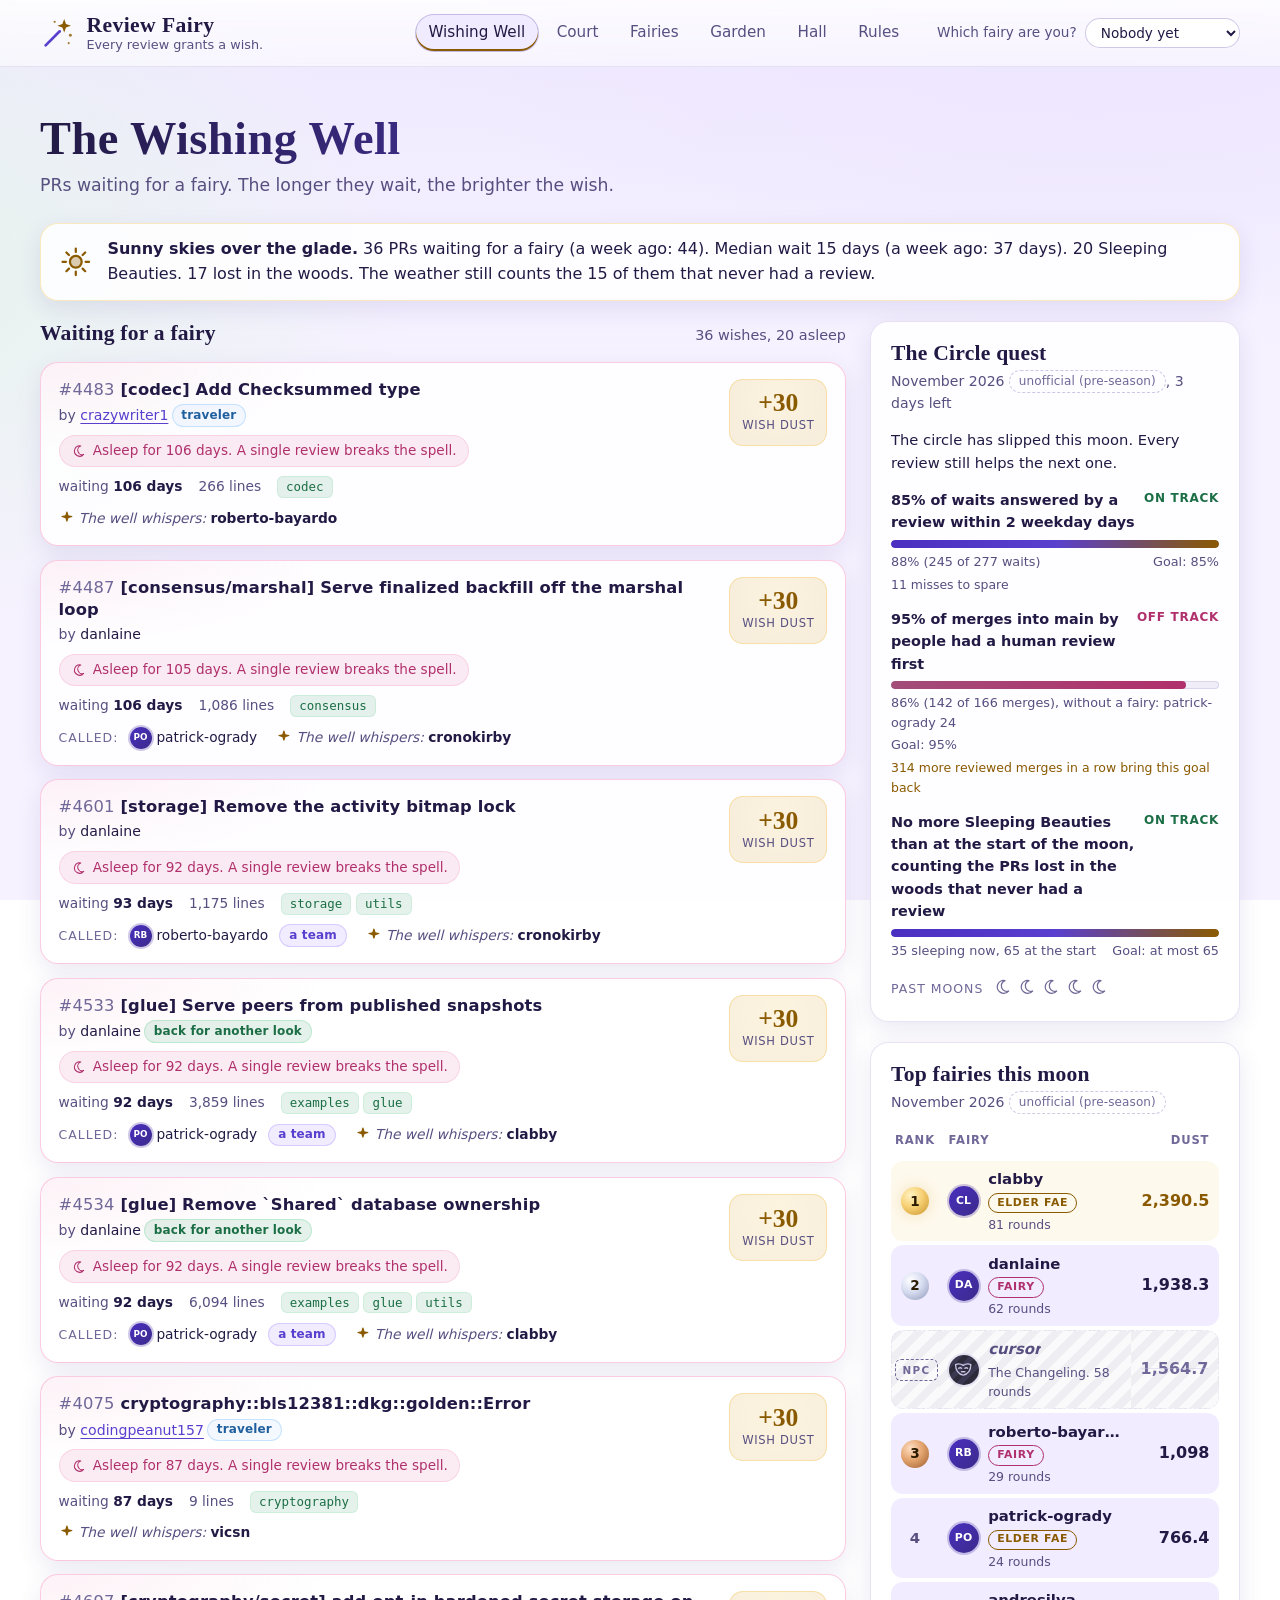
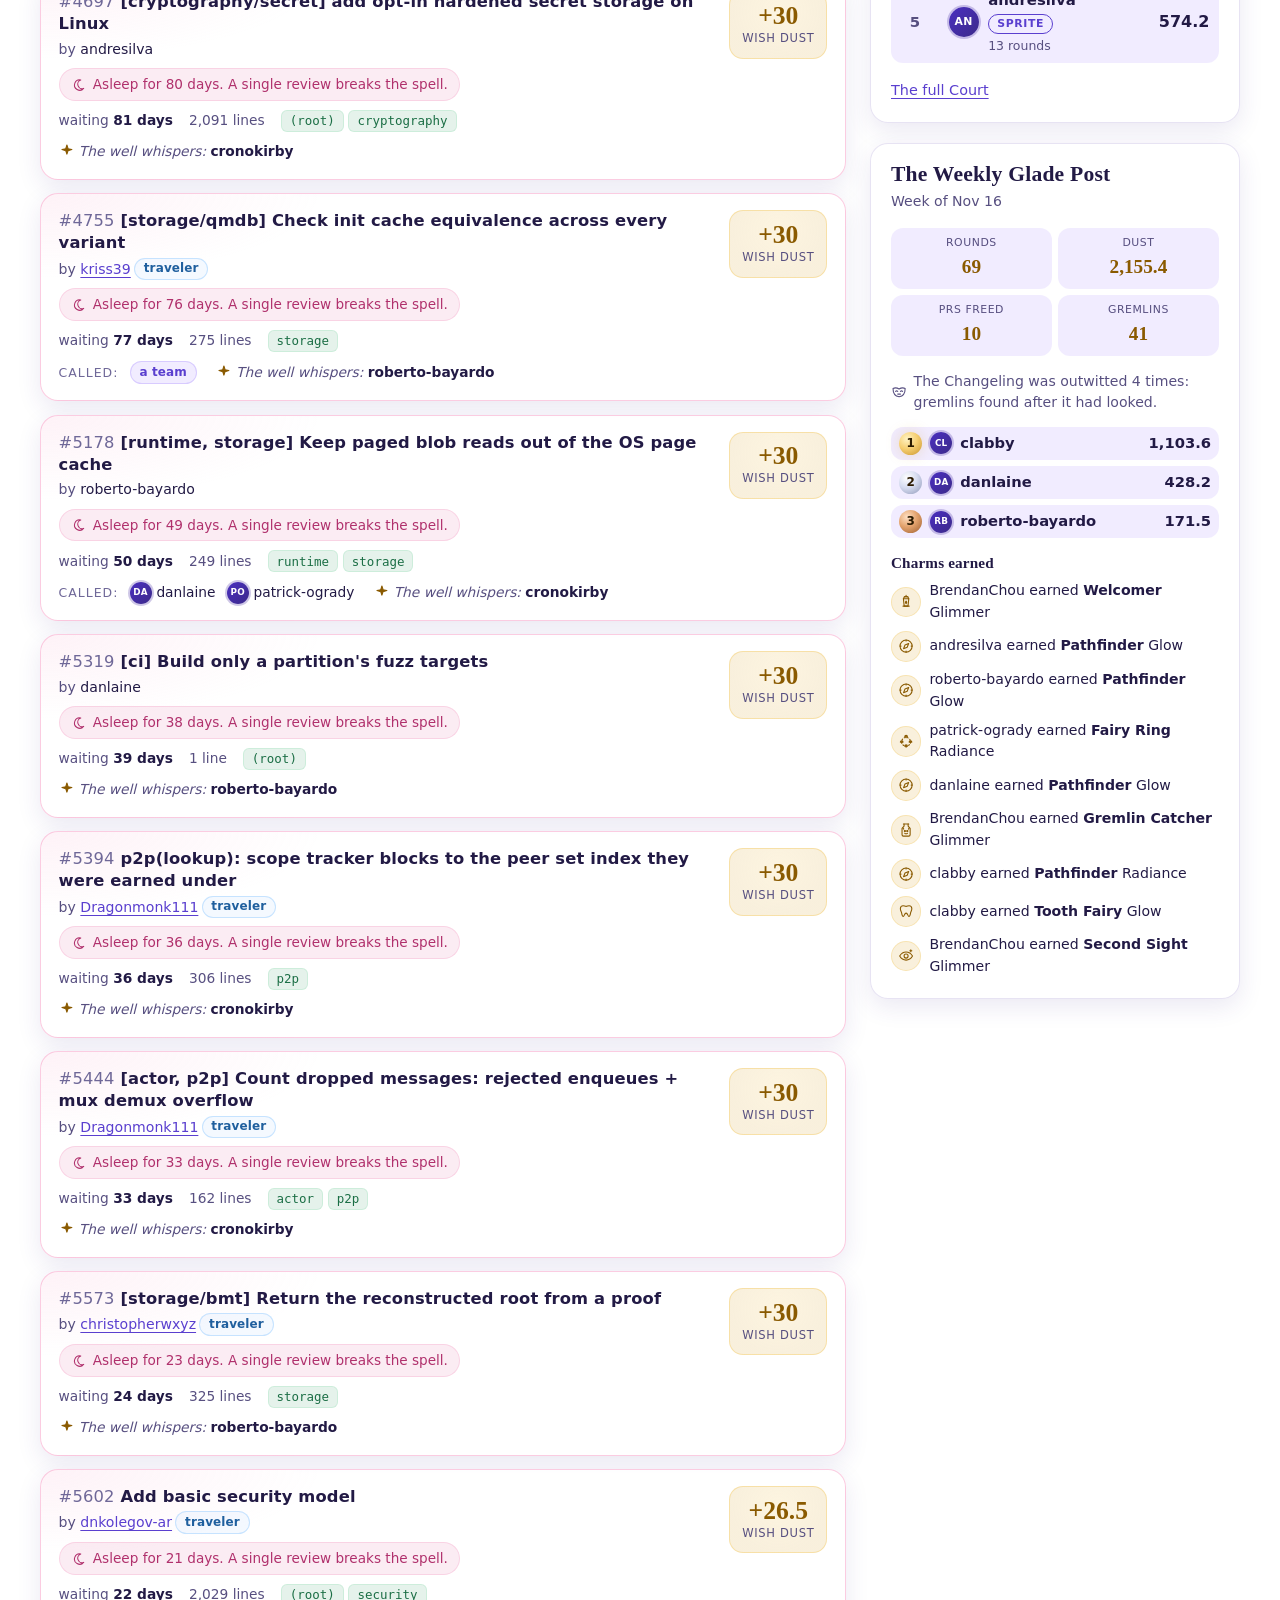
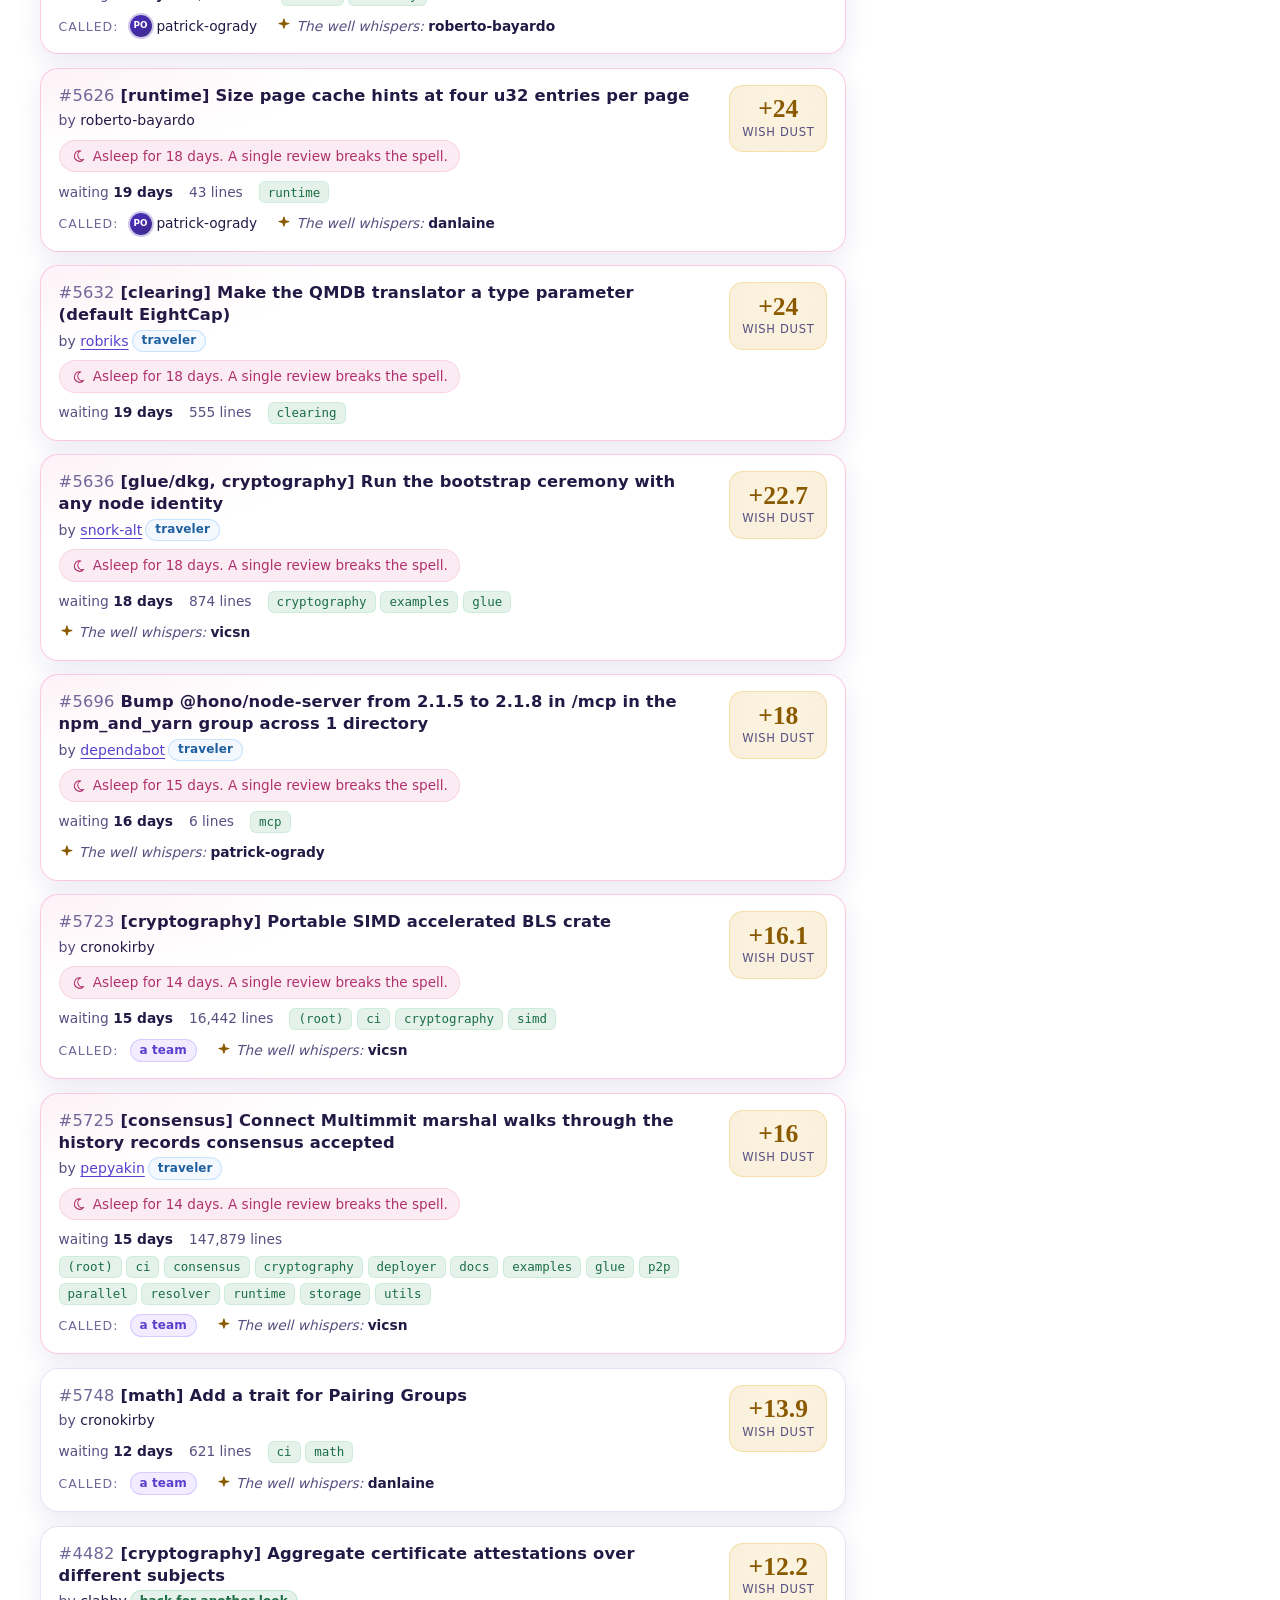
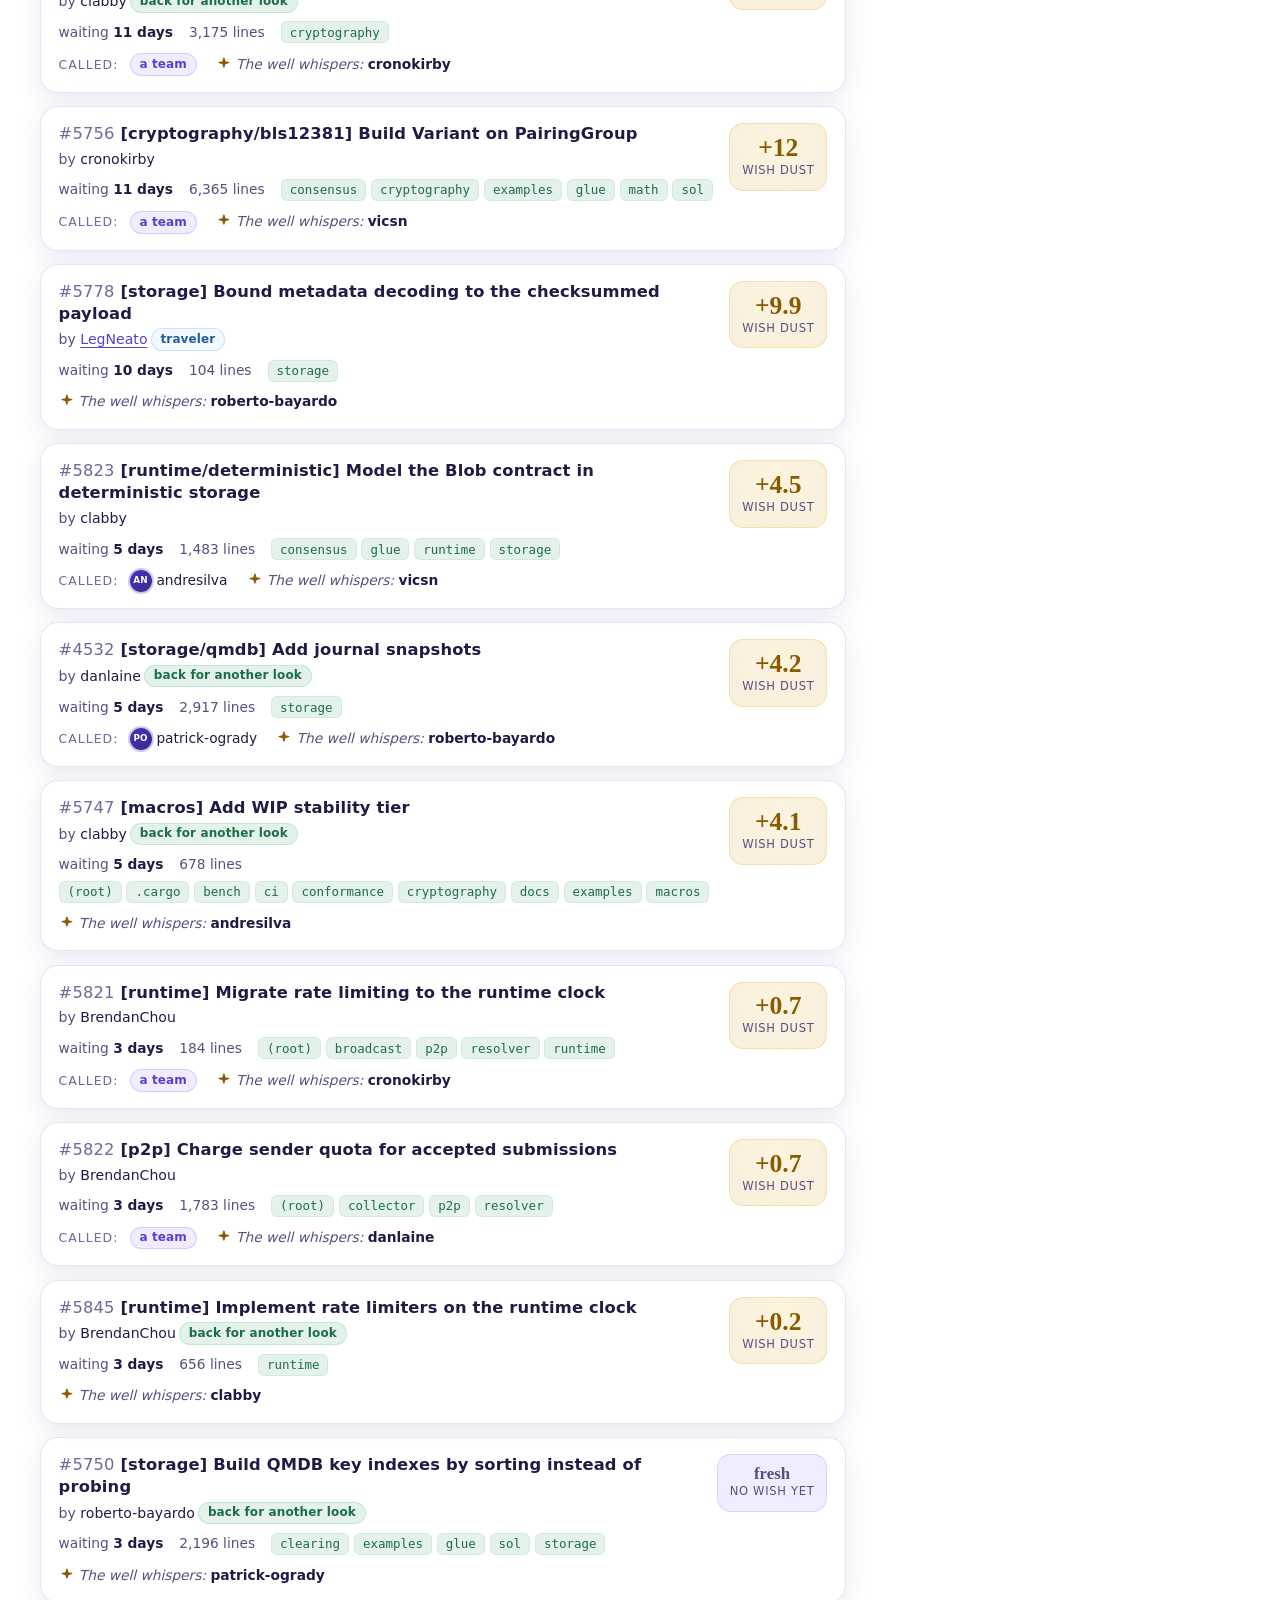
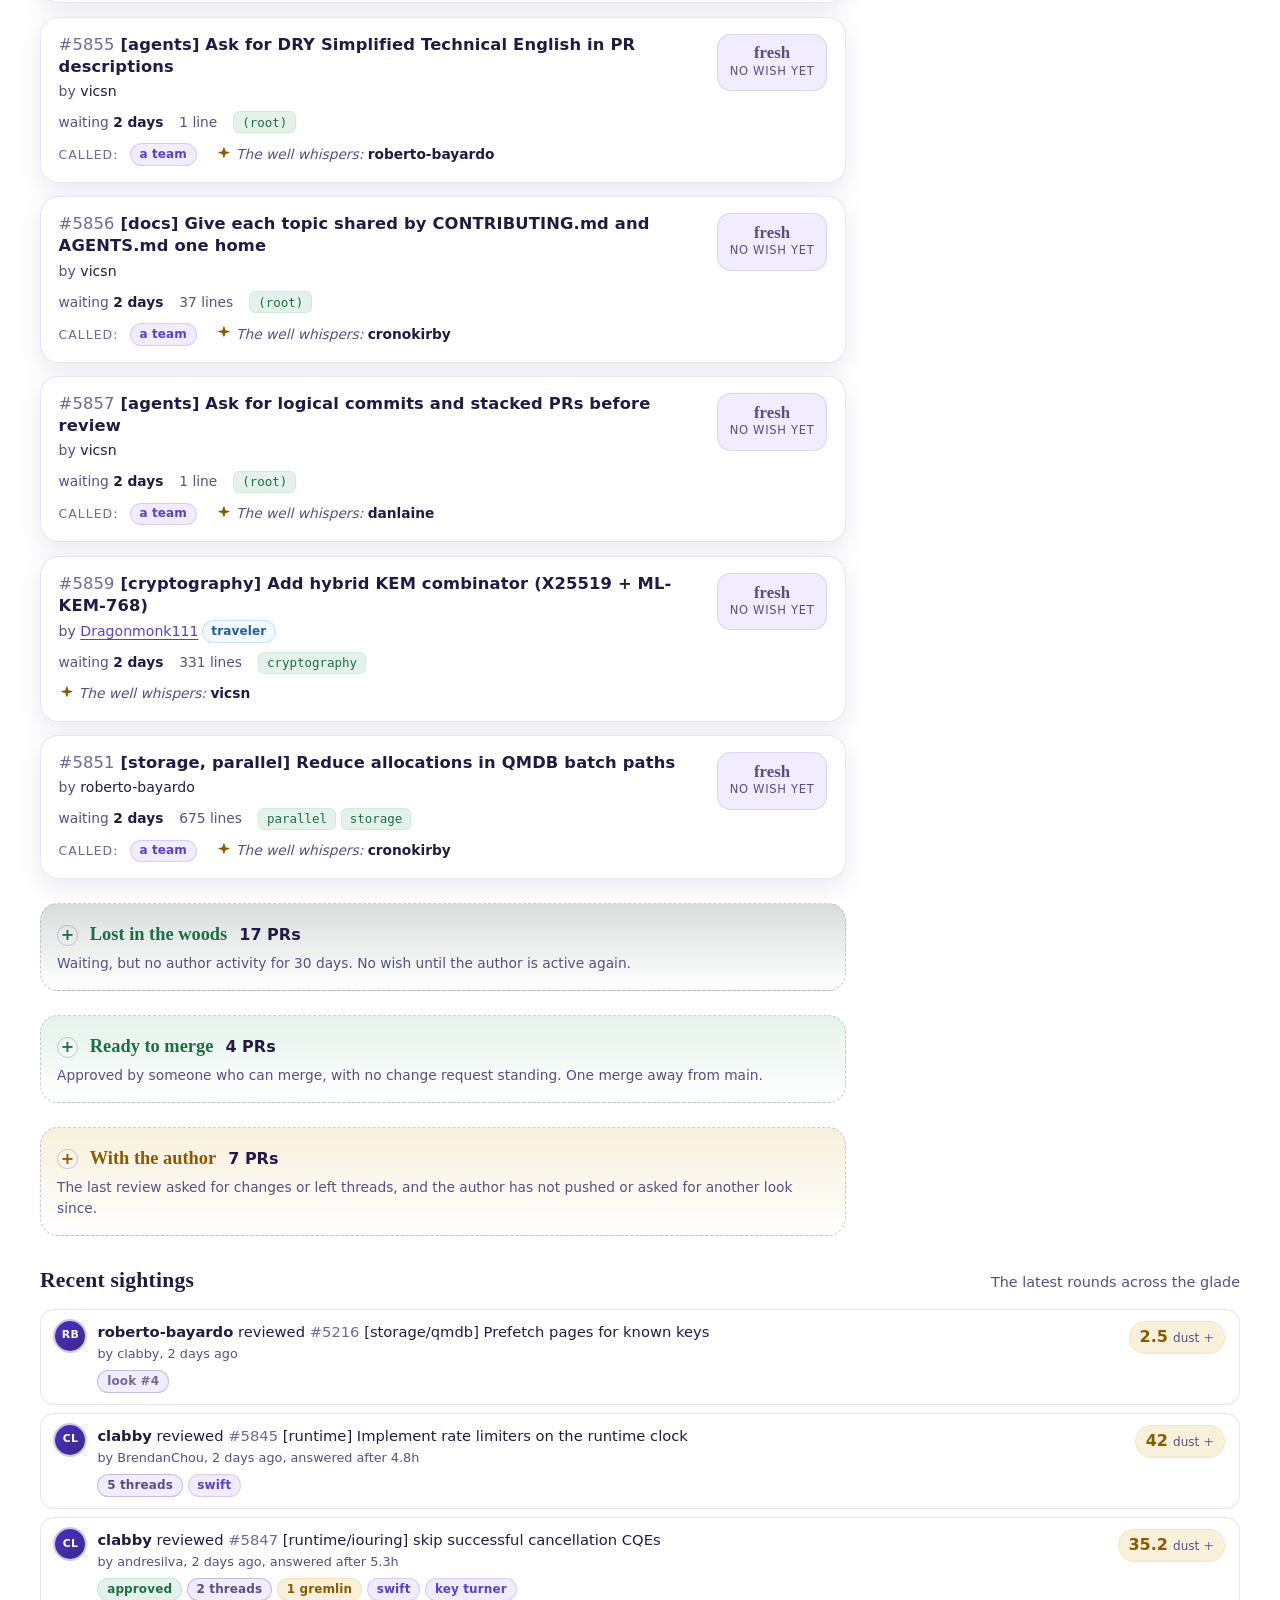
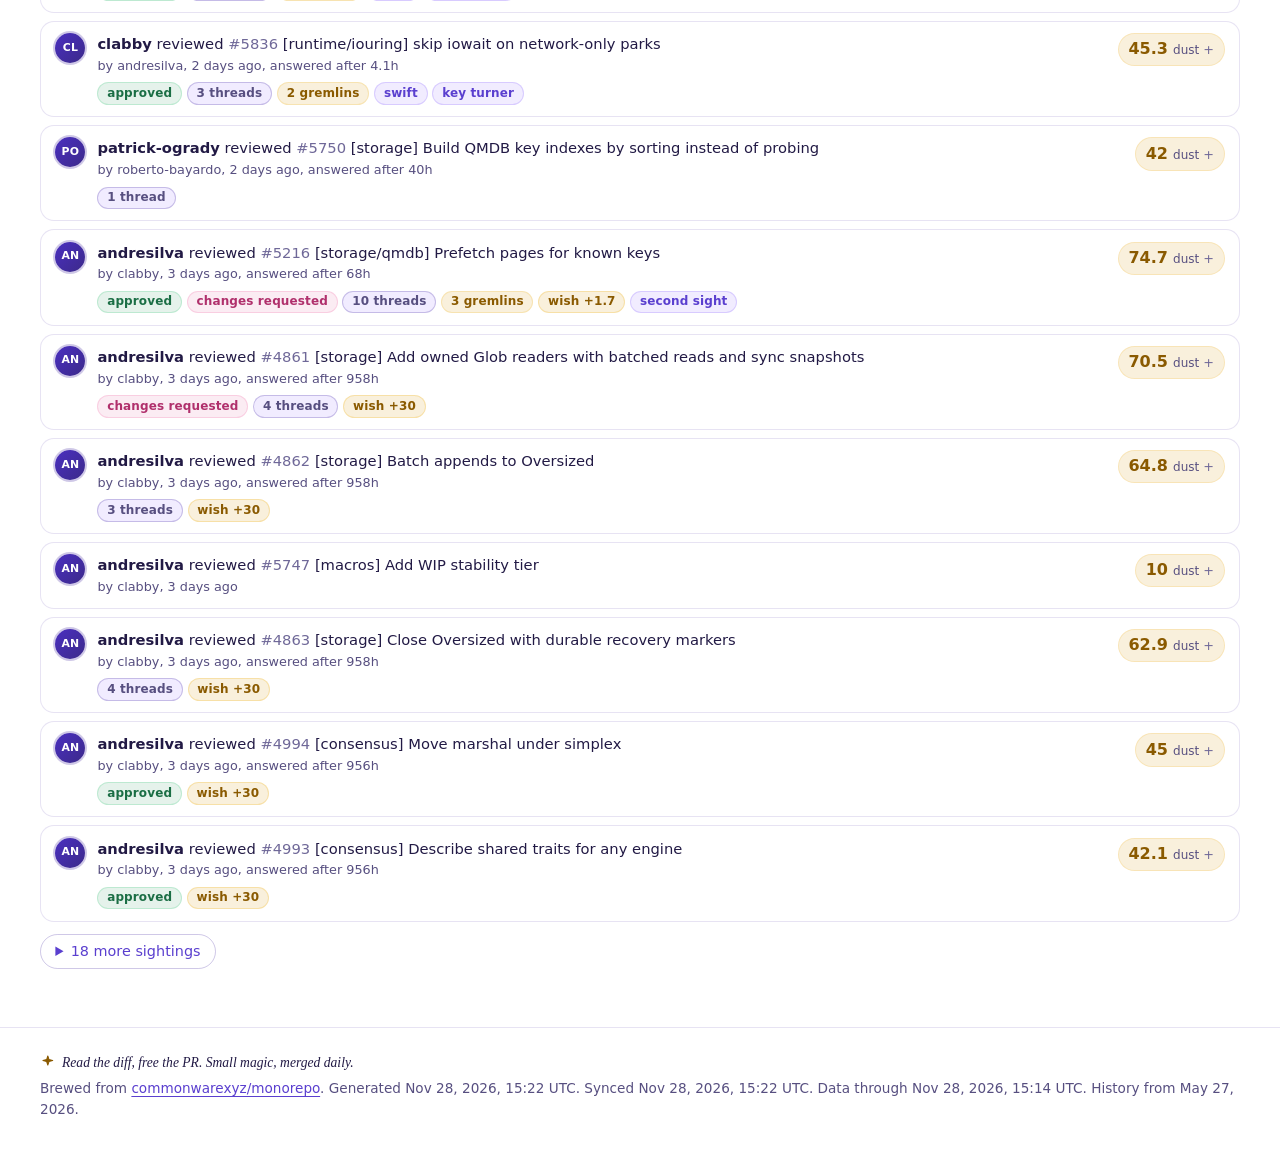
<file: index.html>
<!doctype html>
<html lang="en">
<head>
<meta charset="utf-8">
<meta name="viewport" content="width=device-width, initial-scale=1">
<meta name="robots" content="noindex, nofollow">
<meta name="color-scheme" content="dark light">
<meta name="description" content="Review Fairy: Every review grants a wish.">
<title>The Wishing Well | Review Fairy</title>
<link rel="icon" href="static/favicon.svg" type="image/svg+xml">
<link rel="stylesheet" href="static/fairy.css">
<script src="static/fairy.js" defer></script>
</head>
<body class="page-well">
<a class="skip-link" href="#main">Skip to content</a>
<header class="site-header">
  <div class="wrap header-inner">
    <a class="brand" href="index.html">
      <svg class="logo" viewBox="0 0 32 32" width="32" height="32" aria-hidden="true" focusable="false"><path d="M5 27 17.5 14.5" stroke="currentColor" stroke-width="2.4" stroke-linecap="round"/><path class="logo-star" d="M21.5 3.5l1.6 4.4 4.4 1.6-4.4 1.6-1.6 4.4-1.6-4.4-4.4-1.6 4.4-1.6z"/><circle class="logo-dot" cx="27" cy="18" r="1.3"/><circle class="logo-dot" cx="13" cy="6" r="1"/><circle class="logo-dot" cx="25.5" cy="25" r=".9"/></svg>
      <span class="brand-text"><span class="brand-name">Review Fairy</span><span class="brand-tag">Every review grants a wish.</span></span>
    </a>
    <nav class="site-nav" aria-label="Main">
      <ul>
        <li><a href="index.html" aria-current="page">Wishing Well</a></li>
        <li><a href="court.html">Court</a></li>
        <li><a href="fairies.html">Fairies</a></li>
        <li><a href="garden.html">Garden</a></li>
        <li><a href="hall.html">Hall</a></li>
        <li><a href="rules.html">Rules</a></li>
      </ul>
    </nav>
    <div class="picker" data-picker hidden>
      <label for="fairy-picker">Which fairy are you?</label>
      <select id="fairy-picker">
        <option value="">Nobody yet</option>
        <option value="patrick-ogrady">patrick-ogrady</option>
        <option value="clabby">clabby</option>
        <option value="roberto-bayardo">roberto-bayardo</option>
        <option value="danlaine">danlaine</option>
        <option value="andresilva">andresilva</option>
        <option value="cronokirby">cronokirby</option>
        <option value="BrendanChou">BrendanChou</option>
        <option value="vicsn">vicsn</option>
      </select>
    </div>
  </div>
</header>
<main id="main" class="wrap">
  <div class="page-head">
    <h1>The Wishing Well</h1>
    <p class="subtitle">PRs waiting for a fairy. The longer they wait, the brighter the wish.</p>
  </div>
<section class="weather-strip weather-sunny" aria-label="Queue weather">
  <svg class="icon weather-art weather-sunny" viewBox="0 0 24 24" width="24" height="24" fill="none" stroke="currentColor" stroke-width="1.6" stroke-linecap="round" stroke-linejoin="round" aria-hidden="true" focusable="false"><circle cx="12" cy="12" r="4.2" fill="currentColor" fill-opacity=".3"/><path d="M12 2.5v2.5M12 19v2.5M2.5 12H5M19 12h2.5M5.3 5.3l1.8 1.8M16.9 16.9l1.8 1.8M5.3 18.7l1.8-1.8M16.9 7.1l1.8-1.8"/></svg>
  <p><strong>Sunny skies over the glade.</strong> 36 PRs waiting for a fairy (a week ago: 44). Median wait 15 days (a week ago: 37 days). 20 Sleeping Beauties. 17 lost in the woods. The weather still counts the 15 of them that never had a review.</p>
</section>

<section class="panel summons-panel" data-summons hidden aria-labelledby="summons-h">
  <h2 id="summons-h"><svg class="icon sparkle-art" viewBox="0 0 24 24" width="24" height="24" fill="none" stroke="currentColor" stroke-width="1.6" stroke-linecap="round" stroke-linejoin="round" aria-hidden="true" focusable="false"><path d="M12 3l1.8 5.6L19.5 10l-5.7 1.6L12 17l-1.8-5.4L4.5 10l5.7-1.4z" fill="currentColor"/></svg> Your summons</h2>
  <div data-summons-for="andresilva" hidden>
    <div class="wish-list compact">
<article class="wish-card" data-pr="5823">
  <div class="wish-main">
    <h3 class="wish-title"><a href="https://github.com/commonwarexyz/monorepo/pull/5823"><span class="pr-num">#5823</span> [runtime/deterministic] Model the Blob contract in deterministic storage</a></h3>
    <p class="wish-by">
      by <a class="fairy-name" href="fairies/clabby.html" title="clabby">clabby</a>    </p>
    <ul class="wish-facts">
      <li title="Waiting since Nov 23, 2026, 17:28 UTC, 4 days counting weekdays">waiting <strong>5 days</strong></li>
      <li>1,483 lines</li>
      <li class="crates" aria-label="Crates"><span class="crate">consensus</span><span class="crate">glue</span><span class="crate">runtime</span><span class="crate">storage</span></li>
    </ul>
    <div class="wish-people">
      <p class="requested" title="Pending review requests on GitHub"><span class="label">Called:</span>
<span class="req" data-login="andresilva"><span class="avatar avatar-xs" aria-hidden="true"><span class="initials">AN</span><span class="photo" style="background-image: url('https://github.com/andresilva.png?size=96')"></span></span><a class="fairy-name" href="fairies/andresilva.html" title="andresilva">andresilva</a></span>      </p>
      <p class="whisper" data-login="vicsn" title="A suggested reviewer who knows these crates and has the lightest recent load. A hint, not a review request."><svg class="icon sparkle-art" viewBox="0 0 24 24" width="24" height="24" fill="none" stroke="currentColor" stroke-width="1.6" stroke-linecap="round" stroke-linejoin="round" aria-hidden="true" focusable="false"><path d="M12 3l1.8 5.6L19.5 10l-5.7 1.6L12 17l-1.8-5.4L4.5 10l5.7-1.4z" fill="currentColor"/></svg> The well whispers: <a class="fairy-name" href="fairies/vicsn.html" title="vicsn">vicsn</a></p>
    </div>
  </div>
  <div class="wish-value lit" title="Grant this wish for 4.5 dust.">
    <span class="wish-amt">+4.5</span><span class="wish-unit">wish dust</span>
  </div>
</article><article class="wish-card" data-pr="5747">
  <div class="wish-main">
    <h3 class="wish-title"><a href="https://github.com/commonwarexyz/monorepo/pull/5747"><span class="pr-num">#5747</span> [macros] Add WIP stability tier</a></h3>
    <p class="wish-by">
      by <a class="fairy-name" href="fairies/clabby.html" title="clabby">clabby</a><span class="tag tag-returning">back for another look</span>    </p>
    <ul class="wish-facts">
      <li title="Waiting since Nov 23, 2026, 22:43 UTC, 4 days counting weekdays">waiting <strong>5 days</strong></li>
      <li>678 lines</li>
      <li class="crates" aria-label="Crates"><span class="crate">(root)</span><span class="crate">.cargo</span><span class="crate">bench</span><span class="crate">ci</span><span class="crate">conformance</span><span class="crate">cryptography</span><span class="crate">docs</span><span class="crate">examples</span><span class="crate">macros</span></li>
    </ul>
    <div class="wish-people">
      <p class="whisper" data-login="andresilva" title="A suggested reviewer who knows these crates and has the lightest recent load. A hint, not a review request."><svg class="icon sparkle-art" viewBox="0 0 24 24" width="24" height="24" fill="none" stroke="currentColor" stroke-width="1.6" stroke-linecap="round" stroke-linejoin="round" aria-hidden="true" focusable="false"><path d="M12 3l1.8 5.6L19.5 10l-5.7 1.6L12 17l-1.8-5.4L4.5 10l5.7-1.4z" fill="currentColor"/></svg> The well whispers: <a class="fairy-name" href="fairies/andresilva.html" title="andresilva">andresilva</a></p>
    </div>
  </div>
  <div class="wish-value lit" title="Grant this wish for 4.1 dust.">
    <span class="wish-amt">+4.1</span><span class="wish-unit">wish dust</span>
  </div>
</article>    </div>
  </div>
  <div data-summons-for="BrendanChou" hidden>
    <div class="empty empty-moon"><svg class="icon moon-art full" viewBox="0 0 24 24" width="24" height="24" fill="none" stroke="currentColor" stroke-width="1.6" stroke-linecap="round" stroke-linejoin="round" aria-hidden="true" focusable="false"><circle cx="12" cy="12" r="8" fill="currentColor"/></svg><p>No summons. Go find a wish in the well.</p></div>
  </div>
  <div data-summons-for="clabby" hidden>
    <div class="wish-list compact">
<article class="wish-card sleeping" data-pr="4533">
  <div class="wish-main">
    <h3 class="wish-title"><a href="https://github.com/commonwarexyz/monorepo/pull/4533"><span class="pr-num">#4533</span> [glue] Serve peers from published snapshots</a></h3>
    <p class="wish-by">
      by <a class="fairy-name" href="fairies/danlaine.html" title="danlaine">danlaine</a><span class="tag tag-returning">back for another look</span>    </p>
    <p class="spell"><svg class="icon moon-art" viewBox="0 0 24 24" width="24" height="24" fill="none" stroke="currentColor" stroke-width="1.6" stroke-linecap="round" stroke-linejoin="round" aria-hidden="true" focusable="false"><path d="M15 4.5a8 8 0 1 0 4.5 13A6.5 6.5 0 0 1 15 4.5z"/></svg> Asleep for 92 days. A single review breaks the spell.</p>
    <ul class="wish-facts">
      <li title="Waiting since Aug 28, 2026, 15:16 UTC, 65 days counting weekdays">waiting <strong>92 days</strong></li>
      <li>3,859 lines</li>
      <li class="crates" aria-label="Crates"><span class="crate">examples</span><span class="crate">glue</span></li>
    </ul>
    <div class="wish-people">
      <p class="requested" title="Pending review requests on GitHub"><span class="label">Called:</span>
<span class="req" data-login="patrick-ogrady"><span class="avatar avatar-xs" aria-hidden="true"><span class="initials">PO</span><span class="photo" style="background-image: url('https://github.com/patrick-ogrady.png?size=96')"></span></span><a class="fairy-name" href="fairies/patrick-ogrady.html" title="patrick-ogrady">patrick-ogrady</a></span><span class="tag tag-team" title="A review request for a team GitHub does not show us">a team</span>      </p>
      <p class="whisper" data-login="clabby" title="A suggested reviewer who knows these crates and has the lightest recent load. A hint, not a review request."><svg class="icon sparkle-art" viewBox="0 0 24 24" width="24" height="24" fill="none" stroke="currentColor" stroke-width="1.6" stroke-linecap="round" stroke-linejoin="round" aria-hidden="true" focusable="false"><path d="M12 3l1.8 5.6L19.5 10l-5.7 1.6L12 17l-1.8-5.4L4.5 10l5.7-1.4z" fill="currentColor"/></svg> The well whispers: <a class="fairy-name" href="fairies/clabby.html" title="clabby">clabby</a></p>
    </div>
  </div>
  <div class="wish-value lit" title="Grant this wish for 30 dust.">
    <span class="wish-amt">+30</span><span class="wish-unit">wish dust</span>
  </div>
</article><article class="wish-card sleeping" data-pr="4534">
  <div class="wish-main">
    <h3 class="wish-title"><a href="https://github.com/commonwarexyz/monorepo/pull/4534"><span class="pr-num">#4534</span> [glue] Remove `Shared` database ownership</a></h3>
    <p class="wish-by">
      by <a class="fairy-name" href="fairies/danlaine.html" title="danlaine">danlaine</a><span class="tag tag-returning">back for another look</span>    </p>
    <p class="spell"><svg class="icon moon-art" viewBox="0 0 24 24" width="24" height="24" fill="none" stroke="currentColor" stroke-width="1.6" stroke-linecap="round" stroke-linejoin="round" aria-hidden="true" focusable="false"><path d="M15 4.5a8 8 0 1 0 4.5 13A6.5 6.5 0 0 1 15 4.5z"/></svg> Asleep for 92 days. A single review breaks the spell.</p>
    <ul class="wish-facts">
      <li title="Waiting since Aug 28, 2026, 15:35 UTC, 65 days counting weekdays">waiting <strong>92 days</strong></li>
      <li>6,094 lines</li>
      <li class="crates" aria-label="Crates"><span class="crate">examples</span><span class="crate">glue</span><span class="crate">utils</span></li>
    </ul>
    <div class="wish-people">
      <p class="requested" title="Pending review requests on GitHub"><span class="label">Called:</span>
<span class="req" data-login="patrick-ogrady"><span class="avatar avatar-xs" aria-hidden="true"><span class="initials">PO</span><span class="photo" style="background-image: url('https://github.com/patrick-ogrady.png?size=96')"></span></span><a class="fairy-name" href="fairies/patrick-ogrady.html" title="patrick-ogrady">patrick-ogrady</a></span><span class="tag tag-team" title="A review request for a team GitHub does not show us">a team</span>      </p>
      <p class="whisper" data-login="clabby" title="A suggested reviewer who knows these crates and has the lightest recent load. A hint, not a review request."><svg class="icon sparkle-art" viewBox="0 0 24 24" width="24" height="24" fill="none" stroke="currentColor" stroke-width="1.6" stroke-linecap="round" stroke-linejoin="round" aria-hidden="true" focusable="false"><path d="M12 3l1.8 5.6L19.5 10l-5.7 1.6L12 17l-1.8-5.4L4.5 10l5.7-1.4z" fill="currentColor"/></svg> The well whispers: <a class="fairy-name" href="fairies/clabby.html" title="clabby">clabby</a></p>
    </div>
  </div>
  <div class="wish-value lit" title="Grant this wish for 30 dust.">
    <span class="wish-amt">+30</span><span class="wish-unit">wish dust</span>
  </div>
</article><article class="wish-card" data-pr="5845">
  <div class="wish-main">
    <h3 class="wish-title"><a href="https://github.com/commonwarexyz/monorepo/pull/5845"><span class="pr-num">#5845</span> [runtime] Implement rate limiters on the runtime clock</a></h3>
    <p class="wish-by">
      by <a class="fairy-name" href="fairies/BrendanChou.html" title="BrendanChou">BrendanChou</a><span class="tag tag-returning">back for another look</span>    </p>
    <ul class="wish-facts">
      <li title="Waiting since Nov 25, 2026, 22:06 UTC, 2 days counting weekdays">waiting <strong>3 days</strong></li>
      <li>656 lines</li>
      <li class="crates" aria-label="Crates"><span class="crate">runtime</span></li>
    </ul>
    <div class="wish-people">
      <p class="whisper" data-login="clabby" title="A suggested reviewer who knows these crates and has the lightest recent load. A hint, not a review request."><svg class="icon sparkle-art" viewBox="0 0 24 24" width="24" height="24" fill="none" stroke="currentColor" stroke-width="1.6" stroke-linecap="round" stroke-linejoin="round" aria-hidden="true" focusable="false"><path d="M12 3l1.8 5.6L19.5 10l-5.7 1.6L12 17l-1.8-5.4L4.5 10l5.7-1.4z" fill="currentColor"/></svg> The well whispers: <a class="fairy-name" href="fairies/clabby.html" title="clabby">clabby</a></p>
    </div>
  </div>
  <div class="wish-value lit" title="Grant this wish for 0.2 dust.">
    <span class="wish-amt">+0.2</span><span class="wish-unit">wish dust</span>
  </div>
</article>    </div>
  </div>
  <div data-summons-for="cronokirby" hidden>
    <div class="wish-list compact">
<article class="wish-card sleeping" data-pr="4487">
  <div class="wish-main">
    <h3 class="wish-title"><a href="https://github.com/commonwarexyz/monorepo/pull/4487"><span class="pr-num">#4487</span> [consensus/marshal] Serve finalized backfill off the marshal loop</a></h3>
    <p class="wish-by">
      by <a class="fairy-name" href="fairies/danlaine.html" title="danlaine">danlaine</a>    </p>
    <p class="spell"><svg class="icon moon-art" viewBox="0 0 24 24" width="24" height="24" fill="none" stroke="currentColor" stroke-width="1.6" stroke-linecap="round" stroke-linejoin="round" aria-hidden="true" focusable="false"><path d="M15 4.5a8 8 0 1 0 4.5 13A6.5 6.5 0 0 1 15 4.5z"/></svg> Asleep for 105 days. A single review breaks the spell.</p>
    <ul class="wish-facts">
      <li title="Waiting since Aug 14, 2026, 19:58 UTC, 75 days counting weekdays">waiting <strong>106 days</strong></li>
      <li>1,086 lines</li>
      <li class="crates" aria-label="Crates"><span class="crate">consensus</span></li>
    </ul>
    <div class="wish-people">
      <p class="requested" title="Pending review requests on GitHub"><span class="label">Called:</span>
<span class="req" data-login="patrick-ogrady"><span class="avatar avatar-xs" aria-hidden="true"><span class="initials">PO</span><span class="photo" style="background-image: url('https://github.com/patrick-ogrady.png?size=96')"></span></span><a class="fairy-name" href="fairies/patrick-ogrady.html" title="patrick-ogrady">patrick-ogrady</a></span>      </p>
      <p class="whisper" data-login="cronokirby" title="A suggested reviewer who knows these crates and has the lightest recent load. A hint, not a review request."><svg class="icon sparkle-art" viewBox="0 0 24 24" width="24" height="24" fill="none" stroke="currentColor" stroke-width="1.6" stroke-linecap="round" stroke-linejoin="round" aria-hidden="true" focusable="false"><path d="M12 3l1.8 5.6L19.5 10l-5.7 1.6L12 17l-1.8-5.4L4.5 10l5.7-1.4z" fill="currentColor"/></svg> The well whispers: <a class="fairy-name" href="fairies/cronokirby.html" title="cronokirby">cronokirby</a></p>
    </div>
  </div>
  <div class="wish-value lit" title="Grant this wish for 30 dust.">
    <span class="wish-amt">+30</span><span class="wish-unit">wish dust</span>
  </div>
</article><article class="wish-card sleeping" data-pr="4601">
  <div class="wish-main">
    <h3 class="wish-title"><a href="https://github.com/commonwarexyz/monorepo/pull/4601"><span class="pr-num">#4601</span> [storage] Remove the activity bitmap lock</a></h3>
    <p class="wish-by">
      by <a class="fairy-name" href="fairies/danlaine.html" title="danlaine">danlaine</a>    </p>
    <p class="spell"><svg class="icon moon-art" viewBox="0 0 24 24" width="24" height="24" fill="none" stroke="currentColor" stroke-width="1.6" stroke-linecap="round" stroke-linejoin="round" aria-hidden="true" focusable="false"><path d="M15 4.5a8 8 0 1 0 4.5 13A6.5 6.5 0 0 1 15 4.5z"/></svg> Asleep for 92 days. A single review breaks the spell.</p>
    <ul class="wish-facts">
      <li title="Waiting since Aug 27, 2026, 21:27 UTC, 66 days counting weekdays">waiting <strong>93 days</strong></li>
      <li>1,175 lines</li>
      <li class="crates" aria-label="Crates"><span class="crate">storage</span><span class="crate">utils</span></li>
    </ul>
    <div class="wish-people">
      <p class="requested" title="Pending review requests on GitHub"><span class="label">Called:</span>
<span class="req" data-login="roberto-bayardo"><span class="avatar avatar-xs" aria-hidden="true"><span class="initials">RB</span><span class="photo" style="background-image: url('https://github.com/roberto-bayardo.png?size=96')"></span></span><a class="fairy-name" href="fairies/roberto-bayardo.html" title="roberto-bayardo">roberto-bayardo</a></span><span class="tag tag-team" title="A review request for a team GitHub does not show us">a team</span>      </p>
      <p class="whisper" data-login="cronokirby" title="A suggested reviewer who knows these crates and has the lightest recent load. A hint, not a review request."><svg class="icon sparkle-art" viewBox="0 0 24 24" width="24" height="24" fill="none" stroke="currentColor" stroke-width="1.6" stroke-linecap="round" stroke-linejoin="round" aria-hidden="true" focusable="false"><path d="M12 3l1.8 5.6L19.5 10l-5.7 1.6L12 17l-1.8-5.4L4.5 10l5.7-1.4z" fill="currentColor"/></svg> The well whispers: <a class="fairy-name" href="fairies/cronokirby.html" title="cronokirby">cronokirby</a></p>
    </div>
  </div>
  <div class="wish-value lit" title="Grant this wish for 30 dust.">
    <span class="wish-amt">+30</span><span class="wish-unit">wish dust</span>
  </div>
</article><article class="wish-card sleeping" data-pr="4697">
  <div class="wish-main">
    <h3 class="wish-title"><a href="https://github.com/commonwarexyz/monorepo/pull/4697"><span class="pr-num">#4697</span> [cryptography/secret] add opt-in hardened secret storage on Linux</a></h3>
    <p class="wish-by">
      by <a class="fairy-name" href="fairies/andresilva.html" title="andresilva">andresilva</a>    </p>
    <p class="spell"><svg class="icon moon-art" viewBox="0 0 24 24" width="24" height="24" fill="none" stroke="currentColor" stroke-width="1.6" stroke-linecap="round" stroke-linejoin="round" aria-hidden="true" focusable="false"><path d="M15 4.5a8 8 0 1 0 4.5 13A6.5 6.5 0 0 1 15 4.5z"/></svg> Asleep for 80 days. A single review breaks the spell.</p>
    <ul class="wish-facts">
      <li title="Waiting since Sep 8, 2026, 17:45 UTC, 58 days counting weekdays">waiting <strong>81 days</strong></li>
      <li>2,091 lines</li>
      <li class="crates" aria-label="Crates"><span class="crate">(root)</span><span class="crate">cryptography</span></li>
    </ul>
    <div class="wish-people">
      <p class="whisper" data-login="cronokirby" title="A suggested reviewer who knows these crates and has the lightest recent load. A hint, not a review request."><svg class="icon sparkle-art" viewBox="0 0 24 24" width="24" height="24" fill="none" stroke="currentColor" stroke-width="1.6" stroke-linecap="round" stroke-linejoin="round" aria-hidden="true" focusable="false"><path d="M12 3l1.8 5.6L19.5 10l-5.7 1.6L12 17l-1.8-5.4L4.5 10l5.7-1.4z" fill="currentColor"/></svg> The well whispers: <a class="fairy-name" href="fairies/cronokirby.html" title="cronokirby">cronokirby</a></p>
    </div>
  </div>
  <div class="wish-value lit" title="Grant this wish for 30 dust.">
    <span class="wish-amt">+30</span><span class="wish-unit">wish dust</span>
  </div>
</article><article class="wish-card sleeping" data-pr="5178">
  <div class="wish-main">
    <h3 class="wish-title"><a href="https://github.com/commonwarexyz/monorepo/pull/5178"><span class="pr-num">#5178</span> [runtime, storage] Keep paged blob reads out of the OS page cache</a></h3>
    <p class="wish-by">
      by <a class="fairy-name" href="fairies/roberto-bayardo.html" title="roberto-bayardo">roberto-bayardo</a>    </p>
    <p class="spell"><svg class="icon moon-art" viewBox="0 0 24 24" width="24" height="24" fill="none" stroke="currentColor" stroke-width="1.6" stroke-linecap="round" stroke-linejoin="round" aria-hidden="true" focusable="false"><path d="M15 4.5a8 8 0 1 0 4.5 13A6.5 6.5 0 0 1 15 4.5z"/></svg> Asleep for 49 days. A single review breaks the spell.</p>
    <ul class="wish-facts">
      <li title="Waiting since Oct 9, 2026, 20:14 UTC, 35 days counting weekdays">waiting <strong>50 days</strong></li>
      <li>249 lines</li>
      <li class="crates" aria-label="Crates"><span class="crate">runtime</span><span class="crate">storage</span></li>
    </ul>
    <div class="wish-people">
      <p class="requested" title="Pending review requests on GitHub"><span class="label">Called:</span>
<span class="req" data-login="danlaine"><span class="avatar avatar-xs" aria-hidden="true"><span class="initials">DA</span><span class="photo" style="background-image: url('https://github.com/danlaine.png?size=96')"></span></span><a class="fairy-name" href="fairies/danlaine.html" title="danlaine">danlaine</a></span><span class="req" data-login="patrick-ogrady"><span class="avatar avatar-xs" aria-hidden="true"><span class="initials">PO</span><span class="photo" style="background-image: url('https://github.com/patrick-ogrady.png?size=96')"></span></span><a class="fairy-name" href="fairies/patrick-ogrady.html" title="patrick-ogrady">patrick-ogrady</a></span>      </p>
      <p class="whisper" data-login="cronokirby" title="A suggested reviewer who knows these crates and has the lightest recent load. A hint, not a review request."><svg class="icon sparkle-art" viewBox="0 0 24 24" width="24" height="24" fill="none" stroke="currentColor" stroke-width="1.6" stroke-linecap="round" stroke-linejoin="round" aria-hidden="true" focusable="false"><path d="M12 3l1.8 5.6L19.5 10l-5.7 1.6L12 17l-1.8-5.4L4.5 10l5.7-1.4z" fill="currentColor"/></svg> The well whispers: <a class="fairy-name" href="fairies/cronokirby.html" title="cronokirby">cronokirby</a></p>
    </div>
  </div>
  <div class="wish-value lit" title="Grant this wish for 30 dust.">
    <span class="wish-amt">+30</span><span class="wish-unit">wish dust</span>
  </div>
</article><article class="wish-card sleeping" data-pr="5394">
  <div class="wish-main">
    <h3 class="wish-title"><a href="https://github.com/commonwarexyz/monorepo/pull/5394"><span class="pr-num">#5394</span> p2p(lookup): scope tracker blocks to the peer set index they were earned under</a></h3>
    <p class="wish-by">
      by <a class="outsider" href="https://github.com/Dragonmonk111">Dragonmonk111</a><span class="tag tag-external" title="Author is outside the core team">traveler</span>    </p>
    <p class="spell"><svg class="icon moon-art" viewBox="0 0 24 24" width="24" height="24" fill="none" stroke="currentColor" stroke-width="1.6" stroke-linecap="round" stroke-linejoin="round" aria-hidden="true" focusable="false"><path d="M15 4.5a8 8 0 1 0 4.5 13A6.5 6.5 0 0 1 15 4.5z"/></svg> Asleep for 36 days. A single review breaks the spell.</p>
    <ul class="wish-facts">
      <li title="Waiting since Oct 23, 2026, 04:51 UTC, 26 days counting weekdays">waiting <strong>36 days</strong></li>
      <li>306 lines</li>
      <li class="crates" aria-label="Crates"><span class="crate">p2p</span></li>
    </ul>
    <div class="wish-people">
      <p class="whisper" data-login="cronokirby" title="A suggested reviewer who knows these crates and has the lightest recent load. A hint, not a review request."><svg class="icon sparkle-art" viewBox="0 0 24 24" width="24" height="24" fill="none" stroke="currentColor" stroke-width="1.6" stroke-linecap="round" stroke-linejoin="round" aria-hidden="true" focusable="false"><path d="M12 3l1.8 5.6L19.5 10l-5.7 1.6L12 17l-1.8-5.4L4.5 10l5.7-1.4z" fill="currentColor"/></svg> The well whispers: <a class="fairy-name" href="fairies/cronokirby.html" title="cronokirby">cronokirby</a></p>
    </div>
  </div>
  <div class="wish-value lit" title="Grant this wish for 30 dust.">
    <span class="wish-amt">+30</span><span class="wish-unit">wish dust</span>
  </div>
</article><article class="wish-card sleeping" data-pr="5444">
  <div class="wish-main">
    <h3 class="wish-title"><a href="https://github.com/commonwarexyz/monorepo/pull/5444"><span class="pr-num">#5444</span> [actor, p2p] Count dropped messages: rejected enqueues + mux demux overflow</a></h3>
    <p class="wish-by">
      by <a class="outsider" href="https://github.com/Dragonmonk111">Dragonmonk111</a><span class="tag tag-external" title="Author is outside the core team">traveler</span>    </p>
    <p class="spell"><svg class="icon moon-art" viewBox="0 0 24 24" width="24" height="24" fill="none" stroke="currentColor" stroke-width="1.6" stroke-linecap="round" stroke-linejoin="round" aria-hidden="true" focusable="false"><path d="M15 4.5a8 8 0 1 0 4.5 13A6.5 6.5 0 0 1 15 4.5z"/></svg> Asleep for 33 days. A single review breaks the spell.</p>
    <ul class="wish-facts">
      <li title="Waiting since Oct 26, 2026, 12:07 UTC, 24 days counting weekdays">waiting <strong>33 days</strong></li>
      <li>162 lines</li>
      <li class="crates" aria-label="Crates"><span class="crate">actor</span><span class="crate">p2p</span></li>
    </ul>
    <div class="wish-people">
      <p class="whisper" data-login="cronokirby" title="A suggested reviewer who knows these crates and has the lightest recent load. A hint, not a review request."><svg class="icon sparkle-art" viewBox="0 0 24 24" width="24" height="24" fill="none" stroke="currentColor" stroke-width="1.6" stroke-linecap="round" stroke-linejoin="round" aria-hidden="true" focusable="false"><path d="M12 3l1.8 5.6L19.5 10l-5.7 1.6L12 17l-1.8-5.4L4.5 10l5.7-1.4z" fill="currentColor"/></svg> The well whispers: <a class="fairy-name" href="fairies/cronokirby.html" title="cronokirby">cronokirby</a></p>
    </div>
  </div>
  <div class="wish-value lit" title="Grant this wish for 30 dust.">
    <span class="wish-amt">+30</span><span class="wish-unit">wish dust</span>
  </div>
</article><article class="wish-card" data-pr="4482">
  <div class="wish-main">
    <h3 class="wish-title"><a href="https://github.com/commonwarexyz/monorepo/pull/4482"><span class="pr-num">#4482</span> [cryptography] Aggregate certificate attestations over different subjects</a></h3>
    <p class="wish-by">
      by <a class="fairy-name" href="fairies/clabby.html" title="clabby">clabby</a><span class="tag tag-returning">back for another look</span>    </p>
    <ul class="wish-facts">
      <li title="Waiting since Nov 17, 2026, 21:04 UTC, 8 days counting weekdays">waiting <strong>11 days</strong></li>
      <li>3,175 lines</li>
      <li class="crates" aria-label="Crates"><span class="crate">cryptography</span></li>
    </ul>
    <div class="wish-people">
      <p class="requested" title="Pending review requests on GitHub"><span class="label">Called:</span>
<span class="tag tag-team" title="A review request for a team GitHub does not show us">a team</span>      </p>
      <p class="whisper" data-login="cronokirby" title="A suggested reviewer who knows these crates and has the lightest recent load. A hint, not a review request."><svg class="icon sparkle-art" viewBox="0 0 24 24" width="24" height="24" fill="none" stroke="currentColor" stroke-width="1.6" stroke-linecap="round" stroke-linejoin="round" aria-hidden="true" focusable="false"><path d="M12 3l1.8 5.6L19.5 10l-5.7 1.6L12 17l-1.8-5.4L4.5 10l5.7-1.4z" fill="currentColor"/></svg> The well whispers: <a class="fairy-name" href="fairies/cronokirby.html" title="cronokirby">cronokirby</a></p>
    </div>
  </div>
  <div class="wish-value lit" title="Grant this wish for 12.2 dust.">
    <span class="wish-amt">+12.2</span><span class="wish-unit">wish dust</span>
  </div>
</article><article class="wish-card" data-pr="5821">
  <div class="wish-main">
    <h3 class="wish-title"><a href="https://github.com/commonwarexyz/monorepo/pull/5821"><span class="pr-num">#5821</span> [runtime] Migrate rate limiting to the runtime clock</a></h3>
    <p class="wish-by">
      by <a class="fairy-name" href="fairies/BrendanChou.html" title="BrendanChou">BrendanChou</a>    </p>
    <ul class="wish-facts">
      <li title="Waiting since Nov 25, 2026, 15:33 UTC, 2 days counting weekdays">waiting <strong>3 days</strong></li>
      <li>184 lines</li>
      <li class="crates" aria-label="Crates"><span class="crate">(root)</span><span class="crate">broadcast</span><span class="crate">p2p</span><span class="crate">resolver</span><span class="crate">runtime</span></li>
    </ul>
    <div class="wish-people">
      <p class="requested" title="Pending review requests on GitHub"><span class="label">Called:</span>
<span class="tag tag-team" title="A review request for a team GitHub does not show us">a team</span>      </p>
      <p class="whisper" data-login="cronokirby" title="A suggested reviewer who knows these crates and has the lightest recent load. A hint, not a review request."><svg class="icon sparkle-art" viewBox="0 0 24 24" width="24" height="24" fill="none" stroke="currentColor" stroke-width="1.6" stroke-linecap="round" stroke-linejoin="round" aria-hidden="true" focusable="false"><path d="M12 3l1.8 5.6L19.5 10l-5.7 1.6L12 17l-1.8-5.4L4.5 10l5.7-1.4z" fill="currentColor"/></svg> The well whispers: <a class="fairy-name" href="fairies/cronokirby.html" title="cronokirby">cronokirby</a></p>
    </div>
  </div>
  <div class="wish-value lit" title="Grant this wish for 0.7 dust.">
    <span class="wish-amt">+0.7</span><span class="wish-unit">wish dust</span>
  </div>
</article><article class="wish-card" data-pr="5856">
  <div class="wish-main">
    <h3 class="wish-title"><a href="https://github.com/commonwarexyz/monorepo/pull/5856"><span class="pr-num">#5856</span> [docs] Give each topic shared by CONTRIBUTING.md and AGENTS.md one home</a></h3>
    <p class="wish-by">
      by <a class="fairy-name" href="fairies/vicsn.html" title="vicsn">vicsn</a>    </p>
    <ul class="wish-facts">
      <li title="Waiting since Nov 26, 2026, 10:22 UTC, 2 days counting weekdays">waiting <strong>2 days</strong></li>
      <li>37 lines</li>
      <li class="crates" aria-label="Crates"><span class="crate">(root)</span></li>
    </ul>
    <div class="wish-people">
      <p class="requested" title="Pending review requests on GitHub"><span class="label">Called:</span>
<span class="tag tag-team" title="A review request for a team GitHub does not show us">a team</span>      </p>
      <p class="whisper" data-login="cronokirby" title="A suggested reviewer who knows these crates and has the lightest recent load. A hint, not a review request."><svg class="icon sparkle-art" viewBox="0 0 24 24" width="24" height="24" fill="none" stroke="currentColor" stroke-width="1.6" stroke-linecap="round" stroke-linejoin="round" aria-hidden="true" focusable="false"><path d="M12 3l1.8 5.6L19.5 10l-5.7 1.6L12 17l-1.8-5.4L4.5 10l5.7-1.4z" fill="currentColor"/></svg> The well whispers: <a class="fairy-name" href="fairies/cronokirby.html" title="cronokirby">cronokirby</a></p>
    </div>
  </div>
  <div class="wish-value" title="Grant this wish for 0 dust.">
    <span class="wish-amt small">fresh</span><span class="wish-unit">no wish yet</span>
  </div>
</article><article class="wish-card" data-pr="5851">
  <div class="wish-main">
    <h3 class="wish-title"><a href="https://github.com/commonwarexyz/monorepo/pull/5851"><span class="pr-num">#5851</span> [storage, parallel] Reduce allocations in QMDB batch paths</a></h3>
    <p class="wish-by">
      by <a class="fairy-name" href="fairies/roberto-bayardo.html" title="roberto-bayardo">roberto-bayardo</a>    </p>
    <ul class="wish-facts">
      <li title="Waiting since Nov 26, 2026, 15:38 UTC, 1 day counting weekdays">waiting <strong>2 days</strong></li>
      <li>675 lines</li>
      <li class="crates" aria-label="Crates"><span class="crate">parallel</span><span class="crate">storage</span></li>
    </ul>
    <div class="wish-people">
      <p class="requested" title="Pending review requests on GitHub"><span class="label">Called:</span>
<span class="tag tag-team" title="A review request for a team GitHub does not show us">a team</span>      </p>
      <p class="whisper" data-login="cronokirby" title="A suggested reviewer who knows these crates and has the lightest recent load. A hint, not a review request."><svg class="icon sparkle-art" viewBox="0 0 24 24" width="24" height="24" fill="none" stroke="currentColor" stroke-width="1.6" stroke-linecap="round" stroke-linejoin="round" aria-hidden="true" focusable="false"><path d="M12 3l1.8 5.6L19.5 10l-5.7 1.6L12 17l-1.8-5.4L4.5 10l5.7-1.4z" fill="currentColor"/></svg> The well whispers: <a class="fairy-name" href="fairies/cronokirby.html" title="cronokirby">cronokirby</a></p>
    </div>
  </div>
  <div class="wish-value" title="Grant this wish for 0 dust.">
    <span class="wish-amt small">fresh</span><span class="wish-unit">no wish yet</span>
  </div>
</article>    </div>
  </div>
  <div data-summons-for="danlaine" hidden>
    <div class="wish-list compact">
<article class="wish-card sleeping" data-pr="5178">
  <div class="wish-main">
    <h3 class="wish-title"><a href="https://github.com/commonwarexyz/monorepo/pull/5178"><span class="pr-num">#5178</span> [runtime, storage] Keep paged blob reads out of the OS page cache</a></h3>
    <p class="wish-by">
      by <a class="fairy-name" href="fairies/roberto-bayardo.html" title="roberto-bayardo">roberto-bayardo</a>    </p>
    <p class="spell"><svg class="icon moon-art" viewBox="0 0 24 24" width="24" height="24" fill="none" stroke="currentColor" stroke-width="1.6" stroke-linecap="round" stroke-linejoin="round" aria-hidden="true" focusable="false"><path d="M15 4.5a8 8 0 1 0 4.5 13A6.5 6.5 0 0 1 15 4.5z"/></svg> Asleep for 49 days. A single review breaks the spell.</p>
    <ul class="wish-facts">
      <li title="Waiting since Oct 9, 2026, 20:14 UTC, 35 days counting weekdays">waiting <strong>50 days</strong></li>
      <li>249 lines</li>
      <li class="crates" aria-label="Crates"><span class="crate">runtime</span><span class="crate">storage</span></li>
    </ul>
    <div class="wish-people">
      <p class="requested" title="Pending review requests on GitHub"><span class="label">Called:</span>
<span class="req" data-login="danlaine"><span class="avatar avatar-xs" aria-hidden="true"><span class="initials">DA</span><span class="photo" style="background-image: url('https://github.com/danlaine.png?size=96')"></span></span><a class="fairy-name" href="fairies/danlaine.html" title="danlaine">danlaine</a></span><span class="req" data-login="patrick-ogrady"><span class="avatar avatar-xs" aria-hidden="true"><span class="initials">PO</span><span class="photo" style="background-image: url('https://github.com/patrick-ogrady.png?size=96')"></span></span><a class="fairy-name" href="fairies/patrick-ogrady.html" title="patrick-ogrady">patrick-ogrady</a></span>      </p>
      <p class="whisper" data-login="cronokirby" title="A suggested reviewer who knows these crates and has the lightest recent load. A hint, not a review request."><svg class="icon sparkle-art" viewBox="0 0 24 24" width="24" height="24" fill="none" stroke="currentColor" stroke-width="1.6" stroke-linecap="round" stroke-linejoin="round" aria-hidden="true" focusable="false"><path d="M12 3l1.8 5.6L19.5 10l-5.7 1.6L12 17l-1.8-5.4L4.5 10l5.7-1.4z" fill="currentColor"/></svg> The well whispers: <a class="fairy-name" href="fairies/cronokirby.html" title="cronokirby">cronokirby</a></p>
    </div>
  </div>
  <div class="wish-value lit" title="Grant this wish for 30 dust.">
    <span class="wish-amt">+30</span><span class="wish-unit">wish dust</span>
  </div>
</article><article class="wish-card sleeping" data-pr="5626">
  <div class="wish-main">
    <h3 class="wish-title"><a href="https://github.com/commonwarexyz/monorepo/pull/5626"><span class="pr-num">#5626</span> [runtime] Size page cache hints at four u32 entries per page</a></h3>
    <p class="wish-by">
      by <a class="fairy-name" href="fairies/roberto-bayardo.html" title="roberto-bayardo">roberto-bayardo</a>    </p>
    <p class="spell"><svg class="icon moon-art" viewBox="0 0 24 24" width="24" height="24" fill="none" stroke="currentColor" stroke-width="1.6" stroke-linecap="round" stroke-linejoin="round" aria-hidden="true" focusable="false"><path d="M15 4.5a8 8 0 1 0 4.5 13A6.5 6.5 0 0 1 15 4.5z"/></svg> Asleep for 18 days. A single review breaks the spell.</p>
    <ul class="wish-facts">
      <li title="Waiting since Nov 10, 2026, 00:21 UTC, 14 days counting weekdays">waiting <strong>19 days</strong></li>
      <li>43 lines</li>
      <li class="crates" aria-label="Crates"><span class="crate">runtime</span></li>
    </ul>
    <div class="wish-people">
      <p class="requested" title="Pending review requests on GitHub"><span class="label">Called:</span>
<span class="req" data-login="patrick-ogrady"><span class="avatar avatar-xs" aria-hidden="true"><span class="initials">PO</span><span class="photo" style="background-image: url('https://github.com/patrick-ogrady.png?size=96')"></span></span><a class="fairy-name" href="fairies/patrick-ogrady.html" title="patrick-ogrady">patrick-ogrady</a></span>      </p>
      <p class="whisper" data-login="danlaine" title="A suggested reviewer who knows these crates and has the lightest recent load. A hint, not a review request."><svg class="icon sparkle-art" viewBox="0 0 24 24" width="24" height="24" fill="none" stroke="currentColor" stroke-width="1.6" stroke-linecap="round" stroke-linejoin="round" aria-hidden="true" focusable="false"><path d="M12 3l1.8 5.6L19.5 10l-5.7 1.6L12 17l-1.8-5.4L4.5 10l5.7-1.4z" fill="currentColor"/></svg> The well whispers: <a class="fairy-name" href="fairies/danlaine.html" title="danlaine">danlaine</a></p>
    </div>
  </div>
  <div class="wish-value lit" title="Grant this wish for 24 dust.">
    <span class="wish-amt">+24</span><span class="wish-unit">wish dust</span>
  </div>
</article><article class="wish-card" data-pr="5748">
  <div class="wish-main">
    <h3 class="wish-title"><a href="https://github.com/commonwarexyz/monorepo/pull/5748"><span class="pr-num">#5748</span> [math] Add a trait for Pairing Groups</a></h3>
    <p class="wish-by">
      by <a class="fairy-name" href="fairies/cronokirby.html" title="cronokirby">cronokirby</a>    </p>
    <ul class="wish-facts">
      <li title="Waiting since Nov 17, 2026, 00:56 UTC, 9 days counting weekdays">waiting <strong>12 days</strong></li>
      <li>621 lines</li>
      <li class="crates" aria-label="Crates"><span class="crate">ci</span><span class="crate">math</span></li>
    </ul>
    <div class="wish-people">
      <p class="requested" title="Pending review requests on GitHub"><span class="label">Called:</span>
<span class="tag tag-team" title="A review request for a team GitHub does not show us">a team</span>      </p>
      <p class="whisper" data-login="danlaine" title="A suggested reviewer who knows these crates and has the lightest recent load. A hint, not a review request."><svg class="icon sparkle-art" viewBox="0 0 24 24" width="24" height="24" fill="none" stroke="currentColor" stroke-width="1.6" stroke-linecap="round" stroke-linejoin="round" aria-hidden="true" focusable="false"><path d="M12 3l1.8 5.6L19.5 10l-5.7 1.6L12 17l-1.8-5.4L4.5 10l5.7-1.4z" fill="currentColor"/></svg> The well whispers: <a class="fairy-name" href="fairies/danlaine.html" title="danlaine">danlaine</a></p>
    </div>
  </div>
  <div class="wish-value lit" title="Grant this wish for 13.9 dust.">
    <span class="wish-amt">+13.9</span><span class="wish-unit">wish dust</span>
  </div>
</article><article class="wish-card" data-pr="5822">
  <div class="wish-main">
    <h3 class="wish-title"><a href="https://github.com/commonwarexyz/monorepo/pull/5822"><span class="pr-num">#5822</span> [p2p] Charge sender quota for accepted submissions</a></h3>
    <p class="wish-by">
      by <a class="fairy-name" href="fairies/BrendanChou.html" title="BrendanChou">BrendanChou</a>    </p>
    <ul class="wish-facts">
      <li title="Waiting since Nov 25, 2026, 15:33 UTC, 2 days counting weekdays">waiting <strong>3 days</strong></li>
      <li>1,783 lines</li>
      <li class="crates" aria-label="Crates"><span class="crate">(root)</span><span class="crate">collector</span><span class="crate">p2p</span><span class="crate">resolver</span></li>
    </ul>
    <div class="wish-people">
      <p class="requested" title="Pending review requests on GitHub"><span class="label">Called:</span>
<span class="tag tag-team" title="A review request for a team GitHub does not show us">a team</span>      </p>
      <p class="whisper" data-login="danlaine" title="A suggested reviewer who knows these crates and has the lightest recent load. A hint, not a review request."><svg class="icon sparkle-art" viewBox="0 0 24 24" width="24" height="24" fill="none" stroke="currentColor" stroke-width="1.6" stroke-linecap="round" stroke-linejoin="round" aria-hidden="true" focusable="false"><path d="M12 3l1.8 5.6L19.5 10l-5.7 1.6L12 17l-1.8-5.4L4.5 10l5.7-1.4z" fill="currentColor"/></svg> The well whispers: <a class="fairy-name" href="fairies/danlaine.html" title="danlaine">danlaine</a></p>
    </div>
  </div>
  <div class="wish-value lit" title="Grant this wish for 0.7 dust.">
    <span class="wish-amt">+0.7</span><span class="wish-unit">wish dust</span>
  </div>
</article><article class="wish-card" data-pr="5857">
  <div class="wish-main">
    <h3 class="wish-title"><a href="https://github.com/commonwarexyz/monorepo/pull/5857"><span class="pr-num">#5857</span> [agents] Ask for logical commits and stacked PRs before review</a></h3>
    <p class="wish-by">
      by <a class="fairy-name" href="fairies/vicsn.html" title="vicsn">vicsn</a>    </p>
    <ul class="wish-facts">
      <li title="Waiting since Nov 26, 2026, 10:22 UTC, 2 days counting weekdays">waiting <strong>2 days</strong></li>
      <li>1 line</li>
      <li class="crates" aria-label="Crates"><span class="crate">(root)</span></li>
    </ul>
    <div class="wish-people">
      <p class="requested" title="Pending review requests on GitHub"><span class="label">Called:</span>
<span class="tag tag-team" title="A review request for a team GitHub does not show us">a team</span>      </p>
      <p class="whisper" data-login="danlaine" title="A suggested reviewer who knows these crates and has the lightest recent load. A hint, not a review request."><svg class="icon sparkle-art" viewBox="0 0 24 24" width="24" height="24" fill="none" stroke="currentColor" stroke-width="1.6" stroke-linecap="round" stroke-linejoin="round" aria-hidden="true" focusable="false"><path d="M12 3l1.8 5.6L19.5 10l-5.7 1.6L12 17l-1.8-5.4L4.5 10l5.7-1.4z" fill="currentColor"/></svg> The well whispers: <a class="fairy-name" href="fairies/danlaine.html" title="danlaine">danlaine</a></p>
    </div>
  </div>
  <div class="wish-value" title="Grant this wish for 0 dust.">
    <span class="wish-amt small">fresh</span><span class="wish-unit">no wish yet</span>
  </div>
</article>    </div>
  </div>
  <div data-summons-for="patrick-ogrady" hidden>
    <div class="wish-list compact">
<article class="wish-card sleeping" data-pr="4487">
  <div class="wish-main">
    <h3 class="wish-title"><a href="https://github.com/commonwarexyz/monorepo/pull/4487"><span class="pr-num">#4487</span> [consensus/marshal] Serve finalized backfill off the marshal loop</a></h3>
    <p class="wish-by">
      by <a class="fairy-name" href="fairies/danlaine.html" title="danlaine">danlaine</a>    </p>
    <p class="spell"><svg class="icon moon-art" viewBox="0 0 24 24" width="24" height="24" fill="none" stroke="currentColor" stroke-width="1.6" stroke-linecap="round" stroke-linejoin="round" aria-hidden="true" focusable="false"><path d="M15 4.5a8 8 0 1 0 4.5 13A6.5 6.5 0 0 1 15 4.5z"/></svg> Asleep for 105 days. A single review breaks the spell.</p>
    <ul class="wish-facts">
      <li title="Waiting since Aug 14, 2026, 19:58 UTC, 75 days counting weekdays">waiting <strong>106 days</strong></li>
      <li>1,086 lines</li>
      <li class="crates" aria-label="Crates"><span class="crate">consensus</span></li>
    </ul>
    <div class="wish-people">
      <p class="requested" title="Pending review requests on GitHub"><span class="label">Called:</span>
<span class="req" data-login="patrick-ogrady"><span class="avatar avatar-xs" aria-hidden="true"><span class="initials">PO</span><span class="photo" style="background-image: url('https://github.com/patrick-ogrady.png?size=96')"></span></span><a class="fairy-name" href="fairies/patrick-ogrady.html" title="patrick-ogrady">patrick-ogrady</a></span>      </p>
      <p class="whisper" data-login="cronokirby" title="A suggested reviewer who knows these crates and has the lightest recent load. A hint, not a review request."><svg class="icon sparkle-art" viewBox="0 0 24 24" width="24" height="24" fill="none" stroke="currentColor" stroke-width="1.6" stroke-linecap="round" stroke-linejoin="round" aria-hidden="true" focusable="false"><path d="M12 3l1.8 5.6L19.5 10l-5.7 1.6L12 17l-1.8-5.4L4.5 10l5.7-1.4z" fill="currentColor"/></svg> The well whispers: <a class="fairy-name" href="fairies/cronokirby.html" title="cronokirby">cronokirby</a></p>
    </div>
  </div>
  <div class="wish-value lit" title="Grant this wish for 30 dust.">
    <span class="wish-amt">+30</span><span class="wish-unit">wish dust</span>
  </div>
</article><article class="wish-card sleeping" data-pr="4533">
  <div class="wish-main">
    <h3 class="wish-title"><a href="https://github.com/commonwarexyz/monorepo/pull/4533"><span class="pr-num">#4533</span> [glue] Serve peers from published snapshots</a></h3>
    <p class="wish-by">
      by <a class="fairy-name" href="fairies/danlaine.html" title="danlaine">danlaine</a><span class="tag tag-returning">back for another look</span>    </p>
    <p class="spell"><svg class="icon moon-art" viewBox="0 0 24 24" width="24" height="24" fill="none" stroke="currentColor" stroke-width="1.6" stroke-linecap="round" stroke-linejoin="round" aria-hidden="true" focusable="false"><path d="M15 4.5a8 8 0 1 0 4.5 13A6.5 6.5 0 0 1 15 4.5z"/></svg> Asleep for 92 days. A single review breaks the spell.</p>
    <ul class="wish-facts">
      <li title="Waiting since Aug 28, 2026, 15:16 UTC, 65 days counting weekdays">waiting <strong>92 days</strong></li>
      <li>3,859 lines</li>
      <li class="crates" aria-label="Crates"><span class="crate">examples</span><span class="crate">glue</span></li>
    </ul>
    <div class="wish-people">
      <p class="requested" title="Pending review requests on GitHub"><span class="label">Called:</span>
<span class="req" data-login="patrick-ogrady"><span class="avatar avatar-xs" aria-hidden="true"><span class="initials">PO</span><span class="photo" style="background-image: url('https://github.com/patrick-ogrady.png?size=96')"></span></span><a class="fairy-name" href="fairies/patrick-ogrady.html" title="patrick-ogrady">patrick-ogrady</a></span><span class="tag tag-team" title="A review request for a team GitHub does not show us">a team</span>      </p>
      <p class="whisper" data-login="clabby" title="A suggested reviewer who knows these crates and has the lightest recent load. A hint, not a review request."><svg class="icon sparkle-art" viewBox="0 0 24 24" width="24" height="24" fill="none" stroke="currentColor" stroke-width="1.6" stroke-linecap="round" stroke-linejoin="round" aria-hidden="true" focusable="false"><path d="M12 3l1.8 5.6L19.5 10l-5.7 1.6L12 17l-1.8-5.4L4.5 10l5.7-1.4z" fill="currentColor"/></svg> The well whispers: <a class="fairy-name" href="fairies/clabby.html" title="clabby">clabby</a></p>
    </div>
  </div>
  <div class="wish-value lit" title="Grant this wish for 30 dust.">
    <span class="wish-amt">+30</span><span class="wish-unit">wish dust</span>
  </div>
</article><article class="wish-card sleeping" data-pr="4534">
  <div class="wish-main">
    <h3 class="wish-title"><a href="https://github.com/commonwarexyz/monorepo/pull/4534"><span class="pr-num">#4534</span> [glue] Remove `Shared` database ownership</a></h3>
    <p class="wish-by">
      by <a class="fairy-name" href="fairies/danlaine.html" title="danlaine">danlaine</a><span class="tag tag-returning">back for another look</span>    </p>
    <p class="spell"><svg class="icon moon-art" viewBox="0 0 24 24" width="24" height="24" fill="none" stroke="currentColor" stroke-width="1.6" stroke-linecap="round" stroke-linejoin="round" aria-hidden="true" focusable="false"><path d="M15 4.5a8 8 0 1 0 4.5 13A6.5 6.5 0 0 1 15 4.5z"/></svg> Asleep for 92 days. A single review breaks the spell.</p>
    <ul class="wish-facts">
      <li title="Waiting since Aug 28, 2026, 15:35 UTC, 65 days counting weekdays">waiting <strong>92 days</strong></li>
      <li>6,094 lines</li>
      <li class="crates" aria-label="Crates"><span class="crate">examples</span><span class="crate">glue</span><span class="crate">utils</span></li>
    </ul>
    <div class="wish-people">
      <p class="requested" title="Pending review requests on GitHub"><span class="label">Called:</span>
<span class="req" data-login="patrick-ogrady"><span class="avatar avatar-xs" aria-hidden="true"><span class="initials">PO</span><span class="photo" style="background-image: url('https://github.com/patrick-ogrady.png?size=96')"></span></span><a class="fairy-name" href="fairies/patrick-ogrady.html" title="patrick-ogrady">patrick-ogrady</a></span><span class="tag tag-team" title="A review request for a team GitHub does not show us">a team</span>      </p>
      <p class="whisper" data-login="clabby" title="A suggested reviewer who knows these crates and has the lightest recent load. A hint, not a review request."><svg class="icon sparkle-art" viewBox="0 0 24 24" width="24" height="24" fill="none" stroke="currentColor" stroke-width="1.6" stroke-linecap="round" stroke-linejoin="round" aria-hidden="true" focusable="false"><path d="M12 3l1.8 5.6L19.5 10l-5.7 1.6L12 17l-1.8-5.4L4.5 10l5.7-1.4z" fill="currentColor"/></svg> The well whispers: <a class="fairy-name" href="fairies/clabby.html" title="clabby">clabby</a></p>
    </div>
  </div>
  <div class="wish-value lit" title="Grant this wish for 30 dust.">
    <span class="wish-amt">+30</span><span class="wish-unit">wish dust</span>
  </div>
</article><article class="wish-card sleeping" data-pr="5178">
  <div class="wish-main">
    <h3 class="wish-title"><a href="https://github.com/commonwarexyz/monorepo/pull/5178"><span class="pr-num">#5178</span> [runtime, storage] Keep paged blob reads out of the OS page cache</a></h3>
    <p class="wish-by">
      by <a class="fairy-name" href="fairies/roberto-bayardo.html" title="roberto-bayardo">roberto-bayardo</a>    </p>
    <p class="spell"><svg class="icon moon-art" viewBox="0 0 24 24" width="24" height="24" fill="none" stroke="currentColor" stroke-width="1.6" stroke-linecap="round" stroke-linejoin="round" aria-hidden="true" focusable="false"><path d="M15 4.5a8 8 0 1 0 4.5 13A6.5 6.5 0 0 1 15 4.5z"/></svg> Asleep for 49 days. A single review breaks the spell.</p>
    <ul class="wish-facts">
      <li title="Waiting since Oct 9, 2026, 20:14 UTC, 35 days counting weekdays">waiting <strong>50 days</strong></li>
      <li>249 lines</li>
      <li class="crates" aria-label="Crates"><span class="crate">runtime</span><span class="crate">storage</span></li>
    </ul>
    <div class="wish-people">
      <p class="requested" title="Pending review requests on GitHub"><span class="label">Called:</span>
<span class="req" data-login="danlaine"><span class="avatar avatar-xs" aria-hidden="true"><span class="initials">DA</span><span class="photo" style="background-image: url('https://github.com/danlaine.png?size=96')"></span></span><a class="fairy-name" href="fairies/danlaine.html" title="danlaine">danlaine</a></span><span class="req" data-login="patrick-ogrady"><span class="avatar avatar-xs" aria-hidden="true"><span class="initials">PO</span><span class="photo" style="background-image: url('https://github.com/patrick-ogrady.png?size=96')"></span></span><a class="fairy-name" href="fairies/patrick-ogrady.html" title="patrick-ogrady">patrick-ogrady</a></span>      </p>
      <p class="whisper" data-login="cronokirby" title="A suggested reviewer who knows these crates and has the lightest recent load. A hint, not a review request."><svg class="icon sparkle-art" viewBox="0 0 24 24" width="24" height="24" fill="none" stroke="currentColor" stroke-width="1.6" stroke-linecap="round" stroke-linejoin="round" aria-hidden="true" focusable="false"><path d="M12 3l1.8 5.6L19.5 10l-5.7 1.6L12 17l-1.8-5.4L4.5 10l5.7-1.4z" fill="currentColor"/></svg> The well whispers: <a class="fairy-name" href="fairies/cronokirby.html" title="cronokirby">cronokirby</a></p>
    </div>
  </div>
  <div class="wish-value lit" title="Grant this wish for 30 dust.">
    <span class="wish-amt">+30</span><span class="wish-unit">wish dust</span>
  </div>
</article><article class="wish-card sleeping" data-pr="5602">
  <div class="wish-main">
    <h3 class="wish-title"><a href="https://github.com/commonwarexyz/monorepo/pull/5602"><span class="pr-num">#5602</span> Add basic security model</a></h3>
    <p class="wish-by">
      by <a class="outsider" href="https://github.com/dnkolegov-ar">dnkolegov-ar</a><span class="tag tag-external" title="Author is outside the core team">traveler</span>    </p>
    <p class="spell"><svg class="icon moon-art" viewBox="0 0 24 24" width="24" height="24" fill="none" stroke="currentColor" stroke-width="1.6" stroke-linecap="round" stroke-linejoin="round" aria-hidden="true" focusable="false"><path d="M15 4.5a8 8 0 1 0 4.5 13A6.5 6.5 0 0 1 15 4.5z"/></svg> Asleep for 21 days. A single review breaks the spell.</p>
    <ul class="wish-facts">
      <li title="Waiting since Nov 6, 2026, 17:29 UTC, 15 days counting weekdays">waiting <strong>22 days</strong></li>
      <li>2,029 lines</li>
      <li class="crates" aria-label="Crates"><span class="crate">(root)</span><span class="crate">security</span></li>
    </ul>
    <div class="wish-people">
      <p class="requested" title="Pending review requests on GitHub"><span class="label">Called:</span>
<span class="req" data-login="patrick-ogrady"><span class="avatar avatar-xs" aria-hidden="true"><span class="initials">PO</span><span class="photo" style="background-image: url('https://github.com/patrick-ogrady.png?size=96')"></span></span><a class="fairy-name" href="fairies/patrick-ogrady.html" title="patrick-ogrady">patrick-ogrady</a></span>      </p>
      <p class="whisper" data-login="roberto-bayardo" title="A suggested reviewer who knows these crates and has the lightest recent load. A hint, not a review request."><svg class="icon sparkle-art" viewBox="0 0 24 24" width="24" height="24" fill="none" stroke="currentColor" stroke-width="1.6" stroke-linecap="round" stroke-linejoin="round" aria-hidden="true" focusable="false"><path d="M12 3l1.8 5.6L19.5 10l-5.7 1.6L12 17l-1.8-5.4L4.5 10l5.7-1.4z" fill="currentColor"/></svg> The well whispers: <a class="fairy-name" href="fairies/roberto-bayardo.html" title="roberto-bayardo">roberto-bayardo</a></p>
    </div>
  </div>
  <div class="wish-value lit" title="Grant this wish for 26.5 dust.">
    <span class="wish-amt">+26.5</span><span class="wish-unit">wish dust</span>
  </div>
</article><article class="wish-card sleeping" data-pr="5626">
  <div class="wish-main">
    <h3 class="wish-title"><a href="https://github.com/commonwarexyz/monorepo/pull/5626"><span class="pr-num">#5626</span> [runtime] Size page cache hints at four u32 entries per page</a></h3>
    <p class="wish-by">
      by <a class="fairy-name" href="fairies/roberto-bayardo.html" title="roberto-bayardo">roberto-bayardo</a>    </p>
    <p class="spell"><svg class="icon moon-art" viewBox="0 0 24 24" width="24" height="24" fill="none" stroke="currentColor" stroke-width="1.6" stroke-linecap="round" stroke-linejoin="round" aria-hidden="true" focusable="false"><path d="M15 4.5a8 8 0 1 0 4.5 13A6.5 6.5 0 0 1 15 4.5z"/></svg> Asleep for 18 days. A single review breaks the spell.</p>
    <ul class="wish-facts">
      <li title="Waiting since Nov 10, 2026, 00:21 UTC, 14 days counting weekdays">waiting <strong>19 days</strong></li>
      <li>43 lines</li>
      <li class="crates" aria-label="Crates"><span class="crate">runtime</span></li>
    </ul>
    <div class="wish-people">
      <p class="requested" title="Pending review requests on GitHub"><span class="label">Called:</span>
<span class="req" data-login="patrick-ogrady"><span class="avatar avatar-xs" aria-hidden="true"><span class="initials">PO</span><span class="photo" style="background-image: url('https://github.com/patrick-ogrady.png?size=96')"></span></span><a class="fairy-name" href="fairies/patrick-ogrady.html" title="patrick-ogrady">patrick-ogrady</a></span>      </p>
      <p class="whisper" data-login="danlaine" title="A suggested reviewer who knows these crates and has the lightest recent load. A hint, not a review request."><svg class="icon sparkle-art" viewBox="0 0 24 24" width="24" height="24" fill="none" stroke="currentColor" stroke-width="1.6" stroke-linecap="round" stroke-linejoin="round" aria-hidden="true" focusable="false"><path d="M12 3l1.8 5.6L19.5 10l-5.7 1.6L12 17l-1.8-5.4L4.5 10l5.7-1.4z" fill="currentColor"/></svg> The well whispers: <a class="fairy-name" href="fairies/danlaine.html" title="danlaine">danlaine</a></p>
    </div>
  </div>
  <div class="wish-value lit" title="Grant this wish for 24 dust.">
    <span class="wish-amt">+24</span><span class="wish-unit">wish dust</span>
  </div>
</article><article class="wish-card sleeping" data-pr="5696">
  <div class="wish-main">
    <h3 class="wish-title"><a href="https://github.com/commonwarexyz/monorepo/pull/5696"><span class="pr-num">#5696</span> Bump @hono/node-server from 2.1.5 to 2.1.8 in /mcp in the npm_and_yarn group across 1 directory</a></h3>
    <p class="wish-by">
      by <a class="outsider" href="https://github.com/dependabot">dependabot</a><span class="tag tag-external" title="Author is outside the core team">traveler</span>    </p>
    <p class="spell"><svg class="icon moon-art" viewBox="0 0 24 24" width="24" height="24" fill="none" stroke="currentColor" stroke-width="1.6" stroke-linecap="round" stroke-linejoin="round" aria-hidden="true" focusable="false"><path d="M15 4.5a8 8 0 1 0 4.5 13A6.5 6.5 0 0 1 15 4.5z"/></svg> Asleep for 15 days. A single review breaks the spell.</p>
    <ul class="wish-facts">
      <li title="Waiting since Nov 13, 2026, 00:25 UTC, 11 days counting weekdays">waiting <strong>16 days</strong></li>
      <li>6 lines</li>
      <li class="crates" aria-label="Crates"><span class="crate">mcp</span></li>
    </ul>
    <div class="wish-people">
      <p class="whisper" data-login="patrick-ogrady" title="A suggested reviewer who knows these crates and has the lightest recent load. A hint, not a review request."><svg class="icon sparkle-art" viewBox="0 0 24 24" width="24" height="24" fill="none" stroke="currentColor" stroke-width="1.6" stroke-linecap="round" stroke-linejoin="round" aria-hidden="true" focusable="false"><path d="M12 3l1.8 5.6L19.5 10l-5.7 1.6L12 17l-1.8-5.4L4.5 10l5.7-1.4z" fill="currentColor"/></svg> The well whispers: <a class="fairy-name" href="fairies/patrick-ogrady.html" title="patrick-ogrady">patrick-ogrady</a></p>
    </div>
  </div>
  <div class="wish-value lit" title="Grant this wish for 18 dust.">
    <span class="wish-amt">+18</span><span class="wish-unit">wish dust</span>
  </div>
</article><article class="wish-card" data-pr="4532">
  <div class="wish-main">
    <h3 class="wish-title"><a href="https://github.com/commonwarexyz/monorepo/pull/4532"><span class="pr-num">#4532</span> [storage/qmdb] Add journal snapshots</a></h3>
    <p class="wish-by">
      by <a class="fairy-name" href="fairies/danlaine.html" title="danlaine">danlaine</a><span class="tag tag-returning">back for another look</span>    </p>
    <ul class="wish-facts">
      <li title="Waiting since Nov 23, 2026, 21:20 UTC, 4 days counting weekdays">waiting <strong>5 days</strong></li>
      <li>2,917 lines</li>
      <li class="crates" aria-label="Crates"><span class="crate">storage</span></li>
    </ul>
    <div class="wish-people">
      <p class="requested" title="Pending review requests on GitHub"><span class="label">Called:</span>
<span class="req" data-login="patrick-ogrady"><span class="avatar avatar-xs" aria-hidden="true"><span class="initials">PO</span><span class="photo" style="background-image: url('https://github.com/patrick-ogrady.png?size=96')"></span></span><a class="fairy-name" href="fairies/patrick-ogrady.html" title="patrick-ogrady">patrick-ogrady</a></span>      </p>
      <p class="whisper" data-login="roberto-bayardo" title="A suggested reviewer who knows these crates and has the lightest recent load. A hint, not a review request."><svg class="icon sparkle-art" viewBox="0 0 24 24" width="24" height="24" fill="none" stroke="currentColor" stroke-width="1.6" stroke-linecap="round" stroke-linejoin="round" aria-hidden="true" focusable="false"><path d="M12 3l1.8 5.6L19.5 10l-5.7 1.6L12 17l-1.8-5.4L4.5 10l5.7-1.4z" fill="currentColor"/></svg> The well whispers: <a class="fairy-name" href="fairies/roberto-bayardo.html" title="roberto-bayardo">roberto-bayardo</a></p>
    </div>
  </div>
  <div class="wish-value lit" title="Grant this wish for 4.2 dust.">
    <span class="wish-amt">+4.2</span><span class="wish-unit">wish dust</span>
  </div>
</article><article class="wish-card" data-pr="5750">
  <div class="wish-main">
    <h3 class="wish-title"><a href="https://github.com/commonwarexyz/monorepo/pull/5750"><span class="pr-num">#5750</span> [storage] Build QMDB key indexes by sorting instead of probing</a></h3>
    <p class="wish-by">
      by <a class="fairy-name" href="fairies/roberto-bayardo.html" title="roberto-bayardo">roberto-bayardo</a><span class="tag tag-returning">back for another look</span>    </p>
    <ul class="wish-facts">
      <li title="Waiting since Nov 26, 2026, 00:13 UTC, 2 days counting weekdays">waiting <strong>3 days</strong></li>
      <li>2,196 lines</li>
      <li class="crates" aria-label="Crates"><span class="crate">clearing</span><span class="crate">examples</span><span class="crate">glue</span><span class="crate">sol</span><span class="crate">storage</span></li>
    </ul>
    <div class="wish-people">
      <p class="whisper" data-login="patrick-ogrady" title="A suggested reviewer who knows these crates and has the lightest recent load. A hint, not a review request."><svg class="icon sparkle-art" viewBox="0 0 24 24" width="24" height="24" fill="none" stroke="currentColor" stroke-width="1.6" stroke-linecap="round" stroke-linejoin="round" aria-hidden="true" focusable="false"><path d="M12 3l1.8 5.6L19.5 10l-5.7 1.6L12 17l-1.8-5.4L4.5 10l5.7-1.4z" fill="currentColor"/></svg> The well whispers: <a class="fairy-name" href="fairies/patrick-ogrady.html" title="patrick-ogrady">patrick-ogrady</a></p>
    </div>
  </div>
  <div class="wish-value" title="Grant this wish for 0 dust.">
    <span class="wish-amt small">fresh</span><span class="wish-unit">no wish yet</span>
  </div>
</article>    </div>
  </div>
  <div data-summons-for="roberto-bayardo" hidden>
    <div class="wish-list compact">
<article class="wish-card sleeping" data-pr="4483">
  <div class="wish-main">
    <h3 class="wish-title"><a href="https://github.com/commonwarexyz/monorepo/pull/4483"><span class="pr-num">#4483</span> [codec] Add Checksummed type</a></h3>
    <p class="wish-by">
      by <a class="outsider" href="https://github.com/crazywriter1">crazywriter1</a><span class="tag tag-external" title="Author is outside the core team">traveler</span>    </p>
    <p class="spell"><svg class="icon moon-art" viewBox="0 0 24 24" width="24" height="24" fill="none" stroke="currentColor" stroke-width="1.6" stroke-linecap="round" stroke-linejoin="round" aria-hidden="true" focusable="false"><path d="M15 4.5a8 8 0 1 0 4.5 13A6.5 6.5 0 0 1 15 4.5z"/></svg> Asleep for 106 days. A single review breaks the spell.</p>
    <ul class="wish-facts">
      <li title="Waiting since Aug 14, 2026, 09:48 UTC, 76 days counting weekdays">waiting <strong>106 days</strong></li>
      <li>266 lines</li>
      <li class="crates" aria-label="Crates"><span class="crate">codec</span></li>
    </ul>
    <div class="wish-people">
      <p class="whisper" data-login="roberto-bayardo" title="A suggested reviewer who knows these crates and has the lightest recent load. A hint, not a review request."><svg class="icon sparkle-art" viewBox="0 0 24 24" width="24" height="24" fill="none" stroke="currentColor" stroke-width="1.6" stroke-linecap="round" stroke-linejoin="round" aria-hidden="true" focusable="false"><path d="M12 3l1.8 5.6L19.5 10l-5.7 1.6L12 17l-1.8-5.4L4.5 10l5.7-1.4z" fill="currentColor"/></svg> The well whispers: <a class="fairy-name" href="fairies/roberto-bayardo.html" title="roberto-bayardo">roberto-bayardo</a></p>
    </div>
  </div>
  <div class="wish-value lit" title="Grant this wish for 30 dust.">
    <span class="wish-amt">+30</span><span class="wish-unit">wish dust</span>
  </div>
</article><article class="wish-card sleeping" data-pr="4601">
  <div class="wish-main">
    <h3 class="wish-title"><a href="https://github.com/commonwarexyz/monorepo/pull/4601"><span class="pr-num">#4601</span> [storage] Remove the activity bitmap lock</a></h3>
    <p class="wish-by">
      by <a class="fairy-name" href="fairies/danlaine.html" title="danlaine">danlaine</a>    </p>
    <p class="spell"><svg class="icon moon-art" viewBox="0 0 24 24" width="24" height="24" fill="none" stroke="currentColor" stroke-width="1.6" stroke-linecap="round" stroke-linejoin="round" aria-hidden="true" focusable="false"><path d="M15 4.5a8 8 0 1 0 4.5 13A6.5 6.5 0 0 1 15 4.5z"/></svg> Asleep for 92 days. A single review breaks the spell.</p>
    <ul class="wish-facts">
      <li title="Waiting since Aug 27, 2026, 21:27 UTC, 66 days counting weekdays">waiting <strong>93 days</strong></li>
      <li>1,175 lines</li>
      <li class="crates" aria-label="Crates"><span class="crate">storage</span><span class="crate">utils</span></li>
    </ul>
    <div class="wish-people">
      <p class="requested" title="Pending review requests on GitHub"><span class="label">Called:</span>
<span class="req" data-login="roberto-bayardo"><span class="avatar avatar-xs" aria-hidden="true"><span class="initials">RB</span><span class="photo" style="background-image: url('https://github.com/roberto-bayardo.png?size=96')"></span></span><a class="fairy-name" href="fairies/roberto-bayardo.html" title="roberto-bayardo">roberto-bayardo</a></span><span class="tag tag-team" title="A review request for a team GitHub does not show us">a team</span>      </p>
      <p class="whisper" data-login="cronokirby" title="A suggested reviewer who knows these crates and has the lightest recent load. A hint, not a review request."><svg class="icon sparkle-art" viewBox="0 0 24 24" width="24" height="24" fill="none" stroke="currentColor" stroke-width="1.6" stroke-linecap="round" stroke-linejoin="round" aria-hidden="true" focusable="false"><path d="M12 3l1.8 5.6L19.5 10l-5.7 1.6L12 17l-1.8-5.4L4.5 10l5.7-1.4z" fill="currentColor"/></svg> The well whispers: <a class="fairy-name" href="fairies/cronokirby.html" title="cronokirby">cronokirby</a></p>
    </div>
  </div>
  <div class="wish-value lit" title="Grant this wish for 30 dust.">
    <span class="wish-amt">+30</span><span class="wish-unit">wish dust</span>
  </div>
</article><article class="wish-card sleeping" data-pr="4755">
  <div class="wish-main">
    <h3 class="wish-title"><a href="https://github.com/commonwarexyz/monorepo/pull/4755"><span class="pr-num">#4755</span> [storage/qmdb] Check init cache equivalence across every variant</a></h3>
    <p class="wish-by">
      by <a class="outsider" href="https://github.com/kriss39">kriss39</a><span class="tag tag-external" title="Author is outside the core team">traveler</span>    </p>
    <p class="spell"><svg class="icon moon-art" viewBox="0 0 24 24" width="24" height="24" fill="none" stroke="currentColor" stroke-width="1.6" stroke-linecap="round" stroke-linejoin="round" aria-hidden="true" focusable="false"><path d="M15 4.5a8 8 0 1 0 4.5 13A6.5 6.5 0 0 1 15 4.5z"/></svg> Asleep for 76 days. A single review breaks the spell.</p>
    <ul class="wish-facts">
      <li title="Waiting since Sep 12, 2026, 20:52 UTC, 55 days counting weekdays">waiting <strong>77 days</strong></li>
      <li>275 lines</li>
      <li class="crates" aria-label="Crates"><span class="crate">storage</span></li>
    </ul>
    <div class="wish-people">
      <p class="requested" title="Pending review requests on GitHub"><span class="label">Called:</span>
<span class="tag tag-team" title="A review request for a team GitHub does not show us">a team</span>      </p>
      <p class="whisper" data-login="roberto-bayardo" title="A suggested reviewer who knows these crates and has the lightest recent load. A hint, not a review request."><svg class="icon sparkle-art" viewBox="0 0 24 24" width="24" height="24" fill="none" stroke="currentColor" stroke-width="1.6" stroke-linecap="round" stroke-linejoin="round" aria-hidden="true" focusable="false"><path d="M12 3l1.8 5.6L19.5 10l-5.7 1.6L12 17l-1.8-5.4L4.5 10l5.7-1.4z" fill="currentColor"/></svg> The well whispers: <a class="fairy-name" href="fairies/roberto-bayardo.html" title="roberto-bayardo">roberto-bayardo</a></p>
    </div>
  </div>
  <div class="wish-value lit" title="Grant this wish for 30 dust.">
    <span class="wish-amt">+30</span><span class="wish-unit">wish dust</span>
  </div>
</article><article class="wish-card sleeping" data-pr="5319">
  <div class="wish-main">
    <h3 class="wish-title"><a href="https://github.com/commonwarexyz/monorepo/pull/5319"><span class="pr-num">#5319</span> [ci] Build only a partition&#39;s fuzz targets</a></h3>
    <p class="wish-by">
      by <a class="fairy-name" href="fairies/danlaine.html" title="danlaine">danlaine</a>    </p>
    <p class="spell"><svg class="icon moon-art" viewBox="0 0 24 24" width="24" height="24" fill="none" stroke="currentColor" stroke-width="1.6" stroke-linecap="round" stroke-linejoin="round" aria-hidden="true" focusable="false"><path d="M15 4.5a8 8 0 1 0 4.5 13A6.5 6.5 0 0 1 15 4.5z"/></svg> Asleep for 38 days. A single review breaks the spell.</p>
    <ul class="wish-facts">
      <li title="Waiting since Oct 20, 2026, 20:35 UTC, 28 days counting weekdays">waiting <strong>39 days</strong></li>
      <li>1 line</li>
      <li class="crates" aria-label="Crates"><span class="crate">(root)</span></li>
    </ul>
    <div class="wish-people">
      <p class="whisper" data-login="roberto-bayardo" title="A suggested reviewer who knows these crates and has the lightest recent load. A hint, not a review request."><svg class="icon sparkle-art" viewBox="0 0 24 24" width="24" height="24" fill="none" stroke="currentColor" stroke-width="1.6" stroke-linecap="round" stroke-linejoin="round" aria-hidden="true" focusable="false"><path d="M12 3l1.8 5.6L19.5 10l-5.7 1.6L12 17l-1.8-5.4L4.5 10l5.7-1.4z" fill="currentColor"/></svg> The well whispers: <a class="fairy-name" href="fairies/roberto-bayardo.html" title="roberto-bayardo">roberto-bayardo</a></p>
    </div>
  </div>
  <div class="wish-value lit" title="Grant this wish for 30 dust.">
    <span class="wish-amt">+30</span><span class="wish-unit">wish dust</span>
  </div>
</article><article class="wish-card sleeping" data-pr="5573">
  <div class="wish-main">
    <h3 class="wish-title"><a href="https://github.com/commonwarexyz/monorepo/pull/5573"><span class="pr-num">#5573</span> [storage/bmt] Return the reconstructed root from a proof</a></h3>
    <p class="wish-by">
      by <a class="outsider" href="https://github.com/christopherwxyz">christopherwxyz</a><span class="tag tag-external" title="Author is outside the core team">traveler</span>    </p>
    <p class="spell"><svg class="icon moon-art" viewBox="0 0 24 24" width="24" height="24" fill="none" stroke="currentColor" stroke-width="1.6" stroke-linecap="round" stroke-linejoin="round" aria-hidden="true" focusable="false"><path d="M15 4.5a8 8 0 1 0 4.5 13A6.5 6.5 0 0 1 15 4.5z"/></svg> Asleep for 23 days. A single review breaks the spell.</p>
    <ul class="wish-facts">
      <li title="Waiting since Nov 4, 2026, 20:34 UTC, 17 days counting weekdays">waiting <strong>24 days</strong></li>
      <li>325 lines</li>
      <li class="crates" aria-label="Crates"><span class="crate">storage</span></li>
    </ul>
    <div class="wish-people">
      <p class="whisper" data-login="roberto-bayardo" title="A suggested reviewer who knows these crates and has the lightest recent load. A hint, not a review request."><svg class="icon sparkle-art" viewBox="0 0 24 24" width="24" height="24" fill="none" stroke="currentColor" stroke-width="1.6" stroke-linecap="round" stroke-linejoin="round" aria-hidden="true" focusable="false"><path d="M12 3l1.8 5.6L19.5 10l-5.7 1.6L12 17l-1.8-5.4L4.5 10l5.7-1.4z" fill="currentColor"/></svg> The well whispers: <a class="fairy-name" href="fairies/roberto-bayardo.html" title="roberto-bayardo">roberto-bayardo</a></p>
    </div>
  </div>
  <div class="wish-value lit" title="Grant this wish for 30 dust.">
    <span class="wish-amt">+30</span><span class="wish-unit">wish dust</span>
  </div>
</article><article class="wish-card sleeping" data-pr="5602">
  <div class="wish-main">
    <h3 class="wish-title"><a href="https://github.com/commonwarexyz/monorepo/pull/5602"><span class="pr-num">#5602</span> Add basic security model</a></h3>
    <p class="wish-by">
      by <a class="outsider" href="https://github.com/dnkolegov-ar">dnkolegov-ar</a><span class="tag tag-external" title="Author is outside the core team">traveler</span>    </p>
    <p class="spell"><svg class="icon moon-art" viewBox="0 0 24 24" width="24" height="24" fill="none" stroke="currentColor" stroke-width="1.6" stroke-linecap="round" stroke-linejoin="round" aria-hidden="true" focusable="false"><path d="M15 4.5a8 8 0 1 0 4.5 13A6.5 6.5 0 0 1 15 4.5z"/></svg> Asleep for 21 days. A single review breaks the spell.</p>
    <ul class="wish-facts">
      <li title="Waiting since Nov 6, 2026, 17:29 UTC, 15 days counting weekdays">waiting <strong>22 days</strong></li>
      <li>2,029 lines</li>
      <li class="crates" aria-label="Crates"><span class="crate">(root)</span><span class="crate">security</span></li>
    </ul>
    <div class="wish-people">
      <p class="requested" title="Pending review requests on GitHub"><span class="label">Called:</span>
<span class="req" data-login="patrick-ogrady"><span class="avatar avatar-xs" aria-hidden="true"><span class="initials">PO</span><span class="photo" style="background-image: url('https://github.com/patrick-ogrady.png?size=96')"></span></span><a class="fairy-name" href="fairies/patrick-ogrady.html" title="patrick-ogrady">patrick-ogrady</a></span>      </p>
      <p class="whisper" data-login="roberto-bayardo" title="A suggested reviewer who knows these crates and has the lightest recent load. A hint, not a review request."><svg class="icon sparkle-art" viewBox="0 0 24 24" width="24" height="24" fill="none" stroke="currentColor" stroke-width="1.6" stroke-linecap="round" stroke-linejoin="round" aria-hidden="true" focusable="false"><path d="M12 3l1.8 5.6L19.5 10l-5.7 1.6L12 17l-1.8-5.4L4.5 10l5.7-1.4z" fill="currentColor"/></svg> The well whispers: <a class="fairy-name" href="fairies/roberto-bayardo.html" title="roberto-bayardo">roberto-bayardo</a></p>
    </div>
  </div>
  <div class="wish-value lit" title="Grant this wish for 26.5 dust.">
    <span class="wish-amt">+26.5</span><span class="wish-unit">wish dust</span>
  </div>
</article><article class="wish-card" data-pr="5778">
  <div class="wish-main">
    <h3 class="wish-title"><a href="https://github.com/commonwarexyz/monorepo/pull/5778"><span class="pr-num">#5778</span> [storage] Bound metadata decoding to the checksummed payload</a></h3>
    <p class="wish-by">
      by <a class="outsider" href="https://github.com/LegNeato">LegNeato</a><span class="tag tag-external" title="Author is outside the core team">traveler</span>    </p>
    <ul class="wish-facts">
      <li title="Waiting since Nov 19, 2026, 01:19 UTC, 7 days counting weekdays">waiting <strong>10 days</strong></li>
      <li>104 lines</li>
      <li class="crates" aria-label="Crates"><span class="crate">storage</span></li>
    </ul>
    <div class="wish-people">
      <p class="whisper" data-login="roberto-bayardo" title="A suggested reviewer who knows these crates and has the lightest recent load. A hint, not a review request."><svg class="icon sparkle-art" viewBox="0 0 24 24" width="24" height="24" fill="none" stroke="currentColor" stroke-width="1.6" stroke-linecap="round" stroke-linejoin="round" aria-hidden="true" focusable="false"><path d="M12 3l1.8 5.6L19.5 10l-5.7 1.6L12 17l-1.8-5.4L4.5 10l5.7-1.4z" fill="currentColor"/></svg> The well whispers: <a class="fairy-name" href="fairies/roberto-bayardo.html" title="roberto-bayardo">roberto-bayardo</a></p>
    </div>
  </div>
  <div class="wish-value lit" title="Grant this wish for 9.9 dust.">
    <span class="wish-amt">+9.9</span><span class="wish-unit">wish dust</span>
  </div>
</article><article class="wish-card" data-pr="4532">
  <div class="wish-main">
    <h3 class="wish-title"><a href="https://github.com/commonwarexyz/monorepo/pull/4532"><span class="pr-num">#4532</span> [storage/qmdb] Add journal snapshots</a></h3>
    <p class="wish-by">
      by <a class="fairy-name" href="fairies/danlaine.html" title="danlaine">danlaine</a><span class="tag tag-returning">back for another look</span>    </p>
    <ul class="wish-facts">
      <li title="Waiting since Nov 23, 2026, 21:20 UTC, 4 days counting weekdays">waiting <strong>5 days</strong></li>
      <li>2,917 lines</li>
      <li class="crates" aria-label="Crates"><span class="crate">storage</span></li>
    </ul>
    <div class="wish-people">
      <p class="requested" title="Pending review requests on GitHub"><span class="label">Called:</span>
<span class="req" data-login="patrick-ogrady"><span class="avatar avatar-xs" aria-hidden="true"><span class="initials">PO</span><span class="photo" style="background-image: url('https://github.com/patrick-ogrady.png?size=96')"></span></span><a class="fairy-name" href="fairies/patrick-ogrady.html" title="patrick-ogrady">patrick-ogrady</a></span>      </p>
      <p class="whisper" data-login="roberto-bayardo" title="A suggested reviewer who knows these crates and has the lightest recent load. A hint, not a review request."><svg class="icon sparkle-art" viewBox="0 0 24 24" width="24" height="24" fill="none" stroke="currentColor" stroke-width="1.6" stroke-linecap="round" stroke-linejoin="round" aria-hidden="true" focusable="false"><path d="M12 3l1.8 5.6L19.5 10l-5.7 1.6L12 17l-1.8-5.4L4.5 10l5.7-1.4z" fill="currentColor"/></svg> The well whispers: <a class="fairy-name" href="fairies/roberto-bayardo.html" title="roberto-bayardo">roberto-bayardo</a></p>
    </div>
  </div>
  <div class="wish-value lit" title="Grant this wish for 4.2 dust.">
    <span class="wish-amt">+4.2</span><span class="wish-unit">wish dust</span>
  </div>
</article><article class="wish-card" data-pr="5855">
  <div class="wish-main">
    <h3 class="wish-title"><a href="https://github.com/commonwarexyz/monorepo/pull/5855"><span class="pr-num">#5855</span> [agents] Ask for DRY Simplified Technical English in PR descriptions</a></h3>
    <p class="wish-by">
      by <a class="fairy-name" href="fairies/vicsn.html" title="vicsn">vicsn</a>    </p>
    <ul class="wish-facts">
      <li title="Waiting since Nov 26, 2026, 10:22 UTC, 2 days counting weekdays">waiting <strong>2 days</strong></li>
      <li>1 line</li>
      <li class="crates" aria-label="Crates"><span class="crate">(root)</span></li>
    </ul>
    <div class="wish-people">
      <p class="requested" title="Pending review requests on GitHub"><span class="label">Called:</span>
<span class="tag tag-team" title="A review request for a team GitHub does not show us">a team</span>      </p>
      <p class="whisper" data-login="roberto-bayardo" title="A suggested reviewer who knows these crates and has the lightest recent load. A hint, not a review request."><svg class="icon sparkle-art" viewBox="0 0 24 24" width="24" height="24" fill="none" stroke="currentColor" stroke-width="1.6" stroke-linecap="round" stroke-linejoin="round" aria-hidden="true" focusable="false"><path d="M12 3l1.8 5.6L19.5 10l-5.7 1.6L12 17l-1.8-5.4L4.5 10l5.7-1.4z" fill="currentColor"/></svg> The well whispers: <a class="fairy-name" href="fairies/roberto-bayardo.html" title="roberto-bayardo">roberto-bayardo</a></p>
    </div>
  </div>
  <div class="wish-value" title="Grant this wish for 0 dust.">
    <span class="wish-amt small">fresh</span><span class="wish-unit">no wish yet</span>
  </div>
</article>    </div>
  </div>
  <div data-summons-for="vicsn" hidden>
    <div class="wish-list compact">
<article class="wish-card sleeping" data-pr="4075">
  <div class="wish-main">
    <h3 class="wish-title"><a href="https://github.com/commonwarexyz/monorepo/pull/4075"><span class="pr-num">#4075</span> cryptography::bls12381::dkg::golden::Error</a></h3>
    <p class="wish-by">
      by <a class="outsider" href="https://github.com/codingpeanut157">codingpeanut157</a><span class="tag tag-external" title="Author is outside the core team">traveler</span>    </p>
    <p class="spell"><svg class="icon moon-art" viewBox="0 0 24 24" width="24" height="24" fill="none" stroke="currentColor" stroke-width="1.6" stroke-linecap="round" stroke-linejoin="round" aria-hidden="true" focusable="false"><path d="M15 4.5a8 8 0 1 0 4.5 13A6.5 6.5 0 0 1 15 4.5z"/></svg> Asleep for 87 days. A single review breaks the spell.</p>
    <ul class="wish-facts">
      <li title="Waiting since Sep 2, 2026, 09:49 UTC, 63 days counting weekdays">waiting <strong>87 days</strong></li>
      <li>9 lines</li>
      <li class="crates" aria-label="Crates"><span class="crate">cryptography</span></li>
    </ul>
    <div class="wish-people">
      <p class="whisper" data-login="vicsn" title="A suggested reviewer who knows these crates and has the lightest recent load. A hint, not a review request."><svg class="icon sparkle-art" viewBox="0 0 24 24" width="24" height="24" fill="none" stroke="currentColor" stroke-width="1.6" stroke-linecap="round" stroke-linejoin="round" aria-hidden="true" focusable="false"><path d="M12 3l1.8 5.6L19.5 10l-5.7 1.6L12 17l-1.8-5.4L4.5 10l5.7-1.4z" fill="currentColor"/></svg> The well whispers: <a class="fairy-name" href="fairies/vicsn.html" title="vicsn">vicsn</a></p>
    </div>
  </div>
  <div class="wish-value lit" title="Grant this wish for 30 dust.">
    <span class="wish-amt">+30</span><span class="wish-unit">wish dust</span>
  </div>
</article><article class="wish-card sleeping" data-pr="5636">
  <div class="wish-main">
    <h3 class="wish-title"><a href="https://github.com/commonwarexyz/monorepo/pull/5636"><span class="pr-num">#5636</span> [glue/dkg, cryptography] Run the bootstrap ceremony with any node identity</a></h3>
    <p class="wish-by">
      by <a class="outsider" href="https://github.com/snork-alt">snork-alt</a><span class="tag tag-external" title="Author is outside the core team">traveler</span>    </p>
    <p class="spell"><svg class="icon moon-art" viewBox="0 0 24 24" width="24" height="24" fill="none" stroke="currentColor" stroke-width="1.6" stroke-linecap="round" stroke-linejoin="round" aria-hidden="true" focusable="false"><path d="M15 4.5a8 8 0 1 0 4.5 13A6.5 6.5 0 0 1 15 4.5z"/></svg> Asleep for 18 days. A single review breaks the spell.</p>
    <ul class="wish-facts">
      <li title="Waiting since Nov 10, 2026, 16:00 UTC, 13 days counting weekdays">waiting <strong>18 days</strong></li>
      <li>874 lines</li>
      <li class="crates" aria-label="Crates"><span class="crate">cryptography</span><span class="crate">examples</span><span class="crate">glue</span></li>
    </ul>
    <div class="wish-people">
      <p class="whisper" data-login="vicsn" title="A suggested reviewer who knows these crates and has the lightest recent load. A hint, not a review request."><svg class="icon sparkle-art" viewBox="0 0 24 24" width="24" height="24" fill="none" stroke="currentColor" stroke-width="1.6" stroke-linecap="round" stroke-linejoin="round" aria-hidden="true" focusable="false"><path d="M12 3l1.8 5.6L19.5 10l-5.7 1.6L12 17l-1.8-5.4L4.5 10l5.7-1.4z" fill="currentColor"/></svg> The well whispers: <a class="fairy-name" href="fairies/vicsn.html" title="vicsn">vicsn</a></p>
    </div>
  </div>
  <div class="wish-value lit" title="Grant this wish for 22.7 dust.">
    <span class="wish-amt">+22.7</span><span class="wish-unit">wish dust</span>
  </div>
</article><article class="wish-card sleeping" data-pr="5723">
  <div class="wish-main">
    <h3 class="wish-title"><a href="https://github.com/commonwarexyz/monorepo/pull/5723"><span class="pr-num">#5723</span> [cryptography] Portable SIMD accelerated BLS crate</a></h3>
    <p class="wish-by">
      by <a class="fairy-name" href="fairies/cronokirby.html" title="cronokirby">cronokirby</a>    </p>
    <p class="spell"><svg class="icon moon-art" viewBox="0 0 24 24" width="24" height="24" fill="none" stroke="currentColor" stroke-width="1.6" stroke-linecap="round" stroke-linejoin="round" aria-hidden="true" focusable="false"><path d="M15 4.5a8 8 0 1 0 4.5 13A6.5 6.5 0 0 1 15 4.5z"/></svg> Asleep for 14 days. A single review breaks the spell.</p>
    <ul class="wish-facts">
      <li title="Waiting since Nov 13, 2026, 23:21 UTC, 10 days counting weekdays">waiting <strong>15 days</strong></li>
      <li>16,442 lines</li>
      <li class="crates" aria-label="Crates"><span class="crate">(root)</span><span class="crate">ci</span><span class="crate">cryptography</span><span class="crate">simd</span></li>
    </ul>
    <div class="wish-people">
      <p class="requested" title="Pending review requests on GitHub"><span class="label">Called:</span>
<span class="tag tag-team" title="A review request for a team GitHub does not show us">a team</span>      </p>
      <p class="whisper" data-login="vicsn" title="A suggested reviewer who knows these crates and has the lightest recent load. A hint, not a review request."><svg class="icon sparkle-art" viewBox="0 0 24 24" width="24" height="24" fill="none" stroke="currentColor" stroke-width="1.6" stroke-linecap="round" stroke-linejoin="round" aria-hidden="true" focusable="false"><path d="M12 3l1.8 5.6L19.5 10l-5.7 1.6L12 17l-1.8-5.4L4.5 10l5.7-1.4z" fill="currentColor"/></svg> The well whispers: <a class="fairy-name" href="fairies/vicsn.html" title="vicsn">vicsn</a></p>
    </div>
  </div>
  <div class="wish-value lit" title="Grant this wish for 16.1 dust.">
    <span class="wish-amt">+16.1</span><span class="wish-unit">wish dust</span>
  </div>
</article><article class="wish-card sleeping" data-pr="5725">
  <div class="wish-main">
    <h3 class="wish-title"><a href="https://github.com/commonwarexyz/monorepo/pull/5725"><span class="pr-num">#5725</span> [consensus] Connect Multimmit marshal walks through the history records consensus accepted</a></h3>
    <p class="wish-by">
      by <a class="outsider" href="https://github.com/pepyakin">pepyakin</a><span class="tag tag-external" title="Author is outside the core team">traveler</span>    </p>
    <p class="spell"><svg class="icon moon-art" viewBox="0 0 24 24" width="24" height="24" fill="none" stroke="currentColor" stroke-width="1.6" stroke-linecap="round" stroke-linejoin="round" aria-hidden="true" focusable="false"><path d="M15 4.5a8 8 0 1 0 4.5 13A6.5 6.5 0 0 1 15 4.5z"/></svg> Asleep for 14 days. A single review breaks the spell.</p>
    <ul class="wish-facts">
      <li title="Waiting since Nov 14, 2026, 01:25 UTC, 10 days counting weekdays">waiting <strong>15 days</strong></li>
      <li>147,879 lines</li>
      <li class="crates" aria-label="Crates"><span class="crate">(root)</span><span class="crate">ci</span><span class="crate">consensus</span><span class="crate">cryptography</span><span class="crate">deployer</span><span class="crate">docs</span><span class="crate">examples</span><span class="crate">glue</span><span class="crate">p2p</span><span class="crate">parallel</span><span class="crate">resolver</span><span class="crate">runtime</span><span class="crate">storage</span><span class="crate">utils</span></li>
    </ul>
    <div class="wish-people">
      <p class="requested" title="Pending review requests on GitHub"><span class="label">Called:</span>
<span class="tag tag-team" title="A review request for a team GitHub does not show us">a team</span>      </p>
      <p class="whisper" data-login="vicsn" title="A suggested reviewer who knows these crates and has the lightest recent load. A hint, not a review request."><svg class="icon sparkle-art" viewBox="0 0 24 24" width="24" height="24" fill="none" stroke="currentColor" stroke-width="1.6" stroke-linecap="round" stroke-linejoin="round" aria-hidden="true" focusable="false"><path d="M12 3l1.8 5.6L19.5 10l-5.7 1.6L12 17l-1.8-5.4L4.5 10l5.7-1.4z" fill="currentColor"/></svg> The well whispers: <a class="fairy-name" href="fairies/vicsn.html" title="vicsn">vicsn</a></p>
    </div>
  </div>
  <div class="wish-value lit" title="Grant this wish for 16 dust.">
    <span class="wish-amt">+16</span><span class="wish-unit">wish dust</span>
  </div>
</article><article class="wish-card" data-pr="5756">
  <div class="wish-main">
    <h3 class="wish-title"><a href="https://github.com/commonwarexyz/monorepo/pull/5756"><span class="pr-num">#5756</span> [cryptography/bls12381] Build Variant on PairingGroup</a></h3>
    <p class="wish-by">
      by <a class="fairy-name" href="fairies/cronokirby.html" title="cronokirby">cronokirby</a>    </p>
    <ul class="wish-facts">
      <li title="Waiting since Nov 17, 2026, 23:25 UTC, 8 days counting weekdays">waiting <strong>11 days</strong></li>
      <li>6,365 lines</li>
      <li class="crates" aria-label="Crates"><span class="crate">consensus</span><span class="crate">cryptography</span><span class="crate">examples</span><span class="crate">glue</span><span class="crate">math</span><span class="crate">sol</span></li>
    </ul>
    <div class="wish-people">
      <p class="requested" title="Pending review requests on GitHub"><span class="label">Called:</span>
<span class="tag tag-team" title="A review request for a team GitHub does not show us">a team</span>      </p>
      <p class="whisper" data-login="vicsn" title="A suggested reviewer who knows these crates and has the lightest recent load. A hint, not a review request."><svg class="icon sparkle-art" viewBox="0 0 24 24" width="24" height="24" fill="none" stroke="currentColor" stroke-width="1.6" stroke-linecap="round" stroke-linejoin="round" aria-hidden="true" focusable="false"><path d="M12 3l1.8 5.6L19.5 10l-5.7 1.6L12 17l-1.8-5.4L4.5 10l5.7-1.4z" fill="currentColor"/></svg> The well whispers: <a class="fairy-name" href="fairies/vicsn.html" title="vicsn">vicsn</a></p>
    </div>
  </div>
  <div class="wish-value lit" title="Grant this wish for 12 dust.">
    <span class="wish-amt">+12</span><span class="wish-unit">wish dust</span>
  </div>
</article><article class="wish-card" data-pr="5823">
  <div class="wish-main">
    <h3 class="wish-title"><a href="https://github.com/commonwarexyz/monorepo/pull/5823"><span class="pr-num">#5823</span> [runtime/deterministic] Model the Blob contract in deterministic storage</a></h3>
    <p class="wish-by">
      by <a class="fairy-name" href="fairies/clabby.html" title="clabby">clabby</a>    </p>
    <ul class="wish-facts">
      <li title="Waiting since Nov 23, 2026, 17:28 UTC, 4 days counting weekdays">waiting <strong>5 days</strong></li>
      <li>1,483 lines</li>
      <li class="crates" aria-label="Crates"><span class="crate">consensus</span><span class="crate">glue</span><span class="crate">runtime</span><span class="crate">storage</span></li>
    </ul>
    <div class="wish-people">
      <p class="requested" title="Pending review requests on GitHub"><span class="label">Called:</span>
<span class="req" data-login="andresilva"><span class="avatar avatar-xs" aria-hidden="true"><span class="initials">AN</span><span class="photo" style="background-image: url('https://github.com/andresilva.png?size=96')"></span></span><a class="fairy-name" href="fairies/andresilva.html" title="andresilva">andresilva</a></span>      </p>
      <p class="whisper" data-login="vicsn" title="A suggested reviewer who knows these crates and has the lightest recent load. A hint, not a review request."><svg class="icon sparkle-art" viewBox="0 0 24 24" width="24" height="24" fill="none" stroke="currentColor" stroke-width="1.6" stroke-linecap="round" stroke-linejoin="round" aria-hidden="true" focusable="false"><path d="M12 3l1.8 5.6L19.5 10l-5.7 1.6L12 17l-1.8-5.4L4.5 10l5.7-1.4z" fill="currentColor"/></svg> The well whispers: <a class="fairy-name" href="fairies/vicsn.html" title="vicsn">vicsn</a></p>
    </div>
  </div>
  <div class="wish-value lit" title="Grant this wish for 4.5 dust.">
    <span class="wish-amt">+4.5</span><span class="wish-unit">wish dust</span>
  </div>
</article><article class="wish-card" data-pr="5859">
  <div class="wish-main">
    <h3 class="wish-title"><a href="https://github.com/commonwarexyz/monorepo/pull/5859"><span class="pr-num">#5859</span> [cryptography] Add hybrid KEM combinator (X25519 + ML-KEM-768)</a></h3>
    <p class="wish-by">
      by <a class="outsider" href="https://github.com/Dragonmonk111">Dragonmonk111</a><span class="tag tag-external" title="Author is outside the core team">traveler</span>    </p>
    <ul class="wish-facts">
      <li title="Waiting since Nov 26, 2026, 13:42 UTC, 1 day counting weekdays">waiting <strong>2 days</strong></li>
      <li>331 lines</li>
      <li class="crates" aria-label="Crates"><span class="crate">cryptography</span></li>
    </ul>
    <div class="wish-people">
      <p class="whisper" data-login="vicsn" title="A suggested reviewer who knows these crates and has the lightest recent load. A hint, not a review request."><svg class="icon sparkle-art" viewBox="0 0 24 24" width="24" height="24" fill="none" stroke="currentColor" stroke-width="1.6" stroke-linecap="round" stroke-linejoin="round" aria-hidden="true" focusable="false"><path d="M12 3l1.8 5.6L19.5 10l-5.7 1.6L12 17l-1.8-5.4L4.5 10l5.7-1.4z" fill="currentColor"/></svg> The well whispers: <a class="fairy-name" href="fairies/vicsn.html" title="vicsn">vicsn</a></p>
    </div>
  </div>
  <div class="wish-value" title="Grant this wish for 0 dust.">
    <span class="wish-amt small">fresh</span><span class="wish-unit">no wish yet</span>
  </div>
</article>    </div>
  </div>
</section>

<div class="home-grid">
  <section class="well-section" aria-labelledby="well-h">
    <div class="section-head">
      <h2 id="well-h">Waiting for a fairy</h2>
      <p class="section-note">36 wishes, 20 asleep</p>
    </div>
      <div class="wish-list">
<article class="wish-card sleeping" data-pr="4483">
  <div class="wish-main">
    <h3 class="wish-title"><a href="https://github.com/commonwarexyz/monorepo/pull/4483"><span class="pr-num">#4483</span> [codec] Add Checksummed type</a></h3>
    <p class="wish-by">
      by <a class="outsider" href="https://github.com/crazywriter1">crazywriter1</a><span class="tag tag-external" title="Author is outside the core team">traveler</span>    </p>
    <p class="spell"><svg class="icon moon-art" viewBox="0 0 24 24" width="24" height="24" fill="none" stroke="currentColor" stroke-width="1.6" stroke-linecap="round" stroke-linejoin="round" aria-hidden="true" focusable="false"><path d="M15 4.5a8 8 0 1 0 4.5 13A6.5 6.5 0 0 1 15 4.5z"/></svg> Asleep for 106 days. A single review breaks the spell.</p>
    <ul class="wish-facts">
      <li title="Waiting since Aug 14, 2026, 09:48 UTC, 76 days counting weekdays">waiting <strong>106 days</strong></li>
      <li>266 lines</li>
      <li class="crates" aria-label="Crates"><span class="crate">codec</span></li>
    </ul>
    <div class="wish-people">
      <p class="whisper" data-login="roberto-bayardo" title="A suggested reviewer who knows these crates and has the lightest recent load. A hint, not a review request."><svg class="icon sparkle-art" viewBox="0 0 24 24" width="24" height="24" fill="none" stroke="currentColor" stroke-width="1.6" stroke-linecap="round" stroke-linejoin="round" aria-hidden="true" focusable="false"><path d="M12 3l1.8 5.6L19.5 10l-5.7 1.6L12 17l-1.8-5.4L4.5 10l5.7-1.4z" fill="currentColor"/></svg> The well whispers: <a class="fairy-name" href="fairies/roberto-bayardo.html" title="roberto-bayardo">roberto-bayardo</a></p>
    </div>
  </div>
  <div class="wish-value lit" title="Grant this wish for 30 dust.">
    <span class="wish-amt">+30</span><span class="wish-unit">wish dust</span>
  </div>
</article><article class="wish-card sleeping" data-pr="4487">
  <div class="wish-main">
    <h3 class="wish-title"><a href="https://github.com/commonwarexyz/monorepo/pull/4487"><span class="pr-num">#4487</span> [consensus/marshal] Serve finalized backfill off the marshal loop</a></h3>
    <p class="wish-by">
      by <a class="fairy-name" href="fairies/danlaine.html" title="danlaine">danlaine</a>    </p>
    <p class="spell"><svg class="icon moon-art" viewBox="0 0 24 24" width="24" height="24" fill="none" stroke="currentColor" stroke-width="1.6" stroke-linecap="round" stroke-linejoin="round" aria-hidden="true" focusable="false"><path d="M15 4.5a8 8 0 1 0 4.5 13A6.5 6.5 0 0 1 15 4.5z"/></svg> Asleep for 105 days. A single review breaks the spell.</p>
    <ul class="wish-facts">
      <li title="Waiting since Aug 14, 2026, 19:58 UTC, 75 days counting weekdays">waiting <strong>106 days</strong></li>
      <li>1,086 lines</li>
      <li class="crates" aria-label="Crates"><span class="crate">consensus</span></li>
    </ul>
    <div class="wish-people">
      <p class="requested" title="Pending review requests on GitHub"><span class="label">Called:</span>
<span class="req" data-login="patrick-ogrady"><span class="avatar avatar-xs" aria-hidden="true"><span class="initials">PO</span><span class="photo" style="background-image: url('https://github.com/patrick-ogrady.png?size=96')"></span></span><a class="fairy-name" href="fairies/patrick-ogrady.html" title="patrick-ogrady">patrick-ogrady</a></span>      </p>
      <p class="whisper" data-login="cronokirby" title="A suggested reviewer who knows these crates and has the lightest recent load. A hint, not a review request."><svg class="icon sparkle-art" viewBox="0 0 24 24" width="24" height="24" fill="none" stroke="currentColor" stroke-width="1.6" stroke-linecap="round" stroke-linejoin="round" aria-hidden="true" focusable="false"><path d="M12 3l1.8 5.6L19.5 10l-5.7 1.6L12 17l-1.8-5.4L4.5 10l5.7-1.4z" fill="currentColor"/></svg> The well whispers: <a class="fairy-name" href="fairies/cronokirby.html" title="cronokirby">cronokirby</a></p>
    </div>
  </div>
  <div class="wish-value lit" title="Grant this wish for 30 dust.">
    <span class="wish-amt">+30</span><span class="wish-unit">wish dust</span>
  </div>
</article><article class="wish-card sleeping" data-pr="4601">
  <div class="wish-main">
    <h3 class="wish-title"><a href="https://github.com/commonwarexyz/monorepo/pull/4601"><span class="pr-num">#4601</span> [storage] Remove the activity bitmap lock</a></h3>
    <p class="wish-by">
      by <a class="fairy-name" href="fairies/danlaine.html" title="danlaine">danlaine</a>    </p>
    <p class="spell"><svg class="icon moon-art" viewBox="0 0 24 24" width="24" height="24" fill="none" stroke="currentColor" stroke-width="1.6" stroke-linecap="round" stroke-linejoin="round" aria-hidden="true" focusable="false"><path d="M15 4.5a8 8 0 1 0 4.5 13A6.5 6.5 0 0 1 15 4.5z"/></svg> Asleep for 92 days. A single review breaks the spell.</p>
    <ul class="wish-facts">
      <li title="Waiting since Aug 27, 2026, 21:27 UTC, 66 days counting weekdays">waiting <strong>93 days</strong></li>
      <li>1,175 lines</li>
      <li class="crates" aria-label="Crates"><span class="crate">storage</span><span class="crate">utils</span></li>
    </ul>
    <div class="wish-people">
      <p class="requested" title="Pending review requests on GitHub"><span class="label">Called:</span>
<span class="req" data-login="roberto-bayardo"><span class="avatar avatar-xs" aria-hidden="true"><span class="initials">RB</span><span class="photo" style="background-image: url('https://github.com/roberto-bayardo.png?size=96')"></span></span><a class="fairy-name" href="fairies/roberto-bayardo.html" title="roberto-bayardo">roberto-bayardo</a></span><span class="tag tag-team" title="A review request for a team GitHub does not show us">a team</span>      </p>
      <p class="whisper" data-login="cronokirby" title="A suggested reviewer who knows these crates and has the lightest recent load. A hint, not a review request."><svg class="icon sparkle-art" viewBox="0 0 24 24" width="24" height="24" fill="none" stroke="currentColor" stroke-width="1.6" stroke-linecap="round" stroke-linejoin="round" aria-hidden="true" focusable="false"><path d="M12 3l1.8 5.6L19.5 10l-5.7 1.6L12 17l-1.8-5.4L4.5 10l5.7-1.4z" fill="currentColor"/></svg> The well whispers: <a class="fairy-name" href="fairies/cronokirby.html" title="cronokirby">cronokirby</a></p>
    </div>
  </div>
  <div class="wish-value lit" title="Grant this wish for 30 dust.">
    <span class="wish-amt">+30</span><span class="wish-unit">wish dust</span>
  </div>
</article><article class="wish-card sleeping" data-pr="4533">
  <div class="wish-main">
    <h3 class="wish-title"><a href="https://github.com/commonwarexyz/monorepo/pull/4533"><span class="pr-num">#4533</span> [glue] Serve peers from published snapshots</a></h3>
    <p class="wish-by">
      by <a class="fairy-name" href="fairies/danlaine.html" title="danlaine">danlaine</a><span class="tag tag-returning">back for another look</span>    </p>
    <p class="spell"><svg class="icon moon-art" viewBox="0 0 24 24" width="24" height="24" fill="none" stroke="currentColor" stroke-width="1.6" stroke-linecap="round" stroke-linejoin="round" aria-hidden="true" focusable="false"><path d="M15 4.5a8 8 0 1 0 4.5 13A6.5 6.5 0 0 1 15 4.5z"/></svg> Asleep for 92 days. A single review breaks the spell.</p>
    <ul class="wish-facts">
      <li title="Waiting since Aug 28, 2026, 15:16 UTC, 65 days counting weekdays">waiting <strong>92 days</strong></li>
      <li>3,859 lines</li>
      <li class="crates" aria-label="Crates"><span class="crate">examples</span><span class="crate">glue</span></li>
    </ul>
    <div class="wish-people">
      <p class="requested" title="Pending review requests on GitHub"><span class="label">Called:</span>
<span class="req" data-login="patrick-ogrady"><span class="avatar avatar-xs" aria-hidden="true"><span class="initials">PO</span><span class="photo" style="background-image: url('https://github.com/patrick-ogrady.png?size=96')"></span></span><a class="fairy-name" href="fairies/patrick-ogrady.html" title="patrick-ogrady">patrick-ogrady</a></span><span class="tag tag-team" title="A review request for a team GitHub does not show us">a team</span>      </p>
      <p class="whisper" data-login="clabby" title="A suggested reviewer who knows these crates and has the lightest recent load. A hint, not a review request."><svg class="icon sparkle-art" viewBox="0 0 24 24" width="24" height="24" fill="none" stroke="currentColor" stroke-width="1.6" stroke-linecap="round" stroke-linejoin="round" aria-hidden="true" focusable="false"><path d="M12 3l1.8 5.6L19.5 10l-5.7 1.6L12 17l-1.8-5.4L4.5 10l5.7-1.4z" fill="currentColor"/></svg> The well whispers: <a class="fairy-name" href="fairies/clabby.html" title="clabby">clabby</a></p>
    </div>
  </div>
  <div class="wish-value lit" title="Grant this wish for 30 dust.">
    <span class="wish-amt">+30</span><span class="wish-unit">wish dust</span>
  </div>
</article><article class="wish-card sleeping" data-pr="4534">
  <div class="wish-main">
    <h3 class="wish-title"><a href="https://github.com/commonwarexyz/monorepo/pull/4534"><span class="pr-num">#4534</span> [glue] Remove `Shared` database ownership</a></h3>
    <p class="wish-by">
      by <a class="fairy-name" href="fairies/danlaine.html" title="danlaine">danlaine</a><span class="tag tag-returning">back for another look</span>    </p>
    <p class="spell"><svg class="icon moon-art" viewBox="0 0 24 24" width="24" height="24" fill="none" stroke="currentColor" stroke-width="1.6" stroke-linecap="round" stroke-linejoin="round" aria-hidden="true" focusable="false"><path d="M15 4.5a8 8 0 1 0 4.5 13A6.5 6.5 0 0 1 15 4.5z"/></svg> Asleep for 92 days. A single review breaks the spell.</p>
    <ul class="wish-facts">
      <li title="Waiting since Aug 28, 2026, 15:35 UTC, 65 days counting weekdays">waiting <strong>92 days</strong></li>
      <li>6,094 lines</li>
      <li class="crates" aria-label="Crates"><span class="crate">examples</span><span class="crate">glue</span><span class="crate">utils</span></li>
    </ul>
    <div class="wish-people">
      <p class="requested" title="Pending review requests on GitHub"><span class="label">Called:</span>
<span class="req" data-login="patrick-ogrady"><span class="avatar avatar-xs" aria-hidden="true"><span class="initials">PO</span><span class="photo" style="background-image: url('https://github.com/patrick-ogrady.png?size=96')"></span></span><a class="fairy-name" href="fairies/patrick-ogrady.html" title="patrick-ogrady">patrick-ogrady</a></span><span class="tag tag-team" title="A review request for a team GitHub does not show us">a team</span>      </p>
      <p class="whisper" data-login="clabby" title="A suggested reviewer who knows these crates and has the lightest recent load. A hint, not a review request."><svg class="icon sparkle-art" viewBox="0 0 24 24" width="24" height="24" fill="none" stroke="currentColor" stroke-width="1.6" stroke-linecap="round" stroke-linejoin="round" aria-hidden="true" focusable="false"><path d="M12 3l1.8 5.6L19.5 10l-5.7 1.6L12 17l-1.8-5.4L4.5 10l5.7-1.4z" fill="currentColor"/></svg> The well whispers: <a class="fairy-name" href="fairies/clabby.html" title="clabby">clabby</a></p>
    </div>
  </div>
  <div class="wish-value lit" title="Grant this wish for 30 dust.">
    <span class="wish-amt">+30</span><span class="wish-unit">wish dust</span>
  </div>
</article><article class="wish-card sleeping" data-pr="4075">
  <div class="wish-main">
    <h3 class="wish-title"><a href="https://github.com/commonwarexyz/monorepo/pull/4075"><span class="pr-num">#4075</span> cryptography::bls12381::dkg::golden::Error</a></h3>
    <p class="wish-by">
      by <a class="outsider" href="https://github.com/codingpeanut157">codingpeanut157</a><span class="tag tag-external" title="Author is outside the core team">traveler</span>    </p>
    <p class="spell"><svg class="icon moon-art" viewBox="0 0 24 24" width="24" height="24" fill="none" stroke="currentColor" stroke-width="1.6" stroke-linecap="round" stroke-linejoin="round" aria-hidden="true" focusable="false"><path d="M15 4.5a8 8 0 1 0 4.5 13A6.5 6.5 0 0 1 15 4.5z"/></svg> Asleep for 87 days. A single review breaks the spell.</p>
    <ul class="wish-facts">
      <li title="Waiting since Sep 2, 2026, 09:49 UTC, 63 days counting weekdays">waiting <strong>87 days</strong></li>
      <li>9 lines</li>
      <li class="crates" aria-label="Crates"><span class="crate">cryptography</span></li>
    </ul>
    <div class="wish-people">
      <p class="whisper" data-login="vicsn" title="A suggested reviewer who knows these crates and has the lightest recent load. A hint, not a review request."><svg class="icon sparkle-art" viewBox="0 0 24 24" width="24" height="24" fill="none" stroke="currentColor" stroke-width="1.6" stroke-linecap="round" stroke-linejoin="round" aria-hidden="true" focusable="false"><path d="M12 3l1.8 5.6L19.5 10l-5.7 1.6L12 17l-1.8-5.4L4.5 10l5.7-1.4z" fill="currentColor"/></svg> The well whispers: <a class="fairy-name" href="fairies/vicsn.html" title="vicsn">vicsn</a></p>
    </div>
  </div>
  <div class="wish-value lit" title="Grant this wish for 30 dust.">
    <span class="wish-amt">+30</span><span class="wish-unit">wish dust</span>
  </div>
</article><article class="wish-card sleeping" data-pr="4697">
  <div class="wish-main">
    <h3 class="wish-title"><a href="https://github.com/commonwarexyz/monorepo/pull/4697"><span class="pr-num">#4697</span> [cryptography/secret] add opt-in hardened secret storage on Linux</a></h3>
    <p class="wish-by">
      by <a class="fairy-name" href="fairies/andresilva.html" title="andresilva">andresilva</a>    </p>
    <p class="spell"><svg class="icon moon-art" viewBox="0 0 24 24" width="24" height="24" fill="none" stroke="currentColor" stroke-width="1.6" stroke-linecap="round" stroke-linejoin="round" aria-hidden="true" focusable="false"><path d="M15 4.5a8 8 0 1 0 4.5 13A6.5 6.5 0 0 1 15 4.5z"/></svg> Asleep for 80 days. A single review breaks the spell.</p>
    <ul class="wish-facts">
      <li title="Waiting since Sep 8, 2026, 17:45 UTC, 58 days counting weekdays">waiting <strong>81 days</strong></li>
      <li>2,091 lines</li>
      <li class="crates" aria-label="Crates"><span class="crate">(root)</span><span class="crate">cryptography</span></li>
    </ul>
    <div class="wish-people">
      <p class="whisper" data-login="cronokirby" title="A suggested reviewer who knows these crates and has the lightest recent load. A hint, not a review request."><svg class="icon sparkle-art" viewBox="0 0 24 24" width="24" height="24" fill="none" stroke="currentColor" stroke-width="1.6" stroke-linecap="round" stroke-linejoin="round" aria-hidden="true" focusable="false"><path d="M12 3l1.8 5.6L19.5 10l-5.7 1.6L12 17l-1.8-5.4L4.5 10l5.7-1.4z" fill="currentColor"/></svg> The well whispers: <a class="fairy-name" href="fairies/cronokirby.html" title="cronokirby">cronokirby</a></p>
    </div>
  </div>
  <div class="wish-value lit" title="Grant this wish for 30 dust.">
    <span class="wish-amt">+30</span><span class="wish-unit">wish dust</span>
  </div>
</article><article class="wish-card sleeping" data-pr="4755">
  <div class="wish-main">
    <h3 class="wish-title"><a href="https://github.com/commonwarexyz/monorepo/pull/4755"><span class="pr-num">#4755</span> [storage/qmdb] Check init cache equivalence across every variant</a></h3>
    <p class="wish-by">
      by <a class="outsider" href="https://github.com/kriss39">kriss39</a><span class="tag tag-external" title="Author is outside the core team">traveler</span>    </p>
    <p class="spell"><svg class="icon moon-art" viewBox="0 0 24 24" width="24" height="24" fill="none" stroke="currentColor" stroke-width="1.6" stroke-linecap="round" stroke-linejoin="round" aria-hidden="true" focusable="false"><path d="M15 4.5a8 8 0 1 0 4.5 13A6.5 6.5 0 0 1 15 4.5z"/></svg> Asleep for 76 days. A single review breaks the spell.</p>
    <ul class="wish-facts">
      <li title="Waiting since Sep 12, 2026, 20:52 UTC, 55 days counting weekdays">waiting <strong>77 days</strong></li>
      <li>275 lines</li>
      <li class="crates" aria-label="Crates"><span class="crate">storage</span></li>
    </ul>
    <div class="wish-people">
      <p class="requested" title="Pending review requests on GitHub"><span class="label">Called:</span>
<span class="tag tag-team" title="A review request for a team GitHub does not show us">a team</span>      </p>
      <p class="whisper" data-login="roberto-bayardo" title="A suggested reviewer who knows these crates and has the lightest recent load. A hint, not a review request."><svg class="icon sparkle-art" viewBox="0 0 24 24" width="24" height="24" fill="none" stroke="currentColor" stroke-width="1.6" stroke-linecap="round" stroke-linejoin="round" aria-hidden="true" focusable="false"><path d="M12 3l1.8 5.6L19.5 10l-5.7 1.6L12 17l-1.8-5.4L4.5 10l5.7-1.4z" fill="currentColor"/></svg> The well whispers: <a class="fairy-name" href="fairies/roberto-bayardo.html" title="roberto-bayardo">roberto-bayardo</a></p>
    </div>
  </div>
  <div class="wish-value lit" title="Grant this wish for 30 dust.">
    <span class="wish-amt">+30</span><span class="wish-unit">wish dust</span>
  </div>
</article><article class="wish-card sleeping" data-pr="5178">
  <div class="wish-main">
    <h3 class="wish-title"><a href="https://github.com/commonwarexyz/monorepo/pull/5178"><span class="pr-num">#5178</span> [runtime, storage] Keep paged blob reads out of the OS page cache</a></h3>
    <p class="wish-by">
      by <a class="fairy-name" href="fairies/roberto-bayardo.html" title="roberto-bayardo">roberto-bayardo</a>    </p>
    <p class="spell"><svg class="icon moon-art" viewBox="0 0 24 24" width="24" height="24" fill="none" stroke="currentColor" stroke-width="1.6" stroke-linecap="round" stroke-linejoin="round" aria-hidden="true" focusable="false"><path d="M15 4.5a8 8 0 1 0 4.5 13A6.5 6.5 0 0 1 15 4.5z"/></svg> Asleep for 49 days. A single review breaks the spell.</p>
    <ul class="wish-facts">
      <li title="Waiting since Oct 9, 2026, 20:14 UTC, 35 days counting weekdays">waiting <strong>50 days</strong></li>
      <li>249 lines</li>
      <li class="crates" aria-label="Crates"><span class="crate">runtime</span><span class="crate">storage</span></li>
    </ul>
    <div class="wish-people">
      <p class="requested" title="Pending review requests on GitHub"><span class="label">Called:</span>
<span class="req" data-login="danlaine"><span class="avatar avatar-xs" aria-hidden="true"><span class="initials">DA</span><span class="photo" style="background-image: url('https://github.com/danlaine.png?size=96')"></span></span><a class="fairy-name" href="fairies/danlaine.html" title="danlaine">danlaine</a></span><span class="req" data-login="patrick-ogrady"><span class="avatar avatar-xs" aria-hidden="true"><span class="initials">PO</span><span class="photo" style="background-image: url('https://github.com/patrick-ogrady.png?size=96')"></span></span><a class="fairy-name" href="fairies/patrick-ogrady.html" title="patrick-ogrady">patrick-ogrady</a></span>      </p>
      <p class="whisper" data-login="cronokirby" title="A suggested reviewer who knows these crates and has the lightest recent load. A hint, not a review request."><svg class="icon sparkle-art" viewBox="0 0 24 24" width="24" height="24" fill="none" stroke="currentColor" stroke-width="1.6" stroke-linecap="round" stroke-linejoin="round" aria-hidden="true" focusable="false"><path d="M12 3l1.8 5.6L19.5 10l-5.7 1.6L12 17l-1.8-5.4L4.5 10l5.7-1.4z" fill="currentColor"/></svg> The well whispers: <a class="fairy-name" href="fairies/cronokirby.html" title="cronokirby">cronokirby</a></p>
    </div>
  </div>
  <div class="wish-value lit" title="Grant this wish for 30 dust.">
    <span class="wish-amt">+30</span><span class="wish-unit">wish dust</span>
  </div>
</article><article class="wish-card sleeping" data-pr="5319">
  <div class="wish-main">
    <h3 class="wish-title"><a href="https://github.com/commonwarexyz/monorepo/pull/5319"><span class="pr-num">#5319</span> [ci] Build only a partition&#39;s fuzz targets</a></h3>
    <p class="wish-by">
      by <a class="fairy-name" href="fairies/danlaine.html" title="danlaine">danlaine</a>    </p>
    <p class="spell"><svg class="icon moon-art" viewBox="0 0 24 24" width="24" height="24" fill="none" stroke="currentColor" stroke-width="1.6" stroke-linecap="round" stroke-linejoin="round" aria-hidden="true" focusable="false"><path d="M15 4.5a8 8 0 1 0 4.5 13A6.5 6.5 0 0 1 15 4.5z"/></svg> Asleep for 38 days. A single review breaks the spell.</p>
    <ul class="wish-facts">
      <li title="Waiting since Oct 20, 2026, 20:35 UTC, 28 days counting weekdays">waiting <strong>39 days</strong></li>
      <li>1 line</li>
      <li class="crates" aria-label="Crates"><span class="crate">(root)</span></li>
    </ul>
    <div class="wish-people">
      <p class="whisper" data-login="roberto-bayardo" title="A suggested reviewer who knows these crates and has the lightest recent load. A hint, not a review request."><svg class="icon sparkle-art" viewBox="0 0 24 24" width="24" height="24" fill="none" stroke="currentColor" stroke-width="1.6" stroke-linecap="round" stroke-linejoin="round" aria-hidden="true" focusable="false"><path d="M12 3l1.8 5.6L19.5 10l-5.7 1.6L12 17l-1.8-5.4L4.5 10l5.7-1.4z" fill="currentColor"/></svg> The well whispers: <a class="fairy-name" href="fairies/roberto-bayardo.html" title="roberto-bayardo">roberto-bayardo</a></p>
    </div>
  </div>
  <div class="wish-value lit" title="Grant this wish for 30 dust.">
    <span class="wish-amt">+30</span><span class="wish-unit">wish dust</span>
  </div>
</article><article class="wish-card sleeping" data-pr="5394">
  <div class="wish-main">
    <h3 class="wish-title"><a href="https://github.com/commonwarexyz/monorepo/pull/5394"><span class="pr-num">#5394</span> p2p(lookup): scope tracker blocks to the peer set index they were earned under</a></h3>
    <p class="wish-by">
      by <a class="outsider" href="https://github.com/Dragonmonk111">Dragonmonk111</a><span class="tag tag-external" title="Author is outside the core team">traveler</span>    </p>
    <p class="spell"><svg class="icon moon-art" viewBox="0 0 24 24" width="24" height="24" fill="none" stroke="currentColor" stroke-width="1.6" stroke-linecap="round" stroke-linejoin="round" aria-hidden="true" focusable="false"><path d="M15 4.5a8 8 0 1 0 4.5 13A6.5 6.5 0 0 1 15 4.5z"/></svg> Asleep for 36 days. A single review breaks the spell.</p>
    <ul class="wish-facts">
      <li title="Waiting since Oct 23, 2026, 04:51 UTC, 26 days counting weekdays">waiting <strong>36 days</strong></li>
      <li>306 lines</li>
      <li class="crates" aria-label="Crates"><span class="crate">p2p</span></li>
    </ul>
    <div class="wish-people">
      <p class="whisper" data-login="cronokirby" title="A suggested reviewer who knows these crates and has the lightest recent load. A hint, not a review request."><svg class="icon sparkle-art" viewBox="0 0 24 24" width="24" height="24" fill="none" stroke="currentColor" stroke-width="1.6" stroke-linecap="round" stroke-linejoin="round" aria-hidden="true" focusable="false"><path d="M12 3l1.8 5.6L19.5 10l-5.7 1.6L12 17l-1.8-5.4L4.5 10l5.7-1.4z" fill="currentColor"/></svg> The well whispers: <a class="fairy-name" href="fairies/cronokirby.html" title="cronokirby">cronokirby</a></p>
    </div>
  </div>
  <div class="wish-value lit" title="Grant this wish for 30 dust.">
    <span class="wish-amt">+30</span><span class="wish-unit">wish dust</span>
  </div>
</article><article class="wish-card sleeping" data-pr="5444">
  <div class="wish-main">
    <h3 class="wish-title"><a href="https://github.com/commonwarexyz/monorepo/pull/5444"><span class="pr-num">#5444</span> [actor, p2p] Count dropped messages: rejected enqueues + mux demux overflow</a></h3>
    <p class="wish-by">
      by <a class="outsider" href="https://github.com/Dragonmonk111">Dragonmonk111</a><span class="tag tag-external" title="Author is outside the core team">traveler</span>    </p>
    <p class="spell"><svg class="icon moon-art" viewBox="0 0 24 24" width="24" height="24" fill="none" stroke="currentColor" stroke-width="1.6" stroke-linecap="round" stroke-linejoin="round" aria-hidden="true" focusable="false"><path d="M15 4.5a8 8 0 1 0 4.5 13A6.5 6.5 0 0 1 15 4.5z"/></svg> Asleep for 33 days. A single review breaks the spell.</p>
    <ul class="wish-facts">
      <li title="Waiting since Oct 26, 2026, 12:07 UTC, 24 days counting weekdays">waiting <strong>33 days</strong></li>
      <li>162 lines</li>
      <li class="crates" aria-label="Crates"><span class="crate">actor</span><span class="crate">p2p</span></li>
    </ul>
    <div class="wish-people">
      <p class="whisper" data-login="cronokirby" title="A suggested reviewer who knows these crates and has the lightest recent load. A hint, not a review request."><svg class="icon sparkle-art" viewBox="0 0 24 24" width="24" height="24" fill="none" stroke="currentColor" stroke-width="1.6" stroke-linecap="round" stroke-linejoin="round" aria-hidden="true" focusable="false"><path d="M12 3l1.8 5.6L19.5 10l-5.7 1.6L12 17l-1.8-5.4L4.5 10l5.7-1.4z" fill="currentColor"/></svg> The well whispers: <a class="fairy-name" href="fairies/cronokirby.html" title="cronokirby">cronokirby</a></p>
    </div>
  </div>
  <div class="wish-value lit" title="Grant this wish for 30 dust.">
    <span class="wish-amt">+30</span><span class="wish-unit">wish dust</span>
  </div>
</article><article class="wish-card sleeping" data-pr="5573">
  <div class="wish-main">
    <h3 class="wish-title"><a href="https://github.com/commonwarexyz/monorepo/pull/5573"><span class="pr-num">#5573</span> [storage/bmt] Return the reconstructed root from a proof</a></h3>
    <p class="wish-by">
      by <a class="outsider" href="https://github.com/christopherwxyz">christopherwxyz</a><span class="tag tag-external" title="Author is outside the core team">traveler</span>    </p>
    <p class="spell"><svg class="icon moon-art" viewBox="0 0 24 24" width="24" height="24" fill="none" stroke="currentColor" stroke-width="1.6" stroke-linecap="round" stroke-linejoin="round" aria-hidden="true" focusable="false"><path d="M15 4.5a8 8 0 1 0 4.5 13A6.5 6.5 0 0 1 15 4.5z"/></svg> Asleep for 23 days. A single review breaks the spell.</p>
    <ul class="wish-facts">
      <li title="Waiting since Nov 4, 2026, 20:34 UTC, 17 days counting weekdays">waiting <strong>24 days</strong></li>
      <li>325 lines</li>
      <li class="crates" aria-label="Crates"><span class="crate">storage</span></li>
    </ul>
    <div class="wish-people">
      <p class="whisper" data-login="roberto-bayardo" title="A suggested reviewer who knows these crates and has the lightest recent load. A hint, not a review request."><svg class="icon sparkle-art" viewBox="0 0 24 24" width="24" height="24" fill="none" stroke="currentColor" stroke-width="1.6" stroke-linecap="round" stroke-linejoin="round" aria-hidden="true" focusable="false"><path d="M12 3l1.8 5.6L19.5 10l-5.7 1.6L12 17l-1.8-5.4L4.5 10l5.7-1.4z" fill="currentColor"/></svg> The well whispers: <a class="fairy-name" href="fairies/roberto-bayardo.html" title="roberto-bayardo">roberto-bayardo</a></p>
    </div>
  </div>
  <div class="wish-value lit" title="Grant this wish for 30 dust.">
    <span class="wish-amt">+30</span><span class="wish-unit">wish dust</span>
  </div>
</article><article class="wish-card sleeping" data-pr="5602">
  <div class="wish-main">
    <h3 class="wish-title"><a href="https://github.com/commonwarexyz/monorepo/pull/5602"><span class="pr-num">#5602</span> Add basic security model</a></h3>
    <p class="wish-by">
      by <a class="outsider" href="https://github.com/dnkolegov-ar">dnkolegov-ar</a><span class="tag tag-external" title="Author is outside the core team">traveler</span>    </p>
    <p class="spell"><svg class="icon moon-art" viewBox="0 0 24 24" width="24" height="24" fill="none" stroke="currentColor" stroke-width="1.6" stroke-linecap="round" stroke-linejoin="round" aria-hidden="true" focusable="false"><path d="M15 4.5a8 8 0 1 0 4.5 13A6.5 6.5 0 0 1 15 4.5z"/></svg> Asleep for 21 days. A single review breaks the spell.</p>
    <ul class="wish-facts">
      <li title="Waiting since Nov 6, 2026, 17:29 UTC, 15 days counting weekdays">waiting <strong>22 days</strong></li>
      <li>2,029 lines</li>
      <li class="crates" aria-label="Crates"><span class="crate">(root)</span><span class="crate">security</span></li>
    </ul>
    <div class="wish-people">
      <p class="requested" title="Pending review requests on GitHub"><span class="label">Called:</span>
<span class="req" data-login="patrick-ogrady"><span class="avatar avatar-xs" aria-hidden="true"><span class="initials">PO</span><span class="photo" style="background-image: url('https://github.com/patrick-ogrady.png?size=96')"></span></span><a class="fairy-name" href="fairies/patrick-ogrady.html" title="patrick-ogrady">patrick-ogrady</a></span>      </p>
      <p class="whisper" data-login="roberto-bayardo" title="A suggested reviewer who knows these crates and has the lightest recent load. A hint, not a review request."><svg class="icon sparkle-art" viewBox="0 0 24 24" width="24" height="24" fill="none" stroke="currentColor" stroke-width="1.6" stroke-linecap="round" stroke-linejoin="round" aria-hidden="true" focusable="false"><path d="M12 3l1.8 5.6L19.5 10l-5.7 1.6L12 17l-1.8-5.4L4.5 10l5.7-1.4z" fill="currentColor"/></svg> The well whispers: <a class="fairy-name" href="fairies/roberto-bayardo.html" title="roberto-bayardo">roberto-bayardo</a></p>
    </div>
  </div>
  <div class="wish-value lit" title="Grant this wish for 26.5 dust.">
    <span class="wish-amt">+26.5</span><span class="wish-unit">wish dust</span>
  </div>
</article><article class="wish-card sleeping" data-pr="5626">
  <div class="wish-main">
    <h3 class="wish-title"><a href="https://github.com/commonwarexyz/monorepo/pull/5626"><span class="pr-num">#5626</span> [runtime] Size page cache hints at four u32 entries per page</a></h3>
    <p class="wish-by">
      by <a class="fairy-name" href="fairies/roberto-bayardo.html" title="roberto-bayardo">roberto-bayardo</a>    </p>
    <p class="spell"><svg class="icon moon-art" viewBox="0 0 24 24" width="24" height="24" fill="none" stroke="currentColor" stroke-width="1.6" stroke-linecap="round" stroke-linejoin="round" aria-hidden="true" focusable="false"><path d="M15 4.5a8 8 0 1 0 4.5 13A6.5 6.5 0 0 1 15 4.5z"/></svg> Asleep for 18 days. A single review breaks the spell.</p>
    <ul class="wish-facts">
      <li title="Waiting since Nov 10, 2026, 00:21 UTC, 14 days counting weekdays">waiting <strong>19 days</strong></li>
      <li>43 lines</li>
      <li class="crates" aria-label="Crates"><span class="crate">runtime</span></li>
    </ul>
    <div class="wish-people">
      <p class="requested" title="Pending review requests on GitHub"><span class="label">Called:</span>
<span class="req" data-login="patrick-ogrady"><span class="avatar avatar-xs" aria-hidden="true"><span class="initials">PO</span><span class="photo" style="background-image: url('https://github.com/patrick-ogrady.png?size=96')"></span></span><a class="fairy-name" href="fairies/patrick-ogrady.html" title="patrick-ogrady">patrick-ogrady</a></span>      </p>
      <p class="whisper" data-login="danlaine" title="A suggested reviewer who knows these crates and has the lightest recent load. A hint, not a review request."><svg class="icon sparkle-art" viewBox="0 0 24 24" width="24" height="24" fill="none" stroke="currentColor" stroke-width="1.6" stroke-linecap="round" stroke-linejoin="round" aria-hidden="true" focusable="false"><path d="M12 3l1.8 5.6L19.5 10l-5.7 1.6L12 17l-1.8-5.4L4.5 10l5.7-1.4z" fill="currentColor"/></svg> The well whispers: <a class="fairy-name" href="fairies/danlaine.html" title="danlaine">danlaine</a></p>
    </div>
  </div>
  <div class="wish-value lit" title="Grant this wish for 24 dust.">
    <span class="wish-amt">+24</span><span class="wish-unit">wish dust</span>
  </div>
</article><article class="wish-card sleeping" data-pr="5632">
  <div class="wish-main">
    <h3 class="wish-title"><a href="https://github.com/commonwarexyz/monorepo/pull/5632"><span class="pr-num">#5632</span> [clearing] Make the QMDB translator a type parameter (default EightCap)</a></h3>
    <p class="wish-by">
      by <a class="outsider" href="https://github.com/robriks">robriks</a><span class="tag tag-external" title="Author is outside the core team">traveler</span>    </p>
    <p class="spell"><svg class="icon moon-art" viewBox="0 0 24 24" width="24" height="24" fill="none" stroke="currentColor" stroke-width="1.6" stroke-linecap="round" stroke-linejoin="round" aria-hidden="true" focusable="false"><path d="M15 4.5a8 8 0 1 0 4.5 13A6.5 6.5 0 0 1 15 4.5z"/></svg> Asleep for 18 days. A single review breaks the spell.</p>
    <ul class="wish-facts">
      <li title="Waiting since Nov 9, 2026, 23:53 UTC, 14 days counting weekdays">waiting <strong>19 days</strong></li>
      <li>555 lines</li>
      <li class="crates" aria-label="Crates"><span class="crate">clearing</span></li>
    </ul>
  </div>
  <div class="wish-value lit" title="Grant this wish for 24 dust.">
    <span class="wish-amt">+24</span><span class="wish-unit">wish dust</span>
  </div>
</article><article class="wish-card sleeping" data-pr="5636">
  <div class="wish-main">
    <h3 class="wish-title"><a href="https://github.com/commonwarexyz/monorepo/pull/5636"><span class="pr-num">#5636</span> [glue/dkg, cryptography] Run the bootstrap ceremony with any node identity</a></h3>
    <p class="wish-by">
      by <a class="outsider" href="https://github.com/snork-alt">snork-alt</a><span class="tag tag-external" title="Author is outside the core team">traveler</span>    </p>
    <p class="spell"><svg class="icon moon-art" viewBox="0 0 24 24" width="24" height="24" fill="none" stroke="currentColor" stroke-width="1.6" stroke-linecap="round" stroke-linejoin="round" aria-hidden="true" focusable="false"><path d="M15 4.5a8 8 0 1 0 4.5 13A6.5 6.5 0 0 1 15 4.5z"/></svg> Asleep for 18 days. A single review breaks the spell.</p>
    <ul class="wish-facts">
      <li title="Waiting since Nov 10, 2026, 16:00 UTC, 13 days counting weekdays">waiting <strong>18 days</strong></li>
      <li>874 lines</li>
      <li class="crates" aria-label="Crates"><span class="crate">cryptography</span><span class="crate">examples</span><span class="crate">glue</span></li>
    </ul>
    <div class="wish-people">
      <p class="whisper" data-login="vicsn" title="A suggested reviewer who knows these crates and has the lightest recent load. A hint, not a review request."><svg class="icon sparkle-art" viewBox="0 0 24 24" width="24" height="24" fill="none" stroke="currentColor" stroke-width="1.6" stroke-linecap="round" stroke-linejoin="round" aria-hidden="true" focusable="false"><path d="M12 3l1.8 5.6L19.5 10l-5.7 1.6L12 17l-1.8-5.4L4.5 10l5.7-1.4z" fill="currentColor"/></svg> The well whispers: <a class="fairy-name" href="fairies/vicsn.html" title="vicsn">vicsn</a></p>
    </div>
  </div>
  <div class="wish-value lit" title="Grant this wish for 22.7 dust.">
    <span class="wish-amt">+22.7</span><span class="wish-unit">wish dust</span>
  </div>
</article><article class="wish-card sleeping" data-pr="5696">
  <div class="wish-main">
    <h3 class="wish-title"><a href="https://github.com/commonwarexyz/monorepo/pull/5696"><span class="pr-num">#5696</span> Bump @hono/node-server from 2.1.5 to 2.1.8 in /mcp in the npm_and_yarn group across 1 directory</a></h3>
    <p class="wish-by">
      by <a class="outsider" href="https://github.com/dependabot">dependabot</a><span class="tag tag-external" title="Author is outside the core team">traveler</span>    </p>
    <p class="spell"><svg class="icon moon-art" viewBox="0 0 24 24" width="24" height="24" fill="none" stroke="currentColor" stroke-width="1.6" stroke-linecap="round" stroke-linejoin="round" aria-hidden="true" focusable="false"><path d="M15 4.5a8 8 0 1 0 4.5 13A6.5 6.5 0 0 1 15 4.5z"/></svg> Asleep for 15 days. A single review breaks the spell.</p>
    <ul class="wish-facts">
      <li title="Waiting since Nov 13, 2026, 00:25 UTC, 11 days counting weekdays">waiting <strong>16 days</strong></li>
      <li>6 lines</li>
      <li class="crates" aria-label="Crates"><span class="crate">mcp</span></li>
    </ul>
    <div class="wish-people">
      <p class="whisper" data-login="patrick-ogrady" title="A suggested reviewer who knows these crates and has the lightest recent load. A hint, not a review request."><svg class="icon sparkle-art" viewBox="0 0 24 24" width="24" height="24" fill="none" stroke="currentColor" stroke-width="1.6" stroke-linecap="round" stroke-linejoin="round" aria-hidden="true" focusable="false"><path d="M12 3l1.8 5.6L19.5 10l-5.7 1.6L12 17l-1.8-5.4L4.5 10l5.7-1.4z" fill="currentColor"/></svg> The well whispers: <a class="fairy-name" href="fairies/patrick-ogrady.html" title="patrick-ogrady">patrick-ogrady</a></p>
    </div>
  </div>
  <div class="wish-value lit" title="Grant this wish for 18 dust.">
    <span class="wish-amt">+18</span><span class="wish-unit">wish dust</span>
  </div>
</article><article class="wish-card sleeping" data-pr="5723">
  <div class="wish-main">
    <h3 class="wish-title"><a href="https://github.com/commonwarexyz/monorepo/pull/5723"><span class="pr-num">#5723</span> [cryptography] Portable SIMD accelerated BLS crate</a></h3>
    <p class="wish-by">
      by <a class="fairy-name" href="fairies/cronokirby.html" title="cronokirby">cronokirby</a>    </p>
    <p class="spell"><svg class="icon moon-art" viewBox="0 0 24 24" width="24" height="24" fill="none" stroke="currentColor" stroke-width="1.6" stroke-linecap="round" stroke-linejoin="round" aria-hidden="true" focusable="false"><path d="M15 4.5a8 8 0 1 0 4.5 13A6.5 6.5 0 0 1 15 4.5z"/></svg> Asleep for 14 days. A single review breaks the spell.</p>
    <ul class="wish-facts">
      <li title="Waiting since Nov 13, 2026, 23:21 UTC, 10 days counting weekdays">waiting <strong>15 days</strong></li>
      <li>16,442 lines</li>
      <li class="crates" aria-label="Crates"><span class="crate">(root)</span><span class="crate">ci</span><span class="crate">cryptography</span><span class="crate">simd</span></li>
    </ul>
    <div class="wish-people">
      <p class="requested" title="Pending review requests on GitHub"><span class="label">Called:</span>
<span class="tag tag-team" title="A review request for a team GitHub does not show us">a team</span>      </p>
      <p class="whisper" data-login="vicsn" title="A suggested reviewer who knows these crates and has the lightest recent load. A hint, not a review request."><svg class="icon sparkle-art" viewBox="0 0 24 24" width="24" height="24" fill="none" stroke="currentColor" stroke-width="1.6" stroke-linecap="round" stroke-linejoin="round" aria-hidden="true" focusable="false"><path d="M12 3l1.8 5.6L19.5 10l-5.7 1.6L12 17l-1.8-5.4L4.5 10l5.7-1.4z" fill="currentColor"/></svg> The well whispers: <a class="fairy-name" href="fairies/vicsn.html" title="vicsn">vicsn</a></p>
    </div>
  </div>
  <div class="wish-value lit" title="Grant this wish for 16.1 dust.">
    <span class="wish-amt">+16.1</span><span class="wish-unit">wish dust</span>
  </div>
</article><article class="wish-card sleeping" data-pr="5725">
  <div class="wish-main">
    <h3 class="wish-title"><a href="https://github.com/commonwarexyz/monorepo/pull/5725"><span class="pr-num">#5725</span> [consensus] Connect Multimmit marshal walks through the history records consensus accepted</a></h3>
    <p class="wish-by">
      by <a class="outsider" href="https://github.com/pepyakin">pepyakin</a><span class="tag tag-external" title="Author is outside the core team">traveler</span>    </p>
    <p class="spell"><svg class="icon moon-art" viewBox="0 0 24 24" width="24" height="24" fill="none" stroke="currentColor" stroke-width="1.6" stroke-linecap="round" stroke-linejoin="round" aria-hidden="true" focusable="false"><path d="M15 4.5a8 8 0 1 0 4.5 13A6.5 6.5 0 0 1 15 4.5z"/></svg> Asleep for 14 days. A single review breaks the spell.</p>
    <ul class="wish-facts">
      <li title="Waiting since Nov 14, 2026, 01:25 UTC, 10 days counting weekdays">waiting <strong>15 days</strong></li>
      <li>147,879 lines</li>
      <li class="crates" aria-label="Crates"><span class="crate">(root)</span><span class="crate">ci</span><span class="crate">consensus</span><span class="crate">cryptography</span><span class="crate">deployer</span><span class="crate">docs</span><span class="crate">examples</span><span class="crate">glue</span><span class="crate">p2p</span><span class="crate">parallel</span><span class="crate">resolver</span><span class="crate">runtime</span><span class="crate">storage</span><span class="crate">utils</span></li>
    </ul>
    <div class="wish-people">
      <p class="requested" title="Pending review requests on GitHub"><span class="label">Called:</span>
<span class="tag tag-team" title="A review request for a team GitHub does not show us">a team</span>      </p>
      <p class="whisper" data-login="vicsn" title="A suggested reviewer who knows these crates and has the lightest recent load. A hint, not a review request."><svg class="icon sparkle-art" viewBox="0 0 24 24" width="24" height="24" fill="none" stroke="currentColor" stroke-width="1.6" stroke-linecap="round" stroke-linejoin="round" aria-hidden="true" focusable="false"><path d="M12 3l1.8 5.6L19.5 10l-5.7 1.6L12 17l-1.8-5.4L4.5 10l5.7-1.4z" fill="currentColor"/></svg> The well whispers: <a class="fairy-name" href="fairies/vicsn.html" title="vicsn">vicsn</a></p>
    </div>
  </div>
  <div class="wish-value lit" title="Grant this wish for 16 dust.">
    <span class="wish-amt">+16</span><span class="wish-unit">wish dust</span>
  </div>
</article><article class="wish-card" data-pr="5748">
  <div class="wish-main">
    <h3 class="wish-title"><a href="https://github.com/commonwarexyz/monorepo/pull/5748"><span class="pr-num">#5748</span> [math] Add a trait for Pairing Groups</a></h3>
    <p class="wish-by">
      by <a class="fairy-name" href="fairies/cronokirby.html" title="cronokirby">cronokirby</a>    </p>
    <ul class="wish-facts">
      <li title="Waiting since Nov 17, 2026, 00:56 UTC, 9 days counting weekdays">waiting <strong>12 days</strong></li>
      <li>621 lines</li>
      <li class="crates" aria-label="Crates"><span class="crate">ci</span><span class="crate">math</span></li>
    </ul>
    <div class="wish-people">
      <p class="requested" title="Pending review requests on GitHub"><span class="label">Called:</span>
<span class="tag tag-team" title="A review request for a team GitHub does not show us">a team</span>      </p>
      <p class="whisper" data-login="danlaine" title="A suggested reviewer who knows these crates and has the lightest recent load. A hint, not a review request."><svg class="icon sparkle-art" viewBox="0 0 24 24" width="24" height="24" fill="none" stroke="currentColor" stroke-width="1.6" stroke-linecap="round" stroke-linejoin="round" aria-hidden="true" focusable="false"><path d="M12 3l1.8 5.6L19.5 10l-5.7 1.6L12 17l-1.8-5.4L4.5 10l5.7-1.4z" fill="currentColor"/></svg> The well whispers: <a class="fairy-name" href="fairies/danlaine.html" title="danlaine">danlaine</a></p>
    </div>
  </div>
  <div class="wish-value lit" title="Grant this wish for 13.9 dust.">
    <span class="wish-amt">+13.9</span><span class="wish-unit">wish dust</span>
  </div>
</article><article class="wish-card" data-pr="4482">
  <div class="wish-main">
    <h3 class="wish-title"><a href="https://github.com/commonwarexyz/monorepo/pull/4482"><span class="pr-num">#4482</span> [cryptography] Aggregate certificate attestations over different subjects</a></h3>
    <p class="wish-by">
      by <a class="fairy-name" href="fairies/clabby.html" title="clabby">clabby</a><span class="tag tag-returning">back for another look</span>    </p>
    <ul class="wish-facts">
      <li title="Waiting since Nov 17, 2026, 21:04 UTC, 8 days counting weekdays">waiting <strong>11 days</strong></li>
      <li>3,175 lines</li>
      <li class="crates" aria-label="Crates"><span class="crate">cryptography</span></li>
    </ul>
    <div class="wish-people">
      <p class="requested" title="Pending review requests on GitHub"><span class="label">Called:</span>
<span class="tag tag-team" title="A review request for a team GitHub does not show us">a team</span>      </p>
      <p class="whisper" data-login="cronokirby" title="A suggested reviewer who knows these crates and has the lightest recent load. A hint, not a review request."><svg class="icon sparkle-art" viewBox="0 0 24 24" width="24" height="24" fill="none" stroke="currentColor" stroke-width="1.6" stroke-linecap="round" stroke-linejoin="round" aria-hidden="true" focusable="false"><path d="M12 3l1.8 5.6L19.5 10l-5.7 1.6L12 17l-1.8-5.4L4.5 10l5.7-1.4z" fill="currentColor"/></svg> The well whispers: <a class="fairy-name" href="fairies/cronokirby.html" title="cronokirby">cronokirby</a></p>
    </div>
  </div>
  <div class="wish-value lit" title="Grant this wish for 12.2 dust.">
    <span class="wish-amt">+12.2</span><span class="wish-unit">wish dust</span>
  </div>
</article><article class="wish-card" data-pr="5756">
  <div class="wish-main">
    <h3 class="wish-title"><a href="https://github.com/commonwarexyz/monorepo/pull/5756"><span class="pr-num">#5756</span> [cryptography/bls12381] Build Variant on PairingGroup</a></h3>
    <p class="wish-by">
      by <a class="fairy-name" href="fairies/cronokirby.html" title="cronokirby">cronokirby</a>    </p>
    <ul class="wish-facts">
      <li title="Waiting since Nov 17, 2026, 23:25 UTC, 8 days counting weekdays">waiting <strong>11 days</strong></li>
      <li>6,365 lines</li>
      <li class="crates" aria-label="Crates"><span class="crate">consensus</span><span class="crate">cryptography</span><span class="crate">examples</span><span class="crate">glue</span><span class="crate">math</span><span class="crate">sol</span></li>
    </ul>
    <div class="wish-people">
      <p class="requested" title="Pending review requests on GitHub"><span class="label">Called:</span>
<span class="tag tag-team" title="A review request for a team GitHub does not show us">a team</span>      </p>
      <p class="whisper" data-login="vicsn" title="A suggested reviewer who knows these crates and has the lightest recent load. A hint, not a review request."><svg class="icon sparkle-art" viewBox="0 0 24 24" width="24" height="24" fill="none" stroke="currentColor" stroke-width="1.6" stroke-linecap="round" stroke-linejoin="round" aria-hidden="true" focusable="false"><path d="M12 3l1.8 5.6L19.5 10l-5.7 1.6L12 17l-1.8-5.4L4.5 10l5.7-1.4z" fill="currentColor"/></svg> The well whispers: <a class="fairy-name" href="fairies/vicsn.html" title="vicsn">vicsn</a></p>
    </div>
  </div>
  <div class="wish-value lit" title="Grant this wish for 12 dust.">
    <span class="wish-amt">+12</span><span class="wish-unit">wish dust</span>
  </div>
</article><article class="wish-card" data-pr="5778">
  <div class="wish-main">
    <h3 class="wish-title"><a href="https://github.com/commonwarexyz/monorepo/pull/5778"><span class="pr-num">#5778</span> [storage] Bound metadata decoding to the checksummed payload</a></h3>
    <p class="wish-by">
      by <a class="outsider" href="https://github.com/LegNeato">LegNeato</a><span class="tag tag-external" title="Author is outside the core team">traveler</span>    </p>
    <ul class="wish-facts">
      <li title="Waiting since Nov 19, 2026, 01:19 UTC, 7 days counting weekdays">waiting <strong>10 days</strong></li>
      <li>104 lines</li>
      <li class="crates" aria-label="Crates"><span class="crate">storage</span></li>
    </ul>
    <div class="wish-people">
      <p class="whisper" data-login="roberto-bayardo" title="A suggested reviewer who knows these crates and has the lightest recent load. A hint, not a review request."><svg class="icon sparkle-art" viewBox="0 0 24 24" width="24" height="24" fill="none" stroke="currentColor" stroke-width="1.6" stroke-linecap="round" stroke-linejoin="round" aria-hidden="true" focusable="false"><path d="M12 3l1.8 5.6L19.5 10l-5.7 1.6L12 17l-1.8-5.4L4.5 10l5.7-1.4z" fill="currentColor"/></svg> The well whispers: <a class="fairy-name" href="fairies/roberto-bayardo.html" title="roberto-bayardo">roberto-bayardo</a></p>
    </div>
  </div>
  <div class="wish-value lit" title="Grant this wish for 9.9 dust.">
    <span class="wish-amt">+9.9</span><span class="wish-unit">wish dust</span>
  </div>
</article><article class="wish-card" data-pr="5823">
  <div class="wish-main">
    <h3 class="wish-title"><a href="https://github.com/commonwarexyz/monorepo/pull/5823"><span class="pr-num">#5823</span> [runtime/deterministic] Model the Blob contract in deterministic storage</a></h3>
    <p class="wish-by">
      by <a class="fairy-name" href="fairies/clabby.html" title="clabby">clabby</a>    </p>
    <ul class="wish-facts">
      <li title="Waiting since Nov 23, 2026, 17:28 UTC, 4 days counting weekdays">waiting <strong>5 days</strong></li>
      <li>1,483 lines</li>
      <li class="crates" aria-label="Crates"><span class="crate">consensus</span><span class="crate">glue</span><span class="crate">runtime</span><span class="crate">storage</span></li>
    </ul>
    <div class="wish-people">
      <p class="requested" title="Pending review requests on GitHub"><span class="label">Called:</span>
<span class="req" data-login="andresilva"><span class="avatar avatar-xs" aria-hidden="true"><span class="initials">AN</span><span class="photo" style="background-image: url('https://github.com/andresilva.png?size=96')"></span></span><a class="fairy-name" href="fairies/andresilva.html" title="andresilva">andresilva</a></span>      </p>
      <p class="whisper" data-login="vicsn" title="A suggested reviewer who knows these crates and has the lightest recent load. A hint, not a review request."><svg class="icon sparkle-art" viewBox="0 0 24 24" width="24" height="24" fill="none" stroke="currentColor" stroke-width="1.6" stroke-linecap="round" stroke-linejoin="round" aria-hidden="true" focusable="false"><path d="M12 3l1.8 5.6L19.5 10l-5.7 1.6L12 17l-1.8-5.4L4.5 10l5.7-1.4z" fill="currentColor"/></svg> The well whispers: <a class="fairy-name" href="fairies/vicsn.html" title="vicsn">vicsn</a></p>
    </div>
  </div>
  <div class="wish-value lit" title="Grant this wish for 4.5 dust.">
    <span class="wish-amt">+4.5</span><span class="wish-unit">wish dust</span>
  </div>
</article><article class="wish-card" data-pr="4532">
  <div class="wish-main">
    <h3 class="wish-title"><a href="https://github.com/commonwarexyz/monorepo/pull/4532"><span class="pr-num">#4532</span> [storage/qmdb] Add journal snapshots</a></h3>
    <p class="wish-by">
      by <a class="fairy-name" href="fairies/danlaine.html" title="danlaine">danlaine</a><span class="tag tag-returning">back for another look</span>    </p>
    <ul class="wish-facts">
      <li title="Waiting since Nov 23, 2026, 21:20 UTC, 4 days counting weekdays">waiting <strong>5 days</strong></li>
      <li>2,917 lines</li>
      <li class="crates" aria-label="Crates"><span class="crate">storage</span></li>
    </ul>
    <div class="wish-people">
      <p class="requested" title="Pending review requests on GitHub"><span class="label">Called:</span>
<span class="req" data-login="patrick-ogrady"><span class="avatar avatar-xs" aria-hidden="true"><span class="initials">PO</span><span class="photo" style="background-image: url('https://github.com/patrick-ogrady.png?size=96')"></span></span><a class="fairy-name" href="fairies/patrick-ogrady.html" title="patrick-ogrady">patrick-ogrady</a></span>      </p>
      <p class="whisper" data-login="roberto-bayardo" title="A suggested reviewer who knows these crates and has the lightest recent load. A hint, not a review request."><svg class="icon sparkle-art" viewBox="0 0 24 24" width="24" height="24" fill="none" stroke="currentColor" stroke-width="1.6" stroke-linecap="round" stroke-linejoin="round" aria-hidden="true" focusable="false"><path d="M12 3l1.8 5.6L19.5 10l-5.7 1.6L12 17l-1.8-5.4L4.5 10l5.7-1.4z" fill="currentColor"/></svg> The well whispers: <a class="fairy-name" href="fairies/roberto-bayardo.html" title="roberto-bayardo">roberto-bayardo</a></p>
    </div>
  </div>
  <div class="wish-value lit" title="Grant this wish for 4.2 dust.">
    <span class="wish-amt">+4.2</span><span class="wish-unit">wish dust</span>
  </div>
</article><article class="wish-card" data-pr="5747">
  <div class="wish-main">
    <h3 class="wish-title"><a href="https://github.com/commonwarexyz/monorepo/pull/5747"><span class="pr-num">#5747</span> [macros] Add WIP stability tier</a></h3>
    <p class="wish-by">
      by <a class="fairy-name" href="fairies/clabby.html" title="clabby">clabby</a><span class="tag tag-returning">back for another look</span>    </p>
    <ul class="wish-facts">
      <li title="Waiting since Nov 23, 2026, 22:43 UTC, 4 days counting weekdays">waiting <strong>5 days</strong></li>
      <li>678 lines</li>
      <li class="crates" aria-label="Crates"><span class="crate">(root)</span><span class="crate">.cargo</span><span class="crate">bench</span><span class="crate">ci</span><span class="crate">conformance</span><span class="crate">cryptography</span><span class="crate">docs</span><span class="crate">examples</span><span class="crate">macros</span></li>
    </ul>
    <div class="wish-people">
      <p class="whisper" data-login="andresilva" title="A suggested reviewer who knows these crates and has the lightest recent load. A hint, not a review request."><svg class="icon sparkle-art" viewBox="0 0 24 24" width="24" height="24" fill="none" stroke="currentColor" stroke-width="1.6" stroke-linecap="round" stroke-linejoin="round" aria-hidden="true" focusable="false"><path d="M12 3l1.8 5.6L19.5 10l-5.7 1.6L12 17l-1.8-5.4L4.5 10l5.7-1.4z" fill="currentColor"/></svg> The well whispers: <a class="fairy-name" href="fairies/andresilva.html" title="andresilva">andresilva</a></p>
    </div>
  </div>
  <div class="wish-value lit" title="Grant this wish for 4.1 dust.">
    <span class="wish-amt">+4.1</span><span class="wish-unit">wish dust</span>
  </div>
</article><article class="wish-card" data-pr="5821">
  <div class="wish-main">
    <h3 class="wish-title"><a href="https://github.com/commonwarexyz/monorepo/pull/5821"><span class="pr-num">#5821</span> [runtime] Migrate rate limiting to the runtime clock</a></h3>
    <p class="wish-by">
      by <a class="fairy-name" href="fairies/BrendanChou.html" title="BrendanChou">BrendanChou</a>    </p>
    <ul class="wish-facts">
      <li title="Waiting since Nov 25, 2026, 15:33 UTC, 2 days counting weekdays">waiting <strong>3 days</strong></li>
      <li>184 lines</li>
      <li class="crates" aria-label="Crates"><span class="crate">(root)</span><span class="crate">broadcast</span><span class="crate">p2p</span><span class="crate">resolver</span><span class="crate">runtime</span></li>
    </ul>
    <div class="wish-people">
      <p class="requested" title="Pending review requests on GitHub"><span class="label">Called:</span>
<span class="tag tag-team" title="A review request for a team GitHub does not show us">a team</span>      </p>
      <p class="whisper" data-login="cronokirby" title="A suggested reviewer who knows these crates and has the lightest recent load. A hint, not a review request."><svg class="icon sparkle-art" viewBox="0 0 24 24" width="24" height="24" fill="none" stroke="currentColor" stroke-width="1.6" stroke-linecap="round" stroke-linejoin="round" aria-hidden="true" focusable="false"><path d="M12 3l1.8 5.6L19.5 10l-5.7 1.6L12 17l-1.8-5.4L4.5 10l5.7-1.4z" fill="currentColor"/></svg> The well whispers: <a class="fairy-name" href="fairies/cronokirby.html" title="cronokirby">cronokirby</a></p>
    </div>
  </div>
  <div class="wish-value lit" title="Grant this wish for 0.7 dust.">
    <span class="wish-amt">+0.7</span><span class="wish-unit">wish dust</span>
  </div>
</article><article class="wish-card" data-pr="5822">
  <div class="wish-main">
    <h3 class="wish-title"><a href="https://github.com/commonwarexyz/monorepo/pull/5822"><span class="pr-num">#5822</span> [p2p] Charge sender quota for accepted submissions</a></h3>
    <p class="wish-by">
      by <a class="fairy-name" href="fairies/BrendanChou.html" title="BrendanChou">BrendanChou</a>    </p>
    <ul class="wish-facts">
      <li title="Waiting since Nov 25, 2026, 15:33 UTC, 2 days counting weekdays">waiting <strong>3 days</strong></li>
      <li>1,783 lines</li>
      <li class="crates" aria-label="Crates"><span class="crate">(root)</span><span class="crate">collector</span><span class="crate">p2p</span><span class="crate">resolver</span></li>
    </ul>
    <div class="wish-people">
      <p class="requested" title="Pending review requests on GitHub"><span class="label">Called:</span>
<span class="tag tag-team" title="A review request for a team GitHub does not show us">a team</span>      </p>
      <p class="whisper" data-login="danlaine" title="A suggested reviewer who knows these crates and has the lightest recent load. A hint, not a review request."><svg class="icon sparkle-art" viewBox="0 0 24 24" width="24" height="24" fill="none" stroke="currentColor" stroke-width="1.6" stroke-linecap="round" stroke-linejoin="round" aria-hidden="true" focusable="false"><path d="M12 3l1.8 5.6L19.5 10l-5.7 1.6L12 17l-1.8-5.4L4.5 10l5.7-1.4z" fill="currentColor"/></svg> The well whispers: <a class="fairy-name" href="fairies/danlaine.html" title="danlaine">danlaine</a></p>
    </div>
  </div>
  <div class="wish-value lit" title="Grant this wish for 0.7 dust.">
    <span class="wish-amt">+0.7</span><span class="wish-unit">wish dust</span>
  </div>
</article><article class="wish-card" data-pr="5845">
  <div class="wish-main">
    <h3 class="wish-title"><a href="https://github.com/commonwarexyz/monorepo/pull/5845"><span class="pr-num">#5845</span> [runtime] Implement rate limiters on the runtime clock</a></h3>
    <p class="wish-by">
      by <a class="fairy-name" href="fairies/BrendanChou.html" title="BrendanChou">BrendanChou</a><span class="tag tag-returning">back for another look</span>    </p>
    <ul class="wish-facts">
      <li title="Waiting since Nov 25, 2026, 22:06 UTC, 2 days counting weekdays">waiting <strong>3 days</strong></li>
      <li>656 lines</li>
      <li class="crates" aria-label="Crates"><span class="crate">runtime</span></li>
    </ul>
    <div class="wish-people">
      <p class="whisper" data-login="clabby" title="A suggested reviewer who knows these crates and has the lightest recent load. A hint, not a review request."><svg class="icon sparkle-art" viewBox="0 0 24 24" width="24" height="24" fill="none" stroke="currentColor" stroke-width="1.6" stroke-linecap="round" stroke-linejoin="round" aria-hidden="true" focusable="false"><path d="M12 3l1.8 5.6L19.5 10l-5.7 1.6L12 17l-1.8-5.4L4.5 10l5.7-1.4z" fill="currentColor"/></svg> The well whispers: <a class="fairy-name" href="fairies/clabby.html" title="clabby">clabby</a></p>
    </div>
  </div>
  <div class="wish-value lit" title="Grant this wish for 0.2 dust.">
    <span class="wish-amt">+0.2</span><span class="wish-unit">wish dust</span>
  </div>
</article><article class="wish-card" data-pr="5750">
  <div class="wish-main">
    <h3 class="wish-title"><a href="https://github.com/commonwarexyz/monorepo/pull/5750"><span class="pr-num">#5750</span> [storage] Build QMDB key indexes by sorting instead of probing</a></h3>
    <p class="wish-by">
      by <a class="fairy-name" href="fairies/roberto-bayardo.html" title="roberto-bayardo">roberto-bayardo</a><span class="tag tag-returning">back for another look</span>    </p>
    <ul class="wish-facts">
      <li title="Waiting since Nov 26, 2026, 00:13 UTC, 2 days counting weekdays">waiting <strong>3 days</strong></li>
      <li>2,196 lines</li>
      <li class="crates" aria-label="Crates"><span class="crate">clearing</span><span class="crate">examples</span><span class="crate">glue</span><span class="crate">sol</span><span class="crate">storage</span></li>
    </ul>
    <div class="wish-people">
      <p class="whisper" data-login="patrick-ogrady" title="A suggested reviewer who knows these crates and has the lightest recent load. A hint, not a review request."><svg class="icon sparkle-art" viewBox="0 0 24 24" width="24" height="24" fill="none" stroke="currentColor" stroke-width="1.6" stroke-linecap="round" stroke-linejoin="round" aria-hidden="true" focusable="false"><path d="M12 3l1.8 5.6L19.5 10l-5.7 1.6L12 17l-1.8-5.4L4.5 10l5.7-1.4z" fill="currentColor"/></svg> The well whispers: <a class="fairy-name" href="fairies/patrick-ogrady.html" title="patrick-ogrady">patrick-ogrady</a></p>
    </div>
  </div>
  <div class="wish-value" title="Grant this wish for 0 dust.">
    <span class="wish-amt small">fresh</span><span class="wish-unit">no wish yet</span>
  </div>
</article><article class="wish-card" data-pr="5855">
  <div class="wish-main">
    <h3 class="wish-title"><a href="https://github.com/commonwarexyz/monorepo/pull/5855"><span class="pr-num">#5855</span> [agents] Ask for DRY Simplified Technical English in PR descriptions</a></h3>
    <p class="wish-by">
      by <a class="fairy-name" href="fairies/vicsn.html" title="vicsn">vicsn</a>    </p>
    <ul class="wish-facts">
      <li title="Waiting since Nov 26, 2026, 10:22 UTC, 2 days counting weekdays">waiting <strong>2 days</strong></li>
      <li>1 line</li>
      <li class="crates" aria-label="Crates"><span class="crate">(root)</span></li>
    </ul>
    <div class="wish-people">
      <p class="requested" title="Pending review requests on GitHub"><span class="label">Called:</span>
<span class="tag tag-team" title="A review request for a team GitHub does not show us">a team</span>      </p>
      <p class="whisper" data-login="roberto-bayardo" title="A suggested reviewer who knows these crates and has the lightest recent load. A hint, not a review request."><svg class="icon sparkle-art" viewBox="0 0 24 24" width="24" height="24" fill="none" stroke="currentColor" stroke-width="1.6" stroke-linecap="round" stroke-linejoin="round" aria-hidden="true" focusable="false"><path d="M12 3l1.8 5.6L19.5 10l-5.7 1.6L12 17l-1.8-5.4L4.5 10l5.7-1.4z" fill="currentColor"/></svg> The well whispers: <a class="fairy-name" href="fairies/roberto-bayardo.html" title="roberto-bayardo">roberto-bayardo</a></p>
    </div>
  </div>
  <div class="wish-value" title="Grant this wish for 0 dust.">
    <span class="wish-amt small">fresh</span><span class="wish-unit">no wish yet</span>
  </div>
</article><article class="wish-card" data-pr="5856">
  <div class="wish-main">
    <h3 class="wish-title"><a href="https://github.com/commonwarexyz/monorepo/pull/5856"><span class="pr-num">#5856</span> [docs] Give each topic shared by CONTRIBUTING.md and AGENTS.md one home</a></h3>
    <p class="wish-by">
      by <a class="fairy-name" href="fairies/vicsn.html" title="vicsn">vicsn</a>    </p>
    <ul class="wish-facts">
      <li title="Waiting since Nov 26, 2026, 10:22 UTC, 2 days counting weekdays">waiting <strong>2 days</strong></li>
      <li>37 lines</li>
      <li class="crates" aria-label="Crates"><span class="crate">(root)</span></li>
    </ul>
    <div class="wish-people">
      <p class="requested" title="Pending review requests on GitHub"><span class="label">Called:</span>
<span class="tag tag-team" title="A review request for a team GitHub does not show us">a team</span>      </p>
      <p class="whisper" data-login="cronokirby" title="A suggested reviewer who knows these crates and has the lightest recent load. A hint, not a review request."><svg class="icon sparkle-art" viewBox="0 0 24 24" width="24" height="24" fill="none" stroke="currentColor" stroke-width="1.6" stroke-linecap="round" stroke-linejoin="round" aria-hidden="true" focusable="false"><path d="M12 3l1.8 5.6L19.5 10l-5.7 1.6L12 17l-1.8-5.4L4.5 10l5.7-1.4z" fill="currentColor"/></svg> The well whispers: <a class="fairy-name" href="fairies/cronokirby.html" title="cronokirby">cronokirby</a></p>
    </div>
  </div>
  <div class="wish-value" title="Grant this wish for 0 dust.">
    <span class="wish-amt small">fresh</span><span class="wish-unit">no wish yet</span>
  </div>
</article><article class="wish-card" data-pr="5857">
  <div class="wish-main">
    <h3 class="wish-title"><a href="https://github.com/commonwarexyz/monorepo/pull/5857"><span class="pr-num">#5857</span> [agents] Ask for logical commits and stacked PRs before review</a></h3>
    <p class="wish-by">
      by <a class="fairy-name" href="fairies/vicsn.html" title="vicsn">vicsn</a>    </p>
    <ul class="wish-facts">
      <li title="Waiting since Nov 26, 2026, 10:22 UTC, 2 days counting weekdays">waiting <strong>2 days</strong></li>
      <li>1 line</li>
      <li class="crates" aria-label="Crates"><span class="crate">(root)</span></li>
    </ul>
    <div class="wish-people">
      <p class="requested" title="Pending review requests on GitHub"><span class="label">Called:</span>
<span class="tag tag-team" title="A review request for a team GitHub does not show us">a team</span>      </p>
      <p class="whisper" data-login="danlaine" title="A suggested reviewer who knows these crates and has the lightest recent load. A hint, not a review request."><svg class="icon sparkle-art" viewBox="0 0 24 24" width="24" height="24" fill="none" stroke="currentColor" stroke-width="1.6" stroke-linecap="round" stroke-linejoin="round" aria-hidden="true" focusable="false"><path d="M12 3l1.8 5.6L19.5 10l-5.7 1.6L12 17l-1.8-5.4L4.5 10l5.7-1.4z" fill="currentColor"/></svg> The well whispers: <a class="fairy-name" href="fairies/danlaine.html" title="danlaine">danlaine</a></p>
    </div>
  </div>
  <div class="wish-value" title="Grant this wish for 0 dust.">
    <span class="wish-amt small">fresh</span><span class="wish-unit">no wish yet</span>
  </div>
</article><article class="wish-card" data-pr="5859">
  <div class="wish-main">
    <h3 class="wish-title"><a href="https://github.com/commonwarexyz/monorepo/pull/5859"><span class="pr-num">#5859</span> [cryptography] Add hybrid KEM combinator (X25519 + ML-KEM-768)</a></h3>
    <p class="wish-by">
      by <a class="outsider" href="https://github.com/Dragonmonk111">Dragonmonk111</a><span class="tag tag-external" title="Author is outside the core team">traveler</span>    </p>
    <ul class="wish-facts">
      <li title="Waiting since Nov 26, 2026, 13:42 UTC, 1 day counting weekdays">waiting <strong>2 days</strong></li>
      <li>331 lines</li>
      <li class="crates" aria-label="Crates"><span class="crate">cryptography</span></li>
    </ul>
    <div class="wish-people">
      <p class="whisper" data-login="vicsn" title="A suggested reviewer who knows these crates and has the lightest recent load. A hint, not a review request."><svg class="icon sparkle-art" viewBox="0 0 24 24" width="24" height="24" fill="none" stroke="currentColor" stroke-width="1.6" stroke-linecap="round" stroke-linejoin="round" aria-hidden="true" focusable="false"><path d="M12 3l1.8 5.6L19.5 10l-5.7 1.6L12 17l-1.8-5.4L4.5 10l5.7-1.4z" fill="currentColor"/></svg> The well whispers: <a class="fairy-name" href="fairies/vicsn.html" title="vicsn">vicsn</a></p>
    </div>
  </div>
  <div class="wish-value" title="Grant this wish for 0 dust.">
    <span class="wish-amt small">fresh</span><span class="wish-unit">no wish yet</span>
  </div>
</article><article class="wish-card" data-pr="5851">
  <div class="wish-main">
    <h3 class="wish-title"><a href="https://github.com/commonwarexyz/monorepo/pull/5851"><span class="pr-num">#5851</span> [storage, parallel] Reduce allocations in QMDB batch paths</a></h3>
    <p class="wish-by">
      by <a class="fairy-name" href="fairies/roberto-bayardo.html" title="roberto-bayardo">roberto-bayardo</a>    </p>
    <ul class="wish-facts">
      <li title="Waiting since Nov 26, 2026, 15:38 UTC, 1 day counting weekdays">waiting <strong>2 days</strong></li>
      <li>675 lines</li>
      <li class="crates" aria-label="Crates"><span class="crate">parallel</span><span class="crate">storage</span></li>
    </ul>
    <div class="wish-people">
      <p class="requested" title="Pending review requests on GitHub"><span class="label">Called:</span>
<span class="tag tag-team" title="A review request for a team GitHub does not show us">a team</span>      </p>
      <p class="whisper" data-login="cronokirby" title="A suggested reviewer who knows these crates and has the lightest recent load. A hint, not a review request."><svg class="icon sparkle-art" viewBox="0 0 24 24" width="24" height="24" fill="none" stroke="currentColor" stroke-width="1.6" stroke-linecap="round" stroke-linejoin="round" aria-hidden="true" focusable="false"><path d="M12 3l1.8 5.6L19.5 10l-5.7 1.6L12 17l-1.8-5.4L4.5 10l5.7-1.4z" fill="currentColor"/></svg> The well whispers: <a class="fairy-name" href="fairies/cronokirby.html" title="cronokirby">cronokirby</a></p>
    </div>
  </div>
  <div class="wish-value" title="Grant this wish for 0 dust.">
    <span class="wish-amt small">fresh</span><span class="wish-unit">no wish yet</span>
  </div>
</article>      </div>
    <details class="lost-woods">
      <summary>
        <span class="lost-title">Lost in the woods</span>
        <span class="lost-count">17 PRs</span>
        <span class="lost-hint">Waiting, but no author activity for 30 days. No wish until the author is active again.</span>
      </summary>
      <div class="wish-list compact">
<article class="wish-card dormant" data-pr="4174">
  <div class="wish-main">
    <h3 class="wish-title"><a href="https://github.com/commonwarexyz/monorepo/pull/4174"><span class="pr-num">#4174</span> [actor] Actor mailbox + service</a></h3>
    <p class="wish-by">
      by <a class="fairy-name" href="fairies/clabby.html" title="clabby">clabby</a>    </p>
    <ul class="wish-facts">
      <li title="Waiting since Jul 9, 2026, 20:48 UTC">waiting 142 days</li>
      <li title="Jul 28, 2026, 14:11 UTC">last author activity 4 months ago</li>
      <li>7,527 lines</li>
      <li class="crates" aria-label="Crates"><span class="crate">(root)</span><span class="crate">actor</span><span class="crate">ci</span></li>
    </ul>
    <div class="wish-people">
      <p class="requested" title="Pending review requests on GitHub"><span class="label">Called:</span>
<span class="req" data-login="andresilva"><span class="avatar avatar-xs" aria-hidden="true"><span class="initials">AN</span><span class="photo" style="background-image: url('https://github.com/andresilva.png?size=96')"></span></span><a class="fairy-name" href="fairies/andresilva.html" title="andresilva">andresilva</a></span>      </p>
    </div>
  </div>
</article><article class="wish-card dormant" data-pr="4293">
  <div class="wish-main">
    <h3 class="wish-title"><a href="https://github.com/commonwarexyz/monorepo/pull/4293"><span class="pr-num">#4293</span> [consensus/marshal] Track fork tree</a></h3>
    <p class="wish-by">
      by <a class="fairy-name" href="fairies/clabby.html" title="clabby">clabby</a>    </p>
    <ul class="wish-facts">
      <li title="Waiting since Jul 20, 2026, 18:12 UTC">waiting 131 days</li>
      <li title="Jul 30, 2026, 14:28 UTC">last author activity 4 months ago</li>
      <li>2,894 lines</li>
      <li class="crates" aria-label="Crates"><span class="crate">consensus</span><span class="crate">glue</span></li>
    </ul>
  </div>
</article><article class="wish-card dormant" data-pr="4295">
  <div class="wish-main">
    <h3 class="wish-title"><a href="https://github.com/commonwarexyz/monorepo/pull/4295"><span class="pr-num">#4295</span> [upgrades] Add `commonware-upgrades`</a></h3>
    <p class="wish-by">
      by <a class="fairy-name" href="fairies/clabby.html" title="clabby">clabby</a><span class="tag tag-returning">back for another look</span>    </p>
    <ul class="wish-facts">
      <li title="Waiting since Jul 20, 2026, 19:36 UTC">waiting 131 days</li>
      <li title="Jul 28, 2026, 14:10 UTC">last author activity 4 months ago</li>
      <li>349 lines</li>
      <li class="crates" aria-label="Crates"><span class="crate">(root)</span><span class="crate">ci</span><span class="crate">docs</span><span class="crate">upgrades</span></li>
    </ul>
  </div>
</article><article class="wish-card dormant" data-pr="4422">
  <div class="wish-main">
    <h3 class="wish-title"><a href="https://github.com/commonwarexyz/monorepo/pull/4422"><span class="pr-num">#4422</span> [docs] Add RSS feed generation for blog posts</a></h3>
    <p class="wish-by">
      by <a class="outsider" href="https://github.com/kejan2514">kejan2514</a><span class="tag tag-external" title="Author is outside the core team">traveler</span>    </p>
    <ul class="wish-facts">
      <li title="Waiting since Aug 7, 2026, 19:29 UTC">waiting 113 days</li>
      <li title="Oct 19, 2026, 09:52 UTC">last author activity 40 days ago</li>
      <li>234 lines</li>
      <li class="crates" aria-label="Crates"><span class="crate">docs</span></li>
    </ul>
  </div>
</article><article class="wish-card dormant" data-pr="4529">
  <div class="wish-main">
    <h3 class="wish-title"><a href="https://github.com/commonwarexyz/monorepo/pull/4529"><span class="pr-num">#4529</span> [codec] Reject incomparable values in RangeCfg::contains</a></h3>
    <p class="wish-by">
      by <a class="outsider" href="https://github.com/memosr">memosr</a><span class="tag tag-external" title="Author is outside the core team">traveler</span>    </p>
    <ul class="wish-facts">
      <li title="Waiting since Aug 19, 2026, 08:39 UTC">waiting 101 days</li>
      <li title="Oct 19, 2026, 11:04 UTC">last author activity 40 days ago</li>
      <li>58 lines</li>
      <li class="crates" aria-label="Crates"><span class="crate">codec</span></li>
    </ul>
  </div>
</article><article class="wish-card dormant" data-pr="4549">
  <div class="wish-main">
    <h3 class="wish-title"><a href="https://github.com/commonwarexyz/monorepo/pull/4549"><span class="pr-num">#4549</span> [storage/bitmap] Return BitOutOfBounds for pruned bits in proof</a></h3>
    <p class="wish-by">
      by <a class="outsider" href="https://github.com/devorun">devorun</a><span class="tag tag-external" title="Author is outside the core team">traveler</span><span class="tag tag-returning">back for another look</span>    </p>
    <ul class="wish-facts">
      <li title="Waiting since Aug 24, 2026, 19:32 UTC">waiting 96 days</li>
      <li title="Aug 24, 2026, 19:32 UTC">last author activity 3 months ago</li>
      <li>38 lines</li>
      <li class="crates" aria-label="Crates"><span class="crate">storage</span></li>
    </ul>
  </div>
</article><article class="wish-card dormant" data-pr="4600">
  <div class="wish-main">
    <h3 class="wish-title"><a href="https://github.com/commonwarexyz/monorepo/pull/4600"><span class="pr-num">#4600</span> [workspace] rustfmt</a></h3>
    <p class="wish-by">
      by <a class="fairy-name" href="fairies/andresilva.html" title="andresilva">andresilva</a>    </p>
    <ul class="wish-facts">
      <li title="Waiting since Aug 27, 2026, 12:04 UTC">waiting 93 days</li>
      <li title="Aug 27, 2026, 12:05 UTC">last author activity 3 months ago</li>
      <li>888 lines</li>
      <li class="crates" aria-label="Crates"><span class="crate">consensus</span><span class="crate">glue</span><span class="crate">p2p</span><span class="crate">parallel</span><span class="crate">runtime</span></li>
    </ul>
    <div class="wish-people">
      <p class="requested" title="Pending review requests on GitHub"><span class="label">Called:</span>
<span class="req" data-login="clabby"><span class="avatar avatar-xs" aria-hidden="true"><span class="initials">CL</span><span class="photo" style="background-image: url('https://github.com/clabby.png?size=96')"></span></span><a class="fairy-name" href="fairies/clabby.html" title="clabby">clabby</a></span>      </p>
    </div>
  </div>
</article><article class="wish-card dormant" data-pr="4442">
  <div class="wish-main">
    <h3 class="wish-title"><a href="https://github.com/commonwarexyz/monorepo/pull/4442"><span class="pr-num">#4442</span> Add quint model for Multimmit</a></h3>
    <p class="wish-by">
      by <a class="outsider" href="https://github.com/dnkolegov-ar">dnkolegov-ar</a><span class="tag tag-external" title="Author is outside the core team">traveler</span>    </p>
    <ul class="wish-facts">
      <li title="Waiting since Sep 7, 2026, 12:14 UTC">waiting 82 days</li>
      <li title="Sep 14, 2026, 08:36 UTC">last author activity 2 months ago</li>
      <li>8,087 lines</li>
      <li class="crates" aria-label="Crates"><span class="crate">ci</span><span class="crate">pipeline</span></li>
    </ul>
    <div class="wish-people">
      <p class="requested" title="Pending review requests on GitHub"><span class="label">Called:</span>
<span class="req" data-login="patrick-ogrady"><span class="avatar avatar-xs" aria-hidden="true"><span class="initials">PO</span><span class="photo" style="background-image: url('https://github.com/patrick-ogrady.png?size=96')"></span></span><a class="fairy-name" href="fairies/patrick-ogrady.html" title="patrick-ogrady">patrick-ogrady</a></span>      </p>
    </div>
  </div>
</article><article class="wish-card dormant" data-pr="4756">
  <div class="wish-main">
    <h3 class="wish-title"><a href="https://github.com/commonwarexyz/monorepo/pull/4756"><span class="pr-num">#4756</span> [cryptography/reed_solomon] Run pinned roundtrips on every SIMD engine</a></h3>
    <p class="wish-by">
      by <a class="outsider" href="https://github.com/kriss39">kriss39</a><span class="tag tag-external" title="Author is outside the core team">traveler</span>    </p>
    <ul class="wish-facts">
      <li title="Waiting since Sep 12, 2026, 21:09 UTC">waiting 77 days</li>
      <li title="Oct 7, 2026, 07:23 UTC">last author activity 2 months ago</li>
      <li>54 lines</li>
      <li class="crates" aria-label="Crates"><span class="crate">cryptography</span></li>
    </ul>
  </div>
</article><article class="wish-card dormant" data-pr="4759">
  <div class="wish-main">
    <h3 class="wish-title"><a href="https://github.com/commonwarexyz/monorepo/pull/4759"><span class="pr-num">#4759</span> [cryptography/ed25519] Pin ZIP215 small-order and non-canonical cases</a></h3>
    <p class="wish-by">
      by <a class="outsider" href="https://github.com/kriss39">kriss39</a><span class="tag tag-external" title="Author is outside the core team">traveler</span>    </p>
    <ul class="wish-facts">
      <li title="Waiting since Sep 13, 2026, 11:13 UTC">waiting 76 days</li>
      <li title="Sep 27, 2026, 07:46 UTC">last author activity 2 months ago</li>
      <li>151 lines</li>
      <li class="crates" aria-label="Crates"><span class="crate">cryptography</span></li>
    </ul>
  </div>
</article><article class="wish-card dormant" data-pr="4823">
  <div class="wish-main">
    <h3 class="wish-title"><a href="https://github.com/commonwarexyz/monorepo/pull/4823"><span class="pr-num">#4823</span> [coding] Add Ocelot erasure coding</a></h3>
    <p class="wish-by">
      by <a class="fairy-name" href="fairies/cronokirby.html" title="cronokirby">cronokirby</a>    </p>
    <ul class="wish-facts">
      <li title="Waiting since Sep 16, 2026, 23:30 UTC">waiting 73 days</li>
      <li title="Oct 8, 2026, 21:05 UTC">last author activity 2 months ago</li>
      <li>5,826 lines</li>
      <li class="crates" aria-label="Crates"><span class="crate">(root)</span><span class="crate">coding</span><span class="crate">consensus</span></li>
    </ul>
  </div>
</article><article class="wish-card dormant" data-pr="4914">
  <div class="wish-main">
    <h3 class="wish-title"><a href="https://github.com/commonwarexyz/monorepo/pull/4914"><span class="pr-num">#4914</span> [cryptography/bls12381] Test batch verification namespace framing</a></h3>
    <p class="wish-by">
      by <a class="outsider" href="https://github.com/Bruce039">Bruce039</a><span class="tag tag-external" title="Author is outside the core team">traveler</span>    </p>
    <ul class="wish-facts">
      <li title="Waiting since Sep 22, 2026, 21:35 UTC">waiting 67 days</li>
      <li title="Oct 27, 2026, 09:59 UTC">last author activity 32 days ago</li>
      <li>29 lines</li>
      <li class="crates" aria-label="Crates"><span class="crate">cryptography</span></li>
    </ul>
  </div>
</article><article class="wish-card dormant" data-pr="5255">
  <div class="wish-main">
    <h3 class="wish-title"><a href="https://github.com/commonwarexyz/monorepo/pull/5255"><span class="pr-num">#5255</span> fix(bench): reject NaN regression thresholds</a></h3>
    <p class="wish-by">
      by <a class="outsider" href="https://github.com/soverign0911">soverign0911</a><span class="tag tag-external" title="Author is outside the core team">traveler</span>    </p>
    <ul class="wish-facts">
      <li title="Waiting since Oct 14, 2026, 19:12 UTC">waiting 45 days</li>
      <li title="Oct 14, 2026, 19:12 UTC">last author activity 44 days ago</li>
      <li>23 lines</li>
      <li class="crates" aria-label="Crates"><span class="crate">bench</span></li>
    </ul>
  </div>
</article><article class="wish-card dormant" data-pr="5258">
  <div class="wish-main">
    <h3 class="wish-title"><a href="https://github.com/commonwarexyz/monorepo/pull/5258"><span class="pr-num">#5258</span> fix(dylint): retain nested associated type constraints</a></h3>
    <p class="wish-by">
      by <a class="outsider" href="https://github.com/soverign0911">soverign0911</a><span class="tag tag-external" title="Author is outside the core team">traveler</span>    </p>
    <ul class="wish-facts">
      <li title="Waiting since Oct 14, 2026, 19:54 UTC">waiting 45 days</li>
      <li title="Oct 14, 2026, 19:54 UTC">last author activity 44 days ago</li>
      <li>26 lines</li>
      <li class="crates" aria-label="Crates"><span class="crate">ci</span></li>
    </ul>
  </div>
</article><article class="wish-card dormant" data-pr="5345">
  <div class="wish-main">
    <h3 class="wish-title"><a href="https://github.com/commonwarexyz/monorepo/pull/5345"><span class="pr-num">#5345</span> [parallel, cryptography] Remove unused `Send` bounds from `Strategy` iterators</a></h3>
    <p class="wish-by">
      by <a class="fairy-name" href="fairies/danlaine.html" title="danlaine">danlaine</a>    </p>
    <ul class="wish-facts">
      <li title="Waiting since Oct 21, 2026, 18:53 UTC">waiting 38 days</li>
      <li title="Oct 23, 2026, 15:31 UTC">last author activity 35 days ago</li>
      <li>188 lines</li>
      <li class="crates" aria-label="Crates"><span class="crate">consensus</span><span class="crate">cryptography</span><span class="crate">glue</span><span class="crate">parallel</span><span class="crate">storage</span></li>
    </ul>
    <div class="wish-people">
      <p class="requested" title="Pending review requests on GitHub"><span class="label">Called:</span>
<span class="req" data-login="patrick-ogrady"><span class="avatar avatar-xs" aria-hidden="true"><span class="initials">PO</span><span class="photo" style="background-image: url('https://github.com/patrick-ogrady.png?size=96')"></span></span><a class="fairy-name" href="fairies/patrick-ogrady.html" title="patrick-ogrady">patrick-ogrady</a></span>      </p>
    </div>
  </div>
</article><article class="wish-card dormant" data-pr="5347">
  <div class="wish-main">
    <h3 class="wish-title"><a href="https://github.com/commonwarexyz/monorepo/pull/5347"><span class="pr-num">#5347</span> [consensus, cryptography, glue, p2p, resolver] Fix derived impls that never apply</a></h3>
    <p class="wish-by">
      by <a class="fairy-name" href="fairies/danlaine.html" title="danlaine">danlaine</a>    </p>
    <ul class="wish-facts">
      <li title="Waiting since Oct 21, 2026, 18:48 UTC">waiting 38 days</li>
      <li title="Oct 26, 2026, 15:25 UTC">last author activity 32 days ago</li>
      <li>287 lines</li>
      <li class="crates" aria-label="Crates"><span class="crate">consensus</span><span class="crate">cryptography</span><span class="crate">glue</span><span class="crate">p2p</span><span class="crate">resolver</span></li>
    </ul>
    <div class="wish-people">
      <p class="requested" title="Pending review requests on GitHub"><span class="label">Called:</span>
<span class="req" data-login="patrick-ogrady"><span class="avatar avatar-xs" aria-hidden="true"><span class="initials">PO</span><span class="photo" style="background-image: url('https://github.com/patrick-ogrady.png?size=96')"></span></span><a class="fairy-name" href="fairies/patrick-ogrady.html" title="patrick-ogrady">patrick-ogrady</a></span>      </p>
    </div>
  </div>
</article><article class="wish-card dormant" data-pr="5423">
  <div class="wish-main">
    <h3 class="wish-title"><a href="https://github.com/commonwarexyz/monorepo/pull/5423"><span class="pr-num">#5423</span> [p2p] Keep hard-fault tracker blocks across peer set changes</a></h3>
    <p class="wish-by">
      by <a class="outsider" href="https://github.com/exocognosis">exocognosis</a><span class="tag tag-external" title="Author is outside the core team">traveler</span>    </p>
    <ul class="wish-facts">
      <li title="Waiting since Oct 24, 2026, 00:49 UTC">waiting 36 days</li>
      <li title="Oct 29, 2026, 14:19 UTC">last author activity 30 days ago</li>
      <li>450 lines</li>
      <li class="crates" aria-label="Crates"><span class="crate">p2p</span></li>
    </ul>
  </div>
</article>      </div>
    </details>
    <details class="lost-woods beyond beyond-ready">
      <summary>
        <span class="lost-title">Ready to merge</span>
        <span class="lost-count">4 PRs</span>
        <span class="lost-hint">Approved by someone who can merge, with no change request standing. One merge away from main.</span>
      </summary>
      <ul class="beyond-list">
<li class="beyond-item" data-pr="5779">
  <p class="beyond-title"><a href="https://github.com/commonwarexyz/monorepo/pull/5779"><span class="pr-num">#5779</span> [consensus] Wait for the voter journal on graceful shutdown</a></p>
  <p class="beyond-meta">
    <span>by <a class="fairy-name outsider" href="https://github.com/LegNeato" title="LegNeato">LegNeato</a> <span class="tag tag-external" title="Author is outside the core team">traveler</span></span>
    <span class="beyond-who">approved by <span class="req" data-login="BrendanChou"><span class="avatar avatar-xs" aria-hidden="true"><span class="initials">BR</span><span class="photo" style="background-image: url('https://github.com/BrendanChou.png?size=96')"></span></span><a class="fairy-name" href="fairies/BrendanChou.html" title="BrendanChou">BrendanChou</a></span></span>
    <span title="Since Nov 20, 2026, 20:02 UTC">ready for 8 days</span>
    <span>108 lines</span>
  </p>
</li><li class="beyond-item" data-pr="4993">
  <p class="beyond-title"><a href="https://github.com/commonwarexyz/monorepo/pull/4993"><span class="pr-num">#4993</span> [consensus] Describe shared traits for any engine</a></p>
  <p class="beyond-meta">
    <span>by <a class="fairy-name" href="fairies/clabby.html" title="clabby">clabby</a></span>
    <span class="beyond-who">approved by <span class="req" data-login="andresilva"><span class="avatar avatar-xs" aria-hidden="true"><span class="initials">AN</span><span class="photo" style="background-image: url('https://github.com/andresilva.png?size=96')"></span></span><a class="fairy-name" href="fairies/andresilva.html" title="andresilva">andresilva</a></span></span>
    <span title="Since Nov 25, 2026, 10:58 UTC">ready for 3 days</span>
    <span>32 lines</span>
  </p>
</li><li class="beyond-item" data-pr="4994">
  <p class="beyond-title"><a href="https://github.com/commonwarexyz/monorepo/pull/4994"><span class="pr-num">#4994</span> [consensus] Move marshal under simplex</a></p>
  <p class="beyond-meta">
    <span>by <a class="fairy-name" href="fairies/clabby.html" title="clabby">clabby</a></span>
    <span class="beyond-who">approved by <span class="req" data-login="andresilva"><span class="avatar avatar-xs" aria-hidden="true"><span class="initials">AN</span><span class="photo" style="background-image: url('https://github.com/andresilva.png?size=96')"></span></span><a class="fairy-name" href="fairies/andresilva.html" title="andresilva">andresilva</a></span></span>
    <span title="Since Nov 25, 2026, 11:00 UTC">ready for 3 days</span>
    <span>1,038 lines</span>
  </p>
</li><li class="beyond-item" data-pr="5216">
  <p class="beyond-title"><a href="https://github.com/commonwarexyz/monorepo/pull/5216"><span class="pr-num">#5216</span> [storage/qmdb] Prefetch pages for known keys</a></p>
  <p class="beyond-meta">
    <span>by <a class="fairy-name" href="fairies/clabby.html" title="clabby">clabby</a></span>
    <span class="beyond-who">approved by <span class="req" data-login="andresilva"><span class="avatar avatar-xs" aria-hidden="true"><span class="initials">AN</span><span class="photo" style="background-image: url('https://github.com/andresilva.png?size=96')"></span></span><a class="fairy-name" href="fairies/andresilva.html" title="andresilva">andresilva</a></span></span>
    <span title="Since Nov 25, 2026, 16:33 UTC">ready for 3 days</span>
    <span>3,209 lines</span>
  </p>
</li>      </ul>
    </details>
    <details class="lost-woods beyond beyond-author">
      <summary>
        <span class="lost-title">With the author</span>
        <span class="lost-count">7 PRs</span>
        <span class="lost-hint">The last review asked for changes or left threads, and the author has not pushed or asked for another look since.</span>
      </summary>
      <ul class="beyond-list">
<li class="beyond-item" data-pr="4447">
  <p class="beyond-title"><a href="https://github.com/commonwarexyz/monorepo/pull/4447"><span class="pr-num">#4447</span> [consensus/simplex] Overlap optimistic certificate construction</a></p>
  <p class="beyond-meta">
    <span>by <a class="fairy-name" href="fairies/BrendanChou.html" title="BrendanChou">BrendanChou</a></span>
    <span class="beyond-who">reviewed by <span class="req" data-login="clabby"><span class="avatar avatar-xs" aria-hidden="true"><span class="initials">CL</span><span class="photo" style="background-image: url('https://github.com/clabby.png?size=96')"></span></span><a class="fairy-name" href="fairies/clabby.html" title="clabby">clabby</a></span></span>
    <span title="Since Nov 17, 2026, 21:16 UTC">with the author for 11 days</span>
    <span>1,428 lines</span>
  </p>
</li><li class="beyond-item" data-pr="4596">
  <p class="beyond-title"><a href="https://github.com/commonwarexyz/monorepo/pull/4596"><span class="pr-num">#4596</span> [consensus/aggregation] Redesign aggregation for per-epoch checkpoints</a></p>
  <p class="beyond-meta">
    <span>by <a class="fairy-name" href="fairies/BrendanChou.html" title="BrendanChou">BrendanChou</a></span>
    <span class="beyond-who">reviewed by <span class="req" data-login="clabby"><span class="avatar avatar-xs" aria-hidden="true"><span class="initials">CL</span><span class="photo" style="background-image: url('https://github.com/clabby.png?size=96')"></span></span><a class="fairy-name" href="fairies/clabby.html" title="clabby">clabby</a></span></span>
    <span title="Since Nov 17, 2026, 22:26 UTC">with the author for 11 days</span>
    <span>7,373 lines</span>
  </p>
</li><li class="beyond-item" data-pr="5819">
  <p class="beyond-title"><a href="https://github.com/commonwarexyz/monorepo/pull/5819"><span class="pr-num">#5819</span> [resolver] Document how to serve or decline a request</a></p>
  <p class="beyond-meta">
    <span>by <a class="fairy-name" href="fairies/BrendanChou.html" title="BrendanChou">BrendanChou</a></span>
    <span class="beyond-who">reviewed by <span class="req" data-login="patrick-ogrady"><span class="avatar avatar-xs" aria-hidden="true"><span class="initials">PO</span><span class="photo" style="background-image: url('https://github.com/patrick-ogrady.png?size=96')"></span></span><a class="fairy-name" href="fairies/patrick-ogrady.html" title="patrick-ogrady">patrick-ogrady</a></span></span>
    <span title="Since Nov 20, 2026, 22:04 UTC">with the author for 8 days</span>
    <span>4 lines</span>
  </p>
</li><li class="beyond-item" data-pr="5834">
  <p class="beyond-title"><a href="https://github.com/commonwarexyz/monorepo/pull/5834"><span class="pr-num">#5834</span> [consensus/marshal] Deliver blocks only under a durable finalization</a></p>
  <p class="beyond-meta">
    <span>by <a class="fairy-name" href="fairies/patrick-ogrady.html" title="patrick-ogrady">patrick-ogrady</a></span>
    <span class="beyond-who">reviewed by <span class="req" data-login="clabby"><span class="avatar avatar-xs" aria-hidden="true"><span class="initials">CL</span><span class="photo" style="background-image: url('https://github.com/clabby.png?size=96')"></span></span><a class="fairy-name" href="fairies/clabby.html" title="clabby">clabby</a></span></span>
    <span title="Since Nov 23, 2026, 20:45 UTC">with the author for 5 days</span>
    <span>1,795 lines</span>
  </p>
</li><li class="beyond-item" data-pr="4863">
  <p class="beyond-title"><a href="https://github.com/commonwarexyz/monorepo/pull/4863"><span class="pr-num">#4863</span> [storage] Close Oversized with durable recovery markers</a></p>
  <p class="beyond-meta">
    <span>by <a class="fairy-name" href="fairies/clabby.html" title="clabby">clabby</a></span>
    <span class="beyond-who">reviewed by <span class="req" data-login="andresilva"><span class="avatar avatar-xs" aria-hidden="true"><span class="initials">AN</span><span class="photo" style="background-image: url('https://github.com/andresilva.png?size=96')"></span></span><a class="fairy-name" href="fairies/andresilva.html" title="andresilva">andresilva</a></span></span>
    <span title="Since Nov 25, 2026, 11:06 UTC">with the author for 3 days</span>
    <span>446 lines</span>
  </p>
</li><li class="beyond-item" data-pr="4862">
  <p class="beyond-title"><a href="https://github.com/commonwarexyz/monorepo/pull/4862"><span class="pr-num">#4862</span> [storage] Batch appends to Oversized</a></p>
  <p class="beyond-meta">
    <span>by <a class="fairy-name" href="fairies/clabby.html" title="clabby">clabby</a></span>
    <span class="beyond-who">reviewed by <span class="req" data-login="andresilva"><span class="avatar avatar-xs" aria-hidden="true"><span class="initials">AN</span><span class="photo" style="background-image: url('https://github.com/andresilva.png?size=96')"></span></span><a class="fairy-name" href="fairies/andresilva.html" title="andresilva">andresilva</a></span></span>
    <span title="Since Nov 25, 2026, 11:26 UTC">with the author for 3 days</span>
    <span>537 lines</span>
  </p>
</li><li class="beyond-item" data-pr="4861">
  <p class="beyond-title"><a href="https://github.com/commonwarexyz/monorepo/pull/4861"><span class="pr-num">#4861</span> [storage] Add owned Glob readers with batched reads and sync snapshots</a></p>
  <p class="beyond-meta">
    <span>by <a class="fairy-name" href="fairies/clabby.html" title="clabby">clabby</a></span>
    <span class="beyond-who">reviewed by <span class="req" data-login="andresilva"><span class="avatar avatar-xs" aria-hidden="true"><span class="initials">AN</span><span class="photo" style="background-image: url('https://github.com/andresilva.png?size=96')"></span></span><a class="fairy-name" href="fairies/andresilva.html" title="andresilva">andresilva</a></span></span>
    <span title="Since Nov 25, 2026, 11:37 UTC">with the author for 3 days</span>
    <span>893 lines</span>
  </p>
</li>      </ul>
    </details>
  </section>

  <aside class="side">
    <section class="panel quest-panel" aria-labelledby="quest-h">
      <h2 id="quest-h">The Circle quest</h2>
      <p class="panel-sub">November 2026 <span class="tag tag-unofficial" title="Before the first official court">unofficial (pre-season)</span>, 3 days left</p>
      <p class="quest-verdict">
The circle has slipped this moon. Every review still helps the next one.      </p>
      <ul class="goals">
        <li class="goal met">
          <div class="goal-head"><span>85% of waits answered by a review within 2 weekday days</span><span class="goal-state">on track</span></div>
          <div class="meter " role="meter" aria-valuemin="0" aria-valuemax="100" aria-valuenow="100.0" aria-label="85% of waits answered by a review within 2 weekday days"><span style="width: 100.0%"></span></div>
          <p class="goal-nums">88% (245 of 277 waits)<span class="goal-target">Goal: 85%</span></p>
<p class="goal-hint">11 misses to spare</p>        </li>
        <li class="goal">
          <div class="goal-head"><span>95% of merges into main by people had a human review first</span><span class="goal-state">off track</span></div>
          <div class="meter " role="meter" aria-valuemin="0" aria-valuemax="100" aria-valuenow="90.0" aria-label="95% of merges into main by people had a human review first"><span style="width: 90.0%"></span></div>
          <p class="goal-nums">86% (142 of 166 merges), without a fairy: patrick-ogrady 24<span class="goal-target">Goal: 95%</span></p>
<p class="goal-hint">314 more reviewed merges in a row bring this goal back</p>        </li>
        <li class="goal met">
          <div class="goal-head"><span>No more Sleeping Beauties than at the start of the moon, counting the PRs lost in the woods that never had a review</span><span class="goal-state">on track</span></div>
          <div class="meter " role="meter" aria-valuemin="0" aria-valuemax="100" aria-valuenow="100.0" aria-label="No more Sleeping Beauties than at the start of the moon, counting the PRs lost in the woods that never had a review"><span style="width: 100.0%"></span></div>
          <p class="goal-nums">35 sleeping now, 65 at the start<span class="goal-target">Goal: at most 65</span></p>
        </li>
      </ul>
      <div class="quest-history" aria-label="Past moons">
        <span class="label">Past moons</span>
        <ol class="moons">
          <li class="missed" title="June 2026: the circle broke"><svg class="icon moon-art" viewBox="0 0 24 24" width="24" height="24" fill="none" stroke="currentColor" stroke-width="1.6" stroke-linecap="round" stroke-linejoin="round" aria-hidden="true" focusable="false"><path d="M15 4.5a8 8 0 1 0 4.5 13A6.5 6.5 0 0 1 15 4.5z"/></svg><span class="visually-hidden">June 2026: missed</span></li>
          <li class="missed" title="July 2026: the circle broke"><svg class="icon moon-art" viewBox="0 0 24 24" width="24" height="24" fill="none" stroke="currentColor" stroke-width="1.6" stroke-linecap="round" stroke-linejoin="round" aria-hidden="true" focusable="false"><path d="M15 4.5a8 8 0 1 0 4.5 13A6.5 6.5 0 0 1 15 4.5z"/></svg><span class="visually-hidden">July 2026: missed</span></li>
          <li class="missed" title="August 2026: the circle broke"><svg class="icon moon-art" viewBox="0 0 24 24" width="24" height="24" fill="none" stroke="currentColor" stroke-width="1.6" stroke-linecap="round" stroke-linejoin="round" aria-hidden="true" focusable="false"><path d="M15 4.5a8 8 0 1 0 4.5 13A6.5 6.5 0 0 1 15 4.5z"/></svg><span class="visually-hidden">August 2026: missed</span></li>
          <li class="missed" title="September 2026: the circle broke"><svg class="icon moon-art" viewBox="0 0 24 24" width="24" height="24" fill="none" stroke="currentColor" stroke-width="1.6" stroke-linecap="round" stroke-linejoin="round" aria-hidden="true" focusable="false"><path d="M15 4.5a8 8 0 1 0 4.5 13A6.5 6.5 0 0 1 15 4.5z"/></svg><span class="visually-hidden">September 2026: missed</span></li>
          <li class="missed" title="October 2026: the circle broke"><svg class="icon moon-art" viewBox="0 0 24 24" width="24" height="24" fill="none" stroke="currentColor" stroke-width="1.6" stroke-linecap="round" stroke-linejoin="round" aria-hidden="true" focusable="false"><path d="M15 4.5a8 8 0 1 0 4.5 13A6.5 6.5 0 0 1 15 4.5z"/></svg><span class="visually-hidden">October 2026: missed</span></li>
        </ol>
      </div>
    </section>

    <section class="panel" aria-labelledby="top-h">
      <h2 id="top-h">Top fairies this moon</h2>
      <p class="panel-sub">November 2026 <span class="tag tag-unofficial" title="Before the first official court">unofficial (pre-season)</span></p>
      <table class="board" data-board="moon-top">
<caption class="visually-hidden">Top fairies this moon</caption>  <thead><tr><th scope="col" class="c-rank">Rank</th><th scope="col">Fairy</th><th scope="col" class="c-val" style="width: calc(7 * 0.6rem + 1.3rem)">Dust</th></tr></thead>
  <tbody>
    <tr class="podium podium-1" data-login="clabby">
      <td class="c-rank"><span class="medal medal-gold" title="Rank 1"><span class="visually-hidden">Rank </span>1</span></td>
      <td class="c-who">
        <div class="who"><span class="avatar avatar-sm" aria-hidden="true"><span class="initials">CL</span><span class="photo" style="background-image: url('https://github.com/clabby.png?size=96')"></span></span>
        <span class="who-text"><a class="fairy-name" href="fairies/clabby.html" title="clabby">clabby</a> <span class="level-chip lvl-4">Elder Fae</span><span class="who-detail">81 rounds</span></span>
        </div></td>
      <td class="c-val">2,390.5</td>
    </tr>
    <tr class="podium podium-2" data-login="danlaine">
      <td class="c-rank"><span class="medal medal-silver" title="Rank 2"><span class="visually-hidden">Rank </span>2</span></td>
      <td class="c-who">
        <div class="who"><span class="avatar avatar-sm" aria-hidden="true"><span class="initials">DA</span><span class="photo" style="background-image: url('https://github.com/danlaine.png?size=96')"></span></span>
        <span class="who-text"><a class="fairy-name" href="fairies/danlaine.html" title="danlaine">danlaine</a> <span class="level-chip lvl-3">Fairy</span><span class="who-detail">62 rounds</span></span>
        </div></td>
      <td class="c-val">1,938.3</td>
    </tr>
    <tr class="row-changeling" data-login="cursor" title="The Changeling reviews alongside the court and wins nothing. Be better than the Changeling.">
      <td class="c-rank"><span class="npc-tag">NPC</span></td>
      <td class="c-who">
        <div class="who"><span class="avatar avatar-sm avatar-changeling" aria-hidden="true"><svg class="icon changeling-art" viewBox="0 0 24 24" width="24" height="24" fill="none" stroke="currentColor" stroke-width="1.6" stroke-linecap="round" stroke-linejoin="round" aria-hidden="true" focusable="false"><path d="M3 6.5c3-1.2 6-1 9 1 3-2 6-2.2 9-1 0 6.5-3.5 11.5-9 12.5-5.5-1-9-6-9-12.5z"/><path d="M6.8 11c1-.9 2.2-.9 3.2 0M14 11c1-.9 2.2-.9 3.2 0"/><path d="M10 15h4"/></svg></span>
        <span class="who-text"><span class="fairy-name changeling-name" title="cursor">cursor</span> <span class="who-detail">The Changeling. 58 rounds</span></span>
        </div></td>
      <td class="c-val">1,564.7</td>
    </tr>
    <tr class="podium podium-3" data-login="roberto-bayardo">
      <td class="c-rank"><span class="medal medal-bronze" title="Rank 3"><span class="visually-hidden">Rank </span>3</span></td>
      <td class="c-who">
        <div class="who"><span class="avatar avatar-sm" aria-hidden="true"><span class="initials">RB</span><span class="photo" style="background-image: url('https://github.com/roberto-bayardo.png?size=96')"></span></span>
        <span class="who-text"><a class="fairy-name" href="fairies/roberto-bayardo.html" title="roberto-bayardo">roberto-bayardo</a> <span class="level-chip lvl-3">Fairy</span><span class="who-detail">29 rounds</span></span>
        </div></td>
      <td class="c-val">1,098</td>
    </tr>
    <tr class="" data-login="patrick-ogrady">
      <td class="c-rank"><span class="rank-num">4</span></td>
      <td class="c-who">
        <div class="who"><span class="avatar avatar-sm" aria-hidden="true"><span class="initials">PO</span><span class="photo" style="background-image: url('https://github.com/patrick-ogrady.png?size=96')"></span></span>
        <span class="who-text"><a class="fairy-name" href="fairies/patrick-ogrady.html" title="patrick-ogrady">patrick-ogrady</a> <span class="level-chip lvl-4">Elder Fae</span><span class="who-detail">24 rounds</span></span>
        </div></td>
      <td class="c-val">766.4</td>
    </tr>
    <tr class="" data-login="andresilva">
      <td class="c-rank"><span class="rank-num">5</span></td>
      <td class="c-who">
        <div class="who"><span class="avatar avatar-sm" aria-hidden="true"><span class="initials">AN</span><span class="photo" style="background-image: url('https://github.com/andresilva.png?size=96')"></span></span>
        <span class="who-text"><a class="fairy-name" href="fairies/andresilva.html" title="andresilva">andresilva</a> <span class="level-chip lvl-2">Sprite</span><span class="who-detail">13 rounds</span></span>
        </div></td>
      <td class="c-val">574.2</td>
    </tr>
  </tbody>
</table>

      <p class="panel-more"><a href="court.html">The full Court</a></p>
    </section>

    <section class="panel post-panel" aria-labelledby="post-h">
      <h2 id="post-h">The Weekly Glade Post</h2>
      <p class="panel-sub">Week of Nov 16</p>
      <dl class="stats">
        <div><dt>rounds</dt><dd>69</dd></div>
        <div><dt>dust</dt><dd>2,155.4</dd></div>
        <div><dt>PRs freed</dt><dd>10</dd></div>
        <div><dt>gremlins</dt><dd>41</dd></div>
      </dl>
      <p class="post-line" title="A gremlin found in a file where the Changeling left no thread, after it had reviewed the PR"><svg class="icon changeling-art" viewBox="0 0 24 24" width="24" height="24" fill="none" stroke="currentColor" stroke-width="1.6" stroke-linecap="round" stroke-linejoin="round" aria-hidden="true" focusable="false"><path d="M3 6.5c3-1.2 6-1 9 1 3-2 6-2.2 9-1 0 6.5-3.5 11.5-9 12.5-5.5-1-9-6-9-12.5z"/><path d="M6.8 11c1-.9 2.2-.9 3.2 0M14 11c1-.9 2.2-.9 3.2 0"/><path d="M10 15h4"/></svg> The Changeling was outwitted 4 times: gremlins found after it had looked.</p>
      <ol class="mini-podium">
        <li data-login="clabby"><span class="medal medal-gold" title="Rank 1"><span class="visually-hidden">Rank </span>1</span><span class="avatar avatar-xs" aria-hidden="true"><span class="initials">CL</span><span class="photo" style="background-image: url('https://github.com/clabby.png?size=96')"></span></span><a class="fairy-name" href="fairies/clabby.html" title="clabby">clabby</a><span class="mini-val">1,103.6</span></li>
        <li data-login="danlaine"><span class="medal medal-silver" title="Rank 2"><span class="visually-hidden">Rank </span>2</span><span class="avatar avatar-xs" aria-hidden="true"><span class="initials">DA</span><span class="photo" style="background-image: url('https://github.com/danlaine.png?size=96')"></span></span><a class="fairy-name" href="fairies/danlaine.html" title="danlaine">danlaine</a><span class="mini-val">428.2</span></li>
        <li data-login="roberto-bayardo"><span class="medal medal-bronze" title="Rank 3"><span class="visually-hidden">Rank </span>3</span><span class="avatar avatar-xs" aria-hidden="true"><span class="initials">RB</span><span class="photo" style="background-image: url('https://github.com/roberto-bayardo.png?size=96')"></span></span><a class="fairy-name" href="fairies/roberto-bayardo.html" title="roberto-bayardo">roberto-bayardo</a><span class="mini-val">171.5</span></li>
      </ol>
      <h3 class="mini-h">Charms earned</h3>
      <ul class="charm-events">
        <li data-login="BrendanChou"><span class="charm-dot tier-1"><svg class="icon charm-art" viewBox="0 0 24 24" width="24" height="24" fill="none" stroke="currentColor" stroke-width="1.6" stroke-linecap="round" stroke-linejoin="round" aria-hidden="true" focusable="false"><path d="M9.5 4h5M12 2v2"/><path d="M8 7h8l-1.2 11H9.2z"/><path d="M7.5 18h9"/><path d="M12 10.5c1.2 1.1 1.2 2.6 0 3.7-1.2-1.1-1.2-2.6 0-3.7z"/><path d="M8 7l1.5-3h5L16 7"/></svg></span><span><a class="fairy-name" href="fairies/BrendanChou.html" title="BrendanChou">BrendanChou</a> earned <strong>Welcomer</strong> Glimmer</span></li>
        <li data-login="andresilva"><span class="charm-dot tier-2"><svg class="icon charm-art" viewBox="0 0 24 24" width="24" height="24" fill="none" stroke="currentColor" stroke-width="1.6" stroke-linecap="round" stroke-linejoin="round" aria-hidden="true" focusable="false"><circle cx="12" cy="12" r="9"/><path d="M15.8 8.2l-2.2 5.4-5.4 2.2 2.2-5.4z"/><path d="M12 3v1.5M12 19.5V21M3 12h1.5M19.5 12H21"/></svg></span><span><a class="fairy-name" href="fairies/andresilva.html" title="andresilva">andresilva</a> earned <strong>Pathfinder</strong> Glow</span></li>
        <li data-login="roberto-bayardo"><span class="charm-dot tier-2"><svg class="icon charm-art" viewBox="0 0 24 24" width="24" height="24" fill="none" stroke="currentColor" stroke-width="1.6" stroke-linecap="round" stroke-linejoin="round" aria-hidden="true" focusable="false"><circle cx="12" cy="12" r="9"/><path d="M15.8 8.2l-2.2 5.4-5.4 2.2 2.2-5.4z"/><path d="M12 3v1.5M12 19.5V21M3 12h1.5M19.5 12H21"/></svg></span><span><a class="fairy-name" href="fairies/roberto-bayardo.html" title="roberto-bayardo">roberto-bayardo</a> earned <strong>Pathfinder</strong> Glow</span></li>
        <li data-login="patrick-ogrady"><span class="charm-dot tier-3"><svg class="icon charm-art" viewBox="0 0 24 24" width="24" height="24" fill="none" stroke="currentColor" stroke-width="1.6" stroke-linecap="round" stroke-linejoin="round" aria-hidden="true" focusable="false"><circle cx="12" cy="13" r="6.5" stroke-dasharray="1.5 3"/><path d="M10 5.5a2 2 0 0 1 4 0zM12 5.5v1.5"/><path d="M3.5 13.5a2 2 0 0 1 4 0zM5.5 13.5V15"/><path d="M16.5 13.5a2 2 0 0 1 4 0zM18.5 13.5V15"/><path d="M10 19.5a2 2 0 0 1 4 0zM12 19.5V21"/></svg></span><span><a class="fairy-name" href="fairies/patrick-ogrady.html" title="patrick-ogrady">patrick-ogrady</a> earned <strong>Fairy Ring</strong> Radiance</span></li>
        <li data-login="danlaine"><span class="charm-dot tier-2"><svg class="icon charm-art" viewBox="0 0 24 24" width="24" height="24" fill="none" stroke="currentColor" stroke-width="1.6" stroke-linecap="round" stroke-linejoin="round" aria-hidden="true" focusable="false"><circle cx="12" cy="12" r="9"/><path d="M15.8 8.2l-2.2 5.4-5.4 2.2 2.2-5.4z"/><path d="M12 3v1.5M12 19.5V21M3 12h1.5M19.5 12H21"/></svg></span><span><a class="fairy-name" href="fairies/danlaine.html" title="danlaine">danlaine</a> earned <strong>Pathfinder</strong> Glow</span></li>
        <li data-login="BrendanChou"><span class="charm-dot tier-1"><svg class="icon charm-art" viewBox="0 0 24 24" width="24" height="24" fill="none" stroke="currentColor" stroke-width="1.6" stroke-linecap="round" stroke-linejoin="round" aria-hidden="true" focusable="false"><path d="M8 3h8"/><path d="M9 3v3L6 9.5V19a2 2 0 0 0 2 2h8a2 2 0 0 0 2-2V9.5L15 6V3"/><circle cx="10.2" cy="13.5" r=".9" fill="currentColor"/><circle cx="13.8" cy="13.5" r=".9" fill="currentColor"/><path d="M10 16.8c1.3.9 2.7.9 4 0"/><path d="M8.5 10.5l-1-1.5M15.5 10.5l1-1.5"/></svg></span><span><a class="fairy-name" href="fairies/BrendanChou.html" title="BrendanChou">BrendanChou</a> earned <strong>Gremlin Catcher</strong> Glimmer</span></li>
        <li data-login="clabby"><span class="charm-dot tier-3"><svg class="icon charm-art" viewBox="0 0 24 24" width="24" height="24" fill="none" stroke="currentColor" stroke-width="1.6" stroke-linecap="round" stroke-linejoin="round" aria-hidden="true" focusable="false"><circle cx="12" cy="12" r="9"/><path d="M15.8 8.2l-2.2 5.4-5.4 2.2 2.2-5.4z"/><path d="M12 3v1.5M12 19.5V21M3 12h1.5M19.5 12H21"/></svg></span><span><a class="fairy-name" href="fairies/clabby.html" title="clabby">clabby</a> earned <strong>Pathfinder</strong> Radiance</span></li>
        <li data-login="clabby"><span class="charm-dot tier-2"><svg class="icon charm-art" viewBox="0 0 24 24" width="24" height="24" fill="none" stroke="currentColor" stroke-width="1.6" stroke-linecap="round" stroke-linejoin="round" aria-hidden="true" focusable="false"><path d="M7.5 4C5 4 3.5 6 3.5 8.5c0 3 1.5 4 2 7 .4 2.5 1 4.5 2.3 4.5 1.6 0 1.6-5 4.2-5s2.6 5 4.2 5c1.3 0 1.9-2 2.3-4.5.5-3 2-4 2-7C20.5 6 19 4 16.5 4c-2 0-2.7 1-4.5 1S9.5 4 7.5 4z"/></svg></span><span><a class="fairy-name" href="fairies/clabby.html" title="clabby">clabby</a> earned <strong>Tooth Fairy</strong> Glow</span></li>
        <li data-login="BrendanChou"><span class="charm-dot tier-1"><svg class="icon charm-art" viewBox="0 0 24 24" width="24" height="24" fill="none" stroke="currentColor" stroke-width="1.6" stroke-linecap="round" stroke-linejoin="round" aria-hidden="true" focusable="false"><path d="M2.5 12S6 6 12 6s9.5 6 9.5 6-3.5 6-9.5 6-9.5-6-9.5-6z"/><circle cx="12" cy="12" r="3"/><path d="M19 2.5v3M17.5 4h3"/></svg></span><span><a class="fairy-name" href="fairies/BrendanChou.html" title="BrendanChou">BrendanChou</a> earned <strong>Second Sight</strong> Glimmer</span></li>
      </ul>
    </section>
  </aside>
</div>

<section class="sightings" aria-labelledby="sight-h">
  <div class="section-head">
    <h2 id="sight-h">Recent sightings</h2>
    <p class="section-note">The latest rounds across the glade</p>
  </div>
  <ul class="rounds">
<li class="round" data-login="roberto-bayardo">
<span class="avatar avatar-sm" aria-hidden="true"><span class="initials">RB</span><span class="photo" style="background-image: url('https://github.com/roberto-bayardo.png?size=96')"></span></span>  <div class="round-body">
    <p class="round-line">
<a class="fairy-name" href="fairies/roberto-bayardo.html" title="roberto-bayardo">roberto-bayardo</a> reviewed <a class="pr-link" href="https://github.com/commonwarexyz/monorepo/pull/5216"><span class="pr-num">#5216</span> [storage/qmdb] Prefetch pages for known keys</a>
      <span class="round-meta">by clabby, <time datetime="2026-11-25T21:53:25Z" title="Nov 25, 2026, 21:53 UTC">2 days ago</time></span>
    </p>
    <ul class="tags" aria-label="What this round did">
<li class="tag tag-repeat">look #4</li>    </ul>
  </div>
  <details class="round-dust">
    <summary><span class="dust-amt">2.5</span> <span class="dust-unit">dust</span></summary>
    <dl class="parts">
<div><dt>base (x0.25 repeat)</dt><dd>+2.5</dd></div>      <div class="parts-total"><dt>total</dt><dd>2.5</dd></div>
    </dl>
  </details>
</li><li class="round" data-login="clabby">
<span class="avatar avatar-sm" aria-hidden="true"><span class="initials">CL</span><span class="photo" style="background-image: url('https://github.com/clabby.png?size=96')"></span></span>  <div class="round-body">
    <p class="round-line">
<a class="fairy-name" href="fairies/clabby.html" title="clabby">clabby</a> reviewed <a class="pr-link" href="https://github.com/commonwarexyz/monorepo/pull/5845"><span class="pr-num">#5845</span> [runtime] Implement rate limiters on the runtime clock</a>
      <span class="round-meta">by BrendanChou, <time datetime="2026-11-25T20:19:41Z" title="Nov 25, 2026, 20:19 UTC">2 days ago</time>, answered after 4.8h</span>
    </p>
    <ul class="tags" aria-label="What this round did">
<li class="tag tag-threads">5 threads</li><li class="tag tag-swift">swift</li>    </ul>
  </div>
  <details class="round-dust">
    <summary><span class="dust-amt">42</span> <span class="dust-unit">dust</span></summary>
    <dl class="parts">
<div><dt>base x size 3.10</dt><dd>+31</dd></div><div><dt>5 threads</dt><dd>+6</dd></div><div><dt>swift</dt><dd>+5</dd></div>      <div class="parts-total"><dt>total</dt><dd>42</dd></div>
    </dl>
  </details>
</li><li class="round" data-login="clabby">
<span class="avatar avatar-sm" aria-hidden="true"><span class="initials">CL</span><span class="photo" style="background-image: url('https://github.com/clabby.png?size=96')"></span></span>  <div class="round-body">
    <p class="round-line">
<a class="fairy-name" href="fairies/clabby.html" title="clabby">clabby</a> reviewed <a class="pr-link" href="https://github.com/commonwarexyz/monorepo/pull/5847"><span class="pr-num">#5847</span> [runtime/iouring] skip successful cancellation CQEs</a>
      <span class="round-meta">by andresilva, <time datetime="2026-11-25T17:36:46Z" title="Nov 25, 2026, 17:36 UTC">2 days ago</time>, answered after 5.3h</span>
    </p>
    <ul class="tags" aria-label="What this round did">
<li class="tag tag-approved">approved</li><li class="tag tag-threads">2 threads</li><li class="tag tag-gremlins">1 gremlin</li><li class="tag tag-swift">swift</li><li class="tag tag-key">key turner</li>    </ul>
  </div>
  <details class="round-dust">
    <summary><span class="dust-amt">35.2</span> <span class="dust-unit">dust</span></summary>
    <dl class="parts">
<div><dt>base x size 1.72</dt><dd>+17.2</dd></div><div><dt>2 threads</dt><dd>+4</dd></div><div><dt>1 gremlin</dt><dd>+4</dd></div><div><dt>swift</dt><dd>+5</dd></div><div><dt>key turner</dt><dd>+5</dd></div>      <div class="parts-total"><dt>total</dt><dd>35.2</dd></div>
    </dl>
  </details>
</li><li class="round" data-login="clabby">
<span class="avatar avatar-sm" aria-hidden="true"><span class="initials">CL</span><span class="photo" style="background-image: url('https://github.com/clabby.png?size=96')"></span></span>  <div class="round-body">
    <p class="round-line">
<a class="fairy-name" href="fairies/clabby.html" title="clabby">clabby</a> reviewed <a class="pr-link" href="https://github.com/commonwarexyz/monorepo/pull/5836"><span class="pr-num">#5836</span> [runtime/iouring] skip iowait on network-only parks</a>
      <span class="round-meta">by andresilva, <time datetime="2026-11-25T16:22:39Z" title="Nov 25, 2026, 16:22 UTC">2 days ago</time>, answered after 4.1h</span>
    </p>
    <ul class="tags" aria-label="What this round did">
<li class="tag tag-approved">approved</li><li class="tag tag-threads">3 threads</li><li class="tag tag-gremlins">2 gremlins</li><li class="tag tag-swift">swift</li><li class="tag tag-key">key turner</li>    </ul>
  </div>
  <details class="round-dust">
    <summary><span class="dust-amt">45.3</span> <span class="dust-unit">dust</span></summary>
    <dl class="parts">
<div><dt>base x size 2.13</dt><dd>+21.3</dd></div><div><dt>3 threads</dt><dd>+6</dd></div><div><dt>2 gremlins</dt><dd>+8</dd></div><div><dt>swift</dt><dd>+5</dd></div><div><dt>key turner</dt><dd>+5</dd></div>      <div class="parts-total"><dt>total</dt><dd>45.3</dd></div>
    </dl>
  </details>
</li><li class="round" data-login="patrick-ogrady">
<span class="avatar avatar-sm" aria-hidden="true"><span class="initials">PO</span><span class="photo" style="background-image: url('https://github.com/patrick-ogrady.png?size=96')"></span></span>  <div class="round-body">
    <p class="round-line">
<a class="fairy-name" href="fairies/patrick-ogrady.html" title="patrick-ogrady">patrick-ogrady</a> reviewed <a class="pr-link" href="https://github.com/commonwarexyz/monorepo/pull/5750"><span class="pr-num">#5750</span> [storage] Build QMDB key indexes by sorting instead of probing</a>
      <span class="round-meta">by roberto-bayardo, <time datetime="2026-11-25T15:26:58Z" title="Nov 25, 2026, 15:26 UTC">2 days ago</time>, answered after 40h</span>
    </p>
    <ul class="tags" aria-label="What this round did">
<li class="tag tag-threads">1 thread</li>    </ul>
  </div>
  <details class="round-dust">
    <summary><span class="dust-amt">42</span> <span class="dust-unit">dust</span></summary>
    <dl class="parts">
<div><dt>base x size 4.00</dt><dd>+40</dd></div><div><dt>1 thread</dt><dd>+2</dd></div>      <div class="parts-total"><dt>total</dt><dd>42</dd></div>
    </dl>
  </details>
</li><li class="round" data-login="andresilva">
<span class="avatar avatar-sm" aria-hidden="true"><span class="initials">AN</span><span class="photo" style="background-image: url('https://github.com/andresilva.png?size=96')"></span></span>  <div class="round-body">
    <p class="round-line">
<a class="fairy-name" href="fairies/andresilva.html" title="andresilva">andresilva</a> reviewed <a class="pr-link" href="https://github.com/commonwarexyz/monorepo/pull/5216"><span class="pr-num">#5216</span> [storage/qmdb] Prefetch pages for known keys</a>
      <span class="round-meta">by clabby, <time datetime="2026-11-25T12:34:56Z" title="Nov 25, 2026, 12:34 UTC">3 days ago</time>, answered after 68h</span>
    </p>
    <ul class="tags" aria-label="What this round did">
<li class="tag tag-approved">approved</li><li class="tag tag-changes">changes requested</li><li class="tag tag-threads">10 threads</li><li class="tag tag-gremlins">3 gremlins</li><li class="tag tag-wish">wish +1.7</li><li class="tag tag-sight">second sight</li>    </ul>
  </div>
  <details class="round-dust">
    <summary><span class="dust-amt">74.7</span> <span class="dust-unit">dust</span></summary>
    <dl class="parts">
<div><dt>base x size 4.00</dt><dd>+40</dd></div><div><dt>10 threads</dt><dd>+6</dd></div><div><dt>3 gremlins</dt><dd>+12</dd></div><div><dt>second sight</dt><dd>+15</dd></div><div><dt>wish</dt><dd>+1.7</dd></div>      <div class="parts-total"><dt>total</dt><dd>74.7</dd></div>
    </dl>
  </details>
</li><li class="round" data-login="andresilva">
<span class="avatar avatar-sm" aria-hidden="true"><span class="initials">AN</span><span class="photo" style="background-image: url('https://github.com/andresilva.png?size=96')"></span></span>  <div class="round-body">
    <p class="round-line">
<a class="fairy-name" href="fairies/andresilva.html" title="andresilva">andresilva</a> reviewed <a class="pr-link" href="https://github.com/commonwarexyz/monorepo/pull/4861"><span class="pr-num">#4861</span> [storage] Add owned Glob readers with batched reads and sync snapshots</a>
      <span class="round-meta">by clabby, <time datetime="2026-11-25T11:37:37Z" title="Nov 25, 2026, 11:37 UTC">3 days ago</time>, answered after 958h</span>
    </p>
    <ul class="tags" aria-label="What this round did">
<li class="tag tag-changes">changes requested</li><li class="tag tag-threads">4 threads</li><li class="tag tag-wish">wish +30</li>    </ul>
  </div>
  <details class="round-dust">
    <summary><span class="dust-amt">70.5</span> <span class="dust-unit">dust</span></summary>
    <dl class="parts">
<div><dt>base x size 3.45</dt><dd>+34.5</dd></div><div><dt>4 threads</dt><dd>+6</dd></div><div><dt>wish</dt><dd>+30</dd></div>      <div class="parts-total"><dt>total</dt><dd>70.5</dd></div>
    </dl>
  </details>
</li><li class="round" data-login="andresilva">
<span class="avatar avatar-sm" aria-hidden="true"><span class="initials">AN</span><span class="photo" style="background-image: url('https://github.com/andresilva.png?size=96')"></span></span>  <div class="round-body">
    <p class="round-line">
<a class="fairy-name" href="fairies/andresilva.html" title="andresilva">andresilva</a> reviewed <a class="pr-link" href="https://github.com/commonwarexyz/monorepo/pull/4862"><span class="pr-num">#4862</span> [storage] Batch appends to Oversized</a>
      <span class="round-meta">by clabby, <time datetime="2026-11-25T11:26:22Z" title="Nov 25, 2026, 11:26 UTC">3 days ago</time>, answered after 958h</span>
    </p>
    <ul class="tags" aria-label="What this round did">
<li class="tag tag-threads">3 threads</li><li class="tag tag-wish">wish +30</li>    </ul>
  </div>
  <details class="round-dust">
    <summary><span class="dust-amt">64.8</span> <span class="dust-unit">dust</span></summary>
    <dl class="parts">
<div><dt>base x size 2.88</dt><dd>+28.8</dd></div><div><dt>3 threads</dt><dd>+6</dd></div><div><dt>wish</dt><dd>+30</dd></div>      <div class="parts-total"><dt>total</dt><dd>64.8</dd></div>
    </dl>
  </details>
</li><li class="round" data-login="andresilva">
<span class="avatar avatar-sm" aria-hidden="true"><span class="initials">AN</span><span class="photo" style="background-image: url('https://github.com/andresilva.png?size=96')"></span></span>  <div class="round-body">
    <p class="round-line">
<a class="fairy-name" href="fairies/andresilva.html" title="andresilva">andresilva</a> reviewed <a class="pr-link" href="https://github.com/commonwarexyz/monorepo/pull/5747"><span class="pr-num">#5747</span> [macros] Add WIP stability tier</a>
      <span class="round-meta">by clabby, <time datetime="2026-11-25T11:14:47Z" title="Nov 25, 2026, 11:14 UTC">3 days ago</time></span>
    </p>
  </div>
  <details class="round-dust">
    <summary><span class="dust-amt">10</span> <span class="dust-unit">dust</span></summary>
    <dl class="parts">
<div><dt>base</dt><dd>+10</dd></div>      <div class="parts-total"><dt>total</dt><dd>10</dd></div>
    </dl>
  </details>
</li><li class="round" data-login="andresilva">
<span class="avatar avatar-sm" aria-hidden="true"><span class="initials">AN</span><span class="photo" style="background-image: url('https://github.com/andresilva.png?size=96')"></span></span>  <div class="round-body">
    <p class="round-line">
<a class="fairy-name" href="fairies/andresilva.html" title="andresilva">andresilva</a> reviewed <a class="pr-link" href="https://github.com/commonwarexyz/monorepo/pull/4863"><span class="pr-num">#4863</span> [storage] Close Oversized with durable recovery markers</a>
      <span class="round-meta">by clabby, <time datetime="2026-11-25T11:06:21Z" title="Nov 25, 2026, 11:06 UTC">3 days ago</time>, answered after 958h</span>
    </p>
    <ul class="tags" aria-label="What this round did">
<li class="tag tag-threads">4 threads</li><li class="tag tag-wish">wish +30</li>    </ul>
  </div>
  <details class="round-dust">
    <summary><span class="dust-amt">62.9</span> <span class="dust-unit">dust</span></summary>
    <dl class="parts">
<div><dt>base x size 2.69</dt><dd>+26.9</dd></div><div><dt>4 threads</dt><dd>+6</dd></div><div><dt>wish</dt><dd>+30</dd></div>      <div class="parts-total"><dt>total</dt><dd>62.9</dd></div>
    </dl>
  </details>
</li><li class="round" data-login="andresilva">
<span class="avatar avatar-sm" aria-hidden="true"><span class="initials">AN</span><span class="photo" style="background-image: url('https://github.com/andresilva.png?size=96')"></span></span>  <div class="round-body">
    <p class="round-line">
<a class="fairy-name" href="fairies/andresilva.html" title="andresilva">andresilva</a> reviewed <a class="pr-link" href="https://github.com/commonwarexyz/monorepo/pull/4994"><span class="pr-num">#4994</span> [consensus] Move marshal under simplex</a>
      <span class="round-meta">by clabby, <time datetime="2026-11-25T11:00:25Z" title="Nov 25, 2026, 11:00 UTC">3 days ago</time>, answered after 956h</span>
    </p>
    <ul class="tags" aria-label="What this round did">
<li class="tag tag-approved">approved</li><li class="tag tag-wish">wish +30</li>    </ul>
  </div>
  <details class="round-dust">
    <summary><span class="dust-amt">45</span> <span class="dust-unit">dust</span></summary>
    <dl class="parts">
<div><dt>base x size 1.50</dt><dd>+15</dd></div><div><dt>wish</dt><dd>+30</dd></div>      <div class="parts-total"><dt>total</dt><dd>45</dd></div>
    </dl>
  </details>
</li><li class="round" data-login="andresilva">
<span class="avatar avatar-sm" aria-hidden="true"><span class="initials">AN</span><span class="photo" style="background-image: url('https://github.com/andresilva.png?size=96')"></span></span>  <div class="round-body">
    <p class="round-line">
<a class="fairy-name" href="fairies/andresilva.html" title="andresilva">andresilva</a> reviewed <a class="pr-link" href="https://github.com/commonwarexyz/monorepo/pull/4993"><span class="pr-num">#4993</span> [consensus] Describe shared traits for any engine</a>
      <span class="round-meta">by clabby, <time datetime="2026-11-25T10:58:29Z" title="Nov 25, 2026, 10:58 UTC">3 days ago</time>, answered after 956h</span>
    </p>
    <ul class="tags" aria-label="What this round did">
<li class="tag tag-approved">approved</li><li class="tag tag-wish">wish +30</li>    </ul>
  </div>
  <details class="round-dust">
    <summary><span class="dust-amt">42.1</span> <span class="dust-unit">dust</span></summary>
    <dl class="parts">
<div><dt>base x size 1.21</dt><dd>+12.1</dd></div><div><dt>wish</dt><dd>+30</dd></div>      <div class="parts-total"><dt>total</dt><dd>42.1</dd></div>
    </dl>
  </details>
</li>  </ul>
  <details class="more-sightings">
    <summary>18 more sightings</summary>
    <ul class="rounds">
<li class="round" data-login="vicsn">
<span class="avatar avatar-sm" aria-hidden="true"><span class="initials">VI</span><span class="photo" style="background-image: url('https://github.com/vicsn.png?size=96')"></span></span>  <div class="round-body">
    <p class="round-line">
<a class="fairy-name" href="fairies/vicsn.html" title="vicsn">vicsn</a> reviewed <a class="pr-link" href="https://github.com/commonwarexyz/monorepo/pull/5833"><span class="pr-num">#5833</span> [glue/stateful] support configured operation codecs in the QMDB p2p resolver</a>
      <span class="round-meta">by clabby, <time datetime="2026-11-25T10:02:37Z" title="Nov 25, 2026, 10:02 UTC">3 days ago</time></span>
    </p>
    <ul class="tags" aria-label="What this round did">
<li class="tag tag-approved">approved</li><li class="tag tag-key">key turner</li><li class="tag tag-repeat">look #2</li>    </ul>
  </div>
  <details class="round-dust">
    <summary><span class="dust-amt">17.6</span> <span class="dust-unit">dust</span></summary>
    <dl class="parts">
<div><dt>base x size 2.52 (x0.5 repeat)</dt><dd>+12.6</dd></div><div><dt>key turner</dt><dd>+5</dd></div>      <div class="parts-total"><dt>total</dt><dd>17.6</dd></div>
    </dl>
  </details>
</li><li class="round" data-login="andresilva">
<span class="avatar avatar-sm" aria-hidden="true"><span class="initials">AN</span><span class="photo" style="background-image: url('https://github.com/andresilva.png?size=96')"></span></span>  <div class="round-body">
    <p class="round-line">
<a class="fairy-name" href="fairies/andresilva.html" title="andresilva">andresilva</a> reviewed <a class="pr-link" href="https://github.com/commonwarexyz/monorepo/pull/5833"><span class="pr-num">#5833</span> [glue/stateful] support configured operation codecs in the QMDB p2p resolver</a>
      <span class="round-meta">by clabby, <time datetime="2026-11-25T09:31:50Z" title="Nov 25, 2026, 09:31 UTC">3 days ago</time>, answered after 0h</span>
    </p>
    <ul class="tags" aria-label="What this round did">
<li class="tag tag-approved">approved</li><li class="tag tag-swift">swift</li><li class="tag tag-repeat">look #2</li>    </ul>
  </div>
  <details class="round-dust">
    <summary><span class="dust-amt">12.5</span> <span class="dust-unit">dust</span></summary>
    <dl class="parts">
<div><dt>base x size 1.50 (x0.5 repeat)</dt><dd>+7.5</dd></div><div><dt>swift</dt><dd>+5</dd></div>      <div class="parts-total"><dt>total</dt><dd>12.5</dd></div>
    </dl>
  </details>
</li><li class="round" data-login="roberto-bayardo">
<span class="avatar avatar-sm" aria-hidden="true"><span class="initials">RB</span><span class="photo" style="background-image: url('https://github.com/roberto-bayardo.png?size=96')"></span></span>  <div class="round-body">
    <p class="round-line">
<a class="fairy-name" href="fairies/roberto-bayardo.html" title="roberto-bayardo">roberto-bayardo</a> reviewed <a class="pr-link" href="https://github.com/commonwarexyz/monorepo/pull/5839"><span class="pr-num">#5839</span> [storage/qmdb] Rename the key index from snapshot to index</a>
      <span class="round-meta">by danlaine, <time datetime="2026-11-24T19:33:07Z" title="Nov 24, 2026, 19:33 UTC">3 days ago</time>, answered after 0h</span>
    </p>
    <ul class="tags" aria-label="What this round did">
<li class="tag tag-approved">approved</li><li class="tag tag-swift">swift</li><li class="tag tag-key">key turner</li>    </ul>
  </div>
  <details class="round-dust">
    <summary><span class="dust-amt">25</span> <span class="dust-unit">dust</span></summary>
    <dl class="parts">
<div><dt>base x size 1.50</dt><dd>+15</dd></div><div><dt>swift</dt><dd>+5</dd></div><div><dt>key turner</dt><dd>+5</dd></div>      <div class="parts-total"><dt>total</dt><dd>25</dd></div>
    </dl>
  </details>
</li><li class="round" data-login="clabby">
<span class="avatar avatar-sm" aria-hidden="true"><span class="initials">CL</span><span class="photo" style="background-image: url('https://github.com/clabby.png?size=96')"></span></span>  <div class="round-body">
    <p class="round-line">
<a class="fairy-name" href="fairies/clabby.html" title="clabby">clabby</a> reviewed <a class="pr-link" href="https://github.com/commonwarexyz/monorepo/pull/5846"><span class="pr-num">#5846</span> [runtime] poison the open when a Tokio durable write fails</a>
      <span class="round-meta">by andresilva, <time datetime="2026-11-24T19:27:31Z" title="Nov 24, 2026, 19:27 UTC">3 days ago</time>, answered after 0.4h</span>
    </p>
    <ul class="tags" aria-label="What this round did">
<li class="tag tag-approved">approved</li><li class="tag tag-swift">swift</li><li class="tag tag-key">key turner</li>    </ul>
  </div>
  <details class="round-dust">
    <summary><span class="dust-amt">25</span> <span class="dust-unit">dust</span></summary>
    <dl class="parts">
<div><dt>base x size 1.50</dt><dd>+15</dd></div><div><dt>swift</dt><dd>+5</dd></div><div><dt>key turner</dt><dd>+5</dd></div>      <div class="parts-total"><dt>total</dt><dd>25</dd></div>
    </dl>
  </details>
</li><li class="round" data-login="clabby">
<span class="avatar avatar-sm" aria-hidden="true"><span class="initials">CL</span><span class="photo" style="background-image: url('https://github.com/clabby.png?size=96')"></span></span>  <div class="round-body">
    <p class="round-line">
<a class="fairy-name" href="fairies/clabby.html" title="clabby">clabby</a> reviewed <a class="pr-link" href="https://github.com/commonwarexyz/monorepo/pull/5840"><span class="pr-num">#5840</span> [runtime/iouring] finish durable writes with one datasync barrier</a>
      <span class="round-meta">by andresilva, <time datetime="2026-11-24T19:21:08Z" title="Nov 24, 2026, 19:21 UTC">3 days ago</time>, answered after 0.4h</span>
    </p>
    <ul class="tags" aria-label="What this round did">
<li class="tag tag-approved">approved</li><li class="tag tag-swift">swift</li><li class="tag tag-key">key turner</li>    </ul>
  </div>
  <details class="round-dust">
    <summary><span class="dust-amt">25</span> <span class="dust-unit">dust</span></summary>
    <dl class="parts">
<div><dt>base x size 1.50</dt><dd>+15</dd></div><div><dt>swift</dt><dd>+5</dd></div><div><dt>key turner</dt><dd>+5</dd></div>      <div class="parts-total"><dt>total</dt><dd>25</dd></div>
    </dl>
  </details>
</li><li class="round" data-login="clabby">
<span class="avatar avatar-sm" aria-hidden="true"><span class="initials">CL</span><span class="photo" style="background-image: url('https://github.com/clabby.png?size=96')"></span></span>  <div class="round-body">
    <p class="round-line">
<a class="fairy-name" href="fairies/clabby.html" title="clabby">clabby</a> reviewed <a class="pr-link" href="https://github.com/commonwarexyz/monorepo/pull/5841"><span class="pr-num">#5841</span> [runtime/iouring] wake only the armed kind of wait through futex bitsets</a>
      <span class="round-meta">by andresilva, <time datetime="2026-11-24T19:17:25Z" title="Nov 24, 2026, 19:17 UTC">3 days ago</time>, answered after 1.3h</span>
    </p>
    <ul class="tags" aria-label="What this round did">
<li class="tag tag-approved">approved</li><li class="tag tag-swift">swift</li><li class="tag tag-key">key turner</li>    </ul>
  </div>
  <details class="round-dust">
    <summary><span class="dust-amt">25</span> <span class="dust-unit">dust</span></summary>
    <dl class="parts">
<div><dt>base x size 1.50</dt><dd>+15</dd></div><div><dt>swift</dt><dd>+5</dd></div><div><dt>key turner</dt><dd>+5</dd></div>      <div class="parts-total"><dt>total</dt><dd>25</dd></div>
    </dl>
  </details>
</li><li class="round" data-login="andresilva">
<span class="avatar avatar-sm" aria-hidden="true"><span class="initials">AN</span><span class="photo" style="background-image: url('https://github.com/andresilva.png?size=96')"></span></span>  <div class="round-body">
    <p class="round-line">
<a class="fairy-name" href="fairies/andresilva.html" title="andresilva">andresilva</a> reviewed <a class="pr-link" href="https://github.com/commonwarexyz/monorepo/pull/5833"><span class="pr-num">#5833</span> [glue/stateful] support configured operation codecs in the QMDB p2p resolver</a>
      <span class="round-meta">by clabby, <time datetime="2026-11-24T17:51:26Z" title="Nov 24, 2026, 17:51 UTC">3 days ago</time>, answered after 0.1h</span>
    </p>
    <ul class="tags" aria-label="What this round did">
<li class="tag tag-approved">approved</li><li class="tag tag-changes">changes requested</li><li class="tag tag-threads">5 threads</li><li class="tag tag-gremlins">4 gremlins</li><li class="tag tag-swift">swift</li><li class="tag tag-sight">second sight</li>    </ul>
  </div>
  <details class="round-dust">
    <summary><span class="dust-amt">67.2</span> <span class="dust-unit">dust</span></summary>
    <dl class="parts">
<div><dt>base x size 2.52</dt><dd>+25.2</dd></div><div><dt>5 threads</dt><dd>+6</dd></div><div><dt>4 gremlins</dt><dd>+16</dd></div><div><dt>swift</dt><dd>+5</dd></div><div><dt>second sight</dt><dd>+15</dd></div>      <div class="parts-total"><dt>total</dt><dd>67.2</dd></div>
    </dl>
  </details>
</li><li class="round" data-login="clabby">
<span class="avatar avatar-sm" aria-hidden="true"><span class="initials">CL</span><span class="photo" style="background-image: url('https://github.com/clabby.png?size=96')"></span></span>  <div class="round-body">
    <p class="round-line">
<a class="fairy-name" href="fairies/clabby.html" title="clabby">clabby</a> reviewed <a class="pr-link" href="https://github.com/commonwarexyz/monorepo/pull/5759"><span class="pr-num">#5759</span> [math] Add a HashToField trait for hashing messages into a field</a>
      <span class="round-meta">by cronokirby, <time datetime="2026-11-24T17:38:12Z" title="Nov 24, 2026, 17:38 UTC">3 days ago</time>, answered after 114h</span>
    </p>
    <ul class="tags" aria-label="What this round did">
<li class="tag tag-approved">approved</li><li class="tag tag-wish">wish +5.5</li><li class="tag tag-key">key turner</li>    </ul>
  </div>
  <details class="round-dust">
    <summary><span class="dust-amt">22.8</span> <span class="dust-unit">dust</span></summary>
    <dl class="parts">
<div><dt>base x size 1.23</dt><dd>+12.3</dd></div><div><dt>key turner</dt><dd>+5</dd></div><div><dt>wish</dt><dd>+5.5</dd></div>      <div class="parts-total"><dt>total</dt><dd>22.8</dd></div>
    </dl>
  </details>
</li><li class="round" data-login="clabby">
<span class="avatar avatar-sm" aria-hidden="true"><span class="initials">CL</span><span class="photo" style="background-image: url('https://github.com/clabby.png?size=96')"></span></span>  <div class="round-body">
    <p class="round-line">
<a class="fairy-name" href="fairies/clabby.html" title="clabby">clabby</a> reviewed <a class="pr-link" href="https://github.com/commonwarexyz/monorepo/pull/5832"><span class="pr-num">#5832</span> [runtime, storage] Reuse durable histories in the interrupted QMDB sync test</a>
      <span class="round-meta">by roberto-bayardo, <time datetime="2026-11-24T17:35:49Z" title="Nov 24, 2026, 17:35 UTC">3 days ago</time>, answered after 42h</span>
    </p>
    <ul class="tags" aria-label="What this round did">
<li class="tag tag-approved">approved</li><li class="tag tag-threads">1 thread</li><li class="tag tag-key">key turner</li>    </ul>
  </div>
  <details class="round-dust">
    <summary><span class="dust-amt">29</span> <span class="dust-unit">dust</span></summary>
    <dl class="parts">
<div><dt>base x size 2.20</dt><dd>+22</dd></div><div><dt>1 thread</dt><dd>+2</dd></div><div><dt>key turner</dt><dd>+5</dd></div>      <div class="parts-total"><dt>total</dt><dd>29</dd></div>
    </dl>
  </details>
</li><li class="round" data-login="BrendanChou">
<span class="avatar avatar-sm" aria-hidden="true"><span class="initials">BR</span><span class="photo" style="background-image: url('https://github.com/BrendanChou.png?size=96')"></span></span>  <div class="round-body">
    <p class="round-line">
<a class="fairy-name" href="fairies/BrendanChou.html" title="BrendanChou">BrendanChou</a> reviewed <a class="pr-link" href="https://github.com/commonwarexyz/monorepo/pull/4988"><span class="pr-num">#4988</span> [p2p] Make NoopBlocker generic and use it in tests</a>
      <span class="round-meta">by clabby, <time datetime="2026-11-24T16:29:26Z" title="Nov 24, 2026, 16:29 UTC">3 days ago</time>, answered after 17h</span>
    </p>
    <ul class="tags" aria-label="What this round did">
<li class="tag tag-approved">approved</li><li class="tag tag-swift">swift</li><li class="tag tag-key">key turner</li><li class="tag tag-repeat">look #2</li>    </ul>
  </div>
  <details class="round-dust">
    <summary><span class="dust-amt">17.5</span> <span class="dust-unit">dust</span></summary>
    <dl class="parts">
<div><dt>base x size 1.50 (x0.5 repeat)</dt><dd>+7.5</dd></div><div><dt>swift</dt><dd>+5</dd></div><div><dt>key turner</dt><dd>+5</dd></div>      <div class="parts-total"><dt>total</dt><dd>17.5</dd></div>
    </dl>
  </details>
</li><li class="round" data-login="BrendanChou">
<span class="avatar avatar-sm" aria-hidden="true"><span class="initials">BR</span><span class="photo" style="background-image: url('https://github.com/BrendanChou.png?size=96')"></span></span>  <div class="round-body">
    <p class="round-line">
<a class="fairy-name" href="fairies/BrendanChou.html" title="BrendanChou">BrendanChou</a> reviewed <a class="pr-link" href="https://github.com/commonwarexyz/monorepo/pull/4992"><span class="pr-num">#4992</span> [consensus] Generalize twins into crate::twins</a>
      <span class="round-meta">by clabby, <time datetime="2026-11-24T16:27:34Z" title="Nov 24, 2026, 16:27 UTC">3 days ago</time>, answered after 17h</span>
    </p>
    <ul class="tags" aria-label="What this round did">
<li class="tag tag-approved">approved</li><li class="tag tag-swift">swift</li><li class="tag tag-key">key turner</li><li class="tag tag-repeat">look #2</li>    </ul>
  </div>
  <details class="round-dust">
    <summary><span class="dust-amt">15.2</span> <span class="dust-unit">dust</span></summary>
    <dl class="parts">
<div><dt>base x size 1.04 (x0.5 repeat)</dt><dd>+5.2</dd></div><div><dt>swift</dt><dd>+5</dd></div><div><dt>key turner</dt><dd>+5</dd></div>      <div class="parts-total"><dt>total</dt><dd>15.2</dd></div>
    </dl>
  </details>
</li><li class="round" data-login="BrendanChou">
<span class="avatar avatar-sm" aria-hidden="true"><span class="initials">BR</span><span class="photo" style="background-image: url('https://github.com/BrendanChou.png?size=96')"></span></span>  <div class="round-body">
    <p class="round-line">
<a class="fairy-name" href="fairies/BrendanChou.html" title="BrendanChou">BrendanChou</a> reviewed <a class="pr-link" href="https://github.com/commonwarexyz/monorepo/pull/4991"><span class="pr-num">#4991</span> [consensus] Move Attributable into crate::types</a>
      <span class="round-meta">by clabby, <time datetime="2026-11-24T16:27:30Z" title="Nov 24, 2026, 16:27 UTC">3 days ago</time></span>
    </p>
    <ul class="tags" aria-label="What this round did">
<li class="tag tag-approved">approved</li><li class="tag tag-key">key turner</li><li class="tag tag-repeat">look #2</li>    </ul>
  </div>
  <details class="round-dust">
    <summary><span class="dust-amt">12.5</span> <span class="dust-unit">dust</span></summary>
    <dl class="parts">
<div><dt>base x size 1.50 (x0.5 repeat)</dt><dd>+7.5</dd></div><div><dt>key turner</dt><dd>+5</dd></div>      <div class="parts-total"><dt>total</dt><dd>12.5</dd></div>
    </dl>
  </details>
</li><li class="round" data-login="BrendanChou">
<span class="avatar avatar-sm" aria-hidden="true"><span class="initials">BR</span><span class="photo" style="background-image: url('https://github.com/BrendanChou.png?size=96')"></span></span>  <div class="round-body">
    <p class="round-line">
<a class="fairy-name" href="fairies/BrendanChou.html" title="BrendanChou">BrendanChou</a> reviewed <a class="pr-link" href="https://github.com/commonwarexyz/monorepo/pull/4990"><span class="pr-num">#4990</span> [examples/estimator] Support n &gt;= 5f+1 fault thresholds</a>
      <span class="round-meta">by clabby, <time datetime="2026-11-24T16:27:27Z" title="Nov 24, 2026, 16:27 UTC">3 days ago</time>, answered after 17h</span>
    </p>
    <ul class="tags" aria-label="What this round did">
<li class="tag tag-approved">approved</li><li class="tag tag-swift">swift</li><li class="tag tag-key">key turner</li><li class="tag tag-repeat">look #2</li>    </ul>
  </div>
  <details class="round-dust">
    <summary><span class="dust-amt">17.5</span> <span class="dust-unit">dust</span></summary>
    <dl class="parts">
<div><dt>base x size 1.50 (x0.5 repeat)</dt><dd>+7.5</dd></div><div><dt>swift</dt><dd>+5</dd></div><div><dt>key turner</dt><dd>+5</dd></div>      <div class="parts-total"><dt>total</dt><dd>17.5</dd></div>
    </dl>
  </details>
</li><li class="round" data-login="BrendanChou">
<span class="avatar avatar-sm" aria-hidden="true"><span class="initials">BR</span><span class="photo" style="background-image: url('https://github.com/BrendanChou.png?size=96')"></span></span>  <div class="round-body">
    <p class="round-line">
<a class="fairy-name" href="fairies/BrendanChou.html" title="BrendanChou">BrendanChou</a> reviewed <a class="pr-link" href="https://github.com/commonwarexyz/monorepo/pull/4989"><span class="pr-num">#4989</span> [deployer] Export TRACES_PORT and collect NIC statistics</a>
      <span class="round-meta">by clabby, <time datetime="2026-11-24T16:27:23Z" title="Nov 24, 2026, 16:27 UTC">3 days ago</time>, answered after 17h</span>
    </p>
    <ul class="tags" aria-label="What this round did">
<li class="tag tag-approved">approved</li><li class="tag tag-swift">swift</li><li class="tag tag-key">key turner</li><li class="tag tag-repeat">look #2</li>    </ul>
  </div>
  <details class="round-dust">
    <summary><span class="dust-amt">15.4</span> <span class="dust-unit">dust</span></summary>
    <dl class="parts">
<div><dt>base x size 1.08 (x0.5 repeat)</dt><dd>+5.4</dd></div><div><dt>swift</dt><dd>+5</dd></div><div><dt>key turner</dt><dd>+5</dd></div>      <div class="parts-total"><dt>total</dt><dd>15.4</dd></div>
    </dl>
  </details>
</li><li class="round" data-login="BrendanChou">
<span class="avatar avatar-sm" aria-hidden="true"><span class="initials">BR</span><span class="photo" style="background-image: url('https://github.com/BrendanChou.png?size=96')"></span></span>  <div class="round-body">
    <p class="round-line">
<a class="fairy-name" href="fairies/BrendanChou.html" title="BrendanChou">BrendanChou</a> reviewed <a class="pr-link" href="https://github.com/commonwarexyz/monorepo/pull/4987"><span class="pr-num">#4987</span> [runtime] Add storage delay mocks and metric test helpers</a>
      <span class="round-meta">by clabby, <time datetime="2026-11-24T16:26:42Z" title="Nov 24, 2026, 16:26 UTC">3 days ago</time>, answered after 938h</span>
    </p>
    <ul class="tags" aria-label="What this round did">
<li class="tag tag-approved">approved</li><li class="tag tag-wish">wish +30</li><li class="tag tag-key">key turner</li>    </ul>
  </div>
  <details class="round-dust">
    <summary><span class="dust-amt">50</span> <span class="dust-unit">dust</span></summary>
    <dl class="parts">
<div><dt>base x size 1.50</dt><dd>+15</dd></div><div><dt>key turner</dt><dd>+5</dd></div><div><dt>wish</dt><dd>+30</dd></div>      <div class="parts-total"><dt>total</dt><dd>50</dd></div>
    </dl>
  </details>
</li><li class="round" data-login="danlaine">
<span class="avatar avatar-sm" aria-hidden="true"><span class="initials">DA</span><span class="photo" style="background-image: url('https://github.com/danlaine.png?size=96')"></span></span>  <div class="round-body">
    <p class="round-line">
<a class="fairy-name" href="fairies/danlaine.html" title="danlaine">danlaine</a> reviewed <a class="pr-link" href="https://github.com/commonwarexyz/monorepo/pull/5829"><span class="pr-num">#5829</span> [storage/qmdb] Shorten Current reopen determinism tests</a>
      <span class="round-meta">by roberto-bayardo, <time datetime="2026-11-24T14:48:17Z" title="Nov 24, 2026, 14:48 UTC">4 days ago</time>, answered after 20h</span>
    </p>
    <ul class="tags" aria-label="What this round did">
<li class="tag tag-approved">approved</li><li class="tag tag-swift">swift</li><li class="tag tag-key">key turner</li><li class="tag tag-repeat">look #2</li>    </ul>
  </div>
  <details class="round-dust">
    <summary><span class="dust-amt">16.3</span> <span class="dust-unit">dust</span></summary>
    <dl class="parts">
<div><dt>base x size 1.25 (x0.5 repeat)</dt><dd>+6.3</dd></div><div><dt>swift</dt><dd>+5</dd></div><div><dt>key turner</dt><dd>+5</dd></div>      <div class="parts-total"><dt>total</dt><dd>16.3</dd></div>
    </dl>
  </details>
</li><li class="round" data-login="vicsn">
<span class="avatar avatar-sm" aria-hidden="true"><span class="initials">VI</span><span class="photo" style="background-image: url('https://github.com/vicsn.png?size=96')"></span></span>  <div class="round-body">
    <p class="round-line">
<a class="fairy-name" href="fairies/vicsn.html" title="vicsn">vicsn</a> reviewed <a class="pr-link" href="https://github.com/commonwarexyz/monorepo/pull/5833"><span class="pr-num">#5833</span> [glue/stateful] support configured operation codecs in the QMDB p2p resolver</a>
      <span class="round-meta">by clabby, <time datetime="2026-11-24T12:46:02Z" title="Nov 24, 2026, 12:46 UTC">4 days ago</time>, answered after 37h</span>
    </p>
    <ul class="tags" aria-label="What this round did">
<li class="tag tag-approved">approved</li>    </ul>
  </div>
  <details class="round-dust">
    <summary><span class="dust-amt">25.2</span> <span class="dust-unit">dust</span></summary>
    <dl class="parts">
<div><dt>base x size 2.52</dt><dd>+25.2</dd></div>      <div class="parts-total"><dt>total</dt><dd>25.2</dd></div>
    </dl>
  </details>
</li><li class="round" data-login="vicsn">
<span class="avatar avatar-sm" aria-hidden="true"><span class="initials">VI</span><span class="photo" style="background-image: url('https://github.com/vicsn.png?size=96')"></span></span>  <div class="round-body">
    <p class="round-line">
<a class="fairy-name" href="fairies/vicsn.html" title="vicsn">vicsn</a> reviewed <a class="pr-link" href="https://github.com/commonwarexyz/monorepo/pull/4991"><span class="pr-num">#4991</span> [consensus] Move Attributable into crate::types</a>
      <span class="round-meta">by clabby, <time datetime="2026-11-24T09:24:21Z" title="Nov 24, 2026, 09:24 UTC">4 days ago</time>, answered after 9.5h</span>
    </p>
    <ul class="tags" aria-label="What this round did">
<li class="tag tag-approved">approved</li><li class="tag tag-swift">swift</li><li class="tag tag-sight">second sight</li>    </ul>
  </div>
  <details class="round-dust">
    <summary><span class="dust-amt">53.1</span> <span class="dust-unit">dust</span></summary>
    <dl class="parts">
<div><dt>base x size 3.31</dt><dd>+33.1</dd></div><div><dt>swift</dt><dd>+5</dd></div><div><dt>second sight</dt><dd>+15</dd></div>      <div class="parts-total"><dt>total</dt><dd>53.1</dd></div>
    </dl>
  </details>
</li>    </ul>
  </details>
</section>
</main>
<footer class="site-footer">
  <div class="wrap footer-inner">
    <p class="footer-magic"><svg class="icon sparkle-art" viewBox="0 0 24 24" width="24" height="24" fill="none" stroke="currentColor" stroke-width="1.6" stroke-linecap="round" stroke-linejoin="round" aria-hidden="true" focusable="false"><path d="M12 3l1.8 5.6L19.5 10l-5.7 1.6L12 17l-1.8-5.4L4.5 10l5.7-1.4z" fill="currentColor"/></svg> Read the diff, free the PR. Small magic, merged daily.</p>
    <p>
      Brewed from <a href="https://github.com/commonwarexyz/monorepo">commonwarexyz/monorepo</a>.
      Generated <time datetime="2026-11-28T15:22:41Z" title="Nov 28, 2026, 15:22 UTC">Nov 28, 2026, 15:22 UTC</time>.
      Synced <time datetime="2026-11-28T15:22:39Z" title="Nov 28, 2026, 15:22 UTC">Nov 28, 2026, 15:22 UTC</time>.
      Data through <time datetime="2026-11-28T15:14:43Z" title="Nov 28, 2026, 15:14 UTC">Nov 28, 2026, 15:14 UTC</time>.
<span class="history-note" title="Totals since May 27, 2026, where the synced history begins">History from May 27, 2026.</span>    </p>
  </div>
</footer>
</body>
</html>
</file>
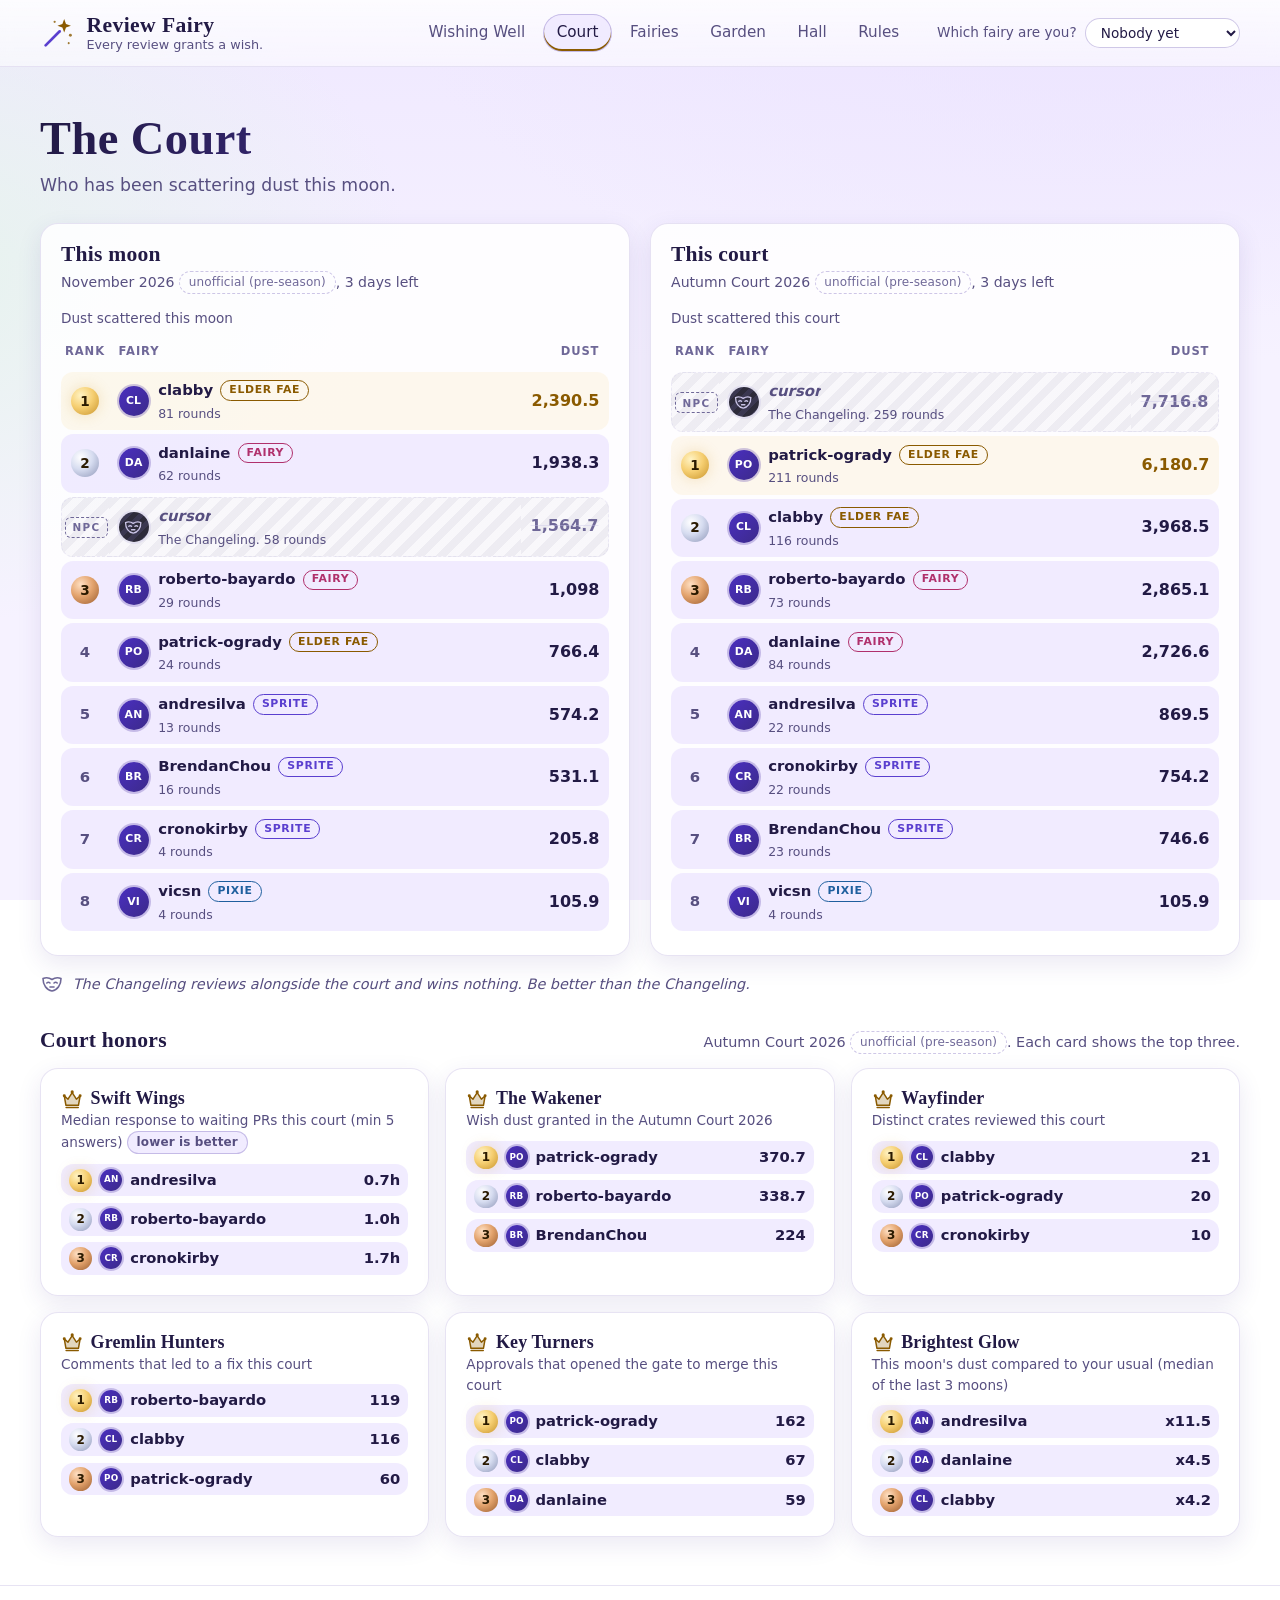
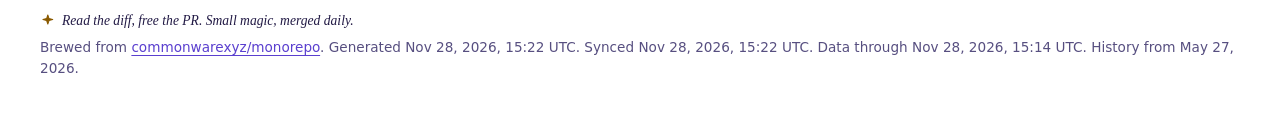
<file: court.html>
<!doctype html>
<html lang="en">
<head>
<meta charset="utf-8">
<meta name="viewport" content="width=device-width, initial-scale=1">
<meta name="robots" content="noindex, nofollow">
<meta name="color-scheme" content="dark light">
<meta name="description" content="Review Fairy: Every review grants a wish.">
<title>The Court | Review Fairy</title>
<link rel="icon" href="static/favicon.svg" type="image/svg+xml">
<link rel="stylesheet" href="static/fairy.css">
<script src="static/fairy.js" defer></script>
</head>
<body class="page-court">
<a class="skip-link" href="#main">Skip to content</a>
<header class="site-header">
  <div class="wrap header-inner">
    <a class="brand" href="index.html">
      <svg class="logo" viewBox="0 0 32 32" width="32" height="32" aria-hidden="true" focusable="false"><path d="M5 27 17.5 14.5" stroke="currentColor" stroke-width="2.4" stroke-linecap="round"/><path class="logo-star" d="M21.5 3.5l1.6 4.4 4.4 1.6-4.4 1.6-1.6 4.4-1.6-4.4-4.4-1.6 4.4-1.6z"/><circle class="logo-dot" cx="27" cy="18" r="1.3"/><circle class="logo-dot" cx="13" cy="6" r="1"/><circle class="logo-dot" cx="25.5" cy="25" r=".9"/></svg>
      <span class="brand-text"><span class="brand-name">Review Fairy</span><span class="brand-tag">Every review grants a wish.</span></span>
    </a>
    <nav class="site-nav" aria-label="Main">
      <ul>
        <li><a href="index.html">Wishing Well</a></li>
        <li><a href="court.html" aria-current="page">Court</a></li>
        <li><a href="fairies.html">Fairies</a></li>
        <li><a href="garden.html">Garden</a></li>
        <li><a href="hall.html">Hall</a></li>
        <li><a href="rules.html">Rules</a></li>
      </ul>
    </nav>
    <div class="picker" data-picker hidden>
      <label for="fairy-picker">Which fairy are you?</label>
      <select id="fairy-picker">
        <option value="">Nobody yet</option>
        <option value="patrick-ogrady">patrick-ogrady</option>
        <option value="clabby">clabby</option>
        <option value="roberto-bayardo">roberto-bayardo</option>
        <option value="danlaine">danlaine</option>
        <option value="andresilva">andresilva</option>
        <option value="cronokirby">cronokirby</option>
        <option value="BrendanChou">BrendanChou</option>
        <option value="vicsn">vicsn</option>
      </select>
    </div>
  </div>
</header>
<main id="main" class="wrap">
  <div class="page-head">
    <h1>The Court</h1>
    <p class="subtitle">Who has been scattering dust this moon.</p>
  </div>
<div class="court-grid">
  <section class="panel board-panel" aria-labelledby="board-moon-h">
    <h2 id="board-moon-h">This moon</h2>
    <p class="panel-sub">November 2026 <span class="tag tag-unofficial" title="Before the first official court">unofficial (pre-season)</span>, 3 days left</p>
    <p class="board-how">Dust scattered this moon</p>
    <table class="board" data-board="moon">
<caption class="visually-hidden">November 2026 Moon</caption>  <thead><tr><th scope="col" class="c-rank">Rank</th><th scope="col">Fairy</th><th scope="col" class="c-val" style="width: calc(7 * 0.6rem + 1.3rem)">Dust</th></tr></thead>
  <tbody>
    <tr class="podium podium-1" data-login="clabby">
      <td class="c-rank"><span class="medal medal-gold" title="Rank 1"><span class="visually-hidden">Rank </span>1</span></td>
      <td class="c-who">
        <div class="who"><span class="avatar avatar-sm" aria-hidden="true"><span class="initials">CL</span><span class="photo" style="background-image: url('https://github.com/clabby.png?size=96')"></span></span>
        <span class="who-text"><a class="fairy-name" href="fairies/clabby.html" title="clabby">clabby</a> <span class="level-chip lvl-4">Elder Fae</span><span class="who-detail">81 rounds</span></span>
        </div></td>
      <td class="c-val">2,390.5</td>
    </tr>
    <tr class="podium podium-2" data-login="danlaine">
      <td class="c-rank"><span class="medal medal-silver" title="Rank 2"><span class="visually-hidden">Rank </span>2</span></td>
      <td class="c-who">
        <div class="who"><span class="avatar avatar-sm" aria-hidden="true"><span class="initials">DA</span><span class="photo" style="background-image: url('https://github.com/danlaine.png?size=96')"></span></span>
        <span class="who-text"><a class="fairy-name" href="fairies/danlaine.html" title="danlaine">danlaine</a> <span class="level-chip lvl-3">Fairy</span><span class="who-detail">62 rounds</span></span>
        </div></td>
      <td class="c-val">1,938.3</td>
    </tr>
    <tr class="row-changeling" data-login="cursor" title="The Changeling reviews alongside the court and wins nothing. Be better than the Changeling.">
      <td class="c-rank"><span class="npc-tag">NPC</span></td>
      <td class="c-who">
        <div class="who"><span class="avatar avatar-sm avatar-changeling" aria-hidden="true"><svg class="icon changeling-art" viewBox="0 0 24 24" width="24" height="24" fill="none" stroke="currentColor" stroke-width="1.6" stroke-linecap="round" stroke-linejoin="round" aria-hidden="true" focusable="false"><path d="M3 6.5c3-1.2 6-1 9 1 3-2 6-2.2 9-1 0 6.5-3.5 11.5-9 12.5-5.5-1-9-6-9-12.5z"/><path d="M6.8 11c1-.9 2.2-.9 3.2 0M14 11c1-.9 2.2-.9 3.2 0"/><path d="M10 15h4"/></svg></span>
        <span class="who-text"><span class="fairy-name changeling-name" title="cursor">cursor</span> <span class="who-detail">The Changeling. 58 rounds</span></span>
        </div></td>
      <td class="c-val">1,564.7</td>
    </tr>
    <tr class="podium podium-3" data-login="roberto-bayardo">
      <td class="c-rank"><span class="medal medal-bronze" title="Rank 3"><span class="visually-hidden">Rank </span>3</span></td>
      <td class="c-who">
        <div class="who"><span class="avatar avatar-sm" aria-hidden="true"><span class="initials">RB</span><span class="photo" style="background-image: url('https://github.com/roberto-bayardo.png?size=96')"></span></span>
        <span class="who-text"><a class="fairy-name" href="fairies/roberto-bayardo.html" title="roberto-bayardo">roberto-bayardo</a> <span class="level-chip lvl-3">Fairy</span><span class="who-detail">29 rounds</span></span>
        </div></td>
      <td class="c-val">1,098</td>
    </tr>
    <tr class="" data-login="patrick-ogrady">
      <td class="c-rank"><span class="rank-num">4</span></td>
      <td class="c-who">
        <div class="who"><span class="avatar avatar-sm" aria-hidden="true"><span class="initials">PO</span><span class="photo" style="background-image: url('https://github.com/patrick-ogrady.png?size=96')"></span></span>
        <span class="who-text"><a class="fairy-name" href="fairies/patrick-ogrady.html" title="patrick-ogrady">patrick-ogrady</a> <span class="level-chip lvl-4">Elder Fae</span><span class="who-detail">24 rounds</span></span>
        </div></td>
      <td class="c-val">766.4</td>
    </tr>
    <tr class="" data-login="andresilva">
      <td class="c-rank"><span class="rank-num">5</span></td>
      <td class="c-who">
        <div class="who"><span class="avatar avatar-sm" aria-hidden="true"><span class="initials">AN</span><span class="photo" style="background-image: url('https://github.com/andresilva.png?size=96')"></span></span>
        <span class="who-text"><a class="fairy-name" href="fairies/andresilva.html" title="andresilva">andresilva</a> <span class="level-chip lvl-2">Sprite</span><span class="who-detail">13 rounds</span></span>
        </div></td>
      <td class="c-val">574.2</td>
    </tr>
    <tr class="" data-login="BrendanChou">
      <td class="c-rank"><span class="rank-num">6</span></td>
      <td class="c-who">
        <div class="who"><span class="avatar avatar-sm" aria-hidden="true"><span class="initials">BR</span><span class="photo" style="background-image: url('https://github.com/BrendanChou.png?size=96')"></span></span>
        <span class="who-text"><a class="fairy-name" href="fairies/BrendanChou.html" title="BrendanChou">BrendanChou</a> <span class="level-chip lvl-2">Sprite</span><span class="who-detail">16 rounds</span></span>
        </div></td>
      <td class="c-val">531.1</td>
    </tr>
    <tr class="" data-login="cronokirby">
      <td class="c-rank"><span class="rank-num">7</span></td>
      <td class="c-who">
        <div class="who"><span class="avatar avatar-sm" aria-hidden="true"><span class="initials">CR</span><span class="photo" style="background-image: url('https://github.com/cronokirby.png?size=96')"></span></span>
        <span class="who-text"><a class="fairy-name" href="fairies/cronokirby.html" title="cronokirby">cronokirby</a> <span class="level-chip lvl-2">Sprite</span><span class="who-detail">4 rounds</span></span>
        </div></td>
      <td class="c-val">205.8</td>
    </tr>
    <tr class="" data-login="vicsn">
      <td class="c-rank"><span class="rank-num">8</span></td>
      <td class="c-who">
        <div class="who"><span class="avatar avatar-sm" aria-hidden="true"><span class="initials">VI</span><span class="photo" style="background-image: url('https://github.com/vicsn.png?size=96')"></span></span>
        <span class="who-text"><a class="fairy-name" href="fairies/vicsn.html" title="vicsn">vicsn</a> <span class="level-chip lvl-1">Pixie</span><span class="who-detail">4 rounds</span></span>
        </div></td>
      <td class="c-val">105.9</td>
    </tr>
  </tbody>
</table>

  </section>
  <section class="panel board-panel" aria-labelledby="board-court-h">
    <h2 id="board-court-h">This court</h2>
    <p class="panel-sub">Autumn Court 2026 <span class="tag tag-unofficial" title="Before the first official court">unofficial (pre-season)</span>, 3 days left</p>
    <p class="board-how">Dust scattered this court</p>
    <table class="board" data-board="court">
<caption class="visually-hidden">Autumn Court 2026</caption>  <thead><tr><th scope="col" class="c-rank">Rank</th><th scope="col">Fairy</th><th scope="col" class="c-val" style="width: calc(7 * 0.6rem + 1.3rem)">Dust</th></tr></thead>
  <tbody>
    <tr class="row-changeling" data-login="cursor" title="The Changeling reviews alongside the court and wins nothing. Be better than the Changeling.">
      <td class="c-rank"><span class="npc-tag">NPC</span></td>
      <td class="c-who">
        <div class="who"><span class="avatar avatar-sm avatar-changeling" aria-hidden="true"><svg class="icon changeling-art" viewBox="0 0 24 24" width="24" height="24" fill="none" stroke="currentColor" stroke-width="1.6" stroke-linecap="round" stroke-linejoin="round" aria-hidden="true" focusable="false"><path d="M3 6.5c3-1.2 6-1 9 1 3-2 6-2.2 9-1 0 6.5-3.5 11.5-9 12.5-5.5-1-9-6-9-12.5z"/><path d="M6.8 11c1-.9 2.2-.9 3.2 0M14 11c1-.9 2.2-.9 3.2 0"/><path d="M10 15h4"/></svg></span>
        <span class="who-text"><span class="fairy-name changeling-name" title="cursor">cursor</span> <span class="who-detail">The Changeling. 259 rounds</span></span>
        </div></td>
      <td class="c-val">7,716.8</td>
    </tr>
    <tr class="podium podium-1" data-login="patrick-ogrady">
      <td class="c-rank"><span class="medal medal-gold" title="Rank 1"><span class="visually-hidden">Rank </span>1</span></td>
      <td class="c-who">
        <div class="who"><span class="avatar avatar-sm" aria-hidden="true"><span class="initials">PO</span><span class="photo" style="background-image: url('https://github.com/patrick-ogrady.png?size=96')"></span></span>
        <span class="who-text"><a class="fairy-name" href="fairies/patrick-ogrady.html" title="patrick-ogrady">patrick-ogrady</a> <span class="level-chip lvl-4">Elder Fae</span><span class="who-detail">211 rounds</span></span>
        </div></td>
      <td class="c-val">6,180.7</td>
    </tr>
    <tr class="podium podium-2" data-login="clabby">
      <td class="c-rank"><span class="medal medal-silver" title="Rank 2"><span class="visually-hidden">Rank </span>2</span></td>
      <td class="c-who">
        <div class="who"><span class="avatar avatar-sm" aria-hidden="true"><span class="initials">CL</span><span class="photo" style="background-image: url('https://github.com/clabby.png?size=96')"></span></span>
        <span class="who-text"><a class="fairy-name" href="fairies/clabby.html" title="clabby">clabby</a> <span class="level-chip lvl-4">Elder Fae</span><span class="who-detail">116 rounds</span></span>
        </div></td>
      <td class="c-val">3,968.5</td>
    </tr>
    <tr class="podium podium-3" data-login="roberto-bayardo">
      <td class="c-rank"><span class="medal medal-bronze" title="Rank 3"><span class="visually-hidden">Rank </span>3</span></td>
      <td class="c-who">
        <div class="who"><span class="avatar avatar-sm" aria-hidden="true"><span class="initials">RB</span><span class="photo" style="background-image: url('https://github.com/roberto-bayardo.png?size=96')"></span></span>
        <span class="who-text"><a class="fairy-name" href="fairies/roberto-bayardo.html" title="roberto-bayardo">roberto-bayardo</a> <span class="level-chip lvl-3">Fairy</span><span class="who-detail">73 rounds</span></span>
        </div></td>
      <td class="c-val">2,865.1</td>
    </tr>
    <tr class="" data-login="danlaine">
      <td class="c-rank"><span class="rank-num">4</span></td>
      <td class="c-who">
        <div class="who"><span class="avatar avatar-sm" aria-hidden="true"><span class="initials">DA</span><span class="photo" style="background-image: url('https://github.com/danlaine.png?size=96')"></span></span>
        <span class="who-text"><a class="fairy-name" href="fairies/danlaine.html" title="danlaine">danlaine</a> <span class="level-chip lvl-3">Fairy</span><span class="who-detail">84 rounds</span></span>
        </div></td>
      <td class="c-val">2,726.6</td>
    </tr>
    <tr class="" data-login="andresilva">
      <td class="c-rank"><span class="rank-num">5</span></td>
      <td class="c-who">
        <div class="who"><span class="avatar avatar-sm" aria-hidden="true"><span class="initials">AN</span><span class="photo" style="background-image: url('https://github.com/andresilva.png?size=96')"></span></span>
        <span class="who-text"><a class="fairy-name" href="fairies/andresilva.html" title="andresilva">andresilva</a> <span class="level-chip lvl-2">Sprite</span><span class="who-detail">22 rounds</span></span>
        </div></td>
      <td class="c-val">869.5</td>
    </tr>
    <tr class="" data-login="cronokirby">
      <td class="c-rank"><span class="rank-num">6</span></td>
      <td class="c-who">
        <div class="who"><span class="avatar avatar-sm" aria-hidden="true"><span class="initials">CR</span><span class="photo" style="background-image: url('https://github.com/cronokirby.png?size=96')"></span></span>
        <span class="who-text"><a class="fairy-name" href="fairies/cronokirby.html" title="cronokirby">cronokirby</a> <span class="level-chip lvl-2">Sprite</span><span class="who-detail">22 rounds</span></span>
        </div></td>
      <td class="c-val">754.2</td>
    </tr>
    <tr class="" data-login="BrendanChou">
      <td class="c-rank"><span class="rank-num">7</span></td>
      <td class="c-who">
        <div class="who"><span class="avatar avatar-sm" aria-hidden="true"><span class="initials">BR</span><span class="photo" style="background-image: url('https://github.com/BrendanChou.png?size=96')"></span></span>
        <span class="who-text"><a class="fairy-name" href="fairies/BrendanChou.html" title="BrendanChou">BrendanChou</a> <span class="level-chip lvl-2">Sprite</span><span class="who-detail">23 rounds</span></span>
        </div></td>
      <td class="c-val">746.6</td>
    </tr>
    <tr class="" data-login="vicsn">
      <td class="c-rank"><span class="rank-num">8</span></td>
      <td class="c-who">
        <div class="who"><span class="avatar avatar-sm" aria-hidden="true"><span class="initials">VI</span><span class="photo" style="background-image: url('https://github.com/vicsn.png?size=96')"></span></span>
        <span class="who-text"><a class="fairy-name" href="fairies/vicsn.html" title="vicsn">vicsn</a> <span class="level-chip lvl-1">Pixie</span><span class="who-detail">4 rounds</span></span>
        </div></td>
      <td class="c-val">105.9</td>
    </tr>
  </tbody>
</table>

  </section>
</div>
<p class="changeling-note"><svg class="icon changeling-art" viewBox="0 0 24 24" width="24" height="24" fill="none" stroke="currentColor" stroke-width="1.6" stroke-linecap="round" stroke-linejoin="round" aria-hidden="true" focusable="false"><path d="M3 6.5c3-1.2 6-1 9 1 3-2 6-2.2 9-1 0 6.5-3.5 11.5-9 12.5-5.5-1-9-6-9-12.5z"/><path d="M6.8 11c1-.9 2.2-.9 3.2 0M14 11c1-.9 2.2-.9 3.2 0"/><path d="M10 15h4"/></svg> The Changeling reviews alongside the court and wins nothing. Be better than the Changeling.</p>

<section aria-labelledby="cats-h">
  <div class="section-head">
    <h2 id="cats-h">Court honors</h2>
    <p class="section-note">Autumn Court 2026 <span class="tag tag-unofficial" title="Before the first official court">unofficial (pre-season)</span>. Each card shows the top three.</p>
  </div>
  <div class="card-grid">
    <section class="panel cat-card cat-swift_wings" aria-labelledby="cat-swift_wings-h">
      <h3 id="cat-swift_wings-h"><svg class="icon crown-art crown-swift_wings" viewBox="0 0 24 24" width="24" height="24" fill="none" stroke="currentColor" stroke-width="1.6" stroke-linecap="round" stroke-linejoin="round" aria-hidden="true" focusable="false"><path d="M3.5 8.5 7.5 12l4.5-7 4.5 7 4-3.5-1.8 10H5.3z" fill="currentColor" fill-opacity=".25"/><path d="M5.5 21h13"/><circle cx="12" cy="4.2" r=".9" fill="currentColor"/><circle cx="3.5" cy="8.3" r=".8" fill="currentColor"/><circle cx="20.5" cy="8.3" r=".8" fill="currentColor"/></svg> Swift Wings</h3>
      <p class="board-how">Median response to waiting PRs this court (min 5 answers) <span class="tag">lower is better</span></p>
      <ol class="mini-podium">
        <li data-login="andresilva" class="">
<span class="medal medal-gold" title="Rank 1"><span class="visually-hidden">Rank </span>1</span><span class="avatar avatar-xs" aria-hidden="true"><span class="initials">AN</span><span class="photo" style="background-image: url('https://github.com/andresilva.png?size=96')"></span></span><a class="fairy-name" href="fairies/andresilva.html" title="andresilva">andresilva</a>          <span class="mini-val" title="16 answers">0.7h</span>
        </li>
        <li data-login="roberto-bayardo" class="">
<span class="medal medal-silver" title="Rank 2"><span class="visually-hidden">Rank </span>2</span><span class="avatar avatar-xs" aria-hidden="true"><span class="initials">RB</span><span class="photo" style="background-image: url('https://github.com/roberto-bayardo.png?size=96')"></span></span><a class="fairy-name" href="fairies/roberto-bayardo.html" title="roberto-bayardo">roberto-bayardo</a>          <span class="mini-val" title="76 answers">1.0h</span>
        </li>
        <li data-login="cronokirby" class="">
<span class="medal medal-bronze" title="Rank 3"><span class="visually-hidden">Rank </span>3</span><span class="avatar avatar-xs" aria-hidden="true"><span class="initials">CR</span><span class="photo" style="background-image: url('https://github.com/cronokirby.png?size=96')"></span></span><a class="fairy-name" href="fairies/cronokirby.html" title="cronokirby">cronokirby</a>          <span class="mini-val" title="17 answers">1.7h</span>
        </li>
      </ol>
    </section>
    <section class="panel cat-card cat-wakener" aria-labelledby="cat-wakener-h">
      <h3 id="cat-wakener-h"><svg class="icon crown-art crown-wakener" viewBox="0 0 24 24" width="24" height="24" fill="none" stroke="currentColor" stroke-width="1.6" stroke-linecap="round" stroke-linejoin="round" aria-hidden="true" focusable="false"><path d="M3.5 8.5 7.5 12l4.5-7 4.5 7 4-3.5-1.8 10H5.3z" fill="currentColor" fill-opacity=".25"/><path d="M5.5 21h13"/><circle cx="12" cy="4.2" r=".9" fill="currentColor"/><circle cx="3.5" cy="8.3" r=".8" fill="currentColor"/><circle cx="20.5" cy="8.3" r=".8" fill="currentColor"/></svg> The Wakener</h3>
      <p class="board-how">Wish dust granted in the Autumn Court 2026</p>
      <ol class="mini-podium">
        <li data-login="patrick-ogrady" class="">
<span class="medal medal-gold" title="Rank 1"><span class="visually-hidden">Rank </span>1</span><span class="avatar avatar-xs" aria-hidden="true"><span class="initials">PO</span><span class="photo" style="background-image: url('https://github.com/patrick-ogrady.png?size=96')"></span></span><a class="fairy-name" href="fairies/patrick-ogrady.html" title="patrick-ogrady">patrick-ogrady</a>          <span class="mini-val" title="24 wishes">370.7</span>
        </li>
        <li data-login="roberto-bayardo" class="">
<span class="medal medal-silver" title="Rank 2"><span class="visually-hidden">Rank </span>2</span><span class="avatar avatar-xs" aria-hidden="true"><span class="initials">RB</span><span class="photo" style="background-image: url('https://github.com/roberto-bayardo.png?size=96')"></span></span><a class="fairy-name" href="fairies/roberto-bayardo.html" title="roberto-bayardo">roberto-bayardo</a>          <span class="mini-val" title="18 wishes">338.7</span>
        </li>
        <li data-login="BrendanChou" class="">
<span class="medal medal-bronze" title="Rank 3"><span class="visually-hidden">Rank </span>3</span><span class="avatar avatar-xs" aria-hidden="true"><span class="initials">BR</span><span class="photo" style="background-image: url('https://github.com/BrendanChou.png?size=96')"></span></span><a class="fairy-name" href="fairies/BrendanChou.html" title="BrendanChou">BrendanChou</a>          <span class="mini-val" title="9 wishes">224</span>
        </li>
      </ol>
    </section>
    <section class="panel cat-card cat-wayfinder" aria-labelledby="cat-wayfinder-h">
      <h3 id="cat-wayfinder-h"><svg class="icon crown-art crown-wayfinder" viewBox="0 0 24 24" width="24" height="24" fill="none" stroke="currentColor" stroke-width="1.6" stroke-linecap="round" stroke-linejoin="round" aria-hidden="true" focusable="false"><path d="M3.5 8.5 7.5 12l4.5-7 4.5 7 4-3.5-1.8 10H5.3z" fill="currentColor" fill-opacity=".25"/><path d="M5.5 21h13"/><circle cx="12" cy="4.2" r=".9" fill="currentColor"/><circle cx="3.5" cy="8.3" r=".8" fill="currentColor"/><circle cx="20.5" cy="8.3" r=".8" fill="currentColor"/></svg> Wayfinder</h3>
      <p class="board-how">Distinct crates reviewed this court</p>
      <ol class="mini-podium">
        <li data-login="clabby" class="">
<span class="medal medal-gold" title="Rank 1"><span class="visually-hidden">Rank </span>1</span><span class="avatar avatar-xs" aria-hidden="true"><span class="initials">CL</span><span class="photo" style="background-image: url('https://github.com/clabby.png?size=96')"></span></span><a class="fairy-name" href="fairies/clabby.html" title="clabby">clabby</a>          <span class="mini-val" title="116 rounds">21</span>
        </li>
        <li data-login="patrick-ogrady" class="">
<span class="medal medal-silver" title="Rank 2"><span class="visually-hidden">Rank </span>2</span><span class="avatar avatar-xs" aria-hidden="true"><span class="initials">PO</span><span class="photo" style="background-image: url('https://github.com/patrick-ogrady.png?size=96')"></span></span><a class="fairy-name" href="fairies/patrick-ogrady.html" title="patrick-ogrady">patrick-ogrady</a>          <span class="mini-val" title="211 rounds">20</span>
        </li>
        <li data-login="cronokirby" class="">
<span class="medal medal-bronze" title="Rank 3"><span class="visually-hidden">Rank </span>3</span><span class="avatar avatar-xs" aria-hidden="true"><span class="initials">CR</span><span class="photo" style="background-image: url('https://github.com/cronokirby.png?size=96')"></span></span><a class="fairy-name" href="fairies/cronokirby.html" title="cronokirby">cronokirby</a>          <span class="mini-val" title="22 rounds">10</span>
        </li>
      </ol>
    </section>
    <section class="panel cat-card cat-gremlins" aria-labelledby="cat-gremlins-h">
      <h3 id="cat-gremlins-h"><svg class="icon crown-art crown-gremlins" viewBox="0 0 24 24" width="24" height="24" fill="none" stroke="currentColor" stroke-width="1.6" stroke-linecap="round" stroke-linejoin="round" aria-hidden="true" focusable="false"><path d="M3.5 8.5 7.5 12l4.5-7 4.5 7 4-3.5-1.8 10H5.3z" fill="currentColor" fill-opacity=".25"/><path d="M5.5 21h13"/><circle cx="12" cy="4.2" r=".9" fill="currentColor"/><circle cx="3.5" cy="8.3" r=".8" fill="currentColor"/><circle cx="20.5" cy="8.3" r=".8" fill="currentColor"/></svg> Gremlin Hunters</h3>
      <p class="board-how">Comments that led to a fix this court</p>
      <ol class="mini-podium">
        <li data-login="roberto-bayardo" class="">
<span class="medal medal-gold" title="Rank 1"><span class="visually-hidden">Rank </span>1</span><span class="avatar avatar-xs" aria-hidden="true"><span class="initials">RB</span><span class="photo" style="background-image: url('https://github.com/roberto-bayardo.png?size=96')"></span></span><a class="fairy-name" href="fairies/roberto-bayardo.html" title="roberto-bayardo">roberto-bayardo</a>          <span class="mini-val" title="73 rounds">119</span>
        </li>
        <li data-login="clabby" class="">
<span class="medal medal-silver" title="Rank 2"><span class="visually-hidden">Rank </span>2</span><span class="avatar avatar-xs" aria-hidden="true"><span class="initials">CL</span><span class="photo" style="background-image: url('https://github.com/clabby.png?size=96')"></span></span><a class="fairy-name" href="fairies/clabby.html" title="clabby">clabby</a>          <span class="mini-val" title="116 rounds">116</span>
        </li>
        <li data-login="patrick-ogrady" class="">
<span class="medal medal-bronze" title="Rank 3"><span class="visually-hidden">Rank </span>3</span><span class="avatar avatar-xs" aria-hidden="true"><span class="initials">PO</span><span class="photo" style="background-image: url('https://github.com/patrick-ogrady.png?size=96')"></span></span><a class="fairy-name" href="fairies/patrick-ogrady.html" title="patrick-ogrady">patrick-ogrady</a>          <span class="mini-val" title="211 rounds">60</span>
        </li>
      </ol>
    </section>
    <section class="panel cat-card cat-key_turner" aria-labelledby="cat-key_turner-h">
      <h3 id="cat-key_turner-h"><svg class="icon crown-art crown-key_turner" viewBox="0 0 24 24" width="24" height="24" fill="none" stroke="currentColor" stroke-width="1.6" stroke-linecap="round" stroke-linejoin="round" aria-hidden="true" focusable="false"><path d="M3.5 8.5 7.5 12l4.5-7 4.5 7 4-3.5-1.8 10H5.3z" fill="currentColor" fill-opacity=".25"/><path d="M5.5 21h13"/><circle cx="12" cy="4.2" r=".9" fill="currentColor"/><circle cx="3.5" cy="8.3" r=".8" fill="currentColor"/><circle cx="20.5" cy="8.3" r=".8" fill="currentColor"/></svg> Key Turners</h3>
      <p class="board-how">Approvals that opened the gate to merge this court</p>
      <ol class="mini-podium">
        <li data-login="patrick-ogrady" class="">
<span class="medal medal-gold" title="Rank 1"><span class="visually-hidden">Rank </span>1</span><span class="avatar avatar-xs" aria-hidden="true"><span class="initials">PO</span><span class="photo" style="background-image: url('https://github.com/patrick-ogrady.png?size=96')"></span></span><a class="fairy-name" href="fairies/patrick-ogrady.html" title="patrick-ogrady">patrick-ogrady</a>          <span class="mini-val" title="211 rounds">162</span>
        </li>
        <li data-login="clabby" class="">
<span class="medal medal-silver" title="Rank 2"><span class="visually-hidden">Rank </span>2</span><span class="avatar avatar-xs" aria-hidden="true"><span class="initials">CL</span><span class="photo" style="background-image: url('https://github.com/clabby.png?size=96')"></span></span><a class="fairy-name" href="fairies/clabby.html" title="clabby">clabby</a>          <span class="mini-val" title="116 rounds">67</span>
        </li>
        <li data-login="danlaine" class="">
<span class="medal medal-bronze" title="Rank 3"><span class="visually-hidden">Rank </span>3</span><span class="avatar avatar-xs" aria-hidden="true"><span class="initials">DA</span><span class="photo" style="background-image: url('https://github.com/danlaine.png?size=96')"></span></span><a class="fairy-name" href="fairies/danlaine.html" title="danlaine">danlaine</a>          <span class="mini-val" title="84 rounds">59</span>
        </li>
      </ol>
    </section>
    <section class="panel cat-card cat-glow" aria-labelledby="cat-glow-h">
      <h3 id="cat-glow-h"><svg class="icon crown-art crown-glow" viewBox="0 0 24 24" width="24" height="24" fill="none" stroke="currentColor" stroke-width="1.6" stroke-linecap="round" stroke-linejoin="round" aria-hidden="true" focusable="false"><path d="M3.5 8.5 7.5 12l4.5-7 4.5 7 4-3.5-1.8 10H5.3z" fill="currentColor" fill-opacity=".25"/><path d="M5.5 21h13"/><circle cx="12" cy="4.2" r=".9" fill="currentColor"/><circle cx="3.5" cy="8.3" r=".8" fill="currentColor"/><circle cx="20.5" cy="8.3" r=".8" fill="currentColor"/></svg> Brightest Glow</h3>
      <p class="board-how">This moon&#39;s dust compared to your usual (median of the last 3 moons)</p>
      <ol class="mini-podium">
        <li data-login="andresilva" class="">
<span class="medal medal-gold" title="Rank 1"><span class="visually-hidden">Rank </span>1</span><span class="avatar avatar-xs" aria-hidden="true"><span class="initials">AN</span><span class="photo" style="background-image: url('https://github.com/andresilva.png?size=96')"></span></span><a class="fairy-name" href="fairies/andresilva.html" title="andresilva">andresilva</a>          <span class="mini-val" title="574.2 dust">x11.5</span>
        </li>
        <li data-login="danlaine" class="">
<span class="medal medal-silver" title="Rank 2"><span class="visually-hidden">Rank </span>2</span><span class="avatar avatar-xs" aria-hidden="true"><span class="initials">DA</span><span class="photo" style="background-image: url('https://github.com/danlaine.png?size=96')"></span></span><a class="fairy-name" href="fairies/danlaine.html" title="danlaine">danlaine</a>          <span class="mini-val" title="1,938.3 dust">x4.5</span>
        </li>
        <li data-login="clabby" class="">
<span class="medal medal-bronze" title="Rank 3"><span class="visually-hidden">Rank </span>3</span><span class="avatar avatar-xs" aria-hidden="true"><span class="initials">CL</span><span class="photo" style="background-image: url('https://github.com/clabby.png?size=96')"></span></span><a class="fairy-name" href="fairies/clabby.html" title="clabby">clabby</a>          <span class="mini-val" title="2,390.5 dust">x4.2</span>
        </li>
      </ol>
    </section>
  </div>
</section>
</main>
<footer class="site-footer">
  <div class="wrap footer-inner">
    <p class="footer-magic"><svg class="icon sparkle-art" viewBox="0 0 24 24" width="24" height="24" fill="none" stroke="currentColor" stroke-width="1.6" stroke-linecap="round" stroke-linejoin="round" aria-hidden="true" focusable="false"><path d="M12 3l1.8 5.6L19.5 10l-5.7 1.6L12 17l-1.8-5.4L4.5 10l5.7-1.4z" fill="currentColor"/></svg> Read the diff, free the PR. Small magic, merged daily.</p>
    <p>
      Brewed from <a href="https://github.com/commonwarexyz/monorepo">commonwarexyz/monorepo</a>.
      Generated <time datetime="2026-11-28T15:22:41Z" title="Nov 28, 2026, 15:22 UTC">Nov 28, 2026, 15:22 UTC</time>.
      Synced <time datetime="2026-11-28T15:22:39Z" title="Nov 28, 2026, 15:22 UTC">Nov 28, 2026, 15:22 UTC</time>.
      Data through <time datetime="2026-11-28T15:14:43Z" title="Nov 28, 2026, 15:14 UTC">Nov 28, 2026, 15:14 UTC</time>.
<span class="history-note" title="Totals since May 27, 2026, where the synced history begins">History from May 27, 2026.</span>    </p>
  </div>
</footer>
</body>
</html>
</file>
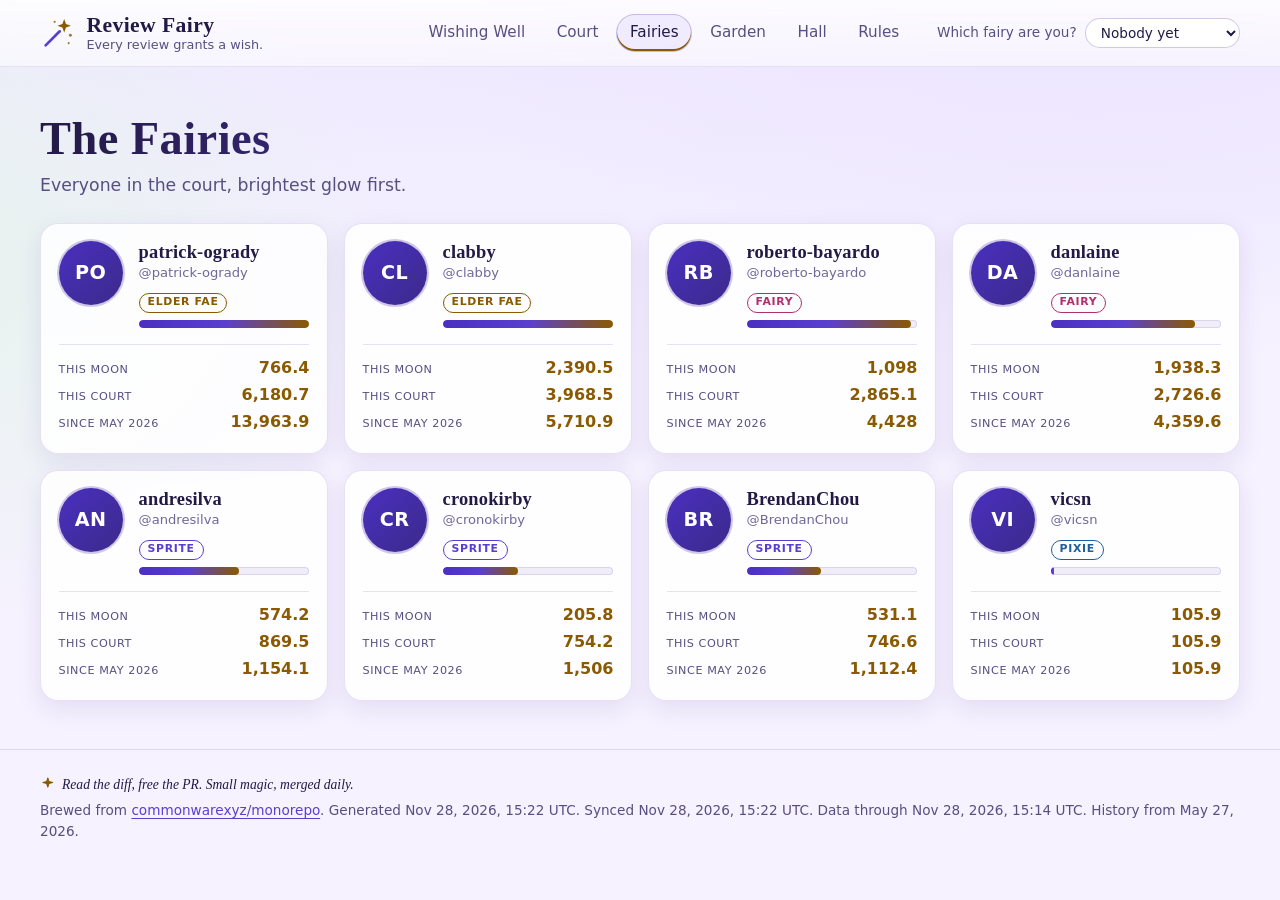
<file: fairies.html>
<!doctype html>
<html lang="en">
<head>
<meta charset="utf-8">
<meta name="viewport" content="width=device-width, initial-scale=1">
<meta name="robots" content="noindex, nofollow">
<meta name="color-scheme" content="dark light">
<meta name="description" content="Review Fairy: Every review grants a wish.">
<title>The Fairies | Review Fairy</title>
<link rel="icon" href="static/favicon.svg" type="image/svg+xml">
<link rel="stylesheet" href="static/fairy.css">
<script src="static/fairy.js" defer></script>
</head>
<body class="page-fairies">
<a class="skip-link" href="#main">Skip to content</a>
<header class="site-header">
  <div class="wrap header-inner">
    <a class="brand" href="index.html">
      <svg class="logo" viewBox="0 0 32 32" width="32" height="32" aria-hidden="true" focusable="false"><path d="M5 27 17.5 14.5" stroke="currentColor" stroke-width="2.4" stroke-linecap="round"/><path class="logo-star" d="M21.5 3.5l1.6 4.4 4.4 1.6-4.4 1.6-1.6 4.4-1.6-4.4-4.4-1.6 4.4-1.6z"/><circle class="logo-dot" cx="27" cy="18" r="1.3"/><circle class="logo-dot" cx="13" cy="6" r="1"/><circle class="logo-dot" cx="25.5" cy="25" r=".9"/></svg>
      <span class="brand-text"><span class="brand-name">Review Fairy</span><span class="brand-tag">Every review grants a wish.</span></span>
    </a>
    <nav class="site-nav" aria-label="Main">
      <ul>
        <li><a href="index.html">Wishing Well</a></li>
        <li><a href="court.html">Court</a></li>
        <li><a href="fairies.html" aria-current="page">Fairies</a></li>
        <li><a href="garden.html">Garden</a></li>
        <li><a href="hall.html">Hall</a></li>
        <li><a href="rules.html">Rules</a></li>
      </ul>
    </nav>
    <div class="picker" data-picker hidden>
      <label for="fairy-picker">Which fairy are you?</label>
      <select id="fairy-picker">
        <option value="">Nobody yet</option>
        <option value="patrick-ogrady">patrick-ogrady</option>
        <option value="clabby">clabby</option>
        <option value="roberto-bayardo">roberto-bayardo</option>
        <option value="danlaine">danlaine</option>
        <option value="andresilva">andresilva</option>
        <option value="cronokirby">cronokirby</option>
        <option value="BrendanChou">BrendanChou</option>
        <option value="vicsn">vicsn</option>
      </select>
    </div>
  </div>
</header>
<main id="main" class="wrap">
  <div class="page-head">
    <h1>The Fairies</h1>
    <p class="subtitle">Everyone in the court, brightest glow first.</p>
  </div>
<ul class="fairy-grid">
  <li class="fairy-card" data-login="patrick-ogrady">
    <span class="avatar avatar-lg" aria-hidden="true"><span class="initials">PO</span><span class="photo" style="background-image: url('https://github.com/patrick-ogrady.png?size=96')"></span></span>
    <div class="fairy-card-text">
      <h2><a class="fairy-name" href="fairies/patrick-ogrady.html" title="patrick-ogrady">patrick-ogrady</a></h2>
      <p class="handle">@patrick-ogrady</p>
      <p><span class="level-chip lvl-4">Elder Fae</span></p>
      <div class="meter " role="meter" aria-valuemin="0" aria-valuemax="100" aria-valuenow="100.0" aria-label="Progress to the next level"><span style="width: 100.0%"></span></div>
    </div>
    <dl class="mini-stats">
      <div><dt>this moon</dt><dd>766.4</dd></div>
      <div><dt>this court</dt><dd>6,180.7</dd></div>
      <div title="Totals since May 27, 2026, where the synced history begins"><dt>since May 2026</dt><dd>13,963.9</dd></div>
    </dl>
  </li>
  <li class="fairy-card" data-login="clabby">
    <span class="avatar avatar-lg" aria-hidden="true"><span class="initials">CL</span><span class="photo" style="background-image: url('https://github.com/clabby.png?size=96')"></span></span>
    <div class="fairy-card-text">
      <h2><a class="fairy-name" href="fairies/clabby.html" title="clabby">clabby</a></h2>
      <p class="handle">@clabby</p>
      <p><span class="level-chip lvl-4">Elder Fae</span></p>
      <div class="meter " role="meter" aria-valuemin="0" aria-valuemax="100" aria-valuenow="100.0" aria-label="Progress to the next level"><span style="width: 100.0%"></span></div>
    </div>
    <dl class="mini-stats">
      <div><dt>this moon</dt><dd>2,390.5</dd></div>
      <div><dt>this court</dt><dd>3,968.5</dd></div>
      <div title="Totals since May 27, 2026, where the synced history begins"><dt>since May 2026</dt><dd>5,710.9</dd></div>
    </dl>
  </li>
  <li class="fairy-card" data-login="roberto-bayardo">
    <span class="avatar avatar-lg" aria-hidden="true"><span class="initials">RB</span><span class="photo" style="background-image: url('https://github.com/roberto-bayardo.png?size=96')"></span></span>
    <div class="fairy-card-text">
      <h2><a class="fairy-name" href="fairies/roberto-bayardo.html" title="roberto-bayardo">roberto-bayardo</a></h2>
      <p class="handle">@roberto-bayardo</p>
      <p><span class="level-chip lvl-3">Fairy</span></p>
      <div class="meter " role="meter" aria-valuemin="0" aria-valuemax="100" aria-valuenow="96.2" aria-label="Progress to the next level"><span style="width: 96.2%"></span></div>
    </div>
    <dl class="mini-stats">
      <div><dt>this moon</dt><dd>1,098</dd></div>
      <div><dt>this court</dt><dd>2,865.1</dd></div>
      <div title="Totals since May 27, 2026, where the synced history begins"><dt>since May 2026</dt><dd>4,428</dd></div>
    </dl>
  </li>
  <li class="fairy-card" data-login="danlaine">
    <span class="avatar avatar-lg" aria-hidden="true"><span class="initials">DA</span><span class="photo" style="background-image: url('https://github.com/danlaine.png?size=96')"></span></span>
    <div class="fairy-card-text">
      <h2><a class="fairy-name" href="fairies/danlaine.html" title="danlaine">danlaine</a></h2>
      <p class="handle">@danlaine</p>
      <p><span class="level-chip lvl-3">Fairy</span></p>
      <div class="meter " role="meter" aria-valuemin="0" aria-valuemax="100" aria-valuenow="84.8" aria-label="Progress to the next level"><span style="width: 84.8%"></span></div>
    </div>
    <dl class="mini-stats">
      <div><dt>this moon</dt><dd>1,938.3</dd></div>
      <div><dt>this court</dt><dd>2,726.6</dd></div>
      <div title="Totals since May 27, 2026, where the synced history begins"><dt>since May 2026</dt><dd>4,359.6</dd></div>
    </dl>
  </li>
  <li class="fairy-card" data-login="andresilva">
    <span class="avatar avatar-lg" aria-hidden="true"><span class="initials">AN</span><span class="photo" style="background-image: url('https://github.com/andresilva.png?size=96')"></span></span>
    <div class="fairy-card-text">
      <h2><a class="fairy-name" href="fairies/andresilva.html" title="andresilva">andresilva</a></h2>
      <p class="handle">@andresilva</p>
      <p><span class="level-chip lvl-2">Sprite</span></p>
      <div class="meter " role="meter" aria-valuemin="0" aria-valuemax="100" aria-valuenow="58.7" aria-label="Progress to the next level"><span style="width: 58.7%"></span></div>
    </div>
    <dl class="mini-stats">
      <div><dt>this moon</dt><dd>574.2</dd></div>
      <div><dt>this court</dt><dd>869.5</dd></div>
      <div title="Totals since May 27, 2026, where the synced history begins"><dt>since May 2026</dt><dd>1,154.1</dd></div>
    </dl>
  </li>
  <li class="fairy-card" data-login="cronokirby">
    <span class="avatar avatar-lg" aria-hidden="true"><span class="initials">CR</span><span class="photo" style="background-image: url('https://github.com/cronokirby.png?size=96')"></span></span>
    <div class="fairy-card-text">
      <h2><a class="fairy-name" href="fairies/cronokirby.html" title="cronokirby">cronokirby</a></h2>
      <p class="handle">@cronokirby</p>
      <p><span class="level-chip lvl-2">Sprite</span></p>
      <div class="meter " role="meter" aria-valuemin="0" aria-valuemax="100" aria-valuenow="44.3" aria-label="Progress to the next level"><span style="width: 44.3%"></span></div>
    </div>
    <dl class="mini-stats">
      <div><dt>this moon</dt><dd>205.8</dd></div>
      <div><dt>this court</dt><dd>754.2</dd></div>
      <div title="Totals since May 27, 2026, where the synced history begins"><dt>since May 2026</dt><dd>1,506</dd></div>
    </dl>
  </li>
  <li class="fairy-card" data-login="BrendanChou">
    <span class="avatar avatar-lg" aria-hidden="true"><span class="initials">BR</span><span class="photo" style="background-image: url('https://github.com/BrendanChou.png?size=96')"></span></span>
    <div class="fairy-card-text">
      <h2><a class="fairy-name" href="fairies/BrendanChou.html" title="BrendanChou">BrendanChou</a></h2>
      <p class="handle">@BrendanChou</p>
      <p><span class="level-chip lvl-2">Sprite</span></p>
      <div class="meter " role="meter" aria-valuemin="0" aria-valuemax="100" aria-valuenow="43.3" aria-label="Progress to the next level"><span style="width: 43.3%"></span></div>
    </div>
    <dl class="mini-stats">
      <div><dt>this moon</dt><dd>531.1</dd></div>
      <div><dt>this court</dt><dd>746.6</dd></div>
      <div title="Totals since May 27, 2026, where the synced history begins"><dt>since May 2026</dt><dd>1,112.4</dd></div>
    </dl>
  </li>
  <li class="fairy-card" data-login="vicsn">
    <span class="avatar avatar-lg" aria-hidden="true"><span class="initials">VI</span><span class="photo" style="background-image: url('https://github.com/vicsn.png?size=96')"></span></span>
    <div class="fairy-card-text">
      <h2><a class="fairy-name" href="fairies/vicsn.html" title="vicsn">vicsn</a></h2>
      <p class="handle">@vicsn</p>
      <p><span class="level-chip lvl-1">Pixie</span></p>
      <div class="meter " role="meter" aria-valuemin="0" aria-valuemax="100" aria-valuenow="2.0" aria-label="Progress to the next level"><span style="width: 2.0%"></span></div>
    </div>
    <dl class="mini-stats">
      <div><dt>this moon</dt><dd>105.9</dd></div>
      <div><dt>this court</dt><dd>105.9</dd></div>
      <div title="Totals since May 27, 2026, where the synced history begins"><dt>since May 2026</dt><dd>105.9</dd></div>
    </dl>
  </li>
</ul>
</main>
<footer class="site-footer">
  <div class="wrap footer-inner">
    <p class="footer-magic"><svg class="icon sparkle-art" viewBox="0 0 24 24" width="24" height="24" fill="none" stroke="currentColor" stroke-width="1.6" stroke-linecap="round" stroke-linejoin="round" aria-hidden="true" focusable="false"><path d="M12 3l1.8 5.6L19.5 10l-5.7 1.6L12 17l-1.8-5.4L4.5 10l5.7-1.4z" fill="currentColor"/></svg> Read the diff, free the PR. Small magic, merged daily.</p>
    <p>
      Brewed from <a href="https://github.com/commonwarexyz/monorepo">commonwarexyz/monorepo</a>.
      Generated <time datetime="2026-11-28T15:22:41Z" title="Nov 28, 2026, 15:22 UTC">Nov 28, 2026, 15:22 UTC</time>.
      Synced <time datetime="2026-11-28T15:22:39Z" title="Nov 28, 2026, 15:22 UTC">Nov 28, 2026, 15:22 UTC</time>.
      Data through <time datetime="2026-11-28T15:14:43Z" title="Nov 28, 2026, 15:14 UTC">Nov 28, 2026, 15:14 UTC</time>.
<span class="history-note" title="Totals since May 27, 2026, where the synced history begins">History from May 27, 2026.</span>    </p>
  </div>
</footer>
</body>
</html>
</file>
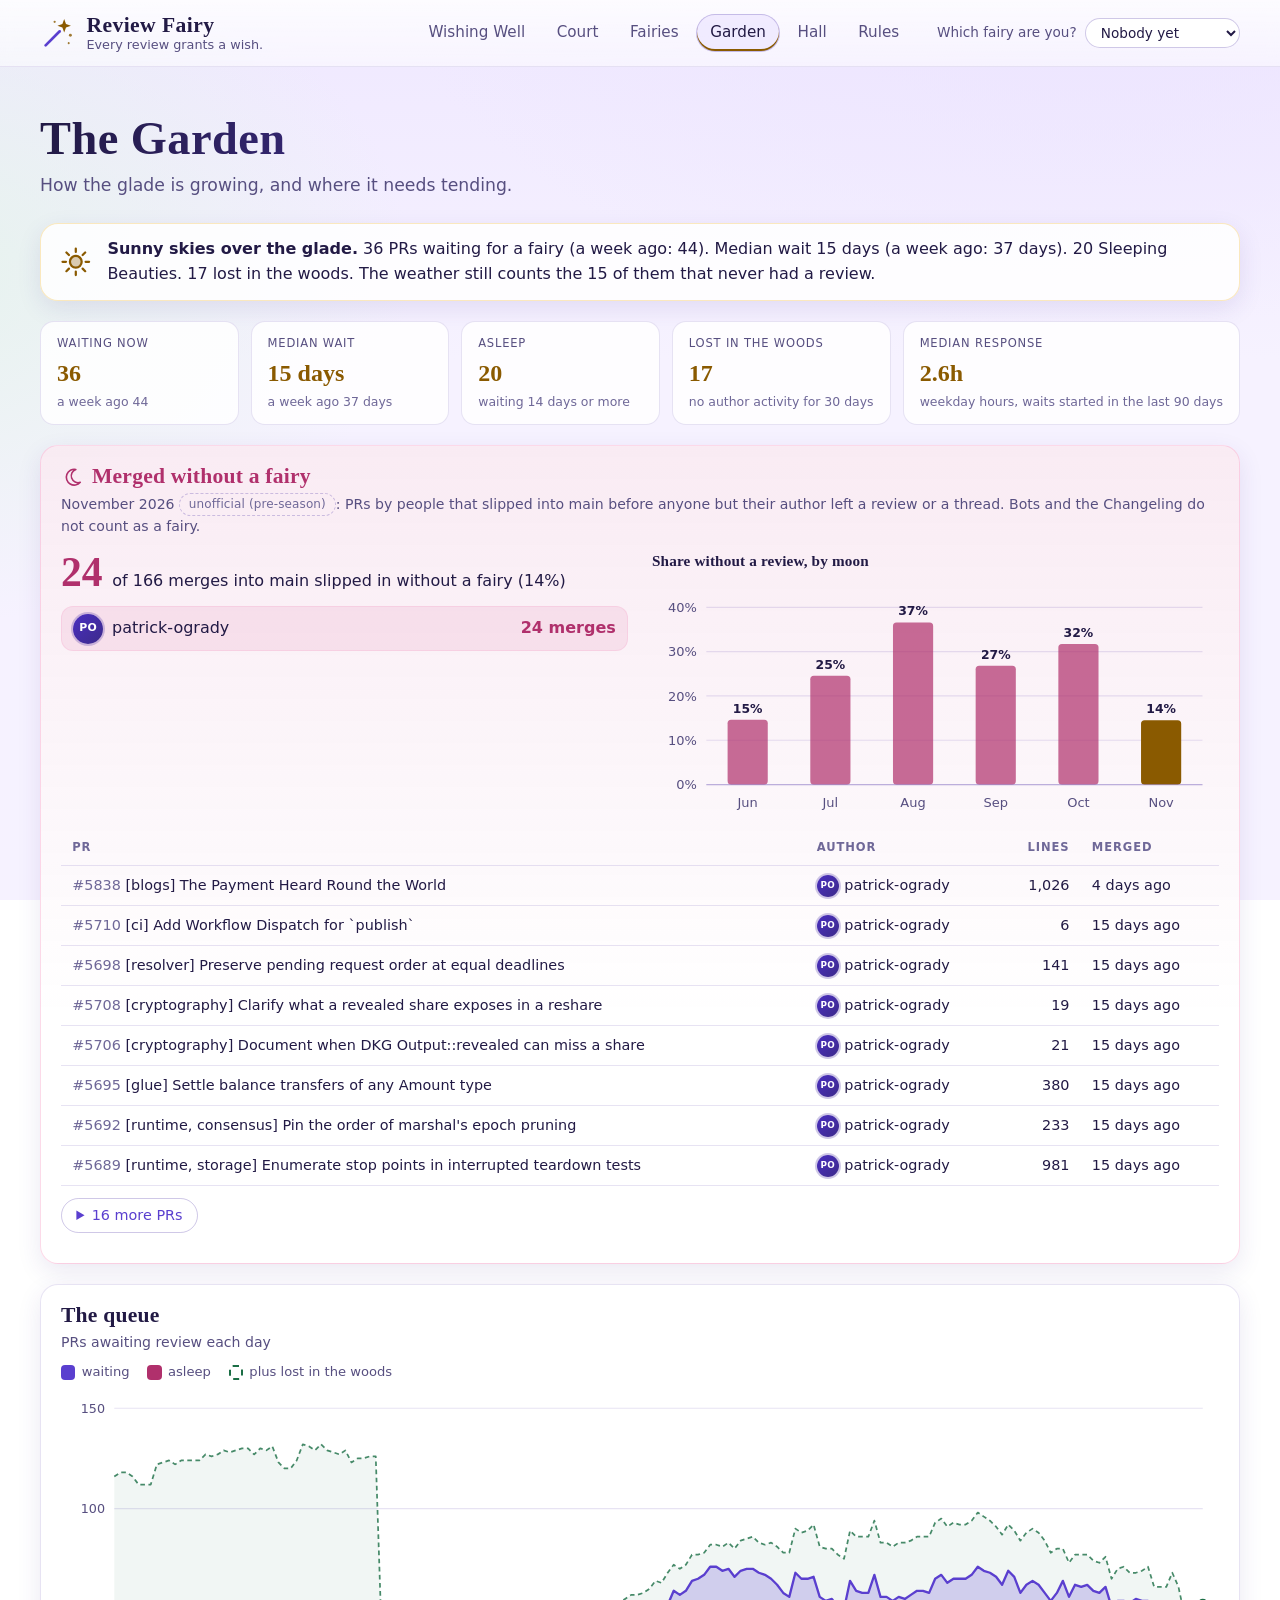
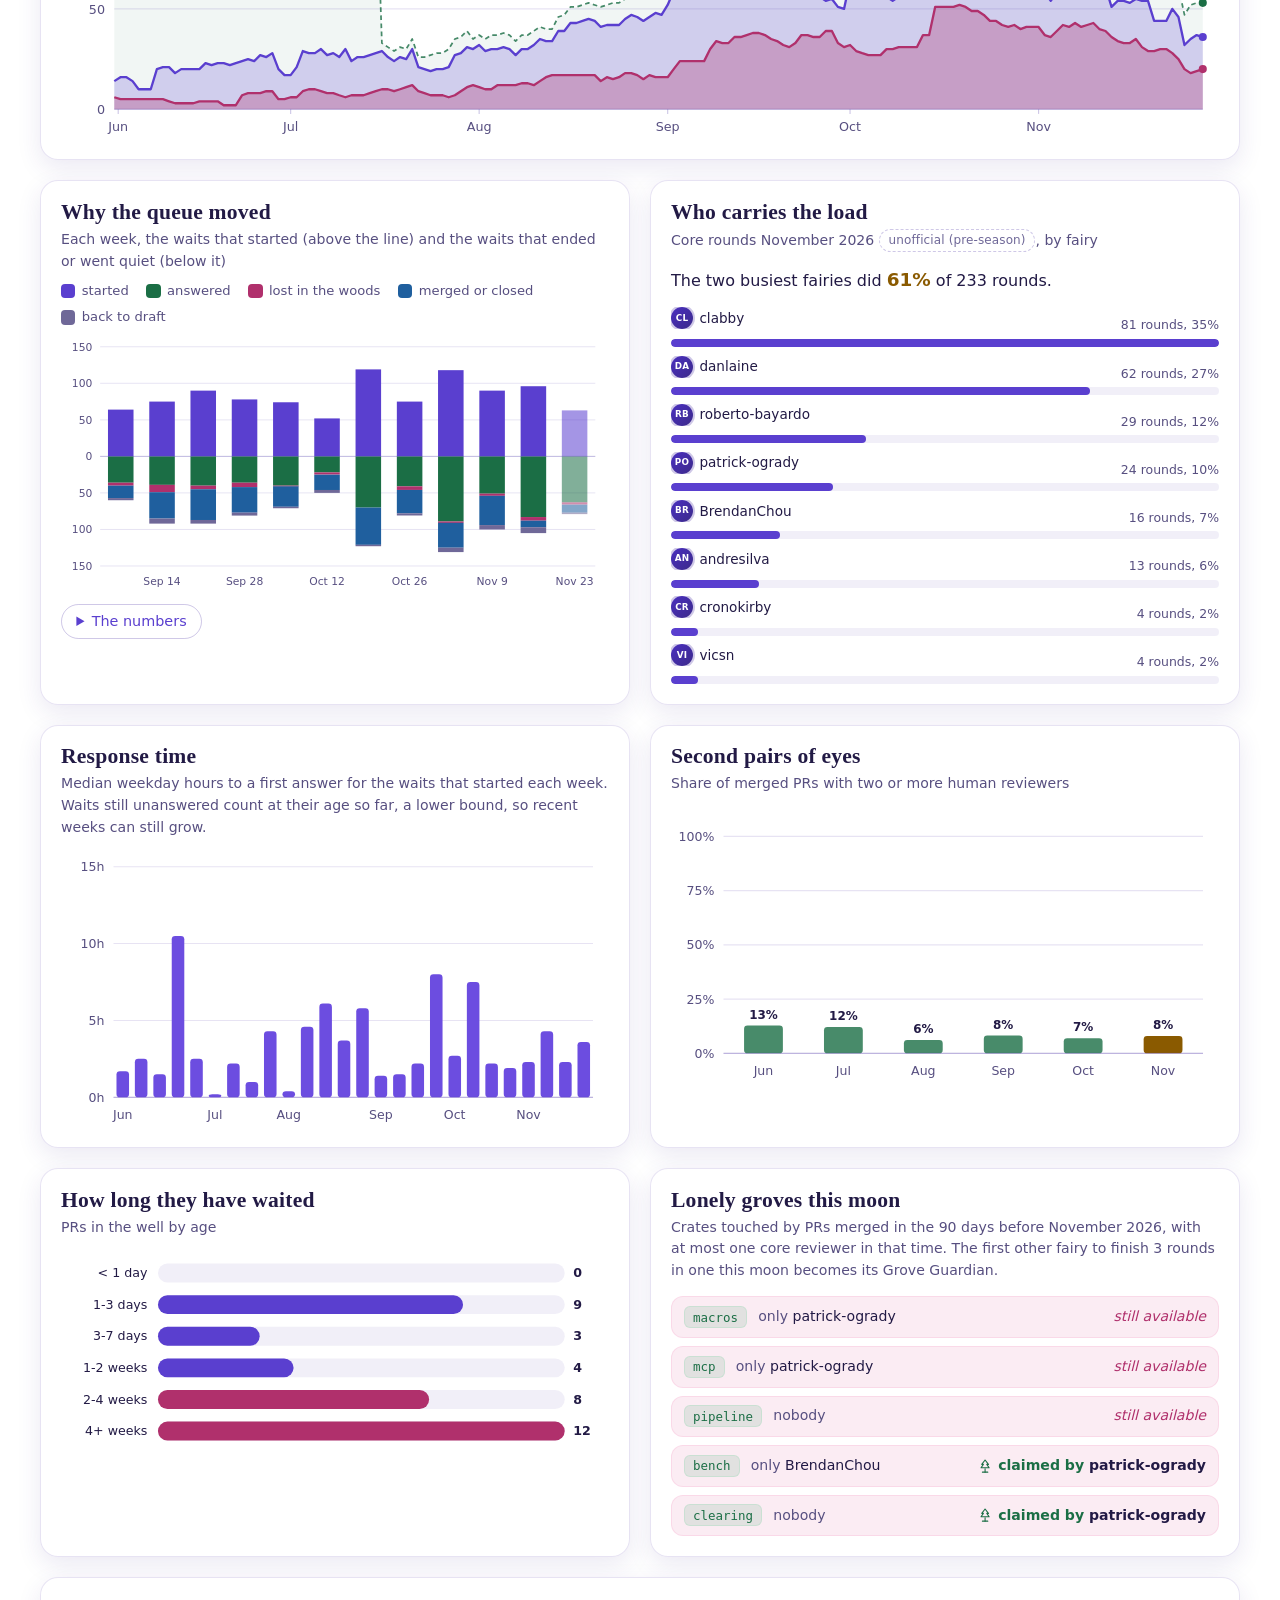
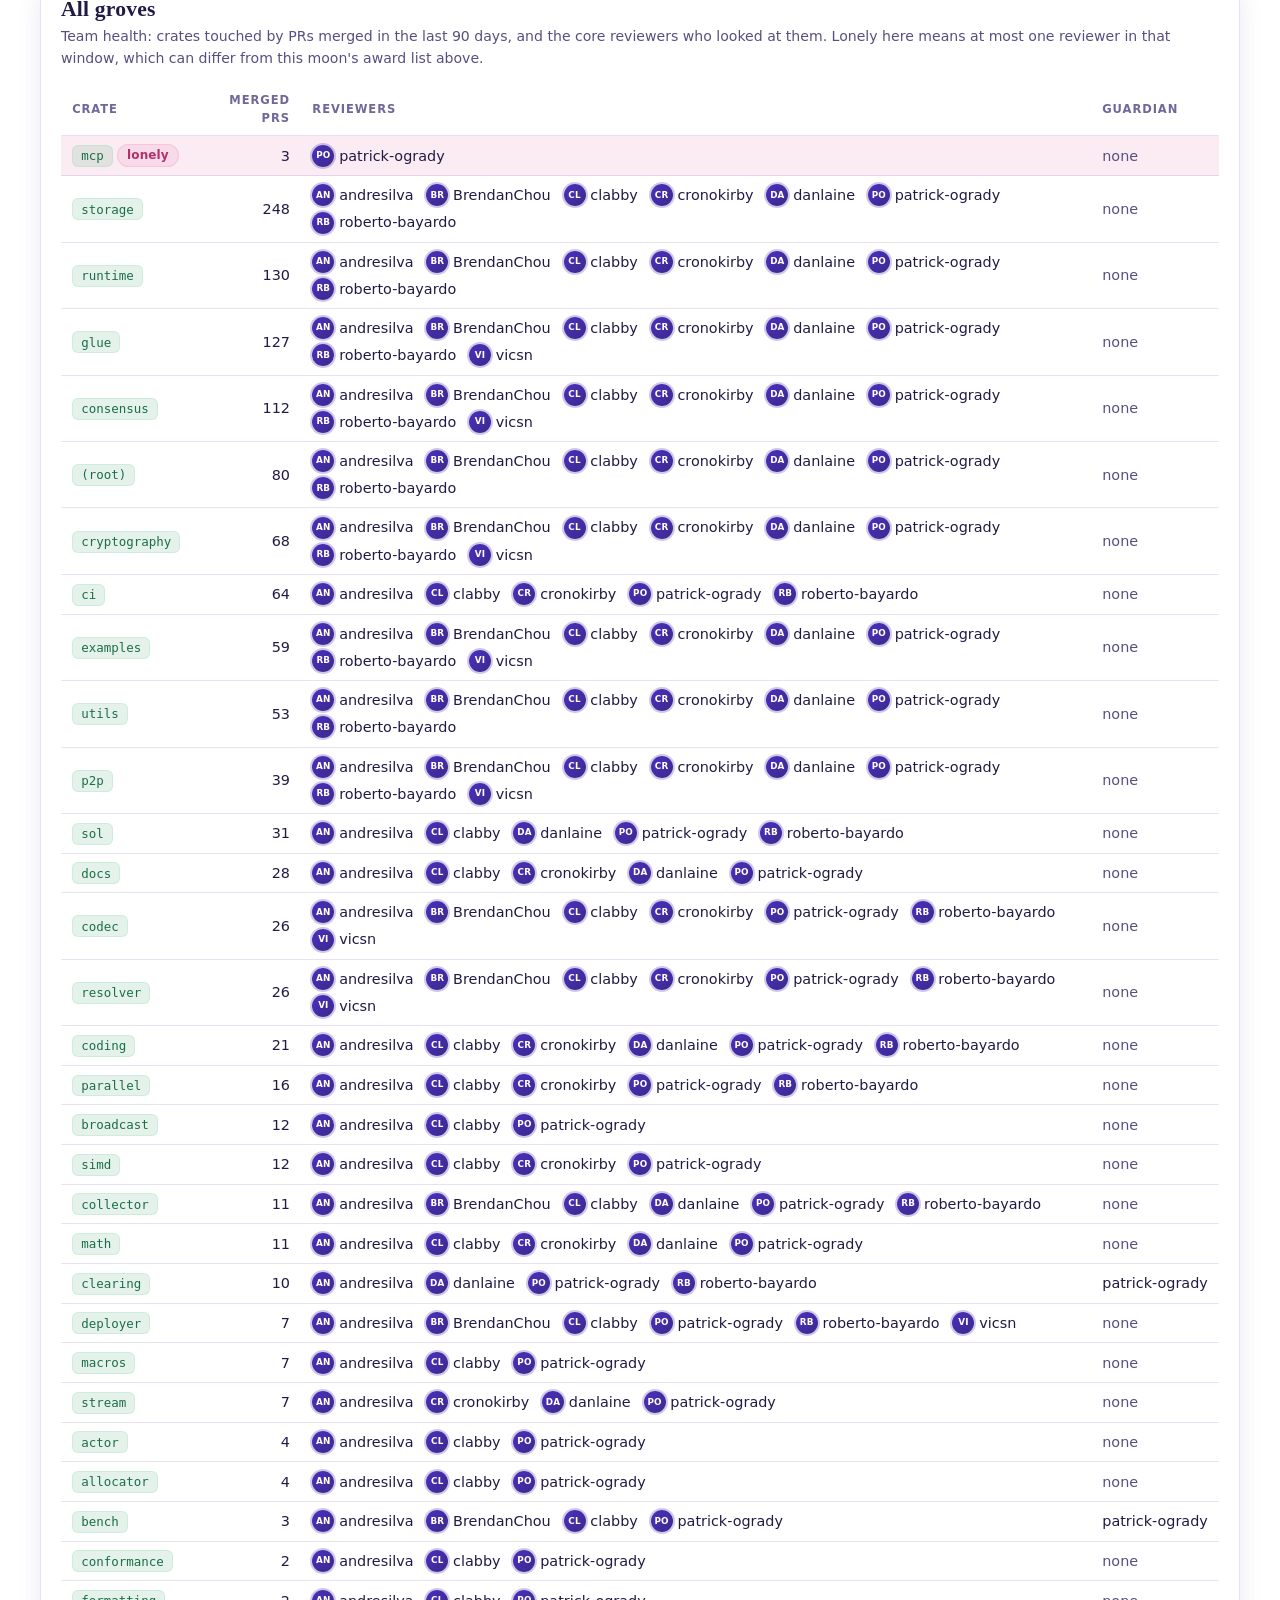
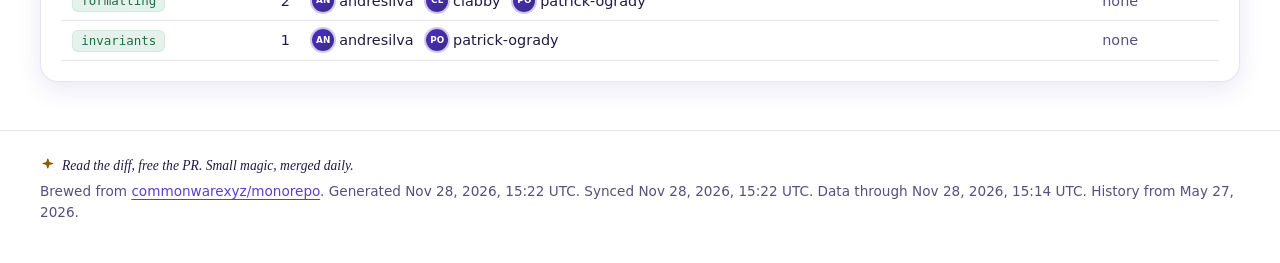
<file: garden.html>
<!doctype html>
<html lang="en">
<head>
<meta charset="utf-8">
<meta name="viewport" content="width=device-width, initial-scale=1">
<meta name="robots" content="noindex, nofollow">
<meta name="color-scheme" content="dark light">
<meta name="description" content="Review Fairy: Every review grants a wish.">
<title>The Garden | Review Fairy</title>
<link rel="icon" href="static/favicon.svg" type="image/svg+xml">
<link rel="stylesheet" href="static/fairy.css">
<script src="static/fairy.js" defer></script>
</head>
<body class="page-garden">
<a class="skip-link" href="#main">Skip to content</a>
<header class="site-header">
  <div class="wrap header-inner">
    <a class="brand" href="index.html">
      <svg class="logo" viewBox="0 0 32 32" width="32" height="32" aria-hidden="true" focusable="false"><path d="M5 27 17.5 14.5" stroke="currentColor" stroke-width="2.4" stroke-linecap="round"/><path class="logo-star" d="M21.5 3.5l1.6 4.4 4.4 1.6-4.4 1.6-1.6 4.4-1.6-4.4-4.4-1.6 4.4-1.6z"/><circle class="logo-dot" cx="27" cy="18" r="1.3"/><circle class="logo-dot" cx="13" cy="6" r="1"/><circle class="logo-dot" cx="25.5" cy="25" r=".9"/></svg>
      <span class="brand-text"><span class="brand-name">Review Fairy</span><span class="brand-tag">Every review grants a wish.</span></span>
    </a>
    <nav class="site-nav" aria-label="Main">
      <ul>
        <li><a href="index.html">Wishing Well</a></li>
        <li><a href="court.html">Court</a></li>
        <li><a href="fairies.html">Fairies</a></li>
        <li><a href="garden.html" aria-current="page">Garden</a></li>
        <li><a href="hall.html">Hall</a></li>
        <li><a href="rules.html">Rules</a></li>
      </ul>
    </nav>
    <div class="picker" data-picker hidden>
      <label for="fairy-picker">Which fairy are you?</label>
      <select id="fairy-picker">
        <option value="">Nobody yet</option>
        <option value="patrick-ogrady">patrick-ogrady</option>
        <option value="clabby">clabby</option>
        <option value="roberto-bayardo">roberto-bayardo</option>
        <option value="danlaine">danlaine</option>
        <option value="andresilva">andresilva</option>
        <option value="cronokirby">cronokirby</option>
        <option value="BrendanChou">BrendanChou</option>
        <option value="vicsn">vicsn</option>
      </select>
    </div>
  </div>
</header>
<main id="main" class="wrap">
  <div class="page-head">
    <h1>The Garden</h1>
    <p class="subtitle">How the glade is growing, and where it needs tending.</p>
  </div>
<section class="weather-strip weather-sunny" aria-label="Queue weather">
  <svg class="icon weather-art weather-sunny" viewBox="0 0 24 24" width="24" height="24" fill="none" stroke="currentColor" stroke-width="1.6" stroke-linecap="round" stroke-linejoin="round" aria-hidden="true" focusable="false"><circle cx="12" cy="12" r="4.2" fill="currentColor" fill-opacity=".3"/><path d="M12 2.5v2.5M12 19v2.5M2.5 12H5M19 12h2.5M5.3 5.3l1.8 1.8M16.9 16.9l1.8 1.8M5.3 18.7l1.8-1.8M16.9 7.1l1.8-1.8"/></svg>
  <p><strong>Sunny skies over the glade.</strong> 36 PRs waiting for a fairy (a week ago: 44). Median wait 15 days (a week ago: 37 days). 20 Sleeping Beauties. 17 lost in the woods. The weather still counts the 15 of them that never had a review.</p>
</section>

<dl class="stat-strip">
  <div><dt>waiting now</dt><dd>36</dd><span>a week ago 44</span></div>
  <div><dt>median wait</dt><dd>15 days</dd><span>a week ago 37 days</span></div>
  <div><dt>asleep</dt><dd>20</dd><span>waiting 14 days or more</span></div>
<div><dt>lost in the woods</dt><dd>17</dd><span>no author activity for 30 days</span></div>  <div><dt>median response</dt><dd>2.6h</dd><span>weekday hours, waits started in the last 90 days</span></div>
</dl>
<section class="panel shame-panel" aria-labelledby="shame-h">
  <h2 id="shame-h"><svg class="icon moon-art" viewBox="0 0 24 24" width="24" height="24" fill="none" stroke="currentColor" stroke-width="1.6" stroke-linecap="round" stroke-linejoin="round" aria-hidden="true" focusable="false"><path d="M15 4.5a8 8 0 1 0 4.5 13A6.5 6.5 0 0 1 15 4.5z"/></svg> Merged without a fairy</h2>
  <p class="panel-sub">November 2026 <span class="tag tag-unofficial" title="Before the first official court">unofficial (pre-season)</span>: PRs by people that slipped into main before anyone but their author left a review or a thread. Bots and the Changeling do not count as a fairy.</p>
  <div class="shame-grid">
    <div class="shame-main">
      <p class="shame-head"><strong class="shame-num">24</strong><span>of 166 merges into main slipped in without a fairy (14%)</span></p>
      <ul class="shame-tally" aria-label="Who merged without a review this moon">
        <li data-login="patrick-ogrady"><span class="avatar avatar-sm" aria-hidden="true"><span class="initials">PO</span><span class="photo" style="background-image: url('https://github.com/patrick-ogrady.png?size=96')"></span></span><span class="shame-name"><a class="fairy-name" href="fairies/patrick-ogrady.html" title="patrick-ogrady">patrick-ogrady</a></span><span class="shame-n">24 merges</span></li>
      </ul>
    </div>
    <div class="shame-trend">
      <h3 class="mini-h">Share without a review, by moon</h3>
      <div class="chart-box"><svg class="chart bar-chart shame-bars" viewBox="0 0 480 200" width="480" height="200" role="img" aria-labelledby="chart27t chart27d" focusable="false"><title id="chart27t">Merges into main without a review, by moon</title><desc id="chart27d">Share of each moon&#x27;s merges into main by people that had no human review first.</desc><line class="grid" x1="46" x2="466" y1="174" y2="174"/><text class="tick" x="38" y="178" text-anchor="end">0%</text><line class="grid" x1="46" x2="466" y1="136.5" y2="136.5"/><text class="tick" x="38" y="140.5" text-anchor="end">10%</text><line class="grid" x1="46" x2="466" y1="99" y2="99"/><text class="tick" x="38" y="103" text-anchor="end">20%</text><line class="grid" x1="46" x2="466" y1="61.5" y2="61.5"/><text class="tick" x="38" y="65.5" text-anchor="end">30%</text><line class="grid" x1="46" x2="466" y1="24" y2="24"/><text class="tick" x="38" y="28" text-anchor="end">40%</text><rect class="bar" x="64" y="119.2" width="34" height="54.8" rx="3"><title>June 2026: 12 of 82 merges into main without a review (15%)</title></rect><text class="bar-label" x="81" y="113.2" text-anchor="middle">15%</text><rect class="bar" x="134" y="81.8" width="34" height="92.2" rx="3"><title>July 2026: 28 of 114 merges into main without a review (25%)</title></rect><text class="bar-label" x="151" y="75.8" text-anchor="middle">25%</text><rect class="bar" x="204" y="36.8" width="34" height="137.2" rx="3"><title>August 2026: 34 of 93 merges into main without a review (37%)</title></rect><text class="bar-label" x="221" y="30.8" text-anchor="middle">37%</text><rect class="bar" x="274" y="73.5" width="34" height="100.5" rx="3"><title>September 2026: 34 of 127 merges into main without a review (27%)</title></rect><text class="bar-label" x="291" y="67.5" text-anchor="middle">27%</text><rect class="bar" x="344" y="55.1" width="34" height="118.9" rx="3"><title>October 2026: 53 of 167 merges into main without a review (32%)</title></rect><text class="bar-label" x="361" y="49.1" text-anchor="middle">32%</text><rect class="bar hl" x="414" y="119.6" width="34" height="54.4" rx="3"><title>November 2026: 24 of 166 merges into main without a review (14%)</title></rect><text class="bar-label" x="431" y="113.6" text-anchor="middle">14%</text><line class="axis" x1="46" x2="466" y1="174" y2="174"/><text class="xlabel" x="81" y="193" text-anchor="middle">Jun</text><text class="xlabel" x="151" y="193" text-anchor="middle">Jul</text><text class="xlabel" x="221" y="193" text-anchor="middle">Aug</text><text class="xlabel" x="291" y="193" text-anchor="middle">Sep</text><text class="xlabel" x="361" y="193" text-anchor="middle">Oct</text><text class="xlabel" x="431" y="193" text-anchor="middle">Nov</text></svg></div>
    </div>
  </div>
  <div class="table-scroll">
  <table class="simple shame-prs">
    <caption class="visually-hidden">PRs merged into main without a review this moon, newest first</caption>
    <thead><tr><th scope="col">PR</th><th scope="col">Author</th><th scope="col" class="num">Lines</th><th scope="col">Merged</th></tr></thead>
    <tbody>
<tr data-login="patrick-ogrady"><th scope="row"><a class="pr-link" href="https://github.com/commonwarexyz/monorepo/pull/5838"><span class="pr-num">#5838</span> [blogs] The Payment Heard Round the World</a></th><td class="shame-who"><span class="avatar avatar-xs" aria-hidden="true"><span class="initials">PO</span><span class="photo" style="background-image: url('https://github.com/patrick-ogrady.png?size=96')"></span></span><a class="fairy-name" href="fairies/patrick-ogrady.html" title="patrick-ogrady">patrick-ogrady</a></td><td class="num">1,026</td><td class="shame-when"><time datetime="2026-11-23T17:18:36Z" title="Nov 23, 2026, 17:18 UTC">4 days ago</time></td></tr><tr data-login="patrick-ogrady"><th scope="row"><a class="pr-link" href="https://github.com/commonwarexyz/monorepo/pull/5710"><span class="pr-num">#5710</span> [ci] Add Workflow Dispatch for `publish`</a></th><td class="shame-who"><span class="avatar avatar-xs" aria-hidden="true"><span class="initials">PO</span><span class="photo" style="background-image: url('https://github.com/patrick-ogrady.png?size=96')"></span></span><a class="fairy-name" href="fairies/patrick-ogrady.html" title="patrick-ogrady">patrick-ogrady</a></td><td class="num">6</td><td class="shame-when"><time datetime="2026-11-13T08:14:32Z" title="Nov 13, 2026, 08:14 UTC">15 days ago</time></td></tr><tr data-login="patrick-ogrady"><th scope="row"><a class="pr-link" href="https://github.com/commonwarexyz/monorepo/pull/5698"><span class="pr-num">#5698</span> [resolver] Preserve pending request order at equal deadlines</a></th><td class="shame-who"><span class="avatar avatar-xs" aria-hidden="true"><span class="initials">PO</span><span class="photo" style="background-image: url('https://github.com/patrick-ogrady.png?size=96')"></span></span><a class="fairy-name" href="fairies/patrick-ogrady.html" title="patrick-ogrady">patrick-ogrady</a></td><td class="num">141</td><td class="shame-when"><time datetime="2026-11-13T07:30:35Z" title="Nov 13, 2026, 07:30 UTC">15 days ago</time></td></tr><tr data-login="patrick-ogrady"><th scope="row"><a class="pr-link" href="https://github.com/commonwarexyz/monorepo/pull/5708"><span class="pr-num">#5708</span> [cryptography] Clarify what a revealed share exposes in a reshare</a></th><td class="shame-who"><span class="avatar avatar-xs" aria-hidden="true"><span class="initials">PO</span><span class="photo" style="background-image: url('https://github.com/patrick-ogrady.png?size=96')"></span></span><a class="fairy-name" href="fairies/patrick-ogrady.html" title="patrick-ogrady">patrick-ogrady</a></td><td class="num">19</td><td class="shame-when"><time datetime="2026-11-13T07:15:25Z" title="Nov 13, 2026, 07:15 UTC">15 days ago</time></td></tr><tr data-login="patrick-ogrady"><th scope="row"><a class="pr-link" href="https://github.com/commonwarexyz/monorepo/pull/5706"><span class="pr-num">#5706</span> [cryptography] Document when DKG Output::revealed can miss a share</a></th><td class="shame-who"><span class="avatar avatar-xs" aria-hidden="true"><span class="initials">PO</span><span class="photo" style="background-image: url('https://github.com/patrick-ogrady.png?size=96')"></span></span><a class="fairy-name" href="fairies/patrick-ogrady.html" title="patrick-ogrady">patrick-ogrady</a></td><td class="num">21</td><td class="shame-when"><time datetime="2026-11-13T05:47:19Z" title="Nov 13, 2026, 05:47 UTC">15 days ago</time></td></tr><tr data-login="patrick-ogrady"><th scope="row"><a class="pr-link" href="https://github.com/commonwarexyz/monorepo/pull/5695"><span class="pr-num">#5695</span> [glue] Settle balance transfers of any Amount type</a></th><td class="shame-who"><span class="avatar avatar-xs" aria-hidden="true"><span class="initials">PO</span><span class="photo" style="background-image: url('https://github.com/patrick-ogrady.png?size=96')"></span></span><a class="fairy-name" href="fairies/patrick-ogrady.html" title="patrick-ogrady">patrick-ogrady</a></td><td class="num">380</td><td class="shame-when"><time datetime="2026-11-13T05:04:25Z" title="Nov 13, 2026, 05:04 UTC">15 days ago</time></td></tr><tr data-login="patrick-ogrady"><th scope="row"><a class="pr-link" href="https://github.com/commonwarexyz/monorepo/pull/5692"><span class="pr-num">#5692</span> [runtime, consensus] Pin the order of marshal&#39;s epoch pruning</a></th><td class="shame-who"><span class="avatar avatar-xs" aria-hidden="true"><span class="initials">PO</span><span class="photo" style="background-image: url('https://github.com/patrick-ogrady.png?size=96')"></span></span><a class="fairy-name" href="fairies/patrick-ogrady.html" title="patrick-ogrady">patrick-ogrady</a></td><td class="num">233</td><td class="shame-when"><time datetime="2026-11-12T20:20:44Z" title="Nov 12, 2026, 20:20 UTC">15 days ago</time></td></tr><tr data-login="patrick-ogrady"><th scope="row"><a class="pr-link" href="https://github.com/commonwarexyz/monorepo/pull/5689"><span class="pr-num">#5689</span> [runtime, storage] Enumerate stop points in interrupted teardown tests</a></th><td class="shame-who"><span class="avatar avatar-xs" aria-hidden="true"><span class="initials">PO</span><span class="photo" style="background-image: url('https://github.com/patrick-ogrady.png?size=96')"></span></span><a class="fairy-name" href="fairies/patrick-ogrady.html" title="patrick-ogrady">patrick-ogrady</a></td><td class="num">981</td><td class="shame-when"><time datetime="2026-11-12T20:19:59Z" title="Nov 12, 2026, 20:19 UTC">15 days ago</time></td></tr>    </tbody>
  </table>
  </div>
  <details class="more-sightings">
    <summary>16 more PRs</summary>
    <div class="table-scroll">
    <table class="simple shame-prs">
      <caption class="visually-hidden">More PRs merged into main without a review this moon</caption>
      <thead><tr><th scope="col">PR</th><th scope="col">Author</th><th scope="col" class="num">Lines</th><th scope="col">Merged</th></tr></thead>
      <tbody>
<tr data-login="patrick-ogrady"><th scope="row"><a class="pr-link" href="https://github.com/commonwarexyz/monorepo/pull/5686"><span class="pr-num">#5686</span> [ci] Pin the stable Rust toolchain</a></th><td class="shame-who"><span class="avatar avatar-xs" aria-hidden="true"><span class="initials">PO</span><span class="photo" style="background-image: url('https://github.com/patrick-ogrady.png?size=96')"></span></span><a class="fairy-name" href="fairies/patrick-ogrady.html" title="patrick-ogrady">patrick-ogrady</a></td><td class="num">13</td><td class="shame-when"><time datetime="2026-11-12T19:16:22Z" title="Nov 12, 2026, 19:16 UTC">15 days ago</time></td></tr><tr data-login="patrick-ogrady"><th scope="row"><a class="pr-link" href="https://github.com/commonwarexyz/monorepo/pull/5673"><span class="pr-num">#5673</span> [runtime, storage] Pin interrupted bounded opens and archive destroy</a></th><td class="shame-who"><span class="avatar avatar-xs" aria-hidden="true"><span class="initials">PO</span><span class="photo" style="background-image: url('https://github.com/patrick-ogrady.png?size=96')"></span></span><a class="fairy-name" href="fairies/patrick-ogrady.html" title="patrick-ogrady">patrick-ogrady</a></td><td class="num">722</td><td class="shame-when"><time datetime="2026-11-12T18:29:48Z" title="Nov 12, 2026, 18:29 UTC">15 days ago</time></td></tr><tr data-login="patrick-ogrady"><th scope="row"><a class="pr-link" href="https://github.com/commonwarexyz/monorepo/pull/5671"><span class="pr-num">#5671</span> [storage] Open the segmented fixed journal through recovery</a></th><td class="shame-who"><span class="avatar avatar-xs" aria-hidden="true"><span class="initials">PO</span><span class="photo" style="background-image: url('https://github.com/patrick-ogrady.png?size=96')"></span></span><a class="fairy-name" href="fairies/patrick-ogrady.html" title="patrick-ogrady">patrick-ogrady</a></td><td class="num">1,427</td><td class="shame-when"><time datetime="2026-11-12T18:18:01Z" title="Nov 12, 2026, 18:18 UTC">15 days ago</time></td></tr><tr data-login="patrick-ogrady"><th scope="row"><a class="pr-link" href="https://github.com/commonwarexyz/monorepo/pull/5665"><span class="pr-num">#5665</span> [storage] Make interrupted destroy recoverable</a></th><td class="shame-who"><span class="avatar avatar-xs" aria-hidden="true"><span class="initials">PO</span><span class="photo" style="background-image: url('https://github.com/patrick-ogrady.png?size=96')"></span></span><a class="fairy-name" href="fairies/patrick-ogrady.html" title="patrick-ogrady">patrick-ogrady</a></td><td class="num">1,688</td><td class="shame-when"><time datetime="2026-11-12T18:08:45Z" title="Nov 12, 2026, 18:08 UTC">15 days ago</time></td></tr><tr data-login="patrick-ogrady"><th scope="row"><a class="pr-link" href="https://github.com/commonwarexyz/monorepo/pull/5664"><span class="pr-num">#5664</span> [storage, consensus, glue] Open variable journals through recovery</a></th><td class="shame-who"><span class="avatar avatar-xs" aria-hidden="true"><span class="initials">PO</span><span class="photo" style="background-image: url('https://github.com/patrick-ogrady.png?size=96')"></span></span><a class="fairy-name" href="fairies/patrick-ogrady.html" title="patrick-ogrady">patrick-ogrady</a></td><td class="num">1,262</td><td class="shame-when"><time datetime="2026-11-12T18:00:24Z" title="Nov 12, 2026, 18:00 UTC">15 days ago</time></td></tr><tr data-login="patrick-ogrady"><th scope="row"><a class="pr-link" href="https://github.com/commonwarexyz/monorepo/pull/5661"><span class="pr-num">#5661</span> [runtime, storage] Pin torn-write recovery that no test held</a></th><td class="shame-who"><span class="avatar avatar-xs" aria-hidden="true"><span class="initials">PO</span><span class="photo" style="background-image: url('https://github.com/patrick-ogrady.png?size=96')"></span></span><a class="fairy-name" href="fairies/patrick-ogrady.html" title="patrick-ogrady">patrick-ogrady</a></td><td class="num">180</td><td class="shame-when"><time datetime="2026-11-12T05:21:19Z" title="Nov 12, 2026, 05:21 UTC">16 days ago</time></td></tr><tr data-login="patrick-ogrady"><th scope="row"><a class="pr-link" href="https://github.com/commonwarexyz/monorepo/pull/5591"><span class="pr-num">#5591</span> [clearing] Add Bajillion</a></th><td class="shame-who"><span class="avatar avatar-xs" aria-hidden="true"><span class="initials">PO</span><span class="photo" style="background-image: url('https://github.com/patrick-ogrady.png?size=96')"></span></span><a class="fairy-name" href="fairies/patrick-ogrady.html" title="patrick-ogrady">patrick-ogrady</a></td><td class="num">16,143</td><td class="shame-when"><time datetime="2026-11-11T23:06:42Z" title="Nov 11, 2026, 23:06 UTC">16 days ago</time></td></tr><tr data-login="patrick-ogrady"><th scope="row"><a class="pr-link" href="https://github.com/commonwarexyz/monorepo/pull/5654"><span class="pr-num">#5654</span> [cryptography] Gate fixtures on cryptography&#39;s mocks</a></th><td class="shame-who"><span class="avatar avatar-xs" aria-hidden="true"><span class="initials">PO</span><span class="photo" style="background-image: url('https://github.com/patrick-ogrady.png?size=96')"></span></span><a class="fairy-name" href="fairies/patrick-ogrady.html" title="patrick-ogrady">patrick-ogrady</a></td><td class="num">338</td><td class="shame-when"><time datetime="2026-11-11T22:57:55Z" title="Nov 11, 2026, 22:57 UTC">16 days ago</time></td></tr><tr data-login="patrick-ogrady"><th scope="row"><a class="pr-link" href="https://github.com/commonwarexyz/monorepo/pull/5657"><span class="pr-num">#5657</span> [codec, utils] Add wide integers and the Amount trait</a></th><td class="shame-who"><span class="avatar avatar-xs" aria-hidden="true"><span class="initials">PO</span><span class="photo" style="background-image: url('https://github.com/patrick-ogrady.png?size=96')"></span></span><a class="fairy-name" href="fairies/patrick-ogrady.html" title="patrick-ogrady">patrick-ogrady</a></td><td class="num">625</td><td class="shame-when"><time datetime="2026-11-11T22:55:55Z" title="Nov 11, 2026, 22:55 UTC">16 days ago</time></td></tr><tr data-login="patrick-ogrady"><th scope="row"><a class="pr-link" href="https://github.com/commonwarexyz/monorepo/pull/5653"><span class="pr-num">#5653</span> [ci] Set up swap and the ARM64 linker without the apt mirrors</a></th><td class="shame-who"><span class="avatar avatar-xs" aria-hidden="true"><span class="initials">PO</span><span class="photo" style="background-image: url('https://github.com/patrick-ogrady.png?size=96')"></span></span><a class="fairy-name" href="fairies/patrick-ogrady.html" title="patrick-ogrady">patrick-ogrady</a></td><td class="num">52</td><td class="shame-when"><time datetime="2026-11-11T17:58:47Z" title="Nov 11, 2026, 17:58 UTC">16 days ago</time></td></tr><tr data-login="patrick-ogrady"><th scope="row"><a class="pr-link" href="https://github.com/commonwarexyz/monorepo/pull/5617"><span class="pr-num">#5617</span> [storage, utils] Borrow each key once in QMDB batch reads</a></th><td class="shame-who"><span class="avatar avatar-xs" aria-hidden="true"><span class="initials">PO</span><span class="photo" style="background-image: url('https://github.com/patrick-ogrady.png?size=96')"></span></span><a class="fairy-name" href="fairies/patrick-ogrady.html" title="patrick-ogrady">patrick-ogrady</a></td><td class="num">85</td><td class="shame-when"><time datetime="2026-11-07T19:50:41Z" title="Nov 7, 2026, 19:50 UTC">20 days ago</time></td></tr><tr data-login="patrick-ogrady"><th scope="row"><a class="pr-link" href="https://github.com/commonwarexyz/monorepo/pull/5619"><span class="pr-num">#5619</span> [deployer] Add bandwidth weighting to instance configs</a></th><td class="shame-who"><span class="avatar avatar-xs" aria-hidden="true"><span class="initials">PO</span><span class="photo" style="background-image: url('https://github.com/patrick-ogrady.png?size=96')"></span></span><a class="fairy-name" href="fairies/patrick-ogrady.html" title="patrick-ogrady">patrick-ogrady</a></td><td class="num">180</td><td class="shame-when"><time datetime="2026-11-07T19:50:25Z" title="Nov 7, 2026, 19:50 UTC">20 days ago</time></td></tr><tr data-login="patrick-ogrady"><th scope="row"><a class="pr-link" href="https://github.com/commonwarexyz/monorepo/pull/5590"><span class="pr-num">#5590</span> [cryptography] Update LtHash security docs for the two-bit lifting collision attack</a></th><td class="shame-who"><span class="avatar avatar-xs" aria-hidden="true"><span class="initials">PO</span><span class="photo" style="background-image: url('https://github.com/patrick-ogrady.png?size=96')"></span></span><a class="fairy-name" href="fairies/patrick-ogrady.html" title="patrick-ogrady">patrick-ogrady</a></td><td class="num">15</td><td class="shame-when"><time datetime="2026-11-05T18:10:44Z" title="Nov 5, 2026, 18:10 UTC">22 days ago</time></td></tr><tr data-login="patrick-ogrady"><th scope="row"><a class="pr-link" href="https://github.com/commonwarexyz/monorepo/pull/5565"><span class="pr-num">#5565</span> [ci] Run every crate&#39;s Miri tests</a></th><td class="shame-who"><span class="avatar avatar-xs" aria-hidden="true"><span class="initials">PO</span><span class="photo" style="background-image: url('https://github.com/patrick-ogrady.png?size=96')"></span></span><a class="fairy-name" href="fairies/patrick-ogrady.html" title="patrick-ogrady">patrick-ogrady</a></td><td class="num">10</td><td class="shame-when"><time datetime="2026-11-04T19:02:41Z" title="Nov 4, 2026, 19:02 UTC">23 days ago</time></td></tr><tr data-login="patrick-ogrady"><th scope="row"><a class="pr-link" href="https://github.com/commonwarexyz/monorepo/pull/5546"><span class="pr-num">#5546</span> [runtime] Deflake the io_uring forwarded-registration test</a></th><td class="shame-who"><span class="avatar avatar-xs" aria-hidden="true"><span class="initials">PO</span><span class="photo" style="background-image: url('https://github.com/patrick-ogrady.png?size=96')"></span></span><a class="fairy-name" href="fairies/patrick-ogrady.html" title="patrick-ogrady">patrick-ogrady</a></td><td class="num">10</td><td class="shame-when"><time datetime="2026-11-03T23:24:09Z" title="Nov 3, 2026, 23:24 UTC">24 days ago</time></td></tr><tr data-login="patrick-ogrady"><th scope="row"><a class="pr-link" href="https://github.com/commonwarexyz/monorepo/pull/5528"><span class="pr-num">#5528</span> [resolver, glue] Remove per-peer gauges of departed peers</a></th><td class="shame-who"><span class="avatar avatar-xs" aria-hidden="true"><span class="initials">PO</span><span class="photo" style="background-image: url('https://github.com/patrick-ogrady.png?size=96')"></span></span><a class="fairy-name" href="fairies/patrick-ogrady.html" title="patrick-ogrady">patrick-ogrady</a></td><td class="num">195</td><td class="shame-when"><time datetime="2026-11-03T19:35:35Z" title="Nov 3, 2026, 19:35 UTC">24 days ago</time></td></tr>      </tbody>
    </table>
    </div>
  </details>
</section>

<section class="panel" aria-labelledby="queue-h">
  <h2 id="queue-h">The queue</h2>
  <p class="panel-sub">PRs awaiting review each day</p>
  <ul class="legend">
    <li><span class="swatch s-waiting"></span>waiting</li>
    <li><span class="swatch s-sleeping"></span>asleep</li>
<li><span class="swatch s-dormant"></span>plus lost in the woods</li>  </ul>
  <div class="chart-box"><svg class="chart line-chart" viewBox="0 0 1000 300" width="1000" height="300" role="img" aria-labelledby="chart25t chart25d" focusable="false"><title id="chart25t">The queue over time</title><desc id="chart25d">Daily count of PRs awaiting review over 180 days. Latest: 36 waiting, 20 asleep.</desc><line class="grid" x1="46" x2="986" y1="274" y2="274"/><text class="tick" x="38" y="278" text-anchor="end">0</text><line class="grid" x1="46" x2="986" y1="187.3" y2="187.3"/><text class="tick" x="38" y="191.3" text-anchor="end">50</text><line class="grid" x1="46" x2="986" y1="100.7" y2="100.7"/><text class="tick" x="38" y="104.7" text-anchor="end">100</text><line class="grid" x1="46" x2="986" y1="14" y2="14"/><text class="tick" x="38" y="18" text-anchor="end">150</text><path class="area s-dormant" d="M46,274 L46,72.9 51.3,69.5 56.5,69.5 61.8,72.9 67,79.9 72.3,79.9 77.5,79.9 82.8,62.5 88,60.8 93.3,59.1 98.5,62.5 103.8,59.1 109,59.1 114.3,59.1 119.5,59.1 124.8,53.9 130,55.6 135.3,53.9 140.5,50.4 145.8,52.1 151,50.4 156.3,48.7 161.5,48.7 166.8,53.9 172,48.7 177.3,50.4 182.5,46.9 187.8,60.8 193,66 198.3,66 203.5,59.1 208.8,45.2 214,46.9 219.3,50.4 224.5,45.2 229.8,50.4 235.1,52.1 240.3,53.9 245.6,50.4 250.8,60.8 256.1,57.3 261.3,57.3 266.6,55.6 271.8,55.6 277.1,216.8 282.3,220.3 287.6,223.7 292.8,220.3 298.1,222 303.3,213.3 308.6,228.9 313.8,228.9 319.1,227.2 324.3,225.5 329.6,225.5 334.8,222 340.1,213.3 345.3,211.6 350.6,206.4 355.8,213.3 361.1,209.9 366.3,213.3 371.6,209.9 376.8,209.9 382.1,208.1 387.3,209.9 392.6,215.1 397.8,209.9 403.1,209.9 408.3,206.4 413.6,202.9 418.8,204.7 424.1,204.7 429.4,194.3 434.6,192.5 439.9,185.6 445.1,185.6 450.4,183.9 455.6,182.1 460.9,183.9 466.1,185.6 471.4,183.9 476.6,182.1 481.9,182.1 487.1,178.7 492.4,175.2 497.6,175.2 502.9,173.5 508.1,170 513.4,163.1 518.6,164.8 523.9,156.1 529.1,149.2 534.4,152.7 539.6,149.2 544.9,140.5 550.1,140.5 555.4,138.8 560.6,131.9 565.9,131.9 571.1,133.6 576.4,130.1 581.6,135.3 586.9,128.4 592.1,126.7 597.4,124.9 602.6,130.1 607.9,131.9 613.2,130.1 618.4,133.6 623.7,138.8 628.9,138.8 634.2,118 639.4,121.5 644.7,119.7 649.9,114.5 655.2,133.6 660.4,135.3 665.7,135.3 670.9,140.5 676.2,144 681.4,119.7 686.7,124.9 691.9,124.9 697.2,124.9 702.4,111.1 707.7,130.1 712.9,130.1 718.2,133.6 723.4,130.1 728.7,130.1 733.9,128.4 739.2,124.9 744.4,124.9 749.7,124.9 754.9,112.8 760.2,109.3 765.4,116.3 770.7,112.8 775.9,114.5 781.2,114.5 786.4,111.1 791.7,104.1 796.9,107.6 802.2,111.1 807.5,116.3 812.7,123.2 818,114.5 823.2,119.7 828.5,128.4 833.7,121.5 839,118 844.2,121.5 849.5,128.4 854.7,138.8 860,135.3 865.2,135.3 870.5,147.5 875.7,140.5 881,140.5 886.2,140.5 891.5,145.7 896.7,147.5 902,142.3 907.2,161.3 912.5,152.7 917.7,150.9 923,156.1 928.2,156.1 933.5,154.4 938.7,150.9 944,168.3 949.2,168.3 954.5,168.3 959.7,156.1 965,168.3 970.2,192.5 975.5,183.9 980.7,182.1 986,182.1 L986,274 Z"/><polyline class="line s-dormant" points="46,72.9 51.3,69.5 56.5,69.5 61.8,72.9 67,79.9 72.3,79.9 77.5,79.9 82.8,62.5 88,60.8 93.3,59.1 98.5,62.5 103.8,59.1 109,59.1 114.3,59.1 119.5,59.1 124.8,53.9 130,55.6 135.3,53.9 140.5,50.4 145.8,52.1 151,50.4 156.3,48.7 161.5,48.7 166.8,53.9 172,48.7 177.3,50.4 182.5,46.9 187.8,60.8 193,66 198.3,66 203.5,59.1 208.8,45.2 214,46.9 219.3,50.4 224.5,45.2 229.8,50.4 235.1,52.1 240.3,53.9 245.6,50.4 250.8,60.8 256.1,57.3 261.3,57.3 266.6,55.6 271.8,55.6 277.1,216.8 282.3,220.3 287.6,223.7 292.8,220.3 298.1,222 303.3,213.3 308.6,228.9 313.8,228.9 319.1,227.2 324.3,225.5 329.6,225.5 334.8,222 340.1,213.3 345.3,211.6 350.6,206.4 355.8,213.3 361.1,209.9 366.3,213.3 371.6,209.9 376.8,209.9 382.1,208.1 387.3,209.9 392.6,215.1 397.8,209.9 403.1,209.9 408.3,206.4 413.6,202.9 418.8,204.7 424.1,204.7 429.4,194.3 434.6,192.5 439.9,185.6 445.1,185.6 450.4,183.9 455.6,182.1 460.9,183.9 466.1,185.6 471.4,183.9 476.6,182.1 481.9,182.1 487.1,178.7 492.4,175.2 497.6,175.2 502.9,173.5 508.1,170 513.4,163.1 518.6,164.8 523.9,156.1 529.1,149.2 534.4,152.7 539.6,149.2 544.9,140.5 550.1,140.5 555.4,138.8 560.6,131.9 565.9,131.9 571.1,133.6 576.4,130.1 581.6,135.3 586.9,128.4 592.1,126.7 597.4,124.9 602.6,130.1 607.9,131.9 613.2,130.1 618.4,133.6 623.7,138.8 628.9,138.8 634.2,118 639.4,121.5 644.7,119.7 649.9,114.5 655.2,133.6 660.4,135.3 665.7,135.3 670.9,140.5 676.2,144 681.4,119.7 686.7,124.9 691.9,124.9 697.2,124.9 702.4,111.1 707.7,130.1 712.9,130.1 718.2,133.6 723.4,130.1 728.7,130.1 733.9,128.4 739.2,124.9 744.4,124.9 749.7,124.9 754.9,112.8 760.2,109.3 765.4,116.3 770.7,112.8 775.9,114.5 781.2,114.5 786.4,111.1 791.7,104.1 796.9,107.6 802.2,111.1 807.5,116.3 812.7,123.2 818,114.5 823.2,119.7 828.5,128.4 833.7,121.5 839,118 844.2,121.5 849.5,128.4 854.7,138.8 860,135.3 865.2,135.3 870.5,147.5 875.7,140.5 881,140.5 886.2,140.5 891.5,145.7 896.7,147.5 902,142.3 907.2,161.3 912.5,152.7 917.7,150.9 923,156.1 928.2,156.1 933.5,154.4 938.7,150.9 944,168.3 949.2,168.3 954.5,168.3 959.7,156.1 965,168.3 970.2,192.5 975.5,183.9 980.7,182.1 986,182.1"/><circle class="dot s-dormant" cx="986" cy="182.1" r="3.5"/><path class="area s-waiting" d="M46,274 L46,249.7 51.3,246.3 56.5,246.3 61.8,249.7 67,256.7 72.3,256.7 77.5,256.7 82.8,239.3 88,237.6 93.3,237.6 98.5,242.8 103.8,239.3 109,239.3 114.3,239.3 119.5,239.3 124.8,234.1 130,235.9 135.3,234.1 140.5,234.1 145.8,235.9 151,234.1 156.3,232.4 161.5,230.7 166.8,232.4 172,227.2 177.3,228.9 182.5,225.5 187.8,239.3 193,244.5 198.3,244.5 203.5,237.6 208.8,223.7 214,225.5 219.3,225.5 224.5,222 229.8,227.2 235.1,225.5 240.3,228.9 245.6,222 250.8,232.4 256.1,228.9 261.3,228.9 266.6,227.2 271.8,225.5 277.1,223.7 282.3,228.9 287.6,232.4 292.8,228.9 298.1,230.7 303.3,222 308.6,237.6 313.8,239.3 319.1,241.1 324.3,239.3 329.6,239.3 334.8,237.6 340.1,227.2 345.3,225.5 350.6,220.3 355.8,222 361.1,218.5 366.3,223.7 371.6,222 376.8,222 382.1,220.3 387.3,222 392.6,227.2 397.8,222 403.1,222 408.3,218.5 413.6,213.3 418.8,215.1 424.1,215.1 429.4,206.4 434.6,206.4 439.9,199.5 445.1,199.5 450.4,197.7 455.6,196 460.9,197.7 466.1,202.9 471.4,201.2 476.6,201.2 481.9,201.2 487.1,196 492.4,192.5 497.6,194.3 502.9,197.7 508.1,194.3 513.4,190.8 518.6,192.5 523.9,183.9 529.1,171.7 534.4,175.2 539.6,171.7 544.9,163.1 550.1,161.3 555.4,157.9 560.6,150.9 565.9,150.9 571.1,154.4 576.4,152.7 581.6,159.6 586.9,154.4 592.1,152.7 597.4,152.7 602.6,156.1 607.9,157.9 613.2,161.3 618.4,166.5 623.7,173.5 628.9,176.9 634.2,156.1 639.4,161.3 644.7,161.3 649.9,159.6 655.2,176.9 660.4,180.4 665.7,178.7 670.9,185.6 676.2,187.3 681.4,163.1 686.7,171.7 691.9,173.5 697.2,173.5 702.4,157.9 707.7,176.9 712.9,176.9 718.2,180.4 723.4,176.9 728.7,178.7 733.9,175.2 739.2,171.7 744.4,171.7 749.7,173.5 754.9,161.3 760.2,157.9 765.4,164.8 770.7,161.3 775.9,161.3 781.2,161.3 786.4,157.9 791.7,150.9 796.9,154.4 802.2,156.1 807.5,159.6 812.7,166.5 818,154.4 823.2,159.6 828.5,173.5 833.7,166.5 839,163.1 844.2,166.5 849.5,173.5 854.7,180.4 860,173.5 865.2,163.1 870.5,176.9 875.7,166.5 881,168.3 886.2,166.5 891.5,171.7 896.7,173.5 902,168.3 907.2,185.6 912.5,180.4 917.7,180.4 923,182.1 928.2,178.7 933.5,180.4 938.7,180.4 944,197.7 949.2,197.7 954.5,197.7 959.7,187.3 965,194.3 970.2,218.5 975.5,213.3 980.7,209.9 986,211.6 L986,274 Z"/><polyline class="line s-waiting" points="46,249.7 51.3,246.3 56.5,246.3 61.8,249.7 67,256.7 72.3,256.7 77.5,256.7 82.8,239.3 88,237.6 93.3,237.6 98.5,242.8 103.8,239.3 109,239.3 114.3,239.3 119.5,239.3 124.8,234.1 130,235.9 135.3,234.1 140.5,234.1 145.8,235.9 151,234.1 156.3,232.4 161.5,230.7 166.8,232.4 172,227.2 177.3,228.9 182.5,225.5 187.8,239.3 193,244.5 198.3,244.5 203.5,237.6 208.8,223.7 214,225.5 219.3,225.5 224.5,222 229.8,227.2 235.1,225.5 240.3,228.9 245.6,222 250.8,232.4 256.1,228.9 261.3,228.9 266.6,227.2 271.8,225.5 277.1,223.7 282.3,228.9 287.6,232.4 292.8,228.9 298.1,230.7 303.3,222 308.6,237.6 313.8,239.3 319.1,241.1 324.3,239.3 329.6,239.3 334.8,237.6 340.1,227.2 345.3,225.5 350.6,220.3 355.8,222 361.1,218.5 366.3,223.7 371.6,222 376.8,222 382.1,220.3 387.3,222 392.6,227.2 397.8,222 403.1,222 408.3,218.5 413.6,213.3 418.8,215.1 424.1,215.1 429.4,206.4 434.6,206.4 439.9,199.5 445.1,199.5 450.4,197.7 455.6,196 460.9,197.7 466.1,202.9 471.4,201.2 476.6,201.2 481.9,201.2 487.1,196 492.4,192.5 497.6,194.3 502.9,197.7 508.1,194.3 513.4,190.8 518.6,192.5 523.9,183.9 529.1,171.7 534.4,175.2 539.6,171.7 544.9,163.1 550.1,161.3 555.4,157.9 560.6,150.9 565.9,150.9 571.1,154.4 576.4,152.7 581.6,159.6 586.9,154.4 592.1,152.7 597.4,152.7 602.6,156.1 607.9,157.9 613.2,161.3 618.4,166.5 623.7,173.5 628.9,176.9 634.2,156.1 639.4,161.3 644.7,161.3 649.9,159.6 655.2,176.9 660.4,180.4 665.7,178.7 670.9,185.6 676.2,187.3 681.4,163.1 686.7,171.7 691.9,173.5 697.2,173.5 702.4,157.9 707.7,176.9 712.9,176.9 718.2,180.4 723.4,176.9 728.7,178.7 733.9,175.2 739.2,171.7 744.4,171.7 749.7,173.5 754.9,161.3 760.2,157.9 765.4,164.8 770.7,161.3 775.9,161.3 781.2,161.3 786.4,157.9 791.7,150.9 796.9,154.4 802.2,156.1 807.5,159.6 812.7,166.5 818,154.4 823.2,159.6 828.5,173.5 833.7,166.5 839,163.1 844.2,166.5 849.5,173.5 854.7,180.4 860,173.5 865.2,163.1 870.5,176.9 875.7,166.5 881,168.3 886.2,166.5 891.5,171.7 896.7,173.5 902,168.3 907.2,185.6 912.5,180.4 917.7,180.4 923,182.1 928.2,178.7 933.5,180.4 938.7,180.4 944,197.7 949.2,197.7 954.5,197.7 959.7,187.3 965,194.3 970.2,218.5 975.5,213.3 980.7,209.9 986,211.6"/><circle class="dot s-waiting" cx="986" cy="211.6" r="3.5"/><path class="area s-sleeping" d="M46,274 L46,263.6 51.3,265.3 56.5,265.3 61.8,265.3 67,265.3 72.3,265.3 77.5,265.3 82.8,265.3 88,265.3 93.3,267.1 98.5,268.8 103.8,268.8 109,268.8 114.3,268.8 119.5,267.1 124.8,267.1 130,267.1 135.3,267.1 140.5,270.5 145.8,270.5 151,270.5 156.3,261.9 161.5,260.1 166.8,260.1 172,260.1 177.3,258.4 182.5,258.4 187.8,265.3 193,265.3 198.3,263.6 203.5,263.6 208.8,258.4 214,256.7 219.3,256.7 224.5,258.4 229.8,260.1 235.1,260.1 240.3,261.9 245.6,263.6 250.8,261.9 256.1,261.9 261.3,261.9 266.6,260.1 271.8,258.4 277.1,256.7 282.3,256.7 287.6,258.4 292.8,256.7 298.1,254.9 303.3,253.2 308.6,258.4 313.8,260.1 319.1,261.9 324.3,261.9 329.6,261.9 334.8,263.6 340.1,261.9 345.3,258.4 350.6,254.9 355.8,253.2 361.1,254.9 366.3,256.7 371.6,256.7 376.8,253.2 382.1,253.2 387.3,253.2 392.6,253.2 397.8,251.5 403.1,251.5 408.3,253.2 413.6,249.7 418.8,246.3 424.1,244.5 429.4,244.5 434.6,244.5 439.9,244.5 445.1,244.5 450.4,244.5 455.6,244.5 460.9,244.5 466.1,249.7 471.4,246.3 476.6,248 481.9,246.3 487.1,242.8 492.4,242.8 497.6,244.5 502.9,248 508.1,244.5 513.4,246.3 518.6,246.3 523.9,246.3 529.1,239.3 534.4,232.4 539.6,232.4 544.9,232.4 550.1,232.4 555.4,232.4 560.6,222 565.9,215.1 571.1,216.8 576.4,216.8 581.6,211.6 586.9,211.6 592.1,209.9 597.4,208.1 602.6,208.1 607.9,209.9 613.2,213.3 618.4,215.1 623.7,218.5 628.9,220.3 634.2,216.8 639.4,209.9 644.7,209.9 649.9,211.6 655.2,211.6 660.4,206.4 665.7,206.4 670.9,216.8 676.2,220.3 681.4,218.5 686.7,223.7 691.9,225.5 697.2,227.2 702.4,227.2 707.7,227.2 712.9,222 718.2,222 723.4,220.3 728.7,220.3 733.9,220.3 739.2,220.3 744.4,209.9 749.7,209.9 754.9,185.6 760.2,185.6 765.4,185.6 770.7,185.6 775.9,183.9 781.2,185.6 786.4,189.1 791.7,189.1 796.9,192.5 802.2,197.7 807.5,197.7 812.7,201.2 818,202.9 823.2,201.2 828.5,204.7 833.7,202.9 839,202.9 844.2,202.9 849.5,209.9 854.7,211.6 860,206.4 865.2,201.2 870.5,202.9 875.7,199.5 881,202.9 886.2,201.2 891.5,199.5 896.7,204.7 902,206.4 907.2,211.6 912.5,215.1 917.7,216.8 923,216.8 928.2,213.3 933.5,220.3 938.7,223.7 944,223.7 949.2,222 954.5,222 959.7,225.5 965,230.7 970.2,239.3 975.5,242.8 980.7,241.1 986,239.3 L986,274 Z"/><polyline class="line s-sleeping" points="46,263.6 51.3,265.3 56.5,265.3 61.8,265.3 67,265.3 72.3,265.3 77.5,265.3 82.8,265.3 88,265.3 93.3,267.1 98.5,268.8 103.8,268.8 109,268.8 114.3,268.8 119.5,267.1 124.8,267.1 130,267.1 135.3,267.1 140.5,270.5 145.8,270.5 151,270.5 156.3,261.9 161.5,260.1 166.8,260.1 172,260.1 177.3,258.4 182.5,258.4 187.8,265.3 193,265.3 198.3,263.6 203.5,263.6 208.8,258.4 214,256.7 219.3,256.7 224.5,258.4 229.8,260.1 235.1,260.1 240.3,261.9 245.6,263.6 250.8,261.9 256.1,261.9 261.3,261.9 266.6,260.1 271.8,258.4 277.1,256.7 282.3,256.7 287.6,258.4 292.8,256.7 298.1,254.9 303.3,253.2 308.6,258.4 313.8,260.1 319.1,261.9 324.3,261.9 329.6,261.9 334.8,263.6 340.1,261.9 345.3,258.4 350.6,254.9 355.8,253.2 361.1,254.9 366.3,256.7 371.6,256.7 376.8,253.2 382.1,253.2 387.3,253.2 392.6,253.2 397.8,251.5 403.1,251.5 408.3,253.2 413.6,249.7 418.8,246.3 424.1,244.5 429.4,244.5 434.6,244.5 439.9,244.5 445.1,244.5 450.4,244.5 455.6,244.5 460.9,244.5 466.1,249.7 471.4,246.3 476.6,248 481.9,246.3 487.1,242.8 492.4,242.8 497.6,244.5 502.9,248 508.1,244.5 513.4,246.3 518.6,246.3 523.9,246.3 529.1,239.3 534.4,232.4 539.6,232.4 544.9,232.4 550.1,232.4 555.4,232.4 560.6,222 565.9,215.1 571.1,216.8 576.4,216.8 581.6,211.6 586.9,211.6 592.1,209.9 597.4,208.1 602.6,208.1 607.9,209.9 613.2,213.3 618.4,215.1 623.7,218.5 628.9,220.3 634.2,216.8 639.4,209.9 644.7,209.9 649.9,211.6 655.2,211.6 660.4,206.4 665.7,206.4 670.9,216.8 676.2,220.3 681.4,218.5 686.7,223.7 691.9,225.5 697.2,227.2 702.4,227.2 707.7,227.2 712.9,222 718.2,222 723.4,220.3 728.7,220.3 733.9,220.3 739.2,220.3 744.4,209.9 749.7,209.9 754.9,185.6 760.2,185.6 765.4,185.6 770.7,185.6 775.9,183.9 781.2,185.6 786.4,189.1 791.7,189.1 796.9,192.5 802.2,197.7 807.5,197.7 812.7,201.2 818,202.9 823.2,201.2 828.5,204.7 833.7,202.9 839,202.9 844.2,202.9 849.5,209.9 854.7,211.6 860,206.4 865.2,201.2 870.5,202.9 875.7,199.5 881,202.9 886.2,201.2 891.5,199.5 896.7,204.7 902,206.4 907.2,211.6 912.5,215.1 917.7,216.8 923,216.8 928.2,213.3 933.5,220.3 938.7,223.7 944,223.7 949.2,222 954.5,222 959.7,225.5 965,230.7 970.2,239.3 975.5,242.8 980.7,241.1 986,239.3"/><circle class="dot s-sleeping" cx="986" cy="239.3" r="3.5"/><line class="axis" x1="46" x2="986" y1="274" y2="274"/><line class="xtick" x1="49.4" x2="49.4" y1="274" y2="278"/><text class="xlabel" x="49.4" y="293" text-anchor="middle">Jun</text><line class="xtick" x1="198.3" x2="198.3" y1="274" y2="278"/><text class="xlabel" x="198.3" y="293" text-anchor="middle">Jul</text><line class="xtick" x1="361.1" x2="361.1" y1="274" y2="278"/><text class="xlabel" x="361.1" y="293" text-anchor="middle">Aug</text><line class="xtick" x1="523.9" x2="523.9" y1="274" y2="278"/><text class="xlabel" x="523.9" y="293" text-anchor="middle">Sep</text><line class="xtick" x1="681.4" x2="681.4" y1="274" y2="278"/><text class="xlabel" x="681.4" y="293" text-anchor="middle">Oct</text><line class="xtick" x1="844.2" x2="844.2" y1="274" y2="278"/><text class="xlabel" x="844.2" y="293" text-anchor="middle">Nov</text><rect class="hover" x="43.4" y="14" width="5.2" height="260"><title>Jun 2, 2026: 14 waiting, 6 asleep, 102 lost in the woods</title></rect><rect class="hover" x="48.6" y="14" width="5.2" height="260"><title>Jun 3, 2026: 16 waiting, 5 asleep, 102 lost in the woods</title></rect><rect class="hover" x="53.9" y="14" width="5.2" height="260"><title>Jun 4, 2026: 16 waiting, 5 asleep, 102 lost in the woods</title></rect><rect class="hover" x="59.1" y="14" width="5.2" height="260"><title>Jun 5, 2026: 14 waiting, 5 asleep, 102 lost in the woods</title></rect><rect class="hover" x="64.4" y="14" width="5.2" height="260"><title>Jun 6, 2026: 10 waiting, 5 asleep, 102 lost in the woods</title></rect><rect class="hover" x="69.6" y="14" width="5.2" height="260"><title>Jun 7, 2026: 10 waiting, 5 asleep, 102 lost in the woods</title></rect><rect class="hover" x="74.9" y="14" width="5.2" height="260"><title>Jun 8, 2026: 10 waiting, 5 asleep, 102 lost in the woods</title></rect><rect class="hover" x="80.1" y="14" width="5.2" height="260"><title>Jun 9, 2026: 20 waiting, 5 asleep, 102 lost in the woods</title></rect><rect class="hover" x="85.4" y="14" width="5.2" height="260"><title>Jun 10, 2026: 21 waiting, 5 asleep, 102 lost in the woods</title></rect><rect class="hover" x="90.7" y="14" width="5.2" height="260"><title>Jun 11, 2026: 21 waiting, 4 asleep, 103 lost in the woods</title></rect><rect class="hover" x="95.9" y="14" width="5.2" height="260"><title>Jun 12, 2026: 18 waiting, 3 asleep, 104 lost in the woods</title></rect><rect class="hover" x="101.2" y="14" width="5.2" height="260"><title>Jun 13, 2026: 20 waiting, 3 asleep, 104 lost in the woods</title></rect><rect class="hover" x="106.4" y="14" width="5.2" height="260"><title>Jun 14, 2026: 20 waiting, 3 asleep, 104 lost in the woods</title></rect><rect class="hover" x="111.7" y="14" width="5.2" height="260"><title>Jun 15, 2026: 20 waiting, 3 asleep, 104 lost in the woods</title></rect><rect class="hover" x="116.9" y="14" width="5.2" height="260"><title>Jun 16, 2026: 20 waiting, 4 asleep, 104 lost in the woods</title></rect><rect class="hover" x="122.2" y="14" width="5.2" height="260"><title>Jun 17, 2026: 23 waiting, 4 asleep, 104 lost in the woods</title></rect><rect class="hover" x="127.4" y="14" width="5.2" height="260"><title>Jun 18, 2026: 22 waiting, 4 asleep, 104 lost in the woods</title></rect><rect class="hover" x="132.7" y="14" width="5.2" height="260"><title>Jun 19, 2026: 23 waiting, 4 asleep, 104 lost in the woods</title></rect><rect class="hover" x="137.9" y="14" width="5.2" height="260"><title>Jun 20, 2026: 23 waiting, 2 asleep, 106 lost in the woods</title></rect><rect class="hover" x="143.2" y="14" width="5.2" height="260"><title>Jun 21, 2026: 22 waiting, 2 asleep, 106 lost in the woods</title></rect><rect class="hover" x="148.4" y="14" width="5.2" height="260"><title>Jun 22, 2026: 23 waiting, 2 asleep, 106 lost in the woods</title></rect><rect class="hover" x="153.7" y="14" width="5.2" height="260"><title>Jun 23, 2026: 24 waiting, 7 asleep, 106 lost in the woods</title></rect><rect class="hover" x="158.9" y="14" width="5.2" height="260"><title>Jun 24, 2026: 25 waiting, 8 asleep, 105 lost in the woods</title></rect><rect class="hover" x="164.2" y="14" width="5.2" height="260"><title>Jun 25, 2026: 24 waiting, 8 asleep, 103 lost in the woods</title></rect><rect class="hover" x="169.4" y="14" width="5.2" height="260"><title>Jun 26, 2026: 27 waiting, 8 asleep, 103 lost in the woods</title></rect><rect class="hover" x="174.7" y="14" width="5.2" height="260"><title>Jun 27, 2026: 26 waiting, 9 asleep, 103 lost in the woods</title></rect><rect class="hover" x="179.9" y="14" width="5.2" height="260"><title>Jun 28, 2026: 28 waiting, 9 asleep, 103 lost in the woods</title></rect><rect class="hover" x="185.2" y="14" width="5.2" height="260"><title>Jun 29, 2026: 20 waiting, 5 asleep, 103 lost in the woods</title></rect><rect class="hover" x="190.4" y="14" width="5.2" height="260"><title>Jun 30, 2026: 17 waiting, 5 asleep, 103 lost in the woods</title></rect><rect class="hover" x="195.7" y="14" width="5.2" height="260"><title>Jul 1, 2026: 17 waiting, 6 asleep, 103 lost in the woods</title></rect><rect class="hover" x="200.9" y="14" width="5.2" height="260"><title>Jul 2, 2026: 21 waiting, 6 asleep, 103 lost in the woods</title></rect><rect class="hover" x="206.2" y="14" width="5.2" height="260"><title>Jul 3, 2026: 29 waiting, 9 asleep, 103 lost in the woods</title></rect><rect class="hover" x="211.4" y="14" width="5.2" height="260"><title>Jul 4, 2026: 28 waiting, 10 asleep, 103 lost in the woods</title></rect><rect class="hover" x="216.7" y="14" width="5.2" height="260"><title>Jul 5, 2026: 28 waiting, 10 asleep, 101 lost in the woods</title></rect><rect class="hover" x="221.9" y="14" width="5.2" height="260"><title>Jul 6, 2026: 30 waiting, 9 asleep, 102 lost in the woods</title></rect><rect class="hover" x="227.2" y="14" width="5.2" height="260"><title>Jul 7, 2026: 27 waiting, 8 asleep, 102 lost in the woods</title></rect><rect class="hover" x="232.4" y="14" width="5.2" height="260"><title>Jul 8, 2026: 28 waiting, 8 asleep, 100 lost in the woods</title></rect><rect class="hover" x="237.7" y="14" width="5.2" height="260"><title>Jul 9, 2026: 26 waiting, 7 asleep, 101 lost in the woods</title></rect><rect class="hover" x="242.9" y="14" width="5.2" height="260"><title>Jul 10, 2026: 30 waiting, 6 asleep, 99 lost in the woods</title></rect><rect class="hover" x="248.2" y="14" width="5.2" height="260"><title>Jul 11, 2026: 24 waiting, 7 asleep, 99 lost in the woods</title></rect><rect class="hover" x="253.4" y="14" width="5.2" height="260"><title>Jul 12, 2026: 26 waiting, 7 asleep, 99 lost in the woods</title></rect><rect class="hover" x="258.7" y="14" width="5.2" height="260"><title>Jul 13, 2026: 26 waiting, 7 asleep, 99 lost in the woods</title></rect><rect class="hover" x="263.9" y="14" width="5.2" height="260"><title>Jul 14, 2026: 27 waiting, 8 asleep, 99 lost in the woods</title></rect><rect class="hover" x="269.2" y="14" width="5.2" height="260"><title>Jul 15, 2026: 28 waiting, 9 asleep, 98 lost in the woods</title></rect><rect class="hover" x="274.5" y="14" width="5.2" height="260"><title>Jul 16, 2026: 29 waiting, 10 asleep, 4 lost in the woods</title></rect><rect class="hover" x="279.7" y="14" width="5.2" height="260"><title>Jul 17, 2026: 26 waiting, 10 asleep, 5 lost in the woods</title></rect><rect class="hover" x="285" y="14" width="5.2" height="260"><title>Jul 18, 2026: 24 waiting, 9 asleep, 5 lost in the woods</title></rect><rect class="hover" x="290.2" y="14" width="5.2" height="260"><title>Jul 19, 2026: 26 waiting, 10 asleep, 5 lost in the woods</title></rect><rect class="hover" x="295.5" y="14" width="5.2" height="260"><title>Jul 20, 2026: 25 waiting, 11 asleep, 5 lost in the woods</title></rect><rect class="hover" x="300.7" y="14" width="5.2" height="260"><title>Jul 21, 2026: 30 waiting, 12 asleep, 5 lost in the woods</title></rect><rect class="hover" x="306" y="14" width="5.2" height="260"><title>Jul 22, 2026: 21 waiting, 9 asleep, 5 lost in the woods</title></rect><rect class="hover" x="311.2" y="14" width="5.2" height="260"><title>Jul 23, 2026: 20 waiting, 8 asleep, 6 lost in the woods</title></rect><rect class="hover" x="316.5" y="14" width="5.2" height="260"><title>Jul 24, 2026: 19 waiting, 7 asleep, 8 lost in the woods</title></rect><rect class="hover" x="321.7" y="14" width="5.2" height="260"><title>Jul 25, 2026: 20 waiting, 7 asleep, 8 lost in the woods</title></rect><rect class="hover" x="327" y="14" width="5.2" height="260"><title>Jul 26, 2026: 20 waiting, 7 asleep, 8 lost in the woods</title></rect><rect class="hover" x="332.2" y="14" width="5.2" height="260"><title>Jul 27, 2026: 21 waiting, 6 asleep, 9 lost in the woods</title></rect><rect class="hover" x="337.5" y="14" width="5.2" height="260"><title>Jul 28, 2026: 27 waiting, 7 asleep, 8 lost in the woods</title></rect><rect class="hover" x="342.7" y="14" width="5.2" height="260"><title>Jul 29, 2026: 28 waiting, 9 asleep, 8 lost in the woods</title></rect><rect class="hover" x="348" y="14" width="5.2" height="260"><title>Jul 30, 2026: 31 waiting, 11 asleep, 8 lost in the woods</title></rect><rect class="hover" x="353.2" y="14" width="5.2" height="260"><title>Jul 31, 2026: 30 waiting, 12 asleep, 5 lost in the woods</title></rect><rect class="hover" x="358.5" y="14" width="5.2" height="260"><title>Aug 1, 2026: 32 waiting, 11 asleep, 5 lost in the woods</title></rect><rect class="hover" x="363.7" y="14" width="5.2" height="260"><title>Aug 2, 2026: 29 waiting, 10 asleep, 6 lost in the woods</title></rect><rect class="hover" x="369" y="14" width="5.2" height="260"><title>Aug 3, 2026: 30 waiting, 10 asleep, 7 lost in the woods</title></rect><rect class="hover" x="374.2" y="14" width="5.2" height="260"><title>Aug 4, 2026: 30 waiting, 12 asleep, 7 lost in the woods</title></rect><rect class="hover" x="379.5" y="14" width="5.2" height="260"><title>Aug 5, 2026: 31 waiting, 12 asleep, 7 lost in the woods</title></rect><rect class="hover" x="384.7" y="14" width="5.2" height="260"><title>Aug 6, 2026: 30 waiting, 12 asleep, 7 lost in the woods</title></rect><rect class="hover" x="390" y="14" width="5.2" height="260"><title>Aug 7, 2026: 27 waiting, 12 asleep, 7 lost in the woods</title></rect><rect class="hover" x="395.2" y="14" width="5.2" height="260"><title>Aug 8, 2026: 30 waiting, 13 asleep, 7 lost in the woods</title></rect><rect class="hover" x="400.5" y="14" width="5.2" height="260"><title>Aug 9, 2026: 30 waiting, 13 asleep, 7 lost in the woods</title></rect><rect class="hover" x="405.7" y="14" width="5.2" height="260"><title>Aug 10, 2026: 32 waiting, 12 asleep, 7 lost in the woods</title></rect><rect class="hover" x="411" y="14" width="5.2" height="260"><title>Aug 11, 2026: 35 waiting, 14 asleep, 6 lost in the woods</title></rect><rect class="hover" x="416.2" y="14" width="5.2" height="260"><title>Aug 12, 2026: 34 waiting, 16 asleep, 6 lost in the woods</title></rect><rect class="hover" x="421.5" y="14" width="5.2" height="260"><title>Aug 13, 2026: 34 waiting, 17 asleep, 6 lost in the woods</title></rect><rect class="hover" x="426.7" y="14" width="5.2" height="260"><title>Aug 14, 2026: 39 waiting, 17 asleep, 7 lost in the woods</title></rect><rect class="hover" x="432" y="14" width="5.2" height="260"><title>Aug 15, 2026: 39 waiting, 17 asleep, 8 lost in the woods</title></rect><rect class="hover" x="437.2" y="14" width="5.2" height="260"><title>Aug 16, 2026: 43 waiting, 17 asleep, 8 lost in the woods</title></rect><rect class="hover" x="442.5" y="14" width="5.2" height="260"><title>Aug 17, 2026: 43 waiting, 17 asleep, 8 lost in the woods</title></rect><rect class="hover" x="447.7" y="14" width="5.2" height="260"><title>Aug 18, 2026: 44 waiting, 17 asleep, 8 lost in the woods</title></rect><rect class="hover" x="453" y="14" width="5.2" height="260"><title>Aug 19, 2026: 45 waiting, 17 asleep, 8 lost in the woods</title></rect><rect class="hover" x="458.2" y="14" width="5.2" height="260"><title>Aug 20, 2026: 44 waiting, 17 asleep, 8 lost in the woods</title></rect><rect class="hover" x="463.5" y="14" width="5.2" height="260"><title>Aug 21, 2026: 41 waiting, 14 asleep, 10 lost in the woods</title></rect><rect class="hover" x="468.8" y="14" width="5.2" height="260"><title>Aug 22, 2026: 42 waiting, 16 asleep, 10 lost in the woods</title></rect><rect class="hover" x="474" y="14" width="5.2" height="260"><title>Aug 23, 2026: 42 waiting, 15 asleep, 11 lost in the woods</title></rect><rect class="hover" x="479.3" y="14" width="5.2" height="260"><title>Aug 24, 2026: 42 waiting, 16 asleep, 11 lost in the woods</title></rect><rect class="hover" x="484.5" y="14" width="5.2" height="260"><title>Aug 25, 2026: 45 waiting, 18 asleep, 10 lost in the woods</title></rect><rect class="hover" x="489.8" y="14" width="5.2" height="260"><title>Aug 26, 2026: 47 waiting, 18 asleep, 10 lost in the woods</title></rect><rect class="hover" x="495" y="14" width="5.2" height="260"><title>Aug 27, 2026: 46 waiting, 17 asleep, 11 lost in the woods</title></rect><rect class="hover" x="500.3" y="14" width="5.2" height="260"><title>Aug 28, 2026: 44 waiting, 15 asleep, 14 lost in the woods</title></rect><rect class="hover" x="505.5" y="14" width="5.2" height="260"><title>Aug 29, 2026: 46 waiting, 17 asleep, 14 lost in the woods</title></rect><rect class="hover" x="510.8" y="14" width="5.2" height="260"><title>Aug 30, 2026: 48 waiting, 16 asleep, 16 lost in the woods</title></rect><rect class="hover" x="516" y="14" width="5.2" height="260"><title>Aug 31, 2026: 47 waiting, 16 asleep, 16 lost in the woods</title></rect><rect class="hover" x="521.3" y="14" width="5.2" height="260"><title>Sep 1, 2026: 52 waiting, 16 asleep, 16 lost in the woods</title></rect><rect class="hover" x="526.5" y="14" width="5.2" height="260"><title>Sep 2, 2026: 59 waiting, 20 asleep, 13 lost in the woods</title></rect><rect class="hover" x="531.8" y="14" width="5.2" height="260"><title>Sep 3, 2026: 57 waiting, 24 asleep, 13 lost in the woods</title></rect><rect class="hover" x="537" y="14" width="5.2" height="260"><title>Sep 4, 2026: 59 waiting, 24 asleep, 13 lost in the woods</title></rect><rect class="hover" x="542.3" y="14" width="5.2" height="260"><title>Sep 5, 2026: 64 waiting, 24 asleep, 13 lost in the woods</title></rect><rect class="hover" x="547.5" y="14" width="5.2" height="260"><title>Sep 6, 2026: 65 waiting, 24 asleep, 12 lost in the woods</title></rect><rect class="hover" x="552.8" y="14" width="5.2" height="260"><title>Sep 7, 2026: 67 waiting, 24 asleep, 11 lost in the woods</title></rect><rect class="hover" x="558" y="14" width="5.2" height="260"><title>Sep 8, 2026: 71 waiting, 30 asleep, 11 lost in the woods</title></rect><rect class="hover" x="563.3" y="14" width="5.2" height="260"><title>Sep 9, 2026: 71 waiting, 34 asleep, 11 lost in the woods</title></rect><rect class="hover" x="568.5" y="14" width="5.2" height="260"><title>Sep 10, 2026: 69 waiting, 33 asleep, 12 lost in the woods</title></rect><rect class="hover" x="573.8" y="14" width="5.2" height="260"><title>Sep 11, 2026: 70 waiting, 33 asleep, 13 lost in the woods</title></rect><rect class="hover" x="579" y="14" width="5.2" height="260"><title>Sep 12, 2026: 66 waiting, 36 asleep, 14 lost in the woods</title></rect><rect class="hover" x="584.3" y="14" width="5.2" height="260"><title>Sep 13, 2026: 69 waiting, 36 asleep, 15 lost in the woods</title></rect><rect class="hover" x="589.5" y="14" width="5.2" height="260"><title>Sep 14, 2026: 70 waiting, 37 asleep, 15 lost in the woods</title></rect><rect class="hover" x="594.8" y="14" width="5.2" height="260"><title>Sep 15, 2026: 70 waiting, 38 asleep, 16 lost in the woods</title></rect><rect class="hover" x="600" y="14" width="5.2" height="260"><title>Sep 16, 2026: 68 waiting, 38 asleep, 15 lost in the woods</title></rect><rect class="hover" x="605.3" y="14" width="5.2" height="260"><title>Sep 17, 2026: 67 waiting, 37 asleep, 15 lost in the woods</title></rect><rect class="hover" x="610.5" y="14" width="5.2" height="260"><title>Sep 18, 2026: 65 waiting, 35 asleep, 18 lost in the woods</title></rect><rect class="hover" x="615.8" y="14" width="5.2" height="260"><title>Sep 19, 2026: 62 waiting, 34 asleep, 19 lost in the woods</title></rect><rect class="hover" x="621" y="14" width="5.2" height="260"><title>Sep 20, 2026: 58 waiting, 32 asleep, 20 lost in the woods</title></rect><rect class="hover" x="626.3" y="14" width="5.2" height="260"><title>Sep 21, 2026: 56 waiting, 31 asleep, 22 lost in the woods</title></rect><rect class="hover" x="631.5" y="14" width="5.2" height="260"><title>Sep 22, 2026: 68 waiting, 33 asleep, 22 lost in the woods</title></rect><rect class="hover" x="636.8" y="14" width="5.2" height="260"><title>Sep 23, 2026: 65 waiting, 37 asleep, 23 lost in the woods</title></rect><rect class="hover" x="642" y="14" width="5.2" height="260"><title>Sep 24, 2026: 65 waiting, 37 asleep, 24 lost in the woods</title></rect><rect class="hover" x="647.3" y="14" width="5.2" height="260"><title>Sep 25, 2026: 66 waiting, 36 asleep, 26 lost in the woods</title></rect><rect class="hover" x="652.6" y="14" width="5.2" height="260"><title>Sep 26, 2026: 56 waiting, 36 asleep, 25 lost in the woods</title></rect><rect class="hover" x="657.8" y="14" width="5.2" height="260"><title>Sep 27, 2026: 54 waiting, 39 asleep, 26 lost in the woods</title></rect><rect class="hover" x="663.1" y="14" width="5.2" height="260"><title>Sep 28, 2026: 55 waiting, 39 asleep, 25 lost in the woods</title></rect><rect class="hover" x="668.3" y="14" width="5.2" height="260"><title>Sep 29, 2026: 51 waiting, 33 asleep, 26 lost in the woods</title></rect><rect class="hover" x="673.6" y="14" width="5.2" height="260"><title>Sep 30, 2026: 50 waiting, 31 asleep, 25 lost in the woods</title></rect><rect class="hover" x="678.8" y="14" width="5.2" height="260"><title>Oct 1, 2026: 64 waiting, 32 asleep, 25 lost in the woods</title></rect><rect class="hover" x="684.1" y="14" width="5.2" height="260"><title>Oct 2, 2026: 59 waiting, 29 asleep, 27 lost in the woods</title></rect><rect class="hover" x="689.3" y="14" width="5.2" height="260"><title>Oct 3, 2026: 58 waiting, 28 asleep, 28 lost in the woods</title></rect><rect class="hover" x="694.6" y="14" width="5.2" height="260"><title>Oct 4, 2026: 58 waiting, 27 asleep, 28 lost in the woods</title></rect><rect class="hover" x="699.8" y="14" width="5.2" height="260"><title>Oct 5, 2026: 67 waiting, 27 asleep, 27 lost in the woods</title></rect><rect class="hover" x="705.1" y="14" width="5.2" height="260"><title>Oct 6, 2026: 56 waiting, 27 asleep, 27 lost in the woods</title></rect><rect class="hover" x="710.3" y="14" width="5.2" height="260"><title>Oct 7, 2026: 56 waiting, 30 asleep, 27 lost in the woods</title></rect><rect class="hover" x="715.6" y="14" width="5.2" height="260"><title>Oct 8, 2026: 54 waiting, 30 asleep, 27 lost in the woods</title></rect><rect class="hover" x="720.8" y="14" width="5.2" height="260"><title>Oct 9, 2026: 56 waiting, 31 asleep, 27 lost in the woods</title></rect><rect class="hover" x="726.1" y="14" width="5.2" height="260"><title>Oct 10, 2026: 55 waiting, 31 asleep, 28 lost in the woods</title></rect><rect class="hover" x="731.3" y="14" width="5.2" height="260"><title>Oct 11, 2026: 57 waiting, 31 asleep, 27 lost in the woods</title></rect><rect class="hover" x="736.6" y="14" width="5.2" height="260"><title>Oct 12, 2026: 59 waiting, 31 asleep, 27 lost in the woods</title></rect><rect class="hover" x="741.8" y="14" width="5.2" height="260"><title>Oct 13, 2026: 59 waiting, 37 asleep, 27 lost in the woods</title></rect><rect class="hover" x="747.1" y="14" width="5.2" height="260"><title>Oct 14, 2026: 58 waiting, 37 asleep, 28 lost in the woods</title></rect><rect class="hover" x="752.3" y="14" width="5.2" height="260"><title>Oct 15, 2026: 65 waiting, 51 asleep, 28 lost in the woods</title></rect><rect class="hover" x="757.6" y="14" width="5.2" height="260"><title>Oct 16, 2026: 67 waiting, 51 asleep, 28 lost in the woods</title></rect><rect class="hover" x="762.8" y="14" width="5.2" height="260"><title>Oct 17, 2026: 63 waiting, 51 asleep, 28 lost in the woods</title></rect><rect class="hover" x="768.1" y="14" width="5.2" height="260"><title>Oct 18, 2026: 65 waiting, 51 asleep, 28 lost in the woods</title></rect><rect class="hover" x="773.3" y="14" width="5.2" height="260"><title>Oct 19, 2026: 65 waiting, 52 asleep, 27 lost in the woods</title></rect><rect class="hover" x="778.6" y="14" width="5.2" height="260"><title>Oct 20, 2026: 65 waiting, 51 asleep, 27 lost in the woods</title></rect><rect class="hover" x="783.8" y="14" width="5.2" height="260"><title>Oct 21, 2026: 67 waiting, 49 asleep, 27 lost in the woods</title></rect><rect class="hover" x="789.1" y="14" width="5.2" height="260"><title>Oct 22, 2026: 71 waiting, 49 asleep, 27 lost in the woods</title></rect><rect class="hover" x="794.3" y="14" width="5.2" height="260"><title>Oct 23, 2026: 69 waiting, 47 asleep, 27 lost in the woods</title></rect><rect class="hover" x="799.6" y="14" width="5.2" height="260"><title>Oct 24, 2026: 68 waiting, 44 asleep, 26 lost in the woods</title></rect><rect class="hover" x="804.8" y="14" width="5.2" height="260"><title>Oct 25, 2026: 66 waiting, 44 asleep, 25 lost in the woods</title></rect><rect class="hover" x="810.1" y="14" width="5.2" height="260"><title>Oct 26, 2026: 62 waiting, 42 asleep, 25 lost in the woods</title></rect><rect class="hover" x="815.3" y="14" width="5.2" height="260"><title>Oct 27, 2026: 69 waiting, 41 asleep, 23 lost in the woods</title></rect><rect class="hover" x="820.6" y="14" width="5.2" height="260"><title>Oct 28, 2026: 66 waiting, 42 asleep, 23 lost in the woods</title></rect><rect class="hover" x="825.8" y="14" width="5.2" height="260"><title>Oct 29, 2026: 58 waiting, 40 asleep, 26 lost in the woods</title></rect><rect class="hover" x="831.1" y="14" width="5.2" height="260"><title>Oct 30, 2026: 62 waiting, 41 asleep, 26 lost in the woods</title></rect><rect class="hover" x="836.3" y="14" width="5.2" height="260"><title>Oct 31, 2026: 64 waiting, 41 asleep, 26 lost in the woods</title></rect><rect class="hover" x="841.6" y="14" width="5.2" height="260"><title>Nov 1, 2026: 62 waiting, 41 asleep, 26 lost in the woods</title></rect><rect class="hover" x="846.9" y="14" width="5.2" height="260"><title>Nov 2, 2026: 58 waiting, 37 asleep, 26 lost in the woods</title></rect><rect class="hover" x="852.1" y="14" width="5.2" height="260"><title>Nov 3, 2026: 54 waiting, 36 asleep, 24 lost in the woods</title></rect><rect class="hover" x="857.4" y="14" width="5.2" height="260"><title>Nov 4, 2026: 58 waiting, 39 asleep, 22 lost in the woods</title></rect><rect class="hover" x="862.6" y="14" width="5.2" height="260"><title>Nov 5, 2026: 64 waiting, 42 asleep, 16 lost in the woods</title></rect><rect class="hover" x="867.9" y="14" width="5.2" height="260"><title>Nov 6, 2026: 56 waiting, 41 asleep, 17 lost in the woods</title></rect><rect class="hover" x="873.1" y="14" width="5.2" height="260"><title>Nov 7, 2026: 62 waiting, 43 asleep, 15 lost in the woods</title></rect><rect class="hover" x="878.4" y="14" width="5.2" height="260"><title>Nov 8, 2026: 61 waiting, 41 asleep, 16 lost in the woods</title></rect><rect class="hover" x="883.6" y="14" width="5.2" height="260"><title>Nov 9, 2026: 62 waiting, 42 asleep, 15 lost in the woods</title></rect><rect class="hover" x="888.9" y="14" width="5.2" height="260"><title>Nov 10, 2026: 59 waiting, 43 asleep, 15 lost in the woods</title></rect><rect class="hover" x="894.1" y="14" width="5.2" height="260"><title>Nov 11, 2026: 58 waiting, 40 asleep, 15 lost in the woods</title></rect><rect class="hover" x="899.4" y="14" width="5.2" height="260"><title>Nov 12, 2026: 61 waiting, 39 asleep, 15 lost in the woods</title></rect><rect class="hover" x="904.6" y="14" width="5.2" height="260"><title>Nov 13, 2026: 51 waiting, 36 asleep, 14 lost in the woods</title></rect><rect class="hover" x="909.9" y="14" width="5.2" height="260"><title>Nov 14, 2026: 54 waiting, 34 asleep, 16 lost in the woods</title></rect><rect class="hover" x="915.1" y="14" width="5.2" height="260"><title>Nov 15, 2026: 54 waiting, 33 asleep, 17 lost in the woods</title></rect><rect class="hover" x="920.4" y="14" width="5.2" height="260"><title>Nov 16, 2026: 53 waiting, 33 asleep, 15 lost in the woods</title></rect><rect class="hover" x="925.6" y="14" width="5.2" height="260"><title>Nov 17, 2026: 55 waiting, 35 asleep, 13 lost in the woods</title></rect><rect class="hover" x="930.9" y="14" width="5.2" height="260"><title>Nov 18, 2026: 54 waiting, 31 asleep, 15 lost in the woods</title></rect><rect class="hover" x="936.1" y="14" width="5.2" height="260"><title>Nov 19, 2026: 54 waiting, 29 asleep, 17 lost in the woods</title></rect><rect class="hover" x="941.4" y="14" width="5.2" height="260"><title>Nov 20, 2026: 44 waiting, 29 asleep, 17 lost in the woods</title></rect><rect class="hover" x="946.6" y="14" width="5.2" height="260"><title>Nov 21, 2026: 44 waiting, 30 asleep, 17 lost in the woods</title></rect><rect class="hover" x="951.9" y="14" width="5.2" height="260"><title>Nov 22, 2026: 44 waiting, 30 asleep, 17 lost in the woods</title></rect><rect class="hover" x="957.1" y="14" width="5.2" height="260"><title>Nov 23, 2026: 50 waiting, 28 asleep, 18 lost in the woods</title></rect><rect class="hover" x="962.4" y="14" width="5.2" height="260"><title>Nov 24, 2026: 46 waiting, 25 asleep, 15 lost in the woods</title></rect><rect class="hover" x="967.6" y="14" width="5.2" height="260"><title>Nov 25, 2026: 32 waiting, 20 asleep, 15 lost in the woods</title></rect><rect class="hover" x="972.9" y="14" width="5.2" height="260"><title>Nov 26, 2026: 35 waiting, 18 asleep, 17 lost in the woods</title></rect><rect class="hover" x="978.1" y="14" width="5.2" height="260"><title>Nov 27, 2026: 37 waiting, 19 asleep, 16 lost in the woods</title></rect><rect class="hover" x="983.4" y="14" width="5.2" height="260"><title>Nov 28, 2026: 36 waiting, 20 asleep, 17 lost in the woods</title></rect></svg></div>
</section>

<div class="two-col">
  <section class="panel" aria-labelledby="flow-h">
    <h2 id="flow-h">Why the queue moved</h2>
    <p class="panel-sub">Each week, the waits that started (above the line) and the waits that ended or went quiet (below it)</p>
    <ul class="legend">
      <li><span class="swatch f-started"></span>started</li>
      <li><span class="swatch f-answered"></span>answered</li>
      <li><span class="swatch f-dormant"></span>lost in the woods</li>
      <li><span class="swatch f-closed"></span>merged or closed</li>
      <li><span class="swatch f-draft"></span>back to draft</li>
    </ul>
    <div class="chart-box"><svg class="chart diverging-chart flow-bars" viewBox="0 0 560 260" width="560" height="260" role="img" aria-labelledby="chart28t chart28d" focusable="false"><title id="chart28t">Why the queue moved, week by week</title><desc id="chart28d">Above the line, waits that started each week. Below it, waits that were answered, went lost in the woods, ended by a merge or close, or went back to draft.</desc><line class="grid" x1="40" x2="546" y1="10" y2="10"/><text class="tick" x="32" y="14" text-anchor="end">150</text><line class="grid" x1="40" x2="546" y1="47.3" y2="47.3"/><text class="tick" x="32" y="51.3" text-anchor="end">100</text><line class="grid" x1="40" x2="546" y1="84.7" y2="84.7"/><text class="tick" x="32" y="88.7" text-anchor="end">50</text><line class="grid" x1="40" x2="546" y1="122" y2="122"/><text class="tick" x="32" y="126" text-anchor="end">0</text><line class="grid" x1="40" x2="546" y1="159.3" y2="159.3"/><text class="tick" x="32" y="163.3" text-anchor="end">50</text><line class="grid" x1="40" x2="546" y1="196.7" y2="196.7"/><text class="tick" x="32" y="200.7" text-anchor="end">100</text><line class="grid" x1="40" x2="546" y1="234" y2="234"/><text class="tick" x="32" y="238" text-anchor="end">150</text><g class="col"><title>Week of Sep 7, 2026: 64 started waiting, 36 answered, 4 lost in the woods, 17 merged or closed, 3 back to draft</title><rect class="hover" x="40" y="10" width="42.2" height="224"/><rect class="seg s-started" x="48" y="74.2" width="26.1" height="47.8"/><rect class="seg s-answered" x="48" y="122" width="26.1" height="26.9"/><rect class="seg s-dormant" x="48" y="148.9" width="26.1" height="3"/><rect class="seg s-closed" x="48" y="151.9" width="26.1" height="12.7"/><rect class="seg s-draft" x="48" y="164.6" width="26.1" height="2.2"/></g><g class="col"><title>Week of Sep 14, 2026: 75 started waiting, 39 answered, 10 lost in the woods, 36 merged or closed, 7 back to draft</title><rect class="hover" x="82.2" y="10" width="42.2" height="224"/><rect class="seg s-started" x="90.2" y="66" width="26.1" height="56"/><rect class="seg s-answered" x="90.2" y="122" width="26.1" height="29.1"/><rect class="seg s-dormant" x="90.2" y="151.1" width="26.1" height="7.5"/><rect class="seg s-closed" x="90.2" y="158.6" width="26.1" height="26.9"/><rect class="seg s-draft" x="90.2" y="185.5" width="26.1" height="5.2"/></g><g class="col"><title>Week of Sep 21, 2026: 90 started waiting, 40 answered, 5 lost in the woods, 42 merged or closed, 5 back to draft</title><rect class="hover" x="124.3" y="10" width="42.2" height="224"/><rect class="seg s-started" x="132.3" y="54.8" width="26.1" height="67.2"/><rect class="seg s-answered" x="132.3" y="122" width="26.1" height="29.9"/><rect class="seg s-dormant" x="132.3" y="151.9" width="26.1" height="3.7"/><rect class="seg s-closed" x="132.3" y="155.6" width="26.1" height="31.4"/><rect class="seg s-draft" x="132.3" y="187" width="26.1" height="3.7"/></g><g class="col"><title>Week of Sep 28, 2026: 78 started waiting, 36 answered, 6 lost in the woods, 35 merged or closed, 4 back to draft</title><rect class="hover" x="166.5" y="10" width="42.2" height="224"/><rect class="seg s-started" x="174.5" y="63.8" width="26.1" height="58.2"/><rect class="seg s-answered" x="174.5" y="122" width="26.1" height="26.9"/><rect class="seg s-dormant" x="174.5" y="148.9" width="26.1" height="4.5"/><rect class="seg s-closed" x="174.5" y="153.4" width="26.1" height="26.1"/><rect class="seg s-draft" x="174.5" y="179.5" width="26.1" height="3"/></g><g class="col"><title>Week of Oct 5, 2026: 74 started waiting, 40 answered, 1 lost in the woods, 28 merged or closed, 2 back to draft</title><rect class="hover" x="208.7" y="10" width="42.2" height="224"/><rect class="seg s-started" x="216.7" y="66.7" width="26.1" height="55.3"/><rect class="seg s-answered" x="216.7" y="122" width="26.1" height="29.9"/><rect class="seg s-dormant" x="216.7" y="151.9" width="26.1" height="1"/><rect class="seg s-closed" x="216.7" y="152.6" width="26.1" height="20.9"/><rect class="seg s-draft" x="216.7" y="173.5" width="26.1" height="1.5"/></g><g class="col"><title>Week of Oct 12, 2026: 52 started waiting, 22 answered, 3 lost in the woods, 21 merged or closed, 4 back to draft</title><rect class="hover" x="250.8" y="10" width="42.2" height="224"/><rect class="seg s-started" x="258.8" y="83.2" width="26.1" height="38.8"/><rect class="seg s-answered" x="258.8" y="122" width="26.1" height="16.4"/><rect class="seg s-dormant" x="258.8" y="138.4" width="26.1" height="2.2"/><rect class="seg s-closed" x="258.8" y="140.7" width="26.1" height="15.7"/><rect class="seg s-draft" x="258.8" y="156.3" width="26.1" height="3"/></g><g class="col"><title>Week of Oct 19, 2026: 119 started waiting, 70 answered, 0 lost in the woods, 51 merged or closed, 2 back to draft</title><rect class="hover" x="293" y="10" width="42.2" height="224"/><rect class="seg s-started" x="301" y="33.1" width="26.1" height="88.9"/><rect class="seg s-answered" x="301" y="122" width="26.1" height="52.3"/><rect class="seg s-closed" x="301" y="174.3" width="26.1" height="38.1"/><rect class="seg s-draft" x="301" y="212.3" width="26.1" height="1.5"/></g><g class="col"><title>Week of Oct 26, 2026: 75 started waiting, 41 answered, 5 lost in the woods, 32 merged or closed, 3 back to draft</title><rect class="hover" x="335.2" y="10" width="42.2" height="224"/><rect class="seg s-started" x="343.2" y="66" width="26.1" height="56"/><rect class="seg s-answered" x="343.2" y="122" width="26.1" height="30.6"/><rect class="seg s-dormant" x="343.2" y="152.6" width="26.1" height="3.7"/><rect class="seg s-closed" x="343.2" y="156.3" width="26.1" height="23.9"/><rect class="seg s-draft" x="343.2" y="180.2" width="26.1" height="2.2"/></g><g class="col"><title>Week of Nov 2, 2026: 118 started waiting, 89 answered, 2 lost in the woods, 34 merged or closed, 6 back to draft</title><rect class="hover" x="377.3" y="10" width="42.2" height="224"/><rect class="seg s-started" x="385.3" y="33.9" width="26.1" height="88.1"/><rect class="seg s-answered" x="385.3" y="122" width="26.1" height="66.5"/><rect class="seg s-dormant" x="385.3" y="188.5" width="26.1" height="1.5"/><rect class="seg s-closed" x="385.3" y="189.9" width="26.1" height="25.4"/><rect class="seg s-draft" x="385.3" y="215.3" width="26.1" height="4.5"/></g><g class="col"><title>Week of Nov 9, 2026: 90 started waiting, 51 answered, 3 lost in the woods, 40 merged or closed, 6 back to draft</title><rect class="hover" x="419.5" y="10" width="42.2" height="224"/><rect class="seg s-started" x="427.5" y="54.8" width="26.1" height="67.2"/><rect class="seg s-answered" x="427.5" y="122" width="26.1" height="38.1"/><rect class="seg s-dormant" x="427.5" y="160.1" width="26.1" height="2.2"/><rect class="seg s-closed" x="427.5" y="162.3" width="26.1" height="29.9"/><rect class="seg s-draft" x="427.5" y="192.2" width="26.1" height="4.5"/></g><g class="col"><title>Week of Nov 16, 2026: 96 started waiting, 83 answered, 5 lost in the woods, 9 merged or closed, 8 back to draft</title><rect class="hover" x="461.7" y="10" width="42.2" height="224"/><rect class="seg s-started" x="469.7" y="50.3" width="26.1" height="71.7"/><rect class="seg s-answered" x="469.7" y="122" width="26.1" height="62"/><rect class="seg s-dormant" x="469.7" y="184" width="26.1" height="3.7"/><rect class="seg s-closed" x="469.7" y="187.7" width="26.1" height="6.7"/><rect class="seg s-draft" x="469.7" y="194.4" width="26.1" height="6"/></g><g class="col partial"><title>Week of Nov 23, 2026 so far: 63 started waiting, 63 answered, 3 lost in the woods, 11 merged or closed, 2 back to draft</title><rect class="hover" x="503.8" y="10" width="42.2" height="224"/><rect class="seg s-started" x="511.8" y="75" width="26.1" height="47"/><rect class="seg s-answered" x="511.8" y="122" width="26.1" height="47"/><rect class="seg s-dormant" x="511.8" y="169" width="26.1" height="2.2"/><rect class="seg s-closed" x="511.8" y="171.3" width="26.1" height="8.2"/><rect class="seg s-draft" x="511.8" y="179.5" width="26.1" height="1.5"/></g><line class="axis" x1="40" x2="546" y1="122" y2="122"/><text class="xlabel" x="103.2" y="253" text-anchor="middle">Sep 14</text><text class="xlabel" x="187.6" y="253" text-anchor="middle">Sep 28</text><text class="xlabel" x="271.9" y="253" text-anchor="middle">Oct 12</text><text class="xlabel" x="356.2" y="253" text-anchor="middle">Oct 26</text><text class="xlabel" x="440.6" y="253" text-anchor="middle">Nov 9</text><text class="xlabel" x="524.9" y="253" text-anchor="middle">Nov 23</text></svg></div>
    <details class="more-sightings">
      <summary>The numbers</summary>
      <div class="table-scroll">
      <table class="simple flow-table">
        <caption class="visually-hidden">How the queue moved each week</caption>
        <thead><tr><th scope="col">Week of</th><th scope="col" class="num">Started</th><th scope="col" class="num">Answered</th><th scope="col" class="num">Lost</th><th scope="col" class="num">Merged or closed</th><th scope="col" class="num">To draft</th></tr></thead>
        <tbody>
          <tr><th scope="row">Nov 23 <span class="muted">(so far)</span></th><td class="num">63</td><td class="num">63</td><td class="num">3</td><td class="num">11</td><td class="num">2</td></tr>
          <tr><th scope="row">Nov 16</th><td class="num">96</td><td class="num">83</td><td class="num">5</td><td class="num">9</td><td class="num">8</td></tr>
          <tr><th scope="row">Nov 9</th><td class="num">90</td><td class="num">51</td><td class="num">3</td><td class="num">40</td><td class="num">6</td></tr>
          <tr><th scope="row">Nov 2</th><td class="num">118</td><td class="num">89</td><td class="num">2</td><td class="num">34</td><td class="num">6</td></tr>
          <tr><th scope="row">Oct 26</th><td class="num">75</td><td class="num">41</td><td class="num">5</td><td class="num">32</td><td class="num">3</td></tr>
          <tr><th scope="row">Oct 19</th><td class="num">119</td><td class="num">70</td><td class="num">0</td><td class="num">51</td><td class="num">2</td></tr>
          <tr><th scope="row">Oct 12</th><td class="num">52</td><td class="num">22</td><td class="num">3</td><td class="num">21</td><td class="num">4</td></tr>
          <tr><th scope="row">Oct 5</th><td class="num">74</td><td class="num">40</td><td class="num">1</td><td class="num">28</td><td class="num">2</td></tr>
          <tr><th scope="row">Sep 28</th><td class="num">78</td><td class="num">36</td><td class="num">6</td><td class="num">35</td><td class="num">4</td></tr>
          <tr><th scope="row">Sep 21</th><td class="num">90</td><td class="num">40</td><td class="num">5</td><td class="num">42</td><td class="num">5</td></tr>
          <tr><th scope="row">Sep 14</th><td class="num">75</td><td class="num">39</td><td class="num">10</td><td class="num">36</td><td class="num">7</td></tr>
          <tr><th scope="row">Sep 7</th><td class="num">64</td><td class="num">36</td><td class="num">4</td><td class="num">17</td><td class="num">3</td></tr>
        </tbody>
      </table>
      </div>
    </details>
  </section>
  <section class="panel" aria-labelledby="load-h">
    <h2 id="load-h">Who carries the load</h2>
    <p class="panel-sub">Core rounds November 2026 <span class="tag tag-unofficial" title="Before the first official court">unofficial (pre-season)</span>, by fairy</p>
    <p class="load-head">The two busiest fairies did <strong>61%</strong> of 233 rounds.</p>
    <ul class="crate-bars load-bars">
      <li data-login="clabby"><span class="load-who"><span class="avatar avatar-xs" aria-hidden="true"><span class="initials">CL</span><span class="photo" style="background-image: url('https://github.com/clabby.png?size=96')"></span></span><a class="fairy-name" href="fairies/clabby.html" title="clabby">clabby</a></span><span class="cbar"><span style="width: 100.0%"></span></span><span class="cval">81 rounds, 35%</span></li>
      <li data-login="danlaine"><span class="load-who"><span class="avatar avatar-xs" aria-hidden="true"><span class="initials">DA</span><span class="photo" style="background-image: url('https://github.com/danlaine.png?size=96')"></span></span><a class="fairy-name" href="fairies/danlaine.html" title="danlaine">danlaine</a></span><span class="cbar"><span style="width: 76.4%"></span></span><span class="cval">62 rounds, 27%</span></li>
      <li data-login="roberto-bayardo"><span class="load-who"><span class="avatar avatar-xs" aria-hidden="true"><span class="initials">RB</span><span class="photo" style="background-image: url('https://github.com/roberto-bayardo.png?size=96')"></span></span><a class="fairy-name" href="fairies/roberto-bayardo.html" title="roberto-bayardo">roberto-bayardo</a></span><span class="cbar"><span style="width: 35.6%"></span></span><span class="cval">29 rounds, 12%</span></li>
      <li data-login="patrick-ogrady"><span class="load-who"><span class="avatar avatar-xs" aria-hidden="true"><span class="initials">PO</span><span class="photo" style="background-image: url('https://github.com/patrick-ogrady.png?size=96')"></span></span><a class="fairy-name" href="fairies/patrick-ogrady.html" title="patrick-ogrady">patrick-ogrady</a></span><span class="cbar"><span style="width: 29.6%"></span></span><span class="cval">24 rounds, 10%</span></li>
      <li data-login="BrendanChou"><span class="load-who"><span class="avatar avatar-xs" aria-hidden="true"><span class="initials">BR</span><span class="photo" style="background-image: url('https://github.com/BrendanChou.png?size=96')"></span></span><a class="fairy-name" href="fairies/BrendanChou.html" title="BrendanChou">BrendanChou</a></span><span class="cbar"><span style="width: 19.8%"></span></span><span class="cval">16 rounds, 7%</span></li>
      <li data-login="andresilva"><span class="load-who"><span class="avatar avatar-xs" aria-hidden="true"><span class="initials">AN</span><span class="photo" style="background-image: url('https://github.com/andresilva.png?size=96')"></span></span><a class="fairy-name" href="fairies/andresilva.html" title="andresilva">andresilva</a></span><span class="cbar"><span style="width: 16.1%"></span></span><span class="cval">13 rounds, 6%</span></li>
      <li data-login="cronokirby"><span class="load-who"><span class="avatar avatar-xs" aria-hidden="true"><span class="initials">CR</span><span class="photo" style="background-image: url('https://github.com/cronokirby.png?size=96')"></span></span><a class="fairy-name" href="fairies/cronokirby.html" title="cronokirby">cronokirby</a></span><span class="cbar"><span style="width: 4.9%"></span></span><span class="cval">4 rounds, 2%</span></li>
      <li data-login="vicsn"><span class="load-who"><span class="avatar avatar-xs" aria-hidden="true"><span class="initials">VI</span><span class="photo" style="background-image: url('https://github.com/vicsn.png?size=96')"></span></span><a class="fairy-name" href="fairies/vicsn.html" title="vicsn">vicsn</a></span><span class="cbar"><span style="width: 4.9%"></span></span><span class="cval">4 rounds, 2%</span></li>
    </ul>
  </section>
</div>

<div class="two-col">
  <section class="panel" aria-labelledby="resp-h">
    <h2 id="resp-h">Response time</h2>
    <p class="panel-sub">Median weekday hours to a first answer for the waits that started each week. Waits still unanswered count at their age so far, a lower bound, so recent weeks can still grow.</p>
<div class="chart-box"><svg class="chart bar-chart response-bars" viewBox="0 0 480 240" width="480" height="240" role="img" aria-labelledby="chart26t chart26d" focusable="false"><title id="chart26t">Median wait per week, by the week the wait started</title><desc id="chart26d">Median weekday hours from a PR starting to wait until its first qualifying review, for the waits that started each week. Waits still unanswered count at their age so far, so the latest weeks can still grow.</desc><line class="grid" x1="46" x2="466" y1="214" y2="214"/><text class="tick" x="38" y="218" text-anchor="end">0h</text><line class="grid" x1="46" x2="466" y1="146.7" y2="146.7"/><text class="tick" x="38" y="150.7" text-anchor="end">5h</text><line class="grid" x1="46" x2="466" y1="79.3" y2="79.3"/><text class="tick" x="38" y="83.3" text-anchor="end">10h</text><line class="grid" x1="46" x2="466" y1="12" y2="12"/><text class="tick" x="38" y="16" text-anchor="end">15h</text><rect class="bar" x="48.6" y="191.1" width="11" height="22.9" rx="3"><title>Week of Jun 1, 2026: median 1.7h over 44 waits that started that week</title></rect><rect class="bar" x="64.7" y="180.3" width="11" height="33.7" rx="3"><title>Week of Jun 8, 2026: median 2.5h over 52 waits that started that week</title></rect><rect class="bar" x="80.9" y="193.8" width="11" height="20.2" rx="3"><title>Week of Jun 15, 2026: median 1.5h over 26 waits that started that week</title></rect><rect class="bar" x="97" y="72.6" width="11" height="141.4" rx="3"><title>Week of Jun 22, 2026: median 10h over 20 waits that started that week</title></rect><rect class="bar" x="113.2" y="180.3" width="11" height="33.7" rx="3"><title>Week of Jun 29, 2026: median 2.5h over 37 waits that started that week</title></rect><rect class="bar" x="129.4" y="211.3" width="11" height="2.7" rx="3"><title>Week of Jul 6, 2026: median 0.2h over 37 waits that started that week</title></rect><rect class="bar" x="145.5" y="184.4" width="11" height="29.6" rx="3"><title>Week of Jul 13, 2026: median 2.2h over 50 waits that started that week</title></rect><rect class="bar" x="161.7" y="200.5" width="11" height="13.5" rx="3"><title>Week of Jul 20, 2026: median 1h over 54 waits that started that week</title></rect><rect class="bar" x="177.8" y="156.1" width="11" height="57.9" rx="3"><title>Week of Jul 27, 2026: median 4.3h over 32 waits that started that week</title></rect><rect class="bar" x="194" y="208.6" width="11" height="5.4" rx="3"><title>Week of Aug 3, 2026: median 0.4h over 30 waits that started that week</title></rect><rect class="bar" x="210.1" y="152.1" width="11" height="61.9" rx="3"><title>Week of Aug 10, 2026: median 4.6h over 35 waits that started that week, 2 still unanswered</title></rect><rect class="bar" x="226.3" y="131.9" width="11" height="82.1" rx="3"><title>Week of Aug 17, 2026: median 6.1h over 19 waits that started that week</title></rect><rect class="bar" x="242.4" y="164.2" width="11" height="49.8" rx="3"><title>Week of Aug 24, 2026: median 3.7h over 28 waits that started that week, 3 still unanswered</title></rect><rect class="bar" x="258.6" y="135.9" width="11" height="78.1" rx="3"><title>Week of Aug 31, 2026: median 5.8h over 36 waits that started that week, 1 still unanswered</title></rect><rect class="bar" x="274.7" y="195.1" width="11" height="18.9" rx="3"><title>Week of Sep 7, 2026: median 1.4h over 30 waits that started that week, 2 still unanswered</title></rect><rect class="bar" x="290.9" y="193.8" width="11" height="20.2" rx="3"><title>Week of Sep 14, 2026: median 1.5h over 37 waits that started that week</title></rect><rect class="bar" x="307" y="184.4" width="11" height="29.6" rx="3"><title>Week of Sep 21, 2026: median 2.2h over 42 waits that started that week</title></rect><rect class="bar" x="323.2" y="106.3" width="11" height="107.7" rx="3"><title>Week of Sep 28, 2026: median 8h over 49 waits that started that week</title></rect><rect class="bar" x="339.4" y="177.6" width="11" height="36.4" rx="3"><title>Week of Oct 5, 2026: median 2.7h over 42 waits that started that week, 1 still unanswered</title></rect><rect class="bar" x="355.5" y="113" width="11" height="101" rx="3"><title>Week of Oct 12, 2026: median 7.5h over 24 waits that started that week</title></rect><rect class="bar" x="371.7" y="184.4" width="11" height="29.6" rx="3"><title>Week of Oct 19, 2026: median 2.2h over 72 waits that started that week, 2 still unanswered</title></rect><rect class="bar" x="387.8" y="188.4" width="11" height="25.6" rx="3"><title>Week of Oct 26, 2026: median 1.9h over 41 waits that started that week, 1 still unanswered</title></rect><rect class="bar" x="404" y="183" width="11" height="31" rx="3"><title>Week of Nov 2, 2026: median 2.3h over 96 waits that started that week, 2 still unanswered</title></rect><rect class="bar" x="420.1" y="156.1" width="11" height="57.9" rx="3"><title>Week of Nov 9, 2026: median 4.3h over 52 waits that started that week, 6 still unanswered</title></rect><rect class="bar" x="436.3" y="183" width="11" height="31" rx="3"><title>Week of Nov 16, 2026: median 2.3h over 82 waits that started that week, 4 still unanswered</title></rect><rect class="bar" x="452.4" y="165.5" width="11" height="48.5" rx="3"><title>Week of Nov 23, 2026: median 3.6h over 51 waits that started that week, 12 still unanswered</title></rect><line class="axis" x1="46" x2="466" y1="214" y2="214"/><text class="xlabel" x="54.1" y="233" text-anchor="middle">Jun</text><text class="xlabel" x="134.8" y="233" text-anchor="middle">Jul</text><text class="xlabel" x="199.5" y="233" text-anchor="middle">Aug</text><text class="xlabel" x="280.2" y="233" text-anchor="middle">Sep</text><text class="xlabel" x="344.8" y="233" text-anchor="middle">Oct</text><text class="xlabel" x="409.5" y="233" text-anchor="middle">Nov</text></svg></div>  </section>
  <section class="panel" aria-labelledby="multi-h">
    <h2 id="multi-h">Second pairs of eyes</h2>
    <p class="panel-sub">Share of merged PRs with two or more human reviewers</p>
<div class="chart-box"><svg class="chart bar-chart multi-bars" viewBox="0 0 480 240" width="480" height="240" role="img" aria-labelledby="chart29t chart29d" focusable="false"><title id="chart29t">Merged PRs with two or more reviewers</title><desc id="chart29d">Share of merged PRs per month that had at least two human reviewers.</desc><line class="grid" x1="46" x2="466" y1="214" y2="214"/><text class="tick" x="38" y="218" text-anchor="end">0%</text><line class="grid" x1="46" x2="466" y1="166.5" y2="166.5"/><text class="tick" x="38" y="170.5" text-anchor="end">25%</text><line class="grid" x1="46" x2="466" y1="119" y2="119"/><text class="tick" x="38" y="123" text-anchor="end">50%</text><line class="grid" x1="46" x2="466" y1="71.5" y2="71.5"/><text class="tick" x="38" y="75.5" text-anchor="end">75%</text><line class="grid" x1="46" x2="466" y1="24" y2="24"/><text class="tick" x="38" y="28" text-anchor="end">100%</text><rect class="bar" x="64" y="189.7" width="34" height="24.3" rx="3"><title>June 2026: 13% of 117 merged PRs had 2+ reviewers</title></rect><text class="bar-label" x="81" y="183.7" text-anchor="middle">13%</text><rect class="bar" x="134" y="191" width="34" height="23" rx="3"><title>July 2026: 12% of 141 merged PRs had 2+ reviewers</title></rect><text class="bar-label" x="151" y="185" text-anchor="middle">12%</text><rect class="bar" x="204" y="202.4" width="34" height="11.6" rx="3"><title>August 2026: 6% of 132 merged PRs had 2+ reviewers</title></rect><text class="bar-label" x="221" y="196.4" text-anchor="middle">6%</text><rect class="bar" x="274" y="198.4" width="34" height="15.6" rx="3"><title>September 2026: 8% of 159 merged PRs had 2+ reviewers</title></rect><text class="bar-label" x="291" y="192.4" text-anchor="middle">8%</text><rect class="bar" x="344" y="200.7" width="34" height="13.3" rx="3"><title>October 2026: 7% of 215 merged PRs had 2+ reviewers</title></rect><text class="bar-label" x="361" y="194.7" text-anchor="middle">7%</text><rect class="bar hl" x="414" y="198.8" width="34" height="15.2" rx="3"><title>November 2026: 8% of 199 merged PRs had 2+ reviewers</title></rect><text class="bar-label" x="431" y="192.8" text-anchor="middle">8%</text><line class="axis" x1="46" x2="466" y1="214" y2="214"/><text class="xlabel" x="81" y="233" text-anchor="middle">Jun</text><text class="xlabel" x="151" y="233" text-anchor="middle">Jul</text><text class="xlabel" x="221" y="233" text-anchor="middle">Aug</text><text class="xlabel" x="291" y="233" text-anchor="middle">Sep</text><text class="xlabel" x="361" y="233" text-anchor="middle">Oct</text><text class="xlabel" x="431" y="233" text-anchor="middle">Nov</text></svg></div>  </section>
</div>

<div class="two-col">
  <section class="panel" aria-labelledby="age-h">
    <h2 id="age-h">How long they have waited</h2>
    <p class="panel-sub">PRs in the well by age</p>
<div class="chart-box"><svg class="chart hbar-chart age-bars" viewBox="0 0 520 188" width="520" height="188" role="img" aria-labelledby="chart30t chart30d" focusable="false"><title id="chart30t">How long the waiting PRs have waited</title><desc id="chart30d">&lt; 1 day: 0 PRs, 1-3 days: 9 PRs, 3-7 days: 3 PRs, 1-2 weeks: 4 PRs, 2-4 weeks: 8 PRs, 4+ weeks: 12 PRs.</desc><g class="hrow r0"><title>&lt; 1 day: 0 PRs</title><text class="hlabel" x="82" y="23" text-anchor="end">&lt; 1 day</text><rect class="track" x="92" y="10" width="386" height="18" rx="9"/><rect class="bar" x="92" y="10" width="0" height="18" rx="9"/><text class="hvalue" x="486" y="23">0</text></g><g class="hrow r1"><title>1-3 days: 9 PRs</title><text class="hlabel" x="82" y="53" text-anchor="end">1-3 days</text><rect class="track" x="92" y="40" width="386" height="18" rx="9"/><rect class="bar" x="92" y="40" width="289.5" height="18" rx="9"/><text class="hvalue" x="486" y="53">9</text></g><g class="hrow r2"><title>3-7 days: 3 PRs</title><text class="hlabel" x="82" y="83" text-anchor="end">3-7 days</text><rect class="track" x="92" y="70" width="386" height="18" rx="9"/><rect class="bar" x="92" y="70" width="96.5" height="18" rx="9"/><text class="hvalue" x="486" y="83">3</text></g><g class="hrow r3"><title>1-2 weeks: 4 PRs</title><text class="hlabel" x="82" y="113" text-anchor="end">1-2 weeks</text><rect class="track" x="92" y="100" width="386" height="18" rx="9"/><rect class="bar" x="92" y="100" width="128.7" height="18" rx="9"/><text class="hvalue" x="486" y="113">4</text></g><g class="hrow r4"><title>2-4 weeks: 8 PRs</title><text class="hlabel" x="82" y="143" text-anchor="end">2-4 weeks</text><rect class="track" x="92" y="130" width="386" height="18" rx="9"/><rect class="bar" x="92" y="130" width="257.3" height="18" rx="9"/><text class="hvalue" x="486" y="143">8</text></g><g class="hrow r5"><title>4+ weeks: 12 PRs</title><text class="hlabel" x="82" y="173" text-anchor="end">4+ weeks</text><rect class="track" x="92" y="160" width="386" height="18" rx="9"/><rect class="bar" x="92" y="160" width="386" height="18" rx="9"/><text class="hvalue" x="486" y="173">12</text></g></svg></div>  </section>
  <section class="panel" aria-labelledby="lonely-h">
    <h2 id="lonely-h">Lonely groves this moon</h2>
    <p class="panel-sub">Crates touched by PRs merged in the 90 days before November 2026, with at most one core reviewer in that time. The first other fairy to finish 3 rounds in one this moon becomes its Grove Guardian.</p>
    <ul class="lonely-list">
      <li>
        <span class="crate">macros</span>
        <span class="lonely-who">only <a class="fairy-name" href="fairies/patrick-ogrady.html" title="patrick-ogrady">patrick-ogrady</a></span>
<span class="guardian open">still available</span>      </li>
      <li>
        <span class="crate">mcp</span>
        <span class="lonely-who">only <a class="fairy-name" href="fairies/patrick-ogrady.html" title="patrick-ogrady">patrick-ogrady</a></span>
<span class="guardian open">still available</span>      </li>
      <li>
        <span class="crate">pipeline</span>
        <span class="lonely-who">nobody</span>
<span class="guardian open">still available</span>      </li>
      <li>
        <span class="crate">bench</span>
        <span class="lonely-who">only <a class="fairy-name" href="fairies/BrendanChou.html" title="BrendanChou">BrendanChou</a></span>
<span class="guardian"><svg class="icon charm-art" viewBox="0 0 24 24" width="24" height="24" fill="none" stroke="currentColor" stroke-width="1.6" stroke-linecap="round" stroke-linejoin="round" aria-hidden="true" focusable="false"><path d="M12 21v-5"/><path d="M12 3 7 9.5h2.5L6 14.5h12l-3.5-5H17z"/><path d="M8 21h8"/></svg> claimed by <a class="fairy-name" href="fairies/patrick-ogrady.html" title="patrick-ogrady">patrick-ogrady</a></span>      </li>
      <li>
        <span class="crate">clearing</span>
        <span class="lonely-who">nobody</span>
<span class="guardian"><svg class="icon charm-art" viewBox="0 0 24 24" width="24" height="24" fill="none" stroke="currentColor" stroke-width="1.6" stroke-linecap="round" stroke-linejoin="round" aria-hidden="true" focusable="false"><path d="M12 21v-5"/><path d="M12 3 7 9.5h2.5L6 14.5h12l-3.5-5H17z"/><path d="M8 21h8"/></svg> claimed by <a class="fairy-name" href="fairies/patrick-ogrady.html" title="patrick-ogrady">patrick-ogrady</a></span>      </li>
    </ul>
  </section>
</div>

<section class="panel" aria-labelledby="groves-h">
  <h2 id="groves-h">All groves</h2>
  <p class="panel-sub">Team health: crates touched by PRs merged in the last 90 days, and the core reviewers who looked at them. Lonely here means at most one reviewer in that window, which can differ from this moon's award list above.</p>
  <div class="table-scroll">
  <table class="groves">
    <thead><tr><th scope="col">Crate</th><th scope="col" class="num">Merged PRs</th><th scope="col">Reviewers</th><th scope="col">Guardian</th></tr></thead>
    <tbody>
      <tr class="lonely">
        <th scope="row"><span class="crate">mcp</span> <span class="tag tag-lonely">lonely</span></th>
        <td class="num">3</td>
        <td class="reviewers"><div class="reviewer-list"><span class="req" data-login="patrick-ogrady"><span class="avatar avatar-xs" aria-hidden="true"><span class="initials">PO</span><span class="photo" style="background-image: url('https://github.com/patrick-ogrady.png?size=96')"></span></span><a class="fairy-name" href="fairies/patrick-ogrady.html" title="patrick-ogrady">patrick-ogrady</a></span></div></td>
        <td><span class="muted">none</span></td>
      </tr>
      <tr class="">
        <th scope="row"><span class="crate">storage</span></th>
        <td class="num">248</td>
        <td class="reviewers"><div class="reviewer-list"><span class="req" data-login="andresilva"><span class="avatar avatar-xs" aria-hidden="true"><span class="initials">AN</span><span class="photo" style="background-image: url('https://github.com/andresilva.png?size=96')"></span></span><a class="fairy-name" href="fairies/andresilva.html" title="andresilva">andresilva</a></span><span class="req" data-login="BrendanChou"><span class="avatar avatar-xs" aria-hidden="true"><span class="initials">BR</span><span class="photo" style="background-image: url('https://github.com/BrendanChou.png?size=96')"></span></span><a class="fairy-name" href="fairies/BrendanChou.html" title="BrendanChou">BrendanChou</a></span><span class="req" data-login="clabby"><span class="avatar avatar-xs" aria-hidden="true"><span class="initials">CL</span><span class="photo" style="background-image: url('https://github.com/clabby.png?size=96')"></span></span><a class="fairy-name" href="fairies/clabby.html" title="clabby">clabby</a></span><span class="req" data-login="cronokirby"><span class="avatar avatar-xs" aria-hidden="true"><span class="initials">CR</span><span class="photo" style="background-image: url('https://github.com/cronokirby.png?size=96')"></span></span><a class="fairy-name" href="fairies/cronokirby.html" title="cronokirby">cronokirby</a></span><span class="req" data-login="danlaine"><span class="avatar avatar-xs" aria-hidden="true"><span class="initials">DA</span><span class="photo" style="background-image: url('https://github.com/danlaine.png?size=96')"></span></span><a class="fairy-name" href="fairies/danlaine.html" title="danlaine">danlaine</a></span><span class="req" data-login="patrick-ogrady"><span class="avatar avatar-xs" aria-hidden="true"><span class="initials">PO</span><span class="photo" style="background-image: url('https://github.com/patrick-ogrady.png?size=96')"></span></span><a class="fairy-name" href="fairies/patrick-ogrady.html" title="patrick-ogrady">patrick-ogrady</a></span><span class="req" data-login="roberto-bayardo"><span class="avatar avatar-xs" aria-hidden="true"><span class="initials">RB</span><span class="photo" style="background-image: url('https://github.com/roberto-bayardo.png?size=96')"></span></span><a class="fairy-name" href="fairies/roberto-bayardo.html" title="roberto-bayardo">roberto-bayardo</a></span></div></td>
        <td><span class="muted">none</span></td>
      </tr>
      <tr class="">
        <th scope="row"><span class="crate">runtime</span></th>
        <td class="num">130</td>
        <td class="reviewers"><div class="reviewer-list"><span class="req" data-login="andresilva"><span class="avatar avatar-xs" aria-hidden="true"><span class="initials">AN</span><span class="photo" style="background-image: url('https://github.com/andresilva.png?size=96')"></span></span><a class="fairy-name" href="fairies/andresilva.html" title="andresilva">andresilva</a></span><span class="req" data-login="BrendanChou"><span class="avatar avatar-xs" aria-hidden="true"><span class="initials">BR</span><span class="photo" style="background-image: url('https://github.com/BrendanChou.png?size=96')"></span></span><a class="fairy-name" href="fairies/BrendanChou.html" title="BrendanChou">BrendanChou</a></span><span class="req" data-login="clabby"><span class="avatar avatar-xs" aria-hidden="true"><span class="initials">CL</span><span class="photo" style="background-image: url('https://github.com/clabby.png?size=96')"></span></span><a class="fairy-name" href="fairies/clabby.html" title="clabby">clabby</a></span><span class="req" data-login="cronokirby"><span class="avatar avatar-xs" aria-hidden="true"><span class="initials">CR</span><span class="photo" style="background-image: url('https://github.com/cronokirby.png?size=96')"></span></span><a class="fairy-name" href="fairies/cronokirby.html" title="cronokirby">cronokirby</a></span><span class="req" data-login="danlaine"><span class="avatar avatar-xs" aria-hidden="true"><span class="initials">DA</span><span class="photo" style="background-image: url('https://github.com/danlaine.png?size=96')"></span></span><a class="fairy-name" href="fairies/danlaine.html" title="danlaine">danlaine</a></span><span class="req" data-login="patrick-ogrady"><span class="avatar avatar-xs" aria-hidden="true"><span class="initials">PO</span><span class="photo" style="background-image: url('https://github.com/patrick-ogrady.png?size=96')"></span></span><a class="fairy-name" href="fairies/patrick-ogrady.html" title="patrick-ogrady">patrick-ogrady</a></span><span class="req" data-login="roberto-bayardo"><span class="avatar avatar-xs" aria-hidden="true"><span class="initials">RB</span><span class="photo" style="background-image: url('https://github.com/roberto-bayardo.png?size=96')"></span></span><a class="fairy-name" href="fairies/roberto-bayardo.html" title="roberto-bayardo">roberto-bayardo</a></span></div></td>
        <td><span class="muted">none</span></td>
      </tr>
      <tr class="">
        <th scope="row"><span class="crate">glue</span></th>
        <td class="num">127</td>
        <td class="reviewers"><div class="reviewer-list"><span class="req" data-login="andresilva"><span class="avatar avatar-xs" aria-hidden="true"><span class="initials">AN</span><span class="photo" style="background-image: url('https://github.com/andresilva.png?size=96')"></span></span><a class="fairy-name" href="fairies/andresilva.html" title="andresilva">andresilva</a></span><span class="req" data-login="BrendanChou"><span class="avatar avatar-xs" aria-hidden="true"><span class="initials">BR</span><span class="photo" style="background-image: url('https://github.com/BrendanChou.png?size=96')"></span></span><a class="fairy-name" href="fairies/BrendanChou.html" title="BrendanChou">BrendanChou</a></span><span class="req" data-login="clabby"><span class="avatar avatar-xs" aria-hidden="true"><span class="initials">CL</span><span class="photo" style="background-image: url('https://github.com/clabby.png?size=96')"></span></span><a class="fairy-name" href="fairies/clabby.html" title="clabby">clabby</a></span><span class="req" data-login="cronokirby"><span class="avatar avatar-xs" aria-hidden="true"><span class="initials">CR</span><span class="photo" style="background-image: url('https://github.com/cronokirby.png?size=96')"></span></span><a class="fairy-name" href="fairies/cronokirby.html" title="cronokirby">cronokirby</a></span><span class="req" data-login="danlaine"><span class="avatar avatar-xs" aria-hidden="true"><span class="initials">DA</span><span class="photo" style="background-image: url('https://github.com/danlaine.png?size=96')"></span></span><a class="fairy-name" href="fairies/danlaine.html" title="danlaine">danlaine</a></span><span class="req" data-login="patrick-ogrady"><span class="avatar avatar-xs" aria-hidden="true"><span class="initials">PO</span><span class="photo" style="background-image: url('https://github.com/patrick-ogrady.png?size=96')"></span></span><a class="fairy-name" href="fairies/patrick-ogrady.html" title="patrick-ogrady">patrick-ogrady</a></span><span class="req" data-login="roberto-bayardo"><span class="avatar avatar-xs" aria-hidden="true"><span class="initials">RB</span><span class="photo" style="background-image: url('https://github.com/roberto-bayardo.png?size=96')"></span></span><a class="fairy-name" href="fairies/roberto-bayardo.html" title="roberto-bayardo">roberto-bayardo</a></span><span class="req" data-login="vicsn"><span class="avatar avatar-xs" aria-hidden="true"><span class="initials">VI</span><span class="photo" style="background-image: url('https://github.com/vicsn.png?size=96')"></span></span><a class="fairy-name" href="fairies/vicsn.html" title="vicsn">vicsn</a></span></div></td>
        <td><span class="muted">none</span></td>
      </tr>
      <tr class="">
        <th scope="row"><span class="crate">consensus</span></th>
        <td class="num">112</td>
        <td class="reviewers"><div class="reviewer-list"><span class="req" data-login="andresilva"><span class="avatar avatar-xs" aria-hidden="true"><span class="initials">AN</span><span class="photo" style="background-image: url('https://github.com/andresilva.png?size=96')"></span></span><a class="fairy-name" href="fairies/andresilva.html" title="andresilva">andresilva</a></span><span class="req" data-login="BrendanChou"><span class="avatar avatar-xs" aria-hidden="true"><span class="initials">BR</span><span class="photo" style="background-image: url('https://github.com/BrendanChou.png?size=96')"></span></span><a class="fairy-name" href="fairies/BrendanChou.html" title="BrendanChou">BrendanChou</a></span><span class="req" data-login="clabby"><span class="avatar avatar-xs" aria-hidden="true"><span class="initials">CL</span><span class="photo" style="background-image: url('https://github.com/clabby.png?size=96')"></span></span><a class="fairy-name" href="fairies/clabby.html" title="clabby">clabby</a></span><span class="req" data-login="cronokirby"><span class="avatar avatar-xs" aria-hidden="true"><span class="initials">CR</span><span class="photo" style="background-image: url('https://github.com/cronokirby.png?size=96')"></span></span><a class="fairy-name" href="fairies/cronokirby.html" title="cronokirby">cronokirby</a></span><span class="req" data-login="danlaine"><span class="avatar avatar-xs" aria-hidden="true"><span class="initials">DA</span><span class="photo" style="background-image: url('https://github.com/danlaine.png?size=96')"></span></span><a class="fairy-name" href="fairies/danlaine.html" title="danlaine">danlaine</a></span><span class="req" data-login="patrick-ogrady"><span class="avatar avatar-xs" aria-hidden="true"><span class="initials">PO</span><span class="photo" style="background-image: url('https://github.com/patrick-ogrady.png?size=96')"></span></span><a class="fairy-name" href="fairies/patrick-ogrady.html" title="patrick-ogrady">patrick-ogrady</a></span><span class="req" data-login="roberto-bayardo"><span class="avatar avatar-xs" aria-hidden="true"><span class="initials">RB</span><span class="photo" style="background-image: url('https://github.com/roberto-bayardo.png?size=96')"></span></span><a class="fairy-name" href="fairies/roberto-bayardo.html" title="roberto-bayardo">roberto-bayardo</a></span><span class="req" data-login="vicsn"><span class="avatar avatar-xs" aria-hidden="true"><span class="initials">VI</span><span class="photo" style="background-image: url('https://github.com/vicsn.png?size=96')"></span></span><a class="fairy-name" href="fairies/vicsn.html" title="vicsn">vicsn</a></span></div></td>
        <td><span class="muted">none</span></td>
      </tr>
      <tr class="">
        <th scope="row"><span class="crate">(root)</span></th>
        <td class="num">80</td>
        <td class="reviewers"><div class="reviewer-list"><span class="req" data-login="andresilva"><span class="avatar avatar-xs" aria-hidden="true"><span class="initials">AN</span><span class="photo" style="background-image: url('https://github.com/andresilva.png?size=96')"></span></span><a class="fairy-name" href="fairies/andresilva.html" title="andresilva">andresilva</a></span><span class="req" data-login="BrendanChou"><span class="avatar avatar-xs" aria-hidden="true"><span class="initials">BR</span><span class="photo" style="background-image: url('https://github.com/BrendanChou.png?size=96')"></span></span><a class="fairy-name" href="fairies/BrendanChou.html" title="BrendanChou">BrendanChou</a></span><span class="req" data-login="clabby"><span class="avatar avatar-xs" aria-hidden="true"><span class="initials">CL</span><span class="photo" style="background-image: url('https://github.com/clabby.png?size=96')"></span></span><a class="fairy-name" href="fairies/clabby.html" title="clabby">clabby</a></span><span class="req" data-login="cronokirby"><span class="avatar avatar-xs" aria-hidden="true"><span class="initials">CR</span><span class="photo" style="background-image: url('https://github.com/cronokirby.png?size=96')"></span></span><a class="fairy-name" href="fairies/cronokirby.html" title="cronokirby">cronokirby</a></span><span class="req" data-login="danlaine"><span class="avatar avatar-xs" aria-hidden="true"><span class="initials">DA</span><span class="photo" style="background-image: url('https://github.com/danlaine.png?size=96')"></span></span><a class="fairy-name" href="fairies/danlaine.html" title="danlaine">danlaine</a></span><span class="req" data-login="patrick-ogrady"><span class="avatar avatar-xs" aria-hidden="true"><span class="initials">PO</span><span class="photo" style="background-image: url('https://github.com/patrick-ogrady.png?size=96')"></span></span><a class="fairy-name" href="fairies/patrick-ogrady.html" title="patrick-ogrady">patrick-ogrady</a></span><span class="req" data-login="roberto-bayardo"><span class="avatar avatar-xs" aria-hidden="true"><span class="initials">RB</span><span class="photo" style="background-image: url('https://github.com/roberto-bayardo.png?size=96')"></span></span><a class="fairy-name" href="fairies/roberto-bayardo.html" title="roberto-bayardo">roberto-bayardo</a></span></div></td>
        <td><span class="muted">none</span></td>
      </tr>
      <tr class="">
        <th scope="row"><span class="crate">cryptography</span></th>
        <td class="num">68</td>
        <td class="reviewers"><div class="reviewer-list"><span class="req" data-login="andresilva"><span class="avatar avatar-xs" aria-hidden="true"><span class="initials">AN</span><span class="photo" style="background-image: url('https://github.com/andresilva.png?size=96')"></span></span><a class="fairy-name" href="fairies/andresilva.html" title="andresilva">andresilva</a></span><span class="req" data-login="BrendanChou"><span class="avatar avatar-xs" aria-hidden="true"><span class="initials">BR</span><span class="photo" style="background-image: url('https://github.com/BrendanChou.png?size=96')"></span></span><a class="fairy-name" href="fairies/BrendanChou.html" title="BrendanChou">BrendanChou</a></span><span class="req" data-login="clabby"><span class="avatar avatar-xs" aria-hidden="true"><span class="initials">CL</span><span class="photo" style="background-image: url('https://github.com/clabby.png?size=96')"></span></span><a class="fairy-name" href="fairies/clabby.html" title="clabby">clabby</a></span><span class="req" data-login="cronokirby"><span class="avatar avatar-xs" aria-hidden="true"><span class="initials">CR</span><span class="photo" style="background-image: url('https://github.com/cronokirby.png?size=96')"></span></span><a class="fairy-name" href="fairies/cronokirby.html" title="cronokirby">cronokirby</a></span><span class="req" data-login="danlaine"><span class="avatar avatar-xs" aria-hidden="true"><span class="initials">DA</span><span class="photo" style="background-image: url('https://github.com/danlaine.png?size=96')"></span></span><a class="fairy-name" href="fairies/danlaine.html" title="danlaine">danlaine</a></span><span class="req" data-login="patrick-ogrady"><span class="avatar avatar-xs" aria-hidden="true"><span class="initials">PO</span><span class="photo" style="background-image: url('https://github.com/patrick-ogrady.png?size=96')"></span></span><a class="fairy-name" href="fairies/patrick-ogrady.html" title="patrick-ogrady">patrick-ogrady</a></span><span class="req" data-login="roberto-bayardo"><span class="avatar avatar-xs" aria-hidden="true"><span class="initials">RB</span><span class="photo" style="background-image: url('https://github.com/roberto-bayardo.png?size=96')"></span></span><a class="fairy-name" href="fairies/roberto-bayardo.html" title="roberto-bayardo">roberto-bayardo</a></span><span class="req" data-login="vicsn"><span class="avatar avatar-xs" aria-hidden="true"><span class="initials">VI</span><span class="photo" style="background-image: url('https://github.com/vicsn.png?size=96')"></span></span><a class="fairy-name" href="fairies/vicsn.html" title="vicsn">vicsn</a></span></div></td>
        <td><span class="muted">none</span></td>
      </tr>
      <tr class="">
        <th scope="row"><span class="crate">ci</span></th>
        <td class="num">64</td>
        <td class="reviewers"><div class="reviewer-list"><span class="req" data-login="andresilva"><span class="avatar avatar-xs" aria-hidden="true"><span class="initials">AN</span><span class="photo" style="background-image: url('https://github.com/andresilva.png?size=96')"></span></span><a class="fairy-name" href="fairies/andresilva.html" title="andresilva">andresilva</a></span><span class="req" data-login="clabby"><span class="avatar avatar-xs" aria-hidden="true"><span class="initials">CL</span><span class="photo" style="background-image: url('https://github.com/clabby.png?size=96')"></span></span><a class="fairy-name" href="fairies/clabby.html" title="clabby">clabby</a></span><span class="req" data-login="cronokirby"><span class="avatar avatar-xs" aria-hidden="true"><span class="initials">CR</span><span class="photo" style="background-image: url('https://github.com/cronokirby.png?size=96')"></span></span><a class="fairy-name" href="fairies/cronokirby.html" title="cronokirby">cronokirby</a></span><span class="req" data-login="patrick-ogrady"><span class="avatar avatar-xs" aria-hidden="true"><span class="initials">PO</span><span class="photo" style="background-image: url('https://github.com/patrick-ogrady.png?size=96')"></span></span><a class="fairy-name" href="fairies/patrick-ogrady.html" title="patrick-ogrady">patrick-ogrady</a></span><span class="req" data-login="roberto-bayardo"><span class="avatar avatar-xs" aria-hidden="true"><span class="initials">RB</span><span class="photo" style="background-image: url('https://github.com/roberto-bayardo.png?size=96')"></span></span><a class="fairy-name" href="fairies/roberto-bayardo.html" title="roberto-bayardo">roberto-bayardo</a></span></div></td>
        <td><span class="muted">none</span></td>
      </tr>
      <tr class="">
        <th scope="row"><span class="crate">examples</span></th>
        <td class="num">59</td>
        <td class="reviewers"><div class="reviewer-list"><span class="req" data-login="andresilva"><span class="avatar avatar-xs" aria-hidden="true"><span class="initials">AN</span><span class="photo" style="background-image: url('https://github.com/andresilva.png?size=96')"></span></span><a class="fairy-name" href="fairies/andresilva.html" title="andresilva">andresilva</a></span><span class="req" data-login="BrendanChou"><span class="avatar avatar-xs" aria-hidden="true"><span class="initials">BR</span><span class="photo" style="background-image: url('https://github.com/BrendanChou.png?size=96')"></span></span><a class="fairy-name" href="fairies/BrendanChou.html" title="BrendanChou">BrendanChou</a></span><span class="req" data-login="clabby"><span class="avatar avatar-xs" aria-hidden="true"><span class="initials">CL</span><span class="photo" style="background-image: url('https://github.com/clabby.png?size=96')"></span></span><a class="fairy-name" href="fairies/clabby.html" title="clabby">clabby</a></span><span class="req" data-login="cronokirby"><span class="avatar avatar-xs" aria-hidden="true"><span class="initials">CR</span><span class="photo" style="background-image: url('https://github.com/cronokirby.png?size=96')"></span></span><a class="fairy-name" href="fairies/cronokirby.html" title="cronokirby">cronokirby</a></span><span class="req" data-login="danlaine"><span class="avatar avatar-xs" aria-hidden="true"><span class="initials">DA</span><span class="photo" style="background-image: url('https://github.com/danlaine.png?size=96')"></span></span><a class="fairy-name" href="fairies/danlaine.html" title="danlaine">danlaine</a></span><span class="req" data-login="patrick-ogrady"><span class="avatar avatar-xs" aria-hidden="true"><span class="initials">PO</span><span class="photo" style="background-image: url('https://github.com/patrick-ogrady.png?size=96')"></span></span><a class="fairy-name" href="fairies/patrick-ogrady.html" title="patrick-ogrady">patrick-ogrady</a></span><span class="req" data-login="roberto-bayardo"><span class="avatar avatar-xs" aria-hidden="true"><span class="initials">RB</span><span class="photo" style="background-image: url('https://github.com/roberto-bayardo.png?size=96')"></span></span><a class="fairy-name" href="fairies/roberto-bayardo.html" title="roberto-bayardo">roberto-bayardo</a></span><span class="req" data-login="vicsn"><span class="avatar avatar-xs" aria-hidden="true"><span class="initials">VI</span><span class="photo" style="background-image: url('https://github.com/vicsn.png?size=96')"></span></span><a class="fairy-name" href="fairies/vicsn.html" title="vicsn">vicsn</a></span></div></td>
        <td><span class="muted">none</span></td>
      </tr>
      <tr class="">
        <th scope="row"><span class="crate">utils</span></th>
        <td class="num">53</td>
        <td class="reviewers"><div class="reviewer-list"><span class="req" data-login="andresilva"><span class="avatar avatar-xs" aria-hidden="true"><span class="initials">AN</span><span class="photo" style="background-image: url('https://github.com/andresilva.png?size=96')"></span></span><a class="fairy-name" href="fairies/andresilva.html" title="andresilva">andresilva</a></span><span class="req" data-login="BrendanChou"><span class="avatar avatar-xs" aria-hidden="true"><span class="initials">BR</span><span class="photo" style="background-image: url('https://github.com/BrendanChou.png?size=96')"></span></span><a class="fairy-name" href="fairies/BrendanChou.html" title="BrendanChou">BrendanChou</a></span><span class="req" data-login="clabby"><span class="avatar avatar-xs" aria-hidden="true"><span class="initials">CL</span><span class="photo" style="background-image: url('https://github.com/clabby.png?size=96')"></span></span><a class="fairy-name" href="fairies/clabby.html" title="clabby">clabby</a></span><span class="req" data-login="cronokirby"><span class="avatar avatar-xs" aria-hidden="true"><span class="initials">CR</span><span class="photo" style="background-image: url('https://github.com/cronokirby.png?size=96')"></span></span><a class="fairy-name" href="fairies/cronokirby.html" title="cronokirby">cronokirby</a></span><span class="req" data-login="danlaine"><span class="avatar avatar-xs" aria-hidden="true"><span class="initials">DA</span><span class="photo" style="background-image: url('https://github.com/danlaine.png?size=96')"></span></span><a class="fairy-name" href="fairies/danlaine.html" title="danlaine">danlaine</a></span><span class="req" data-login="patrick-ogrady"><span class="avatar avatar-xs" aria-hidden="true"><span class="initials">PO</span><span class="photo" style="background-image: url('https://github.com/patrick-ogrady.png?size=96')"></span></span><a class="fairy-name" href="fairies/patrick-ogrady.html" title="patrick-ogrady">patrick-ogrady</a></span><span class="req" data-login="roberto-bayardo"><span class="avatar avatar-xs" aria-hidden="true"><span class="initials">RB</span><span class="photo" style="background-image: url('https://github.com/roberto-bayardo.png?size=96')"></span></span><a class="fairy-name" href="fairies/roberto-bayardo.html" title="roberto-bayardo">roberto-bayardo</a></span></div></td>
        <td><span class="muted">none</span></td>
      </tr>
      <tr class="">
        <th scope="row"><span class="crate">p2p</span></th>
        <td class="num">39</td>
        <td class="reviewers"><div class="reviewer-list"><span class="req" data-login="andresilva"><span class="avatar avatar-xs" aria-hidden="true"><span class="initials">AN</span><span class="photo" style="background-image: url('https://github.com/andresilva.png?size=96')"></span></span><a class="fairy-name" href="fairies/andresilva.html" title="andresilva">andresilva</a></span><span class="req" data-login="BrendanChou"><span class="avatar avatar-xs" aria-hidden="true"><span class="initials">BR</span><span class="photo" style="background-image: url('https://github.com/BrendanChou.png?size=96')"></span></span><a class="fairy-name" href="fairies/BrendanChou.html" title="BrendanChou">BrendanChou</a></span><span class="req" data-login="clabby"><span class="avatar avatar-xs" aria-hidden="true"><span class="initials">CL</span><span class="photo" style="background-image: url('https://github.com/clabby.png?size=96')"></span></span><a class="fairy-name" href="fairies/clabby.html" title="clabby">clabby</a></span><span class="req" data-login="cronokirby"><span class="avatar avatar-xs" aria-hidden="true"><span class="initials">CR</span><span class="photo" style="background-image: url('https://github.com/cronokirby.png?size=96')"></span></span><a class="fairy-name" href="fairies/cronokirby.html" title="cronokirby">cronokirby</a></span><span class="req" data-login="danlaine"><span class="avatar avatar-xs" aria-hidden="true"><span class="initials">DA</span><span class="photo" style="background-image: url('https://github.com/danlaine.png?size=96')"></span></span><a class="fairy-name" href="fairies/danlaine.html" title="danlaine">danlaine</a></span><span class="req" data-login="patrick-ogrady"><span class="avatar avatar-xs" aria-hidden="true"><span class="initials">PO</span><span class="photo" style="background-image: url('https://github.com/patrick-ogrady.png?size=96')"></span></span><a class="fairy-name" href="fairies/patrick-ogrady.html" title="patrick-ogrady">patrick-ogrady</a></span><span class="req" data-login="roberto-bayardo"><span class="avatar avatar-xs" aria-hidden="true"><span class="initials">RB</span><span class="photo" style="background-image: url('https://github.com/roberto-bayardo.png?size=96')"></span></span><a class="fairy-name" href="fairies/roberto-bayardo.html" title="roberto-bayardo">roberto-bayardo</a></span><span class="req" data-login="vicsn"><span class="avatar avatar-xs" aria-hidden="true"><span class="initials">VI</span><span class="photo" style="background-image: url('https://github.com/vicsn.png?size=96')"></span></span><a class="fairy-name" href="fairies/vicsn.html" title="vicsn">vicsn</a></span></div></td>
        <td><span class="muted">none</span></td>
      </tr>
      <tr class="">
        <th scope="row"><span class="crate">sol</span></th>
        <td class="num">31</td>
        <td class="reviewers"><div class="reviewer-list"><span class="req" data-login="andresilva"><span class="avatar avatar-xs" aria-hidden="true"><span class="initials">AN</span><span class="photo" style="background-image: url('https://github.com/andresilva.png?size=96')"></span></span><a class="fairy-name" href="fairies/andresilva.html" title="andresilva">andresilva</a></span><span class="req" data-login="clabby"><span class="avatar avatar-xs" aria-hidden="true"><span class="initials">CL</span><span class="photo" style="background-image: url('https://github.com/clabby.png?size=96')"></span></span><a class="fairy-name" href="fairies/clabby.html" title="clabby">clabby</a></span><span class="req" data-login="danlaine"><span class="avatar avatar-xs" aria-hidden="true"><span class="initials">DA</span><span class="photo" style="background-image: url('https://github.com/danlaine.png?size=96')"></span></span><a class="fairy-name" href="fairies/danlaine.html" title="danlaine">danlaine</a></span><span class="req" data-login="patrick-ogrady"><span class="avatar avatar-xs" aria-hidden="true"><span class="initials">PO</span><span class="photo" style="background-image: url('https://github.com/patrick-ogrady.png?size=96')"></span></span><a class="fairy-name" href="fairies/patrick-ogrady.html" title="patrick-ogrady">patrick-ogrady</a></span><span class="req" data-login="roberto-bayardo"><span class="avatar avatar-xs" aria-hidden="true"><span class="initials">RB</span><span class="photo" style="background-image: url('https://github.com/roberto-bayardo.png?size=96')"></span></span><a class="fairy-name" href="fairies/roberto-bayardo.html" title="roberto-bayardo">roberto-bayardo</a></span></div></td>
        <td><span class="muted">none</span></td>
      </tr>
      <tr class="">
        <th scope="row"><span class="crate">docs</span></th>
        <td class="num">28</td>
        <td class="reviewers"><div class="reviewer-list"><span class="req" data-login="andresilva"><span class="avatar avatar-xs" aria-hidden="true"><span class="initials">AN</span><span class="photo" style="background-image: url('https://github.com/andresilva.png?size=96')"></span></span><a class="fairy-name" href="fairies/andresilva.html" title="andresilva">andresilva</a></span><span class="req" data-login="clabby"><span class="avatar avatar-xs" aria-hidden="true"><span class="initials">CL</span><span class="photo" style="background-image: url('https://github.com/clabby.png?size=96')"></span></span><a class="fairy-name" href="fairies/clabby.html" title="clabby">clabby</a></span><span class="req" data-login="cronokirby"><span class="avatar avatar-xs" aria-hidden="true"><span class="initials">CR</span><span class="photo" style="background-image: url('https://github.com/cronokirby.png?size=96')"></span></span><a class="fairy-name" href="fairies/cronokirby.html" title="cronokirby">cronokirby</a></span><span class="req" data-login="danlaine"><span class="avatar avatar-xs" aria-hidden="true"><span class="initials">DA</span><span class="photo" style="background-image: url('https://github.com/danlaine.png?size=96')"></span></span><a class="fairy-name" href="fairies/danlaine.html" title="danlaine">danlaine</a></span><span class="req" data-login="patrick-ogrady"><span class="avatar avatar-xs" aria-hidden="true"><span class="initials">PO</span><span class="photo" style="background-image: url('https://github.com/patrick-ogrady.png?size=96')"></span></span><a class="fairy-name" href="fairies/patrick-ogrady.html" title="patrick-ogrady">patrick-ogrady</a></span></div></td>
        <td><span class="muted">none</span></td>
      </tr>
      <tr class="">
        <th scope="row"><span class="crate">codec</span></th>
        <td class="num">26</td>
        <td class="reviewers"><div class="reviewer-list"><span class="req" data-login="andresilva"><span class="avatar avatar-xs" aria-hidden="true"><span class="initials">AN</span><span class="photo" style="background-image: url('https://github.com/andresilva.png?size=96')"></span></span><a class="fairy-name" href="fairies/andresilva.html" title="andresilva">andresilva</a></span><span class="req" data-login="BrendanChou"><span class="avatar avatar-xs" aria-hidden="true"><span class="initials">BR</span><span class="photo" style="background-image: url('https://github.com/BrendanChou.png?size=96')"></span></span><a class="fairy-name" href="fairies/BrendanChou.html" title="BrendanChou">BrendanChou</a></span><span class="req" data-login="clabby"><span class="avatar avatar-xs" aria-hidden="true"><span class="initials">CL</span><span class="photo" style="background-image: url('https://github.com/clabby.png?size=96')"></span></span><a class="fairy-name" href="fairies/clabby.html" title="clabby">clabby</a></span><span class="req" data-login="cronokirby"><span class="avatar avatar-xs" aria-hidden="true"><span class="initials">CR</span><span class="photo" style="background-image: url('https://github.com/cronokirby.png?size=96')"></span></span><a class="fairy-name" href="fairies/cronokirby.html" title="cronokirby">cronokirby</a></span><span class="req" data-login="patrick-ogrady"><span class="avatar avatar-xs" aria-hidden="true"><span class="initials">PO</span><span class="photo" style="background-image: url('https://github.com/patrick-ogrady.png?size=96')"></span></span><a class="fairy-name" href="fairies/patrick-ogrady.html" title="patrick-ogrady">patrick-ogrady</a></span><span class="req" data-login="roberto-bayardo"><span class="avatar avatar-xs" aria-hidden="true"><span class="initials">RB</span><span class="photo" style="background-image: url('https://github.com/roberto-bayardo.png?size=96')"></span></span><a class="fairy-name" href="fairies/roberto-bayardo.html" title="roberto-bayardo">roberto-bayardo</a></span><span class="req" data-login="vicsn"><span class="avatar avatar-xs" aria-hidden="true"><span class="initials">VI</span><span class="photo" style="background-image: url('https://github.com/vicsn.png?size=96')"></span></span><a class="fairy-name" href="fairies/vicsn.html" title="vicsn">vicsn</a></span></div></td>
        <td><span class="muted">none</span></td>
      </tr>
      <tr class="">
        <th scope="row"><span class="crate">resolver</span></th>
        <td class="num">26</td>
        <td class="reviewers"><div class="reviewer-list"><span class="req" data-login="andresilva"><span class="avatar avatar-xs" aria-hidden="true"><span class="initials">AN</span><span class="photo" style="background-image: url('https://github.com/andresilva.png?size=96')"></span></span><a class="fairy-name" href="fairies/andresilva.html" title="andresilva">andresilva</a></span><span class="req" data-login="BrendanChou"><span class="avatar avatar-xs" aria-hidden="true"><span class="initials">BR</span><span class="photo" style="background-image: url('https://github.com/BrendanChou.png?size=96')"></span></span><a class="fairy-name" href="fairies/BrendanChou.html" title="BrendanChou">BrendanChou</a></span><span class="req" data-login="clabby"><span class="avatar avatar-xs" aria-hidden="true"><span class="initials">CL</span><span class="photo" style="background-image: url('https://github.com/clabby.png?size=96')"></span></span><a class="fairy-name" href="fairies/clabby.html" title="clabby">clabby</a></span><span class="req" data-login="cronokirby"><span class="avatar avatar-xs" aria-hidden="true"><span class="initials">CR</span><span class="photo" style="background-image: url('https://github.com/cronokirby.png?size=96')"></span></span><a class="fairy-name" href="fairies/cronokirby.html" title="cronokirby">cronokirby</a></span><span class="req" data-login="patrick-ogrady"><span class="avatar avatar-xs" aria-hidden="true"><span class="initials">PO</span><span class="photo" style="background-image: url('https://github.com/patrick-ogrady.png?size=96')"></span></span><a class="fairy-name" href="fairies/patrick-ogrady.html" title="patrick-ogrady">patrick-ogrady</a></span><span class="req" data-login="roberto-bayardo"><span class="avatar avatar-xs" aria-hidden="true"><span class="initials">RB</span><span class="photo" style="background-image: url('https://github.com/roberto-bayardo.png?size=96')"></span></span><a class="fairy-name" href="fairies/roberto-bayardo.html" title="roberto-bayardo">roberto-bayardo</a></span><span class="req" data-login="vicsn"><span class="avatar avatar-xs" aria-hidden="true"><span class="initials">VI</span><span class="photo" style="background-image: url('https://github.com/vicsn.png?size=96')"></span></span><a class="fairy-name" href="fairies/vicsn.html" title="vicsn">vicsn</a></span></div></td>
        <td><span class="muted">none</span></td>
      </tr>
      <tr class="">
        <th scope="row"><span class="crate">coding</span></th>
        <td class="num">21</td>
        <td class="reviewers"><div class="reviewer-list"><span class="req" data-login="andresilva"><span class="avatar avatar-xs" aria-hidden="true"><span class="initials">AN</span><span class="photo" style="background-image: url('https://github.com/andresilva.png?size=96')"></span></span><a class="fairy-name" href="fairies/andresilva.html" title="andresilva">andresilva</a></span><span class="req" data-login="clabby"><span class="avatar avatar-xs" aria-hidden="true"><span class="initials">CL</span><span class="photo" style="background-image: url('https://github.com/clabby.png?size=96')"></span></span><a class="fairy-name" href="fairies/clabby.html" title="clabby">clabby</a></span><span class="req" data-login="cronokirby"><span class="avatar avatar-xs" aria-hidden="true"><span class="initials">CR</span><span class="photo" style="background-image: url('https://github.com/cronokirby.png?size=96')"></span></span><a class="fairy-name" href="fairies/cronokirby.html" title="cronokirby">cronokirby</a></span><span class="req" data-login="danlaine"><span class="avatar avatar-xs" aria-hidden="true"><span class="initials">DA</span><span class="photo" style="background-image: url('https://github.com/danlaine.png?size=96')"></span></span><a class="fairy-name" href="fairies/danlaine.html" title="danlaine">danlaine</a></span><span class="req" data-login="patrick-ogrady"><span class="avatar avatar-xs" aria-hidden="true"><span class="initials">PO</span><span class="photo" style="background-image: url('https://github.com/patrick-ogrady.png?size=96')"></span></span><a class="fairy-name" href="fairies/patrick-ogrady.html" title="patrick-ogrady">patrick-ogrady</a></span><span class="req" data-login="roberto-bayardo"><span class="avatar avatar-xs" aria-hidden="true"><span class="initials">RB</span><span class="photo" style="background-image: url('https://github.com/roberto-bayardo.png?size=96')"></span></span><a class="fairy-name" href="fairies/roberto-bayardo.html" title="roberto-bayardo">roberto-bayardo</a></span></div></td>
        <td><span class="muted">none</span></td>
      </tr>
      <tr class="">
        <th scope="row"><span class="crate">parallel</span></th>
        <td class="num">16</td>
        <td class="reviewers"><div class="reviewer-list"><span class="req" data-login="andresilva"><span class="avatar avatar-xs" aria-hidden="true"><span class="initials">AN</span><span class="photo" style="background-image: url('https://github.com/andresilva.png?size=96')"></span></span><a class="fairy-name" href="fairies/andresilva.html" title="andresilva">andresilva</a></span><span class="req" data-login="clabby"><span class="avatar avatar-xs" aria-hidden="true"><span class="initials">CL</span><span class="photo" style="background-image: url('https://github.com/clabby.png?size=96')"></span></span><a class="fairy-name" href="fairies/clabby.html" title="clabby">clabby</a></span><span class="req" data-login="cronokirby"><span class="avatar avatar-xs" aria-hidden="true"><span class="initials">CR</span><span class="photo" style="background-image: url('https://github.com/cronokirby.png?size=96')"></span></span><a class="fairy-name" href="fairies/cronokirby.html" title="cronokirby">cronokirby</a></span><span class="req" data-login="patrick-ogrady"><span class="avatar avatar-xs" aria-hidden="true"><span class="initials">PO</span><span class="photo" style="background-image: url('https://github.com/patrick-ogrady.png?size=96')"></span></span><a class="fairy-name" href="fairies/patrick-ogrady.html" title="patrick-ogrady">patrick-ogrady</a></span><span class="req" data-login="roberto-bayardo"><span class="avatar avatar-xs" aria-hidden="true"><span class="initials">RB</span><span class="photo" style="background-image: url('https://github.com/roberto-bayardo.png?size=96')"></span></span><a class="fairy-name" href="fairies/roberto-bayardo.html" title="roberto-bayardo">roberto-bayardo</a></span></div></td>
        <td><span class="muted">none</span></td>
      </tr>
      <tr class="">
        <th scope="row"><span class="crate">broadcast</span></th>
        <td class="num">12</td>
        <td class="reviewers"><div class="reviewer-list"><span class="req" data-login="andresilva"><span class="avatar avatar-xs" aria-hidden="true"><span class="initials">AN</span><span class="photo" style="background-image: url('https://github.com/andresilva.png?size=96')"></span></span><a class="fairy-name" href="fairies/andresilva.html" title="andresilva">andresilva</a></span><span class="req" data-login="clabby"><span class="avatar avatar-xs" aria-hidden="true"><span class="initials">CL</span><span class="photo" style="background-image: url('https://github.com/clabby.png?size=96')"></span></span><a class="fairy-name" href="fairies/clabby.html" title="clabby">clabby</a></span><span class="req" data-login="patrick-ogrady"><span class="avatar avatar-xs" aria-hidden="true"><span class="initials">PO</span><span class="photo" style="background-image: url('https://github.com/patrick-ogrady.png?size=96')"></span></span><a class="fairy-name" href="fairies/patrick-ogrady.html" title="patrick-ogrady">patrick-ogrady</a></span></div></td>
        <td><span class="muted">none</span></td>
      </tr>
      <tr class="">
        <th scope="row"><span class="crate">simd</span></th>
        <td class="num">12</td>
        <td class="reviewers"><div class="reviewer-list"><span class="req" data-login="andresilva"><span class="avatar avatar-xs" aria-hidden="true"><span class="initials">AN</span><span class="photo" style="background-image: url('https://github.com/andresilva.png?size=96')"></span></span><a class="fairy-name" href="fairies/andresilva.html" title="andresilva">andresilva</a></span><span class="req" data-login="clabby"><span class="avatar avatar-xs" aria-hidden="true"><span class="initials">CL</span><span class="photo" style="background-image: url('https://github.com/clabby.png?size=96')"></span></span><a class="fairy-name" href="fairies/clabby.html" title="clabby">clabby</a></span><span class="req" data-login="cronokirby"><span class="avatar avatar-xs" aria-hidden="true"><span class="initials">CR</span><span class="photo" style="background-image: url('https://github.com/cronokirby.png?size=96')"></span></span><a class="fairy-name" href="fairies/cronokirby.html" title="cronokirby">cronokirby</a></span><span class="req" data-login="patrick-ogrady"><span class="avatar avatar-xs" aria-hidden="true"><span class="initials">PO</span><span class="photo" style="background-image: url('https://github.com/patrick-ogrady.png?size=96')"></span></span><a class="fairy-name" href="fairies/patrick-ogrady.html" title="patrick-ogrady">patrick-ogrady</a></span></div></td>
        <td><span class="muted">none</span></td>
      </tr>
      <tr class="">
        <th scope="row"><span class="crate">collector</span></th>
        <td class="num">11</td>
        <td class="reviewers"><div class="reviewer-list"><span class="req" data-login="andresilva"><span class="avatar avatar-xs" aria-hidden="true"><span class="initials">AN</span><span class="photo" style="background-image: url('https://github.com/andresilva.png?size=96')"></span></span><a class="fairy-name" href="fairies/andresilva.html" title="andresilva">andresilva</a></span><span class="req" data-login="BrendanChou"><span class="avatar avatar-xs" aria-hidden="true"><span class="initials">BR</span><span class="photo" style="background-image: url('https://github.com/BrendanChou.png?size=96')"></span></span><a class="fairy-name" href="fairies/BrendanChou.html" title="BrendanChou">BrendanChou</a></span><span class="req" data-login="clabby"><span class="avatar avatar-xs" aria-hidden="true"><span class="initials">CL</span><span class="photo" style="background-image: url('https://github.com/clabby.png?size=96')"></span></span><a class="fairy-name" href="fairies/clabby.html" title="clabby">clabby</a></span><span class="req" data-login="danlaine"><span class="avatar avatar-xs" aria-hidden="true"><span class="initials">DA</span><span class="photo" style="background-image: url('https://github.com/danlaine.png?size=96')"></span></span><a class="fairy-name" href="fairies/danlaine.html" title="danlaine">danlaine</a></span><span class="req" data-login="patrick-ogrady"><span class="avatar avatar-xs" aria-hidden="true"><span class="initials">PO</span><span class="photo" style="background-image: url('https://github.com/patrick-ogrady.png?size=96')"></span></span><a class="fairy-name" href="fairies/patrick-ogrady.html" title="patrick-ogrady">patrick-ogrady</a></span><span class="req" data-login="roberto-bayardo"><span class="avatar avatar-xs" aria-hidden="true"><span class="initials">RB</span><span class="photo" style="background-image: url('https://github.com/roberto-bayardo.png?size=96')"></span></span><a class="fairy-name" href="fairies/roberto-bayardo.html" title="roberto-bayardo">roberto-bayardo</a></span></div></td>
        <td><span class="muted">none</span></td>
      </tr>
      <tr class="">
        <th scope="row"><span class="crate">math</span></th>
        <td class="num">11</td>
        <td class="reviewers"><div class="reviewer-list"><span class="req" data-login="andresilva"><span class="avatar avatar-xs" aria-hidden="true"><span class="initials">AN</span><span class="photo" style="background-image: url('https://github.com/andresilva.png?size=96')"></span></span><a class="fairy-name" href="fairies/andresilva.html" title="andresilva">andresilva</a></span><span class="req" data-login="clabby"><span class="avatar avatar-xs" aria-hidden="true"><span class="initials">CL</span><span class="photo" style="background-image: url('https://github.com/clabby.png?size=96')"></span></span><a class="fairy-name" href="fairies/clabby.html" title="clabby">clabby</a></span><span class="req" data-login="cronokirby"><span class="avatar avatar-xs" aria-hidden="true"><span class="initials">CR</span><span class="photo" style="background-image: url('https://github.com/cronokirby.png?size=96')"></span></span><a class="fairy-name" href="fairies/cronokirby.html" title="cronokirby">cronokirby</a></span><span class="req" data-login="danlaine"><span class="avatar avatar-xs" aria-hidden="true"><span class="initials">DA</span><span class="photo" style="background-image: url('https://github.com/danlaine.png?size=96')"></span></span><a class="fairy-name" href="fairies/danlaine.html" title="danlaine">danlaine</a></span><span class="req" data-login="patrick-ogrady"><span class="avatar avatar-xs" aria-hidden="true"><span class="initials">PO</span><span class="photo" style="background-image: url('https://github.com/patrick-ogrady.png?size=96')"></span></span><a class="fairy-name" href="fairies/patrick-ogrady.html" title="patrick-ogrady">patrick-ogrady</a></span></div></td>
        <td><span class="muted">none</span></td>
      </tr>
      <tr class="">
        <th scope="row"><span class="crate">clearing</span></th>
        <td class="num">10</td>
        <td class="reviewers"><div class="reviewer-list"><span class="req" data-login="andresilva"><span class="avatar avatar-xs" aria-hidden="true"><span class="initials">AN</span><span class="photo" style="background-image: url('https://github.com/andresilva.png?size=96')"></span></span><a class="fairy-name" href="fairies/andresilva.html" title="andresilva">andresilva</a></span><span class="req" data-login="danlaine"><span class="avatar avatar-xs" aria-hidden="true"><span class="initials">DA</span><span class="photo" style="background-image: url('https://github.com/danlaine.png?size=96')"></span></span><a class="fairy-name" href="fairies/danlaine.html" title="danlaine">danlaine</a></span><span class="req" data-login="patrick-ogrady"><span class="avatar avatar-xs" aria-hidden="true"><span class="initials">PO</span><span class="photo" style="background-image: url('https://github.com/patrick-ogrady.png?size=96')"></span></span><a class="fairy-name" href="fairies/patrick-ogrady.html" title="patrick-ogrady">patrick-ogrady</a></span><span class="req" data-login="roberto-bayardo"><span class="avatar avatar-xs" aria-hidden="true"><span class="initials">RB</span><span class="photo" style="background-image: url('https://github.com/roberto-bayardo.png?size=96')"></span></span><a class="fairy-name" href="fairies/roberto-bayardo.html" title="roberto-bayardo">roberto-bayardo</a></span></div></td>
        <td><span data-login="patrick-ogrady"><a class="fairy-name" href="fairies/patrick-ogrady.html" title="patrick-ogrady">patrick-ogrady</a></span></td>
      </tr>
      <tr class="">
        <th scope="row"><span class="crate">deployer</span></th>
        <td class="num">7</td>
        <td class="reviewers"><div class="reviewer-list"><span class="req" data-login="andresilva"><span class="avatar avatar-xs" aria-hidden="true"><span class="initials">AN</span><span class="photo" style="background-image: url('https://github.com/andresilva.png?size=96')"></span></span><a class="fairy-name" href="fairies/andresilva.html" title="andresilva">andresilva</a></span><span class="req" data-login="BrendanChou"><span class="avatar avatar-xs" aria-hidden="true"><span class="initials">BR</span><span class="photo" style="background-image: url('https://github.com/BrendanChou.png?size=96')"></span></span><a class="fairy-name" href="fairies/BrendanChou.html" title="BrendanChou">BrendanChou</a></span><span class="req" data-login="clabby"><span class="avatar avatar-xs" aria-hidden="true"><span class="initials">CL</span><span class="photo" style="background-image: url('https://github.com/clabby.png?size=96')"></span></span><a class="fairy-name" href="fairies/clabby.html" title="clabby">clabby</a></span><span class="req" data-login="patrick-ogrady"><span class="avatar avatar-xs" aria-hidden="true"><span class="initials">PO</span><span class="photo" style="background-image: url('https://github.com/patrick-ogrady.png?size=96')"></span></span><a class="fairy-name" href="fairies/patrick-ogrady.html" title="patrick-ogrady">patrick-ogrady</a></span><span class="req" data-login="roberto-bayardo"><span class="avatar avatar-xs" aria-hidden="true"><span class="initials">RB</span><span class="photo" style="background-image: url('https://github.com/roberto-bayardo.png?size=96')"></span></span><a class="fairy-name" href="fairies/roberto-bayardo.html" title="roberto-bayardo">roberto-bayardo</a></span><span class="req" data-login="vicsn"><span class="avatar avatar-xs" aria-hidden="true"><span class="initials">VI</span><span class="photo" style="background-image: url('https://github.com/vicsn.png?size=96')"></span></span><a class="fairy-name" href="fairies/vicsn.html" title="vicsn">vicsn</a></span></div></td>
        <td><span class="muted">none</span></td>
      </tr>
      <tr class="">
        <th scope="row"><span class="crate">macros</span></th>
        <td class="num">7</td>
        <td class="reviewers"><div class="reviewer-list"><span class="req" data-login="andresilva"><span class="avatar avatar-xs" aria-hidden="true"><span class="initials">AN</span><span class="photo" style="background-image: url('https://github.com/andresilva.png?size=96')"></span></span><a class="fairy-name" href="fairies/andresilva.html" title="andresilva">andresilva</a></span><span class="req" data-login="clabby"><span class="avatar avatar-xs" aria-hidden="true"><span class="initials">CL</span><span class="photo" style="background-image: url('https://github.com/clabby.png?size=96')"></span></span><a class="fairy-name" href="fairies/clabby.html" title="clabby">clabby</a></span><span class="req" data-login="patrick-ogrady"><span class="avatar avatar-xs" aria-hidden="true"><span class="initials">PO</span><span class="photo" style="background-image: url('https://github.com/patrick-ogrady.png?size=96')"></span></span><a class="fairy-name" href="fairies/patrick-ogrady.html" title="patrick-ogrady">patrick-ogrady</a></span></div></td>
        <td><span class="muted">none</span></td>
      </tr>
      <tr class="">
        <th scope="row"><span class="crate">stream</span></th>
        <td class="num">7</td>
        <td class="reviewers"><div class="reviewer-list"><span class="req" data-login="andresilva"><span class="avatar avatar-xs" aria-hidden="true"><span class="initials">AN</span><span class="photo" style="background-image: url('https://github.com/andresilva.png?size=96')"></span></span><a class="fairy-name" href="fairies/andresilva.html" title="andresilva">andresilva</a></span><span class="req" data-login="cronokirby"><span class="avatar avatar-xs" aria-hidden="true"><span class="initials">CR</span><span class="photo" style="background-image: url('https://github.com/cronokirby.png?size=96')"></span></span><a class="fairy-name" href="fairies/cronokirby.html" title="cronokirby">cronokirby</a></span><span class="req" data-login="danlaine"><span class="avatar avatar-xs" aria-hidden="true"><span class="initials">DA</span><span class="photo" style="background-image: url('https://github.com/danlaine.png?size=96')"></span></span><a class="fairy-name" href="fairies/danlaine.html" title="danlaine">danlaine</a></span><span class="req" data-login="patrick-ogrady"><span class="avatar avatar-xs" aria-hidden="true"><span class="initials">PO</span><span class="photo" style="background-image: url('https://github.com/patrick-ogrady.png?size=96')"></span></span><a class="fairy-name" href="fairies/patrick-ogrady.html" title="patrick-ogrady">patrick-ogrady</a></span></div></td>
        <td><span class="muted">none</span></td>
      </tr>
      <tr class="">
        <th scope="row"><span class="crate">actor</span></th>
        <td class="num">4</td>
        <td class="reviewers"><div class="reviewer-list"><span class="req" data-login="andresilva"><span class="avatar avatar-xs" aria-hidden="true"><span class="initials">AN</span><span class="photo" style="background-image: url('https://github.com/andresilva.png?size=96')"></span></span><a class="fairy-name" href="fairies/andresilva.html" title="andresilva">andresilva</a></span><span class="req" data-login="clabby"><span class="avatar avatar-xs" aria-hidden="true"><span class="initials">CL</span><span class="photo" style="background-image: url('https://github.com/clabby.png?size=96')"></span></span><a class="fairy-name" href="fairies/clabby.html" title="clabby">clabby</a></span><span class="req" data-login="patrick-ogrady"><span class="avatar avatar-xs" aria-hidden="true"><span class="initials">PO</span><span class="photo" style="background-image: url('https://github.com/patrick-ogrady.png?size=96')"></span></span><a class="fairy-name" href="fairies/patrick-ogrady.html" title="patrick-ogrady">patrick-ogrady</a></span></div></td>
        <td><span class="muted">none</span></td>
      </tr>
      <tr class="">
        <th scope="row"><span class="crate">allocator</span></th>
        <td class="num">4</td>
        <td class="reviewers"><div class="reviewer-list"><span class="req" data-login="andresilva"><span class="avatar avatar-xs" aria-hidden="true"><span class="initials">AN</span><span class="photo" style="background-image: url('https://github.com/andresilva.png?size=96')"></span></span><a class="fairy-name" href="fairies/andresilva.html" title="andresilva">andresilva</a></span><span class="req" data-login="clabby"><span class="avatar avatar-xs" aria-hidden="true"><span class="initials">CL</span><span class="photo" style="background-image: url('https://github.com/clabby.png?size=96')"></span></span><a class="fairy-name" href="fairies/clabby.html" title="clabby">clabby</a></span><span class="req" data-login="patrick-ogrady"><span class="avatar avatar-xs" aria-hidden="true"><span class="initials">PO</span><span class="photo" style="background-image: url('https://github.com/patrick-ogrady.png?size=96')"></span></span><a class="fairy-name" href="fairies/patrick-ogrady.html" title="patrick-ogrady">patrick-ogrady</a></span></div></td>
        <td><span class="muted">none</span></td>
      </tr>
      <tr class="">
        <th scope="row"><span class="crate">bench</span></th>
        <td class="num">3</td>
        <td class="reviewers"><div class="reviewer-list"><span class="req" data-login="andresilva"><span class="avatar avatar-xs" aria-hidden="true"><span class="initials">AN</span><span class="photo" style="background-image: url('https://github.com/andresilva.png?size=96')"></span></span><a class="fairy-name" href="fairies/andresilva.html" title="andresilva">andresilva</a></span><span class="req" data-login="BrendanChou"><span class="avatar avatar-xs" aria-hidden="true"><span class="initials">BR</span><span class="photo" style="background-image: url('https://github.com/BrendanChou.png?size=96')"></span></span><a class="fairy-name" href="fairies/BrendanChou.html" title="BrendanChou">BrendanChou</a></span><span class="req" data-login="clabby"><span class="avatar avatar-xs" aria-hidden="true"><span class="initials">CL</span><span class="photo" style="background-image: url('https://github.com/clabby.png?size=96')"></span></span><a class="fairy-name" href="fairies/clabby.html" title="clabby">clabby</a></span><span class="req" data-login="patrick-ogrady"><span class="avatar avatar-xs" aria-hidden="true"><span class="initials">PO</span><span class="photo" style="background-image: url('https://github.com/patrick-ogrady.png?size=96')"></span></span><a class="fairy-name" href="fairies/patrick-ogrady.html" title="patrick-ogrady">patrick-ogrady</a></span></div></td>
        <td><span data-login="patrick-ogrady"><a class="fairy-name" href="fairies/patrick-ogrady.html" title="patrick-ogrady">patrick-ogrady</a></span></td>
      </tr>
      <tr class="">
        <th scope="row"><span class="crate">conformance</span></th>
        <td class="num">2</td>
        <td class="reviewers"><div class="reviewer-list"><span class="req" data-login="andresilva"><span class="avatar avatar-xs" aria-hidden="true"><span class="initials">AN</span><span class="photo" style="background-image: url('https://github.com/andresilva.png?size=96')"></span></span><a class="fairy-name" href="fairies/andresilva.html" title="andresilva">andresilva</a></span><span class="req" data-login="clabby"><span class="avatar avatar-xs" aria-hidden="true"><span class="initials">CL</span><span class="photo" style="background-image: url('https://github.com/clabby.png?size=96')"></span></span><a class="fairy-name" href="fairies/clabby.html" title="clabby">clabby</a></span><span class="req" data-login="patrick-ogrady"><span class="avatar avatar-xs" aria-hidden="true"><span class="initials">PO</span><span class="photo" style="background-image: url('https://github.com/patrick-ogrady.png?size=96')"></span></span><a class="fairy-name" href="fairies/patrick-ogrady.html" title="patrick-ogrady">patrick-ogrady</a></span></div></td>
        <td><span class="muted">none</span></td>
      </tr>
      <tr class="">
        <th scope="row"><span class="crate">formatting</span></th>
        <td class="num">2</td>
        <td class="reviewers"><div class="reviewer-list"><span class="req" data-login="andresilva"><span class="avatar avatar-xs" aria-hidden="true"><span class="initials">AN</span><span class="photo" style="background-image: url('https://github.com/andresilva.png?size=96')"></span></span><a class="fairy-name" href="fairies/andresilva.html" title="andresilva">andresilva</a></span><span class="req" data-login="clabby"><span class="avatar avatar-xs" aria-hidden="true"><span class="initials">CL</span><span class="photo" style="background-image: url('https://github.com/clabby.png?size=96')"></span></span><a class="fairy-name" href="fairies/clabby.html" title="clabby">clabby</a></span><span class="req" data-login="patrick-ogrady"><span class="avatar avatar-xs" aria-hidden="true"><span class="initials">PO</span><span class="photo" style="background-image: url('https://github.com/patrick-ogrady.png?size=96')"></span></span><a class="fairy-name" href="fairies/patrick-ogrady.html" title="patrick-ogrady">patrick-ogrady</a></span></div></td>
        <td><span class="muted">none</span></td>
      </tr>
      <tr class="">
        <th scope="row"><span class="crate">invariants</span></th>
        <td class="num">1</td>
        <td class="reviewers"><div class="reviewer-list"><span class="req" data-login="andresilva"><span class="avatar avatar-xs" aria-hidden="true"><span class="initials">AN</span><span class="photo" style="background-image: url('https://github.com/andresilva.png?size=96')"></span></span><a class="fairy-name" href="fairies/andresilva.html" title="andresilva">andresilva</a></span><span class="req" data-login="patrick-ogrady"><span class="avatar avatar-xs" aria-hidden="true"><span class="initials">PO</span><span class="photo" style="background-image: url('https://github.com/patrick-ogrady.png?size=96')"></span></span><a class="fairy-name" href="fairies/patrick-ogrady.html" title="patrick-ogrady">patrick-ogrady</a></span></div></td>
        <td><span class="muted">none</span></td>
      </tr>
    </tbody>
  </table>
  </div>
</section>
</main>
<footer class="site-footer">
  <div class="wrap footer-inner">
    <p class="footer-magic"><svg class="icon sparkle-art" viewBox="0 0 24 24" width="24" height="24" fill="none" stroke="currentColor" stroke-width="1.6" stroke-linecap="round" stroke-linejoin="round" aria-hidden="true" focusable="false"><path d="M12 3l1.8 5.6L19.5 10l-5.7 1.6L12 17l-1.8-5.4L4.5 10l5.7-1.4z" fill="currentColor"/></svg> Read the diff, free the PR. Small magic, merged daily.</p>
    <p>
      Brewed from <a href="https://github.com/commonwarexyz/monorepo">commonwarexyz/monorepo</a>.
      Generated <time datetime="2026-11-28T15:22:41Z" title="Nov 28, 2026, 15:22 UTC">Nov 28, 2026, 15:22 UTC</time>.
      Synced <time datetime="2026-11-28T15:22:39Z" title="Nov 28, 2026, 15:22 UTC">Nov 28, 2026, 15:22 UTC</time>.
      Data through <time datetime="2026-11-28T15:14:43Z" title="Nov 28, 2026, 15:14 UTC">Nov 28, 2026, 15:14 UTC</time>.
<span class="history-note" title="Totals since May 27, 2026, where the synced history begins">History from May 27, 2026.</span>    </p>
  </div>
</footer>
</body>
</html>
</file>
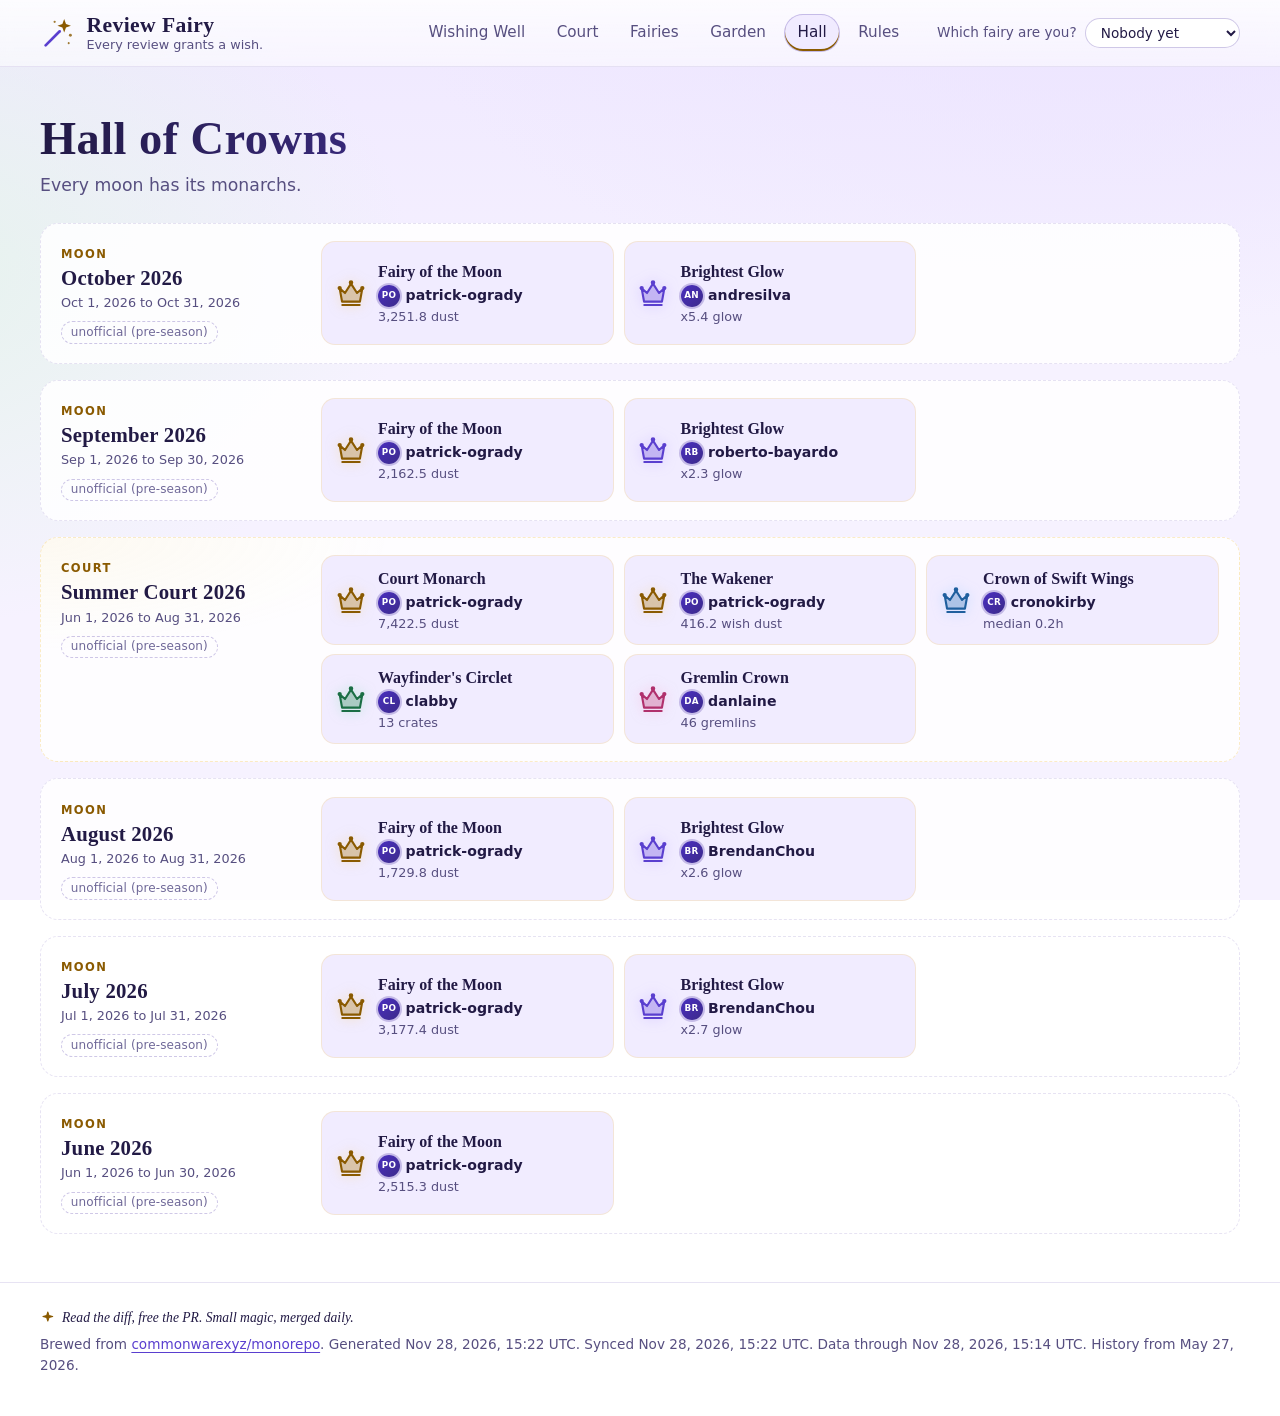
<file: hall.html>
<!doctype html>
<html lang="en">
<head>
<meta charset="utf-8">
<meta name="viewport" content="width=device-width, initial-scale=1">
<meta name="robots" content="noindex, nofollow">
<meta name="color-scheme" content="dark light">
<meta name="description" content="Review Fairy: Every review grants a wish.">
<title>Hall of Crowns | Review Fairy</title>
<link rel="icon" href="static/favicon.svg" type="image/svg+xml">
<link rel="stylesheet" href="static/fairy.css">
<script src="static/fairy.js" defer></script>
</head>
<body class="page-hall">
<a class="skip-link" href="#main">Skip to content</a>
<header class="site-header">
  <div class="wrap header-inner">
    <a class="brand" href="index.html">
      <svg class="logo" viewBox="0 0 32 32" width="32" height="32" aria-hidden="true" focusable="false"><path d="M5 27 17.5 14.5" stroke="currentColor" stroke-width="2.4" stroke-linecap="round"/><path class="logo-star" d="M21.5 3.5l1.6 4.4 4.4 1.6-4.4 1.6-1.6 4.4-1.6-4.4-4.4-1.6 4.4-1.6z"/><circle class="logo-dot" cx="27" cy="18" r="1.3"/><circle class="logo-dot" cx="13" cy="6" r="1"/><circle class="logo-dot" cx="25.5" cy="25" r=".9"/></svg>
      <span class="brand-text"><span class="brand-name">Review Fairy</span><span class="brand-tag">Every review grants a wish.</span></span>
    </a>
    <nav class="site-nav" aria-label="Main">
      <ul>
        <li><a href="index.html">Wishing Well</a></li>
        <li><a href="court.html">Court</a></li>
        <li><a href="fairies.html">Fairies</a></li>
        <li><a href="garden.html">Garden</a></li>
        <li><a href="hall.html" aria-current="page">Hall</a></li>
        <li><a href="rules.html">Rules</a></li>
      </ul>
    </nav>
    <div class="picker" data-picker hidden>
      <label for="fairy-picker">Which fairy are you?</label>
      <select id="fairy-picker">
        <option value="">Nobody yet</option>
        <option value="patrick-ogrady">patrick-ogrady</option>
        <option value="clabby">clabby</option>
        <option value="roberto-bayardo">roberto-bayardo</option>
        <option value="danlaine">danlaine</option>
        <option value="andresilva">andresilva</option>
        <option value="cronokirby">cronokirby</option>
        <option value="BrendanChou">BrendanChou</option>
        <option value="vicsn">vicsn</option>
      </select>
    </div>
  </div>
</header>
<main id="main" class="wrap">
  <div class="page-head">
    <h1>Hall of Crowns</h1>
    <p class="subtitle">Every moon has its monarchs.</p>
  </div>
<ol class="hall">
  <li class="hall-entry hall-moon unofficial">
    <div class="hall-period">
      <span class="hall-kind">Moon</span>
      <h2>October 2026</h2>
      <p class="hall-dates">Oct 1, 2026 to Oct 31, 2026</p>
<span class="tag tag-unofficial">unofficial (pre-season)</span>    </div>
    <div class="hall-crowns">
<div class="crown crown-fairy_of_the_moon" data-login="patrick-ogrady">
  <svg class="icon crown-art crown-fairy_of_the_moon" viewBox="0 0 24 24" width="24" height="24" fill="none" stroke="currentColor" stroke-width="1.6" stroke-linecap="round" stroke-linejoin="round" aria-hidden="true" focusable="false"><path d="M3.5 8.5 7.5 12l4.5-7 4.5 7 4-3.5-1.8 10H5.3z" fill="currentColor" fill-opacity=".25"/><path d="M5.5 21h13"/><circle cx="12" cy="4.2" r=".9" fill="currentColor"/><circle cx="3.5" cy="8.3" r=".8" fill="currentColor"/><circle cx="20.5" cy="8.3" r=".8" fill="currentColor"/></svg>
  <div class="crown-text">
    <span class="crown-name">Fairy of the Moon</span>
<span class="crown-holder"><span class="avatar avatar-xs" aria-hidden="true"><span class="initials">PO</span><span class="photo" style="background-image: url('https://github.com/patrick-ogrady.png?size=96')"></span></span><a class="fairy-name" href="fairies/patrick-ogrady.html" title="patrick-ogrady">patrick-ogrady</a></span>    <span class="crown-value">3,251.8 dust</span>
  </div>
</div><div class="crown crown-brightest_glow" data-login="andresilva">
  <svg class="icon crown-art crown-brightest_glow" viewBox="0 0 24 24" width="24" height="24" fill="none" stroke="currentColor" stroke-width="1.6" stroke-linecap="round" stroke-linejoin="round" aria-hidden="true" focusable="false"><path d="M3.5 8.5 7.5 12l4.5-7 4.5 7 4-3.5-1.8 10H5.3z" fill="currentColor" fill-opacity=".25"/><path d="M5.5 21h13"/><circle cx="12" cy="4.2" r=".9" fill="currentColor"/><circle cx="3.5" cy="8.3" r=".8" fill="currentColor"/><circle cx="20.5" cy="8.3" r=".8" fill="currentColor"/></svg>
  <div class="crown-text">
    <span class="crown-name">Brightest Glow</span>
<span class="crown-holder"><span class="avatar avatar-xs" aria-hidden="true"><span class="initials">AN</span><span class="photo" style="background-image: url('https://github.com/andresilva.png?size=96')"></span></span><a class="fairy-name" href="fairies/andresilva.html" title="andresilva">andresilva</a></span>    <span class="crown-value">x5.4 glow</span>
  </div>
</div>    </div>
  </li>
  <li class="hall-entry hall-moon unofficial">
    <div class="hall-period">
      <span class="hall-kind">Moon</span>
      <h2>September 2026</h2>
      <p class="hall-dates">Sep 1, 2026 to Sep 30, 2026</p>
<span class="tag tag-unofficial">unofficial (pre-season)</span>    </div>
    <div class="hall-crowns">
<div class="crown crown-fairy_of_the_moon" data-login="patrick-ogrady">
  <svg class="icon crown-art crown-fairy_of_the_moon" viewBox="0 0 24 24" width="24" height="24" fill="none" stroke="currentColor" stroke-width="1.6" stroke-linecap="round" stroke-linejoin="round" aria-hidden="true" focusable="false"><path d="M3.5 8.5 7.5 12l4.5-7 4.5 7 4-3.5-1.8 10H5.3z" fill="currentColor" fill-opacity=".25"/><path d="M5.5 21h13"/><circle cx="12" cy="4.2" r=".9" fill="currentColor"/><circle cx="3.5" cy="8.3" r=".8" fill="currentColor"/><circle cx="20.5" cy="8.3" r=".8" fill="currentColor"/></svg>
  <div class="crown-text">
    <span class="crown-name">Fairy of the Moon</span>
<span class="crown-holder"><span class="avatar avatar-xs" aria-hidden="true"><span class="initials">PO</span><span class="photo" style="background-image: url('https://github.com/patrick-ogrady.png?size=96')"></span></span><a class="fairy-name" href="fairies/patrick-ogrady.html" title="patrick-ogrady">patrick-ogrady</a></span>    <span class="crown-value">2,162.5 dust</span>
  </div>
</div><div class="crown crown-brightest_glow" data-login="roberto-bayardo">
  <svg class="icon crown-art crown-brightest_glow" viewBox="0 0 24 24" width="24" height="24" fill="none" stroke="currentColor" stroke-width="1.6" stroke-linecap="round" stroke-linejoin="round" aria-hidden="true" focusable="false"><path d="M3.5 8.5 7.5 12l4.5-7 4.5 7 4-3.5-1.8 10H5.3z" fill="currentColor" fill-opacity=".25"/><path d="M5.5 21h13"/><circle cx="12" cy="4.2" r=".9" fill="currentColor"/><circle cx="3.5" cy="8.3" r=".8" fill="currentColor"/><circle cx="20.5" cy="8.3" r=".8" fill="currentColor"/></svg>
  <div class="crown-text">
    <span class="crown-name">Brightest Glow</span>
<span class="crown-holder"><span class="avatar avatar-xs" aria-hidden="true"><span class="initials">RB</span><span class="photo" style="background-image: url('https://github.com/roberto-bayardo.png?size=96')"></span></span><a class="fairy-name" href="fairies/roberto-bayardo.html" title="roberto-bayardo">roberto-bayardo</a></span>    <span class="crown-value">x2.3 glow</span>
  </div>
</div>    </div>
  </li>
  <li class="hall-entry hall-court unofficial">
    <div class="hall-period">
      <span class="hall-kind">Court</span>
      <h2>Summer Court 2026</h2>
      <p class="hall-dates">Jun 1, 2026 to Aug 31, 2026</p>
<span class="tag tag-unofficial">unofficial (pre-season)</span>    </div>
    <div class="hall-crowns">
<div class="crown crown-monarch" data-login="patrick-ogrady">
  <svg class="icon crown-art crown-monarch" viewBox="0 0 24 24" width="24" height="24" fill="none" stroke="currentColor" stroke-width="1.6" stroke-linecap="round" stroke-linejoin="round" aria-hidden="true" focusable="false"><path d="M3.5 8.5 7.5 12l4.5-7 4.5 7 4-3.5-1.8 10H5.3z" fill="currentColor" fill-opacity=".25"/><path d="M5.5 21h13"/><circle cx="12" cy="4.2" r=".9" fill="currentColor"/><circle cx="3.5" cy="8.3" r=".8" fill="currentColor"/><circle cx="20.5" cy="8.3" r=".8" fill="currentColor"/></svg>
  <div class="crown-text">
    <span class="crown-name">Court Monarch</span>
<span class="crown-holder"><span class="avatar avatar-xs" aria-hidden="true"><span class="initials">PO</span><span class="photo" style="background-image: url('https://github.com/patrick-ogrady.png?size=96')"></span></span><a class="fairy-name" href="fairies/patrick-ogrady.html" title="patrick-ogrady">patrick-ogrady</a></span>    <span class="crown-value">7,422.5 dust</span>
  </div>
</div><div class="crown crown-wakener" data-login="patrick-ogrady">
  <svg class="icon crown-art crown-wakener" viewBox="0 0 24 24" width="24" height="24" fill="none" stroke="currentColor" stroke-width="1.6" stroke-linecap="round" stroke-linejoin="round" aria-hidden="true" focusable="false"><path d="M3.5 8.5 7.5 12l4.5-7 4.5 7 4-3.5-1.8 10H5.3z" fill="currentColor" fill-opacity=".25"/><path d="M5.5 21h13"/><circle cx="12" cy="4.2" r=".9" fill="currentColor"/><circle cx="3.5" cy="8.3" r=".8" fill="currentColor"/><circle cx="20.5" cy="8.3" r=".8" fill="currentColor"/></svg>
  <div class="crown-text">
    <span class="crown-name">The Wakener</span>
<span class="crown-holder"><span class="avatar avatar-xs" aria-hidden="true"><span class="initials">PO</span><span class="photo" style="background-image: url('https://github.com/patrick-ogrady.png?size=96')"></span></span><a class="fairy-name" href="fairies/patrick-ogrady.html" title="patrick-ogrady">patrick-ogrady</a></span>    <span class="crown-value">416.2 wish dust</span>
  </div>
</div><div class="crown crown-swift_wings" data-login="cronokirby">
  <svg class="icon crown-art crown-swift_wings" viewBox="0 0 24 24" width="24" height="24" fill="none" stroke="currentColor" stroke-width="1.6" stroke-linecap="round" stroke-linejoin="round" aria-hidden="true" focusable="false"><path d="M3.5 8.5 7.5 12l4.5-7 4.5 7 4-3.5-1.8 10H5.3z" fill="currentColor" fill-opacity=".25"/><path d="M5.5 21h13"/><circle cx="12" cy="4.2" r=".9" fill="currentColor"/><circle cx="3.5" cy="8.3" r=".8" fill="currentColor"/><circle cx="20.5" cy="8.3" r=".8" fill="currentColor"/></svg>
  <div class="crown-text">
    <span class="crown-name">Crown of Swift Wings</span>
<span class="crown-holder"><span class="avatar avatar-xs" aria-hidden="true"><span class="initials">CR</span><span class="photo" style="background-image: url('https://github.com/cronokirby.png?size=96')"></span></span><a class="fairy-name" href="fairies/cronokirby.html" title="cronokirby">cronokirby</a></span>    <span class="crown-value">median 0.2h</span>
  </div>
</div><div class="crown crown-wayfinder" data-login="clabby">
  <svg class="icon crown-art crown-wayfinder" viewBox="0 0 24 24" width="24" height="24" fill="none" stroke="currentColor" stroke-width="1.6" stroke-linecap="round" stroke-linejoin="round" aria-hidden="true" focusable="false"><path d="M3.5 8.5 7.5 12l4.5-7 4.5 7 4-3.5-1.8 10H5.3z" fill="currentColor" fill-opacity=".25"/><path d="M5.5 21h13"/><circle cx="12" cy="4.2" r=".9" fill="currentColor"/><circle cx="3.5" cy="8.3" r=".8" fill="currentColor"/><circle cx="20.5" cy="8.3" r=".8" fill="currentColor"/></svg>
  <div class="crown-text">
    <span class="crown-name">Wayfinder&#39;s Circlet</span>
<span class="crown-holder"><span class="avatar avatar-xs" aria-hidden="true"><span class="initials">CL</span><span class="photo" style="background-image: url('https://github.com/clabby.png?size=96')"></span></span><a class="fairy-name" href="fairies/clabby.html" title="clabby">clabby</a></span>    <span class="crown-value">13 crates</span>
  </div>
</div><div class="crown crown-gremlin_crown" data-login="danlaine">
  <svg class="icon crown-art crown-gremlin_crown" viewBox="0 0 24 24" width="24" height="24" fill="none" stroke="currentColor" stroke-width="1.6" stroke-linecap="round" stroke-linejoin="round" aria-hidden="true" focusable="false"><path d="M3.5 8.5 7.5 12l4.5-7 4.5 7 4-3.5-1.8 10H5.3z" fill="currentColor" fill-opacity=".25"/><path d="M5.5 21h13"/><circle cx="12" cy="4.2" r=".9" fill="currentColor"/><circle cx="3.5" cy="8.3" r=".8" fill="currentColor"/><circle cx="20.5" cy="8.3" r=".8" fill="currentColor"/></svg>
  <div class="crown-text">
    <span class="crown-name">Gremlin Crown</span>
<span class="crown-holder"><span class="avatar avatar-xs" aria-hidden="true"><span class="initials">DA</span><span class="photo" style="background-image: url('https://github.com/danlaine.png?size=96')"></span></span><a class="fairy-name" href="fairies/danlaine.html" title="danlaine">danlaine</a></span>    <span class="crown-value">46 gremlins</span>
  </div>
</div>    </div>
  </li>
  <li class="hall-entry hall-moon unofficial">
    <div class="hall-period">
      <span class="hall-kind">Moon</span>
      <h2>August 2026</h2>
      <p class="hall-dates">Aug 1, 2026 to Aug 31, 2026</p>
<span class="tag tag-unofficial">unofficial (pre-season)</span>    </div>
    <div class="hall-crowns">
<div class="crown crown-fairy_of_the_moon" data-login="patrick-ogrady">
  <svg class="icon crown-art crown-fairy_of_the_moon" viewBox="0 0 24 24" width="24" height="24" fill="none" stroke="currentColor" stroke-width="1.6" stroke-linecap="round" stroke-linejoin="round" aria-hidden="true" focusable="false"><path d="M3.5 8.5 7.5 12l4.5-7 4.5 7 4-3.5-1.8 10H5.3z" fill="currentColor" fill-opacity=".25"/><path d="M5.5 21h13"/><circle cx="12" cy="4.2" r=".9" fill="currentColor"/><circle cx="3.5" cy="8.3" r=".8" fill="currentColor"/><circle cx="20.5" cy="8.3" r=".8" fill="currentColor"/></svg>
  <div class="crown-text">
    <span class="crown-name">Fairy of the Moon</span>
<span class="crown-holder"><span class="avatar avatar-xs" aria-hidden="true"><span class="initials">PO</span><span class="photo" style="background-image: url('https://github.com/patrick-ogrady.png?size=96')"></span></span><a class="fairy-name" href="fairies/patrick-ogrady.html" title="patrick-ogrady">patrick-ogrady</a></span>    <span class="crown-value">1,729.8 dust</span>
  </div>
</div><div class="crown crown-brightest_glow" data-login="BrendanChou">
  <svg class="icon crown-art crown-brightest_glow" viewBox="0 0 24 24" width="24" height="24" fill="none" stroke="currentColor" stroke-width="1.6" stroke-linecap="round" stroke-linejoin="round" aria-hidden="true" focusable="false"><path d="M3.5 8.5 7.5 12l4.5-7 4.5 7 4-3.5-1.8 10H5.3z" fill="currentColor" fill-opacity=".25"/><path d="M5.5 21h13"/><circle cx="12" cy="4.2" r=".9" fill="currentColor"/><circle cx="3.5" cy="8.3" r=".8" fill="currentColor"/><circle cx="20.5" cy="8.3" r=".8" fill="currentColor"/></svg>
  <div class="crown-text">
    <span class="crown-name">Brightest Glow</span>
<span class="crown-holder"><span class="avatar avatar-xs" aria-hidden="true"><span class="initials">BR</span><span class="photo" style="background-image: url('https://github.com/BrendanChou.png?size=96')"></span></span><a class="fairy-name" href="fairies/BrendanChou.html" title="BrendanChou">BrendanChou</a></span>    <span class="crown-value">x2.6 glow</span>
  </div>
</div>    </div>
  </li>
  <li class="hall-entry hall-moon unofficial">
    <div class="hall-period">
      <span class="hall-kind">Moon</span>
      <h2>July 2026</h2>
      <p class="hall-dates">Jul 1, 2026 to Jul 31, 2026</p>
<span class="tag tag-unofficial">unofficial (pre-season)</span>    </div>
    <div class="hall-crowns">
<div class="crown crown-fairy_of_the_moon" data-login="patrick-ogrady">
  <svg class="icon crown-art crown-fairy_of_the_moon" viewBox="0 0 24 24" width="24" height="24" fill="none" stroke="currentColor" stroke-width="1.6" stroke-linecap="round" stroke-linejoin="round" aria-hidden="true" focusable="false"><path d="M3.5 8.5 7.5 12l4.5-7 4.5 7 4-3.5-1.8 10H5.3z" fill="currentColor" fill-opacity=".25"/><path d="M5.5 21h13"/><circle cx="12" cy="4.2" r=".9" fill="currentColor"/><circle cx="3.5" cy="8.3" r=".8" fill="currentColor"/><circle cx="20.5" cy="8.3" r=".8" fill="currentColor"/></svg>
  <div class="crown-text">
    <span class="crown-name">Fairy of the Moon</span>
<span class="crown-holder"><span class="avatar avatar-xs" aria-hidden="true"><span class="initials">PO</span><span class="photo" style="background-image: url('https://github.com/patrick-ogrady.png?size=96')"></span></span><a class="fairy-name" href="fairies/patrick-ogrady.html" title="patrick-ogrady">patrick-ogrady</a></span>    <span class="crown-value">3,177.4 dust</span>
  </div>
</div><div class="crown crown-brightest_glow" data-login="BrendanChou">
  <svg class="icon crown-art crown-brightest_glow" viewBox="0 0 24 24" width="24" height="24" fill="none" stroke="currentColor" stroke-width="1.6" stroke-linecap="round" stroke-linejoin="round" aria-hidden="true" focusable="false"><path d="M3.5 8.5 7.5 12l4.5-7 4.5 7 4-3.5-1.8 10H5.3z" fill="currentColor" fill-opacity=".25"/><path d="M5.5 21h13"/><circle cx="12" cy="4.2" r=".9" fill="currentColor"/><circle cx="3.5" cy="8.3" r=".8" fill="currentColor"/><circle cx="20.5" cy="8.3" r=".8" fill="currentColor"/></svg>
  <div class="crown-text">
    <span class="crown-name">Brightest Glow</span>
<span class="crown-holder"><span class="avatar avatar-xs" aria-hidden="true"><span class="initials">BR</span><span class="photo" style="background-image: url('https://github.com/BrendanChou.png?size=96')"></span></span><a class="fairy-name" href="fairies/BrendanChou.html" title="BrendanChou">BrendanChou</a></span>    <span class="crown-value">x2.7 glow</span>
  </div>
</div>    </div>
  </li>
  <li class="hall-entry hall-moon unofficial">
    <div class="hall-period">
      <span class="hall-kind">Moon</span>
      <h2>June 2026</h2>
      <p class="hall-dates">Jun 1, 2026 to Jun 30, 2026</p>
<span class="tag tag-unofficial">unofficial (pre-season)</span>    </div>
    <div class="hall-crowns">
<div class="crown crown-fairy_of_the_moon" data-login="patrick-ogrady">
  <svg class="icon crown-art crown-fairy_of_the_moon" viewBox="0 0 24 24" width="24" height="24" fill="none" stroke="currentColor" stroke-width="1.6" stroke-linecap="round" stroke-linejoin="round" aria-hidden="true" focusable="false"><path d="M3.5 8.5 7.5 12l4.5-7 4.5 7 4-3.5-1.8 10H5.3z" fill="currentColor" fill-opacity=".25"/><path d="M5.5 21h13"/><circle cx="12" cy="4.2" r=".9" fill="currentColor"/><circle cx="3.5" cy="8.3" r=".8" fill="currentColor"/><circle cx="20.5" cy="8.3" r=".8" fill="currentColor"/></svg>
  <div class="crown-text">
    <span class="crown-name">Fairy of the Moon</span>
<span class="crown-holder"><span class="avatar avatar-xs" aria-hidden="true"><span class="initials">PO</span><span class="photo" style="background-image: url('https://github.com/patrick-ogrady.png?size=96')"></span></span><a class="fairy-name" href="fairies/patrick-ogrady.html" title="patrick-ogrady">patrick-ogrady</a></span>    <span class="crown-value">2,515.3 dust</span>
  </div>
</div>    </div>
  </li>
</ol>
</main>
<footer class="site-footer">
  <div class="wrap footer-inner">
    <p class="footer-magic"><svg class="icon sparkle-art" viewBox="0 0 24 24" width="24" height="24" fill="none" stroke="currentColor" stroke-width="1.6" stroke-linecap="round" stroke-linejoin="round" aria-hidden="true" focusable="false"><path d="M12 3l1.8 5.6L19.5 10l-5.7 1.6L12 17l-1.8-5.4L4.5 10l5.7-1.4z" fill="currentColor"/></svg> Read the diff, free the PR. Small magic, merged daily.</p>
    <p>
      Brewed from <a href="https://github.com/commonwarexyz/monorepo">commonwarexyz/monorepo</a>.
      Generated <time datetime="2026-11-28T15:22:41Z" title="Nov 28, 2026, 15:22 UTC">Nov 28, 2026, 15:22 UTC</time>.
      Synced <time datetime="2026-11-28T15:22:39Z" title="Nov 28, 2026, 15:22 UTC">Nov 28, 2026, 15:22 UTC</time>.
      Data through <time datetime="2026-11-28T15:14:43Z" title="Nov 28, 2026, 15:14 UTC">Nov 28, 2026, 15:14 UTC</time>.
<span class="history-note" title="Totals since May 27, 2026, where the synced history begins">History from May 27, 2026.</span>    </p>
  </div>
</footer>
</body>
</html>
</file>
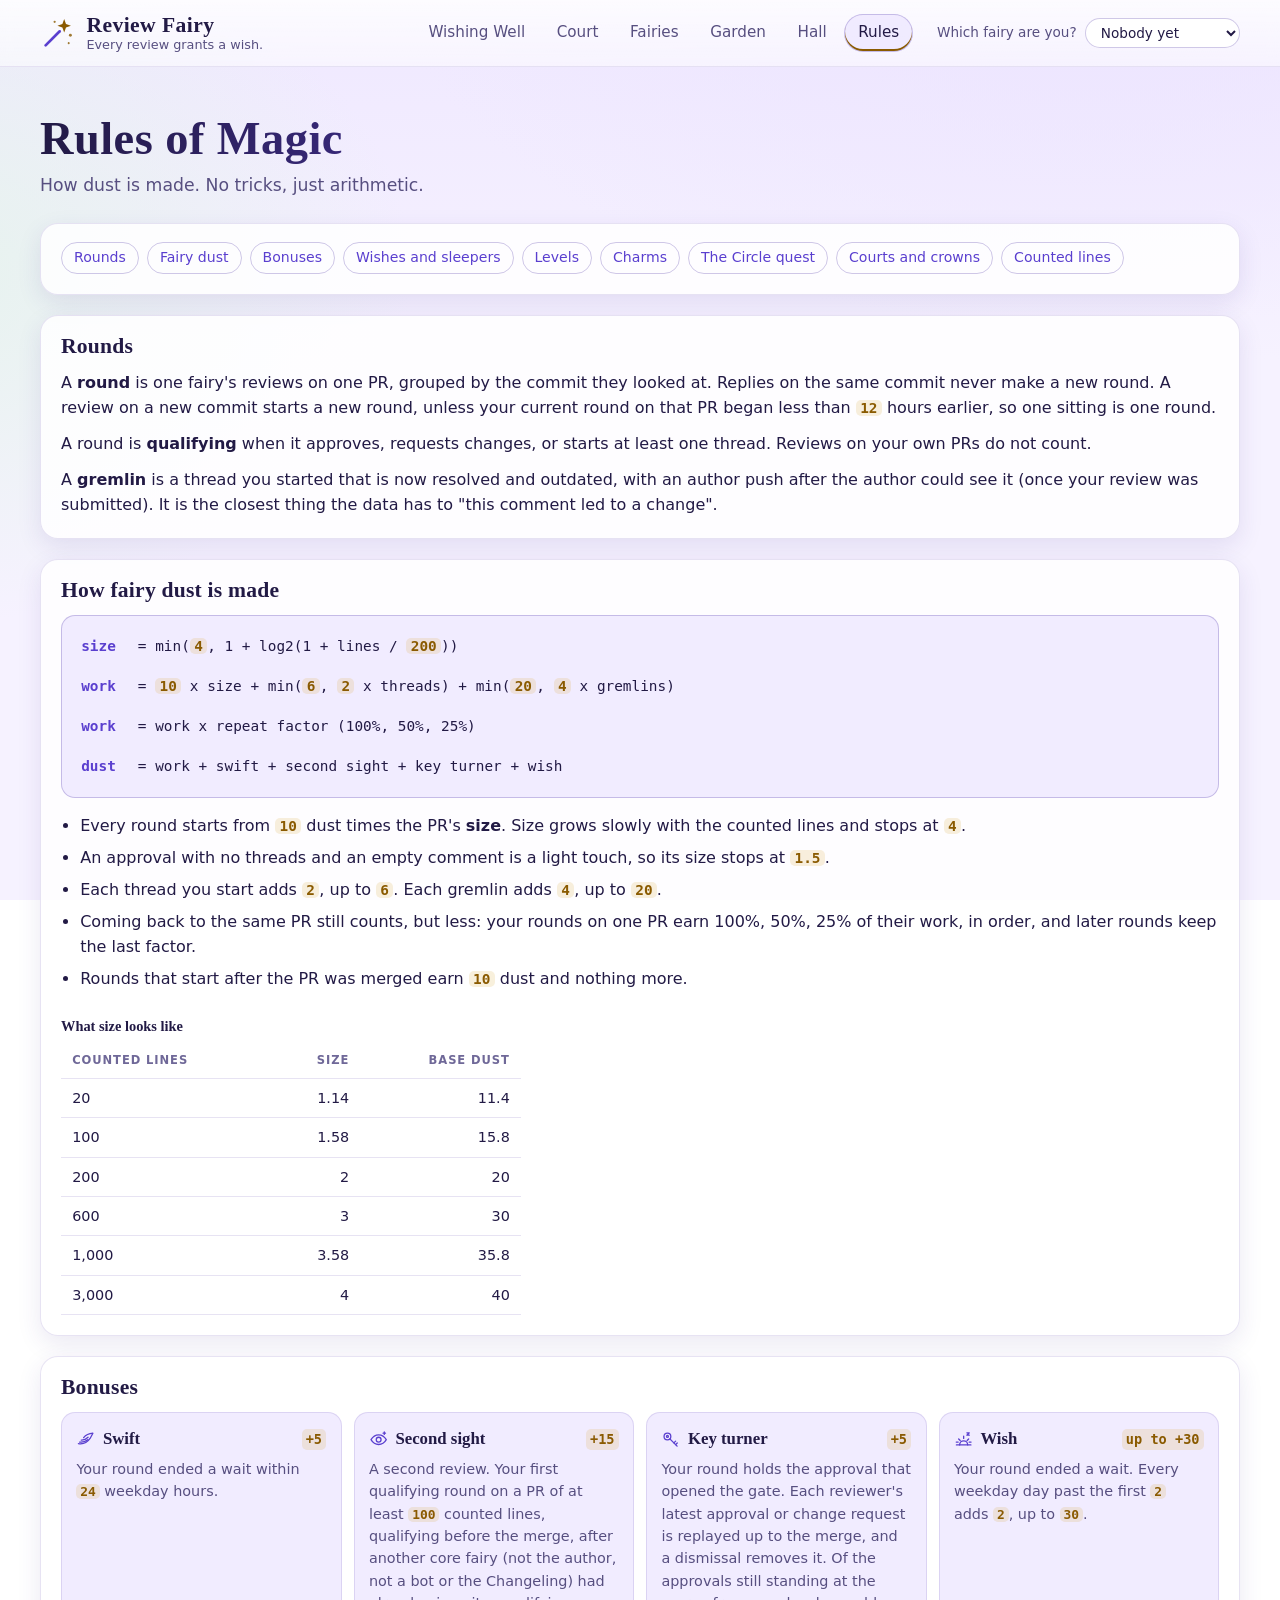
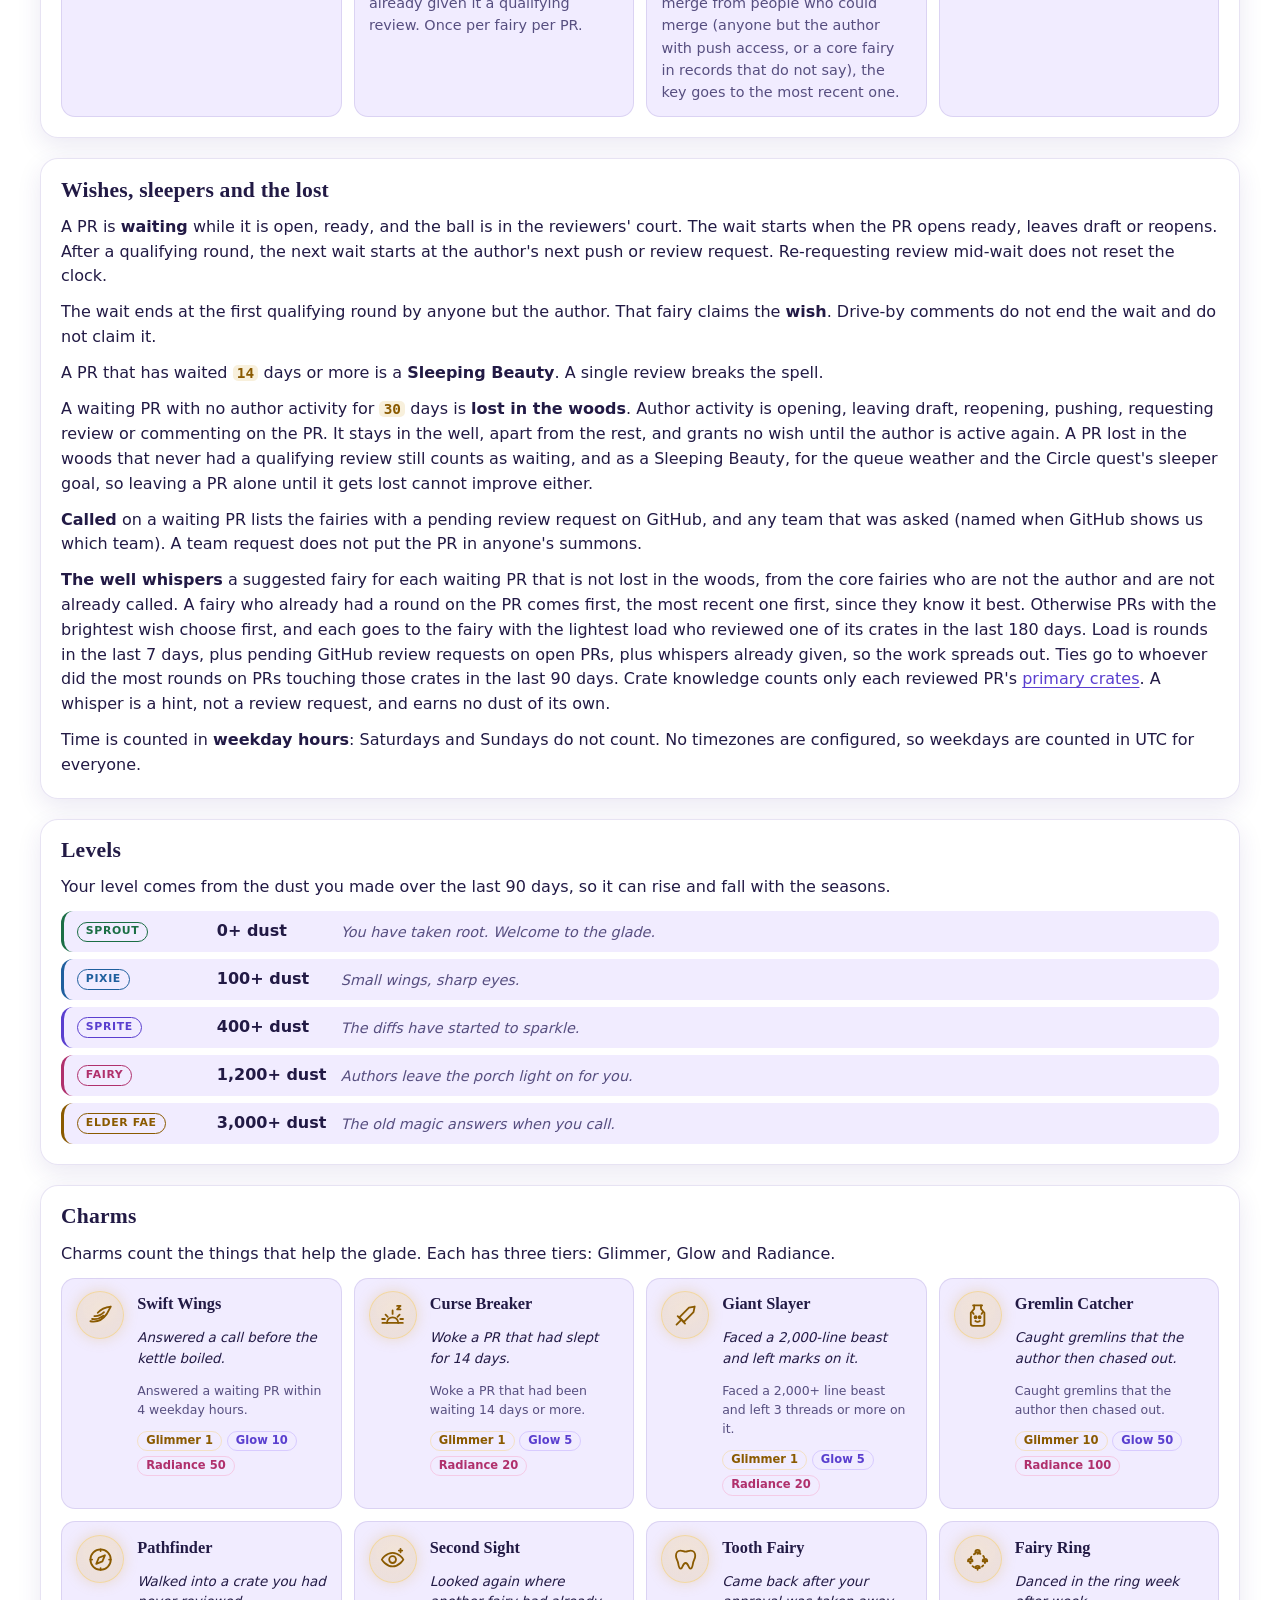
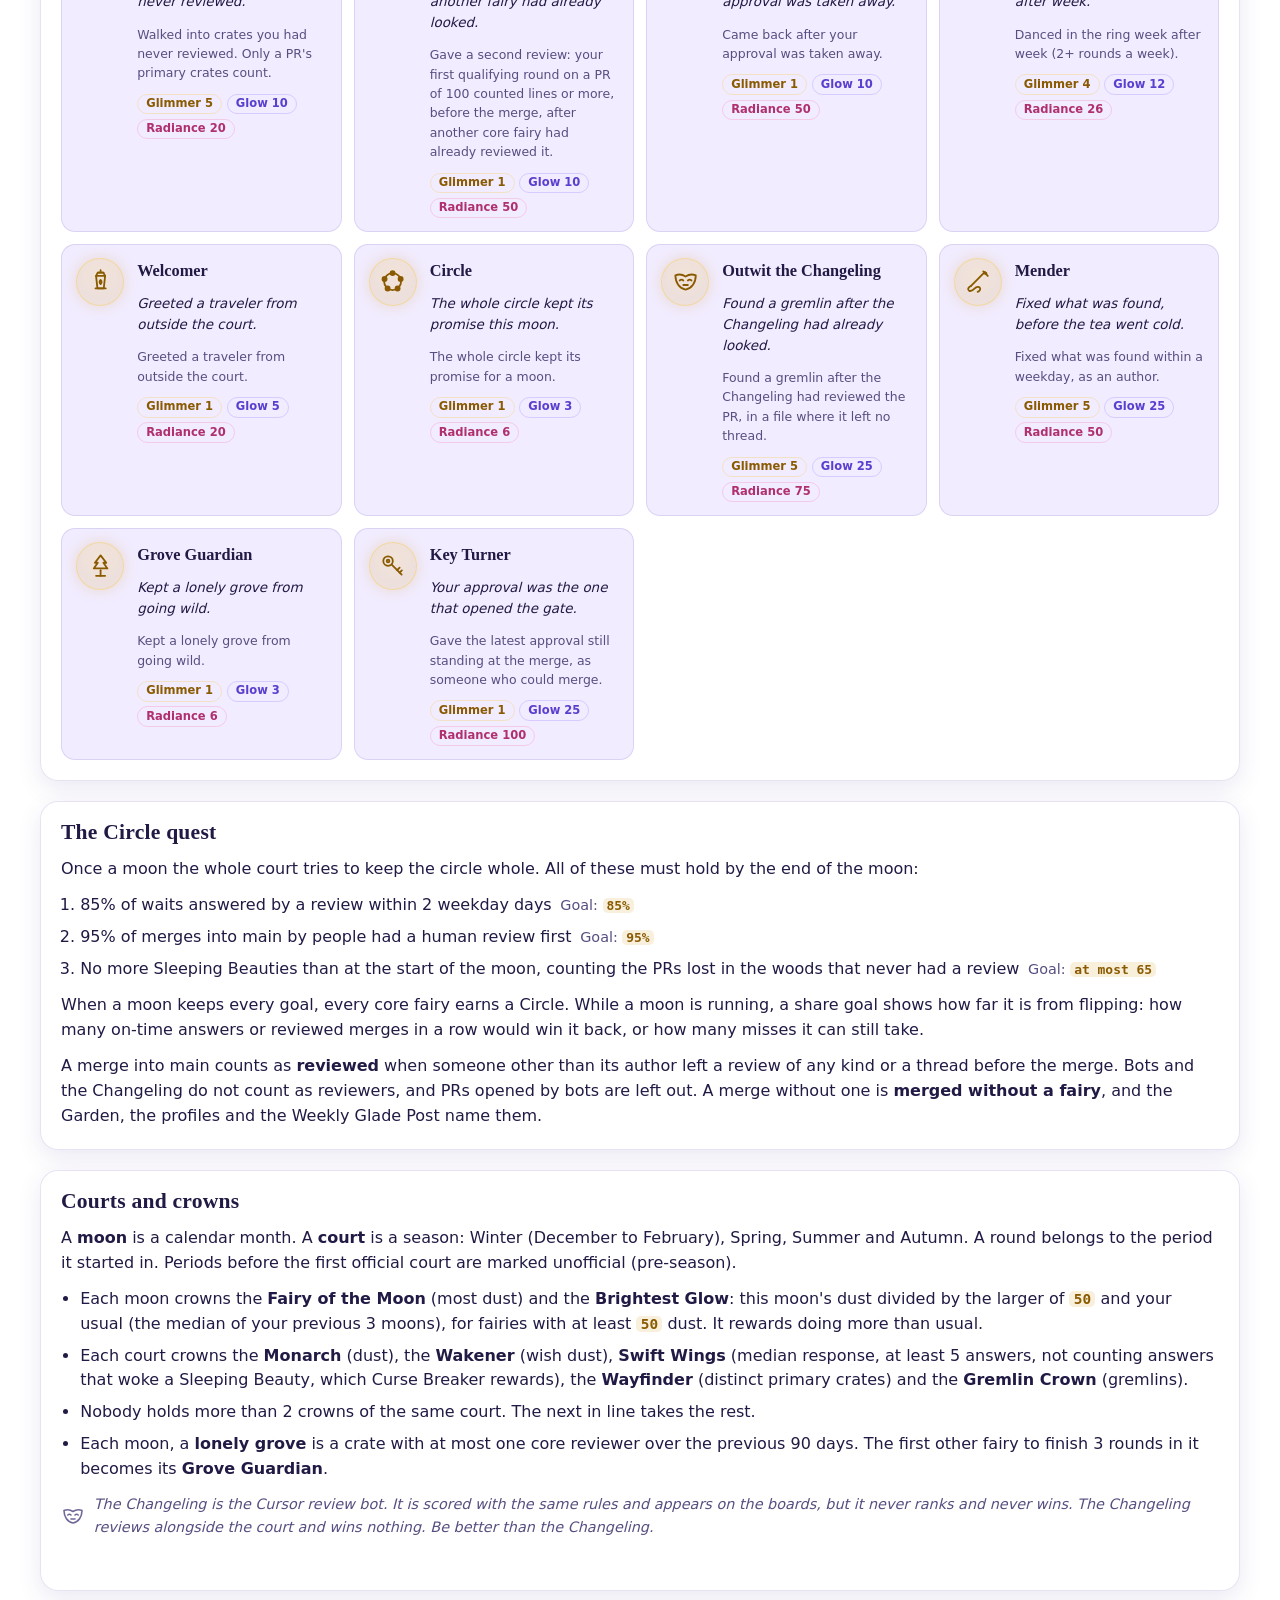
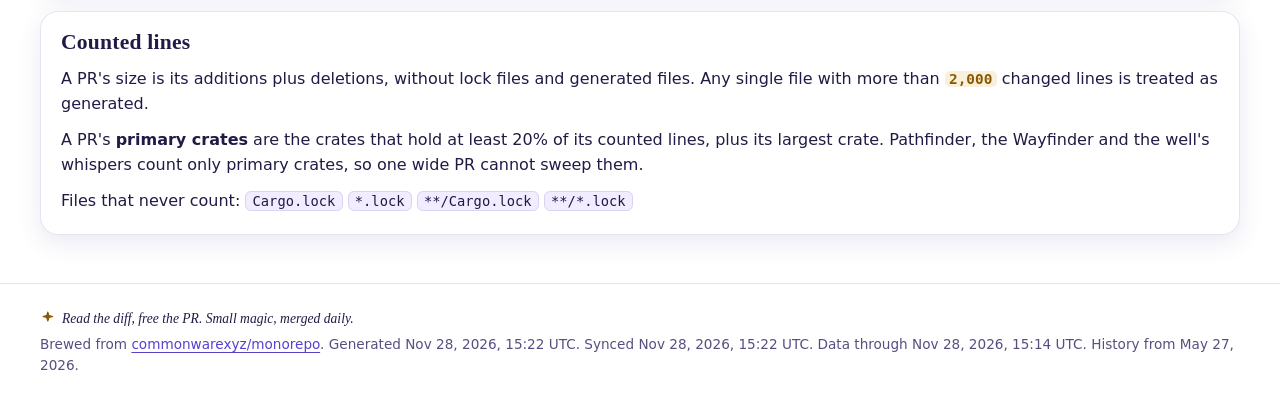
<file: rules.html>
<!doctype html>
<html lang="en">
<head>
<meta charset="utf-8">
<meta name="viewport" content="width=device-width, initial-scale=1">
<meta name="robots" content="noindex, nofollow">
<meta name="color-scheme" content="dark light">
<meta name="description" content="Review Fairy: Every review grants a wish.">
<title>Rules of Magic | Review Fairy</title>
<link rel="icon" href="static/favicon.svg" type="image/svg+xml">
<link rel="stylesheet" href="static/fairy.css">
<script src="static/fairy.js" defer></script>
</head>
<body class="page-rules">
<a class="skip-link" href="#main">Skip to content</a>
<header class="site-header">
  <div class="wrap header-inner">
    <a class="brand" href="index.html">
      <svg class="logo" viewBox="0 0 32 32" width="32" height="32" aria-hidden="true" focusable="false"><path d="M5 27 17.5 14.5" stroke="currentColor" stroke-width="2.4" stroke-linecap="round"/><path class="logo-star" d="M21.5 3.5l1.6 4.4 4.4 1.6-4.4 1.6-1.6 4.4-1.6-4.4-4.4-1.6 4.4-1.6z"/><circle class="logo-dot" cx="27" cy="18" r="1.3"/><circle class="logo-dot" cx="13" cy="6" r="1"/><circle class="logo-dot" cx="25.5" cy="25" r=".9"/></svg>
      <span class="brand-text"><span class="brand-name">Review Fairy</span><span class="brand-tag">Every review grants a wish.</span></span>
    </a>
    <nav class="site-nav" aria-label="Main">
      <ul>
        <li><a href="index.html">Wishing Well</a></li>
        <li><a href="court.html">Court</a></li>
        <li><a href="fairies.html">Fairies</a></li>
        <li><a href="garden.html">Garden</a></li>
        <li><a href="hall.html">Hall</a></li>
        <li><a href="rules.html" aria-current="page">Rules</a></li>
      </ul>
    </nav>
    <div class="picker" data-picker hidden>
      <label for="fairy-picker">Which fairy are you?</label>
      <select id="fairy-picker">
        <option value="">Nobody yet</option>
        <option value="patrick-ogrady">patrick-ogrady</option>
        <option value="clabby">clabby</option>
        <option value="roberto-bayardo">roberto-bayardo</option>
        <option value="danlaine">danlaine</option>
        <option value="andresilva">andresilva</option>
        <option value="cronokirby">cronokirby</option>
        <option value="BrendanChou">BrendanChou</option>
        <option value="vicsn">vicsn</option>
      </select>
    </div>
  </div>
</header>
<main id="main" class="wrap">
  <div class="page-head">
    <h1>Rules of Magic</h1>
    <p class="subtitle">How dust is made. No tricks, just arithmetic.</p>
  </div>
<nav class="toc panel" aria-label="On this page">
  <ol>
    <li><a href="#rounds">Rounds</a></li>
    <li><a href="#dust">Fairy dust</a></li>
    <li><a href="#bonuses">Bonuses</a></li>
    <li><a href="#wishes">Wishes and sleepers</a></li>
    <li><a href="#levels">Levels</a></li>
    <li><a href="#charms">Charms</a></li>
    <li><a href="#quest">The Circle quest</a></li>
    <li><a href="#crowns">Courts and crowns</a></li>
    <li><a href="#lines">Counted lines</a></li>
  </ol>
</nav>

<div class="rules">
<section id="rounds" class="panel">
  <h2>Rounds</h2>
  <p>A <strong>round</strong> is one fairy's reviews on one PR, grouped by the commit they looked at. Replies on the same commit never make a new round. A review on a new commit starts a new round, unless your current round on that PR began less than <span class="const">12</span> hours earlier, so one sitting is one round.</p>
  <p>A round is <strong>qualifying</strong> when it approves, requests changes, or starts at least one thread. Reviews on your own PRs do not count.</p>
  <p>A <strong>gremlin</strong> is a thread you started that is now resolved and outdated, with an author push after the author could see it (once your review was submitted). It is the closest thing the data has to "this comment led to a change".</p>
</section>

<section id="dust" class="panel">
  <h2>How fairy dust is made</h2>
  <div class="formula" role="group" aria-label="The dust formula">
    <p><span class="f-name">size</span> = min(<span class="const">4</span>, 1 + log2(1 + lines / <span class="const">200</span>))</p>
    <p><span class="f-name">work</span> = <span class="const">10</span> x size + min(<span class="const">6</span>, <span class="const">2</span> x threads) + min(<span class="const">20</span>, <span class="const">4</span> x gremlins)</p>
    <p><span class="f-name">work</span> = work x repeat factor (100%, 50%, 25%)</p>
    <p><span class="f-name">dust</span> = work + swift + second sight + key turner + wish</p>
  </div>
  <ul class="plain">
    <li>Every round starts from <span class="const">10</span> dust times the PR's <strong>size</strong>. Size grows slowly with the counted lines and stops at <span class="const">4</span>.</li>
    <li>An approval with no threads and an empty comment is a light touch, so its size stops at <span class="const">1.5</span>.</li>
    <li>Each thread you start adds <span class="const">2</span>, up to <span class="const">6</span>. Each gremlin adds <span class="const">4</span>, up to <span class="const">20</span>.</li>
<li>Coming back to the same PR still counts, but less: your rounds on one PR earn 100%, 50%, 25% of their work, in order, and later rounds keep the last factor.</li>    <li>Rounds that start after the PR was merged earn <span class="const">10</span> dust and nothing more.</li>
  </ul>
  <div class="table-scroll">
  <table class="simple">
    <caption>What size looks like</caption>
    <thead><tr><th scope="col">Counted lines</th><th scope="col" class="num">Size</th><th scope="col" class="num">Base dust</th></tr></thead>
    <tbody>
<tr><td>20</td><td class="num">1.14</td><td class="num">11.4</td></tr><tr><td>100</td><td class="num">1.58</td><td class="num">15.8</td></tr><tr><td>200</td><td class="num">2</td><td class="num">20</td></tr><tr><td>600</td><td class="num">3</td><td class="num">30</td></tr><tr><td>1,000</td><td class="num">3.58</td><td class="num">35.8</td></tr><tr><td>3,000</td><td class="num">4</td><td class="num">40</td></tr>    </tbody>
  </table>
  </div>
</section>

<section id="bonuses" class="panel">
  <h2>Bonuses</h2>
  <dl class="bonus-list">
    <div><dt><svg class="icon charm-art" viewBox="0 0 24 24" width="24" height="24" fill="none" stroke="currentColor" stroke-width="1.6" stroke-linecap="round" stroke-linejoin="round" aria-hidden="true" focusable="false"><path d="M3 17c5.5 1 11-1.5 14.5-6.5L21 4c-5 .5-9 2.5-11.5 5.5"/><path d="M6.5 12.5c3 .2 6-1 8.5-3.5"/><path d="M4.5 15c3.5.5 7-.5 10-3"/></svg> Swift <span class="const">+5</span></dt><dd>Your round ended a wait within <span class="const">24</span> weekday hours.</dd></div>
    <div><dt><svg class="icon charm-art" viewBox="0 0 24 24" width="24" height="24" fill="none" stroke="currentColor" stroke-width="1.6" stroke-linecap="round" stroke-linejoin="round" aria-hidden="true" focusable="false"><path d="M2.5 12S6 6 12 6s9.5 6 9.5 6-3.5 6-9.5 6-9.5-6-9.5-6z"/><circle cx="12" cy="12" r="3"/><path d="M19 2.5v3M17.5 4h3"/></svg> Second sight <span class="const">+15</span></dt><dd>A second review. Your first qualifying round on a PR of at least <span class="const">100</span> counted lines, qualifying before the merge, after another core fairy (not the author, not a bot or the Changeling) had already given it a qualifying review. Once per fairy per PR.</dd></div>
    <div><dt><svg class="icon charm-art" viewBox="0 0 24 24" width="24" height="24" fill="none" stroke="currentColor" stroke-width="1.6" stroke-linecap="round" stroke-linejoin="round" aria-hidden="true" focusable="false"><circle cx="8" cy="8" r="4.2"/><path d="M11 11l9 9"/><path d="M16 16l2.2-2.2"/><path d="M18.2 18.2l2-2"/><circle cx="8" cy="8" r="1.2"/></svg> Key turner <span class="const">+5</span></dt><dd>Your round holds the approval that opened the gate. Each reviewer's latest approval or change request is replayed up to the merge, and a dismissal removes it. Of the approvals still standing at the merge from people who could merge (anyone but the author with push access, or a core fairy in records that do not say), the key goes to the most recent one.</dd></div>
    <div><dt><svg class="icon charm-art" viewBox="0 0 24 24" width="24" height="24" fill="none" stroke="currentColor" stroke-width="1.6" stroke-linecap="round" stroke-linejoin="round" aria-hidden="true" focusable="false"><path d="M3 18.5h18"/><path d="M7 18.5a5 5 0 0 1 10 0"/><path d="M12 7.5v3M5.8 11.2l1.9 1.9M18.2 11.2l-1.9 1.9M2.8 15h2.4M18.8 15h2.4"/><path d="M16 3.5h3l-3 3h3"/></svg> Wish <span class="const">up to +30</span></dt><dd>Your round ended a wait. Every weekday day past the first <span class="const">2</span> adds <span class="const">2</span>, up to <span class="const">30</span>.</dd></div>
  </dl>
</section>

<section id="wishes" class="panel">
  <h2>Wishes, sleepers and the lost</h2>
  <p>A PR is <strong>waiting</strong> while it is open, ready, and the ball is in the reviewers' court. The wait starts when the PR opens ready, leaves draft or reopens. After a qualifying round, the next wait starts at the author's next push or review request. Re-requesting review mid-wait does not reset the clock.</p>
  <p>The wait ends at the first qualifying round by anyone but the author. That fairy claims the <strong>wish</strong>. Drive-by comments do not end the wait and do not claim it.</p>
  <p>A PR that has waited <span class="const">14</span> days or more is a <strong>Sleeping Beauty</strong>. A single review breaks the spell.</p>
<p>A waiting PR with no author activity for <span class="const">30</span> days is <strong>lost in the woods</strong>. Author activity is opening, leaving draft, reopening, pushing, requesting review or commenting on the PR. It stays in the well, apart from the rest, and grants no wish until the author is active again. A PR lost in the woods that never had a qualifying review still counts as waiting, and as a Sleeping Beauty, for the queue weather and the Circle quest's sleeper goal, so leaving a PR alone until it gets lost cannot improve either.</p>  <p><strong>Called</strong> on a waiting PR lists the fairies with a pending review request on GitHub, and any team that was asked (named when GitHub shows us which team). A team request does not put the PR in anyone's summons.</p>
  <p><strong>The well whispers</strong> a suggested fairy for each waiting PR that is not lost in the woods, from the core fairies who are not the author and are not already called. A fairy who already had a round on the PR comes first, the most recent one first, since they know it best. Otherwise PRs with the brightest wish choose first, and each goes to the fairy with the lightest load who reviewed one of its crates in the last 180 days. Load is rounds in the last 7 days, plus pending GitHub review requests on open PRs, plus whispers already given, so the work spreads out. Ties go to whoever did the most rounds on PRs touching those crates in the last 90 days. Crate knowledge counts only each reviewed PR's <a href="#lines">primary crates</a>. A whisper is a hint, not a review request, and earns no dust of its own.</p>
  <p>Time is counted in <strong>weekday hours</strong>: Saturdays and Sundays do not count. No timezones are configured, so weekdays are counted in UTC for everyone.</p>
</section>

<section id="levels" class="panel">
  <h2>Levels</h2>
  <p>Your level comes from the dust you made over the last 90 days, so it can rise and fall with the seasons.</p>
  <ol class="level-ladder">
    <li class="lvl-0">
      <span class="level-chip lvl-0">Sprout</span>
      <span class="ladder-min">0+ dust</span>
      <span class="ladder-line">You have taken root. Welcome to the glade.</span>
    </li>
    <li class="lvl-1">
      <span class="level-chip lvl-1">Pixie</span>
      <span class="ladder-min">100+ dust</span>
      <span class="ladder-line">Small wings, sharp eyes.</span>
    </li>
    <li class="lvl-2">
      <span class="level-chip lvl-2">Sprite</span>
      <span class="ladder-min">400+ dust</span>
      <span class="ladder-line">The diffs have started to sparkle.</span>
    </li>
    <li class="lvl-3">
      <span class="level-chip lvl-3">Fairy</span>
      <span class="ladder-min">1,200+ dust</span>
      <span class="ladder-line">Authors leave the porch light on for you.</span>
    </li>
    <li class="lvl-4">
      <span class="level-chip lvl-4">Elder Fae</span>
      <span class="ladder-min">3,000+ dust</span>
      <span class="ladder-line">The old magic answers when you call.</span>
    </li>
  </ol>
</section>

<section id="charms" class="panel">
  <h2>Charms</h2>
  <p>Charms count the things that help the glade. Each has three tiers: Glimmer, Glow and Radiance.</p>
  <ul class="charm-catalog">
    <li class="charm lit">
      <span class="charm-icon"><svg class="icon charm-art" viewBox="0 0 24 24" width="24" height="24" fill="none" stroke="currentColor" stroke-width="1.6" stroke-linecap="round" stroke-linejoin="round" aria-hidden="true" focusable="false"><path d="M3 17c5.5 1 11-1.5 14.5-6.5L21 4c-5 .5-9 2.5-11.5 5.5"/><path d="M6.5 12.5c3 .2 6-1 8.5-3.5"/><path d="M4.5 15c3.5.5 7-.5 10-3"/></svg></span>
      <div class="charm-text">
        <p class="charm-name">Swift Wings</p>
<p class="charm-desc">Answered a call before the kettle boiled.</p>        <p class="charm-rule">Answered a waiting PR within 4 weekday hours.</p>
        <p class="charm-tiers"><span class="tier-pill tier-1">Glimmer 1</span><span class="tier-pill tier-2">Glow 10</span><span class="tier-pill tier-3">Radiance 50</span></p>
      </div>
    </li>
    <li class="charm lit">
      <span class="charm-icon"><svg class="icon charm-art" viewBox="0 0 24 24" width="24" height="24" fill="none" stroke="currentColor" stroke-width="1.6" stroke-linecap="round" stroke-linejoin="round" aria-hidden="true" focusable="false"><path d="M3 18.5h18"/><path d="M7 18.5a5 5 0 0 1 10 0"/><path d="M12 7.5v3M5.8 11.2l1.9 1.9M18.2 11.2l-1.9 1.9M2.8 15h2.4M18.8 15h2.4"/><path d="M16 3.5h3l-3 3h3"/></svg></span>
      <div class="charm-text">
        <p class="charm-name">Curse Breaker</p>
<p class="charm-desc">Woke a PR that had slept for 14 days.</p>        <p class="charm-rule">Woke a PR that had been waiting 14 days or more.</p>
        <p class="charm-tiers"><span class="tier-pill tier-1">Glimmer 1</span><span class="tier-pill tier-2">Glow 5</span><span class="tier-pill tier-3">Radiance 20</span></p>
      </div>
    </li>
    <li class="charm lit">
      <span class="charm-icon"><svg class="icon charm-art" viewBox="0 0 24 24" width="24" height="24" fill="none" stroke="currentColor" stroke-width="1.6" stroke-linecap="round" stroke-linejoin="round" aria-hidden="true" focusable="false"><path d="M20 4l-1 5-8.5 8.5-4-4L15 5z"/><path d="M5 12.5l6.5 6.5"/><path d="M7.5 16.5 4 20"/></svg></span>
      <div class="charm-text">
        <p class="charm-name">Giant Slayer</p>
<p class="charm-desc">Faced a 2,000-line beast and left marks on it.</p>        <p class="charm-rule">Faced a 2,000+ line beast and left 3 threads or more on it.</p>
        <p class="charm-tiers"><span class="tier-pill tier-1">Glimmer 1</span><span class="tier-pill tier-2">Glow 5</span><span class="tier-pill tier-3">Radiance 20</span></p>
      </div>
    </li>
    <li class="charm lit">
      <span class="charm-icon"><svg class="icon charm-art" viewBox="0 0 24 24" width="24" height="24" fill="none" stroke="currentColor" stroke-width="1.6" stroke-linecap="round" stroke-linejoin="round" aria-hidden="true" focusable="false"><path d="M8 3h8"/><path d="M9 3v3L6 9.5V19a2 2 0 0 0 2 2h8a2 2 0 0 0 2-2V9.5L15 6V3"/><circle cx="10.2" cy="13.5" r=".9" fill="currentColor"/><circle cx="13.8" cy="13.5" r=".9" fill="currentColor"/><path d="M10 16.8c1.3.9 2.7.9 4 0"/><path d="M8.5 10.5l-1-1.5M15.5 10.5l1-1.5"/></svg></span>
      <div class="charm-text">
        <p class="charm-name">Gremlin Catcher</p>
<p class="charm-desc">Caught gremlins that the author then chased out.</p>        <p class="charm-rule">Caught gremlins that the author then chased out.</p>
        <p class="charm-tiers"><span class="tier-pill tier-1">Glimmer 10</span><span class="tier-pill tier-2">Glow 50</span><span class="tier-pill tier-3">Radiance 100</span></p>
      </div>
    </li>
    <li class="charm lit">
      <span class="charm-icon"><svg class="icon charm-art" viewBox="0 0 24 24" width="24" height="24" fill="none" stroke="currentColor" stroke-width="1.6" stroke-linecap="round" stroke-linejoin="round" aria-hidden="true" focusable="false"><circle cx="12" cy="12" r="9"/><path d="M15.8 8.2l-2.2 5.4-5.4 2.2 2.2-5.4z"/><path d="M12 3v1.5M12 19.5V21M3 12h1.5M19.5 12H21"/></svg></span>
      <div class="charm-text">
        <p class="charm-name">Pathfinder</p>
<p class="charm-desc">Walked into a crate you had never reviewed.</p>        <p class="charm-rule">Walked into crates you had never reviewed. Only a PR&#39;s primary crates count.</p>
        <p class="charm-tiers"><span class="tier-pill tier-1">Glimmer 5</span><span class="tier-pill tier-2">Glow 10</span><span class="tier-pill tier-3">Radiance 20</span></p>
      </div>
    </li>
    <li class="charm lit">
      <span class="charm-icon"><svg class="icon charm-art" viewBox="0 0 24 24" width="24" height="24" fill="none" stroke="currentColor" stroke-width="1.6" stroke-linecap="round" stroke-linejoin="round" aria-hidden="true" focusable="false"><path d="M2.5 12S6 6 12 6s9.5 6 9.5 6-3.5 6-9.5 6-9.5-6-9.5-6z"/><circle cx="12" cy="12" r="3"/><path d="M19 2.5v3M17.5 4h3"/></svg></span>
      <div class="charm-text">
        <p class="charm-name">Second Sight</p>
<p class="charm-desc">Looked again where another fairy had already looked.</p>        <p class="charm-rule">Gave a second review: your first qualifying round on a PR of 100 counted lines or more, before the merge, after another core fairy had already reviewed it.</p>
        <p class="charm-tiers"><span class="tier-pill tier-1">Glimmer 1</span><span class="tier-pill tier-2">Glow 10</span><span class="tier-pill tier-3">Radiance 50</span></p>
      </div>
    </li>
    <li class="charm lit">
      <span class="charm-icon"><svg class="icon charm-art" viewBox="0 0 24 24" width="24" height="24" fill="none" stroke="currentColor" stroke-width="1.6" stroke-linecap="round" stroke-linejoin="round" aria-hidden="true" focusable="false"><path d="M7.5 4C5 4 3.5 6 3.5 8.5c0 3 1.5 4 2 7 .4 2.5 1 4.5 2.3 4.5 1.6 0 1.6-5 4.2-5s2.6 5 4.2 5c1.3 0 1.9-2 2.3-4.5.5-3 2-4 2-7C20.5 6 19 4 16.5 4c-2 0-2.7 1-4.5 1S9.5 4 7.5 4z"/></svg></span>
      <div class="charm-text">
        <p class="charm-name">Tooth Fairy</p>
<p class="charm-desc">Came back after your approval was taken away.</p>        <p class="charm-rule">Came back after your approval was taken away.</p>
        <p class="charm-tiers"><span class="tier-pill tier-1">Glimmer 1</span><span class="tier-pill tier-2">Glow 10</span><span class="tier-pill tier-3">Radiance 50</span></p>
      </div>
    </li>
    <li class="charm lit">
      <span class="charm-icon"><svg class="icon charm-art" viewBox="0 0 24 24" width="24" height="24" fill="none" stroke="currentColor" stroke-width="1.6" stroke-linecap="round" stroke-linejoin="round" aria-hidden="true" focusable="false"><circle cx="12" cy="13" r="6.5" stroke-dasharray="1.5 3"/><path d="M10 5.5a2 2 0 0 1 4 0zM12 5.5v1.5"/><path d="M3.5 13.5a2 2 0 0 1 4 0zM5.5 13.5V15"/><path d="M16.5 13.5a2 2 0 0 1 4 0zM18.5 13.5V15"/><path d="M10 19.5a2 2 0 0 1 4 0zM12 19.5V21"/></svg></span>
      <div class="charm-text">
        <p class="charm-name">Fairy Ring</p>
<p class="charm-desc">Danced in the ring week after week.</p>        <p class="charm-rule">Danced in the ring week after week (2+ rounds a week).</p>
        <p class="charm-tiers"><span class="tier-pill tier-1">Glimmer 4</span><span class="tier-pill tier-2">Glow 12</span><span class="tier-pill tier-3">Radiance 26</span></p>
      </div>
    </li>
    <li class="charm lit">
      <span class="charm-icon"><svg class="icon charm-art" viewBox="0 0 24 24" width="24" height="24" fill="none" stroke="currentColor" stroke-width="1.6" stroke-linecap="round" stroke-linejoin="round" aria-hidden="true" focusable="false"><path d="M9.5 4h5M12 2v2"/><path d="M8 7h8l-1.2 11H9.2z"/><path d="M7.5 18h9"/><path d="M12 10.5c1.2 1.1 1.2 2.6 0 3.7-1.2-1.1-1.2-2.6 0-3.7z"/><path d="M8 7l1.5-3h5L16 7"/></svg></span>
      <div class="charm-text">
        <p class="charm-name">Welcomer</p>
<p class="charm-desc">Greeted a traveler from outside the court.</p>        <p class="charm-rule">Greeted a traveler from outside the court.</p>
        <p class="charm-tiers"><span class="tier-pill tier-1">Glimmer 1</span><span class="tier-pill tier-2">Glow 5</span><span class="tier-pill tier-3">Radiance 20</span></p>
      </div>
    </li>
    <li class="charm lit">
      <span class="charm-icon"><svg class="icon charm-art" viewBox="0 0 24 24" width="24" height="24" fill="none" stroke="currentColor" stroke-width="1.6" stroke-linecap="round" stroke-linejoin="round" aria-hidden="true" focusable="false"><circle cx="12" cy="12" r="7.5"/><circle cx="12" cy="4.5" r="1.8" fill="currentColor"/><circle cx="19.1" cy="9.7" r="1.8" fill="currentColor"/><circle cx="16.4" cy="18.1" r="1.8" fill="currentColor"/><circle cx="7.6" cy="18.1" r="1.8" fill="currentColor"/><circle cx="4.9" cy="9.7" r="1.8" fill="currentColor"/></svg></span>
      <div class="charm-text">
        <p class="charm-name">Circle</p>
<p class="charm-desc">The whole circle kept its promise this moon.</p>        <p class="charm-rule">The whole circle kept its promise for a moon.</p>
        <p class="charm-tiers"><span class="tier-pill tier-1">Glimmer 1</span><span class="tier-pill tier-2">Glow 3</span><span class="tier-pill tier-3">Radiance 6</span></p>
      </div>
    </li>
    <li class="charm lit">
      <span class="charm-icon"><svg class="icon charm-art" viewBox="0 0 24 24" width="24" height="24" fill="none" stroke="currentColor" stroke-width="1.6" stroke-linecap="round" stroke-linejoin="round" aria-hidden="true" focusable="false"><path d="M3 6.5c3-1.2 6-1 9 1 3-2 6-2.2 9-1 0 6.5-3.5 11.5-9 12.5-5.5-1-9-6-9-12.5z"/><path d="M6.8 11c1-.9 2.2-.9 3.2 0M14 11c1-.9 2.2-.9 3.2 0"/><path d="M10 15h4"/></svg></span>
      <div class="charm-text">
        <p class="charm-name">Outwit the Changeling</p>
<p class="charm-desc">Found a gremlin after the Changeling had already looked.</p>        <p class="charm-rule">Found a gremlin after the Changeling had reviewed the PR, in a file where it left no thread.</p>
        <p class="charm-tiers"><span class="tier-pill tier-1">Glimmer 5</span><span class="tier-pill tier-2">Glow 25</span><span class="tier-pill tier-3">Radiance 75</span></p>
      </div>
    </li>
    <li class="charm lit">
      <span class="charm-icon"><svg class="icon charm-art" viewBox="0 0 24 24" width="24" height="24" fill="none" stroke="currentColor" stroke-width="1.6" stroke-linecap="round" stroke-linejoin="round" aria-hidden="true" focusable="false"><path d="M18.5 3.5 6 16"/><path d="M17 3l4 4"/><circle cx="19.2" cy="4.8" r=".6"/><path d="M6 16c-2.5 1-3 3-1.5 4s3.5-.5 5-2 3.5-2 4.5-.5-.5 3-2 3.5"/></svg></span>
      <div class="charm-text">
        <p class="charm-name">Mender</p>
<p class="charm-desc">Fixed what was found, before the tea went cold.</p>        <p class="charm-rule">Fixed what was found within a weekday, as an author.</p>
        <p class="charm-tiers"><span class="tier-pill tier-1">Glimmer 5</span><span class="tier-pill tier-2">Glow 25</span><span class="tier-pill tier-3">Radiance 50</span></p>
      </div>
    </li>
    <li class="charm lit">
      <span class="charm-icon"><svg class="icon charm-art" viewBox="0 0 24 24" width="24" height="24" fill="none" stroke="currentColor" stroke-width="1.6" stroke-linecap="round" stroke-linejoin="round" aria-hidden="true" focusable="false"><path d="M12 21v-5"/><path d="M12 3 7 9.5h2.5L6 14.5h12l-3.5-5H17z"/><path d="M8 21h8"/></svg></span>
      <div class="charm-text">
        <p class="charm-name">Grove Guardian</p>
<p class="charm-desc">Kept a lonely grove from going wild.</p>        <p class="charm-rule">Kept a lonely grove from going wild.</p>
        <p class="charm-tiers"><span class="tier-pill tier-1">Glimmer 1</span><span class="tier-pill tier-2">Glow 3</span><span class="tier-pill tier-3">Radiance 6</span></p>
      </div>
    </li>
    <li class="charm lit">
      <span class="charm-icon"><svg class="icon charm-art" viewBox="0 0 24 24" width="24" height="24" fill="none" stroke="currentColor" stroke-width="1.6" stroke-linecap="round" stroke-linejoin="round" aria-hidden="true" focusable="false"><circle cx="8" cy="8" r="4.2"/><path d="M11 11l9 9"/><path d="M16 16l2.2-2.2"/><path d="M18.2 18.2l2-2"/><circle cx="8" cy="8" r="1.2"/></svg></span>
      <div class="charm-text">
        <p class="charm-name">Key Turner</p>
<p class="charm-desc">Your approval was the one that opened the gate.</p>        <p class="charm-rule">Gave the latest approval still standing at the merge, as someone who could merge.</p>
        <p class="charm-tiers"><span class="tier-pill tier-1">Glimmer 1</span><span class="tier-pill tier-2">Glow 25</span><span class="tier-pill tier-3">Radiance 100</span></p>
      </div>
    </li>
  </ul>
</section>

<section id="quest" class="panel">
  <h2>The Circle quest</h2>
  <p>Once a moon the whole court tries to keep the circle whole. All of these must hold by the end of the moon:</p>
  <ol class="plain quest-rules">
    <li>85% of waits answered by a review within 2 weekday days<span class="const-note">Goal: <span class="const">85%</span></span></li>
    <li>95% of merges into main by people had a human review first<span class="const-note">Goal: <span class="const">95%</span></span></li>
    <li>No more Sleeping Beauties than at the start of the moon, counting the PRs lost in the woods that never had a review<span class="const-note">Goal: <span class="const">at most 65</span></span></li>
  </ol>
  <p>When a moon keeps every goal, every core fairy earns a Circle. While a moon is running, a share goal shows how far it is from flipping: how many on-time answers or reviewed merges in a row would win it back, or how many misses it can still take.</p>
  <p>A merge into main counts as <strong>reviewed</strong> when someone other than its author left a review of any kind or a thread before the merge. Bots and the Changeling do not count as reviewers, and PRs opened by bots are left out. A merge without one is <strong>merged without a fairy</strong>, and the Garden, the profiles and the Weekly Glade Post name them.</p>
</section>

<section id="crowns" class="panel">
  <h2>Courts and crowns</h2>
  <p>A <strong>moon</strong> is a calendar month. A <strong>court</strong> is a season: Winter (December to February), Spring, Summer and Autumn. A round belongs to the period it started in. Periods before the first official court are marked unofficial (pre-season).</p>
  <ul class="plain">
    <li>Each moon crowns the <strong>Fairy of the Moon</strong> (most dust) and the <strong>Brightest Glow</strong>: this moon's dust divided by the larger of <span class="const">50</span> and your usual (the median of your previous 3 moons), for fairies with at least <span class="const">50</span> dust. It rewards doing more than usual.</li>
    <li>Each court crowns the <strong>Monarch</strong> (dust), the <strong>Wakener</strong> (wish dust), <strong>Swift Wings</strong> (median response, at least 5 answers, not counting answers that woke a Sleeping Beauty, which Curse Breaker rewards), the <strong>Wayfinder</strong> (distinct primary crates) and the <strong>Gremlin Crown</strong> (gremlins).</li>
    <li>Nobody holds more than 2 crowns of the same court. The next in line takes the rest.</li>
    <li>Each moon, a <strong>lonely grove</strong> is a crate with at most one core reviewer over the previous 90 days. The first other fairy to finish 3 rounds in it becomes its <strong>Grove Guardian</strong>.</li>
  </ul>
  <p class="changeling-note"><svg class="icon changeling-art" viewBox="0 0 24 24" width="24" height="24" fill="none" stroke="currentColor" stroke-width="1.6" stroke-linecap="round" stroke-linejoin="round" aria-hidden="true" focusable="false"><path d="M3 6.5c3-1.2 6-1 9 1 3-2 6-2.2 9-1 0 6.5-3.5 11.5-9 12.5-5.5-1-9-6-9-12.5z"/><path d="M6.8 11c1-.9 2.2-.9 3.2 0M14 11c1-.9 2.2-.9 3.2 0"/><path d="M10 15h4"/></svg> The Changeling is the Cursor review bot. It is scored with the same rules and appears on the boards, but it never ranks and never wins. The Changeling reviews alongside the court and wins nothing. Be better than the Changeling.</p>
</section>

<section id="lines" class="panel">
  <h2>Counted lines</h2>
  <p>A PR's size is its additions plus deletions, without lock files and generated files. Any single file with more than <span class="const">2,000</span> changed lines is treated as generated.</p>
  <p>A PR's <strong>primary crates</strong> are the crates that hold at least 20% of its counted lines, plus its largest crate. Pathfinder, the Wayfinder and the well's whispers count only primary crates, so one wide PR cannot sweep them.</p>
  <p>Files that never count: <code>Cargo.lock</code> <code>*.lock</code> <code>**/Cargo.lock</code> <code>**/*.lock</code></p>
</section>
</div>
</main>
<footer class="site-footer">
  <div class="wrap footer-inner">
    <p class="footer-magic"><svg class="icon sparkle-art" viewBox="0 0 24 24" width="24" height="24" fill="none" stroke="currentColor" stroke-width="1.6" stroke-linecap="round" stroke-linejoin="round" aria-hidden="true" focusable="false"><path d="M12 3l1.8 5.6L19.5 10l-5.7 1.6L12 17l-1.8-5.4L4.5 10l5.7-1.4z" fill="currentColor"/></svg> Read the diff, free the PR. Small magic, merged daily.</p>
    <p>
      Brewed from <a href="https://github.com/commonwarexyz/monorepo">commonwarexyz/monorepo</a>.
      Generated <time datetime="2026-11-28T15:22:41Z" title="Nov 28, 2026, 15:22 UTC">Nov 28, 2026, 15:22 UTC</time>.
      Synced <time datetime="2026-11-28T15:22:39Z" title="Nov 28, 2026, 15:22 UTC">Nov 28, 2026, 15:22 UTC</time>.
      Data through <time datetime="2026-11-28T15:14:43Z" title="Nov 28, 2026, 15:14 UTC">Nov 28, 2026, 15:14 UTC</time>.
<span class="history-note" title="Totals since May 27, 2026, where the synced history begins">History from May 27, 2026.</span>    </p>
  </div>
</footer>
</body>
</html>
</file>
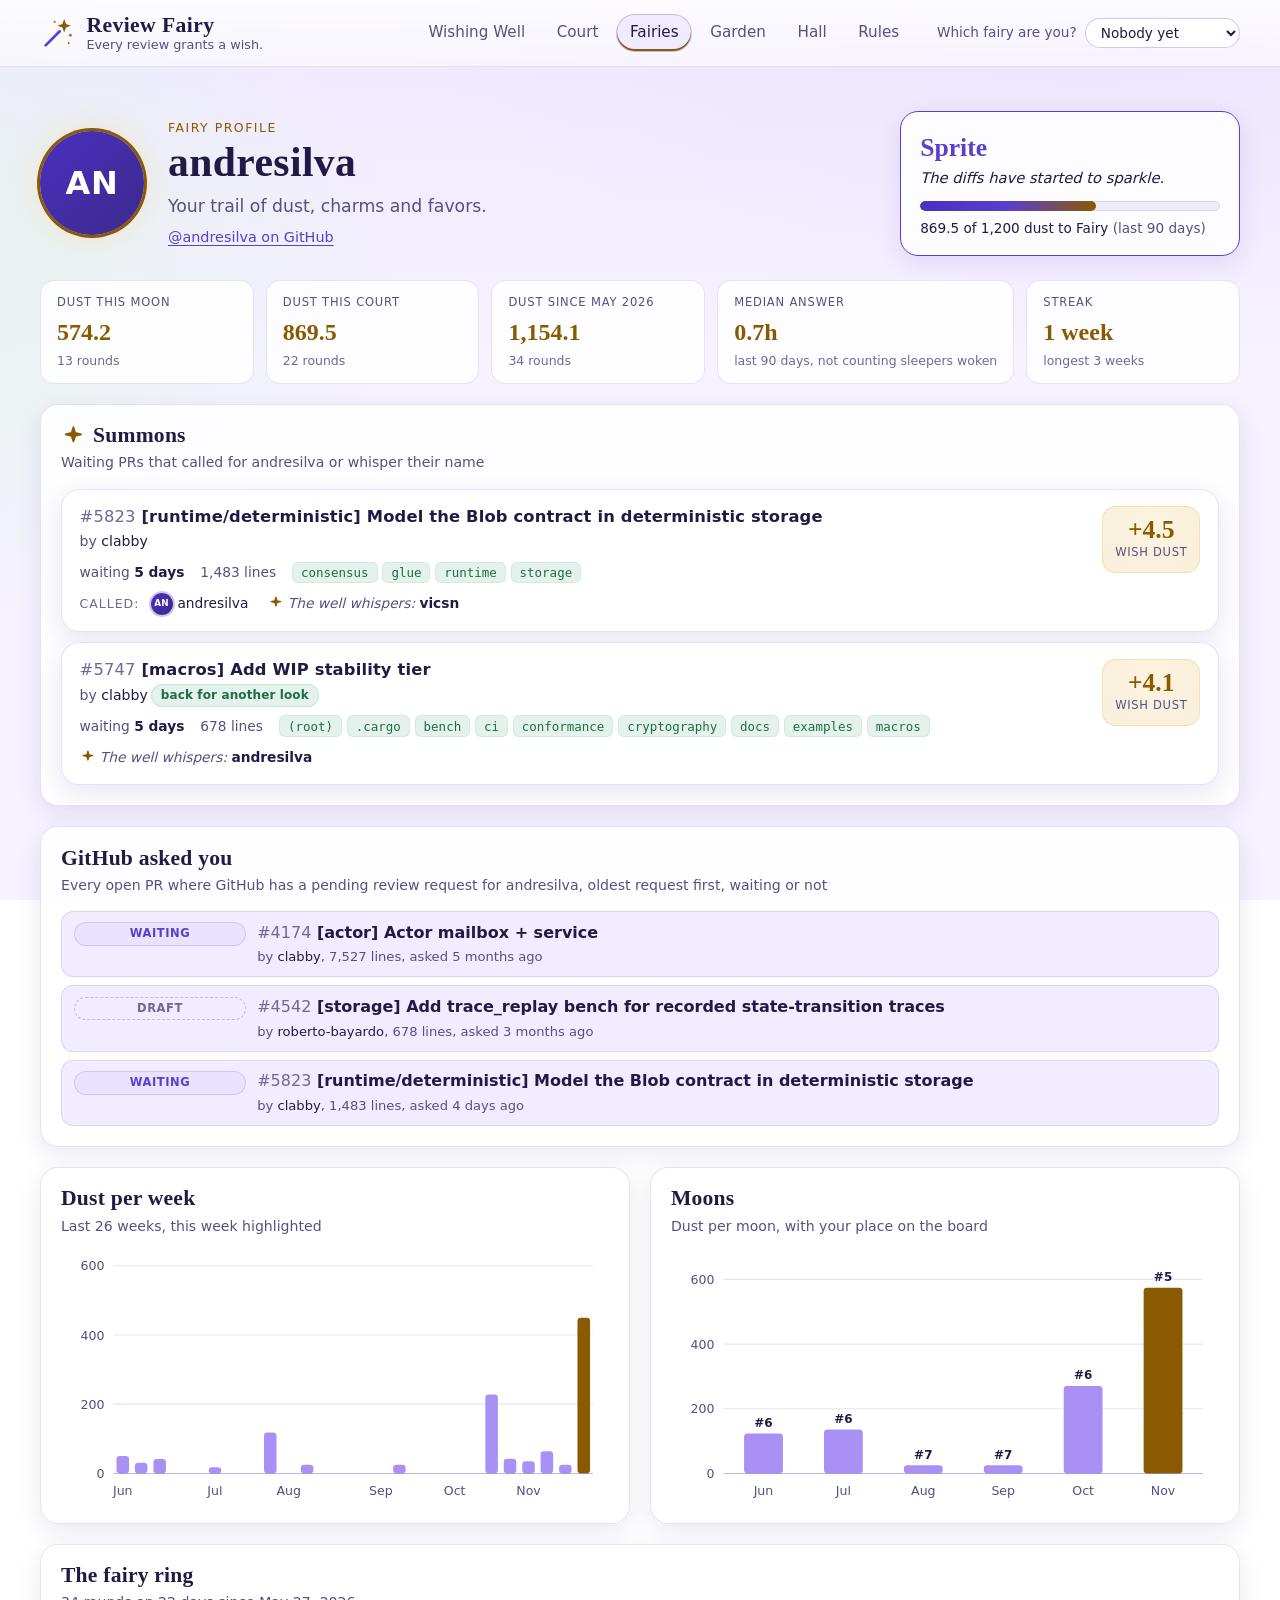
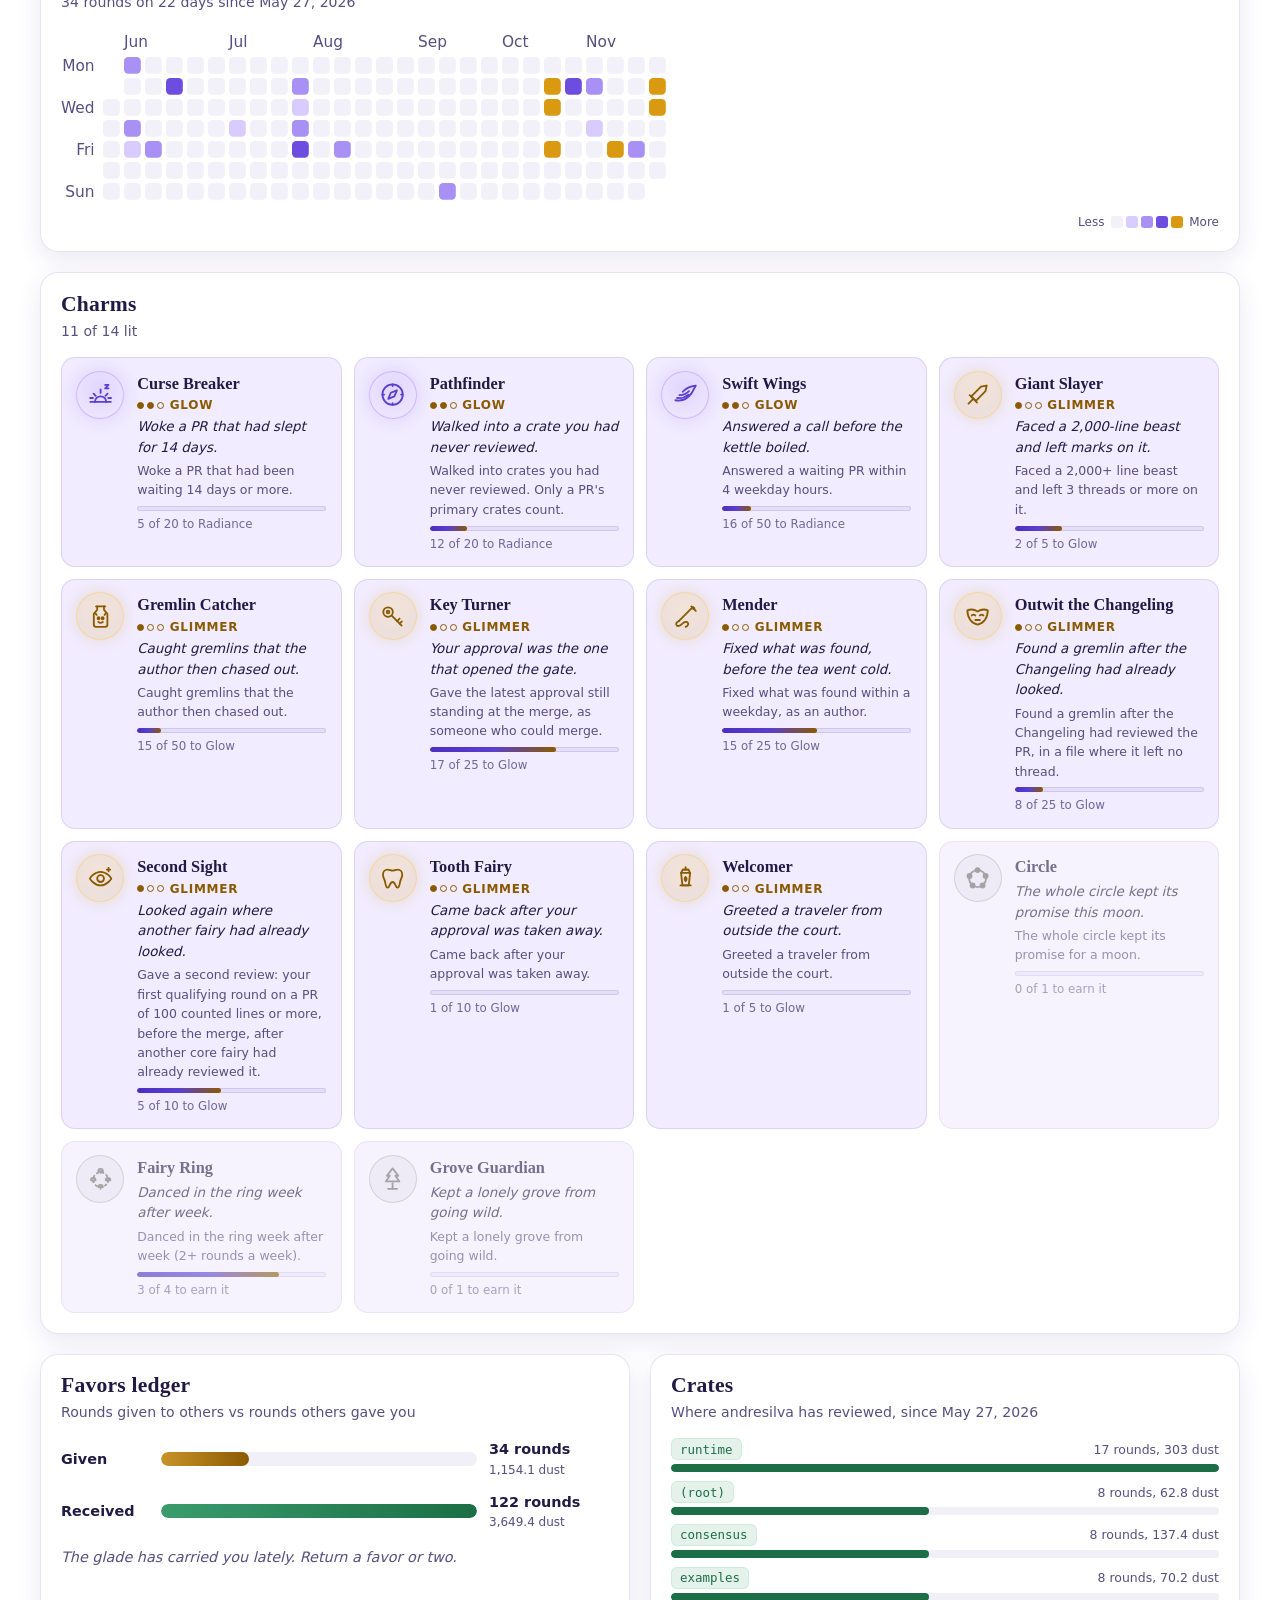
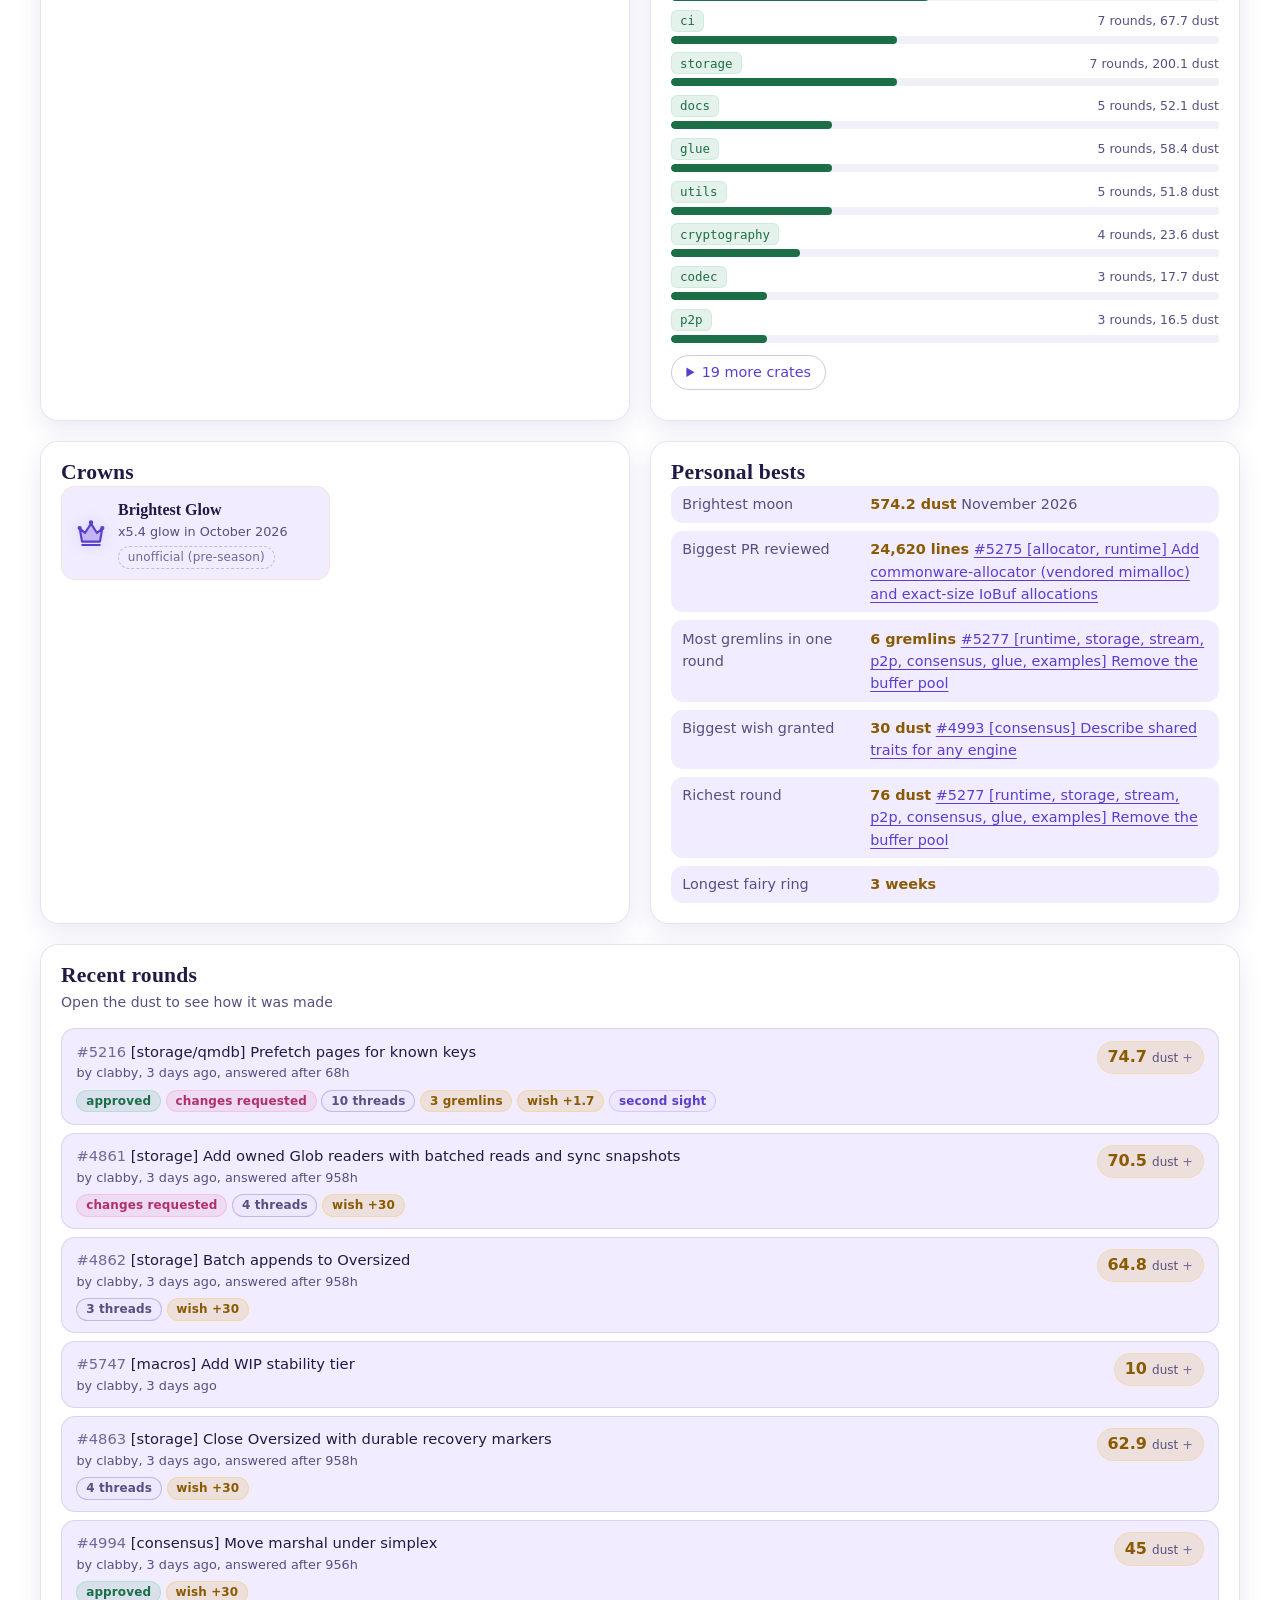
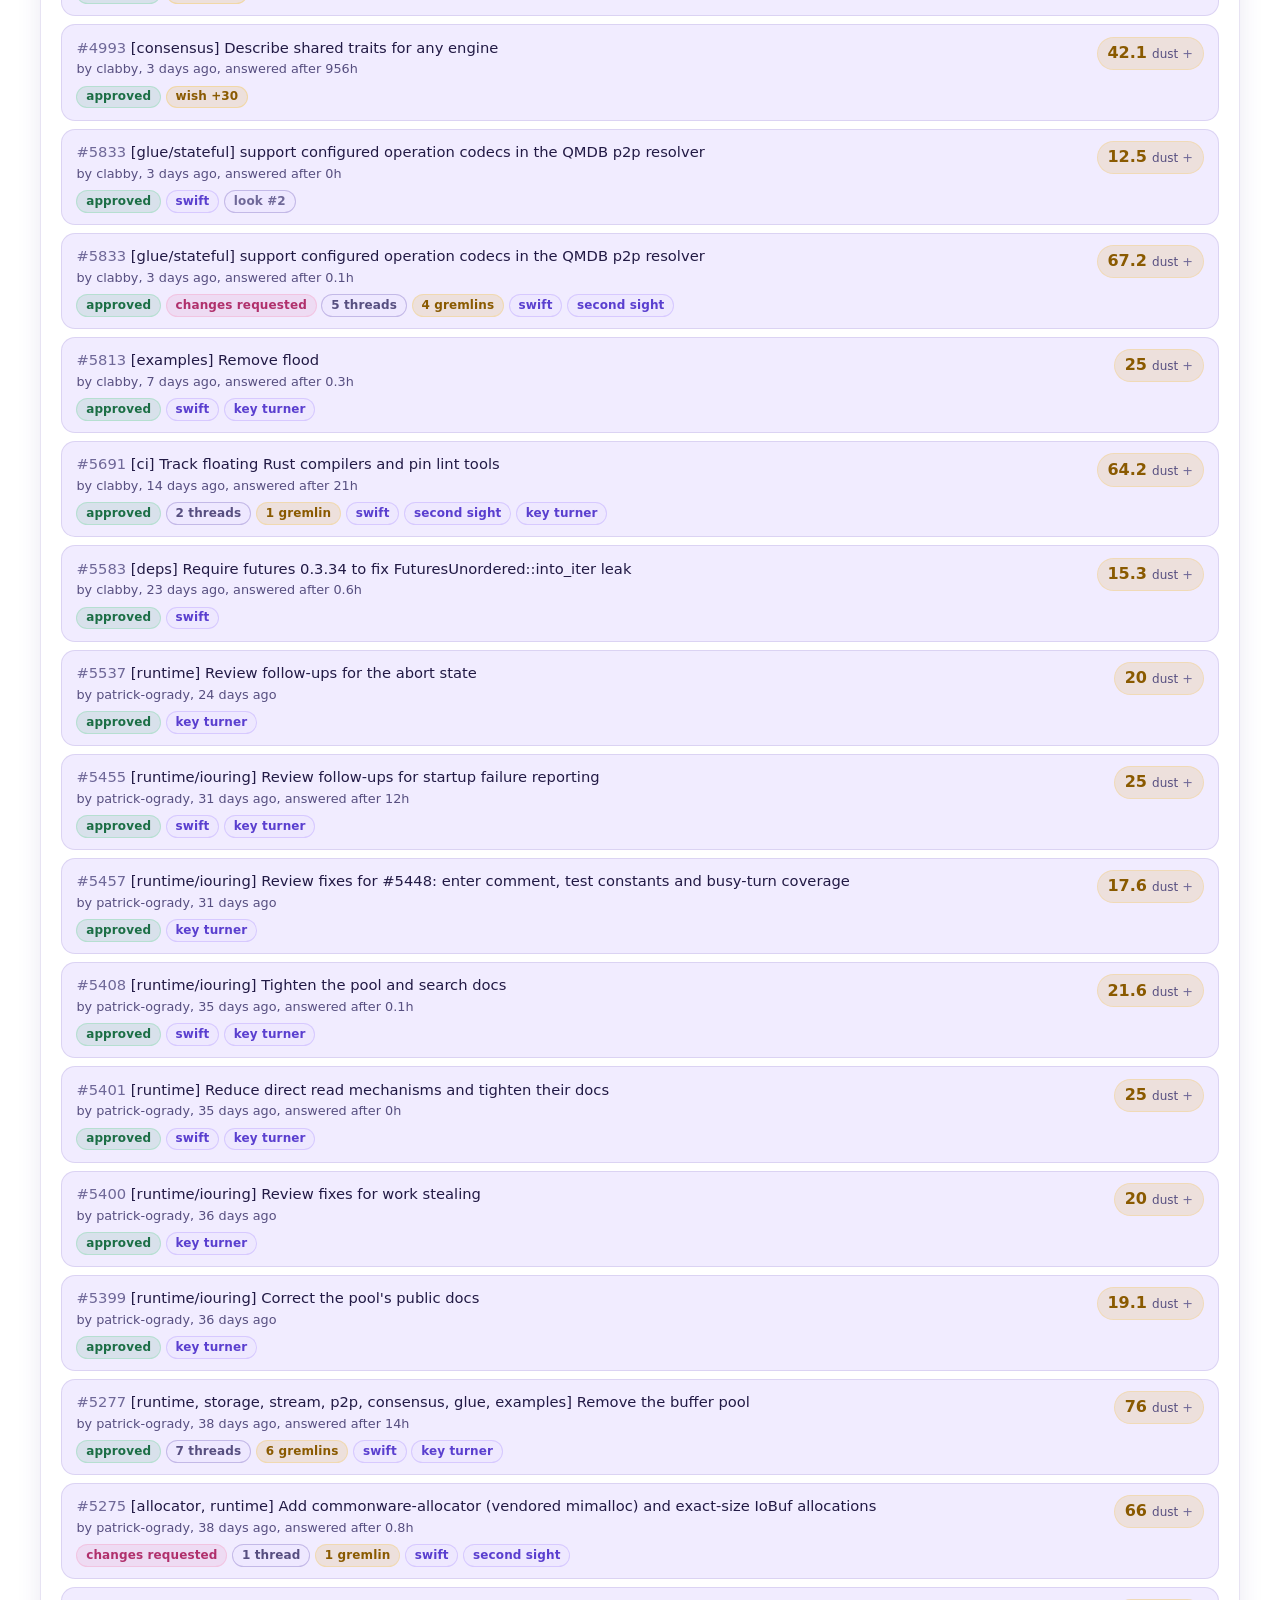
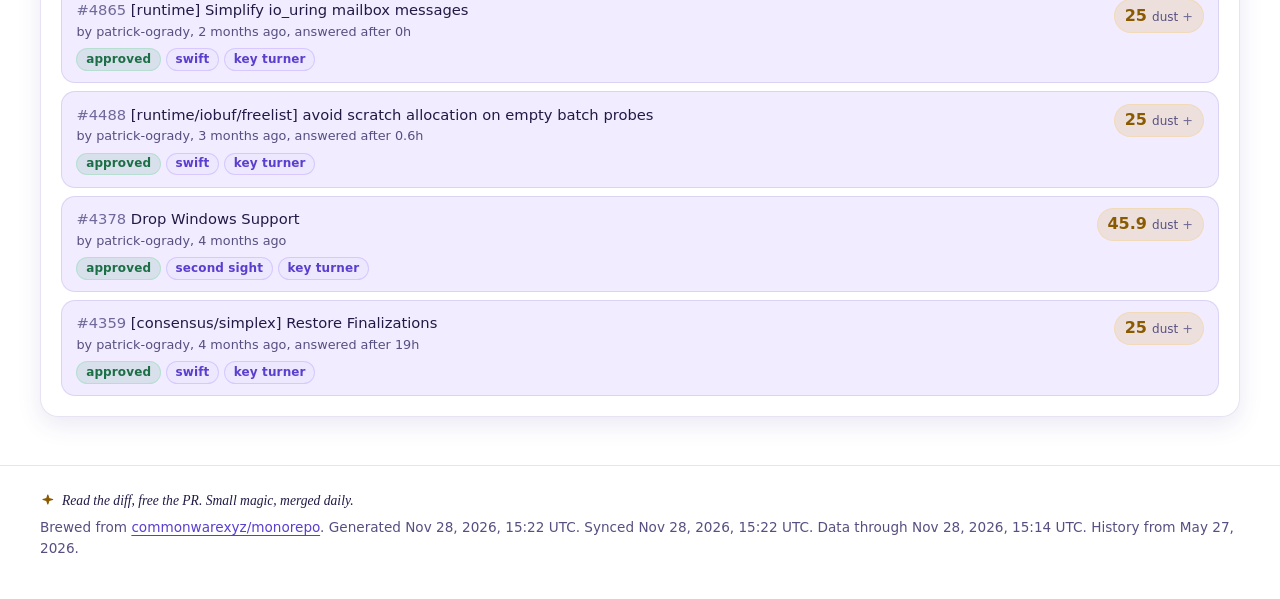
<file: fairies/andresilva.html>
<!doctype html>
<html lang="en">
<head>
<meta charset="utf-8">
<meta name="viewport" content="width=device-width, initial-scale=1">
<meta name="robots" content="noindex, nofollow">
<meta name="color-scheme" content="dark light">
<meta name="description" content="Review Fairy: Every review grants a wish.">
<title>andresilva | Review Fairy</title>
<link rel="icon" href="../static/favicon.svg" type="image/svg+xml">
<link rel="stylesheet" href="../static/fairy.css">
<script src="../static/fairy.js" defer></script>
</head>
<body class="page-fairies">
<a class="skip-link" href="#main">Skip to content</a>
<header class="site-header">
  <div class="wrap header-inner">
    <a class="brand" href="../index.html">
      <svg class="logo" viewBox="0 0 32 32" width="32" height="32" aria-hidden="true" focusable="false"><path d="M5 27 17.5 14.5" stroke="currentColor" stroke-width="2.4" stroke-linecap="round"/><path class="logo-star" d="M21.5 3.5l1.6 4.4 4.4 1.6-4.4 1.6-1.6 4.4-1.6-4.4-4.4-1.6 4.4-1.6z"/><circle class="logo-dot" cx="27" cy="18" r="1.3"/><circle class="logo-dot" cx="13" cy="6" r="1"/><circle class="logo-dot" cx="25.5" cy="25" r=".9"/></svg>
      <span class="brand-text"><span class="brand-name">Review Fairy</span><span class="brand-tag">Every review grants a wish.</span></span>
    </a>
    <nav class="site-nav" aria-label="Main">
      <ul>
        <li><a href="../index.html">Wishing Well</a></li>
        <li><a href="../court.html">Court</a></li>
        <li><a href="../fairies.html" aria-current="page">Fairies</a></li>
        <li><a href="../garden.html">Garden</a></li>
        <li><a href="../hall.html">Hall</a></li>
        <li><a href="../rules.html">Rules</a></li>
      </ul>
    </nav>
    <div class="picker" data-picker hidden>
      <label for="fairy-picker">Which fairy are you?</label>
      <select id="fairy-picker">
        <option value="">Nobody yet</option>
        <option value="patrick-ogrady">patrick-ogrady</option>
        <option value="clabby">clabby</option>
        <option value="roberto-bayardo">roberto-bayardo</option>
        <option value="danlaine">danlaine</option>
        <option value="andresilva">andresilva</option>
        <option value="cronokirby">cronokirby</option>
        <option value="BrendanChou">BrendanChou</option>
        <option value="vicsn">vicsn</option>
      </select>
    </div>
  </div>
</header>
<main id="main" class="wrap">
<section class="profile-hero" data-login="andresilva">
  <span class="avatar avatar-xl" aria-hidden="true"><span class="initials">AN</span><span class="photo" style="background-image: url('https://github.com/andresilva.png?size=96')"></span></span>
  <div class="hero-text">
    <p class="eyebrow">Fairy profile</p>
    <h1>andresilva</h1>
    <p class="subtitle">Your trail of dust, charms and favors.</p>
    <p class="hero-links"><a href="https://github.com/andresilva">@andresilva on GitHub</a></p>
  </div>
  <div class="level-card lvl-2">
    <p class="level-name">Sprite</p>
<p class="level-line">The diffs have started to sparkle.</p>    <div class="meter level-meter" role="meter" aria-valuemin="0" aria-valuemax="100" aria-valuenow="58.7" aria-label="Progress to the next level"><span style="width: 58.7%"></span></div>
    <p class="level-nums">
      869.5 of 1,200 dust to Fairy
      <span class="muted">(last 90 days)</span>
    </p>
  </div>
</section>
<dl class="stat-strip">
  <div><dt>dust this moon</dt><dd>574.2</dd><span>13 rounds</span></div>
  <div><dt>dust this court</dt><dd>869.5</dd><span>22 rounds</span></div>
  <div title="Totals since May 27, 2026, where the synced history begins"><dt>dust since May 2026</dt><dd>1,154.1</dd><span>34 rounds</span></div>
  <div title="Answers that woke a Sleeping Beauty are left out. Curse Breaker counts those."><dt>median answer</dt><dd>0.7h</dd><span>last 90 days, not counting sleepers woken</span></div>
  <div><dt>streak</dt><dd>1 week</dd><span>longest 3 weeks</span></div>
</dl>

<section class="panel" aria-labelledby="summ-h">
  <h2 id="summ-h"><svg class="icon sparkle-art" viewBox="0 0 24 24" width="24" height="24" fill="none" stroke="currentColor" stroke-width="1.6" stroke-linecap="round" stroke-linejoin="round" aria-hidden="true" focusable="false"><path d="M12 3l1.8 5.6L19.5 10l-5.7 1.6L12 17l-1.8-5.4L4.5 10l5.7-1.4z" fill="currentColor"/></svg> Summons</h2>
  <p class="panel-sub">Waiting PRs that called for andresilva or whisper their name</p>
  <div class="wish-list compact">
<article class="wish-card" data-pr="5823">
  <div class="wish-main">
    <h3 class="wish-title"><a href="https://github.com/commonwarexyz/monorepo/pull/5823"><span class="pr-num">#5823</span> [runtime/deterministic] Model the Blob contract in deterministic storage</a></h3>
    <p class="wish-by">
      by <a class="fairy-name" href="../fairies/clabby.html" title="clabby">clabby</a>    </p>
    <ul class="wish-facts">
      <li title="Waiting since Nov 23, 2026, 17:28 UTC, 4 days counting weekdays">waiting <strong>5 days</strong></li>
      <li>1,483 lines</li>
      <li class="crates" aria-label="Crates"><span class="crate">consensus</span><span class="crate">glue</span><span class="crate">runtime</span><span class="crate">storage</span></li>
    </ul>
    <div class="wish-people">
      <p class="requested" title="Pending review requests on GitHub"><span class="label">Called:</span>
<span class="req" data-login="andresilva"><span class="avatar avatar-xs" aria-hidden="true"><span class="initials">AN</span><span class="photo" style="background-image: url('https://github.com/andresilva.png?size=96')"></span></span><a class="fairy-name" href="../fairies/andresilva.html" title="andresilva">andresilva</a></span>      </p>
      <p class="whisper" data-login="vicsn" title="A suggested reviewer who knows these crates and has the lightest recent load. A hint, not a review request."><svg class="icon sparkle-art" viewBox="0 0 24 24" width="24" height="24" fill="none" stroke="currentColor" stroke-width="1.6" stroke-linecap="round" stroke-linejoin="round" aria-hidden="true" focusable="false"><path d="M12 3l1.8 5.6L19.5 10l-5.7 1.6L12 17l-1.8-5.4L4.5 10l5.7-1.4z" fill="currentColor"/></svg> The well whispers: <a class="fairy-name" href="../fairies/vicsn.html" title="vicsn">vicsn</a></p>
    </div>
  </div>
  <div class="wish-value lit" title="Grant this wish for 4.5 dust.">
    <span class="wish-amt">+4.5</span><span class="wish-unit">wish dust</span>
  </div>
</article><article class="wish-card" data-pr="5747">
  <div class="wish-main">
    <h3 class="wish-title"><a href="https://github.com/commonwarexyz/monorepo/pull/5747"><span class="pr-num">#5747</span> [macros] Add WIP stability tier</a></h3>
    <p class="wish-by">
      by <a class="fairy-name" href="../fairies/clabby.html" title="clabby">clabby</a><span class="tag tag-returning">back for another look</span>    </p>
    <ul class="wish-facts">
      <li title="Waiting since Nov 23, 2026, 22:43 UTC, 4 days counting weekdays">waiting <strong>5 days</strong></li>
      <li>678 lines</li>
      <li class="crates" aria-label="Crates"><span class="crate">(root)</span><span class="crate">.cargo</span><span class="crate">bench</span><span class="crate">ci</span><span class="crate">conformance</span><span class="crate">cryptography</span><span class="crate">docs</span><span class="crate">examples</span><span class="crate">macros</span></li>
    </ul>
    <div class="wish-people">
      <p class="whisper" data-login="andresilva" title="A suggested reviewer who knows these crates and has the lightest recent load. A hint, not a review request."><svg class="icon sparkle-art" viewBox="0 0 24 24" width="24" height="24" fill="none" stroke="currentColor" stroke-width="1.6" stroke-linecap="round" stroke-linejoin="round" aria-hidden="true" focusable="false"><path d="M12 3l1.8 5.6L19.5 10l-5.7 1.6L12 17l-1.8-5.4L4.5 10l5.7-1.4z" fill="currentColor"/></svg> The well whispers: <a class="fairy-name" href="../fairies/andresilva.html" title="andresilva">andresilva</a></p>
    </div>
  </div>
  <div class="wish-value lit" title="Grant this wish for 4.1 dust.">
    <span class="wish-amt">+4.1</span><span class="wish-unit">wish dust</span>
  </div>
</article>  </div>
</section>
<section class="panel" aria-labelledby="asked-h">
  <h2 id="asked-h">GitHub asked you</h2>
  <p class="panel-sub">Every open PR where GitHub has a pending review request for andresilva, oldest request first, waiting or not</p>
  <ul class="asked-list">
<li class="asked-item" data-pr="4174">
  <span class="chip chip-waiting">waiting</span>
  <div class="asked-text">
    <a class="pr-link" href="https://github.com/commonwarexyz/monorepo/pull/4174"><span class="pr-num">#4174</span> [actor] Actor mailbox + service</a>
    <span class="asked-meta">by <a class="fairy-name" href="../fairies/clabby.html" title="clabby">clabby</a>, 7,527 lines, asked <time datetime="2026-07-09T20:57:51Z" title="Jul 9, 2026, 20:57 UTC">5 months ago</time></span>
  </div>
</li><li class="asked-item" data-pr="4542">
  <span class="chip chip-draft">draft</span>
  <div class="asked-text">
    <a class="pr-link" href="https://github.com/commonwarexyz/monorepo/pull/4542"><span class="pr-num">#4542</span> [storage] Add trace_replay bench for recorded state-transition traces</a>
    <span class="asked-meta">by <a class="fairy-name" href="../fairies/roberto-bayardo.html" title="roberto-bayardo">roberto-bayardo</a>, 678 lines, asked <time datetime="2026-08-19T21:33:50Z" title="Aug 19, 2026, 21:33 UTC">3 months ago</time></span>
  </div>
</li><li class="asked-item" data-pr="5823">
  <span class="chip chip-waiting">waiting</span>
  <div class="asked-text">
    <a class="pr-link" href="https://github.com/commonwarexyz/monorepo/pull/5823"><span class="pr-num">#5823</span> [runtime/deterministic] Model the Blob contract in deterministic storage</a>
    <span class="asked-meta">by <a class="fairy-name" href="../fairies/clabby.html" title="clabby">clabby</a>, 1,483 lines, asked <time datetime="2026-11-23T17:28:12Z" title="Nov 23, 2026, 17:28 UTC">4 days ago</time></span>
  </div>
</li>  </ul>
</section>

<div class="two-col">
  <section class="panel" aria-labelledby="weekly-h">
    <h2 id="weekly-h">Dust per week</h2>
    <p class="panel-sub">Last 26 weeks, this week highlighted</p>
<div class="chart-box"><svg class="chart bar-chart dust-bars" viewBox="0 0 480 220" width="480" height="220" role="img" aria-labelledby="chart1t chart1d" focusable="false"><title id="chart1t">Fairy dust per week for andresilva</title><desc id="chart1d">26 weeks, 1,154.1 dust in total.</desc><line class="grid" x1="46" x2="466" y1="194" y2="194"/><text class="tick" x="38" y="198" text-anchor="end">0</text><line class="grid" x1="46" x2="466" y1="133.3" y2="133.3"/><text class="tick" x="38" y="137.3" text-anchor="end">200</text><line class="grid" x1="46" x2="466" y1="72.7" y2="72.7"/><text class="tick" x="38" y="76.7" text-anchor="end">400</text><line class="grid" x1="46" x2="466" y1="12" y2="12"/><text class="tick" x="38" y="16" text-anchor="end">600</text><rect class="bar" x="48.6" y="178.7" width="11" height="15.3" rx="3"><title>Week of Jun 1, 2026: 50.6 dust</title></rect><rect class="bar" x="64.7" y="184.5" width="11" height="9.5" rx="3"><title>Week of Jun 8, 2026: 31.2 dust</title></rect><rect class="bar" x="80.9" y="181.3" width="11" height="12.7" rx="3"><title>Week of Jun 15, 2026: 41.8 dust</title></rect><rect class="bar zero" x="97" y="194" width="11" height="0" rx="3"><title>Week of Jun 22, 2026: 0 dust</title></rect><rect class="bar zero" x="113.2" y="194" width="11" height="0" rx="3"><title>Week of Jun 29, 2026: 0 dust</title></rect><rect class="bar" x="129.4" y="188.6" width="11" height="5.4" rx="3"><title>Week of Jul 6, 2026: 17.8 dust</title></rect><rect class="bar zero" x="145.5" y="194" width="11" height="0" rx="3"><title>Week of Jul 13, 2026: 0 dust</title></rect><rect class="bar zero" x="161.7" y="194" width="11" height="0" rx="3"><title>Week of Jul 20, 2026: 0 dust</title></rect><rect class="bar" x="177.8" y="158.1" width="11" height="35.9" rx="3"><title>Week of Jul 27, 2026: 118.2 dust</title></rect><rect class="bar zero" x="194" y="194" width="11" height="0" rx="3"><title>Week of Aug 3, 2026: 0 dust</title></rect><rect class="bar" x="210.1" y="186.4" width="11" height="7.6" rx="3"><title>Week of Aug 10, 2026: 25 dust</title></rect><rect class="bar zero" x="226.3" y="194" width="11" height="0" rx="3"><title>Week of Aug 17, 2026: 0 dust</title></rect><rect class="bar zero" x="242.4" y="194" width="11" height="0" rx="3"><title>Week of Aug 24, 2026: 0 dust</title></rect><rect class="bar zero" x="258.6" y="194" width="11" height="0" rx="3"><title>Week of Aug 31, 2026: 0 dust</title></rect><rect class="bar zero" x="274.7" y="194" width="11" height="0" rx="3"><title>Week of Sep 7, 2026: 0 dust</title></rect><rect class="bar" x="290.9" y="186.4" width="11" height="7.6" rx="3"><title>Week of Sep 14, 2026: 25 dust</title></rect><rect class="bar zero" x="307" y="194" width="11" height="0" rx="3"><title>Week of Sep 21, 2026: 0 dust</title></rect><rect class="bar zero" x="323.2" y="194" width="11" height="0" rx="3"><title>Week of Sep 28, 2026: 0 dust</title></rect><rect class="bar zero" x="339.4" y="194" width="11" height="0" rx="3"><title>Week of Oct 5, 2026: 0 dust</title></rect><rect class="bar zero" x="355.5" y="194" width="11" height="0" rx="3"><title>Week of Oct 12, 2026: 0 dust</title></rect><rect class="bar" x="371.7" y="124.9" width="11" height="69.1" rx="3"><title>Week of Oct 19, 2026: 227.7 dust</title></rect><rect class="bar" x="387.8" y="181.1" width="11" height="12.9" rx="3"><title>Week of Oct 26, 2026: 42.6 dust</title></rect><rect class="bar" x="404" y="183.3" width="11" height="10.7" rx="3"><title>Week of Nov 2, 2026: 35.3 dust</title></rect><rect class="bar" x="420.1" y="174.5" width="11" height="19.5" rx="3"><title>Week of Nov 9, 2026: 64.2 dust</title></rect><rect class="bar" x="436.3" y="186.4" width="11" height="7.6" rx="3"><title>Week of Nov 16, 2026: 25 dust</title></rect><rect class="bar hl" x="452.4" y="57.6" width="11" height="136.4" rx="3"><title>Week of Nov 23, 2026: 449.7 dust</title></rect><line class="axis" x1="46" x2="466" y1="194" y2="194"/><text class="xlabel" x="54.1" y="213" text-anchor="middle">Jun</text><text class="xlabel" x="134.8" y="213" text-anchor="middle">Jul</text><text class="xlabel" x="199.5" y="213" text-anchor="middle">Aug</text><text class="xlabel" x="280.2" y="213" text-anchor="middle">Sep</text><text class="xlabel" x="344.8" y="213" text-anchor="middle">Oct</text><text class="xlabel" x="409.5" y="213" text-anchor="middle">Nov</text></svg></div>  </section>
  <section class="panel" aria-labelledby="moons-h">
    <h2 id="moons-h">Moons</h2>
    <p class="panel-sub">Dust per moon, with your place on the board</p>
<div class="chart-box"><svg class="chart bar-chart moon-bars" viewBox="0 0 480 220" width="480" height="220" role="img" aria-labelledby="chart2t chart2d" focusable="false"><title id="chart2t">Fairy dust per moon for andresilva</title><desc id="chart2d">Dust per month, with the rank on the moon board above each bar.</desc><line class="grid" x1="46" x2="466" y1="194" y2="194"/><text class="tick" x="38" y="198" text-anchor="end">0</text><line class="grid" x1="46" x2="466" y1="137.3" y2="137.3"/><text class="tick" x="38" y="141.3" text-anchor="end">200</text><line class="grid" x1="46" x2="466" y1="80.7" y2="80.7"/><text class="tick" x="38" y="84.7" text-anchor="end">400</text><line class="grid" x1="46" x2="466" y1="24" y2="24"/><text class="tick" x="38" y="28" text-anchor="end">600</text><rect class="bar" x="64" y="159" width="34" height="35" rx="3"><title>June 2026: 123.6 dust, rank 6</title></rect><text class="bar-label" x="81" y="153" text-anchor="middle">#6</text><rect class="bar" x="134" y="155.5" width="34" height="38.5" rx="3"><title>July 2026: 136 dust, rank 6</title></rect><text class="bar-label" x="151" y="149.5" text-anchor="middle">#6</text><rect class="bar" x="204" y="186.9" width="34" height="7.1" rx="3"><title>August 2026: 25 dust, rank 7</title></rect><text class="bar-label" x="221" y="180.9" text-anchor="middle">#7</text><rect class="bar" x="274" y="186.9" width="34" height="7.1" rx="3"><title>September 2026: 25 dust, rank 7</title></rect><text class="bar-label" x="291" y="180.9" text-anchor="middle">#7</text><rect class="bar" x="344" y="117.4" width="34" height="76.6" rx="3"><title>October 2026: 270.3 dust, rank 6</title></rect><text class="bar-label" x="361" y="111.4" text-anchor="middle">#6</text><rect class="bar hl" x="414" y="31.3" width="34" height="162.7" rx="3"><title>November 2026: 574.2 dust, rank 5</title></rect><text class="bar-label" x="431" y="25.3" text-anchor="middle">#5</text><line class="axis" x1="46" x2="466" y1="194" y2="194"/><text class="xlabel" x="81" y="213" text-anchor="middle">Jun</text><text class="xlabel" x="151" y="213" text-anchor="middle">Jul</text><text class="xlabel" x="221" y="213" text-anchor="middle">Aug</text><text class="xlabel" x="291" y="213" text-anchor="middle">Sep</text><text class="xlabel" x="361" y="213" text-anchor="middle">Oct</text><text class="xlabel" x="431" y="213" text-anchor="middle">Nov</text></svg></div>  </section>
</div>

<section class="panel" aria-labelledby="ring-h">
  <h2 id="ring-h">The fairy ring</h2>
  <p class="panel-sub">34 rounds on 22 days since May 27, 2026</p>
  <div class="chart-box ring-box"><svg class="chart ring" viewBox="0 0 437 127" width="437" height="127" style="--ring-w: 437px" role="img" aria-labelledby="chart3t chart3d" focusable="false"><title id="chart3t">Fairy ring calendar for andresilva</title><desc id="chart3d">Review rounds per day, one column per week.</desc><text class="tick" x="24" y="30" text-anchor="end">Mon</text><text class="tick" x="24" y="60" text-anchor="end">Wed</text><text class="tick" x="24" y="90" text-anchor="end">Fri</text><text class="tick" x="24" y="120" text-anchor="end">Sun</text><rect class="day l0" x="30" y="50" width="12" height="12" rx="3"><title>May 27, 2026: no rounds</title></rect><rect class="day l0" x="30" y="65" width="12" height="12" rx="3"><title>May 28, 2026: no rounds</title></rect><rect class="day l0" x="30" y="80" width="12" height="12" rx="3"><title>May 29, 2026: no rounds</title></rect><rect class="day l0" x="30" y="95" width="12" height="12" rx="3"><title>May 30, 2026: no rounds</title></rect><rect class="day l0" x="30" y="110" width="12" height="12" rx="3"><title>May 31, 2026: no rounds</title></rect><text class="xlabel" x="45" y="13">Jun</text><rect class="day l2" x="45" y="20" width="12" height="12" rx="3"><title>Jun 1, 2026: 1 round, 20.3 dust</title></rect><rect class="day l0" x="45" y="35" width="12" height="12" rx="3"><title>Jun 2, 2026: no rounds</title></rect><rect class="day l0" x="45" y="50" width="12" height="12" rx="3"><title>Jun 3, 2026: no rounds</title></rect><rect class="day l2" x="45" y="65" width="12" height="12" rx="3"><title>Jun 4, 2026: 1 round, 20.3 dust</title></rect><rect class="day l1" x="45" y="80" width="12" height="12" rx="3"><title>Jun 5, 2026: 1 round, 10 dust</title></rect><rect class="day l0" x="45" y="95" width="12" height="12" rx="3"><title>Jun 6, 2026: no rounds</title></rect><rect class="day l0" x="45" y="110" width="12" height="12" rx="3"><title>Jun 7, 2026: no rounds</title></rect><rect class="day l0" x="60" y="20" width="12" height="12" rx="3"><title>Jun 8, 2026: no rounds</title></rect><rect class="day l0" x="60" y="35" width="12" height="12" rx="3"><title>Jun 9, 2026: no rounds</title></rect><rect class="day l0" x="60" y="50" width="12" height="12" rx="3"><title>Jun 10, 2026: no rounds</title></rect><rect class="day l0" x="60" y="65" width="12" height="12" rx="3"><title>Jun 11, 2026: no rounds</title></rect><rect class="day l2" x="60" y="80" width="12" height="12" rx="3"><title>Jun 12, 2026: 2 rounds, 31.2 dust</title></rect><rect class="day l0" x="60" y="95" width="12" height="12" rx="3"><title>Jun 13, 2026: no rounds</title></rect><rect class="day l0" x="60" y="110" width="12" height="12" rx="3"><title>Jun 14, 2026: no rounds</title></rect><rect class="day l0" x="75" y="20" width="12" height="12" rx="3"><title>Jun 15, 2026: no rounds</title></rect><rect class="day l3" x="75" y="35" width="12" height="12" rx="3"><title>Jun 16, 2026: 1 round, 41.8 dust</title></rect><rect class="day l0" x="75" y="50" width="12" height="12" rx="3"><title>Jun 17, 2026: no rounds</title></rect><rect class="day l0" x="75" y="65" width="12" height="12" rx="3"><title>Jun 18, 2026: no rounds</title></rect><rect class="day l0" x="75" y="80" width="12" height="12" rx="3"><title>Jun 19, 2026: no rounds</title></rect><rect class="day l0" x="75" y="95" width="12" height="12" rx="3"><title>Jun 20, 2026: no rounds</title></rect><rect class="day l0" x="75" y="110" width="12" height="12" rx="3"><title>Jun 21, 2026: no rounds</title></rect><rect class="day l0" x="90" y="20" width="12" height="12" rx="3"><title>Jun 22, 2026: no rounds</title></rect><rect class="day l0" x="90" y="35" width="12" height="12" rx="3"><title>Jun 23, 2026: no rounds</title></rect><rect class="day l0" x="90" y="50" width="12" height="12" rx="3"><title>Jun 24, 2026: no rounds</title></rect><rect class="day l0" x="90" y="65" width="12" height="12" rx="3"><title>Jun 25, 2026: no rounds</title></rect><rect class="day l0" x="90" y="80" width="12" height="12" rx="3"><title>Jun 26, 2026: no rounds</title></rect><rect class="day l0" x="90" y="95" width="12" height="12" rx="3"><title>Jun 27, 2026: no rounds</title></rect><rect class="day l0" x="90" y="110" width="12" height="12" rx="3"><title>Jun 28, 2026: no rounds</title></rect><rect class="day l0" x="105" y="20" width="12" height="12" rx="3"><title>Jun 29, 2026: no rounds</title></rect><rect class="day l0" x="105" y="35" width="12" height="12" rx="3"><title>Jun 30, 2026: no rounds</title></rect><rect class="day l0" x="105" y="50" width="12" height="12" rx="3"><title>Jul 1, 2026: no rounds</title></rect><rect class="day l0" x="105" y="65" width="12" height="12" rx="3"><title>Jul 2, 2026: no rounds</title></rect><rect class="day l0" x="105" y="80" width="12" height="12" rx="3"><title>Jul 3, 2026: no rounds</title></rect><rect class="day l0" x="105" y="95" width="12" height="12" rx="3"><title>Jul 4, 2026: no rounds</title></rect><rect class="day l0" x="105" y="110" width="12" height="12" rx="3"><title>Jul 5, 2026: no rounds</title></rect><text class="xlabel" x="120" y="13">Jul</text><rect class="day l0" x="120" y="20" width="12" height="12" rx="3"><title>Jul 6, 2026: no rounds</title></rect><rect class="day l0" x="120" y="35" width="12" height="12" rx="3"><title>Jul 7, 2026: no rounds</title></rect><rect class="day l0" x="120" y="50" width="12" height="12" rx="3"><title>Jul 8, 2026: no rounds</title></rect><rect class="day l1" x="120" y="65" width="12" height="12" rx="3"><title>Jul 9, 2026: 1 round, 17.8 dust</title></rect><rect class="day l0" x="120" y="80" width="12" height="12" rx="3"><title>Jul 10, 2026: no rounds</title></rect><rect class="day l0" x="120" y="95" width="12" height="12" rx="3"><title>Jul 11, 2026: no rounds</title></rect><rect class="day l0" x="120" y="110" width="12" height="12" rx="3"><title>Jul 12, 2026: no rounds</title></rect><rect class="day l0" x="135" y="20" width="12" height="12" rx="3"><title>Jul 13, 2026: no rounds</title></rect><rect class="day l0" x="135" y="35" width="12" height="12" rx="3"><title>Jul 14, 2026: no rounds</title></rect><rect class="day l0" x="135" y="50" width="12" height="12" rx="3"><title>Jul 15, 2026: no rounds</title></rect><rect class="day l0" x="135" y="65" width="12" height="12" rx="3"><title>Jul 16, 2026: no rounds</title></rect><rect class="day l0" x="135" y="80" width="12" height="12" rx="3"><title>Jul 17, 2026: no rounds</title></rect><rect class="day l0" x="135" y="95" width="12" height="12" rx="3"><title>Jul 18, 2026: no rounds</title></rect><rect class="day l0" x="135" y="110" width="12" height="12" rx="3"><title>Jul 19, 2026: no rounds</title></rect><rect class="day l0" x="150" y="20" width="12" height="12" rx="3"><title>Jul 20, 2026: no rounds</title></rect><rect class="day l0" x="150" y="35" width="12" height="12" rx="3"><title>Jul 21, 2026: no rounds</title></rect><rect class="day l0" x="150" y="50" width="12" height="12" rx="3"><title>Jul 22, 2026: no rounds</title></rect><rect class="day l0" x="150" y="65" width="12" height="12" rx="3"><title>Jul 23, 2026: no rounds</title></rect><rect class="day l0" x="150" y="80" width="12" height="12" rx="3"><title>Jul 24, 2026: no rounds</title></rect><rect class="day l0" x="150" y="95" width="12" height="12" rx="3"><title>Jul 25, 2026: no rounds</title></rect><rect class="day l0" x="150" y="110" width="12" height="12" rx="3"><title>Jul 26, 2026: no rounds</title></rect><rect class="day l0" x="165" y="20" width="12" height="12" rx="3"><title>Jul 27, 2026: no rounds</title></rect><rect class="day l2" x="165" y="35" width="12" height="12" rx="3"><title>Jul 28, 2026: 1 round, 29.8 dust</title></rect><rect class="day l1" x="165" y="50" width="12" height="12" rx="3"><title>Jul 29, 2026: 1 round, 17.5 dust</title></rect><rect class="day l2" x="165" y="65" width="12" height="12" rx="3"><title>Jul 30, 2026: 1 round, 25 dust</title></rect><rect class="day l3" x="165" y="80" width="12" height="12" rx="3"><title>Jul 31, 2026: 1 round, 45.9 dust</title></rect><rect class="day l0" x="165" y="95" width="12" height="12" rx="3"><title>Aug 1, 2026: no rounds</title></rect><rect class="day l0" x="165" y="110" width="12" height="12" rx="3"><title>Aug 2, 2026: no rounds</title></rect><text class="xlabel" x="180" y="13">Aug</text><rect class="day l0" x="180" y="20" width="12" height="12" rx="3"><title>Aug 3, 2026: no rounds</title></rect><rect class="day l0" x="180" y="35" width="12" height="12" rx="3"><title>Aug 4, 2026: no rounds</title></rect><rect class="day l0" x="180" y="50" width="12" height="12" rx="3"><title>Aug 5, 2026: no rounds</title></rect><rect class="day l0" x="180" y="65" width="12" height="12" rx="3"><title>Aug 6, 2026: no rounds</title></rect><rect class="day l0" x="180" y="80" width="12" height="12" rx="3"><title>Aug 7, 2026: no rounds</title></rect><rect class="day l0" x="180" y="95" width="12" height="12" rx="3"><title>Aug 8, 2026: no rounds</title></rect><rect class="day l0" x="180" y="110" width="12" height="12" rx="3"><title>Aug 9, 2026: no rounds</title></rect><rect class="day l0" x="195" y="20" width="12" height="12" rx="3"><title>Aug 10, 2026: no rounds</title></rect><rect class="day l0" x="195" y="35" width="12" height="12" rx="3"><title>Aug 11, 2026: no rounds</title></rect><rect class="day l0" x="195" y="50" width="12" height="12" rx="3"><title>Aug 12, 2026: no rounds</title></rect><rect class="day l0" x="195" y="65" width="12" height="12" rx="3"><title>Aug 13, 2026: no rounds</title></rect><rect class="day l2" x="195" y="80" width="12" height="12" rx="3"><title>Aug 14, 2026: 1 round, 25 dust</title></rect><rect class="day l0" x="195" y="95" width="12" height="12" rx="3"><title>Aug 15, 2026: no rounds</title></rect><rect class="day l0" x="195" y="110" width="12" height="12" rx="3"><title>Aug 16, 2026: no rounds</title></rect><rect class="day l0" x="210" y="20" width="12" height="12" rx="3"><title>Aug 17, 2026: no rounds</title></rect><rect class="day l0" x="210" y="35" width="12" height="12" rx="3"><title>Aug 18, 2026: no rounds</title></rect><rect class="day l0" x="210" y="50" width="12" height="12" rx="3"><title>Aug 19, 2026: no rounds</title></rect><rect class="day l0" x="210" y="65" width="12" height="12" rx="3"><title>Aug 20, 2026: no rounds</title></rect><rect class="day l0" x="210" y="80" width="12" height="12" rx="3"><title>Aug 21, 2026: no rounds</title></rect><rect class="day l0" x="210" y="95" width="12" height="12" rx="3"><title>Aug 22, 2026: no rounds</title></rect><rect class="day l0" x="210" y="110" width="12" height="12" rx="3"><title>Aug 23, 2026: no rounds</title></rect><rect class="day l0" x="225" y="20" width="12" height="12" rx="3"><title>Aug 24, 2026: no rounds</title></rect><rect class="day l0" x="225" y="35" width="12" height="12" rx="3"><title>Aug 25, 2026: no rounds</title></rect><rect class="day l0" x="225" y="50" width="12" height="12" rx="3"><title>Aug 26, 2026: no rounds</title></rect><rect class="day l0" x="225" y="65" width="12" height="12" rx="3"><title>Aug 27, 2026: no rounds</title></rect><rect class="day l0" x="225" y="80" width="12" height="12" rx="3"><title>Aug 28, 2026: no rounds</title></rect><rect class="day l0" x="225" y="95" width="12" height="12" rx="3"><title>Aug 29, 2026: no rounds</title></rect><rect class="day l0" x="225" y="110" width="12" height="12" rx="3"><title>Aug 30, 2026: no rounds</title></rect><rect class="day l0" x="240" y="20" width="12" height="12" rx="3"><title>Aug 31, 2026: no rounds</title></rect><rect class="day l0" x="240" y="35" width="12" height="12" rx="3"><title>Sep 1, 2026: no rounds</title></rect><rect class="day l0" x="240" y="50" width="12" height="12" rx="3"><title>Sep 2, 2026: no rounds</title></rect><rect class="day l0" x="240" y="65" width="12" height="12" rx="3"><title>Sep 3, 2026: no rounds</title></rect><rect class="day l0" x="240" y="80" width="12" height="12" rx="3"><title>Sep 4, 2026: no rounds</title></rect><rect class="day l0" x="240" y="95" width="12" height="12" rx="3"><title>Sep 5, 2026: no rounds</title></rect><rect class="day l0" x="240" y="110" width="12" height="12" rx="3"><title>Sep 6, 2026: no rounds</title></rect><text class="xlabel" x="255" y="13">Sep</text><rect class="day l0" x="255" y="20" width="12" height="12" rx="3"><title>Sep 7, 2026: no rounds</title></rect><rect class="day l0" x="255" y="35" width="12" height="12" rx="3"><title>Sep 8, 2026: no rounds</title></rect><rect class="day l0" x="255" y="50" width="12" height="12" rx="3"><title>Sep 9, 2026: no rounds</title></rect><rect class="day l0" x="255" y="65" width="12" height="12" rx="3"><title>Sep 10, 2026: no rounds</title></rect><rect class="day l0" x="255" y="80" width="12" height="12" rx="3"><title>Sep 11, 2026: no rounds</title></rect><rect class="day l0" x="255" y="95" width="12" height="12" rx="3"><title>Sep 12, 2026: no rounds</title></rect><rect class="day l0" x="255" y="110" width="12" height="12" rx="3"><title>Sep 13, 2026: no rounds</title></rect><rect class="day l0" x="270" y="20" width="12" height="12" rx="3"><title>Sep 14, 2026: no rounds</title></rect><rect class="day l0" x="270" y="35" width="12" height="12" rx="3"><title>Sep 15, 2026: no rounds</title></rect><rect class="day l0" x="270" y="50" width="12" height="12" rx="3"><title>Sep 16, 2026: no rounds</title></rect><rect class="day l0" x="270" y="65" width="12" height="12" rx="3"><title>Sep 17, 2026: no rounds</title></rect><rect class="day l0" x="270" y="80" width="12" height="12" rx="3"><title>Sep 18, 2026: no rounds</title></rect><rect class="day l0" x="270" y="95" width="12" height="12" rx="3"><title>Sep 19, 2026: no rounds</title></rect><rect class="day l2" x="270" y="110" width="12" height="12" rx="3"><title>Sep 20, 2026: 1 round, 25 dust</title></rect><rect class="day l0" x="285" y="20" width="12" height="12" rx="3"><title>Sep 21, 2026: no rounds</title></rect><rect class="day l0" x="285" y="35" width="12" height="12" rx="3"><title>Sep 22, 2026: no rounds</title></rect><rect class="day l0" x="285" y="50" width="12" height="12" rx="3"><title>Sep 23, 2026: no rounds</title></rect><rect class="day l0" x="285" y="65" width="12" height="12" rx="3"><title>Sep 24, 2026: no rounds</title></rect><rect class="day l0" x="285" y="80" width="12" height="12" rx="3"><title>Sep 25, 2026: no rounds</title></rect><rect class="day l0" x="285" y="95" width="12" height="12" rx="3"><title>Sep 26, 2026: no rounds</title></rect><rect class="day l0" x="285" y="110" width="12" height="12" rx="3"><title>Sep 27, 2026: no rounds</title></rect><rect class="day l0" x="300" y="20" width="12" height="12" rx="3"><title>Sep 28, 2026: no rounds</title></rect><rect class="day l0" x="300" y="35" width="12" height="12" rx="3"><title>Sep 29, 2026: no rounds</title></rect><rect class="day l0" x="300" y="50" width="12" height="12" rx="3"><title>Sep 30, 2026: no rounds</title></rect><rect class="day l0" x="300" y="65" width="12" height="12" rx="3"><title>Oct 1, 2026: no rounds</title></rect><rect class="day l0" x="300" y="80" width="12" height="12" rx="3"><title>Oct 2, 2026: no rounds</title></rect><rect class="day l0" x="300" y="95" width="12" height="12" rx="3"><title>Oct 3, 2026: no rounds</title></rect><rect class="day l0" x="300" y="110" width="12" height="12" rx="3"><title>Oct 4, 2026: no rounds</title></rect><text class="xlabel" x="315" y="13">Oct</text><rect class="day l0" x="315" y="20" width="12" height="12" rx="3"><title>Oct 5, 2026: no rounds</title></rect><rect class="day l0" x="315" y="35" width="12" height="12" rx="3"><title>Oct 6, 2026: no rounds</title></rect><rect class="day l0" x="315" y="50" width="12" height="12" rx="3"><title>Oct 7, 2026: no rounds</title></rect><rect class="day l0" x="315" y="65" width="12" height="12" rx="3"><title>Oct 8, 2026: no rounds</title></rect><rect class="day l0" x="315" y="80" width="12" height="12" rx="3"><title>Oct 9, 2026: no rounds</title></rect><rect class="day l0" x="315" y="95" width="12" height="12" rx="3"><title>Oct 10, 2026: no rounds</title></rect><rect class="day l0" x="315" y="110" width="12" height="12" rx="3"><title>Oct 11, 2026: no rounds</title></rect><rect class="day l0" x="330" y="20" width="12" height="12" rx="3"><title>Oct 12, 2026: no rounds</title></rect><rect class="day l0" x="330" y="35" width="12" height="12" rx="3"><title>Oct 13, 2026: no rounds</title></rect><rect class="day l0" x="330" y="50" width="12" height="12" rx="3"><title>Oct 14, 2026: no rounds</title></rect><rect class="day l0" x="330" y="65" width="12" height="12" rx="3"><title>Oct 15, 2026: no rounds</title></rect><rect class="day l0" x="330" y="80" width="12" height="12" rx="3"><title>Oct 16, 2026: no rounds</title></rect><rect class="day l0" x="330" y="95" width="12" height="12" rx="3"><title>Oct 17, 2026: no rounds</title></rect><rect class="day l0" x="330" y="110" width="12" height="12" rx="3"><title>Oct 18, 2026: no rounds</title></rect><rect class="day l0" x="345" y="20" width="12" height="12" rx="3"><title>Oct 19, 2026: no rounds</title></rect><rect class="day l4" x="345" y="35" width="12" height="12" rx="3"><title>Oct 20, 2026: 1 round, 66 dust</title></rect><rect class="day l4" x="345" y="50" width="12" height="12" rx="3"><title>Oct 21, 2026: 1 round, 76 dust</title></rect><rect class="day l0" x="345" y="65" width="12" height="12" rx="3"><title>Oct 22, 2026: no rounds</title></rect><rect class="day l4" x="345" y="80" width="12" height="12" rx="3"><title>Oct 23, 2026: 4 rounds, 85.7 dust</title></rect><rect class="day l0" x="345" y="95" width="12" height="12" rx="3"><title>Oct 24, 2026: no rounds</title></rect><rect class="day l0" x="345" y="110" width="12" height="12" rx="3"><title>Oct 25, 2026: no rounds</title></rect><rect class="day l0" x="360" y="20" width="12" height="12" rx="3"><title>Oct 26, 2026: no rounds</title></rect><rect class="day l3" x="360" y="35" width="12" height="12" rx="3"><title>Oct 27, 2026: 2 rounds, 42.6 dust</title></rect><rect class="day l0" x="360" y="50" width="12" height="12" rx="3"><title>Oct 28, 2026: no rounds</title></rect><rect class="day l0" x="360" y="65" width="12" height="12" rx="3"><title>Oct 29, 2026: no rounds</title></rect><rect class="day l0" x="360" y="80" width="12" height="12" rx="3"><title>Oct 30, 2026: no rounds</title></rect><rect class="day l0" x="360" y="95" width="12" height="12" rx="3"><title>Oct 31, 2026: no rounds</title></rect><rect class="day l0" x="360" y="110" width="12" height="12" rx="3"><title>Nov 1, 2026: no rounds</title></rect><text class="xlabel" x="375" y="13">Nov</text><rect class="day l0" x="375" y="20" width="12" height="12" rx="3"><title>Nov 2, 2026: no rounds</title></rect><rect class="day l2" x="375" y="35" width="12" height="12" rx="3"><title>Nov 3, 2026: 1 round, 20 dust</title></rect><rect class="day l0" x="375" y="50" width="12" height="12" rx="3"><title>Nov 4, 2026: no rounds</title></rect><rect class="day l1" x="375" y="65" width="12" height="12" rx="3"><title>Nov 5, 2026: 1 round, 15.3 dust</title></rect><rect class="day l0" x="375" y="80" width="12" height="12" rx="3"><title>Nov 6, 2026: no rounds</title></rect><rect class="day l0" x="375" y="95" width="12" height="12" rx="3"><title>Nov 7, 2026: no rounds</title></rect><rect class="day l0" x="375" y="110" width="12" height="12" rx="3"><title>Nov 8, 2026: no rounds</title></rect><rect class="day l0" x="390" y="20" width="12" height="12" rx="3"><title>Nov 9, 2026: no rounds</title></rect><rect class="day l0" x="390" y="35" width="12" height="12" rx="3"><title>Nov 10, 2026: no rounds</title></rect><rect class="day l0" x="390" y="50" width="12" height="12" rx="3"><title>Nov 11, 2026: no rounds</title></rect><rect class="day l0" x="390" y="65" width="12" height="12" rx="3"><title>Nov 12, 2026: no rounds</title></rect><rect class="day l4" x="390" y="80" width="12" height="12" rx="3"><title>Nov 13, 2026: 1 round, 64.2 dust</title></rect><rect class="day l0" x="390" y="95" width="12" height="12" rx="3"><title>Nov 14, 2026: no rounds</title></rect><rect class="day l0" x="390" y="110" width="12" height="12" rx="3"><title>Nov 15, 2026: no rounds</title></rect><rect class="day l0" x="405" y="20" width="12" height="12" rx="3"><title>Nov 16, 2026: no rounds</title></rect><rect class="day l0" x="405" y="35" width="12" height="12" rx="3"><title>Nov 17, 2026: no rounds</title></rect><rect class="day l0" x="405" y="50" width="12" height="12" rx="3"><title>Nov 18, 2026: no rounds</title></rect><rect class="day l0" x="405" y="65" width="12" height="12" rx="3"><title>Nov 19, 2026: no rounds</title></rect><rect class="day l2" x="405" y="80" width="12" height="12" rx="3"><title>Nov 20, 2026: 1 round, 25 dust</title></rect><rect class="day l0" x="405" y="95" width="12" height="12" rx="3"><title>Nov 21, 2026: no rounds</title></rect><rect class="day l0" x="405" y="110" width="12" height="12" rx="3"><title>Nov 22, 2026: no rounds</title></rect><rect class="day l0" x="420" y="20" width="12" height="12" rx="3"><title>Nov 23, 2026: no rounds</title></rect><rect class="day l4" x="420" y="35" width="12" height="12" rx="3"><title>Nov 24, 2026: 1 round, 67.2 dust</title></rect><rect class="day l4" x="420" y="50" width="12" height="12" rx="3"><title>Nov 25, 2026: 8 rounds, 382.5 dust</title></rect><rect class="day l0" x="420" y="65" width="12" height="12" rx="3"><title>Nov 26, 2026: no rounds</title></rect><rect class="day l0" x="420" y="80" width="12" height="12" rx="3"><title>Nov 27, 2026: no rounds</title></rect><rect class="day l0" x="420" y="95" width="12" height="12" rx="3"><title>Nov 28, 2026: no rounds</title></rect></svg></div>
  <p class="ring-legend-row">Less <svg class="ring-legend" viewBox="0 0 72 12" width="72" height="12" aria-hidden="true" focusable="false"><rect class="day l0" x="0" y="0" width="12" height="12" rx="3"/><rect class="day l1" x="15" y="0" width="12" height="12" rx="3"/><rect class="day l2" x="30" y="0" width="12" height="12" rx="3"/><rect class="day l3" x="45" y="0" width="12" height="12" rx="3"/><rect class="day l4" x="60" y="0" width="12" height="12" rx="3"/></svg> More</p>
</section>

<section class="panel" aria-labelledby="charms-h">
  <h2 id="charms-h">Charms</h2>
  <p class="panel-sub">11 of 14 lit</p>
  <ul class="charm-grid">
    <li class="charm lit tier-2">
      <span class="charm-icon"><svg class="icon charm-art" viewBox="0 0 24 24" width="24" height="24" fill="none" stroke="currentColor" stroke-width="1.6" stroke-linecap="round" stroke-linejoin="round" aria-hidden="true" focusable="false"><path d="M3 18.5h18"/><path d="M7 18.5a5 5 0 0 1 10 0"/><path d="M12 7.5v3M5.8 11.2l1.9 1.9M18.2 11.2l-1.9 1.9M2.8 15h2.4M18.8 15h2.4"/><path d="M16 3.5h3l-3 3h3"/></svg></span>
      <div class="charm-text">
        <p class="charm-name">Curse Breaker</p>
<p class="charm-tier"><span class="pips" aria-hidden="true"><span class="pip on"></span><span class="pip on"></span><span class="pip"></span></span> Glow</p>        <p class="charm-desc">Woke a PR that had slept for 14 days.</p>
<p class="charm-rule">Woke a PR that had been waiting 14 days or more.</p>        <div class="meter charm-meter" role="meter" aria-valuemin="0" aria-valuemax="100" aria-valuenow="0.0" aria-label="Curse Breaker progress"><span style="width: 0.0%"></span></div>
        <p class="charm-hint">5 of 20 to Radiance</p>
      </div>
    </li>
    <li class="charm lit tier-2">
      <span class="charm-icon"><svg class="icon charm-art" viewBox="0 0 24 24" width="24" height="24" fill="none" stroke="currentColor" stroke-width="1.6" stroke-linecap="round" stroke-linejoin="round" aria-hidden="true" focusable="false"><circle cx="12" cy="12" r="9"/><path d="M15.8 8.2l-2.2 5.4-5.4 2.2 2.2-5.4z"/><path d="M12 3v1.5M12 19.5V21M3 12h1.5M19.5 12H21"/></svg></span>
      <div class="charm-text">
        <p class="charm-name">Pathfinder</p>
<p class="charm-tier"><span class="pips" aria-hidden="true"><span class="pip on"></span><span class="pip on"></span><span class="pip"></span></span> Glow</p>        <p class="charm-desc">Walked into a crate you had never reviewed.</p>
<p class="charm-rule">Walked into crates you had never reviewed. Only a PR&#39;s primary crates count.</p>        <div class="meter charm-meter" role="meter" aria-valuemin="0" aria-valuemax="100" aria-valuenow="20.0" aria-label="Pathfinder progress"><span style="width: 20.0%"></span></div>
        <p class="charm-hint">12 of 20 to Radiance</p>
      </div>
    </li>
    <li class="charm lit tier-2">
      <span class="charm-icon"><svg class="icon charm-art" viewBox="0 0 24 24" width="24" height="24" fill="none" stroke="currentColor" stroke-width="1.6" stroke-linecap="round" stroke-linejoin="round" aria-hidden="true" focusable="false"><path d="M3 17c5.5 1 11-1.5 14.5-6.5L21 4c-5 .5-9 2.5-11.5 5.5"/><path d="M6.5 12.5c3 .2 6-1 8.5-3.5"/><path d="M4.5 15c3.5.5 7-.5 10-3"/></svg></span>
      <div class="charm-text">
        <p class="charm-name">Swift Wings</p>
<p class="charm-tier"><span class="pips" aria-hidden="true"><span class="pip on"></span><span class="pip on"></span><span class="pip"></span></span> Glow</p>        <p class="charm-desc">Answered a call before the kettle boiled.</p>
<p class="charm-rule">Answered a waiting PR within 4 weekday hours.</p>        <div class="meter charm-meter" role="meter" aria-valuemin="0" aria-valuemax="100" aria-valuenow="15.0" aria-label="Swift Wings progress"><span style="width: 15.0%"></span></div>
        <p class="charm-hint">16 of 50 to Radiance</p>
      </div>
    </li>
    <li class="charm lit tier-1">
      <span class="charm-icon"><svg class="icon charm-art" viewBox="0 0 24 24" width="24" height="24" fill="none" stroke="currentColor" stroke-width="1.6" stroke-linecap="round" stroke-linejoin="round" aria-hidden="true" focusable="false"><path d="M20 4l-1 5-8.5 8.5-4-4L15 5z"/><path d="M5 12.5l6.5 6.5"/><path d="M7.5 16.5 4 20"/></svg></span>
      <div class="charm-text">
        <p class="charm-name">Giant Slayer</p>
<p class="charm-tier"><span class="pips" aria-hidden="true"><span class="pip on"></span><span class="pip"></span><span class="pip"></span></span> Glimmer</p>        <p class="charm-desc">Faced a 2,000-line beast and left marks on it.</p>
<p class="charm-rule">Faced a 2,000+ line beast and left 3 threads or more on it.</p>        <div class="meter charm-meter" role="meter" aria-valuemin="0" aria-valuemax="100" aria-valuenow="25.0" aria-label="Giant Slayer progress"><span style="width: 25.0%"></span></div>
        <p class="charm-hint">2 of 5 to Glow</p>
      </div>
    </li>
    <li class="charm lit tier-1">
      <span class="charm-icon"><svg class="icon charm-art" viewBox="0 0 24 24" width="24" height="24" fill="none" stroke="currentColor" stroke-width="1.6" stroke-linecap="round" stroke-linejoin="round" aria-hidden="true" focusable="false"><path d="M8 3h8"/><path d="M9 3v3L6 9.5V19a2 2 0 0 0 2 2h8a2 2 0 0 0 2-2V9.5L15 6V3"/><circle cx="10.2" cy="13.5" r=".9" fill="currentColor"/><circle cx="13.8" cy="13.5" r=".9" fill="currentColor"/><path d="M10 16.8c1.3.9 2.7.9 4 0"/><path d="M8.5 10.5l-1-1.5M15.5 10.5l1-1.5"/></svg></span>
      <div class="charm-text">
        <p class="charm-name">Gremlin Catcher</p>
<p class="charm-tier"><span class="pips" aria-hidden="true"><span class="pip on"></span><span class="pip"></span><span class="pip"></span></span> Glimmer</p>        <p class="charm-desc">Caught gremlins that the author then chased out.</p>
<p class="charm-rule">Caught gremlins that the author then chased out.</p>        <div class="meter charm-meter" role="meter" aria-valuemin="0" aria-valuemax="100" aria-valuenow="12.5" aria-label="Gremlin Catcher progress"><span style="width: 12.5%"></span></div>
        <p class="charm-hint">15 of 50 to Glow</p>
      </div>
    </li>
    <li class="charm lit tier-1">
      <span class="charm-icon"><svg class="icon charm-art" viewBox="0 0 24 24" width="24" height="24" fill="none" stroke="currentColor" stroke-width="1.6" stroke-linecap="round" stroke-linejoin="round" aria-hidden="true" focusable="false"><circle cx="8" cy="8" r="4.2"/><path d="M11 11l9 9"/><path d="M16 16l2.2-2.2"/><path d="M18.2 18.2l2-2"/><circle cx="8" cy="8" r="1.2"/></svg></span>
      <div class="charm-text">
        <p class="charm-name">Key Turner</p>
<p class="charm-tier"><span class="pips" aria-hidden="true"><span class="pip on"></span><span class="pip"></span><span class="pip"></span></span> Glimmer</p>        <p class="charm-desc">Your approval was the one that opened the gate.</p>
<p class="charm-rule">Gave the latest approval still standing at the merge, as someone who could merge.</p>        <div class="meter charm-meter" role="meter" aria-valuemin="0" aria-valuemax="100" aria-valuenow="66.7" aria-label="Key Turner progress"><span style="width: 66.7%"></span></div>
        <p class="charm-hint">17 of 25 to Glow</p>
      </div>
    </li>
    <li class="charm lit tier-1">
      <span class="charm-icon"><svg class="icon charm-art" viewBox="0 0 24 24" width="24" height="24" fill="none" stroke="currentColor" stroke-width="1.6" stroke-linecap="round" stroke-linejoin="round" aria-hidden="true" focusable="false"><path d="M18.5 3.5 6 16"/><path d="M17 3l4 4"/><circle cx="19.2" cy="4.8" r=".6"/><path d="M6 16c-2.5 1-3 3-1.5 4s3.5-.5 5-2 3.5-2 4.5-.5-.5 3-2 3.5"/></svg></span>
      <div class="charm-text">
        <p class="charm-name">Mender</p>
<p class="charm-tier"><span class="pips" aria-hidden="true"><span class="pip on"></span><span class="pip"></span><span class="pip"></span></span> Glimmer</p>        <p class="charm-desc">Fixed what was found, before the tea went cold.</p>
<p class="charm-rule">Fixed what was found within a weekday, as an author.</p>        <div class="meter charm-meter" role="meter" aria-valuemin="0" aria-valuemax="100" aria-valuenow="50.0" aria-label="Mender progress"><span style="width: 50.0%"></span></div>
        <p class="charm-hint">15 of 25 to Glow</p>
      </div>
    </li>
    <li class="charm lit tier-1">
      <span class="charm-icon"><svg class="icon charm-art" viewBox="0 0 24 24" width="24" height="24" fill="none" stroke="currentColor" stroke-width="1.6" stroke-linecap="round" stroke-linejoin="round" aria-hidden="true" focusable="false"><path d="M3 6.5c3-1.2 6-1 9 1 3-2 6-2.2 9-1 0 6.5-3.5 11.5-9 12.5-5.5-1-9-6-9-12.5z"/><path d="M6.8 11c1-.9 2.2-.9 3.2 0M14 11c1-.9 2.2-.9 3.2 0"/><path d="M10 15h4"/></svg></span>
      <div class="charm-text">
        <p class="charm-name">Outwit the Changeling</p>
<p class="charm-tier"><span class="pips" aria-hidden="true"><span class="pip on"></span><span class="pip"></span><span class="pip"></span></span> Glimmer</p>        <p class="charm-desc">Found a gremlin after the Changeling had already looked.</p>
<p class="charm-rule">Found a gremlin after the Changeling had reviewed the PR, in a file where it left no thread.</p>        <div class="meter charm-meter" role="meter" aria-valuemin="0" aria-valuemax="100" aria-valuenow="15.0" aria-label="Outwit the Changeling progress"><span style="width: 15.0%"></span></div>
        <p class="charm-hint">8 of 25 to Glow</p>
      </div>
    </li>
    <li class="charm lit tier-1">
      <span class="charm-icon"><svg class="icon charm-art" viewBox="0 0 24 24" width="24" height="24" fill="none" stroke="currentColor" stroke-width="1.6" stroke-linecap="round" stroke-linejoin="round" aria-hidden="true" focusable="false"><path d="M2.5 12S6 6 12 6s9.5 6 9.5 6-3.5 6-9.5 6-9.5-6-9.5-6z"/><circle cx="12" cy="12" r="3"/><path d="M19 2.5v3M17.5 4h3"/></svg></span>
      <div class="charm-text">
        <p class="charm-name">Second Sight</p>
<p class="charm-tier"><span class="pips" aria-hidden="true"><span class="pip on"></span><span class="pip"></span><span class="pip"></span></span> Glimmer</p>        <p class="charm-desc">Looked again where another fairy had already looked.</p>
<p class="charm-rule">Gave a second review: your first qualifying round on a PR of 100 counted lines or more, before the merge, after another core fairy had already reviewed it.</p>        <div class="meter charm-meter" role="meter" aria-valuemin="0" aria-valuemax="100" aria-valuenow="44.4" aria-label="Second Sight progress"><span style="width: 44.4%"></span></div>
        <p class="charm-hint">5 of 10 to Glow</p>
      </div>
    </li>
    <li class="charm lit tier-1">
      <span class="charm-icon"><svg class="icon charm-art" viewBox="0 0 24 24" width="24" height="24" fill="none" stroke="currentColor" stroke-width="1.6" stroke-linecap="round" stroke-linejoin="round" aria-hidden="true" focusable="false"><path d="M7.5 4C5 4 3.5 6 3.5 8.5c0 3 1.5 4 2 7 .4 2.5 1 4.5 2.3 4.5 1.6 0 1.6-5 4.2-5s2.6 5 4.2 5c1.3 0 1.9-2 2.3-4.5.5-3 2-4 2-7C20.5 6 19 4 16.5 4c-2 0-2.7 1-4.5 1S9.5 4 7.5 4z"/></svg></span>
      <div class="charm-text">
        <p class="charm-name">Tooth Fairy</p>
<p class="charm-tier"><span class="pips" aria-hidden="true"><span class="pip on"></span><span class="pip"></span><span class="pip"></span></span> Glimmer</p>        <p class="charm-desc">Came back after your approval was taken away.</p>
<p class="charm-rule">Came back after your approval was taken away.</p>        <div class="meter charm-meter" role="meter" aria-valuemin="0" aria-valuemax="100" aria-valuenow="0.0" aria-label="Tooth Fairy progress"><span style="width: 0.0%"></span></div>
        <p class="charm-hint">1 of 10 to Glow</p>
      </div>
    </li>
    <li class="charm lit tier-1">
      <span class="charm-icon"><svg class="icon charm-art" viewBox="0 0 24 24" width="24" height="24" fill="none" stroke="currentColor" stroke-width="1.6" stroke-linecap="round" stroke-linejoin="round" aria-hidden="true" focusable="false"><path d="M9.5 4h5M12 2v2"/><path d="M8 7h8l-1.2 11H9.2z"/><path d="M7.5 18h9"/><path d="M12 10.5c1.2 1.1 1.2 2.6 0 3.7-1.2-1.1-1.2-2.6 0-3.7z"/><path d="M8 7l1.5-3h5L16 7"/></svg></span>
      <div class="charm-text">
        <p class="charm-name">Welcomer</p>
<p class="charm-tier"><span class="pips" aria-hidden="true"><span class="pip on"></span><span class="pip"></span><span class="pip"></span></span> Glimmer</p>        <p class="charm-desc">Greeted a traveler from outside the court.</p>
<p class="charm-rule">Greeted a traveler from outside the court.</p>        <div class="meter charm-meter" role="meter" aria-valuemin="0" aria-valuemax="100" aria-valuenow="0.0" aria-label="Welcomer progress"><span style="width: 0.0%"></span></div>
        <p class="charm-hint">1 of 5 to Glow</p>
      </div>
    </li>
    <li class="charm unlit">
      <span class="charm-icon"><svg class="icon charm-art" viewBox="0 0 24 24" width="24" height="24" fill="none" stroke="currentColor" stroke-width="1.6" stroke-linecap="round" stroke-linejoin="round" aria-hidden="true" focusable="false"><circle cx="12" cy="12" r="7.5"/><circle cx="12" cy="4.5" r="1.8" fill="currentColor"/><circle cx="19.1" cy="9.7" r="1.8" fill="currentColor"/><circle cx="16.4" cy="18.1" r="1.8" fill="currentColor"/><circle cx="7.6" cy="18.1" r="1.8" fill="currentColor"/><circle cx="4.9" cy="9.7" r="1.8" fill="currentColor"/></svg></span>
      <div class="charm-text">
        <p class="charm-name">Circle</p>
        <p class="charm-desc">The whole circle kept its promise this moon.</p>
<p class="charm-rule">The whole circle kept its promise for a moon.</p>        <div class="meter charm-meter" role="meter" aria-valuemin="0" aria-valuemax="100" aria-valuenow="0.0" aria-label="Circle progress"><span style="width: 0.0%"></span></div>
        <p class="charm-hint">0 of 1 to earn it</p>
      </div>
    </li>
    <li class="charm unlit">
      <span class="charm-icon"><svg class="icon charm-art" viewBox="0 0 24 24" width="24" height="24" fill="none" stroke="currentColor" stroke-width="1.6" stroke-linecap="round" stroke-linejoin="round" aria-hidden="true" focusable="false"><circle cx="12" cy="13" r="6.5" stroke-dasharray="1.5 3"/><path d="M10 5.5a2 2 0 0 1 4 0zM12 5.5v1.5"/><path d="M3.5 13.5a2 2 0 0 1 4 0zM5.5 13.5V15"/><path d="M16.5 13.5a2 2 0 0 1 4 0zM18.5 13.5V15"/><path d="M10 19.5a2 2 0 0 1 4 0zM12 19.5V21"/></svg></span>
      <div class="charm-text">
        <p class="charm-name">Fairy Ring</p>
        <p class="charm-desc">Danced in the ring week after week.</p>
<p class="charm-rule">Danced in the ring week after week (2+ rounds a week).</p>        <div class="meter charm-meter" role="meter" aria-valuemin="0" aria-valuemax="100" aria-valuenow="75.0" aria-label="Fairy Ring progress"><span style="width: 75.0%"></span></div>
        <p class="charm-hint">3 of 4 to earn it</p>
      </div>
    </li>
    <li class="charm unlit">
      <span class="charm-icon"><svg class="icon charm-art" viewBox="0 0 24 24" width="24" height="24" fill="none" stroke="currentColor" stroke-width="1.6" stroke-linecap="round" stroke-linejoin="round" aria-hidden="true" focusable="false"><path d="M12 21v-5"/><path d="M12 3 7 9.5h2.5L6 14.5h12l-3.5-5H17z"/><path d="M8 21h8"/></svg></span>
      <div class="charm-text">
        <p class="charm-name">Grove Guardian</p>
        <p class="charm-desc">Kept a lonely grove from going wild.</p>
<p class="charm-rule">Kept a lonely grove from going wild.</p>        <div class="meter charm-meter" role="meter" aria-valuemin="0" aria-valuemax="100" aria-valuenow="0.0" aria-label="Grove Guardian progress"><span style="width: 0.0%"></span></div>
        <p class="charm-hint">0 of 1 to earn it</p>
      </div>
    </li>
  </ul>
</section>

<div class="two-col">
  <section class="panel ledger-panel" aria-labelledby="ledger-h">
    <h2 id="ledger-h">Favors ledger</h2>
    <p class="panel-sub">Rounds given to others vs rounds others gave you</p>
    <div class="ledger">
      <div class="ledger-row given">
        <span class="ledger-label">Given</span>
        <span class="ledger-bar"><span style="width: 27.9%"></span></span>
        <span class="ledger-val">34 rounds<small>1,154.1 dust</small></span>
      </div>
      <div class="ledger-row received">
        <span class="ledger-label">Received</span>
        <span class="ledger-bar"><span style="width: 100.0%"></span></span>
        <span class="ledger-val">122 rounds<small>3,649.4 dust</small></span>
      </div>
    </div>
    <p class="ledger-verdict">The glade has carried you lately. Return a favor or two.</p>
  </section>

  <section class="panel" aria-labelledby="crates-h">
    <h2 id="crates-h">Crates</h2>
    <p class="panel-sub">Where andresilva has reviewed, since May 27, 2026</p>
    <ul class="crate-bars">
<li><span class="crate" title="runtime">runtime</span><span class="cbar"><span style="width: 100.0%"></span></span><span class="cval">17 rounds, 303 dust</span></li><li><span class="crate" title="(root)">(root)</span><span class="cbar"><span style="width: 47.1%"></span></span><span class="cval">8 rounds, 62.8 dust</span></li><li><span class="crate" title="consensus">consensus</span><span class="cbar"><span style="width: 47.1%"></span></span><span class="cval">8 rounds, 137.4 dust</span></li><li><span class="crate" title="examples">examples</span><span class="cbar"><span style="width: 47.1%"></span></span><span class="cval">8 rounds, 70.2 dust</span></li><li><span class="crate" title="ci">ci</span><span class="cbar"><span style="width: 41.2%"></span></span><span class="cval">7 rounds, 67.7 dust</span></li><li><span class="crate" title="storage">storage</span><span class="cbar"><span style="width: 41.2%"></span></span><span class="cval">7 rounds, 200.1 dust</span></li><li><span class="crate" title="docs">docs</span><span class="cbar"><span style="width: 29.4%"></span></span><span class="cval">5 rounds, 52.1 dust</span></li><li><span class="crate" title="glue">glue</span><span class="cbar"><span style="width: 29.4%"></span></span><span class="cval">5 rounds, 58.4 dust</span></li><li><span class="crate" title="utils">utils</span><span class="cbar"><span style="width: 29.4%"></span></span><span class="cval">5 rounds, 51.8 dust</span></li><li><span class="crate" title="cryptography">cryptography</span><span class="cbar"><span style="width: 23.5%"></span></span><span class="cval">4 rounds, 23.6 dust</span></li><li><span class="crate" title="codec">codec</span><span class="cbar"><span style="width: 17.6%"></span></span><span class="cval">3 rounds, 17.7 dust</span></li><li><span class="crate" title="p2p">p2p</span><span class="cbar"><span style="width: 17.6%"></span></span><span class="cval">3 rounds, 16.5 dust</span></li>    </ul>
    <details class="more-sightings">
      <summary>19 more crates</summary>
      <ul class="crate-bars">
<li><span class="crate" title=".cargo">.cargo</span><span class="cbar"><span style="width: 11.8%"></span></span><span class="cval">2 rounds, 6.1 dust</span></li><li><span class="crate" title="allocator">allocator</span><span class="cbar"><span style="width: 11.8%"></span></span><span class="cval">2 rounds, 15.4 dust</span></li><li><span class="crate" title="bench">bench</span><span class="cbar"><span style="width: 11.8%"></span></span><span class="cval">2 rounds, 3.3 dust</span></li><li><span class="crate" title="broadcast">broadcast</span><span class="cbar"><span style="width: 11.8%"></span></span><span class="cval">2 rounds, 7.3 dust</span></li><li><span class="crate" title="coding">coding</span><span class="cbar"><span style="width: 11.8%"></span></span><span class="cval">2 rounds, 7.3 dust</span></li><li><span class="crate" title="collector">collector</span><span class="cbar"><span style="width: 11.8%"></span></span><span class="cval">2 rounds, 7.3 dust</span></li><li><span class="crate" title="conformance">conformance</span><span class="cbar"><span style="width: 11.8%"></span></span><span class="cval">2 rounds, 3.3 dust</span></li><li><span class="crate" title="macros">macros</span><span class="cbar"><span style="width: 11.8%"></span></span><span class="cval">2 rounds, 3.3 dust</span></li><li><span class="crate" title="resolver">resolver</span><span class="cbar"><span style="width: 11.8%"></span></span><span class="cval">2 rounds, 7.3 dust</span></li><li><span class="crate" title="sol">sol</span><span class="cbar"><span style="width: 11.8%"></span></span><span class="cval">2 rounds, 7.3 dust</span></li><li><span class="crate" title="stream">stream</span><span class="cbar"><span style="width: 11.8%"></span></span><span class="cval">2 rounds, 7.3 dust</span></li><li><span class="crate" title="actor">actor</span><span class="cbar"><span style="width: 5.9%"></span></span><span class="cval">1 round, 2.2 dust</span></li><li><span class="crate" title="clearing">clearing</span><span class="cbar"><span style="width: 5.9%"></span></span><span class="cval">1 round, 2.2 dust</span></li><li><span class="crate" title="deployer">deployer</span><span class="cbar"><span style="width: 5.9%"></span></span><span class="cval">1 round, 2.2 dust</span></li><li><span class="crate" title="formatting">formatting</span><span class="cbar"><span style="width: 5.9%"></span></span><span class="cval">1 round, 2.2 dust</span></li><li><span class="crate" title="invariants">invariants</span><span class="cbar"><span style="width: 5.9%"></span></span><span class="cval">1 round, 2.2 dust</span></li><li><span class="crate" title="math">math</span><span class="cbar"><span style="width: 5.9%"></span></span><span class="cval">1 round, 2.2 dust</span></li><li><span class="crate" title="parallel">parallel</span><span class="cbar"><span style="width: 5.9%"></span></span><span class="cval">1 round, 2.2 dust</span></li><li><span class="crate" title="simd">simd</span><span class="cbar"><span style="width: 5.9%"></span></span><span class="cval">1 round, 2.2 dust</span></li>      </ul>
    </details>
  </section>
</div>

<div class="two-col">
  <section class="panel" aria-labelledby="crowns-h">
    <h2 id="crowns-h">Crowns</h2>
    <div class="crown-list">
<div class="crown crown-brightest_glow" data-login="andresilva">
  <svg class="icon crown-art crown-brightest_glow" viewBox="0 0 24 24" width="24" height="24" fill="none" stroke="currentColor" stroke-width="1.6" stroke-linecap="round" stroke-linejoin="round" aria-hidden="true" focusable="false"><path d="M3.5 8.5 7.5 12l4.5-7 4.5 7 4-3.5-1.8 10H5.3z" fill="currentColor" fill-opacity=".25"/><path d="M5.5 21h13"/><circle cx="12" cy="4.2" r=".9" fill="currentColor"/><circle cx="3.5" cy="8.3" r=".8" fill="currentColor"/><circle cx="20.5" cy="8.3" r=".8" fill="currentColor"/></svg>
  <div class="crown-text">
    <span class="crown-name">Brightest Glow</span>
    <span class="crown-value">x5.4 glow in October 2026 <span class="tag tag-unofficial" title="Before the first official court">unofficial (pre-season)</span></span>
  </div>
</div>    </div>
  </section>
  <section class="panel" aria-labelledby="bests-h">
    <h2 id="bests-h">Personal bests</h2>
    <dl class="bests">
      <div><dt>Brightest moon</dt><dd><strong>574.2 dust</strong> <span class="muted">November 2026</span></dd></div>
      <div><dt>Biggest PR reviewed</dt><dd><strong>24,620 lines</strong> <a href="https://github.com/commonwarexyz/monorepo/pull/5275">#5275 [allocator, runtime] Add commonware-allocator (vendored mimalloc) and exact-size IoBuf allocations</a></dd></div>
      <div><dt>Most gremlins in one round</dt><dd><strong>6 gremlins</strong> <a href="https://github.com/commonwarexyz/monorepo/pull/5277">#5277 [runtime, storage, stream, p2p, consensus, glue, examples] Remove the buffer pool</a></dd></div>
      <div><dt>Biggest wish granted</dt><dd><strong>30 dust</strong> <a href="https://github.com/commonwarexyz/monorepo/pull/4993">#4993 [consensus] Describe shared traits for any engine</a></dd></div>
      <div><dt>Richest round</dt><dd><strong>76 dust</strong> <a href="https://github.com/commonwarexyz/monorepo/pull/5277">#5277 [runtime, storage, stream, p2p, consensus, glue, examples] Remove the buffer pool</a></dd></div>
      <div><dt>Longest fairy ring</dt><dd><strong>3 weeks</strong></dd></div>
    </dl>
  </section>
</div>

<section class="panel" aria-labelledby="recent-h">
  <h2 id="recent-h">Recent rounds</h2>
  <p class="panel-sub">Open the dust to see how it was made</p>
  <ul class="rounds">
<li class="round" data-login="andresilva">
  <div class="round-body">
    <p class="round-line">
<a class="pr-link" href="https://github.com/commonwarexyz/monorepo/pull/5216"><span class="pr-num">#5216</span> [storage/qmdb] Prefetch pages for known keys</a>
      <span class="round-meta">by clabby, <time datetime="2026-11-25T12:34:56Z" title="Nov 25, 2026, 12:34 UTC">3 days ago</time>, answered after 68h</span>
    </p>
    <ul class="tags" aria-label="What this round did">
<li class="tag tag-approved">approved</li><li class="tag tag-changes">changes requested</li><li class="tag tag-threads">10 threads</li><li class="tag tag-gremlins">3 gremlins</li><li class="tag tag-wish">wish +1.7</li><li class="tag tag-sight">second sight</li>    </ul>
  </div>
  <details class="round-dust">
    <summary><span class="dust-amt">74.7</span> <span class="dust-unit">dust</span></summary>
    <dl class="parts">
<div><dt>base x size 4.00</dt><dd>+40</dd></div><div><dt>10 threads</dt><dd>+6</dd></div><div><dt>3 gremlins</dt><dd>+12</dd></div><div><dt>second sight</dt><dd>+15</dd></div><div><dt>wish</dt><dd>+1.7</dd></div>      <div class="parts-total"><dt>total</dt><dd>74.7</dd></div>
    </dl>
  </details>
</li><li class="round" data-login="andresilva">
  <div class="round-body">
    <p class="round-line">
<a class="pr-link" href="https://github.com/commonwarexyz/monorepo/pull/4861"><span class="pr-num">#4861</span> [storage] Add owned Glob readers with batched reads and sync snapshots</a>
      <span class="round-meta">by clabby, <time datetime="2026-11-25T11:37:37Z" title="Nov 25, 2026, 11:37 UTC">3 days ago</time>, answered after 958h</span>
    </p>
    <ul class="tags" aria-label="What this round did">
<li class="tag tag-changes">changes requested</li><li class="tag tag-threads">4 threads</li><li class="tag tag-wish">wish +30</li>    </ul>
  </div>
  <details class="round-dust">
    <summary><span class="dust-amt">70.5</span> <span class="dust-unit">dust</span></summary>
    <dl class="parts">
<div><dt>base x size 3.45</dt><dd>+34.5</dd></div><div><dt>4 threads</dt><dd>+6</dd></div><div><dt>wish</dt><dd>+30</dd></div>      <div class="parts-total"><dt>total</dt><dd>70.5</dd></div>
    </dl>
  </details>
</li><li class="round" data-login="andresilva">
  <div class="round-body">
    <p class="round-line">
<a class="pr-link" href="https://github.com/commonwarexyz/monorepo/pull/4862"><span class="pr-num">#4862</span> [storage] Batch appends to Oversized</a>
      <span class="round-meta">by clabby, <time datetime="2026-11-25T11:26:22Z" title="Nov 25, 2026, 11:26 UTC">3 days ago</time>, answered after 958h</span>
    </p>
    <ul class="tags" aria-label="What this round did">
<li class="tag tag-threads">3 threads</li><li class="tag tag-wish">wish +30</li>    </ul>
  </div>
  <details class="round-dust">
    <summary><span class="dust-amt">64.8</span> <span class="dust-unit">dust</span></summary>
    <dl class="parts">
<div><dt>base x size 2.88</dt><dd>+28.8</dd></div><div><dt>3 threads</dt><dd>+6</dd></div><div><dt>wish</dt><dd>+30</dd></div>      <div class="parts-total"><dt>total</dt><dd>64.8</dd></div>
    </dl>
  </details>
</li><li class="round" data-login="andresilva">
  <div class="round-body">
    <p class="round-line">
<a class="pr-link" href="https://github.com/commonwarexyz/monorepo/pull/5747"><span class="pr-num">#5747</span> [macros] Add WIP stability tier</a>
      <span class="round-meta">by clabby, <time datetime="2026-11-25T11:14:47Z" title="Nov 25, 2026, 11:14 UTC">3 days ago</time></span>
    </p>
  </div>
  <details class="round-dust">
    <summary><span class="dust-amt">10</span> <span class="dust-unit">dust</span></summary>
    <dl class="parts">
<div><dt>base</dt><dd>+10</dd></div>      <div class="parts-total"><dt>total</dt><dd>10</dd></div>
    </dl>
  </details>
</li><li class="round" data-login="andresilva">
  <div class="round-body">
    <p class="round-line">
<a class="pr-link" href="https://github.com/commonwarexyz/monorepo/pull/4863"><span class="pr-num">#4863</span> [storage] Close Oversized with durable recovery markers</a>
      <span class="round-meta">by clabby, <time datetime="2026-11-25T11:06:21Z" title="Nov 25, 2026, 11:06 UTC">3 days ago</time>, answered after 958h</span>
    </p>
    <ul class="tags" aria-label="What this round did">
<li class="tag tag-threads">4 threads</li><li class="tag tag-wish">wish +30</li>    </ul>
  </div>
  <details class="round-dust">
    <summary><span class="dust-amt">62.9</span> <span class="dust-unit">dust</span></summary>
    <dl class="parts">
<div><dt>base x size 2.69</dt><dd>+26.9</dd></div><div><dt>4 threads</dt><dd>+6</dd></div><div><dt>wish</dt><dd>+30</dd></div>      <div class="parts-total"><dt>total</dt><dd>62.9</dd></div>
    </dl>
  </details>
</li><li class="round" data-login="andresilva">
  <div class="round-body">
    <p class="round-line">
<a class="pr-link" href="https://github.com/commonwarexyz/monorepo/pull/4994"><span class="pr-num">#4994</span> [consensus] Move marshal under simplex</a>
      <span class="round-meta">by clabby, <time datetime="2026-11-25T11:00:25Z" title="Nov 25, 2026, 11:00 UTC">3 days ago</time>, answered after 956h</span>
    </p>
    <ul class="tags" aria-label="What this round did">
<li class="tag tag-approved">approved</li><li class="tag tag-wish">wish +30</li>    </ul>
  </div>
  <details class="round-dust">
    <summary><span class="dust-amt">45</span> <span class="dust-unit">dust</span></summary>
    <dl class="parts">
<div><dt>base x size 1.50</dt><dd>+15</dd></div><div><dt>wish</dt><dd>+30</dd></div>      <div class="parts-total"><dt>total</dt><dd>45</dd></div>
    </dl>
  </details>
</li><li class="round" data-login="andresilva">
  <div class="round-body">
    <p class="round-line">
<a class="pr-link" href="https://github.com/commonwarexyz/monorepo/pull/4993"><span class="pr-num">#4993</span> [consensus] Describe shared traits for any engine</a>
      <span class="round-meta">by clabby, <time datetime="2026-11-25T10:58:29Z" title="Nov 25, 2026, 10:58 UTC">3 days ago</time>, answered after 956h</span>
    </p>
    <ul class="tags" aria-label="What this round did">
<li class="tag tag-approved">approved</li><li class="tag tag-wish">wish +30</li>    </ul>
  </div>
  <details class="round-dust">
    <summary><span class="dust-amt">42.1</span> <span class="dust-unit">dust</span></summary>
    <dl class="parts">
<div><dt>base x size 1.21</dt><dd>+12.1</dd></div><div><dt>wish</dt><dd>+30</dd></div>      <div class="parts-total"><dt>total</dt><dd>42.1</dd></div>
    </dl>
  </details>
</li><li class="round" data-login="andresilva">
  <div class="round-body">
    <p class="round-line">
<a class="pr-link" href="https://github.com/commonwarexyz/monorepo/pull/5833"><span class="pr-num">#5833</span> [glue/stateful] support configured operation codecs in the QMDB p2p resolver</a>
      <span class="round-meta">by clabby, <time datetime="2026-11-25T09:31:50Z" title="Nov 25, 2026, 09:31 UTC">3 days ago</time>, answered after 0h</span>
    </p>
    <ul class="tags" aria-label="What this round did">
<li class="tag tag-approved">approved</li><li class="tag tag-swift">swift</li><li class="tag tag-repeat">look #2</li>    </ul>
  </div>
  <details class="round-dust">
    <summary><span class="dust-amt">12.5</span> <span class="dust-unit">dust</span></summary>
    <dl class="parts">
<div><dt>base x size 1.50 (x0.5 repeat)</dt><dd>+7.5</dd></div><div><dt>swift</dt><dd>+5</dd></div>      <div class="parts-total"><dt>total</dt><dd>12.5</dd></div>
    </dl>
  </details>
</li><li class="round" data-login="andresilva">
  <div class="round-body">
    <p class="round-line">
<a class="pr-link" href="https://github.com/commonwarexyz/monorepo/pull/5833"><span class="pr-num">#5833</span> [glue/stateful] support configured operation codecs in the QMDB p2p resolver</a>
      <span class="round-meta">by clabby, <time datetime="2026-11-24T17:51:26Z" title="Nov 24, 2026, 17:51 UTC">3 days ago</time>, answered after 0.1h</span>
    </p>
    <ul class="tags" aria-label="What this round did">
<li class="tag tag-approved">approved</li><li class="tag tag-changes">changes requested</li><li class="tag tag-threads">5 threads</li><li class="tag tag-gremlins">4 gremlins</li><li class="tag tag-swift">swift</li><li class="tag tag-sight">second sight</li>    </ul>
  </div>
  <details class="round-dust">
    <summary><span class="dust-amt">67.2</span> <span class="dust-unit">dust</span></summary>
    <dl class="parts">
<div><dt>base x size 2.52</dt><dd>+25.2</dd></div><div><dt>5 threads</dt><dd>+6</dd></div><div><dt>4 gremlins</dt><dd>+16</dd></div><div><dt>swift</dt><dd>+5</dd></div><div><dt>second sight</dt><dd>+15</dd></div>      <div class="parts-total"><dt>total</dt><dd>67.2</dd></div>
    </dl>
  </details>
</li><li class="round" data-login="andresilva">
  <div class="round-body">
    <p class="round-line">
<a class="pr-link" href="https://github.com/commonwarexyz/monorepo/pull/5813"><span class="pr-num">#5813</span> [examples] Remove flood</a>
      <span class="round-meta">by clabby, <time datetime="2026-11-20T16:26:58Z" title="Nov 20, 2026, 16:26 UTC">7 days ago</time>, answered after 0.3h</span>
    </p>
    <ul class="tags" aria-label="What this round did">
<li class="tag tag-approved">approved</li><li class="tag tag-swift">swift</li><li class="tag tag-key">key turner</li>    </ul>
  </div>
  <details class="round-dust">
    <summary><span class="dust-amt">25</span> <span class="dust-unit">dust</span></summary>
    <dl class="parts">
<div><dt>base x size 1.50</dt><dd>+15</dd></div><div><dt>swift</dt><dd>+5</dd></div><div><dt>key turner</dt><dd>+5</dd></div>      <div class="parts-total"><dt>total</dt><dd>25</dd></div>
    </dl>
  </details>
</li><li class="round" data-login="andresilva">
  <div class="round-body">
    <p class="round-line">
<a class="pr-link" href="https://github.com/commonwarexyz/monorepo/pull/5691"><span class="pr-num">#5691</span> [ci] Track floating Rust compilers and pin lint tools</a>
      <span class="round-meta">by clabby, <time datetime="2026-11-13T17:01:32Z" title="Nov 13, 2026, 17:01 UTC">14 days ago</time>, answered after 21h</span>
    </p>
    <ul class="tags" aria-label="What this round did">
<li class="tag tag-approved">approved</li><li class="tag tag-threads">2 threads</li><li class="tag tag-gremlins">1 gremlin</li><li class="tag tag-swift">swift</li><li class="tag tag-sight">second sight</li><li class="tag tag-key">key turner</li>    </ul>
  </div>
  <details class="round-dust">
    <summary><span class="dust-amt">64.2</span> <span class="dust-unit">dust</span></summary>
    <dl class="parts">
<div><dt>base x size 3.12</dt><dd>+31.2</dd></div><div><dt>2 threads</dt><dd>+4</dd></div><div><dt>1 gremlin</dt><dd>+4</dd></div><div><dt>swift</dt><dd>+5</dd></div><div><dt>second sight</dt><dd>+15</dd></div><div><dt>key turner</dt><dd>+5</dd></div>      <div class="parts-total"><dt>total</dt><dd>64.2</dd></div>
    </dl>
  </details>
</li><li class="round" data-login="andresilva">
  <div class="round-body">
    <p class="round-line">
<a class="pr-link" href="https://github.com/commonwarexyz/monorepo/pull/5583"><span class="pr-num">#5583</span> [deps] Require futures 0.3.34 to fix FuturesUnordered::into_iter leak</a>
      <span class="round-meta">by clabby, <time datetime="2026-11-05T14:35:47Z" title="Nov 5, 2026, 14:35 UTC">23 days ago</time>, answered after 0.6h</span>
    </p>
    <ul class="tags" aria-label="What this round did">
<li class="tag tag-approved">approved</li><li class="tag tag-swift">swift</li>    </ul>
  </div>
  <details class="round-dust">
    <summary><span class="dust-amt">15.3</span> <span class="dust-unit">dust</span></summary>
    <dl class="parts">
<div><dt>base x size 1.03</dt><dd>+10.3</dd></div><div><dt>swift</dt><dd>+5</dd></div>      <div class="parts-total"><dt>total</dt><dd>15.3</dd></div>
    </dl>
  </details>
</li><li class="round" data-login="andresilva">
  <div class="round-body">
    <p class="round-line">
<a class="pr-link" href="https://github.com/commonwarexyz/monorepo/pull/5537"><span class="pr-num">#5537</span> [runtime] Review follow-ups for the abort state</a>
      <span class="round-meta">by patrick-ogrady, <time datetime="2026-11-03T21:16:07Z" title="Nov 3, 2026, 21:16 UTC">24 days ago</time></span>
    </p>
    <ul class="tags" aria-label="What this round did">
<li class="tag tag-approved">approved</li><li class="tag tag-key">key turner</li>    </ul>
  </div>
  <details class="round-dust">
    <summary><span class="dust-amt">20</span> <span class="dust-unit">dust</span></summary>
    <dl class="parts">
<div><dt>base x size 1.50</dt><dd>+15</dd></div><div><dt>key turner</dt><dd>+5</dd></div>      <div class="parts-total"><dt>total</dt><dd>20</dd></div>
    </dl>
  </details>
</li><li class="round" data-login="andresilva">
  <div class="round-body">
    <p class="round-line">
<a class="pr-link" href="https://github.com/commonwarexyz/monorepo/pull/5455"><span class="pr-num">#5455</span> [runtime/iouring] Review follow-ups for startup failure reporting</a>
      <span class="round-meta">by patrick-ogrady, <time datetime="2026-10-27T16:12:37Z" title="Oct 27, 2026, 16:12 UTC">31 days ago</time>, answered after 12h</span>
    </p>
    <ul class="tags" aria-label="What this round did">
<li class="tag tag-approved">approved</li><li class="tag tag-swift">swift</li><li class="tag tag-key">key turner</li>    </ul>
  </div>
  <details class="round-dust">
    <summary><span class="dust-amt">25</span> <span class="dust-unit">dust</span></summary>
    <dl class="parts">
<div><dt>base x size 1.50</dt><dd>+15</dd></div><div><dt>swift</dt><dd>+5</dd></div><div><dt>key turner</dt><dd>+5</dd></div>      <div class="parts-total"><dt>total</dt><dd>25</dd></div>
    </dl>
  </details>
</li><li class="round" data-login="andresilva">
  <div class="round-body">
    <p class="round-line">
<a class="pr-link" href="https://github.com/commonwarexyz/monorepo/pull/5457"><span class="pr-num">#5457</span> [runtime/iouring] Review fixes for #5448: enter comment, test constants and busy-turn coverage</a>
      <span class="round-meta">by patrick-ogrady, <time datetime="2026-10-27T16:10:06Z" title="Oct 27, 2026, 16:10 UTC">31 days ago</time></span>
    </p>
    <ul class="tags" aria-label="What this round did">
<li class="tag tag-approved">approved</li><li class="tag tag-key">key turner</li>    </ul>
  </div>
  <details class="round-dust">
    <summary><span class="dust-amt">17.6</span> <span class="dust-unit">dust</span></summary>
    <dl class="parts">
<div><dt>base x size 1.26</dt><dd>+12.6</dd></div><div><dt>key turner</dt><dd>+5</dd></div>      <div class="parts-total"><dt>total</dt><dd>17.6</dd></div>
    </dl>
  </details>
</li><li class="round" data-login="andresilva">
  <div class="round-body">
    <p class="round-line">
<a class="pr-link" href="https://github.com/commonwarexyz/monorepo/pull/5408"><span class="pr-num">#5408</span> [runtime/iouring] Tighten the pool and search docs</a>
      <span class="round-meta">by patrick-ogrady, <time datetime="2026-10-23T18:52:02Z" title="Oct 23, 2026, 18:52 UTC">35 days ago</time>, answered after 0.1h</span>
    </p>
    <ul class="tags" aria-label="What this round did">
<li class="tag tag-approved">approved</li><li class="tag tag-swift">swift</li><li class="tag tag-key">key turner</li>    </ul>
  </div>
  <details class="round-dust">
    <summary><span class="dust-amt">21.6</span> <span class="dust-unit">dust</span></summary>
    <dl class="parts">
<div><dt>base x size 1.16</dt><dd>+11.6</dd></div><div><dt>swift</dt><dd>+5</dd></div><div><dt>key turner</dt><dd>+5</dd></div>      <div class="parts-total"><dt>total</dt><dd>21.6</dd></div>
    </dl>
  </details>
</li><li class="round" data-login="andresilva">
  <div class="round-body">
    <p class="round-line">
<a class="pr-link" href="https://github.com/commonwarexyz/monorepo/pull/5401"><span class="pr-num">#5401</span> [runtime] Reduce direct read mechanisms and tighten their docs</a>
      <span class="round-meta">by patrick-ogrady, <time datetime="2026-10-23T16:06:08Z" title="Oct 23, 2026, 16:06 UTC">35 days ago</time>, answered after 0h</span>
    </p>
    <ul class="tags" aria-label="What this round did">
<li class="tag tag-approved">approved</li><li class="tag tag-swift">swift</li><li class="tag tag-key">key turner</li>    </ul>
  </div>
  <details class="round-dust">
    <summary><span class="dust-amt">25</span> <span class="dust-unit">dust</span></summary>
    <dl class="parts">
<div><dt>base x size 1.50</dt><dd>+15</dd></div><div><dt>swift</dt><dd>+5</dd></div><div><dt>key turner</dt><dd>+5</dd></div>      <div class="parts-total"><dt>total</dt><dd>25</dd></div>
    </dl>
  </details>
</li><li class="round" data-login="andresilva">
  <div class="round-body">
    <p class="round-line">
<a class="pr-link" href="https://github.com/commonwarexyz/monorepo/pull/5400"><span class="pr-num">#5400</span> [runtime/iouring] Review fixes for work stealing</a>
      <span class="round-meta">by patrick-ogrady, <time datetime="2026-10-23T15:18:00Z" title="Oct 23, 2026, 15:18 UTC">36 days ago</time></span>
    </p>
    <ul class="tags" aria-label="What this round did">
<li class="tag tag-approved">approved</li><li class="tag tag-key">key turner</li>    </ul>
  </div>
  <details class="round-dust">
    <summary><span class="dust-amt">20</span> <span class="dust-unit">dust</span></summary>
    <dl class="parts">
<div><dt>base x size 1.50</dt><dd>+15</dd></div><div><dt>key turner</dt><dd>+5</dd></div>      <div class="parts-total"><dt>total</dt><dd>20</dd></div>
    </dl>
  </details>
</li><li class="round" data-login="andresilva">
  <div class="round-body">
    <p class="round-line">
<a class="pr-link" href="https://github.com/commonwarexyz/monorepo/pull/5399"><span class="pr-num">#5399</span> [runtime/iouring] Correct the pool&#39;s public docs</a>
      <span class="round-meta">by patrick-ogrady, <time datetime="2026-10-23T15:10:09Z" title="Oct 23, 2026, 15:10 UTC">36 days ago</time></span>
    </p>
    <ul class="tags" aria-label="What this round did">
<li class="tag tag-approved">approved</li><li class="tag tag-key">key turner</li>    </ul>
  </div>
  <details class="round-dust">
    <summary><span class="dust-amt">19.1</span> <span class="dust-unit">dust</span></summary>
    <dl class="parts">
<div><dt>base x size 1.41</dt><dd>+14.1</dd></div><div><dt>key turner</dt><dd>+5</dd></div>      <div class="parts-total"><dt>total</dt><dd>19.1</dd></div>
    </dl>
  </details>
</li><li class="round" data-login="andresilva">
  <div class="round-body">
    <p class="round-line">
<a class="pr-link" href="https://github.com/commonwarexyz/monorepo/pull/5277"><span class="pr-num">#5277</span> [runtime, storage, stream, p2p, consensus, glue, examples] Remove the buffer pool</a>
      <span class="round-meta">by patrick-ogrady, <time datetime="2026-10-21T10:11:38Z" title="Oct 21, 2026, 10:11 UTC">38 days ago</time>, answered after 14h</span>
    </p>
    <ul class="tags" aria-label="What this round did">
<li class="tag tag-approved">approved</li><li class="tag tag-threads">7 threads</li><li class="tag tag-gremlins">6 gremlins</li><li class="tag tag-swift">swift</li><li class="tag tag-key">key turner</li>    </ul>
  </div>
  <details class="round-dust">
    <summary><span class="dust-amt">76</span> <span class="dust-unit">dust</span></summary>
    <dl class="parts">
<div><dt>base x size 4.00</dt><dd>+40</dd></div><div><dt>7 threads</dt><dd>+6</dd></div><div><dt>6 gremlins</dt><dd>+20</dd></div><div><dt>swift</dt><dd>+5</dd></div><div><dt>key turner</dt><dd>+5</dd></div>      <div class="parts-total"><dt>total</dt><dd>76</dd></div>
    </dl>
  </details>
</li><li class="round" data-login="andresilva">
  <div class="round-body">
    <p class="round-line">
<a class="pr-link" href="https://github.com/commonwarexyz/monorepo/pull/5275"><span class="pr-num">#5275</span> [allocator, runtime] Add commonware-allocator (vendored mimalloc) and exact-size IoBuf allocations</a>
      <span class="round-meta">by patrick-ogrady, <time datetime="2026-10-20T16:43:11Z" title="Oct 20, 2026, 16:43 UTC">38 days ago</time>, answered after 0.8h</span>
    </p>
    <ul class="tags" aria-label="What this round did">
<li class="tag tag-changes">changes requested</li><li class="tag tag-threads">1 thread</li><li class="tag tag-gremlins">1 gremlin</li><li class="tag tag-swift">swift</li><li class="tag tag-sight">second sight</li>    </ul>
  </div>
  <details class="round-dust">
    <summary><span class="dust-amt">66</span> <span class="dust-unit">dust</span></summary>
    <dl class="parts">
<div><dt>base x size 4.00</dt><dd>+40</dd></div><div><dt>1 thread</dt><dd>+2</dd></div><div><dt>1 gremlin</dt><dd>+4</dd></div><div><dt>swift</dt><dd>+5</dd></div><div><dt>second sight</dt><dd>+15</dd></div>      <div class="parts-total"><dt>total</dt><dd>66</dd></div>
    </dl>
  </details>
</li><li class="round" data-login="andresilva">
  <div class="round-body">
    <p class="round-line">
<a class="pr-link" href="https://github.com/commonwarexyz/monorepo/pull/4865"><span class="pr-num">#4865</span> [runtime] Simplify io_uring mailbox messages</a>
      <span class="round-meta">by patrick-ogrady, <time datetime="2026-09-20T06:09:47Z" title="Sep 20, 2026, 06:09 UTC">2 months ago</time>, answered after 0h</span>
    </p>
    <ul class="tags" aria-label="What this round did">
<li class="tag tag-approved">approved</li><li class="tag tag-swift">swift</li><li class="tag tag-key">key turner</li>    </ul>
  </div>
  <details class="round-dust">
    <summary><span class="dust-amt">25</span> <span class="dust-unit">dust</span></summary>
    <dl class="parts">
<div><dt>base x size 1.50</dt><dd>+15</dd></div><div><dt>swift</dt><dd>+5</dd></div><div><dt>key turner</dt><dd>+5</dd></div>      <div class="parts-total"><dt>total</dt><dd>25</dd></div>
    </dl>
  </details>
</li><li class="round" data-login="andresilva">
  <div class="round-body">
    <p class="round-line">
<a class="pr-link" href="https://github.com/commonwarexyz/monorepo/pull/4488"><span class="pr-num">#4488</span> [runtime/iobuf/freelist] avoid scratch allocation on empty batch probes</a>
      <span class="round-meta">by patrick-ogrady, <time datetime="2026-08-14T18:42:34Z" title="Aug 14, 2026, 18:42 UTC">3 months ago</time>, answered after 0.6h</span>
    </p>
    <ul class="tags" aria-label="What this round did">
<li class="tag tag-approved">approved</li><li class="tag tag-swift">swift</li><li class="tag tag-key">key turner</li>    </ul>
  </div>
  <details class="round-dust">
    <summary><span class="dust-amt">25</span> <span class="dust-unit">dust</span></summary>
    <dl class="parts">
<div><dt>base x size 1.50</dt><dd>+15</dd></div><div><dt>swift</dt><dd>+5</dd></div><div><dt>key turner</dt><dd>+5</dd></div>      <div class="parts-total"><dt>total</dt><dd>25</dd></div>
    </dl>
  </details>
</li><li class="round" data-login="andresilva">
  <div class="round-body">
    <p class="round-line">
<a class="pr-link" href="https://github.com/commonwarexyz/monorepo/pull/4378"><span class="pr-num">#4378</span> Drop Windows Support</a>
      <span class="round-meta">by patrick-ogrady, <time datetime="2026-07-31T16:52:51Z" title="Jul 31, 2026, 16:52 UTC">4 months ago</time></span>
    </p>
    <ul class="tags" aria-label="What this round did">
<li class="tag tag-approved">approved</li><li class="tag tag-sight">second sight</li><li class="tag tag-key">key turner</li>    </ul>
  </div>
  <details class="round-dust">
    <summary><span class="dust-amt">45.9</span> <span class="dust-unit">dust</span></summary>
    <dl class="parts">
<div><dt>base x size 2.59</dt><dd>+25.9</dd></div><div><dt>second sight</dt><dd>+15</dd></div><div><dt>key turner</dt><dd>+5</dd></div>      <div class="parts-total"><dt>total</dt><dd>45.9</dd></div>
    </dl>
  </details>
</li><li class="round" data-login="andresilva">
  <div class="round-body">
    <p class="round-line">
<a class="pr-link" href="https://github.com/commonwarexyz/monorepo/pull/4359"><span class="pr-num">#4359</span> [consensus/simplex] Restore Finalizations</a>
      <span class="round-meta">by patrick-ogrady, <time datetime="2026-07-30T14:38:05Z" title="Jul 30, 2026, 14:38 UTC">4 months ago</time>, answered after 19h</span>
    </p>
    <ul class="tags" aria-label="What this round did">
<li class="tag tag-approved">approved</li><li class="tag tag-swift">swift</li><li class="tag tag-key">key turner</li>    </ul>
  </div>
  <details class="round-dust">
    <summary><span class="dust-amt">25</span> <span class="dust-unit">dust</span></summary>
    <dl class="parts">
<div><dt>base x size 1.50</dt><dd>+15</dd></div><div><dt>swift</dt><dd>+5</dd></div><div><dt>key turner</dt><dd>+5</dd></div>      <div class="parts-total"><dt>total</dt><dd>25</dd></div>
    </dl>
  </details>
</li>  </ul>
</section>
</main>
<footer class="site-footer">
  <div class="wrap footer-inner">
    <p class="footer-magic"><svg class="icon sparkle-art" viewBox="0 0 24 24" width="24" height="24" fill="none" stroke="currentColor" stroke-width="1.6" stroke-linecap="round" stroke-linejoin="round" aria-hidden="true" focusable="false"><path d="M12 3l1.8 5.6L19.5 10l-5.7 1.6L12 17l-1.8-5.4L4.5 10l5.7-1.4z" fill="currentColor"/></svg> Read the diff, free the PR. Small magic, merged daily.</p>
    <p>
      Brewed from <a href="https://github.com/commonwarexyz/monorepo">commonwarexyz/monorepo</a>.
      Generated <time datetime="2026-11-28T15:22:41Z" title="Nov 28, 2026, 15:22 UTC">Nov 28, 2026, 15:22 UTC</time>.
      Synced <time datetime="2026-11-28T15:22:39Z" title="Nov 28, 2026, 15:22 UTC">Nov 28, 2026, 15:22 UTC</time>.
      Data through <time datetime="2026-11-28T15:14:43Z" title="Nov 28, 2026, 15:14 UTC">Nov 28, 2026, 15:14 UTC</time>.
<span class="history-note" title="Totals since May 27, 2026, where the synced history begins">History from May 27, 2026.</span>    </p>
  </div>
</footer>
</body>
</html>
</file>
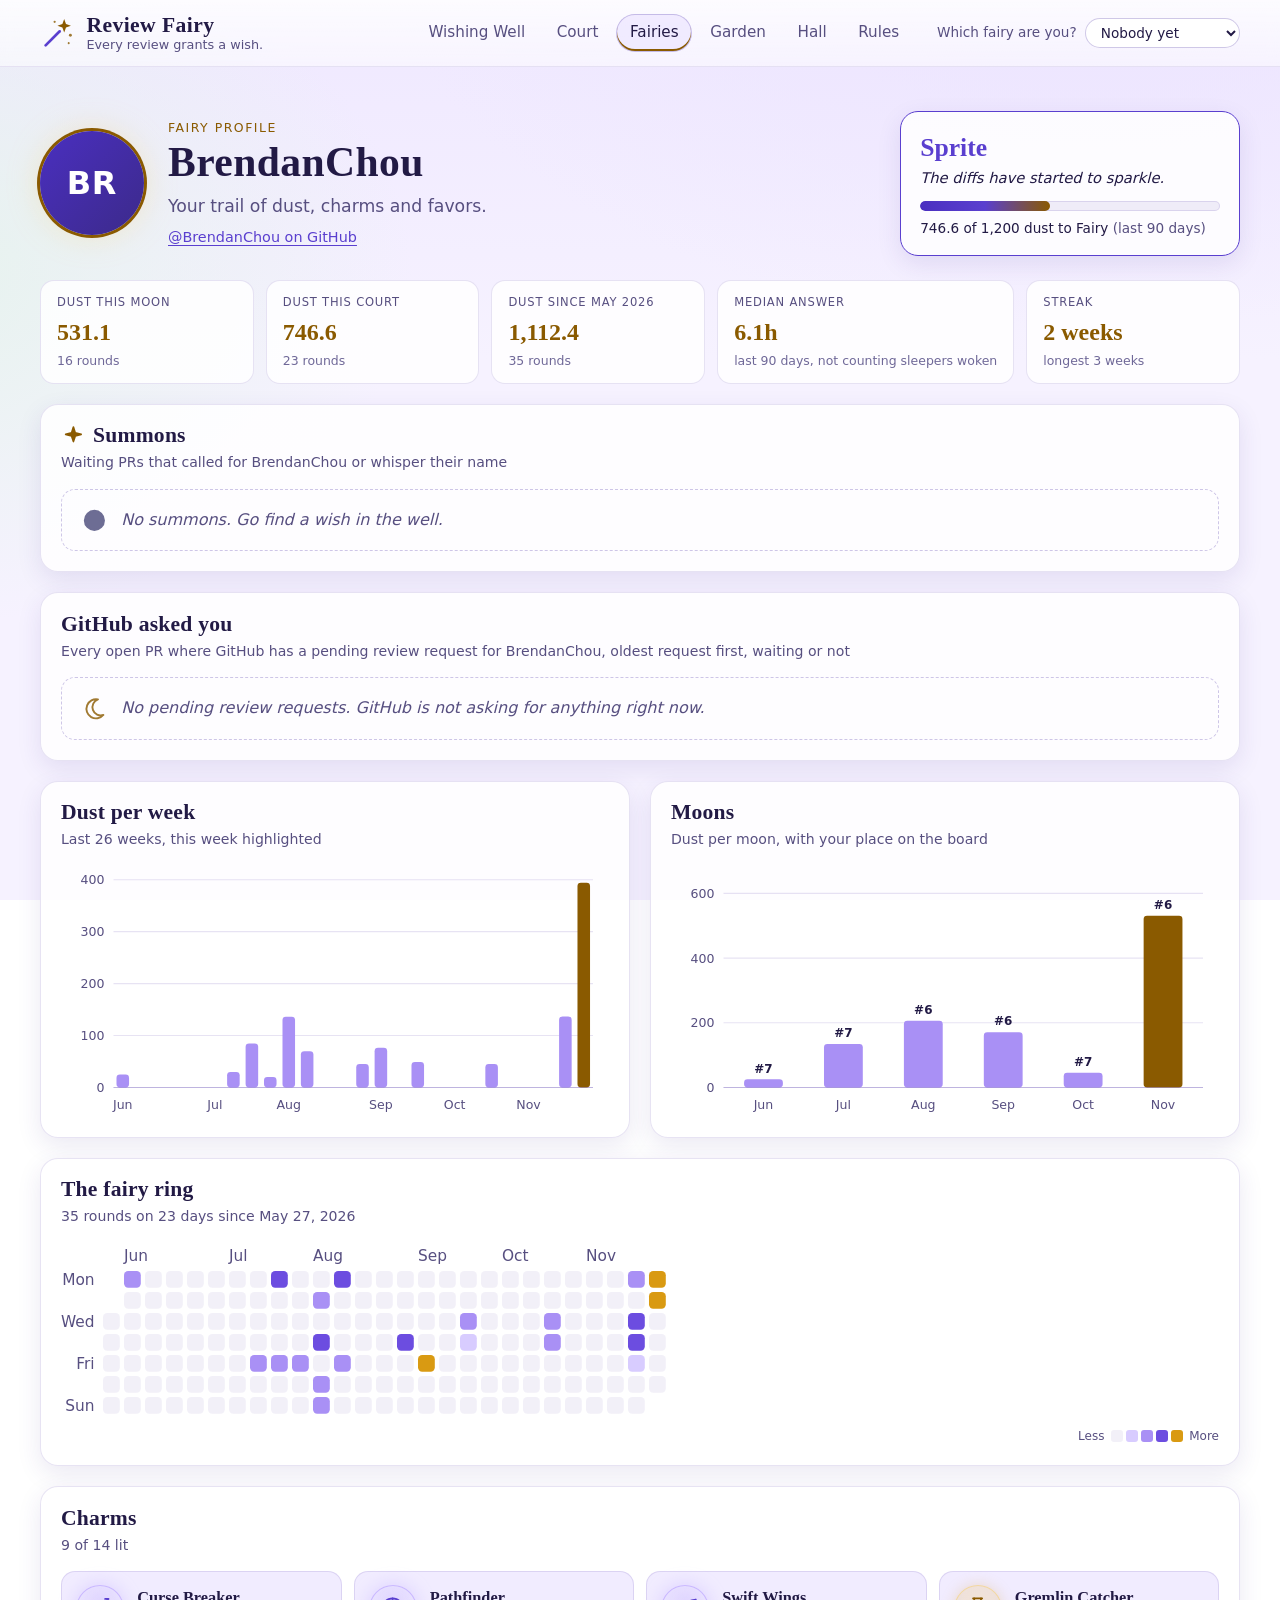
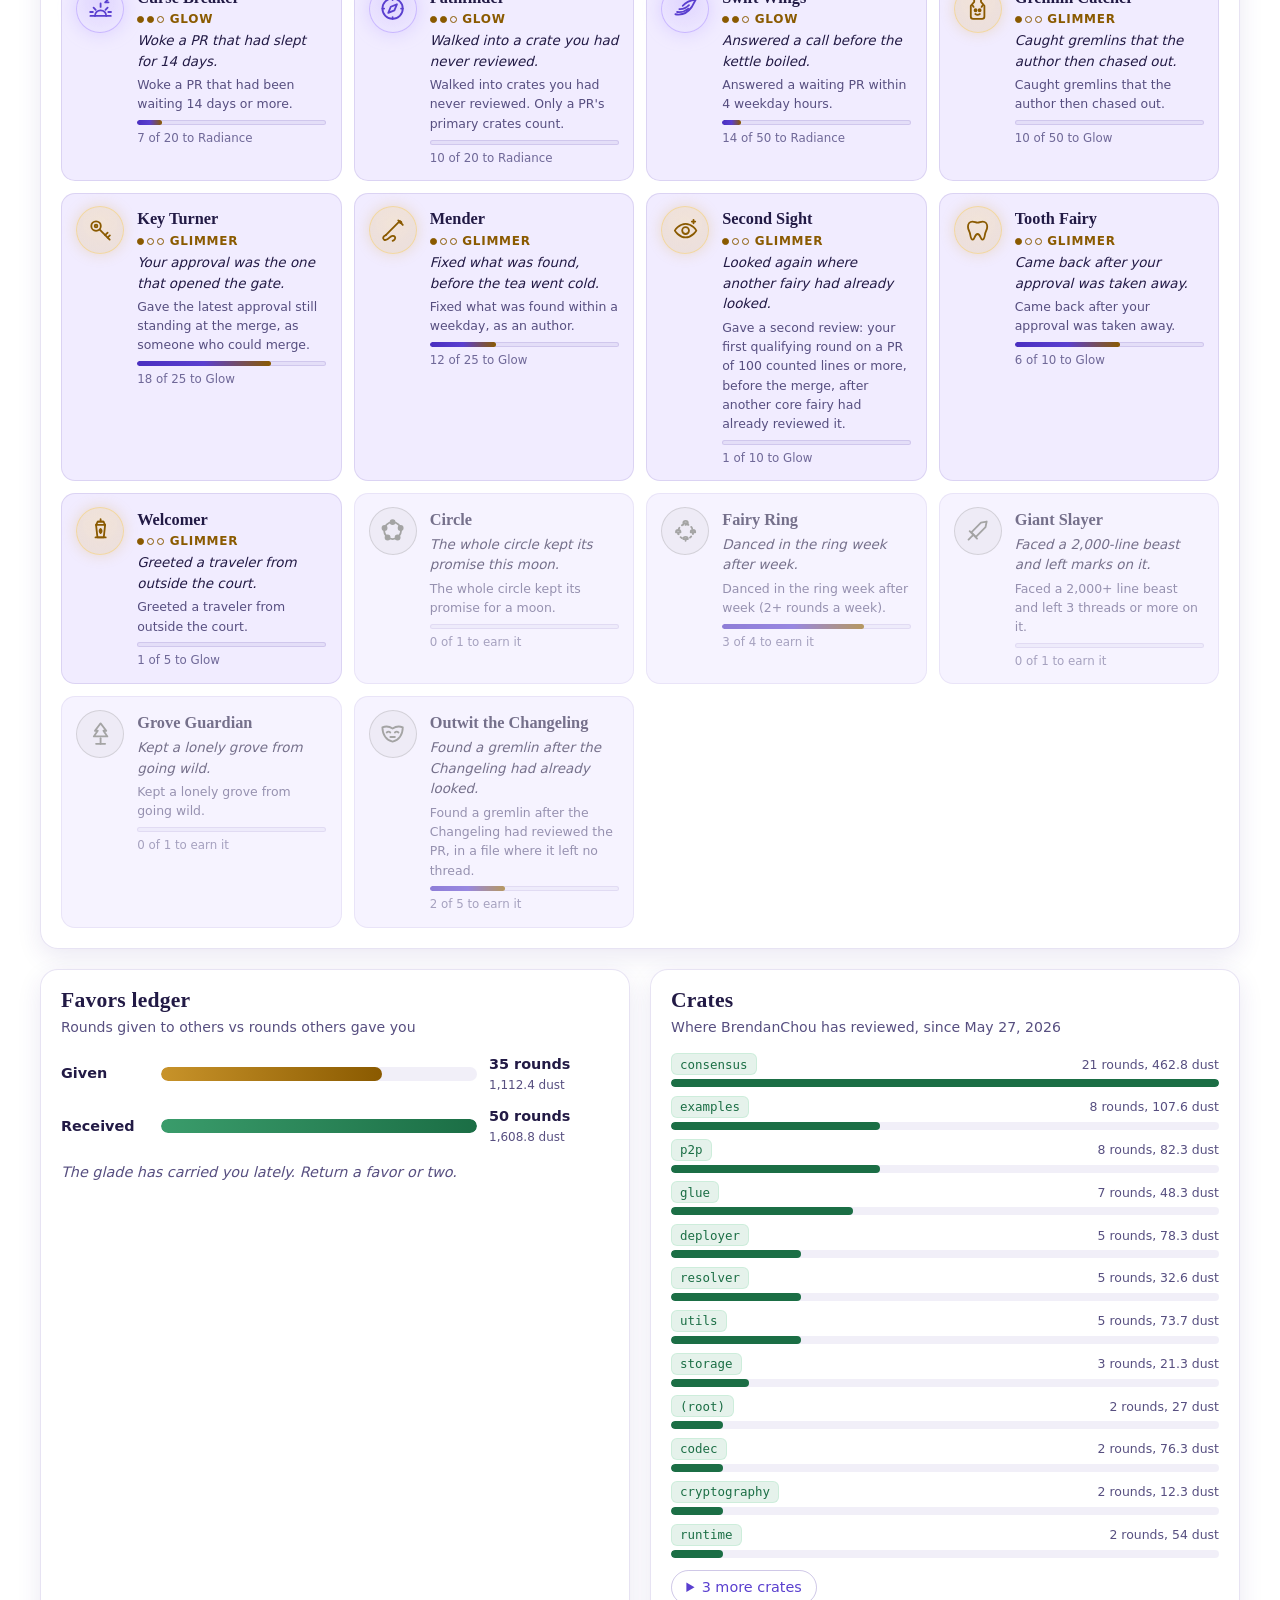
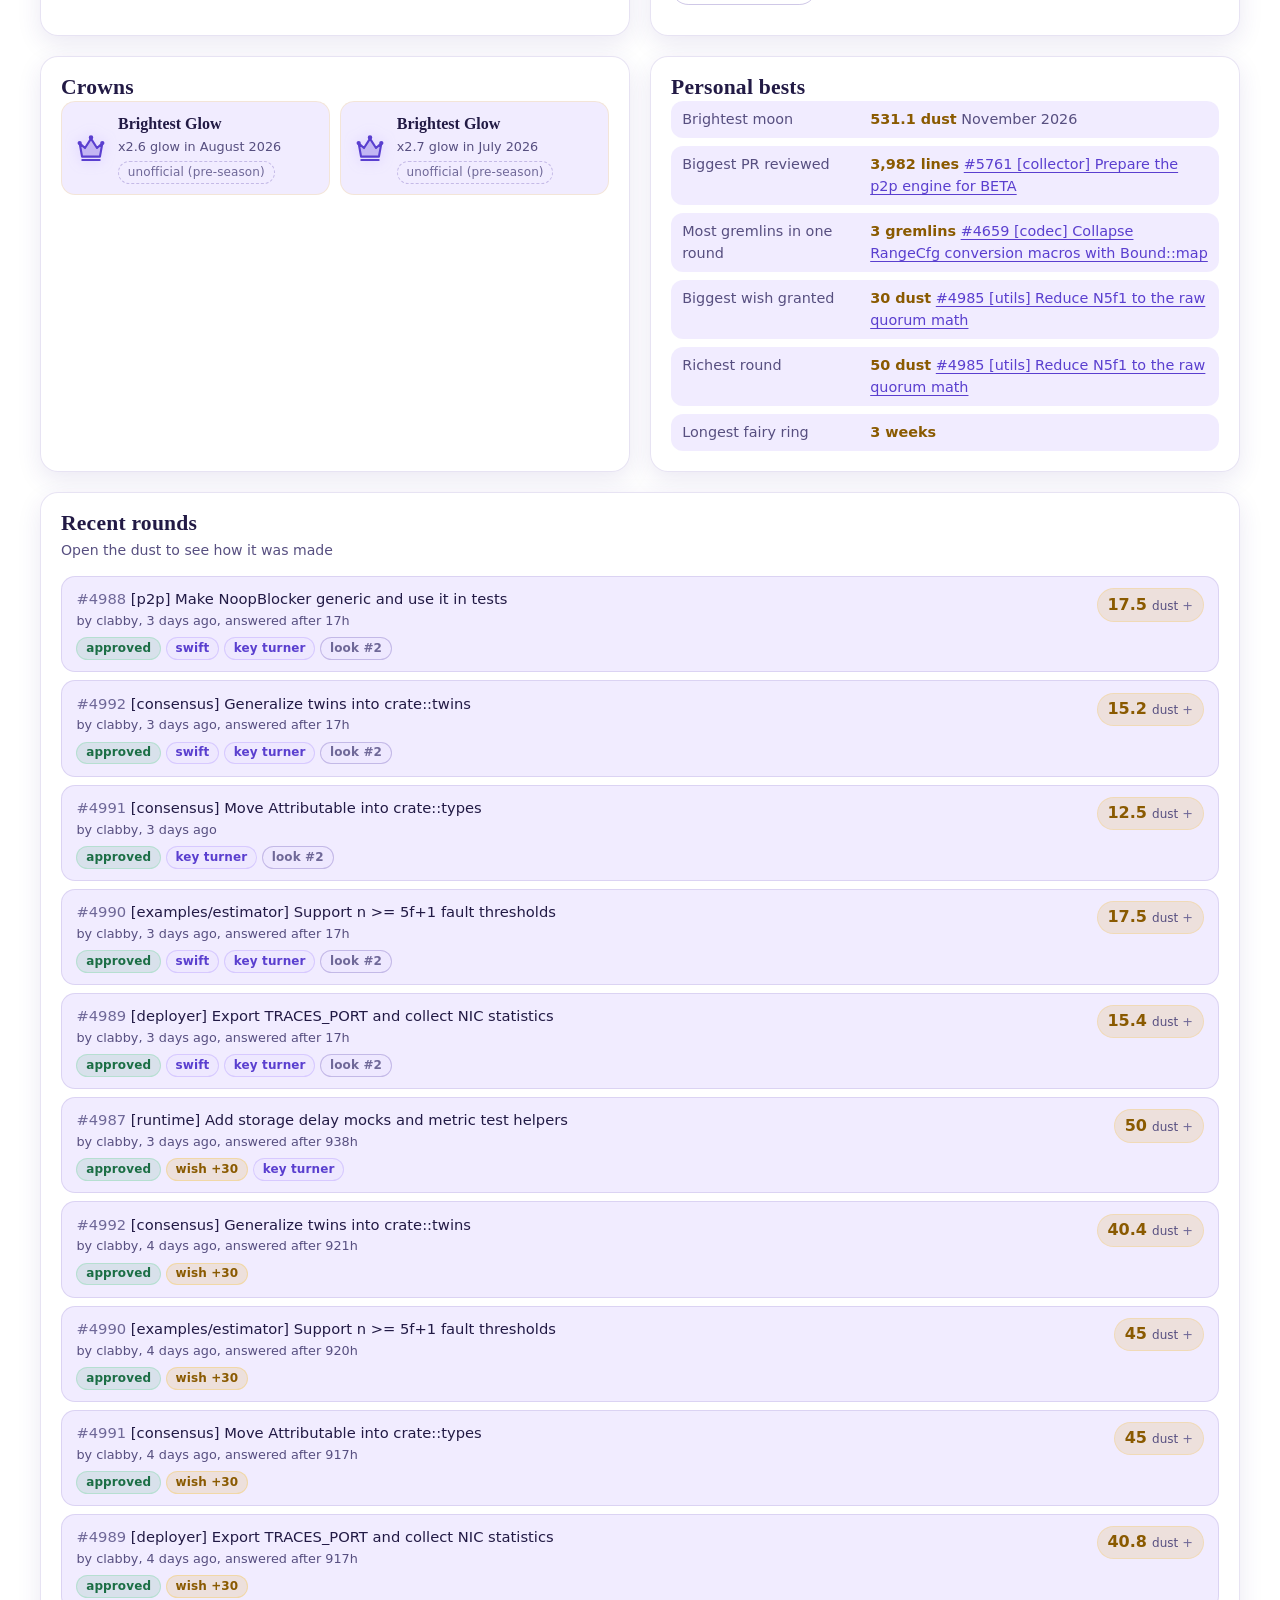
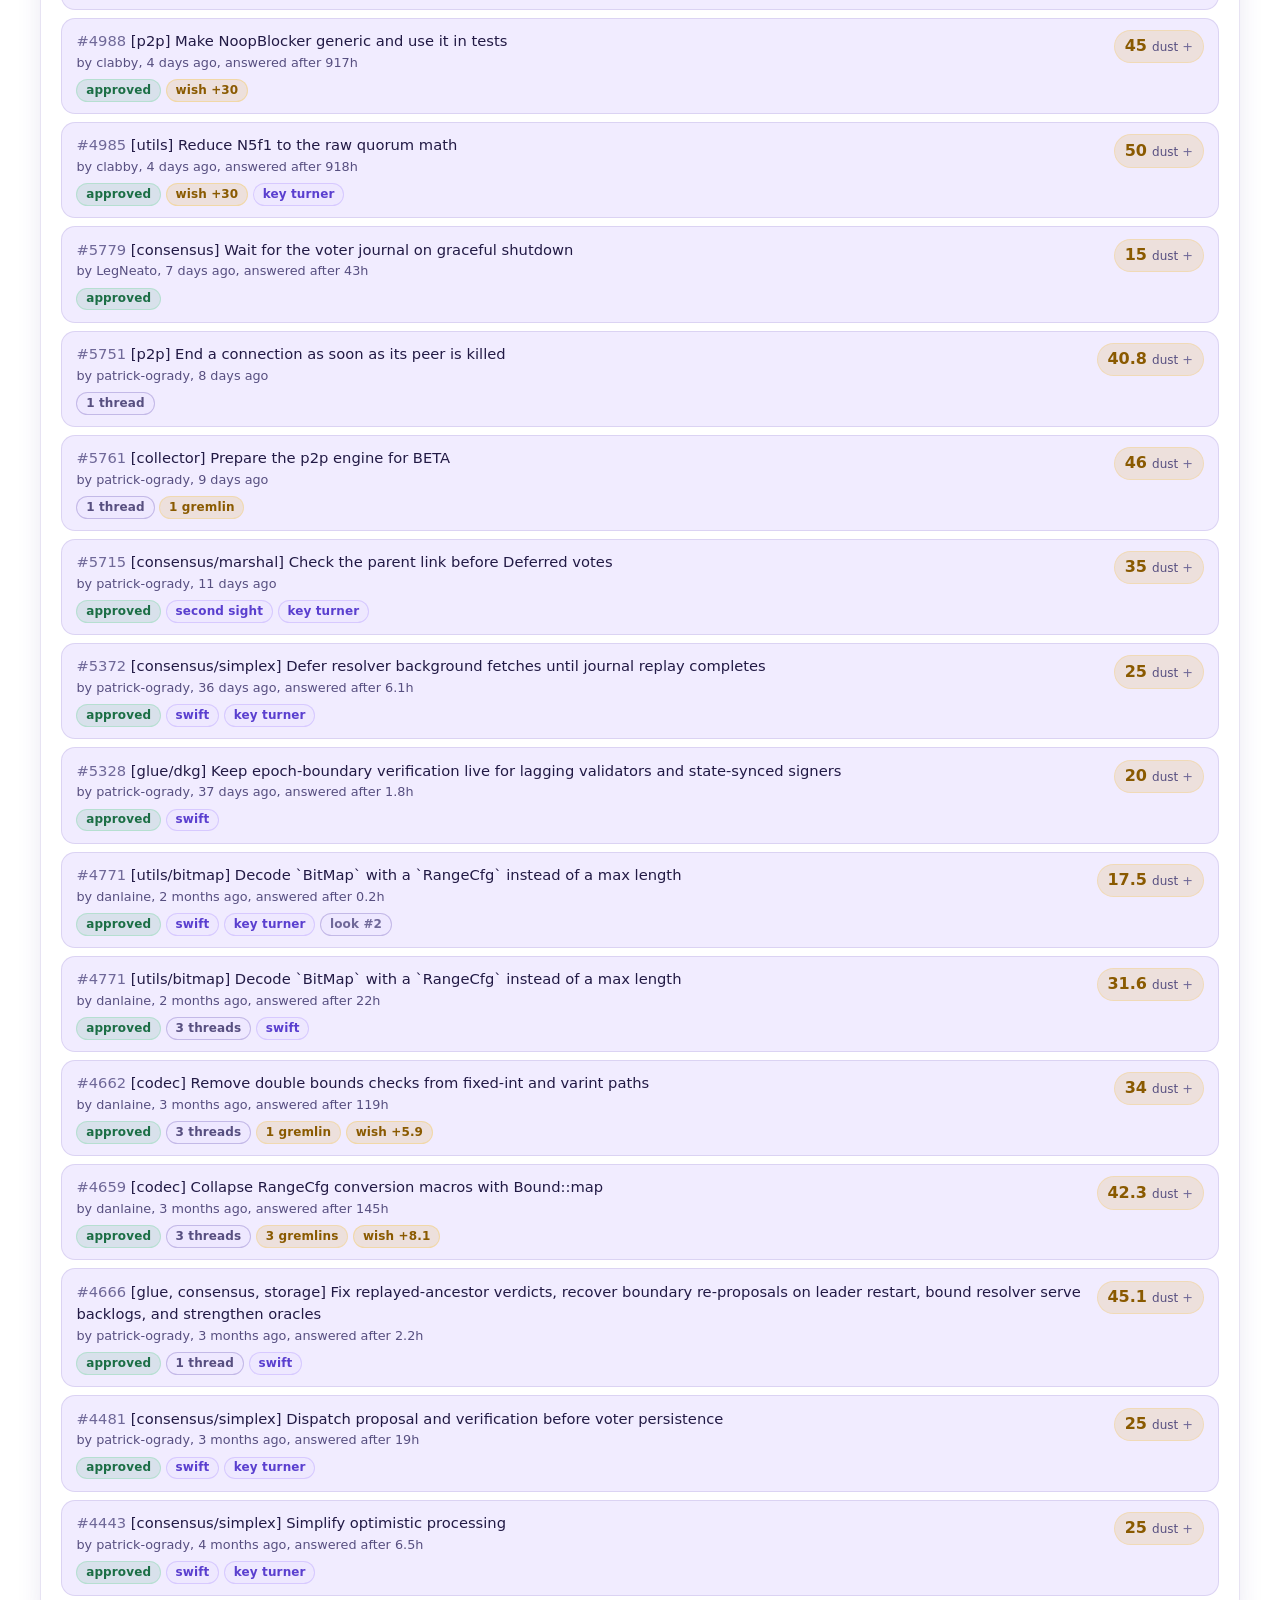
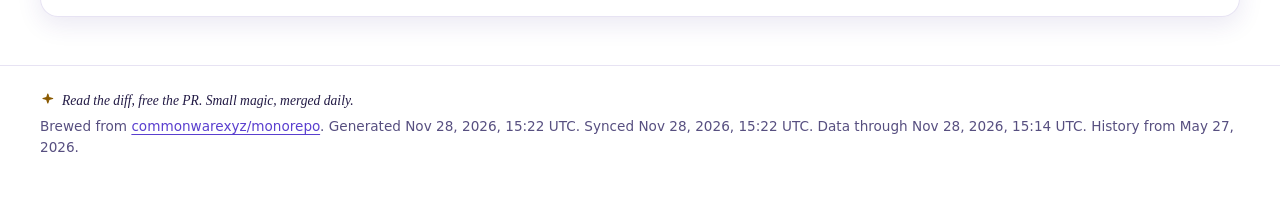
<file: fairies/BrendanChou.html>
<!doctype html>
<html lang="en">
<head>
<meta charset="utf-8">
<meta name="viewport" content="width=device-width, initial-scale=1">
<meta name="robots" content="noindex, nofollow">
<meta name="color-scheme" content="dark light">
<meta name="description" content="Review Fairy: Every review grants a wish.">
<title>BrendanChou | Review Fairy</title>
<link rel="icon" href="../static/favicon.svg" type="image/svg+xml">
<link rel="stylesheet" href="../static/fairy.css">
<script src="../static/fairy.js" defer></script>
</head>
<body class="page-fairies">
<a class="skip-link" href="#main">Skip to content</a>
<header class="site-header">
  <div class="wrap header-inner">
    <a class="brand" href="../index.html">
      <svg class="logo" viewBox="0 0 32 32" width="32" height="32" aria-hidden="true" focusable="false"><path d="M5 27 17.5 14.5" stroke="currentColor" stroke-width="2.4" stroke-linecap="round"/><path class="logo-star" d="M21.5 3.5l1.6 4.4 4.4 1.6-4.4 1.6-1.6 4.4-1.6-4.4-4.4-1.6 4.4-1.6z"/><circle class="logo-dot" cx="27" cy="18" r="1.3"/><circle class="logo-dot" cx="13" cy="6" r="1"/><circle class="logo-dot" cx="25.5" cy="25" r=".9"/></svg>
      <span class="brand-text"><span class="brand-name">Review Fairy</span><span class="brand-tag">Every review grants a wish.</span></span>
    </a>
    <nav class="site-nav" aria-label="Main">
      <ul>
        <li><a href="../index.html">Wishing Well</a></li>
        <li><a href="../court.html">Court</a></li>
        <li><a href="../fairies.html" aria-current="page">Fairies</a></li>
        <li><a href="../garden.html">Garden</a></li>
        <li><a href="../hall.html">Hall</a></li>
        <li><a href="../rules.html">Rules</a></li>
      </ul>
    </nav>
    <div class="picker" data-picker hidden>
      <label for="fairy-picker">Which fairy are you?</label>
      <select id="fairy-picker">
        <option value="">Nobody yet</option>
        <option value="patrick-ogrady">patrick-ogrady</option>
        <option value="clabby">clabby</option>
        <option value="roberto-bayardo">roberto-bayardo</option>
        <option value="danlaine">danlaine</option>
        <option value="andresilva">andresilva</option>
        <option value="cronokirby">cronokirby</option>
        <option value="BrendanChou">BrendanChou</option>
        <option value="vicsn">vicsn</option>
      </select>
    </div>
  </div>
</header>
<main id="main" class="wrap">
<section class="profile-hero" data-login="BrendanChou">
  <span class="avatar avatar-xl" aria-hidden="true"><span class="initials">BR</span><span class="photo" style="background-image: url('https://github.com/BrendanChou.png?size=96')"></span></span>
  <div class="hero-text">
    <p class="eyebrow">Fairy profile</p>
    <h1>BrendanChou</h1>
    <p class="subtitle">Your trail of dust, charms and favors.</p>
    <p class="hero-links"><a href="https://github.com/BrendanChou">@BrendanChou on GitHub</a></p>
  </div>
  <div class="level-card lvl-2">
    <p class="level-name">Sprite</p>
<p class="level-line">The diffs have started to sparkle.</p>    <div class="meter level-meter" role="meter" aria-valuemin="0" aria-valuemax="100" aria-valuenow="43.3" aria-label="Progress to the next level"><span style="width: 43.3%"></span></div>
    <p class="level-nums">
      746.6 of 1,200 dust to Fairy
      <span class="muted">(last 90 days)</span>
    </p>
  </div>
</section>
<dl class="stat-strip">
  <div><dt>dust this moon</dt><dd>531.1</dd><span>16 rounds</span></div>
  <div><dt>dust this court</dt><dd>746.6</dd><span>23 rounds</span></div>
  <div title="Totals since May 27, 2026, where the synced history begins"><dt>dust since May 2026</dt><dd>1,112.4</dd><span>35 rounds</span></div>
  <div title="Answers that woke a Sleeping Beauty are left out. Curse Breaker counts those."><dt>median answer</dt><dd>6.1h</dd><span>last 90 days, not counting sleepers woken</span></div>
  <div><dt>streak</dt><dd>2 weeks</dd><span>longest 3 weeks</span></div>
</dl>

<section class="panel" aria-labelledby="summ-h">
  <h2 id="summ-h"><svg class="icon sparkle-art" viewBox="0 0 24 24" width="24" height="24" fill="none" stroke="currentColor" stroke-width="1.6" stroke-linecap="round" stroke-linejoin="round" aria-hidden="true" focusable="false"><path d="M12 3l1.8 5.6L19.5 10l-5.7 1.6L12 17l-1.8-5.4L4.5 10l5.7-1.4z" fill="currentColor"/></svg> Summons</h2>
  <p class="panel-sub">Waiting PRs that called for BrendanChou or whisper their name</p>
  <div class="empty empty-moon"><svg class="icon moon-art full" viewBox="0 0 24 24" width="24" height="24" fill="none" stroke="currentColor" stroke-width="1.6" stroke-linecap="round" stroke-linejoin="round" aria-hidden="true" focusable="false"><circle cx="12" cy="12" r="8" fill="currentColor"/></svg><p>No summons. Go find a wish in the well.</p></div>
</section>
<section class="panel" aria-labelledby="asked-h">
  <h2 id="asked-h">GitHub asked you</h2>
  <p class="panel-sub">Every open PR where GitHub has a pending review request for BrendanChou, oldest request first, waiting or not</p>
  <div class="empty empty-sun"><svg class="icon moon-art" viewBox="0 0 24 24" width="24" height="24" fill="none" stroke="currentColor" stroke-width="1.6" stroke-linecap="round" stroke-linejoin="round" aria-hidden="true" focusable="false"><path d="M15 4.5a8 8 0 1 0 4.5 13A6.5 6.5 0 0 1 15 4.5z"/></svg><p>No pending review requests. GitHub is not asking for anything right now.</p></div>
</section>

<div class="two-col">
  <section class="panel" aria-labelledby="weekly-h">
    <h2 id="weekly-h">Dust per week</h2>
    <p class="panel-sub">Last 26 weeks, this week highlighted</p>
<div class="chart-box"><svg class="chart bar-chart dust-bars" viewBox="0 0 480 220" width="480" height="220" role="img" aria-labelledby="chart4t chart4d" focusable="false"><title id="chart4t">Fairy dust per week for BrendanChou</title><desc id="chart4d">26 weeks, 1,112.4 dust in total.</desc><line class="grid" x1="46" x2="466" y1="194" y2="194"/><text class="tick" x="38" y="198" text-anchor="end">0</text><line class="grid" x1="46" x2="466" y1="148.5" y2="148.5"/><text class="tick" x="38" y="152.5" text-anchor="end">100</text><line class="grid" x1="46" x2="466" y1="103" y2="103"/><text class="tick" x="38" y="107" text-anchor="end">200</text><line class="grid" x1="46" x2="466" y1="57.5" y2="57.5"/><text class="tick" x="38" y="61.5" text-anchor="end">300</text><line class="grid" x1="46" x2="466" y1="12" y2="12"/><text class="tick" x="38" y="16" text-anchor="end">400</text><rect class="bar" x="48.6" y="182.6" width="11" height="11.4" rx="3"><title>Week of Jun 1, 2026: 25 dust</title></rect><rect class="bar zero" x="64.7" y="194" width="11" height="0" rx="3"><title>Week of Jun 8, 2026: 0 dust</title></rect><rect class="bar zero" x="80.9" y="194" width="11" height="0" rx="3"><title>Week of Jun 15, 2026: 0 dust</title></rect><rect class="bar zero" x="97" y="194" width="11" height="0" rx="3"><title>Week of Jun 22, 2026: 0 dust</title></rect><rect class="bar zero" x="113.2" y="194" width="11" height="0" rx="3"><title>Week of Jun 29, 2026: 0 dust</title></rect><rect class="bar zero" x="129.4" y="194" width="11" height="0" rx="3"><title>Week of Jul 6, 2026: 0 dust</title></rect><rect class="bar" x="145.5" y="180.4" width="11" height="13.6" rx="3"><title>Week of Jul 13, 2026: 29.8 dust</title></rect><rect class="bar" x="161.7" y="155.4" width="11" height="38.6" rx="3"><title>Week of Jul 20, 2026: 84.8 dust</title></rect><rect class="bar" x="177.8" y="184.9" width="11" height="9.1" rx="3"><title>Week of Jul 27, 2026: 20 dust</title></rect><rect class="bar" x="194" y="132" width="11" height="62" rx="3"><title>Week of Aug 3, 2026: 136.2 dust</title></rect><rect class="bar" x="210.1" y="162.2" width="11" height="31.8" rx="3"><title>Week of Aug 10, 2026: 70 dust</title></rect><rect class="bar zero" x="226.3" y="194" width="11" height="0" rx="3"><title>Week of Aug 17, 2026: 0 dust</title></rect><rect class="bar zero" x="242.4" y="194" width="11" height="0" rx="3"><title>Week of Aug 24, 2026: 0 dust</title></rect><rect class="bar" x="258.6" y="173.5" width="11" height="20.5" rx="3"><title>Week of Aug 31, 2026: 45.1 dust</title></rect><rect class="bar" x="274.7" y="159.3" width="11" height="34.7" rx="3"><title>Week of Sep 7, 2026: 76.3 dust</title></rect><rect class="bar zero" x="290.9" y="194" width="11" height="0" rx="3"><title>Week of Sep 14, 2026: 0 dust</title></rect><rect class="bar" x="307" y="171.7" width="11" height="22.3" rx="3"><title>Week of Sep 21, 2026: 49.1 dust</title></rect><rect class="bar zero" x="323.2" y="194" width="11" height="0" rx="3"><title>Week of Sep 28, 2026: 0 dust</title></rect><rect class="bar zero" x="339.4" y="194" width="11" height="0" rx="3"><title>Week of Oct 5, 2026: 0 dust</title></rect><rect class="bar zero" x="355.5" y="194" width="11" height="0" rx="3"><title>Week of Oct 12, 2026: 0 dust</title></rect><rect class="bar" x="371.7" y="173.5" width="11" height="20.5" rx="3"><title>Week of Oct 19, 2026: 45 dust</title></rect><rect class="bar zero" x="387.8" y="194" width="11" height="0" rx="3"><title>Week of Oct 26, 2026: 0 dust</title></rect><rect class="bar zero" x="404" y="194" width="11" height="0" rx="3"><title>Week of Nov 2, 2026: 0 dust</title></rect><rect class="bar zero" x="420.1" y="194" width="11" height="0" rx="3"><title>Week of Nov 9, 2026: 0 dust</title></rect><rect class="bar" x="436.3" y="131.8" width="11" height="62.2" rx="3"><title>Week of Nov 16, 2026: 136.8 dust</title></rect><rect class="bar hl" x="452.4" y="14.6" width="11" height="179.4" rx="3"><title>Week of Nov 23, 2026: 394.3 dust</title></rect><line class="axis" x1="46" x2="466" y1="194" y2="194"/><text class="xlabel" x="54.1" y="213" text-anchor="middle">Jun</text><text class="xlabel" x="134.8" y="213" text-anchor="middle">Jul</text><text class="xlabel" x="199.5" y="213" text-anchor="middle">Aug</text><text class="xlabel" x="280.2" y="213" text-anchor="middle">Sep</text><text class="xlabel" x="344.8" y="213" text-anchor="middle">Oct</text><text class="xlabel" x="409.5" y="213" text-anchor="middle">Nov</text></svg></div>  </section>
  <section class="panel" aria-labelledby="moons-h">
    <h2 id="moons-h">Moons</h2>
    <p class="panel-sub">Dust per moon, with your place on the board</p>
<div class="chart-box"><svg class="chart bar-chart moon-bars" viewBox="0 0 480 220" width="480" height="220" role="img" aria-labelledby="chart5t chart5d" focusable="false"><title id="chart5t">Fairy dust per moon for BrendanChou</title><desc id="chart5d">Dust per month, with the rank on the moon board above each bar.</desc><line class="grid" x1="46" x2="466" y1="194" y2="194"/><text class="tick" x="38" y="198" text-anchor="end">0</text><line class="grid" x1="46" x2="466" y1="137.3" y2="137.3"/><text class="tick" x="38" y="141.3" text-anchor="end">200</text><line class="grid" x1="46" x2="466" y1="80.7" y2="80.7"/><text class="tick" x="38" y="84.7" text-anchor="end">400</text><line class="grid" x1="46" x2="466" y1="24" y2="24"/><text class="tick" x="38" y="28" text-anchor="end">600</text><rect class="bar" x="64" y="186.9" width="34" height="7.1" rx="3"><title>June 2026: 25 dust, rank 7</title></rect><text class="bar-label" x="81" y="180.9" text-anchor="middle">#7</text><rect class="bar" x="134" y="155.9" width="34" height="38.1" rx="3"><title>July 2026: 134.6 dust, rank 7</title></rect><text class="bar-label" x="151" y="149.9" text-anchor="middle">#7</text><rect class="bar" x="204" y="135.6" width="34" height="58.4" rx="3"><title>August 2026: 206.2 dust, rank 6</title></rect><text class="bar-label" x="221" y="129.6" text-anchor="middle">#6</text><rect class="bar" x="274" y="145.7" width="34" height="48.3" rx="3"><title>September 2026: 170.5 dust, rank 6</title></rect><text class="bar-label" x="291" y="139.7" text-anchor="middle">#6</text><rect class="bar" x="344" y="181.2" width="34" height="12.8" rx="3"><title>October 2026: 45 dust, rank 7</title></rect><text class="bar-label" x="361" y="175.2" text-anchor="middle">#7</text><rect class="bar hl" x="414" y="43.5" width="34" height="150.5" rx="3"><title>November 2026: 531.1 dust, rank 6</title></rect><text class="bar-label" x="431" y="37.5" text-anchor="middle">#6</text><line class="axis" x1="46" x2="466" y1="194" y2="194"/><text class="xlabel" x="81" y="213" text-anchor="middle">Jun</text><text class="xlabel" x="151" y="213" text-anchor="middle">Jul</text><text class="xlabel" x="221" y="213" text-anchor="middle">Aug</text><text class="xlabel" x="291" y="213" text-anchor="middle">Sep</text><text class="xlabel" x="361" y="213" text-anchor="middle">Oct</text><text class="xlabel" x="431" y="213" text-anchor="middle">Nov</text></svg></div>  </section>
</div>

<section class="panel" aria-labelledby="ring-h">
  <h2 id="ring-h">The fairy ring</h2>
  <p class="panel-sub">35 rounds on 23 days since May 27, 2026</p>
  <div class="chart-box ring-box"><svg class="chart ring" viewBox="0 0 437 127" width="437" height="127" style="--ring-w: 437px" role="img" aria-labelledby="chart6t chart6d" focusable="false"><title id="chart6t">Fairy ring calendar for BrendanChou</title><desc id="chart6d">Review rounds per day, one column per week.</desc><text class="tick" x="24" y="30" text-anchor="end">Mon</text><text class="tick" x="24" y="60" text-anchor="end">Wed</text><text class="tick" x="24" y="90" text-anchor="end">Fri</text><text class="tick" x="24" y="120" text-anchor="end">Sun</text><rect class="day l0" x="30" y="50" width="12" height="12" rx="3"><title>May 27, 2026: no rounds</title></rect><rect class="day l0" x="30" y="65" width="12" height="12" rx="3"><title>May 28, 2026: no rounds</title></rect><rect class="day l0" x="30" y="80" width="12" height="12" rx="3"><title>May 29, 2026: no rounds</title></rect><rect class="day l0" x="30" y="95" width="12" height="12" rx="3"><title>May 30, 2026: no rounds</title></rect><rect class="day l0" x="30" y="110" width="12" height="12" rx="3"><title>May 31, 2026: no rounds</title></rect><text class="xlabel" x="45" y="13">Jun</text><rect class="day l2" x="45" y="20" width="12" height="12" rx="3"><title>Jun 1, 2026: 1 round, 25 dust</title></rect><rect class="day l0" x="45" y="35" width="12" height="12" rx="3"><title>Jun 2, 2026: no rounds</title></rect><rect class="day l0" x="45" y="50" width="12" height="12" rx="3"><title>Jun 3, 2026: no rounds</title></rect><rect class="day l0" x="45" y="65" width="12" height="12" rx="3"><title>Jun 4, 2026: no rounds</title></rect><rect class="day l0" x="45" y="80" width="12" height="12" rx="3"><title>Jun 5, 2026: no rounds</title></rect><rect class="day l0" x="45" y="95" width="12" height="12" rx="3"><title>Jun 6, 2026: no rounds</title></rect><rect class="day l0" x="45" y="110" width="12" height="12" rx="3"><title>Jun 7, 2026: no rounds</title></rect><rect class="day l0" x="60" y="20" width="12" height="12" rx="3"><title>Jun 8, 2026: no rounds</title></rect><rect class="day l0" x="60" y="35" width="12" height="12" rx="3"><title>Jun 9, 2026: no rounds</title></rect><rect class="day l0" x="60" y="50" width="12" height="12" rx="3"><title>Jun 10, 2026: no rounds</title></rect><rect class="day l0" x="60" y="65" width="12" height="12" rx="3"><title>Jun 11, 2026: no rounds</title></rect><rect class="day l0" x="60" y="80" width="12" height="12" rx="3"><title>Jun 12, 2026: no rounds</title></rect><rect class="day l0" x="60" y="95" width="12" height="12" rx="3"><title>Jun 13, 2026: no rounds</title></rect><rect class="day l0" x="60" y="110" width="12" height="12" rx="3"><title>Jun 14, 2026: no rounds</title></rect><rect class="day l0" x="75" y="20" width="12" height="12" rx="3"><title>Jun 15, 2026: no rounds</title></rect><rect class="day l0" x="75" y="35" width="12" height="12" rx="3"><title>Jun 16, 2026: no rounds</title></rect><rect class="day l0" x="75" y="50" width="12" height="12" rx="3"><title>Jun 17, 2026: no rounds</title></rect><rect class="day l0" x="75" y="65" width="12" height="12" rx="3"><title>Jun 18, 2026: no rounds</title></rect><rect class="day l0" x="75" y="80" width="12" height="12" rx="3"><title>Jun 19, 2026: no rounds</title></rect><rect class="day l0" x="75" y="95" width="12" height="12" rx="3"><title>Jun 20, 2026: no rounds</title></rect><rect class="day l0" x="75" y="110" width="12" height="12" rx="3"><title>Jun 21, 2026: no rounds</title></rect><rect class="day l0" x="90" y="20" width="12" height="12" rx="3"><title>Jun 22, 2026: no rounds</title></rect><rect class="day l0" x="90" y="35" width="12" height="12" rx="3"><title>Jun 23, 2026: no rounds</title></rect><rect class="day l0" x="90" y="50" width="12" height="12" rx="3"><title>Jun 24, 2026: no rounds</title></rect><rect class="day l0" x="90" y="65" width="12" height="12" rx="3"><title>Jun 25, 2026: no rounds</title></rect><rect class="day l0" x="90" y="80" width="12" height="12" rx="3"><title>Jun 26, 2026: no rounds</title></rect><rect class="day l0" x="90" y="95" width="12" height="12" rx="3"><title>Jun 27, 2026: no rounds</title></rect><rect class="day l0" x="90" y="110" width="12" height="12" rx="3"><title>Jun 28, 2026: no rounds</title></rect><rect class="day l0" x="105" y="20" width="12" height="12" rx="3"><title>Jun 29, 2026: no rounds</title></rect><rect class="day l0" x="105" y="35" width="12" height="12" rx="3"><title>Jun 30, 2026: no rounds</title></rect><rect class="day l0" x="105" y="50" width="12" height="12" rx="3"><title>Jul 1, 2026: no rounds</title></rect><rect class="day l0" x="105" y="65" width="12" height="12" rx="3"><title>Jul 2, 2026: no rounds</title></rect><rect class="day l0" x="105" y="80" width="12" height="12" rx="3"><title>Jul 3, 2026: no rounds</title></rect><rect class="day l0" x="105" y="95" width="12" height="12" rx="3"><title>Jul 4, 2026: no rounds</title></rect><rect class="day l0" x="105" y="110" width="12" height="12" rx="3"><title>Jul 5, 2026: no rounds</title></rect><text class="xlabel" x="120" y="13">Jul</text><rect class="day l0" x="120" y="20" width="12" height="12" rx="3"><title>Jul 6, 2026: no rounds</title></rect><rect class="day l0" x="120" y="35" width="12" height="12" rx="3"><title>Jul 7, 2026: no rounds</title></rect><rect class="day l0" x="120" y="50" width="12" height="12" rx="3"><title>Jul 8, 2026: no rounds</title></rect><rect class="day l0" x="120" y="65" width="12" height="12" rx="3"><title>Jul 9, 2026: no rounds</title></rect><rect class="day l0" x="120" y="80" width="12" height="12" rx="3"><title>Jul 10, 2026: no rounds</title></rect><rect class="day l0" x="120" y="95" width="12" height="12" rx="3"><title>Jul 11, 2026: no rounds</title></rect><rect class="day l0" x="120" y="110" width="12" height="12" rx="3"><title>Jul 12, 2026: no rounds</title></rect><rect class="day l0" x="135" y="20" width="12" height="12" rx="3"><title>Jul 13, 2026: no rounds</title></rect><rect class="day l0" x="135" y="35" width="12" height="12" rx="3"><title>Jul 14, 2026: no rounds</title></rect><rect class="day l0" x="135" y="50" width="12" height="12" rx="3"><title>Jul 15, 2026: no rounds</title></rect><rect class="day l0" x="135" y="65" width="12" height="12" rx="3"><title>Jul 16, 2026: no rounds</title></rect><rect class="day l2" x="135" y="80" width="12" height="12" rx="3"><title>Jul 17, 2026: 1 round, 29.8 dust</title></rect><rect class="day l0" x="135" y="95" width="12" height="12" rx="3"><title>Jul 18, 2026: no rounds</title></rect><rect class="day l0" x="135" y="110" width="12" height="12" rx="3"><title>Jul 19, 2026: no rounds</title></rect><rect class="day l3" x="150" y="20" width="12" height="12" rx="3"><title>Jul 20, 2026: 1 round, 48.6 dust</title></rect><rect class="day l0" x="150" y="35" width="12" height="12" rx="3"><title>Jul 21, 2026: no rounds</title></rect><rect class="day l0" x="150" y="50" width="12" height="12" rx="3"><title>Jul 22, 2026: no rounds</title></rect><rect class="day l0" x="150" y="65" width="12" height="12" rx="3"><title>Jul 23, 2026: no rounds</title></rect><rect class="day l2" x="150" y="80" width="12" height="12" rx="3"><title>Jul 24, 2026: 1 round, 36.2 dust</title></rect><rect class="day l0" x="150" y="95" width="12" height="12" rx="3"><title>Jul 25, 2026: no rounds</title></rect><rect class="day l0" x="150" y="110" width="12" height="12" rx="3"><title>Jul 26, 2026: no rounds</title></rect><rect class="day l0" x="165" y="20" width="12" height="12" rx="3"><title>Jul 27, 2026: no rounds</title></rect><rect class="day l0" x="165" y="35" width="12" height="12" rx="3"><title>Jul 28, 2026: no rounds</title></rect><rect class="day l0" x="165" y="50" width="12" height="12" rx="3"><title>Jul 29, 2026: no rounds</title></rect><rect class="day l0" x="165" y="65" width="12" height="12" rx="3"><title>Jul 30, 2026: no rounds</title></rect><rect class="day l2" x="165" y="80" width="12" height="12" rx="3"><title>Jul 31, 2026: 1 round, 20 dust</title></rect><rect class="day l0" x="165" y="95" width="12" height="12" rx="3"><title>Aug 1, 2026: no rounds</title></rect><rect class="day l0" x="165" y="110" width="12" height="12" rx="3"><title>Aug 2, 2026: no rounds</title></rect><text class="xlabel" x="180" y="13">Aug</text><rect class="day l0" x="180" y="20" width="12" height="12" rx="3"><title>Aug 3, 2026: no rounds</title></rect><rect class="day l2" x="180" y="35" width="12" height="12" rx="3"><title>Aug 4, 2026: 1 round, 36.9 dust</title></rect><rect class="day l0" x="180" y="50" width="12" height="12" rx="3"><title>Aug 5, 2026: no rounds</title></rect><rect class="day l3" x="180" y="65" width="12" height="12" rx="3"><title>Aug 6, 2026: 1 round, 49.3 dust</title></rect><rect class="day l0" x="180" y="80" width="12" height="12" rx="3"><title>Aug 7, 2026: no rounds</title></rect><rect class="day l2" x="180" y="95" width="12" height="12" rx="3"><title>Aug 8, 2026: 1 round, 25 dust</title></rect><rect class="day l2" x="180" y="110" width="12" height="12" rx="3"><title>Aug 9, 2026: 1 round, 25 dust</title></rect><rect class="day l3" x="195" y="20" width="12" height="12" rx="3"><title>Aug 10, 2026: 2 rounds, 45 dust</title></rect><rect class="day l0" x="195" y="35" width="12" height="12" rx="3"><title>Aug 11, 2026: no rounds</title></rect><rect class="day l0" x="195" y="50" width="12" height="12" rx="3"><title>Aug 12, 2026: no rounds</title></rect><rect class="day l0" x="195" y="65" width="12" height="12" rx="3"><title>Aug 13, 2026: no rounds</title></rect><rect class="day l2" x="195" y="80" width="12" height="12" rx="3"><title>Aug 14, 2026: 1 round, 25 dust</title></rect><rect class="day l0" x="195" y="95" width="12" height="12" rx="3"><title>Aug 15, 2026: no rounds</title></rect><rect class="day l0" x="195" y="110" width="12" height="12" rx="3"><title>Aug 16, 2026: no rounds</title></rect><rect class="day l0" x="210" y="20" width="12" height="12" rx="3"><title>Aug 17, 2026: no rounds</title></rect><rect class="day l0" x="210" y="35" width="12" height="12" rx="3"><title>Aug 18, 2026: no rounds</title></rect><rect class="day l0" x="210" y="50" width="12" height="12" rx="3"><title>Aug 19, 2026: no rounds</title></rect><rect class="day l0" x="210" y="65" width="12" height="12" rx="3"><title>Aug 20, 2026: no rounds</title></rect><rect class="day l0" x="210" y="80" width="12" height="12" rx="3"><title>Aug 21, 2026: no rounds</title></rect><rect class="day l0" x="210" y="95" width="12" height="12" rx="3"><title>Aug 22, 2026: no rounds</title></rect><rect class="day l0" x="210" y="110" width="12" height="12" rx="3"><title>Aug 23, 2026: no rounds</title></rect><rect class="day l0" x="225" y="20" width="12" height="12" rx="3"><title>Aug 24, 2026: no rounds</title></rect><rect class="day l0" x="225" y="35" width="12" height="12" rx="3"><title>Aug 25, 2026: no rounds</title></rect><rect class="day l0" x="225" y="50" width="12" height="12" rx="3"><title>Aug 26, 2026: no rounds</title></rect><rect class="day l0" x="225" y="65" width="12" height="12" rx="3"><title>Aug 27, 2026: no rounds</title></rect><rect class="day l0" x="225" y="80" width="12" height="12" rx="3"><title>Aug 28, 2026: no rounds</title></rect><rect class="day l0" x="225" y="95" width="12" height="12" rx="3"><title>Aug 29, 2026: no rounds</title></rect><rect class="day l0" x="225" y="110" width="12" height="12" rx="3"><title>Aug 30, 2026: no rounds</title></rect><rect class="day l0" x="240" y="20" width="12" height="12" rx="3"><title>Aug 31, 2026: no rounds</title></rect><rect class="day l0" x="240" y="35" width="12" height="12" rx="3"><title>Sep 1, 2026: no rounds</title></rect><rect class="day l0" x="240" y="50" width="12" height="12" rx="3"><title>Sep 2, 2026: no rounds</title></rect><rect class="day l3" x="240" y="65" width="12" height="12" rx="3"><title>Sep 3, 2026: 1 round, 45.1 dust</title></rect><rect class="day l0" x="240" y="80" width="12" height="12" rx="3"><title>Sep 4, 2026: no rounds</title></rect><rect class="day l0" x="240" y="95" width="12" height="12" rx="3"><title>Sep 5, 2026: no rounds</title></rect><rect class="day l0" x="240" y="110" width="12" height="12" rx="3"><title>Sep 6, 2026: no rounds</title></rect><text class="xlabel" x="255" y="13">Sep</text><rect class="day l0" x="255" y="20" width="12" height="12" rx="3"><title>Sep 7, 2026: no rounds</title></rect><rect class="day l0" x="255" y="35" width="12" height="12" rx="3"><title>Sep 8, 2026: no rounds</title></rect><rect class="day l0" x="255" y="50" width="12" height="12" rx="3"><title>Sep 9, 2026: no rounds</title></rect><rect class="day l0" x="255" y="65" width="12" height="12" rx="3"><title>Sep 10, 2026: no rounds</title></rect><rect class="day l4" x="255" y="80" width="12" height="12" rx="3"><title>Sep 11, 2026: 2 rounds, 76.3 dust</title></rect><rect class="day l0" x="255" y="95" width="12" height="12" rx="3"><title>Sep 12, 2026: no rounds</title></rect><rect class="day l0" x="255" y="110" width="12" height="12" rx="3"><title>Sep 13, 2026: no rounds</title></rect><rect class="day l0" x="270" y="20" width="12" height="12" rx="3"><title>Sep 14, 2026: no rounds</title></rect><rect class="day l0" x="270" y="35" width="12" height="12" rx="3"><title>Sep 15, 2026: no rounds</title></rect><rect class="day l0" x="270" y="50" width="12" height="12" rx="3"><title>Sep 16, 2026: no rounds</title></rect><rect class="day l0" x="270" y="65" width="12" height="12" rx="3"><title>Sep 17, 2026: no rounds</title></rect><rect class="day l0" x="270" y="80" width="12" height="12" rx="3"><title>Sep 18, 2026: no rounds</title></rect><rect class="day l0" x="270" y="95" width="12" height="12" rx="3"><title>Sep 19, 2026: no rounds</title></rect><rect class="day l0" x="270" y="110" width="12" height="12" rx="3"><title>Sep 20, 2026: no rounds</title></rect><rect class="day l0" x="285" y="20" width="12" height="12" rx="3"><title>Sep 21, 2026: no rounds</title></rect><rect class="day l0" x="285" y="35" width="12" height="12" rx="3"><title>Sep 22, 2026: no rounds</title></rect><rect class="day l2" x="285" y="50" width="12" height="12" rx="3"><title>Sep 23, 2026: 1 round, 31.6 dust</title></rect><rect class="day l1" x="285" y="65" width="12" height="12" rx="3"><title>Sep 24, 2026: 1 round, 17.5 dust</title></rect><rect class="day l0" x="285" y="80" width="12" height="12" rx="3"><title>Sep 25, 2026: no rounds</title></rect><rect class="day l0" x="285" y="95" width="12" height="12" rx="3"><title>Sep 26, 2026: no rounds</title></rect><rect class="day l0" x="285" y="110" width="12" height="12" rx="3"><title>Sep 27, 2026: no rounds</title></rect><rect class="day l0" x="300" y="20" width="12" height="12" rx="3"><title>Sep 28, 2026: no rounds</title></rect><rect class="day l0" x="300" y="35" width="12" height="12" rx="3"><title>Sep 29, 2026: no rounds</title></rect><rect class="day l0" x="300" y="50" width="12" height="12" rx="3"><title>Sep 30, 2026: no rounds</title></rect><rect class="day l0" x="300" y="65" width="12" height="12" rx="3"><title>Oct 1, 2026: no rounds</title></rect><rect class="day l0" x="300" y="80" width="12" height="12" rx="3"><title>Oct 2, 2026: no rounds</title></rect><rect class="day l0" x="300" y="95" width="12" height="12" rx="3"><title>Oct 3, 2026: no rounds</title></rect><rect class="day l0" x="300" y="110" width="12" height="12" rx="3"><title>Oct 4, 2026: no rounds</title></rect><text class="xlabel" x="315" y="13">Oct</text><rect class="day l0" x="315" y="20" width="12" height="12" rx="3"><title>Oct 5, 2026: no rounds</title></rect><rect class="day l0" x="315" y="35" width="12" height="12" rx="3"><title>Oct 6, 2026: no rounds</title></rect><rect class="day l0" x="315" y="50" width="12" height="12" rx="3"><title>Oct 7, 2026: no rounds</title></rect><rect class="day l0" x="315" y="65" width="12" height="12" rx="3"><title>Oct 8, 2026: no rounds</title></rect><rect class="day l0" x="315" y="80" width="12" height="12" rx="3"><title>Oct 9, 2026: no rounds</title></rect><rect class="day l0" x="315" y="95" width="12" height="12" rx="3"><title>Oct 10, 2026: no rounds</title></rect><rect class="day l0" x="315" y="110" width="12" height="12" rx="3"><title>Oct 11, 2026: no rounds</title></rect><rect class="day l0" x="330" y="20" width="12" height="12" rx="3"><title>Oct 12, 2026: no rounds</title></rect><rect class="day l0" x="330" y="35" width="12" height="12" rx="3"><title>Oct 13, 2026: no rounds</title></rect><rect class="day l0" x="330" y="50" width="12" height="12" rx="3"><title>Oct 14, 2026: no rounds</title></rect><rect class="day l0" x="330" y="65" width="12" height="12" rx="3"><title>Oct 15, 2026: no rounds</title></rect><rect class="day l0" x="330" y="80" width="12" height="12" rx="3"><title>Oct 16, 2026: no rounds</title></rect><rect class="day l0" x="330" y="95" width="12" height="12" rx="3"><title>Oct 17, 2026: no rounds</title></rect><rect class="day l0" x="330" y="110" width="12" height="12" rx="3"><title>Oct 18, 2026: no rounds</title></rect><rect class="day l0" x="345" y="20" width="12" height="12" rx="3"><title>Oct 19, 2026: no rounds</title></rect><rect class="day l0" x="345" y="35" width="12" height="12" rx="3"><title>Oct 20, 2026: no rounds</title></rect><rect class="day l2" x="345" y="50" width="12" height="12" rx="3"><title>Oct 21, 2026: 1 round, 20 dust</title></rect><rect class="day l2" x="345" y="65" width="12" height="12" rx="3"><title>Oct 22, 2026: 1 round, 25 dust</title></rect><rect class="day l0" x="345" y="80" width="12" height="12" rx="3"><title>Oct 23, 2026: no rounds</title></rect><rect class="day l0" x="345" y="95" width="12" height="12" rx="3"><title>Oct 24, 2026: no rounds</title></rect><rect class="day l0" x="345" y="110" width="12" height="12" rx="3"><title>Oct 25, 2026: no rounds</title></rect><rect class="day l0" x="360" y="20" width="12" height="12" rx="3"><title>Oct 26, 2026: no rounds</title></rect><rect class="day l0" x="360" y="35" width="12" height="12" rx="3"><title>Oct 27, 2026: no rounds</title></rect><rect class="day l0" x="360" y="50" width="12" height="12" rx="3"><title>Oct 28, 2026: no rounds</title></rect><rect class="day l0" x="360" y="65" width="12" height="12" rx="3"><title>Oct 29, 2026: no rounds</title></rect><rect class="day l0" x="360" y="80" width="12" height="12" rx="3"><title>Oct 30, 2026: no rounds</title></rect><rect class="day l0" x="360" y="95" width="12" height="12" rx="3"><title>Oct 31, 2026: no rounds</title></rect><rect class="day l0" x="360" y="110" width="12" height="12" rx="3"><title>Nov 1, 2026: no rounds</title></rect><text class="xlabel" x="375" y="13">Nov</text><rect class="day l0" x="375" y="20" width="12" height="12" rx="3"><title>Nov 2, 2026: no rounds</title></rect><rect class="day l0" x="375" y="35" width="12" height="12" rx="3"><title>Nov 3, 2026: no rounds</title></rect><rect class="day l0" x="375" y="50" width="12" height="12" rx="3"><title>Nov 4, 2026: no rounds</title></rect><rect class="day l0" x="375" y="65" width="12" height="12" rx="3"><title>Nov 5, 2026: no rounds</title></rect><rect class="day l0" x="375" y="80" width="12" height="12" rx="3"><title>Nov 6, 2026: no rounds</title></rect><rect class="day l0" x="375" y="95" width="12" height="12" rx="3"><title>Nov 7, 2026: no rounds</title></rect><rect class="day l0" x="375" y="110" width="12" height="12" rx="3"><title>Nov 8, 2026: no rounds</title></rect><rect class="day l0" x="390" y="20" width="12" height="12" rx="3"><title>Nov 9, 2026: no rounds</title></rect><rect class="day l0" x="390" y="35" width="12" height="12" rx="3"><title>Nov 10, 2026: no rounds</title></rect><rect class="day l0" x="390" y="50" width="12" height="12" rx="3"><title>Nov 11, 2026: no rounds</title></rect><rect class="day l0" x="390" y="65" width="12" height="12" rx="3"><title>Nov 12, 2026: no rounds</title></rect><rect class="day l0" x="390" y="80" width="12" height="12" rx="3"><title>Nov 13, 2026: no rounds</title></rect><rect class="day l0" x="390" y="95" width="12" height="12" rx="3"><title>Nov 14, 2026: no rounds</title></rect><rect class="day l0" x="390" y="110" width="12" height="12" rx="3"><title>Nov 15, 2026: no rounds</title></rect><rect class="day l2" x="405" y="20" width="12" height="12" rx="3"><title>Nov 16, 2026: 1 round, 35 dust</title></rect><rect class="day l0" x="405" y="35" width="12" height="12" rx="3"><title>Nov 17, 2026: no rounds</title></rect><rect class="day l3" x="405" y="50" width="12" height="12" rx="3"><title>Nov 18, 2026: 1 round, 46 dust</title></rect><rect class="day l3" x="405" y="65" width="12" height="12" rx="3"><title>Nov 19, 2026: 1 round, 40.8 dust</title></rect><rect class="day l1" x="405" y="80" width="12" height="12" rx="3"><title>Nov 20, 2026: 1 round, 15 dust</title></rect><rect class="day l0" x="405" y="95" width="12" height="12" rx="3"><title>Nov 21, 2026: no rounds</title></rect><rect class="day l0" x="405" y="110" width="12" height="12" rx="3"><title>Nov 22, 2026: no rounds</title></rect><rect class="day l4" x="420" y="20" width="12" height="12" rx="3"><title>Nov 23, 2026: 6 rounds, 266.2 dust</title></rect><rect class="day l4" x="420" y="35" width="12" height="12" rx="3"><title>Nov 24, 2026: 6 rounds, 128.1 dust</title></rect><rect class="day l0" x="420" y="50" width="12" height="12" rx="3"><title>Nov 25, 2026: no rounds</title></rect><rect class="day l0" x="420" y="65" width="12" height="12" rx="3"><title>Nov 26, 2026: no rounds</title></rect><rect class="day l0" x="420" y="80" width="12" height="12" rx="3"><title>Nov 27, 2026: no rounds</title></rect><rect class="day l0" x="420" y="95" width="12" height="12" rx="3"><title>Nov 28, 2026: no rounds</title></rect></svg></div>
  <p class="ring-legend-row">Less <svg class="ring-legend" viewBox="0 0 72 12" width="72" height="12" aria-hidden="true" focusable="false"><rect class="day l0" x="0" y="0" width="12" height="12" rx="3"/><rect class="day l1" x="15" y="0" width="12" height="12" rx="3"/><rect class="day l2" x="30" y="0" width="12" height="12" rx="3"/><rect class="day l3" x="45" y="0" width="12" height="12" rx="3"/><rect class="day l4" x="60" y="0" width="12" height="12" rx="3"/></svg> More</p>
</section>

<section class="panel" aria-labelledby="charms-h">
  <h2 id="charms-h">Charms</h2>
  <p class="panel-sub">9 of 14 lit</p>
  <ul class="charm-grid">
    <li class="charm lit tier-2">
      <span class="charm-icon"><svg class="icon charm-art" viewBox="0 0 24 24" width="24" height="24" fill="none" stroke="currentColor" stroke-width="1.6" stroke-linecap="round" stroke-linejoin="round" aria-hidden="true" focusable="false"><path d="M3 18.5h18"/><path d="M7 18.5a5 5 0 0 1 10 0"/><path d="M12 7.5v3M5.8 11.2l1.9 1.9M18.2 11.2l-1.9 1.9M2.8 15h2.4M18.8 15h2.4"/><path d="M16 3.5h3l-3 3h3"/></svg></span>
      <div class="charm-text">
        <p class="charm-name">Curse Breaker</p>
<p class="charm-tier"><span class="pips" aria-hidden="true"><span class="pip on"></span><span class="pip on"></span><span class="pip"></span></span> Glow</p>        <p class="charm-desc">Woke a PR that had slept for 14 days.</p>
<p class="charm-rule">Woke a PR that had been waiting 14 days or more.</p>        <div class="meter charm-meter" role="meter" aria-valuemin="0" aria-valuemax="100" aria-valuenow="13.3" aria-label="Curse Breaker progress"><span style="width: 13.3%"></span></div>
        <p class="charm-hint">7 of 20 to Radiance</p>
      </div>
    </li>
    <li class="charm lit tier-2">
      <span class="charm-icon"><svg class="icon charm-art" viewBox="0 0 24 24" width="24" height="24" fill="none" stroke="currentColor" stroke-width="1.6" stroke-linecap="round" stroke-linejoin="round" aria-hidden="true" focusable="false"><circle cx="12" cy="12" r="9"/><path d="M15.8 8.2l-2.2 5.4-5.4 2.2 2.2-5.4z"/><path d="M12 3v1.5M12 19.5V21M3 12h1.5M19.5 12H21"/></svg></span>
      <div class="charm-text">
        <p class="charm-name">Pathfinder</p>
<p class="charm-tier"><span class="pips" aria-hidden="true"><span class="pip on"></span><span class="pip on"></span><span class="pip"></span></span> Glow</p>        <p class="charm-desc">Walked into a crate you had never reviewed.</p>
<p class="charm-rule">Walked into crates you had never reviewed. Only a PR&#39;s primary crates count.</p>        <div class="meter charm-meter" role="meter" aria-valuemin="0" aria-valuemax="100" aria-valuenow="0.0" aria-label="Pathfinder progress"><span style="width: 0.0%"></span></div>
        <p class="charm-hint">10 of 20 to Radiance</p>
      </div>
    </li>
    <li class="charm lit tier-2">
      <span class="charm-icon"><svg class="icon charm-art" viewBox="0 0 24 24" width="24" height="24" fill="none" stroke="currentColor" stroke-width="1.6" stroke-linecap="round" stroke-linejoin="round" aria-hidden="true" focusable="false"><path d="M3 17c5.5 1 11-1.5 14.5-6.5L21 4c-5 .5-9 2.5-11.5 5.5"/><path d="M6.5 12.5c3 .2 6-1 8.5-3.5"/><path d="M4.5 15c3.5.5 7-.5 10-3"/></svg></span>
      <div class="charm-text">
        <p class="charm-name">Swift Wings</p>
<p class="charm-tier"><span class="pips" aria-hidden="true"><span class="pip on"></span><span class="pip on"></span><span class="pip"></span></span> Glow</p>        <p class="charm-desc">Answered a call before the kettle boiled.</p>
<p class="charm-rule">Answered a waiting PR within 4 weekday hours.</p>        <div class="meter charm-meter" role="meter" aria-valuemin="0" aria-valuemax="100" aria-valuenow="10.0" aria-label="Swift Wings progress"><span style="width: 10.0%"></span></div>
        <p class="charm-hint">14 of 50 to Radiance</p>
      </div>
    </li>
    <li class="charm lit tier-1">
      <span class="charm-icon"><svg class="icon charm-art" viewBox="0 0 24 24" width="24" height="24" fill="none" stroke="currentColor" stroke-width="1.6" stroke-linecap="round" stroke-linejoin="round" aria-hidden="true" focusable="false"><path d="M8 3h8"/><path d="M9 3v3L6 9.5V19a2 2 0 0 0 2 2h8a2 2 0 0 0 2-2V9.5L15 6V3"/><circle cx="10.2" cy="13.5" r=".9" fill="currentColor"/><circle cx="13.8" cy="13.5" r=".9" fill="currentColor"/><path d="M10 16.8c1.3.9 2.7.9 4 0"/><path d="M8.5 10.5l-1-1.5M15.5 10.5l1-1.5"/></svg></span>
      <div class="charm-text">
        <p class="charm-name">Gremlin Catcher</p>
<p class="charm-tier"><span class="pips" aria-hidden="true"><span class="pip on"></span><span class="pip"></span><span class="pip"></span></span> Glimmer</p>        <p class="charm-desc">Caught gremlins that the author then chased out.</p>
<p class="charm-rule">Caught gremlins that the author then chased out.</p>        <div class="meter charm-meter" role="meter" aria-valuemin="0" aria-valuemax="100" aria-valuenow="0.0" aria-label="Gremlin Catcher progress"><span style="width: 0.0%"></span></div>
        <p class="charm-hint">10 of 50 to Glow</p>
      </div>
    </li>
    <li class="charm lit tier-1">
      <span class="charm-icon"><svg class="icon charm-art" viewBox="0 0 24 24" width="24" height="24" fill="none" stroke="currentColor" stroke-width="1.6" stroke-linecap="round" stroke-linejoin="round" aria-hidden="true" focusable="false"><circle cx="8" cy="8" r="4.2"/><path d="M11 11l9 9"/><path d="M16 16l2.2-2.2"/><path d="M18.2 18.2l2-2"/><circle cx="8" cy="8" r="1.2"/></svg></span>
      <div class="charm-text">
        <p class="charm-name">Key Turner</p>
<p class="charm-tier"><span class="pips" aria-hidden="true"><span class="pip on"></span><span class="pip"></span><span class="pip"></span></span> Glimmer</p>        <p class="charm-desc">Your approval was the one that opened the gate.</p>
<p class="charm-rule">Gave the latest approval still standing at the merge, as someone who could merge.</p>        <div class="meter charm-meter" role="meter" aria-valuemin="0" aria-valuemax="100" aria-valuenow="70.8" aria-label="Key Turner progress"><span style="width: 70.8%"></span></div>
        <p class="charm-hint">18 of 25 to Glow</p>
      </div>
    </li>
    <li class="charm lit tier-1">
      <span class="charm-icon"><svg class="icon charm-art" viewBox="0 0 24 24" width="24" height="24" fill="none" stroke="currentColor" stroke-width="1.6" stroke-linecap="round" stroke-linejoin="round" aria-hidden="true" focusable="false"><path d="M18.5 3.5 6 16"/><path d="M17 3l4 4"/><circle cx="19.2" cy="4.8" r=".6"/><path d="M6 16c-2.5 1-3 3-1.5 4s3.5-.5 5-2 3.5-2 4.5-.5-.5 3-2 3.5"/></svg></span>
      <div class="charm-text">
        <p class="charm-name">Mender</p>
<p class="charm-tier"><span class="pips" aria-hidden="true"><span class="pip on"></span><span class="pip"></span><span class="pip"></span></span> Glimmer</p>        <p class="charm-desc">Fixed what was found, before the tea went cold.</p>
<p class="charm-rule">Fixed what was found within a weekday, as an author.</p>        <div class="meter charm-meter" role="meter" aria-valuemin="0" aria-valuemax="100" aria-valuenow="35.0" aria-label="Mender progress"><span style="width: 35.0%"></span></div>
        <p class="charm-hint">12 of 25 to Glow</p>
      </div>
    </li>
    <li class="charm lit tier-1">
      <span class="charm-icon"><svg class="icon charm-art" viewBox="0 0 24 24" width="24" height="24" fill="none" stroke="currentColor" stroke-width="1.6" stroke-linecap="round" stroke-linejoin="round" aria-hidden="true" focusable="false"><path d="M2.5 12S6 6 12 6s9.5 6 9.5 6-3.5 6-9.5 6-9.5-6-9.5-6z"/><circle cx="12" cy="12" r="3"/><path d="M19 2.5v3M17.5 4h3"/></svg></span>
      <div class="charm-text">
        <p class="charm-name">Second Sight</p>
<p class="charm-tier"><span class="pips" aria-hidden="true"><span class="pip on"></span><span class="pip"></span><span class="pip"></span></span> Glimmer</p>        <p class="charm-desc">Looked again where another fairy had already looked.</p>
<p class="charm-rule">Gave a second review: your first qualifying round on a PR of 100 counted lines or more, before the merge, after another core fairy had already reviewed it.</p>        <div class="meter charm-meter" role="meter" aria-valuemin="0" aria-valuemax="100" aria-valuenow="0.0" aria-label="Second Sight progress"><span style="width: 0.0%"></span></div>
        <p class="charm-hint">1 of 10 to Glow</p>
      </div>
    </li>
    <li class="charm lit tier-1">
      <span class="charm-icon"><svg class="icon charm-art" viewBox="0 0 24 24" width="24" height="24" fill="none" stroke="currentColor" stroke-width="1.6" stroke-linecap="round" stroke-linejoin="round" aria-hidden="true" focusable="false"><path d="M7.5 4C5 4 3.5 6 3.5 8.5c0 3 1.5 4 2 7 .4 2.5 1 4.5 2.3 4.5 1.6 0 1.6-5 4.2-5s2.6 5 4.2 5c1.3 0 1.9-2 2.3-4.5.5-3 2-4 2-7C20.5 6 19 4 16.5 4c-2 0-2.7 1-4.5 1S9.5 4 7.5 4z"/></svg></span>
      <div class="charm-text">
        <p class="charm-name">Tooth Fairy</p>
<p class="charm-tier"><span class="pips" aria-hidden="true"><span class="pip on"></span><span class="pip"></span><span class="pip"></span></span> Glimmer</p>        <p class="charm-desc">Came back after your approval was taken away.</p>
<p class="charm-rule">Came back after your approval was taken away.</p>        <div class="meter charm-meter" role="meter" aria-valuemin="0" aria-valuemax="100" aria-valuenow="55.6" aria-label="Tooth Fairy progress"><span style="width: 55.6%"></span></div>
        <p class="charm-hint">6 of 10 to Glow</p>
      </div>
    </li>
    <li class="charm lit tier-1">
      <span class="charm-icon"><svg class="icon charm-art" viewBox="0 0 24 24" width="24" height="24" fill="none" stroke="currentColor" stroke-width="1.6" stroke-linecap="round" stroke-linejoin="round" aria-hidden="true" focusable="false"><path d="M9.5 4h5M12 2v2"/><path d="M8 7h8l-1.2 11H9.2z"/><path d="M7.5 18h9"/><path d="M12 10.5c1.2 1.1 1.2 2.6 0 3.7-1.2-1.1-1.2-2.6 0-3.7z"/><path d="M8 7l1.5-3h5L16 7"/></svg></span>
      <div class="charm-text">
        <p class="charm-name">Welcomer</p>
<p class="charm-tier"><span class="pips" aria-hidden="true"><span class="pip on"></span><span class="pip"></span><span class="pip"></span></span> Glimmer</p>        <p class="charm-desc">Greeted a traveler from outside the court.</p>
<p class="charm-rule">Greeted a traveler from outside the court.</p>        <div class="meter charm-meter" role="meter" aria-valuemin="0" aria-valuemax="100" aria-valuenow="0.0" aria-label="Welcomer progress"><span style="width: 0.0%"></span></div>
        <p class="charm-hint">1 of 5 to Glow</p>
      </div>
    </li>
    <li class="charm unlit">
      <span class="charm-icon"><svg class="icon charm-art" viewBox="0 0 24 24" width="24" height="24" fill="none" stroke="currentColor" stroke-width="1.6" stroke-linecap="round" stroke-linejoin="round" aria-hidden="true" focusable="false"><circle cx="12" cy="12" r="7.5"/><circle cx="12" cy="4.5" r="1.8" fill="currentColor"/><circle cx="19.1" cy="9.7" r="1.8" fill="currentColor"/><circle cx="16.4" cy="18.1" r="1.8" fill="currentColor"/><circle cx="7.6" cy="18.1" r="1.8" fill="currentColor"/><circle cx="4.9" cy="9.7" r="1.8" fill="currentColor"/></svg></span>
      <div class="charm-text">
        <p class="charm-name">Circle</p>
        <p class="charm-desc">The whole circle kept its promise this moon.</p>
<p class="charm-rule">The whole circle kept its promise for a moon.</p>        <div class="meter charm-meter" role="meter" aria-valuemin="0" aria-valuemax="100" aria-valuenow="0.0" aria-label="Circle progress"><span style="width: 0.0%"></span></div>
        <p class="charm-hint">0 of 1 to earn it</p>
      </div>
    </li>
    <li class="charm unlit">
      <span class="charm-icon"><svg class="icon charm-art" viewBox="0 0 24 24" width="24" height="24" fill="none" stroke="currentColor" stroke-width="1.6" stroke-linecap="round" stroke-linejoin="round" aria-hidden="true" focusable="false"><circle cx="12" cy="13" r="6.5" stroke-dasharray="1.5 3"/><path d="M10 5.5a2 2 0 0 1 4 0zM12 5.5v1.5"/><path d="M3.5 13.5a2 2 0 0 1 4 0zM5.5 13.5V15"/><path d="M16.5 13.5a2 2 0 0 1 4 0zM18.5 13.5V15"/><path d="M10 19.5a2 2 0 0 1 4 0zM12 19.5V21"/></svg></span>
      <div class="charm-text">
        <p class="charm-name">Fairy Ring</p>
        <p class="charm-desc">Danced in the ring week after week.</p>
<p class="charm-rule">Danced in the ring week after week (2+ rounds a week).</p>        <div class="meter charm-meter" role="meter" aria-valuemin="0" aria-valuemax="100" aria-valuenow="75.0" aria-label="Fairy Ring progress"><span style="width: 75.0%"></span></div>
        <p class="charm-hint">3 of 4 to earn it</p>
      </div>
    </li>
    <li class="charm unlit">
      <span class="charm-icon"><svg class="icon charm-art" viewBox="0 0 24 24" width="24" height="24" fill="none" stroke="currentColor" stroke-width="1.6" stroke-linecap="round" stroke-linejoin="round" aria-hidden="true" focusable="false"><path d="M20 4l-1 5-8.5 8.5-4-4L15 5z"/><path d="M5 12.5l6.5 6.5"/><path d="M7.5 16.5 4 20"/></svg></span>
      <div class="charm-text">
        <p class="charm-name">Giant Slayer</p>
        <p class="charm-desc">Faced a 2,000-line beast and left marks on it.</p>
<p class="charm-rule">Faced a 2,000+ line beast and left 3 threads or more on it.</p>        <div class="meter charm-meter" role="meter" aria-valuemin="0" aria-valuemax="100" aria-valuenow="0.0" aria-label="Giant Slayer progress"><span style="width: 0.0%"></span></div>
        <p class="charm-hint">0 of 1 to earn it</p>
      </div>
    </li>
    <li class="charm unlit">
      <span class="charm-icon"><svg class="icon charm-art" viewBox="0 0 24 24" width="24" height="24" fill="none" stroke="currentColor" stroke-width="1.6" stroke-linecap="round" stroke-linejoin="round" aria-hidden="true" focusable="false"><path d="M12 21v-5"/><path d="M12 3 7 9.5h2.5L6 14.5h12l-3.5-5H17z"/><path d="M8 21h8"/></svg></span>
      <div class="charm-text">
        <p class="charm-name">Grove Guardian</p>
        <p class="charm-desc">Kept a lonely grove from going wild.</p>
<p class="charm-rule">Kept a lonely grove from going wild.</p>        <div class="meter charm-meter" role="meter" aria-valuemin="0" aria-valuemax="100" aria-valuenow="0.0" aria-label="Grove Guardian progress"><span style="width: 0.0%"></span></div>
        <p class="charm-hint">0 of 1 to earn it</p>
      </div>
    </li>
    <li class="charm unlit">
      <span class="charm-icon"><svg class="icon charm-art" viewBox="0 0 24 24" width="24" height="24" fill="none" stroke="currentColor" stroke-width="1.6" stroke-linecap="round" stroke-linejoin="round" aria-hidden="true" focusable="false"><path d="M3 6.5c3-1.2 6-1 9 1 3-2 6-2.2 9-1 0 6.5-3.5 11.5-9 12.5-5.5-1-9-6-9-12.5z"/><path d="M6.8 11c1-.9 2.2-.9 3.2 0M14 11c1-.9 2.2-.9 3.2 0"/><path d="M10 15h4"/></svg></span>
      <div class="charm-text">
        <p class="charm-name">Outwit the Changeling</p>
        <p class="charm-desc">Found a gremlin after the Changeling had already looked.</p>
<p class="charm-rule">Found a gremlin after the Changeling had reviewed the PR, in a file where it left no thread.</p>        <div class="meter charm-meter" role="meter" aria-valuemin="0" aria-valuemax="100" aria-valuenow="40.0" aria-label="Outwit the Changeling progress"><span style="width: 40.0%"></span></div>
        <p class="charm-hint">2 of 5 to earn it</p>
      </div>
    </li>
  </ul>
</section>

<div class="two-col">
  <section class="panel ledger-panel" aria-labelledby="ledger-h">
    <h2 id="ledger-h">Favors ledger</h2>
    <p class="panel-sub">Rounds given to others vs rounds others gave you</p>
    <div class="ledger">
      <div class="ledger-row given">
        <span class="ledger-label">Given</span>
        <span class="ledger-bar"><span style="width: 70.0%"></span></span>
        <span class="ledger-val">35 rounds<small>1,112.4 dust</small></span>
      </div>
      <div class="ledger-row received">
        <span class="ledger-label">Received</span>
        <span class="ledger-bar"><span style="width: 100.0%"></span></span>
        <span class="ledger-val">50 rounds<small>1,608.8 dust</small></span>
      </div>
    </div>
    <p class="ledger-verdict">The glade has carried you lately. Return a favor or two.</p>
  </section>

  <section class="panel" aria-labelledby="crates-h">
    <h2 id="crates-h">Crates</h2>
    <p class="panel-sub">Where BrendanChou has reviewed, since May 27, 2026</p>
    <ul class="crate-bars">
<li><span class="crate" title="consensus">consensus</span><span class="cbar"><span style="width: 100.0%"></span></span><span class="cval">21 rounds, 462.8 dust</span></li><li><span class="crate" title="examples">examples</span><span class="cbar"><span style="width: 38.1%"></span></span><span class="cval">8 rounds, 107.6 dust</span></li><li><span class="crate" title="p2p">p2p</span><span class="cbar"><span style="width: 38.1%"></span></span><span class="cval">8 rounds, 82.3 dust</span></li><li><span class="crate" title="glue">glue</span><span class="cbar"><span style="width: 33.3%"></span></span><span class="cval">7 rounds, 48.3 dust</span></li><li><span class="crate" title="deployer">deployer</span><span class="cbar"><span style="width: 23.8%"></span></span><span class="cval">5 rounds, 78.3 dust</span></li><li><span class="crate" title="resolver">resolver</span><span class="cbar"><span style="width: 23.8%"></span></span><span class="cval">5 rounds, 32.6 dust</span></li><li><span class="crate" title="utils">utils</span><span class="cbar"><span style="width: 23.8%"></span></span><span class="cval">5 rounds, 73.7 dust</span></li><li><span class="crate" title="storage">storage</span><span class="cbar"><span style="width: 14.3%"></span></span><span class="cval">3 rounds, 21.3 dust</span></li><li><span class="crate" title="(root)">(root)</span><span class="cbar"><span style="width: 9.5%"></span></span><span class="cval">2 rounds, 27 dust</span></li><li><span class="crate" title="codec">codec</span><span class="cbar"><span style="width: 9.5%"></span></span><span class="cval">2 rounds, 76.3 dust</span></li><li><span class="crate" title="cryptography">cryptography</span><span class="cbar"><span style="width: 9.5%"></span></span><span class="cval">2 rounds, 12.3 dust</span></li><li><span class="crate" title="runtime">runtime</span><span class="cbar"><span style="width: 9.5%"></span></span><span class="cval">2 rounds, 54 dust</span></li>    </ul>
    <details class="more-sightings">
      <summary>3 more crates</summary>
      <ul class="crate-bars">
<li><span class="crate" title="bench">bench</span><span class="cbar"><span style="width: 4.8%"></span></span><span class="cval">1 round, 9 dust</span></li><li><span class="crate" title="ci">ci</span><span class="cbar"><span style="width: 4.8%"></span></span><span class="cval">1 round, 4 dust</span></li><li><span class="crate" title="collector">collector</span><span class="cbar"><span style="width: 4.8%"></span></span><span class="cval">1 round, 23 dust</span></li>      </ul>
    </details>
  </section>
</div>

<div class="two-col">
  <section class="panel" aria-labelledby="crowns-h">
    <h2 id="crowns-h">Crowns</h2>
    <div class="crown-list">
<div class="crown crown-brightest_glow" data-login="BrendanChou">
  <svg class="icon crown-art crown-brightest_glow" viewBox="0 0 24 24" width="24" height="24" fill="none" stroke="currentColor" stroke-width="1.6" stroke-linecap="round" stroke-linejoin="round" aria-hidden="true" focusable="false"><path d="M3.5 8.5 7.5 12l4.5-7 4.5 7 4-3.5-1.8 10H5.3z" fill="currentColor" fill-opacity=".25"/><path d="M5.5 21h13"/><circle cx="12" cy="4.2" r=".9" fill="currentColor"/><circle cx="3.5" cy="8.3" r=".8" fill="currentColor"/><circle cx="20.5" cy="8.3" r=".8" fill="currentColor"/></svg>
  <div class="crown-text">
    <span class="crown-name">Brightest Glow</span>
    <span class="crown-value">x2.6 glow in August 2026 <span class="tag tag-unofficial" title="Before the first official court">unofficial (pre-season)</span></span>
  </div>
</div><div class="crown crown-brightest_glow" data-login="BrendanChou">
  <svg class="icon crown-art crown-brightest_glow" viewBox="0 0 24 24" width="24" height="24" fill="none" stroke="currentColor" stroke-width="1.6" stroke-linecap="round" stroke-linejoin="round" aria-hidden="true" focusable="false"><path d="M3.5 8.5 7.5 12l4.5-7 4.5 7 4-3.5-1.8 10H5.3z" fill="currentColor" fill-opacity=".25"/><path d="M5.5 21h13"/><circle cx="12" cy="4.2" r=".9" fill="currentColor"/><circle cx="3.5" cy="8.3" r=".8" fill="currentColor"/><circle cx="20.5" cy="8.3" r=".8" fill="currentColor"/></svg>
  <div class="crown-text">
    <span class="crown-name">Brightest Glow</span>
    <span class="crown-value">x2.7 glow in July 2026 <span class="tag tag-unofficial" title="Before the first official court">unofficial (pre-season)</span></span>
  </div>
</div>    </div>
  </section>
  <section class="panel" aria-labelledby="bests-h">
    <h2 id="bests-h">Personal bests</h2>
    <dl class="bests">
      <div><dt>Brightest moon</dt><dd><strong>531.1 dust</strong> <span class="muted">November 2026</span></dd></div>
      <div><dt>Biggest PR reviewed</dt><dd><strong>3,982 lines</strong> <a href="https://github.com/commonwarexyz/monorepo/pull/5761">#5761 [collector] Prepare the p2p engine for BETA</a></dd></div>
      <div><dt>Most gremlins in one round</dt><dd><strong>3 gremlins</strong> <a href="https://github.com/commonwarexyz/monorepo/pull/4659">#4659 [codec] Collapse RangeCfg conversion macros with Bound::map</a></dd></div>
      <div><dt>Biggest wish granted</dt><dd><strong>30 dust</strong> <a href="https://github.com/commonwarexyz/monorepo/pull/4985">#4985 [utils] Reduce N5f1 to the raw quorum math</a></dd></div>
      <div><dt>Richest round</dt><dd><strong>50 dust</strong> <a href="https://github.com/commonwarexyz/monorepo/pull/4985">#4985 [utils] Reduce N5f1 to the raw quorum math</a></dd></div>
      <div><dt>Longest fairy ring</dt><dd><strong>3 weeks</strong></dd></div>
    </dl>
  </section>
</div>

<section class="panel" aria-labelledby="recent-h">
  <h2 id="recent-h">Recent rounds</h2>
  <p class="panel-sub">Open the dust to see how it was made</p>
  <ul class="rounds">
<li class="round" data-login="BrendanChou">
  <div class="round-body">
    <p class="round-line">
<a class="pr-link" href="https://github.com/commonwarexyz/monorepo/pull/4988"><span class="pr-num">#4988</span> [p2p] Make NoopBlocker generic and use it in tests</a>
      <span class="round-meta">by clabby, <time datetime="2026-11-24T16:29:26Z" title="Nov 24, 2026, 16:29 UTC">3 days ago</time>, answered after 17h</span>
    </p>
    <ul class="tags" aria-label="What this round did">
<li class="tag tag-approved">approved</li><li class="tag tag-swift">swift</li><li class="tag tag-key">key turner</li><li class="tag tag-repeat">look #2</li>    </ul>
  </div>
  <details class="round-dust">
    <summary><span class="dust-amt">17.5</span> <span class="dust-unit">dust</span></summary>
    <dl class="parts">
<div><dt>base x size 1.50 (x0.5 repeat)</dt><dd>+7.5</dd></div><div><dt>swift</dt><dd>+5</dd></div><div><dt>key turner</dt><dd>+5</dd></div>      <div class="parts-total"><dt>total</dt><dd>17.5</dd></div>
    </dl>
  </details>
</li><li class="round" data-login="BrendanChou">
  <div class="round-body">
    <p class="round-line">
<a class="pr-link" href="https://github.com/commonwarexyz/monorepo/pull/4992"><span class="pr-num">#4992</span> [consensus] Generalize twins into crate::twins</a>
      <span class="round-meta">by clabby, <time datetime="2026-11-24T16:27:34Z" title="Nov 24, 2026, 16:27 UTC">3 days ago</time>, answered after 17h</span>
    </p>
    <ul class="tags" aria-label="What this round did">
<li class="tag tag-approved">approved</li><li class="tag tag-swift">swift</li><li class="tag tag-key">key turner</li><li class="tag tag-repeat">look #2</li>    </ul>
  </div>
  <details class="round-dust">
    <summary><span class="dust-amt">15.2</span> <span class="dust-unit">dust</span></summary>
    <dl class="parts">
<div><dt>base x size 1.04 (x0.5 repeat)</dt><dd>+5.2</dd></div><div><dt>swift</dt><dd>+5</dd></div><div><dt>key turner</dt><dd>+5</dd></div>      <div class="parts-total"><dt>total</dt><dd>15.2</dd></div>
    </dl>
  </details>
</li><li class="round" data-login="BrendanChou">
  <div class="round-body">
    <p class="round-line">
<a class="pr-link" href="https://github.com/commonwarexyz/monorepo/pull/4991"><span class="pr-num">#4991</span> [consensus] Move Attributable into crate::types</a>
      <span class="round-meta">by clabby, <time datetime="2026-11-24T16:27:30Z" title="Nov 24, 2026, 16:27 UTC">3 days ago</time></span>
    </p>
    <ul class="tags" aria-label="What this round did">
<li class="tag tag-approved">approved</li><li class="tag tag-key">key turner</li><li class="tag tag-repeat">look #2</li>    </ul>
  </div>
  <details class="round-dust">
    <summary><span class="dust-amt">12.5</span> <span class="dust-unit">dust</span></summary>
    <dl class="parts">
<div><dt>base x size 1.50 (x0.5 repeat)</dt><dd>+7.5</dd></div><div><dt>key turner</dt><dd>+5</dd></div>      <div class="parts-total"><dt>total</dt><dd>12.5</dd></div>
    </dl>
  </details>
</li><li class="round" data-login="BrendanChou">
  <div class="round-body">
    <p class="round-line">
<a class="pr-link" href="https://github.com/commonwarexyz/monorepo/pull/4990"><span class="pr-num">#4990</span> [examples/estimator] Support n &gt;= 5f+1 fault thresholds</a>
      <span class="round-meta">by clabby, <time datetime="2026-11-24T16:27:27Z" title="Nov 24, 2026, 16:27 UTC">3 days ago</time>, answered after 17h</span>
    </p>
    <ul class="tags" aria-label="What this round did">
<li class="tag tag-approved">approved</li><li class="tag tag-swift">swift</li><li class="tag tag-key">key turner</li><li class="tag tag-repeat">look #2</li>    </ul>
  </div>
  <details class="round-dust">
    <summary><span class="dust-amt">17.5</span> <span class="dust-unit">dust</span></summary>
    <dl class="parts">
<div><dt>base x size 1.50 (x0.5 repeat)</dt><dd>+7.5</dd></div><div><dt>swift</dt><dd>+5</dd></div><div><dt>key turner</dt><dd>+5</dd></div>      <div class="parts-total"><dt>total</dt><dd>17.5</dd></div>
    </dl>
  </details>
</li><li class="round" data-login="BrendanChou">
  <div class="round-body">
    <p class="round-line">
<a class="pr-link" href="https://github.com/commonwarexyz/monorepo/pull/4989"><span class="pr-num">#4989</span> [deployer] Export TRACES_PORT and collect NIC statistics</a>
      <span class="round-meta">by clabby, <time datetime="2026-11-24T16:27:23Z" title="Nov 24, 2026, 16:27 UTC">3 days ago</time>, answered after 17h</span>
    </p>
    <ul class="tags" aria-label="What this round did">
<li class="tag tag-approved">approved</li><li class="tag tag-swift">swift</li><li class="tag tag-key">key turner</li><li class="tag tag-repeat">look #2</li>    </ul>
  </div>
  <details class="round-dust">
    <summary><span class="dust-amt">15.4</span> <span class="dust-unit">dust</span></summary>
    <dl class="parts">
<div><dt>base x size 1.08 (x0.5 repeat)</dt><dd>+5.4</dd></div><div><dt>swift</dt><dd>+5</dd></div><div><dt>key turner</dt><dd>+5</dd></div>      <div class="parts-total"><dt>total</dt><dd>15.4</dd></div>
    </dl>
  </details>
</li><li class="round" data-login="BrendanChou">
  <div class="round-body">
    <p class="round-line">
<a class="pr-link" href="https://github.com/commonwarexyz/monorepo/pull/4987"><span class="pr-num">#4987</span> [runtime] Add storage delay mocks and metric test helpers</a>
      <span class="round-meta">by clabby, <time datetime="2026-11-24T16:26:42Z" title="Nov 24, 2026, 16:26 UTC">3 days ago</time>, answered after 938h</span>
    </p>
    <ul class="tags" aria-label="What this round did">
<li class="tag tag-approved">approved</li><li class="tag tag-wish">wish +30</li><li class="tag tag-key">key turner</li>    </ul>
  </div>
  <details class="round-dust">
    <summary><span class="dust-amt">50</span> <span class="dust-unit">dust</span></summary>
    <dl class="parts">
<div><dt>base x size 1.50</dt><dd>+15</dd></div><div><dt>key turner</dt><dd>+5</dd></div><div><dt>wish</dt><dd>+30</dd></div>      <div class="parts-total"><dt>total</dt><dd>50</dd></div>
    </dl>
  </details>
</li><li class="round" data-login="BrendanChou">
  <div class="round-body">
    <p class="round-line">
<a class="pr-link" href="https://github.com/commonwarexyz/monorepo/pull/4992"><span class="pr-num">#4992</span> [consensus] Generalize twins into crate::twins</a>
      <span class="round-meta">by clabby, <time datetime="2026-11-23T23:25:13Z" title="Nov 23, 2026, 23:25 UTC">4 days ago</time>, answered after 921h</span>
    </p>
    <ul class="tags" aria-label="What this round did">
<li class="tag tag-approved">approved</li><li class="tag tag-wish">wish +30</li>    </ul>
  </div>
  <details class="round-dust">
    <summary><span class="dust-amt">40.4</span> <span class="dust-unit">dust</span></summary>
    <dl class="parts">
<div><dt>base x size 1.04</dt><dd>+10.4</dd></div><div><dt>wish</dt><dd>+30</dd></div>      <div class="parts-total"><dt>total</dt><dd>40.4</dd></div>
    </dl>
  </details>
</li><li class="round" data-login="BrendanChou">
  <div class="round-body">
    <p class="round-line">
<a class="pr-link" href="https://github.com/commonwarexyz/monorepo/pull/4990"><span class="pr-num">#4990</span> [examples/estimator] Support n &gt;= 5f+1 fault thresholds</a>
      <span class="round-meta">by clabby, <time datetime="2026-11-23T22:51:25Z" title="Nov 23, 2026, 22:51 UTC">4 days ago</time>, answered after 920h</span>
    </p>
    <ul class="tags" aria-label="What this round did">
<li class="tag tag-approved">approved</li><li class="tag tag-wish">wish +30</li>    </ul>
  </div>
  <details class="round-dust">
    <summary><span class="dust-amt">45</span> <span class="dust-unit">dust</span></summary>
    <dl class="parts">
<div><dt>base x size 1.50</dt><dd>+15</dd></div><div><dt>wish</dt><dd>+30</dd></div>      <div class="parts-total"><dt>total</dt><dd>45</dd></div>
    </dl>
  </details>
</li><li class="round" data-login="BrendanChou">
  <div class="round-body">
    <p class="round-line">
<a class="pr-link" href="https://github.com/commonwarexyz/monorepo/pull/4991"><span class="pr-num">#4991</span> [consensus] Move Attributable into crate::types</a>
      <span class="round-meta">by clabby, <time datetime="2026-11-23T19:22:09Z" title="Nov 23, 2026, 19:22 UTC">4 days ago</time>, answered after 917h</span>
    </p>
    <ul class="tags" aria-label="What this round did">
<li class="tag tag-approved">approved</li><li class="tag tag-wish">wish +30</li>    </ul>
  </div>
  <details class="round-dust">
    <summary><span class="dust-amt">45</span> <span class="dust-unit">dust</span></summary>
    <dl class="parts">
<div><dt>base x size 1.50</dt><dd>+15</dd></div><div><dt>wish</dt><dd>+30</dd></div>      <div class="parts-total"><dt>total</dt><dd>45</dd></div>
    </dl>
  </details>
</li><li class="round" data-login="BrendanChou">
  <div class="round-body">
    <p class="round-line">
<a class="pr-link" href="https://github.com/commonwarexyz/monorepo/pull/4989"><span class="pr-num">#4989</span> [deployer] Export TRACES_PORT and collect NIC statistics</a>
      <span class="round-meta">by clabby, <time datetime="2026-11-23T19:21:43Z" title="Nov 23, 2026, 19:21 UTC">4 days ago</time>, answered after 917h</span>
    </p>
    <ul class="tags" aria-label="What this round did">
<li class="tag tag-approved">approved</li><li class="tag tag-wish">wish +30</li>    </ul>
  </div>
  <details class="round-dust">
    <summary><span class="dust-amt">40.8</span> <span class="dust-unit">dust</span></summary>
    <dl class="parts">
<div><dt>base x size 1.08</dt><dd>+10.8</dd></div><div><dt>wish</dt><dd>+30</dd></div>      <div class="parts-total"><dt>total</dt><dd>40.8</dd></div>
    </dl>
  </details>
</li><li class="round" data-login="BrendanChou">
  <div class="round-body">
    <p class="round-line">
<a class="pr-link" href="https://github.com/commonwarexyz/monorepo/pull/4988"><span class="pr-num">#4988</span> [p2p] Make NoopBlocker generic and use it in tests</a>
      <span class="round-meta">by clabby, <time datetime="2026-11-23T19:21:25Z" title="Nov 23, 2026, 19:21 UTC">4 days ago</time>, answered after 917h</span>
    </p>
    <ul class="tags" aria-label="What this round did">
<li class="tag tag-approved">approved</li><li class="tag tag-wish">wish +30</li>    </ul>
  </div>
  <details class="round-dust">
    <summary><span class="dust-amt">45</span> <span class="dust-unit">dust</span></summary>
    <dl class="parts">
<div><dt>base x size 1.50</dt><dd>+15</dd></div><div><dt>wish</dt><dd>+30</dd></div>      <div class="parts-total"><dt>total</dt><dd>45</dd></div>
    </dl>
  </details>
</li><li class="round" data-login="BrendanChou">
  <div class="round-body">
    <p class="round-line">
<a class="pr-link" href="https://github.com/commonwarexyz/monorepo/pull/4985"><span class="pr-num">#4985</span> [utils] Reduce N5f1 to the raw quorum math</a>
      <span class="round-meta">by clabby, <time datetime="2026-11-23T19:15:28Z" title="Nov 23, 2026, 19:15 UTC">4 days ago</time>, answered after 918h</span>
    </p>
    <ul class="tags" aria-label="What this round did">
<li class="tag tag-approved">approved</li><li class="tag tag-wish">wish +30</li><li class="tag tag-key">key turner</li>    </ul>
  </div>
  <details class="round-dust">
    <summary><span class="dust-amt">50</span> <span class="dust-unit">dust</span></summary>
    <dl class="parts">
<div><dt>base x size 1.50</dt><dd>+15</dd></div><div><dt>key turner</dt><dd>+5</dd></div><div><dt>wish</dt><dd>+30</dd></div>      <div class="parts-total"><dt>total</dt><dd>50</dd></div>
    </dl>
  </details>
</li><li class="round" data-login="BrendanChou">
  <div class="round-body">
    <p class="round-line">
<a class="pr-link" href="https://github.com/commonwarexyz/monorepo/pull/5779"><span class="pr-num">#5779</span> [consensus] Wait for the voter journal on graceful shutdown</a>
      <span class="round-meta">by LegNeato, <time datetime="2026-11-20T20:02:35Z" title="Nov 20, 2026, 20:02 UTC">7 days ago</time>, answered after 43h</span>
    </p>
    <ul class="tags" aria-label="What this round did">
<li class="tag tag-approved">approved</li>    </ul>
  </div>
  <details class="round-dust">
    <summary><span class="dust-amt">15</span> <span class="dust-unit">dust</span></summary>
    <dl class="parts">
<div><dt>base x size 1.50</dt><dd>+15</dd></div>      <div class="parts-total"><dt>total</dt><dd>15</dd></div>
    </dl>
  </details>
</li><li class="round" data-login="BrendanChou">
  <div class="round-body">
    <p class="round-line">
<a class="pr-link" href="https://github.com/commonwarexyz/monorepo/pull/5751"><span class="pr-num">#5751</span> [p2p] End a connection as soon as its peer is killed</a>
      <span class="round-meta">by patrick-ogrady, <time datetime="2026-11-19T21:30:28Z" title="Nov 19, 2026, 21:30 UTC">8 days ago</time></span>
    </p>
    <ul class="tags" aria-label="What this round did">
<li class="tag tag-threads">1 thread</li>    </ul>
  </div>
  <details class="round-dust">
    <summary><span class="dust-amt">40.8</span> <span class="dust-unit">dust</span></summary>
    <dl class="parts">
<div><dt>base x size 3.88</dt><dd>+38.8</dd></div><div><dt>1 thread</dt><dd>+2</dd></div>      <div class="parts-total"><dt>total</dt><dd>40.8</dd></div>
    </dl>
  </details>
</li><li class="round" data-login="BrendanChou">
  <div class="round-body">
    <p class="round-line">
<a class="pr-link" href="https://github.com/commonwarexyz/monorepo/pull/5761"><span class="pr-num">#5761</span> [collector] Prepare the p2p engine for BETA</a>
      <span class="round-meta">by patrick-ogrady, <time datetime="2026-11-18T17:16:30Z" title="Nov 18, 2026, 17:16 UTC">9 days ago</time></span>
    </p>
    <ul class="tags" aria-label="What this round did">
<li class="tag tag-threads">1 thread</li><li class="tag tag-gremlins">1 gremlin</li>    </ul>
  </div>
  <details class="round-dust">
    <summary><span class="dust-amt">46</span> <span class="dust-unit">dust</span></summary>
    <dl class="parts">
<div><dt>base x size 4.00</dt><dd>+40</dd></div><div><dt>1 thread</dt><dd>+2</dd></div><div><dt>1 gremlin</dt><dd>+4</dd></div>      <div class="parts-total"><dt>total</dt><dd>46</dd></div>
    </dl>
  </details>
</li><li class="round" data-login="BrendanChou">
  <div class="round-body">
    <p class="round-line">
<a class="pr-link" href="https://github.com/commonwarexyz/monorepo/pull/5715"><span class="pr-num">#5715</span> [consensus/marshal] Check the parent link before Deferred votes</a>
      <span class="round-meta">by patrick-ogrady, <time datetime="2026-11-16T18:56:11Z" title="Nov 16, 2026, 18:56 UTC">11 days ago</time></span>
    </p>
    <ul class="tags" aria-label="What this round did">
<li class="tag tag-approved">approved</li><li class="tag tag-sight">second sight</li><li class="tag tag-key">key turner</li>    </ul>
  </div>
  <details class="round-dust">
    <summary><span class="dust-amt">35</span> <span class="dust-unit">dust</span></summary>
    <dl class="parts">
<div><dt>base x size 1.50</dt><dd>+15</dd></div><div><dt>second sight</dt><dd>+15</dd></div><div><dt>key turner</dt><dd>+5</dd></div>      <div class="parts-total"><dt>total</dt><dd>35</dd></div>
    </dl>
  </details>
</li><li class="round" data-login="BrendanChou">
  <div class="round-body">
    <p class="round-line">
<a class="pr-link" href="https://github.com/commonwarexyz/monorepo/pull/5372"><span class="pr-num">#5372</span> [consensus/simplex] Defer resolver background fetches until journal replay completes</a>
      <span class="round-meta">by patrick-ogrady, <time datetime="2026-10-22T23:05:05Z" title="Oct 22, 2026, 23:05 UTC">36 days ago</time>, answered after 6.1h</span>
    </p>
    <ul class="tags" aria-label="What this round did">
<li class="tag tag-approved">approved</li><li class="tag tag-swift">swift</li><li class="tag tag-key">key turner</li>    </ul>
  </div>
  <details class="round-dust">
    <summary><span class="dust-amt">25</span> <span class="dust-unit">dust</span></summary>
    <dl class="parts">
<div><dt>base x size 1.50</dt><dd>+15</dd></div><div><dt>swift</dt><dd>+5</dd></div><div><dt>key turner</dt><dd>+5</dd></div>      <div class="parts-total"><dt>total</dt><dd>25</dd></div>
    </dl>
  </details>
</li><li class="round" data-login="BrendanChou">
  <div class="round-body">
    <p class="round-line">
<a class="pr-link" href="https://github.com/commonwarexyz/monorepo/pull/5328"><span class="pr-num">#5328</span> [glue/dkg] Keep epoch-boundary verification live for lagging validators and state-synced signers</a>
      <span class="round-meta">by patrick-ogrady, <time datetime="2026-10-21T17:10:15Z" title="Oct 21, 2026, 17:10 UTC">37 days ago</time>, answered after 1.8h</span>
    </p>
    <ul class="tags" aria-label="What this round did">
<li class="tag tag-approved">approved</li><li class="tag tag-swift">swift</li>    </ul>
  </div>
  <details class="round-dust">
    <summary><span class="dust-amt">20</span> <span class="dust-unit">dust</span></summary>
    <dl class="parts">
<div><dt>base x size 1.50</dt><dd>+15</dd></div><div><dt>swift</dt><dd>+5</dd></div>      <div class="parts-total"><dt>total</dt><dd>20</dd></div>
    </dl>
  </details>
</li><li class="round" data-login="BrendanChou">
  <div class="round-body">
    <p class="round-line">
<a class="pr-link" href="https://github.com/commonwarexyz/monorepo/pull/4771"><span class="pr-num">#4771</span> [utils/bitmap] Decode `BitMap` with a `RangeCfg` instead of a max length</a>
      <span class="round-meta">by danlaine, <time datetime="2026-09-24T14:29:09Z" title="Sep 24, 2026, 14:29 UTC">2 months ago</time>, answered after 0.2h</span>
    </p>
    <ul class="tags" aria-label="What this round did">
<li class="tag tag-approved">approved</li><li class="tag tag-swift">swift</li><li class="tag tag-key">key turner</li><li class="tag tag-repeat">look #2</li>    </ul>
  </div>
  <details class="round-dust">
    <summary><span class="dust-amt">17.5</span> <span class="dust-unit">dust</span></summary>
    <dl class="parts">
<div><dt>base x size 1.50 (x0.5 repeat)</dt><dd>+7.5</dd></div><div><dt>swift</dt><dd>+5</dd></div><div><dt>key turner</dt><dd>+5</dd></div>      <div class="parts-total"><dt>total</dt><dd>17.5</dd></div>
    </dl>
  </details>
</li><li class="round" data-login="BrendanChou">
  <div class="round-body">
    <p class="round-line">
<a class="pr-link" href="https://github.com/commonwarexyz/monorepo/pull/4771"><span class="pr-num">#4771</span> [utils/bitmap] Decode `BitMap` with a `RangeCfg` instead of a max length</a>
      <span class="round-meta">by danlaine, <time datetime="2026-09-23T15:29:40Z" title="Sep 23, 2026, 15:29 UTC">2 months ago</time>, answered after 22h</span>
    </p>
    <ul class="tags" aria-label="What this round did">
<li class="tag tag-approved">approved</li><li class="tag tag-threads">3 threads</li><li class="tag tag-swift">swift</li>    </ul>
  </div>
  <details class="round-dust">
    <summary><span class="dust-amt">31.6</span> <span class="dust-unit">dust</span></summary>
    <dl class="parts">
<div><dt>base x size 2.06</dt><dd>+20.6</dd></div><div><dt>3 threads</dt><dd>+6</dd></div><div><dt>swift</dt><dd>+5</dd></div>      <div class="parts-total"><dt>total</dt><dd>31.6</dd></div>
    </dl>
  </details>
</li><li class="round" data-login="BrendanChou">
  <div class="round-body">
    <p class="round-line">
<a class="pr-link" href="https://github.com/commonwarexyz/monorepo/pull/4662"><span class="pr-num">#4662</span> [codec] Remove double bounds checks from fixed-int and varint paths</a>
      <span class="round-meta">by danlaine, <time datetime="2026-09-11T15:34:50Z" title="Sep 11, 2026, 15:34 UTC">3 months ago</time>, answered after 119h</span>
    </p>
    <ul class="tags" aria-label="What this round did">
<li class="tag tag-approved">approved</li><li class="tag tag-threads">3 threads</li><li class="tag tag-gremlins">1 gremlin</li><li class="tag tag-wish">wish +5.9</li>    </ul>
  </div>
  <details class="round-dust">
    <summary><span class="dust-amt">34</span> <span class="dust-unit">dust</span></summary>
    <dl class="parts">
<div><dt>base x size 1.81</dt><dd>+18.1</dd></div><div><dt>3 threads</dt><dd>+6</dd></div><div><dt>1 gremlin</dt><dd>+4</dd></div><div><dt>wish</dt><dd>+5.9</dd></div>      <div class="parts-total"><dt>total</dt><dd>34</dd></div>
    </dl>
  </details>
</li><li class="round" data-login="BrendanChou">
  <div class="round-body">
    <p class="round-line">
<a class="pr-link" href="https://github.com/commonwarexyz/monorepo/pull/4659"><span class="pr-num">#4659</span> [codec] Collapse RangeCfg conversion macros with Bound::map</a>
      <span class="round-meta">by danlaine, <time datetime="2026-09-11T15:22:19Z" title="Sep 11, 2026, 15:22 UTC">3 months ago</time>, answered after 145h</span>
    </p>
    <ul class="tags" aria-label="What this round did">
<li class="tag tag-approved">approved</li><li class="tag tag-threads">3 threads</li><li class="tag tag-gremlins">3 gremlins</li><li class="tag tag-wish">wish +8.1</li>    </ul>
  </div>
  <details class="round-dust">
    <summary><span class="dust-amt">42.3</span> <span class="dust-unit">dust</span></summary>
    <dl class="parts">
<div><dt>base x size 1.62</dt><dd>+16.2</dd></div><div><dt>3 threads</dt><dd>+6</dd></div><div><dt>3 gremlins</dt><dd>+12</dd></div><div><dt>wish</dt><dd>+8.1</dd></div>      <div class="parts-total"><dt>total</dt><dd>42.3</dd></div>
    </dl>
  </details>
</li><li class="round" data-login="BrendanChou">
  <div class="round-body">
    <p class="round-line">
<a class="pr-link" href="https://github.com/commonwarexyz/monorepo/pull/4666"><span class="pr-num">#4666</span> [glue, consensus, storage] Fix replayed-ancestor verdicts, recover boundary re-proposals on leader restart, bound resolver serve backlogs, and strengthen oracles</a>
      <span class="round-meta">by patrick-ogrady, <time datetime="2026-09-03T18:24:10Z" title="Sep 3, 2026, 18:24 UTC">3 months ago</time>, answered after 2.2h</span>
    </p>
    <ul class="tags" aria-label="What this round did">
<li class="tag tag-approved">approved</li><li class="tag tag-threads">1 thread</li><li class="tag tag-swift">swift</li>    </ul>
  </div>
  <details class="round-dust">
    <summary><span class="dust-amt">45.1</span> <span class="dust-unit">dust</span></summary>
    <dl class="parts">
<div><dt>base x size 3.81</dt><dd>+38.1</dd></div><div><dt>1 thread</dt><dd>+2</dd></div><div><dt>swift</dt><dd>+5</dd></div>      <div class="parts-total"><dt>total</dt><dd>45.1</dd></div>
    </dl>
  </details>
</li><li class="round" data-login="BrendanChou">
  <div class="round-body">
    <p class="round-line">
<a class="pr-link" href="https://github.com/commonwarexyz/monorepo/pull/4481"><span class="pr-num">#4481</span> [consensus/simplex] Dispatch proposal and verification before voter persistence</a>
      <span class="round-meta">by patrick-ogrady, <time datetime="2026-08-14T17:33:46Z" title="Aug 14, 2026, 17:33 UTC">3 months ago</time>, answered after 19h</span>
    </p>
    <ul class="tags" aria-label="What this round did">
<li class="tag tag-approved">approved</li><li class="tag tag-swift">swift</li><li class="tag tag-key">key turner</li>    </ul>
  </div>
  <details class="round-dust">
    <summary><span class="dust-amt">25</span> <span class="dust-unit">dust</span></summary>
    <dl class="parts">
<div><dt>base x size 1.50</dt><dd>+15</dd></div><div><dt>swift</dt><dd>+5</dd></div><div><dt>key turner</dt><dd>+5</dd></div>      <div class="parts-total"><dt>total</dt><dd>25</dd></div>
    </dl>
  </details>
</li><li class="round" data-login="BrendanChou">
  <div class="round-body">
    <p class="round-line">
<a class="pr-link" href="https://github.com/commonwarexyz/monorepo/pull/4443"><span class="pr-num">#4443</span> [consensus/simplex] Simplify optimistic processing</a>
      <span class="round-meta">by patrick-ogrady, <time datetime="2026-08-10T14:33:10Z" title="Aug 10, 2026, 14:33 UTC">4 months ago</time>, answered after 6.5h</span>
    </p>
    <ul class="tags" aria-label="What this round did">
<li class="tag tag-approved">approved</li><li class="tag tag-swift">swift</li><li class="tag tag-key">key turner</li>    </ul>
  </div>
  <details class="round-dust">
    <summary><span class="dust-amt">25</span> <span class="dust-unit">dust</span></summary>
    <dl class="parts">
<div><dt>base x size 1.50</dt><dd>+15</dd></div><div><dt>swift</dt><dd>+5</dd></div><div><dt>key turner</dt><dd>+5</dd></div>      <div class="parts-total"><dt>total</dt><dd>25</dd></div>
    </dl>
  </details>
</li>  </ul>
</section>
</main>
<footer class="site-footer">
  <div class="wrap footer-inner">
    <p class="footer-magic"><svg class="icon sparkle-art" viewBox="0 0 24 24" width="24" height="24" fill="none" stroke="currentColor" stroke-width="1.6" stroke-linecap="round" stroke-linejoin="round" aria-hidden="true" focusable="false"><path d="M12 3l1.8 5.6L19.5 10l-5.7 1.6L12 17l-1.8-5.4L4.5 10l5.7-1.4z" fill="currentColor"/></svg> Read the diff, free the PR. Small magic, merged daily.</p>
    <p>
      Brewed from <a href="https://github.com/commonwarexyz/monorepo">commonwarexyz/monorepo</a>.
      Generated <time datetime="2026-11-28T15:22:41Z" title="Nov 28, 2026, 15:22 UTC">Nov 28, 2026, 15:22 UTC</time>.
      Synced <time datetime="2026-11-28T15:22:39Z" title="Nov 28, 2026, 15:22 UTC">Nov 28, 2026, 15:22 UTC</time>.
      Data through <time datetime="2026-11-28T15:14:43Z" title="Nov 28, 2026, 15:14 UTC">Nov 28, 2026, 15:14 UTC</time>.
<span class="history-note" title="Totals since May 27, 2026, where the synced history begins">History from May 27, 2026.</span>    </p>
  </div>
</footer>
</body>
</html>
</file>
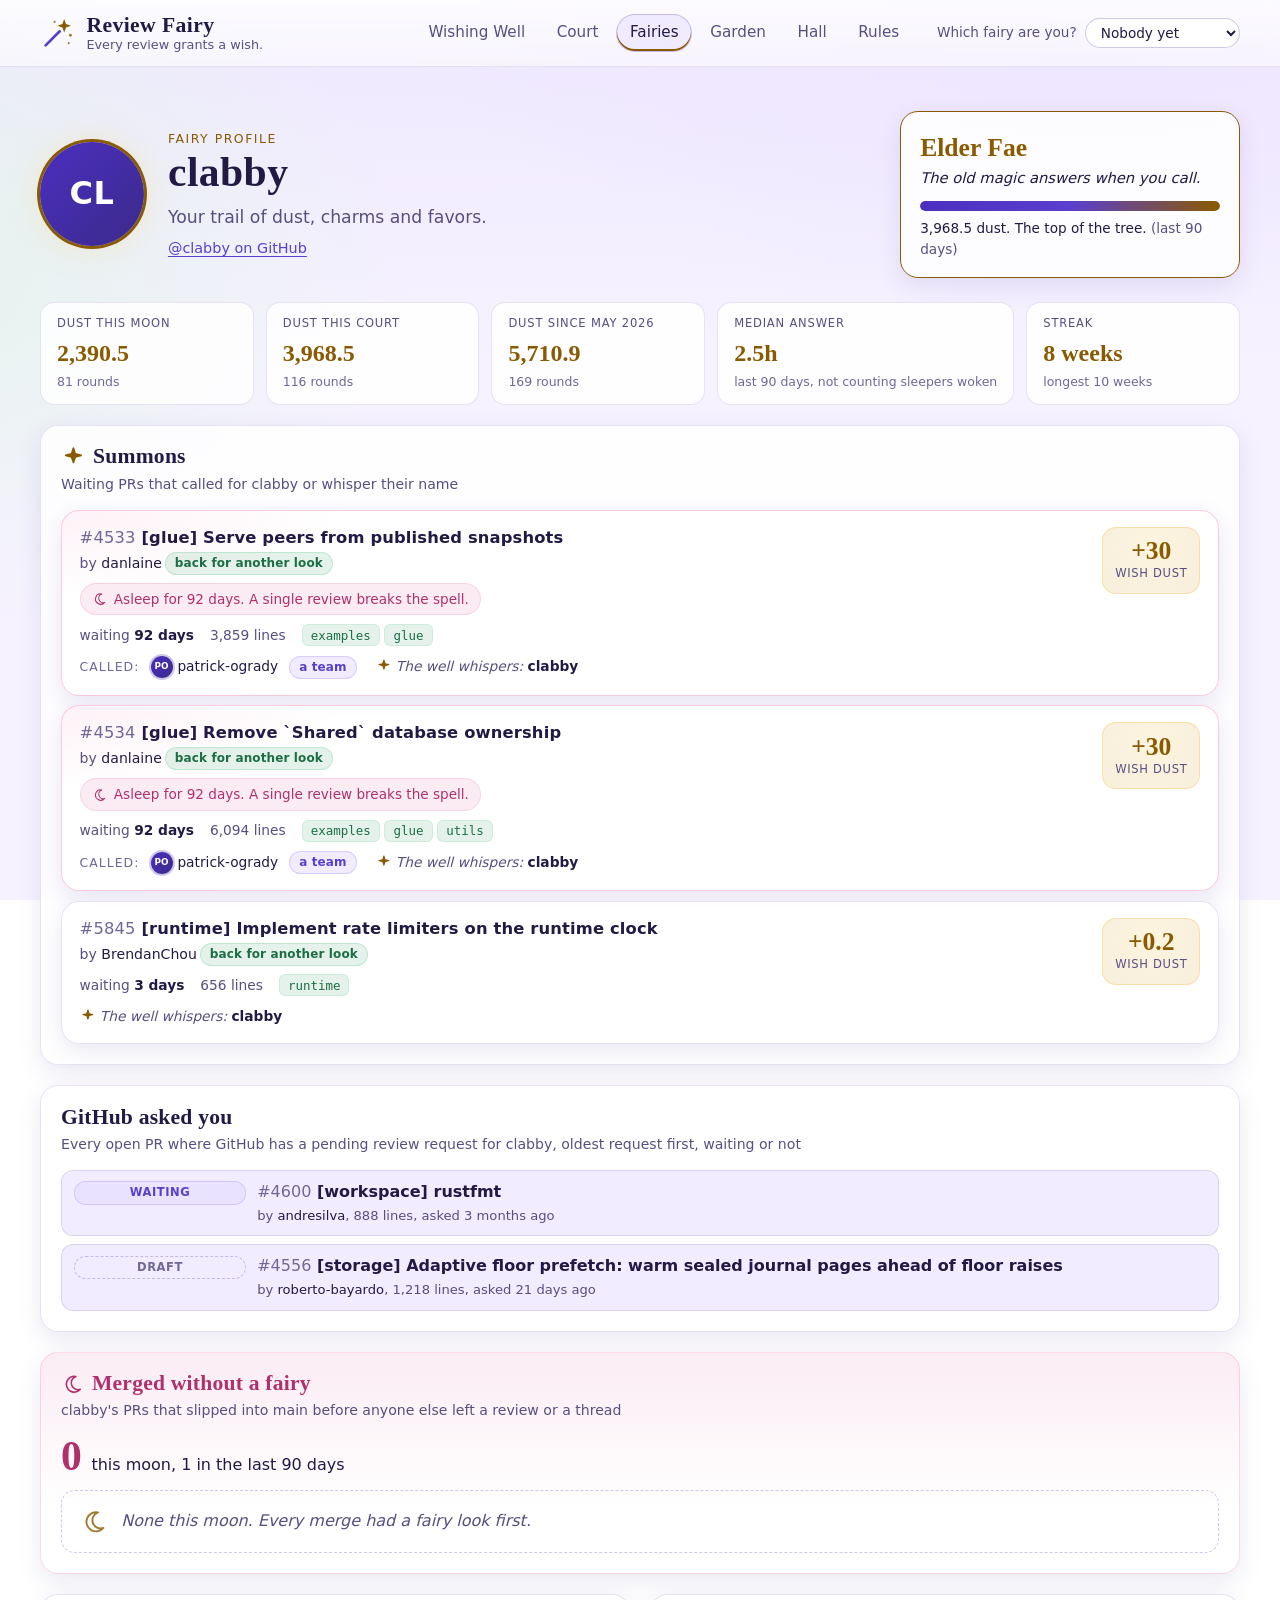
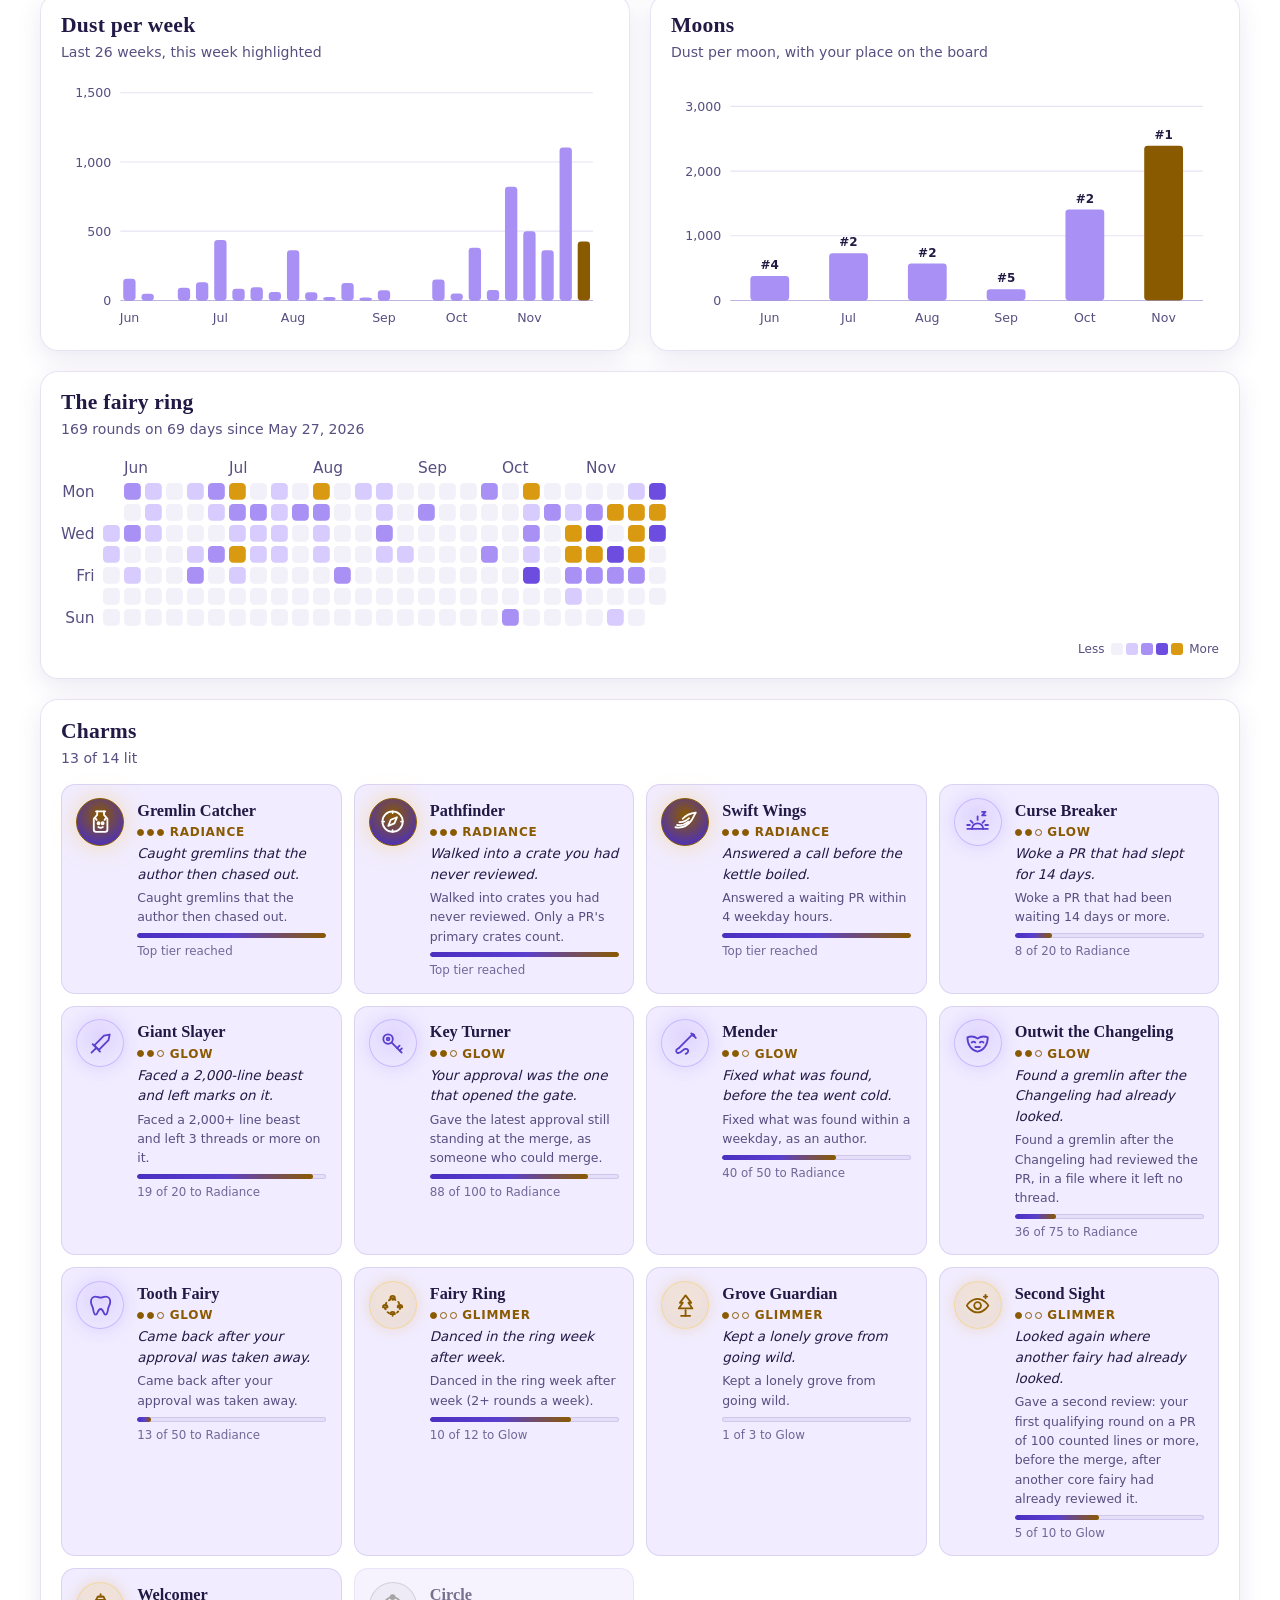
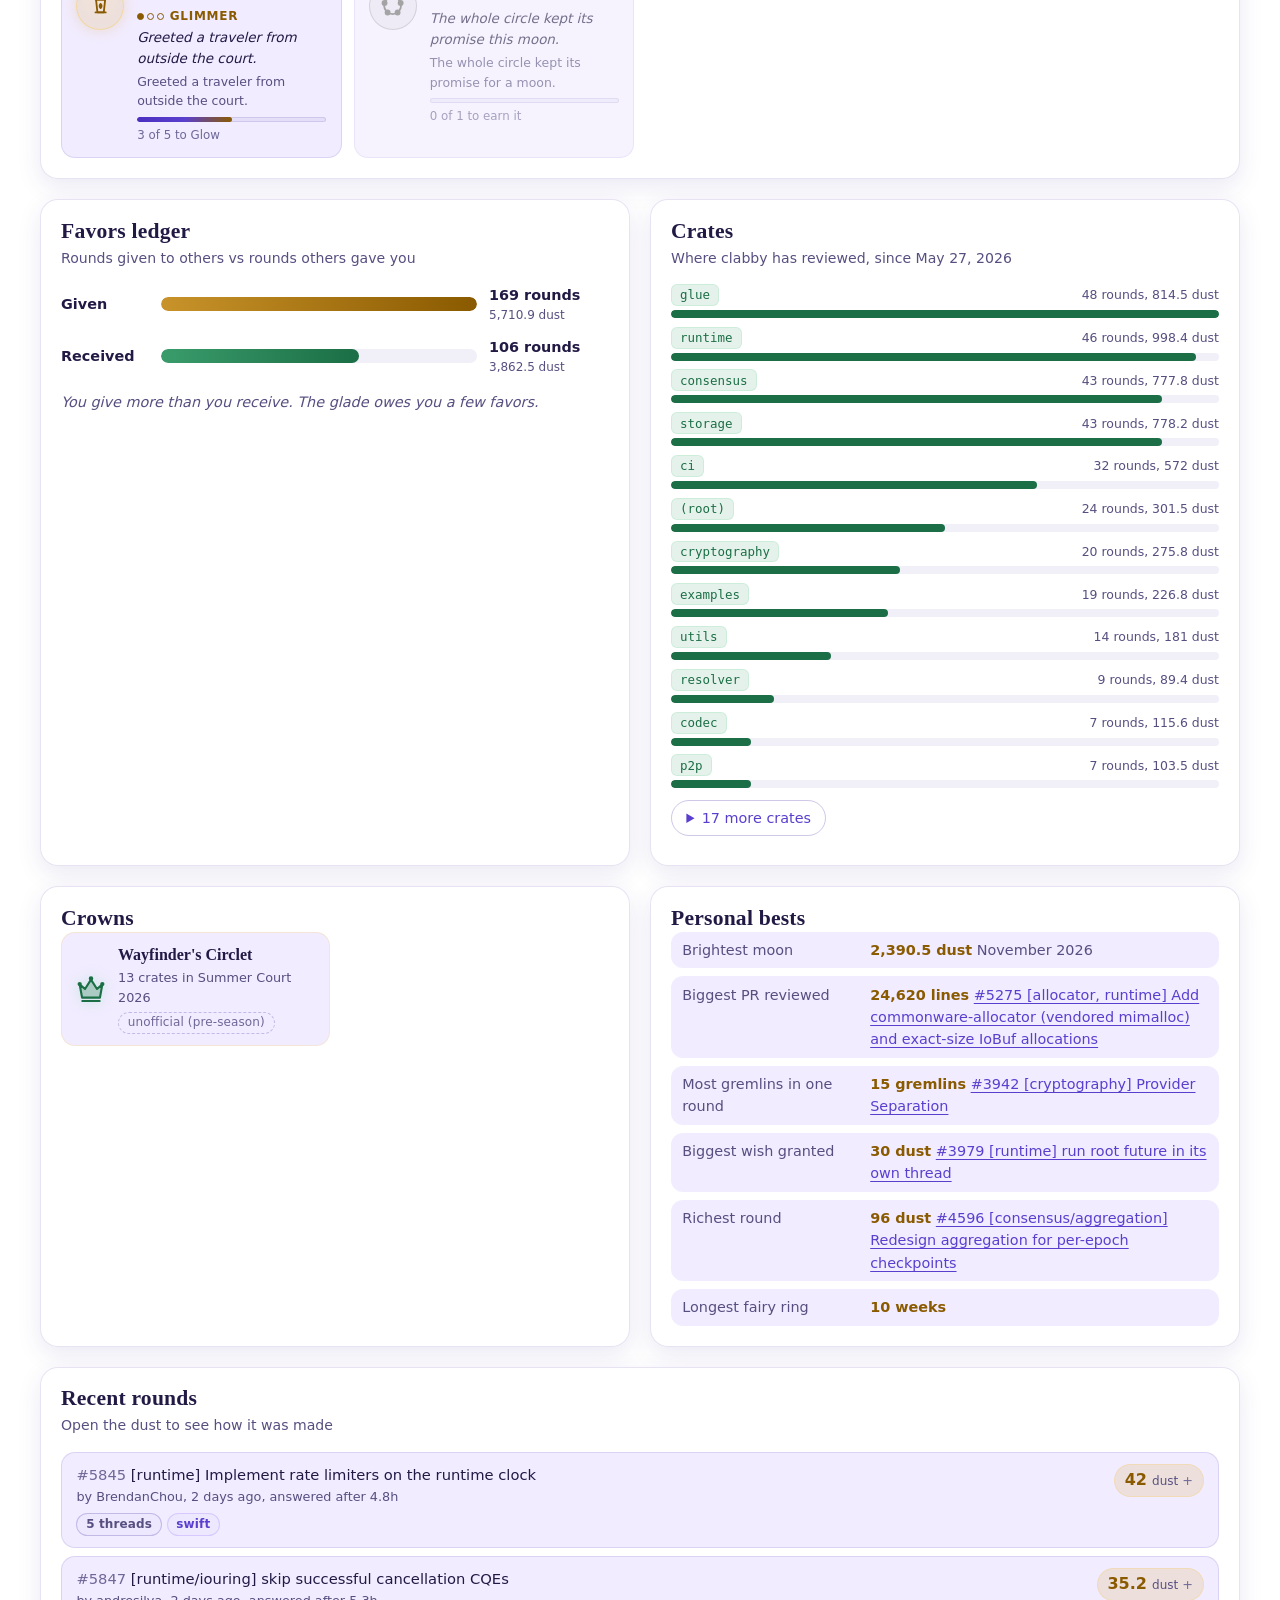
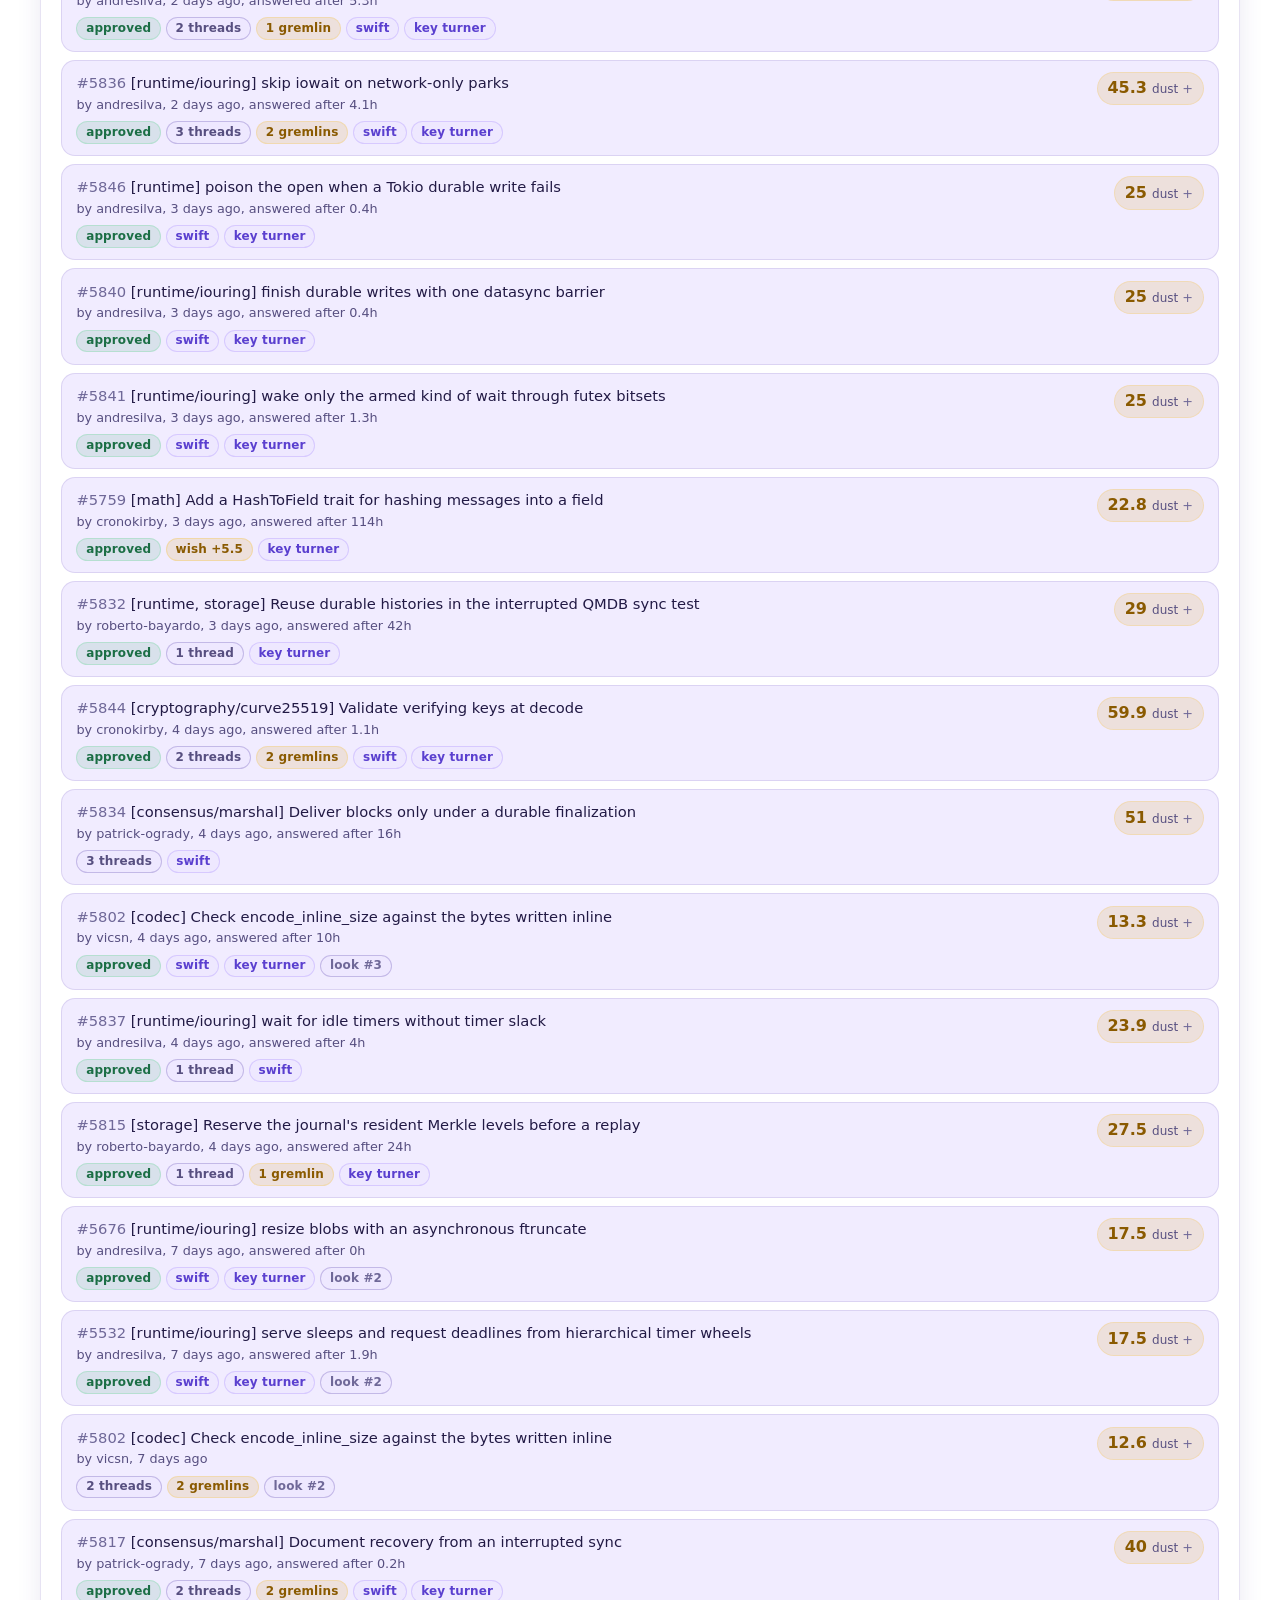
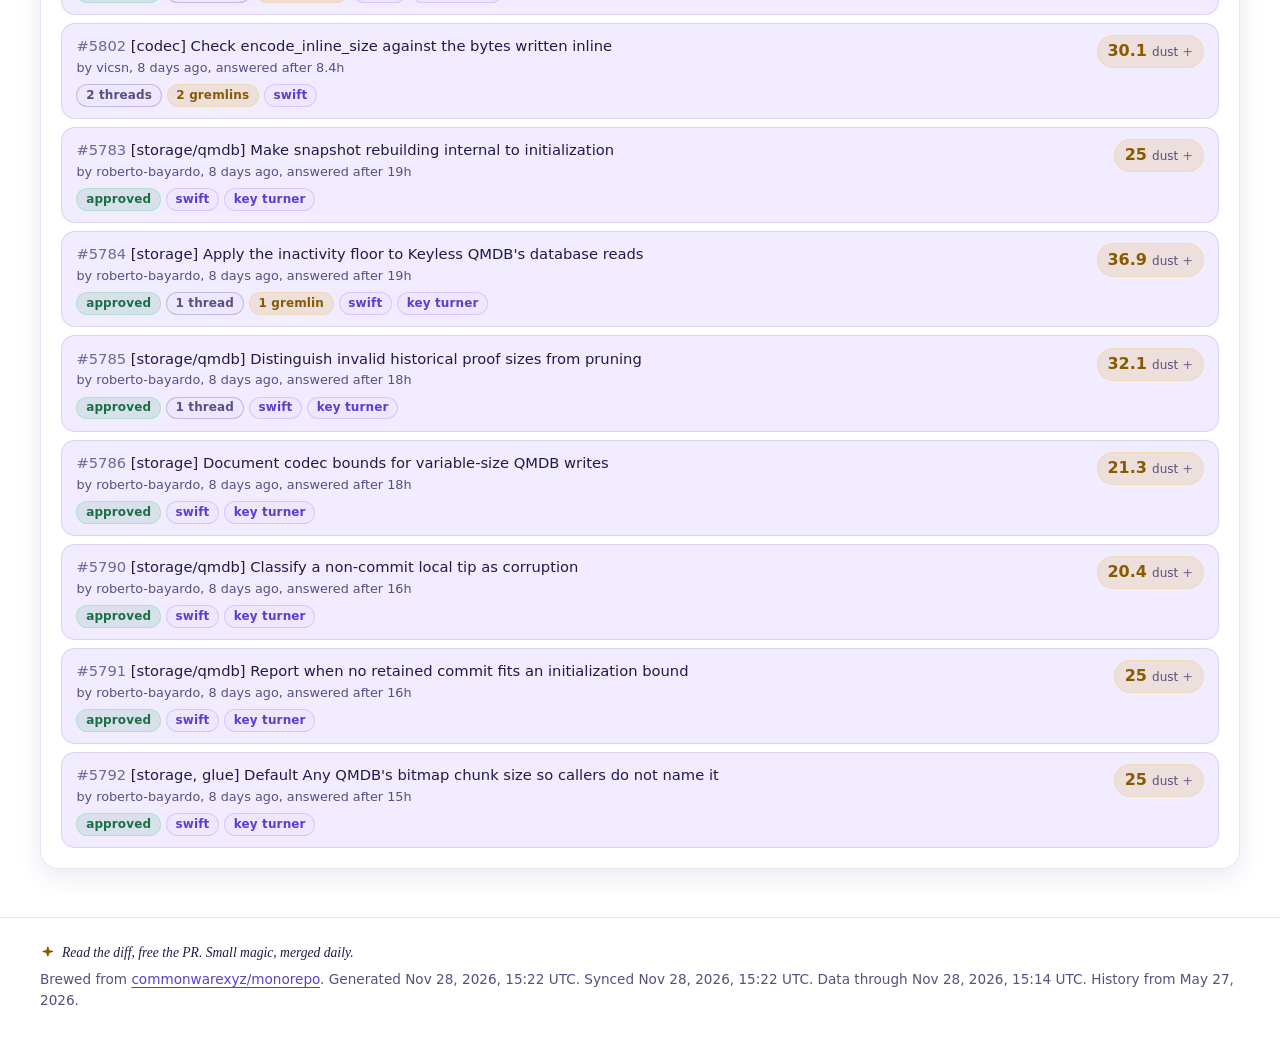
<file: fairies/clabby.html>
<!doctype html>
<html lang="en">
<head>
<meta charset="utf-8">
<meta name="viewport" content="width=device-width, initial-scale=1">
<meta name="robots" content="noindex, nofollow">
<meta name="color-scheme" content="dark light">
<meta name="description" content="Review Fairy: Every review grants a wish.">
<title>clabby | Review Fairy</title>
<link rel="icon" href="../static/favicon.svg" type="image/svg+xml">
<link rel="stylesheet" href="../static/fairy.css">
<script src="../static/fairy.js" defer></script>
</head>
<body class="page-fairies">
<a class="skip-link" href="#main">Skip to content</a>
<header class="site-header">
  <div class="wrap header-inner">
    <a class="brand" href="../index.html">
      <svg class="logo" viewBox="0 0 32 32" width="32" height="32" aria-hidden="true" focusable="false"><path d="M5 27 17.5 14.5" stroke="currentColor" stroke-width="2.4" stroke-linecap="round"/><path class="logo-star" d="M21.5 3.5l1.6 4.4 4.4 1.6-4.4 1.6-1.6 4.4-1.6-4.4-4.4-1.6 4.4-1.6z"/><circle class="logo-dot" cx="27" cy="18" r="1.3"/><circle class="logo-dot" cx="13" cy="6" r="1"/><circle class="logo-dot" cx="25.5" cy="25" r=".9"/></svg>
      <span class="brand-text"><span class="brand-name">Review Fairy</span><span class="brand-tag">Every review grants a wish.</span></span>
    </a>
    <nav class="site-nav" aria-label="Main">
      <ul>
        <li><a href="../index.html">Wishing Well</a></li>
        <li><a href="../court.html">Court</a></li>
        <li><a href="../fairies.html" aria-current="page">Fairies</a></li>
        <li><a href="../garden.html">Garden</a></li>
        <li><a href="../hall.html">Hall</a></li>
        <li><a href="../rules.html">Rules</a></li>
      </ul>
    </nav>
    <div class="picker" data-picker hidden>
      <label for="fairy-picker">Which fairy are you?</label>
      <select id="fairy-picker">
        <option value="">Nobody yet</option>
        <option value="patrick-ogrady">patrick-ogrady</option>
        <option value="clabby">clabby</option>
        <option value="roberto-bayardo">roberto-bayardo</option>
        <option value="danlaine">danlaine</option>
        <option value="andresilva">andresilva</option>
        <option value="cronokirby">cronokirby</option>
        <option value="BrendanChou">BrendanChou</option>
        <option value="vicsn">vicsn</option>
      </select>
    </div>
  </div>
</header>
<main id="main" class="wrap">
<section class="profile-hero" data-login="clabby">
  <span class="avatar avatar-xl" aria-hidden="true"><span class="initials">CL</span><span class="photo" style="background-image: url('https://github.com/clabby.png?size=96')"></span></span>
  <div class="hero-text">
    <p class="eyebrow">Fairy profile</p>
    <h1>clabby</h1>
    <p class="subtitle">Your trail of dust, charms and favors.</p>
    <p class="hero-links"><a href="https://github.com/clabby">@clabby on GitHub</a></p>
  </div>
  <div class="level-card lvl-4">
    <p class="level-name">Elder Fae</p>
<p class="level-line">The old magic answers when you call.</p>    <div class="meter level-meter" role="meter" aria-valuemin="0" aria-valuemax="100" aria-valuenow="100.0" aria-label="Progress to the next level"><span style="width: 100.0%"></span></div>
    <p class="level-nums">
      3,968.5 dust. The top of the tree.
      <span class="muted">(last 90 days)</span>
    </p>
  </div>
</section>
<dl class="stat-strip">
  <div><dt>dust this moon</dt><dd>2,390.5</dd><span>81 rounds</span></div>
  <div><dt>dust this court</dt><dd>3,968.5</dd><span>116 rounds</span></div>
  <div title="Totals since May 27, 2026, where the synced history begins"><dt>dust since May 2026</dt><dd>5,710.9</dd><span>169 rounds</span></div>
  <div title="Answers that woke a Sleeping Beauty are left out. Curse Breaker counts those."><dt>median answer</dt><dd>2.5h</dd><span>last 90 days, not counting sleepers woken</span></div>
  <div><dt>streak</dt><dd>8 weeks</dd><span>longest 10 weeks</span></div>
</dl>

<section class="panel" aria-labelledby="summ-h">
  <h2 id="summ-h"><svg class="icon sparkle-art" viewBox="0 0 24 24" width="24" height="24" fill="none" stroke="currentColor" stroke-width="1.6" stroke-linecap="round" stroke-linejoin="round" aria-hidden="true" focusable="false"><path d="M12 3l1.8 5.6L19.5 10l-5.7 1.6L12 17l-1.8-5.4L4.5 10l5.7-1.4z" fill="currentColor"/></svg> Summons</h2>
  <p class="panel-sub">Waiting PRs that called for clabby or whisper their name</p>
  <div class="wish-list compact">
<article class="wish-card sleeping" data-pr="4533">
  <div class="wish-main">
    <h3 class="wish-title"><a href="https://github.com/commonwarexyz/monorepo/pull/4533"><span class="pr-num">#4533</span> [glue] Serve peers from published snapshots</a></h3>
    <p class="wish-by">
      by <a class="fairy-name" href="../fairies/danlaine.html" title="danlaine">danlaine</a><span class="tag tag-returning">back for another look</span>    </p>
    <p class="spell"><svg class="icon moon-art" viewBox="0 0 24 24" width="24" height="24" fill="none" stroke="currentColor" stroke-width="1.6" stroke-linecap="round" stroke-linejoin="round" aria-hidden="true" focusable="false"><path d="M15 4.5a8 8 0 1 0 4.5 13A6.5 6.5 0 0 1 15 4.5z"/></svg> Asleep for 92 days. A single review breaks the spell.</p>
    <ul class="wish-facts">
      <li title="Waiting since Aug 28, 2026, 15:16 UTC, 65 days counting weekdays">waiting <strong>92 days</strong></li>
      <li>3,859 lines</li>
      <li class="crates" aria-label="Crates"><span class="crate">examples</span><span class="crate">glue</span></li>
    </ul>
    <div class="wish-people">
      <p class="requested" title="Pending review requests on GitHub"><span class="label">Called:</span>
<span class="req" data-login="patrick-ogrady"><span class="avatar avatar-xs" aria-hidden="true"><span class="initials">PO</span><span class="photo" style="background-image: url('https://github.com/patrick-ogrady.png?size=96')"></span></span><a class="fairy-name" href="../fairies/patrick-ogrady.html" title="patrick-ogrady">patrick-ogrady</a></span><span class="tag tag-team" title="A review request for a team GitHub does not show us">a team</span>      </p>
      <p class="whisper" data-login="clabby" title="A suggested reviewer who knows these crates and has the lightest recent load. A hint, not a review request."><svg class="icon sparkle-art" viewBox="0 0 24 24" width="24" height="24" fill="none" stroke="currentColor" stroke-width="1.6" stroke-linecap="round" stroke-linejoin="round" aria-hidden="true" focusable="false"><path d="M12 3l1.8 5.6L19.5 10l-5.7 1.6L12 17l-1.8-5.4L4.5 10l5.7-1.4z" fill="currentColor"/></svg> The well whispers: <a class="fairy-name" href="../fairies/clabby.html" title="clabby">clabby</a></p>
    </div>
  </div>
  <div class="wish-value lit" title="Grant this wish for 30 dust.">
    <span class="wish-amt">+30</span><span class="wish-unit">wish dust</span>
  </div>
</article><article class="wish-card sleeping" data-pr="4534">
  <div class="wish-main">
    <h3 class="wish-title"><a href="https://github.com/commonwarexyz/monorepo/pull/4534"><span class="pr-num">#4534</span> [glue] Remove `Shared` database ownership</a></h3>
    <p class="wish-by">
      by <a class="fairy-name" href="../fairies/danlaine.html" title="danlaine">danlaine</a><span class="tag tag-returning">back for another look</span>    </p>
    <p class="spell"><svg class="icon moon-art" viewBox="0 0 24 24" width="24" height="24" fill="none" stroke="currentColor" stroke-width="1.6" stroke-linecap="round" stroke-linejoin="round" aria-hidden="true" focusable="false"><path d="M15 4.5a8 8 0 1 0 4.5 13A6.5 6.5 0 0 1 15 4.5z"/></svg> Asleep for 92 days. A single review breaks the spell.</p>
    <ul class="wish-facts">
      <li title="Waiting since Aug 28, 2026, 15:35 UTC, 65 days counting weekdays">waiting <strong>92 days</strong></li>
      <li>6,094 lines</li>
      <li class="crates" aria-label="Crates"><span class="crate">examples</span><span class="crate">glue</span><span class="crate">utils</span></li>
    </ul>
    <div class="wish-people">
      <p class="requested" title="Pending review requests on GitHub"><span class="label">Called:</span>
<span class="req" data-login="patrick-ogrady"><span class="avatar avatar-xs" aria-hidden="true"><span class="initials">PO</span><span class="photo" style="background-image: url('https://github.com/patrick-ogrady.png?size=96')"></span></span><a class="fairy-name" href="../fairies/patrick-ogrady.html" title="patrick-ogrady">patrick-ogrady</a></span><span class="tag tag-team" title="A review request for a team GitHub does not show us">a team</span>      </p>
      <p class="whisper" data-login="clabby" title="A suggested reviewer who knows these crates and has the lightest recent load. A hint, not a review request."><svg class="icon sparkle-art" viewBox="0 0 24 24" width="24" height="24" fill="none" stroke="currentColor" stroke-width="1.6" stroke-linecap="round" stroke-linejoin="round" aria-hidden="true" focusable="false"><path d="M12 3l1.8 5.6L19.5 10l-5.7 1.6L12 17l-1.8-5.4L4.5 10l5.7-1.4z" fill="currentColor"/></svg> The well whispers: <a class="fairy-name" href="../fairies/clabby.html" title="clabby">clabby</a></p>
    </div>
  </div>
  <div class="wish-value lit" title="Grant this wish for 30 dust.">
    <span class="wish-amt">+30</span><span class="wish-unit">wish dust</span>
  </div>
</article><article class="wish-card" data-pr="5845">
  <div class="wish-main">
    <h3 class="wish-title"><a href="https://github.com/commonwarexyz/monorepo/pull/5845"><span class="pr-num">#5845</span> [runtime] Implement rate limiters on the runtime clock</a></h3>
    <p class="wish-by">
      by <a class="fairy-name" href="../fairies/BrendanChou.html" title="BrendanChou">BrendanChou</a><span class="tag tag-returning">back for another look</span>    </p>
    <ul class="wish-facts">
      <li title="Waiting since Nov 25, 2026, 22:06 UTC, 2 days counting weekdays">waiting <strong>3 days</strong></li>
      <li>656 lines</li>
      <li class="crates" aria-label="Crates"><span class="crate">runtime</span></li>
    </ul>
    <div class="wish-people">
      <p class="whisper" data-login="clabby" title="A suggested reviewer who knows these crates and has the lightest recent load. A hint, not a review request."><svg class="icon sparkle-art" viewBox="0 0 24 24" width="24" height="24" fill="none" stroke="currentColor" stroke-width="1.6" stroke-linecap="round" stroke-linejoin="round" aria-hidden="true" focusable="false"><path d="M12 3l1.8 5.6L19.5 10l-5.7 1.6L12 17l-1.8-5.4L4.5 10l5.7-1.4z" fill="currentColor"/></svg> The well whispers: <a class="fairy-name" href="../fairies/clabby.html" title="clabby">clabby</a></p>
    </div>
  </div>
  <div class="wish-value lit" title="Grant this wish for 0.2 dust.">
    <span class="wish-amt">+0.2</span><span class="wish-unit">wish dust</span>
  </div>
</article>  </div>
</section>
<section class="panel" aria-labelledby="asked-h">
  <h2 id="asked-h">GitHub asked you</h2>
  <p class="panel-sub">Every open PR where GitHub has a pending review request for clabby, oldest request first, waiting or not</p>
  <ul class="asked-list">
<li class="asked-item" data-pr="4600">
  <span class="chip chip-waiting">waiting</span>
  <div class="asked-text">
    <a class="pr-link" href="https://github.com/commonwarexyz/monorepo/pull/4600"><span class="pr-num">#4600</span> [workspace] rustfmt</a>
    <span class="asked-meta">by <a class="fairy-name" href="../fairies/andresilva.html" title="andresilva">andresilva</a>, 888 lines, asked <time datetime="2026-08-27T12:04:26Z" title="Aug 27, 2026, 12:04 UTC">3 months ago</time></span>
  </div>
</li><li class="asked-item" data-pr="4556">
  <span class="chip chip-draft">draft</span>
  <div class="asked-text">
    <a class="pr-link" href="https://github.com/commonwarexyz/monorepo/pull/4556"><span class="pr-num">#4556</span> [storage] Adaptive floor prefetch: warm sealed journal pages ahead of floor raises</a>
    <span class="asked-meta">by <a class="fairy-name" href="../fairies/roberto-bayardo.html" title="roberto-bayardo">roberto-bayardo</a>, 1,218 lines, asked <time datetime="2026-11-07T01:32:33Z" title="Nov 7, 2026, 01:32 UTC">21 days ago</time></span>
  </div>
</li>  </ul>
</section>
<section class="panel shame-panel" aria-labelledby="slipped-h">
  <h2 id="slipped-h"><svg class="icon moon-art" viewBox="0 0 24 24" width="24" height="24" fill="none" stroke="currentColor" stroke-width="1.6" stroke-linecap="round" stroke-linejoin="round" aria-hidden="true" focusable="false"><path d="M15 4.5a8 8 0 1 0 4.5 13A6.5 6.5 0 0 1 15 4.5z"/></svg> Merged without a fairy</h2>
  <p class="panel-sub">clabby's PRs that slipped into main before anyone else left a review or a thread</p>
  <p class="shame-head"><strong class="shame-num">0</strong><span>this moon, 1 in the last 90 days</span></p>
  <div class="empty empty-sun"><svg class="icon moon-art" viewBox="0 0 24 24" width="24" height="24" fill="none" stroke="currentColor" stroke-width="1.6" stroke-linecap="round" stroke-linejoin="round" aria-hidden="true" focusable="false"><path d="M15 4.5a8 8 0 1 0 4.5 13A6.5 6.5 0 0 1 15 4.5z"/></svg><p>None this moon. Every merge had a fairy look first.</p></div>
</section>

<div class="two-col">
  <section class="panel" aria-labelledby="weekly-h">
    <h2 id="weekly-h">Dust per week</h2>
    <p class="panel-sub">Last 26 weeks, this week highlighted</p>
<div class="chart-box"><svg class="chart bar-chart dust-bars" viewBox="0 0 480 220" width="480" height="220" role="img" aria-labelledby="chart7t chart7d" focusable="false"><title id="chart7t">Fairy dust per week for clabby</title><desc id="chart7d">26 weeks, 5,646.1 dust in total.</desc><line class="grid" x1="52" x2="466" y1="194" y2="194"/><text class="tick" x="44" y="198" text-anchor="end">0</text><line class="grid" x1="52" x2="466" y1="133.3" y2="133.3"/><text class="tick" x="44" y="137.3" text-anchor="end">500</text><line class="grid" x1="52" x2="466" y1="72.7" y2="72.7"/><text class="tick" x="44" y="76.7" text-anchor="end">1,000</text><line class="grid" x1="52" x2="466" y1="12" y2="12"/><text class="tick" x="44" y="16" text-anchor="end">1,500</text><rect class="bar" x="54.5" y="175" width="10.8" height="19" rx="3"><title>Week of Jun 1, 2026: 157 dust</title></rect><rect class="bar" x="70.5" y="188.2" width="10.8" height="5.8" rx="3"><title>Week of Jun 8, 2026: 47.6 dust</title></rect><rect class="bar zero" x="86.4" y="194" width="10.8" height="0" rx="3"><title>Week of Jun 15, 2026: 0 dust</title></rect><rect class="bar" x="102.3" y="182.9" width="10.8" height="11.1" rx="3"><title>Week of Jun 22, 2026: 91.4 dust</title></rect><rect class="bar" x="118.2" y="178" width="10.8" height="16" rx="3"><title>Week of Jun 29, 2026: 132.1 dust</title></rect><rect class="bar" x="134.2" y="141" width="10.8" height="53" rx="3"><title>Week of Jul 6, 2026: 436.9 dust</title></rect><rect class="bar" x="150.1" y="183.7" width="10.8" height="10.3" rx="3"><title>Week of Jul 13, 2026: 84.6 dust</title></rect><rect class="bar" x="166" y="182.4" width="10.8" height="11.6" rx="3"><title>Week of Jul 20, 2026: 95.4 dust</title></rect><rect class="bar" x="181.9" y="186.6" width="10.8" height="7.4" rx="3"><title>Week of Jul 27, 2026: 61 dust</title></rect><rect class="bar" x="197.9" y="150.1" width="10.8" height="43.9" rx="3"><title>Week of Aug 3, 2026: 362.1 dust</title></rect><rect class="bar" x="213.8" y="186.8" width="10.8" height="7.2" rx="3"><title>Week of Aug 10, 2026: 59 dust</title></rect><rect class="bar" x="229.7" y="191" width="10.8" height="3" rx="3"><title>Week of Aug 17, 2026: 25 dust</title></rect><rect class="bar" x="245.6" y="178.8" width="10.8" height="15.2" rx="3"><title>Week of Aug 24, 2026: 125.5 dust</title></rect><rect class="bar" x="261.5" y="191.3" width="10.8" height="2.7" rx="3"><title>Week of Aug 31, 2026: 22.3 dust</title></rect><rect class="bar" x="277.5" y="185" width="10.8" height="9" rx="3"><title>Week of Sep 7, 2026: 74 dust</title></rect><rect class="bar zero" x="293.4" y="194" width="10.8" height="0" rx="3"><title>Week of Sep 14, 2026: 0 dust</title></rect><rect class="bar zero" x="309.3" y="194" width="10.8" height="0" rx="3"><title>Week of Sep 21, 2026: 0 dust</title></rect><rect class="bar" x="325.2" y="175.6" width="10.8" height="18.4" rx="3"><title>Week of Sep 28, 2026: 151.8 dust</title></rect><rect class="bar" x="341.2" y="187.8" width="10.8" height="6.2" rx="3"><title>Week of Oct 5, 2026: 51.3 dust</title></rect><rect class="bar" x="357.1" y="147.8" width="10.8" height="46.2" rx="3"><title>Week of Oct 12, 2026: 380.6 dust</title></rect><rect class="bar" x="373" y="184.8" width="10.8" height="9.2" rx="3"><title>Week of Oct 19, 2026: 76 dust</title></rect><rect class="bar" x="388.9" y="94.3" width="10.8" height="99.7" rx="3"><title>Week of Oct 26, 2026: 822 dust</title></rect><rect class="bar" x="404.9" y="133.4" width="10.8" height="60.6" rx="3"><title>Week of Nov 2, 2026: 499.2 dust</title></rect><rect class="bar" x="420.8" y="150" width="10.8" height="44" rx="3"><title>Week of Nov 9, 2026: 362.8 dust</title></rect><rect class="bar" x="436.7" y="60.1" width="10.8" height="133.9" rx="3"><title>Week of Nov 16, 2026: 1,103.6 dust</title></rect><rect class="bar hl" x="452.6" y="142.4" width="10.8" height="51.6" rx="3"><title>Week of Nov 23, 2026: 424.9 dust</title></rect><line class="axis" x1="52" x2="466" y1="194" y2="194"/><text class="xlabel" x="60" y="213" text-anchor="middle">Jun</text><text class="xlabel" x="139.6" y="213" text-anchor="middle">Jul</text><text class="xlabel" x="203.3" y="213" text-anchor="middle">Aug</text><text class="xlabel" x="282.9" y="213" text-anchor="middle">Sep</text><text class="xlabel" x="346.6" y="213" text-anchor="middle">Oct</text><text class="xlabel" x="410.3" y="213" text-anchor="middle">Nov</text></svg></div>  </section>
  <section class="panel" aria-labelledby="moons-h">
    <h2 id="moons-h">Moons</h2>
    <p class="panel-sub">Dust per moon, with your place on the board</p>
<div class="chart-box"><svg class="chart bar-chart moon-bars" viewBox="0 0 480 220" width="480" height="220" role="img" aria-labelledby="chart8t chart8d" focusable="false"><title id="chart8t">Fairy dust per moon for clabby</title><desc id="chart8d">Dust per month, with the rank on the moon board above each bar.</desc><line class="grid" x1="52" x2="466" y1="194" y2="194"/><text class="tick" x="44" y="198" text-anchor="end">0</text><line class="grid" x1="52" x2="466" y1="137.3" y2="137.3"/><text class="tick" x="44" y="141.3" text-anchor="end">1,000</text><line class="grid" x1="52" x2="466" y1="80.7" y2="80.7"/><text class="tick" x="44" y="84.7" text-anchor="end">2,000</text><line class="grid" x1="52" x2="466" y1="24" y2="24"/><text class="tick" x="44" y="28" text-anchor="end">3,000</text><rect class="bar" x="69.5" y="172.6" width="34" height="21.4" rx="3"><title>June 2026: 377 dust, rank 4</title></rect><text class="bar-label" x="86.5" y="166.6" text-anchor="middle">#4</text><rect class="bar" x="138.5" y="152.7" width="34" height="41.3" rx="3"><title>July 2026: 729 dust, rank 2</title></rect><text class="bar-label" x="155.5" y="146.7" text-anchor="middle">#2</text><rect class="bar" x="207.5" y="161.6" width="34" height="32.4" rx="3"><title>August 2026: 571.6 dust, rank 2</title></rect><text class="bar-label" x="224.5" y="155.6" text-anchor="middle">#2</text><rect class="bar" x="276.5" y="184.2" width="34" height="9.8" rx="3"><title>September 2026: 172.3 dust, rank 5</title></rect><text class="bar-label" x="293.5" y="178.2" text-anchor="middle">#5</text><rect class="bar" x="345.5" y="114.3" width="34" height="79.7" rx="3"><title>October 2026: 1,405.7 dust, rank 2</title></rect><text class="bar-label" x="362.5" y="108.3" text-anchor="middle">#2</text><rect class="bar hl" x="414.5" y="58.5" width="34" height="135.5" rx="3"><title>November 2026: 2,390.5 dust, rank 1</title></rect><text class="bar-label" x="431.5" y="52.5" text-anchor="middle">#1</text><line class="axis" x1="52" x2="466" y1="194" y2="194"/><text class="xlabel" x="86.5" y="213" text-anchor="middle">Jun</text><text class="xlabel" x="155.5" y="213" text-anchor="middle">Jul</text><text class="xlabel" x="224.5" y="213" text-anchor="middle">Aug</text><text class="xlabel" x="293.5" y="213" text-anchor="middle">Sep</text><text class="xlabel" x="362.5" y="213" text-anchor="middle">Oct</text><text class="xlabel" x="431.5" y="213" text-anchor="middle">Nov</text></svg></div>  </section>
</div>

<section class="panel" aria-labelledby="ring-h">
  <h2 id="ring-h">The fairy ring</h2>
  <p class="panel-sub">169 rounds on 69 days since May 27, 2026</p>
  <div class="chart-box ring-box"><svg class="chart ring" viewBox="0 0 437 127" width="437" height="127" style="--ring-w: 437px" role="img" aria-labelledby="chart9t chart9d" focusable="false"><title id="chart9t">Fairy ring calendar for clabby</title><desc id="chart9d">Review rounds per day, one column per week.</desc><text class="tick" x="24" y="30" text-anchor="end">Mon</text><text class="tick" x="24" y="60" text-anchor="end">Wed</text><text class="tick" x="24" y="90" text-anchor="end">Fri</text><text class="tick" x="24" y="120" text-anchor="end">Sun</text><rect class="day l1" x="30" y="50" width="12" height="12" rx="3"><title>May 27, 2026: 1 round, 21.2 dust</title></rect><rect class="day l1" x="30" y="65" width="12" height="12" rx="3"><title>May 28, 2026: 1 round, 43.6 dust</title></rect><rect class="day l0" x="30" y="80" width="12" height="12" rx="3"><title>May 29, 2026: no rounds</title></rect><rect class="day l0" x="30" y="95" width="12" height="12" rx="3"><title>May 30, 2026: no rounds</title></rect><rect class="day l0" x="30" y="110" width="12" height="12" rx="3"><title>May 31, 2026: no rounds</title></rect><text class="xlabel" x="45" y="13">Jun</text><rect class="day l2" x="45" y="20" width="12" height="12" rx="3"><title>Jun 1, 2026: 2 rounds, 65.6 dust</title></rect><rect class="day l0" x="45" y="35" width="12" height="12" rx="3"><title>Jun 2, 2026: no rounds</title></rect><rect class="day l2" x="45" y="50" width="12" height="12" rx="3"><title>Jun 3, 2026: 1 round, 71 dust</title></rect><rect class="day l0" x="45" y="65" width="12" height="12" rx="3"><title>Jun 4, 2026: no rounds</title></rect><rect class="day l1" x="45" y="80" width="12" height="12" rx="3"><title>Jun 5, 2026: 1 round, 20.4 dust</title></rect><rect class="day l0" x="45" y="95" width="12" height="12" rx="3"><title>Jun 6, 2026: no rounds</title></rect><rect class="day l0" x="45" y="110" width="12" height="12" rx="3"><title>Jun 7, 2026: no rounds</title></rect><rect class="day l1" x="60" y="20" width="12" height="12" rx="3"><title>Jun 8, 2026: 1 round, 20.1 dust</title></rect><rect class="day l1" x="60" y="35" width="12" height="12" rx="3"><title>Jun 9, 2026: 1 round, 12.5 dust</title></rect><rect class="day l1" x="60" y="50" width="12" height="12" rx="3"><title>Jun 10, 2026: 1 round, 15 dust</title></rect><rect class="day l0" x="60" y="65" width="12" height="12" rx="3"><title>Jun 11, 2026: no rounds</title></rect><rect class="day l0" x="60" y="80" width="12" height="12" rx="3"><title>Jun 12, 2026: no rounds</title></rect><rect class="day l0" x="60" y="95" width="12" height="12" rx="3"><title>Jun 13, 2026: no rounds</title></rect><rect class="day l0" x="60" y="110" width="12" height="12" rx="3"><title>Jun 14, 2026: no rounds</title></rect><rect class="day l0" x="75" y="20" width="12" height="12" rx="3"><title>Jun 15, 2026: no rounds</title></rect><rect class="day l0" x="75" y="35" width="12" height="12" rx="3"><title>Jun 16, 2026: no rounds</title></rect><rect class="day l0" x="75" y="50" width="12" height="12" rx="3"><title>Jun 17, 2026: no rounds</title></rect><rect class="day l0" x="75" y="65" width="12" height="12" rx="3"><title>Jun 18, 2026: no rounds</title></rect><rect class="day l0" x="75" y="80" width="12" height="12" rx="3"><title>Jun 19, 2026: no rounds</title></rect><rect class="day l0" x="75" y="95" width="12" height="12" rx="3"><title>Jun 20, 2026: no rounds</title></rect><rect class="day l0" x="75" y="110" width="12" height="12" rx="3"><title>Jun 21, 2026: no rounds</title></rect><rect class="day l1" x="90" y="20" width="12" height="12" rx="3"><title>Jun 22, 2026: 1 round, 25.6 dust</title></rect><rect class="day l0" x="90" y="35" width="12" height="12" rx="3"><title>Jun 23, 2026: no rounds</title></rect><rect class="day l0" x="90" y="50" width="12" height="12" rx="3"><title>Jun 24, 2026: no rounds</title></rect><rect class="day l1" x="90" y="65" width="12" height="12" rx="3"><title>Jun 25, 2026: 1 round, 14.8 dust</title></rect><rect class="day l2" x="90" y="80" width="12" height="12" rx="3"><title>Jun 26, 2026: 1 round, 51 dust</title></rect><rect class="day l0" x="90" y="95" width="12" height="12" rx="3"><title>Jun 27, 2026: no rounds</title></rect><rect class="day l0" x="90" y="110" width="12" height="12" rx="3"><title>Jun 28, 2026: no rounds</title></rect><rect class="day l2" x="105" y="20" width="12" height="12" rx="3"><title>Jun 29, 2026: 1 round, 53 dust</title></rect><rect class="day l1" x="105" y="35" width="12" height="12" rx="3"><title>Jun 30, 2026: 1 round, 28 dust</title></rect><rect class="day l0" x="105" y="50" width="12" height="12" rx="3"><title>Jul 1, 2026: no rounds</title></rect><rect class="day l2" x="105" y="65" width="12" height="12" rx="3"><title>Jul 2, 2026: 1 round, 51.1 dust</title></rect><rect class="day l0" x="105" y="80" width="12" height="12" rx="3"><title>Jul 3, 2026: no rounds</title></rect><rect class="day l0" x="105" y="95" width="12" height="12" rx="3"><title>Jul 4, 2026: no rounds</title></rect><rect class="day l0" x="105" y="110" width="12" height="12" rx="3"><title>Jul 5, 2026: no rounds</title></rect><text class="xlabel" x="120" y="13">Jul</text><rect class="day l4" x="120" y="20" width="12" height="12" rx="3"><title>Jul 6, 2026: 3 rounds, 157.1 dust</title></rect><rect class="day l2" x="120" y="35" width="12" height="12" rx="3"><title>Jul 7, 2026: 2 rounds, 61 dust</title></rect><rect class="day l1" x="120" y="50" width="12" height="12" rx="3"><title>Jul 8, 2026: 2 rounds, 41 dust</title></rect><rect class="day l4" x="120" y="65" width="12" height="12" rx="3"><title>Jul 9, 2026: 6 rounds, 156.9 dust</title></rect><rect class="day l1" x="120" y="80" width="12" height="12" rx="3"><title>Jul 10, 2026: 1 round, 20.9 dust</title></rect><rect class="day l0" x="120" y="95" width="12" height="12" rx="3"><title>Jul 11, 2026: no rounds</title></rect><rect class="day l0" x="120" y="110" width="12" height="12" rx="3"><title>Jul 12, 2026: no rounds</title></rect><rect class="day l0" x="135" y="20" width="12" height="12" rx="3"><title>Jul 13, 2026: no rounds</title></rect><rect class="day l2" x="135" y="35" width="12" height="12" rx="3"><title>Jul 14, 2026: 1 round, 49 dust</title></rect><rect class="day l1" x="135" y="50" width="12" height="12" rx="3"><title>Jul 15, 2026: 1 round, 12.5 dust</title></rect><rect class="day l1" x="135" y="65" width="12" height="12" rx="3"><title>Jul 16, 2026: 1 round, 23.1 dust</title></rect><rect class="day l0" x="135" y="80" width="12" height="12" rx="3"><title>Jul 17, 2026: no rounds</title></rect><rect class="day l0" x="135" y="95" width="12" height="12" rx="3"><title>Jul 18, 2026: no rounds</title></rect><rect class="day l0" x="135" y="110" width="12" height="12" rx="3"><title>Jul 19, 2026: no rounds</title></rect><rect class="day l1" x="150" y="20" width="12" height="12" rx="3"><title>Jul 20, 2026: 1 round, 16.5 dust</title></rect><rect class="day l1" x="150" y="35" width="12" height="12" rx="3"><title>Jul 21, 2026: 1 round, 38.9 dust</title></rect><rect class="day l1" x="150" y="50" width="12" height="12" rx="3"><title>Jul 22, 2026: 1 round, 20 dust</title></rect><rect class="day l1" x="150" y="65" width="12" height="12" rx="3"><title>Jul 23, 2026: 1 round, 20 dust</title></rect><rect class="day l0" x="150" y="80" width="12" height="12" rx="3"><title>Jul 24, 2026: no rounds</title></rect><rect class="day l0" x="150" y="95" width="12" height="12" rx="3"><title>Jul 25, 2026: no rounds</title></rect><rect class="day l0" x="150" y="110" width="12" height="12" rx="3"><title>Jul 26, 2026: no rounds</title></rect><rect class="day l0" x="165" y="20" width="12" height="12" rx="3"><title>Jul 27, 2026: no rounds</title></rect><rect class="day l2" x="165" y="35" width="12" height="12" rx="3"><title>Jul 28, 2026: 2 rounds, 61 dust</title></rect><rect class="day l0" x="165" y="50" width="12" height="12" rx="3"><title>Jul 29, 2026: no rounds</title></rect><rect class="day l0" x="165" y="65" width="12" height="12" rx="3"><title>Jul 30, 2026: no rounds</title></rect><rect class="day l0" x="165" y="80" width="12" height="12" rx="3"><title>Jul 31, 2026: no rounds</title></rect><rect class="day l0" x="165" y="95" width="12" height="12" rx="3"><title>Aug 1, 2026: no rounds</title></rect><rect class="day l0" x="165" y="110" width="12" height="12" rx="3"><title>Aug 2, 2026: no rounds</title></rect><text class="xlabel" x="180" y="13">Aug</text><rect class="day l4" x="180" y="20" width="12" height="12" rx="3"><title>Aug 3, 2026: 4 rounds, 231.9 dust</title></rect><rect class="day l2" x="180" y="35" width="12" height="12" rx="3"><title>Aug 4, 2026: 2 rounds, 72.7 dust</title></rect><rect class="day l1" x="180" y="50" width="12" height="12" rx="3"><title>Aug 5, 2026: 1 round, 17.5 dust</title></rect><rect class="day l1" x="180" y="65" width="12" height="12" rx="3"><title>Aug 6, 2026: 1 round, 40 dust</title></rect><rect class="day l0" x="180" y="80" width="12" height="12" rx="3"><title>Aug 7, 2026: no rounds</title></rect><rect class="day l0" x="180" y="95" width="12" height="12" rx="3"><title>Aug 8, 2026: no rounds</title></rect><rect class="day l0" x="180" y="110" width="12" height="12" rx="3"><title>Aug 9, 2026: no rounds</title></rect><rect class="day l0" x="195" y="20" width="12" height="12" rx="3"><title>Aug 10, 2026: no rounds</title></rect><rect class="day l0" x="195" y="35" width="12" height="12" rx="3"><title>Aug 11, 2026: no rounds</title></rect><rect class="day l0" x="195" y="50" width="12" height="12" rx="3"><title>Aug 12, 2026: no rounds</title></rect><rect class="day l0" x="195" y="65" width="12" height="12" rx="3"><title>Aug 13, 2026: no rounds</title></rect><rect class="day l2" x="195" y="80" width="12" height="12" rx="3"><title>Aug 14, 2026: 1 round, 59 dust</title></rect><rect class="day l0" x="195" y="95" width="12" height="12" rx="3"><title>Aug 15, 2026: no rounds</title></rect><rect class="day l0" x="195" y="110" width="12" height="12" rx="3"><title>Aug 16, 2026: no rounds</title></rect><rect class="day l1" x="210" y="20" width="12" height="12" rx="3"><title>Aug 17, 2026: 1 round, 25 dust</title></rect><rect class="day l0" x="210" y="35" width="12" height="12" rx="3"><title>Aug 18, 2026: no rounds</title></rect><rect class="day l0" x="210" y="50" width="12" height="12" rx="3"><title>Aug 19, 2026: no rounds</title></rect><rect class="day l0" x="210" y="65" width="12" height="12" rx="3"><title>Aug 20, 2026: no rounds</title></rect><rect class="day l0" x="210" y="80" width="12" height="12" rx="3"><title>Aug 21, 2026: no rounds</title></rect><rect class="day l0" x="210" y="95" width="12" height="12" rx="3"><title>Aug 22, 2026: no rounds</title></rect><rect class="day l0" x="210" y="110" width="12" height="12" rx="3"><title>Aug 23, 2026: no rounds</title></rect><rect class="day l1" x="225" y="20" width="12" height="12" rx="3"><title>Aug 24, 2026: 1 round, 25.1 dust</title></rect><rect class="day l1" x="225" y="35" width="12" height="12" rx="3"><title>Aug 25, 2026: 1 round, 17.5 dust</title></rect><rect class="day l2" x="225" y="50" width="12" height="12" rx="3"><title>Aug 26, 2026: 2 rounds, 66.5 dust</title></rect><rect class="day l1" x="225" y="65" width="12" height="12" rx="3"><title>Aug 27, 2026: 1 round, 16.4 dust</title></rect><rect class="day l0" x="225" y="80" width="12" height="12" rx="3"><title>Aug 28, 2026: no rounds</title></rect><rect class="day l0" x="225" y="95" width="12" height="12" rx="3"><title>Aug 29, 2026: no rounds</title></rect><rect class="day l0" x="225" y="110" width="12" height="12" rx="3"><title>Aug 30, 2026: no rounds</title></rect><rect class="day l0" x="240" y="20" width="12" height="12" rx="3"><title>Aug 31, 2026: no rounds</title></rect><rect class="day l0" x="240" y="35" width="12" height="12" rx="3"><title>Sep 1, 2026: no rounds</title></rect><rect class="day l0" x="240" y="50" width="12" height="12" rx="3"><title>Sep 2, 2026: no rounds</title></rect><rect class="day l1" x="240" y="65" width="12" height="12" rx="3"><title>Sep 3, 2026: 1 round, 22.3 dust</title></rect><rect class="day l0" x="240" y="80" width="12" height="12" rx="3"><title>Sep 4, 2026: no rounds</title></rect><rect class="day l0" x="240" y="95" width="12" height="12" rx="3"><title>Sep 5, 2026: no rounds</title></rect><rect class="day l0" x="240" y="110" width="12" height="12" rx="3"><title>Sep 6, 2026: no rounds</title></rect><text class="xlabel" x="255" y="13">Sep</text><rect class="day l0" x="255" y="20" width="12" height="12" rx="3"><title>Sep 7, 2026: no rounds</title></rect><rect class="day l2" x="255" y="35" width="12" height="12" rx="3"><title>Sep 8, 2026: 2 rounds, 74 dust</title></rect><rect class="day l0" x="255" y="50" width="12" height="12" rx="3"><title>Sep 9, 2026: no rounds</title></rect><rect class="day l0" x="255" y="65" width="12" height="12" rx="3"><title>Sep 10, 2026: no rounds</title></rect><rect class="day l0" x="255" y="80" width="12" height="12" rx="3"><title>Sep 11, 2026: no rounds</title></rect><rect class="day l0" x="255" y="95" width="12" height="12" rx="3"><title>Sep 12, 2026: no rounds</title></rect><rect class="day l0" x="255" y="110" width="12" height="12" rx="3"><title>Sep 13, 2026: no rounds</title></rect><rect class="day l0" x="270" y="20" width="12" height="12" rx="3"><title>Sep 14, 2026: no rounds</title></rect><rect class="day l0" x="270" y="35" width="12" height="12" rx="3"><title>Sep 15, 2026: no rounds</title></rect><rect class="day l0" x="270" y="50" width="12" height="12" rx="3"><title>Sep 16, 2026: no rounds</title></rect><rect class="day l0" x="270" y="65" width="12" height="12" rx="3"><title>Sep 17, 2026: no rounds</title></rect><rect class="day l0" x="270" y="80" width="12" height="12" rx="3"><title>Sep 18, 2026: no rounds</title></rect><rect class="day l0" x="270" y="95" width="12" height="12" rx="3"><title>Sep 19, 2026: no rounds</title></rect><rect class="day l0" x="270" y="110" width="12" height="12" rx="3"><title>Sep 20, 2026: no rounds</title></rect><rect class="day l0" x="285" y="20" width="12" height="12" rx="3"><title>Sep 21, 2026: no rounds</title></rect><rect class="day l0" x="285" y="35" width="12" height="12" rx="3"><title>Sep 22, 2026: no rounds</title></rect><rect class="day l0" x="285" y="50" width="12" height="12" rx="3"><title>Sep 23, 2026: no rounds</title></rect><rect class="day l0" x="285" y="65" width="12" height="12" rx="3"><title>Sep 24, 2026: no rounds</title></rect><rect class="day l0" x="285" y="80" width="12" height="12" rx="3"><title>Sep 25, 2026: no rounds</title></rect><rect class="day l0" x="285" y="95" width="12" height="12" rx="3"><title>Sep 26, 2026: no rounds</title></rect><rect class="day l0" x="285" y="110" width="12" height="12" rx="3"><title>Sep 27, 2026: no rounds</title></rect><rect class="day l2" x="300" y="20" width="12" height="12" rx="3"><title>Sep 28, 2026: 1 round, 76 dust</title></rect><rect class="day l0" x="300" y="35" width="12" height="12" rx="3"><title>Sep 29, 2026: no rounds</title></rect><rect class="day l0" x="300" y="50" width="12" height="12" rx="3"><title>Sep 30, 2026: no rounds</title></rect><rect class="day l2" x="300" y="65" width="12" height="12" rx="3"><title>Oct 1, 2026: 1 round, 75.8 dust</title></rect><rect class="day l0" x="300" y="80" width="12" height="12" rx="3"><title>Oct 2, 2026: no rounds</title></rect><rect class="day l0" x="300" y="95" width="12" height="12" rx="3"><title>Oct 3, 2026: no rounds</title></rect><rect class="day l0" x="300" y="110" width="12" height="12" rx="3"><title>Oct 4, 2026: no rounds</title></rect><text class="xlabel" x="315" y="13">Oct</text><rect class="day l0" x="315" y="20" width="12" height="12" rx="3"><title>Oct 5, 2026: no rounds</title></rect><rect class="day l0" x="315" y="35" width="12" height="12" rx="3"><title>Oct 6, 2026: no rounds</title></rect><rect class="day l0" x="315" y="50" width="12" height="12" rx="3"><title>Oct 7, 2026: no rounds</title></rect><rect class="day l0" x="315" y="65" width="12" height="12" rx="3"><title>Oct 8, 2026: no rounds</title></rect><rect class="day l0" x="315" y="80" width="12" height="12" rx="3"><title>Oct 9, 2026: no rounds</title></rect><rect class="day l0" x="315" y="95" width="12" height="12" rx="3"><title>Oct 10, 2026: no rounds</title></rect><rect class="day l2" x="315" y="110" width="12" height="12" rx="3"><title>Oct 11, 2026: 2 rounds, 51.3 dust</title></rect><rect class="day l4" x="330" y="20" width="12" height="12" rx="3"><title>Oct 12, 2026: 3 rounds, 157.8 dust</title></rect><rect class="day l1" x="330" y="35" width="12" height="12" rx="3"><title>Oct 13, 2026: 1 round, 46 dust</title></rect><rect class="day l2" x="330" y="50" width="12" height="12" rx="3"><title>Oct 14, 2026: 2 rounds, 66.6 dust</title></rect><rect class="day l1" x="330" y="65" width="12" height="12" rx="3"><title>Oct 15, 2026: 1 round, 14.2 dust</title></rect><rect class="day l3" x="330" y="80" width="12" height="12" rx="3"><title>Oct 16, 2026: 2 rounds, 96 dust</title></rect><rect class="day l0" x="330" y="95" width="12" height="12" rx="3"><title>Oct 17, 2026: no rounds</title></rect><rect class="day l0" x="330" y="110" width="12" height="12" rx="3"><title>Oct 18, 2026: no rounds</title></rect><rect class="day l0" x="345" y="20" width="12" height="12" rx="3"><title>Oct 19, 2026: no rounds</title></rect><rect class="day l2" x="345" y="35" width="12" height="12" rx="3"><title>Oct 20, 2026: 1 round, 76 dust</title></rect><rect class="day l0" x="345" y="50" width="12" height="12" rx="3"><title>Oct 21, 2026: no rounds</title></rect><rect class="day l0" x="345" y="65" width="12" height="12" rx="3"><title>Oct 22, 2026: no rounds</title></rect><rect class="day l0" x="345" y="80" width="12" height="12" rx="3"><title>Oct 23, 2026: no rounds</title></rect><rect class="day l0" x="345" y="95" width="12" height="12" rx="3"><title>Oct 24, 2026: no rounds</title></rect><rect class="day l0" x="345" y="110" width="12" height="12" rx="3"><title>Oct 25, 2026: no rounds</title></rect><rect class="day l0" x="360" y="20" width="12" height="12" rx="3"><title>Oct 26, 2026: no rounds</title></rect><rect class="day l1" x="360" y="35" width="12" height="12" rx="3"><title>Oct 27, 2026: 1 round, 20 dust</title></rect><rect class="day l4" x="360" y="50" width="12" height="12" rx="3"><title>Oct 28, 2026: 11 rounds, 533.5 dust</title></rect><rect class="day l4" x="360" y="65" width="12" height="12" rx="3"><title>Oct 29, 2026: 3 rounds, 165 dust</title></rect><rect class="day l2" x="360" y="80" width="12" height="12" rx="3"><title>Oct 30, 2026: 2 rounds, 67.5 dust</title></rect><rect class="day l1" x="360" y="95" width="12" height="12" rx="3"><title>Oct 31, 2026: 1 round, 36 dust</title></rect><rect class="day l0" x="360" y="110" width="12" height="12" rx="3"><title>Nov 1, 2026: no rounds</title></rect><text class="xlabel" x="375" y="13">Nov</text><rect class="day l0" x="375" y="20" width="12" height="12" rx="3"><title>Nov 2, 2026: no rounds</title></rect><rect class="day l2" x="375" y="35" width="12" height="12" rx="3"><title>Nov 3, 2026: 3 rounds, 80.4 dust</title></rect><rect class="day l3" x="375" y="50" width="12" height="12" rx="3"><title>Nov 4, 2026: 3 rounds, 114.8 dust</title></rect><rect class="day l4" x="375" y="65" width="12" height="12" rx="3"><title>Nov 5, 2026: 10 rounds, 256.4 dust</title></rect><rect class="day l2" x="375" y="80" width="12" height="12" rx="3"><title>Nov 6, 2026: 2 rounds, 47.6 dust</title></rect><rect class="day l0" x="375" y="95" width="12" height="12" rx="3"><title>Nov 7, 2026: no rounds</title></rect><rect class="day l0" x="375" y="110" width="12" height="12" rx="3"><title>Nov 8, 2026: no rounds</title></rect><rect class="day l0" x="390" y="20" width="12" height="12" rx="3"><title>Nov 9, 2026: no rounds</title></rect><rect class="day l4" x="390" y="35" width="12" height="12" rx="3"><title>Nov 10, 2026: 4 rounds, 142.3 dust</title></rect><rect class="day l0" x="390" y="50" width="12" height="12" rx="3"><title>Nov 11, 2026: no rounds</title></rect><rect class="day l3" x="390" y="65" width="12" height="12" rx="3"><title>Nov 12, 2026: 3 rounds, 108.3 dust</title></rect><rect class="day l2" x="390" y="80" width="12" height="12" rx="3"><title>Nov 13, 2026: 5 rounds, 92.2 dust</title></rect><rect class="day l0" x="390" y="95" width="12" height="12" rx="3"><title>Nov 14, 2026: no rounds</title></rect><rect class="day l1" x="390" y="110" width="12" height="12" rx="3"><title>Nov 15, 2026: 1 round, 20 dust</title></rect><rect class="day l1" x="405" y="20" width="12" height="12" rx="3"><title>Nov 16, 2026: 1 round, 12.5 dust</title></rect><rect class="day l4" x="405" y="35" width="12" height="12" rx="3"><title>Nov 17, 2026: 11 rounds, 259.7 dust</title></rect><rect class="day l4" x="405" y="50" width="12" height="12" rx="3"><title>Nov 18, 2026: 10 rounds, 404.9 dust</title></rect><rect class="day l4" x="405" y="65" width="12" height="12" rx="3"><title>Nov 19, 2026: 11 rounds, 338.9 dust</title></rect><rect class="day l2" x="405" y="80" width="12" height="12" rx="3"><title>Nov 20, 2026: 4 rounds, 87.6 dust</title></rect><rect class="day l0" x="405" y="95" width="12" height="12" rx="3"><title>Nov 21, 2026: no rounds</title></rect><rect class="day l0" x="405" y="110" width="12" height="12" rx="3"><title>Nov 22, 2026: no rounds</title></rect><rect class="day l3" x="420" y="20" width="12" height="12" rx="3"><title>Nov 23, 2026: 4 rounds, 115.7 dust</title></rect><rect class="day l4" x="420" y="35" width="12" height="12" rx="3"><title>Nov 24, 2026: 6 rounds, 186.7 dust</title></rect><rect class="day l3" x="420" y="50" width="12" height="12" rx="3"><title>Nov 25, 2026: 3 rounds, 122.5 dust</title></rect><rect class="day l0" x="420" y="65" width="12" height="12" rx="3"><title>Nov 26, 2026: no rounds</title></rect><rect class="day l0" x="420" y="80" width="12" height="12" rx="3"><title>Nov 27, 2026: no rounds</title></rect><rect class="day l0" x="420" y="95" width="12" height="12" rx="3"><title>Nov 28, 2026: no rounds</title></rect></svg></div>
  <p class="ring-legend-row">Less <svg class="ring-legend" viewBox="0 0 72 12" width="72" height="12" aria-hidden="true" focusable="false"><rect class="day l0" x="0" y="0" width="12" height="12" rx="3"/><rect class="day l1" x="15" y="0" width="12" height="12" rx="3"/><rect class="day l2" x="30" y="0" width="12" height="12" rx="3"/><rect class="day l3" x="45" y="0" width="12" height="12" rx="3"/><rect class="day l4" x="60" y="0" width="12" height="12" rx="3"/></svg> More</p>
</section>

<section class="panel" aria-labelledby="charms-h">
  <h2 id="charms-h">Charms</h2>
  <p class="panel-sub">13 of 14 lit</p>
  <ul class="charm-grid">
    <li class="charm lit tier-3">
      <span class="charm-icon"><svg class="icon charm-art" viewBox="0 0 24 24" width="24" height="24" fill="none" stroke="currentColor" stroke-width="1.6" stroke-linecap="round" stroke-linejoin="round" aria-hidden="true" focusable="false"><path d="M8 3h8"/><path d="M9 3v3L6 9.5V19a2 2 0 0 0 2 2h8a2 2 0 0 0 2-2V9.5L15 6V3"/><circle cx="10.2" cy="13.5" r=".9" fill="currentColor"/><circle cx="13.8" cy="13.5" r=".9" fill="currentColor"/><path d="M10 16.8c1.3.9 2.7.9 4 0"/><path d="M8.5 10.5l-1-1.5M15.5 10.5l1-1.5"/></svg></span>
      <div class="charm-text">
        <p class="charm-name">Gremlin Catcher</p>
<p class="charm-tier"><span class="pips" aria-hidden="true"><span class="pip on"></span><span class="pip on"></span><span class="pip on"></span></span> Radiance</p>        <p class="charm-desc">Caught gremlins that the author then chased out.</p>
<p class="charm-rule">Caught gremlins that the author then chased out.</p>        <div class="meter charm-meter" role="meter" aria-valuemin="0" aria-valuemax="100" aria-valuenow="100.0" aria-label="Gremlin Catcher progress"><span style="width: 100.0%"></span></div>
        <p class="charm-hint">Top tier reached</p>
      </div>
    </li>
    <li class="charm lit tier-3">
      <span class="charm-icon"><svg class="icon charm-art" viewBox="0 0 24 24" width="24" height="24" fill="none" stroke="currentColor" stroke-width="1.6" stroke-linecap="round" stroke-linejoin="round" aria-hidden="true" focusable="false"><circle cx="12" cy="12" r="9"/><path d="M15.8 8.2l-2.2 5.4-5.4 2.2 2.2-5.4z"/><path d="M12 3v1.5M12 19.5V21M3 12h1.5M19.5 12H21"/></svg></span>
      <div class="charm-text">
        <p class="charm-name">Pathfinder</p>
<p class="charm-tier"><span class="pips" aria-hidden="true"><span class="pip on"></span><span class="pip on"></span><span class="pip on"></span></span> Radiance</p>        <p class="charm-desc">Walked into a crate you had never reviewed.</p>
<p class="charm-rule">Walked into crates you had never reviewed. Only a PR&#39;s primary crates count.</p>        <div class="meter charm-meter" role="meter" aria-valuemin="0" aria-valuemax="100" aria-valuenow="100.0" aria-label="Pathfinder progress"><span style="width: 100.0%"></span></div>
        <p class="charm-hint">Top tier reached</p>
      </div>
    </li>
    <li class="charm lit tier-3">
      <span class="charm-icon"><svg class="icon charm-art" viewBox="0 0 24 24" width="24" height="24" fill="none" stroke="currentColor" stroke-width="1.6" stroke-linecap="round" stroke-linejoin="round" aria-hidden="true" focusable="false"><path d="M3 17c5.5 1 11-1.5 14.5-6.5L21 4c-5 .5-9 2.5-11.5 5.5"/><path d="M6.5 12.5c3 .2 6-1 8.5-3.5"/><path d="M4.5 15c3.5.5 7-.5 10-3"/></svg></span>
      <div class="charm-text">
        <p class="charm-name">Swift Wings</p>
<p class="charm-tier"><span class="pips" aria-hidden="true"><span class="pip on"></span><span class="pip on"></span><span class="pip on"></span></span> Radiance</p>        <p class="charm-desc">Answered a call before the kettle boiled.</p>
<p class="charm-rule">Answered a waiting PR within 4 weekday hours.</p>        <div class="meter charm-meter" role="meter" aria-valuemin="0" aria-valuemax="100" aria-valuenow="100.0" aria-label="Swift Wings progress"><span style="width: 100.0%"></span></div>
        <p class="charm-hint">Top tier reached</p>
      </div>
    </li>
    <li class="charm lit tier-2">
      <span class="charm-icon"><svg class="icon charm-art" viewBox="0 0 24 24" width="24" height="24" fill="none" stroke="currentColor" stroke-width="1.6" stroke-linecap="round" stroke-linejoin="round" aria-hidden="true" focusable="false"><path d="M3 18.5h18"/><path d="M7 18.5a5 5 0 0 1 10 0"/><path d="M12 7.5v3M5.8 11.2l1.9 1.9M18.2 11.2l-1.9 1.9M2.8 15h2.4M18.8 15h2.4"/><path d="M16 3.5h3l-3 3h3"/></svg></span>
      <div class="charm-text">
        <p class="charm-name">Curse Breaker</p>
<p class="charm-tier"><span class="pips" aria-hidden="true"><span class="pip on"></span><span class="pip on"></span><span class="pip"></span></span> Glow</p>        <p class="charm-desc">Woke a PR that had slept for 14 days.</p>
<p class="charm-rule">Woke a PR that had been waiting 14 days or more.</p>        <div class="meter charm-meter" role="meter" aria-valuemin="0" aria-valuemax="100" aria-valuenow="20.0" aria-label="Curse Breaker progress"><span style="width: 20.0%"></span></div>
        <p class="charm-hint">8 of 20 to Radiance</p>
      </div>
    </li>
    <li class="charm lit tier-2">
      <span class="charm-icon"><svg class="icon charm-art" viewBox="0 0 24 24" width="24" height="24" fill="none" stroke="currentColor" stroke-width="1.6" stroke-linecap="round" stroke-linejoin="round" aria-hidden="true" focusable="false"><path d="M20 4l-1 5-8.5 8.5-4-4L15 5z"/><path d="M5 12.5l6.5 6.5"/><path d="M7.5 16.5 4 20"/></svg></span>
      <div class="charm-text">
        <p class="charm-name">Giant Slayer</p>
<p class="charm-tier"><span class="pips" aria-hidden="true"><span class="pip on"></span><span class="pip on"></span><span class="pip"></span></span> Glow</p>        <p class="charm-desc">Faced a 2,000-line beast and left marks on it.</p>
<p class="charm-rule">Faced a 2,000+ line beast and left 3 threads or more on it.</p>        <div class="meter charm-meter" role="meter" aria-valuemin="0" aria-valuemax="100" aria-valuenow="93.3" aria-label="Giant Slayer progress"><span style="width: 93.3%"></span></div>
        <p class="charm-hint">19 of 20 to Radiance</p>
      </div>
    </li>
    <li class="charm lit tier-2">
      <span class="charm-icon"><svg class="icon charm-art" viewBox="0 0 24 24" width="24" height="24" fill="none" stroke="currentColor" stroke-width="1.6" stroke-linecap="round" stroke-linejoin="round" aria-hidden="true" focusable="false"><circle cx="8" cy="8" r="4.2"/><path d="M11 11l9 9"/><path d="M16 16l2.2-2.2"/><path d="M18.2 18.2l2-2"/><circle cx="8" cy="8" r="1.2"/></svg></span>
      <div class="charm-text">
        <p class="charm-name">Key Turner</p>
<p class="charm-tier"><span class="pips" aria-hidden="true"><span class="pip on"></span><span class="pip on"></span><span class="pip"></span></span> Glow</p>        <p class="charm-desc">Your approval was the one that opened the gate.</p>
<p class="charm-rule">Gave the latest approval still standing at the merge, as someone who could merge.</p>        <div class="meter charm-meter" role="meter" aria-valuemin="0" aria-valuemax="100" aria-valuenow="84.0" aria-label="Key Turner progress"><span style="width: 84.0%"></span></div>
        <p class="charm-hint">88 of 100 to Radiance</p>
      </div>
    </li>
    <li class="charm lit tier-2">
      <span class="charm-icon"><svg class="icon charm-art" viewBox="0 0 24 24" width="24" height="24" fill="none" stroke="currentColor" stroke-width="1.6" stroke-linecap="round" stroke-linejoin="round" aria-hidden="true" focusable="false"><path d="M18.5 3.5 6 16"/><path d="M17 3l4 4"/><circle cx="19.2" cy="4.8" r=".6"/><path d="M6 16c-2.5 1-3 3-1.5 4s3.5-.5 5-2 3.5-2 4.5-.5-.5 3-2 3.5"/></svg></span>
      <div class="charm-text">
        <p class="charm-name">Mender</p>
<p class="charm-tier"><span class="pips" aria-hidden="true"><span class="pip on"></span><span class="pip on"></span><span class="pip"></span></span> Glow</p>        <p class="charm-desc">Fixed what was found, before the tea went cold.</p>
<p class="charm-rule">Fixed what was found within a weekday, as an author.</p>        <div class="meter charm-meter" role="meter" aria-valuemin="0" aria-valuemax="100" aria-valuenow="60.0" aria-label="Mender progress"><span style="width: 60.0%"></span></div>
        <p class="charm-hint">40 of 50 to Radiance</p>
      </div>
    </li>
    <li class="charm lit tier-2">
      <span class="charm-icon"><svg class="icon charm-art" viewBox="0 0 24 24" width="24" height="24" fill="none" stroke="currentColor" stroke-width="1.6" stroke-linecap="round" stroke-linejoin="round" aria-hidden="true" focusable="false"><path d="M3 6.5c3-1.2 6-1 9 1 3-2 6-2.2 9-1 0 6.5-3.5 11.5-9 12.5-5.5-1-9-6-9-12.5z"/><path d="M6.8 11c1-.9 2.2-.9 3.2 0M14 11c1-.9 2.2-.9 3.2 0"/><path d="M10 15h4"/></svg></span>
      <div class="charm-text">
        <p class="charm-name">Outwit the Changeling</p>
<p class="charm-tier"><span class="pips" aria-hidden="true"><span class="pip on"></span><span class="pip on"></span><span class="pip"></span></span> Glow</p>        <p class="charm-desc">Found a gremlin after the Changeling had already looked.</p>
<p class="charm-rule">Found a gremlin after the Changeling had reviewed the PR, in a file where it left no thread.</p>        <div class="meter charm-meter" role="meter" aria-valuemin="0" aria-valuemax="100" aria-valuenow="22.0" aria-label="Outwit the Changeling progress"><span style="width: 22.0%"></span></div>
        <p class="charm-hint">36 of 75 to Radiance</p>
      </div>
    </li>
    <li class="charm lit tier-2">
      <span class="charm-icon"><svg class="icon charm-art" viewBox="0 0 24 24" width="24" height="24" fill="none" stroke="currentColor" stroke-width="1.6" stroke-linecap="round" stroke-linejoin="round" aria-hidden="true" focusable="false"><path d="M7.5 4C5 4 3.5 6 3.5 8.5c0 3 1.5 4 2 7 .4 2.5 1 4.5 2.3 4.5 1.6 0 1.6-5 4.2-5s2.6 5 4.2 5c1.3 0 1.9-2 2.3-4.5.5-3 2-4 2-7C20.5 6 19 4 16.5 4c-2 0-2.7 1-4.5 1S9.5 4 7.5 4z"/></svg></span>
      <div class="charm-text">
        <p class="charm-name">Tooth Fairy</p>
<p class="charm-tier"><span class="pips" aria-hidden="true"><span class="pip on"></span><span class="pip on"></span><span class="pip"></span></span> Glow</p>        <p class="charm-desc">Came back after your approval was taken away.</p>
<p class="charm-rule">Came back after your approval was taken away.</p>        <div class="meter charm-meter" role="meter" aria-valuemin="0" aria-valuemax="100" aria-valuenow="7.5" aria-label="Tooth Fairy progress"><span style="width: 7.5%"></span></div>
        <p class="charm-hint">13 of 50 to Radiance</p>
      </div>
    </li>
    <li class="charm lit tier-1">
      <span class="charm-icon"><svg class="icon charm-art" viewBox="0 0 24 24" width="24" height="24" fill="none" stroke="currentColor" stroke-width="1.6" stroke-linecap="round" stroke-linejoin="round" aria-hidden="true" focusable="false"><circle cx="12" cy="13" r="6.5" stroke-dasharray="1.5 3"/><path d="M10 5.5a2 2 0 0 1 4 0zM12 5.5v1.5"/><path d="M3.5 13.5a2 2 0 0 1 4 0zM5.5 13.5V15"/><path d="M16.5 13.5a2 2 0 0 1 4 0zM18.5 13.5V15"/><path d="M10 19.5a2 2 0 0 1 4 0zM12 19.5V21"/></svg></span>
      <div class="charm-text">
        <p class="charm-name">Fairy Ring</p>
<p class="charm-tier"><span class="pips" aria-hidden="true"><span class="pip on"></span><span class="pip"></span><span class="pip"></span></span> Glimmer</p>        <p class="charm-desc">Danced in the ring week after week.</p>
<p class="charm-rule">Danced in the ring week after week (2+ rounds a week).</p>        <div class="meter charm-meter" role="meter" aria-valuemin="0" aria-valuemax="100" aria-valuenow="75.0" aria-label="Fairy Ring progress"><span style="width: 75.0%"></span></div>
        <p class="charm-hint">10 of 12 to Glow</p>
      </div>
    </li>
    <li class="charm lit tier-1">
      <span class="charm-icon"><svg class="icon charm-art" viewBox="0 0 24 24" width="24" height="24" fill="none" stroke="currentColor" stroke-width="1.6" stroke-linecap="round" stroke-linejoin="round" aria-hidden="true" focusable="false"><path d="M12 21v-5"/><path d="M12 3 7 9.5h2.5L6 14.5h12l-3.5-5H17z"/><path d="M8 21h8"/></svg></span>
      <div class="charm-text">
        <p class="charm-name">Grove Guardian</p>
<p class="charm-tier"><span class="pips" aria-hidden="true"><span class="pip on"></span><span class="pip"></span><span class="pip"></span></span> Glimmer</p>        <p class="charm-desc">Kept a lonely grove from going wild.</p>
<p class="charm-rule">Kept a lonely grove from going wild.</p>        <div class="meter charm-meter" role="meter" aria-valuemin="0" aria-valuemax="100" aria-valuenow="0.0" aria-label="Grove Guardian progress"><span style="width: 0.0%"></span></div>
        <p class="charm-hint">1 of 3 to Glow</p>
      </div>
    </li>
    <li class="charm lit tier-1">
      <span class="charm-icon"><svg class="icon charm-art" viewBox="0 0 24 24" width="24" height="24" fill="none" stroke="currentColor" stroke-width="1.6" stroke-linecap="round" stroke-linejoin="round" aria-hidden="true" focusable="false"><path d="M2.5 12S6 6 12 6s9.5 6 9.5 6-3.5 6-9.5 6-9.5-6-9.5-6z"/><circle cx="12" cy="12" r="3"/><path d="M19 2.5v3M17.5 4h3"/></svg></span>
      <div class="charm-text">
        <p class="charm-name">Second Sight</p>
<p class="charm-tier"><span class="pips" aria-hidden="true"><span class="pip on"></span><span class="pip"></span><span class="pip"></span></span> Glimmer</p>        <p class="charm-desc">Looked again where another fairy had already looked.</p>
<p class="charm-rule">Gave a second review: your first qualifying round on a PR of 100 counted lines or more, before the merge, after another core fairy had already reviewed it.</p>        <div class="meter charm-meter" role="meter" aria-valuemin="0" aria-valuemax="100" aria-valuenow="44.4" aria-label="Second Sight progress"><span style="width: 44.4%"></span></div>
        <p class="charm-hint">5 of 10 to Glow</p>
      </div>
    </li>
    <li class="charm lit tier-1">
      <span class="charm-icon"><svg class="icon charm-art" viewBox="0 0 24 24" width="24" height="24" fill="none" stroke="currentColor" stroke-width="1.6" stroke-linecap="round" stroke-linejoin="round" aria-hidden="true" focusable="false"><path d="M9.5 4h5M12 2v2"/><path d="M8 7h8l-1.2 11H9.2z"/><path d="M7.5 18h9"/><path d="M12 10.5c1.2 1.1 1.2 2.6 0 3.7-1.2-1.1-1.2-2.6 0-3.7z"/><path d="M8 7l1.5-3h5L16 7"/></svg></span>
      <div class="charm-text">
        <p class="charm-name">Welcomer</p>
<p class="charm-tier"><span class="pips" aria-hidden="true"><span class="pip on"></span><span class="pip"></span><span class="pip"></span></span> Glimmer</p>        <p class="charm-desc">Greeted a traveler from outside the court.</p>
<p class="charm-rule">Greeted a traveler from outside the court.</p>        <div class="meter charm-meter" role="meter" aria-valuemin="0" aria-valuemax="100" aria-valuenow="50.0" aria-label="Welcomer progress"><span style="width: 50.0%"></span></div>
        <p class="charm-hint">3 of 5 to Glow</p>
      </div>
    </li>
    <li class="charm unlit">
      <span class="charm-icon"><svg class="icon charm-art" viewBox="0 0 24 24" width="24" height="24" fill="none" stroke="currentColor" stroke-width="1.6" stroke-linecap="round" stroke-linejoin="round" aria-hidden="true" focusable="false"><circle cx="12" cy="12" r="7.5"/><circle cx="12" cy="4.5" r="1.8" fill="currentColor"/><circle cx="19.1" cy="9.7" r="1.8" fill="currentColor"/><circle cx="16.4" cy="18.1" r="1.8" fill="currentColor"/><circle cx="7.6" cy="18.1" r="1.8" fill="currentColor"/><circle cx="4.9" cy="9.7" r="1.8" fill="currentColor"/></svg></span>
      <div class="charm-text">
        <p class="charm-name">Circle</p>
        <p class="charm-desc">The whole circle kept its promise this moon.</p>
<p class="charm-rule">The whole circle kept its promise for a moon.</p>        <div class="meter charm-meter" role="meter" aria-valuemin="0" aria-valuemax="100" aria-valuenow="0.0" aria-label="Circle progress"><span style="width: 0.0%"></span></div>
        <p class="charm-hint">0 of 1 to earn it</p>
      </div>
    </li>
  </ul>
</section>

<div class="two-col">
  <section class="panel ledger-panel" aria-labelledby="ledger-h">
    <h2 id="ledger-h">Favors ledger</h2>
    <p class="panel-sub">Rounds given to others vs rounds others gave you</p>
    <div class="ledger">
      <div class="ledger-row given">
        <span class="ledger-label">Given</span>
        <span class="ledger-bar"><span style="width: 100.0%"></span></span>
        <span class="ledger-val">169 rounds<small>5,710.9 dust</small></span>
      </div>
      <div class="ledger-row received">
        <span class="ledger-label">Received</span>
        <span class="ledger-bar"><span style="width: 62.7%"></span></span>
        <span class="ledger-val">106 rounds<small>3,862.5 dust</small></span>
      </div>
    </div>
    <p class="ledger-verdict">You give more than you receive. The glade owes you a few favors.</p>
  </section>

  <section class="panel" aria-labelledby="crates-h">
    <h2 id="crates-h">Crates</h2>
    <p class="panel-sub">Where clabby has reviewed, since May 27, 2026</p>
    <ul class="crate-bars">
<li><span class="crate" title="glue">glue</span><span class="cbar"><span style="width: 100.0%"></span></span><span class="cval">48 rounds, 814.5 dust</span></li><li><span class="crate" title="runtime">runtime</span><span class="cbar"><span style="width: 95.8%"></span></span><span class="cval">46 rounds, 998.4 dust</span></li><li><span class="crate" title="consensus">consensus</span><span class="cbar"><span style="width: 89.6%"></span></span><span class="cval">43 rounds, 777.8 dust</span></li><li><span class="crate" title="storage">storage</span><span class="cbar"><span style="width: 89.6%"></span></span><span class="cval">43 rounds, 778.2 dust</span></li><li><span class="crate" title="ci">ci</span><span class="cbar"><span style="width: 66.7%"></span></span><span class="cval">32 rounds, 572 dust</span></li><li><span class="crate" title="(root)">(root)</span><span class="cbar"><span style="width: 50.0%"></span></span><span class="cval">24 rounds, 301.5 dust</span></li><li><span class="crate" title="cryptography">cryptography</span><span class="cbar"><span style="width: 41.7%"></span></span><span class="cval">20 rounds, 275.8 dust</span></li><li><span class="crate" title="examples">examples</span><span class="cbar"><span style="width: 39.6%"></span></span><span class="cval">19 rounds, 226.8 dust</span></li><li><span class="crate" title="utils">utils</span><span class="cbar"><span style="width: 29.2%"></span></span><span class="cval">14 rounds, 181 dust</span></li><li><span class="crate" title="resolver">resolver</span><span class="cbar"><span style="width: 18.8%"></span></span><span class="cval">9 rounds, 89.4 dust</span></li><li><span class="crate" title="codec">codec</span><span class="cbar"><span style="width: 14.6%"></span></span><span class="cval">7 rounds, 115.6 dust</span></li><li><span class="crate" title="p2p">p2p</span><span class="cbar"><span style="width: 14.6%"></span></span><span class="cval">7 rounds, 103.5 dust</span></li>    </ul>
    <details class="more-sightings">
      <summary>17 more crates</summary>
      <ul class="crate-bars">
<li><span class="crate" title="coding">coding</span><span class="cbar"><span style="width: 12.5%"></span></span><span class="cval">6 rounds, 52.3 dust</span></li><li><span class="crate" title="parallel">parallel</span><span class="cbar"><span style="width: 12.5%"></span></span><span class="cval">6 rounds, 53.3 dust</span></li><li><span class="crate" title="broadcast">broadcast</span><span class="cbar"><span style="width: 10.4%"></span></span><span class="cval">5 rounds, 38.2 dust</span></li><li><span class="crate" title="collector">collector</span><span class="cbar"><span style="width: 8.3%"></span></span><span class="cval">4 rounds, 48.3 dust</span></li><li><span class="crate" title="actor">actor</span><span class="cbar"><span style="width: 6.2%"></span></span><span class="cval">3 rounds, 31.1 dust</span></li><li><span class="crate" title="docs">docs</span><span class="cbar"><span style="width: 6.2%"></span></span><span class="cval">3 rounds, 53.1 dust</span></li><li><span class="crate" title="stream">stream</span><span class="cbar"><span style="width: 6.2%"></span></span><span class="cval">3 rounds, 46.5 dust</span></li><li><span class="crate" title="allocator">allocator</span><span class="cbar"><span style="width: 4.2%"></span></span><span class="cval">2 rounds, 22.5 dust</span></li><li><span class="crate" title="conformance">conformance</span><span class="cbar"><span style="width: 4.2%"></span></span><span class="cval">2 rounds, 11.3 dust</span></li><li><span class="crate" title="deployer">deployer</span><span class="cbar"><span style="width: 4.2%"></span></span><span class="cval">2 rounds, 26 dust</span></li><li><span class="crate" title="math">math</span><span class="cbar"><span style="width: 4.2%"></span></span><span class="cval">2 rounds, 26.2 dust</span></li><li><span class="crate" title="bench">bench</span><span class="cbar"><span style="width: 2.1%"></span></span><span class="cval">1 round, 6.7 dust</span></li><li><span class="crate" title="formatting">formatting</span><span class="cbar"><span style="width: 2.1%"></span></span><span class="cval">1 round, 3.4 dust</span></li><li><span class="crate" title="invariants">invariants</span><span class="cbar"><span style="width: 2.1%"></span></span><span class="cval">1 round, 6.4 dust</span></li><li><span class="crate" title="macros">macros</span><span class="cbar"><span style="width: 2.1%"></span></span><span class="cval">1 round, 7.3 dust</span></li><li><span class="crate" title="simd">simd</span><span class="cbar"><span style="width: 2.1%"></span></span><span class="cval">1 round, 16.6 dust</span></li><li><span class="crate" title="sol">sol</span><span class="cbar"><span style="width: 2.1%"></span></span><span class="cval">1 round, 27 dust</span></li>      </ul>
    </details>
  </section>
</div>

<div class="two-col">
  <section class="panel" aria-labelledby="crowns-h">
    <h2 id="crowns-h">Crowns</h2>
    <div class="crown-list">
<div class="crown crown-wayfinder" data-login="clabby">
  <svg class="icon crown-art crown-wayfinder" viewBox="0 0 24 24" width="24" height="24" fill="none" stroke="currentColor" stroke-width="1.6" stroke-linecap="round" stroke-linejoin="round" aria-hidden="true" focusable="false"><path d="M3.5 8.5 7.5 12l4.5-7 4.5 7 4-3.5-1.8 10H5.3z" fill="currentColor" fill-opacity=".25"/><path d="M5.5 21h13"/><circle cx="12" cy="4.2" r=".9" fill="currentColor"/><circle cx="3.5" cy="8.3" r=".8" fill="currentColor"/><circle cx="20.5" cy="8.3" r=".8" fill="currentColor"/></svg>
  <div class="crown-text">
    <span class="crown-name">Wayfinder&#39;s Circlet</span>
    <span class="crown-value">13 crates in Summer Court 2026 <span class="tag tag-unofficial" title="Before the first official court">unofficial (pre-season)</span></span>
  </div>
</div>    </div>
  </section>
  <section class="panel" aria-labelledby="bests-h">
    <h2 id="bests-h">Personal bests</h2>
    <dl class="bests">
      <div><dt>Brightest moon</dt><dd><strong>2,390.5 dust</strong> <span class="muted">November 2026</span></dd></div>
      <div><dt>Biggest PR reviewed</dt><dd><strong>24,620 lines</strong> <a href="https://github.com/commonwarexyz/monorepo/pull/5275">#5275 [allocator, runtime] Add commonware-allocator (vendored mimalloc) and exact-size IoBuf allocations</a></dd></div>
      <div><dt>Most gremlins in one round</dt><dd><strong>15 gremlins</strong> <a href="https://github.com/commonwarexyz/monorepo/pull/3942">#3942 [cryptography] Provider Separation</a></dd></div>
      <div><dt>Biggest wish granted</dt><dd><strong>30 dust</strong> <a href="https://github.com/commonwarexyz/monorepo/pull/3979">#3979 [runtime] run root future in its own thread</a></dd></div>
      <div><dt>Richest round</dt><dd><strong>96 dust</strong> <a href="https://github.com/commonwarexyz/monorepo/pull/4596">#4596 [consensus/aggregation] Redesign aggregation for per-epoch checkpoints</a></dd></div>
      <div><dt>Longest fairy ring</dt><dd><strong>10 weeks</strong></dd></div>
    </dl>
  </section>
</div>

<section class="panel" aria-labelledby="recent-h">
  <h2 id="recent-h">Recent rounds</h2>
  <p class="panel-sub">Open the dust to see how it was made</p>
  <ul class="rounds">
<li class="round" data-login="clabby">
  <div class="round-body">
    <p class="round-line">
<a class="pr-link" href="https://github.com/commonwarexyz/monorepo/pull/5845"><span class="pr-num">#5845</span> [runtime] Implement rate limiters on the runtime clock</a>
      <span class="round-meta">by BrendanChou, <time datetime="2026-11-25T20:19:41Z" title="Nov 25, 2026, 20:19 UTC">2 days ago</time>, answered after 4.8h</span>
    </p>
    <ul class="tags" aria-label="What this round did">
<li class="tag tag-threads">5 threads</li><li class="tag tag-swift">swift</li>    </ul>
  </div>
  <details class="round-dust">
    <summary><span class="dust-amt">42</span> <span class="dust-unit">dust</span></summary>
    <dl class="parts">
<div><dt>base x size 3.10</dt><dd>+31</dd></div><div><dt>5 threads</dt><dd>+6</dd></div><div><dt>swift</dt><dd>+5</dd></div>      <div class="parts-total"><dt>total</dt><dd>42</dd></div>
    </dl>
  </details>
</li><li class="round" data-login="clabby">
  <div class="round-body">
    <p class="round-line">
<a class="pr-link" href="https://github.com/commonwarexyz/monorepo/pull/5847"><span class="pr-num">#5847</span> [runtime/iouring] skip successful cancellation CQEs</a>
      <span class="round-meta">by andresilva, <time datetime="2026-11-25T17:36:46Z" title="Nov 25, 2026, 17:36 UTC">2 days ago</time>, answered after 5.3h</span>
    </p>
    <ul class="tags" aria-label="What this round did">
<li class="tag tag-approved">approved</li><li class="tag tag-threads">2 threads</li><li class="tag tag-gremlins">1 gremlin</li><li class="tag tag-swift">swift</li><li class="tag tag-key">key turner</li>    </ul>
  </div>
  <details class="round-dust">
    <summary><span class="dust-amt">35.2</span> <span class="dust-unit">dust</span></summary>
    <dl class="parts">
<div><dt>base x size 1.72</dt><dd>+17.2</dd></div><div><dt>2 threads</dt><dd>+4</dd></div><div><dt>1 gremlin</dt><dd>+4</dd></div><div><dt>swift</dt><dd>+5</dd></div><div><dt>key turner</dt><dd>+5</dd></div>      <div class="parts-total"><dt>total</dt><dd>35.2</dd></div>
    </dl>
  </details>
</li><li class="round" data-login="clabby">
  <div class="round-body">
    <p class="round-line">
<a class="pr-link" href="https://github.com/commonwarexyz/monorepo/pull/5836"><span class="pr-num">#5836</span> [runtime/iouring] skip iowait on network-only parks</a>
      <span class="round-meta">by andresilva, <time datetime="2026-11-25T16:22:39Z" title="Nov 25, 2026, 16:22 UTC">2 days ago</time>, answered after 4.1h</span>
    </p>
    <ul class="tags" aria-label="What this round did">
<li class="tag tag-approved">approved</li><li class="tag tag-threads">3 threads</li><li class="tag tag-gremlins">2 gremlins</li><li class="tag tag-swift">swift</li><li class="tag tag-key">key turner</li>    </ul>
  </div>
  <details class="round-dust">
    <summary><span class="dust-amt">45.3</span> <span class="dust-unit">dust</span></summary>
    <dl class="parts">
<div><dt>base x size 2.13</dt><dd>+21.3</dd></div><div><dt>3 threads</dt><dd>+6</dd></div><div><dt>2 gremlins</dt><dd>+8</dd></div><div><dt>swift</dt><dd>+5</dd></div><div><dt>key turner</dt><dd>+5</dd></div>      <div class="parts-total"><dt>total</dt><dd>45.3</dd></div>
    </dl>
  </details>
</li><li class="round" data-login="clabby">
  <div class="round-body">
    <p class="round-line">
<a class="pr-link" href="https://github.com/commonwarexyz/monorepo/pull/5846"><span class="pr-num">#5846</span> [runtime] poison the open when a Tokio durable write fails</a>
      <span class="round-meta">by andresilva, <time datetime="2026-11-24T19:27:31Z" title="Nov 24, 2026, 19:27 UTC">3 days ago</time>, answered after 0.4h</span>
    </p>
    <ul class="tags" aria-label="What this round did">
<li class="tag tag-approved">approved</li><li class="tag tag-swift">swift</li><li class="tag tag-key">key turner</li>    </ul>
  </div>
  <details class="round-dust">
    <summary><span class="dust-amt">25</span> <span class="dust-unit">dust</span></summary>
    <dl class="parts">
<div><dt>base x size 1.50</dt><dd>+15</dd></div><div><dt>swift</dt><dd>+5</dd></div><div><dt>key turner</dt><dd>+5</dd></div>      <div class="parts-total"><dt>total</dt><dd>25</dd></div>
    </dl>
  </details>
</li><li class="round" data-login="clabby">
  <div class="round-body">
    <p class="round-line">
<a class="pr-link" href="https://github.com/commonwarexyz/monorepo/pull/5840"><span class="pr-num">#5840</span> [runtime/iouring] finish durable writes with one datasync barrier</a>
      <span class="round-meta">by andresilva, <time datetime="2026-11-24T19:21:08Z" title="Nov 24, 2026, 19:21 UTC">3 days ago</time>, answered after 0.4h</span>
    </p>
    <ul class="tags" aria-label="What this round did">
<li class="tag tag-approved">approved</li><li class="tag tag-swift">swift</li><li class="tag tag-key">key turner</li>    </ul>
  </div>
  <details class="round-dust">
    <summary><span class="dust-amt">25</span> <span class="dust-unit">dust</span></summary>
    <dl class="parts">
<div><dt>base x size 1.50</dt><dd>+15</dd></div><div><dt>swift</dt><dd>+5</dd></div><div><dt>key turner</dt><dd>+5</dd></div>      <div class="parts-total"><dt>total</dt><dd>25</dd></div>
    </dl>
  </details>
</li><li class="round" data-login="clabby">
  <div class="round-body">
    <p class="round-line">
<a class="pr-link" href="https://github.com/commonwarexyz/monorepo/pull/5841"><span class="pr-num">#5841</span> [runtime/iouring] wake only the armed kind of wait through futex bitsets</a>
      <span class="round-meta">by andresilva, <time datetime="2026-11-24T19:17:25Z" title="Nov 24, 2026, 19:17 UTC">3 days ago</time>, answered after 1.3h</span>
    </p>
    <ul class="tags" aria-label="What this round did">
<li class="tag tag-approved">approved</li><li class="tag tag-swift">swift</li><li class="tag tag-key">key turner</li>    </ul>
  </div>
  <details class="round-dust">
    <summary><span class="dust-amt">25</span> <span class="dust-unit">dust</span></summary>
    <dl class="parts">
<div><dt>base x size 1.50</dt><dd>+15</dd></div><div><dt>swift</dt><dd>+5</dd></div><div><dt>key turner</dt><dd>+5</dd></div>      <div class="parts-total"><dt>total</dt><dd>25</dd></div>
    </dl>
  </details>
</li><li class="round" data-login="clabby">
  <div class="round-body">
    <p class="round-line">
<a class="pr-link" href="https://github.com/commonwarexyz/monorepo/pull/5759"><span class="pr-num">#5759</span> [math] Add a HashToField trait for hashing messages into a field</a>
      <span class="round-meta">by cronokirby, <time datetime="2026-11-24T17:38:12Z" title="Nov 24, 2026, 17:38 UTC">3 days ago</time>, answered after 114h</span>
    </p>
    <ul class="tags" aria-label="What this round did">
<li class="tag tag-approved">approved</li><li class="tag tag-wish">wish +5.5</li><li class="tag tag-key">key turner</li>    </ul>
  </div>
  <details class="round-dust">
    <summary><span class="dust-amt">22.8</span> <span class="dust-unit">dust</span></summary>
    <dl class="parts">
<div><dt>base x size 1.23</dt><dd>+12.3</dd></div><div><dt>key turner</dt><dd>+5</dd></div><div><dt>wish</dt><dd>+5.5</dd></div>      <div class="parts-total"><dt>total</dt><dd>22.8</dd></div>
    </dl>
  </details>
</li><li class="round" data-login="clabby">
  <div class="round-body">
    <p class="round-line">
<a class="pr-link" href="https://github.com/commonwarexyz/monorepo/pull/5832"><span class="pr-num">#5832</span> [runtime, storage] Reuse durable histories in the interrupted QMDB sync test</a>
      <span class="round-meta">by roberto-bayardo, <time datetime="2026-11-24T17:35:49Z" title="Nov 24, 2026, 17:35 UTC">3 days ago</time>, answered after 42h</span>
    </p>
    <ul class="tags" aria-label="What this round did">
<li class="tag tag-approved">approved</li><li class="tag tag-threads">1 thread</li><li class="tag tag-key">key turner</li>    </ul>
  </div>
  <details class="round-dust">
    <summary><span class="dust-amt">29</span> <span class="dust-unit">dust</span></summary>
    <dl class="parts">
<div><dt>base x size 2.20</dt><dd>+22</dd></div><div><dt>1 thread</dt><dd>+2</dd></div><div><dt>key turner</dt><dd>+5</dd></div>      <div class="parts-total"><dt>total</dt><dd>29</dd></div>
    </dl>
  </details>
</li><li class="round" data-login="clabby">
  <div class="round-body">
    <p class="round-line">
<a class="pr-link" href="https://github.com/commonwarexyz/monorepo/pull/5844"><span class="pr-num">#5844</span> [cryptography/curve25519] Validate verifying keys at decode</a>
      <span class="round-meta">by cronokirby, <time datetime="2026-11-24T00:14:22Z" title="Nov 24, 2026, 00:14 UTC">4 days ago</time>, answered after 1.1h</span>
    </p>
    <ul class="tags" aria-label="What this round did">
<li class="tag tag-approved">approved</li><li class="tag tag-threads">2 threads</li><li class="tag tag-gremlins">2 gremlins</li><li class="tag tag-swift">swift</li><li class="tag tag-key">key turner</li>    </ul>
  </div>
  <details class="round-dust">
    <summary><span class="dust-amt">59.9</span> <span class="dust-unit">dust</span></summary>
    <dl class="parts">
<div><dt>base x size 3.79</dt><dd>+37.9</dd></div><div><dt>2 threads</dt><dd>+4</dd></div><div><dt>2 gremlins</dt><dd>+8</dd></div><div><dt>swift</dt><dd>+5</dd></div><div><dt>key turner</dt><dd>+5</dd></div>      <div class="parts-total"><dt>total</dt><dd>59.9</dd></div>
    </dl>
  </details>
</li><li class="round" data-login="clabby">
  <div class="round-body">
    <p class="round-line">
<a class="pr-link" href="https://github.com/commonwarexyz/monorepo/pull/5834"><span class="pr-num">#5834</span> [consensus/marshal] Deliver blocks only under a durable finalization</a>
      <span class="round-meta">by patrick-ogrady, <time datetime="2026-11-23T20:45:03Z" title="Nov 23, 2026, 20:45 UTC">4 days ago</time>, answered after 16h</span>
    </p>
    <ul class="tags" aria-label="What this round did">
<li class="tag tag-threads">3 threads</li><li class="tag tag-swift">swift</li>    </ul>
  </div>
  <details class="round-dust">
    <summary><span class="dust-amt">51</span> <span class="dust-unit">dust</span></summary>
    <dl class="parts">
<div><dt>base x size 4.00</dt><dd>+40</dd></div><div><dt>3 threads</dt><dd>+6</dd></div><div><dt>swift</dt><dd>+5</dd></div>      <div class="parts-total"><dt>total</dt><dd>51</dd></div>
    </dl>
  </details>
</li><li class="round" data-login="clabby">
  <div class="round-body">
    <p class="round-line">
<a class="pr-link" href="https://github.com/commonwarexyz/monorepo/pull/5802"><span class="pr-num">#5802</span> [codec] Check encode_inline_size against the bytes written inline</a>
      <span class="round-meta">by vicsn, <time datetime="2026-11-23T20:23:43Z" title="Nov 23, 2026, 20:23 UTC">4 days ago</time>, answered after 10h</span>
    </p>
    <ul class="tags" aria-label="What this round did">
<li class="tag tag-approved">approved</li><li class="tag tag-swift">swift</li><li class="tag tag-key">key turner</li><li class="tag tag-repeat">look #3</li>    </ul>
  </div>
  <details class="round-dust">
    <summary><span class="dust-amt">13.3</span> <span class="dust-unit">dust</span></summary>
    <dl class="parts">
<div><dt>base x size 1.31 (x0.25 repeat)</dt><dd>+3.3</dd></div><div><dt>swift</dt><dd>+5</dd></div><div><dt>key turner</dt><dd>+5</dd></div>      <div class="parts-total"><dt>total</dt><dd>13.3</dd></div>
    </dl>
  </details>
</li><li class="round" data-login="clabby">
  <div class="round-body">
    <p class="round-line">
<a class="pr-link" href="https://github.com/commonwarexyz/monorepo/pull/5837"><span class="pr-num">#5837</span> [runtime/iouring] wait for idle timers without timer slack</a>
      <span class="round-meta">by andresilva, <time datetime="2026-11-23T19:31:40Z" title="Nov 23, 2026, 19:31 UTC">4 days ago</time>, answered after 4h</span>
    </p>
    <ul class="tags" aria-label="What this round did">
<li class="tag tag-approved">approved</li><li class="tag tag-threads">1 thread</li><li class="tag tag-swift">swift</li>    </ul>
  </div>
  <details class="round-dust">
    <summary><span class="dust-amt">23.9</span> <span class="dust-unit">dust</span></summary>
    <dl class="parts">
<div><dt>base x size 1.69</dt><dd>+16.9</dd></div><div><dt>1 thread</dt><dd>+2</dd></div><div><dt>swift</dt><dd>+5</dd></div>      <div class="parts-total"><dt>total</dt><dd>23.9</dd></div>
    </dl>
  </details>
</li><li class="round" data-login="clabby">
  <div class="round-body">
    <p class="round-line">
<a class="pr-link" href="https://github.com/commonwarexyz/monorepo/pull/5815"><span class="pr-num">#5815</span> [storage] Reserve the journal&#39;s resident Merkle levels before a replay</a>
      <span class="round-meta">by roberto-bayardo, <time datetime="2026-11-23T16:36:22Z" title="Nov 23, 2026, 16:36 UTC">4 days ago</time>, answered after 24h</span>
    </p>
    <ul class="tags" aria-label="What this round did">
<li class="tag tag-approved">approved</li><li class="tag tag-threads">1 thread</li><li class="tag tag-gremlins">1 gremlin</li><li class="tag tag-key">key turner</li>    </ul>
  </div>
  <details class="round-dust">
    <summary><span class="dust-amt">27.5</span> <span class="dust-unit">dust</span></summary>
    <dl class="parts">
<div><dt>base x size 1.65</dt><dd>+16.5</dd></div><div><dt>1 thread</dt><dd>+2</dd></div><div><dt>1 gremlin</dt><dd>+4</dd></div><div><dt>key turner</dt><dd>+5</dd></div>      <div class="parts-total"><dt>total</dt><dd>27.5</dd></div>
    </dl>
  </details>
</li><li class="round" data-login="clabby">
  <div class="round-body">
    <p class="round-line">
<a class="pr-link" href="https://github.com/commonwarexyz/monorepo/pull/5676"><span class="pr-num">#5676</span> [runtime/iouring] resize blobs with an asynchronous ftruncate</a>
      <span class="round-meta">by andresilva, <time datetime="2026-11-20T19:55:55Z" title="Nov 20, 2026, 19:55 UTC">7 days ago</time>, answered after 0h</span>
    </p>
    <ul class="tags" aria-label="What this round did">
<li class="tag tag-approved">approved</li><li class="tag tag-swift">swift</li><li class="tag tag-key">key turner</li><li class="tag tag-repeat">look #2</li>    </ul>
  </div>
  <details class="round-dust">
    <summary><span class="dust-amt">17.5</span> <span class="dust-unit">dust</span></summary>
    <dl class="parts">
<div><dt>base x size 1.50 (x0.5 repeat)</dt><dd>+7.5</dd></div><div><dt>swift</dt><dd>+5</dd></div><div><dt>key turner</dt><dd>+5</dd></div>      <div class="parts-total"><dt>total</dt><dd>17.5</dd></div>
    </dl>
  </details>
</li><li class="round" data-login="clabby">
  <div class="round-body">
    <p class="round-line">
<a class="pr-link" href="https://github.com/commonwarexyz/monorepo/pull/5532"><span class="pr-num">#5532</span> [runtime/iouring] serve sleeps and request deadlines from hierarchical timer wheels</a>
      <span class="round-meta">by andresilva, <time datetime="2026-11-20T19:05:27Z" title="Nov 20, 2026, 19:05 UTC">7 days ago</time>, answered after 1.9h</span>
    </p>
    <ul class="tags" aria-label="What this round did">
<li class="tag tag-approved">approved</li><li class="tag tag-swift">swift</li><li class="tag tag-key">key turner</li><li class="tag tag-repeat">look #2</li>    </ul>
  </div>
  <details class="round-dust">
    <summary><span class="dust-amt">17.5</span> <span class="dust-unit">dust</span></summary>
    <dl class="parts">
<div><dt>base x size 1.50 (x0.5 repeat)</dt><dd>+7.5</dd></div><div><dt>swift</dt><dd>+5</dd></div><div><dt>key turner</dt><dd>+5</dd></div>      <div class="parts-total"><dt>total</dt><dd>17.5</dd></div>
    </dl>
  </details>
</li><li class="round" data-login="clabby">
  <div class="round-body">
    <p class="round-line">
<a class="pr-link" href="https://github.com/commonwarexyz/monorepo/pull/5802"><span class="pr-num">#5802</span> [codec] Check encode_inline_size against the bytes written inline</a>
      <span class="round-meta">by vicsn, <time datetime="2026-11-20T18:47:27Z" title="Nov 20, 2026, 18:47 UTC">7 days ago</time></span>
    </p>
    <ul class="tags" aria-label="What this round did">
<li class="tag tag-threads">2 threads</li><li class="tag tag-gremlins">2 gremlins</li><li class="tag tag-repeat">look #2</li>    </ul>
  </div>
  <details class="round-dust">
    <summary><span class="dust-amt">12.6</span> <span class="dust-unit">dust</span></summary>
    <dl class="parts">
<div><dt>base x size 1.31 (x0.5 repeat)</dt><dd>+6.6</dd></div><div><dt>2 threads (x0.5 repeat)</dt><dd>+2</dd></div><div><dt>2 gremlins (x0.5 repeat)</dt><dd>+4</dd></div>      <div class="parts-total"><dt>total</dt><dd>12.6</dd></div>
    </dl>
  </details>
</li><li class="round" data-login="clabby">
  <div class="round-body">
    <p class="round-line">
<a class="pr-link" href="https://github.com/commonwarexyz/monorepo/pull/5817"><span class="pr-num">#5817</span> [consensus/marshal] Document recovery from an interrupted sync</a>
      <span class="round-meta">by patrick-ogrady, <time datetime="2026-11-20T17:55:10Z" title="Nov 20, 2026, 17:55 UTC">7 days ago</time>, answered after 0.2h</span>
    </p>
    <ul class="tags" aria-label="What this round did">
<li class="tag tag-approved">approved</li><li class="tag tag-threads">2 threads</li><li class="tag tag-gremlins">2 gremlins</li><li class="tag tag-swift">swift</li><li class="tag tag-key">key turner</li>    </ul>
  </div>
  <details class="round-dust">
    <summary><span class="dust-amt">40</span> <span class="dust-unit">dust</span></summary>
    <dl class="parts">
<div><dt>base x size 1.80</dt><dd>+18</dd></div><div><dt>2 threads</dt><dd>+4</dd></div><div><dt>2 gremlins</dt><dd>+8</dd></div><div><dt>swift</dt><dd>+5</dd></div><div><dt>key turner</dt><dd>+5</dd></div>      <div class="parts-total"><dt>total</dt><dd>40</dd></div>
    </dl>
  </details>
</li><li class="round" data-login="clabby">
  <div class="round-body">
    <p class="round-line">
<a class="pr-link" href="https://github.com/commonwarexyz/monorepo/pull/5802"><span class="pr-num">#5802</span> [codec] Check encode_inline_size against the bytes written inline</a>
      <span class="round-meta">by vicsn, <time datetime="2026-11-19T22:13:51Z" title="Nov 19, 2026, 22:13 UTC">8 days ago</time>, answered after 8.4h</span>
    </p>
    <ul class="tags" aria-label="What this round did">
<li class="tag tag-threads">2 threads</li><li class="tag tag-gremlins">2 gremlins</li><li class="tag tag-swift">swift</li>    </ul>
  </div>
  <details class="round-dust">
    <summary><span class="dust-amt">30.1</span> <span class="dust-unit">dust</span></summary>
    <dl class="parts">
<div><dt>base x size 1.31</dt><dd>+13.1</dd></div><div><dt>2 threads</dt><dd>+4</dd></div><div><dt>2 gremlins</dt><dd>+8</dd></div><div><dt>swift</dt><dd>+5</dd></div>      <div class="parts-total"><dt>total</dt><dd>30.1</dd></div>
    </dl>
  </details>
</li><li class="round" data-login="clabby">
  <div class="round-body">
    <p class="round-line">
<a class="pr-link" href="https://github.com/commonwarexyz/monorepo/pull/5783"><span class="pr-num">#5783</span> [storage/qmdb] Make snapshot rebuilding internal to initialization</a>
      <span class="round-meta">by roberto-bayardo, <time datetime="2026-11-19T20:10:29Z" title="Nov 19, 2026, 20:10 UTC">8 days ago</time>, answered after 19h</span>
    </p>
    <ul class="tags" aria-label="What this round did">
<li class="tag tag-approved">approved</li><li class="tag tag-swift">swift</li><li class="tag tag-key">key turner</li>    </ul>
  </div>
  <details class="round-dust">
    <summary><span class="dust-amt">25</span> <span class="dust-unit">dust</span></summary>
    <dl class="parts">
<div><dt>base x size 1.50</dt><dd>+15</dd></div><div><dt>swift</dt><dd>+5</dd></div><div><dt>key turner</dt><dd>+5</dd></div>      <div class="parts-total"><dt>total</dt><dd>25</dd></div>
    </dl>
  </details>
</li><li class="round" data-login="clabby">
  <div class="round-body">
    <p class="round-line">
<a class="pr-link" href="https://github.com/commonwarexyz/monorepo/pull/5784"><span class="pr-num">#5784</span> [storage] Apply the inactivity floor to Keyless QMDB&#39;s database reads</a>
      <span class="round-meta">by roberto-bayardo, <time datetime="2026-11-19T20:02:53Z" title="Nov 19, 2026, 20:02 UTC">8 days ago</time>, answered after 19h</span>
    </p>
    <ul class="tags" aria-label="What this round did">
<li class="tag tag-approved">approved</li><li class="tag tag-threads">1 thread</li><li class="tag tag-gremlins">1 gremlin</li><li class="tag tag-swift">swift</li><li class="tag tag-key">key turner</li>    </ul>
  </div>
  <details class="round-dust">
    <summary><span class="dust-amt">36.9</span> <span class="dust-unit">dust</span></summary>
    <dl class="parts">
<div><dt>base x size 2.09</dt><dd>+20.9</dd></div><div><dt>1 thread</dt><dd>+2</dd></div><div><dt>1 gremlin</dt><dd>+4</dd></div><div><dt>swift</dt><dd>+5</dd></div><div><dt>key turner</dt><dd>+5</dd></div>      <div class="parts-total"><dt>total</dt><dd>36.9</dd></div>
    </dl>
  </details>
</li><li class="round" data-login="clabby">
  <div class="round-body">
    <p class="round-line">
<a class="pr-link" href="https://github.com/commonwarexyz/monorepo/pull/5785"><span class="pr-num">#5785</span> [storage/qmdb] Distinguish invalid historical proof sizes from pruning</a>
      <span class="round-meta">by roberto-bayardo, <time datetime="2026-11-19T19:56:38Z" title="Nov 19, 2026, 19:56 UTC">8 days ago</time>, answered after 18h</span>
    </p>
    <ul class="tags" aria-label="What this round did">
<li class="tag tag-approved">approved</li><li class="tag tag-threads">1 thread</li><li class="tag tag-swift">swift</li><li class="tag tag-key">key turner</li>    </ul>
  </div>
  <details class="round-dust">
    <summary><span class="dust-amt">32.1</span> <span class="dust-unit">dust</span></summary>
    <dl class="parts">
<div><dt>base x size 2.01</dt><dd>+20.1</dd></div><div><dt>1 thread</dt><dd>+2</dd></div><div><dt>swift</dt><dd>+5</dd></div><div><dt>key turner</dt><dd>+5</dd></div>      <div class="parts-total"><dt>total</dt><dd>32.1</dd></div>
    </dl>
  </details>
</li><li class="round" data-login="clabby">
  <div class="round-body">
    <p class="round-line">
<a class="pr-link" href="https://github.com/commonwarexyz/monorepo/pull/5786"><span class="pr-num">#5786</span> [storage] Document codec bounds for variable-size QMDB writes</a>
      <span class="round-meta">by roberto-bayardo, <time datetime="2026-11-19T19:52:17Z" title="Nov 19, 2026, 19:52 UTC">8 days ago</time>, answered after 18h</span>
    </p>
    <ul class="tags" aria-label="What this round did">
<li class="tag tag-approved">approved</li><li class="tag tag-swift">swift</li><li class="tag tag-key">key turner</li>    </ul>
  </div>
  <details class="round-dust">
    <summary><span class="dust-amt">21.3</span> <span class="dust-unit">dust</span></summary>
    <dl class="parts">
<div><dt>base x size 1.13</dt><dd>+11.3</dd></div><div><dt>swift</dt><dd>+5</dd></div><div><dt>key turner</dt><dd>+5</dd></div>      <div class="parts-total"><dt>total</dt><dd>21.3</dd></div>
    </dl>
  </details>
</li><li class="round" data-login="clabby">
  <div class="round-body">
    <p class="round-line">
<a class="pr-link" href="https://github.com/commonwarexyz/monorepo/pull/5790"><span class="pr-num">#5790</span> [storage/qmdb] Classify a non-commit local tip as corruption</a>
      <span class="round-meta">by roberto-bayardo, <time datetime="2026-11-19T19:50:59Z" title="Nov 19, 2026, 19:50 UTC">8 days ago</time>, answered after 16h</span>
    </p>
    <ul class="tags" aria-label="What this round did">
<li class="tag tag-approved">approved</li><li class="tag tag-swift">swift</li><li class="tag tag-key">key turner</li>    </ul>
  </div>
  <details class="round-dust">
    <summary><span class="dust-amt">20.4</span> <span class="dust-unit">dust</span></summary>
    <dl class="parts">
<div><dt>base x size 1.04</dt><dd>+10.4</dd></div><div><dt>swift</dt><dd>+5</dd></div><div><dt>key turner</dt><dd>+5</dd></div>      <div class="parts-total"><dt>total</dt><dd>20.4</dd></div>
    </dl>
  </details>
</li><li class="round" data-login="clabby">
  <div class="round-body">
    <p class="round-line">
<a class="pr-link" href="https://github.com/commonwarexyz/monorepo/pull/5791"><span class="pr-num">#5791</span> [storage/qmdb] Report when no retained commit fits an initialization bound</a>
      <span class="round-meta">by roberto-bayardo, <time datetime="2026-11-19T19:49:42Z" title="Nov 19, 2026, 19:49 UTC">8 days ago</time>, answered after 16h</span>
    </p>
    <ul class="tags" aria-label="What this round did">
<li class="tag tag-approved">approved</li><li class="tag tag-swift">swift</li><li class="tag tag-key">key turner</li>    </ul>
  </div>
  <details class="round-dust">
    <summary><span class="dust-amt">25</span> <span class="dust-unit">dust</span></summary>
    <dl class="parts">
<div><dt>base x size 1.50</dt><dd>+15</dd></div><div><dt>swift</dt><dd>+5</dd></div><div><dt>key turner</dt><dd>+5</dd></div>      <div class="parts-total"><dt>total</dt><dd>25</dd></div>
    </dl>
  </details>
</li><li class="round" data-login="clabby">
  <div class="round-body">
    <p class="round-line">
<a class="pr-link" href="https://github.com/commonwarexyz/monorepo/pull/5792"><span class="pr-num">#5792</span> [storage, glue] Default Any QMDB&#39;s bitmap chunk size so callers do not name it</a>
      <span class="round-meta">by roberto-bayardo, <time datetime="2026-11-19T19:43:37Z" title="Nov 19, 2026, 19:43 UTC">8 days ago</time>, answered after 15h</span>
    </p>
    <ul class="tags" aria-label="What this round did">
<li class="tag tag-approved">approved</li><li class="tag tag-swift">swift</li><li class="tag tag-key">key turner</li>    </ul>
  </div>
  <details class="round-dust">
    <summary><span class="dust-amt">25</span> <span class="dust-unit">dust</span></summary>
    <dl class="parts">
<div><dt>base x size 1.50</dt><dd>+15</dd></div><div><dt>swift</dt><dd>+5</dd></div><div><dt>key turner</dt><dd>+5</dd></div>      <div class="parts-total"><dt>total</dt><dd>25</dd></div>
    </dl>
  </details>
</li>  </ul>
</section>
</main>
<footer class="site-footer">
  <div class="wrap footer-inner">
    <p class="footer-magic"><svg class="icon sparkle-art" viewBox="0 0 24 24" width="24" height="24" fill="none" stroke="currentColor" stroke-width="1.6" stroke-linecap="round" stroke-linejoin="round" aria-hidden="true" focusable="false"><path d="M12 3l1.8 5.6L19.5 10l-5.7 1.6L12 17l-1.8-5.4L4.5 10l5.7-1.4z" fill="currentColor"/></svg> Read the diff, free the PR. Small magic, merged daily.</p>
    <p>
      Brewed from <a href="https://github.com/commonwarexyz/monorepo">commonwarexyz/monorepo</a>.
      Generated <time datetime="2026-11-28T15:22:41Z" title="Nov 28, 2026, 15:22 UTC">Nov 28, 2026, 15:22 UTC</time>.
      Synced <time datetime="2026-11-28T15:22:39Z" title="Nov 28, 2026, 15:22 UTC">Nov 28, 2026, 15:22 UTC</time>.
      Data through <time datetime="2026-11-28T15:14:43Z" title="Nov 28, 2026, 15:14 UTC">Nov 28, 2026, 15:14 UTC</time>.
<span class="history-note" title="Totals since May 27, 2026, where the synced history begins">History from May 27, 2026.</span>    </p>
  </div>
</footer>
</body>
</html>
</file>
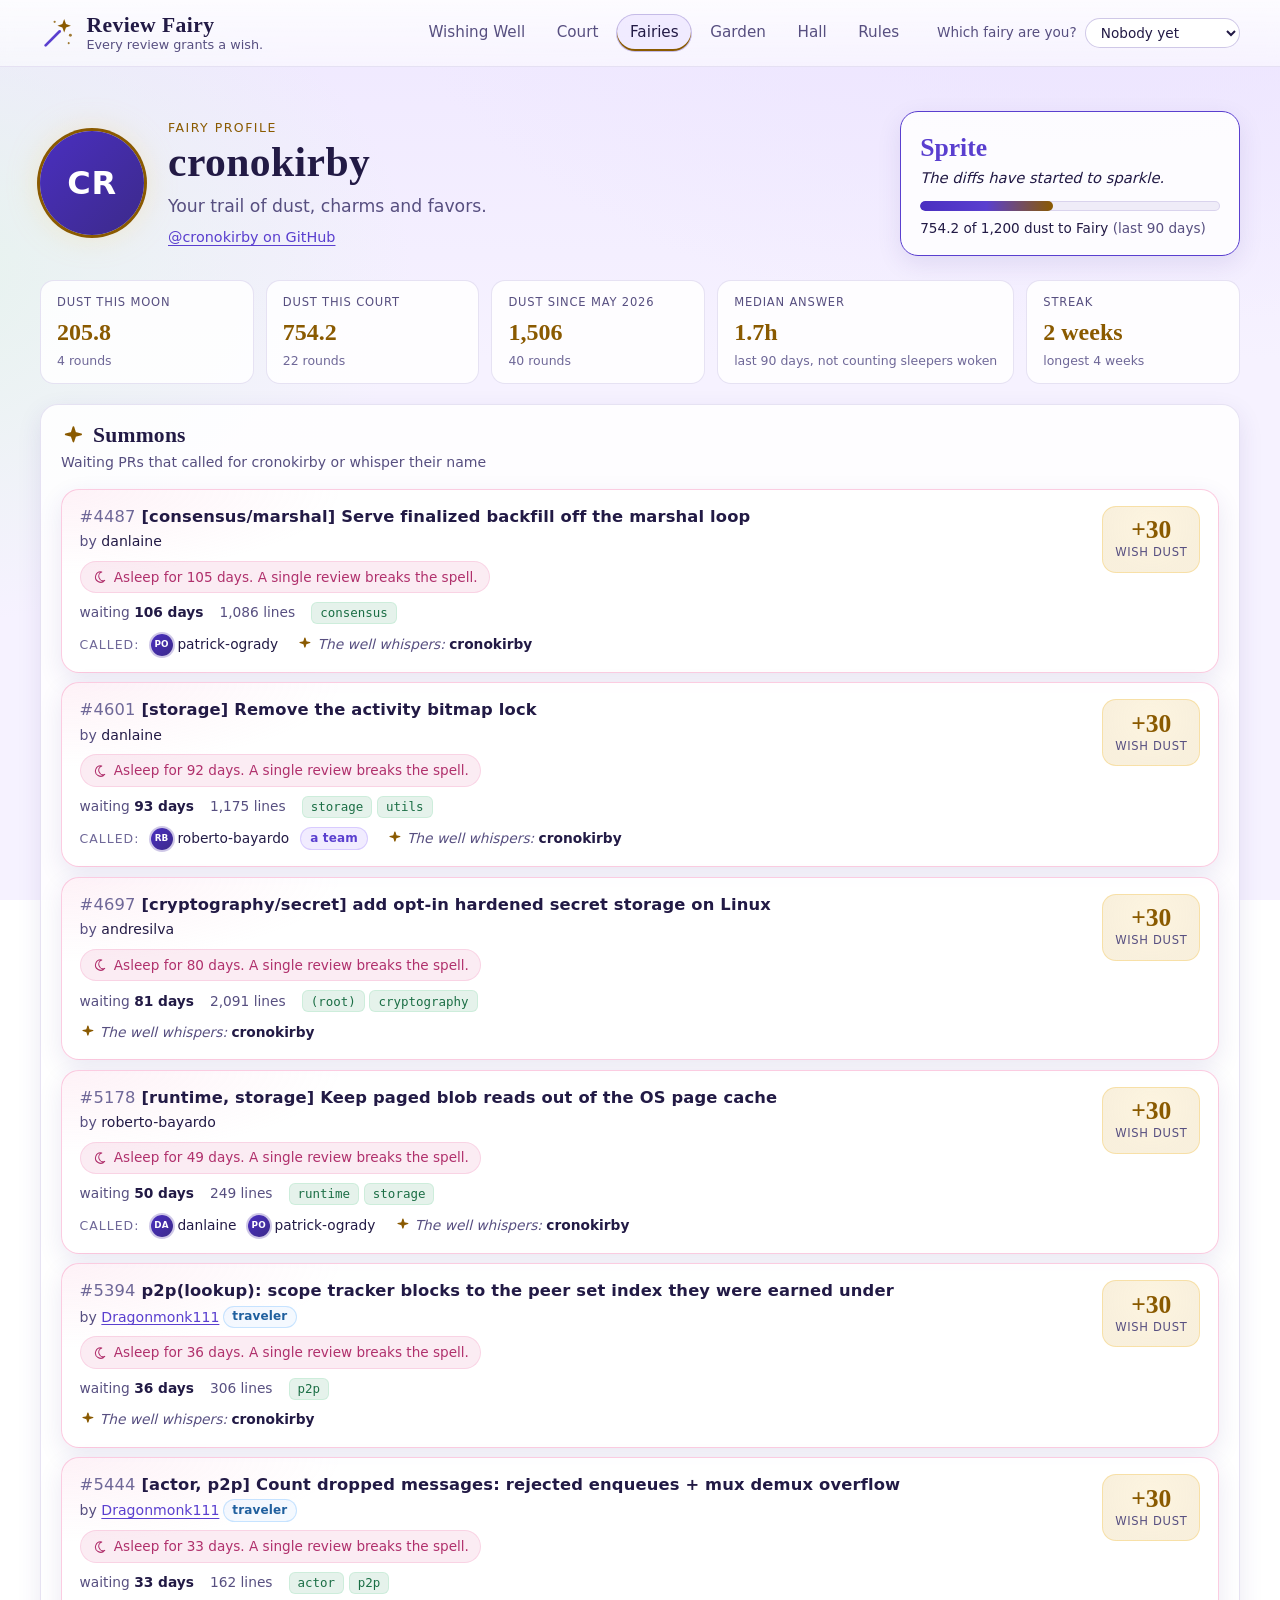
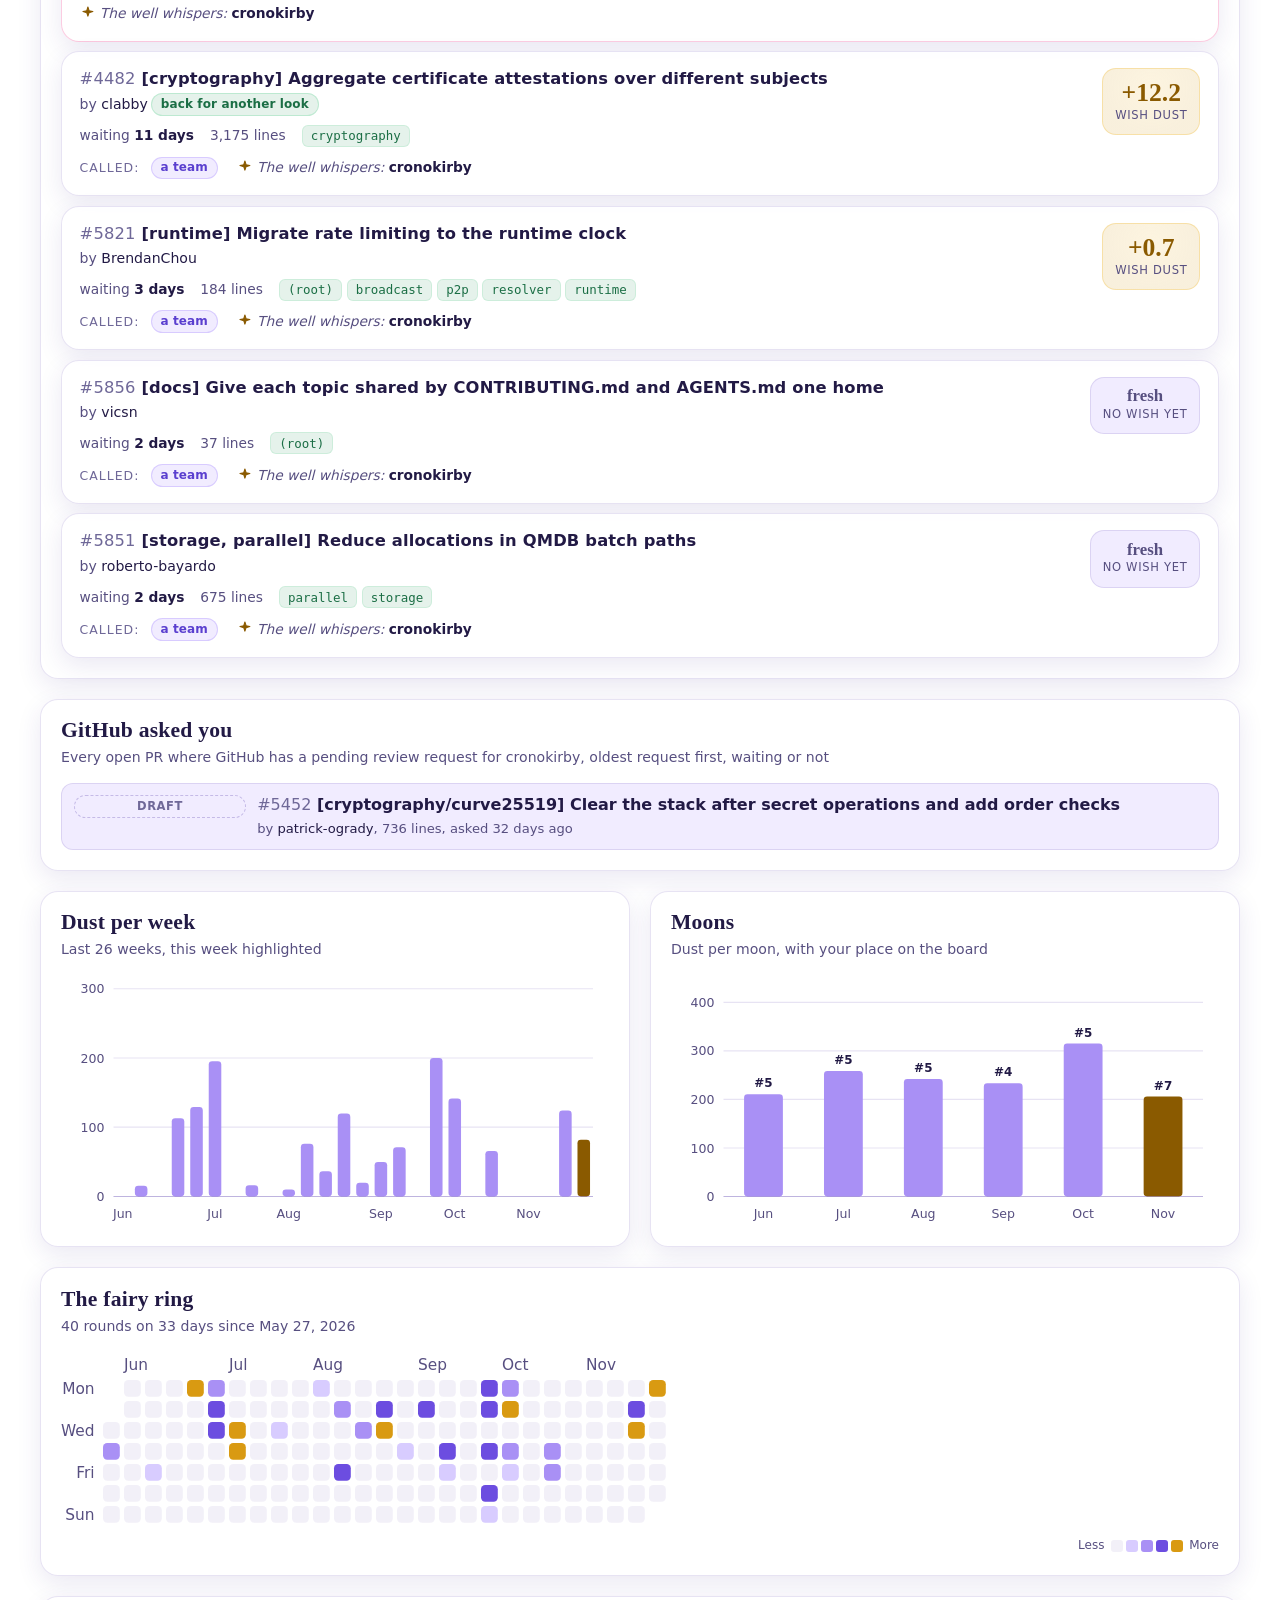
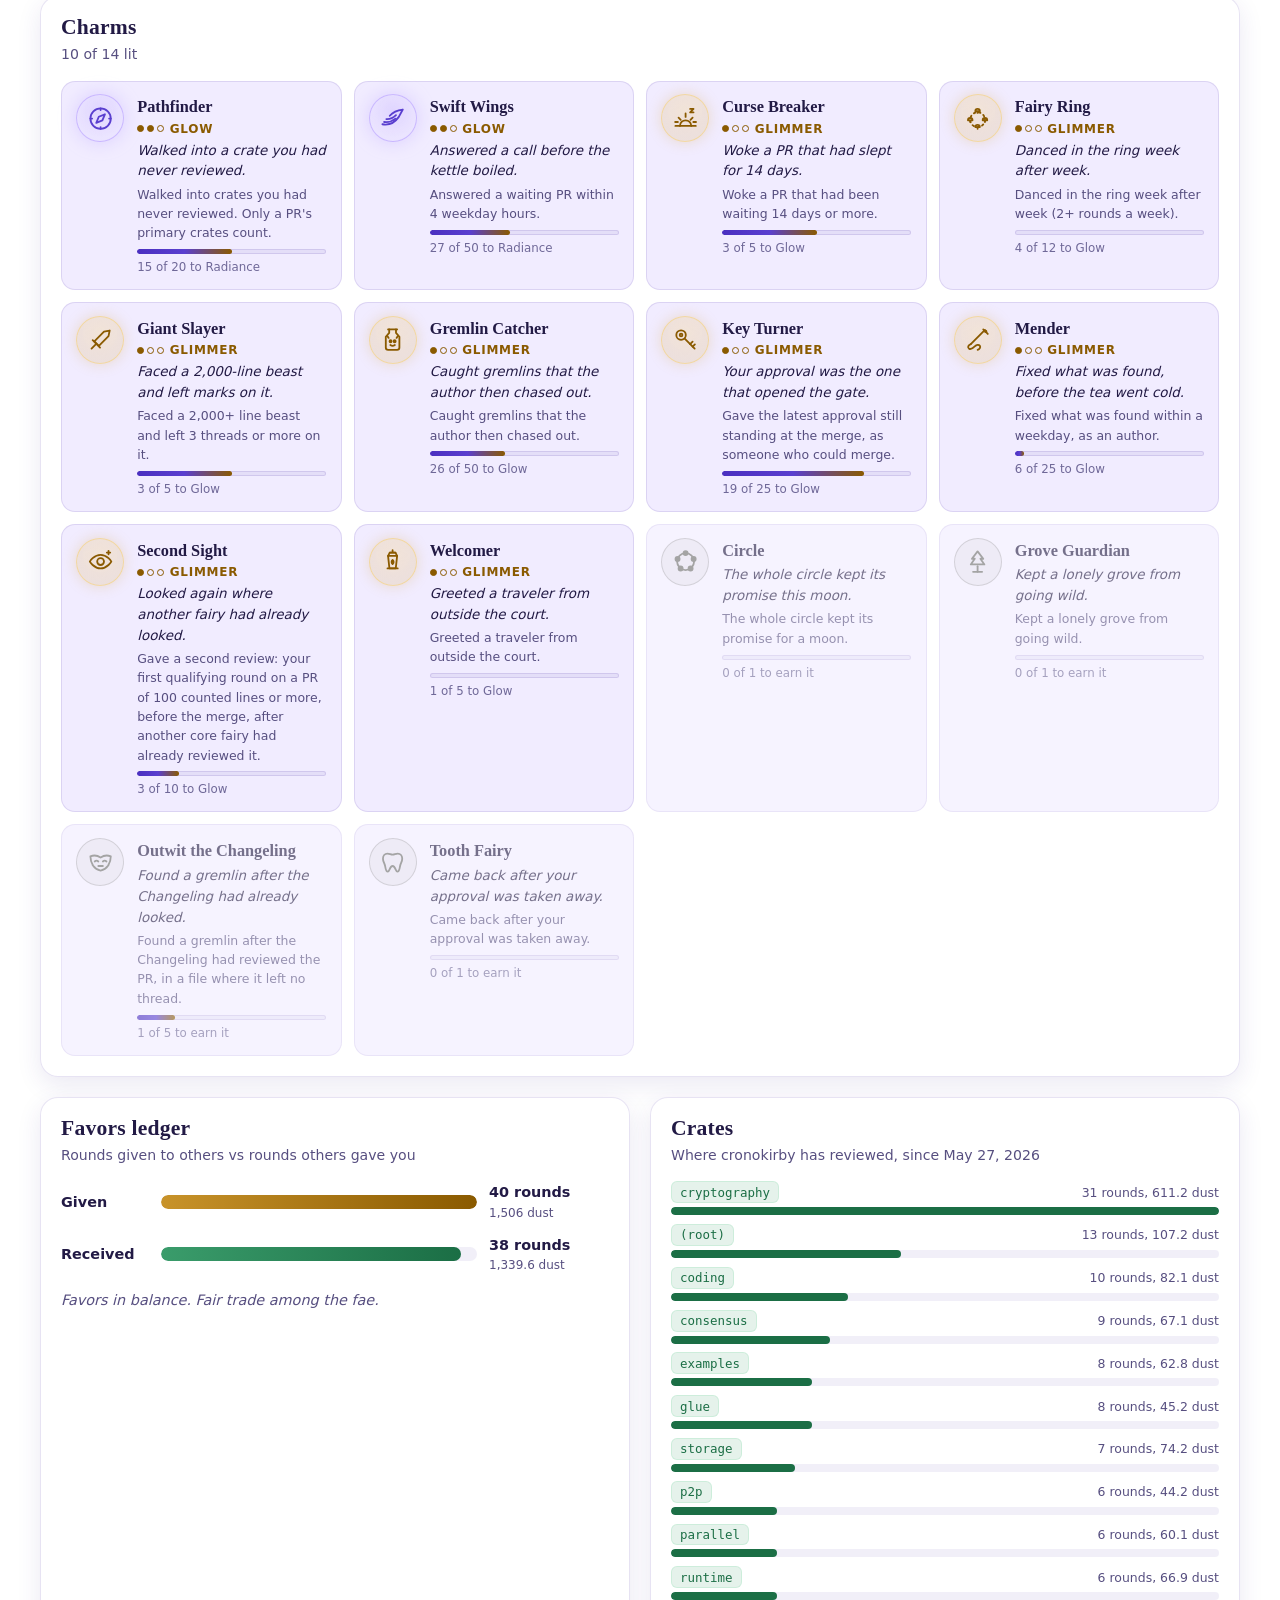
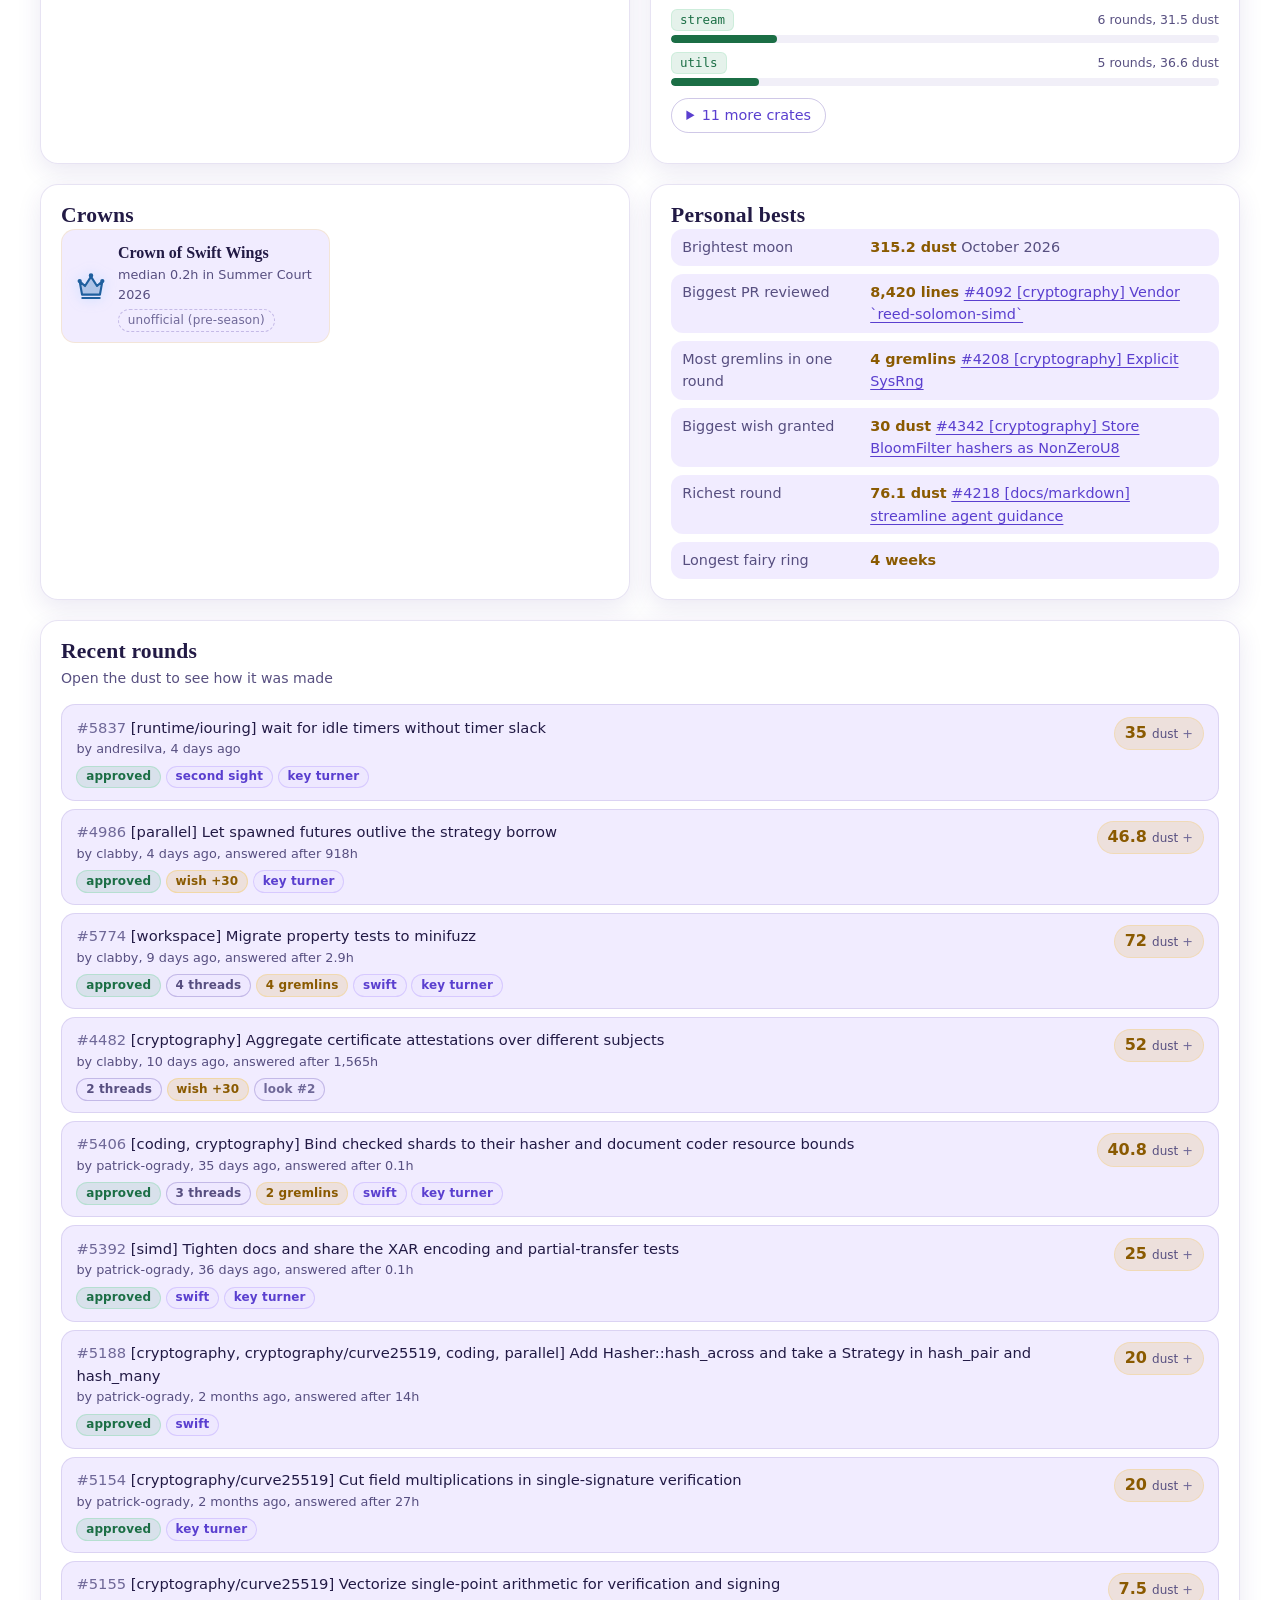
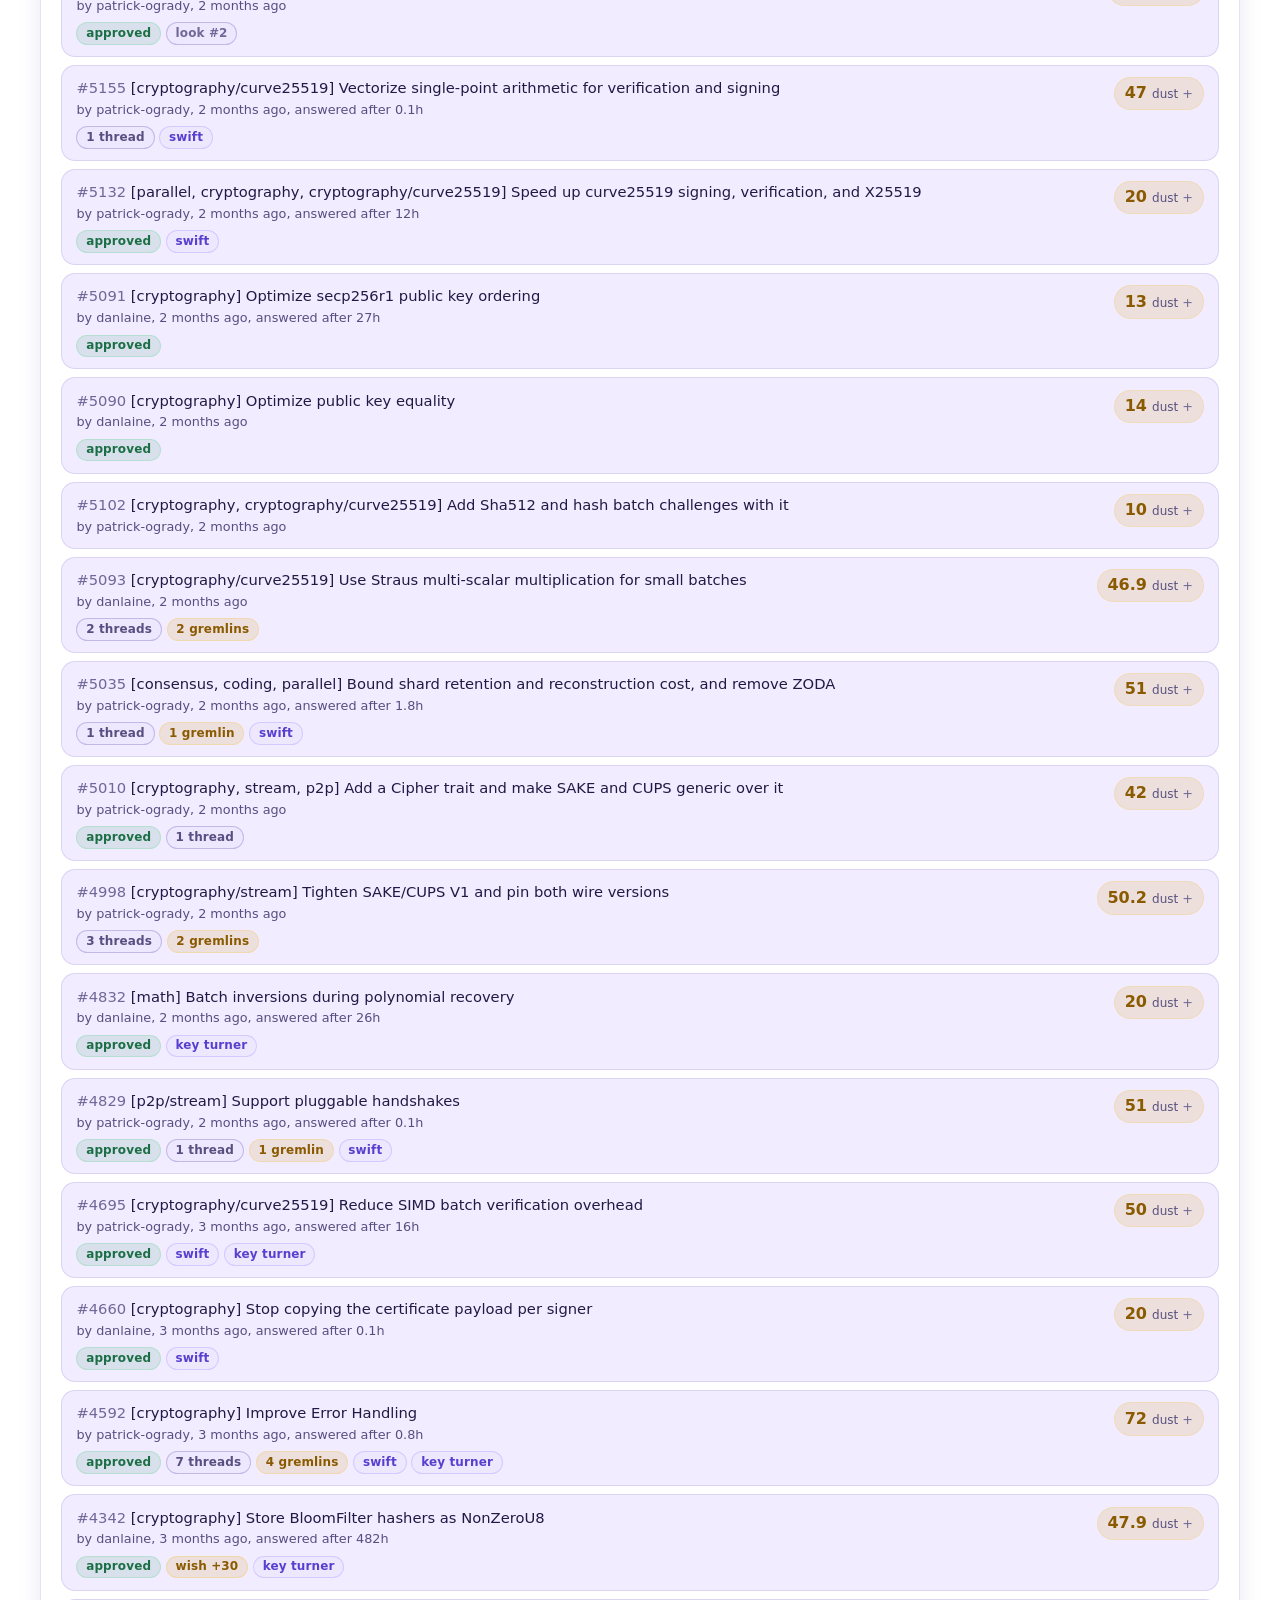
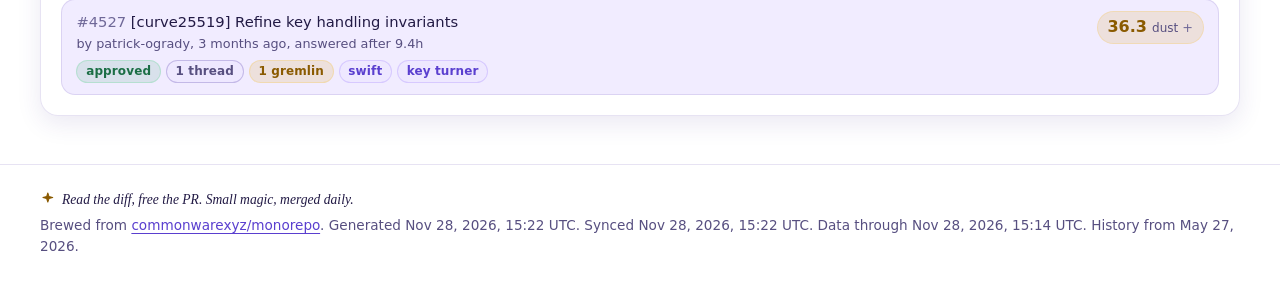
<file: fairies/cronokirby.html>
<!doctype html>
<html lang="en">
<head>
<meta charset="utf-8">
<meta name="viewport" content="width=device-width, initial-scale=1">
<meta name="robots" content="noindex, nofollow">
<meta name="color-scheme" content="dark light">
<meta name="description" content="Review Fairy: Every review grants a wish.">
<title>cronokirby | Review Fairy</title>
<link rel="icon" href="../static/favicon.svg" type="image/svg+xml">
<link rel="stylesheet" href="../static/fairy.css">
<script src="../static/fairy.js" defer></script>
</head>
<body class="page-fairies">
<a class="skip-link" href="#main">Skip to content</a>
<header class="site-header">
  <div class="wrap header-inner">
    <a class="brand" href="../index.html">
      <svg class="logo" viewBox="0 0 32 32" width="32" height="32" aria-hidden="true" focusable="false"><path d="M5 27 17.5 14.5" stroke="currentColor" stroke-width="2.4" stroke-linecap="round"/><path class="logo-star" d="M21.5 3.5l1.6 4.4 4.4 1.6-4.4 1.6-1.6 4.4-1.6-4.4-4.4-1.6 4.4-1.6z"/><circle class="logo-dot" cx="27" cy="18" r="1.3"/><circle class="logo-dot" cx="13" cy="6" r="1"/><circle class="logo-dot" cx="25.5" cy="25" r=".9"/></svg>
      <span class="brand-text"><span class="brand-name">Review Fairy</span><span class="brand-tag">Every review grants a wish.</span></span>
    </a>
    <nav class="site-nav" aria-label="Main">
      <ul>
        <li><a href="../index.html">Wishing Well</a></li>
        <li><a href="../court.html">Court</a></li>
        <li><a href="../fairies.html" aria-current="page">Fairies</a></li>
        <li><a href="../garden.html">Garden</a></li>
        <li><a href="../hall.html">Hall</a></li>
        <li><a href="../rules.html">Rules</a></li>
      </ul>
    </nav>
    <div class="picker" data-picker hidden>
      <label for="fairy-picker">Which fairy are you?</label>
      <select id="fairy-picker">
        <option value="">Nobody yet</option>
        <option value="patrick-ogrady">patrick-ogrady</option>
        <option value="clabby">clabby</option>
        <option value="roberto-bayardo">roberto-bayardo</option>
        <option value="danlaine">danlaine</option>
        <option value="andresilva">andresilva</option>
        <option value="cronokirby">cronokirby</option>
        <option value="BrendanChou">BrendanChou</option>
        <option value="vicsn">vicsn</option>
      </select>
    </div>
  </div>
</header>
<main id="main" class="wrap">
<section class="profile-hero" data-login="cronokirby">
  <span class="avatar avatar-xl" aria-hidden="true"><span class="initials">CR</span><span class="photo" style="background-image: url('https://github.com/cronokirby.png?size=96')"></span></span>
  <div class="hero-text">
    <p class="eyebrow">Fairy profile</p>
    <h1>cronokirby</h1>
    <p class="subtitle">Your trail of dust, charms and favors.</p>
    <p class="hero-links"><a href="https://github.com/cronokirby">@cronokirby on GitHub</a></p>
  </div>
  <div class="level-card lvl-2">
    <p class="level-name">Sprite</p>
<p class="level-line">The diffs have started to sparkle.</p>    <div class="meter level-meter" role="meter" aria-valuemin="0" aria-valuemax="100" aria-valuenow="44.3" aria-label="Progress to the next level"><span style="width: 44.3%"></span></div>
    <p class="level-nums">
      754.2 of 1,200 dust to Fairy
      <span class="muted">(last 90 days)</span>
    </p>
  </div>
</section>
<dl class="stat-strip">
  <div><dt>dust this moon</dt><dd>205.8</dd><span>4 rounds</span></div>
  <div><dt>dust this court</dt><dd>754.2</dd><span>22 rounds</span></div>
  <div title="Totals since May 27, 2026, where the synced history begins"><dt>dust since May 2026</dt><dd>1,506</dd><span>40 rounds</span></div>
  <div title="Answers that woke a Sleeping Beauty are left out. Curse Breaker counts those."><dt>median answer</dt><dd>1.7h</dd><span>last 90 days, not counting sleepers woken</span></div>
  <div><dt>streak</dt><dd>2 weeks</dd><span>longest 4 weeks</span></div>
</dl>

<section class="panel" aria-labelledby="summ-h">
  <h2 id="summ-h"><svg class="icon sparkle-art" viewBox="0 0 24 24" width="24" height="24" fill="none" stroke="currentColor" stroke-width="1.6" stroke-linecap="round" stroke-linejoin="round" aria-hidden="true" focusable="false"><path d="M12 3l1.8 5.6L19.5 10l-5.7 1.6L12 17l-1.8-5.4L4.5 10l5.7-1.4z" fill="currentColor"/></svg> Summons</h2>
  <p class="panel-sub">Waiting PRs that called for cronokirby or whisper their name</p>
  <div class="wish-list compact">
<article class="wish-card sleeping" data-pr="4487">
  <div class="wish-main">
    <h3 class="wish-title"><a href="https://github.com/commonwarexyz/monorepo/pull/4487"><span class="pr-num">#4487</span> [consensus/marshal] Serve finalized backfill off the marshal loop</a></h3>
    <p class="wish-by">
      by <a class="fairy-name" href="../fairies/danlaine.html" title="danlaine">danlaine</a>    </p>
    <p class="spell"><svg class="icon moon-art" viewBox="0 0 24 24" width="24" height="24" fill="none" stroke="currentColor" stroke-width="1.6" stroke-linecap="round" stroke-linejoin="round" aria-hidden="true" focusable="false"><path d="M15 4.5a8 8 0 1 0 4.5 13A6.5 6.5 0 0 1 15 4.5z"/></svg> Asleep for 105 days. A single review breaks the spell.</p>
    <ul class="wish-facts">
      <li title="Waiting since Aug 14, 2026, 19:58 UTC, 75 days counting weekdays">waiting <strong>106 days</strong></li>
      <li>1,086 lines</li>
      <li class="crates" aria-label="Crates"><span class="crate">consensus</span></li>
    </ul>
    <div class="wish-people">
      <p class="requested" title="Pending review requests on GitHub"><span class="label">Called:</span>
<span class="req" data-login="patrick-ogrady"><span class="avatar avatar-xs" aria-hidden="true"><span class="initials">PO</span><span class="photo" style="background-image: url('https://github.com/patrick-ogrady.png?size=96')"></span></span><a class="fairy-name" href="../fairies/patrick-ogrady.html" title="patrick-ogrady">patrick-ogrady</a></span>      </p>
      <p class="whisper" data-login="cronokirby" title="A suggested reviewer who knows these crates and has the lightest recent load. A hint, not a review request."><svg class="icon sparkle-art" viewBox="0 0 24 24" width="24" height="24" fill="none" stroke="currentColor" stroke-width="1.6" stroke-linecap="round" stroke-linejoin="round" aria-hidden="true" focusable="false"><path d="M12 3l1.8 5.6L19.5 10l-5.7 1.6L12 17l-1.8-5.4L4.5 10l5.7-1.4z" fill="currentColor"/></svg> The well whispers: <a class="fairy-name" href="../fairies/cronokirby.html" title="cronokirby">cronokirby</a></p>
    </div>
  </div>
  <div class="wish-value lit" title="Grant this wish for 30 dust.">
    <span class="wish-amt">+30</span><span class="wish-unit">wish dust</span>
  </div>
</article><article class="wish-card sleeping" data-pr="4601">
  <div class="wish-main">
    <h3 class="wish-title"><a href="https://github.com/commonwarexyz/monorepo/pull/4601"><span class="pr-num">#4601</span> [storage] Remove the activity bitmap lock</a></h3>
    <p class="wish-by">
      by <a class="fairy-name" href="../fairies/danlaine.html" title="danlaine">danlaine</a>    </p>
    <p class="spell"><svg class="icon moon-art" viewBox="0 0 24 24" width="24" height="24" fill="none" stroke="currentColor" stroke-width="1.6" stroke-linecap="round" stroke-linejoin="round" aria-hidden="true" focusable="false"><path d="M15 4.5a8 8 0 1 0 4.5 13A6.5 6.5 0 0 1 15 4.5z"/></svg> Asleep for 92 days. A single review breaks the spell.</p>
    <ul class="wish-facts">
      <li title="Waiting since Aug 27, 2026, 21:27 UTC, 66 days counting weekdays">waiting <strong>93 days</strong></li>
      <li>1,175 lines</li>
      <li class="crates" aria-label="Crates"><span class="crate">storage</span><span class="crate">utils</span></li>
    </ul>
    <div class="wish-people">
      <p class="requested" title="Pending review requests on GitHub"><span class="label">Called:</span>
<span class="req" data-login="roberto-bayardo"><span class="avatar avatar-xs" aria-hidden="true"><span class="initials">RB</span><span class="photo" style="background-image: url('https://github.com/roberto-bayardo.png?size=96')"></span></span><a class="fairy-name" href="../fairies/roberto-bayardo.html" title="roberto-bayardo">roberto-bayardo</a></span><span class="tag tag-team" title="A review request for a team GitHub does not show us">a team</span>      </p>
      <p class="whisper" data-login="cronokirby" title="A suggested reviewer who knows these crates and has the lightest recent load. A hint, not a review request."><svg class="icon sparkle-art" viewBox="0 0 24 24" width="24" height="24" fill="none" stroke="currentColor" stroke-width="1.6" stroke-linecap="round" stroke-linejoin="round" aria-hidden="true" focusable="false"><path d="M12 3l1.8 5.6L19.5 10l-5.7 1.6L12 17l-1.8-5.4L4.5 10l5.7-1.4z" fill="currentColor"/></svg> The well whispers: <a class="fairy-name" href="../fairies/cronokirby.html" title="cronokirby">cronokirby</a></p>
    </div>
  </div>
  <div class="wish-value lit" title="Grant this wish for 30 dust.">
    <span class="wish-amt">+30</span><span class="wish-unit">wish dust</span>
  </div>
</article><article class="wish-card sleeping" data-pr="4697">
  <div class="wish-main">
    <h3 class="wish-title"><a href="https://github.com/commonwarexyz/monorepo/pull/4697"><span class="pr-num">#4697</span> [cryptography/secret] add opt-in hardened secret storage on Linux</a></h3>
    <p class="wish-by">
      by <a class="fairy-name" href="../fairies/andresilva.html" title="andresilva">andresilva</a>    </p>
    <p class="spell"><svg class="icon moon-art" viewBox="0 0 24 24" width="24" height="24" fill="none" stroke="currentColor" stroke-width="1.6" stroke-linecap="round" stroke-linejoin="round" aria-hidden="true" focusable="false"><path d="M15 4.5a8 8 0 1 0 4.5 13A6.5 6.5 0 0 1 15 4.5z"/></svg> Asleep for 80 days. A single review breaks the spell.</p>
    <ul class="wish-facts">
      <li title="Waiting since Sep 8, 2026, 17:45 UTC, 58 days counting weekdays">waiting <strong>81 days</strong></li>
      <li>2,091 lines</li>
      <li class="crates" aria-label="Crates"><span class="crate">(root)</span><span class="crate">cryptography</span></li>
    </ul>
    <div class="wish-people">
      <p class="whisper" data-login="cronokirby" title="A suggested reviewer who knows these crates and has the lightest recent load. A hint, not a review request."><svg class="icon sparkle-art" viewBox="0 0 24 24" width="24" height="24" fill="none" stroke="currentColor" stroke-width="1.6" stroke-linecap="round" stroke-linejoin="round" aria-hidden="true" focusable="false"><path d="M12 3l1.8 5.6L19.5 10l-5.7 1.6L12 17l-1.8-5.4L4.5 10l5.7-1.4z" fill="currentColor"/></svg> The well whispers: <a class="fairy-name" href="../fairies/cronokirby.html" title="cronokirby">cronokirby</a></p>
    </div>
  </div>
  <div class="wish-value lit" title="Grant this wish for 30 dust.">
    <span class="wish-amt">+30</span><span class="wish-unit">wish dust</span>
  </div>
</article><article class="wish-card sleeping" data-pr="5178">
  <div class="wish-main">
    <h3 class="wish-title"><a href="https://github.com/commonwarexyz/monorepo/pull/5178"><span class="pr-num">#5178</span> [runtime, storage] Keep paged blob reads out of the OS page cache</a></h3>
    <p class="wish-by">
      by <a class="fairy-name" href="../fairies/roberto-bayardo.html" title="roberto-bayardo">roberto-bayardo</a>    </p>
    <p class="spell"><svg class="icon moon-art" viewBox="0 0 24 24" width="24" height="24" fill="none" stroke="currentColor" stroke-width="1.6" stroke-linecap="round" stroke-linejoin="round" aria-hidden="true" focusable="false"><path d="M15 4.5a8 8 0 1 0 4.5 13A6.5 6.5 0 0 1 15 4.5z"/></svg> Asleep for 49 days. A single review breaks the spell.</p>
    <ul class="wish-facts">
      <li title="Waiting since Oct 9, 2026, 20:14 UTC, 35 days counting weekdays">waiting <strong>50 days</strong></li>
      <li>249 lines</li>
      <li class="crates" aria-label="Crates"><span class="crate">runtime</span><span class="crate">storage</span></li>
    </ul>
    <div class="wish-people">
      <p class="requested" title="Pending review requests on GitHub"><span class="label">Called:</span>
<span class="req" data-login="danlaine"><span class="avatar avatar-xs" aria-hidden="true"><span class="initials">DA</span><span class="photo" style="background-image: url('https://github.com/danlaine.png?size=96')"></span></span><a class="fairy-name" href="../fairies/danlaine.html" title="danlaine">danlaine</a></span><span class="req" data-login="patrick-ogrady"><span class="avatar avatar-xs" aria-hidden="true"><span class="initials">PO</span><span class="photo" style="background-image: url('https://github.com/patrick-ogrady.png?size=96')"></span></span><a class="fairy-name" href="../fairies/patrick-ogrady.html" title="patrick-ogrady">patrick-ogrady</a></span>      </p>
      <p class="whisper" data-login="cronokirby" title="A suggested reviewer who knows these crates and has the lightest recent load. A hint, not a review request."><svg class="icon sparkle-art" viewBox="0 0 24 24" width="24" height="24" fill="none" stroke="currentColor" stroke-width="1.6" stroke-linecap="round" stroke-linejoin="round" aria-hidden="true" focusable="false"><path d="M12 3l1.8 5.6L19.5 10l-5.7 1.6L12 17l-1.8-5.4L4.5 10l5.7-1.4z" fill="currentColor"/></svg> The well whispers: <a class="fairy-name" href="../fairies/cronokirby.html" title="cronokirby">cronokirby</a></p>
    </div>
  </div>
  <div class="wish-value lit" title="Grant this wish for 30 dust.">
    <span class="wish-amt">+30</span><span class="wish-unit">wish dust</span>
  </div>
</article><article class="wish-card sleeping" data-pr="5394">
  <div class="wish-main">
    <h3 class="wish-title"><a href="https://github.com/commonwarexyz/monorepo/pull/5394"><span class="pr-num">#5394</span> p2p(lookup): scope tracker blocks to the peer set index they were earned under</a></h3>
    <p class="wish-by">
      by <a class="outsider" href="https://github.com/Dragonmonk111">Dragonmonk111</a><span class="tag tag-external" title="Author is outside the core team">traveler</span>    </p>
    <p class="spell"><svg class="icon moon-art" viewBox="0 0 24 24" width="24" height="24" fill="none" stroke="currentColor" stroke-width="1.6" stroke-linecap="round" stroke-linejoin="round" aria-hidden="true" focusable="false"><path d="M15 4.5a8 8 0 1 0 4.5 13A6.5 6.5 0 0 1 15 4.5z"/></svg> Asleep for 36 days. A single review breaks the spell.</p>
    <ul class="wish-facts">
      <li title="Waiting since Oct 23, 2026, 04:51 UTC, 26 days counting weekdays">waiting <strong>36 days</strong></li>
      <li>306 lines</li>
      <li class="crates" aria-label="Crates"><span class="crate">p2p</span></li>
    </ul>
    <div class="wish-people">
      <p class="whisper" data-login="cronokirby" title="A suggested reviewer who knows these crates and has the lightest recent load. A hint, not a review request."><svg class="icon sparkle-art" viewBox="0 0 24 24" width="24" height="24" fill="none" stroke="currentColor" stroke-width="1.6" stroke-linecap="round" stroke-linejoin="round" aria-hidden="true" focusable="false"><path d="M12 3l1.8 5.6L19.5 10l-5.7 1.6L12 17l-1.8-5.4L4.5 10l5.7-1.4z" fill="currentColor"/></svg> The well whispers: <a class="fairy-name" href="../fairies/cronokirby.html" title="cronokirby">cronokirby</a></p>
    </div>
  </div>
  <div class="wish-value lit" title="Grant this wish for 30 dust.">
    <span class="wish-amt">+30</span><span class="wish-unit">wish dust</span>
  </div>
</article><article class="wish-card sleeping" data-pr="5444">
  <div class="wish-main">
    <h3 class="wish-title"><a href="https://github.com/commonwarexyz/monorepo/pull/5444"><span class="pr-num">#5444</span> [actor, p2p] Count dropped messages: rejected enqueues + mux demux overflow</a></h3>
    <p class="wish-by">
      by <a class="outsider" href="https://github.com/Dragonmonk111">Dragonmonk111</a><span class="tag tag-external" title="Author is outside the core team">traveler</span>    </p>
    <p class="spell"><svg class="icon moon-art" viewBox="0 0 24 24" width="24" height="24" fill="none" stroke="currentColor" stroke-width="1.6" stroke-linecap="round" stroke-linejoin="round" aria-hidden="true" focusable="false"><path d="M15 4.5a8 8 0 1 0 4.5 13A6.5 6.5 0 0 1 15 4.5z"/></svg> Asleep for 33 days. A single review breaks the spell.</p>
    <ul class="wish-facts">
      <li title="Waiting since Oct 26, 2026, 12:07 UTC, 24 days counting weekdays">waiting <strong>33 days</strong></li>
      <li>162 lines</li>
      <li class="crates" aria-label="Crates"><span class="crate">actor</span><span class="crate">p2p</span></li>
    </ul>
    <div class="wish-people">
      <p class="whisper" data-login="cronokirby" title="A suggested reviewer who knows these crates and has the lightest recent load. A hint, not a review request."><svg class="icon sparkle-art" viewBox="0 0 24 24" width="24" height="24" fill="none" stroke="currentColor" stroke-width="1.6" stroke-linecap="round" stroke-linejoin="round" aria-hidden="true" focusable="false"><path d="M12 3l1.8 5.6L19.5 10l-5.7 1.6L12 17l-1.8-5.4L4.5 10l5.7-1.4z" fill="currentColor"/></svg> The well whispers: <a class="fairy-name" href="../fairies/cronokirby.html" title="cronokirby">cronokirby</a></p>
    </div>
  </div>
  <div class="wish-value lit" title="Grant this wish for 30 dust.">
    <span class="wish-amt">+30</span><span class="wish-unit">wish dust</span>
  </div>
</article><article class="wish-card" data-pr="4482">
  <div class="wish-main">
    <h3 class="wish-title"><a href="https://github.com/commonwarexyz/monorepo/pull/4482"><span class="pr-num">#4482</span> [cryptography] Aggregate certificate attestations over different subjects</a></h3>
    <p class="wish-by">
      by <a class="fairy-name" href="../fairies/clabby.html" title="clabby">clabby</a><span class="tag tag-returning">back for another look</span>    </p>
    <ul class="wish-facts">
      <li title="Waiting since Nov 17, 2026, 21:04 UTC, 8 days counting weekdays">waiting <strong>11 days</strong></li>
      <li>3,175 lines</li>
      <li class="crates" aria-label="Crates"><span class="crate">cryptography</span></li>
    </ul>
    <div class="wish-people">
      <p class="requested" title="Pending review requests on GitHub"><span class="label">Called:</span>
<span class="tag tag-team" title="A review request for a team GitHub does not show us">a team</span>      </p>
      <p class="whisper" data-login="cronokirby" title="A suggested reviewer who knows these crates and has the lightest recent load. A hint, not a review request."><svg class="icon sparkle-art" viewBox="0 0 24 24" width="24" height="24" fill="none" stroke="currentColor" stroke-width="1.6" stroke-linecap="round" stroke-linejoin="round" aria-hidden="true" focusable="false"><path d="M12 3l1.8 5.6L19.5 10l-5.7 1.6L12 17l-1.8-5.4L4.5 10l5.7-1.4z" fill="currentColor"/></svg> The well whispers: <a class="fairy-name" href="../fairies/cronokirby.html" title="cronokirby">cronokirby</a></p>
    </div>
  </div>
  <div class="wish-value lit" title="Grant this wish for 12.2 dust.">
    <span class="wish-amt">+12.2</span><span class="wish-unit">wish dust</span>
  </div>
</article><article class="wish-card" data-pr="5821">
  <div class="wish-main">
    <h3 class="wish-title"><a href="https://github.com/commonwarexyz/monorepo/pull/5821"><span class="pr-num">#5821</span> [runtime] Migrate rate limiting to the runtime clock</a></h3>
    <p class="wish-by">
      by <a class="fairy-name" href="../fairies/BrendanChou.html" title="BrendanChou">BrendanChou</a>    </p>
    <ul class="wish-facts">
      <li title="Waiting since Nov 25, 2026, 15:33 UTC, 2 days counting weekdays">waiting <strong>3 days</strong></li>
      <li>184 lines</li>
      <li class="crates" aria-label="Crates"><span class="crate">(root)</span><span class="crate">broadcast</span><span class="crate">p2p</span><span class="crate">resolver</span><span class="crate">runtime</span></li>
    </ul>
    <div class="wish-people">
      <p class="requested" title="Pending review requests on GitHub"><span class="label">Called:</span>
<span class="tag tag-team" title="A review request for a team GitHub does not show us">a team</span>      </p>
      <p class="whisper" data-login="cronokirby" title="A suggested reviewer who knows these crates and has the lightest recent load. A hint, not a review request."><svg class="icon sparkle-art" viewBox="0 0 24 24" width="24" height="24" fill="none" stroke="currentColor" stroke-width="1.6" stroke-linecap="round" stroke-linejoin="round" aria-hidden="true" focusable="false"><path d="M12 3l1.8 5.6L19.5 10l-5.7 1.6L12 17l-1.8-5.4L4.5 10l5.7-1.4z" fill="currentColor"/></svg> The well whispers: <a class="fairy-name" href="../fairies/cronokirby.html" title="cronokirby">cronokirby</a></p>
    </div>
  </div>
  <div class="wish-value lit" title="Grant this wish for 0.7 dust.">
    <span class="wish-amt">+0.7</span><span class="wish-unit">wish dust</span>
  </div>
</article><article class="wish-card" data-pr="5856">
  <div class="wish-main">
    <h3 class="wish-title"><a href="https://github.com/commonwarexyz/monorepo/pull/5856"><span class="pr-num">#5856</span> [docs] Give each topic shared by CONTRIBUTING.md and AGENTS.md one home</a></h3>
    <p class="wish-by">
      by <a class="fairy-name" href="../fairies/vicsn.html" title="vicsn">vicsn</a>    </p>
    <ul class="wish-facts">
      <li title="Waiting since Nov 26, 2026, 10:22 UTC, 2 days counting weekdays">waiting <strong>2 days</strong></li>
      <li>37 lines</li>
      <li class="crates" aria-label="Crates"><span class="crate">(root)</span></li>
    </ul>
    <div class="wish-people">
      <p class="requested" title="Pending review requests on GitHub"><span class="label">Called:</span>
<span class="tag tag-team" title="A review request for a team GitHub does not show us">a team</span>      </p>
      <p class="whisper" data-login="cronokirby" title="A suggested reviewer who knows these crates and has the lightest recent load. A hint, not a review request."><svg class="icon sparkle-art" viewBox="0 0 24 24" width="24" height="24" fill="none" stroke="currentColor" stroke-width="1.6" stroke-linecap="round" stroke-linejoin="round" aria-hidden="true" focusable="false"><path d="M12 3l1.8 5.6L19.5 10l-5.7 1.6L12 17l-1.8-5.4L4.5 10l5.7-1.4z" fill="currentColor"/></svg> The well whispers: <a class="fairy-name" href="../fairies/cronokirby.html" title="cronokirby">cronokirby</a></p>
    </div>
  </div>
  <div class="wish-value" title="Grant this wish for 0 dust.">
    <span class="wish-amt small">fresh</span><span class="wish-unit">no wish yet</span>
  </div>
</article><article class="wish-card" data-pr="5851">
  <div class="wish-main">
    <h3 class="wish-title"><a href="https://github.com/commonwarexyz/monorepo/pull/5851"><span class="pr-num">#5851</span> [storage, parallel] Reduce allocations in QMDB batch paths</a></h3>
    <p class="wish-by">
      by <a class="fairy-name" href="../fairies/roberto-bayardo.html" title="roberto-bayardo">roberto-bayardo</a>    </p>
    <ul class="wish-facts">
      <li title="Waiting since Nov 26, 2026, 15:38 UTC, 1 day counting weekdays">waiting <strong>2 days</strong></li>
      <li>675 lines</li>
      <li class="crates" aria-label="Crates"><span class="crate">parallel</span><span class="crate">storage</span></li>
    </ul>
    <div class="wish-people">
      <p class="requested" title="Pending review requests on GitHub"><span class="label">Called:</span>
<span class="tag tag-team" title="A review request for a team GitHub does not show us">a team</span>      </p>
      <p class="whisper" data-login="cronokirby" title="A suggested reviewer who knows these crates and has the lightest recent load. A hint, not a review request."><svg class="icon sparkle-art" viewBox="0 0 24 24" width="24" height="24" fill="none" stroke="currentColor" stroke-width="1.6" stroke-linecap="round" stroke-linejoin="round" aria-hidden="true" focusable="false"><path d="M12 3l1.8 5.6L19.5 10l-5.7 1.6L12 17l-1.8-5.4L4.5 10l5.7-1.4z" fill="currentColor"/></svg> The well whispers: <a class="fairy-name" href="../fairies/cronokirby.html" title="cronokirby">cronokirby</a></p>
    </div>
  </div>
  <div class="wish-value" title="Grant this wish for 0 dust.">
    <span class="wish-amt small">fresh</span><span class="wish-unit">no wish yet</span>
  </div>
</article>  </div>
</section>
<section class="panel" aria-labelledby="asked-h">
  <h2 id="asked-h">GitHub asked you</h2>
  <p class="panel-sub">Every open PR where GitHub has a pending review request for cronokirby, oldest request first, waiting or not</p>
  <ul class="asked-list">
<li class="asked-item" data-pr="5452">
  <span class="chip chip-draft">draft</span>
  <div class="asked-text">
    <a class="pr-link" href="https://github.com/commonwarexyz/monorepo/pull/5452"><span class="pr-num">#5452</span> [cryptography/curve25519] Clear the stack after secret operations and add order checks</a>
    <span class="asked-meta">by <a class="fairy-name" href="../fairies/patrick-ogrady.html" title="patrick-ogrady">patrick-ogrady</a>, 736 lines, asked <time datetime="2026-10-26T22:00:04Z" title="Oct 26, 2026, 22:00 UTC">32 days ago</time></span>
  </div>
</li>  </ul>
</section>

<div class="two-col">
  <section class="panel" aria-labelledby="weekly-h">
    <h2 id="weekly-h">Dust per week</h2>
    <p class="panel-sub">Last 26 weeks, this week highlighted</p>
<div class="chart-box"><svg class="chart bar-chart dust-bars" viewBox="0 0 480 220" width="480" height="220" role="img" aria-labelledby="chart10t chart10d" focusable="false"><title id="chart10t">Fairy dust per week for cronokirby</title><desc id="chart10d">26 weeks, 1,465.3 dust in total.</desc><line class="grid" x1="46" x2="466" y1="194" y2="194"/><text class="tick" x="38" y="198" text-anchor="end">0</text><line class="grid" x1="46" x2="466" y1="133.3" y2="133.3"/><text class="tick" x="38" y="137.3" text-anchor="end">100</text><line class="grid" x1="46" x2="466" y1="72.7" y2="72.7"/><text class="tick" x="38" y="76.7" text-anchor="end">200</text><line class="grid" x1="46" x2="466" y1="12" y2="12"/><text class="tick" x="38" y="16" text-anchor="end">300</text><rect class="bar zero" x="48.6" y="194" width="11" height="0" rx="3"><title>Week of Jun 1, 2026: 0 dust</title></rect><rect class="bar" x="64.7" y="184.7" width="11" height="9.3" rx="3"><title>Week of Jun 8, 2026: 15.4 dust</title></rect><rect class="bar zero" x="80.9" y="194" width="11" height="0" rx="3"><title>Week of Jun 15, 2026: 0 dust</title></rect><rect class="bar" x="97" y="125.4" width="11" height="68.6" rx="3"><title>Week of Jun 22, 2026: 113 dust</title></rect><rect class="bar" x="113.2" y="115.7" width="11" height="78.3" rx="3"><title>Week of Jun 29, 2026: 129.1 dust</title></rect><rect class="bar" x="129.4" y="75.5" width="11" height="118.5" rx="3"><title>Week of Jul 6, 2026: 195.3 dust</title></rect><rect class="bar zero" x="145.5" y="194" width="11" height="0" rx="3"><title>Week of Jul 13, 2026: 0 dust</title></rect><rect class="bar" x="161.7" y="184.2" width="11" height="9.8" rx="3"><title>Week of Jul 20, 2026: 16.1 dust</title></rect><rect class="bar zero" x="177.8" y="194" width="11" height="0" rx="3"><title>Week of Jul 27, 2026: 0 dust</title></rect><rect class="bar" x="194" y="187.9" width="11" height="6.1" rx="3"><title>Week of Aug 3, 2026: 10 dust</title></rect><rect class="bar" x="210.1" y="147.9" width="11" height="46.1" rx="3"><title>Week of Aug 10, 2026: 76 dust</title></rect><rect class="bar" x="226.3" y="172" width="11" height="22" rx="3"><title>Week of Aug 17, 2026: 36.3 dust</title></rect><rect class="bar" x="242.4" y="121.3" width="11" height="72.7" rx="3"><title>Week of Aug 24, 2026: 119.9 dust</title></rect><rect class="bar" x="258.6" y="181.9" width="11" height="12.1" rx="3"><title>Week of Aug 31, 2026: 20 dust</title></rect><rect class="bar" x="274.7" y="163.7" width="11" height="30.3" rx="3"><title>Week of Sep 7, 2026: 50 dust</title></rect><rect class="bar" x="290.9" y="150.9" width="11" height="43.1" rx="3"><title>Week of Sep 14, 2026: 71 dust</title></rect><rect class="bar zero" x="307" y="194" width="11" height="0" rx="3"><title>Week of Sep 21, 2026: 0 dust</title></rect><rect class="bar" x="323.2" y="72.6" width="11" height="121.4" rx="3"><title>Week of Sep 28, 2026: 200.1 dust</title></rect><rect class="bar" x="339.4" y="108.2" width="11" height="85.8" rx="3"><title>Week of Oct 5, 2026: 141.5 dust</title></rect><rect class="bar zero" x="355.5" y="194" width="11" height="0" rx="3"><title>Week of Oct 12, 2026: 0 dust</title></rect><rect class="bar" x="371.7" y="154.1" width="11" height="39.9" rx="3"><title>Week of Oct 19, 2026: 65.8 dust</title></rect><rect class="bar zero" x="387.8" y="194" width="11" height="0" rx="3"><title>Week of Oct 26, 2026: 0 dust</title></rect><rect class="bar zero" x="404" y="194" width="11" height="0" rx="3"><title>Week of Nov 2, 2026: 0 dust</title></rect><rect class="bar zero" x="420.1" y="194" width="11" height="0" rx="3"><title>Week of Nov 9, 2026: 0 dust</title></rect><rect class="bar" x="436.3" y="118.8" width="11" height="75.2" rx="3"><title>Week of Nov 16, 2026: 124 dust</title></rect><rect class="bar hl" x="452.4" y="144.4" width="11" height="49.6" rx="3"><title>Week of Nov 23, 2026: 81.8 dust</title></rect><line class="axis" x1="46" x2="466" y1="194" y2="194"/><text class="xlabel" x="54.1" y="213" text-anchor="middle">Jun</text><text class="xlabel" x="134.8" y="213" text-anchor="middle">Jul</text><text class="xlabel" x="199.5" y="213" text-anchor="middle">Aug</text><text class="xlabel" x="280.2" y="213" text-anchor="middle">Sep</text><text class="xlabel" x="344.8" y="213" text-anchor="middle">Oct</text><text class="xlabel" x="409.5" y="213" text-anchor="middle">Nov</text></svg></div>  </section>
  <section class="panel" aria-labelledby="moons-h">
    <h2 id="moons-h">Moons</h2>
    <p class="panel-sub">Dust per moon, with your place on the board</p>
<div class="chart-box"><svg class="chart bar-chart moon-bars" viewBox="0 0 480 220" width="480" height="220" role="img" aria-labelledby="chart11t chart11d" focusable="false"><title id="chart11t">Fairy dust per moon for cronokirby</title><desc id="chart11d">Dust per month, with the rank on the moon board above each bar.</desc><line class="grid" x1="46" x2="466" y1="194" y2="194"/><text class="tick" x="38" y="198" text-anchor="end">0</text><line class="grid" x1="46" x2="466" y1="151.5" y2="151.5"/><text class="tick" x="38" y="155.5" text-anchor="end">100</text><line class="grid" x1="46" x2="466" y1="109" y2="109"/><text class="tick" x="38" y="113" text-anchor="end">200</text><line class="grid" x1="46" x2="466" y1="66.5" y2="66.5"/><text class="tick" x="38" y="70.5" text-anchor="end">300</text><line class="grid" x1="46" x2="466" y1="24" y2="24"/><text class="tick" x="38" y="28" text-anchor="end">400</text><rect class="bar" x="64" y="104.5" width="34" height="89.5" rx="3"><title>June 2026: 210.5 dust, rank 5</title></rect><text class="bar-label" x="81" y="98.5" text-anchor="middle">#5</text><rect class="bar" x="134" y="84.2" width="34" height="109.8" rx="3"><title>July 2026: 258.4 dust, rank 5</title></rect><text class="bar-label" x="151" y="78.2" text-anchor="middle">#5</text><rect class="bar" x="204" y="91.1" width="34" height="102.9" rx="3"><title>August 2026: 242.2 dust, rank 5</title></rect><text class="bar-label" x="221" y="85.1" text-anchor="middle">#5</text><rect class="bar" x="274" y="94.9" width="34" height="99.1" rx="3"><title>September 2026: 233.2 dust, rank 4</title></rect><text class="bar-label" x="291" y="88.9" text-anchor="middle">#4</text><rect class="bar" x="344" y="60" width="34" height="134" rx="3"><title>October 2026: 315.2 dust, rank 5</title></rect><text class="bar-label" x="361" y="54" text-anchor="middle">#5</text><rect class="bar hl" x="414" y="106.5" width="34" height="87.5" rx="3"><title>November 2026: 205.8 dust, rank 7</title></rect><text class="bar-label" x="431" y="100.5" text-anchor="middle">#7</text><line class="axis" x1="46" x2="466" y1="194" y2="194"/><text class="xlabel" x="81" y="213" text-anchor="middle">Jun</text><text class="xlabel" x="151" y="213" text-anchor="middle">Jul</text><text class="xlabel" x="221" y="213" text-anchor="middle">Aug</text><text class="xlabel" x="291" y="213" text-anchor="middle">Sep</text><text class="xlabel" x="361" y="213" text-anchor="middle">Oct</text><text class="xlabel" x="431" y="213" text-anchor="middle">Nov</text></svg></div>  </section>
</div>

<section class="panel" aria-labelledby="ring-h">
  <h2 id="ring-h">The fairy ring</h2>
  <p class="panel-sub">40 rounds on 33 days since May 27, 2026</p>
  <div class="chart-box ring-box"><svg class="chart ring" viewBox="0 0 437 127" width="437" height="127" style="--ring-w: 437px" role="img" aria-labelledby="chart12t chart12d" focusable="false"><title id="chart12t">Fairy ring calendar for cronokirby</title><desc id="chart12d">Review rounds per day, one column per week.</desc><text class="tick" x="24" y="30" text-anchor="end">Mon</text><text class="tick" x="24" y="60" text-anchor="end">Wed</text><text class="tick" x="24" y="90" text-anchor="end">Fri</text><text class="tick" x="24" y="120" text-anchor="end">Sun</text><rect class="day l0" x="30" y="50" width="12" height="12" rx="3"><title>May 27, 2026: no rounds</title></rect><rect class="day l2" x="30" y="65" width="12" height="12" rx="3"><title>May 28, 2026: 1 round, 40.7 dust</title></rect><rect class="day l0" x="30" y="80" width="12" height="12" rx="3"><title>May 29, 2026: no rounds</title></rect><rect class="day l0" x="30" y="95" width="12" height="12" rx="3"><title>May 30, 2026: no rounds</title></rect><rect class="day l0" x="30" y="110" width="12" height="12" rx="3"><title>May 31, 2026: no rounds</title></rect><text class="xlabel" x="45" y="13">Jun</text><rect class="day l0" x="45" y="20" width="12" height="12" rx="3"><title>Jun 1, 2026: no rounds</title></rect><rect class="day l0" x="45" y="35" width="12" height="12" rx="3"><title>Jun 2, 2026: no rounds</title></rect><rect class="day l0" x="45" y="50" width="12" height="12" rx="3"><title>Jun 3, 2026: no rounds</title></rect><rect class="day l0" x="45" y="65" width="12" height="12" rx="3"><title>Jun 4, 2026: no rounds</title></rect><rect class="day l0" x="45" y="80" width="12" height="12" rx="3"><title>Jun 5, 2026: no rounds</title></rect><rect class="day l0" x="45" y="95" width="12" height="12" rx="3"><title>Jun 6, 2026: no rounds</title></rect><rect class="day l0" x="45" y="110" width="12" height="12" rx="3"><title>Jun 7, 2026: no rounds</title></rect><rect class="day l0" x="60" y="20" width="12" height="12" rx="3"><title>Jun 8, 2026: no rounds</title></rect><rect class="day l0" x="60" y="35" width="12" height="12" rx="3"><title>Jun 9, 2026: no rounds</title></rect><rect class="day l0" x="60" y="50" width="12" height="12" rx="3"><title>Jun 10, 2026: no rounds</title></rect><rect class="day l0" x="60" y="65" width="12" height="12" rx="3"><title>Jun 11, 2026: no rounds</title></rect><rect class="day l1" x="60" y="80" width="12" height="12" rx="3"><title>Jun 12, 2026: 1 round, 15.4 dust</title></rect><rect class="day l0" x="60" y="95" width="12" height="12" rx="3"><title>Jun 13, 2026: no rounds</title></rect><rect class="day l0" x="60" y="110" width="12" height="12" rx="3"><title>Jun 14, 2026: no rounds</title></rect><rect class="day l0" x="75" y="20" width="12" height="12" rx="3"><title>Jun 15, 2026: no rounds</title></rect><rect class="day l0" x="75" y="35" width="12" height="12" rx="3"><title>Jun 16, 2026: no rounds</title></rect><rect class="day l0" x="75" y="50" width="12" height="12" rx="3"><title>Jun 17, 2026: no rounds</title></rect><rect class="day l0" x="75" y="65" width="12" height="12" rx="3"><title>Jun 18, 2026: no rounds</title></rect><rect class="day l0" x="75" y="80" width="12" height="12" rx="3"><title>Jun 19, 2026: no rounds</title></rect><rect class="day l0" x="75" y="95" width="12" height="12" rx="3"><title>Jun 20, 2026: no rounds</title></rect><rect class="day l0" x="75" y="110" width="12" height="12" rx="3"><title>Jun 21, 2026: no rounds</title></rect><rect class="day l4" x="90" y="20" width="12" height="12" rx="3"><title>Jun 22, 2026: 2 rounds, 113 dust</title></rect><rect class="day l0" x="90" y="35" width="12" height="12" rx="3"><title>Jun 23, 2026: no rounds</title></rect><rect class="day l0" x="90" y="50" width="12" height="12" rx="3"><title>Jun 24, 2026: no rounds</title></rect><rect class="day l0" x="90" y="65" width="12" height="12" rx="3"><title>Jun 25, 2026: no rounds</title></rect><rect class="day l0" x="90" y="80" width="12" height="12" rx="3"><title>Jun 26, 2026: no rounds</title></rect><rect class="day l0" x="90" y="95" width="12" height="12" rx="3"><title>Jun 27, 2026: no rounds</title></rect><rect class="day l0" x="90" y="110" width="12" height="12" rx="3"><title>Jun 28, 2026: no rounds</title></rect><rect class="day l2" x="105" y="20" width="12" height="12" rx="3"><title>Jun 29, 2026: 1 round, 40.1 dust</title></rect><rect class="day l3" x="105" y="35" width="12" height="12" rx="3"><title>Jun 30, 2026: 1 round, 42 dust</title></rect><rect class="day l3" x="105" y="50" width="12" height="12" rx="3"><title>Jul 1, 2026: 1 round, 47 dust</title></rect><rect class="day l0" x="105" y="65" width="12" height="12" rx="3"><title>Jul 2, 2026: no rounds</title></rect><rect class="day l0" x="105" y="80" width="12" height="12" rx="3"><title>Jul 3, 2026: no rounds</title></rect><rect class="day l0" x="105" y="95" width="12" height="12" rx="3"><title>Jul 4, 2026: no rounds</title></rect><rect class="day l0" x="105" y="110" width="12" height="12" rx="3"><title>Jul 5, 2026: no rounds</title></rect><text class="xlabel" x="120" y="13">Jul</text><rect class="day l0" x="120" y="20" width="12" height="12" rx="3"><title>Jul 6, 2026: no rounds</title></rect><rect class="day l0" x="120" y="35" width="12" height="12" rx="3"><title>Jul 7, 2026: no rounds</title></rect><rect class="day l4" x="120" y="50" width="12" height="12" rx="3"><title>Jul 8, 2026: 2 rounds, 86.2 dust</title></rect><rect class="day l4" x="120" y="65" width="12" height="12" rx="3"><title>Jul 9, 2026: 2 rounds, 109.1 dust</title></rect><rect class="day l0" x="120" y="80" width="12" height="12" rx="3"><title>Jul 10, 2026: no rounds</title></rect><rect class="day l0" x="120" y="95" width="12" height="12" rx="3"><title>Jul 11, 2026: no rounds</title></rect><rect class="day l0" x="120" y="110" width="12" height="12" rx="3"><title>Jul 12, 2026: no rounds</title></rect><rect class="day l0" x="135" y="20" width="12" height="12" rx="3"><title>Jul 13, 2026: no rounds</title></rect><rect class="day l0" x="135" y="35" width="12" height="12" rx="3"><title>Jul 14, 2026: no rounds</title></rect><rect class="day l0" x="135" y="50" width="12" height="12" rx="3"><title>Jul 15, 2026: no rounds</title></rect><rect class="day l0" x="135" y="65" width="12" height="12" rx="3"><title>Jul 16, 2026: no rounds</title></rect><rect class="day l0" x="135" y="80" width="12" height="12" rx="3"><title>Jul 17, 2026: no rounds</title></rect><rect class="day l0" x="135" y="95" width="12" height="12" rx="3"><title>Jul 18, 2026: no rounds</title></rect><rect class="day l0" x="135" y="110" width="12" height="12" rx="3"><title>Jul 19, 2026: no rounds</title></rect><rect class="day l0" x="150" y="20" width="12" height="12" rx="3"><title>Jul 20, 2026: no rounds</title></rect><rect class="day l0" x="150" y="35" width="12" height="12" rx="3"><title>Jul 21, 2026: no rounds</title></rect><rect class="day l1" x="150" y="50" width="12" height="12" rx="3"><title>Jul 22, 2026: 1 round, 16.1 dust</title></rect><rect class="day l0" x="150" y="65" width="12" height="12" rx="3"><title>Jul 23, 2026: no rounds</title></rect><rect class="day l0" x="150" y="80" width="12" height="12" rx="3"><title>Jul 24, 2026: no rounds</title></rect><rect class="day l0" x="150" y="95" width="12" height="12" rx="3"><title>Jul 25, 2026: no rounds</title></rect><rect class="day l0" x="150" y="110" width="12" height="12" rx="3"><title>Jul 26, 2026: no rounds</title></rect><rect class="day l0" x="165" y="20" width="12" height="12" rx="3"><title>Jul 27, 2026: no rounds</title></rect><rect class="day l0" x="165" y="35" width="12" height="12" rx="3"><title>Jul 28, 2026: no rounds</title></rect><rect class="day l0" x="165" y="50" width="12" height="12" rx="3"><title>Jul 29, 2026: no rounds</title></rect><rect class="day l0" x="165" y="65" width="12" height="12" rx="3"><title>Jul 30, 2026: no rounds</title></rect><rect class="day l0" x="165" y="80" width="12" height="12" rx="3"><title>Jul 31, 2026: no rounds</title></rect><rect class="day l0" x="165" y="95" width="12" height="12" rx="3"><title>Aug 1, 2026: no rounds</title></rect><rect class="day l0" x="165" y="110" width="12" height="12" rx="3"><title>Aug 2, 2026: no rounds</title></rect><text class="xlabel" x="180" y="13">Aug</text><rect class="day l1" x="180" y="20" width="12" height="12" rx="3"><title>Aug 3, 2026: 1 round, 10 dust</title></rect><rect class="day l0" x="180" y="35" width="12" height="12" rx="3"><title>Aug 4, 2026: no rounds</title></rect><rect class="day l0" x="180" y="50" width="12" height="12" rx="3"><title>Aug 5, 2026: no rounds</title></rect><rect class="day l0" x="180" y="65" width="12" height="12" rx="3"><title>Aug 6, 2026: no rounds</title></rect><rect class="day l0" x="180" y="80" width="12" height="12" rx="3"><title>Aug 7, 2026: no rounds</title></rect><rect class="day l0" x="180" y="95" width="12" height="12" rx="3"><title>Aug 8, 2026: no rounds</title></rect><rect class="day l0" x="180" y="110" width="12" height="12" rx="3"><title>Aug 9, 2026: no rounds</title></rect><rect class="day l0" x="195" y="20" width="12" height="12" rx="3"><title>Aug 10, 2026: no rounds</title></rect><rect class="day l2" x="195" y="35" width="12" height="12" rx="3"><title>Aug 11, 2026: 1 round, 25 dust</title></rect><rect class="day l0" x="195" y="50" width="12" height="12" rx="3"><title>Aug 12, 2026: no rounds</title></rect><rect class="day l0" x="195" y="65" width="12" height="12" rx="3"><title>Aug 13, 2026: no rounds</title></rect><rect class="day l3" x="195" y="80" width="12" height="12" rx="3"><title>Aug 14, 2026: 1 round, 51 dust</title></rect><rect class="day l0" x="195" y="95" width="12" height="12" rx="3"><title>Aug 15, 2026: no rounds</title></rect><rect class="day l0" x="195" y="110" width="12" height="12" rx="3"><title>Aug 16, 2026: no rounds</title></rect><rect class="day l0" x="210" y="20" width="12" height="12" rx="3"><title>Aug 17, 2026: no rounds</title></rect><rect class="day l0" x="210" y="35" width="12" height="12" rx="3"><title>Aug 18, 2026: no rounds</title></rect><rect class="day l2" x="210" y="50" width="12" height="12" rx="3"><title>Aug 19, 2026: 1 round, 36.3 dust</title></rect><rect class="day l0" x="210" y="65" width="12" height="12" rx="3"><title>Aug 20, 2026: no rounds</title></rect><rect class="day l0" x="210" y="80" width="12" height="12" rx="3"><title>Aug 21, 2026: no rounds</title></rect><rect class="day l0" x="210" y="95" width="12" height="12" rx="3"><title>Aug 22, 2026: no rounds</title></rect><rect class="day l0" x="210" y="110" width="12" height="12" rx="3"><title>Aug 23, 2026: no rounds</title></rect><rect class="day l0" x="225" y="20" width="12" height="12" rx="3"><title>Aug 24, 2026: no rounds</title></rect><rect class="day l3" x="225" y="35" width="12" height="12" rx="3"><title>Aug 25, 2026: 1 round, 47.9 dust</title></rect><rect class="day l4" x="225" y="50" width="12" height="12" rx="3"><title>Aug 26, 2026: 1 round, 72 dust</title></rect><rect class="day l0" x="225" y="65" width="12" height="12" rx="3"><title>Aug 27, 2026: no rounds</title></rect><rect class="day l0" x="225" y="80" width="12" height="12" rx="3"><title>Aug 28, 2026: no rounds</title></rect><rect class="day l0" x="225" y="95" width="12" height="12" rx="3"><title>Aug 29, 2026: no rounds</title></rect><rect class="day l0" x="225" y="110" width="12" height="12" rx="3"><title>Aug 30, 2026: no rounds</title></rect><rect class="day l0" x="240" y="20" width="12" height="12" rx="3"><title>Aug 31, 2026: no rounds</title></rect><rect class="day l0" x="240" y="35" width="12" height="12" rx="3"><title>Sep 1, 2026: no rounds</title></rect><rect class="day l0" x="240" y="50" width="12" height="12" rx="3"><title>Sep 2, 2026: no rounds</title></rect><rect class="day l1" x="240" y="65" width="12" height="12" rx="3"><title>Sep 3, 2026: 1 round, 20 dust</title></rect><rect class="day l0" x="240" y="80" width="12" height="12" rx="3"><title>Sep 4, 2026: no rounds</title></rect><rect class="day l0" x="240" y="95" width="12" height="12" rx="3"><title>Sep 5, 2026: no rounds</title></rect><rect class="day l0" x="240" y="110" width="12" height="12" rx="3"><title>Sep 6, 2026: no rounds</title></rect><text class="xlabel" x="255" y="13">Sep</text><rect class="day l0" x="255" y="20" width="12" height="12" rx="3"><title>Sep 7, 2026: no rounds</title></rect><rect class="day l3" x="255" y="35" width="12" height="12" rx="3"><title>Sep 8, 2026: 1 round, 50 dust</title></rect><rect class="day l0" x="255" y="50" width="12" height="12" rx="3"><title>Sep 9, 2026: no rounds</title></rect><rect class="day l0" x="255" y="65" width="12" height="12" rx="3"><title>Sep 10, 2026: no rounds</title></rect><rect class="day l0" x="255" y="80" width="12" height="12" rx="3"><title>Sep 11, 2026: no rounds</title></rect><rect class="day l0" x="255" y="95" width="12" height="12" rx="3"><title>Sep 12, 2026: no rounds</title></rect><rect class="day l0" x="255" y="110" width="12" height="12" rx="3"><title>Sep 13, 2026: no rounds</title></rect><rect class="day l0" x="270" y="20" width="12" height="12" rx="3"><title>Sep 14, 2026: no rounds</title></rect><rect class="day l0" x="270" y="35" width="12" height="12" rx="3"><title>Sep 15, 2026: no rounds</title></rect><rect class="day l0" x="270" y="50" width="12" height="12" rx="3"><title>Sep 16, 2026: no rounds</title></rect><rect class="day l3" x="270" y="65" width="12" height="12" rx="3"><title>Sep 17, 2026: 1 round, 51 dust</title></rect><rect class="day l1" x="270" y="80" width="12" height="12" rx="3"><title>Sep 18, 2026: 1 round, 20 dust</title></rect><rect class="day l0" x="270" y="95" width="12" height="12" rx="3"><title>Sep 19, 2026: no rounds</title></rect><rect class="day l0" x="270" y="110" width="12" height="12" rx="3"><title>Sep 20, 2026: no rounds</title></rect><rect class="day l0" x="285" y="20" width="12" height="12" rx="3"><title>Sep 21, 2026: no rounds</title></rect><rect class="day l0" x="285" y="35" width="12" height="12" rx="3"><title>Sep 22, 2026: no rounds</title></rect><rect class="day l0" x="285" y="50" width="12" height="12" rx="3"><title>Sep 23, 2026: no rounds</title></rect><rect class="day l0" x="285" y="65" width="12" height="12" rx="3"><title>Sep 24, 2026: no rounds</title></rect><rect class="day l0" x="285" y="80" width="12" height="12" rx="3"><title>Sep 25, 2026: no rounds</title></rect><rect class="day l0" x="285" y="95" width="12" height="12" rx="3"><title>Sep 26, 2026: no rounds</title></rect><rect class="day l0" x="285" y="110" width="12" height="12" rx="3"><title>Sep 27, 2026: no rounds</title></rect><rect class="day l3" x="300" y="20" width="12" height="12" rx="3"><title>Sep 28, 2026: 1 round, 50.2 dust</title></rect><rect class="day l3" x="300" y="35" width="12" height="12" rx="3"><title>Sep 29, 2026: 1 round, 42 dust</title></rect><rect class="day l0" x="300" y="50" width="12" height="12" rx="3"><title>Sep 30, 2026: no rounds</title></rect><rect class="day l3" x="300" y="65" width="12" height="12" rx="3"><title>Oct 1, 2026: 1 round, 51 dust</title></rect><rect class="day l0" x="300" y="80" width="12" height="12" rx="3"><title>Oct 2, 2026: no rounds</title></rect><rect class="day l3" x="300" y="95" width="12" height="12" rx="3"><title>Oct 3, 2026: 1 round, 46.9 dust</title></rect><rect class="day l1" x="300" y="110" width="12" height="12" rx="3"><title>Oct 4, 2026: 1 round, 10 dust</title></rect><text class="xlabel" x="315" y="13">Oct</text><rect class="day l2" x="315" y="20" width="12" height="12" rx="3"><title>Oct 5, 2026: 2 rounds, 27 dust</title></rect><rect class="day l4" x="315" y="35" width="12" height="12" rx="3"><title>Oct 6, 2026: 2 rounds, 67 dust</title></rect><rect class="day l0" x="315" y="50" width="12" height="12" rx="3"><title>Oct 7, 2026: no rounds</title></rect><rect class="day l2" x="315" y="65" width="12" height="12" rx="3"><title>Oct 8, 2026: 2 rounds, 27.5 dust</title></rect><rect class="day l1" x="315" y="80" width="12" height="12" rx="3"><title>Oct 9, 2026: 1 round, 20 dust</title></rect><rect class="day l0" x="315" y="95" width="12" height="12" rx="3"><title>Oct 10, 2026: no rounds</title></rect><rect class="day l0" x="315" y="110" width="12" height="12" rx="3"><title>Oct 11, 2026: no rounds</title></rect><rect class="day l0" x="330" y="20" width="12" height="12" rx="3"><title>Oct 12, 2026: no rounds</title></rect><rect class="day l0" x="330" y="35" width="12" height="12" rx="3"><title>Oct 13, 2026: no rounds</title></rect><rect class="day l0" x="330" y="50" width="12" height="12" rx="3"><title>Oct 14, 2026: no rounds</title></rect><rect class="day l0" x="330" y="65" width="12" height="12" rx="3"><title>Oct 15, 2026: no rounds</title></rect><rect class="day l0" x="330" y="80" width="12" height="12" rx="3"><title>Oct 16, 2026: no rounds</title></rect><rect class="day l0" x="330" y="95" width="12" height="12" rx="3"><title>Oct 17, 2026: no rounds</title></rect><rect class="day l0" x="330" y="110" width="12" height="12" rx="3"><title>Oct 18, 2026: no rounds</title></rect><rect class="day l0" x="345" y="20" width="12" height="12" rx="3"><title>Oct 19, 2026: no rounds</title></rect><rect class="day l0" x="345" y="35" width="12" height="12" rx="3"><title>Oct 20, 2026: no rounds</title></rect><rect class="day l0" x="345" y="50" width="12" height="12" rx="3"><title>Oct 21, 2026: no rounds</title></rect><rect class="day l2" x="345" y="65" width="12" height="12" rx="3"><title>Oct 22, 2026: 1 round, 25 dust</title></rect><rect class="day l2" x="345" y="80" width="12" height="12" rx="3"><title>Oct 23, 2026: 1 round, 40.8 dust</title></rect><rect class="day l0" x="345" y="95" width="12" height="12" rx="3"><title>Oct 24, 2026: no rounds</title></rect><rect class="day l0" x="345" y="110" width="12" height="12" rx="3"><title>Oct 25, 2026: no rounds</title></rect><rect class="day l0" x="360" y="20" width="12" height="12" rx="3"><title>Oct 26, 2026: no rounds</title></rect><rect class="day l0" x="360" y="35" width="12" height="12" rx="3"><title>Oct 27, 2026: no rounds</title></rect><rect class="day l0" x="360" y="50" width="12" height="12" rx="3"><title>Oct 28, 2026: no rounds</title></rect><rect class="day l0" x="360" y="65" width="12" height="12" rx="3"><title>Oct 29, 2026: no rounds</title></rect><rect class="day l0" x="360" y="80" width="12" height="12" rx="3"><title>Oct 30, 2026: no rounds</title></rect><rect class="day l0" x="360" y="95" width="12" height="12" rx="3"><title>Oct 31, 2026: no rounds</title></rect><rect class="day l0" x="360" y="110" width="12" height="12" rx="3"><title>Nov 1, 2026: no rounds</title></rect><text class="xlabel" x="375" y="13">Nov</text><rect class="day l0" x="375" y="20" width="12" height="12" rx="3"><title>Nov 2, 2026: no rounds</title></rect><rect class="day l0" x="375" y="35" width="12" height="12" rx="3"><title>Nov 3, 2026: no rounds</title></rect><rect class="day l0" x="375" y="50" width="12" height="12" rx="3"><title>Nov 4, 2026: no rounds</title></rect><rect class="day l0" x="375" y="65" width="12" height="12" rx="3"><title>Nov 5, 2026: no rounds</title></rect><rect class="day l0" x="375" y="80" width="12" height="12" rx="3"><title>Nov 6, 2026: no rounds</title></rect><rect class="day l0" x="375" y="95" width="12" height="12" rx="3"><title>Nov 7, 2026: no rounds</title></rect><rect class="day l0" x="375" y="110" width="12" height="12" rx="3"><title>Nov 8, 2026: no rounds</title></rect><rect class="day l0" x="390" y="20" width="12" height="12" rx="3"><title>Nov 9, 2026: no rounds</title></rect><rect class="day l0" x="390" y="35" width="12" height="12" rx="3"><title>Nov 10, 2026: no rounds</title></rect><rect class="day l0" x="390" y="50" width="12" height="12" rx="3"><title>Nov 11, 2026: no rounds</title></rect><rect class="day l0" x="390" y="65" width="12" height="12" rx="3"><title>Nov 12, 2026: no rounds</title></rect><rect class="day l0" x="390" y="80" width="12" height="12" rx="3"><title>Nov 13, 2026: no rounds</title></rect><rect class="day l0" x="390" y="95" width="12" height="12" rx="3"><title>Nov 14, 2026: no rounds</title></rect><rect class="day l0" x="390" y="110" width="12" height="12" rx="3"><title>Nov 15, 2026: no rounds</title></rect><rect class="day l0" x="405" y="20" width="12" height="12" rx="3"><title>Nov 16, 2026: no rounds</title></rect><rect class="day l3" x="405" y="35" width="12" height="12" rx="3"><title>Nov 17, 2026: 1 round, 52 dust</title></rect><rect class="day l4" x="405" y="50" width="12" height="12" rx="3"><title>Nov 18, 2026: 1 round, 72 dust</title></rect><rect class="day l0" x="405" y="65" width="12" height="12" rx="3"><title>Nov 19, 2026: no rounds</title></rect><rect class="day l0" x="405" y="80" width="12" height="12" rx="3"><title>Nov 20, 2026: no rounds</title></rect><rect class="day l0" x="405" y="95" width="12" height="12" rx="3"><title>Nov 21, 2026: no rounds</title></rect><rect class="day l0" x="405" y="110" width="12" height="12" rx="3"><title>Nov 22, 2026: no rounds</title></rect><rect class="day l4" x="420" y="20" width="12" height="12" rx="3"><title>Nov 23, 2026: 2 rounds, 81.8 dust</title></rect><rect class="day l0" x="420" y="35" width="12" height="12" rx="3"><title>Nov 24, 2026: no rounds</title></rect><rect class="day l0" x="420" y="50" width="12" height="12" rx="3"><title>Nov 25, 2026: no rounds</title></rect><rect class="day l0" x="420" y="65" width="12" height="12" rx="3"><title>Nov 26, 2026: no rounds</title></rect><rect class="day l0" x="420" y="80" width="12" height="12" rx="3"><title>Nov 27, 2026: no rounds</title></rect><rect class="day l0" x="420" y="95" width="12" height="12" rx="3"><title>Nov 28, 2026: no rounds</title></rect></svg></div>
  <p class="ring-legend-row">Less <svg class="ring-legend" viewBox="0 0 72 12" width="72" height="12" aria-hidden="true" focusable="false"><rect class="day l0" x="0" y="0" width="12" height="12" rx="3"/><rect class="day l1" x="15" y="0" width="12" height="12" rx="3"/><rect class="day l2" x="30" y="0" width="12" height="12" rx="3"/><rect class="day l3" x="45" y="0" width="12" height="12" rx="3"/><rect class="day l4" x="60" y="0" width="12" height="12" rx="3"/></svg> More</p>
</section>

<section class="panel" aria-labelledby="charms-h">
  <h2 id="charms-h">Charms</h2>
  <p class="panel-sub">10 of 14 lit</p>
  <ul class="charm-grid">
    <li class="charm lit tier-2">
      <span class="charm-icon"><svg class="icon charm-art" viewBox="0 0 24 24" width="24" height="24" fill="none" stroke="currentColor" stroke-width="1.6" stroke-linecap="round" stroke-linejoin="round" aria-hidden="true" focusable="false"><circle cx="12" cy="12" r="9"/><path d="M15.8 8.2l-2.2 5.4-5.4 2.2 2.2-5.4z"/><path d="M12 3v1.5M12 19.5V21M3 12h1.5M19.5 12H21"/></svg></span>
      <div class="charm-text">
        <p class="charm-name">Pathfinder</p>
<p class="charm-tier"><span class="pips" aria-hidden="true"><span class="pip on"></span><span class="pip on"></span><span class="pip"></span></span> Glow</p>        <p class="charm-desc">Walked into a crate you had never reviewed.</p>
<p class="charm-rule">Walked into crates you had never reviewed. Only a PR&#39;s primary crates count.</p>        <div class="meter charm-meter" role="meter" aria-valuemin="0" aria-valuemax="100" aria-valuenow="50.0" aria-label="Pathfinder progress"><span style="width: 50.0%"></span></div>
        <p class="charm-hint">15 of 20 to Radiance</p>
      </div>
    </li>
    <li class="charm lit tier-2">
      <span class="charm-icon"><svg class="icon charm-art" viewBox="0 0 24 24" width="24" height="24" fill="none" stroke="currentColor" stroke-width="1.6" stroke-linecap="round" stroke-linejoin="round" aria-hidden="true" focusable="false"><path d="M3 17c5.5 1 11-1.5 14.5-6.5L21 4c-5 .5-9 2.5-11.5 5.5"/><path d="M6.5 12.5c3 .2 6-1 8.5-3.5"/><path d="M4.5 15c3.5.5 7-.5 10-3"/></svg></span>
      <div class="charm-text">
        <p class="charm-name">Swift Wings</p>
<p class="charm-tier"><span class="pips" aria-hidden="true"><span class="pip on"></span><span class="pip on"></span><span class="pip"></span></span> Glow</p>        <p class="charm-desc">Answered a call before the kettle boiled.</p>
<p class="charm-rule">Answered a waiting PR within 4 weekday hours.</p>        <div class="meter charm-meter" role="meter" aria-valuemin="0" aria-valuemax="100" aria-valuenow="42.5" aria-label="Swift Wings progress"><span style="width: 42.5%"></span></div>
        <p class="charm-hint">27 of 50 to Radiance</p>
      </div>
    </li>
    <li class="charm lit tier-1">
      <span class="charm-icon"><svg class="icon charm-art" viewBox="0 0 24 24" width="24" height="24" fill="none" stroke="currentColor" stroke-width="1.6" stroke-linecap="round" stroke-linejoin="round" aria-hidden="true" focusable="false"><path d="M3 18.5h18"/><path d="M7 18.5a5 5 0 0 1 10 0"/><path d="M12 7.5v3M5.8 11.2l1.9 1.9M18.2 11.2l-1.9 1.9M2.8 15h2.4M18.8 15h2.4"/><path d="M16 3.5h3l-3 3h3"/></svg></span>
      <div class="charm-text">
        <p class="charm-name">Curse Breaker</p>
<p class="charm-tier"><span class="pips" aria-hidden="true"><span class="pip on"></span><span class="pip"></span><span class="pip"></span></span> Glimmer</p>        <p class="charm-desc">Woke a PR that had slept for 14 days.</p>
<p class="charm-rule">Woke a PR that had been waiting 14 days or more.</p>        <div class="meter charm-meter" role="meter" aria-valuemin="0" aria-valuemax="100" aria-valuenow="50.0" aria-label="Curse Breaker progress"><span style="width: 50.0%"></span></div>
        <p class="charm-hint">3 of 5 to Glow</p>
      </div>
    </li>
    <li class="charm lit tier-1">
      <span class="charm-icon"><svg class="icon charm-art" viewBox="0 0 24 24" width="24" height="24" fill="none" stroke="currentColor" stroke-width="1.6" stroke-linecap="round" stroke-linejoin="round" aria-hidden="true" focusable="false"><circle cx="12" cy="13" r="6.5" stroke-dasharray="1.5 3"/><path d="M10 5.5a2 2 0 0 1 4 0zM12 5.5v1.5"/><path d="M3.5 13.5a2 2 0 0 1 4 0zM5.5 13.5V15"/><path d="M16.5 13.5a2 2 0 0 1 4 0zM18.5 13.5V15"/><path d="M10 19.5a2 2 0 0 1 4 0zM12 19.5V21"/></svg></span>
      <div class="charm-text">
        <p class="charm-name">Fairy Ring</p>
<p class="charm-tier"><span class="pips" aria-hidden="true"><span class="pip on"></span><span class="pip"></span><span class="pip"></span></span> Glimmer</p>        <p class="charm-desc">Danced in the ring week after week.</p>
<p class="charm-rule">Danced in the ring week after week (2+ rounds a week).</p>        <div class="meter charm-meter" role="meter" aria-valuemin="0" aria-valuemax="100" aria-valuenow="0.0" aria-label="Fairy Ring progress"><span style="width: 0.0%"></span></div>
        <p class="charm-hint">4 of 12 to Glow</p>
      </div>
    </li>
    <li class="charm lit tier-1">
      <span class="charm-icon"><svg class="icon charm-art" viewBox="0 0 24 24" width="24" height="24" fill="none" stroke="currentColor" stroke-width="1.6" stroke-linecap="round" stroke-linejoin="round" aria-hidden="true" focusable="false"><path d="M20 4l-1 5-8.5 8.5-4-4L15 5z"/><path d="M5 12.5l6.5 6.5"/><path d="M7.5 16.5 4 20"/></svg></span>
      <div class="charm-text">
        <p class="charm-name">Giant Slayer</p>
<p class="charm-tier"><span class="pips" aria-hidden="true"><span class="pip on"></span><span class="pip"></span><span class="pip"></span></span> Glimmer</p>        <p class="charm-desc">Faced a 2,000-line beast and left marks on it.</p>
<p class="charm-rule">Faced a 2,000+ line beast and left 3 threads or more on it.</p>        <div class="meter charm-meter" role="meter" aria-valuemin="0" aria-valuemax="100" aria-valuenow="50.0" aria-label="Giant Slayer progress"><span style="width: 50.0%"></span></div>
        <p class="charm-hint">3 of 5 to Glow</p>
      </div>
    </li>
    <li class="charm lit tier-1">
      <span class="charm-icon"><svg class="icon charm-art" viewBox="0 0 24 24" width="24" height="24" fill="none" stroke="currentColor" stroke-width="1.6" stroke-linecap="round" stroke-linejoin="round" aria-hidden="true" focusable="false"><path d="M8 3h8"/><path d="M9 3v3L6 9.5V19a2 2 0 0 0 2 2h8a2 2 0 0 0 2-2V9.5L15 6V3"/><circle cx="10.2" cy="13.5" r=".9" fill="currentColor"/><circle cx="13.8" cy="13.5" r=".9" fill="currentColor"/><path d="M10 16.8c1.3.9 2.7.9 4 0"/><path d="M8.5 10.5l-1-1.5M15.5 10.5l1-1.5"/></svg></span>
      <div class="charm-text">
        <p class="charm-name">Gremlin Catcher</p>
<p class="charm-tier"><span class="pips" aria-hidden="true"><span class="pip on"></span><span class="pip"></span><span class="pip"></span></span> Glimmer</p>        <p class="charm-desc">Caught gremlins that the author then chased out.</p>
<p class="charm-rule">Caught gremlins that the author then chased out.</p>        <div class="meter charm-meter" role="meter" aria-valuemin="0" aria-valuemax="100" aria-valuenow="40.0" aria-label="Gremlin Catcher progress"><span style="width: 40.0%"></span></div>
        <p class="charm-hint">26 of 50 to Glow</p>
      </div>
    </li>
    <li class="charm lit tier-1">
      <span class="charm-icon"><svg class="icon charm-art" viewBox="0 0 24 24" width="24" height="24" fill="none" stroke="currentColor" stroke-width="1.6" stroke-linecap="round" stroke-linejoin="round" aria-hidden="true" focusable="false"><circle cx="8" cy="8" r="4.2"/><path d="M11 11l9 9"/><path d="M16 16l2.2-2.2"/><path d="M18.2 18.2l2-2"/><circle cx="8" cy="8" r="1.2"/></svg></span>
      <div class="charm-text">
        <p class="charm-name">Key Turner</p>
<p class="charm-tier"><span class="pips" aria-hidden="true"><span class="pip on"></span><span class="pip"></span><span class="pip"></span></span> Glimmer</p>        <p class="charm-desc">Your approval was the one that opened the gate.</p>
<p class="charm-rule">Gave the latest approval still standing at the merge, as someone who could merge.</p>        <div class="meter charm-meter" role="meter" aria-valuemin="0" aria-valuemax="100" aria-valuenow="75.0" aria-label="Key Turner progress"><span style="width: 75.0%"></span></div>
        <p class="charm-hint">19 of 25 to Glow</p>
      </div>
    </li>
    <li class="charm lit tier-1">
      <span class="charm-icon"><svg class="icon charm-art" viewBox="0 0 24 24" width="24" height="24" fill="none" stroke="currentColor" stroke-width="1.6" stroke-linecap="round" stroke-linejoin="round" aria-hidden="true" focusable="false"><path d="M18.5 3.5 6 16"/><path d="M17 3l4 4"/><circle cx="19.2" cy="4.8" r=".6"/><path d="M6 16c-2.5 1-3 3-1.5 4s3.5-.5 5-2 3.5-2 4.5-.5-.5 3-2 3.5"/></svg></span>
      <div class="charm-text">
        <p class="charm-name">Mender</p>
<p class="charm-tier"><span class="pips" aria-hidden="true"><span class="pip on"></span><span class="pip"></span><span class="pip"></span></span> Glimmer</p>        <p class="charm-desc">Fixed what was found, before the tea went cold.</p>
<p class="charm-rule">Fixed what was found within a weekday, as an author.</p>        <div class="meter charm-meter" role="meter" aria-valuemin="0" aria-valuemax="100" aria-valuenow="5.0" aria-label="Mender progress"><span style="width: 5.0%"></span></div>
        <p class="charm-hint">6 of 25 to Glow</p>
      </div>
    </li>
    <li class="charm lit tier-1">
      <span class="charm-icon"><svg class="icon charm-art" viewBox="0 0 24 24" width="24" height="24" fill="none" stroke="currentColor" stroke-width="1.6" stroke-linecap="round" stroke-linejoin="round" aria-hidden="true" focusable="false"><path d="M2.5 12S6 6 12 6s9.5 6 9.5 6-3.5 6-9.5 6-9.5-6-9.5-6z"/><circle cx="12" cy="12" r="3"/><path d="M19 2.5v3M17.5 4h3"/></svg></span>
      <div class="charm-text">
        <p class="charm-name">Second Sight</p>
<p class="charm-tier"><span class="pips" aria-hidden="true"><span class="pip on"></span><span class="pip"></span><span class="pip"></span></span> Glimmer</p>        <p class="charm-desc">Looked again where another fairy had already looked.</p>
<p class="charm-rule">Gave a second review: your first qualifying round on a PR of 100 counted lines or more, before the merge, after another core fairy had already reviewed it.</p>        <div class="meter charm-meter" role="meter" aria-valuemin="0" aria-valuemax="100" aria-valuenow="22.2" aria-label="Second Sight progress"><span style="width: 22.2%"></span></div>
        <p class="charm-hint">3 of 10 to Glow</p>
      </div>
    </li>
    <li class="charm lit tier-1">
      <span class="charm-icon"><svg class="icon charm-art" viewBox="0 0 24 24" width="24" height="24" fill="none" stroke="currentColor" stroke-width="1.6" stroke-linecap="round" stroke-linejoin="round" aria-hidden="true" focusable="false"><path d="M9.5 4h5M12 2v2"/><path d="M8 7h8l-1.2 11H9.2z"/><path d="M7.5 18h9"/><path d="M12 10.5c1.2 1.1 1.2 2.6 0 3.7-1.2-1.1-1.2-2.6 0-3.7z"/><path d="M8 7l1.5-3h5L16 7"/></svg></span>
      <div class="charm-text">
        <p class="charm-name">Welcomer</p>
<p class="charm-tier"><span class="pips" aria-hidden="true"><span class="pip on"></span><span class="pip"></span><span class="pip"></span></span> Glimmer</p>        <p class="charm-desc">Greeted a traveler from outside the court.</p>
<p class="charm-rule">Greeted a traveler from outside the court.</p>        <div class="meter charm-meter" role="meter" aria-valuemin="0" aria-valuemax="100" aria-valuenow="0.0" aria-label="Welcomer progress"><span style="width: 0.0%"></span></div>
        <p class="charm-hint">1 of 5 to Glow</p>
      </div>
    </li>
    <li class="charm unlit">
      <span class="charm-icon"><svg class="icon charm-art" viewBox="0 0 24 24" width="24" height="24" fill="none" stroke="currentColor" stroke-width="1.6" stroke-linecap="round" stroke-linejoin="round" aria-hidden="true" focusable="false"><circle cx="12" cy="12" r="7.5"/><circle cx="12" cy="4.5" r="1.8" fill="currentColor"/><circle cx="19.1" cy="9.7" r="1.8" fill="currentColor"/><circle cx="16.4" cy="18.1" r="1.8" fill="currentColor"/><circle cx="7.6" cy="18.1" r="1.8" fill="currentColor"/><circle cx="4.9" cy="9.7" r="1.8" fill="currentColor"/></svg></span>
      <div class="charm-text">
        <p class="charm-name">Circle</p>
        <p class="charm-desc">The whole circle kept its promise this moon.</p>
<p class="charm-rule">The whole circle kept its promise for a moon.</p>        <div class="meter charm-meter" role="meter" aria-valuemin="0" aria-valuemax="100" aria-valuenow="0.0" aria-label="Circle progress"><span style="width: 0.0%"></span></div>
        <p class="charm-hint">0 of 1 to earn it</p>
      </div>
    </li>
    <li class="charm unlit">
      <span class="charm-icon"><svg class="icon charm-art" viewBox="0 0 24 24" width="24" height="24" fill="none" stroke="currentColor" stroke-width="1.6" stroke-linecap="round" stroke-linejoin="round" aria-hidden="true" focusable="false"><path d="M12 21v-5"/><path d="M12 3 7 9.5h2.5L6 14.5h12l-3.5-5H17z"/><path d="M8 21h8"/></svg></span>
      <div class="charm-text">
        <p class="charm-name">Grove Guardian</p>
        <p class="charm-desc">Kept a lonely grove from going wild.</p>
<p class="charm-rule">Kept a lonely grove from going wild.</p>        <div class="meter charm-meter" role="meter" aria-valuemin="0" aria-valuemax="100" aria-valuenow="0.0" aria-label="Grove Guardian progress"><span style="width: 0.0%"></span></div>
        <p class="charm-hint">0 of 1 to earn it</p>
      </div>
    </li>
    <li class="charm unlit">
      <span class="charm-icon"><svg class="icon charm-art" viewBox="0 0 24 24" width="24" height="24" fill="none" stroke="currentColor" stroke-width="1.6" stroke-linecap="round" stroke-linejoin="round" aria-hidden="true" focusable="false"><path d="M3 6.5c3-1.2 6-1 9 1 3-2 6-2.2 9-1 0 6.5-3.5 11.5-9 12.5-5.5-1-9-6-9-12.5z"/><path d="M6.8 11c1-.9 2.2-.9 3.2 0M14 11c1-.9 2.2-.9 3.2 0"/><path d="M10 15h4"/></svg></span>
      <div class="charm-text">
        <p class="charm-name">Outwit the Changeling</p>
        <p class="charm-desc">Found a gremlin after the Changeling had already looked.</p>
<p class="charm-rule">Found a gremlin after the Changeling had reviewed the PR, in a file where it left no thread.</p>        <div class="meter charm-meter" role="meter" aria-valuemin="0" aria-valuemax="100" aria-valuenow="20.0" aria-label="Outwit the Changeling progress"><span style="width: 20.0%"></span></div>
        <p class="charm-hint">1 of 5 to earn it</p>
      </div>
    </li>
    <li class="charm unlit">
      <span class="charm-icon"><svg class="icon charm-art" viewBox="0 0 24 24" width="24" height="24" fill="none" stroke="currentColor" stroke-width="1.6" stroke-linecap="round" stroke-linejoin="round" aria-hidden="true" focusable="false"><path d="M7.5 4C5 4 3.5 6 3.5 8.5c0 3 1.5 4 2 7 .4 2.5 1 4.5 2.3 4.5 1.6 0 1.6-5 4.2-5s2.6 5 4.2 5c1.3 0 1.9-2 2.3-4.5.5-3 2-4 2-7C20.5 6 19 4 16.5 4c-2 0-2.7 1-4.5 1S9.5 4 7.5 4z"/></svg></span>
      <div class="charm-text">
        <p class="charm-name">Tooth Fairy</p>
        <p class="charm-desc">Came back after your approval was taken away.</p>
<p class="charm-rule">Came back after your approval was taken away.</p>        <div class="meter charm-meter" role="meter" aria-valuemin="0" aria-valuemax="100" aria-valuenow="0.0" aria-label="Tooth Fairy progress"><span style="width: 0.0%"></span></div>
        <p class="charm-hint">0 of 1 to earn it</p>
      </div>
    </li>
  </ul>
</section>

<div class="two-col">
  <section class="panel ledger-panel" aria-labelledby="ledger-h">
    <h2 id="ledger-h">Favors ledger</h2>
    <p class="panel-sub">Rounds given to others vs rounds others gave you</p>
    <div class="ledger">
      <div class="ledger-row given">
        <span class="ledger-label">Given</span>
        <span class="ledger-bar"><span style="width: 100.0%"></span></span>
        <span class="ledger-val">40 rounds<small>1,506 dust</small></span>
      </div>
      <div class="ledger-row received">
        <span class="ledger-label">Received</span>
        <span class="ledger-bar"><span style="width: 95.0%"></span></span>
        <span class="ledger-val">38 rounds<small>1,339.6 dust</small></span>
      </div>
    </div>
    <p class="ledger-verdict">Favors in balance. Fair trade among the fae.</p>
  </section>

  <section class="panel" aria-labelledby="crates-h">
    <h2 id="crates-h">Crates</h2>
    <p class="panel-sub">Where cronokirby has reviewed, since May 27, 2026</p>
    <ul class="crate-bars">
<li><span class="crate" title="cryptography">cryptography</span><span class="cbar"><span style="width: 100.0%"></span></span><span class="cval">31 rounds, 611.2 dust</span></li><li><span class="crate" title="(root)">(root)</span><span class="cbar"><span style="width: 41.9%"></span></span><span class="cval">13 rounds, 107.2 dust</span></li><li><span class="crate" title="coding">coding</span><span class="cbar"><span style="width: 32.3%"></span></span><span class="cval">10 rounds, 82.1 dust</span></li><li><span class="crate" title="consensus">consensus</span><span class="cbar"><span style="width: 29.0%"></span></span><span class="cval">9 rounds, 67.1 dust</span></li><li><span class="crate" title="examples">examples</span><span class="cbar"><span style="width: 25.8%"></span></span><span class="cval">8 rounds, 62.8 dust</span></li><li><span class="crate" title="glue">glue</span><span class="cbar"><span style="width: 25.8%"></span></span><span class="cval">8 rounds, 45.2 dust</span></li><li><span class="crate" title="storage">storage</span><span class="cbar"><span style="width: 22.6%"></span></span><span class="cval">7 rounds, 74.2 dust</span></li><li><span class="crate" title="p2p">p2p</span><span class="cbar"><span style="width: 19.4%"></span></span><span class="cval">6 rounds, 44.2 dust</span></li><li><span class="crate" title="parallel">parallel</span><span class="cbar"><span style="width: 19.4%"></span></span><span class="cval">6 rounds, 60.1 dust</span></li><li><span class="crate" title="runtime">runtime</span><span class="cbar"><span style="width: 19.4%"></span></span><span class="cval">6 rounds, 66.9 dust</span></li><li><span class="crate" title="stream">stream</span><span class="cbar"><span style="width: 19.4%"></span></span><span class="cval">6 rounds, 31.5 dust</span></li><li><span class="crate" title="utils">utils</span><span class="cbar"><span style="width: 16.1%"></span></span><span class="cval">5 rounds, 36.6 dust</span></li>    </ul>
    <details class="more-sightings">
      <summary>11 more crates</summary>
      <ul class="crate-bars">
<li><span class="crate" title="broadcast">broadcast</span><span class="cbar"><span style="width: 12.9%"></span></span><span class="cval">4 rounds, 15 dust</span></li><li><span class="crate" title="ci">ci</span><span class="cbar"><span style="width: 12.9%"></span></span><span class="cval">4 rounds, 49.9 dust</span></li><li><span class="crate" title="collector">collector</span><span class="cbar"><span style="width: 12.9%"></span></span><span class="cval">4 rounds, 15 dust</span></li><li><span class="crate" title="math">math</span><span class="cbar"><span style="width: 12.9%"></span></span><span class="cval">4 rounds, 35.9 dust</span></li><li><span class="crate" title="codec">codec</span><span class="cbar"><span style="width: 9.7%"></span></span><span class="cval">3 rounds, 15.9 dust</span></li><li><span class="crate" title="invariants">invariants</span><span class="cbar"><span style="width: 9.7%"></span></span><span class="cval">3 rounds, 17.7 dust</span></li><li><span class="crate" title="resolver">resolver</span><span class="cbar"><span style="width: 9.7%"></span></span><span class="cval">3 rounds, 15.6 dust</span></li><li><span class="crate" title="deployer">deployer</span><span class="cbar"><span style="width: 6.5%"></span></span><span class="cval">2 rounds, 9.4 dust</span></li><li><span class="crate" title="docs">docs</span><span class="cbar"><span style="width: 6.5%"></span></span><span class="cval">2 rounds, 14.9 dust</span></li><li><span class="crate" title="conformance">conformance</span><span class="cbar"><span style="width: 3.2%"></span></span><span class="cval">1 round, 15.2 dust</span></li><li><span class="crate" title="simd">simd</span><span class="cbar"><span style="width: 3.2%"></span></span><span class="cval">1 round, 12.5 dust</span></li>      </ul>
    </details>
  </section>
</div>

<div class="two-col">
  <section class="panel" aria-labelledby="crowns-h">
    <h2 id="crowns-h">Crowns</h2>
    <div class="crown-list">
<div class="crown crown-swift_wings" data-login="cronokirby">
  <svg class="icon crown-art crown-swift_wings" viewBox="0 0 24 24" width="24" height="24" fill="none" stroke="currentColor" stroke-width="1.6" stroke-linecap="round" stroke-linejoin="round" aria-hidden="true" focusable="false"><path d="M3.5 8.5 7.5 12l4.5-7 4.5 7 4-3.5-1.8 10H5.3z" fill="currentColor" fill-opacity=".25"/><path d="M5.5 21h13"/><circle cx="12" cy="4.2" r=".9" fill="currentColor"/><circle cx="3.5" cy="8.3" r=".8" fill="currentColor"/><circle cx="20.5" cy="8.3" r=".8" fill="currentColor"/></svg>
  <div class="crown-text">
    <span class="crown-name">Crown of Swift Wings</span>
    <span class="crown-value">median 0.2h in Summer Court 2026 <span class="tag tag-unofficial" title="Before the first official court">unofficial (pre-season)</span></span>
  </div>
</div>    </div>
  </section>
  <section class="panel" aria-labelledby="bests-h">
    <h2 id="bests-h">Personal bests</h2>
    <dl class="bests">
      <div><dt>Brightest moon</dt><dd><strong>315.2 dust</strong> <span class="muted">October 2026</span></dd></div>
      <div><dt>Biggest PR reviewed</dt><dd><strong>8,420 lines</strong> <a href="https://github.com/commonwarexyz/monorepo/pull/4092">#4092 [cryptography] Vendor `reed-solomon-simd`</a></dd></div>
      <div><dt>Most gremlins in one round</dt><dd><strong>4 gremlins</strong> <a href="https://github.com/commonwarexyz/monorepo/pull/4208">#4208 [cryptography] Explicit SysRng</a></dd></div>
      <div><dt>Biggest wish granted</dt><dd><strong>30 dust</strong> <a href="https://github.com/commonwarexyz/monorepo/pull/4342">#4342 [cryptography] Store BloomFilter hashers as NonZeroU8</a></dd></div>
      <div><dt>Richest round</dt><dd><strong>76.1 dust</strong> <a href="https://github.com/commonwarexyz/monorepo/pull/4218">#4218 [docs/markdown] streamline agent guidance</a></dd></div>
      <div><dt>Longest fairy ring</dt><dd><strong>4 weeks</strong></dd></div>
    </dl>
  </section>
</div>

<section class="panel" aria-labelledby="recent-h">
  <h2 id="recent-h">Recent rounds</h2>
  <p class="panel-sub">Open the dust to see how it was made</p>
  <ul class="rounds">
<li class="round" data-login="cronokirby">
  <div class="round-body">
    <p class="round-line">
<a class="pr-link" href="https://github.com/commonwarexyz/monorepo/pull/5837"><span class="pr-num">#5837</span> [runtime/iouring] wait for idle timers without timer slack</a>
      <span class="round-meta">by andresilva, <time datetime="2026-11-23T23:49:58Z" title="Nov 23, 2026, 23:49 UTC">4 days ago</time></span>
    </p>
    <ul class="tags" aria-label="What this round did">
<li class="tag tag-approved">approved</li><li class="tag tag-sight">second sight</li><li class="tag tag-key">key turner</li>    </ul>
  </div>
  <details class="round-dust">
    <summary><span class="dust-amt">35</span> <span class="dust-unit">dust</span></summary>
    <dl class="parts">
<div><dt>base x size 1.50</dt><dd>+15</dd></div><div><dt>second sight</dt><dd>+15</dd></div><div><dt>key turner</dt><dd>+5</dd></div>      <div class="parts-total"><dt>total</dt><dd>35</dd></div>
    </dl>
  </details>
</li><li class="round" data-login="cronokirby">
  <div class="round-body">
    <p class="round-line">
<a class="pr-link" href="https://github.com/commonwarexyz/monorepo/pull/4986"><span class="pr-num">#4986</span> [parallel] Let spawned futures outlive the strategy borrow</a>
      <span class="round-meta">by clabby, <time datetime="2026-11-23T19:14:40Z" title="Nov 23, 2026, 19:14 UTC">4 days ago</time>, answered after 918h</span>
    </p>
    <ul class="tags" aria-label="What this round did">
<li class="tag tag-approved">approved</li><li class="tag tag-wish">wish +30</li><li class="tag tag-key">key turner</li>    </ul>
  </div>
  <details class="round-dust">
    <summary><span class="dust-amt">46.8</span> <span class="dust-unit">dust</span></summary>
    <dl class="parts">
<div><dt>base x size 1.18</dt><dd>+11.8</dd></div><div><dt>key turner</dt><dd>+5</dd></div><div><dt>wish</dt><dd>+30</dd></div>      <div class="parts-total"><dt>total</dt><dd>46.8</dd></div>
    </dl>
  </details>
</li><li class="round" data-login="cronokirby">
  <div class="round-body">
    <p class="round-line">
<a class="pr-link" href="https://github.com/commonwarexyz/monorepo/pull/5774"><span class="pr-num">#5774</span> [workspace] Migrate property tests to minifuzz</a>
      <span class="round-meta">by clabby, <time datetime="2026-11-18T19:37:13Z" title="Nov 18, 2026, 19:37 UTC">9 days ago</time>, answered after 2.9h</span>
    </p>
    <ul class="tags" aria-label="What this round did">
<li class="tag tag-approved">approved</li><li class="tag tag-threads">4 threads</li><li class="tag tag-gremlins">4 gremlins</li><li class="tag tag-swift">swift</li><li class="tag tag-key">key turner</li>    </ul>
  </div>
  <details class="round-dust">
    <summary><span class="dust-amt">72</span> <span class="dust-unit">dust</span></summary>
    <dl class="parts">
<div><dt>base x size 4.00</dt><dd>+40</dd></div><div><dt>4 threads</dt><dd>+6</dd></div><div><dt>4 gremlins</dt><dd>+16</dd></div><div><dt>swift</dt><dd>+5</dd></div><div><dt>key turner</dt><dd>+5</dd></div>      <div class="parts-total"><dt>total</dt><dd>72</dd></div>
    </dl>
  </details>
</li><li class="round" data-login="cronokirby">
  <div class="round-body">
    <p class="round-line">
<a class="pr-link" href="https://github.com/commonwarexyz/monorepo/pull/4482"><span class="pr-num">#4482</span> [cryptography] Aggregate certificate attestations over different subjects</a>
      <span class="round-meta">by clabby, <time datetime="2026-11-17T19:54:47Z" title="Nov 17, 2026, 19:54 UTC">10 days ago</time>, answered after 1,565h</span>
    </p>
    <ul class="tags" aria-label="What this round did">
<li class="tag tag-threads">2 threads</li><li class="tag tag-wish">wish +30</li><li class="tag tag-repeat">look #2</li>    </ul>
  </div>
  <details class="round-dust">
    <summary><span class="dust-amt">52</span> <span class="dust-unit">dust</span></summary>
    <dl class="parts">
<div><dt>base x size 4.00 (x0.5 repeat)</dt><dd>+20</dd></div><div><dt>2 threads (x0.5 repeat)</dt><dd>+2</dd></div><div><dt>wish</dt><dd>+30</dd></div>      <div class="parts-total"><dt>total</dt><dd>52</dd></div>
    </dl>
  </details>
</li><li class="round" data-login="cronokirby">
  <div class="round-body">
    <p class="round-line">
<a class="pr-link" href="https://github.com/commonwarexyz/monorepo/pull/5406"><span class="pr-num">#5406</span> [coding, cryptography] Bind checked shards to their hasher and document coder resource bounds</a>
      <span class="round-meta">by patrick-ogrady, <time datetime="2026-10-23T16:15:33Z" title="Oct 23, 2026, 16:15 UTC">35 days ago</time>, answered after 0.1h</span>
    </p>
    <ul class="tags" aria-label="What this round did">
<li class="tag tag-approved">approved</li><li class="tag tag-threads">3 threads</li><li class="tag tag-gremlins">2 gremlins</li><li class="tag tag-swift">swift</li><li class="tag tag-key">key turner</li>    </ul>
  </div>
  <details class="round-dust">
    <summary><span class="dust-amt">40.8</span> <span class="dust-unit">dust</span></summary>
    <dl class="parts">
<div><dt>base x size 1.68</dt><dd>+16.8</dd></div><div><dt>3 threads</dt><dd>+6</dd></div><div><dt>2 gremlins</dt><dd>+8</dd></div><div><dt>swift</dt><dd>+5</dd></div><div><dt>key turner</dt><dd>+5</dd></div>      <div class="parts-total"><dt>total</dt><dd>40.8</dd></div>
    </dl>
  </details>
</li><li class="round" data-login="cronokirby">
  <div class="round-body">
    <p class="round-line">
<a class="pr-link" href="https://github.com/commonwarexyz/monorepo/pull/5392"><span class="pr-num">#5392</span> [simd] Tighten docs and share the XAR encoding and partial-transfer tests</a>
      <span class="round-meta">by patrick-ogrady, <time datetime="2026-10-22T23:50:53Z" title="Oct 22, 2026, 23:50 UTC">36 days ago</time>, answered after 0.1h</span>
    </p>
    <ul class="tags" aria-label="What this round did">
<li class="tag tag-approved">approved</li><li class="tag tag-swift">swift</li><li class="tag tag-key">key turner</li>    </ul>
  </div>
  <details class="round-dust">
    <summary><span class="dust-amt">25</span> <span class="dust-unit">dust</span></summary>
    <dl class="parts">
<div><dt>base x size 1.50</dt><dd>+15</dd></div><div><dt>swift</dt><dd>+5</dd></div><div><dt>key turner</dt><dd>+5</dd></div>      <div class="parts-total"><dt>total</dt><dd>25</dd></div>
    </dl>
  </details>
</li><li class="round" data-login="cronokirby">
  <div class="round-body">
    <p class="round-line">
<a class="pr-link" href="https://github.com/commonwarexyz/monorepo/pull/5188"><span class="pr-num">#5188</span> [cryptography, cryptography/curve25519, coding, parallel] Add Hasher::hash_across and take a Strategy in hash_pair and hash_many</a>
      <span class="round-meta">by patrick-ogrady, <time datetime="2026-10-09T19:30:19Z" title="Oct 9, 2026, 19:30 UTC">2 months ago</time>, answered after 14h</span>
    </p>
    <ul class="tags" aria-label="What this round did">
<li class="tag tag-approved">approved</li><li class="tag tag-swift">swift</li>    </ul>
  </div>
  <details class="round-dust">
    <summary><span class="dust-amt">20</span> <span class="dust-unit">dust</span></summary>
    <dl class="parts">
<div><dt>base x size 1.50</dt><dd>+15</dd></div><div><dt>swift</dt><dd>+5</dd></div>      <div class="parts-total"><dt>total</dt><dd>20</dd></div>
    </dl>
  </details>
</li><li class="round" data-login="cronokirby">
  <div class="round-body">
    <p class="round-line">
<a class="pr-link" href="https://github.com/commonwarexyz/monorepo/pull/5154"><span class="pr-num">#5154</span> [cryptography/curve25519] Cut field multiplications in single-signature verification</a>
      <span class="round-meta">by patrick-ogrady, <time datetime="2026-10-08T01:46:43Z" title="Oct 8, 2026, 01:46 UTC">2 months ago</time>, answered after 27h</span>
    </p>
    <ul class="tags" aria-label="What this round did">
<li class="tag tag-approved">approved</li><li class="tag tag-key">key turner</li>    </ul>
  </div>
  <details class="round-dust">
    <summary><span class="dust-amt">20</span> <span class="dust-unit">dust</span></summary>
    <dl class="parts">
<div><dt>base x size 1.50</dt><dd>+15</dd></div><div><dt>key turner</dt><dd>+5</dd></div>      <div class="parts-total"><dt>total</dt><dd>20</dd></div>
    </dl>
  </details>
</li><li class="round" data-login="cronokirby">
  <div class="round-body">
    <p class="round-line">
<a class="pr-link" href="https://github.com/commonwarexyz/monorepo/pull/5155"><span class="pr-num">#5155</span> [cryptography/curve25519] Vectorize single-point arithmetic for verification and signing</a>
      <span class="round-meta">by patrick-ogrady, <time datetime="2026-10-08T01:46:22Z" title="Oct 8, 2026, 01:46 UTC">2 months ago</time></span>
    </p>
    <ul class="tags" aria-label="What this round did">
<li class="tag tag-approved">approved</li><li class="tag tag-repeat">look #2</li>    </ul>
  </div>
  <details class="round-dust">
    <summary><span class="dust-amt">7.5</span> <span class="dust-unit">dust</span></summary>
    <dl class="parts">
<div><dt>base x size 1.50 (x0.5 repeat)</dt><dd>+7.5</dd></div>      <div class="parts-total"><dt>total</dt><dd>7.5</dd></div>
    </dl>
  </details>
</li><li class="round" data-login="cronokirby">
  <div class="round-body">
    <p class="round-line">
<a class="pr-link" href="https://github.com/commonwarexyz/monorepo/pull/5155"><span class="pr-num">#5155</span> [cryptography/curve25519] Vectorize single-point arithmetic for verification and signing</a>
      <span class="round-meta">by patrick-ogrady, <time datetime="2026-10-06T22:52:41Z" title="Oct 6, 2026, 22:52 UTC">2 months ago</time>, answered after 0.1h</span>
    </p>
    <ul class="tags" aria-label="What this round did">
<li class="tag tag-threads">1 thread</li><li class="tag tag-swift">swift</li>    </ul>
  </div>
  <details class="round-dust">
    <summary><span class="dust-amt">47</span> <span class="dust-unit">dust</span></summary>
    <dl class="parts">
<div><dt>base x size 4.00</dt><dd>+40</dd></div><div><dt>1 thread</dt><dd>+2</dd></div><div><dt>swift</dt><dd>+5</dd></div>      <div class="parts-total"><dt>total</dt><dd>47</dd></div>
    </dl>
  </details>
</li><li class="round" data-login="cronokirby">
  <div class="round-body">
    <p class="round-line">
<a class="pr-link" href="https://github.com/commonwarexyz/monorepo/pull/5132"><span class="pr-num">#5132</span> [parallel, cryptography, cryptography/curve25519] Speed up curve25519 signing, verification, and X25519</a>
      <span class="round-meta">by patrick-ogrady, <time datetime="2026-10-06T16:31:00Z" title="Oct 6, 2026, 16:31 UTC">2 months ago</time>, answered after 12h</span>
    </p>
    <ul class="tags" aria-label="What this round did">
<li class="tag tag-approved">approved</li><li class="tag tag-swift">swift</li>    </ul>
  </div>
  <details class="round-dust">
    <summary><span class="dust-amt">20</span> <span class="dust-unit">dust</span></summary>
    <dl class="parts">
<div><dt>base x size 1.50</dt><dd>+15</dd></div><div><dt>swift</dt><dd>+5</dd></div>      <div class="parts-total"><dt>total</dt><dd>20</dd></div>
    </dl>
  </details>
</li><li class="round" data-login="cronokirby">
  <div class="round-body">
    <p class="round-line">
<a class="pr-link" href="https://github.com/commonwarexyz/monorepo/pull/5091"><span class="pr-num">#5091</span> [cryptography] Optimize secp256r1 public key ordering</a>
      <span class="round-meta">by danlaine, <time datetime="2026-10-05T21:05:40Z" title="Oct 5, 2026, 21:05 UTC">2 months ago</time>, answered after 27h</span>
    </p>
    <ul class="tags" aria-label="What this round did">
<li class="tag tag-approved">approved</li>    </ul>
  </div>
  <details class="round-dust">
    <summary><span class="dust-amt">13</span> <span class="dust-unit">dust</span></summary>
    <dl class="parts">
<div><dt>base x size 1.30</dt><dd>+13</dd></div>      <div class="parts-total"><dt>total</dt><dd>13</dd></div>
    </dl>
  </details>
</li><li class="round" data-login="cronokirby">
  <div class="round-body">
    <p class="round-line">
<a class="pr-link" href="https://github.com/commonwarexyz/monorepo/pull/5090"><span class="pr-num">#5090</span> [cryptography] Optimize public key equality</a>
      <span class="round-meta">by danlaine, <time datetime="2026-10-05T21:05:18Z" title="Oct 5, 2026, 21:05 UTC">2 months ago</time></span>
    </p>
    <ul class="tags" aria-label="What this round did">
<li class="tag tag-approved">approved</li>    </ul>
  </div>
  <details class="round-dust">
    <summary><span class="dust-amt">14</span> <span class="dust-unit">dust</span></summary>
    <dl class="parts">
<div><dt>base x size 1.40</dt><dd>+14</dd></div>      <div class="parts-total"><dt>total</dt><dd>14</dd></div>
    </dl>
  </details>
</li><li class="round" data-login="cronokirby">
  <div class="round-body">
    <p class="round-line">
<a class="pr-link" href="https://github.com/commonwarexyz/monorepo/pull/5102"><span class="pr-num">#5102</span> [cryptography, cryptography/curve25519] Add Sha512 and hash batch challenges with it</a>
      <span class="round-meta">by patrick-ogrady, <time datetime="2026-10-04T17:52:34Z" title="Oct 4, 2026, 17:52 UTC">2 months ago</time></span>
    </p>
  </div>
  <details class="round-dust">
    <summary><span class="dust-amt">10</span> <span class="dust-unit">dust</span></summary>
    <dl class="parts">
<div><dt>base</dt><dd>+10</dd></div>      <div class="parts-total"><dt>total</dt><dd>10</dd></div>
    </dl>
  </details>
</li><li class="round" data-login="cronokirby">
  <div class="round-body">
    <p class="round-line">
<a class="pr-link" href="https://github.com/commonwarexyz/monorepo/pull/5093"><span class="pr-num">#5093</span> [cryptography/curve25519] Use Straus multi-scalar multiplication for small batches</a>
      <span class="round-meta">by danlaine, <time datetime="2026-10-03T23:42:08Z" title="Oct 3, 2026, 23:42 UTC">2 months ago</time></span>
    </p>
    <ul class="tags" aria-label="What this round did">
<li class="tag tag-threads">2 threads</li><li class="tag tag-gremlins">2 gremlins</li>    </ul>
  </div>
  <details class="round-dust">
    <summary><span class="dust-amt">46.9</span> <span class="dust-unit">dust</span></summary>
    <dl class="parts">
<div><dt>base x size 3.49</dt><dd>+34.9</dd></div><div><dt>2 threads</dt><dd>+4</dd></div><div><dt>2 gremlins</dt><dd>+8</dd></div>      <div class="parts-total"><dt>total</dt><dd>46.9</dd></div>
    </dl>
  </details>
</li><li class="round" data-login="cronokirby">
  <div class="round-body">
    <p class="round-line">
<a class="pr-link" href="https://github.com/commonwarexyz/monorepo/pull/5035"><span class="pr-num">#5035</span> [consensus, coding, parallel] Bound shard retention and reconstruction cost, and remove ZODA</a>
      <span class="round-meta">by patrick-ogrady, <time datetime="2026-10-01T20:45:34Z" title="Oct 1, 2026, 20:45 UTC">2 months ago</time>, answered after 1.8h</span>
    </p>
    <ul class="tags" aria-label="What this round did">
<li class="tag tag-threads">1 thread</li><li class="tag tag-gremlins">1 gremlin</li><li class="tag tag-swift">swift</li>    </ul>
  </div>
  <details class="round-dust">
    <summary><span class="dust-amt">51</span> <span class="dust-unit">dust</span></summary>
    <dl class="parts">
<div><dt>base x size 4.00</dt><dd>+40</dd></div><div><dt>1 thread</dt><dd>+2</dd></div><div><dt>1 gremlin</dt><dd>+4</dd></div><div><dt>swift</dt><dd>+5</dd></div>      <div class="parts-total"><dt>total</dt><dd>51</dd></div>
    </dl>
  </details>
</li><li class="round" data-login="cronokirby">
  <div class="round-body">
    <p class="round-line">
<a class="pr-link" href="https://github.com/commonwarexyz/monorepo/pull/5010"><span class="pr-num">#5010</span> [cryptography, stream, p2p] Add a Cipher trait and make SAKE and CUPS generic over it</a>
      <span class="round-meta">by patrick-ogrady, <time datetime="2026-09-29T00:09:58Z" title="Sep 29, 2026, 00:09 UTC">2 months ago</time></span>
    </p>
    <ul class="tags" aria-label="What this round did">
<li class="tag tag-approved">approved</li><li class="tag tag-threads">1 thread</li>    </ul>
  </div>
  <details class="round-dust">
    <summary><span class="dust-amt">42</span> <span class="dust-unit">dust</span></summary>
    <dl class="parts">
<div><dt>base x size 4.00</dt><dd>+40</dd></div><div><dt>1 thread</dt><dd>+2</dd></div>      <div class="parts-total"><dt>total</dt><dd>42</dd></div>
    </dl>
  </details>
</li><li class="round" data-login="cronokirby">
  <div class="round-body">
    <p class="round-line">
<a class="pr-link" href="https://github.com/commonwarexyz/monorepo/pull/4998"><span class="pr-num">#4998</span> [cryptography/stream] Tighten SAKE/CUPS V1 and pin both wire versions</a>
      <span class="round-meta">by patrick-ogrady, <time datetime="2026-09-28T16:47:09Z" title="Sep 28, 2026, 16:47 UTC">2 months ago</time></span>
    </p>
    <ul class="tags" aria-label="What this round did">
<li class="tag tag-threads">3 threads</li><li class="tag tag-gremlins">2 gremlins</li>    </ul>
  </div>
  <details class="round-dust">
    <summary><span class="dust-amt">50.2</span> <span class="dust-unit">dust</span></summary>
    <dl class="parts">
<div><dt>base x size 3.62</dt><dd>+36.2</dd></div><div><dt>3 threads</dt><dd>+6</dd></div><div><dt>2 gremlins</dt><dd>+8</dd></div>      <div class="parts-total"><dt>total</dt><dd>50.2</dd></div>
    </dl>
  </details>
</li><li class="round" data-login="cronokirby">
  <div class="round-body">
    <p class="round-line">
<a class="pr-link" href="https://github.com/commonwarexyz/monorepo/pull/4832"><span class="pr-num">#4832</span> [math] Batch inversions during polynomial recovery</a>
      <span class="round-meta">by danlaine, <time datetime="2026-09-18T18:41:17Z" title="Sep 18, 2026, 18:41 UTC">2 months ago</time>, answered after 26h</span>
    </p>
    <ul class="tags" aria-label="What this round did">
<li class="tag tag-approved">approved</li><li class="tag tag-key">key turner</li>    </ul>
  </div>
  <details class="round-dust">
    <summary><span class="dust-amt">20</span> <span class="dust-unit">dust</span></summary>
    <dl class="parts">
<div><dt>base x size 1.50</dt><dd>+15</dd></div><div><dt>key turner</dt><dd>+5</dd></div>      <div class="parts-total"><dt>total</dt><dd>20</dd></div>
    </dl>
  </details>
</li><li class="round" data-login="cronokirby">
  <div class="round-body">
    <p class="round-line">
<a class="pr-link" href="https://github.com/commonwarexyz/monorepo/pull/4829"><span class="pr-num">#4829</span> [p2p/stream] Support pluggable handshakes</a>
      <span class="round-meta">by patrick-ogrady, <time datetime="2026-09-17T19:36:02Z" title="Sep 17, 2026, 19:36 UTC">2 months ago</time>, answered after 0.1h</span>
    </p>
    <ul class="tags" aria-label="What this round did">
<li class="tag tag-approved">approved</li><li class="tag tag-threads">1 thread</li><li class="tag tag-gremlins">1 gremlin</li><li class="tag tag-swift">swift</li>    </ul>
  </div>
  <details class="round-dust">
    <summary><span class="dust-amt">51</span> <span class="dust-unit">dust</span></summary>
    <dl class="parts">
<div><dt>base x size 4.00</dt><dd>+40</dd></div><div><dt>1 thread</dt><dd>+2</dd></div><div><dt>1 gremlin</dt><dd>+4</dd></div><div><dt>swift</dt><dd>+5</dd></div>      <div class="parts-total"><dt>total</dt><dd>51</dd></div>
    </dl>
  </details>
</li><li class="round" data-login="cronokirby">
  <div class="round-body">
    <p class="round-line">
<a class="pr-link" href="https://github.com/commonwarexyz/monorepo/pull/4695"><span class="pr-num">#4695</span> [cryptography/curve25519] Reduce SIMD batch verification overhead</a>
      <span class="round-meta">by patrick-ogrady, <time datetime="2026-09-08T14:47:39Z" title="Sep 8, 2026, 14:47 UTC">3 months ago</time>, answered after 16h</span>
    </p>
    <ul class="tags" aria-label="What this round did">
<li class="tag tag-approved">approved</li><li class="tag tag-swift">swift</li><li class="tag tag-key">key turner</li>    </ul>
  </div>
  <details class="round-dust">
    <summary><span class="dust-amt">50</span> <span class="dust-unit">dust</span></summary>
    <dl class="parts">
<div><dt>base x size 4.00</dt><dd>+40</dd></div><div><dt>swift</dt><dd>+5</dd></div><div><dt>key turner</dt><dd>+5</dd></div>      <div class="parts-total"><dt>total</dt><dd>50</dd></div>
    </dl>
  </details>
</li><li class="round" data-login="cronokirby">
  <div class="round-body">
    <p class="round-line">
<a class="pr-link" href="https://github.com/commonwarexyz/monorepo/pull/4660"><span class="pr-num">#4660</span> [cryptography] Stop copying the certificate payload per signer</a>
      <span class="round-meta">by danlaine, <time datetime="2026-09-03T17:17:51Z" title="Sep 3, 2026, 17:17 UTC">3 months ago</time>, answered after 0.1h</span>
    </p>
    <ul class="tags" aria-label="What this round did">
<li class="tag tag-approved">approved</li><li class="tag tag-swift">swift</li>    </ul>
  </div>
  <details class="round-dust">
    <summary><span class="dust-amt">20</span> <span class="dust-unit">dust</span></summary>
    <dl class="parts">
<div><dt>base x size 1.50</dt><dd>+15</dd></div><div><dt>swift</dt><dd>+5</dd></div>      <div class="parts-total"><dt>total</dt><dd>20</dd></div>
    </dl>
  </details>
</li><li class="round" data-login="cronokirby">
  <div class="round-body">
    <p class="round-line">
<a class="pr-link" href="https://github.com/commonwarexyz/monorepo/pull/4592"><span class="pr-num">#4592</span> [cryptography] Improve Error Handling</a>
      <span class="round-meta">by patrick-ogrady, <time datetime="2026-08-26T17:28:27Z" title="Aug 26, 2026, 17:28 UTC">3 months ago</time>, answered after 0.8h</span>
    </p>
    <ul class="tags" aria-label="What this round did">
<li class="tag tag-approved">approved</li><li class="tag tag-threads">7 threads</li><li class="tag tag-gremlins">4 gremlins</li><li class="tag tag-swift">swift</li><li class="tag tag-key">key turner</li>    </ul>
  </div>
  <details class="round-dust">
    <summary><span class="dust-amt">72</span> <span class="dust-unit">dust</span></summary>
    <dl class="parts">
<div><dt>base x size 4.00</dt><dd>+40</dd></div><div><dt>7 threads</dt><dd>+6</dd></div><div><dt>4 gremlins</dt><dd>+16</dd></div><div><dt>swift</dt><dd>+5</dd></div><div><dt>key turner</dt><dd>+5</dd></div>      <div class="parts-total"><dt>total</dt><dd>72</dd></div>
    </dl>
  </details>
</li><li class="round" data-login="cronokirby">
  <div class="round-body">
    <p class="round-line">
<a class="pr-link" href="https://github.com/commonwarexyz/monorepo/pull/4342"><span class="pr-num">#4342</span> [cryptography] Store BloomFilter hashers as NonZeroU8</a>
      <span class="round-meta">by danlaine, <time datetime="2026-08-25T15:43:07Z" title="Aug 25, 2026, 15:43 UTC">3 months ago</time>, answered after 482h</span>
    </p>
    <ul class="tags" aria-label="What this round did">
<li class="tag tag-approved">approved</li><li class="tag tag-wish">wish +30</li><li class="tag tag-key">key turner</li>    </ul>
  </div>
  <details class="round-dust">
    <summary><span class="dust-amt">47.9</span> <span class="dust-unit">dust</span></summary>
    <dl class="parts">
<div><dt>base x size 1.29</dt><dd>+12.9</dd></div><div><dt>key turner</dt><dd>+5</dd></div><div><dt>wish</dt><dd>+30</dd></div>      <div class="parts-total"><dt>total</dt><dd>47.9</dd></div>
    </dl>
  </details>
</li><li class="round" data-login="cronokirby">
  <div class="round-body">
    <p class="round-line">
<a class="pr-link" href="https://github.com/commonwarexyz/monorepo/pull/4527"><span class="pr-num">#4527</span> [curve25519] Refine key handling invariants</a>
      <span class="round-meta">by patrick-ogrady, <time datetime="2026-08-19T14:56:38Z" title="Aug 19, 2026, 14:56 UTC">3 months ago</time>, answered after 9.4h</span>
    </p>
    <ul class="tags" aria-label="What this round did">
<li class="tag tag-approved">approved</li><li class="tag tag-threads">1 thread</li><li class="tag tag-gremlins">1 gremlin</li><li class="tag tag-swift">swift</li><li class="tag tag-key">key turner</li>    </ul>
  </div>
  <details class="round-dust">
    <summary><span class="dust-amt">36.3</span> <span class="dust-unit">dust</span></summary>
    <dl class="parts">
<div><dt>base x size 2.03</dt><dd>+20.3</dd></div><div><dt>1 thread</dt><dd>+2</dd></div><div><dt>1 gremlin</dt><dd>+4</dd></div><div><dt>swift</dt><dd>+5</dd></div><div><dt>key turner</dt><dd>+5</dd></div>      <div class="parts-total"><dt>total</dt><dd>36.3</dd></div>
    </dl>
  </details>
</li>  </ul>
</section>
</main>
<footer class="site-footer">
  <div class="wrap footer-inner">
    <p class="footer-magic"><svg class="icon sparkle-art" viewBox="0 0 24 24" width="24" height="24" fill="none" stroke="currentColor" stroke-width="1.6" stroke-linecap="round" stroke-linejoin="round" aria-hidden="true" focusable="false"><path d="M12 3l1.8 5.6L19.5 10l-5.7 1.6L12 17l-1.8-5.4L4.5 10l5.7-1.4z" fill="currentColor"/></svg> Read the diff, free the PR. Small magic, merged daily.</p>
    <p>
      Brewed from <a href="https://github.com/commonwarexyz/monorepo">commonwarexyz/monorepo</a>.
      Generated <time datetime="2026-11-28T15:22:41Z" title="Nov 28, 2026, 15:22 UTC">Nov 28, 2026, 15:22 UTC</time>.
      Synced <time datetime="2026-11-28T15:22:39Z" title="Nov 28, 2026, 15:22 UTC">Nov 28, 2026, 15:22 UTC</time>.
      Data through <time datetime="2026-11-28T15:14:43Z" title="Nov 28, 2026, 15:14 UTC">Nov 28, 2026, 15:14 UTC</time>.
<span class="history-note" title="Totals since May 27, 2026, where the synced history begins">History from May 27, 2026.</span>    </p>
  </div>
</footer>
</body>
</html>
</file>
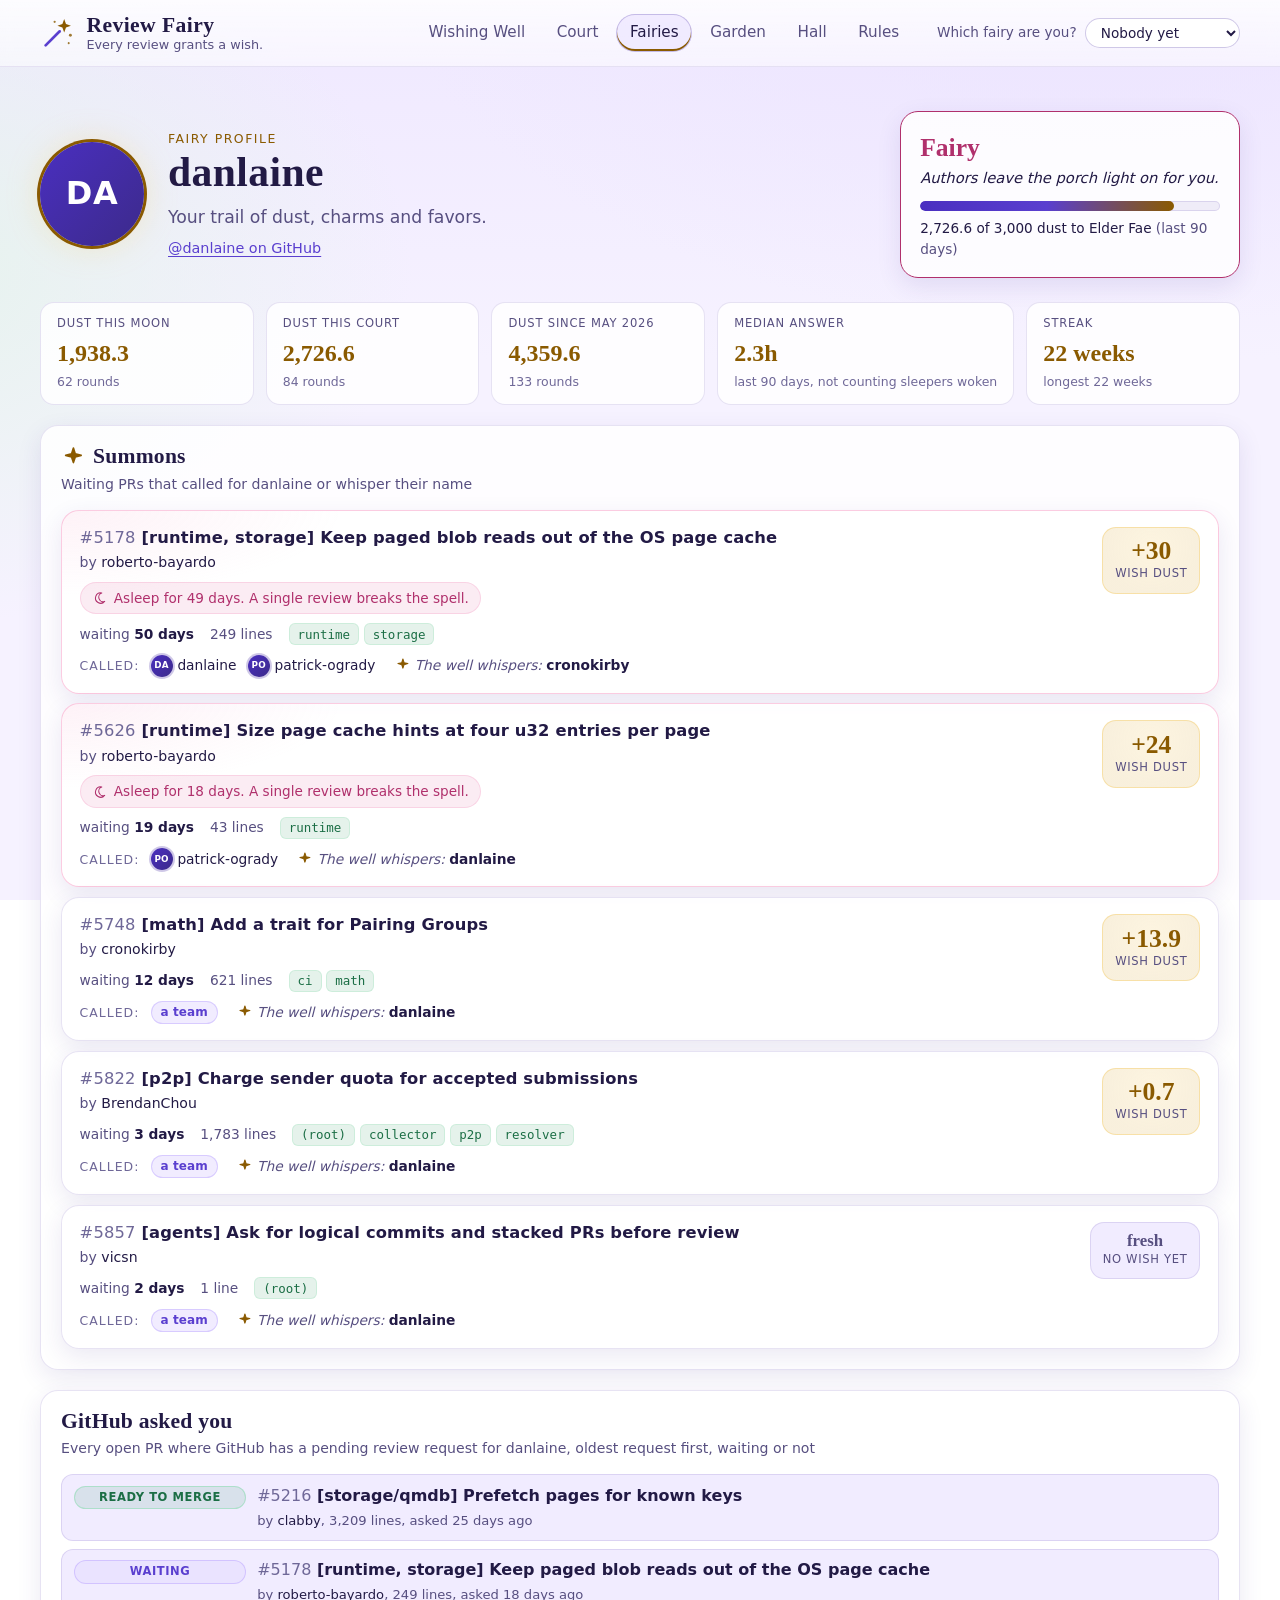
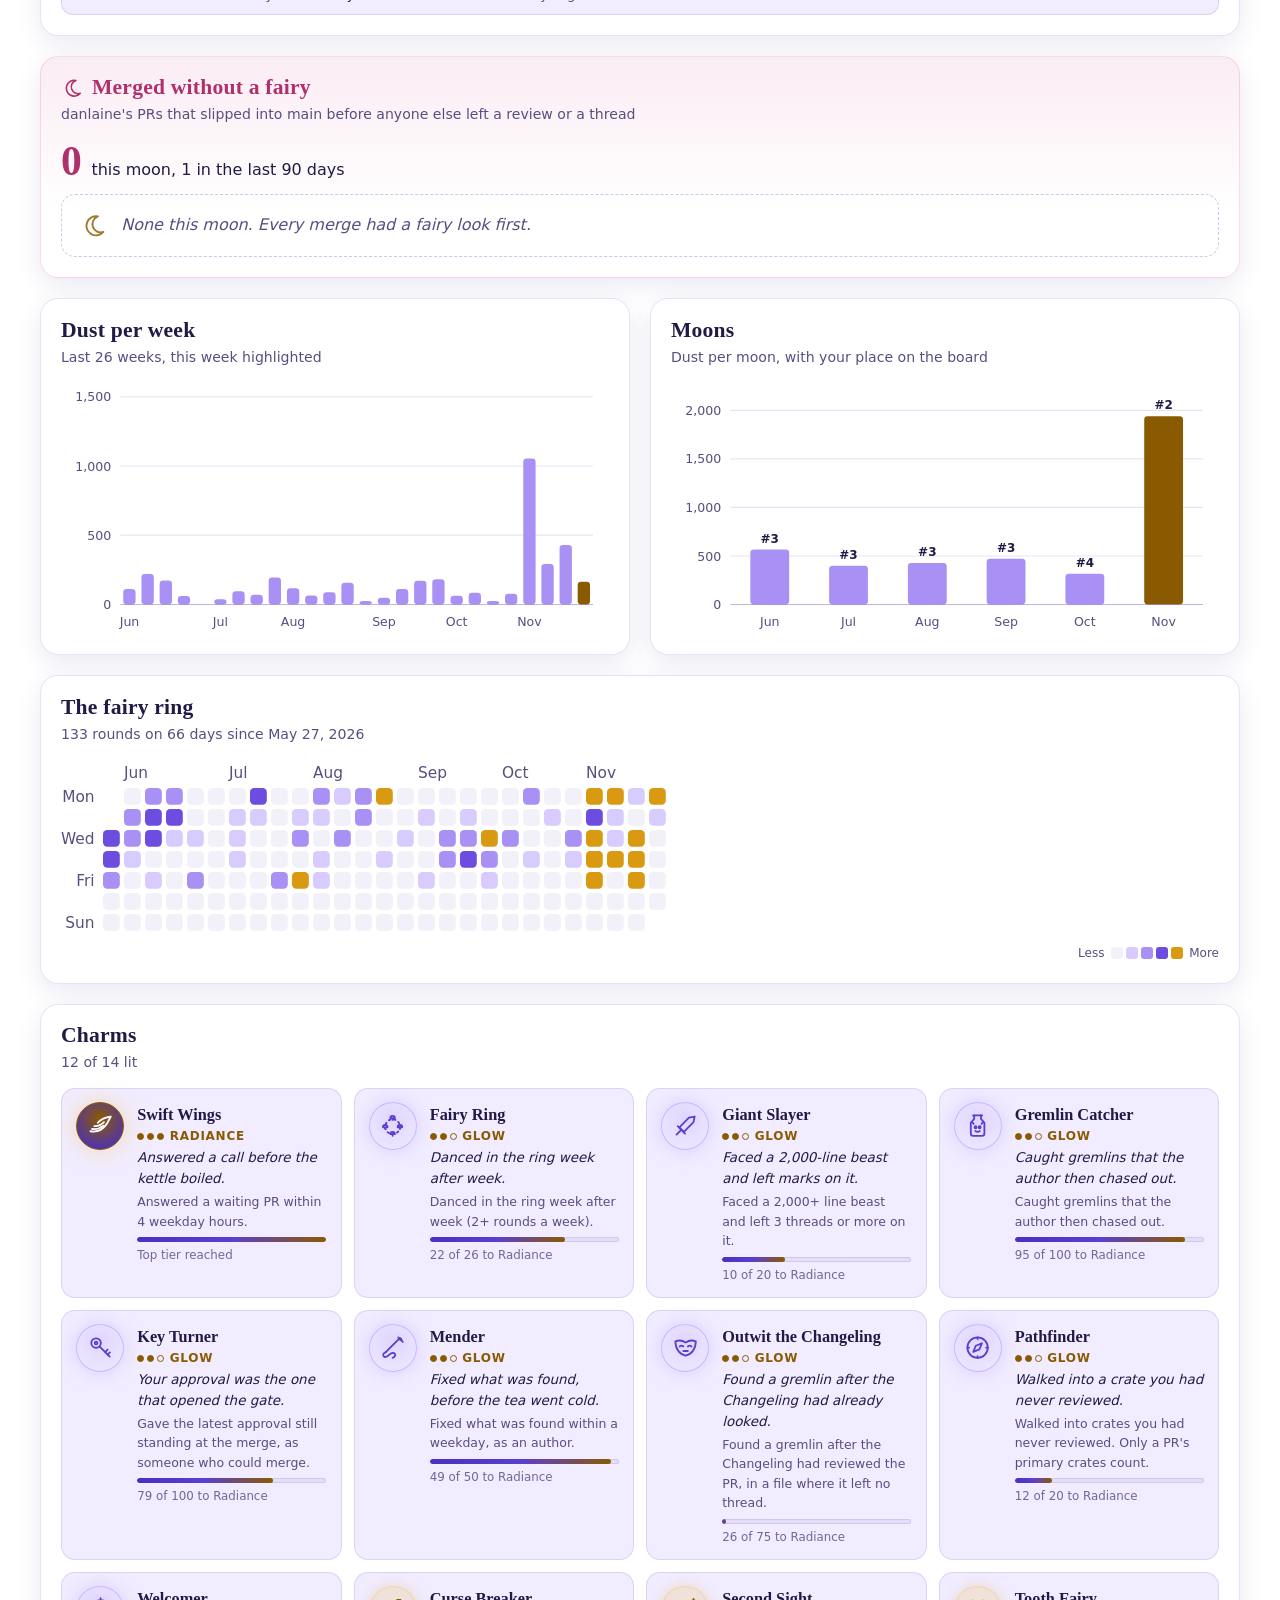
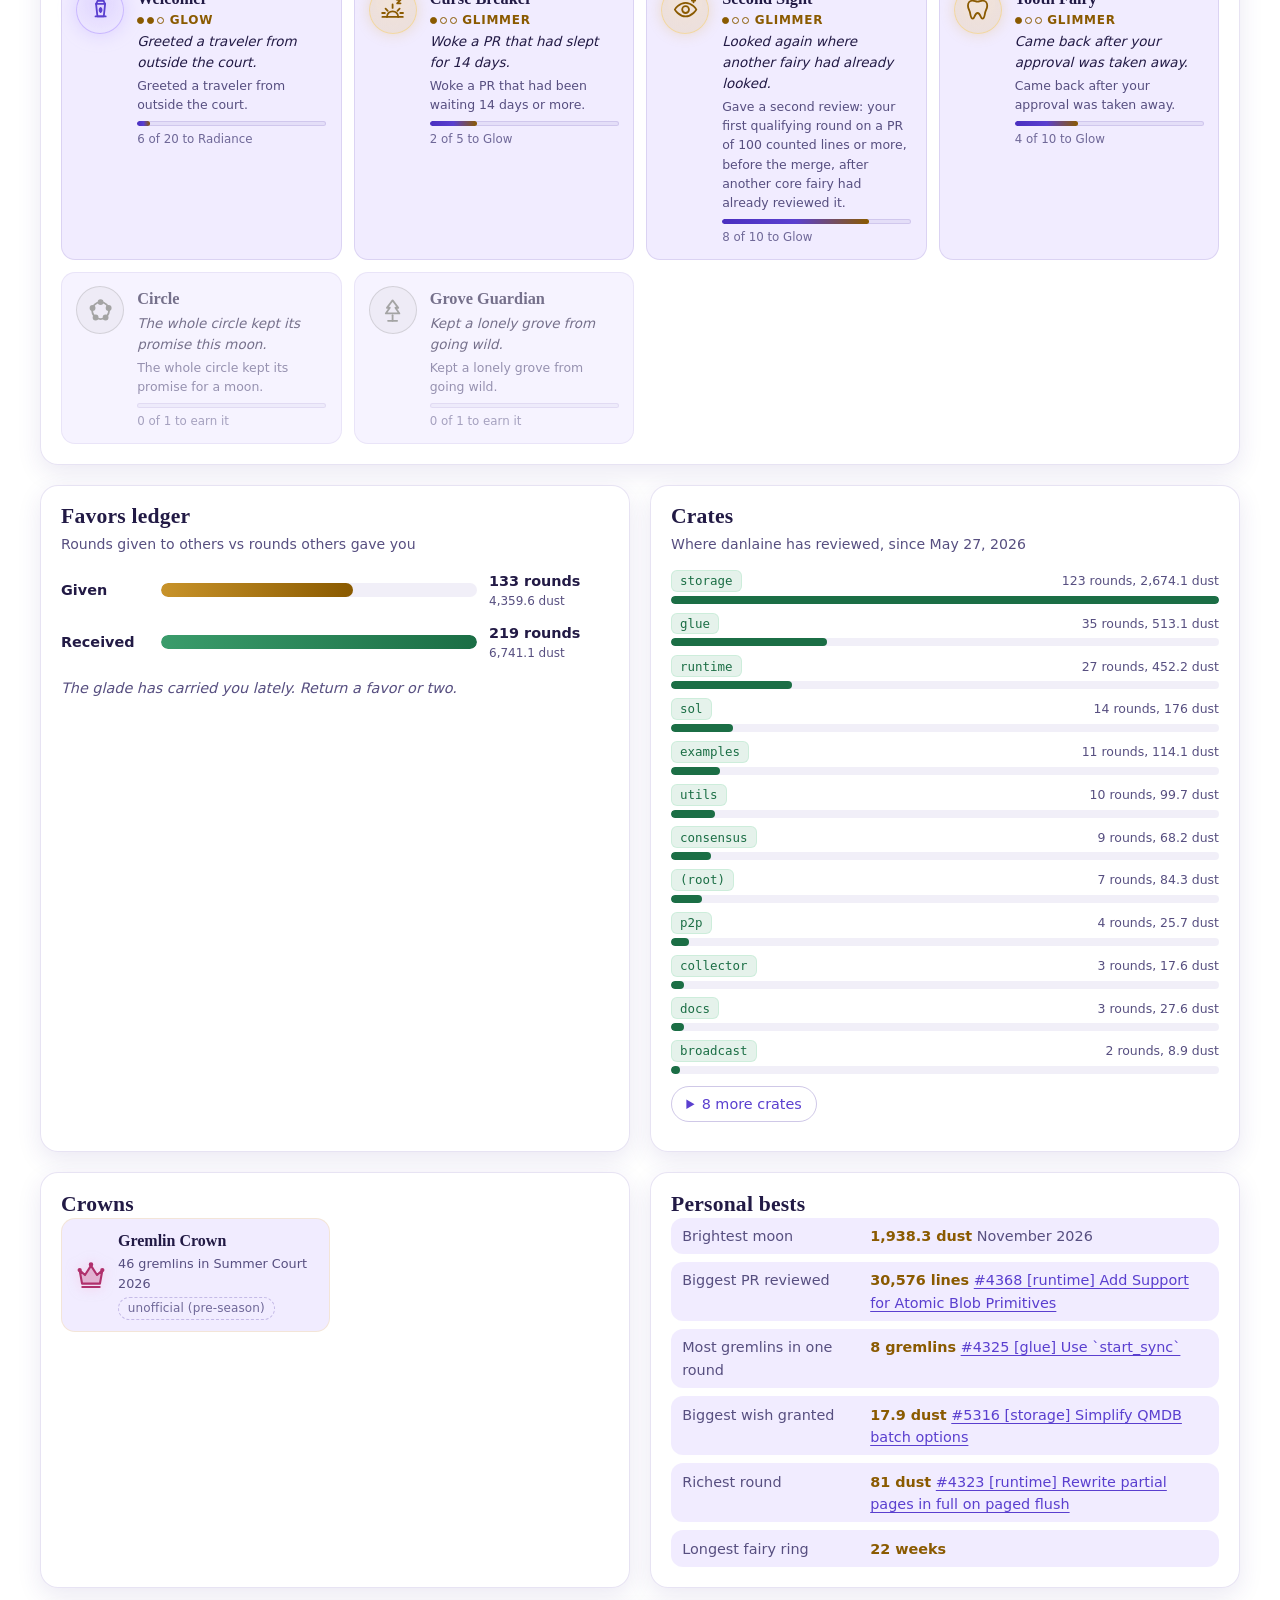
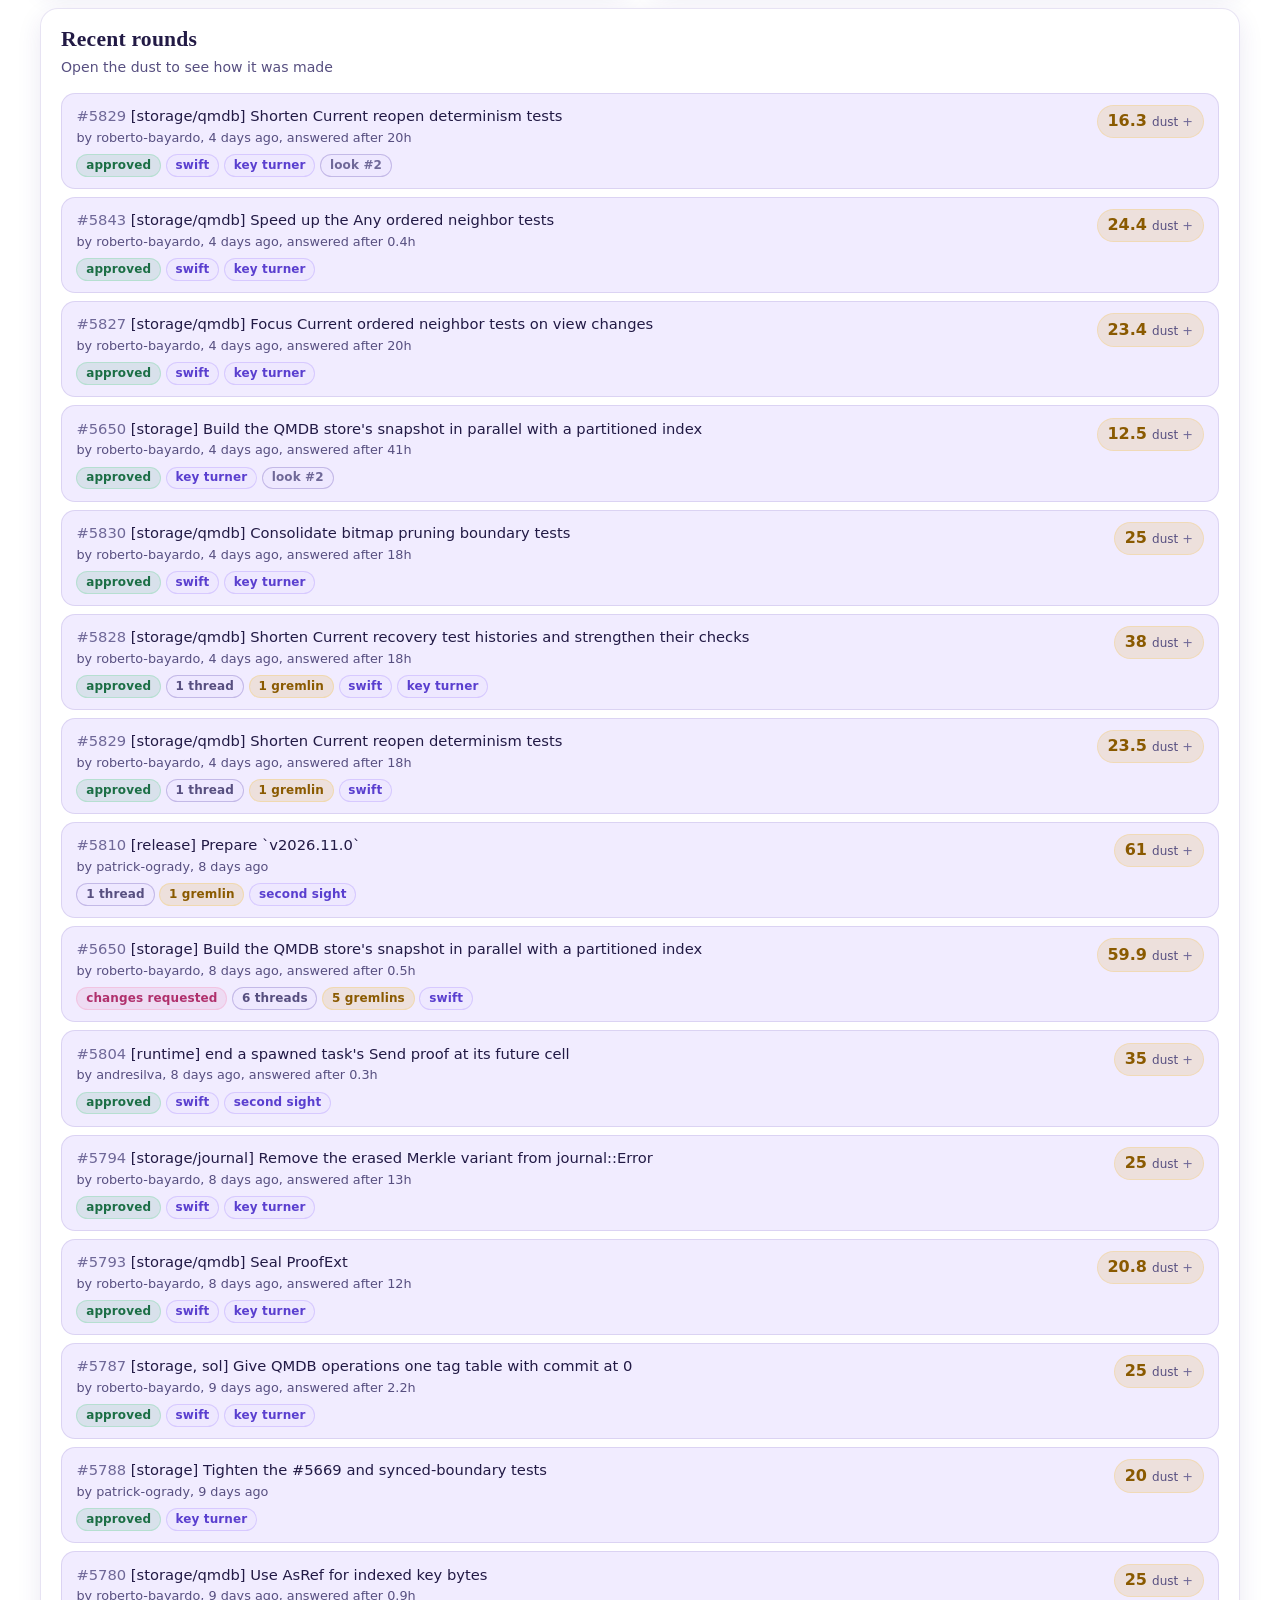
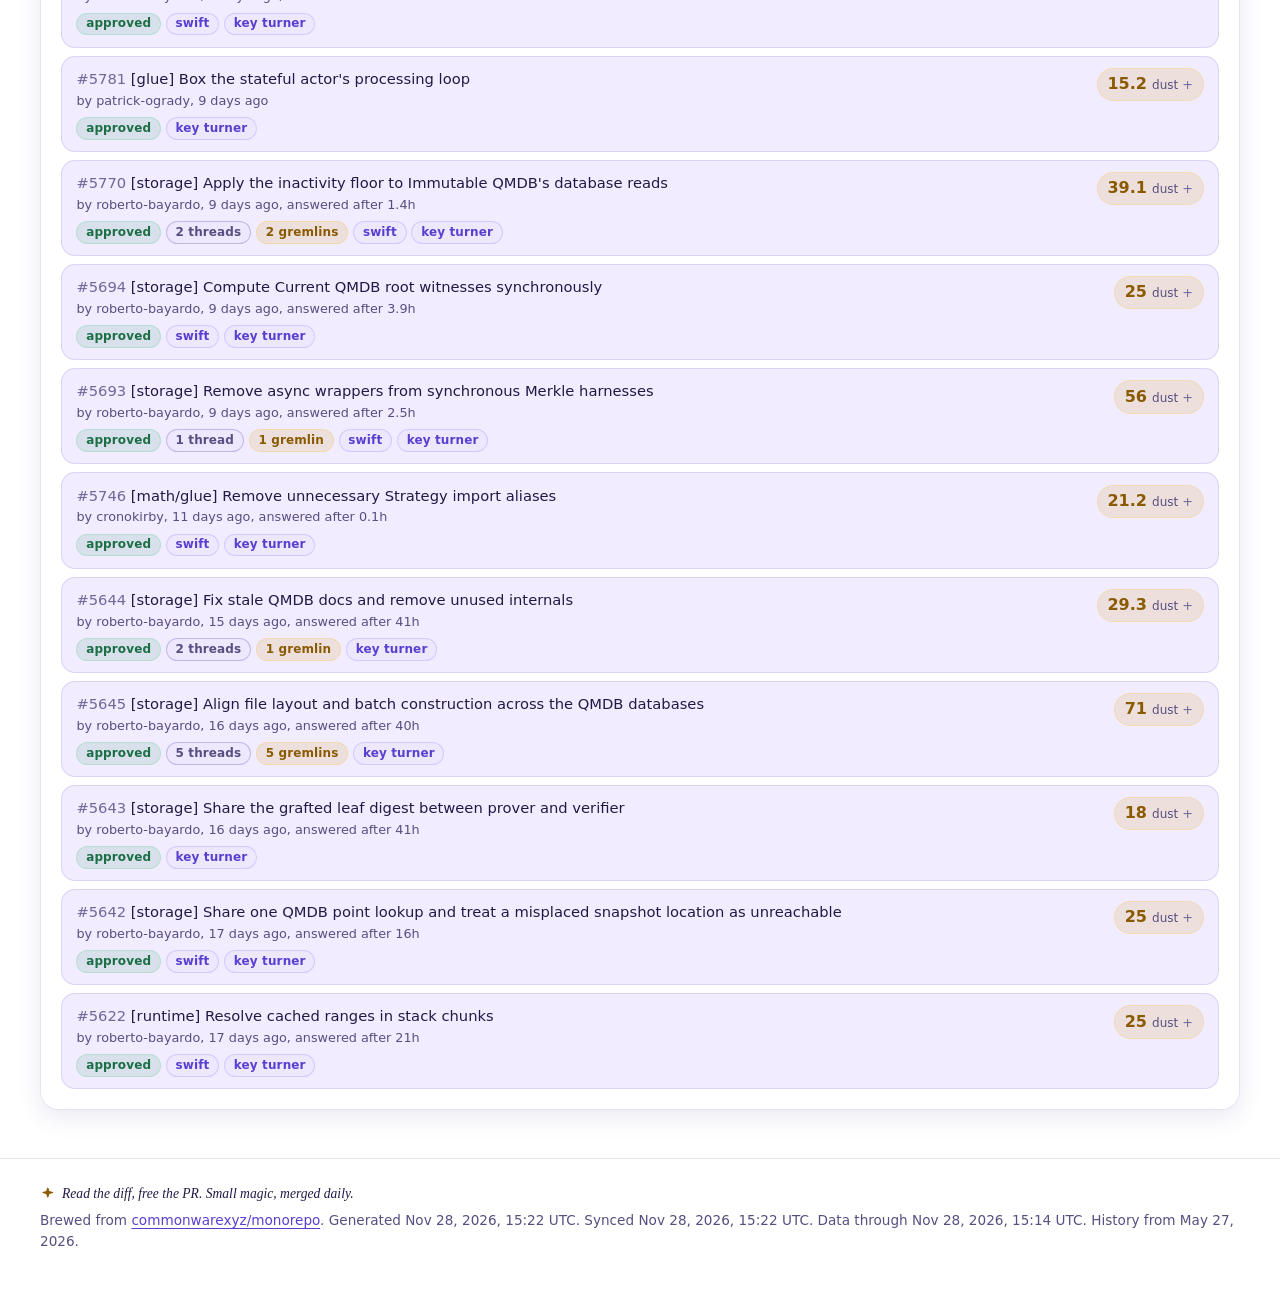
<file: fairies/danlaine.html>
<!doctype html>
<html lang="en">
<head>
<meta charset="utf-8">
<meta name="viewport" content="width=device-width, initial-scale=1">
<meta name="robots" content="noindex, nofollow">
<meta name="color-scheme" content="dark light">
<meta name="description" content="Review Fairy: Every review grants a wish.">
<title>danlaine | Review Fairy</title>
<link rel="icon" href="../static/favicon.svg" type="image/svg+xml">
<link rel="stylesheet" href="../static/fairy.css">
<script src="../static/fairy.js" defer></script>
</head>
<body class="page-fairies">
<a class="skip-link" href="#main">Skip to content</a>
<header class="site-header">
  <div class="wrap header-inner">
    <a class="brand" href="../index.html">
      <svg class="logo" viewBox="0 0 32 32" width="32" height="32" aria-hidden="true" focusable="false"><path d="M5 27 17.5 14.5" stroke="currentColor" stroke-width="2.4" stroke-linecap="round"/><path class="logo-star" d="M21.5 3.5l1.6 4.4 4.4 1.6-4.4 1.6-1.6 4.4-1.6-4.4-4.4-1.6 4.4-1.6z"/><circle class="logo-dot" cx="27" cy="18" r="1.3"/><circle class="logo-dot" cx="13" cy="6" r="1"/><circle class="logo-dot" cx="25.5" cy="25" r=".9"/></svg>
      <span class="brand-text"><span class="brand-name">Review Fairy</span><span class="brand-tag">Every review grants a wish.</span></span>
    </a>
    <nav class="site-nav" aria-label="Main">
      <ul>
        <li><a href="../index.html">Wishing Well</a></li>
        <li><a href="../court.html">Court</a></li>
        <li><a href="../fairies.html" aria-current="page">Fairies</a></li>
        <li><a href="../garden.html">Garden</a></li>
        <li><a href="../hall.html">Hall</a></li>
        <li><a href="../rules.html">Rules</a></li>
      </ul>
    </nav>
    <div class="picker" data-picker hidden>
      <label for="fairy-picker">Which fairy are you?</label>
      <select id="fairy-picker">
        <option value="">Nobody yet</option>
        <option value="patrick-ogrady">patrick-ogrady</option>
        <option value="clabby">clabby</option>
        <option value="roberto-bayardo">roberto-bayardo</option>
        <option value="danlaine">danlaine</option>
        <option value="andresilva">andresilva</option>
        <option value="cronokirby">cronokirby</option>
        <option value="BrendanChou">BrendanChou</option>
        <option value="vicsn">vicsn</option>
      </select>
    </div>
  </div>
</header>
<main id="main" class="wrap">
<section class="profile-hero" data-login="danlaine">
  <span class="avatar avatar-xl" aria-hidden="true"><span class="initials">DA</span><span class="photo" style="background-image: url('https://github.com/danlaine.png?size=96')"></span></span>
  <div class="hero-text">
    <p class="eyebrow">Fairy profile</p>
    <h1>danlaine</h1>
    <p class="subtitle">Your trail of dust, charms and favors.</p>
    <p class="hero-links"><a href="https://github.com/danlaine">@danlaine on GitHub</a></p>
  </div>
  <div class="level-card lvl-3">
    <p class="level-name">Fairy</p>
<p class="level-line">Authors leave the porch light on for you.</p>    <div class="meter level-meter" role="meter" aria-valuemin="0" aria-valuemax="100" aria-valuenow="84.8" aria-label="Progress to the next level"><span style="width: 84.8%"></span></div>
    <p class="level-nums">
      2,726.6 of 3,000 dust to Elder Fae
      <span class="muted">(last 90 days)</span>
    </p>
  </div>
</section>
<dl class="stat-strip">
  <div><dt>dust this moon</dt><dd>1,938.3</dd><span>62 rounds</span></div>
  <div><dt>dust this court</dt><dd>2,726.6</dd><span>84 rounds</span></div>
  <div title="Totals since May 27, 2026, where the synced history begins"><dt>dust since May 2026</dt><dd>4,359.6</dd><span>133 rounds</span></div>
  <div title="Answers that woke a Sleeping Beauty are left out. Curse Breaker counts those."><dt>median answer</dt><dd>2.3h</dd><span>last 90 days, not counting sleepers woken</span></div>
  <div><dt>streak</dt><dd>22 weeks</dd><span>longest 22 weeks</span></div>
</dl>

<section class="panel" aria-labelledby="summ-h">
  <h2 id="summ-h"><svg class="icon sparkle-art" viewBox="0 0 24 24" width="24" height="24" fill="none" stroke="currentColor" stroke-width="1.6" stroke-linecap="round" stroke-linejoin="round" aria-hidden="true" focusable="false"><path d="M12 3l1.8 5.6L19.5 10l-5.7 1.6L12 17l-1.8-5.4L4.5 10l5.7-1.4z" fill="currentColor"/></svg> Summons</h2>
  <p class="panel-sub">Waiting PRs that called for danlaine or whisper their name</p>
  <div class="wish-list compact">
<article class="wish-card sleeping" data-pr="5178">
  <div class="wish-main">
    <h3 class="wish-title"><a href="https://github.com/commonwarexyz/monorepo/pull/5178"><span class="pr-num">#5178</span> [runtime, storage] Keep paged blob reads out of the OS page cache</a></h3>
    <p class="wish-by">
      by <a class="fairy-name" href="../fairies/roberto-bayardo.html" title="roberto-bayardo">roberto-bayardo</a>    </p>
    <p class="spell"><svg class="icon moon-art" viewBox="0 0 24 24" width="24" height="24" fill="none" stroke="currentColor" stroke-width="1.6" stroke-linecap="round" stroke-linejoin="round" aria-hidden="true" focusable="false"><path d="M15 4.5a8 8 0 1 0 4.5 13A6.5 6.5 0 0 1 15 4.5z"/></svg> Asleep for 49 days. A single review breaks the spell.</p>
    <ul class="wish-facts">
      <li title="Waiting since Oct 9, 2026, 20:14 UTC, 35 days counting weekdays">waiting <strong>50 days</strong></li>
      <li>249 lines</li>
      <li class="crates" aria-label="Crates"><span class="crate">runtime</span><span class="crate">storage</span></li>
    </ul>
    <div class="wish-people">
      <p class="requested" title="Pending review requests on GitHub"><span class="label">Called:</span>
<span class="req" data-login="danlaine"><span class="avatar avatar-xs" aria-hidden="true"><span class="initials">DA</span><span class="photo" style="background-image: url('https://github.com/danlaine.png?size=96')"></span></span><a class="fairy-name" href="../fairies/danlaine.html" title="danlaine">danlaine</a></span><span class="req" data-login="patrick-ogrady"><span class="avatar avatar-xs" aria-hidden="true"><span class="initials">PO</span><span class="photo" style="background-image: url('https://github.com/patrick-ogrady.png?size=96')"></span></span><a class="fairy-name" href="../fairies/patrick-ogrady.html" title="patrick-ogrady">patrick-ogrady</a></span>      </p>
      <p class="whisper" data-login="cronokirby" title="A suggested reviewer who knows these crates and has the lightest recent load. A hint, not a review request."><svg class="icon sparkle-art" viewBox="0 0 24 24" width="24" height="24" fill="none" stroke="currentColor" stroke-width="1.6" stroke-linecap="round" stroke-linejoin="round" aria-hidden="true" focusable="false"><path d="M12 3l1.8 5.6L19.5 10l-5.7 1.6L12 17l-1.8-5.4L4.5 10l5.7-1.4z" fill="currentColor"/></svg> The well whispers: <a class="fairy-name" href="../fairies/cronokirby.html" title="cronokirby">cronokirby</a></p>
    </div>
  </div>
  <div class="wish-value lit" title="Grant this wish for 30 dust.">
    <span class="wish-amt">+30</span><span class="wish-unit">wish dust</span>
  </div>
</article><article class="wish-card sleeping" data-pr="5626">
  <div class="wish-main">
    <h3 class="wish-title"><a href="https://github.com/commonwarexyz/monorepo/pull/5626"><span class="pr-num">#5626</span> [runtime] Size page cache hints at four u32 entries per page</a></h3>
    <p class="wish-by">
      by <a class="fairy-name" href="../fairies/roberto-bayardo.html" title="roberto-bayardo">roberto-bayardo</a>    </p>
    <p class="spell"><svg class="icon moon-art" viewBox="0 0 24 24" width="24" height="24" fill="none" stroke="currentColor" stroke-width="1.6" stroke-linecap="round" stroke-linejoin="round" aria-hidden="true" focusable="false"><path d="M15 4.5a8 8 0 1 0 4.5 13A6.5 6.5 0 0 1 15 4.5z"/></svg> Asleep for 18 days. A single review breaks the spell.</p>
    <ul class="wish-facts">
      <li title="Waiting since Nov 10, 2026, 00:21 UTC, 14 days counting weekdays">waiting <strong>19 days</strong></li>
      <li>43 lines</li>
      <li class="crates" aria-label="Crates"><span class="crate">runtime</span></li>
    </ul>
    <div class="wish-people">
      <p class="requested" title="Pending review requests on GitHub"><span class="label">Called:</span>
<span class="req" data-login="patrick-ogrady"><span class="avatar avatar-xs" aria-hidden="true"><span class="initials">PO</span><span class="photo" style="background-image: url('https://github.com/patrick-ogrady.png?size=96')"></span></span><a class="fairy-name" href="../fairies/patrick-ogrady.html" title="patrick-ogrady">patrick-ogrady</a></span>      </p>
      <p class="whisper" data-login="danlaine" title="A suggested reviewer who knows these crates and has the lightest recent load. A hint, not a review request."><svg class="icon sparkle-art" viewBox="0 0 24 24" width="24" height="24" fill="none" stroke="currentColor" stroke-width="1.6" stroke-linecap="round" stroke-linejoin="round" aria-hidden="true" focusable="false"><path d="M12 3l1.8 5.6L19.5 10l-5.7 1.6L12 17l-1.8-5.4L4.5 10l5.7-1.4z" fill="currentColor"/></svg> The well whispers: <a class="fairy-name" href="../fairies/danlaine.html" title="danlaine">danlaine</a></p>
    </div>
  </div>
  <div class="wish-value lit" title="Grant this wish for 24 dust.">
    <span class="wish-amt">+24</span><span class="wish-unit">wish dust</span>
  </div>
</article><article class="wish-card" data-pr="5748">
  <div class="wish-main">
    <h3 class="wish-title"><a href="https://github.com/commonwarexyz/monorepo/pull/5748"><span class="pr-num">#5748</span> [math] Add a trait for Pairing Groups</a></h3>
    <p class="wish-by">
      by <a class="fairy-name" href="../fairies/cronokirby.html" title="cronokirby">cronokirby</a>    </p>
    <ul class="wish-facts">
      <li title="Waiting since Nov 17, 2026, 00:56 UTC, 9 days counting weekdays">waiting <strong>12 days</strong></li>
      <li>621 lines</li>
      <li class="crates" aria-label="Crates"><span class="crate">ci</span><span class="crate">math</span></li>
    </ul>
    <div class="wish-people">
      <p class="requested" title="Pending review requests on GitHub"><span class="label">Called:</span>
<span class="tag tag-team" title="A review request for a team GitHub does not show us">a team</span>      </p>
      <p class="whisper" data-login="danlaine" title="A suggested reviewer who knows these crates and has the lightest recent load. A hint, not a review request."><svg class="icon sparkle-art" viewBox="0 0 24 24" width="24" height="24" fill="none" stroke="currentColor" stroke-width="1.6" stroke-linecap="round" stroke-linejoin="round" aria-hidden="true" focusable="false"><path d="M12 3l1.8 5.6L19.5 10l-5.7 1.6L12 17l-1.8-5.4L4.5 10l5.7-1.4z" fill="currentColor"/></svg> The well whispers: <a class="fairy-name" href="../fairies/danlaine.html" title="danlaine">danlaine</a></p>
    </div>
  </div>
  <div class="wish-value lit" title="Grant this wish for 13.9 dust.">
    <span class="wish-amt">+13.9</span><span class="wish-unit">wish dust</span>
  </div>
</article><article class="wish-card" data-pr="5822">
  <div class="wish-main">
    <h3 class="wish-title"><a href="https://github.com/commonwarexyz/monorepo/pull/5822"><span class="pr-num">#5822</span> [p2p] Charge sender quota for accepted submissions</a></h3>
    <p class="wish-by">
      by <a class="fairy-name" href="../fairies/BrendanChou.html" title="BrendanChou">BrendanChou</a>    </p>
    <ul class="wish-facts">
      <li title="Waiting since Nov 25, 2026, 15:33 UTC, 2 days counting weekdays">waiting <strong>3 days</strong></li>
      <li>1,783 lines</li>
      <li class="crates" aria-label="Crates"><span class="crate">(root)</span><span class="crate">collector</span><span class="crate">p2p</span><span class="crate">resolver</span></li>
    </ul>
    <div class="wish-people">
      <p class="requested" title="Pending review requests on GitHub"><span class="label">Called:</span>
<span class="tag tag-team" title="A review request for a team GitHub does not show us">a team</span>      </p>
      <p class="whisper" data-login="danlaine" title="A suggested reviewer who knows these crates and has the lightest recent load. A hint, not a review request."><svg class="icon sparkle-art" viewBox="0 0 24 24" width="24" height="24" fill="none" stroke="currentColor" stroke-width="1.6" stroke-linecap="round" stroke-linejoin="round" aria-hidden="true" focusable="false"><path d="M12 3l1.8 5.6L19.5 10l-5.7 1.6L12 17l-1.8-5.4L4.5 10l5.7-1.4z" fill="currentColor"/></svg> The well whispers: <a class="fairy-name" href="../fairies/danlaine.html" title="danlaine">danlaine</a></p>
    </div>
  </div>
  <div class="wish-value lit" title="Grant this wish for 0.7 dust.">
    <span class="wish-amt">+0.7</span><span class="wish-unit">wish dust</span>
  </div>
</article><article class="wish-card" data-pr="5857">
  <div class="wish-main">
    <h3 class="wish-title"><a href="https://github.com/commonwarexyz/monorepo/pull/5857"><span class="pr-num">#5857</span> [agents] Ask for logical commits and stacked PRs before review</a></h3>
    <p class="wish-by">
      by <a class="fairy-name" href="../fairies/vicsn.html" title="vicsn">vicsn</a>    </p>
    <ul class="wish-facts">
      <li title="Waiting since Nov 26, 2026, 10:22 UTC, 2 days counting weekdays">waiting <strong>2 days</strong></li>
      <li>1 line</li>
      <li class="crates" aria-label="Crates"><span class="crate">(root)</span></li>
    </ul>
    <div class="wish-people">
      <p class="requested" title="Pending review requests on GitHub"><span class="label">Called:</span>
<span class="tag tag-team" title="A review request for a team GitHub does not show us">a team</span>      </p>
      <p class="whisper" data-login="danlaine" title="A suggested reviewer who knows these crates and has the lightest recent load. A hint, not a review request."><svg class="icon sparkle-art" viewBox="0 0 24 24" width="24" height="24" fill="none" stroke="currentColor" stroke-width="1.6" stroke-linecap="round" stroke-linejoin="round" aria-hidden="true" focusable="false"><path d="M12 3l1.8 5.6L19.5 10l-5.7 1.6L12 17l-1.8-5.4L4.5 10l5.7-1.4z" fill="currentColor"/></svg> The well whispers: <a class="fairy-name" href="../fairies/danlaine.html" title="danlaine">danlaine</a></p>
    </div>
  </div>
  <div class="wish-value" title="Grant this wish for 0 dust.">
    <span class="wish-amt small">fresh</span><span class="wish-unit">no wish yet</span>
  </div>
</article>  </div>
</section>
<section class="panel" aria-labelledby="asked-h">
  <h2 id="asked-h">GitHub asked you</h2>
  <p class="panel-sub">Every open PR where GitHub has a pending review request for danlaine, oldest request first, waiting or not</p>
  <ul class="asked-list">
<li class="asked-item" data-pr="5216">
  <span class="chip chip-ready">ready to merge</span>
  <div class="asked-text">
    <a class="pr-link" href="https://github.com/commonwarexyz/monorepo/pull/5216"><span class="pr-num">#5216</span> [storage/qmdb] Prefetch pages for known keys</a>
    <span class="asked-meta">by <a class="fairy-name" href="../fairies/clabby.html" title="clabby">clabby</a>, 3,209 lines, asked <time datetime="2026-11-02T16:09:57Z" title="Nov 2, 2026, 16:09 UTC">25 days ago</time></span>
  </div>
</li><li class="asked-item" data-pr="5178">
  <span class="chip chip-waiting">waiting</span>
  <div class="asked-text">
    <a class="pr-link" href="https://github.com/commonwarexyz/monorepo/pull/5178"><span class="pr-num">#5178</span> [runtime, storage] Keep paged blob reads out of the OS page cache</a>
    <span class="asked-meta">by <a class="fairy-name" href="../fairies/roberto-bayardo.html" title="roberto-bayardo">roberto-bayardo</a>, 249 lines, asked <time datetime="2026-11-09T23:17:24Z" title="Nov 9, 2026, 23:17 UTC">18 days ago</time></span>
  </div>
</li>  </ul>
</section>
<section class="panel shame-panel" aria-labelledby="slipped-h">
  <h2 id="slipped-h"><svg class="icon moon-art" viewBox="0 0 24 24" width="24" height="24" fill="none" stroke="currentColor" stroke-width="1.6" stroke-linecap="round" stroke-linejoin="round" aria-hidden="true" focusable="false"><path d="M15 4.5a8 8 0 1 0 4.5 13A6.5 6.5 0 0 1 15 4.5z"/></svg> Merged without a fairy</h2>
  <p class="panel-sub">danlaine's PRs that slipped into main before anyone else left a review or a thread</p>
  <p class="shame-head"><strong class="shame-num">0</strong><span>this moon, 1 in the last 90 days</span></p>
  <div class="empty empty-sun"><svg class="icon moon-art" viewBox="0 0 24 24" width="24" height="24" fill="none" stroke="currentColor" stroke-width="1.6" stroke-linecap="round" stroke-linejoin="round" aria-hidden="true" focusable="false"><path d="M15 4.5a8 8 0 1 0 4.5 13A6.5 6.5 0 0 1 15 4.5z"/></svg><p>None this moon. Every merge had a fairy look first.</p></div>
</section>

<div class="two-col">
  <section class="panel" aria-labelledby="weekly-h">
    <h2 id="weekly-h">Dust per week</h2>
    <p class="panel-sub">Last 26 weeks, this week highlighted</p>
<div class="chart-box"><svg class="chart bar-chart dust-bars" viewBox="0 0 480 220" width="480" height="220" role="img" aria-labelledby="chart13t chart13d" focusable="false"><title id="chart13t">Fairy dust per week for danlaine</title><desc id="chart13d">26 weeks, 4,119.3 dust in total.</desc><line class="grid" x1="52" x2="466" y1="194" y2="194"/><text class="tick" x="44" y="198" text-anchor="end">0</text><line class="grid" x1="52" x2="466" y1="133.3" y2="133.3"/><text class="tick" x="44" y="137.3" text-anchor="end">500</text><line class="grid" x1="52" x2="466" y1="72.7" y2="72.7"/><text class="tick" x="44" y="76.7" text-anchor="end">1,000</text><line class="grid" x1="52" x2="466" y1="12" y2="12"/><text class="tick" x="44" y="16" text-anchor="end">1,500</text><rect class="bar" x="54.5" y="180.5" width="10.8" height="13.5" rx="3"><title>Week of Jun 1, 2026: 111.6 dust</title></rect><rect class="bar" x="70.5" y="167.2" width="10.8" height="26.8" rx="3"><title>Week of Jun 8, 2026: 220.5 dust</title></rect><rect class="bar" x="86.4" y="173" width="10.8" height="21" rx="3"><title>Week of Jun 15, 2026: 172.8 dust</title></rect><rect class="bar" x="102.3" y="186.6" width="10.8" height="7.4" rx="3"><title>Week of Jun 22, 2026: 60.7 dust</title></rect><rect class="bar zero" x="118.2" y="194" width="10.8" height="0" rx="3"><title>Week of Jun 29, 2026: 0 dust</title></rect><rect class="bar" x="134.2" y="189.4" width="10.8" height="4.6" rx="3"><title>Week of Jul 6, 2026: 37.6 dust</title></rect><rect class="bar" x="150.1" y="182.5" width="10.8" height="11.5" rx="3"><title>Week of Jul 13, 2026: 95 dust</title></rect><rect class="bar" x="166" y="185.4" width="10.8" height="8.6" rx="3"><title>Week of Jul 20, 2026: 71 dust</title></rect><rect class="bar" x="181.9" y="170.4" width="10.8" height="23.6" rx="3"><title>Week of Jul 27, 2026: 194.8 dust</title></rect><rect class="bar" x="197.9" y="179.8" width="10.8" height="14.2" rx="3"><title>Week of Aug 3, 2026: 116.8 dust</title></rect><rect class="bar" x="213.8" y="186.1" width="10.8" height="7.9" rx="3"><title>Week of Aug 10, 2026: 65.3 dust</title></rect><rect class="bar" x="229.7" y="183.2" width="10.8" height="10.8" rx="3"><title>Week of Aug 17, 2026: 89 dust</title></rect><rect class="bar" x="245.6" y="174.9" width="10.8" height="19.1" rx="3"><title>Week of Aug 24, 2026: 157.6 dust</title></rect><rect class="bar" x="261.5" y="191" width="10.8" height="3" rx="3"><title>Week of Aug 31, 2026: 25 dust</title></rect><rect class="bar" x="277.5" y="188.2" width="10.8" height="5.8" rx="3"><title>Week of Sep 7, 2026: 47.9 dust</title></rect><rect class="bar" x="293.4" y="180.5" width="10.8" height="13.5" rx="3"><title>Week of Sep 14, 2026: 111.4 dust</title></rect><rect class="bar" x="309.3" y="173.3" width="10.8" height="20.7" rx="3"><title>Week of Sep 21, 2026: 170.8 dust</title></rect><rect class="bar" x="325.2" y="171.8" width="10.8" height="22.2" rx="3"><title>Week of Sep 28, 2026: 182.7 dust</title></rect><rect class="bar" x="341.2" y="186.4" width="10.8" height="7.6" rx="3"><title>Week of Oct 5, 2026: 63 dust</title></rect><rect class="bar" x="357.1" y="183.7" width="10.8" height="10.3" rx="3"><title>Week of Oct 12, 2026: 85 dust</title></rect><rect class="bar" x="373" y="191" width="10.8" height="3" rx="3"><title>Week of Oct 19, 2026: 25 dust</title></rect><rect class="bar" x="388.9" y="184.6" width="10.8" height="9.4" rx="3"><title>Week of Oct 26, 2026: 77.5 dust</title></rect><rect class="bar" x="404.9" y="66.1" width="10.8" height="127.9" rx="3"><title>Week of Nov 2, 2026: 1,054.4 dust</title></rect><rect class="bar" x="420.8" y="158.5" width="10.8" height="35.5" rx="3"><title>Week of Nov 9, 2026: 292.6 dust</title></rect><rect class="bar" x="436.7" y="142" width="10.8" height="52" rx="3"><title>Week of Nov 16, 2026: 428.2 dust</title></rect><rect class="bar hl" x="452.6" y="174.2" width="10.8" height="19.8" rx="3"><title>Week of Nov 23, 2026: 163.1 dust</title></rect><line class="axis" x1="52" x2="466" y1="194" y2="194"/><text class="xlabel" x="60" y="213" text-anchor="middle">Jun</text><text class="xlabel" x="139.6" y="213" text-anchor="middle">Jul</text><text class="xlabel" x="203.3" y="213" text-anchor="middle">Aug</text><text class="xlabel" x="282.9" y="213" text-anchor="middle">Sep</text><text class="xlabel" x="346.6" y="213" text-anchor="middle">Oct</text><text class="xlabel" x="410.3" y="213" text-anchor="middle">Nov</text></svg></div>  </section>
  <section class="panel" aria-labelledby="moons-h">
    <h2 id="moons-h">Moons</h2>
    <p class="panel-sub">Dust per moon, with your place on the board</p>
<div class="chart-box"><svg class="chart bar-chart moon-bars" viewBox="0 0 480 220" width="480" height="220" role="img" aria-labelledby="chart14t chart14d" focusable="false"><title id="chart14t">Fairy dust per moon for danlaine</title><desc id="chart14d">Dust per month, with the rank on the moon board above each bar.</desc><line class="grid" x1="52" x2="466" y1="194" y2="194"/><text class="tick" x="44" y="198" text-anchor="end">0</text><line class="grid" x1="52" x2="466" y1="151.5" y2="151.5"/><text class="tick" x="44" y="155.5" text-anchor="end">500</text><line class="grid" x1="52" x2="466" y1="109" y2="109"/><text class="tick" x="44" y="113" text-anchor="end">1,000</text><line class="grid" x1="52" x2="466" y1="66.5" y2="66.5"/><text class="tick" x="44" y="70.5" text-anchor="end">1,500</text><line class="grid" x1="52" x2="466" y1="24" y2="24"/><text class="tick" x="44" y="28" text-anchor="end">2,000</text><rect class="bar" x="69.5" y="145.9" width="34" height="48.1" rx="3"><title>June 2026: 565.6 dust, rank 3</title></rect><text class="bar-label" x="86.5" y="139.9" text-anchor="middle">#3</text><rect class="bar" x="138.5" y="160.1" width="34" height="33.9" rx="3"><title>July 2026: 398.4 dust, rank 3</title></rect><text class="bar-label" x="155.5" y="154.1" text-anchor="middle">#3</text><rect class="bar" x="207.5" y="157.6" width="34" height="36.4" rx="3"><title>August 2026: 428.7 dust, rank 3</title></rect><text class="bar-label" x="224.5" y="151.6" text-anchor="middle">#3</text><rect class="bar" x="276.5" y="154" width="34" height="40" rx="3"><title>September 2026: 470.1 dust, rank 3</title></rect><text class="bar-label" x="293.5" y="148" text-anchor="middle">#3</text><rect class="bar" x="345.5" y="167" width="34" height="27" rx="3"><title>October 2026: 318.2 dust, rank 4</title></rect><text class="bar-label" x="362.5" y="161" text-anchor="middle">#4</text><rect class="bar hl" x="414.5" y="29.2" width="34" height="164.8" rx="3"><title>November 2026: 1,938.3 dust, rank 2</title></rect><text class="bar-label" x="431.5" y="23.2" text-anchor="middle">#2</text><line class="axis" x1="52" x2="466" y1="194" y2="194"/><text class="xlabel" x="86.5" y="213" text-anchor="middle">Jun</text><text class="xlabel" x="155.5" y="213" text-anchor="middle">Jul</text><text class="xlabel" x="224.5" y="213" text-anchor="middle">Aug</text><text class="xlabel" x="293.5" y="213" text-anchor="middle">Sep</text><text class="xlabel" x="362.5" y="213" text-anchor="middle">Oct</text><text class="xlabel" x="431.5" y="213" text-anchor="middle">Nov</text></svg></div>  </section>
</div>

<section class="panel" aria-labelledby="ring-h">
  <h2 id="ring-h">The fairy ring</h2>
  <p class="panel-sub">133 rounds on 66 days since May 27, 2026</p>
  <div class="chart-box ring-box"><svg class="chart ring" viewBox="0 0 437 127" width="437" height="127" style="--ring-w: 437px" role="img" aria-labelledby="chart15t chart15d" focusable="false"><title id="chart15t">Fairy ring calendar for danlaine</title><desc id="chart15d">Review rounds per day, one column per week.</desc><text class="tick" x="24" y="30" text-anchor="end">Mon</text><text class="tick" x="24" y="60" text-anchor="end">Wed</text><text class="tick" x="24" y="90" text-anchor="end">Fri</text><text class="tick" x="24" y="120" text-anchor="end">Sun</text><rect class="day l3" x="30" y="50" width="12" height="12" rx="3"><title>May 27, 2026: 2 rounds, 81.5 dust</title></rect><rect class="day l3" x="30" y="65" width="12" height="12" rx="3"><title>May 28, 2026: 4 rounds, 106.8 dust</title></rect><rect class="day l2" x="30" y="80" width="12" height="12" rx="3"><title>May 29, 2026: 1 round, 52 dust</title></rect><rect class="day l0" x="30" y="95" width="12" height="12" rx="3"><title>May 30, 2026: no rounds</title></rect><rect class="day l0" x="30" y="110" width="12" height="12" rx="3"><title>May 31, 2026: no rounds</title></rect><text class="xlabel" x="45" y="13">Jun</text><rect class="day l0" x="45" y="20" width="12" height="12" rx="3"><title>Jun 1, 2026: no rounds</title></rect><rect class="day l2" x="45" y="35" width="12" height="12" rx="3"><title>Jun 2, 2026: 2 rounds, 50 dust</title></rect><rect class="day l2" x="45" y="50" width="12" height="12" rx="3"><title>Jun 3, 2026: 2 rounds, 41.6 dust</title></rect><rect class="day l1" x="45" y="65" width="12" height="12" rx="3"><title>Jun 4, 2026: 1 round, 20 dust</title></rect><rect class="day l0" x="45" y="80" width="12" height="12" rx="3"><title>Jun 5, 2026: no rounds</title></rect><rect class="day l0" x="45" y="95" width="12" height="12" rx="3"><title>Jun 6, 2026: no rounds</title></rect><rect class="day l0" x="45" y="110" width="12" height="12" rx="3"><title>Jun 7, 2026: no rounds</title></rect><rect class="day l2" x="60" y="20" width="12" height="12" rx="3"><title>Jun 8, 2026: 1 round, 50.1 dust</title></rect><rect class="day l3" x="60" y="35" width="12" height="12" rx="3"><title>Jun 9, 2026: 2 rounds, 73.5 dust</title></rect><rect class="day l3" x="60" y="50" width="12" height="12" rx="3"><title>Jun 10, 2026: 1 round, 74 dust</title></rect><rect class="day l0" x="60" y="65" width="12" height="12" rx="3"><title>Jun 11, 2026: no rounds</title></rect><rect class="day l1" x="60" y="80" width="12" height="12" rx="3"><title>Jun 12, 2026: 1 round, 22.9 dust</title></rect><rect class="day l0" x="60" y="95" width="12" height="12" rx="3"><title>Jun 13, 2026: no rounds</title></rect><rect class="day l0" x="60" y="110" width="12" height="12" rx="3"><title>Jun 14, 2026: no rounds</title></rect><rect class="day l2" x="75" y="20" width="12" height="12" rx="3"><title>Jun 15, 2026: 1 round, 62.5 dust</title></rect><rect class="day l3" x="75" y="35" width="12" height="12" rx="3"><title>Jun 16, 2026: 2 rounds, 88.5 dust</title></rect><rect class="day l1" x="75" y="50" width="12" height="12" rx="3"><title>Jun 17, 2026: 1 round, 21.8 dust</title></rect><rect class="day l0" x="75" y="65" width="12" height="12" rx="3"><title>Jun 18, 2026: no rounds</title></rect><rect class="day l0" x="75" y="80" width="12" height="12" rx="3"><title>Jun 19, 2026: no rounds</title></rect><rect class="day l0" x="75" y="95" width="12" height="12" rx="3"><title>Jun 20, 2026: no rounds</title></rect><rect class="day l0" x="75" y="110" width="12" height="12" rx="3"><title>Jun 21, 2026: no rounds</title></rect><rect class="day l0" x="90" y="20" width="12" height="12" rx="3"><title>Jun 22, 2026: no rounds</title></rect><rect class="day l0" x="90" y="35" width="12" height="12" rx="3"><title>Jun 23, 2026: no rounds</title></rect><rect class="day l1" x="90" y="50" width="12" height="12" rx="3"><title>Jun 24, 2026: 1 round, 20 dust</title></rect><rect class="day l0" x="90" y="65" width="12" height="12" rx="3"><title>Jun 25, 2026: no rounds</title></rect><rect class="day l2" x="90" y="80" width="12" height="12" rx="3"><title>Jun 26, 2026: 1 round, 40.7 dust</title></rect><rect class="day l0" x="90" y="95" width="12" height="12" rx="3"><title>Jun 27, 2026: no rounds</title></rect><rect class="day l0" x="90" y="110" width="12" height="12" rx="3"><title>Jun 28, 2026: no rounds</title></rect><rect class="day l0" x="105" y="20" width="12" height="12" rx="3"><title>Jun 29, 2026: no rounds</title></rect><rect class="day l0" x="105" y="35" width="12" height="12" rx="3"><title>Jun 30, 2026: no rounds</title></rect><rect class="day l0" x="105" y="50" width="12" height="12" rx="3"><title>Jul 1, 2026: no rounds</title></rect><rect class="day l0" x="105" y="65" width="12" height="12" rx="3"><title>Jul 2, 2026: no rounds</title></rect><rect class="day l0" x="105" y="80" width="12" height="12" rx="3"><title>Jul 3, 2026: no rounds</title></rect><rect class="day l0" x="105" y="95" width="12" height="12" rx="3"><title>Jul 4, 2026: no rounds</title></rect><rect class="day l0" x="105" y="110" width="12" height="12" rx="3"><title>Jul 5, 2026: no rounds</title></rect><text class="xlabel" x="120" y="13">Jul</text><rect class="day l0" x="120" y="20" width="12" height="12" rx="3"><title>Jul 6, 2026: no rounds</title></rect><rect class="day l1" x="120" y="35" width="12" height="12" rx="3"><title>Jul 7, 2026: 1 round, 10 dust</title></rect><rect class="day l1" x="120" y="50" width="12" height="12" rx="3"><title>Jul 8, 2026: 1 round, 17.6 dust</title></rect><rect class="day l1" x="120" y="65" width="12" height="12" rx="3"><title>Jul 9, 2026: 1 round, 10 dust</title></rect><rect class="day l0" x="120" y="80" width="12" height="12" rx="3"><title>Jul 10, 2026: no rounds</title></rect><rect class="day l0" x="120" y="95" width="12" height="12" rx="3"><title>Jul 11, 2026: no rounds</title></rect><rect class="day l0" x="120" y="110" width="12" height="12" rx="3"><title>Jul 12, 2026: no rounds</title></rect><rect class="day l3" x="135" y="20" width="12" height="12" rx="3"><title>Jul 13, 2026: 2 rounds, 82.5 dust</title></rect><rect class="day l1" x="135" y="35" width="12" height="12" rx="3"><title>Jul 14, 2026: 1 round, 12.5 dust</title></rect><rect class="day l0" x="135" y="50" width="12" height="12" rx="3"><title>Jul 15, 2026: no rounds</title></rect><rect class="day l0" x="135" y="65" width="12" height="12" rx="3"><title>Jul 16, 2026: no rounds</title></rect><rect class="day l0" x="135" y="80" width="12" height="12" rx="3"><title>Jul 17, 2026: no rounds</title></rect><rect class="day l0" x="135" y="95" width="12" height="12" rx="3"><title>Jul 18, 2026: no rounds</title></rect><rect class="day l0" x="135" y="110" width="12" height="12" rx="3"><title>Jul 19, 2026: no rounds</title></rect><rect class="day l0" x="150" y="20" width="12" height="12" rx="3"><title>Jul 20, 2026: no rounds</title></rect><rect class="day l0" x="150" y="35" width="12" height="12" rx="3"><title>Jul 21, 2026: no rounds</title></rect><rect class="day l0" x="150" y="50" width="12" height="12" rx="3"><title>Jul 22, 2026: no rounds</title></rect><rect class="day l0" x="150" y="65" width="12" height="12" rx="3"><title>Jul 23, 2026: no rounds</title></rect><rect class="day l2" x="150" y="80" width="12" height="12" rx="3"><title>Jul 24, 2026: 1 round, 71 dust</title></rect><rect class="day l0" x="150" y="95" width="12" height="12" rx="3"><title>Jul 25, 2026: no rounds</title></rect><rect class="day l0" x="150" y="110" width="12" height="12" rx="3"><title>Jul 26, 2026: no rounds</title></rect><rect class="day l0" x="165" y="20" width="12" height="12" rx="3"><title>Jul 27, 2026: no rounds</title></rect><rect class="day l1" x="165" y="35" width="12" height="12" rx="3"><title>Jul 28, 2026: 1 round, 16 dust</title></rect><rect class="day l2" x="165" y="50" width="12" height="12" rx="3"><title>Jul 29, 2026: 1 round, 51.8 dust</title></rect><rect class="day l0" x="165" y="65" width="12" height="12" rx="3"><title>Jul 30, 2026: no rounds</title></rect><rect class="day l4" x="165" y="80" width="12" height="12" rx="3"><title>Jul 31, 2026: 2 rounds, 127 dust</title></rect><rect class="day l0" x="165" y="95" width="12" height="12" rx="3"><title>Aug 1, 2026: no rounds</title></rect><rect class="day l0" x="165" y="110" width="12" height="12" rx="3"><title>Aug 2, 2026: no rounds</title></rect><text class="xlabel" x="180" y="13">Aug</text><rect class="day l2" x="180" y="20" width="12" height="12" rx="3"><title>Aug 3, 2026: 2 rounds, 53.8 dust</title></rect><rect class="day l1" x="180" y="35" width="12" height="12" rx="3"><title>Aug 4, 2026: 1 round, 25 dust</title></rect><rect class="day l0" x="180" y="50" width="12" height="12" rx="3"><title>Aug 5, 2026: no rounds</title></rect><rect class="day l1" x="180" y="65" width="12" height="12" rx="3"><title>Aug 6, 2026: 1 round, 21.1 dust</title></rect><rect class="day l1" x="180" y="80" width="12" height="12" rx="3"><title>Aug 7, 2026: 1 round, 16.9 dust</title></rect><rect class="day l0" x="180" y="95" width="12" height="12" rx="3"><title>Aug 8, 2026: no rounds</title></rect><rect class="day l0" x="180" y="110" width="12" height="12" rx="3"><title>Aug 9, 2026: no rounds</title></rect><rect class="day l1" x="195" y="20" width="12" height="12" rx="3"><title>Aug 10, 2026: 1 round, 25.5 dust</title></rect><rect class="day l0" x="195" y="35" width="12" height="12" rx="3"><title>Aug 11, 2026: no rounds</title></rect><rect class="day l2" x="195" y="50" width="12" height="12" rx="3"><title>Aug 12, 2026: 2 rounds, 39.8 dust</title></rect><rect class="day l0" x="195" y="65" width="12" height="12" rx="3"><title>Aug 13, 2026: no rounds</title></rect><rect class="day l0" x="195" y="80" width="12" height="12" rx="3"><title>Aug 14, 2026: no rounds</title></rect><rect class="day l0" x="195" y="95" width="12" height="12" rx="3"><title>Aug 15, 2026: no rounds</title></rect><rect class="day l0" x="195" y="110" width="12" height="12" rx="3"><title>Aug 16, 2026: no rounds</title></rect><rect class="day l2" x="210" y="20" width="12" height="12" rx="3"><title>Aug 17, 2026: 1 round, 51 dust</title></rect><rect class="day l2" x="210" y="35" width="12" height="12" rx="3"><title>Aug 18, 2026: 1 round, 38 dust</title></rect><rect class="day l0" x="210" y="50" width="12" height="12" rx="3"><title>Aug 19, 2026: no rounds</title></rect><rect class="day l0" x="210" y="65" width="12" height="12" rx="3"><title>Aug 20, 2026: no rounds</title></rect><rect class="day l0" x="210" y="80" width="12" height="12" rx="3"><title>Aug 21, 2026: no rounds</title></rect><rect class="day l0" x="210" y="95" width="12" height="12" rx="3"><title>Aug 22, 2026: no rounds</title></rect><rect class="day l0" x="210" y="110" width="12" height="12" rx="3"><title>Aug 23, 2026: no rounds</title></rect><rect class="day l4" x="225" y="20" width="12" height="12" rx="3"><title>Aug 24, 2026: 4 rounds, 147.6 dust</title></rect><rect class="day l0" x="225" y="35" width="12" height="12" rx="3"><title>Aug 25, 2026: no rounds</title></rect><rect class="day l0" x="225" y="50" width="12" height="12" rx="3"><title>Aug 26, 2026: no rounds</title></rect><rect class="day l1" x="225" y="65" width="12" height="12" rx="3"><title>Aug 27, 2026: 1 round, 10 dust</title></rect><rect class="day l0" x="225" y="80" width="12" height="12" rx="3"><title>Aug 28, 2026: no rounds</title></rect><rect class="day l0" x="225" y="95" width="12" height="12" rx="3"><title>Aug 29, 2026: no rounds</title></rect><rect class="day l0" x="225" y="110" width="12" height="12" rx="3"><title>Aug 30, 2026: no rounds</title></rect><rect class="day l0" x="240" y="20" width="12" height="12" rx="3"><title>Aug 31, 2026: no rounds</title></rect><rect class="day l0" x="240" y="35" width="12" height="12" rx="3"><title>Sep 1, 2026: no rounds</title></rect><rect class="day l1" x="240" y="50" width="12" height="12" rx="3"><title>Sep 2, 2026: 1 round, 25 dust</title></rect><rect class="day l0" x="240" y="65" width="12" height="12" rx="3"><title>Sep 3, 2026: no rounds</title></rect><rect class="day l0" x="240" y="80" width="12" height="12" rx="3"><title>Sep 4, 2026: no rounds</title></rect><rect class="day l0" x="240" y="95" width="12" height="12" rx="3"><title>Sep 5, 2026: no rounds</title></rect><rect class="day l0" x="240" y="110" width="12" height="12" rx="3"><title>Sep 6, 2026: no rounds</title></rect><text class="xlabel" x="255" y="13">Sep</text><rect class="day l0" x="255" y="20" width="12" height="12" rx="3"><title>Sep 7, 2026: no rounds</title></rect><rect class="day l1" x="255" y="35" width="12" height="12" rx="3"><title>Sep 8, 2026: 1 round, 23.5 dust</title></rect><rect class="day l0" x="255" y="50" width="12" height="12" rx="3"><title>Sep 9, 2026: no rounds</title></rect><rect class="day l0" x="255" y="65" width="12" height="12" rx="3"><title>Sep 10, 2026: no rounds</title></rect><rect class="day l1" x="255" y="80" width="12" height="12" rx="3"><title>Sep 11, 2026: 1 round, 24.4 dust</title></rect><rect class="day l0" x="255" y="95" width="12" height="12" rx="3"><title>Sep 12, 2026: no rounds</title></rect><rect class="day l0" x="255" y="110" width="12" height="12" rx="3"><title>Sep 13, 2026: no rounds</title></rect><rect class="day l0" x="270" y="20" width="12" height="12" rx="3"><title>Sep 14, 2026: no rounds</title></rect><rect class="day l0" x="270" y="35" width="12" height="12" rx="3"><title>Sep 15, 2026: no rounds</title></rect><rect class="day l2" x="270" y="50" width="12" height="12" rx="3"><title>Sep 16, 2026: 1 round, 44.4 dust</title></rect><rect class="day l2" x="270" y="65" width="12" height="12" rx="3"><title>Sep 17, 2026: 1 round, 67 dust</title></rect><rect class="day l0" x="270" y="80" width="12" height="12" rx="3"><title>Sep 18, 2026: no rounds</title></rect><rect class="day l0" x="270" y="95" width="12" height="12" rx="3"><title>Sep 19, 2026: no rounds</title></rect><rect class="day l0" x="270" y="110" width="12" height="12" rx="3"><title>Sep 20, 2026: no rounds</title></rect><rect class="day l0" x="285" y="20" width="12" height="12" rx="3"><title>Sep 21, 2026: no rounds</title></rect><rect class="day l1" x="285" y="35" width="12" height="12" rx="3"><title>Sep 22, 2026: 1 round, 20 dust</title></rect><rect class="day l2" x="285" y="50" width="12" height="12" rx="3"><title>Sep 23, 2026: 1 round, 55 dust</title></rect><rect class="day l3" x="285" y="65" width="12" height="12" rx="3"><title>Sep 24, 2026: 2 rounds, 95.8 dust</title></rect><rect class="day l0" x="285" y="80" width="12" height="12" rx="3"><title>Sep 25, 2026: no rounds</title></rect><rect class="day l0" x="285" y="95" width="12" height="12" rx="3"><title>Sep 26, 2026: no rounds</title></rect><rect class="day l0" x="285" y="110" width="12" height="12" rx="3"><title>Sep 27, 2026: no rounds</title></rect><rect class="day l0" x="300" y="20" width="12" height="12" rx="3"><title>Sep 28, 2026: no rounds</title></rect><rect class="day l0" x="300" y="35" width="12" height="12" rx="3"><title>Sep 29, 2026: no rounds</title></rect><rect class="day l4" x="300" y="50" width="12" height="12" rx="3"><title>Sep 30, 2026: 2 rounds, 115 dust</title></rect><rect class="day l2" x="300" y="65" width="12" height="12" rx="3"><title>Oct 1, 2026: 2 rounds, 55.2 dust</title></rect><rect class="day l1" x="300" y="80" width="12" height="12" rx="3"><title>Oct 2, 2026: 1 round, 12.5 dust</title></rect><rect class="day l0" x="300" y="95" width="12" height="12" rx="3"><title>Oct 3, 2026: no rounds</title></rect><rect class="day l0" x="300" y="110" width="12" height="12" rx="3"><title>Oct 4, 2026: no rounds</title></rect><text class="xlabel" x="315" y="13">Oct</text><rect class="day l0" x="315" y="20" width="12" height="12" rx="3"><title>Oct 5, 2026: no rounds</title></rect><rect class="day l0" x="315" y="35" width="12" height="12" rx="3"><title>Oct 6, 2026: no rounds</title></rect><rect class="day l2" x="315" y="50" width="12" height="12" rx="3"><title>Oct 7, 2026: 1 round, 63 dust</title></rect><rect class="day l0" x="315" y="65" width="12" height="12" rx="3"><title>Oct 8, 2026: no rounds</title></rect><rect class="day l0" x="315" y="80" width="12" height="12" rx="3"><title>Oct 9, 2026: no rounds</title></rect><rect class="day l0" x="315" y="95" width="12" height="12" rx="3"><title>Oct 10, 2026: no rounds</title></rect><rect class="day l0" x="315" y="110" width="12" height="12" rx="3"><title>Oct 11, 2026: no rounds</title></rect><rect class="day l2" x="330" y="20" width="12" height="12" rx="3"><title>Oct 12, 2026: 1 round, 65 dust</title></rect><rect class="day l0" x="330" y="35" width="12" height="12" rx="3"><title>Oct 13, 2026: no rounds</title></rect><rect class="day l0" x="330" y="50" width="12" height="12" rx="3"><title>Oct 14, 2026: no rounds</title></rect><rect class="day l1" x="330" y="65" width="12" height="12" rx="3"><title>Oct 15, 2026: 1 round, 20 dust</title></rect><rect class="day l0" x="330" y="80" width="12" height="12" rx="3"><title>Oct 16, 2026: no rounds</title></rect><rect class="day l0" x="330" y="95" width="12" height="12" rx="3"><title>Oct 17, 2026: no rounds</title></rect><rect class="day l0" x="330" y="110" width="12" height="12" rx="3"><title>Oct 18, 2026: no rounds</title></rect><rect class="day l0" x="345" y="20" width="12" height="12" rx="3"><title>Oct 19, 2026: no rounds</title></rect><rect class="day l1" x="345" y="35" width="12" height="12" rx="3"><title>Oct 20, 2026: 1 round, 25 dust</title></rect><rect class="day l0" x="345" y="50" width="12" height="12" rx="3"><title>Oct 21, 2026: no rounds</title></rect><rect class="day l0" x="345" y="65" width="12" height="12" rx="3"><title>Oct 22, 2026: no rounds</title></rect><rect class="day l0" x="345" y="80" width="12" height="12" rx="3"><title>Oct 23, 2026: no rounds</title></rect><rect class="day l0" x="345" y="95" width="12" height="12" rx="3"><title>Oct 24, 2026: no rounds</title></rect><rect class="day l0" x="345" y="110" width="12" height="12" rx="3"><title>Oct 25, 2026: no rounds</title></rect><rect class="day l0" x="360" y="20" width="12" height="12" rx="3"><title>Oct 26, 2026: no rounds</title></rect><rect class="day l0" x="360" y="35" width="12" height="12" rx="3"><title>Oct 27, 2026: no rounds</title></rect><rect class="day l2" x="360" y="50" width="12" height="12" rx="3"><title>Oct 28, 2026: 3 rounds, 60 dust</title></rect><rect class="day l1" x="360" y="65" width="12" height="12" rx="3"><title>Oct 29, 2026: 1 round, 17.5 dust</title></rect><rect class="day l0" x="360" y="80" width="12" height="12" rx="3"><title>Oct 30, 2026: no rounds</title></rect><rect class="day l0" x="360" y="95" width="12" height="12" rx="3"><title>Oct 31, 2026: no rounds</title></rect><rect class="day l0" x="360" y="110" width="12" height="12" rx="3"><title>Nov 1, 2026: no rounds</title></rect><text class="xlabel" x="375" y="13">Nov</text><rect class="day l4" x="375" y="20" width="12" height="12" rx="3"><title>Nov 2, 2026: 6 rounds, 149.3 dust</title></rect><rect class="day l3" x="375" y="35" width="12" height="12" rx="3"><title>Nov 3, 2026: 2 rounds, 80.7 dust</title></rect><rect class="day l4" x="375" y="50" width="12" height="12" rx="3"><title>Nov 4, 2026: 6 rounds, 255.6 dust</title></rect><rect class="day l4" x="375" y="65" width="12" height="12" rx="3"><title>Nov 5, 2026: 6 rounds, 197.5 dust</title></rect><rect class="day l4" x="375" y="80" width="12" height="12" rx="3"><title>Nov 6, 2026: 12 rounds, 371.3 dust</title></rect><rect class="day l0" x="375" y="95" width="12" height="12" rx="3"><title>Nov 7, 2026: no rounds</title></rect><rect class="day l0" x="375" y="110" width="12" height="12" rx="3"><title>Nov 8, 2026: no rounds</title></rect><rect class="day l4" x="390" y="20" width="12" height="12" rx="3"><title>Nov 9, 2026: 5 rounds, 124.3 dust</title></rect><rect class="day l1" x="390" y="35" width="12" height="12" rx="3"><title>Nov 10, 2026: 1 round, 25 dust</title></rect><rect class="day l1" x="390" y="50" width="12" height="12" rx="3"><title>Nov 11, 2026: 1 round, 25 dust</title></rect><rect class="day l4" x="390" y="65" width="12" height="12" rx="3"><title>Nov 12, 2026: 3 rounds, 118.3 dust</title></rect><rect class="day l0" x="390" y="80" width="12" height="12" rx="3"><title>Nov 13, 2026: no rounds</title></rect><rect class="day l0" x="390" y="95" width="12" height="12" rx="3"><title>Nov 14, 2026: no rounds</title></rect><rect class="day l0" x="390" y="110" width="12" height="12" rx="3"><title>Nov 15, 2026: no rounds</title></rect><rect class="day l1" x="405" y="20" width="12" height="12" rx="3"><title>Nov 16, 2026: 1 round, 21.2 dust</title></rect><rect class="day l0" x="405" y="35" width="12" height="12" rx="3"><title>Nov 17, 2026: no rounds</title></rect><rect class="day l4" x="405" y="50" width="12" height="12" rx="3"><title>Nov 18, 2026: 3 rounds, 120.1 dust</title></rect><rect class="day l4" x="405" y="65" width="12" height="12" rx="3"><title>Nov 19, 2026: 7 rounds, 166 dust</title></rect><rect class="day l4" x="405" y="80" width="12" height="12" rx="3"><title>Nov 20, 2026: 2 rounds, 120.9 dust</title></rect><rect class="day l0" x="405" y="95" width="12" height="12" rx="3"><title>Nov 21, 2026: no rounds</title></rect><rect class="day l0" x="405" y="110" width="12" height="12" rx="3"><title>Nov 22, 2026: no rounds</title></rect><rect class="day l4" x="420" y="20" width="12" height="12" rx="3"><title>Nov 23, 2026: 6 rounds, 146.8 dust</title></rect><rect class="day l1" x="420" y="35" width="12" height="12" rx="3"><title>Nov 24, 2026: 1 round, 16.3 dust</title></rect><rect class="day l0" x="420" y="50" width="12" height="12" rx="3"><title>Nov 25, 2026: no rounds</title></rect><rect class="day l0" x="420" y="65" width="12" height="12" rx="3"><title>Nov 26, 2026: no rounds</title></rect><rect class="day l0" x="420" y="80" width="12" height="12" rx="3"><title>Nov 27, 2026: no rounds</title></rect><rect class="day l0" x="420" y="95" width="12" height="12" rx="3"><title>Nov 28, 2026: no rounds</title></rect></svg></div>
  <p class="ring-legend-row">Less <svg class="ring-legend" viewBox="0 0 72 12" width="72" height="12" aria-hidden="true" focusable="false"><rect class="day l0" x="0" y="0" width="12" height="12" rx="3"/><rect class="day l1" x="15" y="0" width="12" height="12" rx="3"/><rect class="day l2" x="30" y="0" width="12" height="12" rx="3"/><rect class="day l3" x="45" y="0" width="12" height="12" rx="3"/><rect class="day l4" x="60" y="0" width="12" height="12" rx="3"/></svg> More</p>
</section>

<section class="panel" aria-labelledby="charms-h">
  <h2 id="charms-h">Charms</h2>
  <p class="panel-sub">12 of 14 lit</p>
  <ul class="charm-grid">
    <li class="charm lit tier-3">
      <span class="charm-icon"><svg class="icon charm-art" viewBox="0 0 24 24" width="24" height="24" fill="none" stroke="currentColor" stroke-width="1.6" stroke-linecap="round" stroke-linejoin="round" aria-hidden="true" focusable="false"><path d="M3 17c5.5 1 11-1.5 14.5-6.5L21 4c-5 .5-9 2.5-11.5 5.5"/><path d="M6.5 12.5c3 .2 6-1 8.5-3.5"/><path d="M4.5 15c3.5.5 7-.5 10-3"/></svg></span>
      <div class="charm-text">
        <p class="charm-name">Swift Wings</p>
<p class="charm-tier"><span class="pips" aria-hidden="true"><span class="pip on"></span><span class="pip on"></span><span class="pip on"></span></span> Radiance</p>        <p class="charm-desc">Answered a call before the kettle boiled.</p>
<p class="charm-rule">Answered a waiting PR within 4 weekday hours.</p>        <div class="meter charm-meter" role="meter" aria-valuemin="0" aria-valuemax="100" aria-valuenow="100.0" aria-label="Swift Wings progress"><span style="width: 100.0%"></span></div>
        <p class="charm-hint">Top tier reached</p>
      </div>
    </li>
    <li class="charm lit tier-2">
      <span class="charm-icon"><svg class="icon charm-art" viewBox="0 0 24 24" width="24" height="24" fill="none" stroke="currentColor" stroke-width="1.6" stroke-linecap="round" stroke-linejoin="round" aria-hidden="true" focusable="false"><circle cx="12" cy="13" r="6.5" stroke-dasharray="1.5 3"/><path d="M10 5.5a2 2 0 0 1 4 0zM12 5.5v1.5"/><path d="M3.5 13.5a2 2 0 0 1 4 0zM5.5 13.5V15"/><path d="M16.5 13.5a2 2 0 0 1 4 0zM18.5 13.5V15"/><path d="M10 19.5a2 2 0 0 1 4 0zM12 19.5V21"/></svg></span>
      <div class="charm-text">
        <p class="charm-name">Fairy Ring</p>
<p class="charm-tier"><span class="pips" aria-hidden="true"><span class="pip on"></span><span class="pip on"></span><span class="pip"></span></span> Glow</p>        <p class="charm-desc">Danced in the ring week after week.</p>
<p class="charm-rule">Danced in the ring week after week (2+ rounds a week).</p>        <div class="meter charm-meter" role="meter" aria-valuemin="0" aria-valuemax="100" aria-valuenow="71.4" aria-label="Fairy Ring progress"><span style="width: 71.4%"></span></div>
        <p class="charm-hint">22 of 26 to Radiance</p>
      </div>
    </li>
    <li class="charm lit tier-2">
      <span class="charm-icon"><svg class="icon charm-art" viewBox="0 0 24 24" width="24" height="24" fill="none" stroke="currentColor" stroke-width="1.6" stroke-linecap="round" stroke-linejoin="round" aria-hidden="true" focusable="false"><path d="M20 4l-1 5-8.5 8.5-4-4L15 5z"/><path d="M5 12.5l6.5 6.5"/><path d="M7.5 16.5 4 20"/></svg></span>
      <div class="charm-text">
        <p class="charm-name">Giant Slayer</p>
<p class="charm-tier"><span class="pips" aria-hidden="true"><span class="pip on"></span><span class="pip on"></span><span class="pip"></span></span> Glow</p>        <p class="charm-desc">Faced a 2,000-line beast and left marks on it.</p>
<p class="charm-rule">Faced a 2,000+ line beast and left 3 threads or more on it.</p>        <div class="meter charm-meter" role="meter" aria-valuemin="0" aria-valuemax="100" aria-valuenow="33.3" aria-label="Giant Slayer progress"><span style="width: 33.3%"></span></div>
        <p class="charm-hint">10 of 20 to Radiance</p>
      </div>
    </li>
    <li class="charm lit tier-2">
      <span class="charm-icon"><svg class="icon charm-art" viewBox="0 0 24 24" width="24" height="24" fill="none" stroke="currentColor" stroke-width="1.6" stroke-linecap="round" stroke-linejoin="round" aria-hidden="true" focusable="false"><path d="M8 3h8"/><path d="M9 3v3L6 9.5V19a2 2 0 0 0 2 2h8a2 2 0 0 0 2-2V9.5L15 6V3"/><circle cx="10.2" cy="13.5" r=".9" fill="currentColor"/><circle cx="13.8" cy="13.5" r=".9" fill="currentColor"/><path d="M10 16.8c1.3.9 2.7.9 4 0"/><path d="M8.5 10.5l-1-1.5M15.5 10.5l1-1.5"/></svg></span>
      <div class="charm-text">
        <p class="charm-name">Gremlin Catcher</p>
<p class="charm-tier"><span class="pips" aria-hidden="true"><span class="pip on"></span><span class="pip on"></span><span class="pip"></span></span> Glow</p>        <p class="charm-desc">Caught gremlins that the author then chased out.</p>
<p class="charm-rule">Caught gremlins that the author then chased out.</p>        <div class="meter charm-meter" role="meter" aria-valuemin="0" aria-valuemax="100" aria-valuenow="90.0" aria-label="Gremlin Catcher progress"><span style="width: 90.0%"></span></div>
        <p class="charm-hint">95 of 100 to Radiance</p>
      </div>
    </li>
    <li class="charm lit tier-2">
      <span class="charm-icon"><svg class="icon charm-art" viewBox="0 0 24 24" width="24" height="24" fill="none" stroke="currentColor" stroke-width="1.6" stroke-linecap="round" stroke-linejoin="round" aria-hidden="true" focusable="false"><circle cx="8" cy="8" r="4.2"/><path d="M11 11l9 9"/><path d="M16 16l2.2-2.2"/><path d="M18.2 18.2l2-2"/><circle cx="8" cy="8" r="1.2"/></svg></span>
      <div class="charm-text">
        <p class="charm-name">Key Turner</p>
<p class="charm-tier"><span class="pips" aria-hidden="true"><span class="pip on"></span><span class="pip on"></span><span class="pip"></span></span> Glow</p>        <p class="charm-desc">Your approval was the one that opened the gate.</p>
<p class="charm-rule">Gave the latest approval still standing at the merge, as someone who could merge.</p>        <div class="meter charm-meter" role="meter" aria-valuemin="0" aria-valuemax="100" aria-valuenow="72.0" aria-label="Key Turner progress"><span style="width: 72.0%"></span></div>
        <p class="charm-hint">79 of 100 to Radiance</p>
      </div>
    </li>
    <li class="charm lit tier-2">
      <span class="charm-icon"><svg class="icon charm-art" viewBox="0 0 24 24" width="24" height="24" fill="none" stroke="currentColor" stroke-width="1.6" stroke-linecap="round" stroke-linejoin="round" aria-hidden="true" focusable="false"><path d="M18.5 3.5 6 16"/><path d="M17 3l4 4"/><circle cx="19.2" cy="4.8" r=".6"/><path d="M6 16c-2.5 1-3 3-1.5 4s3.5-.5 5-2 3.5-2 4.5-.5-.5 3-2 3.5"/></svg></span>
      <div class="charm-text">
        <p class="charm-name">Mender</p>
<p class="charm-tier"><span class="pips" aria-hidden="true"><span class="pip on"></span><span class="pip on"></span><span class="pip"></span></span> Glow</p>        <p class="charm-desc">Fixed what was found, before the tea went cold.</p>
<p class="charm-rule">Fixed what was found within a weekday, as an author.</p>        <div class="meter charm-meter" role="meter" aria-valuemin="0" aria-valuemax="100" aria-valuenow="96.0" aria-label="Mender progress"><span style="width: 96.0%"></span></div>
        <p class="charm-hint">49 of 50 to Radiance</p>
      </div>
    </li>
    <li class="charm lit tier-2">
      <span class="charm-icon"><svg class="icon charm-art" viewBox="0 0 24 24" width="24" height="24" fill="none" stroke="currentColor" stroke-width="1.6" stroke-linecap="round" stroke-linejoin="round" aria-hidden="true" focusable="false"><path d="M3 6.5c3-1.2 6-1 9 1 3-2 6-2.2 9-1 0 6.5-3.5 11.5-9 12.5-5.5-1-9-6-9-12.5z"/><path d="M6.8 11c1-.9 2.2-.9 3.2 0M14 11c1-.9 2.2-.9 3.2 0"/><path d="M10 15h4"/></svg></span>
      <div class="charm-text">
        <p class="charm-name">Outwit the Changeling</p>
<p class="charm-tier"><span class="pips" aria-hidden="true"><span class="pip on"></span><span class="pip on"></span><span class="pip"></span></span> Glow</p>        <p class="charm-desc">Found a gremlin after the Changeling had already looked.</p>
<p class="charm-rule">Found a gremlin after the Changeling had reviewed the PR, in a file where it left no thread.</p>        <div class="meter charm-meter" role="meter" aria-valuemin="0" aria-valuemax="100" aria-valuenow="2.0" aria-label="Outwit the Changeling progress"><span style="width: 2.0%"></span></div>
        <p class="charm-hint">26 of 75 to Radiance</p>
      </div>
    </li>
    <li class="charm lit tier-2">
      <span class="charm-icon"><svg class="icon charm-art" viewBox="0 0 24 24" width="24" height="24" fill="none" stroke="currentColor" stroke-width="1.6" stroke-linecap="round" stroke-linejoin="round" aria-hidden="true" focusable="false"><circle cx="12" cy="12" r="9"/><path d="M15.8 8.2l-2.2 5.4-5.4 2.2 2.2-5.4z"/><path d="M12 3v1.5M12 19.5V21M3 12h1.5M19.5 12H21"/></svg></span>
      <div class="charm-text">
        <p class="charm-name">Pathfinder</p>
<p class="charm-tier"><span class="pips" aria-hidden="true"><span class="pip on"></span><span class="pip on"></span><span class="pip"></span></span> Glow</p>        <p class="charm-desc">Walked into a crate you had never reviewed.</p>
<p class="charm-rule">Walked into crates you had never reviewed. Only a PR&#39;s primary crates count.</p>        <div class="meter charm-meter" role="meter" aria-valuemin="0" aria-valuemax="100" aria-valuenow="20.0" aria-label="Pathfinder progress"><span style="width: 20.0%"></span></div>
        <p class="charm-hint">12 of 20 to Radiance</p>
      </div>
    </li>
    <li class="charm lit tier-2">
      <span class="charm-icon"><svg class="icon charm-art" viewBox="0 0 24 24" width="24" height="24" fill="none" stroke="currentColor" stroke-width="1.6" stroke-linecap="round" stroke-linejoin="round" aria-hidden="true" focusable="false"><path d="M9.5 4h5M12 2v2"/><path d="M8 7h8l-1.2 11H9.2z"/><path d="M7.5 18h9"/><path d="M12 10.5c1.2 1.1 1.2 2.6 0 3.7-1.2-1.1-1.2-2.6 0-3.7z"/><path d="M8 7l1.5-3h5L16 7"/></svg></span>
      <div class="charm-text">
        <p class="charm-name">Welcomer</p>
<p class="charm-tier"><span class="pips" aria-hidden="true"><span class="pip on"></span><span class="pip on"></span><span class="pip"></span></span> Glow</p>        <p class="charm-desc">Greeted a traveler from outside the court.</p>
<p class="charm-rule">Greeted a traveler from outside the court.</p>        <div class="meter charm-meter" role="meter" aria-valuemin="0" aria-valuemax="100" aria-valuenow="6.7" aria-label="Welcomer progress"><span style="width: 6.7%"></span></div>
        <p class="charm-hint">6 of 20 to Radiance</p>
      </div>
    </li>
    <li class="charm lit tier-1">
      <span class="charm-icon"><svg class="icon charm-art" viewBox="0 0 24 24" width="24" height="24" fill="none" stroke="currentColor" stroke-width="1.6" stroke-linecap="round" stroke-linejoin="round" aria-hidden="true" focusable="false"><path d="M3 18.5h18"/><path d="M7 18.5a5 5 0 0 1 10 0"/><path d="M12 7.5v3M5.8 11.2l1.9 1.9M18.2 11.2l-1.9 1.9M2.8 15h2.4M18.8 15h2.4"/><path d="M16 3.5h3l-3 3h3"/></svg></span>
      <div class="charm-text">
        <p class="charm-name">Curse Breaker</p>
<p class="charm-tier"><span class="pips" aria-hidden="true"><span class="pip on"></span><span class="pip"></span><span class="pip"></span></span> Glimmer</p>        <p class="charm-desc">Woke a PR that had slept for 14 days.</p>
<p class="charm-rule">Woke a PR that had been waiting 14 days or more.</p>        <div class="meter charm-meter" role="meter" aria-valuemin="0" aria-valuemax="100" aria-valuenow="25.0" aria-label="Curse Breaker progress"><span style="width: 25.0%"></span></div>
        <p class="charm-hint">2 of 5 to Glow</p>
      </div>
    </li>
    <li class="charm lit tier-1">
      <span class="charm-icon"><svg class="icon charm-art" viewBox="0 0 24 24" width="24" height="24" fill="none" stroke="currentColor" stroke-width="1.6" stroke-linecap="round" stroke-linejoin="round" aria-hidden="true" focusable="false"><path d="M2.5 12S6 6 12 6s9.5 6 9.5 6-3.5 6-9.5 6-9.5-6-9.5-6z"/><circle cx="12" cy="12" r="3"/><path d="M19 2.5v3M17.5 4h3"/></svg></span>
      <div class="charm-text">
        <p class="charm-name">Second Sight</p>
<p class="charm-tier"><span class="pips" aria-hidden="true"><span class="pip on"></span><span class="pip"></span><span class="pip"></span></span> Glimmer</p>        <p class="charm-desc">Looked again where another fairy had already looked.</p>
<p class="charm-rule">Gave a second review: your first qualifying round on a PR of 100 counted lines or more, before the merge, after another core fairy had already reviewed it.</p>        <div class="meter charm-meter" role="meter" aria-valuemin="0" aria-valuemax="100" aria-valuenow="77.8" aria-label="Second Sight progress"><span style="width: 77.8%"></span></div>
        <p class="charm-hint">8 of 10 to Glow</p>
      </div>
    </li>
    <li class="charm lit tier-1">
      <span class="charm-icon"><svg class="icon charm-art" viewBox="0 0 24 24" width="24" height="24" fill="none" stroke="currentColor" stroke-width="1.6" stroke-linecap="round" stroke-linejoin="round" aria-hidden="true" focusable="false"><path d="M7.5 4C5 4 3.5 6 3.5 8.5c0 3 1.5 4 2 7 .4 2.5 1 4.5 2.3 4.5 1.6 0 1.6-5 4.2-5s2.6 5 4.2 5c1.3 0 1.9-2 2.3-4.5.5-3 2-4 2-7C20.5 6 19 4 16.5 4c-2 0-2.7 1-4.5 1S9.5 4 7.5 4z"/></svg></span>
      <div class="charm-text">
        <p class="charm-name">Tooth Fairy</p>
<p class="charm-tier"><span class="pips" aria-hidden="true"><span class="pip on"></span><span class="pip"></span><span class="pip"></span></span> Glimmer</p>        <p class="charm-desc">Came back after your approval was taken away.</p>
<p class="charm-rule">Came back after your approval was taken away.</p>        <div class="meter charm-meter" role="meter" aria-valuemin="0" aria-valuemax="100" aria-valuenow="33.3" aria-label="Tooth Fairy progress"><span style="width: 33.3%"></span></div>
        <p class="charm-hint">4 of 10 to Glow</p>
      </div>
    </li>
    <li class="charm unlit">
      <span class="charm-icon"><svg class="icon charm-art" viewBox="0 0 24 24" width="24" height="24" fill="none" stroke="currentColor" stroke-width="1.6" stroke-linecap="round" stroke-linejoin="round" aria-hidden="true" focusable="false"><circle cx="12" cy="12" r="7.5"/><circle cx="12" cy="4.5" r="1.8" fill="currentColor"/><circle cx="19.1" cy="9.7" r="1.8" fill="currentColor"/><circle cx="16.4" cy="18.1" r="1.8" fill="currentColor"/><circle cx="7.6" cy="18.1" r="1.8" fill="currentColor"/><circle cx="4.9" cy="9.7" r="1.8" fill="currentColor"/></svg></span>
      <div class="charm-text">
        <p class="charm-name">Circle</p>
        <p class="charm-desc">The whole circle kept its promise this moon.</p>
<p class="charm-rule">The whole circle kept its promise for a moon.</p>        <div class="meter charm-meter" role="meter" aria-valuemin="0" aria-valuemax="100" aria-valuenow="0.0" aria-label="Circle progress"><span style="width: 0.0%"></span></div>
        <p class="charm-hint">0 of 1 to earn it</p>
      </div>
    </li>
    <li class="charm unlit">
      <span class="charm-icon"><svg class="icon charm-art" viewBox="0 0 24 24" width="24" height="24" fill="none" stroke="currentColor" stroke-width="1.6" stroke-linecap="round" stroke-linejoin="round" aria-hidden="true" focusable="false"><path d="M12 21v-5"/><path d="M12 3 7 9.5h2.5L6 14.5h12l-3.5-5H17z"/><path d="M8 21h8"/></svg></span>
      <div class="charm-text">
        <p class="charm-name">Grove Guardian</p>
        <p class="charm-desc">Kept a lonely grove from going wild.</p>
<p class="charm-rule">Kept a lonely grove from going wild.</p>        <div class="meter charm-meter" role="meter" aria-valuemin="0" aria-valuemax="100" aria-valuenow="0.0" aria-label="Grove Guardian progress"><span style="width: 0.0%"></span></div>
        <p class="charm-hint">0 of 1 to earn it</p>
      </div>
    </li>
  </ul>
</section>

<div class="two-col">
  <section class="panel ledger-panel" aria-labelledby="ledger-h">
    <h2 id="ledger-h">Favors ledger</h2>
    <p class="panel-sub">Rounds given to others vs rounds others gave you</p>
    <div class="ledger">
      <div class="ledger-row given">
        <span class="ledger-label">Given</span>
        <span class="ledger-bar"><span style="width: 60.7%"></span></span>
        <span class="ledger-val">133 rounds<small>4,359.6 dust</small></span>
      </div>
      <div class="ledger-row received">
        <span class="ledger-label">Received</span>
        <span class="ledger-bar"><span style="width: 100.0%"></span></span>
        <span class="ledger-val">219 rounds<small>6,741.1 dust</small></span>
      </div>
    </div>
    <p class="ledger-verdict">The glade has carried you lately. Return a favor or two.</p>
  </section>

  <section class="panel" aria-labelledby="crates-h">
    <h2 id="crates-h">Crates</h2>
    <p class="panel-sub">Where danlaine has reviewed, since May 27, 2026</p>
    <ul class="crate-bars">
<li><span class="crate" title="storage">storage</span><span class="cbar"><span style="width: 100.0%"></span></span><span class="cval">123 rounds, 2,674.1 dust</span></li><li><span class="crate" title="glue">glue</span><span class="cbar"><span style="width: 28.5%"></span></span><span class="cval">35 rounds, 513.1 dust</span></li><li><span class="crate" title="runtime">runtime</span><span class="cbar"><span style="width: 22.0%"></span></span><span class="cval">27 rounds, 452.2 dust</span></li><li><span class="crate" title="sol">sol</span><span class="cbar"><span style="width: 11.4%"></span></span><span class="cval">14 rounds, 176 dust</span></li><li><span class="crate" title="examples">examples</span><span class="cbar"><span style="width: 8.9%"></span></span><span class="cval">11 rounds, 114.1 dust</span></li><li><span class="crate" title="utils">utils</span><span class="cbar"><span style="width: 8.1%"></span></span><span class="cval">10 rounds, 99.7 dust</span></li><li><span class="crate" title="consensus">consensus</span><span class="cbar"><span style="width: 7.3%"></span></span><span class="cval">9 rounds, 68.2 dust</span></li><li><span class="crate" title="(root)">(root)</span><span class="cbar"><span style="width: 5.7%"></span></span><span class="cval">7 rounds, 84.3 dust</span></li><li><span class="crate" title="p2p">p2p</span><span class="cbar"><span style="width: 3.3%"></span></span><span class="cval">4 rounds, 25.7 dust</span></li><li><span class="crate" title="collector">collector</span><span class="cbar"><span style="width: 2.4%"></span></span><span class="cval">3 rounds, 17.6 dust</span></li><li><span class="crate" title="docs">docs</span><span class="cbar"><span style="width: 2.4%"></span></span><span class="cval">3 rounds, 27.6 dust</span></li><li><span class="crate" title="broadcast">broadcast</span><span class="cbar"><span style="width: 1.6%"></span></span><span class="cval">2 rounds, 8.9 dust</span></li>    </ul>
    <details class="more-sightings">
      <summary>8 more crates</summary>
      <ul class="crate-bars">
<li><span class="crate" title="coding">coding</span><span class="cbar"><span style="width: 1.6%"></span></span><span class="cval">2 rounds, 26 dust</span></li><li><span class="crate" title="cryptography">cryptography</span><span class="cbar"><span style="width: 1.6%"></span></span><span class="cval">2 rounds, 14.5 dust</span></li><li><span class="crate" title="resolver">resolver</span><span class="cbar"><span style="width: 1.6%"></span></span><span class="cval">2 rounds, 8.9 dust</span></li><li><span class="crate" title="ci">ci</span><span class="cbar"><span style="width: 0.8%"></span></span><span class="cval">1 round, 5.8 dust</span></li><li><span class="crate" title="clearing">clearing</span><span class="cbar"><span style="width: 0.8%"></span></span><span class="cval">1 round, 6.2 dust</span></li><li><span class="crate" title="codec">codec</span><span class="cbar"><span style="width: 0.8%"></span></span><span class="cval">1 round, 17.6 dust</span></li><li><span class="crate" title="math">math</span><span class="cbar"><span style="width: 0.8%"></span></span><span class="cval">1 round, 10.6 dust</span></li><li><span class="crate" title="stream">stream</span><span class="cbar"><span style="width: 0.8%"></span></span><span class="cval">1 round, 8.4 dust</span></li>      </ul>
    </details>
  </section>
</div>

<div class="two-col">
  <section class="panel" aria-labelledby="crowns-h">
    <h2 id="crowns-h">Crowns</h2>
    <div class="crown-list">
<div class="crown crown-gremlin_crown" data-login="danlaine">
  <svg class="icon crown-art crown-gremlin_crown" viewBox="0 0 24 24" width="24" height="24" fill="none" stroke="currentColor" stroke-width="1.6" stroke-linecap="round" stroke-linejoin="round" aria-hidden="true" focusable="false"><path d="M3.5 8.5 7.5 12l4.5-7 4.5 7 4-3.5-1.8 10H5.3z" fill="currentColor" fill-opacity=".25"/><path d="M5.5 21h13"/><circle cx="12" cy="4.2" r=".9" fill="currentColor"/><circle cx="3.5" cy="8.3" r=".8" fill="currentColor"/><circle cx="20.5" cy="8.3" r=".8" fill="currentColor"/></svg>
  <div class="crown-text">
    <span class="crown-name">Gremlin Crown</span>
    <span class="crown-value">46 gremlins in Summer Court 2026 <span class="tag tag-unofficial" title="Before the first official court">unofficial (pre-season)</span></span>
  </div>
</div>    </div>
  </section>
  <section class="panel" aria-labelledby="bests-h">
    <h2 id="bests-h">Personal bests</h2>
    <dl class="bests">
      <div><dt>Brightest moon</dt><dd><strong>1,938.3 dust</strong> <span class="muted">November 2026</span></dd></div>
      <div><dt>Biggest PR reviewed</dt><dd><strong>30,576 lines</strong> <a href="https://github.com/commonwarexyz/monorepo/pull/4368">#4368 [runtime] Add Support for Atomic Blob Primitives</a></dd></div>
      <div><dt>Most gremlins in one round</dt><dd><strong>8 gremlins</strong> <a href="https://github.com/commonwarexyz/monorepo/pull/4325">#4325 [glue] Use `start_sync`</a></dd></div>
      <div><dt>Biggest wish granted</dt><dd><strong>17.9 dust</strong> <a href="https://github.com/commonwarexyz/monorepo/pull/5316">#5316 [storage] Simplify QMDB batch options</a></dd></div>
      <div><dt>Richest round</dt><dd><strong>81 dust</strong> <a href="https://github.com/commonwarexyz/monorepo/pull/4323">#4323 [runtime] Rewrite partial pages in full on paged flush</a></dd></div>
      <div><dt>Longest fairy ring</dt><dd><strong>22 weeks</strong></dd></div>
    </dl>
  </section>
</div>

<section class="panel" aria-labelledby="recent-h">
  <h2 id="recent-h">Recent rounds</h2>
  <p class="panel-sub">Open the dust to see how it was made</p>
  <ul class="rounds">
<li class="round" data-login="danlaine">
  <div class="round-body">
    <p class="round-line">
<a class="pr-link" href="https://github.com/commonwarexyz/monorepo/pull/5829"><span class="pr-num">#5829</span> [storage/qmdb] Shorten Current reopen determinism tests</a>
      <span class="round-meta">by roberto-bayardo, <time datetime="2026-11-24T14:48:17Z" title="Nov 24, 2026, 14:48 UTC">4 days ago</time>, answered after 20h</span>
    </p>
    <ul class="tags" aria-label="What this round did">
<li class="tag tag-approved">approved</li><li class="tag tag-swift">swift</li><li class="tag tag-key">key turner</li><li class="tag tag-repeat">look #2</li>    </ul>
  </div>
  <details class="round-dust">
    <summary><span class="dust-amt">16.3</span> <span class="dust-unit">dust</span></summary>
    <dl class="parts">
<div><dt>base x size 1.25 (x0.5 repeat)</dt><dd>+6.3</dd></div><div><dt>swift</dt><dd>+5</dd></div><div><dt>key turner</dt><dd>+5</dd></div>      <div class="parts-total"><dt>total</dt><dd>16.3</dd></div>
    </dl>
  </details>
</li><li class="round" data-login="danlaine">
  <div class="round-body">
    <p class="round-line">
<a class="pr-link" href="https://github.com/commonwarexyz/monorepo/pull/5843"><span class="pr-num">#5843</span> [storage/qmdb] Speed up the Any ordered neighbor tests</a>
      <span class="round-meta">by roberto-bayardo, <time datetime="2026-11-23T23:41:00Z" title="Nov 23, 2026, 23:41 UTC">4 days ago</time>, answered after 0.4h</span>
    </p>
    <ul class="tags" aria-label="What this round did">
<li class="tag tag-approved">approved</li><li class="tag tag-swift">swift</li><li class="tag tag-key">key turner</li>    </ul>
  </div>
  <details class="round-dust">
    <summary><span class="dust-amt">24.4</span> <span class="dust-unit">dust</span></summary>
    <dl class="parts">
<div><dt>base x size 1.44</dt><dd>+14.4</dd></div><div><dt>swift</dt><dd>+5</dd></div><div><dt>key turner</dt><dd>+5</dd></div>      <div class="parts-total"><dt>total</dt><dd>24.4</dd></div>
    </dl>
  </details>
</li><li class="round" data-login="danlaine">
  <div class="round-body">
    <p class="round-line">
<a class="pr-link" href="https://github.com/commonwarexyz/monorepo/pull/5827"><span class="pr-num">#5827</span> [storage/qmdb] Focus Current ordered neighbor tests on view changes</a>
      <span class="round-meta">by roberto-bayardo, <time datetime="2026-11-23T20:32:38Z" title="Nov 23, 2026, 20:32 UTC">4 days ago</time>, answered after 20h</span>
    </p>
    <ul class="tags" aria-label="What this round did">
<li class="tag tag-approved">approved</li><li class="tag tag-swift">swift</li><li class="tag tag-key">key turner</li>    </ul>
  </div>
  <details class="round-dust">
    <summary><span class="dust-amt">23.4</span> <span class="dust-unit">dust</span></summary>
    <dl class="parts">
<div><dt>base x size 1.34</dt><dd>+13.4</dd></div><div><dt>swift</dt><dd>+5</dd></div><div><dt>key turner</dt><dd>+5</dd></div>      <div class="parts-total"><dt>total</dt><dd>23.4</dd></div>
    </dl>
  </details>
</li><li class="round" data-login="danlaine">
  <div class="round-body">
    <p class="round-line">
<a class="pr-link" href="https://github.com/commonwarexyz/monorepo/pull/5650"><span class="pr-num">#5650</span> [storage] Build the QMDB store&#39;s snapshot in parallel with a partitioned index</a>
      <span class="round-meta">by roberto-bayardo, <time datetime="2026-11-23T18:09:48Z" title="Nov 23, 2026, 18:09 UTC">4 days ago</time>, answered after 41h</span>
    </p>
    <ul class="tags" aria-label="What this round did">
<li class="tag tag-approved">approved</li><li class="tag tag-key">key turner</li><li class="tag tag-repeat">look #2</li>    </ul>
  </div>
  <details class="round-dust">
    <summary><span class="dust-amt">12.5</span> <span class="dust-unit">dust</span></summary>
    <dl class="parts">
<div><dt>base x size 1.50 (x0.5 repeat)</dt><dd>+7.5</dd></div><div><dt>key turner</dt><dd>+5</dd></div>      <div class="parts-total"><dt>total</dt><dd>12.5</dd></div>
    </dl>
  </details>
</li><li class="round" data-login="danlaine">
  <div class="round-body">
    <p class="round-line">
<a class="pr-link" href="https://github.com/commonwarexyz/monorepo/pull/5830"><span class="pr-num">#5830</span> [storage/qmdb] Consolidate bitmap pruning boundary tests</a>
      <span class="round-meta">by roberto-bayardo, <time datetime="2026-11-23T18:07:53Z" title="Nov 23, 2026, 18:07 UTC">4 days ago</time>, answered after 18h</span>
    </p>
    <ul class="tags" aria-label="What this round did">
<li class="tag tag-approved">approved</li><li class="tag tag-swift">swift</li><li class="tag tag-key">key turner</li>    </ul>
  </div>
  <details class="round-dust">
    <summary><span class="dust-amt">25</span> <span class="dust-unit">dust</span></summary>
    <dl class="parts">
<div><dt>base x size 1.50</dt><dd>+15</dd></div><div><dt>swift</dt><dd>+5</dd></div><div><dt>key turner</dt><dd>+5</dd></div>      <div class="parts-total"><dt>total</dt><dd>25</dd></div>
    </dl>
  </details>
</li><li class="round" data-login="danlaine">
  <div class="round-body">
    <p class="round-line">
<a class="pr-link" href="https://github.com/commonwarexyz/monorepo/pull/5828"><span class="pr-num">#5828</span> [storage/qmdb] Shorten Current recovery test histories and strengthen their checks</a>
      <span class="round-meta">by roberto-bayardo, <time datetime="2026-11-23T18:06:18Z" title="Nov 23, 2026, 18:06 UTC">4 days ago</time>, answered after 18h</span>
    </p>
    <ul class="tags" aria-label="What this round did">
<li class="tag tag-approved">approved</li><li class="tag tag-threads">1 thread</li><li class="tag tag-gremlins">1 gremlin</li><li class="tag tag-swift">swift</li><li class="tag tag-key">key turner</li>    </ul>
  </div>
  <details class="round-dust">
    <summary><span class="dust-amt">38</span> <span class="dust-unit">dust</span></summary>
    <dl class="parts">
<div><dt>base x size 2.20</dt><dd>+22</dd></div><div><dt>1 thread</dt><dd>+2</dd></div><div><dt>1 gremlin</dt><dd>+4</dd></div><div><dt>swift</dt><dd>+5</dd></div><div><dt>key turner</dt><dd>+5</dd></div>      <div class="parts-total"><dt>total</dt><dd>38</dd></div>
    </dl>
  </details>
</li><li class="round" data-login="danlaine">
  <div class="round-body">
    <p class="round-line">
<a class="pr-link" href="https://github.com/commonwarexyz/monorepo/pull/5829"><span class="pr-num">#5829</span> [storage/qmdb] Shorten Current reopen determinism tests</a>
      <span class="round-meta">by roberto-bayardo, <time datetime="2026-11-23T17:41:36Z" title="Nov 23, 2026, 17:41 UTC">4 days ago</time>, answered after 18h</span>
    </p>
    <ul class="tags" aria-label="What this round did">
<li class="tag tag-approved">approved</li><li class="tag tag-threads">1 thread</li><li class="tag tag-gremlins">1 gremlin</li><li class="tag tag-swift">swift</li>    </ul>
  </div>
  <details class="round-dust">
    <summary><span class="dust-amt">23.5</span> <span class="dust-unit">dust</span></summary>
    <dl class="parts">
<div><dt>base x size 1.25</dt><dd>+12.5</dd></div><div><dt>1 thread</dt><dd>+2</dd></div><div><dt>1 gremlin</dt><dd>+4</dd></div><div><dt>swift</dt><dd>+5</dd></div>      <div class="parts-total"><dt>total</dt><dd>23.5</dd></div>
    </dl>
  </details>
</li><li class="round" data-login="danlaine">
  <div class="round-body">
    <p class="round-line">
<a class="pr-link" href="https://github.com/commonwarexyz/monorepo/pull/5810"><span class="pr-num">#5810</span> [release] Prepare `v2026.11.0`</a>
      <span class="round-meta">by patrick-ogrady, <time datetime="2026-11-20T00:51:31Z" title="Nov 20, 2026, 00:51 UTC">8 days ago</time></span>
    </p>
    <ul class="tags" aria-label="What this round did">
<li class="tag tag-threads">1 thread</li><li class="tag tag-gremlins">1 gremlin</li><li class="tag tag-sight">second sight</li>    </ul>
  </div>
  <details class="round-dust">
    <summary><span class="dust-amt">61</span> <span class="dust-unit">dust</span></summary>
    <dl class="parts">
<div><dt>base x size 4.00</dt><dd>+40</dd></div><div><dt>1 thread</dt><dd>+2</dd></div><div><dt>1 gremlin</dt><dd>+4</dd></div><div><dt>second sight</dt><dd>+15</dd></div>      <div class="parts-total"><dt>total</dt><dd>61</dd></div>
    </dl>
  </details>
</li><li class="round" data-login="danlaine">
  <div class="round-body">
    <p class="round-line">
<a class="pr-link" href="https://github.com/commonwarexyz/monorepo/pull/5650"><span class="pr-num">#5650</span> [storage] Build the QMDB store&#39;s snapshot in parallel with a partitioned index</a>
      <span class="round-meta">by roberto-bayardo, <time datetime="2026-11-20T00:40:53Z" title="Nov 20, 2026, 00:40 UTC">8 days ago</time>, answered after 0.5h</span>
    </p>
    <ul class="tags" aria-label="What this round did">
<li class="tag tag-changes">changes requested</li><li class="tag tag-threads">6 threads</li><li class="tag tag-gremlins">5 gremlins</li><li class="tag tag-swift">swift</li>    </ul>
  </div>
  <details class="round-dust">
    <summary><span class="dust-amt">59.9</span> <span class="dust-unit">dust</span></summary>
    <dl class="parts">
<div><dt>base x size 2.89</dt><dd>+28.9</dd></div><div><dt>6 threads</dt><dd>+6</dd></div><div><dt>5 gremlins</dt><dd>+20</dd></div><div><dt>swift</dt><dd>+5</dd></div>      <div class="parts-total"><dt>total</dt><dd>59.9</dd></div>
    </dl>
  </details>
</li><li class="round" data-login="danlaine">
  <div class="round-body">
    <p class="round-line">
<a class="pr-link" href="https://github.com/commonwarexyz/monorepo/pull/5804"><span class="pr-num">#5804</span> [runtime] end a spawned task&#39;s Send proof at its future cell</a>
      <span class="round-meta">by andresilva, <time datetime="2026-11-19T18:42:48Z" title="Nov 19, 2026, 18:42 UTC">8 days ago</time>, answered after 0.3h</span>
    </p>
    <ul class="tags" aria-label="What this round did">
<li class="tag tag-approved">approved</li><li class="tag tag-swift">swift</li><li class="tag tag-sight">second sight</li>    </ul>
  </div>
  <details class="round-dust">
    <summary><span class="dust-amt">35</span> <span class="dust-unit">dust</span></summary>
    <dl class="parts">
<div><dt>base x size 1.50</dt><dd>+15</dd></div><div><dt>swift</dt><dd>+5</dd></div><div><dt>second sight</dt><dd>+15</dd></div>      <div class="parts-total"><dt>total</dt><dd>35</dd></div>
    </dl>
  </details>
</li><li class="round" data-login="danlaine">
  <div class="round-body">
    <p class="round-line">
<a class="pr-link" href="https://github.com/commonwarexyz/monorepo/pull/5794"><span class="pr-num">#5794</span> [storage/journal] Remove the erased Merkle variant from journal::Error</a>
      <span class="round-meta">by roberto-bayardo, <time datetime="2026-11-19T17:32:06Z" title="Nov 19, 2026, 17:32 UTC">8 days ago</time>, answered after 13h</span>
    </p>
    <ul class="tags" aria-label="What this round did">
<li class="tag tag-approved">approved</li><li class="tag tag-swift">swift</li><li class="tag tag-key">key turner</li>    </ul>
  </div>
  <details class="round-dust">
    <summary><span class="dust-amt">25</span> <span class="dust-unit">dust</span></summary>
    <dl class="parts">
<div><dt>base x size 1.50</dt><dd>+15</dd></div><div><dt>swift</dt><dd>+5</dd></div><div><dt>key turner</dt><dd>+5</dd></div>      <div class="parts-total"><dt>total</dt><dd>25</dd></div>
    </dl>
  </details>
</li><li class="round" data-login="danlaine">
  <div class="round-body">
    <p class="round-line">
<a class="pr-link" href="https://github.com/commonwarexyz/monorepo/pull/5793"><span class="pr-num">#5793</span> [storage/qmdb] Seal ProofExt</a>
      <span class="round-meta">by roberto-bayardo, <time datetime="2026-11-19T16:52:47Z" title="Nov 19, 2026, 16:52 UTC">8 days ago</time>, answered after 12h</span>
    </p>
    <ul class="tags" aria-label="What this round did">
<li class="tag tag-approved">approved</li><li class="tag tag-swift">swift</li><li class="tag tag-key">key turner</li>    </ul>
  </div>
  <details class="round-dust">
    <summary><span class="dust-amt">20.8</span> <span class="dust-unit">dust</span></summary>
    <dl class="parts">
<div><dt>base x size 1.08</dt><dd>+10.8</dd></div><div><dt>swift</dt><dd>+5</dd></div><div><dt>key turner</dt><dd>+5</dd></div>      <div class="parts-total"><dt>total</dt><dd>20.8</dd></div>
    </dl>
  </details>
</li><li class="round" data-login="danlaine">
  <div class="round-body">
    <p class="round-line">
<a class="pr-link" href="https://github.com/commonwarexyz/monorepo/pull/5787"><span class="pr-num">#5787</span> [storage, sol] Give QMDB operations one tag table with commit at 0</a>
      <span class="round-meta">by roberto-bayardo, <time datetime="2026-11-19T04:41:59Z" title="Nov 19, 2026, 04:41 UTC">9 days ago</time>, answered after 2.2h</span>
    </p>
    <ul class="tags" aria-label="What this round did">
<li class="tag tag-approved">approved</li><li class="tag tag-swift">swift</li><li class="tag tag-key">key turner</li>    </ul>
  </div>
  <details class="round-dust">
    <summary><span class="dust-amt">25</span> <span class="dust-unit">dust</span></summary>
    <dl class="parts">
<div><dt>base x size 1.50</dt><dd>+15</dd></div><div><dt>swift</dt><dd>+5</dd></div><div><dt>key turner</dt><dd>+5</dd></div>      <div class="parts-total"><dt>total</dt><dd>25</dd></div>
    </dl>
  </details>
</li><li class="round" data-login="danlaine">
  <div class="round-body">
    <p class="round-line">
<a class="pr-link" href="https://github.com/commonwarexyz/monorepo/pull/5788"><span class="pr-num">#5788</span> [storage] Tighten the #5669 and synced-boundary tests</a>
      <span class="round-meta">by patrick-ogrady, <time datetime="2026-11-19T04:13:13Z" title="Nov 19, 2026, 04:13 UTC">9 days ago</time></span>
    </p>
    <ul class="tags" aria-label="What this round did">
<li class="tag tag-approved">approved</li><li class="tag tag-key">key turner</li>    </ul>
  </div>
  <details class="round-dust">
    <summary><span class="dust-amt">20</span> <span class="dust-unit">dust</span></summary>
    <dl class="parts">
<div><dt>base x size 1.50</dt><dd>+15</dd></div><div><dt>key turner</dt><dd>+5</dd></div>      <div class="parts-total"><dt>total</dt><dd>20</dd></div>
    </dl>
  </details>
</li><li class="round" data-login="danlaine">
  <div class="round-body">
    <p class="round-line">
<a class="pr-link" href="https://github.com/commonwarexyz/monorepo/pull/5780"><span class="pr-num">#5780</span> [storage/qmdb] Use AsRef for indexed key bytes</a>
      <span class="round-meta">by roberto-bayardo, <time datetime="2026-11-19T01:58:21Z" title="Nov 19, 2026, 01:58 UTC">9 days ago</time>, answered after 0.9h</span>
    </p>
    <ul class="tags" aria-label="What this round did">
<li class="tag tag-approved">approved</li><li class="tag tag-swift">swift</li><li class="tag tag-key">key turner</li>    </ul>
  </div>
  <details class="round-dust">
    <summary><span class="dust-amt">25</span> <span class="dust-unit">dust</span></summary>
    <dl class="parts">
<div><dt>base x size 1.50</dt><dd>+15</dd></div><div><dt>swift</dt><dd>+5</dd></div><div><dt>key turner</dt><dd>+5</dd></div>      <div class="parts-total"><dt>total</dt><dd>25</dd></div>
    </dl>
  </details>
</li><li class="round" data-login="danlaine">
  <div class="round-body">
    <p class="round-line">
<a class="pr-link" href="https://github.com/commonwarexyz/monorepo/pull/5781"><span class="pr-num">#5781</span> [glue] Box the stateful actor&#39;s processing loop</a>
      <span class="round-meta">by patrick-ogrady, <time datetime="2026-11-19T01:06:34Z" title="Nov 19, 2026, 01:06 UTC">9 days ago</time></span>
    </p>
    <ul class="tags" aria-label="What this round did">
<li class="tag tag-approved">approved</li><li class="tag tag-key">key turner</li>    </ul>
  </div>
  <details class="round-dust">
    <summary><span class="dust-amt">15.2</span> <span class="dust-unit">dust</span></summary>
    <dl class="parts">
<div><dt>base x size 1.02</dt><dd>+10.2</dd></div><div><dt>key turner</dt><dd>+5</dd></div>      <div class="parts-total"><dt>total</dt><dd>15.2</dd></div>
    </dl>
  </details>
</li><li class="round" data-login="danlaine">
  <div class="round-body">
    <p class="round-line">
<a class="pr-link" href="https://github.com/commonwarexyz/monorepo/pull/5770"><span class="pr-num">#5770</span> [storage] Apply the inactivity floor to Immutable QMDB&#39;s database reads</a>
      <span class="round-meta">by roberto-bayardo, <time datetime="2026-11-18T18:57:57Z" title="Nov 18, 2026, 18:57 UTC">9 days ago</time>, answered after 1.4h</span>
    </p>
    <ul class="tags" aria-label="What this round did">
<li class="tag tag-approved">approved</li><li class="tag tag-threads">2 threads</li><li class="tag tag-gremlins">2 gremlins</li><li class="tag tag-swift">swift</li><li class="tag tag-key">key turner</li>    </ul>
  </div>
  <details class="round-dust">
    <summary><span class="dust-amt">39.1</span> <span class="dust-unit">dust</span></summary>
    <dl class="parts">
<div><dt>base x size 1.71</dt><dd>+17.1</dd></div><div><dt>2 threads</dt><dd>+4</dd></div><div><dt>2 gremlins</dt><dd>+8</dd></div><div><dt>swift</dt><dd>+5</dd></div><div><dt>key turner</dt><dd>+5</dd></div>      <div class="parts-total"><dt>total</dt><dd>39.1</dd></div>
    </dl>
  </details>
</li><li class="round" data-login="danlaine">
  <div class="round-body">
    <p class="round-line">
<a class="pr-link" href="https://github.com/commonwarexyz/monorepo/pull/5694"><span class="pr-num">#5694</span> [storage] Compute Current QMDB root witnesses synchronously</a>
      <span class="round-meta">by roberto-bayardo, <time datetime="2026-11-18T17:43:00Z" title="Nov 18, 2026, 17:43 UTC">9 days ago</time>, answered after 3.9h</span>
    </p>
    <ul class="tags" aria-label="What this round did">
<li class="tag tag-approved">approved</li><li class="tag tag-swift">swift</li><li class="tag tag-key">key turner</li>    </ul>
  </div>
  <details class="round-dust">
    <summary><span class="dust-amt">25</span> <span class="dust-unit">dust</span></summary>
    <dl class="parts">
<div><dt>base x size 1.50</dt><dd>+15</dd></div><div><dt>swift</dt><dd>+5</dd></div><div><dt>key turner</dt><dd>+5</dd></div>      <div class="parts-total"><dt>total</dt><dd>25</dd></div>
    </dl>
  </details>
</li><li class="round" data-login="danlaine">
  <div class="round-body">
    <p class="round-line">
<a class="pr-link" href="https://github.com/commonwarexyz/monorepo/pull/5693"><span class="pr-num">#5693</span> [storage] Remove async wrappers from synchronous Merkle harnesses</a>
      <span class="round-meta">by roberto-bayardo, <time datetime="2026-11-18T16:09:07Z" title="Nov 18, 2026, 16:09 UTC">9 days ago</time>, answered after 2.5h</span>
    </p>
    <ul class="tags" aria-label="What this round did">
<li class="tag tag-approved">approved</li><li class="tag tag-threads">1 thread</li><li class="tag tag-gremlins">1 gremlin</li><li class="tag tag-swift">swift</li><li class="tag tag-key">key turner</li>    </ul>
  </div>
  <details class="round-dust">
    <summary><span class="dust-amt">56</span> <span class="dust-unit">dust</span></summary>
    <dl class="parts">
<div><dt>base x size 4.00</dt><dd>+40</dd></div><div><dt>1 thread</dt><dd>+2</dd></div><div><dt>1 gremlin</dt><dd>+4</dd></div><div><dt>swift</dt><dd>+5</dd></div><div><dt>key turner</dt><dd>+5</dd></div>      <div class="parts-total"><dt>total</dt><dd>56</dd></div>
    </dl>
  </details>
</li><li class="round" data-login="danlaine">
  <div class="round-body">
    <p class="round-line">
<a class="pr-link" href="https://github.com/commonwarexyz/monorepo/pull/5746"><span class="pr-num">#5746</span> [math/glue] Remove unnecessary Strategy import aliases</a>
      <span class="round-meta">by cronokirby, <time datetime="2026-11-16T19:12:06Z" title="Nov 16, 2026, 19:12 UTC">11 days ago</time>, answered after 0.1h</span>
    </p>
    <ul class="tags" aria-label="What this round did">
<li class="tag tag-approved">approved</li><li class="tag tag-swift">swift</li><li class="tag tag-key">key turner</li>    </ul>
  </div>
  <details class="round-dust">
    <summary><span class="dust-amt">21.2</span> <span class="dust-unit">dust</span></summary>
    <dl class="parts">
<div><dt>base x size 1.12</dt><dd>+11.2</dd></div><div><dt>swift</dt><dd>+5</dd></div><div><dt>key turner</dt><dd>+5</dd></div>      <div class="parts-total"><dt>total</dt><dd>21.2</dd></div>
    </dl>
  </details>
</li><li class="round" data-login="danlaine">
  <div class="round-body">
    <p class="round-line">
<a class="pr-link" href="https://github.com/commonwarexyz/monorepo/pull/5644"><span class="pr-num">#5644</span> [storage] Fix stale QMDB docs and remove unused internals</a>
      <span class="round-meta">by roberto-bayardo, <time datetime="2026-11-12T16:13:20Z" title="Nov 12, 2026, 16:13 UTC">15 days ago</time>, answered after 41h</span>
    </p>
    <ul class="tags" aria-label="What this round did">
<li class="tag tag-approved">approved</li><li class="tag tag-threads">2 threads</li><li class="tag tag-gremlins">1 gremlin</li><li class="tag tag-key">key turner</li>    </ul>
  </div>
  <details class="round-dust">
    <summary><span class="dust-amt">29.3</span> <span class="dust-unit">dust</span></summary>
    <dl class="parts">
<div><dt>base x size 1.63</dt><dd>+16.3</dd></div><div><dt>2 threads</dt><dd>+4</dd></div><div><dt>1 gremlin</dt><dd>+4</dd></div><div><dt>key turner</dt><dd>+5</dd></div>      <div class="parts-total"><dt>total</dt><dd>29.3</dd></div>
    </dl>
  </details>
</li><li class="round" data-login="danlaine">
  <div class="round-body">
    <p class="round-line">
<a class="pr-link" href="https://github.com/commonwarexyz/monorepo/pull/5645"><span class="pr-num">#5645</span> [storage] Align file layout and batch construction across the QMDB databases</a>
      <span class="round-meta">by roberto-bayardo, <time datetime="2026-11-12T14:36:10Z" title="Nov 12, 2026, 14:36 UTC">16 days ago</time>, answered after 40h</span>
    </p>
    <ul class="tags" aria-label="What this round did">
<li class="tag tag-approved">approved</li><li class="tag tag-threads">5 threads</li><li class="tag tag-gremlins">5 gremlins</li><li class="tag tag-key">key turner</li>    </ul>
  </div>
  <details class="round-dust">
    <summary><span class="dust-amt">71</span> <span class="dust-unit">dust</span></summary>
    <dl class="parts">
<div><dt>base x size 4.00</dt><dd>+40</dd></div><div><dt>5 threads</dt><dd>+6</dd></div><div><dt>5 gremlins</dt><dd>+20</dd></div><div><dt>key turner</dt><dd>+5</dd></div>      <div class="parts-total"><dt>total</dt><dd>71</dd></div>
    </dl>
  </details>
</li><li class="round" data-login="danlaine">
  <div class="round-body">
    <p class="round-line">
<a class="pr-link" href="https://github.com/commonwarexyz/monorepo/pull/5643"><span class="pr-num">#5643</span> [storage] Share the grafted leaf digest between prover and verifier</a>
      <span class="round-meta">by roberto-bayardo, <time datetime="2026-11-12T14:27:45Z" title="Nov 12, 2026, 14:27 UTC">16 days ago</time>, answered after 41h</span>
    </p>
    <ul class="tags" aria-label="What this round did">
<li class="tag tag-approved">approved</li><li class="tag tag-key">key turner</li>    </ul>
  </div>
  <details class="round-dust">
    <summary><span class="dust-amt">18</span> <span class="dust-unit">dust</span></summary>
    <dl class="parts">
<div><dt>base x size 1.30</dt><dd>+13</dd></div><div><dt>key turner</dt><dd>+5</dd></div>      <div class="parts-total"><dt>total</dt><dd>18</dd></div>
    </dl>
  </details>
</li><li class="round" data-login="danlaine">
  <div class="round-body">
    <p class="round-line">
<a class="pr-link" href="https://github.com/commonwarexyz/monorepo/pull/5642"><span class="pr-num">#5642</span> [storage] Share one QMDB point lookup and treat a misplaced snapshot location as unreachable</a>
      <span class="round-meta">by roberto-bayardo, <time datetime="2026-11-11T13:20:44Z" title="Nov 11, 2026, 13:20 UTC">17 days ago</time>, answered after 16h</span>
    </p>
    <ul class="tags" aria-label="What this round did">
<li class="tag tag-approved">approved</li><li class="tag tag-swift">swift</li><li class="tag tag-key">key turner</li>    </ul>
  </div>
  <details class="round-dust">
    <summary><span class="dust-amt">25</span> <span class="dust-unit">dust</span></summary>
    <dl class="parts">
<div><dt>base x size 1.50</dt><dd>+15</dd></div><div><dt>swift</dt><dd>+5</dd></div><div><dt>key turner</dt><dd>+5</dd></div>      <div class="parts-total"><dt>total</dt><dd>25</dd></div>
    </dl>
  </details>
</li><li class="round" data-login="danlaine">
  <div class="round-body">
    <p class="round-line">
<a class="pr-link" href="https://github.com/commonwarexyz/monorepo/pull/5622"><span class="pr-num">#5622</span> [runtime] Resolve cached ranges in stack chunks</a>
      <span class="round-meta">by roberto-bayardo, <time datetime="2026-11-10T18:09:10Z" title="Nov 10, 2026, 18:09 UTC">17 days ago</time>, answered after 21h</span>
    </p>
    <ul class="tags" aria-label="What this round did">
<li class="tag tag-approved">approved</li><li class="tag tag-swift">swift</li><li class="tag tag-key">key turner</li>    </ul>
  </div>
  <details class="round-dust">
    <summary><span class="dust-amt">25</span> <span class="dust-unit">dust</span></summary>
    <dl class="parts">
<div><dt>base x size 1.50</dt><dd>+15</dd></div><div><dt>swift</dt><dd>+5</dd></div><div><dt>key turner</dt><dd>+5</dd></div>      <div class="parts-total"><dt>total</dt><dd>25</dd></div>
    </dl>
  </details>
</li>  </ul>
</section>
</main>
<footer class="site-footer">
  <div class="wrap footer-inner">
    <p class="footer-magic"><svg class="icon sparkle-art" viewBox="0 0 24 24" width="24" height="24" fill="none" stroke="currentColor" stroke-width="1.6" stroke-linecap="round" stroke-linejoin="round" aria-hidden="true" focusable="false"><path d="M12 3l1.8 5.6L19.5 10l-5.7 1.6L12 17l-1.8-5.4L4.5 10l5.7-1.4z" fill="currentColor"/></svg> Read the diff, free the PR. Small magic, merged daily.</p>
    <p>
      Brewed from <a href="https://github.com/commonwarexyz/monorepo">commonwarexyz/monorepo</a>.
      Generated <time datetime="2026-11-28T15:22:41Z" title="Nov 28, 2026, 15:22 UTC">Nov 28, 2026, 15:22 UTC</time>.
      Synced <time datetime="2026-11-28T15:22:39Z" title="Nov 28, 2026, 15:22 UTC">Nov 28, 2026, 15:22 UTC</time>.
      Data through <time datetime="2026-11-28T15:14:43Z" title="Nov 28, 2026, 15:14 UTC">Nov 28, 2026, 15:14 UTC</time>.
<span class="history-note" title="Totals since May 27, 2026, where the synced history begins">History from May 27, 2026.</span>    </p>
  </div>
</footer>
</body>
</html>
</file>
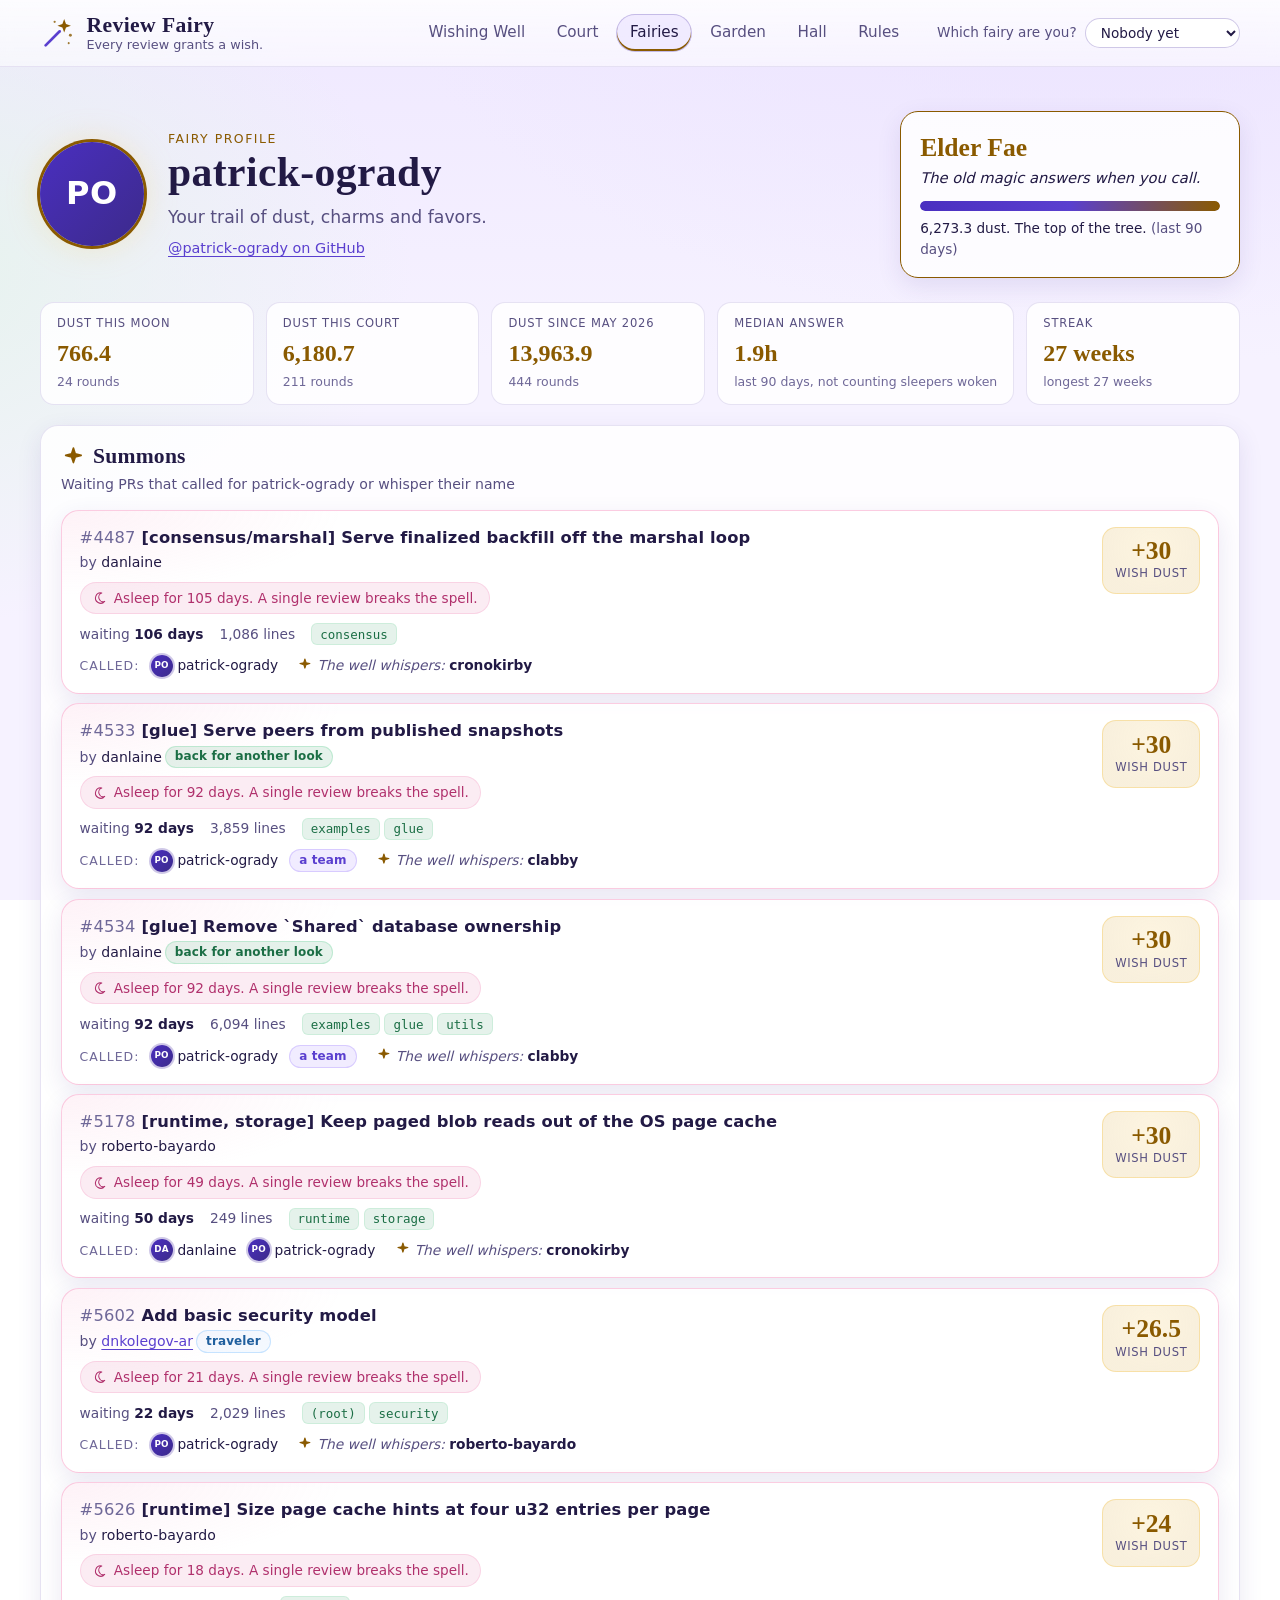
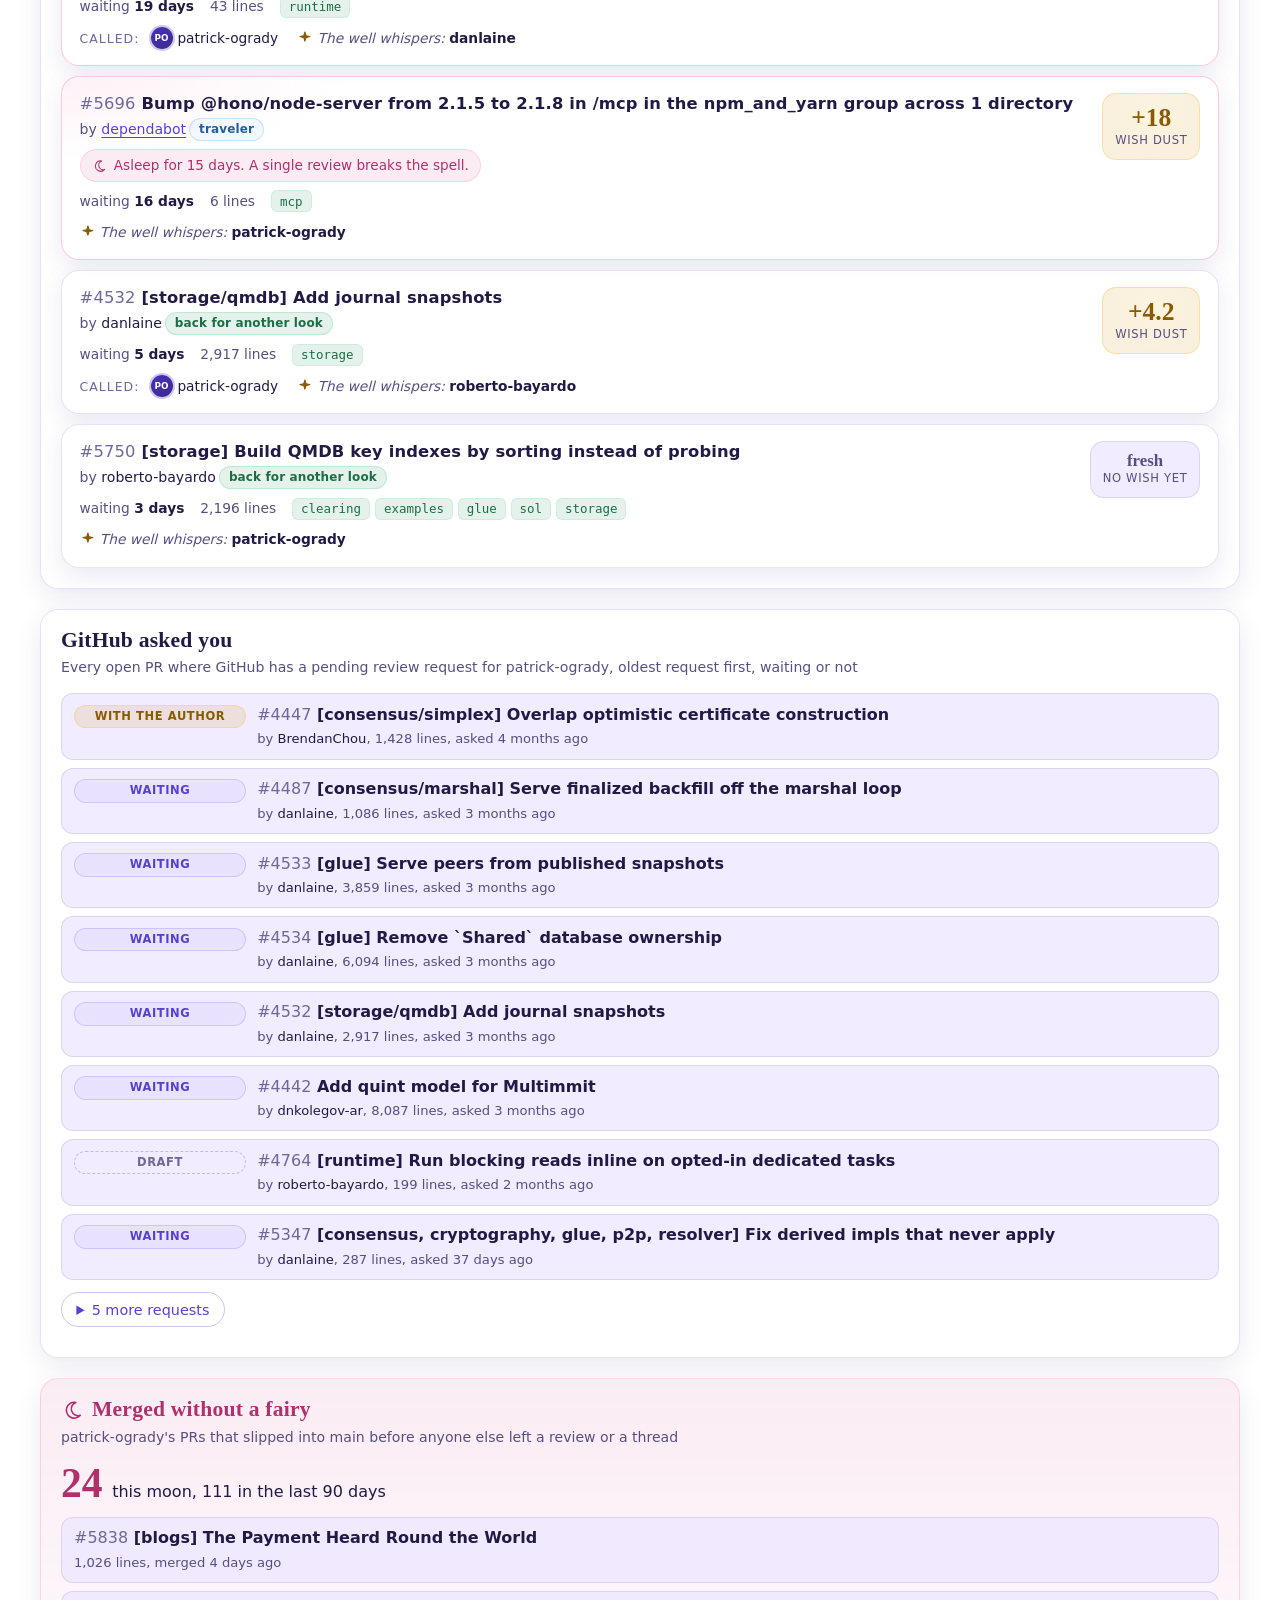
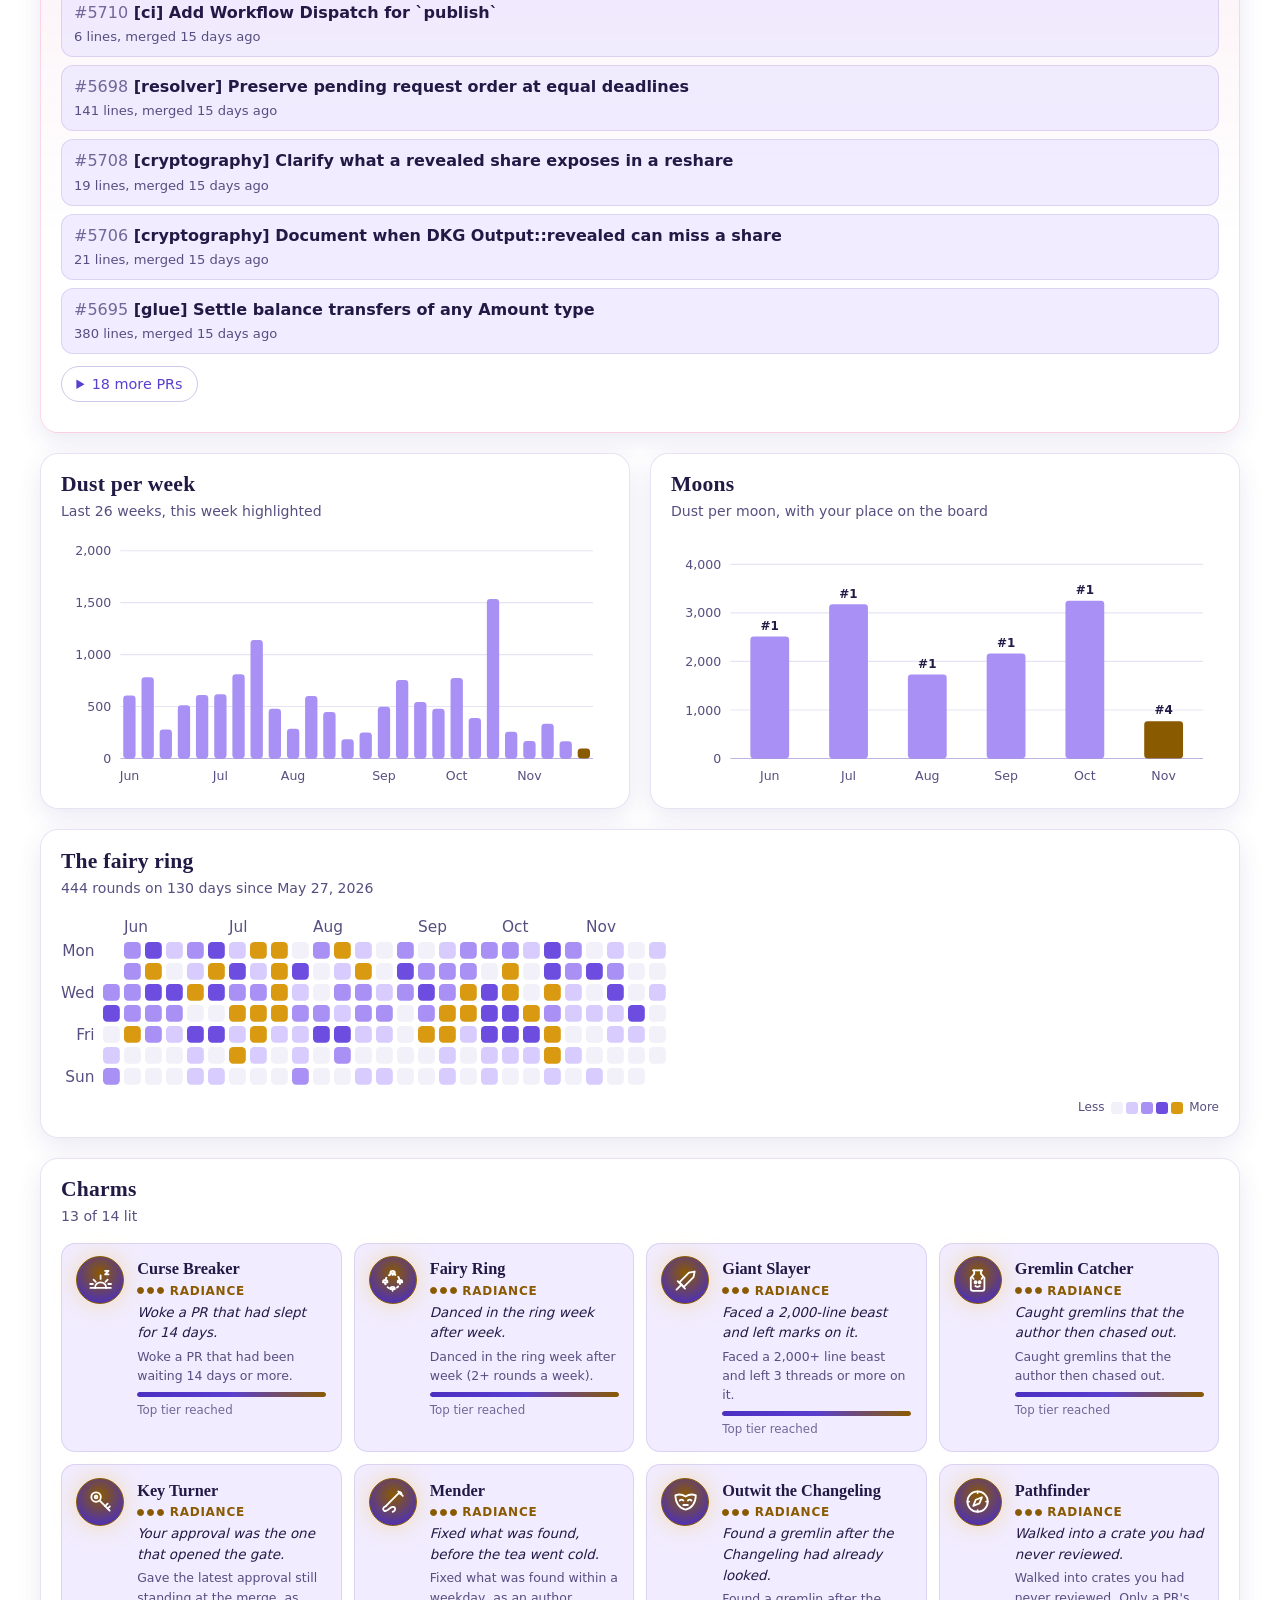
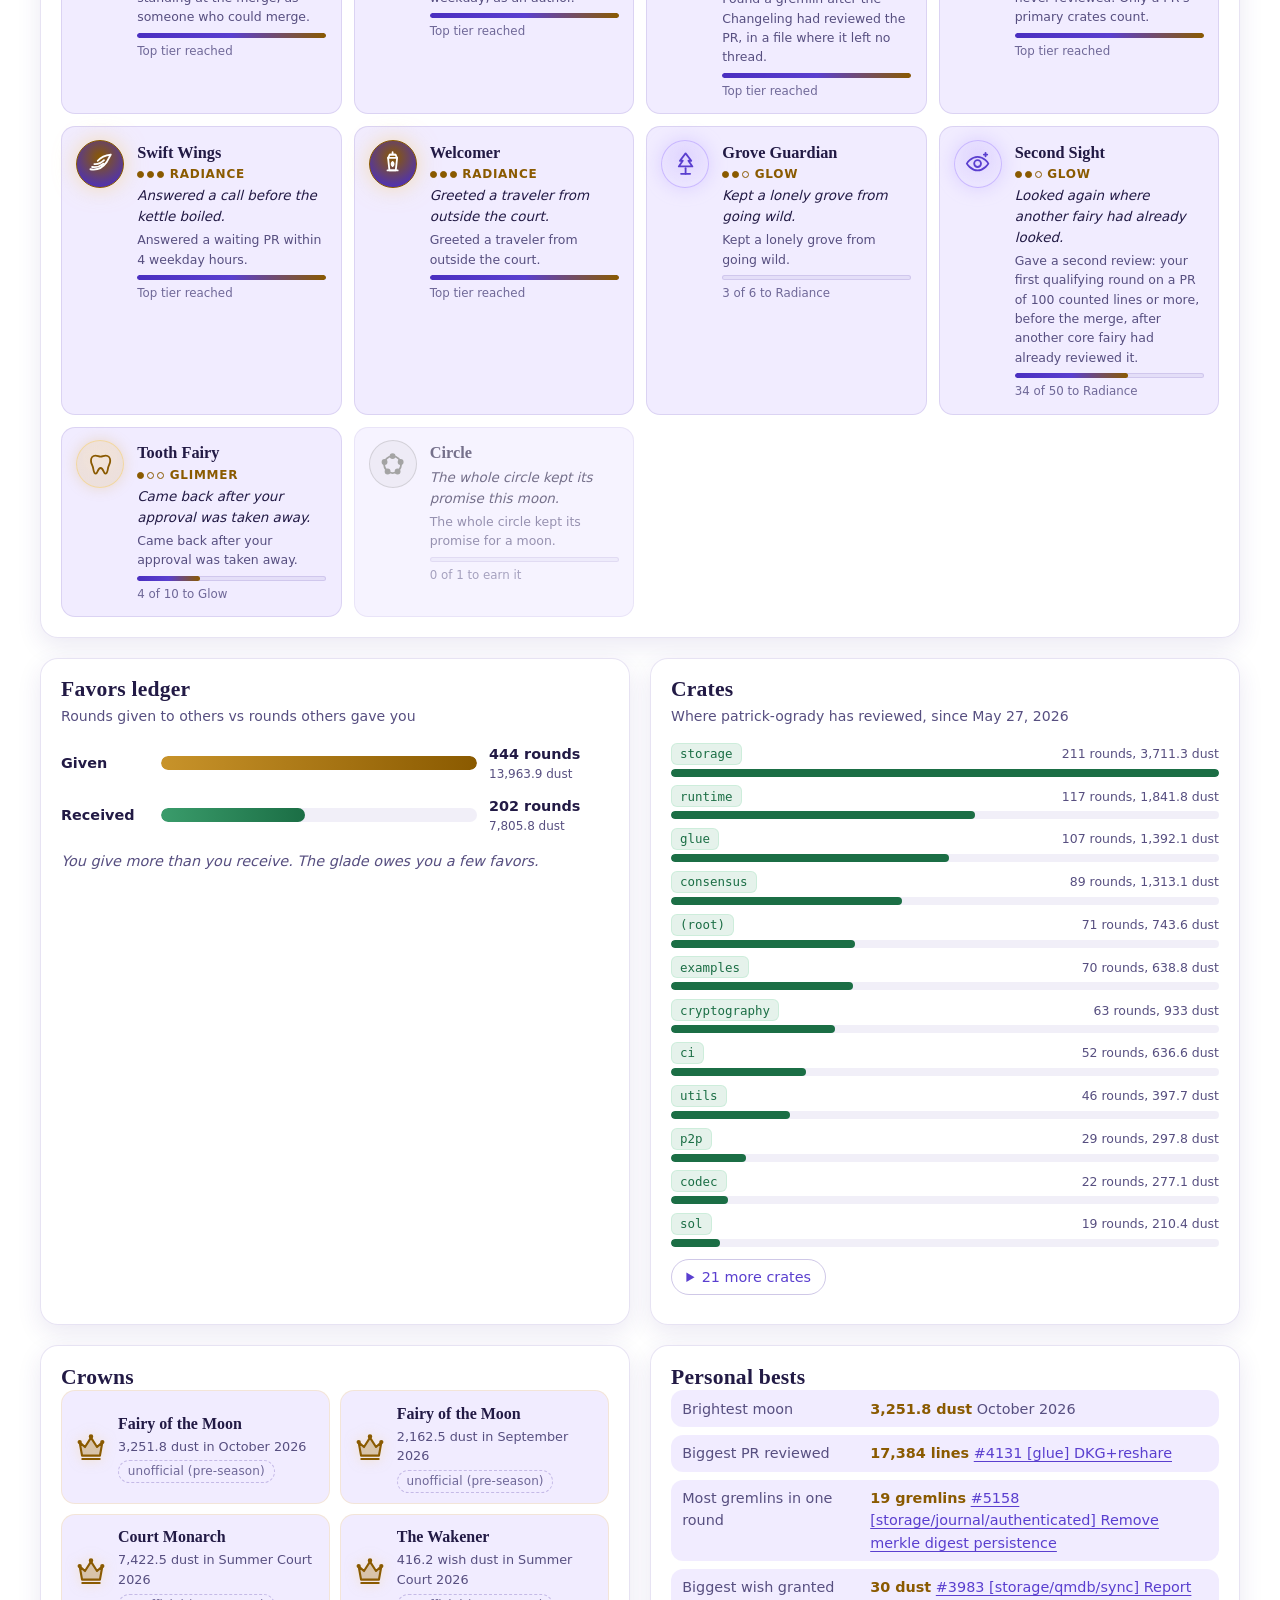
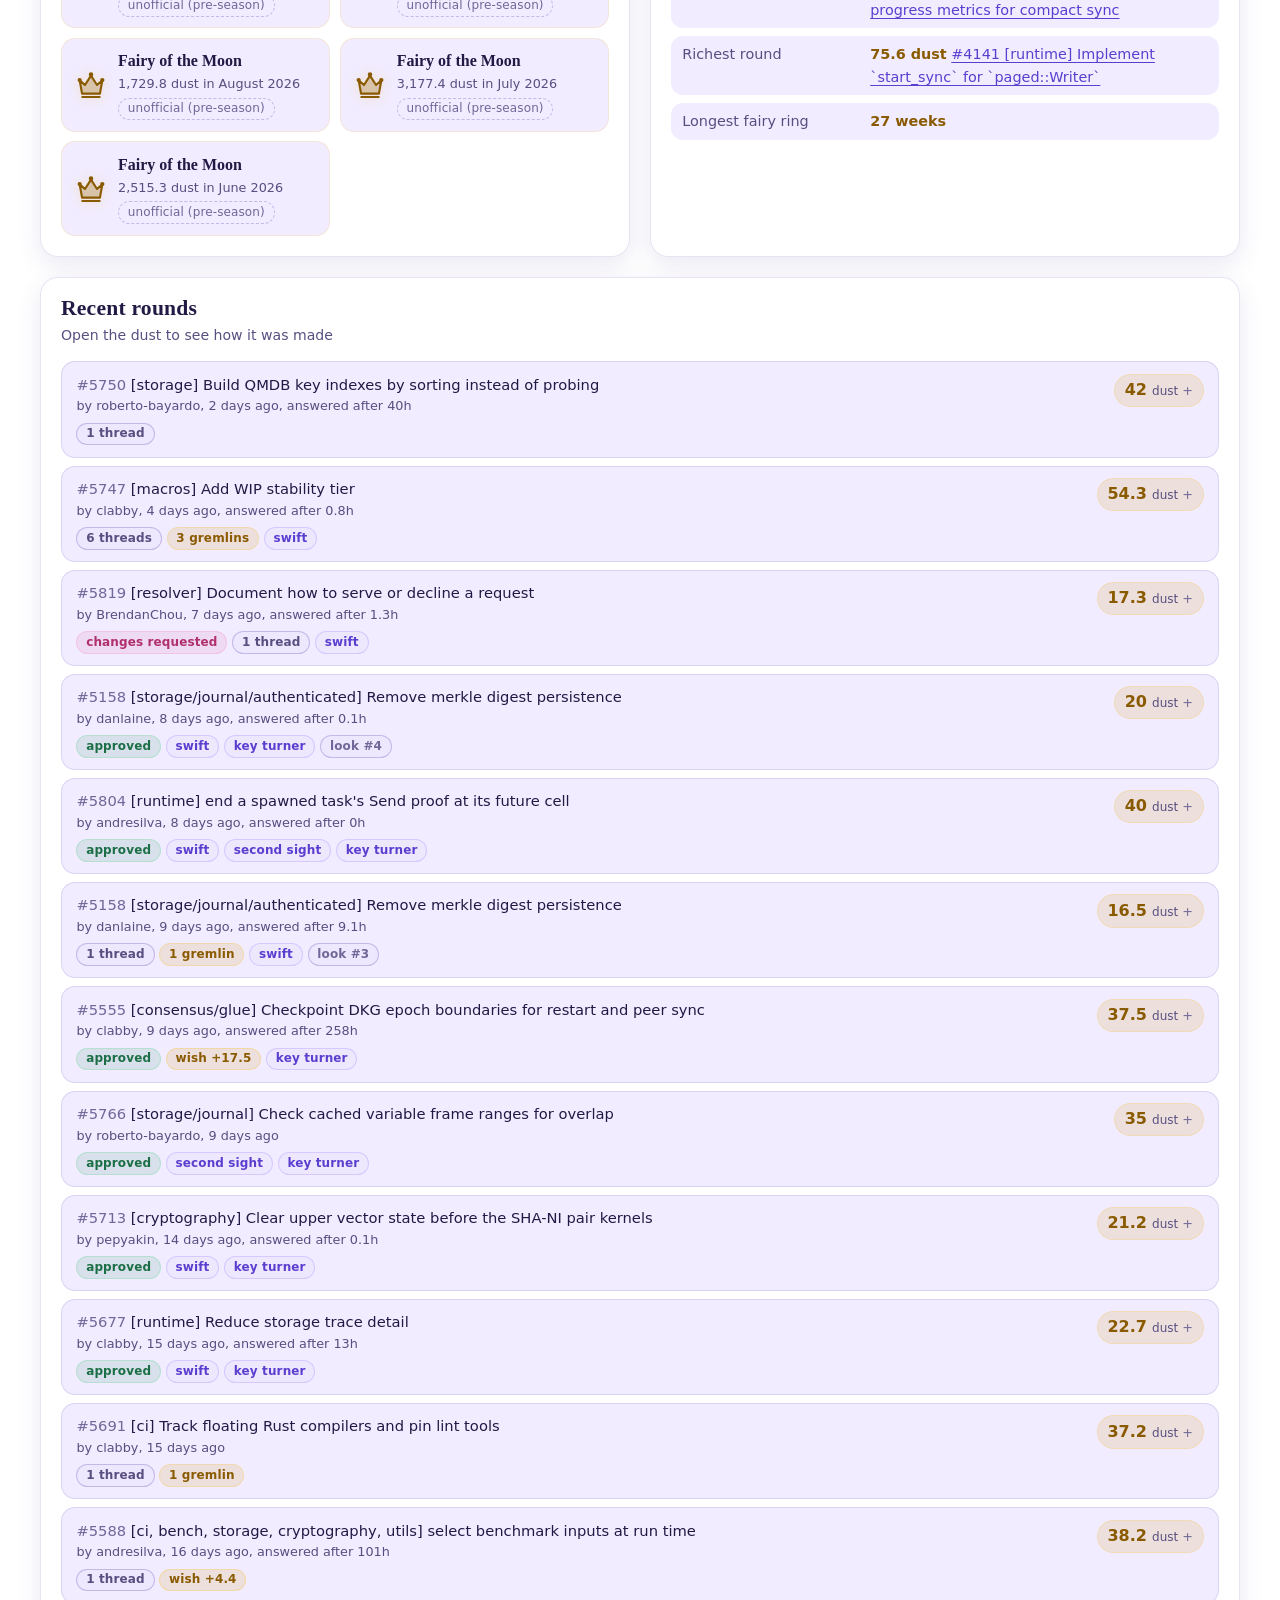
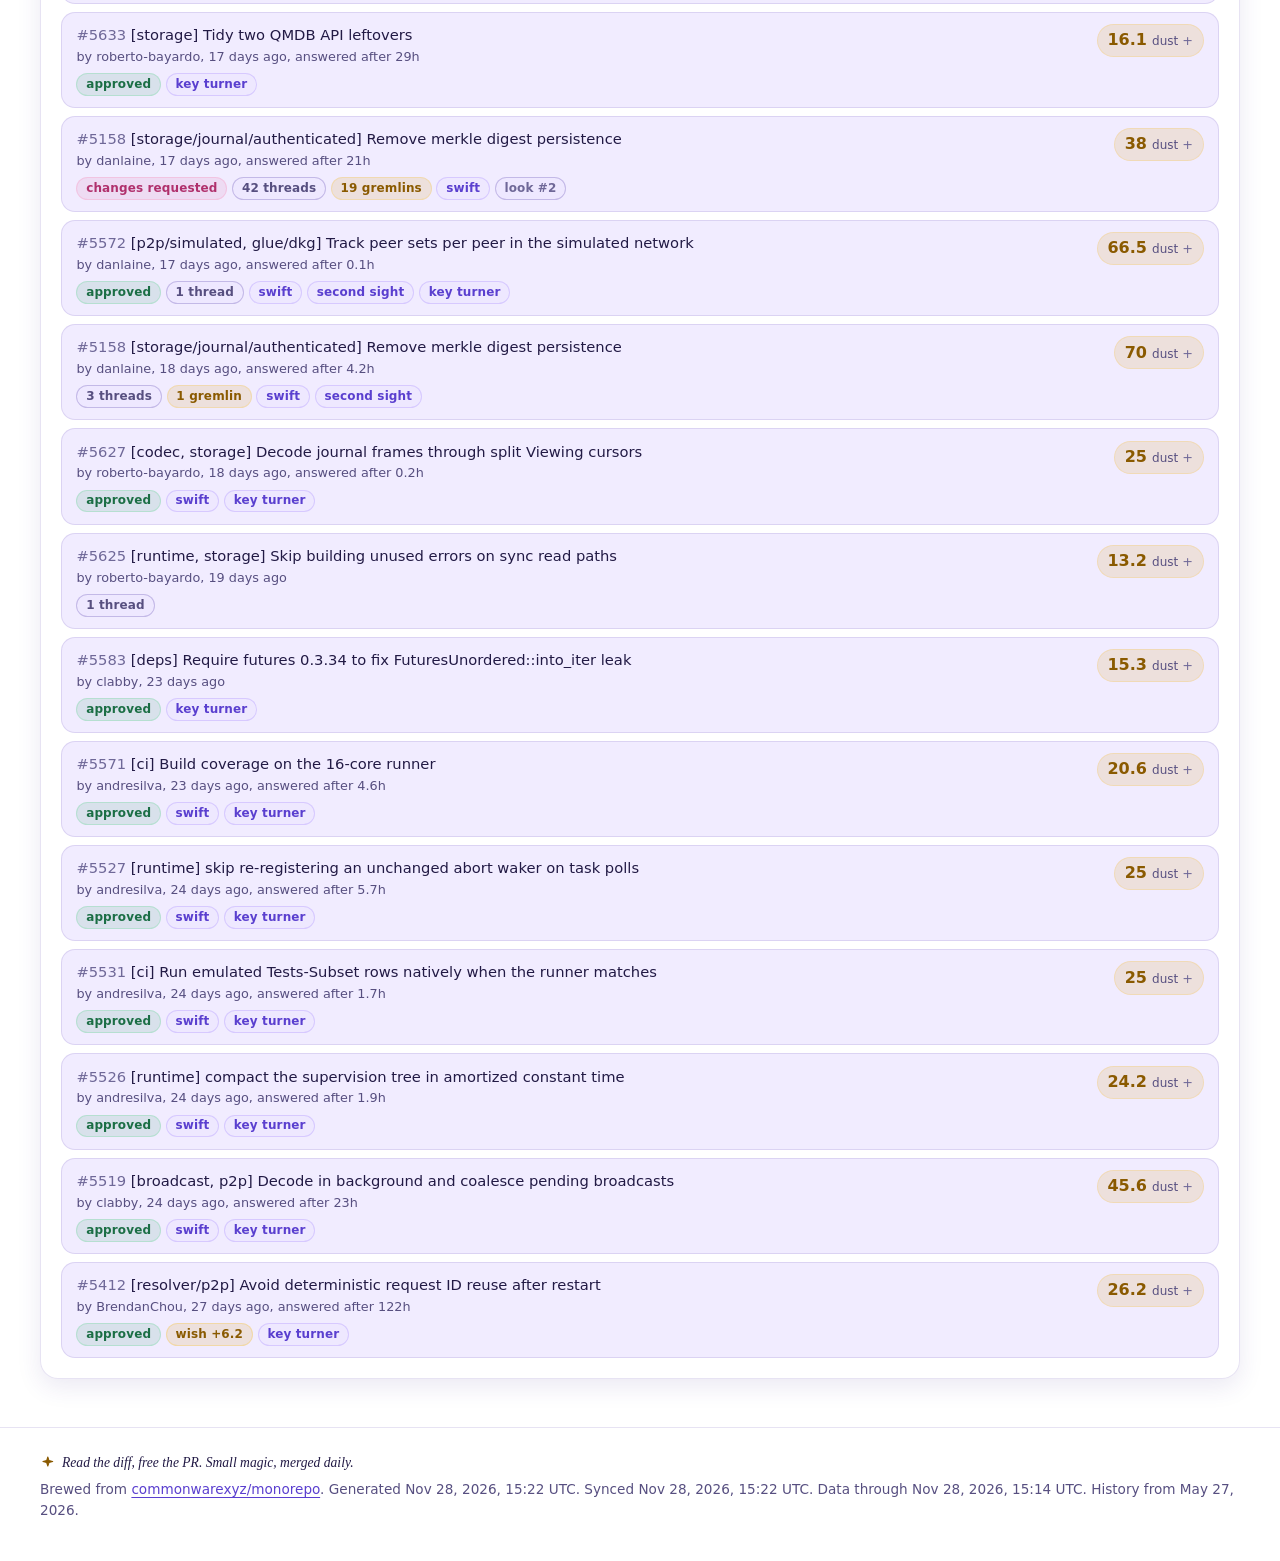
<file: fairies/patrick-ogrady.html>
<!doctype html>
<html lang="en">
<head>
<meta charset="utf-8">
<meta name="viewport" content="width=device-width, initial-scale=1">
<meta name="robots" content="noindex, nofollow">
<meta name="color-scheme" content="dark light">
<meta name="description" content="Review Fairy: Every review grants a wish.">
<title>patrick-ogrady | Review Fairy</title>
<link rel="icon" href="../static/favicon.svg" type="image/svg+xml">
<link rel="stylesheet" href="../static/fairy.css">
<script src="../static/fairy.js" defer></script>
</head>
<body class="page-fairies">
<a class="skip-link" href="#main">Skip to content</a>
<header class="site-header">
  <div class="wrap header-inner">
    <a class="brand" href="../index.html">
      <svg class="logo" viewBox="0 0 32 32" width="32" height="32" aria-hidden="true" focusable="false"><path d="M5 27 17.5 14.5" stroke="currentColor" stroke-width="2.4" stroke-linecap="round"/><path class="logo-star" d="M21.5 3.5l1.6 4.4 4.4 1.6-4.4 1.6-1.6 4.4-1.6-4.4-4.4-1.6 4.4-1.6z"/><circle class="logo-dot" cx="27" cy="18" r="1.3"/><circle class="logo-dot" cx="13" cy="6" r="1"/><circle class="logo-dot" cx="25.5" cy="25" r=".9"/></svg>
      <span class="brand-text"><span class="brand-name">Review Fairy</span><span class="brand-tag">Every review grants a wish.</span></span>
    </a>
    <nav class="site-nav" aria-label="Main">
      <ul>
        <li><a href="../index.html">Wishing Well</a></li>
        <li><a href="../court.html">Court</a></li>
        <li><a href="../fairies.html" aria-current="page">Fairies</a></li>
        <li><a href="../garden.html">Garden</a></li>
        <li><a href="../hall.html">Hall</a></li>
        <li><a href="../rules.html">Rules</a></li>
      </ul>
    </nav>
    <div class="picker" data-picker hidden>
      <label for="fairy-picker">Which fairy are you?</label>
      <select id="fairy-picker">
        <option value="">Nobody yet</option>
        <option value="patrick-ogrady">patrick-ogrady</option>
        <option value="clabby">clabby</option>
        <option value="roberto-bayardo">roberto-bayardo</option>
        <option value="danlaine">danlaine</option>
        <option value="andresilva">andresilva</option>
        <option value="cronokirby">cronokirby</option>
        <option value="BrendanChou">BrendanChou</option>
        <option value="vicsn">vicsn</option>
      </select>
    </div>
  </div>
</header>
<main id="main" class="wrap">
<section class="profile-hero" data-login="patrick-ogrady">
  <span class="avatar avatar-xl" aria-hidden="true"><span class="initials">PO</span><span class="photo" style="background-image: url('https://github.com/patrick-ogrady.png?size=96')"></span></span>
  <div class="hero-text">
    <p class="eyebrow">Fairy profile</p>
    <h1>patrick-ogrady</h1>
    <p class="subtitle">Your trail of dust, charms and favors.</p>
    <p class="hero-links"><a href="https://github.com/patrick-ogrady">@patrick-ogrady on GitHub</a></p>
  </div>
  <div class="level-card lvl-4">
    <p class="level-name">Elder Fae</p>
<p class="level-line">The old magic answers when you call.</p>    <div class="meter level-meter" role="meter" aria-valuemin="0" aria-valuemax="100" aria-valuenow="100.0" aria-label="Progress to the next level"><span style="width: 100.0%"></span></div>
    <p class="level-nums">
      6,273.3 dust. The top of the tree.
      <span class="muted">(last 90 days)</span>
    </p>
  </div>
</section>
<dl class="stat-strip">
  <div><dt>dust this moon</dt><dd>766.4</dd><span>24 rounds</span></div>
  <div><dt>dust this court</dt><dd>6,180.7</dd><span>211 rounds</span></div>
  <div title="Totals since May 27, 2026, where the synced history begins"><dt>dust since May 2026</dt><dd>13,963.9</dd><span>444 rounds</span></div>
  <div title="Answers that woke a Sleeping Beauty are left out. Curse Breaker counts those."><dt>median answer</dt><dd>1.9h</dd><span>last 90 days, not counting sleepers woken</span></div>
  <div><dt>streak</dt><dd>27 weeks</dd><span>longest 27 weeks</span></div>
</dl>

<section class="panel" aria-labelledby="summ-h">
  <h2 id="summ-h"><svg class="icon sparkle-art" viewBox="0 0 24 24" width="24" height="24" fill="none" stroke="currentColor" stroke-width="1.6" stroke-linecap="round" stroke-linejoin="round" aria-hidden="true" focusable="false"><path d="M12 3l1.8 5.6L19.5 10l-5.7 1.6L12 17l-1.8-5.4L4.5 10l5.7-1.4z" fill="currentColor"/></svg> Summons</h2>
  <p class="panel-sub">Waiting PRs that called for patrick-ogrady or whisper their name</p>
  <div class="wish-list compact">
<article class="wish-card sleeping" data-pr="4487">
  <div class="wish-main">
    <h3 class="wish-title"><a href="https://github.com/commonwarexyz/monorepo/pull/4487"><span class="pr-num">#4487</span> [consensus/marshal] Serve finalized backfill off the marshal loop</a></h3>
    <p class="wish-by">
      by <a class="fairy-name" href="../fairies/danlaine.html" title="danlaine">danlaine</a>    </p>
    <p class="spell"><svg class="icon moon-art" viewBox="0 0 24 24" width="24" height="24" fill="none" stroke="currentColor" stroke-width="1.6" stroke-linecap="round" stroke-linejoin="round" aria-hidden="true" focusable="false"><path d="M15 4.5a8 8 0 1 0 4.5 13A6.5 6.5 0 0 1 15 4.5z"/></svg> Asleep for 105 days. A single review breaks the spell.</p>
    <ul class="wish-facts">
      <li title="Waiting since Aug 14, 2026, 19:58 UTC, 75 days counting weekdays">waiting <strong>106 days</strong></li>
      <li>1,086 lines</li>
      <li class="crates" aria-label="Crates"><span class="crate">consensus</span></li>
    </ul>
    <div class="wish-people">
      <p class="requested" title="Pending review requests on GitHub"><span class="label">Called:</span>
<span class="req" data-login="patrick-ogrady"><span class="avatar avatar-xs" aria-hidden="true"><span class="initials">PO</span><span class="photo" style="background-image: url('https://github.com/patrick-ogrady.png?size=96')"></span></span><a class="fairy-name" href="../fairies/patrick-ogrady.html" title="patrick-ogrady">patrick-ogrady</a></span>      </p>
      <p class="whisper" data-login="cronokirby" title="A suggested reviewer who knows these crates and has the lightest recent load. A hint, not a review request."><svg class="icon sparkle-art" viewBox="0 0 24 24" width="24" height="24" fill="none" stroke="currentColor" stroke-width="1.6" stroke-linecap="round" stroke-linejoin="round" aria-hidden="true" focusable="false"><path d="M12 3l1.8 5.6L19.5 10l-5.7 1.6L12 17l-1.8-5.4L4.5 10l5.7-1.4z" fill="currentColor"/></svg> The well whispers: <a class="fairy-name" href="../fairies/cronokirby.html" title="cronokirby">cronokirby</a></p>
    </div>
  </div>
  <div class="wish-value lit" title="Grant this wish for 30 dust.">
    <span class="wish-amt">+30</span><span class="wish-unit">wish dust</span>
  </div>
</article><article class="wish-card sleeping" data-pr="4533">
  <div class="wish-main">
    <h3 class="wish-title"><a href="https://github.com/commonwarexyz/monorepo/pull/4533"><span class="pr-num">#4533</span> [glue] Serve peers from published snapshots</a></h3>
    <p class="wish-by">
      by <a class="fairy-name" href="../fairies/danlaine.html" title="danlaine">danlaine</a><span class="tag tag-returning">back for another look</span>    </p>
    <p class="spell"><svg class="icon moon-art" viewBox="0 0 24 24" width="24" height="24" fill="none" stroke="currentColor" stroke-width="1.6" stroke-linecap="round" stroke-linejoin="round" aria-hidden="true" focusable="false"><path d="M15 4.5a8 8 0 1 0 4.5 13A6.5 6.5 0 0 1 15 4.5z"/></svg> Asleep for 92 days. A single review breaks the spell.</p>
    <ul class="wish-facts">
      <li title="Waiting since Aug 28, 2026, 15:16 UTC, 65 days counting weekdays">waiting <strong>92 days</strong></li>
      <li>3,859 lines</li>
      <li class="crates" aria-label="Crates"><span class="crate">examples</span><span class="crate">glue</span></li>
    </ul>
    <div class="wish-people">
      <p class="requested" title="Pending review requests on GitHub"><span class="label">Called:</span>
<span class="req" data-login="patrick-ogrady"><span class="avatar avatar-xs" aria-hidden="true"><span class="initials">PO</span><span class="photo" style="background-image: url('https://github.com/patrick-ogrady.png?size=96')"></span></span><a class="fairy-name" href="../fairies/patrick-ogrady.html" title="patrick-ogrady">patrick-ogrady</a></span><span class="tag tag-team" title="A review request for a team GitHub does not show us">a team</span>      </p>
      <p class="whisper" data-login="clabby" title="A suggested reviewer who knows these crates and has the lightest recent load. A hint, not a review request."><svg class="icon sparkle-art" viewBox="0 0 24 24" width="24" height="24" fill="none" stroke="currentColor" stroke-width="1.6" stroke-linecap="round" stroke-linejoin="round" aria-hidden="true" focusable="false"><path d="M12 3l1.8 5.6L19.5 10l-5.7 1.6L12 17l-1.8-5.4L4.5 10l5.7-1.4z" fill="currentColor"/></svg> The well whispers: <a class="fairy-name" href="../fairies/clabby.html" title="clabby">clabby</a></p>
    </div>
  </div>
  <div class="wish-value lit" title="Grant this wish for 30 dust.">
    <span class="wish-amt">+30</span><span class="wish-unit">wish dust</span>
  </div>
</article><article class="wish-card sleeping" data-pr="4534">
  <div class="wish-main">
    <h3 class="wish-title"><a href="https://github.com/commonwarexyz/monorepo/pull/4534"><span class="pr-num">#4534</span> [glue] Remove `Shared` database ownership</a></h3>
    <p class="wish-by">
      by <a class="fairy-name" href="../fairies/danlaine.html" title="danlaine">danlaine</a><span class="tag tag-returning">back for another look</span>    </p>
    <p class="spell"><svg class="icon moon-art" viewBox="0 0 24 24" width="24" height="24" fill="none" stroke="currentColor" stroke-width="1.6" stroke-linecap="round" stroke-linejoin="round" aria-hidden="true" focusable="false"><path d="M15 4.5a8 8 0 1 0 4.5 13A6.5 6.5 0 0 1 15 4.5z"/></svg> Asleep for 92 days. A single review breaks the spell.</p>
    <ul class="wish-facts">
      <li title="Waiting since Aug 28, 2026, 15:35 UTC, 65 days counting weekdays">waiting <strong>92 days</strong></li>
      <li>6,094 lines</li>
      <li class="crates" aria-label="Crates"><span class="crate">examples</span><span class="crate">glue</span><span class="crate">utils</span></li>
    </ul>
    <div class="wish-people">
      <p class="requested" title="Pending review requests on GitHub"><span class="label">Called:</span>
<span class="req" data-login="patrick-ogrady"><span class="avatar avatar-xs" aria-hidden="true"><span class="initials">PO</span><span class="photo" style="background-image: url('https://github.com/patrick-ogrady.png?size=96')"></span></span><a class="fairy-name" href="../fairies/patrick-ogrady.html" title="patrick-ogrady">patrick-ogrady</a></span><span class="tag tag-team" title="A review request for a team GitHub does not show us">a team</span>      </p>
      <p class="whisper" data-login="clabby" title="A suggested reviewer who knows these crates and has the lightest recent load. A hint, not a review request."><svg class="icon sparkle-art" viewBox="0 0 24 24" width="24" height="24" fill="none" stroke="currentColor" stroke-width="1.6" stroke-linecap="round" stroke-linejoin="round" aria-hidden="true" focusable="false"><path d="M12 3l1.8 5.6L19.5 10l-5.7 1.6L12 17l-1.8-5.4L4.5 10l5.7-1.4z" fill="currentColor"/></svg> The well whispers: <a class="fairy-name" href="../fairies/clabby.html" title="clabby">clabby</a></p>
    </div>
  </div>
  <div class="wish-value lit" title="Grant this wish for 30 dust.">
    <span class="wish-amt">+30</span><span class="wish-unit">wish dust</span>
  </div>
</article><article class="wish-card sleeping" data-pr="5178">
  <div class="wish-main">
    <h3 class="wish-title"><a href="https://github.com/commonwarexyz/monorepo/pull/5178"><span class="pr-num">#5178</span> [runtime, storage] Keep paged blob reads out of the OS page cache</a></h3>
    <p class="wish-by">
      by <a class="fairy-name" href="../fairies/roberto-bayardo.html" title="roberto-bayardo">roberto-bayardo</a>    </p>
    <p class="spell"><svg class="icon moon-art" viewBox="0 0 24 24" width="24" height="24" fill="none" stroke="currentColor" stroke-width="1.6" stroke-linecap="round" stroke-linejoin="round" aria-hidden="true" focusable="false"><path d="M15 4.5a8 8 0 1 0 4.5 13A6.5 6.5 0 0 1 15 4.5z"/></svg> Asleep for 49 days. A single review breaks the spell.</p>
    <ul class="wish-facts">
      <li title="Waiting since Oct 9, 2026, 20:14 UTC, 35 days counting weekdays">waiting <strong>50 days</strong></li>
      <li>249 lines</li>
      <li class="crates" aria-label="Crates"><span class="crate">runtime</span><span class="crate">storage</span></li>
    </ul>
    <div class="wish-people">
      <p class="requested" title="Pending review requests on GitHub"><span class="label">Called:</span>
<span class="req" data-login="danlaine"><span class="avatar avatar-xs" aria-hidden="true"><span class="initials">DA</span><span class="photo" style="background-image: url('https://github.com/danlaine.png?size=96')"></span></span><a class="fairy-name" href="../fairies/danlaine.html" title="danlaine">danlaine</a></span><span class="req" data-login="patrick-ogrady"><span class="avatar avatar-xs" aria-hidden="true"><span class="initials">PO</span><span class="photo" style="background-image: url('https://github.com/patrick-ogrady.png?size=96')"></span></span><a class="fairy-name" href="../fairies/patrick-ogrady.html" title="patrick-ogrady">patrick-ogrady</a></span>      </p>
      <p class="whisper" data-login="cronokirby" title="A suggested reviewer who knows these crates and has the lightest recent load. A hint, not a review request."><svg class="icon sparkle-art" viewBox="0 0 24 24" width="24" height="24" fill="none" stroke="currentColor" stroke-width="1.6" stroke-linecap="round" stroke-linejoin="round" aria-hidden="true" focusable="false"><path d="M12 3l1.8 5.6L19.5 10l-5.7 1.6L12 17l-1.8-5.4L4.5 10l5.7-1.4z" fill="currentColor"/></svg> The well whispers: <a class="fairy-name" href="../fairies/cronokirby.html" title="cronokirby">cronokirby</a></p>
    </div>
  </div>
  <div class="wish-value lit" title="Grant this wish for 30 dust.">
    <span class="wish-amt">+30</span><span class="wish-unit">wish dust</span>
  </div>
</article><article class="wish-card sleeping" data-pr="5602">
  <div class="wish-main">
    <h3 class="wish-title"><a href="https://github.com/commonwarexyz/monorepo/pull/5602"><span class="pr-num">#5602</span> Add basic security model</a></h3>
    <p class="wish-by">
      by <a class="outsider" href="https://github.com/dnkolegov-ar">dnkolegov-ar</a><span class="tag tag-external" title="Author is outside the core team">traveler</span>    </p>
    <p class="spell"><svg class="icon moon-art" viewBox="0 0 24 24" width="24" height="24" fill="none" stroke="currentColor" stroke-width="1.6" stroke-linecap="round" stroke-linejoin="round" aria-hidden="true" focusable="false"><path d="M15 4.5a8 8 0 1 0 4.5 13A6.5 6.5 0 0 1 15 4.5z"/></svg> Asleep for 21 days. A single review breaks the spell.</p>
    <ul class="wish-facts">
      <li title="Waiting since Nov 6, 2026, 17:29 UTC, 15 days counting weekdays">waiting <strong>22 days</strong></li>
      <li>2,029 lines</li>
      <li class="crates" aria-label="Crates"><span class="crate">(root)</span><span class="crate">security</span></li>
    </ul>
    <div class="wish-people">
      <p class="requested" title="Pending review requests on GitHub"><span class="label">Called:</span>
<span class="req" data-login="patrick-ogrady"><span class="avatar avatar-xs" aria-hidden="true"><span class="initials">PO</span><span class="photo" style="background-image: url('https://github.com/patrick-ogrady.png?size=96')"></span></span><a class="fairy-name" href="../fairies/patrick-ogrady.html" title="patrick-ogrady">patrick-ogrady</a></span>      </p>
      <p class="whisper" data-login="roberto-bayardo" title="A suggested reviewer who knows these crates and has the lightest recent load. A hint, not a review request."><svg class="icon sparkle-art" viewBox="0 0 24 24" width="24" height="24" fill="none" stroke="currentColor" stroke-width="1.6" stroke-linecap="round" stroke-linejoin="round" aria-hidden="true" focusable="false"><path d="M12 3l1.8 5.6L19.5 10l-5.7 1.6L12 17l-1.8-5.4L4.5 10l5.7-1.4z" fill="currentColor"/></svg> The well whispers: <a class="fairy-name" href="../fairies/roberto-bayardo.html" title="roberto-bayardo">roberto-bayardo</a></p>
    </div>
  </div>
  <div class="wish-value lit" title="Grant this wish for 26.5 dust.">
    <span class="wish-amt">+26.5</span><span class="wish-unit">wish dust</span>
  </div>
</article><article class="wish-card sleeping" data-pr="5626">
  <div class="wish-main">
    <h3 class="wish-title"><a href="https://github.com/commonwarexyz/monorepo/pull/5626"><span class="pr-num">#5626</span> [runtime] Size page cache hints at four u32 entries per page</a></h3>
    <p class="wish-by">
      by <a class="fairy-name" href="../fairies/roberto-bayardo.html" title="roberto-bayardo">roberto-bayardo</a>    </p>
    <p class="spell"><svg class="icon moon-art" viewBox="0 0 24 24" width="24" height="24" fill="none" stroke="currentColor" stroke-width="1.6" stroke-linecap="round" stroke-linejoin="round" aria-hidden="true" focusable="false"><path d="M15 4.5a8 8 0 1 0 4.5 13A6.5 6.5 0 0 1 15 4.5z"/></svg> Asleep for 18 days. A single review breaks the spell.</p>
    <ul class="wish-facts">
      <li title="Waiting since Nov 10, 2026, 00:21 UTC, 14 days counting weekdays">waiting <strong>19 days</strong></li>
      <li>43 lines</li>
      <li class="crates" aria-label="Crates"><span class="crate">runtime</span></li>
    </ul>
    <div class="wish-people">
      <p class="requested" title="Pending review requests on GitHub"><span class="label">Called:</span>
<span class="req" data-login="patrick-ogrady"><span class="avatar avatar-xs" aria-hidden="true"><span class="initials">PO</span><span class="photo" style="background-image: url('https://github.com/patrick-ogrady.png?size=96')"></span></span><a class="fairy-name" href="../fairies/patrick-ogrady.html" title="patrick-ogrady">patrick-ogrady</a></span>      </p>
      <p class="whisper" data-login="danlaine" title="A suggested reviewer who knows these crates and has the lightest recent load. A hint, not a review request."><svg class="icon sparkle-art" viewBox="0 0 24 24" width="24" height="24" fill="none" stroke="currentColor" stroke-width="1.6" stroke-linecap="round" stroke-linejoin="round" aria-hidden="true" focusable="false"><path d="M12 3l1.8 5.6L19.5 10l-5.7 1.6L12 17l-1.8-5.4L4.5 10l5.7-1.4z" fill="currentColor"/></svg> The well whispers: <a class="fairy-name" href="../fairies/danlaine.html" title="danlaine">danlaine</a></p>
    </div>
  </div>
  <div class="wish-value lit" title="Grant this wish for 24 dust.">
    <span class="wish-amt">+24</span><span class="wish-unit">wish dust</span>
  </div>
</article><article class="wish-card sleeping" data-pr="5696">
  <div class="wish-main">
    <h3 class="wish-title"><a href="https://github.com/commonwarexyz/monorepo/pull/5696"><span class="pr-num">#5696</span> Bump @hono/node-server from 2.1.5 to 2.1.8 in /mcp in the npm_and_yarn group across 1 directory</a></h3>
    <p class="wish-by">
      by <a class="outsider" href="https://github.com/dependabot">dependabot</a><span class="tag tag-external" title="Author is outside the core team">traveler</span>    </p>
    <p class="spell"><svg class="icon moon-art" viewBox="0 0 24 24" width="24" height="24" fill="none" stroke="currentColor" stroke-width="1.6" stroke-linecap="round" stroke-linejoin="round" aria-hidden="true" focusable="false"><path d="M15 4.5a8 8 0 1 0 4.5 13A6.5 6.5 0 0 1 15 4.5z"/></svg> Asleep for 15 days. A single review breaks the spell.</p>
    <ul class="wish-facts">
      <li title="Waiting since Nov 13, 2026, 00:25 UTC, 11 days counting weekdays">waiting <strong>16 days</strong></li>
      <li>6 lines</li>
      <li class="crates" aria-label="Crates"><span class="crate">mcp</span></li>
    </ul>
    <div class="wish-people">
      <p class="whisper" data-login="patrick-ogrady" title="A suggested reviewer who knows these crates and has the lightest recent load. A hint, not a review request."><svg class="icon sparkle-art" viewBox="0 0 24 24" width="24" height="24" fill="none" stroke="currentColor" stroke-width="1.6" stroke-linecap="round" stroke-linejoin="round" aria-hidden="true" focusable="false"><path d="M12 3l1.8 5.6L19.5 10l-5.7 1.6L12 17l-1.8-5.4L4.5 10l5.7-1.4z" fill="currentColor"/></svg> The well whispers: <a class="fairy-name" href="../fairies/patrick-ogrady.html" title="patrick-ogrady">patrick-ogrady</a></p>
    </div>
  </div>
  <div class="wish-value lit" title="Grant this wish for 18 dust.">
    <span class="wish-amt">+18</span><span class="wish-unit">wish dust</span>
  </div>
</article><article class="wish-card" data-pr="4532">
  <div class="wish-main">
    <h3 class="wish-title"><a href="https://github.com/commonwarexyz/monorepo/pull/4532"><span class="pr-num">#4532</span> [storage/qmdb] Add journal snapshots</a></h3>
    <p class="wish-by">
      by <a class="fairy-name" href="../fairies/danlaine.html" title="danlaine">danlaine</a><span class="tag tag-returning">back for another look</span>    </p>
    <ul class="wish-facts">
      <li title="Waiting since Nov 23, 2026, 21:20 UTC, 4 days counting weekdays">waiting <strong>5 days</strong></li>
      <li>2,917 lines</li>
      <li class="crates" aria-label="Crates"><span class="crate">storage</span></li>
    </ul>
    <div class="wish-people">
      <p class="requested" title="Pending review requests on GitHub"><span class="label">Called:</span>
<span class="req" data-login="patrick-ogrady"><span class="avatar avatar-xs" aria-hidden="true"><span class="initials">PO</span><span class="photo" style="background-image: url('https://github.com/patrick-ogrady.png?size=96')"></span></span><a class="fairy-name" href="../fairies/patrick-ogrady.html" title="patrick-ogrady">patrick-ogrady</a></span>      </p>
      <p class="whisper" data-login="roberto-bayardo" title="A suggested reviewer who knows these crates and has the lightest recent load. A hint, not a review request."><svg class="icon sparkle-art" viewBox="0 0 24 24" width="24" height="24" fill="none" stroke="currentColor" stroke-width="1.6" stroke-linecap="round" stroke-linejoin="round" aria-hidden="true" focusable="false"><path d="M12 3l1.8 5.6L19.5 10l-5.7 1.6L12 17l-1.8-5.4L4.5 10l5.7-1.4z" fill="currentColor"/></svg> The well whispers: <a class="fairy-name" href="../fairies/roberto-bayardo.html" title="roberto-bayardo">roberto-bayardo</a></p>
    </div>
  </div>
  <div class="wish-value lit" title="Grant this wish for 4.2 dust.">
    <span class="wish-amt">+4.2</span><span class="wish-unit">wish dust</span>
  </div>
</article><article class="wish-card" data-pr="5750">
  <div class="wish-main">
    <h3 class="wish-title"><a href="https://github.com/commonwarexyz/monorepo/pull/5750"><span class="pr-num">#5750</span> [storage] Build QMDB key indexes by sorting instead of probing</a></h3>
    <p class="wish-by">
      by <a class="fairy-name" href="../fairies/roberto-bayardo.html" title="roberto-bayardo">roberto-bayardo</a><span class="tag tag-returning">back for another look</span>    </p>
    <ul class="wish-facts">
      <li title="Waiting since Nov 26, 2026, 00:13 UTC, 2 days counting weekdays">waiting <strong>3 days</strong></li>
      <li>2,196 lines</li>
      <li class="crates" aria-label="Crates"><span class="crate">clearing</span><span class="crate">examples</span><span class="crate">glue</span><span class="crate">sol</span><span class="crate">storage</span></li>
    </ul>
    <div class="wish-people">
      <p class="whisper" data-login="patrick-ogrady" title="A suggested reviewer who knows these crates and has the lightest recent load. A hint, not a review request."><svg class="icon sparkle-art" viewBox="0 0 24 24" width="24" height="24" fill="none" stroke="currentColor" stroke-width="1.6" stroke-linecap="round" stroke-linejoin="round" aria-hidden="true" focusable="false"><path d="M12 3l1.8 5.6L19.5 10l-5.7 1.6L12 17l-1.8-5.4L4.5 10l5.7-1.4z" fill="currentColor"/></svg> The well whispers: <a class="fairy-name" href="../fairies/patrick-ogrady.html" title="patrick-ogrady">patrick-ogrady</a></p>
    </div>
  </div>
  <div class="wish-value" title="Grant this wish for 0 dust.">
    <span class="wish-amt small">fresh</span><span class="wish-unit">no wish yet</span>
  </div>
</article>  </div>
</section>
<section class="panel" aria-labelledby="asked-h">
  <h2 id="asked-h">GitHub asked you</h2>
  <p class="panel-sub">Every open PR where GitHub has a pending review request for patrick-ogrady, oldest request first, waiting or not</p>
  <ul class="asked-list">
<li class="asked-item" data-pr="4447">
  <span class="chip chip-with_author">with the author</span>
  <div class="asked-text">
    <a class="pr-link" href="https://github.com/commonwarexyz/monorepo/pull/4447"><span class="pr-num">#4447</span> [consensus/simplex] Overlap optimistic certificate construction</a>
    <span class="asked-meta">by <a class="fairy-name" href="../fairies/BrendanChou.html" title="BrendanChou">BrendanChou</a>, 1,428 lines, asked <time datetime="2026-08-13T20:23:41Z" title="Aug 13, 2026, 20:23 UTC">4 months ago</time></span>
  </div>
</li><li class="asked-item" data-pr="4487">
  <span class="chip chip-waiting">waiting</span>
  <div class="asked-text">
    <a class="pr-link" href="https://github.com/commonwarexyz/monorepo/pull/4487"><span class="pr-num">#4487</span> [consensus/marshal] Serve finalized backfill off the marshal loop</a>
    <span class="asked-meta">by <a class="fairy-name" href="../fairies/danlaine.html" title="danlaine">danlaine</a>, 1,086 lines, asked <time datetime="2026-08-14T20:55:06Z" title="Aug 14, 2026, 20:55 UTC">3 months ago</time></span>
  </div>
</li><li class="asked-item" data-pr="4533">
  <span class="chip chip-waiting">waiting</span>
  <div class="asked-text">
    <a class="pr-link" href="https://github.com/commonwarexyz/monorepo/pull/4533"><span class="pr-num">#4533</span> [glue] Serve peers from published snapshots</a>
    <span class="asked-meta">by <a class="fairy-name" href="../fairies/danlaine.html" title="danlaine">danlaine</a>, 3,859 lines, asked <time datetime="2026-08-25T15:07:42Z" title="Aug 25, 2026, 15:07 UTC">3 months ago</time></span>
  </div>
</li><li class="asked-item" data-pr="4534">
  <span class="chip chip-waiting">waiting</span>
  <div class="asked-text">
    <a class="pr-link" href="https://github.com/commonwarexyz/monorepo/pull/4534"><span class="pr-num">#4534</span> [glue] Remove `Shared` database ownership</a>
    <span class="asked-meta">by <a class="fairy-name" href="../fairies/danlaine.html" title="danlaine">danlaine</a>, 6,094 lines, asked <time datetime="2026-08-25T15:07:59Z" title="Aug 25, 2026, 15:07 UTC">3 months ago</time></span>
  </div>
</li><li class="asked-item" data-pr="4532">
  <span class="chip chip-waiting">waiting</span>
  <div class="asked-text">
    <a class="pr-link" href="https://github.com/commonwarexyz/monorepo/pull/4532"><span class="pr-num">#4532</span> [storage/qmdb] Add journal snapshots</a>
    <span class="asked-meta">by <a class="fairy-name" href="../fairies/danlaine.html" title="danlaine">danlaine</a>, 2,917 lines, asked <time datetime="2026-08-27T15:04:29Z" title="Aug 27, 2026, 15:04 UTC">3 months ago</time></span>
  </div>
</li><li class="asked-item" data-pr="4442">
  <span class="chip chip-waiting">waiting</span>
  <div class="asked-text">
    <a class="pr-link" href="https://github.com/commonwarexyz/monorepo/pull/4442"><span class="pr-num">#4442</span> Add quint model for Multimmit</a>
    <span class="asked-meta">by <a class="fairy-name outsider" href="https://github.com/dnkolegov-ar" title="dnkolegov-ar">dnkolegov-ar</a>, 8,087 lines, asked <time datetime="2026-09-07T12:15:01Z" title="Sep 7, 2026, 12:15 UTC">3 months ago</time></span>
  </div>
</li><li class="asked-item" data-pr="4764">
  <span class="chip chip-draft">draft</span>
  <div class="asked-text">
    <a class="pr-link" href="https://github.com/commonwarexyz/monorepo/pull/4764"><span class="pr-num">#4764</span> [runtime] Run blocking reads inline on opted-in dedicated tasks</a>
    <span class="asked-meta">by <a class="fairy-name" href="../fairies/roberto-bayardo.html" title="roberto-bayardo">roberto-bayardo</a>, 199 lines, asked <time datetime="2026-09-25T18:53:36Z" title="Sep 25, 2026, 18:53 UTC">2 months ago</time></span>
  </div>
</li><li class="asked-item" data-pr="5347">
  <span class="chip chip-waiting">waiting</span>
  <div class="asked-text">
    <a class="pr-link" href="https://github.com/commonwarexyz/monorepo/pull/5347"><span class="pr-num">#5347</span> [consensus, cryptography, glue, p2p, resolver] Fix derived impls that never apply</a>
    <span class="asked-meta">by <a class="fairy-name" href="../fairies/danlaine.html" title="danlaine">danlaine</a>, 287 lines, asked <time datetime="2026-10-21T18:48:07Z" title="Oct 21, 2026, 18:48 UTC">37 days ago</time></span>
  </div>
</li>  </ul>
  <details class="more-sightings">
    <summary>5 more requests</summary>
    <ul class="asked-list">
<li class="asked-item" data-pr="5345">
  <span class="chip chip-waiting">waiting</span>
  <div class="asked-text">
    <a class="pr-link" href="https://github.com/commonwarexyz/monorepo/pull/5345"><span class="pr-num">#5345</span> [parallel, cryptography] Remove unused `Send` bounds from `Strategy` iterators</a>
    <span class="asked-meta">by <a class="fairy-name" href="../fairies/danlaine.html" title="danlaine">danlaine</a>, 188 lines, asked <time datetime="2026-10-21T18:53:15Z" title="Oct 21, 2026, 18:53 UTC">37 days ago</time></span>
  </div>
</li><li class="asked-item" data-pr="5602">
  <span class="chip chip-waiting">waiting</span>
  <div class="asked-text">
    <a class="pr-link" href="https://github.com/commonwarexyz/monorepo/pull/5602"><span class="pr-num">#5602</span> Add basic security model</a>
    <span class="asked-meta">by <a class="fairy-name outsider" href="https://github.com/dnkolegov-ar" title="dnkolegov-ar">dnkolegov-ar</a>, 2,029 lines, asked <time datetime="2026-11-06T17:29:02Z" title="Nov 6, 2026, 17:29 UTC">21 days ago</time></span>
  </div>
</li><li class="asked-item" data-pr="5178">
  <span class="chip chip-waiting">waiting</span>
  <div class="asked-text">
    <a class="pr-link" href="https://github.com/commonwarexyz/monorepo/pull/5178"><span class="pr-num">#5178</span> [runtime, storage] Keep paged blob reads out of the OS page cache</a>
    <span class="asked-meta">by <a class="fairy-name" href="../fairies/roberto-bayardo.html" title="roberto-bayardo">roberto-bayardo</a>, 249 lines, asked <time datetime="2026-11-09T23:17:28Z" title="Nov 9, 2026, 23:17 UTC">18 days ago</time></span>
  </div>
</li><li class="asked-item" data-pr="5626">
  <span class="chip chip-waiting">waiting</span>
  <div class="asked-text">
    <a class="pr-link" href="https://github.com/commonwarexyz/monorepo/pull/5626"><span class="pr-num">#5626</span> [runtime] Size page cache hints at four u32 entries per page</a>
    <span class="asked-meta">by <a class="fairy-name" href="../fairies/roberto-bayardo.html" title="roberto-bayardo">roberto-bayardo</a>, 43 lines, asked <time datetime="2026-11-10T00:21:19Z" title="Nov 10, 2026, 00:21 UTC">18 days ago</time></span>
  </div>
</li><li class="asked-item" data-pr="5685">
  <span class="chip chip-draft">draft</span>
  <div class="asked-text">
    <a class="pr-link" href="https://github.com/commonwarexyz/monorepo/pull/5685"><span class="pr-num">#5685</span> [parallel] Learn sorting algorithms from measured workloads</a>
    <span class="asked-meta">by <a class="fairy-name" href="../fairies/roberto-bayardo.html" title="roberto-bayardo">roberto-bayardo</a>, 1,261 lines, asked <time datetime="2026-11-12T19:33:06Z" title="Nov 12, 2026, 19:33 UTC">15 days ago</time></span>
  </div>
</li>    </ul>
  </details>
</section>
<section class="panel shame-panel" aria-labelledby="slipped-h">
  <h2 id="slipped-h"><svg class="icon moon-art" viewBox="0 0 24 24" width="24" height="24" fill="none" stroke="currentColor" stroke-width="1.6" stroke-linecap="round" stroke-linejoin="round" aria-hidden="true" focusable="false"><path d="M15 4.5a8 8 0 1 0 4.5 13A6.5 6.5 0 0 1 15 4.5z"/></svg> Merged without a fairy</h2>
  <p class="panel-sub">patrick-ogrady's PRs that slipped into main before anyone else left a review or a thread</p>
  <p class="shame-head"><strong class="shame-num">24</strong><span>this moon, 111 in the last 90 days</span></p>
  <ul class="asked-list">
<li class="asked-item" data-pr="5838">
  <div class="asked-text">
    <a class="pr-link" href="https://github.com/commonwarexyz/monorepo/pull/5838"><span class="pr-num">#5838</span> [blogs] The Payment Heard Round the World</a>
    <span class="asked-meta">1,026 lines, merged <time datetime="2026-11-23T17:18:36Z" title="Nov 23, 2026, 17:18 UTC">4 days ago</time></span>
  </div>
</li><li class="asked-item" data-pr="5710">
  <div class="asked-text">
    <a class="pr-link" href="https://github.com/commonwarexyz/monorepo/pull/5710"><span class="pr-num">#5710</span> [ci] Add Workflow Dispatch for `publish`</a>
    <span class="asked-meta">6 lines, merged <time datetime="2026-11-13T08:14:32Z" title="Nov 13, 2026, 08:14 UTC">15 days ago</time></span>
  </div>
</li><li class="asked-item" data-pr="5698">
  <div class="asked-text">
    <a class="pr-link" href="https://github.com/commonwarexyz/monorepo/pull/5698"><span class="pr-num">#5698</span> [resolver] Preserve pending request order at equal deadlines</a>
    <span class="asked-meta">141 lines, merged <time datetime="2026-11-13T07:30:35Z" title="Nov 13, 2026, 07:30 UTC">15 days ago</time></span>
  </div>
</li><li class="asked-item" data-pr="5708">
  <div class="asked-text">
    <a class="pr-link" href="https://github.com/commonwarexyz/monorepo/pull/5708"><span class="pr-num">#5708</span> [cryptography] Clarify what a revealed share exposes in a reshare</a>
    <span class="asked-meta">19 lines, merged <time datetime="2026-11-13T07:15:25Z" title="Nov 13, 2026, 07:15 UTC">15 days ago</time></span>
  </div>
</li><li class="asked-item" data-pr="5706">
  <div class="asked-text">
    <a class="pr-link" href="https://github.com/commonwarexyz/monorepo/pull/5706"><span class="pr-num">#5706</span> [cryptography] Document when DKG Output::revealed can miss a share</a>
    <span class="asked-meta">21 lines, merged <time datetime="2026-11-13T05:47:19Z" title="Nov 13, 2026, 05:47 UTC">15 days ago</time></span>
  </div>
</li><li class="asked-item" data-pr="5695">
  <div class="asked-text">
    <a class="pr-link" href="https://github.com/commonwarexyz/monorepo/pull/5695"><span class="pr-num">#5695</span> [glue] Settle balance transfers of any Amount type</a>
    <span class="asked-meta">380 lines, merged <time datetime="2026-11-13T05:04:25Z" title="Nov 13, 2026, 05:04 UTC">15 days ago</time></span>
  </div>
</li>  </ul>
  <details class="more-sightings">
    <summary>18 more PRs</summary>
    <ul class="asked-list">
<li class="asked-item" data-pr="5692">
  <div class="asked-text">
    <a class="pr-link" href="https://github.com/commonwarexyz/monorepo/pull/5692"><span class="pr-num">#5692</span> [runtime, consensus] Pin the order of marshal&#39;s epoch pruning</a>
    <span class="asked-meta">233 lines, merged <time datetime="2026-11-12T20:20:44Z" title="Nov 12, 2026, 20:20 UTC">15 days ago</time></span>
  </div>
</li><li class="asked-item" data-pr="5689">
  <div class="asked-text">
    <a class="pr-link" href="https://github.com/commonwarexyz/monorepo/pull/5689"><span class="pr-num">#5689</span> [runtime, storage] Enumerate stop points in interrupted teardown tests</a>
    <span class="asked-meta">981 lines, merged <time datetime="2026-11-12T20:19:59Z" title="Nov 12, 2026, 20:19 UTC">15 days ago</time></span>
  </div>
</li><li class="asked-item" data-pr="5686">
  <div class="asked-text">
    <a class="pr-link" href="https://github.com/commonwarexyz/monorepo/pull/5686"><span class="pr-num">#5686</span> [ci] Pin the stable Rust toolchain</a>
    <span class="asked-meta">13 lines, merged <time datetime="2026-11-12T19:16:22Z" title="Nov 12, 2026, 19:16 UTC">15 days ago</time></span>
  </div>
</li><li class="asked-item" data-pr="5673">
  <div class="asked-text">
    <a class="pr-link" href="https://github.com/commonwarexyz/monorepo/pull/5673"><span class="pr-num">#5673</span> [runtime, storage] Pin interrupted bounded opens and archive destroy</a>
    <span class="asked-meta">722 lines, merged <time datetime="2026-11-12T18:29:48Z" title="Nov 12, 2026, 18:29 UTC">15 days ago</time></span>
  </div>
</li><li class="asked-item" data-pr="5671">
  <div class="asked-text">
    <a class="pr-link" href="https://github.com/commonwarexyz/monorepo/pull/5671"><span class="pr-num">#5671</span> [storage] Open the segmented fixed journal through recovery</a>
    <span class="asked-meta">1,427 lines, merged <time datetime="2026-11-12T18:18:01Z" title="Nov 12, 2026, 18:18 UTC">15 days ago</time></span>
  </div>
</li><li class="asked-item" data-pr="5665">
  <div class="asked-text">
    <a class="pr-link" href="https://github.com/commonwarexyz/monorepo/pull/5665"><span class="pr-num">#5665</span> [storage] Make interrupted destroy recoverable</a>
    <span class="asked-meta">1,688 lines, merged <time datetime="2026-11-12T18:08:45Z" title="Nov 12, 2026, 18:08 UTC">15 days ago</time></span>
  </div>
</li><li class="asked-item" data-pr="5664">
  <div class="asked-text">
    <a class="pr-link" href="https://github.com/commonwarexyz/monorepo/pull/5664"><span class="pr-num">#5664</span> [storage, consensus, glue] Open variable journals through recovery</a>
    <span class="asked-meta">1,262 lines, merged <time datetime="2026-11-12T18:00:24Z" title="Nov 12, 2026, 18:00 UTC">15 days ago</time></span>
  </div>
</li><li class="asked-item" data-pr="5661">
  <div class="asked-text">
    <a class="pr-link" href="https://github.com/commonwarexyz/monorepo/pull/5661"><span class="pr-num">#5661</span> [runtime, storage] Pin torn-write recovery that no test held</a>
    <span class="asked-meta">180 lines, merged <time datetime="2026-11-12T05:21:19Z" title="Nov 12, 2026, 05:21 UTC">16 days ago</time></span>
  </div>
</li><li class="asked-item" data-pr="5591">
  <div class="asked-text">
    <a class="pr-link" href="https://github.com/commonwarexyz/monorepo/pull/5591"><span class="pr-num">#5591</span> [clearing] Add Bajillion</a>
    <span class="asked-meta">16,143 lines, merged <time datetime="2026-11-11T23:06:42Z" title="Nov 11, 2026, 23:06 UTC">16 days ago</time></span>
  </div>
</li><li class="asked-item" data-pr="5654">
  <div class="asked-text">
    <a class="pr-link" href="https://github.com/commonwarexyz/monorepo/pull/5654"><span class="pr-num">#5654</span> [cryptography] Gate fixtures on cryptography&#39;s mocks</a>
    <span class="asked-meta">338 lines, merged <time datetime="2026-11-11T22:57:55Z" title="Nov 11, 2026, 22:57 UTC">16 days ago</time></span>
  </div>
</li><li class="asked-item" data-pr="5657">
  <div class="asked-text">
    <a class="pr-link" href="https://github.com/commonwarexyz/monorepo/pull/5657"><span class="pr-num">#5657</span> [codec, utils] Add wide integers and the Amount trait</a>
    <span class="asked-meta">625 lines, merged <time datetime="2026-11-11T22:55:55Z" title="Nov 11, 2026, 22:55 UTC">16 days ago</time></span>
  </div>
</li><li class="asked-item" data-pr="5653">
  <div class="asked-text">
    <a class="pr-link" href="https://github.com/commonwarexyz/monorepo/pull/5653"><span class="pr-num">#5653</span> [ci] Set up swap and the ARM64 linker without the apt mirrors</a>
    <span class="asked-meta">52 lines, merged <time datetime="2026-11-11T17:58:47Z" title="Nov 11, 2026, 17:58 UTC">16 days ago</time></span>
  </div>
</li><li class="asked-item" data-pr="5617">
  <div class="asked-text">
    <a class="pr-link" href="https://github.com/commonwarexyz/monorepo/pull/5617"><span class="pr-num">#5617</span> [storage, utils] Borrow each key once in QMDB batch reads</a>
    <span class="asked-meta">85 lines, merged <time datetime="2026-11-07T19:50:41Z" title="Nov 7, 2026, 19:50 UTC">20 days ago</time></span>
  </div>
</li><li class="asked-item" data-pr="5619">
  <div class="asked-text">
    <a class="pr-link" href="https://github.com/commonwarexyz/monorepo/pull/5619"><span class="pr-num">#5619</span> [deployer] Add bandwidth weighting to instance configs</a>
    <span class="asked-meta">180 lines, merged <time datetime="2026-11-07T19:50:25Z" title="Nov 7, 2026, 19:50 UTC">20 days ago</time></span>
  </div>
</li><li class="asked-item" data-pr="5590">
  <div class="asked-text">
    <a class="pr-link" href="https://github.com/commonwarexyz/monorepo/pull/5590"><span class="pr-num">#5590</span> [cryptography] Update LtHash security docs for the two-bit lifting collision attack</a>
    <span class="asked-meta">15 lines, merged <time datetime="2026-11-05T18:10:44Z" title="Nov 5, 2026, 18:10 UTC">22 days ago</time></span>
  </div>
</li><li class="asked-item" data-pr="5565">
  <div class="asked-text">
    <a class="pr-link" href="https://github.com/commonwarexyz/monorepo/pull/5565"><span class="pr-num">#5565</span> [ci] Run every crate&#39;s Miri tests</a>
    <span class="asked-meta">10 lines, merged <time datetime="2026-11-04T19:02:41Z" title="Nov 4, 2026, 19:02 UTC">23 days ago</time></span>
  </div>
</li><li class="asked-item" data-pr="5546">
  <div class="asked-text">
    <a class="pr-link" href="https://github.com/commonwarexyz/monorepo/pull/5546"><span class="pr-num">#5546</span> [runtime] Deflake the io_uring forwarded-registration test</a>
    <span class="asked-meta">10 lines, merged <time datetime="2026-11-03T23:24:09Z" title="Nov 3, 2026, 23:24 UTC">24 days ago</time></span>
  </div>
</li><li class="asked-item" data-pr="5528">
  <div class="asked-text">
    <a class="pr-link" href="https://github.com/commonwarexyz/monorepo/pull/5528"><span class="pr-num">#5528</span> [resolver, glue] Remove per-peer gauges of departed peers</a>
    <span class="asked-meta">195 lines, merged <time datetime="2026-11-03T19:35:35Z" title="Nov 3, 2026, 19:35 UTC">24 days ago</time></span>
  </div>
</li>    </ul>
  </details>
</section>

<div class="two-col">
  <section class="panel" aria-labelledby="weekly-h">
    <h2 id="weekly-h">Dust per week</h2>
    <p class="panel-sub">Last 26 weeks, this week highlighted</p>
<div class="chart-box"><svg class="chart bar-chart dust-bars" viewBox="0 0 480 220" width="480" height="220" role="img" aria-labelledby="chart16t chart16d" focusable="false"><title id="chart16t">Fairy dust per week for patrick-ogrady</title><desc id="chart16d">26 weeks, 13,603.2 dust in total.</desc><line class="grid" x1="52" x2="466" y1="194" y2="194"/><text class="tick" x="44" y="198" text-anchor="end">0</text><line class="grid" x1="52" x2="466" y1="148.5" y2="148.5"/><text class="tick" x="44" y="152.5" text-anchor="end">500</text><line class="grid" x1="52" x2="466" y1="103" y2="103"/><text class="tick" x="44" y="107" text-anchor="end">1,000</text><line class="grid" x1="52" x2="466" y1="57.5" y2="57.5"/><text class="tick" x="44" y="61.5" text-anchor="end">1,500</text><line class="grid" x1="52" x2="466" y1="12" y2="12"/><text class="tick" x="44" y="16" text-anchor="end">2,000</text><rect class="bar" x="54.5" y="138.9" width="10.8" height="55.1" rx="3"><title>Week of Jun 1, 2026: 605.3 dust</title></rect><rect class="bar" x="70.5" y="122.8" width="10.8" height="71.2" rx="3"><title>Week of Jun 8, 2026: 782 dust</title></rect><rect class="bar" x="86.4" y="168.6" width="10.8" height="25.4" rx="3"><title>Week of Jun 15, 2026: 278.8 dust</title></rect><rect class="bar" x="102.3" y="147.4" width="10.8" height="46.6" rx="3"><title>Week of Jun 22, 2026: 512.1 dust</title></rect><rect class="bar" x="118.2" y="138.4" width="10.8" height="55.6" rx="3"><title>Week of Jun 29, 2026: 611 dust</title></rect><rect class="bar" x="134.2" y="137.8" width="10.8" height="56.2" rx="3"><title>Week of Jul 6, 2026: 617.4 dust</title></rect><rect class="bar" x="150.1" y="120.3" width="10.8" height="73.7" rx="3"><title>Week of Jul 13, 2026: 810.1 dust</title></rect><rect class="bar" x="166" y="90.3" width="10.8" height="103.7" rx="3"><title>Week of Jul 20, 2026: 1,140 dust</title></rect><rect class="bar" x="181.9" y="150.5" width="10.8" height="43.5" rx="3"><title>Week of Jul 27, 2026: 478.5 dust</title></rect><rect class="bar" x="197.9" y="167.9" width="10.8" height="26.1" rx="3"><title>Week of Aug 3, 2026: 286.6 dust</title></rect><rect class="bar" x="213.8" y="139.3" width="10.8" height="54.7" rx="3"><title>Week of Aug 10, 2026: 601 dust</title></rect><rect class="bar" x="229.7" y="153.4" width="10.8" height="40.6" rx="3"><title>Week of Aug 17, 2026: 446.1 dust</title></rect><rect class="bar" x="245.6" y="177.1" width="10.8" height="16.9" rx="3"><title>Week of Aug 24, 2026: 186 dust</title></rect><rect class="bar" x="261.5" y="171.2" width="10.8" height="22.8" rx="3"><title>Week of Aug 31, 2026: 250.8 dust</title></rect><rect class="bar" x="277.5" y="148.8" width="10.8" height="45.2" rx="3"><title>Week of Sep 7, 2026: 496.7 dust</title></rect><rect class="bar" x="293.4" y="125.3" width="10.8" height="68.7" rx="3"><title>Week of Sep 14, 2026: 754.5 dust</title></rect><rect class="bar" x="309.3" y="144.5" width="10.8" height="49.5" rx="3"><title>Week of Sep 21, 2026: 544.1 dust</title></rect><rect class="bar" x="325.2" y="150.5" width="10.8" height="43.5" rx="3"><title>Week of Sep 28, 2026: 478.1 dust</title></rect><rect class="bar" x="341.2" y="123.4" width="10.8" height="70.6" rx="3"><title>Week of Oct 5, 2026: 775.3 dust</title></rect><rect class="bar" x="357.1" y="158.6" width="10.8" height="35.4" rx="3"><title>Week of Oct 12, 2026: 389.2 dust</title></rect><rect class="bar" x="373" y="54.2" width="10.8" height="139.8" rx="3"><title>Week of Oct 19, 2026: 1,536.5 dust</title></rect><rect class="bar" x="388.9" y="170.6" width="10.8" height="23.4" rx="3"><title>Week of Oct 26, 2026: 256.7 dust</title></rect><rect class="bar" x="404.9" y="178.6" width="10.8" height="15.4" rx="3"><title>Week of Nov 2, 2026: 168.9 dust</title></rect><rect class="bar" x="420.8" y="163.5" width="10.8" height="30.5" rx="3"><title>Week of Nov 9, 2026: 334.9 dust</title></rect><rect class="bar" x="436.7" y="178.9" width="10.8" height="15.1" rx="3"><title>Week of Nov 16, 2026: 166.3 dust</title></rect><rect class="bar hl" x="452.6" y="185.2" width="10.8" height="8.8" rx="3"><title>Week of Nov 23, 2026: 96.3 dust</title></rect><line class="axis" x1="52" x2="466" y1="194" y2="194"/><text class="xlabel" x="60" y="213" text-anchor="middle">Jun</text><text class="xlabel" x="139.6" y="213" text-anchor="middle">Jul</text><text class="xlabel" x="203.3" y="213" text-anchor="middle">Aug</text><text class="xlabel" x="282.9" y="213" text-anchor="middle">Sep</text><text class="xlabel" x="346.6" y="213" text-anchor="middle">Oct</text><text class="xlabel" x="410.3" y="213" text-anchor="middle">Nov</text></svg></div>  </section>
  <section class="panel" aria-labelledby="moons-h">
    <h2 id="moons-h">Moons</h2>
    <p class="panel-sub">Dust per moon, with your place on the board</p>
<div class="chart-box"><svg class="chart bar-chart moon-bars" viewBox="0 0 480 220" width="480" height="220" role="img" aria-labelledby="chart17t chart17d" focusable="false"><title id="chart17t">Fairy dust per moon for patrick-ogrady</title><desc id="chart17d">Dust per month, with the rank on the moon board above each bar.</desc><line class="grid" x1="52" x2="466" y1="194" y2="194"/><text class="tick" x="44" y="198" text-anchor="end">0</text><line class="grid" x1="52" x2="466" y1="151.5" y2="151.5"/><text class="tick" x="44" y="155.5" text-anchor="end">1,000</text><line class="grid" x1="52" x2="466" y1="109" y2="109"/><text class="tick" x="44" y="113" text-anchor="end">2,000</text><line class="grid" x1="52" x2="466" y1="66.5" y2="66.5"/><text class="tick" x="44" y="70.5" text-anchor="end">3,000</text><line class="grid" x1="52" x2="466" y1="24" y2="24"/><text class="tick" x="44" y="28" text-anchor="end">4,000</text><rect class="bar" x="69.5" y="87.1" width="34" height="106.9" rx="3"><title>June 2026: 2,515.3 dust, rank 1</title></rect><text class="bar-label" x="86.5" y="81.1" text-anchor="middle">#1</text><rect class="bar" x="138.5" y="59" width="34" height="135" rx="3"><title>July 2026: 3,177.4 dust, rank 1</title></rect><text class="bar-label" x="155.5" y="53" text-anchor="middle">#1</text><rect class="bar" x="207.5" y="120.5" width="34" height="73.5" rx="3"><title>August 2026: 1,729.8 dust, rank 1</title></rect><text class="bar-label" x="224.5" y="114.5" text-anchor="middle">#1</text><rect class="bar" x="276.5" y="102.1" width="34" height="91.9" rx="3"><title>September 2026: 2,162.5 dust, rank 1</title></rect><text class="bar-label" x="293.5" y="96.1" text-anchor="middle">#1</text><rect class="bar" x="345.5" y="55.8" width="34" height="138.2" rx="3"><title>October 2026: 3,251.8 dust, rank 1</title></rect><text class="bar-label" x="362.5" y="49.8" text-anchor="middle">#1</text><rect class="bar hl" x="414.5" y="161.4" width="34" height="32.6" rx="3"><title>November 2026: 766.4 dust, rank 4</title></rect><text class="bar-label" x="431.5" y="155.4" text-anchor="middle">#4</text><line class="axis" x1="52" x2="466" y1="194" y2="194"/><text class="xlabel" x="86.5" y="213" text-anchor="middle">Jun</text><text class="xlabel" x="155.5" y="213" text-anchor="middle">Jul</text><text class="xlabel" x="224.5" y="213" text-anchor="middle">Aug</text><text class="xlabel" x="293.5" y="213" text-anchor="middle">Sep</text><text class="xlabel" x="362.5" y="213" text-anchor="middle">Oct</text><text class="xlabel" x="431.5" y="213" text-anchor="middle">Nov</text></svg></div>  </section>
</div>

<section class="panel" aria-labelledby="ring-h">
  <h2 id="ring-h">The fairy ring</h2>
  <p class="panel-sub">444 rounds on 130 days since May 27, 2026</p>
  <div class="chart-box ring-box"><svg class="chart ring" viewBox="0 0 437 127" width="437" height="127" style="--ring-w: 437px" role="img" aria-labelledby="chart18t chart18d" focusable="false"><title id="chart18t">Fairy ring calendar for patrick-ogrady</title><desc id="chart18d">Review rounds per day, one column per week.</desc><text class="tick" x="24" y="30" text-anchor="end">Mon</text><text class="tick" x="24" y="60" text-anchor="end">Wed</text><text class="tick" x="24" y="90" text-anchor="end">Fri</text><text class="tick" x="24" y="120" text-anchor="end">Sun</text><rect class="day l2" x="30" y="50" width="12" height="12" rx="3"><title>May 27, 2026: 3 rounds, 93.9 dust</title></rect><rect class="day l3" x="30" y="65" width="12" height="12" rx="3"><title>May 28, 2026: 6 rounds, 142 dust</title></rect><rect class="day l0" x="30" y="80" width="12" height="12" rx="3"><title>May 29, 2026: no rounds</title></rect><rect class="day l1" x="30" y="95" width="12" height="12" rx="3"><title>May 30, 2026: 1 round, 25 dust</title></rect><rect class="day l2" x="30" y="110" width="12" height="12" rx="3"><title>May 31, 2026: 3 rounds, 99.8 dust</title></rect><text class="xlabel" x="45" y="13">Jun</text><rect class="day l2" x="45" y="20" width="12" height="12" rx="3"><title>Jun 1, 2026: 2 rounds, 108.9 dust</title></rect><rect class="day l2" x="45" y="35" width="12" height="12" rx="3"><title>Jun 2, 2026: 3 rounds, 87.7 dust</title></rect><rect class="day l2" x="45" y="50" width="12" height="12" rx="3"><title>Jun 3, 2026: 3 rounds, 103.8 dust</title></rect><rect class="day l2" x="45" y="65" width="12" height="12" rx="3"><title>Jun 4, 2026: 3 rounds, 70.7 dust</title></rect><rect class="day l4" x="45" y="80" width="12" height="12" rx="3"><title>Jun 5, 2026: 8 rounds, 234.2 dust</title></rect><rect class="day l0" x="45" y="95" width="12" height="12" rx="3"><title>Jun 6, 2026: no rounds</title></rect><rect class="day l0" x="45" y="110" width="12" height="12" rx="3"><title>Jun 7, 2026: no rounds</title></rect><rect class="day l3" x="60" y="20" width="12" height="12" rx="3"><title>Jun 8, 2026: 3 rounds, 118.3 dust</title></rect><rect class="day l4" x="60" y="35" width="12" height="12" rx="3"><title>Jun 9, 2026: 9 rounds, 356.1 dust</title></rect><rect class="day l3" x="60" y="50" width="12" height="12" rx="3"><title>Jun 10, 2026: 4 rounds, 142.4 dust</title></rect><rect class="day l2" x="60" y="65" width="12" height="12" rx="3"><title>Jun 11, 2026: 3 rounds, 95.5 dust</title></rect><rect class="day l2" x="60" y="80" width="12" height="12" rx="3"><title>Jun 12, 2026: 2 rounds, 69.7 dust</title></rect><rect class="day l0" x="60" y="95" width="12" height="12" rx="3"><title>Jun 13, 2026: no rounds</title></rect><rect class="day l0" x="60" y="110" width="12" height="12" rx="3"><title>Jun 14, 2026: no rounds</title></rect><rect class="day l1" x="75" y="20" width="12" height="12" rx="3"><title>Jun 15, 2026: 2 rounds, 32.6 dust</title></rect><rect class="day l0" x="75" y="35" width="12" height="12" rx="3"><title>Jun 16, 2026: no rounds</title></rect><rect class="day l3" x="75" y="50" width="12" height="12" rx="3"><title>Jun 17, 2026: 6 rounds, 145.1 dust</title></rect><rect class="day l2" x="75" y="65" width="12" height="12" rx="3"><title>Jun 18, 2026: 2 rounds, 75 dust</title></rect><rect class="day l1" x="75" y="80" width="12" height="12" rx="3"><title>Jun 19, 2026: 1 round, 26.1 dust</title></rect><rect class="day l0" x="75" y="95" width="12" height="12" rx="3"><title>Jun 20, 2026: no rounds</title></rect><rect class="day l0" x="75" y="110" width="12" height="12" rx="3"><title>Jun 21, 2026: no rounds</title></rect><rect class="day l2" x="90" y="20" width="12" height="12" rx="3"><title>Jun 22, 2026: 2 rounds, 91.8 dust</title></rect><rect class="day l1" x="90" y="35" width="12" height="12" rx="3"><title>Jun 23, 2026: 1 round, 39.5 dust</title></rect><rect class="day l4" x="90" y="50" width="12" height="12" rx="3"><title>Jun 24, 2026: 4 rounds, 169.3 dust</title></rect><rect class="day l0" x="90" y="65" width="12" height="12" rx="3"><title>Jun 25, 2026: no rounds</title></rect><rect class="day l3" x="90" y="80" width="12" height="12" rx="3"><title>Jun 26, 2026: 4 rounds, 128.8 dust</title></rect><rect class="day l1" x="90" y="95" width="12" height="12" rx="3"><title>Jun 27, 2026: 1 round, 46 dust</title></rect><rect class="day l1" x="90" y="110" width="12" height="12" rx="3"><title>Jun 28, 2026: 1 round, 36.7 dust</title></rect><rect class="day l3" x="105" y="20" width="12" height="12" rx="3"><title>Jun 29, 2026: 6 rounds, 157 dust</title></rect><rect class="day l4" x="105" y="35" width="12" height="12" rx="3"><title>Jun 30, 2026: 4 rounds, 180.1 dust</title></rect><rect class="day l3" x="105" y="50" width="12" height="12" rx="3"><title>Jul 1, 2026: 3 rounds, 137.6 dust</title></rect><rect class="day l0" x="105" y="65" width="12" height="12" rx="3"><title>Jul 2, 2026: no rounds</title></rect><rect class="day l3" x="105" y="80" width="12" height="12" rx="3"><title>Jul 3, 2026: 3 rounds, 115.7 dust</title></rect><rect class="day l0" x="105" y="95" width="12" height="12" rx="3"><title>Jul 4, 2026: no rounds</title></rect><rect class="day l1" x="105" y="110" width="12" height="12" rx="3"><title>Jul 5, 2026: 1 round, 20.6 dust</title></rect><text class="xlabel" x="120" y="13">Jul</text><rect class="day l1" x="120" y="20" width="12" height="12" rx="3"><title>Jul 6, 2026: 1 round, 20.3 dust</title></rect><rect class="day l3" x="120" y="35" width="12" height="12" rx="3"><title>Jul 7, 2026: 3 rounds, 119.7 dust</title></rect><rect class="day l2" x="120" y="50" width="12" height="12" rx="3"><title>Jul 8, 2026: 2 rounds, 67.2 dust</title></rect><rect class="day l4" x="120" y="65" width="12" height="12" rx="3"><title>Jul 9, 2026: 6 rounds, 172.4 dust</title></rect><rect class="day l1" x="120" y="80" width="12" height="12" rx="3"><title>Jul 10, 2026: 1 round, 20.1 dust</title></rect><rect class="day l4" x="120" y="95" width="12" height="12" rx="3"><title>Jul 11, 2026: 7 rounds, 217.7 dust</title></rect><rect class="day l0" x="120" y="110" width="12" height="12" rx="3"><title>Jul 12, 2026: no rounds</title></rect><rect class="day l4" x="135" y="20" width="12" height="12" rx="3"><title>Jul 13, 2026: 7 rounds, 262.8 dust</title></rect><rect class="day l1" x="135" y="35" width="12" height="12" rx="3"><title>Jul 14, 2026: 1 round, 23.7 dust</title></rect><rect class="day l2" x="135" y="50" width="12" height="12" rx="3"><title>Jul 15, 2026: 3 rounds, 60 dust</title></rect><rect class="day l4" x="135" y="65" width="12" height="12" rx="3"><title>Jul 16, 2026: 6 rounds, 213.9 dust</title></rect><rect class="day l4" x="135" y="80" width="12" height="12" rx="3"><title>Jul 17, 2026: 5 rounds, 224.7 dust</title></rect><rect class="day l1" x="135" y="95" width="12" height="12" rx="3"><title>Jul 18, 2026: 1 round, 25 dust</title></rect><rect class="day l0" x="135" y="110" width="12" height="12" rx="3"><title>Jul 19, 2026: no rounds</title></rect><rect class="day l4" x="150" y="20" width="12" height="12" rx="3"><title>Jul 20, 2026: 13 rounds, 386.8 dust</title></rect><rect class="day l4" x="150" y="35" width="12" height="12" rx="3"><title>Jul 21, 2026: 11 rounds, 328.9 dust</title></rect><rect class="day l4" x="150" y="50" width="12" height="12" rx="3"><title>Jul 22, 2026: 5 rounds, 207.2 dust</title></rect><rect class="day l4" x="150" y="65" width="12" height="12" rx="3"><title>Jul 23, 2026: 4 rounds, 179.1 dust</title></rect><rect class="day l1" x="150" y="80" width="12" height="12" rx="3"><title>Jul 24, 2026: 1 round, 38 dust</title></rect><rect class="day l0" x="150" y="95" width="12" height="12" rx="3"><title>Jul 25, 2026: no rounds</title></rect><rect class="day l0" x="150" y="110" width="12" height="12" rx="3"><title>Jul 26, 2026: no rounds</title></rect><rect class="day l0" x="165" y="20" width="12" height="12" rx="3"><title>Jul 27, 2026: no rounds</title></rect><rect class="day l3" x="165" y="35" width="12" height="12" rx="3"><title>Jul 28, 2026: 6 rounds, 145.3 dust</title></rect><rect class="day l1" x="165" y="50" width="12" height="12" rx="3"><title>Jul 29, 2026: 1 round, 40 dust</title></rect><rect class="day l2" x="165" y="65" width="12" height="12" rx="3"><title>Jul 30, 2026: 3 rounds, 105.9 dust</title></rect><rect class="day l1" x="165" y="80" width="12" height="12" rx="3"><title>Jul 31, 2026: 2 rounds, 44.8 dust</title></rect><rect class="day l1" x="165" y="95" width="12" height="12" rx="3"><title>Aug 1, 2026: 2 rounds, 50 dust</title></rect><rect class="day l2" x="165" y="110" width="12" height="12" rx="3"><title>Aug 2, 2026: 3 rounds, 92.5 dust</title></rect><text class="xlabel" x="180" y="13">Aug</text><rect class="day l2" x="180" y="20" width="12" height="12" rx="3"><title>Aug 3, 2026: 2 rounds, 79.5 dust</title></rect><rect class="day l0" x="180" y="35" width="12" height="12" rx="3"><title>Aug 4, 2026: no rounds</title></rect><rect class="day l0" x="180" y="50" width="12" height="12" rx="3"><title>Aug 5, 2026: no rounds</title></rect><rect class="day l2" x="180" y="65" width="12" height="12" rx="3"><title>Aug 6, 2026: 2 rounds, 60.2 dust</title></rect><rect class="day l3" x="180" y="80" width="12" height="12" rx="3"><title>Aug 7, 2026: 5 rounds, 146.9 dust</title></rect><rect class="day l0" x="180" y="95" width="12" height="12" rx="3"><title>Aug 8, 2026: no rounds</title></rect><rect class="day l0" x="180" y="110" width="12" height="12" rx="3"><title>Aug 9, 2026: no rounds</title></rect><rect class="day l4" x="195" y="20" width="12" height="12" rx="3"><title>Aug 10, 2026: 5 rounds, 246.9 dust</title></rect><rect class="day l1" x="195" y="35" width="12" height="12" rx="3"><title>Aug 11, 2026: 1 round, 35.9 dust</title></rect><rect class="day l2" x="195" y="50" width="12" height="12" rx="3"><title>Aug 12, 2026: 2 rounds, 76.5 dust</title></rect><rect class="day l1" x="195" y="65" width="12" height="12" rx="3"><title>Aug 13, 2026: 1 round, 42.8 dust</title></rect><rect class="day l3" x="195" y="80" width="12" height="12" rx="3"><title>Aug 14, 2026: 3 rounds, 121.2 dust</title></rect><rect class="day l2" x="195" y="95" width="12" height="12" rx="3"><title>Aug 15, 2026: 3 rounds, 77.7 dust</title></rect><rect class="day l0" x="195" y="110" width="12" height="12" rx="3"><title>Aug 16, 2026: no rounds</title></rect><rect class="day l1" x="210" y="20" width="12" height="12" rx="3"><title>Aug 17, 2026: 2 rounds, 52 dust</title></rect><rect class="day l4" x="210" y="35" width="12" height="12" rx="3"><title>Aug 18, 2026: 5 rounds, 177.6 dust</title></rect><rect class="day l2" x="210" y="50" width="12" height="12" rx="3"><title>Aug 19, 2026: 2 rounds, 76.4 dust</title></rect><rect class="day l2" x="210" y="65" width="12" height="12" rx="3"><title>Aug 20, 2026: 1 round, 69 dust</title></rect><rect class="day l1" x="210" y="80" width="12" height="12" rx="3"><title>Aug 21, 2026: 1 round, 20.6 dust</title></rect><rect class="day l0" x="210" y="95" width="12" height="12" rx="3"><title>Aug 22, 2026: no rounds</title></rect><rect class="day l1" x="210" y="110" width="12" height="12" rx="3"><title>Aug 23, 2026: 1 round, 50.5 dust</title></rect><rect class="day l0" x="225" y="20" width="12" height="12" rx="3"><title>Aug 24, 2026: no rounds</title></rect><rect class="day l0" x="225" y="35" width="12" height="12" rx="3"><title>Aug 25, 2026: no rounds</title></rect><rect class="day l1" x="225" y="50" width="12" height="12" rx="3"><title>Aug 26, 2026: 2 rounds, 42.5 dust</title></rect><rect class="day l2" x="225" y="65" width="12" height="12" rx="3"><title>Aug 27, 2026: 3 rounds, 69.2 dust</title></rect><rect class="day l1" x="225" y="80" width="12" height="12" rx="3"><title>Aug 28, 2026: 1 round, 49.3 dust</title></rect><rect class="day l0" x="225" y="95" width="12" height="12" rx="3"><title>Aug 29, 2026: no rounds</title></rect><rect class="day l1" x="225" y="110" width="12" height="12" rx="3"><title>Aug 30, 2026: 1 round, 25 dust</title></rect><rect class="day l2" x="240" y="20" width="12" height="12" rx="3"><title>Aug 31, 2026: 2 rounds, 67.6 dust</title></rect><rect class="day l3" x="240" y="35" width="12" height="12" rx="3"><title>Sep 1, 2026: 4 rounds, 110 dust</title></rect><rect class="day l2" x="240" y="50" width="12" height="12" rx="3"><title>Sep 2, 2026: 3 rounds, 73.2 dust</title></rect><rect class="day l0" x="240" y="65" width="12" height="12" rx="3"><title>Sep 3, 2026: no rounds</title></rect><rect class="day l0" x="240" y="80" width="12" height="12" rx="3"><title>Sep 4, 2026: no rounds</title></rect><rect class="day l0" x="240" y="95" width="12" height="12" rx="3"><title>Sep 5, 2026: no rounds</title></rect><rect class="day l0" x="240" y="110" width="12" height="12" rx="3"><title>Sep 6, 2026: no rounds</title></rect><text class="xlabel" x="255" y="13">Sep</text><rect class="day l0" x="255" y="20" width="12" height="12" rx="3"><title>Sep 7, 2026: no rounds</title></rect><rect class="day l2" x="255" y="35" width="12" height="12" rx="3"><title>Sep 8, 2026: 2 rounds, 58.4 dust</title></rect><rect class="day l3" x="255" y="50" width="12" height="12" rx="3"><title>Sep 9, 2026: 4 rounds, 146.7 dust</title></rect><rect class="day l2" x="255" y="65" width="12" height="12" rx="3"><title>Sep 10, 2026: 2 rounds, 67 dust</title></rect><rect class="day l4" x="255" y="80" width="12" height="12" rx="3"><title>Sep 11, 2026: 7 rounds, 224.6 dust</title></rect><rect class="day l0" x="255" y="95" width="12" height="12" rx="3"><title>Sep 12, 2026: no rounds</title></rect><rect class="day l0" x="255" y="110" width="12" height="12" rx="3"><title>Sep 13, 2026: no rounds</title></rect><rect class="day l1" x="270" y="20" width="12" height="12" rx="3"><title>Sep 14, 2026: 1 round, 20.8 dust</title></rect><rect class="day l2" x="270" y="35" width="12" height="12" rx="3"><title>Sep 15, 2026: 5 rounds, 93.3 dust</title></rect><rect class="day l2" x="270" y="50" width="12" height="12" rx="3"><title>Sep 16, 2026: 3 rounds, 94.8 dust</title></rect><rect class="day l4" x="270" y="65" width="12" height="12" rx="3"><title>Sep 17, 2026: 7 rounds, 264.7 dust</title></rect><rect class="day l4" x="270" y="80" width="12" height="12" rx="3"><title>Sep 18, 2026: 8 rounds, 210.9 dust</title></rect><rect class="day l1" x="270" y="95" width="12" height="12" rx="3"><title>Sep 19, 2026: 1 round, 20 dust</title></rect><rect class="day l1" x="270" y="110" width="12" height="12" rx="3"><title>Sep 20, 2026: 1 round, 50 dust</title></rect><rect class="day l2" x="285" y="20" width="12" height="12" rx="3"><title>Sep 21, 2026: 3 rounds, 54.7 dust</title></rect><rect class="day l2" x="285" y="35" width="12" height="12" rx="3"><title>Sep 22, 2026: 3 rounds, 75 dust</title></rect><rect class="day l4" x="285" y="50" width="12" height="12" rx="3"><title>Sep 23, 2026: 4 rounds, 167.6 dust</title></rect><rect class="day l4" x="285" y="65" width="12" height="12" rx="3"><title>Sep 24, 2026: 7 rounds, 221.8 dust</title></rect><rect class="day l1" x="285" y="80" width="12" height="12" rx="3"><title>Sep 25, 2026: 1 round, 25 dust</title></rect><rect class="day l0" x="285" y="95" width="12" height="12" rx="3"><title>Sep 26, 2026: no rounds</title></rect><rect class="day l0" x="285" y="110" width="12" height="12" rx="3"><title>Sep 27, 2026: no rounds</title></rect><rect class="day l2" x="300" y="20" width="12" height="12" rx="3"><title>Sep 28, 2026: 3 rounds, 67.5 dust</title></rect><rect class="day l0" x="300" y="35" width="12" height="12" rx="3"><title>Sep 29, 2026: no rounds</title></rect><rect class="day l3" x="300" y="50" width="12" height="12" rx="3"><title>Sep 30, 2026: 5 rounds, 116.5 dust</title></rect><rect class="day l3" x="300" y="65" width="12" height="12" rx="3"><title>Oct 1, 2026: 6 rounds, 116.6 dust</title></rect><rect class="day l3" x="300" y="80" width="12" height="12" rx="3"><title>Oct 2, 2026: 5 rounds, 142.5 dust</title></rect><rect class="day l1" x="300" y="95" width="12" height="12" rx="3"><title>Oct 3, 2026: 1 round, 25 dust</title></rect><rect class="day l1" x="300" y="110" width="12" height="12" rx="3"><title>Oct 4, 2026: 1 round, 10 dust</title></rect><text class="xlabel" x="315" y="13">Oct</text><rect class="day l2" x="315" y="20" width="12" height="12" rx="3"><title>Oct 5, 2026: 3 rounds, 100.7 dust</title></rect><rect class="day l4" x="315" y="35" width="12" height="12" rx="3"><title>Oct 6, 2026: 7 rounds, 192.1 dust</title></rect><rect class="day l4" x="315" y="50" width="12" height="12" rx="3"><title>Oct 7, 2026: 6 rounds, 212.6 dust</title></rect><rect class="day l3" x="315" y="65" width="12" height="12" rx="3"><title>Oct 8, 2026: 5 rounds, 124.6 dust</title></rect><rect class="day l3" x="315" y="80" width="12" height="12" rx="3"><title>Oct 9, 2026: 2 rounds, 109.6 dust</title></rect><rect class="day l1" x="315" y="95" width="12" height="12" rx="3"><title>Oct 10, 2026: 2 rounds, 35.7 dust</title></rect><rect class="day l0" x="315" y="110" width="12" height="12" rx="3"><title>Oct 11, 2026: no rounds</title></rect><rect class="day l1" x="330" y="20" width="12" height="12" rx="3"><title>Oct 12, 2026: 2 rounds, 50.3 dust</title></rect><rect class="day l0" x="330" y="35" width="12" height="12" rx="3"><title>Oct 13, 2026: no rounds</title></rect><rect class="day l0" x="330" y="50" width="12" height="12" rx="3"><title>Oct 14, 2026: no rounds</title></rect><rect class="day l4" x="330" y="65" width="12" height="12" rx="3"><title>Oct 15, 2026: 5 rounds, 179.7 dust</title></rect><rect class="day l3" x="330" y="80" width="12" height="12" rx="3"><title>Oct 16, 2026: 6 rounds, 134.2 dust</title></rect><rect class="day l1" x="330" y="95" width="12" height="12" rx="3"><title>Oct 17, 2026: 1 round, 25 dust</title></rect><rect class="day l0" x="330" y="110" width="12" height="12" rx="3"><title>Oct 18, 2026: no rounds</title></rect><rect class="day l3" x="345" y="20" width="12" height="12" rx="3"><title>Oct 19, 2026: 3 rounds, 149.3 dust</title></rect><rect class="day l3" x="345" y="35" width="12" height="12" rx="3"><title>Oct 20, 2026: 5 rounds, 115 dust</title></rect><rect class="day l4" x="345" y="50" width="12" height="12" rx="3"><title>Oct 21, 2026: 12 rounds, 302.9 dust</title></rect><rect class="day l2" x="345" y="65" width="12" height="12" rx="3"><title>Oct 22, 2026: 4 rounds, 103.5 dust</title></rect><rect class="day l4" x="345" y="80" width="12" height="12" rx="3"><title>Oct 23, 2026: 17 rounds, 598 dust</title></rect><rect class="day l4" x="345" y="95" width="12" height="12" rx="3"><title>Oct 24, 2026: 9 rounds, 217.8 dust</title></rect><rect class="day l1" x="345" y="110" width="12" height="12" rx="3"><title>Oct 25, 2026: 1 round, 50 dust</title></rect><rect class="day l2" x="360" y="20" width="12" height="12" rx="3"><title>Oct 26, 2026: 3 rounds, 99.8 dust</title></rect><rect class="day l2" x="360" y="35" width="12" height="12" rx="3"><title>Oct 27, 2026: 2 rounds, 68.2 dust</title></rect><rect class="day l1" x="360" y="50" width="12" height="12" rx="3"><title>Oct 28, 2026: 3 rounds, 42.5 dust</title></rect><rect class="day l1" x="360" y="65" width="12" height="12" rx="3"><title>Oct 29, 2026: 1 round, 20 dust</title></rect><rect class="day l0" x="360" y="80" width="12" height="12" rx="3"><title>Oct 30, 2026: no rounds</title></rect><rect class="day l1" x="360" y="95" width="12" height="12" rx="3"><title>Oct 31, 2026: 1 round, 26.2 dust</title></rect><rect class="day l0" x="360" y="110" width="12" height="12" rx="3"><title>Nov 1, 2026: no rounds</title></rect><text class="xlabel" x="375" y="13">Nov</text><rect class="day l0" x="375" y="20" width="12" height="12" rx="3"><title>Nov 2, 2026: no rounds</title></rect><rect class="day l3" x="375" y="35" width="12" height="12" rx="3"><title>Nov 3, 2026: 4 rounds, 119.8 dust</title></rect><rect class="day l0" x="375" y="50" width="12" height="12" rx="3"><title>Nov 4, 2026: no rounds</title></rect><rect class="day l1" x="375" y="65" width="12" height="12" rx="3"><title>Nov 5, 2026: 2 rounds, 35.9 dust</title></rect><rect class="day l0" x="375" y="80" width="12" height="12" rx="3"><title>Nov 6, 2026: no rounds</title></rect><rect class="day l0" x="375" y="95" width="12" height="12" rx="3"><title>Nov 7, 2026: no rounds</title></rect><rect class="day l1" x="375" y="110" width="12" height="12" rx="3"><title>Nov 8, 2026: 1 round, 13.2 dust</title></rect><rect class="day l1" x="390" y="20" width="12" height="12" rx="3"><title>Nov 9, 2026: 1 round, 25 dust</title></rect><rect class="day l2" x="390" y="35" width="12" height="12" rx="3"><title>Nov 10, 2026: 1 round, 70 dust</title></rect><rect class="day l3" x="390" y="50" width="12" height="12" rx="3"><title>Nov 11, 2026: 4 rounds, 158.8 dust</title></rect><rect class="day l1" x="390" y="65" width="12" height="12" rx="3"><title>Nov 12, 2026: 1 round, 37.2 dust</title></rect><rect class="day l1" x="390" y="80" width="12" height="12" rx="3"><title>Nov 13, 2026: 2 rounds, 43.9 dust</title></rect><rect class="day l0" x="390" y="95" width="12" height="12" rx="3"><title>Nov 14, 2026: no rounds</title></rect><rect class="day l0" x="390" y="110" width="12" height="12" rx="3"><title>Nov 15, 2026: no rounds</title></rect><rect class="day l0" x="405" y="20" width="12" height="12" rx="3"><title>Nov 16, 2026: no rounds</title></rect><rect class="day l0" x="405" y="35" width="12" height="12" rx="3"><title>Nov 17, 2026: no rounds</title></rect><rect class="day l0" x="405" y="50" width="12" height="12" rx="3"><title>Nov 18, 2026: no rounds</title></rect><rect class="day l3" x="405" y="65" width="12" height="12" rx="3"><title>Nov 19, 2026: 5 rounds, 149 dust</title></rect><rect class="day l1" x="405" y="80" width="12" height="12" rx="3"><title>Nov 20, 2026: 1 round, 17.3 dust</title></rect><rect class="day l0" x="405" y="95" width="12" height="12" rx="3"><title>Nov 21, 2026: no rounds</title></rect><rect class="day l0" x="405" y="110" width="12" height="12" rx="3"><title>Nov 22, 2026: no rounds</title></rect><rect class="day l1" x="420" y="20" width="12" height="12" rx="3"><title>Nov 23, 2026: 1 round, 54.3 dust</title></rect><rect class="day l0" x="420" y="35" width="12" height="12" rx="3"><title>Nov 24, 2026: no rounds</title></rect><rect class="day l1" x="420" y="50" width="12" height="12" rx="3"><title>Nov 25, 2026: 1 round, 42 dust</title></rect><rect class="day l0" x="420" y="65" width="12" height="12" rx="3"><title>Nov 26, 2026: no rounds</title></rect><rect class="day l0" x="420" y="80" width="12" height="12" rx="3"><title>Nov 27, 2026: no rounds</title></rect><rect class="day l0" x="420" y="95" width="12" height="12" rx="3"><title>Nov 28, 2026: no rounds</title></rect></svg></div>
  <p class="ring-legend-row">Less <svg class="ring-legend" viewBox="0 0 72 12" width="72" height="12" aria-hidden="true" focusable="false"><rect class="day l0" x="0" y="0" width="12" height="12" rx="3"/><rect class="day l1" x="15" y="0" width="12" height="12" rx="3"/><rect class="day l2" x="30" y="0" width="12" height="12" rx="3"/><rect class="day l3" x="45" y="0" width="12" height="12" rx="3"/><rect class="day l4" x="60" y="0" width="12" height="12" rx="3"/></svg> More</p>
</section>

<section class="panel" aria-labelledby="charms-h">
  <h2 id="charms-h">Charms</h2>
  <p class="panel-sub">13 of 14 lit</p>
  <ul class="charm-grid">
    <li class="charm lit tier-3">
      <span class="charm-icon"><svg class="icon charm-art" viewBox="0 0 24 24" width="24" height="24" fill="none" stroke="currentColor" stroke-width="1.6" stroke-linecap="round" stroke-linejoin="round" aria-hidden="true" focusable="false"><path d="M3 18.5h18"/><path d="M7 18.5a5 5 0 0 1 10 0"/><path d="M12 7.5v3M5.8 11.2l1.9 1.9M18.2 11.2l-1.9 1.9M2.8 15h2.4M18.8 15h2.4"/><path d="M16 3.5h3l-3 3h3"/></svg></span>
      <div class="charm-text">
        <p class="charm-name">Curse Breaker</p>
<p class="charm-tier"><span class="pips" aria-hidden="true"><span class="pip on"></span><span class="pip on"></span><span class="pip on"></span></span> Radiance</p>        <p class="charm-desc">Woke a PR that had slept for 14 days.</p>
<p class="charm-rule">Woke a PR that had been waiting 14 days or more.</p>        <div class="meter charm-meter" role="meter" aria-valuemin="0" aria-valuemax="100" aria-valuenow="100.0" aria-label="Curse Breaker progress"><span style="width: 100.0%"></span></div>
        <p class="charm-hint">Top tier reached</p>
      </div>
    </li>
    <li class="charm lit tier-3">
      <span class="charm-icon"><svg class="icon charm-art" viewBox="0 0 24 24" width="24" height="24" fill="none" stroke="currentColor" stroke-width="1.6" stroke-linecap="round" stroke-linejoin="round" aria-hidden="true" focusable="false"><circle cx="12" cy="13" r="6.5" stroke-dasharray="1.5 3"/><path d="M10 5.5a2 2 0 0 1 4 0zM12 5.5v1.5"/><path d="M3.5 13.5a2 2 0 0 1 4 0zM5.5 13.5V15"/><path d="M16.5 13.5a2 2 0 0 1 4 0zM18.5 13.5V15"/><path d="M10 19.5a2 2 0 0 1 4 0zM12 19.5V21"/></svg></span>
      <div class="charm-text">
        <p class="charm-name">Fairy Ring</p>
<p class="charm-tier"><span class="pips" aria-hidden="true"><span class="pip on"></span><span class="pip on"></span><span class="pip on"></span></span> Radiance</p>        <p class="charm-desc">Danced in the ring week after week.</p>
<p class="charm-rule">Danced in the ring week after week (2+ rounds a week).</p>        <div class="meter charm-meter" role="meter" aria-valuemin="0" aria-valuemax="100" aria-valuenow="100.0" aria-label="Fairy Ring progress"><span style="width: 100.0%"></span></div>
        <p class="charm-hint">Top tier reached</p>
      </div>
    </li>
    <li class="charm lit tier-3">
      <span class="charm-icon"><svg class="icon charm-art" viewBox="0 0 24 24" width="24" height="24" fill="none" stroke="currentColor" stroke-width="1.6" stroke-linecap="round" stroke-linejoin="round" aria-hidden="true" focusable="false"><path d="M20 4l-1 5-8.5 8.5-4-4L15 5z"/><path d="M5 12.5l6.5 6.5"/><path d="M7.5 16.5 4 20"/></svg></span>
      <div class="charm-text">
        <p class="charm-name">Giant Slayer</p>
<p class="charm-tier"><span class="pips" aria-hidden="true"><span class="pip on"></span><span class="pip on"></span><span class="pip on"></span></span> Radiance</p>        <p class="charm-desc">Faced a 2,000-line beast and left marks on it.</p>
<p class="charm-rule">Faced a 2,000+ line beast and left 3 threads or more on it.</p>        <div class="meter charm-meter" role="meter" aria-valuemin="0" aria-valuemax="100" aria-valuenow="100.0" aria-label="Giant Slayer progress"><span style="width: 100.0%"></span></div>
        <p class="charm-hint">Top tier reached</p>
      </div>
    </li>
    <li class="charm lit tier-3">
      <span class="charm-icon"><svg class="icon charm-art" viewBox="0 0 24 24" width="24" height="24" fill="none" stroke="currentColor" stroke-width="1.6" stroke-linecap="round" stroke-linejoin="round" aria-hidden="true" focusable="false"><path d="M8 3h8"/><path d="M9 3v3L6 9.5V19a2 2 0 0 0 2 2h8a2 2 0 0 0 2-2V9.5L15 6V3"/><circle cx="10.2" cy="13.5" r=".9" fill="currentColor"/><circle cx="13.8" cy="13.5" r=".9" fill="currentColor"/><path d="M10 16.8c1.3.9 2.7.9 4 0"/><path d="M8.5 10.5l-1-1.5M15.5 10.5l1-1.5"/></svg></span>
      <div class="charm-text">
        <p class="charm-name">Gremlin Catcher</p>
<p class="charm-tier"><span class="pips" aria-hidden="true"><span class="pip on"></span><span class="pip on"></span><span class="pip on"></span></span> Radiance</p>        <p class="charm-desc">Caught gremlins that the author then chased out.</p>
<p class="charm-rule">Caught gremlins that the author then chased out.</p>        <div class="meter charm-meter" role="meter" aria-valuemin="0" aria-valuemax="100" aria-valuenow="100.0" aria-label="Gremlin Catcher progress"><span style="width: 100.0%"></span></div>
        <p class="charm-hint">Top tier reached</p>
      </div>
    </li>
    <li class="charm lit tier-3">
      <span class="charm-icon"><svg class="icon charm-art" viewBox="0 0 24 24" width="24" height="24" fill="none" stroke="currentColor" stroke-width="1.6" stroke-linecap="round" stroke-linejoin="round" aria-hidden="true" focusable="false"><circle cx="8" cy="8" r="4.2"/><path d="M11 11l9 9"/><path d="M16 16l2.2-2.2"/><path d="M18.2 18.2l2-2"/><circle cx="8" cy="8" r="1.2"/></svg></span>
      <div class="charm-text">
        <p class="charm-name">Key Turner</p>
<p class="charm-tier"><span class="pips" aria-hidden="true"><span class="pip on"></span><span class="pip on"></span><span class="pip on"></span></span> Radiance</p>        <p class="charm-desc">Your approval was the one that opened the gate.</p>
<p class="charm-rule">Gave the latest approval still standing at the merge, as someone who could merge.</p>        <div class="meter charm-meter" role="meter" aria-valuemin="0" aria-valuemax="100" aria-valuenow="100.0" aria-label="Key Turner progress"><span style="width: 100.0%"></span></div>
        <p class="charm-hint">Top tier reached</p>
      </div>
    </li>
    <li class="charm lit tier-3">
      <span class="charm-icon"><svg class="icon charm-art" viewBox="0 0 24 24" width="24" height="24" fill="none" stroke="currentColor" stroke-width="1.6" stroke-linecap="round" stroke-linejoin="round" aria-hidden="true" focusable="false"><path d="M18.5 3.5 6 16"/><path d="M17 3l4 4"/><circle cx="19.2" cy="4.8" r=".6"/><path d="M6 16c-2.5 1-3 3-1.5 4s3.5-.5 5-2 3.5-2 4.5-.5-.5 3-2 3.5"/></svg></span>
      <div class="charm-text">
        <p class="charm-name">Mender</p>
<p class="charm-tier"><span class="pips" aria-hidden="true"><span class="pip on"></span><span class="pip on"></span><span class="pip on"></span></span> Radiance</p>        <p class="charm-desc">Fixed what was found, before the tea went cold.</p>
<p class="charm-rule">Fixed what was found within a weekday, as an author.</p>        <div class="meter charm-meter" role="meter" aria-valuemin="0" aria-valuemax="100" aria-valuenow="100.0" aria-label="Mender progress"><span style="width: 100.0%"></span></div>
        <p class="charm-hint">Top tier reached</p>
      </div>
    </li>
    <li class="charm lit tier-3">
      <span class="charm-icon"><svg class="icon charm-art" viewBox="0 0 24 24" width="24" height="24" fill="none" stroke="currentColor" stroke-width="1.6" stroke-linecap="round" stroke-linejoin="round" aria-hidden="true" focusable="false"><path d="M3 6.5c3-1.2 6-1 9 1 3-2 6-2.2 9-1 0 6.5-3.5 11.5-9 12.5-5.5-1-9-6-9-12.5z"/><path d="M6.8 11c1-.9 2.2-.9 3.2 0M14 11c1-.9 2.2-.9 3.2 0"/><path d="M10 15h4"/></svg></span>
      <div class="charm-text">
        <p class="charm-name">Outwit the Changeling</p>
<p class="charm-tier"><span class="pips" aria-hidden="true"><span class="pip on"></span><span class="pip on"></span><span class="pip on"></span></span> Radiance</p>        <p class="charm-desc">Found a gremlin after the Changeling had already looked.</p>
<p class="charm-rule">Found a gremlin after the Changeling had reviewed the PR, in a file where it left no thread.</p>        <div class="meter charm-meter" role="meter" aria-valuemin="0" aria-valuemax="100" aria-valuenow="100.0" aria-label="Outwit the Changeling progress"><span style="width: 100.0%"></span></div>
        <p class="charm-hint">Top tier reached</p>
      </div>
    </li>
    <li class="charm lit tier-3">
      <span class="charm-icon"><svg class="icon charm-art" viewBox="0 0 24 24" width="24" height="24" fill="none" stroke="currentColor" stroke-width="1.6" stroke-linecap="round" stroke-linejoin="round" aria-hidden="true" focusable="false"><circle cx="12" cy="12" r="9"/><path d="M15.8 8.2l-2.2 5.4-5.4 2.2 2.2-5.4z"/><path d="M12 3v1.5M12 19.5V21M3 12h1.5M19.5 12H21"/></svg></span>
      <div class="charm-text">
        <p class="charm-name">Pathfinder</p>
<p class="charm-tier"><span class="pips" aria-hidden="true"><span class="pip on"></span><span class="pip on"></span><span class="pip on"></span></span> Radiance</p>        <p class="charm-desc">Walked into a crate you had never reviewed.</p>
<p class="charm-rule">Walked into crates you had never reviewed. Only a PR&#39;s primary crates count.</p>        <div class="meter charm-meter" role="meter" aria-valuemin="0" aria-valuemax="100" aria-valuenow="100.0" aria-label="Pathfinder progress"><span style="width: 100.0%"></span></div>
        <p class="charm-hint">Top tier reached</p>
      </div>
    </li>
    <li class="charm lit tier-3">
      <span class="charm-icon"><svg class="icon charm-art" viewBox="0 0 24 24" width="24" height="24" fill="none" stroke="currentColor" stroke-width="1.6" stroke-linecap="round" stroke-linejoin="round" aria-hidden="true" focusable="false"><path d="M3 17c5.5 1 11-1.5 14.5-6.5L21 4c-5 .5-9 2.5-11.5 5.5"/><path d="M6.5 12.5c3 .2 6-1 8.5-3.5"/><path d="M4.5 15c3.5.5 7-.5 10-3"/></svg></span>
      <div class="charm-text">
        <p class="charm-name">Swift Wings</p>
<p class="charm-tier"><span class="pips" aria-hidden="true"><span class="pip on"></span><span class="pip on"></span><span class="pip on"></span></span> Radiance</p>        <p class="charm-desc">Answered a call before the kettle boiled.</p>
<p class="charm-rule">Answered a waiting PR within 4 weekday hours.</p>        <div class="meter charm-meter" role="meter" aria-valuemin="0" aria-valuemax="100" aria-valuenow="100.0" aria-label="Swift Wings progress"><span style="width: 100.0%"></span></div>
        <p class="charm-hint">Top tier reached</p>
      </div>
    </li>
    <li class="charm lit tier-3">
      <span class="charm-icon"><svg class="icon charm-art" viewBox="0 0 24 24" width="24" height="24" fill="none" stroke="currentColor" stroke-width="1.6" stroke-linecap="round" stroke-linejoin="round" aria-hidden="true" focusable="false"><path d="M9.5 4h5M12 2v2"/><path d="M8 7h8l-1.2 11H9.2z"/><path d="M7.5 18h9"/><path d="M12 10.5c1.2 1.1 1.2 2.6 0 3.7-1.2-1.1-1.2-2.6 0-3.7z"/><path d="M8 7l1.5-3h5L16 7"/></svg></span>
      <div class="charm-text">
        <p class="charm-name">Welcomer</p>
<p class="charm-tier"><span class="pips" aria-hidden="true"><span class="pip on"></span><span class="pip on"></span><span class="pip on"></span></span> Radiance</p>        <p class="charm-desc">Greeted a traveler from outside the court.</p>
<p class="charm-rule">Greeted a traveler from outside the court.</p>        <div class="meter charm-meter" role="meter" aria-valuemin="0" aria-valuemax="100" aria-valuenow="100.0" aria-label="Welcomer progress"><span style="width: 100.0%"></span></div>
        <p class="charm-hint">Top tier reached</p>
      </div>
    </li>
    <li class="charm lit tier-2">
      <span class="charm-icon"><svg class="icon charm-art" viewBox="0 0 24 24" width="24" height="24" fill="none" stroke="currentColor" stroke-width="1.6" stroke-linecap="round" stroke-linejoin="round" aria-hidden="true" focusable="false"><path d="M12 21v-5"/><path d="M12 3 7 9.5h2.5L6 14.5h12l-3.5-5H17z"/><path d="M8 21h8"/></svg></span>
      <div class="charm-text">
        <p class="charm-name">Grove Guardian</p>
<p class="charm-tier"><span class="pips" aria-hidden="true"><span class="pip on"></span><span class="pip on"></span><span class="pip"></span></span> Glow</p>        <p class="charm-desc">Kept a lonely grove from going wild.</p>
<p class="charm-rule">Kept a lonely grove from going wild.</p>        <div class="meter charm-meter" role="meter" aria-valuemin="0" aria-valuemax="100" aria-valuenow="0.0" aria-label="Grove Guardian progress"><span style="width: 0.0%"></span></div>
        <p class="charm-hint">3 of 6 to Radiance</p>
      </div>
    </li>
    <li class="charm lit tier-2">
      <span class="charm-icon"><svg class="icon charm-art" viewBox="0 0 24 24" width="24" height="24" fill="none" stroke="currentColor" stroke-width="1.6" stroke-linecap="round" stroke-linejoin="round" aria-hidden="true" focusable="false"><path d="M2.5 12S6 6 12 6s9.5 6 9.5 6-3.5 6-9.5 6-9.5-6-9.5-6z"/><circle cx="12" cy="12" r="3"/><path d="M19 2.5v3M17.5 4h3"/></svg></span>
      <div class="charm-text">
        <p class="charm-name">Second Sight</p>
<p class="charm-tier"><span class="pips" aria-hidden="true"><span class="pip on"></span><span class="pip on"></span><span class="pip"></span></span> Glow</p>        <p class="charm-desc">Looked again where another fairy had already looked.</p>
<p class="charm-rule">Gave a second review: your first qualifying round on a PR of 100 counted lines or more, before the merge, after another core fairy had already reviewed it.</p>        <div class="meter charm-meter" role="meter" aria-valuemin="0" aria-valuemax="100" aria-valuenow="60.0" aria-label="Second Sight progress"><span style="width: 60.0%"></span></div>
        <p class="charm-hint">34 of 50 to Radiance</p>
      </div>
    </li>
    <li class="charm lit tier-1">
      <span class="charm-icon"><svg class="icon charm-art" viewBox="0 0 24 24" width="24" height="24" fill="none" stroke="currentColor" stroke-width="1.6" stroke-linecap="round" stroke-linejoin="round" aria-hidden="true" focusable="false"><path d="M7.5 4C5 4 3.5 6 3.5 8.5c0 3 1.5 4 2 7 .4 2.5 1 4.5 2.3 4.5 1.6 0 1.6-5 4.2-5s2.6 5 4.2 5c1.3 0 1.9-2 2.3-4.5.5-3 2-4 2-7C20.5 6 19 4 16.5 4c-2 0-2.7 1-4.5 1S9.5 4 7.5 4z"/></svg></span>
      <div class="charm-text">
        <p class="charm-name">Tooth Fairy</p>
<p class="charm-tier"><span class="pips" aria-hidden="true"><span class="pip on"></span><span class="pip"></span><span class="pip"></span></span> Glimmer</p>        <p class="charm-desc">Came back after your approval was taken away.</p>
<p class="charm-rule">Came back after your approval was taken away.</p>        <div class="meter charm-meter" role="meter" aria-valuemin="0" aria-valuemax="100" aria-valuenow="33.3" aria-label="Tooth Fairy progress"><span style="width: 33.3%"></span></div>
        <p class="charm-hint">4 of 10 to Glow</p>
      </div>
    </li>
    <li class="charm unlit">
      <span class="charm-icon"><svg class="icon charm-art" viewBox="0 0 24 24" width="24" height="24" fill="none" stroke="currentColor" stroke-width="1.6" stroke-linecap="round" stroke-linejoin="round" aria-hidden="true" focusable="false"><circle cx="12" cy="12" r="7.5"/><circle cx="12" cy="4.5" r="1.8" fill="currentColor"/><circle cx="19.1" cy="9.7" r="1.8" fill="currentColor"/><circle cx="16.4" cy="18.1" r="1.8" fill="currentColor"/><circle cx="7.6" cy="18.1" r="1.8" fill="currentColor"/><circle cx="4.9" cy="9.7" r="1.8" fill="currentColor"/></svg></span>
      <div class="charm-text">
        <p class="charm-name">Circle</p>
        <p class="charm-desc">The whole circle kept its promise this moon.</p>
<p class="charm-rule">The whole circle kept its promise for a moon.</p>        <div class="meter charm-meter" role="meter" aria-valuemin="0" aria-valuemax="100" aria-valuenow="0.0" aria-label="Circle progress"><span style="width: 0.0%"></span></div>
        <p class="charm-hint">0 of 1 to earn it</p>
      </div>
    </li>
  </ul>
</section>

<div class="two-col">
  <section class="panel ledger-panel" aria-labelledby="ledger-h">
    <h2 id="ledger-h">Favors ledger</h2>
    <p class="panel-sub">Rounds given to others vs rounds others gave you</p>
    <div class="ledger">
      <div class="ledger-row given">
        <span class="ledger-label">Given</span>
        <span class="ledger-bar"><span style="width: 100.0%"></span></span>
        <span class="ledger-val">444 rounds<small>13,963.9 dust</small></span>
      </div>
      <div class="ledger-row received">
        <span class="ledger-label">Received</span>
        <span class="ledger-bar"><span style="width: 45.5%"></span></span>
        <span class="ledger-val">202 rounds<small>7,805.8 dust</small></span>
      </div>
    </div>
    <p class="ledger-verdict">You give more than you receive. The glade owes you a few favors.</p>
  </section>

  <section class="panel" aria-labelledby="crates-h">
    <h2 id="crates-h">Crates</h2>
    <p class="panel-sub">Where patrick-ogrady has reviewed, since May 27, 2026</p>
    <ul class="crate-bars">
<li><span class="crate" title="storage">storage</span><span class="cbar"><span style="width: 100.0%"></span></span><span class="cval">211 rounds, 3,711.3 dust</span></li><li><span class="crate" title="runtime">runtime</span><span class="cbar"><span style="width: 55.5%"></span></span><span class="cval">117 rounds, 1,841.8 dust</span></li><li><span class="crate" title="glue">glue</span><span class="cbar"><span style="width: 50.7%"></span></span><span class="cval">107 rounds, 1,392.1 dust</span></li><li><span class="crate" title="consensus">consensus</span><span class="cbar"><span style="width: 42.2%"></span></span><span class="cval">89 rounds, 1,313.1 dust</span></li><li><span class="crate" title="(root)">(root)</span><span class="cbar"><span style="width: 33.6%"></span></span><span class="cval">71 rounds, 743.6 dust</span></li><li><span class="crate" title="examples">examples</span><span class="cbar"><span style="width: 33.2%"></span></span><span class="cval">70 rounds, 638.8 dust</span></li><li><span class="crate" title="cryptography">cryptography</span><span class="cbar"><span style="width: 29.9%"></span></span><span class="cval">63 rounds, 933 dust</span></li><li><span class="crate" title="ci">ci</span><span class="cbar"><span style="width: 24.6%"></span></span><span class="cval">52 rounds, 636.6 dust</span></li><li><span class="crate" title="utils">utils</span><span class="cbar"><span style="width: 21.8%"></span></span><span class="cval">46 rounds, 397.7 dust</span></li><li><span class="crate" title="p2p">p2p</span><span class="cbar"><span style="width: 13.7%"></span></span><span class="cval">29 rounds, 297.8 dust</span></li><li><span class="crate" title="codec">codec</span><span class="cbar"><span style="width: 10.4%"></span></span><span class="cval">22 rounds, 277.1 dust</span></li><li><span class="crate" title="sol">sol</span><span class="cbar"><span style="width: 9.0%"></span></span><span class="cval">19 rounds, 210.4 dust</span></li>    </ul>
    <details class="more-sightings">
      <summary>21 more crates</summary>
      <ul class="crate-bars">
<li><span class="crate" title="deployer">deployer</span><span class="cbar"><span style="width: 7.6%"></span></span><span class="cval">16 rounds, 213.7 dust</span></li><li><span class="crate" title="docs">docs</span><span class="cbar"><span style="width: 7.6%"></span></span><span class="cval">16 rounds, 368.1 dust</span></li><li><span class="crate" title="resolver">resolver</span><span class="cbar"><span style="width: 7.1%"></span></span><span class="cval">15 rounds, 118.8 dust</span></li><li><span class="crate" title="simd">simd</span><span class="cbar"><span style="width: 5.7%"></span></span><span class="cval">12 rounds, 262.1 dust</span></li><li><span class="crate" title="coding">coding</span><span class="cbar"><span style="width: 5.2%"></span></span><span class="cval">11 rounds, 83.5 dust</span></li><li><span class="crate" title="broadcast">broadcast</span><span class="cbar"><span style="width: 4.7%"></span></span><span class="cval">10 rounds, 41.8 dust</span></li><li><span class="crate" title="parallel">parallel</span><span class="cbar"><span style="width: 4.3%"></span></span><span class="cval">9 rounds, 88.3 dust</span></li><li><span class="crate" title="collector">collector</span><span class="cbar"><span style="width: 3.8%"></span></span><span class="cval">8 rounds, 22.7 dust</span></li><li><span class="crate" title="stream">stream</span><span class="cbar"><span style="width: 3.8%"></span></span><span class="cval">8 rounds, 91 dust</span></li><li><span class="crate" title="bench">bench</span><span class="cbar"><span style="width: 3.3%"></span></span><span class="cval">7 rounds, 35.7 dust</span></li><li><span class="crate" title="macros">macros</span><span class="cbar"><span style="width: 3.3%"></span></span><span class="cval">7 rounds, 32.7 dust</span></li><li><span class="crate" title="clearing">clearing</span><span class="cbar"><span style="width: 2.8%"></span></span><span class="cval">6 rounds, 33.8 dust</span></li><li><span class="crate" title="math">math</span><span class="cbar"><span style="width: 2.8%"></span></span><span class="cval">6 rounds, 17.7 dust</span></li><li><span class="crate" title="actor">actor</span><span class="cbar"><span style="width: 1.9%"></span></span><span class="cval">4 rounds, 10.9 dust</span></li><li><span class="crate" title="conformance">conformance</span><span class="cbar"><span style="width: 1.9%"></span></span><span class="cval">4 rounds, 20.8 dust</span></li><li><span class="crate" title="formatting">formatting</span><span class="cbar"><span style="width: 1.9%"></span></span><span class="cval">4 rounds, 41.2 dust</span></li><li><span class="crate" title="invariants">invariants</span><span class="cbar"><span style="width: 1.9%"></span></span><span class="cval">4 rounds, 12.2 dust</span></li><li><span class="crate" title="mcp">mcp</span><span class="cbar"><span style="width: 1.4%"></span></span><span class="cval">3 rounds, 46.8 dust</span></li><li><span class="crate" title=".cargo">.cargo</span><span class="cbar"><span style="width: 0.9%"></span></span><span class="cval">2 rounds, 14.7 dust</span></li><li><span class="crate" title="allocator">allocator</span><span class="cbar"><span style="width: 0.5%"></span></span><span class="cval">1 round, 1.3 dust</span></li><li><span class="crate" title="upgrades">upgrades</span><span class="cbar"><span style="width: 0.5%"></span></span><span class="cval">1 round, 12.9 dust</span></li>      </ul>
    </details>
  </section>
</div>

<div class="two-col">
  <section class="panel" aria-labelledby="crowns-h">
    <h2 id="crowns-h">Crowns</h2>
    <div class="crown-list">
<div class="crown crown-fairy_of_the_moon" data-login="patrick-ogrady">
  <svg class="icon crown-art crown-fairy_of_the_moon" viewBox="0 0 24 24" width="24" height="24" fill="none" stroke="currentColor" stroke-width="1.6" stroke-linecap="round" stroke-linejoin="round" aria-hidden="true" focusable="false"><path d="M3.5 8.5 7.5 12l4.5-7 4.5 7 4-3.5-1.8 10H5.3z" fill="currentColor" fill-opacity=".25"/><path d="M5.5 21h13"/><circle cx="12" cy="4.2" r=".9" fill="currentColor"/><circle cx="3.5" cy="8.3" r=".8" fill="currentColor"/><circle cx="20.5" cy="8.3" r=".8" fill="currentColor"/></svg>
  <div class="crown-text">
    <span class="crown-name">Fairy of the Moon</span>
    <span class="crown-value">3,251.8 dust in October 2026 <span class="tag tag-unofficial" title="Before the first official court">unofficial (pre-season)</span></span>
  </div>
</div><div class="crown crown-fairy_of_the_moon" data-login="patrick-ogrady">
  <svg class="icon crown-art crown-fairy_of_the_moon" viewBox="0 0 24 24" width="24" height="24" fill="none" stroke="currentColor" stroke-width="1.6" stroke-linecap="round" stroke-linejoin="round" aria-hidden="true" focusable="false"><path d="M3.5 8.5 7.5 12l4.5-7 4.5 7 4-3.5-1.8 10H5.3z" fill="currentColor" fill-opacity=".25"/><path d="M5.5 21h13"/><circle cx="12" cy="4.2" r=".9" fill="currentColor"/><circle cx="3.5" cy="8.3" r=".8" fill="currentColor"/><circle cx="20.5" cy="8.3" r=".8" fill="currentColor"/></svg>
  <div class="crown-text">
    <span class="crown-name">Fairy of the Moon</span>
    <span class="crown-value">2,162.5 dust in September 2026 <span class="tag tag-unofficial" title="Before the first official court">unofficial (pre-season)</span></span>
  </div>
</div><div class="crown crown-monarch" data-login="patrick-ogrady">
  <svg class="icon crown-art crown-monarch" viewBox="0 0 24 24" width="24" height="24" fill="none" stroke="currentColor" stroke-width="1.6" stroke-linecap="round" stroke-linejoin="round" aria-hidden="true" focusable="false"><path d="M3.5 8.5 7.5 12l4.5-7 4.5 7 4-3.5-1.8 10H5.3z" fill="currentColor" fill-opacity=".25"/><path d="M5.5 21h13"/><circle cx="12" cy="4.2" r=".9" fill="currentColor"/><circle cx="3.5" cy="8.3" r=".8" fill="currentColor"/><circle cx="20.5" cy="8.3" r=".8" fill="currentColor"/></svg>
  <div class="crown-text">
    <span class="crown-name">Court Monarch</span>
    <span class="crown-value">7,422.5 dust in Summer Court 2026 <span class="tag tag-unofficial" title="Before the first official court">unofficial (pre-season)</span></span>
  </div>
</div><div class="crown crown-wakener" data-login="patrick-ogrady">
  <svg class="icon crown-art crown-wakener" viewBox="0 0 24 24" width="24" height="24" fill="none" stroke="currentColor" stroke-width="1.6" stroke-linecap="round" stroke-linejoin="round" aria-hidden="true" focusable="false"><path d="M3.5 8.5 7.5 12l4.5-7 4.5 7 4-3.5-1.8 10H5.3z" fill="currentColor" fill-opacity=".25"/><path d="M5.5 21h13"/><circle cx="12" cy="4.2" r=".9" fill="currentColor"/><circle cx="3.5" cy="8.3" r=".8" fill="currentColor"/><circle cx="20.5" cy="8.3" r=".8" fill="currentColor"/></svg>
  <div class="crown-text">
    <span class="crown-name">The Wakener</span>
    <span class="crown-value">416.2 wish dust in Summer Court 2026 <span class="tag tag-unofficial" title="Before the first official court">unofficial (pre-season)</span></span>
  </div>
</div><div class="crown crown-fairy_of_the_moon" data-login="patrick-ogrady">
  <svg class="icon crown-art crown-fairy_of_the_moon" viewBox="0 0 24 24" width="24" height="24" fill="none" stroke="currentColor" stroke-width="1.6" stroke-linecap="round" stroke-linejoin="round" aria-hidden="true" focusable="false"><path d="M3.5 8.5 7.5 12l4.5-7 4.5 7 4-3.5-1.8 10H5.3z" fill="currentColor" fill-opacity=".25"/><path d="M5.5 21h13"/><circle cx="12" cy="4.2" r=".9" fill="currentColor"/><circle cx="3.5" cy="8.3" r=".8" fill="currentColor"/><circle cx="20.5" cy="8.3" r=".8" fill="currentColor"/></svg>
  <div class="crown-text">
    <span class="crown-name">Fairy of the Moon</span>
    <span class="crown-value">1,729.8 dust in August 2026 <span class="tag tag-unofficial" title="Before the first official court">unofficial (pre-season)</span></span>
  </div>
</div><div class="crown crown-fairy_of_the_moon" data-login="patrick-ogrady">
  <svg class="icon crown-art crown-fairy_of_the_moon" viewBox="0 0 24 24" width="24" height="24" fill="none" stroke="currentColor" stroke-width="1.6" stroke-linecap="round" stroke-linejoin="round" aria-hidden="true" focusable="false"><path d="M3.5 8.5 7.5 12l4.5-7 4.5 7 4-3.5-1.8 10H5.3z" fill="currentColor" fill-opacity=".25"/><path d="M5.5 21h13"/><circle cx="12" cy="4.2" r=".9" fill="currentColor"/><circle cx="3.5" cy="8.3" r=".8" fill="currentColor"/><circle cx="20.5" cy="8.3" r=".8" fill="currentColor"/></svg>
  <div class="crown-text">
    <span class="crown-name">Fairy of the Moon</span>
    <span class="crown-value">3,177.4 dust in July 2026 <span class="tag tag-unofficial" title="Before the first official court">unofficial (pre-season)</span></span>
  </div>
</div><div class="crown crown-fairy_of_the_moon" data-login="patrick-ogrady">
  <svg class="icon crown-art crown-fairy_of_the_moon" viewBox="0 0 24 24" width="24" height="24" fill="none" stroke="currentColor" stroke-width="1.6" stroke-linecap="round" stroke-linejoin="round" aria-hidden="true" focusable="false"><path d="M3.5 8.5 7.5 12l4.5-7 4.5 7 4-3.5-1.8 10H5.3z" fill="currentColor" fill-opacity=".25"/><path d="M5.5 21h13"/><circle cx="12" cy="4.2" r=".9" fill="currentColor"/><circle cx="3.5" cy="8.3" r=".8" fill="currentColor"/><circle cx="20.5" cy="8.3" r=".8" fill="currentColor"/></svg>
  <div class="crown-text">
    <span class="crown-name">Fairy of the Moon</span>
    <span class="crown-value">2,515.3 dust in June 2026 <span class="tag tag-unofficial" title="Before the first official court">unofficial (pre-season)</span></span>
  </div>
</div>    </div>
  </section>
  <section class="panel" aria-labelledby="bests-h">
    <h2 id="bests-h">Personal bests</h2>
    <dl class="bests">
      <div><dt>Brightest moon</dt><dd><strong>3,251.8 dust</strong> <span class="muted">October 2026</span></dd></div>
      <div><dt>Biggest PR reviewed</dt><dd><strong>17,384 lines</strong> <a href="https://github.com/commonwarexyz/monorepo/pull/4131">#4131 [glue] DKG+reshare</a></dd></div>
      <div><dt>Most gremlins in one round</dt><dd><strong>19 gremlins</strong> <a href="https://github.com/commonwarexyz/monorepo/pull/5158">#5158 [storage/journal/authenticated] Remove merkle digest persistence</a></dd></div>
      <div><dt>Biggest wish granted</dt><dd><strong>30 dust</strong> <a href="https://github.com/commonwarexyz/monorepo/pull/3983">#3983 [storage/qmdb/sync] Report progress metrics for compact sync</a></dd></div>
      <div><dt>Richest round</dt><dd><strong>75.6 dust</strong> <a href="https://github.com/commonwarexyz/monorepo/pull/4141">#4141 [runtime] Implement `start_sync` for `paged::Writer`</a></dd></div>
      <div><dt>Longest fairy ring</dt><dd><strong>27 weeks</strong></dd></div>
    </dl>
  </section>
</div>

<section class="panel" aria-labelledby="recent-h">
  <h2 id="recent-h">Recent rounds</h2>
  <p class="panel-sub">Open the dust to see how it was made</p>
  <ul class="rounds">
<li class="round" data-login="patrick-ogrady">
  <div class="round-body">
    <p class="round-line">
<a class="pr-link" href="https://github.com/commonwarexyz/monorepo/pull/5750"><span class="pr-num">#5750</span> [storage] Build QMDB key indexes by sorting instead of probing</a>
      <span class="round-meta">by roberto-bayardo, <time datetime="2026-11-25T15:26:58Z" title="Nov 25, 2026, 15:26 UTC">2 days ago</time>, answered after 40h</span>
    </p>
    <ul class="tags" aria-label="What this round did">
<li class="tag tag-threads">1 thread</li>    </ul>
  </div>
  <details class="round-dust">
    <summary><span class="dust-amt">42</span> <span class="dust-unit">dust</span></summary>
    <dl class="parts">
<div><dt>base x size 4.00</dt><dd>+40</dd></div><div><dt>1 thread</dt><dd>+2</dd></div>      <div class="parts-total"><dt>total</dt><dd>42</dd></div>
    </dl>
  </details>
</li><li class="round" data-login="patrick-ogrady">
  <div class="round-body">
    <p class="round-line">
<a class="pr-link" href="https://github.com/commonwarexyz/monorepo/pull/5747"><span class="pr-num">#5747</span> [macros] Add WIP stability tier</a>
      <span class="round-meta">by clabby, <time datetime="2026-11-23T20:39:59Z" title="Nov 23, 2026, 20:39 UTC">4 days ago</time>, answered after 0.8h</span>
    </p>
    <ul class="tags" aria-label="What this round did">
<li class="tag tag-threads">6 threads</li><li class="tag tag-gremlins">3 gremlins</li><li class="tag tag-swift">swift</li>    </ul>
  </div>
  <details class="round-dust">
    <summary><span class="dust-amt">54.3</span> <span class="dust-unit">dust</span></summary>
    <dl class="parts">
<div><dt>base x size 3.13</dt><dd>+31.3</dd></div><div><dt>6 threads</dt><dd>+6</dd></div><div><dt>3 gremlins</dt><dd>+12</dd></div><div><dt>swift</dt><dd>+5</dd></div>      <div class="parts-total"><dt>total</dt><dd>54.3</dd></div>
    </dl>
  </details>
</li><li class="round" data-login="patrick-ogrady">
  <div class="round-body">
    <p class="round-line">
<a class="pr-link" href="https://github.com/commonwarexyz/monorepo/pull/5819"><span class="pr-num">#5819</span> [resolver] Document how to serve or decline a request</a>
      <span class="round-meta">by BrendanChou, <time datetime="2026-11-20T22:04:09Z" title="Nov 20, 2026, 22:04 UTC">7 days ago</time>, answered after 1.3h</span>
    </p>
    <ul class="tags" aria-label="What this round did">
<li class="tag tag-changes">changes requested</li><li class="tag tag-threads">1 thread</li><li class="tag tag-swift">swift</li>    </ul>
  </div>
  <details class="round-dust">
    <summary><span class="dust-amt">17.3</span> <span class="dust-unit">dust</span></summary>
    <dl class="parts">
<div><dt>base x size 1.03</dt><dd>+10.3</dd></div><div><dt>1 thread</dt><dd>+2</dd></div><div><dt>swift</dt><dd>+5</dd></div>      <div class="parts-total"><dt>total</dt><dd>17.3</dd></div>
    </dl>
  </details>
</li><li class="round" data-login="patrick-ogrady">
  <div class="round-body">
    <p class="round-line">
<a class="pr-link" href="https://github.com/commonwarexyz/monorepo/pull/5158"><span class="pr-num">#5158</span> [storage/journal/authenticated] Remove merkle digest persistence</a>
      <span class="round-meta">by danlaine, <time datetime="2026-11-19T22:37:10Z" title="Nov 19, 2026, 22:37 UTC">8 days ago</time>, answered after 0.1h</span>
    </p>
    <ul class="tags" aria-label="What this round did">
<li class="tag tag-approved">approved</li><li class="tag tag-swift">swift</li><li class="tag tag-key">key turner</li><li class="tag tag-repeat">look #4</li>    </ul>
  </div>
  <details class="round-dust">
    <summary><span class="dust-amt">20</span> <span class="dust-unit">dust</span></summary>
    <dl class="parts">
<div><dt>base x size 4.00 (x0.25 repeat)</dt><dd>+10</dd></div><div><dt>swift</dt><dd>+5</dd></div><div><dt>key turner</dt><dd>+5</dd></div>      <div class="parts-total"><dt>total</dt><dd>20</dd></div>
    </dl>
  </details>
</li><li class="round" data-login="patrick-ogrady">
  <div class="round-body">
    <p class="round-line">
<a class="pr-link" href="https://github.com/commonwarexyz/monorepo/pull/5804"><span class="pr-num">#5804</span> [runtime] end a spawned task&#39;s Send proof at its future cell</a>
      <span class="round-meta">by andresilva, <time datetime="2026-11-19T19:33:52Z" title="Nov 19, 2026, 19:33 UTC">8 days ago</time>, answered after 0h</span>
    </p>
    <ul class="tags" aria-label="What this round did">
<li class="tag tag-approved">approved</li><li class="tag tag-swift">swift</li><li class="tag tag-sight">second sight</li><li class="tag tag-key">key turner</li>    </ul>
  </div>
  <details class="round-dust">
    <summary><span class="dust-amt">40</span> <span class="dust-unit">dust</span></summary>
    <dl class="parts">
<div><dt>base x size 1.50</dt><dd>+15</dd></div><div><dt>swift</dt><dd>+5</dd></div><div><dt>second sight</dt><dd>+15</dd></div><div><dt>key turner</dt><dd>+5</dd></div>      <div class="parts-total"><dt>total</dt><dd>40</dd></div>
    </dl>
  </details>
</li><li class="round" data-login="patrick-ogrady">
  <div class="round-body">
    <p class="round-line">
<a class="pr-link" href="https://github.com/commonwarexyz/monorepo/pull/5158"><span class="pr-num">#5158</span> [storage/journal/authenticated] Remove merkle digest persistence</a>
      <span class="round-meta">by danlaine, <time datetime="2026-11-19T08:58:09Z" title="Nov 19, 2026, 08:58 UTC">9 days ago</time>, answered after 9.1h</span>
    </p>
    <ul class="tags" aria-label="What this round did">
<li class="tag tag-threads">1 thread</li><li class="tag tag-gremlins">1 gremlin</li><li class="tag tag-swift">swift</li><li class="tag tag-repeat">look #3</li>    </ul>
  </div>
  <details class="round-dust">
    <summary><span class="dust-amt">16.5</span> <span class="dust-unit">dust</span></summary>
    <dl class="parts">
<div><dt>base x size 4.00 (x0.25 repeat)</dt><dd>+10</dd></div><div><dt>1 thread (x0.25 repeat)</dt><dd>+0.5</dd></div><div><dt>1 gremlin (x0.25 repeat)</dt><dd>+1</dd></div><div><dt>swift</dt><dd>+5</dd></div>      <div class="parts-total"><dt>total</dt><dd>16.5</dd></div>
    </dl>
  </details>
</li><li class="round" data-login="patrick-ogrady">
  <div class="round-body">
    <p class="round-line">
<a class="pr-link" href="https://github.com/commonwarexyz/monorepo/pull/5555"><span class="pr-num">#5555</span> [consensus/glue] Checkpoint DKG epoch boundaries for restart and peer sync</a>
      <span class="round-meta">by clabby, <time datetime="2026-11-19T08:30:23Z" title="Nov 19, 2026, 08:30 UTC">9 days ago</time>, answered after 258h</span>
    </p>
    <ul class="tags" aria-label="What this round did">
<li class="tag tag-approved">approved</li><li class="tag tag-wish">wish +17.5</li><li class="tag tag-key">key turner</li>    </ul>
  </div>
  <details class="round-dust">
    <summary><span class="dust-amt">37.5</span> <span class="dust-unit">dust</span></summary>
    <dl class="parts">
<div><dt>base x size 1.50</dt><dd>+15</dd></div><div><dt>key turner</dt><dd>+5</dd></div><div><dt>wish</dt><dd>+17.5</dd></div>      <div class="parts-total"><dt>total</dt><dd>37.5</dd></div>
    </dl>
  </details>
</li><li class="round" data-login="patrick-ogrady">
  <div class="round-body">
    <p class="round-line">
<a class="pr-link" href="https://github.com/commonwarexyz/monorepo/pull/5766"><span class="pr-num">#5766</span> [storage/journal] Check cached variable frame ranges for overlap</a>
      <span class="round-meta">by roberto-bayardo, <time datetime="2026-11-19T00:26:16Z" title="Nov 19, 2026, 00:26 UTC">9 days ago</time></span>
    </p>
    <ul class="tags" aria-label="What this round did">
<li class="tag tag-approved">approved</li><li class="tag tag-sight">second sight</li><li class="tag tag-key">key turner</li>    </ul>
  </div>
  <details class="round-dust">
    <summary><span class="dust-amt">35</span> <span class="dust-unit">dust</span></summary>
    <dl class="parts">
<div><dt>base x size 1.50</dt><dd>+15</dd></div><div><dt>second sight</dt><dd>+15</dd></div><div><dt>key turner</dt><dd>+5</dd></div>      <div class="parts-total"><dt>total</dt><dd>35</dd></div>
    </dl>
  </details>
</li><li class="round" data-login="patrick-ogrady">
  <div class="round-body">
    <p class="round-line">
<a class="pr-link" href="https://github.com/commonwarexyz/monorepo/pull/5713"><span class="pr-num">#5713</span> [cryptography] Clear upper vector state before the SHA-NI pair kernels</a>
      <span class="round-meta">by pepyakin, <time datetime="2026-11-13T19:25:31Z" title="Nov 13, 2026, 19:25 UTC">14 days ago</time>, answered after 0.1h</span>
    </p>
    <ul class="tags" aria-label="What this round did">
<li class="tag tag-approved">approved</li><li class="tag tag-swift">swift</li><li class="tag tag-key">key turner</li>    </ul>
  </div>
  <details class="round-dust">
    <summary><span class="dust-amt">21.2</span> <span class="dust-unit">dust</span></summary>
    <dl class="parts">
<div><dt>base x size 1.12</dt><dd>+11.2</dd></div><div><dt>swift</dt><dd>+5</dd></div><div><dt>key turner</dt><dd>+5</dd></div>      <div class="parts-total"><dt>total</dt><dd>21.2</dd></div>
    </dl>
  </details>
</li><li class="round" data-login="patrick-ogrady">
  <div class="round-body">
    <p class="round-line">
<a class="pr-link" href="https://github.com/commonwarexyz/monorepo/pull/5677"><span class="pr-num">#5677</span> [runtime] Reduce storage trace detail</a>
      <span class="round-meta">by clabby, <time datetime="2026-11-13T06:37:12Z" title="Nov 13, 2026, 06:37 UTC">15 days ago</time>, answered after 13h</span>
    </p>
    <ul class="tags" aria-label="What this round did">
<li class="tag tag-approved">approved</li><li class="tag tag-swift">swift</li><li class="tag tag-key">key turner</li>    </ul>
  </div>
  <details class="round-dust">
    <summary><span class="dust-amt">22.7</span> <span class="dust-unit">dust</span></summary>
    <dl class="parts">
<div><dt>base x size 1.27</dt><dd>+12.7</dd></div><div><dt>swift</dt><dd>+5</dd></div><div><dt>key turner</dt><dd>+5</dd></div>      <div class="parts-total"><dt>total</dt><dd>22.7</dd></div>
    </dl>
  </details>
</li><li class="round" data-login="patrick-ogrady">
  <div class="round-body">
    <p class="round-line">
<a class="pr-link" href="https://github.com/commonwarexyz/monorepo/pull/5691"><span class="pr-num">#5691</span> [ci] Track floating Rust compilers and pin lint tools</a>
      <span class="round-meta">by clabby, <time datetime="2026-11-12T19:36:47Z" title="Nov 12, 2026, 19:36 UTC">15 days ago</time></span>
    </p>
    <ul class="tags" aria-label="What this round did">
<li class="tag tag-threads">1 thread</li><li class="tag tag-gremlins">1 gremlin</li>    </ul>
  </div>
  <details class="round-dust">
    <summary><span class="dust-amt">37.2</span> <span class="dust-unit">dust</span></summary>
    <dl class="parts">
<div><dt>base x size 3.12</dt><dd>+31.2</dd></div><div><dt>1 thread</dt><dd>+2</dd></div><div><dt>1 gremlin</dt><dd>+4</dd></div>      <div class="parts-total"><dt>total</dt><dd>37.2</dd></div>
    </dl>
  </details>
</li><li class="round" data-login="patrick-ogrady">
  <div class="round-body">
    <p class="round-line">
<a class="pr-link" href="https://github.com/commonwarexyz/monorepo/pull/5588"><span class="pr-num">#5588</span> [ci, bench, storage, cryptography, utils] select benchmark inputs at run time</a>
      <span class="round-meta">by andresilva, <time datetime="2026-11-11T22:21:33Z" title="Nov 11, 2026, 22:21 UTC">16 days ago</time>, answered after 101h</span>
    </p>
    <ul class="tags" aria-label="What this round did">
<li class="tag tag-threads">1 thread</li><li class="tag tag-wish">wish +4.4</li>    </ul>
  </div>
  <details class="round-dust">
    <summary><span class="dust-amt">38.2</span> <span class="dust-unit">dust</span></summary>
    <dl class="parts">
<div><dt>base x size 3.18</dt><dd>+31.8</dd></div><div><dt>1 thread</dt><dd>+2</dd></div><div><dt>wish</dt><dd>+4.4</dd></div>      <div class="parts-total"><dt>total</dt><dd>38.2</dd></div>
    </dl>
  </details>
</li><li class="round" data-login="patrick-ogrady">
  <div class="round-body">
    <p class="round-line">
<a class="pr-link" href="https://github.com/commonwarexyz/monorepo/pull/5633"><span class="pr-num">#5633</span> [storage] Tidy two QMDB API leftovers</a>
      <span class="round-meta">by roberto-bayardo, <time datetime="2026-11-11T07:56:33Z" title="Nov 11, 2026, 07:56 UTC">17 days ago</time>, answered after 29h</span>
    </p>
    <ul class="tags" aria-label="What this round did">
<li class="tag tag-approved">approved</li><li class="tag tag-key">key turner</li>    </ul>
  </div>
  <details class="round-dust">
    <summary><span class="dust-amt">16.1</span> <span class="dust-unit">dust</span></summary>
    <dl class="parts">
<div><dt>base x size 1.11</dt><dd>+11.1</dd></div><div><dt>key turner</dt><dd>+5</dd></div>      <div class="parts-total"><dt>total</dt><dd>16.1</dd></div>
    </dl>
  </details>
</li><li class="round" data-login="patrick-ogrady">
  <div class="round-body">
    <p class="round-line">
<a class="pr-link" href="https://github.com/commonwarexyz/monorepo/pull/5158"><span class="pr-num">#5158</span> [storage/journal/authenticated] Remove merkle digest persistence</a>
      <span class="round-meta">by danlaine, <time datetime="2026-11-11T04:33:35Z" title="Nov 11, 2026, 04:33 UTC">17 days ago</time>, answered after 21h</span>
    </p>
    <ul class="tags" aria-label="What this round did">
<li class="tag tag-changes">changes requested</li><li class="tag tag-threads">42 threads</li><li class="tag tag-gremlins">19 gremlins</li><li class="tag tag-swift">swift</li><li class="tag tag-repeat">look #2</li>    </ul>
  </div>
  <details class="round-dust">
    <summary><span class="dust-amt">38</span> <span class="dust-unit">dust</span></summary>
    <dl class="parts">
<div><dt>base x size 4.00 (x0.5 repeat)</dt><dd>+20</dd></div><div><dt>42 threads (x0.5 repeat)</dt><dd>+3</dd></div><div><dt>19 gremlins (x0.5 repeat)</dt><dd>+10</dd></div><div><dt>swift</dt><dd>+5</dd></div>      <div class="parts-total"><dt>total</dt><dd>38</dd></div>
    </dl>
  </details>
</li><li class="round" data-login="patrick-ogrady">
  <div class="round-body">
    <p class="round-line">
<a class="pr-link" href="https://github.com/commonwarexyz/monorepo/pull/5572"><span class="pr-num">#5572</span> [p2p/simulated, glue/dkg] Track peer sets per peer in the simulated network</a>
      <span class="round-meta">by danlaine, <time datetime="2026-11-11T00:12:24Z" title="Nov 11, 2026, 00:12 UTC">17 days ago</time>, answered after 0.1h</span>
    </p>
    <ul class="tags" aria-label="What this round did">
<li class="tag tag-approved">approved</li><li class="tag tag-threads">1 thread</li><li class="tag tag-swift">swift</li><li class="tag tag-sight">second sight</li><li class="tag tag-key">key turner</li>    </ul>
  </div>
  <details class="round-dust">
    <summary><span class="dust-amt">66.5</span> <span class="dust-unit">dust</span></summary>
    <dl class="parts">
<div><dt>base x size 3.95</dt><dd>+39.5</dd></div><div><dt>1 thread</dt><dd>+2</dd></div><div><dt>swift</dt><dd>+5</dd></div><div><dt>second sight</dt><dd>+15</dd></div><div><dt>key turner</dt><dd>+5</dd></div>      <div class="parts-total"><dt>total</dt><dd>66.5</dd></div>
    </dl>
  </details>
</li><li class="round" data-login="patrick-ogrady">
  <div class="round-body">
    <p class="round-line">
<a class="pr-link" href="https://github.com/commonwarexyz/monorepo/pull/5158"><span class="pr-num">#5158</span> [storage/journal/authenticated] Remove merkle digest persistence</a>
      <span class="round-meta">by danlaine, <time datetime="2026-11-10T07:05:18Z" title="Nov 10, 2026, 07:05 UTC">18 days ago</time>, answered after 4.2h</span>
    </p>
    <ul class="tags" aria-label="What this round did">
<li class="tag tag-threads">3 threads</li><li class="tag tag-gremlins">1 gremlin</li><li class="tag tag-swift">swift</li><li class="tag tag-sight">second sight</li>    </ul>
  </div>
  <details class="round-dust">
    <summary><span class="dust-amt">70</span> <span class="dust-unit">dust</span></summary>
    <dl class="parts">
<div><dt>base x size 4.00</dt><dd>+40</dd></div><div><dt>3 threads</dt><dd>+6</dd></div><div><dt>1 gremlin</dt><dd>+4</dd></div><div><dt>swift</dt><dd>+5</dd></div><div><dt>second sight</dt><dd>+15</dd></div>      <div class="parts-total"><dt>total</dt><dd>70</dd></div>
    </dl>
  </details>
</li><li class="round" data-login="patrick-ogrady">
  <div class="round-body">
    <p class="round-line">
<a class="pr-link" href="https://github.com/commonwarexyz/monorepo/pull/5627"><span class="pr-num">#5627</span> [codec, storage] Decode journal frames through split Viewing cursors</a>
      <span class="round-meta">by roberto-bayardo, <time datetime="2026-11-09T18:47:41Z" title="Nov 9, 2026, 18:47 UTC">18 days ago</time>, answered after 0.2h</span>
    </p>
    <ul class="tags" aria-label="What this round did">
<li class="tag tag-approved">approved</li><li class="tag tag-swift">swift</li><li class="tag tag-key">key turner</li>    </ul>
  </div>
  <details class="round-dust">
    <summary><span class="dust-amt">25</span> <span class="dust-unit">dust</span></summary>
    <dl class="parts">
<div><dt>base x size 1.50</dt><dd>+15</dd></div><div><dt>swift</dt><dd>+5</dd></div><div><dt>key turner</dt><dd>+5</dd></div>      <div class="parts-total"><dt>total</dt><dd>25</dd></div>
    </dl>
  </details>
</li><li class="round" data-login="patrick-ogrady">
  <div class="round-body">
    <p class="round-line">
<a class="pr-link" href="https://github.com/commonwarexyz/monorepo/pull/5625"><span class="pr-num">#5625</span> [runtime, storage] Skip building unused errors on sync read paths</a>
      <span class="round-meta">by roberto-bayardo, <time datetime="2026-11-08T19:42:18Z" title="Nov 8, 2026, 19:42 UTC">19 days ago</time></span>
    </p>
    <ul class="tags" aria-label="What this round did">
<li class="tag tag-threads">1 thread</li>    </ul>
  </div>
  <details class="round-dust">
    <summary><span class="dust-amt">13.2</span> <span class="dust-unit">dust</span></summary>
    <dl class="parts">
<div><dt>base x size 1.12</dt><dd>+11.2</dd></div><div><dt>1 thread</dt><dd>+2</dd></div>      <div class="parts-total"><dt>total</dt><dd>13.2</dd></div>
    </dl>
  </details>
</li><li class="round" data-login="patrick-ogrady">
  <div class="round-body">
    <p class="round-line">
<a class="pr-link" href="https://github.com/commonwarexyz/monorepo/pull/5583"><span class="pr-num">#5583</span> [deps] Require futures 0.3.34 to fix FuturesUnordered::into_iter leak</a>
      <span class="round-meta">by clabby, <time datetime="2026-11-05T14:42:32Z" title="Nov 5, 2026, 14:42 UTC">23 days ago</time></span>
    </p>
    <ul class="tags" aria-label="What this round did">
<li class="tag tag-approved">approved</li><li class="tag tag-key">key turner</li>    </ul>
  </div>
  <details class="round-dust">
    <summary><span class="dust-amt">15.3</span> <span class="dust-unit">dust</span></summary>
    <dl class="parts">
<div><dt>base x size 1.03</dt><dd>+10.3</dd></div><div><dt>key turner</dt><dd>+5</dd></div>      <div class="parts-total"><dt>total</dt><dd>15.3</dd></div>
    </dl>
  </details>
</li><li class="round" data-login="patrick-ogrady">
  <div class="round-body">
    <p class="round-line">
<a class="pr-link" href="https://github.com/commonwarexyz/monorepo/pull/5571"><span class="pr-num">#5571</span> [ci] Build coverage on the 16-core runner</a>
      <span class="round-meta">by andresilva, <time datetime="2026-11-05T00:31:41Z" title="Nov 5, 2026, 00:31 UTC">23 days ago</time>, answered after 4.6h</span>
    </p>
    <ul class="tags" aria-label="What this round did">
<li class="tag tag-approved">approved</li><li class="tag tag-swift">swift</li><li class="tag tag-key">key turner</li>    </ul>
  </div>
  <details class="round-dust">
    <summary><span class="dust-amt">20.6</span> <span class="dust-unit">dust</span></summary>
    <dl class="parts">
<div><dt>base x size 1.06</dt><dd>+10.6</dd></div><div><dt>swift</dt><dd>+5</dd></div><div><dt>key turner</dt><dd>+5</dd></div>      <div class="parts-total"><dt>total</dt><dd>20.6</dd></div>
    </dl>
  </details>
</li><li class="round" data-login="patrick-ogrady">
  <div class="round-body">
    <p class="round-line">
<a class="pr-link" href="https://github.com/commonwarexyz/monorepo/pull/5527"><span class="pr-num">#5527</span> [runtime] skip re-registering an unchanged abort waker on task polls</a>
      <span class="round-meta">by andresilva, <time datetime="2026-11-03T23:08:31Z" title="Nov 3, 2026, 23:08 UTC">24 days ago</time>, answered after 5.7h</span>
    </p>
    <ul class="tags" aria-label="What this round did">
<li class="tag tag-approved">approved</li><li class="tag tag-swift">swift</li><li class="tag tag-key">key turner</li>    </ul>
  </div>
  <details class="round-dust">
    <summary><span class="dust-amt">25</span> <span class="dust-unit">dust</span></summary>
    <dl class="parts">
<div><dt>base x size 1.50</dt><dd>+15</dd></div><div><dt>swift</dt><dd>+5</dd></div><div><dt>key turner</dt><dd>+5</dd></div>      <div class="parts-total"><dt>total</dt><dd>25</dd></div>
    </dl>
  </details>
</li><li class="round" data-login="patrick-ogrady">
  <div class="round-body">
    <p class="round-line">
<a class="pr-link" href="https://github.com/commonwarexyz/monorepo/pull/5531"><span class="pr-num">#5531</span> [ci] Run emulated Tests-Subset rows natively when the runner matches</a>
      <span class="round-meta">by andresilva, <time datetime="2026-11-03T20:07:54Z" title="Nov 3, 2026, 20:07 UTC">24 days ago</time>, answered after 1.7h</span>
    </p>
    <ul class="tags" aria-label="What this round did">
<li class="tag tag-approved">approved</li><li class="tag tag-swift">swift</li><li class="tag tag-key">key turner</li>    </ul>
  </div>
  <details class="round-dust">
    <summary><span class="dust-amt">25</span> <span class="dust-unit">dust</span></summary>
    <dl class="parts">
<div><dt>base x size 1.50</dt><dd>+15</dd></div><div><dt>swift</dt><dd>+5</dd></div><div><dt>key turner</dt><dd>+5</dd></div>      <div class="parts-total"><dt>total</dt><dd>25</dd></div>
    </dl>
  </details>
</li><li class="round" data-login="patrick-ogrady">
  <div class="round-body">
    <p class="round-line">
<a class="pr-link" href="https://github.com/commonwarexyz/monorepo/pull/5526"><span class="pr-num">#5526</span> [runtime] compact the supervision tree in amortized constant time</a>
      <span class="round-meta">by andresilva, <time datetime="2026-11-03T19:15:08Z" title="Nov 3, 2026, 19:15 UTC">24 days ago</time>, answered after 1.9h</span>
    </p>
    <ul class="tags" aria-label="What this round did">
<li class="tag tag-approved">approved</li><li class="tag tag-swift">swift</li><li class="tag tag-key">key turner</li>    </ul>
  </div>
  <details class="round-dust">
    <summary><span class="dust-amt">24.2</span> <span class="dust-unit">dust</span></summary>
    <dl class="parts">
<div><dt>base x size 1.42</dt><dd>+14.2</dd></div><div><dt>swift</dt><dd>+5</dd></div><div><dt>key turner</dt><dd>+5</dd></div>      <div class="parts-total"><dt>total</dt><dd>24.2</dd></div>
    </dl>
  </details>
</li><li class="round" data-login="patrick-ogrady">
  <div class="round-body">
    <p class="round-line">
<a class="pr-link" href="https://github.com/commonwarexyz/monorepo/pull/5519"><span class="pr-num">#5519</span> [broadcast, p2p] Decode in background and coalesce pending broadcasts</a>
      <span class="round-meta">by clabby, <time datetime="2026-11-03T16:58:54Z" title="Nov 3, 2026, 16:58 UTC">24 days ago</time>, answered after 23h</span>
    </p>
    <ul class="tags" aria-label="What this round did">
<li class="tag tag-approved">approved</li><li class="tag tag-swift">swift</li><li class="tag tag-key">key turner</li>    </ul>
  </div>
  <details class="round-dust">
    <summary><span class="dust-amt">45.6</span> <span class="dust-unit">dust</span></summary>
    <dl class="parts">
<div><dt>base x size 3.56</dt><dd>+35.6</dd></div><div><dt>swift</dt><dd>+5</dd></div><div><dt>key turner</dt><dd>+5</dd></div>      <div class="parts-total"><dt>total</dt><dd>45.6</dd></div>
    </dl>
  </details>
</li><li class="round" data-login="patrick-ogrady">
  <div class="round-body">
    <p class="round-line">
<a class="pr-link" href="https://github.com/commonwarexyz/monorepo/pull/5412"><span class="pr-num">#5412</span> [resolver/p2p] Avoid deterministic request ID reuse after restart</a>
      <span class="round-meta">by BrendanChou, <time datetime="2026-10-31T20:30:07Z" title="Oct 31, 2026, 20:30 UTC">27 days ago</time>, answered after 122h</span>
    </p>
    <ul class="tags" aria-label="What this round did">
<li class="tag tag-approved">approved</li><li class="tag tag-wish">wish +6.2</li><li class="tag tag-key">key turner</li>    </ul>
  </div>
  <details class="round-dust">
    <summary><span class="dust-amt">26.2</span> <span class="dust-unit">dust</span></summary>
    <dl class="parts">
<div><dt>base x size 1.50</dt><dd>+15</dd></div><div><dt>key turner</dt><dd>+5</dd></div><div><dt>wish</dt><dd>+6.2</dd></div>      <div class="parts-total"><dt>total</dt><dd>26.2</dd></div>
    </dl>
  </details>
</li>  </ul>
</section>
</main>
<footer class="site-footer">
  <div class="wrap footer-inner">
    <p class="footer-magic"><svg class="icon sparkle-art" viewBox="0 0 24 24" width="24" height="24" fill="none" stroke="currentColor" stroke-width="1.6" stroke-linecap="round" stroke-linejoin="round" aria-hidden="true" focusable="false"><path d="M12 3l1.8 5.6L19.5 10l-5.7 1.6L12 17l-1.8-5.4L4.5 10l5.7-1.4z" fill="currentColor"/></svg> Read the diff, free the PR. Small magic, merged daily.</p>
    <p>
      Brewed from <a href="https://github.com/commonwarexyz/monorepo">commonwarexyz/monorepo</a>.
      Generated <time datetime="2026-11-28T15:22:41Z" title="Nov 28, 2026, 15:22 UTC">Nov 28, 2026, 15:22 UTC</time>.
      Synced <time datetime="2026-11-28T15:22:39Z" title="Nov 28, 2026, 15:22 UTC">Nov 28, 2026, 15:22 UTC</time>.
      Data through <time datetime="2026-11-28T15:14:43Z" title="Nov 28, 2026, 15:14 UTC">Nov 28, 2026, 15:14 UTC</time>.
<span class="history-note" title="Totals since May 27, 2026, where the synced history begins">History from May 27, 2026.</span>    </p>
  </div>
</footer>
</body>
</html>
</file>
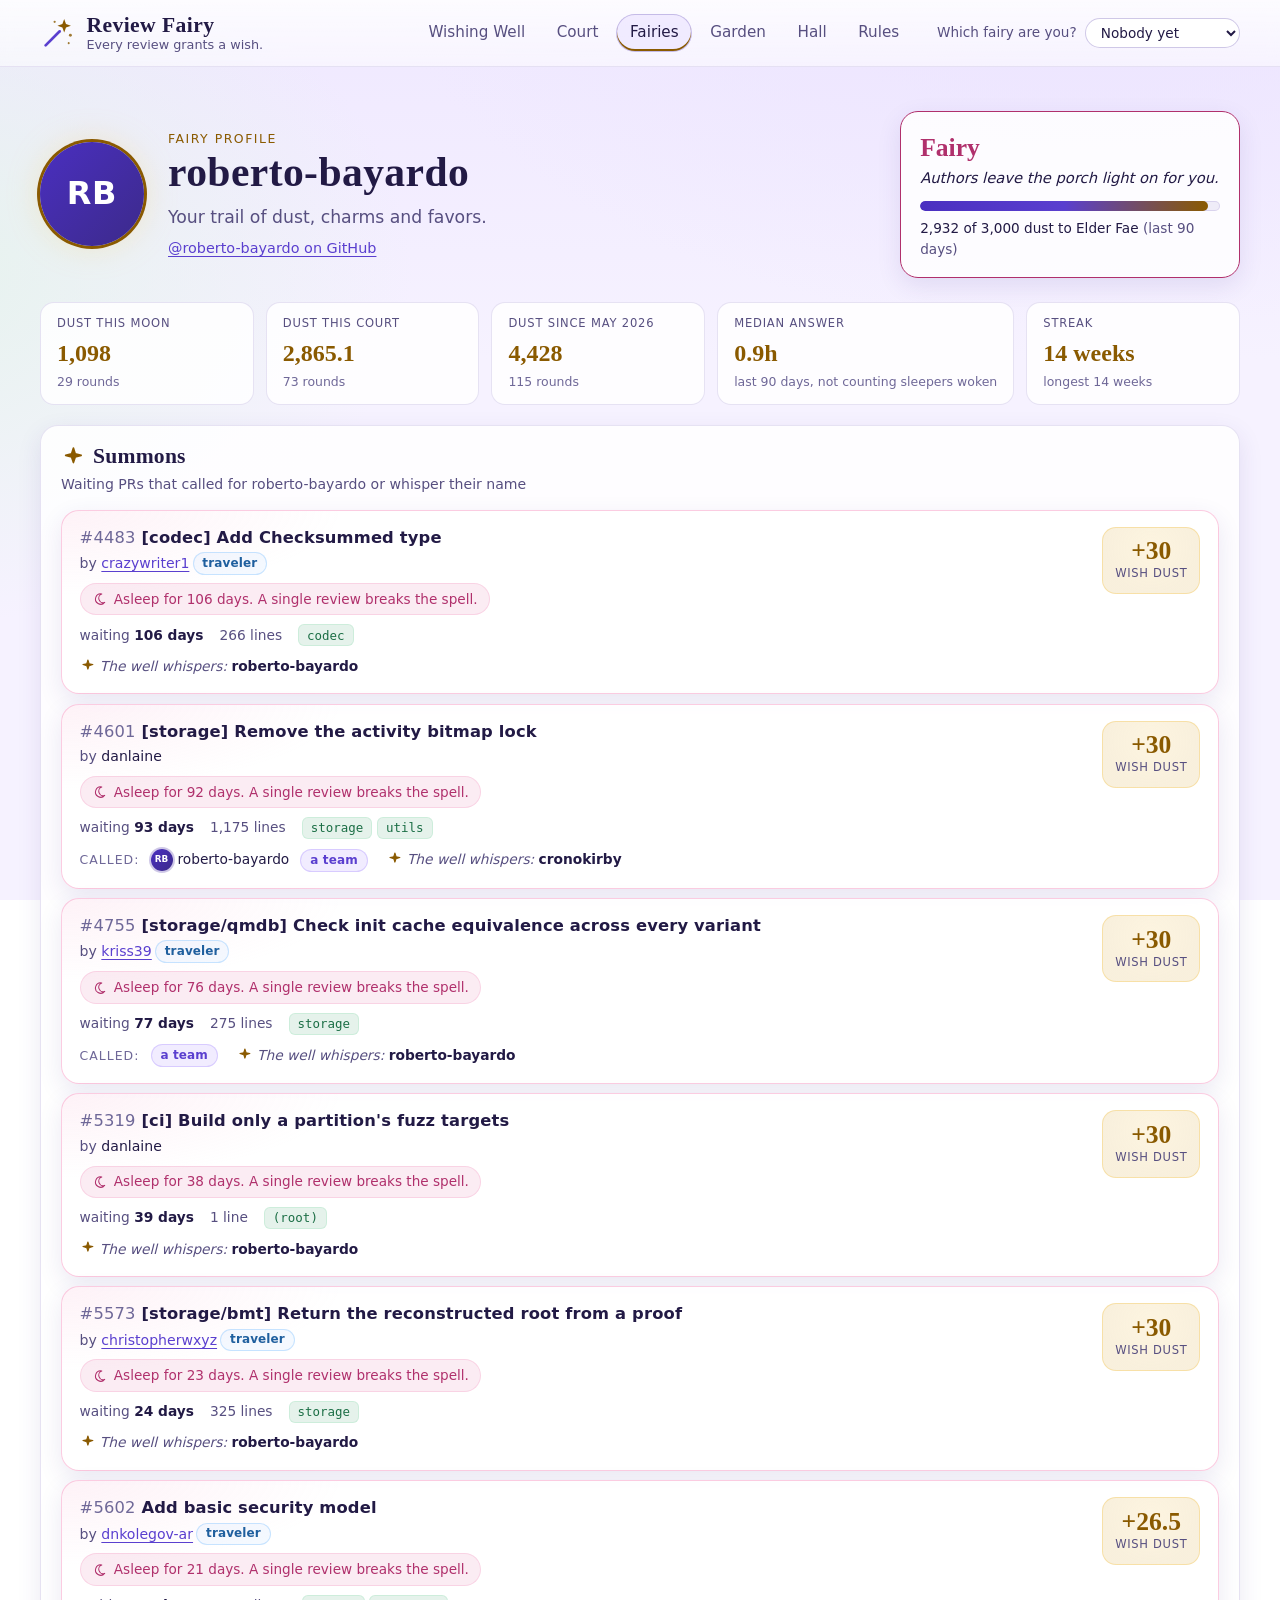
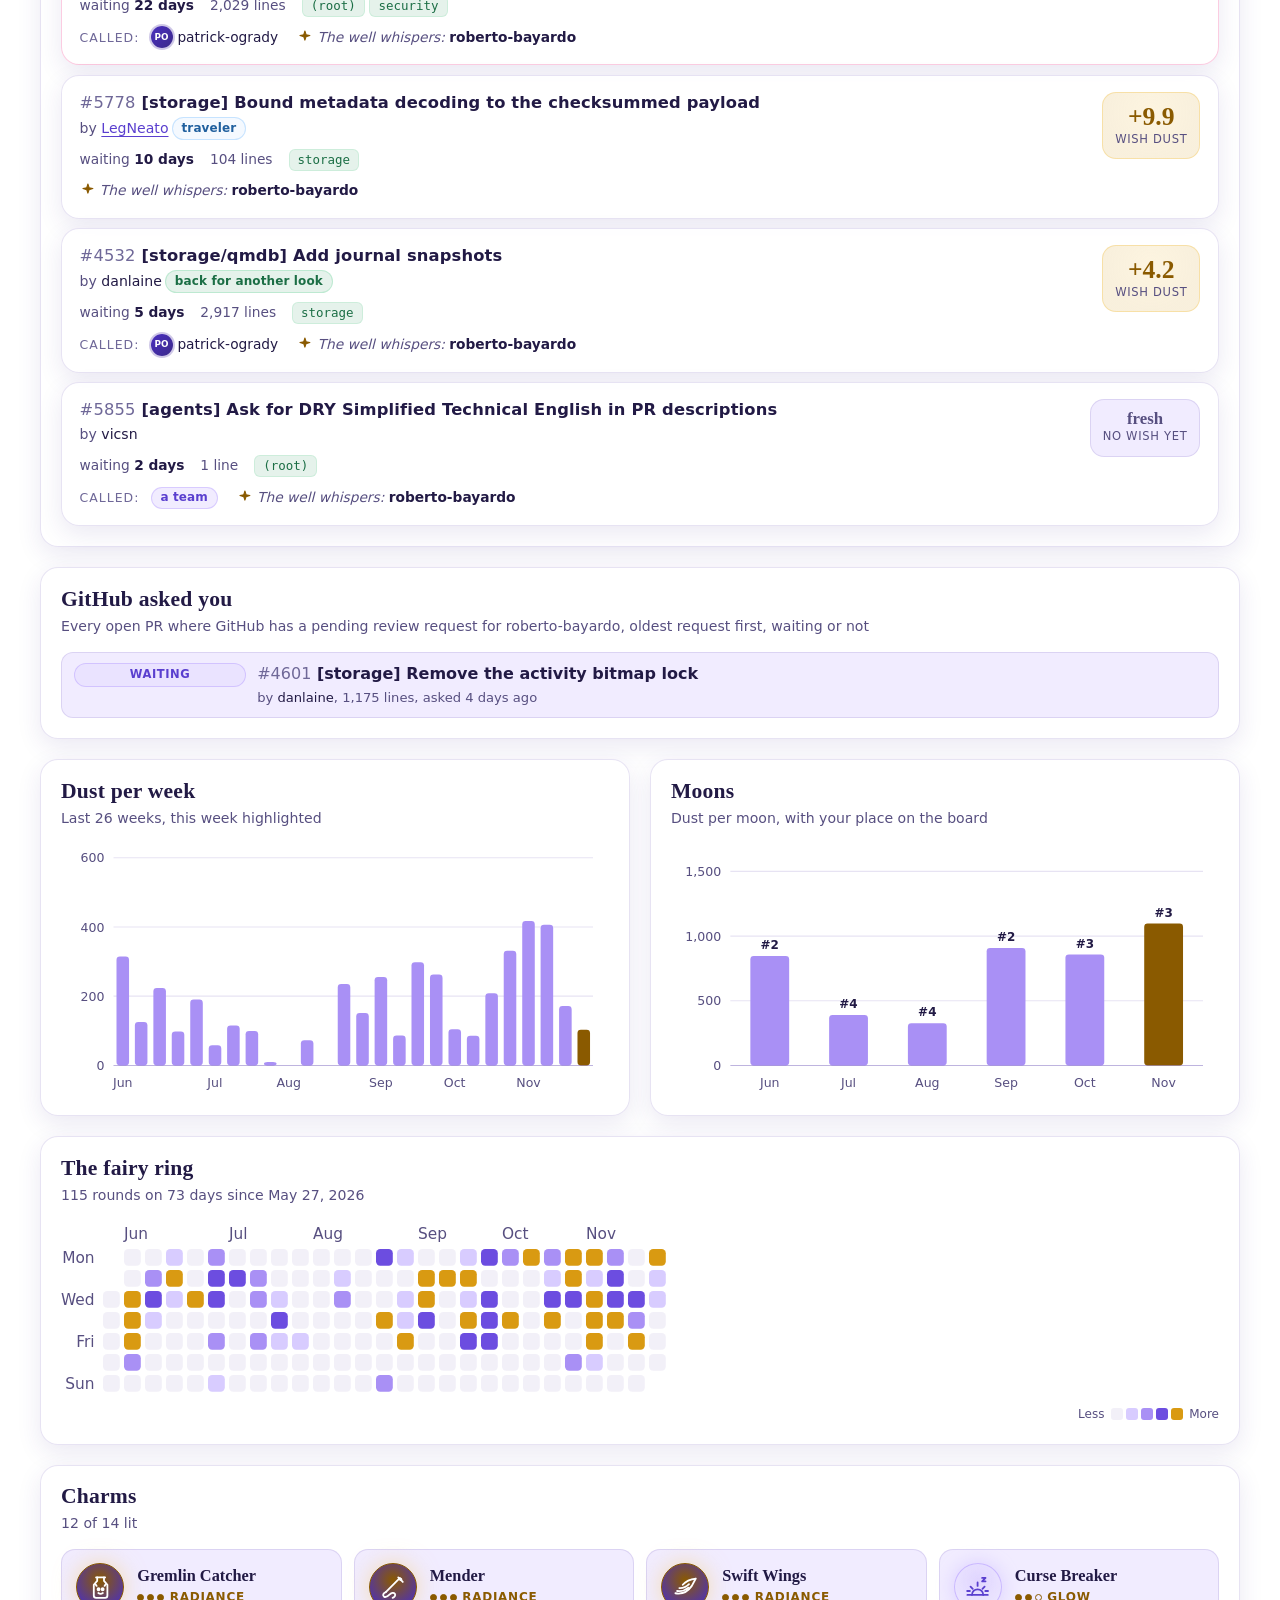
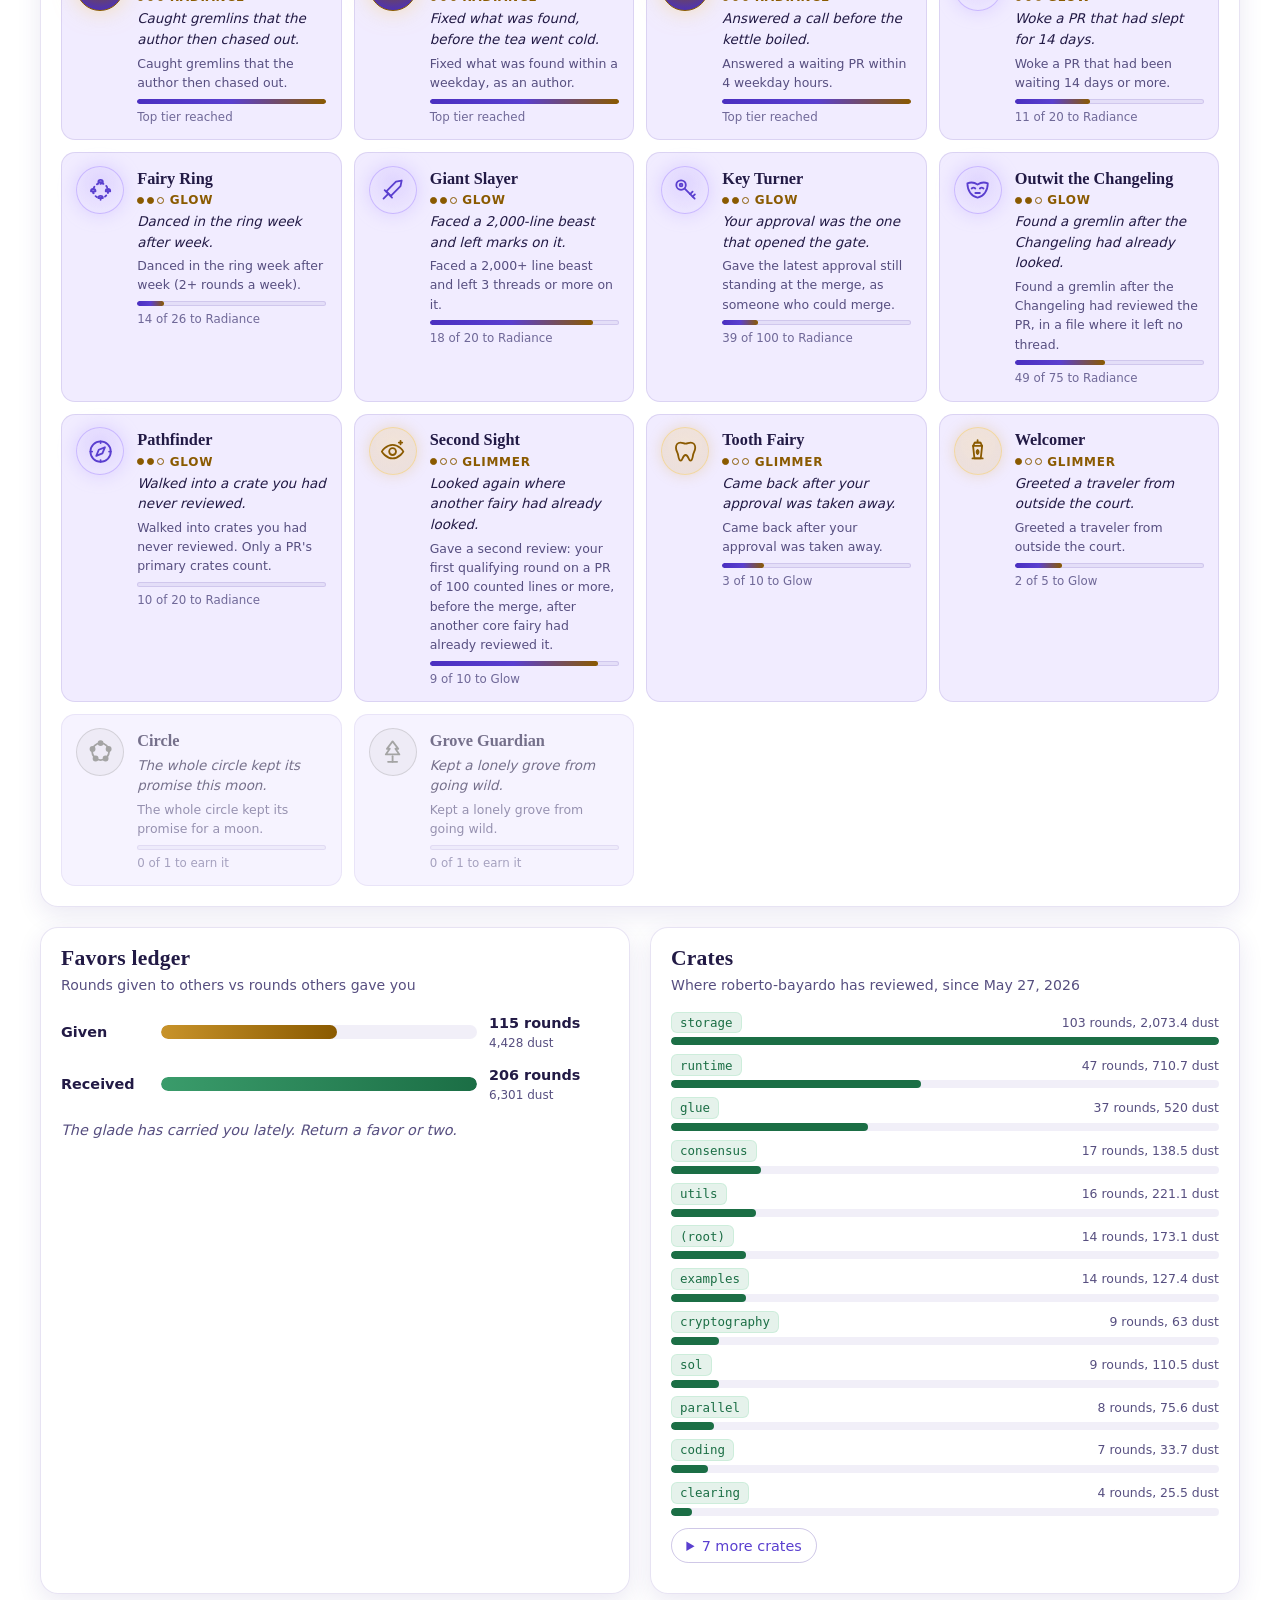
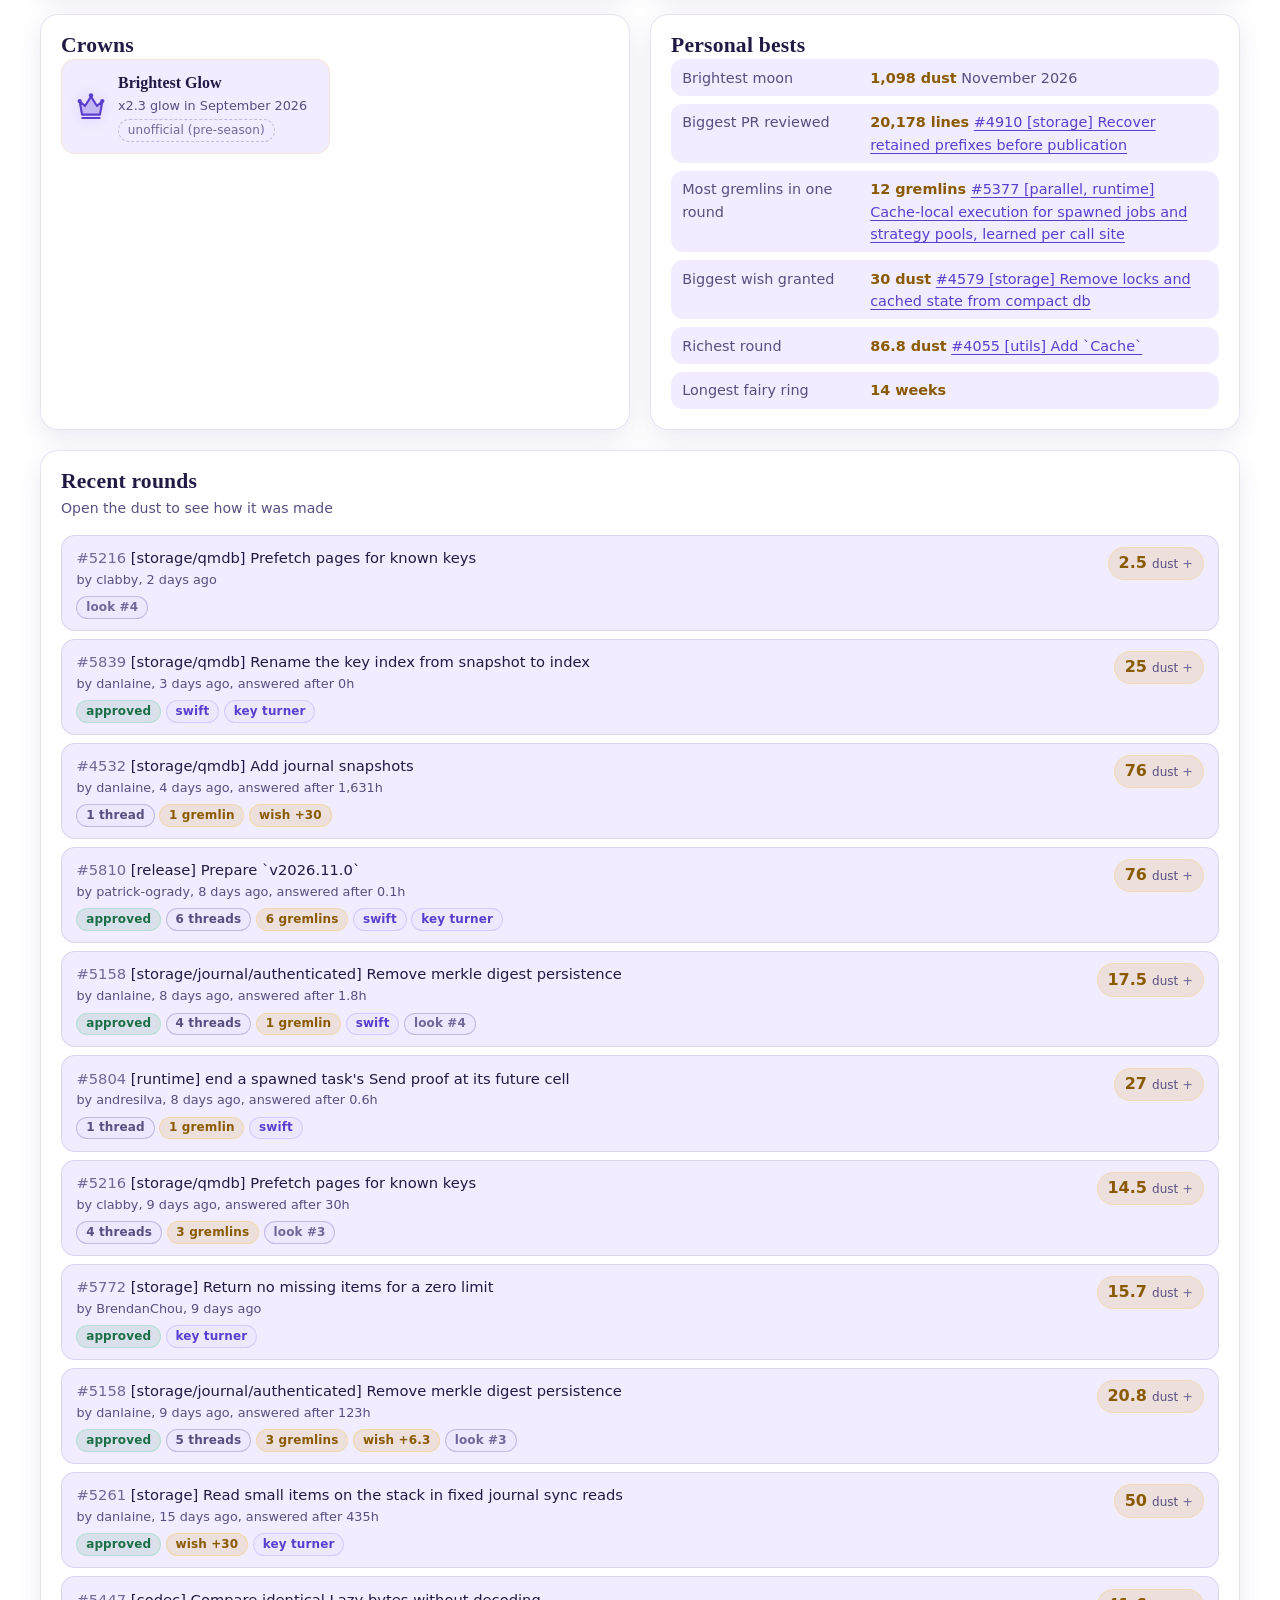
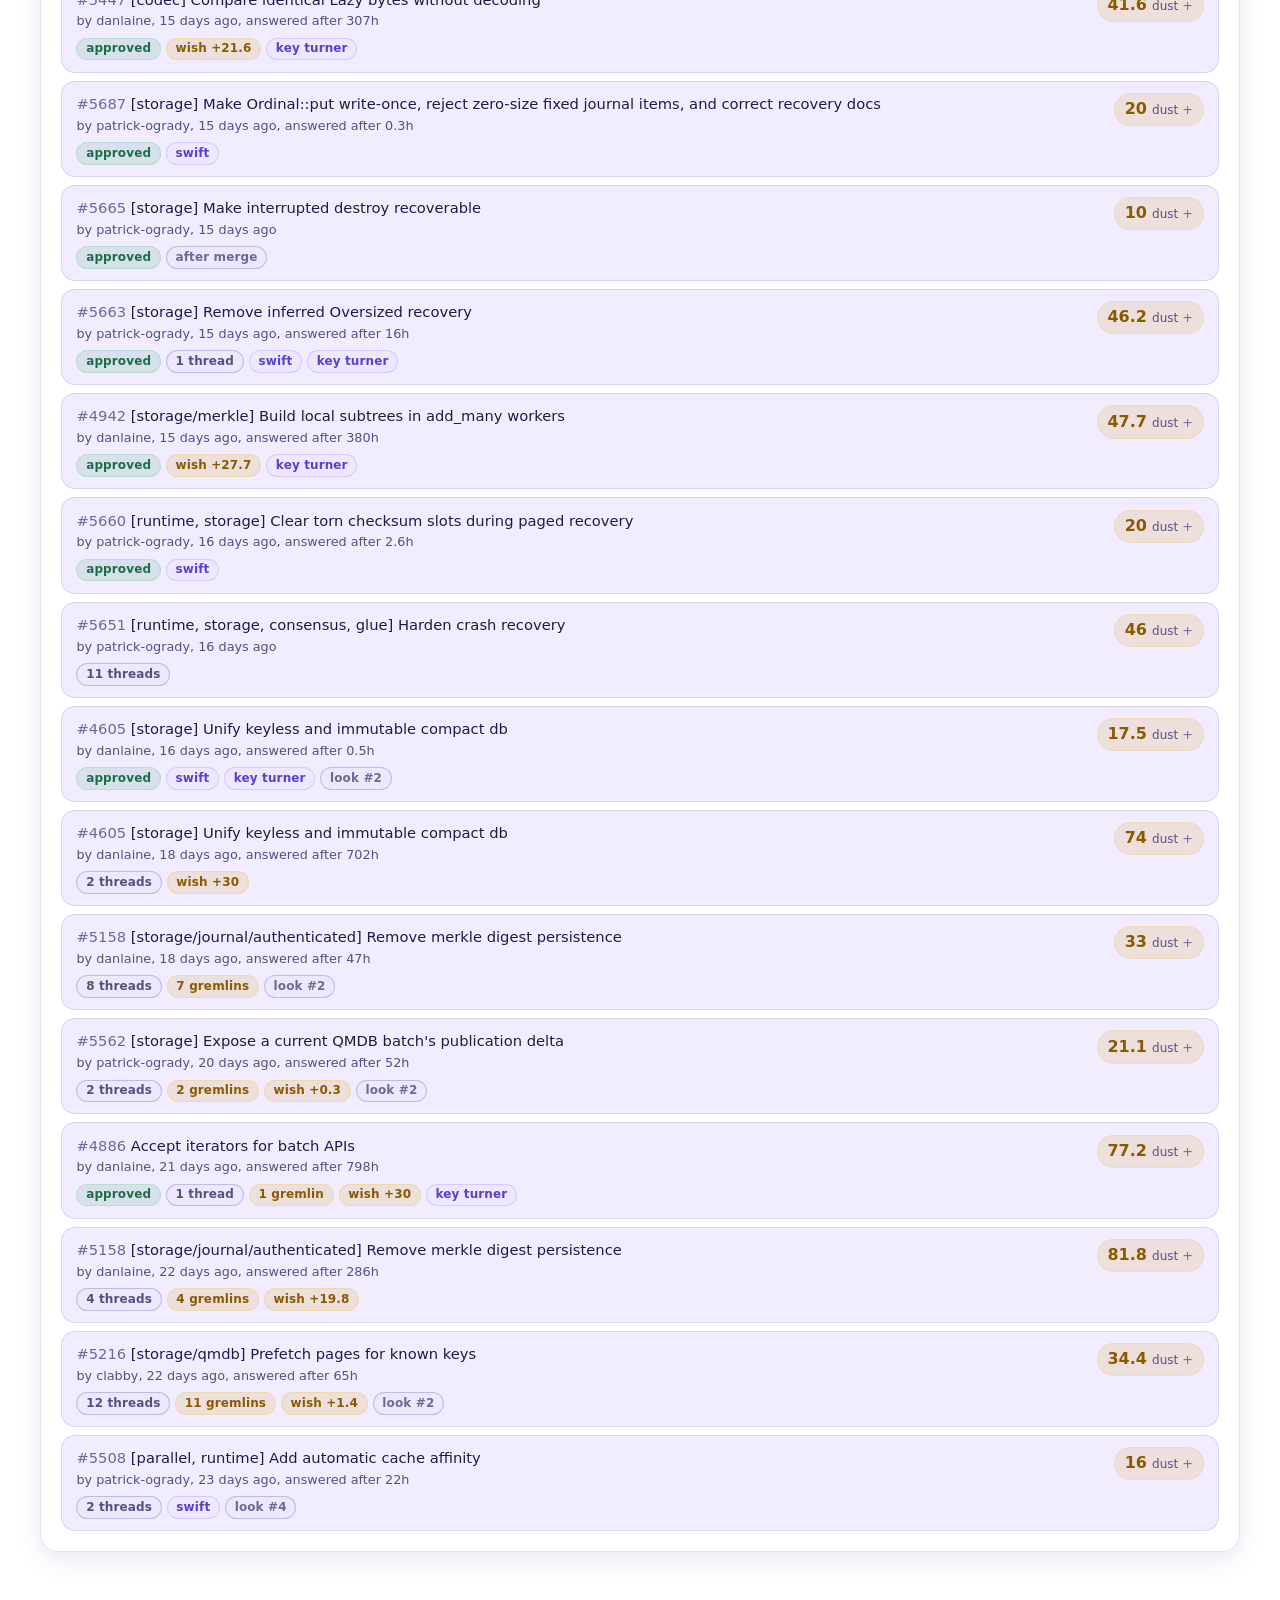
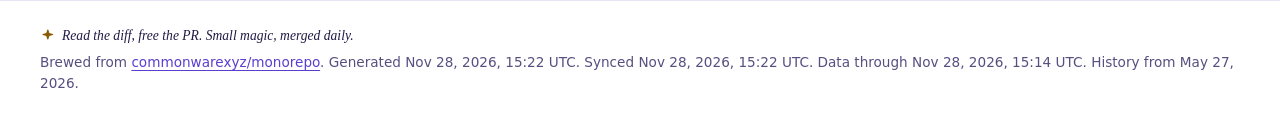
<file: fairies/roberto-bayardo.html>
<!doctype html>
<html lang="en">
<head>
<meta charset="utf-8">
<meta name="viewport" content="width=device-width, initial-scale=1">
<meta name="robots" content="noindex, nofollow">
<meta name="color-scheme" content="dark light">
<meta name="description" content="Review Fairy: Every review grants a wish.">
<title>roberto-bayardo | Review Fairy</title>
<link rel="icon" href="../static/favicon.svg" type="image/svg+xml">
<link rel="stylesheet" href="../static/fairy.css">
<script src="../static/fairy.js" defer></script>
</head>
<body class="page-fairies">
<a class="skip-link" href="#main">Skip to content</a>
<header class="site-header">
  <div class="wrap header-inner">
    <a class="brand" href="../index.html">
      <svg class="logo" viewBox="0 0 32 32" width="32" height="32" aria-hidden="true" focusable="false"><path d="M5 27 17.5 14.5" stroke="currentColor" stroke-width="2.4" stroke-linecap="round"/><path class="logo-star" d="M21.5 3.5l1.6 4.4 4.4 1.6-4.4 1.6-1.6 4.4-1.6-4.4-4.4-1.6 4.4-1.6z"/><circle class="logo-dot" cx="27" cy="18" r="1.3"/><circle class="logo-dot" cx="13" cy="6" r="1"/><circle class="logo-dot" cx="25.5" cy="25" r=".9"/></svg>
      <span class="brand-text"><span class="brand-name">Review Fairy</span><span class="brand-tag">Every review grants a wish.</span></span>
    </a>
    <nav class="site-nav" aria-label="Main">
      <ul>
        <li><a href="../index.html">Wishing Well</a></li>
        <li><a href="../court.html">Court</a></li>
        <li><a href="../fairies.html" aria-current="page">Fairies</a></li>
        <li><a href="../garden.html">Garden</a></li>
        <li><a href="../hall.html">Hall</a></li>
        <li><a href="../rules.html">Rules</a></li>
      </ul>
    </nav>
    <div class="picker" data-picker hidden>
      <label for="fairy-picker">Which fairy are you?</label>
      <select id="fairy-picker">
        <option value="">Nobody yet</option>
        <option value="patrick-ogrady">patrick-ogrady</option>
        <option value="clabby">clabby</option>
        <option value="roberto-bayardo">roberto-bayardo</option>
        <option value="danlaine">danlaine</option>
        <option value="andresilva">andresilva</option>
        <option value="cronokirby">cronokirby</option>
        <option value="BrendanChou">BrendanChou</option>
        <option value="vicsn">vicsn</option>
      </select>
    </div>
  </div>
</header>
<main id="main" class="wrap">
<section class="profile-hero" data-login="roberto-bayardo">
  <span class="avatar avatar-xl" aria-hidden="true"><span class="initials">RB</span><span class="photo" style="background-image: url('https://github.com/roberto-bayardo.png?size=96')"></span></span>
  <div class="hero-text">
    <p class="eyebrow">Fairy profile</p>
    <h1>roberto-bayardo</h1>
    <p class="subtitle">Your trail of dust, charms and favors.</p>
    <p class="hero-links"><a href="https://github.com/roberto-bayardo">@roberto-bayardo on GitHub</a></p>
  </div>
  <div class="level-card lvl-3">
    <p class="level-name">Fairy</p>
<p class="level-line">Authors leave the porch light on for you.</p>    <div class="meter level-meter" role="meter" aria-valuemin="0" aria-valuemax="100" aria-valuenow="96.2" aria-label="Progress to the next level"><span style="width: 96.2%"></span></div>
    <p class="level-nums">
      2,932 of 3,000 dust to Elder Fae
      <span class="muted">(last 90 days)</span>
    </p>
  </div>
</section>
<dl class="stat-strip">
  <div><dt>dust this moon</dt><dd>1,098</dd><span>29 rounds</span></div>
  <div><dt>dust this court</dt><dd>2,865.1</dd><span>73 rounds</span></div>
  <div title="Totals since May 27, 2026, where the synced history begins"><dt>dust since May 2026</dt><dd>4,428</dd><span>115 rounds</span></div>
  <div title="Answers that woke a Sleeping Beauty are left out. Curse Breaker counts those."><dt>median answer</dt><dd>0.9h</dd><span>last 90 days, not counting sleepers woken</span></div>
  <div><dt>streak</dt><dd>14 weeks</dd><span>longest 14 weeks</span></div>
</dl>

<section class="panel" aria-labelledby="summ-h">
  <h2 id="summ-h"><svg class="icon sparkle-art" viewBox="0 0 24 24" width="24" height="24" fill="none" stroke="currentColor" stroke-width="1.6" stroke-linecap="round" stroke-linejoin="round" aria-hidden="true" focusable="false"><path d="M12 3l1.8 5.6L19.5 10l-5.7 1.6L12 17l-1.8-5.4L4.5 10l5.7-1.4z" fill="currentColor"/></svg> Summons</h2>
  <p class="panel-sub">Waiting PRs that called for roberto-bayardo or whisper their name</p>
  <div class="wish-list compact">
<article class="wish-card sleeping" data-pr="4483">
  <div class="wish-main">
    <h3 class="wish-title"><a href="https://github.com/commonwarexyz/monorepo/pull/4483"><span class="pr-num">#4483</span> [codec] Add Checksummed type</a></h3>
    <p class="wish-by">
      by <a class="outsider" href="https://github.com/crazywriter1">crazywriter1</a><span class="tag tag-external" title="Author is outside the core team">traveler</span>    </p>
    <p class="spell"><svg class="icon moon-art" viewBox="0 0 24 24" width="24" height="24" fill="none" stroke="currentColor" stroke-width="1.6" stroke-linecap="round" stroke-linejoin="round" aria-hidden="true" focusable="false"><path d="M15 4.5a8 8 0 1 0 4.5 13A6.5 6.5 0 0 1 15 4.5z"/></svg> Asleep for 106 days. A single review breaks the spell.</p>
    <ul class="wish-facts">
      <li title="Waiting since Aug 14, 2026, 09:48 UTC, 76 days counting weekdays">waiting <strong>106 days</strong></li>
      <li>266 lines</li>
      <li class="crates" aria-label="Crates"><span class="crate">codec</span></li>
    </ul>
    <div class="wish-people">
      <p class="whisper" data-login="roberto-bayardo" title="A suggested reviewer who knows these crates and has the lightest recent load. A hint, not a review request."><svg class="icon sparkle-art" viewBox="0 0 24 24" width="24" height="24" fill="none" stroke="currentColor" stroke-width="1.6" stroke-linecap="round" stroke-linejoin="round" aria-hidden="true" focusable="false"><path d="M12 3l1.8 5.6L19.5 10l-5.7 1.6L12 17l-1.8-5.4L4.5 10l5.7-1.4z" fill="currentColor"/></svg> The well whispers: <a class="fairy-name" href="../fairies/roberto-bayardo.html" title="roberto-bayardo">roberto-bayardo</a></p>
    </div>
  </div>
  <div class="wish-value lit" title="Grant this wish for 30 dust.">
    <span class="wish-amt">+30</span><span class="wish-unit">wish dust</span>
  </div>
</article><article class="wish-card sleeping" data-pr="4601">
  <div class="wish-main">
    <h3 class="wish-title"><a href="https://github.com/commonwarexyz/monorepo/pull/4601"><span class="pr-num">#4601</span> [storage] Remove the activity bitmap lock</a></h3>
    <p class="wish-by">
      by <a class="fairy-name" href="../fairies/danlaine.html" title="danlaine">danlaine</a>    </p>
    <p class="spell"><svg class="icon moon-art" viewBox="0 0 24 24" width="24" height="24" fill="none" stroke="currentColor" stroke-width="1.6" stroke-linecap="round" stroke-linejoin="round" aria-hidden="true" focusable="false"><path d="M15 4.5a8 8 0 1 0 4.5 13A6.5 6.5 0 0 1 15 4.5z"/></svg> Asleep for 92 days. A single review breaks the spell.</p>
    <ul class="wish-facts">
      <li title="Waiting since Aug 27, 2026, 21:27 UTC, 66 days counting weekdays">waiting <strong>93 days</strong></li>
      <li>1,175 lines</li>
      <li class="crates" aria-label="Crates"><span class="crate">storage</span><span class="crate">utils</span></li>
    </ul>
    <div class="wish-people">
      <p class="requested" title="Pending review requests on GitHub"><span class="label">Called:</span>
<span class="req" data-login="roberto-bayardo"><span class="avatar avatar-xs" aria-hidden="true"><span class="initials">RB</span><span class="photo" style="background-image: url('https://github.com/roberto-bayardo.png?size=96')"></span></span><a class="fairy-name" href="../fairies/roberto-bayardo.html" title="roberto-bayardo">roberto-bayardo</a></span><span class="tag tag-team" title="A review request for a team GitHub does not show us">a team</span>      </p>
      <p class="whisper" data-login="cronokirby" title="A suggested reviewer who knows these crates and has the lightest recent load. A hint, not a review request."><svg class="icon sparkle-art" viewBox="0 0 24 24" width="24" height="24" fill="none" stroke="currentColor" stroke-width="1.6" stroke-linecap="round" stroke-linejoin="round" aria-hidden="true" focusable="false"><path d="M12 3l1.8 5.6L19.5 10l-5.7 1.6L12 17l-1.8-5.4L4.5 10l5.7-1.4z" fill="currentColor"/></svg> The well whispers: <a class="fairy-name" href="../fairies/cronokirby.html" title="cronokirby">cronokirby</a></p>
    </div>
  </div>
  <div class="wish-value lit" title="Grant this wish for 30 dust.">
    <span class="wish-amt">+30</span><span class="wish-unit">wish dust</span>
  </div>
</article><article class="wish-card sleeping" data-pr="4755">
  <div class="wish-main">
    <h3 class="wish-title"><a href="https://github.com/commonwarexyz/monorepo/pull/4755"><span class="pr-num">#4755</span> [storage/qmdb] Check init cache equivalence across every variant</a></h3>
    <p class="wish-by">
      by <a class="outsider" href="https://github.com/kriss39">kriss39</a><span class="tag tag-external" title="Author is outside the core team">traveler</span>    </p>
    <p class="spell"><svg class="icon moon-art" viewBox="0 0 24 24" width="24" height="24" fill="none" stroke="currentColor" stroke-width="1.6" stroke-linecap="round" stroke-linejoin="round" aria-hidden="true" focusable="false"><path d="M15 4.5a8 8 0 1 0 4.5 13A6.5 6.5 0 0 1 15 4.5z"/></svg> Asleep for 76 days. A single review breaks the spell.</p>
    <ul class="wish-facts">
      <li title="Waiting since Sep 12, 2026, 20:52 UTC, 55 days counting weekdays">waiting <strong>77 days</strong></li>
      <li>275 lines</li>
      <li class="crates" aria-label="Crates"><span class="crate">storage</span></li>
    </ul>
    <div class="wish-people">
      <p class="requested" title="Pending review requests on GitHub"><span class="label">Called:</span>
<span class="tag tag-team" title="A review request for a team GitHub does not show us">a team</span>      </p>
      <p class="whisper" data-login="roberto-bayardo" title="A suggested reviewer who knows these crates and has the lightest recent load. A hint, not a review request."><svg class="icon sparkle-art" viewBox="0 0 24 24" width="24" height="24" fill="none" stroke="currentColor" stroke-width="1.6" stroke-linecap="round" stroke-linejoin="round" aria-hidden="true" focusable="false"><path d="M12 3l1.8 5.6L19.5 10l-5.7 1.6L12 17l-1.8-5.4L4.5 10l5.7-1.4z" fill="currentColor"/></svg> The well whispers: <a class="fairy-name" href="../fairies/roberto-bayardo.html" title="roberto-bayardo">roberto-bayardo</a></p>
    </div>
  </div>
  <div class="wish-value lit" title="Grant this wish for 30 dust.">
    <span class="wish-amt">+30</span><span class="wish-unit">wish dust</span>
  </div>
</article><article class="wish-card sleeping" data-pr="5319">
  <div class="wish-main">
    <h3 class="wish-title"><a href="https://github.com/commonwarexyz/monorepo/pull/5319"><span class="pr-num">#5319</span> [ci] Build only a partition&#39;s fuzz targets</a></h3>
    <p class="wish-by">
      by <a class="fairy-name" href="../fairies/danlaine.html" title="danlaine">danlaine</a>    </p>
    <p class="spell"><svg class="icon moon-art" viewBox="0 0 24 24" width="24" height="24" fill="none" stroke="currentColor" stroke-width="1.6" stroke-linecap="round" stroke-linejoin="round" aria-hidden="true" focusable="false"><path d="M15 4.5a8 8 0 1 0 4.5 13A6.5 6.5 0 0 1 15 4.5z"/></svg> Asleep for 38 days. A single review breaks the spell.</p>
    <ul class="wish-facts">
      <li title="Waiting since Oct 20, 2026, 20:35 UTC, 28 days counting weekdays">waiting <strong>39 days</strong></li>
      <li>1 line</li>
      <li class="crates" aria-label="Crates"><span class="crate">(root)</span></li>
    </ul>
    <div class="wish-people">
      <p class="whisper" data-login="roberto-bayardo" title="A suggested reviewer who knows these crates and has the lightest recent load. A hint, not a review request."><svg class="icon sparkle-art" viewBox="0 0 24 24" width="24" height="24" fill="none" stroke="currentColor" stroke-width="1.6" stroke-linecap="round" stroke-linejoin="round" aria-hidden="true" focusable="false"><path d="M12 3l1.8 5.6L19.5 10l-5.7 1.6L12 17l-1.8-5.4L4.5 10l5.7-1.4z" fill="currentColor"/></svg> The well whispers: <a class="fairy-name" href="../fairies/roberto-bayardo.html" title="roberto-bayardo">roberto-bayardo</a></p>
    </div>
  </div>
  <div class="wish-value lit" title="Grant this wish for 30 dust.">
    <span class="wish-amt">+30</span><span class="wish-unit">wish dust</span>
  </div>
</article><article class="wish-card sleeping" data-pr="5573">
  <div class="wish-main">
    <h3 class="wish-title"><a href="https://github.com/commonwarexyz/monorepo/pull/5573"><span class="pr-num">#5573</span> [storage/bmt] Return the reconstructed root from a proof</a></h3>
    <p class="wish-by">
      by <a class="outsider" href="https://github.com/christopherwxyz">christopherwxyz</a><span class="tag tag-external" title="Author is outside the core team">traveler</span>    </p>
    <p class="spell"><svg class="icon moon-art" viewBox="0 0 24 24" width="24" height="24" fill="none" stroke="currentColor" stroke-width="1.6" stroke-linecap="round" stroke-linejoin="round" aria-hidden="true" focusable="false"><path d="M15 4.5a8 8 0 1 0 4.5 13A6.5 6.5 0 0 1 15 4.5z"/></svg> Asleep for 23 days. A single review breaks the spell.</p>
    <ul class="wish-facts">
      <li title="Waiting since Nov 4, 2026, 20:34 UTC, 17 days counting weekdays">waiting <strong>24 days</strong></li>
      <li>325 lines</li>
      <li class="crates" aria-label="Crates"><span class="crate">storage</span></li>
    </ul>
    <div class="wish-people">
      <p class="whisper" data-login="roberto-bayardo" title="A suggested reviewer who knows these crates and has the lightest recent load. A hint, not a review request."><svg class="icon sparkle-art" viewBox="0 0 24 24" width="24" height="24" fill="none" stroke="currentColor" stroke-width="1.6" stroke-linecap="round" stroke-linejoin="round" aria-hidden="true" focusable="false"><path d="M12 3l1.8 5.6L19.5 10l-5.7 1.6L12 17l-1.8-5.4L4.5 10l5.7-1.4z" fill="currentColor"/></svg> The well whispers: <a class="fairy-name" href="../fairies/roberto-bayardo.html" title="roberto-bayardo">roberto-bayardo</a></p>
    </div>
  </div>
  <div class="wish-value lit" title="Grant this wish for 30 dust.">
    <span class="wish-amt">+30</span><span class="wish-unit">wish dust</span>
  </div>
</article><article class="wish-card sleeping" data-pr="5602">
  <div class="wish-main">
    <h3 class="wish-title"><a href="https://github.com/commonwarexyz/monorepo/pull/5602"><span class="pr-num">#5602</span> Add basic security model</a></h3>
    <p class="wish-by">
      by <a class="outsider" href="https://github.com/dnkolegov-ar">dnkolegov-ar</a><span class="tag tag-external" title="Author is outside the core team">traveler</span>    </p>
    <p class="spell"><svg class="icon moon-art" viewBox="0 0 24 24" width="24" height="24" fill="none" stroke="currentColor" stroke-width="1.6" stroke-linecap="round" stroke-linejoin="round" aria-hidden="true" focusable="false"><path d="M15 4.5a8 8 0 1 0 4.5 13A6.5 6.5 0 0 1 15 4.5z"/></svg> Asleep for 21 days. A single review breaks the spell.</p>
    <ul class="wish-facts">
      <li title="Waiting since Nov 6, 2026, 17:29 UTC, 15 days counting weekdays">waiting <strong>22 days</strong></li>
      <li>2,029 lines</li>
      <li class="crates" aria-label="Crates"><span class="crate">(root)</span><span class="crate">security</span></li>
    </ul>
    <div class="wish-people">
      <p class="requested" title="Pending review requests on GitHub"><span class="label">Called:</span>
<span class="req" data-login="patrick-ogrady"><span class="avatar avatar-xs" aria-hidden="true"><span class="initials">PO</span><span class="photo" style="background-image: url('https://github.com/patrick-ogrady.png?size=96')"></span></span><a class="fairy-name" href="../fairies/patrick-ogrady.html" title="patrick-ogrady">patrick-ogrady</a></span>      </p>
      <p class="whisper" data-login="roberto-bayardo" title="A suggested reviewer who knows these crates and has the lightest recent load. A hint, not a review request."><svg class="icon sparkle-art" viewBox="0 0 24 24" width="24" height="24" fill="none" stroke="currentColor" stroke-width="1.6" stroke-linecap="round" stroke-linejoin="round" aria-hidden="true" focusable="false"><path d="M12 3l1.8 5.6L19.5 10l-5.7 1.6L12 17l-1.8-5.4L4.5 10l5.7-1.4z" fill="currentColor"/></svg> The well whispers: <a class="fairy-name" href="../fairies/roberto-bayardo.html" title="roberto-bayardo">roberto-bayardo</a></p>
    </div>
  </div>
  <div class="wish-value lit" title="Grant this wish for 26.5 dust.">
    <span class="wish-amt">+26.5</span><span class="wish-unit">wish dust</span>
  </div>
</article><article class="wish-card" data-pr="5778">
  <div class="wish-main">
    <h3 class="wish-title"><a href="https://github.com/commonwarexyz/monorepo/pull/5778"><span class="pr-num">#5778</span> [storage] Bound metadata decoding to the checksummed payload</a></h3>
    <p class="wish-by">
      by <a class="outsider" href="https://github.com/LegNeato">LegNeato</a><span class="tag tag-external" title="Author is outside the core team">traveler</span>    </p>
    <ul class="wish-facts">
      <li title="Waiting since Nov 19, 2026, 01:19 UTC, 7 days counting weekdays">waiting <strong>10 days</strong></li>
      <li>104 lines</li>
      <li class="crates" aria-label="Crates"><span class="crate">storage</span></li>
    </ul>
    <div class="wish-people">
      <p class="whisper" data-login="roberto-bayardo" title="A suggested reviewer who knows these crates and has the lightest recent load. A hint, not a review request."><svg class="icon sparkle-art" viewBox="0 0 24 24" width="24" height="24" fill="none" stroke="currentColor" stroke-width="1.6" stroke-linecap="round" stroke-linejoin="round" aria-hidden="true" focusable="false"><path d="M12 3l1.8 5.6L19.5 10l-5.7 1.6L12 17l-1.8-5.4L4.5 10l5.7-1.4z" fill="currentColor"/></svg> The well whispers: <a class="fairy-name" href="../fairies/roberto-bayardo.html" title="roberto-bayardo">roberto-bayardo</a></p>
    </div>
  </div>
  <div class="wish-value lit" title="Grant this wish for 9.9 dust.">
    <span class="wish-amt">+9.9</span><span class="wish-unit">wish dust</span>
  </div>
</article><article class="wish-card" data-pr="4532">
  <div class="wish-main">
    <h3 class="wish-title"><a href="https://github.com/commonwarexyz/monorepo/pull/4532"><span class="pr-num">#4532</span> [storage/qmdb] Add journal snapshots</a></h3>
    <p class="wish-by">
      by <a class="fairy-name" href="../fairies/danlaine.html" title="danlaine">danlaine</a><span class="tag tag-returning">back for another look</span>    </p>
    <ul class="wish-facts">
      <li title="Waiting since Nov 23, 2026, 21:20 UTC, 4 days counting weekdays">waiting <strong>5 days</strong></li>
      <li>2,917 lines</li>
      <li class="crates" aria-label="Crates"><span class="crate">storage</span></li>
    </ul>
    <div class="wish-people">
      <p class="requested" title="Pending review requests on GitHub"><span class="label">Called:</span>
<span class="req" data-login="patrick-ogrady"><span class="avatar avatar-xs" aria-hidden="true"><span class="initials">PO</span><span class="photo" style="background-image: url('https://github.com/patrick-ogrady.png?size=96')"></span></span><a class="fairy-name" href="../fairies/patrick-ogrady.html" title="patrick-ogrady">patrick-ogrady</a></span>      </p>
      <p class="whisper" data-login="roberto-bayardo" title="A suggested reviewer who knows these crates and has the lightest recent load. A hint, not a review request."><svg class="icon sparkle-art" viewBox="0 0 24 24" width="24" height="24" fill="none" stroke="currentColor" stroke-width="1.6" stroke-linecap="round" stroke-linejoin="round" aria-hidden="true" focusable="false"><path d="M12 3l1.8 5.6L19.5 10l-5.7 1.6L12 17l-1.8-5.4L4.5 10l5.7-1.4z" fill="currentColor"/></svg> The well whispers: <a class="fairy-name" href="../fairies/roberto-bayardo.html" title="roberto-bayardo">roberto-bayardo</a></p>
    </div>
  </div>
  <div class="wish-value lit" title="Grant this wish for 4.2 dust.">
    <span class="wish-amt">+4.2</span><span class="wish-unit">wish dust</span>
  </div>
</article><article class="wish-card" data-pr="5855">
  <div class="wish-main">
    <h3 class="wish-title"><a href="https://github.com/commonwarexyz/monorepo/pull/5855"><span class="pr-num">#5855</span> [agents] Ask for DRY Simplified Technical English in PR descriptions</a></h3>
    <p class="wish-by">
      by <a class="fairy-name" href="../fairies/vicsn.html" title="vicsn">vicsn</a>    </p>
    <ul class="wish-facts">
      <li title="Waiting since Nov 26, 2026, 10:22 UTC, 2 days counting weekdays">waiting <strong>2 days</strong></li>
      <li>1 line</li>
      <li class="crates" aria-label="Crates"><span class="crate">(root)</span></li>
    </ul>
    <div class="wish-people">
      <p class="requested" title="Pending review requests on GitHub"><span class="label">Called:</span>
<span class="tag tag-team" title="A review request for a team GitHub does not show us">a team</span>      </p>
      <p class="whisper" data-login="roberto-bayardo" title="A suggested reviewer who knows these crates and has the lightest recent load. A hint, not a review request."><svg class="icon sparkle-art" viewBox="0 0 24 24" width="24" height="24" fill="none" stroke="currentColor" stroke-width="1.6" stroke-linecap="round" stroke-linejoin="round" aria-hidden="true" focusable="false"><path d="M12 3l1.8 5.6L19.5 10l-5.7 1.6L12 17l-1.8-5.4L4.5 10l5.7-1.4z" fill="currentColor"/></svg> The well whispers: <a class="fairy-name" href="../fairies/roberto-bayardo.html" title="roberto-bayardo">roberto-bayardo</a></p>
    </div>
  </div>
  <div class="wish-value" title="Grant this wish for 0 dust.">
    <span class="wish-amt small">fresh</span><span class="wish-unit">no wish yet</span>
  </div>
</article>  </div>
</section>
<section class="panel" aria-labelledby="asked-h">
  <h2 id="asked-h">GitHub asked you</h2>
  <p class="panel-sub">Every open PR where GitHub has a pending review request for roberto-bayardo, oldest request first, waiting or not</p>
  <ul class="asked-list">
<li class="asked-item" data-pr="4601">
  <span class="chip chip-waiting">waiting</span>
  <div class="asked-text">
    <a class="pr-link" href="https://github.com/commonwarexyz/monorepo/pull/4601"><span class="pr-num">#4601</span> [storage] Remove the activity bitmap lock</a>
    <span class="asked-meta">by <a class="fairy-name" href="../fairies/danlaine.html" title="danlaine">danlaine</a>, 1,175 lines, asked <time datetime="2026-11-23T16:09:15Z" title="Nov 23, 2026, 16:09 UTC">4 days ago</time></span>
  </div>
</li>  </ul>
</section>

<div class="two-col">
  <section class="panel" aria-labelledby="weekly-h">
    <h2 id="weekly-h">Dust per week</h2>
    <p class="panel-sub">Last 26 weeks, this week highlighted</p>
<div class="chart-box"><svg class="chart bar-chart dust-bars" viewBox="0 0 480 220" width="480" height="220" role="img" aria-labelledby="chart19t chart19d" focusable="false"><title id="chart19t">Fairy dust per week for roberto-bayardo</title><desc id="chart19d">26 weeks, 4,428 dust in total.</desc><line class="grid" x1="46" x2="466" y1="194" y2="194"/><text class="tick" x="38" y="198" text-anchor="end">0</text><line class="grid" x1="46" x2="466" y1="133.3" y2="133.3"/><text class="tick" x="38" y="137.3" text-anchor="end">200</text><line class="grid" x1="46" x2="466" y1="72.7" y2="72.7"/><text class="tick" x="38" y="76.7" text-anchor="end">400</text><line class="grid" x1="46" x2="466" y1="12" y2="12"/><text class="tick" x="38" y="16" text-anchor="end">600</text><rect class="bar" x="48.6" y="98.6" width="11" height="95.4" rx="3"><title>Week of Jun 1, 2026: 314.6 dust</title></rect><rect class="bar" x="64.7" y="156" width="11" height="38" rx="3"><title>Week of Jun 8, 2026: 125.3 dust</title></rect><rect class="bar" x="80.9" y="126.1" width="11" height="67.9" rx="3"><title>Week of Jun 15, 2026: 223.7 dust</title></rect><rect class="bar" x="97" y="164.3" width="11" height="29.7" rx="3"><title>Week of Jun 22, 2026: 98 dust</title></rect><rect class="bar" x="113.2" y="136.3" width="11" height="57.7" rx="3"><title>Week of Jun 29, 2026: 190.2 dust</title></rect><rect class="bar" x="129.4" y="176.3" width="11" height="17.7" rx="3"><title>Week of Jul 6, 2026: 58.5 dust</title></rect><rect class="bar" x="145.5" y="158.9" width="11" height="35.1" rx="3"><title>Week of Jul 13, 2026: 115.8 dust</title></rect><rect class="bar" x="161.7" y="163.7" width="11" height="30.3" rx="3"><title>Week of Jul 20, 2026: 100 dust</title></rect><rect class="bar" x="177.8" y="191" width="11" height="3" rx="3"><title>Week of Jul 27, 2026: 10 dust</title></rect><rect class="bar zero" x="194" y="194" width="11" height="0" rx="3"><title>Week of Aug 3, 2026: 0 dust</title></rect><rect class="bar" x="210.1" y="171.8" width="11" height="22.2" rx="3"><title>Week of Aug 10, 2026: 73.3 dust</title></rect><rect class="bar zero" x="226.3" y="194" width="11" height="0" rx="3"><title>Week of Aug 17, 2026: 0 dust</title></rect><rect class="bar" x="242.4" y="122.6" width="11" height="71.4" rx="3"><title>Week of Aug 24, 2026: 235.3 dust</title></rect><rect class="bar" x="258.6" y="148" width="11" height="46" rx="3"><title>Week of Aug 31, 2026: 151.5 dust</title></rect><rect class="bar" x="274.7" y="116.4" width="11" height="77.6" rx="3"><title>Week of Sep 7, 2026: 255.8 dust</title></rect><rect class="bar" x="290.9" y="167.8" width="11" height="26.2" rx="3"><title>Week of Sep 14, 2026: 86.5 dust</title></rect><rect class="bar" x="307" y="103.5" width="11" height="90.5" rx="3"><title>Week of Sep 21, 2026: 298.5 dust</title></rect><rect class="bar" x="323.2" y="114.4" width="11" height="79.6" rx="3"><title>Week of Sep 28, 2026: 262.3 dust</title></rect><rect class="bar" x="339.4" y="162.3" width="11" height="31.7" rx="3"><title>Week of Oct 5, 2026: 104.4 dust</title></rect><rect class="bar" x="355.5" y="167.9" width="11" height="26.1" rx="3"><title>Week of Oct 12, 2026: 86 dust</title></rect><rect class="bar" x="371.7" y="130.8" width="11" height="63.2" rx="3"><title>Week of Oct 19, 2026: 208.5 dust</title></rect><rect class="bar" x="387.8" y="93.4" width="11" height="100.6" rx="3"><title>Week of Oct 26, 2026: 331.8 dust</title></rect><rect class="bar" x="404" y="67.5" width="11" height="126.5" rx="3"><title>Week of Nov 2, 2026: 417 dust</title></rect><rect class="bar" x="420.1" y="70.8" width="11" height="123.2" rx="3"><title>Week of Nov 9, 2026: 406 dust</title></rect><rect class="bar" x="436.3" y="142" width="11" height="52" rx="3"><title>Week of Nov 16, 2026: 171.5 dust</title></rect><rect class="bar hl" x="452.4" y="162.6" width="11" height="31.4" rx="3"><title>Week of Nov 23, 2026: 103.5 dust</title></rect><line class="axis" x1="46" x2="466" y1="194" y2="194"/><text class="xlabel" x="54.1" y="213" text-anchor="middle">Jun</text><text class="xlabel" x="134.8" y="213" text-anchor="middle">Jul</text><text class="xlabel" x="199.5" y="213" text-anchor="middle">Aug</text><text class="xlabel" x="280.2" y="213" text-anchor="middle">Sep</text><text class="xlabel" x="344.8" y="213" text-anchor="middle">Oct</text><text class="xlabel" x="409.5" y="213" text-anchor="middle">Nov</text></svg></div>  </section>
  <section class="panel" aria-labelledby="moons-h">
    <h2 id="moons-h">Moons</h2>
    <p class="panel-sub">Dust per moon, with your place on the board</p>
<div class="chart-box"><svg class="chart bar-chart moon-bars" viewBox="0 0 480 220" width="480" height="220" role="img" aria-labelledby="chart20t chart20d" focusable="false"><title id="chart20t">Fairy dust per moon for roberto-bayardo</title><desc id="chart20d">Dust per month, with the rank on the moon board above each bar.</desc><line class="grid" x1="52" x2="466" y1="194" y2="194"/><text class="tick" x="44" y="198" text-anchor="end">0</text><line class="grid" x1="52" x2="466" y1="137.3" y2="137.3"/><text class="tick" x="44" y="141.3" text-anchor="end">500</text><line class="grid" x1="52" x2="466" y1="80.7" y2="80.7"/><text class="tick" x="44" y="84.7" text-anchor="end">1,000</text><line class="grid" x1="52" x2="466" y1="24" y2="24"/><text class="tick" x="44" y="28" text-anchor="end">1,500</text><rect class="bar" x="69.5" y="98.2" width="34" height="95.8" rx="3"><title>June 2026: 845.7 dust, rank 2</title></rect><text class="bar-label" x="86.5" y="92.2" text-anchor="middle">#2</text><rect class="bar" x="138.5" y="149.8" width="34" height="44.2" rx="3"><title>July 2026: 390.4 dust, rank 4</title></rect><text class="bar-label" x="155.5" y="143.8" text-anchor="middle">#4</text><rect class="bar" x="207.5" y="157" width="34" height="37" rx="3"><title>August 2026: 326.8 dust, rank 4</title></rect><text class="bar-label" x="224.5" y="151" text-anchor="middle">#4</text><rect class="bar" x="276.5" y="91" width="34" height="103" rx="3"><title>September 2026: 908.4 dust, rank 2</title></rect><text class="bar-label" x="293.5" y="85" text-anchor="middle">#2</text><rect class="bar" x="345.5" y="96.7" width="34" height="97.3" rx="3"><title>October 2026: 858.7 dust, rank 3</title></rect><text class="bar-label" x="362.5" y="90.7" text-anchor="middle">#3</text><rect class="bar hl" x="414.5" y="69.6" width="34" height="124.4" rx="3"><title>November 2026: 1,098 dust, rank 3</title></rect><text class="bar-label" x="431.5" y="63.6" text-anchor="middle">#3</text><line class="axis" x1="52" x2="466" y1="194" y2="194"/><text class="xlabel" x="86.5" y="213" text-anchor="middle">Jun</text><text class="xlabel" x="155.5" y="213" text-anchor="middle">Jul</text><text class="xlabel" x="224.5" y="213" text-anchor="middle">Aug</text><text class="xlabel" x="293.5" y="213" text-anchor="middle">Sep</text><text class="xlabel" x="362.5" y="213" text-anchor="middle">Oct</text><text class="xlabel" x="431.5" y="213" text-anchor="middle">Nov</text></svg></div>  </section>
</div>

<section class="panel" aria-labelledby="ring-h">
  <h2 id="ring-h">The fairy ring</h2>
  <p class="panel-sub">115 rounds on 73 days since May 27, 2026</p>
  <div class="chart-box ring-box"><svg class="chart ring" viewBox="0 0 437 127" width="437" height="127" style="--ring-w: 437px" role="img" aria-labelledby="chart21t chart21d" focusable="false"><title id="chart21t">Fairy ring calendar for roberto-bayardo</title><desc id="chart21d">Review rounds per day, one column per week.</desc><text class="tick" x="24" y="30" text-anchor="end">Mon</text><text class="tick" x="24" y="60" text-anchor="end">Wed</text><text class="tick" x="24" y="90" text-anchor="end">Fri</text><text class="tick" x="24" y="120" text-anchor="end">Sun</text><rect class="day l0" x="30" y="50" width="12" height="12" rx="3"><title>May 27, 2026: no rounds</title></rect><rect class="day l0" x="30" y="65" width="12" height="12" rx="3"><title>May 28, 2026: no rounds</title></rect><rect class="day l0" x="30" y="80" width="12" height="12" rx="3"><title>May 29, 2026: no rounds</title></rect><rect class="day l0" x="30" y="95" width="12" height="12" rx="3"><title>May 30, 2026: no rounds</title></rect><rect class="day l0" x="30" y="110" width="12" height="12" rx="3"><title>May 31, 2026: no rounds</title></rect><text class="xlabel" x="45" y="13">Jun</text><rect class="day l0" x="45" y="20" width="12" height="12" rx="3"><title>Jun 1, 2026: no rounds</title></rect><rect class="day l0" x="45" y="35" width="12" height="12" rx="3"><title>Jun 2, 2026: no rounds</title></rect><rect class="day l4" x="45" y="50" width="12" height="12" rx="3"><title>Jun 3, 2026: 2 rounds, 92.3 dust</title></rect><rect class="day l4" x="45" y="65" width="12" height="12" rx="3"><title>Jun 4, 2026: 2 rounds, 76.6 dust</title></rect><rect class="day l4" x="45" y="80" width="12" height="12" rx="3"><title>Jun 5, 2026: 2 rounds, 95.7 dust</title></rect><rect class="day l2" x="45" y="95" width="12" height="12" rx="3"><title>Jun 6, 2026: 1 round, 50 dust</title></rect><rect class="day l0" x="45" y="110" width="12" height="12" rx="3"><title>Jun 7, 2026: no rounds</title></rect><rect class="day l0" x="60" y="20" width="12" height="12" rx="3"><title>Jun 8, 2026: no rounds</title></rect><rect class="day l2" x="60" y="35" width="12" height="12" rx="3"><title>Jun 9, 2026: 1 round, 29.5 dust</title></rect><rect class="day l3" x="60" y="50" width="12" height="12" rx="3"><title>Jun 10, 2026: 1 round, 71 dust</title></rect><rect class="day l1" x="60" y="65" width="12" height="12" rx="3"><title>Jun 11, 2026: 1 round, 24.8 dust</title></rect><rect class="day l0" x="60" y="80" width="12" height="12" rx="3"><title>Jun 12, 2026: no rounds</title></rect><rect class="day l0" x="60" y="95" width="12" height="12" rx="3"><title>Jun 13, 2026: no rounds</title></rect><rect class="day l0" x="60" y="110" width="12" height="12" rx="3"><title>Jun 14, 2026: no rounds</title></rect><rect class="day l1" x="75" y="20" width="12" height="12" rx="3"><title>Jun 15, 2026: 1 round, 20.9 dust</title></rect><rect class="day l4" x="75" y="35" width="12" height="12" rx="3"><title>Jun 16, 2026: 4 rounds, 180 dust</title></rect><rect class="day l1" x="75" y="50" width="12" height="12" rx="3"><title>Jun 17, 2026: 1 round, 22.8 dust</title></rect><rect class="day l0" x="75" y="65" width="12" height="12" rx="3"><title>Jun 18, 2026: no rounds</title></rect><rect class="day l0" x="75" y="80" width="12" height="12" rx="3"><title>Jun 19, 2026: no rounds</title></rect><rect class="day l0" x="75" y="95" width="12" height="12" rx="3"><title>Jun 20, 2026: no rounds</title></rect><rect class="day l0" x="75" y="110" width="12" height="12" rx="3"><title>Jun 21, 2026: no rounds</title></rect><rect class="day l0" x="90" y="20" width="12" height="12" rx="3"><title>Jun 22, 2026: no rounds</title></rect><rect class="day l0" x="90" y="35" width="12" height="12" rx="3"><title>Jun 23, 2026: no rounds</title></rect><rect class="day l4" x="90" y="50" width="12" height="12" rx="3"><title>Jun 24, 2026: 2 rounds, 98 dust</title></rect><rect class="day l0" x="90" y="65" width="12" height="12" rx="3"><title>Jun 25, 2026: no rounds</title></rect><rect class="day l0" x="90" y="80" width="12" height="12" rx="3"><title>Jun 26, 2026: no rounds</title></rect><rect class="day l0" x="90" y="95" width="12" height="12" rx="3"><title>Jun 27, 2026: no rounds</title></rect><rect class="day l0" x="90" y="110" width="12" height="12" rx="3"><title>Jun 28, 2026: no rounds</title></rect><rect class="day l2" x="105" y="20" width="12" height="12" rx="3"><title>Jun 29, 2026: 1 round, 28.5 dust</title></rect><rect class="day l3" x="105" y="35" width="12" height="12" rx="3"><title>Jun 30, 2026: 2 rounds, 55.6 dust</title></rect><rect class="day l3" x="105" y="50" width="12" height="12" rx="3"><title>Jul 1, 2026: 1 round, 57 dust</title></rect><rect class="day l0" x="105" y="65" width="12" height="12" rx="3"><title>Jul 2, 2026: no rounds</title></rect><rect class="day l2" x="105" y="80" width="12" height="12" rx="3"><title>Jul 3, 2026: 1 round, 44.1 dust</title></rect><rect class="day l0" x="105" y="95" width="12" height="12" rx="3"><title>Jul 4, 2026: no rounds</title></rect><rect class="day l1" x="105" y="110" width="12" height="12" rx="3"><title>Jul 5, 2026: 1 round, 5 dust</title></rect><text class="xlabel" x="120" y="13">Jul</text><rect class="day l0" x="120" y="20" width="12" height="12" rx="3"><title>Jul 6, 2026: no rounds</title></rect><rect class="day l3" x="120" y="35" width="12" height="12" rx="3"><title>Jul 7, 2026: 2 rounds, 58.5 dust</title></rect><rect class="day l0" x="120" y="50" width="12" height="12" rx="3"><title>Jul 8, 2026: no rounds</title></rect><rect class="day l0" x="120" y="65" width="12" height="12" rx="3"><title>Jul 9, 2026: no rounds</title></rect><rect class="day l0" x="120" y="80" width="12" height="12" rx="3"><title>Jul 10, 2026: no rounds</title></rect><rect class="day l0" x="120" y="95" width="12" height="12" rx="3"><title>Jul 11, 2026: no rounds</title></rect><rect class="day l0" x="120" y="110" width="12" height="12" rx="3"><title>Jul 12, 2026: no rounds</title></rect><rect class="day l0" x="135" y="20" width="12" height="12" rx="3"><title>Jul 13, 2026: no rounds</title></rect><rect class="day l2" x="135" y="35" width="12" height="12" rx="3"><title>Jul 14, 2026: 1 round, 39.4 dust</title></rect><rect class="day l2" x="135" y="50" width="12" height="12" rx="3"><title>Jul 15, 2026: 1 round, 34.4 dust</title></rect><rect class="day l0" x="135" y="65" width="12" height="12" rx="3"><title>Jul 16, 2026: no rounds</title></rect><rect class="day l2" x="135" y="80" width="12" height="12" rx="3"><title>Jul 17, 2026: 1 round, 42 dust</title></rect><rect class="day l0" x="135" y="95" width="12" height="12" rx="3"><title>Jul 18, 2026: no rounds</title></rect><rect class="day l0" x="135" y="110" width="12" height="12" rx="3"><title>Jul 19, 2026: no rounds</title></rect><rect class="day l0" x="150" y="20" width="12" height="12" rx="3"><title>Jul 20, 2026: no rounds</title></rect><rect class="day l0" x="150" y="35" width="12" height="12" rx="3"><title>Jul 21, 2026: no rounds</title></rect><rect class="day l1" x="150" y="50" width="12" height="12" rx="3"><title>Jul 22, 2026: 1 round, 10 dust</title></rect><rect class="day l3" x="150" y="65" width="12" height="12" rx="3"><title>Jul 23, 2026: 1 round, 67 dust</title></rect><rect class="day l1" x="150" y="80" width="12" height="12" rx="3"><title>Jul 24, 2026: 1 round, 23 dust</title></rect><rect class="day l0" x="150" y="95" width="12" height="12" rx="3"><title>Jul 25, 2026: no rounds</title></rect><rect class="day l0" x="150" y="110" width="12" height="12" rx="3"><title>Jul 26, 2026: no rounds</title></rect><rect class="day l0" x="165" y="20" width="12" height="12" rx="3"><title>Jul 27, 2026: no rounds</title></rect><rect class="day l0" x="165" y="35" width="12" height="12" rx="3"><title>Jul 28, 2026: no rounds</title></rect><rect class="day l0" x="165" y="50" width="12" height="12" rx="3"><title>Jul 29, 2026: no rounds</title></rect><rect class="day l0" x="165" y="65" width="12" height="12" rx="3"><title>Jul 30, 2026: no rounds</title></rect><rect class="day l1" x="165" y="80" width="12" height="12" rx="3"><title>Jul 31, 2026: 1 round, 10 dust</title></rect><rect class="day l0" x="165" y="95" width="12" height="12" rx="3"><title>Aug 1, 2026: no rounds</title></rect><rect class="day l0" x="165" y="110" width="12" height="12" rx="3"><title>Aug 2, 2026: no rounds</title></rect><text class="xlabel" x="180" y="13">Aug</text><rect class="day l0" x="180" y="20" width="12" height="12" rx="3"><title>Aug 3, 2026: no rounds</title></rect><rect class="day l0" x="180" y="35" width="12" height="12" rx="3"><title>Aug 4, 2026: no rounds</title></rect><rect class="day l0" x="180" y="50" width="12" height="12" rx="3"><title>Aug 5, 2026: no rounds</title></rect><rect class="day l0" x="180" y="65" width="12" height="12" rx="3"><title>Aug 6, 2026: no rounds</title></rect><rect class="day l0" x="180" y="80" width="12" height="12" rx="3"><title>Aug 7, 2026: no rounds</title></rect><rect class="day l0" x="180" y="95" width="12" height="12" rx="3"><title>Aug 8, 2026: no rounds</title></rect><rect class="day l0" x="180" y="110" width="12" height="12" rx="3"><title>Aug 9, 2026: no rounds</title></rect><rect class="day l0" x="195" y="20" width="12" height="12" rx="3"><title>Aug 10, 2026: no rounds</title></rect><rect class="day l1" x="195" y="35" width="12" height="12" rx="3"><title>Aug 11, 2026: 1 round, 25 dust</title></rect><rect class="day l2" x="195" y="50" width="12" height="12" rx="3"><title>Aug 12, 2026: 2 rounds, 48.3 dust</title></rect><rect class="day l0" x="195" y="65" width="12" height="12" rx="3"><title>Aug 13, 2026: no rounds</title></rect><rect class="day l0" x="195" y="80" width="12" height="12" rx="3"><title>Aug 14, 2026: no rounds</title></rect><rect class="day l0" x="195" y="95" width="12" height="12" rx="3"><title>Aug 15, 2026: no rounds</title></rect><rect class="day l0" x="195" y="110" width="12" height="12" rx="3"><title>Aug 16, 2026: no rounds</title></rect><rect class="day l0" x="210" y="20" width="12" height="12" rx="3"><title>Aug 17, 2026: no rounds</title></rect><rect class="day l0" x="210" y="35" width="12" height="12" rx="3"><title>Aug 18, 2026: no rounds</title></rect><rect class="day l0" x="210" y="50" width="12" height="12" rx="3"><title>Aug 19, 2026: no rounds</title></rect><rect class="day l0" x="210" y="65" width="12" height="12" rx="3"><title>Aug 20, 2026: no rounds</title></rect><rect class="day l0" x="210" y="80" width="12" height="12" rx="3"><title>Aug 21, 2026: no rounds</title></rect><rect class="day l0" x="210" y="95" width="12" height="12" rx="3"><title>Aug 22, 2026: no rounds</title></rect><rect class="day l0" x="210" y="110" width="12" height="12" rx="3"><title>Aug 23, 2026: no rounds</title></rect><rect class="day l3" x="225" y="20" width="12" height="12" rx="3"><title>Aug 24, 2026: 2 rounds, 68.6 dust</title></rect><rect class="day l0" x="225" y="35" width="12" height="12" rx="3"><title>Aug 25, 2026: no rounds</title></rect><rect class="day l0" x="225" y="50" width="12" height="12" rx="3"><title>Aug 26, 2026: no rounds</title></rect><rect class="day l4" x="225" y="65" width="12" height="12" rx="3"><title>Aug 27, 2026: 2 rounds, 118 dust</title></rect><rect class="day l0" x="225" y="80" width="12" height="12" rx="3"><title>Aug 28, 2026: no rounds</title></rect><rect class="day l0" x="225" y="95" width="12" height="12" rx="3"><title>Aug 29, 2026: no rounds</title></rect><rect class="day l2" x="225" y="110" width="12" height="12" rx="3"><title>Aug 30, 2026: 1 round, 48.7 dust</title></rect><rect class="day l1" x="240" y="20" width="12" height="12" rx="3"><title>Aug 31, 2026: 1 round, 18.2 dust</title></rect><rect class="day l0" x="240" y="35" width="12" height="12" rx="3"><title>Sep 1, 2026: no rounds</title></rect><rect class="day l1" x="240" y="50" width="12" height="12" rx="3"><title>Sep 2, 2026: 1 round, 25 dust</title></rect><rect class="day l1" x="240" y="65" width="12" height="12" rx="3"><title>Sep 3, 2026: 1 round, 21.9 dust</title></rect><rect class="day l4" x="240" y="80" width="12" height="12" rx="3"><title>Sep 4, 2026: 2 rounds, 86.4 dust</title></rect><rect class="day l0" x="240" y="95" width="12" height="12" rx="3"><title>Sep 5, 2026: no rounds</title></rect><rect class="day l0" x="240" y="110" width="12" height="12" rx="3"><title>Sep 6, 2026: no rounds</title></rect><text class="xlabel" x="255" y="13">Sep</text><rect class="day l0" x="255" y="20" width="12" height="12" rx="3"><title>Sep 7, 2026: no rounds</title></rect><rect class="day l4" x="255" y="35" width="12" height="12" rx="3"><title>Sep 8, 2026: 4 rounds, 118.4 dust</title></rect><rect class="day l4" x="255" y="50" width="12" height="12" rx="3"><title>Sep 9, 2026: 2 rounds, 85 dust</title></rect><rect class="day l3" x="255" y="65" width="12" height="12" rx="3"><title>Sep 10, 2026: 3 rounds, 52.4 dust</title></rect><rect class="day l0" x="255" y="80" width="12" height="12" rx="3"><title>Sep 11, 2026: no rounds</title></rect><rect class="day l0" x="255" y="95" width="12" height="12" rx="3"><title>Sep 12, 2026: no rounds</title></rect><rect class="day l0" x="255" y="110" width="12" height="12" rx="3"><title>Sep 13, 2026: no rounds</title></rect><rect class="day l0" x="270" y="20" width="12" height="12" rx="3"><title>Sep 14, 2026: no rounds</title></rect><rect class="day l4" x="270" y="35" width="12" height="12" rx="3"><title>Sep 15, 2026: 3 rounds, 86.5 dust</title></rect><rect class="day l0" x="270" y="50" width="12" height="12" rx="3"><title>Sep 16, 2026: no rounds</title></rect><rect class="day l0" x="270" y="65" width="12" height="12" rx="3"><title>Sep 17, 2026: no rounds</title></rect><rect class="day l0" x="270" y="80" width="12" height="12" rx="3"><title>Sep 18, 2026: no rounds</title></rect><rect class="day l0" x="270" y="95" width="12" height="12" rx="3"><title>Sep 19, 2026: no rounds</title></rect><rect class="day l0" x="270" y="110" width="12" height="12" rx="3"><title>Sep 20, 2026: no rounds</title></rect><rect class="day l1" x="285" y="20" width="12" height="12" rx="3"><title>Sep 21, 2026: 1 round, 24 dust</title></rect><rect class="day l4" x="285" y="35" width="12" height="12" rx="3"><title>Sep 22, 2026: 2 rounds, 95.7 dust</title></rect><rect class="day l1" x="285" y="50" width="12" height="12" rx="3"><title>Sep 23, 2026: 1 round, 21.9 dust</title></rect><rect class="day l4" x="285" y="65" width="12" height="12" rx="3"><title>Sep 24, 2026: 2 rounds, 94 dust</title></rect><rect class="day l3" x="285" y="80" width="12" height="12" rx="3"><title>Sep 25, 2026: 2 rounds, 62.9 dust</title></rect><rect class="day l0" x="285" y="95" width="12" height="12" rx="3"><title>Sep 26, 2026: no rounds</title></rect><rect class="day l0" x="285" y="110" width="12" height="12" rx="3"><title>Sep 27, 2026: no rounds</title></rect><rect class="day l3" x="300" y="20" width="12" height="12" rx="3"><title>Sep 28, 2026: 1 round, 71.7 dust</title></rect><rect class="day l0" x="300" y="35" width="12" height="12" rx="3"><title>Sep 29, 2026: no rounds</title></rect><rect class="day l3" x="300" y="50" width="12" height="12" rx="3"><title>Sep 30, 2026: 2 rounds, 62.6 dust</title></rect><rect class="day l3" x="300" y="65" width="12" height="12" rx="3"><title>Oct 1, 2026: 1 round, 66 dust</title></rect><rect class="day l3" x="300" y="80" width="12" height="12" rx="3"><title>Oct 2, 2026: 1 round, 62 dust</title></rect><rect class="day l0" x="300" y="95" width="12" height="12" rx="3"><title>Oct 3, 2026: no rounds</title></rect><rect class="day l0" x="300" y="110" width="12" height="12" rx="3"><title>Oct 4, 2026: no rounds</title></rect><text class="xlabel" x="315" y="13">Oct</text><rect class="day l2" x="315" y="20" width="12" height="12" rx="3"><title>Oct 5, 2026: 1 round, 26.4 dust</title></rect><rect class="day l0" x="315" y="35" width="12" height="12" rx="3"><title>Oct 6, 2026: no rounds</title></rect><rect class="day l0" x="315" y="50" width="12" height="12" rx="3"><title>Oct 7, 2026: no rounds</title></rect><rect class="day l4" x="315" y="65" width="12" height="12" rx="3"><title>Oct 8, 2026: 1 round, 78 dust</title></rect><rect class="day l0" x="315" y="80" width="12" height="12" rx="3"><title>Oct 9, 2026: no rounds</title></rect><rect class="day l0" x="315" y="95" width="12" height="12" rx="3"><title>Oct 10, 2026: no rounds</title></rect><rect class="day l0" x="315" y="110" width="12" height="12" rx="3"><title>Oct 11, 2026: no rounds</title></rect><rect class="day l4" x="330" y="20" width="12" height="12" rx="3"><title>Oct 12, 2026: 1 round, 86 dust</title></rect><rect class="day l0" x="330" y="35" width="12" height="12" rx="3"><title>Oct 13, 2026: no rounds</title></rect><rect class="day l0" x="330" y="50" width="12" height="12" rx="3"><title>Oct 14, 2026: no rounds</title></rect><rect class="day l0" x="330" y="65" width="12" height="12" rx="3"><title>Oct 15, 2026: no rounds</title></rect><rect class="day l0" x="330" y="80" width="12" height="12" rx="3"><title>Oct 16, 2026: no rounds</title></rect><rect class="day l0" x="330" y="95" width="12" height="12" rx="3"><title>Oct 17, 2026: no rounds</title></rect><rect class="day l0" x="330" y="110" width="12" height="12" rx="3"><title>Oct 18, 2026: no rounds</title></rect><rect class="day l2" x="345" y="20" width="12" height="12" rx="3"><title>Oct 19, 2026: 1 round, 34.4 dust</title></rect><rect class="day l1" x="345" y="35" width="12" height="12" rx="3"><title>Oct 20, 2026: 1 round, 21 dust</title></rect><rect class="day l3" x="345" y="50" width="12" height="12" rx="3"><title>Oct 21, 2026: 2 rounds, 59 dust</title></rect><rect class="day l4" x="345" y="65" width="12" height="12" rx="3"><title>Oct 22, 2026: 2 rounds, 94.1 dust</title></rect><rect class="day l0" x="345" y="80" width="12" height="12" rx="3"><title>Oct 23, 2026: no rounds</title></rect><rect class="day l0" x="345" y="95" width="12" height="12" rx="3"><title>Oct 24, 2026: no rounds</title></rect><rect class="day l0" x="345" y="110" width="12" height="12" rx="3"><title>Oct 25, 2026: no rounds</title></rect><rect class="day l4" x="360" y="20" width="12" height="12" rx="3"><title>Oct 26, 2026: 2 rounds, 100.1 dust</title></rect><rect class="day l4" x="360" y="35" width="12" height="12" rx="3"><title>Oct 27, 2026: 2 rounds, 127 dust</title></rect><rect class="day l3" x="360" y="50" width="12" height="12" rx="3"><title>Oct 28, 2026: 1 round, 56.7 dust</title></rect><rect class="day l0" x="360" y="65" width="12" height="12" rx="3"><title>Oct 29, 2026: no rounds</title></rect><rect class="day l0" x="360" y="80" width="12" height="12" rx="3"><title>Oct 30, 2026: no rounds</title></rect><rect class="day l2" x="360" y="95" width="12" height="12" rx="3"><title>Oct 31, 2026: 1 round, 48 dust</title></rect><rect class="day l0" x="360" y="110" width="12" height="12" rx="3"><title>Nov 1, 2026: no rounds</title></rect><text class="xlabel" x="375" y="13">Nov</text><rect class="day l4" x="375" y="20" width="12" height="12" rx="3"><title>Nov 2, 2026: 2 rounds, 106.4 dust</title></rect><rect class="day l1" x="375" y="35" width="12" height="12" rx="3"><title>Nov 3, 2026: 1 round, 19.5 dust</title></rect><rect class="day l4" x="375" y="50" width="12" height="12" rx="3"><title>Nov 4, 2026: 2 rounds, 76.6 dust</title></rect><rect class="day l4" x="375" y="65" width="12" height="12" rx="3"><title>Nov 5, 2026: 2 rounds, 116.2 dust</title></rect><rect class="day l4" x="375" y="80" width="12" height="12" rx="3"><title>Nov 6, 2026: 1 round, 77.2 dust</title></rect><rect class="day l1" x="375" y="95" width="12" height="12" rx="3"><title>Nov 7, 2026: 1 round, 21.1 dust</title></rect><rect class="day l0" x="375" y="110" width="12" height="12" rx="3"><title>Nov 8, 2026: no rounds</title></rect><rect class="day l2" x="390" y="20" width="12" height="12" rx="3"><title>Nov 9, 2026: 1 round, 33 dust</title></rect><rect class="day l3" x="390" y="35" width="12" height="12" rx="3"><title>Nov 10, 2026: 1 round, 74 dust</title></rect><rect class="day l3" x="390" y="50" width="12" height="12" rx="3"><title>Nov 11, 2026: 2 rounds, 63.5 dust</title></rect><rect class="day l4" x="390" y="65" width="12" height="12" rx="3"><title>Nov 12, 2026: 7 rounds, 235.5 dust</title></rect><rect class="day l0" x="390" y="80" width="12" height="12" rx="3"><title>Nov 13, 2026: no rounds</title></rect><rect class="day l0" x="390" y="95" width="12" height="12" rx="3"><title>Nov 14, 2026: no rounds</title></rect><rect class="day l0" x="390" y="110" width="12" height="12" rx="3"><title>Nov 15, 2026: no rounds</title></rect><rect class="day l0" x="405" y="20" width="12" height="12" rx="3"><title>Nov 16, 2026: no rounds</title></rect><rect class="day l0" x="405" y="35" width="12" height="12" rx="3"><title>Nov 17, 2026: no rounds</title></rect><rect class="day l3" x="405" y="50" width="12" height="12" rx="3"><title>Nov 18, 2026: 3 rounds, 51 dust</title></rect><rect class="day l2" x="405" y="65" width="12" height="12" rx="3"><title>Nov 19, 2026: 2 rounds, 44.5 dust</title></rect><rect class="day l4" x="405" y="80" width="12" height="12" rx="3"><title>Nov 20, 2026: 1 round, 76 dust</title></rect><rect class="day l0" x="405" y="95" width="12" height="12" rx="3"><title>Nov 21, 2026: no rounds</title></rect><rect class="day l0" x="405" y="110" width="12" height="12" rx="3"><title>Nov 22, 2026: no rounds</title></rect><rect class="day l4" x="420" y="20" width="12" height="12" rx="3"><title>Nov 23, 2026: 1 round, 76 dust</title></rect><rect class="day l1" x="420" y="35" width="12" height="12" rx="3"><title>Nov 24, 2026: 1 round, 25 dust</title></rect><rect class="day l1" x="420" y="50" width="12" height="12" rx="3"><title>Nov 25, 2026: 1 round, 2.5 dust</title></rect><rect class="day l0" x="420" y="65" width="12" height="12" rx="3"><title>Nov 26, 2026: no rounds</title></rect><rect class="day l0" x="420" y="80" width="12" height="12" rx="3"><title>Nov 27, 2026: no rounds</title></rect><rect class="day l0" x="420" y="95" width="12" height="12" rx="3"><title>Nov 28, 2026: no rounds</title></rect></svg></div>
  <p class="ring-legend-row">Less <svg class="ring-legend" viewBox="0 0 72 12" width="72" height="12" aria-hidden="true" focusable="false"><rect class="day l0" x="0" y="0" width="12" height="12" rx="3"/><rect class="day l1" x="15" y="0" width="12" height="12" rx="3"/><rect class="day l2" x="30" y="0" width="12" height="12" rx="3"/><rect class="day l3" x="45" y="0" width="12" height="12" rx="3"/><rect class="day l4" x="60" y="0" width="12" height="12" rx="3"/></svg> More</p>
</section>

<section class="panel" aria-labelledby="charms-h">
  <h2 id="charms-h">Charms</h2>
  <p class="panel-sub">12 of 14 lit</p>
  <ul class="charm-grid">
    <li class="charm lit tier-3">
      <span class="charm-icon"><svg class="icon charm-art" viewBox="0 0 24 24" width="24" height="24" fill="none" stroke="currentColor" stroke-width="1.6" stroke-linecap="round" stroke-linejoin="round" aria-hidden="true" focusable="false"><path d="M8 3h8"/><path d="M9 3v3L6 9.5V19a2 2 0 0 0 2 2h8a2 2 0 0 0 2-2V9.5L15 6V3"/><circle cx="10.2" cy="13.5" r=".9" fill="currentColor"/><circle cx="13.8" cy="13.5" r=".9" fill="currentColor"/><path d="M10 16.8c1.3.9 2.7.9 4 0"/><path d="M8.5 10.5l-1-1.5M15.5 10.5l1-1.5"/></svg></span>
      <div class="charm-text">
        <p class="charm-name">Gremlin Catcher</p>
<p class="charm-tier"><span class="pips" aria-hidden="true"><span class="pip on"></span><span class="pip on"></span><span class="pip on"></span></span> Radiance</p>        <p class="charm-desc">Caught gremlins that the author then chased out.</p>
<p class="charm-rule">Caught gremlins that the author then chased out.</p>        <div class="meter charm-meter" role="meter" aria-valuemin="0" aria-valuemax="100" aria-valuenow="100.0" aria-label="Gremlin Catcher progress"><span style="width: 100.0%"></span></div>
        <p class="charm-hint">Top tier reached</p>
      </div>
    </li>
    <li class="charm lit tier-3">
      <span class="charm-icon"><svg class="icon charm-art" viewBox="0 0 24 24" width="24" height="24" fill="none" stroke="currentColor" stroke-width="1.6" stroke-linecap="round" stroke-linejoin="round" aria-hidden="true" focusable="false"><path d="M18.5 3.5 6 16"/><path d="M17 3l4 4"/><circle cx="19.2" cy="4.8" r=".6"/><path d="M6 16c-2.5 1-3 3-1.5 4s3.5-.5 5-2 3.5-2 4.5-.5-.5 3-2 3.5"/></svg></span>
      <div class="charm-text">
        <p class="charm-name">Mender</p>
<p class="charm-tier"><span class="pips" aria-hidden="true"><span class="pip on"></span><span class="pip on"></span><span class="pip on"></span></span> Radiance</p>        <p class="charm-desc">Fixed what was found, before the tea went cold.</p>
<p class="charm-rule">Fixed what was found within a weekday, as an author.</p>        <div class="meter charm-meter" role="meter" aria-valuemin="0" aria-valuemax="100" aria-valuenow="100.0" aria-label="Mender progress"><span style="width: 100.0%"></span></div>
        <p class="charm-hint">Top tier reached</p>
      </div>
    </li>
    <li class="charm lit tier-3">
      <span class="charm-icon"><svg class="icon charm-art" viewBox="0 0 24 24" width="24" height="24" fill="none" stroke="currentColor" stroke-width="1.6" stroke-linecap="round" stroke-linejoin="round" aria-hidden="true" focusable="false"><path d="M3 17c5.5 1 11-1.5 14.5-6.5L21 4c-5 .5-9 2.5-11.5 5.5"/><path d="M6.5 12.5c3 .2 6-1 8.5-3.5"/><path d="M4.5 15c3.5.5 7-.5 10-3"/></svg></span>
      <div class="charm-text">
        <p class="charm-name">Swift Wings</p>
<p class="charm-tier"><span class="pips" aria-hidden="true"><span class="pip on"></span><span class="pip on"></span><span class="pip on"></span></span> Radiance</p>        <p class="charm-desc">Answered a call before the kettle boiled.</p>
<p class="charm-rule">Answered a waiting PR within 4 weekday hours.</p>        <div class="meter charm-meter" role="meter" aria-valuemin="0" aria-valuemax="100" aria-valuenow="100.0" aria-label="Swift Wings progress"><span style="width: 100.0%"></span></div>
        <p class="charm-hint">Top tier reached</p>
      </div>
    </li>
    <li class="charm lit tier-2">
      <span class="charm-icon"><svg class="icon charm-art" viewBox="0 0 24 24" width="24" height="24" fill="none" stroke="currentColor" stroke-width="1.6" stroke-linecap="round" stroke-linejoin="round" aria-hidden="true" focusable="false"><path d="M3 18.5h18"/><path d="M7 18.5a5 5 0 0 1 10 0"/><path d="M12 7.5v3M5.8 11.2l1.9 1.9M18.2 11.2l-1.9 1.9M2.8 15h2.4M18.8 15h2.4"/><path d="M16 3.5h3l-3 3h3"/></svg></span>
      <div class="charm-text">
        <p class="charm-name">Curse Breaker</p>
<p class="charm-tier"><span class="pips" aria-hidden="true"><span class="pip on"></span><span class="pip on"></span><span class="pip"></span></span> Glow</p>        <p class="charm-desc">Woke a PR that had slept for 14 days.</p>
<p class="charm-rule">Woke a PR that had been waiting 14 days or more.</p>        <div class="meter charm-meter" role="meter" aria-valuemin="0" aria-valuemax="100" aria-valuenow="40.0" aria-label="Curse Breaker progress"><span style="width: 40.0%"></span></div>
        <p class="charm-hint">11 of 20 to Radiance</p>
      </div>
    </li>
    <li class="charm lit tier-2">
      <span class="charm-icon"><svg class="icon charm-art" viewBox="0 0 24 24" width="24" height="24" fill="none" stroke="currentColor" stroke-width="1.6" stroke-linecap="round" stroke-linejoin="round" aria-hidden="true" focusable="false"><circle cx="12" cy="13" r="6.5" stroke-dasharray="1.5 3"/><path d="M10 5.5a2 2 0 0 1 4 0zM12 5.5v1.5"/><path d="M3.5 13.5a2 2 0 0 1 4 0zM5.5 13.5V15"/><path d="M16.5 13.5a2 2 0 0 1 4 0zM18.5 13.5V15"/><path d="M10 19.5a2 2 0 0 1 4 0zM12 19.5V21"/></svg></span>
      <div class="charm-text">
        <p class="charm-name">Fairy Ring</p>
<p class="charm-tier"><span class="pips" aria-hidden="true"><span class="pip on"></span><span class="pip on"></span><span class="pip"></span></span> Glow</p>        <p class="charm-desc">Danced in the ring week after week.</p>
<p class="charm-rule">Danced in the ring week after week (2+ rounds a week).</p>        <div class="meter charm-meter" role="meter" aria-valuemin="0" aria-valuemax="100" aria-valuenow="14.3" aria-label="Fairy Ring progress"><span style="width: 14.3%"></span></div>
        <p class="charm-hint">14 of 26 to Radiance</p>
      </div>
    </li>
    <li class="charm lit tier-2">
      <span class="charm-icon"><svg class="icon charm-art" viewBox="0 0 24 24" width="24" height="24" fill="none" stroke="currentColor" stroke-width="1.6" stroke-linecap="round" stroke-linejoin="round" aria-hidden="true" focusable="false"><path d="M20 4l-1 5-8.5 8.5-4-4L15 5z"/><path d="M5 12.5l6.5 6.5"/><path d="M7.5 16.5 4 20"/></svg></span>
      <div class="charm-text">
        <p class="charm-name">Giant Slayer</p>
<p class="charm-tier"><span class="pips" aria-hidden="true"><span class="pip on"></span><span class="pip on"></span><span class="pip"></span></span> Glow</p>        <p class="charm-desc">Faced a 2,000-line beast and left marks on it.</p>
<p class="charm-rule">Faced a 2,000+ line beast and left 3 threads or more on it.</p>        <div class="meter charm-meter" role="meter" aria-valuemin="0" aria-valuemax="100" aria-valuenow="86.7" aria-label="Giant Slayer progress"><span style="width: 86.7%"></span></div>
        <p class="charm-hint">18 of 20 to Radiance</p>
      </div>
    </li>
    <li class="charm lit tier-2">
      <span class="charm-icon"><svg class="icon charm-art" viewBox="0 0 24 24" width="24" height="24" fill="none" stroke="currentColor" stroke-width="1.6" stroke-linecap="round" stroke-linejoin="round" aria-hidden="true" focusable="false"><circle cx="8" cy="8" r="4.2"/><path d="M11 11l9 9"/><path d="M16 16l2.2-2.2"/><path d="M18.2 18.2l2-2"/><circle cx="8" cy="8" r="1.2"/></svg></span>
      <div class="charm-text">
        <p class="charm-name">Key Turner</p>
<p class="charm-tier"><span class="pips" aria-hidden="true"><span class="pip on"></span><span class="pip on"></span><span class="pip"></span></span> Glow</p>        <p class="charm-desc">Your approval was the one that opened the gate.</p>
<p class="charm-rule">Gave the latest approval still standing at the merge, as someone who could merge.</p>        <div class="meter charm-meter" role="meter" aria-valuemin="0" aria-valuemax="100" aria-valuenow="18.7" aria-label="Key Turner progress"><span style="width: 18.7%"></span></div>
        <p class="charm-hint">39 of 100 to Radiance</p>
      </div>
    </li>
    <li class="charm lit tier-2">
      <span class="charm-icon"><svg class="icon charm-art" viewBox="0 0 24 24" width="24" height="24" fill="none" stroke="currentColor" stroke-width="1.6" stroke-linecap="round" stroke-linejoin="round" aria-hidden="true" focusable="false"><path d="M3 6.5c3-1.2 6-1 9 1 3-2 6-2.2 9-1 0 6.5-3.5 11.5-9 12.5-5.5-1-9-6-9-12.5z"/><path d="M6.8 11c1-.9 2.2-.9 3.2 0M14 11c1-.9 2.2-.9 3.2 0"/><path d="M10 15h4"/></svg></span>
      <div class="charm-text">
        <p class="charm-name">Outwit the Changeling</p>
<p class="charm-tier"><span class="pips" aria-hidden="true"><span class="pip on"></span><span class="pip on"></span><span class="pip"></span></span> Glow</p>        <p class="charm-desc">Found a gremlin after the Changeling had already looked.</p>
<p class="charm-rule">Found a gremlin after the Changeling had reviewed the PR, in a file where it left no thread.</p>        <div class="meter charm-meter" role="meter" aria-valuemin="0" aria-valuemax="100" aria-valuenow="48.0" aria-label="Outwit the Changeling progress"><span style="width: 48.0%"></span></div>
        <p class="charm-hint">49 of 75 to Radiance</p>
      </div>
    </li>
    <li class="charm lit tier-2">
      <span class="charm-icon"><svg class="icon charm-art" viewBox="0 0 24 24" width="24" height="24" fill="none" stroke="currentColor" stroke-width="1.6" stroke-linecap="round" stroke-linejoin="round" aria-hidden="true" focusable="false"><circle cx="12" cy="12" r="9"/><path d="M15.8 8.2l-2.2 5.4-5.4 2.2 2.2-5.4z"/><path d="M12 3v1.5M12 19.5V21M3 12h1.5M19.5 12H21"/></svg></span>
      <div class="charm-text">
        <p class="charm-name">Pathfinder</p>
<p class="charm-tier"><span class="pips" aria-hidden="true"><span class="pip on"></span><span class="pip on"></span><span class="pip"></span></span> Glow</p>        <p class="charm-desc">Walked into a crate you had never reviewed.</p>
<p class="charm-rule">Walked into crates you had never reviewed. Only a PR&#39;s primary crates count.</p>        <div class="meter charm-meter" role="meter" aria-valuemin="0" aria-valuemax="100" aria-valuenow="0.0" aria-label="Pathfinder progress"><span style="width: 0.0%"></span></div>
        <p class="charm-hint">10 of 20 to Radiance</p>
      </div>
    </li>
    <li class="charm lit tier-1">
      <span class="charm-icon"><svg class="icon charm-art" viewBox="0 0 24 24" width="24" height="24" fill="none" stroke="currentColor" stroke-width="1.6" stroke-linecap="round" stroke-linejoin="round" aria-hidden="true" focusable="false"><path d="M2.5 12S6 6 12 6s9.5 6 9.5 6-3.5 6-9.5 6-9.5-6-9.5-6z"/><circle cx="12" cy="12" r="3"/><path d="M19 2.5v3M17.5 4h3"/></svg></span>
      <div class="charm-text">
        <p class="charm-name">Second Sight</p>
<p class="charm-tier"><span class="pips" aria-hidden="true"><span class="pip on"></span><span class="pip"></span><span class="pip"></span></span> Glimmer</p>        <p class="charm-desc">Looked again where another fairy had already looked.</p>
<p class="charm-rule">Gave a second review: your first qualifying round on a PR of 100 counted lines or more, before the merge, after another core fairy had already reviewed it.</p>        <div class="meter charm-meter" role="meter" aria-valuemin="0" aria-valuemax="100" aria-valuenow="88.9" aria-label="Second Sight progress"><span style="width: 88.9%"></span></div>
        <p class="charm-hint">9 of 10 to Glow</p>
      </div>
    </li>
    <li class="charm lit tier-1">
      <span class="charm-icon"><svg class="icon charm-art" viewBox="0 0 24 24" width="24" height="24" fill="none" stroke="currentColor" stroke-width="1.6" stroke-linecap="round" stroke-linejoin="round" aria-hidden="true" focusable="false"><path d="M7.5 4C5 4 3.5 6 3.5 8.5c0 3 1.5 4 2 7 .4 2.5 1 4.5 2.3 4.5 1.6 0 1.6-5 4.2-5s2.6 5 4.2 5c1.3 0 1.9-2 2.3-4.5.5-3 2-4 2-7C20.5 6 19 4 16.5 4c-2 0-2.7 1-4.5 1S9.5 4 7.5 4z"/></svg></span>
      <div class="charm-text">
        <p class="charm-name">Tooth Fairy</p>
<p class="charm-tier"><span class="pips" aria-hidden="true"><span class="pip on"></span><span class="pip"></span><span class="pip"></span></span> Glimmer</p>        <p class="charm-desc">Came back after your approval was taken away.</p>
<p class="charm-rule">Came back after your approval was taken away.</p>        <div class="meter charm-meter" role="meter" aria-valuemin="0" aria-valuemax="100" aria-valuenow="22.2" aria-label="Tooth Fairy progress"><span style="width: 22.2%"></span></div>
        <p class="charm-hint">3 of 10 to Glow</p>
      </div>
    </li>
    <li class="charm lit tier-1">
      <span class="charm-icon"><svg class="icon charm-art" viewBox="0 0 24 24" width="24" height="24" fill="none" stroke="currentColor" stroke-width="1.6" stroke-linecap="round" stroke-linejoin="round" aria-hidden="true" focusable="false"><path d="M9.5 4h5M12 2v2"/><path d="M8 7h8l-1.2 11H9.2z"/><path d="M7.5 18h9"/><path d="M12 10.5c1.2 1.1 1.2 2.6 0 3.7-1.2-1.1-1.2-2.6 0-3.7z"/><path d="M8 7l1.5-3h5L16 7"/></svg></span>
      <div class="charm-text">
        <p class="charm-name">Welcomer</p>
<p class="charm-tier"><span class="pips" aria-hidden="true"><span class="pip on"></span><span class="pip"></span><span class="pip"></span></span> Glimmer</p>        <p class="charm-desc">Greeted a traveler from outside the court.</p>
<p class="charm-rule">Greeted a traveler from outside the court.</p>        <div class="meter charm-meter" role="meter" aria-valuemin="0" aria-valuemax="100" aria-valuenow="25.0" aria-label="Welcomer progress"><span style="width: 25.0%"></span></div>
        <p class="charm-hint">2 of 5 to Glow</p>
      </div>
    </li>
    <li class="charm unlit">
      <span class="charm-icon"><svg class="icon charm-art" viewBox="0 0 24 24" width="24" height="24" fill="none" stroke="currentColor" stroke-width="1.6" stroke-linecap="round" stroke-linejoin="round" aria-hidden="true" focusable="false"><circle cx="12" cy="12" r="7.5"/><circle cx="12" cy="4.5" r="1.8" fill="currentColor"/><circle cx="19.1" cy="9.7" r="1.8" fill="currentColor"/><circle cx="16.4" cy="18.1" r="1.8" fill="currentColor"/><circle cx="7.6" cy="18.1" r="1.8" fill="currentColor"/><circle cx="4.9" cy="9.7" r="1.8" fill="currentColor"/></svg></span>
      <div class="charm-text">
        <p class="charm-name">Circle</p>
        <p class="charm-desc">The whole circle kept its promise this moon.</p>
<p class="charm-rule">The whole circle kept its promise for a moon.</p>        <div class="meter charm-meter" role="meter" aria-valuemin="0" aria-valuemax="100" aria-valuenow="0.0" aria-label="Circle progress"><span style="width: 0.0%"></span></div>
        <p class="charm-hint">0 of 1 to earn it</p>
      </div>
    </li>
    <li class="charm unlit">
      <span class="charm-icon"><svg class="icon charm-art" viewBox="0 0 24 24" width="24" height="24" fill="none" stroke="currentColor" stroke-width="1.6" stroke-linecap="round" stroke-linejoin="round" aria-hidden="true" focusable="false"><path d="M12 21v-5"/><path d="M12 3 7 9.5h2.5L6 14.5h12l-3.5-5H17z"/><path d="M8 21h8"/></svg></span>
      <div class="charm-text">
        <p class="charm-name">Grove Guardian</p>
        <p class="charm-desc">Kept a lonely grove from going wild.</p>
<p class="charm-rule">Kept a lonely grove from going wild.</p>        <div class="meter charm-meter" role="meter" aria-valuemin="0" aria-valuemax="100" aria-valuenow="0.0" aria-label="Grove Guardian progress"><span style="width: 0.0%"></span></div>
        <p class="charm-hint">0 of 1 to earn it</p>
      </div>
    </li>
  </ul>
</section>

<div class="two-col">
  <section class="panel ledger-panel" aria-labelledby="ledger-h">
    <h2 id="ledger-h">Favors ledger</h2>
    <p class="panel-sub">Rounds given to others vs rounds others gave you</p>
    <div class="ledger">
      <div class="ledger-row given">
        <span class="ledger-label">Given</span>
        <span class="ledger-bar"><span style="width: 55.8%"></span></span>
        <span class="ledger-val">115 rounds<small>4,428 dust</small></span>
      </div>
      <div class="ledger-row received">
        <span class="ledger-label">Received</span>
        <span class="ledger-bar"><span style="width: 100.0%"></span></span>
        <span class="ledger-val">206 rounds<small>6,301 dust</small></span>
      </div>
    </div>
    <p class="ledger-verdict">The glade has carried you lately. Return a favor or two.</p>
  </section>

  <section class="panel" aria-labelledby="crates-h">
    <h2 id="crates-h">Crates</h2>
    <p class="panel-sub">Where roberto-bayardo has reviewed, since May 27, 2026</p>
    <ul class="crate-bars">
<li><span class="crate" title="storage">storage</span><span class="cbar"><span style="width: 100.0%"></span></span><span class="cval">103 rounds, 2,073.4 dust</span></li><li><span class="crate" title="runtime">runtime</span><span class="cbar"><span style="width: 45.6%"></span></span><span class="cval">47 rounds, 710.7 dust</span></li><li><span class="crate" title="glue">glue</span><span class="cbar"><span style="width: 35.9%"></span></span><span class="cval">37 rounds, 520 dust</span></li><li><span class="crate" title="consensus">consensus</span><span class="cbar"><span style="width: 16.5%"></span></span><span class="cval">17 rounds, 138.5 dust</span></li><li><span class="crate" title="utils">utils</span><span class="cbar"><span style="width: 15.5%"></span></span><span class="cval">16 rounds, 221.1 dust</span></li><li><span class="crate" title="(root)">(root)</span><span class="cbar"><span style="width: 13.6%"></span></span><span class="cval">14 rounds, 173.1 dust</span></li><li><span class="crate" title="examples">examples</span><span class="cbar"><span style="width: 13.6%"></span></span><span class="cval">14 rounds, 127.4 dust</span></li><li><span class="crate" title="cryptography">cryptography</span><span class="cbar"><span style="width: 8.7%"></span></span><span class="cval">9 rounds, 63 dust</span></li><li><span class="crate" title="sol">sol</span><span class="cbar"><span style="width: 8.7%"></span></span><span class="cval">9 rounds, 110.5 dust</span></li><li><span class="crate" title="parallel">parallel</span><span class="cbar"><span style="width: 7.8%"></span></span><span class="cval">8 rounds, 75.6 dust</span></li><li><span class="crate" title="coding">coding</span><span class="cbar"><span style="width: 6.8%"></span></span><span class="cval">7 rounds, 33.7 dust</span></li><li><span class="crate" title="clearing">clearing</span><span class="cbar"><span style="width: 3.9%"></span></span><span class="cval">4 rounds, 25.5 dust</span></li>    </ul>
    <details class="more-sightings">
      <summary>7 more crates</summary>
      <ul class="crate-bars">
<li><span class="crate" title="ci">ci</span><span class="cbar"><span style="width: 2.9%"></span></span><span class="cval">3 rounds, 34.2 dust</span></li><li><span class="crate" title="codec">codec</span><span class="cbar"><span style="width: 2.9%"></span></span><span class="cval">3 rounds, 53 dust</span></li><li><span class="crate" title="collector">collector</span><span class="cbar"><span style="width: 2.9%"></span></span><span class="cval">3 rounds, 19.1 dust</span></li><li><span class="crate" title="broadcast">broadcast</span><span class="cbar"><span style="width: 1.9%"></span></span><span class="cval">2 rounds, 8.2 dust</span></li><li><span class="crate" title="deployer">deployer</span><span class="cbar"><span style="width: 1.9%"></span></span><span class="cval">2 rounds, 9.7 dust</span></li><li><span class="crate" title="p2p">p2p</span><span class="cbar"><span style="width: 1.9%"></span></span><span class="cval">2 rounds, 22.8 dust</span></li><li><span class="crate" title="resolver">resolver</span><span class="cbar"><span style="width: 1.0%"></span></span><span class="cval">1 round, 8.6 dust</span></li>      </ul>
    </details>
  </section>
</div>

<div class="two-col">
  <section class="panel" aria-labelledby="crowns-h">
    <h2 id="crowns-h">Crowns</h2>
    <div class="crown-list">
<div class="crown crown-brightest_glow" data-login="roberto-bayardo">
  <svg class="icon crown-art crown-brightest_glow" viewBox="0 0 24 24" width="24" height="24" fill="none" stroke="currentColor" stroke-width="1.6" stroke-linecap="round" stroke-linejoin="round" aria-hidden="true" focusable="false"><path d="M3.5 8.5 7.5 12l4.5-7 4.5 7 4-3.5-1.8 10H5.3z" fill="currentColor" fill-opacity=".25"/><path d="M5.5 21h13"/><circle cx="12" cy="4.2" r=".9" fill="currentColor"/><circle cx="3.5" cy="8.3" r=".8" fill="currentColor"/><circle cx="20.5" cy="8.3" r=".8" fill="currentColor"/></svg>
  <div class="crown-text">
    <span class="crown-name">Brightest Glow</span>
    <span class="crown-value">x2.3 glow in September 2026 <span class="tag tag-unofficial" title="Before the first official court">unofficial (pre-season)</span></span>
  </div>
</div>    </div>
  </section>
  <section class="panel" aria-labelledby="bests-h">
    <h2 id="bests-h">Personal bests</h2>
    <dl class="bests">
      <div><dt>Brightest moon</dt><dd><strong>1,098 dust</strong> <span class="muted">November 2026</span></dd></div>
      <div><dt>Biggest PR reviewed</dt><dd><strong>20,178 lines</strong> <a href="https://github.com/commonwarexyz/monorepo/pull/4910">#4910 [storage] Recover retained prefixes before publication</a></dd></div>
      <div><dt>Most gremlins in one round</dt><dd><strong>12 gremlins</strong> <a href="https://github.com/commonwarexyz/monorepo/pull/5377">#5377 [parallel, runtime] Cache-local execution for spawned jobs and strategy pools, learned per call site</a></dd></div>
      <div><dt>Biggest wish granted</dt><dd><strong>30 dust</strong> <a href="https://github.com/commonwarexyz/monorepo/pull/4579">#4579 [storage] Remove locks and cached state from compact db</a></dd></div>
      <div><dt>Richest round</dt><dd><strong>86.8 dust</strong> <a href="https://github.com/commonwarexyz/monorepo/pull/4055">#4055 [utils] Add `Cache`</a></dd></div>
      <div><dt>Longest fairy ring</dt><dd><strong>14 weeks</strong></dd></div>
    </dl>
  </section>
</div>

<section class="panel" aria-labelledby="recent-h">
  <h2 id="recent-h">Recent rounds</h2>
  <p class="panel-sub">Open the dust to see how it was made</p>
  <ul class="rounds">
<li class="round" data-login="roberto-bayardo">
  <div class="round-body">
    <p class="round-line">
<a class="pr-link" href="https://github.com/commonwarexyz/monorepo/pull/5216"><span class="pr-num">#5216</span> [storage/qmdb] Prefetch pages for known keys</a>
      <span class="round-meta">by clabby, <time datetime="2026-11-25T21:53:25Z" title="Nov 25, 2026, 21:53 UTC">2 days ago</time></span>
    </p>
    <ul class="tags" aria-label="What this round did">
<li class="tag tag-repeat">look #4</li>    </ul>
  </div>
  <details class="round-dust">
    <summary><span class="dust-amt">2.5</span> <span class="dust-unit">dust</span></summary>
    <dl class="parts">
<div><dt>base (x0.25 repeat)</dt><dd>+2.5</dd></div>      <div class="parts-total"><dt>total</dt><dd>2.5</dd></div>
    </dl>
  </details>
</li><li class="round" data-login="roberto-bayardo">
  <div class="round-body">
    <p class="round-line">
<a class="pr-link" href="https://github.com/commonwarexyz/monorepo/pull/5839"><span class="pr-num">#5839</span> [storage/qmdb] Rename the key index from snapshot to index</a>
      <span class="round-meta">by danlaine, <time datetime="2026-11-24T19:33:07Z" title="Nov 24, 2026, 19:33 UTC">3 days ago</time>, answered after 0h</span>
    </p>
    <ul class="tags" aria-label="What this round did">
<li class="tag tag-approved">approved</li><li class="tag tag-swift">swift</li><li class="tag tag-key">key turner</li>    </ul>
  </div>
  <details class="round-dust">
    <summary><span class="dust-amt">25</span> <span class="dust-unit">dust</span></summary>
    <dl class="parts">
<div><dt>base x size 1.50</dt><dd>+15</dd></div><div><dt>swift</dt><dd>+5</dd></div><div><dt>key turner</dt><dd>+5</dd></div>      <div class="parts-total"><dt>total</dt><dd>25</dd></div>
    </dl>
  </details>
</li><li class="round" data-login="roberto-bayardo">
  <div class="round-body">
    <p class="round-line">
<a class="pr-link" href="https://github.com/commonwarexyz/monorepo/pull/4532"><span class="pr-num">#4532</span> [storage/qmdb] Add journal snapshots</a>
      <span class="round-meta">by danlaine, <time datetime="2026-11-23T21:07:17Z" title="Nov 23, 2026, 21:07 UTC">4 days ago</time>, answered after 1,631h</span>
    </p>
    <ul class="tags" aria-label="What this round did">
<li class="tag tag-threads">1 thread</li><li class="tag tag-gremlins">1 gremlin</li><li class="tag tag-wish">wish +30</li>    </ul>
  </div>
  <details class="round-dust">
    <summary><span class="dust-amt">76</span> <span class="dust-unit">dust</span></summary>
    <dl class="parts">
<div><dt>base x size 4.00</dt><dd>+40</dd></div><div><dt>1 thread</dt><dd>+2</dd></div><div><dt>1 gremlin</dt><dd>+4</dd></div><div><dt>wish</dt><dd>+30</dd></div>      <div class="parts-total"><dt>total</dt><dd>76</dd></div>
    </dl>
  </details>
</li><li class="round" data-login="roberto-bayardo">
  <div class="round-body">
    <p class="round-line">
<a class="pr-link" href="https://github.com/commonwarexyz/monorepo/pull/5810"><span class="pr-num">#5810</span> [release] Prepare `v2026.11.0`</a>
      <span class="round-meta">by patrick-ogrady, <time datetime="2026-11-20T00:36:07Z" title="Nov 20, 2026, 00:36 UTC">8 days ago</time>, answered after 0.1h</span>
    </p>
    <ul class="tags" aria-label="What this round did">
<li class="tag tag-approved">approved</li><li class="tag tag-threads">6 threads</li><li class="tag tag-gremlins">6 gremlins</li><li class="tag tag-swift">swift</li><li class="tag tag-key">key turner</li>    </ul>
  </div>
  <details class="round-dust">
    <summary><span class="dust-amt">76</span> <span class="dust-unit">dust</span></summary>
    <dl class="parts">
<div><dt>base x size 4.00</dt><dd>+40</dd></div><div><dt>6 threads</dt><dd>+6</dd></div><div><dt>6 gremlins</dt><dd>+20</dd></div><div><dt>swift</dt><dd>+5</dd></div><div><dt>key turner</dt><dd>+5</dd></div>      <div class="parts-total"><dt>total</dt><dd>76</dd></div>
    </dl>
  </details>
</li><li class="round" data-login="roberto-bayardo">
  <div class="round-body">
    <p class="round-line">
<a class="pr-link" href="https://github.com/commonwarexyz/monorepo/pull/5158"><span class="pr-num">#5158</span> [storage/journal/authenticated] Remove merkle digest persistence</a>
      <span class="round-meta">by danlaine, <time datetime="2026-11-19T19:54:07Z" title="Nov 19, 2026, 19:54 UTC">8 days ago</time>, answered after 1.8h</span>
    </p>
    <ul class="tags" aria-label="What this round did">
<li class="tag tag-approved">approved</li><li class="tag tag-threads">4 threads</li><li class="tag tag-gremlins">1 gremlin</li><li class="tag tag-swift">swift</li><li class="tag tag-repeat">look #4</li>    </ul>
  </div>
  <details class="round-dust">
    <summary><span class="dust-amt">17.5</span> <span class="dust-unit">dust</span></summary>
    <dl class="parts">
<div><dt>base x size 4.00 (x0.25 repeat)</dt><dd>+10</dd></div><div><dt>4 threads (x0.25 repeat)</dt><dd>+1.5</dd></div><div><dt>1 gremlin (x0.25 repeat)</dt><dd>+1</dd></div><div><dt>swift</dt><dd>+5</dd></div>      <div class="parts-total"><dt>total</dt><dd>17.5</dd></div>
    </dl>
  </details>
</li><li class="round" data-login="roberto-bayardo">
  <div class="round-body">
    <p class="round-line">
<a class="pr-link" href="https://github.com/commonwarexyz/monorepo/pull/5804"><span class="pr-num">#5804</span> [runtime] end a spawned task&#39;s Send proof at its future cell</a>
      <span class="round-meta">by andresilva, <time datetime="2026-11-19T18:02:00Z" title="Nov 19, 2026, 18:02 UTC">8 days ago</time>, answered after 0.6h</span>
    </p>
    <ul class="tags" aria-label="What this round did">
<li class="tag tag-threads">1 thread</li><li class="tag tag-gremlins">1 gremlin</li><li class="tag tag-swift">swift</li>    </ul>
  </div>
  <details class="round-dust">
    <summary><span class="dust-amt">27</span> <span class="dust-unit">dust</span></summary>
    <dl class="parts">
<div><dt>base x size 1.60</dt><dd>+16</dd></div><div><dt>1 thread</dt><dd>+2</dd></div><div><dt>1 gremlin</dt><dd>+4</dd></div><div><dt>swift</dt><dd>+5</dd></div>      <div class="parts-total"><dt>total</dt><dd>27</dd></div>
    </dl>
  </details>
</li><li class="round" data-login="roberto-bayardo">
  <div class="round-body">
    <p class="round-line">
<a class="pr-link" href="https://github.com/commonwarexyz/monorepo/pull/5216"><span class="pr-num">#5216</span> [storage/qmdb] Prefetch pages for known keys</a>
      <span class="round-meta">by clabby, <time datetime="2026-11-18T22:39:52Z" title="Nov 18, 2026, 22:39 UTC">9 days ago</time>, answered after 30h</span>
    </p>
    <ul class="tags" aria-label="What this round did">
<li class="tag tag-threads">4 threads</li><li class="tag tag-gremlins">3 gremlins</li><li class="tag tag-repeat">look #3</li>    </ul>
  </div>
  <details class="round-dust">
    <summary><span class="dust-amt">14.5</span> <span class="dust-unit">dust</span></summary>
    <dl class="parts">
<div><dt>base x size 4.00 (x0.25 repeat)</dt><dd>+10</dd></div><div><dt>4 threads (x0.25 repeat)</dt><dd>+1.5</dd></div><div><dt>3 gremlins (x0.25 repeat)</dt><dd>+3</dd></div>      <div class="parts-total"><dt>total</dt><dd>14.5</dd></div>
    </dl>
  </details>
</li><li class="round" data-login="roberto-bayardo">
  <div class="round-body">
    <p class="round-line">
<a class="pr-link" href="https://github.com/commonwarexyz/monorepo/pull/5772"><span class="pr-num">#5772</span> [storage] Return no missing items for a zero limit</a>
      <span class="round-meta">by BrendanChou, <time datetime="2026-11-18T19:19:49Z" title="Nov 18, 2026, 19:19 UTC">9 days ago</time></span>
    </p>
    <ul class="tags" aria-label="What this round did">
<li class="tag tag-approved">approved</li><li class="tag tag-key">key turner</li>    </ul>
  </div>
  <details class="round-dust">
    <summary><span class="dust-amt">15.7</span> <span class="dust-unit">dust</span></summary>
    <dl class="parts">
<div><dt>base x size 1.07</dt><dd>+10.7</dd></div><div><dt>key turner</dt><dd>+5</dd></div>      <div class="parts-total"><dt>total</dt><dd>15.7</dd></div>
    </dl>
  </details>
</li><li class="round" data-login="roberto-bayardo">
  <div class="round-body">
    <p class="round-line">
<a class="pr-link" href="https://github.com/commonwarexyz/monorepo/pull/5158"><span class="pr-num">#5158</span> [storage/journal/authenticated] Remove merkle digest persistence</a>
      <span class="round-meta">by danlaine, <time datetime="2026-11-18T16:32:46Z" title="Nov 18, 2026, 16:32 UTC">9 days ago</time>, answered after 123h</span>
    </p>
    <ul class="tags" aria-label="What this round did">
<li class="tag tag-approved">approved</li><li class="tag tag-threads">5 threads</li><li class="tag tag-gremlins">3 gremlins</li><li class="tag tag-wish">wish +6.3</li><li class="tag tag-repeat">look #3</li>    </ul>
  </div>
  <details class="round-dust">
    <summary><span class="dust-amt">20.8</span> <span class="dust-unit">dust</span></summary>
    <dl class="parts">
<div><dt>base x size 4.00 (x0.25 repeat)</dt><dd>+10</dd></div><div><dt>5 threads (x0.25 repeat)</dt><dd>+1.5</dd></div><div><dt>3 gremlins (x0.25 repeat)</dt><dd>+3</dd></div><div><dt>wish</dt><dd>+6.3</dd></div>      <div class="parts-total"><dt>total</dt><dd>20.8</dd></div>
    </dl>
  </details>
</li><li class="round" data-login="roberto-bayardo">
  <div class="round-body">
    <p class="round-line">
<a class="pr-link" href="https://github.com/commonwarexyz/monorepo/pull/5261"><span class="pr-num">#5261</span> [storage] Read small items on the stack in fixed journal sync reads</a>
      <span class="round-meta">by danlaine, <time datetime="2026-11-12T20:27:50Z" title="Nov 12, 2026, 20:27 UTC">15 days ago</time>, answered after 435h</span>
    </p>
    <ul class="tags" aria-label="What this round did">
<li class="tag tag-approved">approved</li><li class="tag tag-wish">wish +30</li><li class="tag tag-key">key turner</li>    </ul>
  </div>
  <details class="round-dust">
    <summary><span class="dust-amt">50</span> <span class="dust-unit">dust</span></summary>
    <dl class="parts">
<div><dt>base x size 1.50</dt><dd>+15</dd></div><div><dt>key turner</dt><dd>+5</dd></div><div><dt>wish</dt><dd>+30</dd></div>      <div class="parts-total"><dt>total</dt><dd>50</dd></div>
    </dl>
  </details>
</li><li class="round" data-login="roberto-bayardo">
  <div class="round-body">
    <p class="round-line">
<a class="pr-link" href="https://github.com/commonwarexyz/monorepo/pull/5447"><span class="pr-num">#5447</span> [codec] Compare identical Lazy bytes without decoding</a>
      <span class="round-meta">by danlaine, <time datetime="2026-11-12T19:27:45Z" title="Nov 12, 2026, 19:27 UTC">15 days ago</time>, answered after 307h</span>
    </p>
    <ul class="tags" aria-label="What this round did">
<li class="tag tag-approved">approved</li><li class="tag tag-wish">wish +21.6</li><li class="tag tag-key">key turner</li>    </ul>
  </div>
  <details class="round-dust">
    <summary><span class="dust-amt">41.6</span> <span class="dust-unit">dust</span></summary>
    <dl class="parts">
<div><dt>base x size 1.50</dt><dd>+15</dd></div><div><dt>key turner</dt><dd>+5</dd></div><div><dt>wish</dt><dd>+21.6</dd></div>      <div class="parts-total"><dt>total</dt><dd>41.6</dd></div>
    </dl>
  </details>
</li><li class="round" data-login="roberto-bayardo">
  <div class="round-body">
    <p class="round-line">
<a class="pr-link" href="https://github.com/commonwarexyz/monorepo/pull/5687"><span class="pr-num">#5687</span> [storage] Make Ordinal::put write-once, reject zero-size fixed journal items, and correct recovery docs</a>
      <span class="round-meta">by patrick-ogrady, <time datetime="2026-11-12T19:26:34Z" title="Nov 12, 2026, 19:26 UTC">15 days ago</time>, answered after 0.3h</span>
    </p>
    <ul class="tags" aria-label="What this round did">
<li class="tag tag-approved">approved</li><li class="tag tag-swift">swift</li>    </ul>
  </div>
  <details class="round-dust">
    <summary><span class="dust-amt">20</span> <span class="dust-unit">dust</span></summary>
    <dl class="parts">
<div><dt>base x size 1.50</dt><dd>+15</dd></div><div><dt>swift</dt><dd>+5</dd></div>      <div class="parts-total"><dt>total</dt><dd>20</dd></div>
    </dl>
  </details>
</li><li class="round" data-login="roberto-bayardo">
  <div class="round-body">
    <p class="round-line">
<a class="pr-link" href="https://github.com/commonwarexyz/monorepo/pull/5665"><span class="pr-num">#5665</span> [storage] Make interrupted destroy recoverable</a>
      <span class="round-meta">by patrick-ogrady, <time datetime="2026-11-12T18:31:28Z" title="Nov 12, 2026, 18:31 UTC">15 days ago</time></span>
    </p>
    <ul class="tags" aria-label="What this round did">
<li class="tag tag-approved">approved</li><li class="tag tag-merged">after merge</li>    </ul>
  </div>
  <details class="round-dust">
    <summary><span class="dust-amt">10</span> <span class="dust-unit">dust</span></summary>
    <dl class="parts">
<div><dt>base (after merge)</dt><dd>+10</dd></div>      <div class="parts-total"><dt>total</dt><dd>10</dd></div>
    </dl>
  </details>
</li><li class="round" data-login="roberto-bayardo">
  <div class="round-body">
    <p class="round-line">
<a class="pr-link" href="https://github.com/commonwarexyz/monorepo/pull/5663"><span class="pr-num">#5663</span> [storage] Remove inferred Oversized recovery</a>
      <span class="round-meta">by patrick-ogrady, <time datetime="2026-11-12T16:36:52Z" title="Nov 12, 2026, 16:36 UTC">15 days ago</time>, answered after 16h</span>
    </p>
    <ul class="tags" aria-label="What this round did">
<li class="tag tag-approved">approved</li><li class="tag tag-threads">1 thread</li><li class="tag tag-swift">swift</li><li class="tag tag-key">key turner</li>    </ul>
  </div>
  <details class="round-dust">
    <summary><span class="dust-amt">46.2</span> <span class="dust-unit">dust</span></summary>
    <dl class="parts">
<div><dt>base x size 3.42</dt><dd>+34.2</dd></div><div><dt>1 thread</dt><dd>+2</dd></div><div><dt>swift</dt><dd>+5</dd></div><div><dt>key turner</dt><dd>+5</dd></div>      <div class="parts-total"><dt>total</dt><dd>46.2</dd></div>
    </dl>
  </details>
</li><li class="round" data-login="roberto-bayardo">
  <div class="round-body">
    <p class="round-line">
<a class="pr-link" href="https://github.com/commonwarexyz/monorepo/pull/4942"><span class="pr-num">#4942</span> [storage/merkle] Build local subtrees in add_many workers</a>
      <span class="round-meta">by danlaine, <time datetime="2026-11-12T15:26:45Z" title="Nov 12, 2026, 15:26 UTC">15 days ago</time>, answered after 380h</span>
    </p>
    <ul class="tags" aria-label="What this round did">
<li class="tag tag-approved">approved</li><li class="tag tag-wish">wish +27.7</li><li class="tag tag-key">key turner</li>    </ul>
  </div>
  <details class="round-dust">
    <summary><span class="dust-amt">47.7</span> <span class="dust-unit">dust</span></summary>
    <dl class="parts">
<div><dt>base x size 1.50</dt><dd>+15</dd></div><div><dt>key turner</dt><dd>+5</dd></div><div><dt>wish</dt><dd>+27.7</dd></div>      <div class="parts-total"><dt>total</dt><dd>47.7</dd></div>
    </dl>
  </details>
</li><li class="round" data-login="roberto-bayardo">
  <div class="round-body">
    <p class="round-line">
<a class="pr-link" href="https://github.com/commonwarexyz/monorepo/pull/5660"><span class="pr-num">#5660</span> [runtime, storage] Clear torn checksum slots during paged recovery</a>
      <span class="round-meta">by patrick-ogrady, <time datetime="2026-11-12T03:15:14Z" title="Nov 12, 2026, 03:15 UTC">16 days ago</time>, answered after 2.6h</span>
    </p>
    <ul class="tags" aria-label="What this round did">
<li class="tag tag-approved">approved</li><li class="tag tag-swift">swift</li>    </ul>
  </div>
  <details class="round-dust">
    <summary><span class="dust-amt">20</span> <span class="dust-unit">dust</span></summary>
    <dl class="parts">
<div><dt>base x size 1.50</dt><dd>+15</dd></div><div><dt>swift</dt><dd>+5</dd></div>      <div class="parts-total"><dt>total</dt><dd>20</dd></div>
    </dl>
  </details>
</li><li class="round" data-login="roberto-bayardo">
  <div class="round-body">
    <p class="round-line">
<a class="pr-link" href="https://github.com/commonwarexyz/monorepo/pull/5651"><span class="pr-num">#5651</span> [runtime, storage, consensus, glue] Harden crash recovery</a>
      <span class="round-meta">by patrick-ogrady, <time datetime="2026-11-11T17:58:59Z" title="Nov 11, 2026, 17:58 UTC">16 days ago</time></span>
    </p>
    <ul class="tags" aria-label="What this round did">
<li class="tag tag-threads">11 threads</li>    </ul>
  </div>
  <details class="round-dust">
    <summary><span class="dust-amt">46</span> <span class="dust-unit">dust</span></summary>
    <dl class="parts">
<div><dt>base x size 4.00</dt><dd>+40</dd></div><div><dt>11 threads</dt><dd>+6</dd></div>      <div class="parts-total"><dt>total</dt><dd>46</dd></div>
    </dl>
  </details>
</li><li class="round" data-login="roberto-bayardo">
  <div class="round-body">
    <p class="round-line">
<a class="pr-link" href="https://github.com/commonwarexyz/monorepo/pull/4605"><span class="pr-num">#4605</span> [storage] Unify keyless and immutable compact db</a>
      <span class="round-meta">by danlaine, <time datetime="2026-11-11T17:37:14Z" title="Nov 11, 2026, 17:37 UTC">16 days ago</time>, answered after 0.5h</span>
    </p>
    <ul class="tags" aria-label="What this round did">
<li class="tag tag-approved">approved</li><li class="tag tag-swift">swift</li><li class="tag tag-key">key turner</li><li class="tag tag-repeat">look #2</li>    </ul>
  </div>
  <details class="round-dust">
    <summary><span class="dust-amt">17.5</span> <span class="dust-unit">dust</span></summary>
    <dl class="parts">
<div><dt>base x size 1.50 (x0.5 repeat)</dt><dd>+7.5</dd></div><div><dt>swift</dt><dd>+5</dd></div><div><dt>key turner</dt><dd>+5</dd></div>      <div class="parts-total"><dt>total</dt><dd>17.5</dd></div>
    </dl>
  </details>
</li><li class="round" data-login="roberto-bayardo">
  <div class="round-body">
    <p class="round-line">
<a class="pr-link" href="https://github.com/commonwarexyz/monorepo/pull/4605"><span class="pr-num">#4605</span> [storage] Unify keyless and immutable compact db</a>
      <span class="round-meta">by danlaine, <time datetime="2026-11-10T03:41:12Z" title="Nov 10, 2026, 03:41 UTC">18 days ago</time>, answered after 702h</span>
    </p>
    <ul class="tags" aria-label="What this round did">
<li class="tag tag-threads">2 threads</li><li class="tag tag-wish">wish +30</li>    </ul>
  </div>
  <details class="round-dust">
    <summary><span class="dust-amt">74</span> <span class="dust-unit">dust</span></summary>
    <dl class="parts">
<div><dt>base x size 4.00</dt><dd>+40</dd></div><div><dt>2 threads</dt><dd>+4</dd></div><div><dt>wish</dt><dd>+30</dd></div>      <div class="parts-total"><dt>total</dt><dd>74</dd></div>
    </dl>
  </details>
</li><li class="round" data-login="roberto-bayardo">
  <div class="round-body">
    <p class="round-line">
<a class="pr-link" href="https://github.com/commonwarexyz/monorepo/pull/5158"><span class="pr-num">#5158</span> [storage/journal/authenticated] Remove merkle digest persistence</a>
      <span class="round-meta">by danlaine, <time datetime="2026-11-09T18:07:44Z" title="Nov 9, 2026, 18:07 UTC">18 days ago</time>, answered after 47h</span>
    </p>
    <ul class="tags" aria-label="What this round did">
<li class="tag tag-threads">8 threads</li><li class="tag tag-gremlins">7 gremlins</li><li class="tag tag-repeat">look #2</li>    </ul>
  </div>
  <details class="round-dust">
    <summary><span class="dust-amt">33</span> <span class="dust-unit">dust</span></summary>
    <dl class="parts">
<div><dt>base x size 4.00 (x0.5 repeat)</dt><dd>+20</dd></div><div><dt>8 threads (x0.5 repeat)</dt><dd>+3</dd></div><div><dt>7 gremlins (x0.5 repeat)</dt><dd>+10</dd></div>      <div class="parts-total"><dt>total</dt><dd>33</dd></div>
    </dl>
  </details>
</li><li class="round" data-login="roberto-bayardo">
  <div class="round-body">
    <p class="round-line">
<a class="pr-link" href="https://github.com/commonwarexyz/monorepo/pull/5562"><span class="pr-num">#5562</span> [storage] Expose a current QMDB batch&#39;s publication delta</a>
      <span class="round-meta">by patrick-ogrady, <time datetime="2026-11-07T19:27:27Z" title="Nov 7, 2026, 19:27 UTC">20 days ago</time>, answered after 52h</span>
    </p>
    <ul class="tags" aria-label="What this round did">
<li class="tag tag-threads">2 threads</li><li class="tag tag-gremlins">2 gremlins</li><li class="tag tag-wish">wish +0.3</li><li class="tag tag-repeat">look #2</li>    </ul>
  </div>
  <details class="round-dust">
    <summary><span class="dust-amt">21.1</span> <span class="dust-unit">dust</span></summary>
    <dl class="parts">
<div><dt>base x size 2.96 (x0.5 repeat)</dt><dd>+14.8</dd></div><div><dt>2 threads (x0.5 repeat)</dt><dd>+2</dd></div><div><dt>2 gremlins (x0.5 repeat)</dt><dd>+4</dd></div><div><dt>wish</dt><dd>+0.3</dd></div>      <div class="parts-total"><dt>total</dt><dd>21.1</dd></div>
    </dl>
  </details>
</li><li class="round" data-login="roberto-bayardo">
  <div class="round-body">
    <p class="round-line">
<a class="pr-link" href="https://github.com/commonwarexyz/monorepo/pull/4886"><span class="pr-num">#4886</span> Accept iterators for batch APIs</a>
      <span class="round-meta">by danlaine, <time datetime="2026-11-06T19:38:17Z" title="Nov 6, 2026, 19:38 UTC">21 days ago</time>, answered after 798h</span>
    </p>
    <ul class="tags" aria-label="What this round did">
<li class="tag tag-approved">approved</li><li class="tag tag-threads">1 thread</li><li class="tag tag-gremlins">1 gremlin</li><li class="tag tag-wish">wish +30</li><li class="tag tag-key">key turner</li>    </ul>
  </div>
  <details class="round-dust">
    <summary><span class="dust-amt">77.2</span> <span class="dust-unit">dust</span></summary>
    <dl class="parts">
<div><dt>base x size 3.62</dt><dd>+36.2</dd></div><div><dt>1 thread</dt><dd>+2</dd></div><div><dt>1 gremlin</dt><dd>+4</dd></div><div><dt>key turner</dt><dd>+5</dd></div><div><dt>wish</dt><dd>+30</dd></div>      <div class="parts-total"><dt>total</dt><dd>77.2</dd></div>
    </dl>
  </details>
</li><li class="round" data-login="roberto-bayardo">
  <div class="round-body">
    <p class="round-line">
<a class="pr-link" href="https://github.com/commonwarexyz/monorepo/pull/5158"><span class="pr-num">#5158</span> [storage/journal/authenticated] Remove merkle digest persistence</a>
      <span class="round-meta">by danlaine, <time datetime="2026-11-05T19:02:54Z" title="Nov 5, 2026, 19:02 UTC">22 days ago</time>, answered after 286h</span>
    </p>
    <ul class="tags" aria-label="What this round did">
<li class="tag tag-threads">4 threads</li><li class="tag tag-gremlins">4 gremlins</li><li class="tag tag-wish">wish +19.8</li>    </ul>
  </div>
  <details class="round-dust">
    <summary><span class="dust-amt">81.8</span> <span class="dust-unit">dust</span></summary>
    <dl class="parts">
<div><dt>base x size 4.00</dt><dd>+40</dd></div><div><dt>4 threads</dt><dd>+6</dd></div><div><dt>4 gremlins</dt><dd>+16</dd></div><div><dt>wish</dt><dd>+19.8</dd></div>      <div class="parts-total"><dt>total</dt><dd>81.8</dd></div>
    </dl>
  </details>
</li><li class="round" data-login="roberto-bayardo">
  <div class="round-body">
    <p class="round-line">
<a class="pr-link" href="https://github.com/commonwarexyz/monorepo/pull/5216"><span class="pr-num">#5216</span> [storage/qmdb] Prefetch pages for known keys</a>
      <span class="round-meta">by clabby, <time datetime="2026-11-05T16:45:40Z" title="Nov 5, 2026, 16:45 UTC">22 days ago</time>, answered after 65h</span>
    </p>
    <ul class="tags" aria-label="What this round did">
<li class="tag tag-threads">12 threads</li><li class="tag tag-gremlins">11 gremlins</li><li class="tag tag-wish">wish +1.4</li><li class="tag tag-repeat">look #2</li>    </ul>
  </div>
  <details class="round-dust">
    <summary><span class="dust-amt">34.4</span> <span class="dust-unit">dust</span></summary>
    <dl class="parts">
<div><dt>base x size 4.00 (x0.5 repeat)</dt><dd>+20</dd></div><div><dt>12 threads (x0.5 repeat)</dt><dd>+3</dd></div><div><dt>11 gremlins (x0.5 repeat)</dt><dd>+10</dd></div><div><dt>wish</dt><dd>+1.4</dd></div>      <div class="parts-total"><dt>total</dt><dd>34.4</dd></div>
    </dl>
  </details>
</li><li class="round" data-login="roberto-bayardo">
  <div class="round-body">
    <p class="round-line">
<a class="pr-link" href="https://github.com/commonwarexyz/monorepo/pull/5508"><span class="pr-num">#5508</span> [parallel, runtime] Add automatic cache affinity</a>
      <span class="round-meta">by patrick-ogrady, <time datetime="2026-11-04T19:59:43Z" title="Nov 4, 2026, 19:59 UTC">23 days ago</time>, answered after 22h</span>
    </p>
    <ul class="tags" aria-label="What this round did">
<li class="tag tag-threads">2 threads</li><li class="tag tag-swift">swift</li><li class="tag tag-repeat">look #4</li>    </ul>
  </div>
  <details class="round-dust">
    <summary><span class="dust-amt">16</span> <span class="dust-unit">dust</span></summary>
    <dl class="parts">
<div><dt>base x size 4.00 (x0.25 repeat)</dt><dd>+10</dd></div><div><dt>2 threads (x0.25 repeat)</dt><dd>+1</dd></div><div><dt>swift</dt><dd>+5</dd></div>      <div class="parts-total"><dt>total</dt><dd>16</dd></div>
    </dl>
  </details>
</li>  </ul>
</section>
</main>
<footer class="site-footer">
  <div class="wrap footer-inner">
    <p class="footer-magic"><svg class="icon sparkle-art" viewBox="0 0 24 24" width="24" height="24" fill="none" stroke="currentColor" stroke-width="1.6" stroke-linecap="round" stroke-linejoin="round" aria-hidden="true" focusable="false"><path d="M12 3l1.8 5.6L19.5 10l-5.7 1.6L12 17l-1.8-5.4L4.5 10l5.7-1.4z" fill="currentColor"/></svg> Read the diff, free the PR. Small magic, merged daily.</p>
    <p>
      Brewed from <a href="https://github.com/commonwarexyz/monorepo">commonwarexyz/monorepo</a>.
      Generated <time datetime="2026-11-28T15:22:41Z" title="Nov 28, 2026, 15:22 UTC">Nov 28, 2026, 15:22 UTC</time>.
      Synced <time datetime="2026-11-28T15:22:39Z" title="Nov 28, 2026, 15:22 UTC">Nov 28, 2026, 15:22 UTC</time>.
      Data through <time datetime="2026-11-28T15:14:43Z" title="Nov 28, 2026, 15:14 UTC">Nov 28, 2026, 15:14 UTC</time>.
<span class="history-note" title="Totals since May 27, 2026, where the synced history begins">History from May 27, 2026.</span>    </p>
  </div>
</footer>
</body>
</html>
</file>
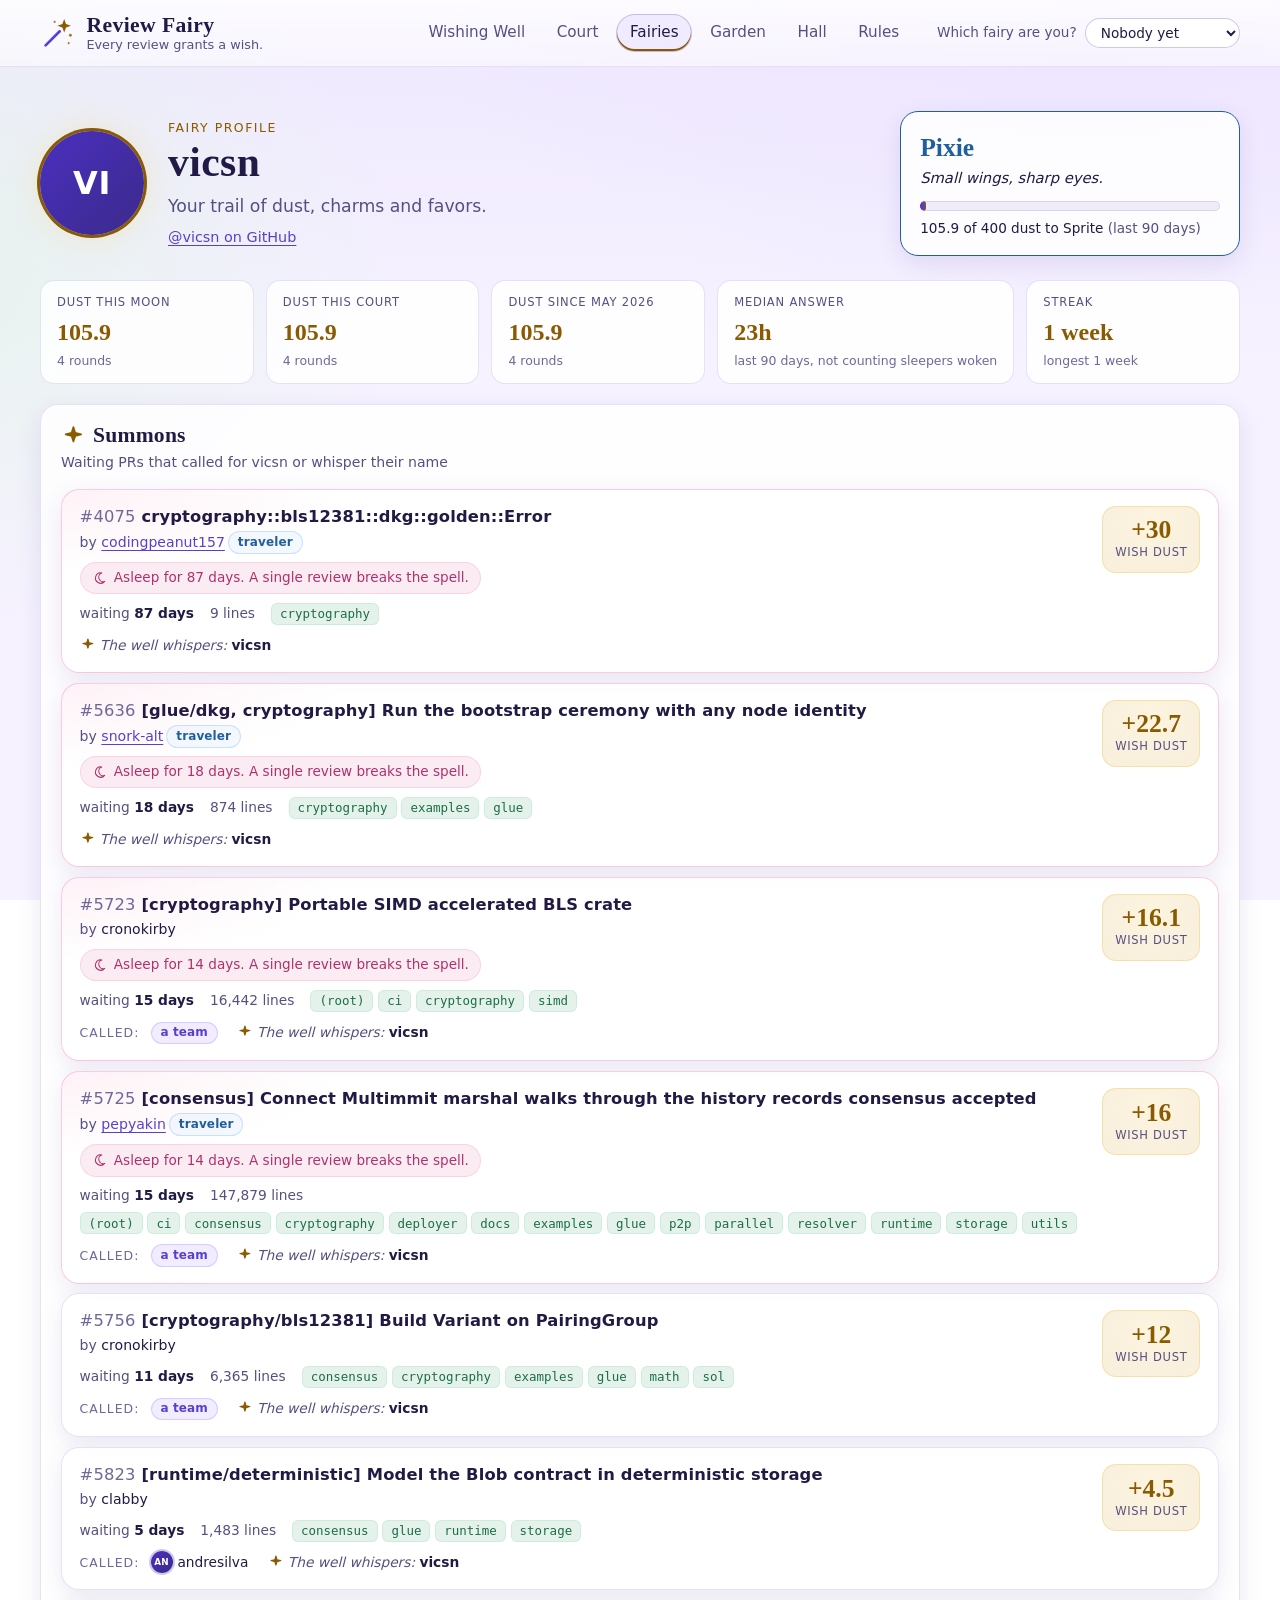
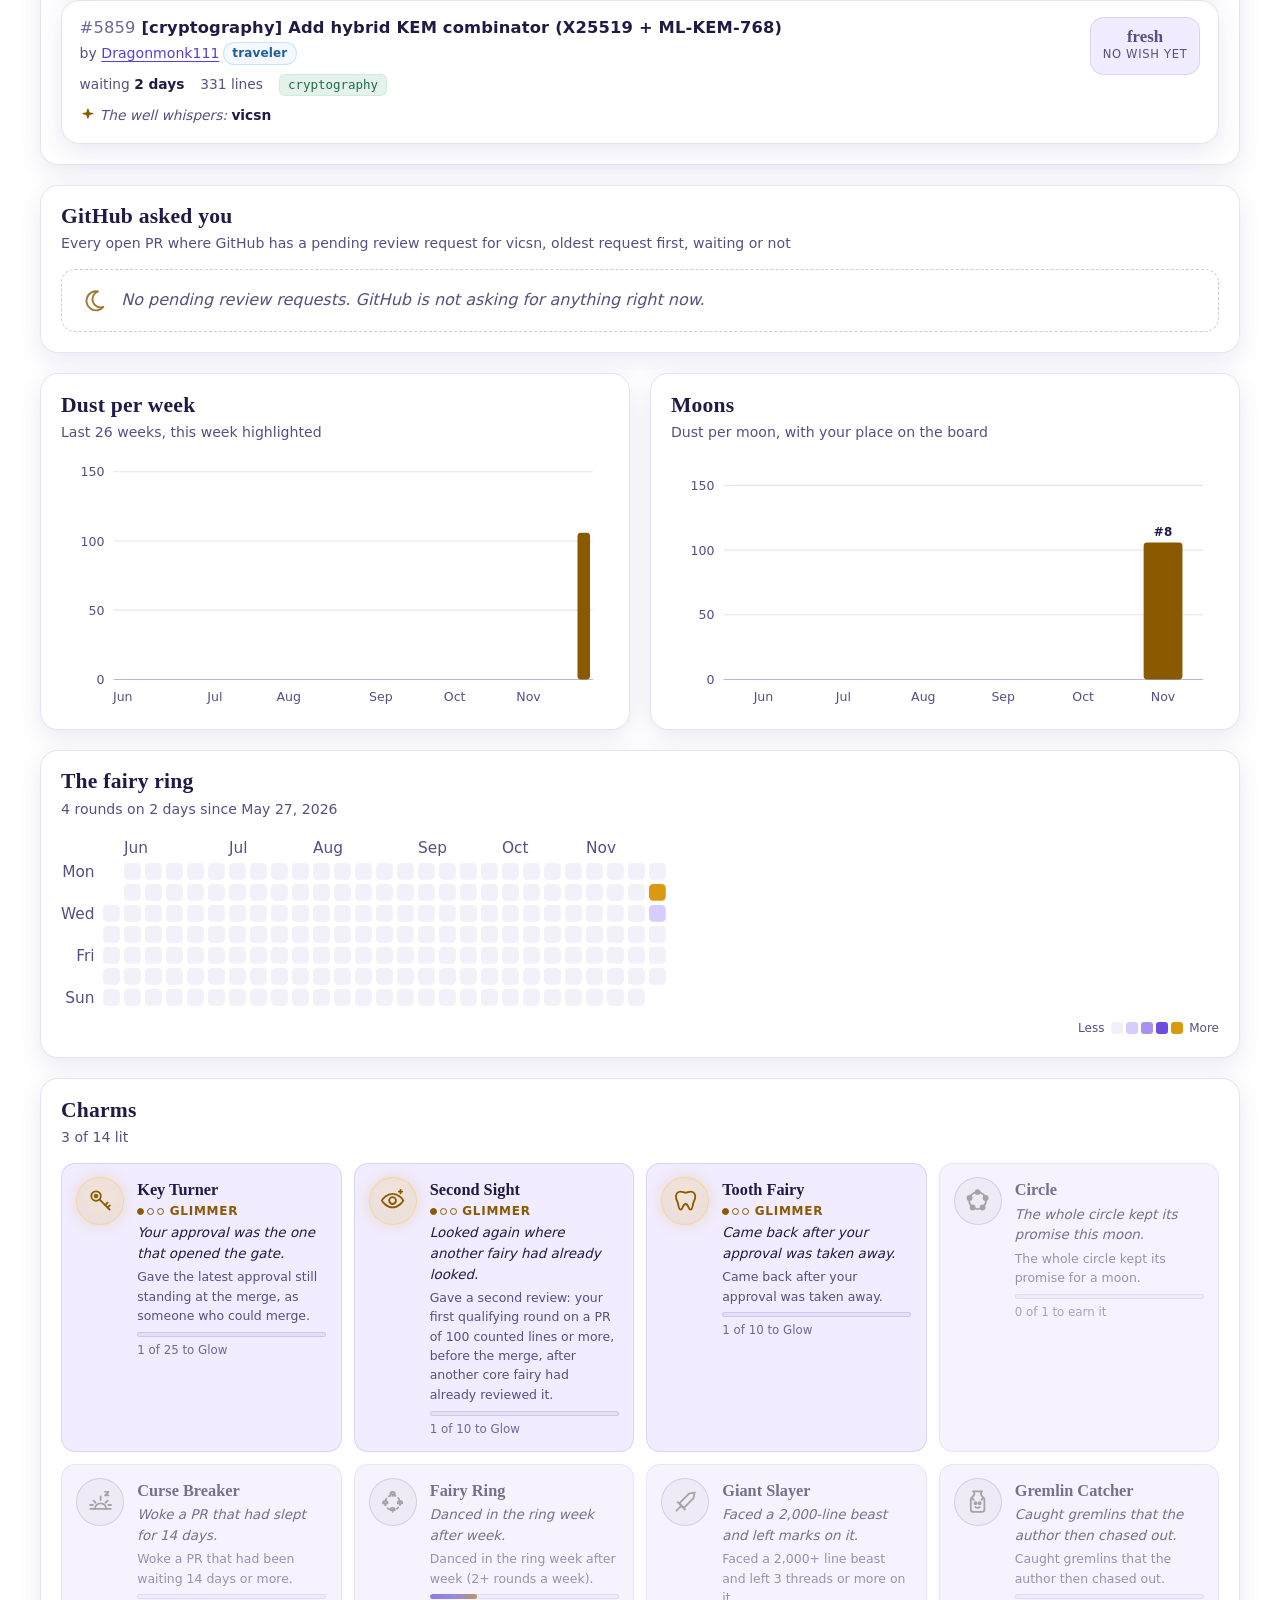
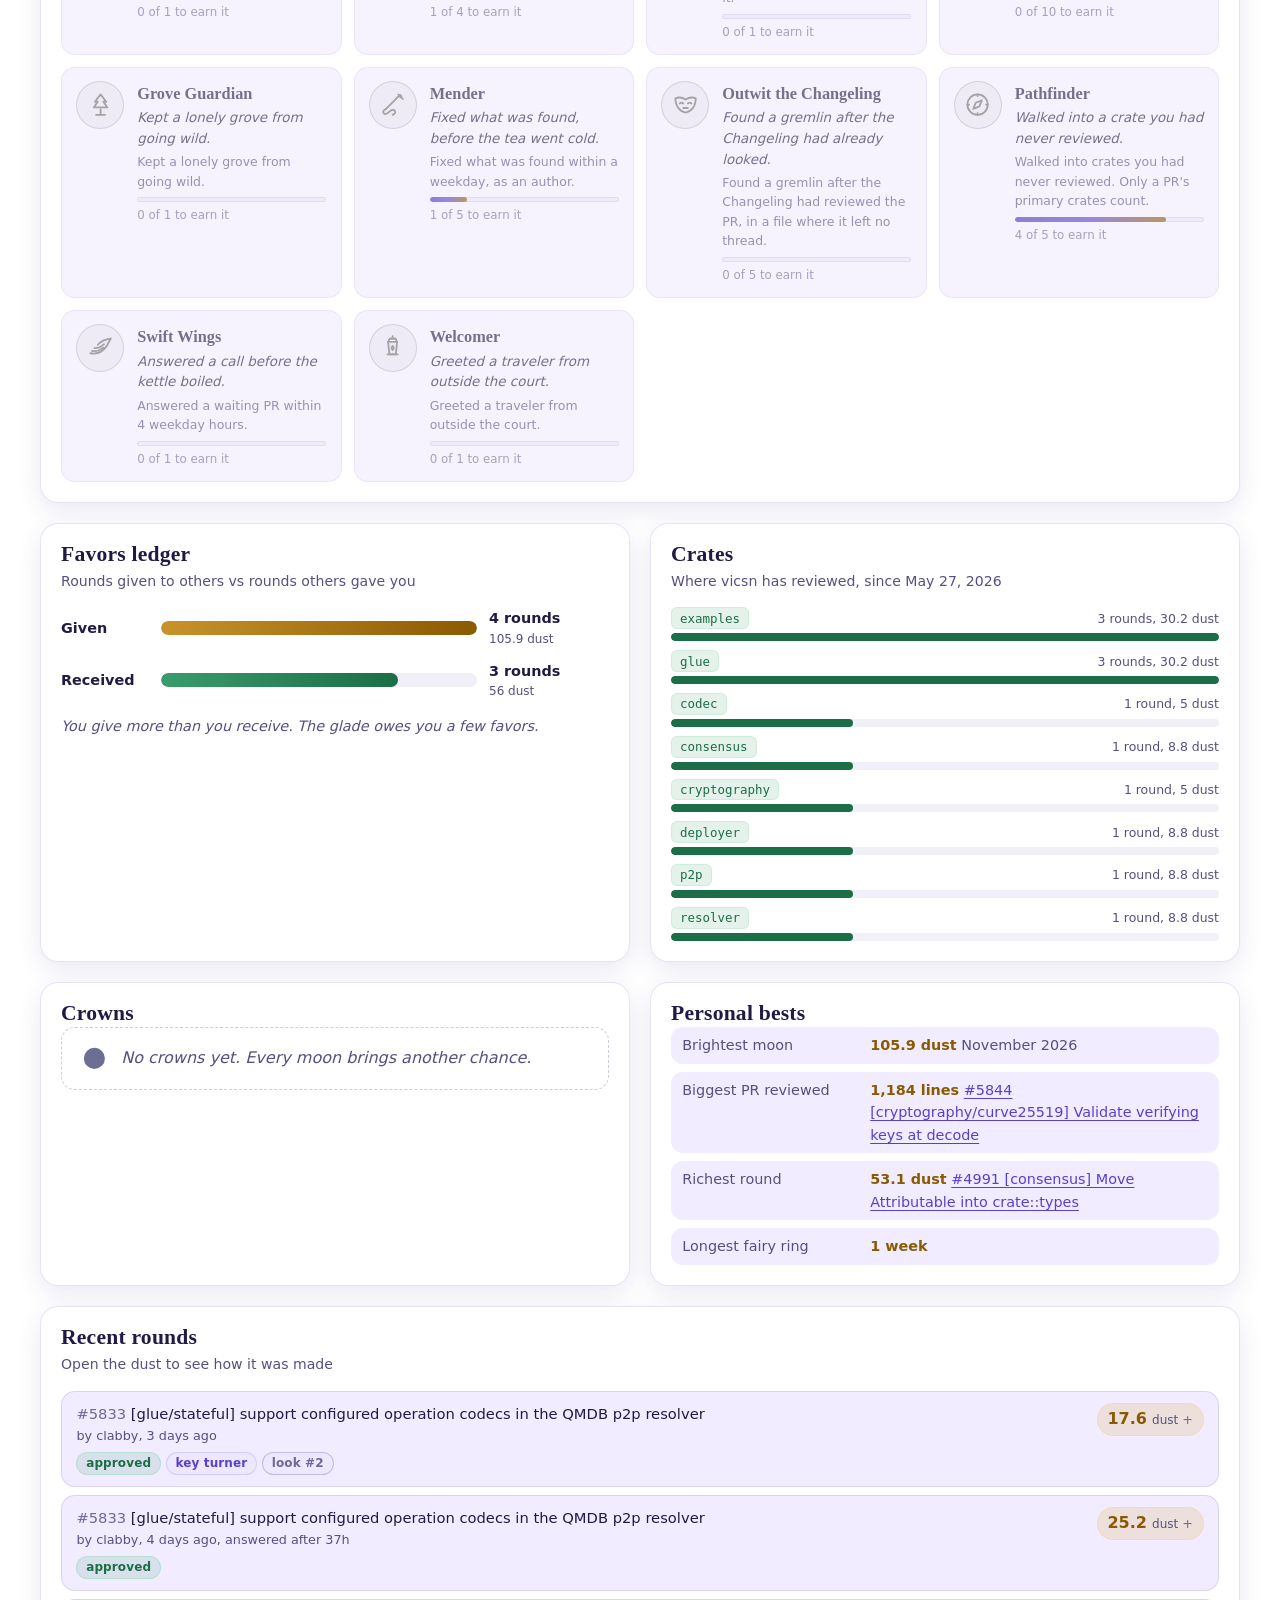
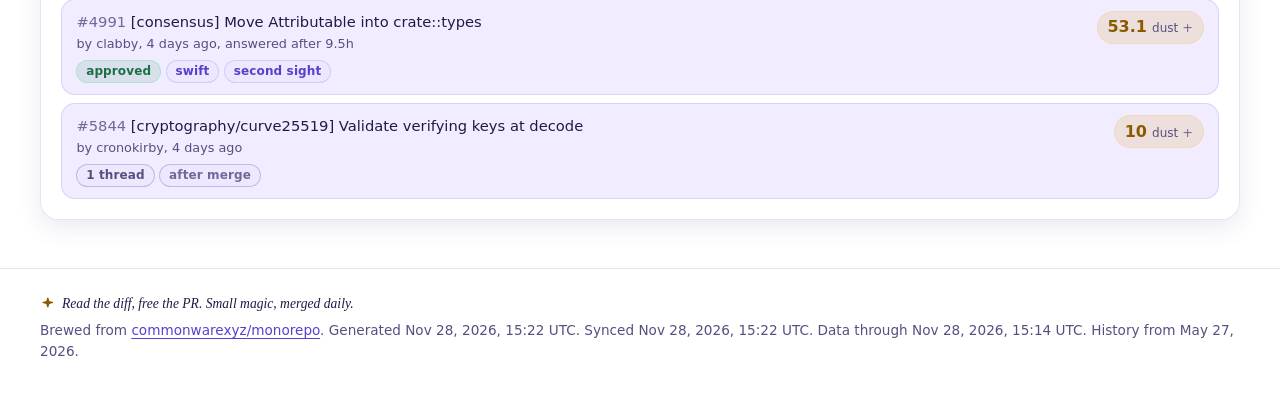
<file: fairies/vicsn.html>
<!doctype html>
<html lang="en">
<head>
<meta charset="utf-8">
<meta name="viewport" content="width=device-width, initial-scale=1">
<meta name="robots" content="noindex, nofollow">
<meta name="color-scheme" content="dark light">
<meta name="description" content="Review Fairy: Every review grants a wish.">
<title>vicsn | Review Fairy</title>
<link rel="icon" href="../static/favicon.svg" type="image/svg+xml">
<link rel="stylesheet" href="../static/fairy.css">
<script src="../static/fairy.js" defer></script>
</head>
<body class="page-fairies">
<a class="skip-link" href="#main">Skip to content</a>
<header class="site-header">
  <div class="wrap header-inner">
    <a class="brand" href="../index.html">
      <svg class="logo" viewBox="0 0 32 32" width="32" height="32" aria-hidden="true" focusable="false"><path d="M5 27 17.5 14.5" stroke="currentColor" stroke-width="2.4" stroke-linecap="round"/><path class="logo-star" d="M21.5 3.5l1.6 4.4 4.4 1.6-4.4 1.6-1.6 4.4-1.6-4.4-4.4-1.6 4.4-1.6z"/><circle class="logo-dot" cx="27" cy="18" r="1.3"/><circle class="logo-dot" cx="13" cy="6" r="1"/><circle class="logo-dot" cx="25.5" cy="25" r=".9"/></svg>
      <span class="brand-text"><span class="brand-name">Review Fairy</span><span class="brand-tag">Every review grants a wish.</span></span>
    </a>
    <nav class="site-nav" aria-label="Main">
      <ul>
        <li><a href="../index.html">Wishing Well</a></li>
        <li><a href="../court.html">Court</a></li>
        <li><a href="../fairies.html" aria-current="page">Fairies</a></li>
        <li><a href="../garden.html">Garden</a></li>
        <li><a href="../hall.html">Hall</a></li>
        <li><a href="../rules.html">Rules</a></li>
      </ul>
    </nav>
    <div class="picker" data-picker hidden>
      <label for="fairy-picker">Which fairy are you?</label>
      <select id="fairy-picker">
        <option value="">Nobody yet</option>
        <option value="patrick-ogrady">patrick-ogrady</option>
        <option value="clabby">clabby</option>
        <option value="roberto-bayardo">roberto-bayardo</option>
        <option value="danlaine">danlaine</option>
        <option value="andresilva">andresilva</option>
        <option value="cronokirby">cronokirby</option>
        <option value="BrendanChou">BrendanChou</option>
        <option value="vicsn">vicsn</option>
      </select>
    </div>
  </div>
</header>
<main id="main" class="wrap">
<section class="profile-hero" data-login="vicsn">
  <span class="avatar avatar-xl" aria-hidden="true"><span class="initials">VI</span><span class="photo" style="background-image: url('https://github.com/vicsn.png?size=96')"></span></span>
  <div class="hero-text">
    <p class="eyebrow">Fairy profile</p>
    <h1>vicsn</h1>
    <p class="subtitle">Your trail of dust, charms and favors.</p>
    <p class="hero-links"><a href="https://github.com/vicsn">@vicsn on GitHub</a></p>
  </div>
  <div class="level-card lvl-1">
    <p class="level-name">Pixie</p>
<p class="level-line">Small wings, sharp eyes.</p>    <div class="meter level-meter" role="meter" aria-valuemin="0" aria-valuemax="100" aria-valuenow="2.0" aria-label="Progress to the next level"><span style="width: 2.0%"></span></div>
    <p class="level-nums">
      105.9 of 400 dust to Sprite
      <span class="muted">(last 90 days)</span>
    </p>
  </div>
</section>
<dl class="stat-strip">
  <div><dt>dust this moon</dt><dd>105.9</dd><span>4 rounds</span></div>
  <div><dt>dust this court</dt><dd>105.9</dd><span>4 rounds</span></div>
  <div title="Totals since May 27, 2026, where the synced history begins"><dt>dust since May 2026</dt><dd>105.9</dd><span>4 rounds</span></div>
  <div title="Answers that woke a Sleeping Beauty are left out. Curse Breaker counts those."><dt>median answer</dt><dd>23h</dd><span>last 90 days, not counting sleepers woken</span></div>
  <div><dt>streak</dt><dd>1 week</dd><span>longest 1 week</span></div>
</dl>

<section class="panel" aria-labelledby="summ-h">
  <h2 id="summ-h"><svg class="icon sparkle-art" viewBox="0 0 24 24" width="24" height="24" fill="none" stroke="currentColor" stroke-width="1.6" stroke-linecap="round" stroke-linejoin="round" aria-hidden="true" focusable="false"><path d="M12 3l1.8 5.6L19.5 10l-5.7 1.6L12 17l-1.8-5.4L4.5 10l5.7-1.4z" fill="currentColor"/></svg> Summons</h2>
  <p class="panel-sub">Waiting PRs that called for vicsn or whisper their name</p>
  <div class="wish-list compact">
<article class="wish-card sleeping" data-pr="4075">
  <div class="wish-main">
    <h3 class="wish-title"><a href="https://github.com/commonwarexyz/monorepo/pull/4075"><span class="pr-num">#4075</span> cryptography::bls12381::dkg::golden::Error</a></h3>
    <p class="wish-by">
      by <a class="outsider" href="https://github.com/codingpeanut157">codingpeanut157</a><span class="tag tag-external" title="Author is outside the core team">traveler</span>    </p>
    <p class="spell"><svg class="icon moon-art" viewBox="0 0 24 24" width="24" height="24" fill="none" stroke="currentColor" stroke-width="1.6" stroke-linecap="round" stroke-linejoin="round" aria-hidden="true" focusable="false"><path d="M15 4.5a8 8 0 1 0 4.5 13A6.5 6.5 0 0 1 15 4.5z"/></svg> Asleep for 87 days. A single review breaks the spell.</p>
    <ul class="wish-facts">
      <li title="Waiting since Sep 2, 2026, 09:49 UTC, 63 days counting weekdays">waiting <strong>87 days</strong></li>
      <li>9 lines</li>
      <li class="crates" aria-label="Crates"><span class="crate">cryptography</span></li>
    </ul>
    <div class="wish-people">
      <p class="whisper" data-login="vicsn" title="A suggested reviewer who knows these crates and has the lightest recent load. A hint, not a review request."><svg class="icon sparkle-art" viewBox="0 0 24 24" width="24" height="24" fill="none" stroke="currentColor" stroke-width="1.6" stroke-linecap="round" stroke-linejoin="round" aria-hidden="true" focusable="false"><path d="M12 3l1.8 5.6L19.5 10l-5.7 1.6L12 17l-1.8-5.4L4.5 10l5.7-1.4z" fill="currentColor"/></svg> The well whispers: <a class="fairy-name" href="../fairies/vicsn.html" title="vicsn">vicsn</a></p>
    </div>
  </div>
  <div class="wish-value lit" title="Grant this wish for 30 dust.">
    <span class="wish-amt">+30</span><span class="wish-unit">wish dust</span>
  </div>
</article><article class="wish-card sleeping" data-pr="5636">
  <div class="wish-main">
    <h3 class="wish-title"><a href="https://github.com/commonwarexyz/monorepo/pull/5636"><span class="pr-num">#5636</span> [glue/dkg, cryptography] Run the bootstrap ceremony with any node identity</a></h3>
    <p class="wish-by">
      by <a class="outsider" href="https://github.com/snork-alt">snork-alt</a><span class="tag tag-external" title="Author is outside the core team">traveler</span>    </p>
    <p class="spell"><svg class="icon moon-art" viewBox="0 0 24 24" width="24" height="24" fill="none" stroke="currentColor" stroke-width="1.6" stroke-linecap="round" stroke-linejoin="round" aria-hidden="true" focusable="false"><path d="M15 4.5a8 8 0 1 0 4.5 13A6.5 6.5 0 0 1 15 4.5z"/></svg> Asleep for 18 days. A single review breaks the spell.</p>
    <ul class="wish-facts">
      <li title="Waiting since Nov 10, 2026, 16:00 UTC, 13 days counting weekdays">waiting <strong>18 days</strong></li>
      <li>874 lines</li>
      <li class="crates" aria-label="Crates"><span class="crate">cryptography</span><span class="crate">examples</span><span class="crate">glue</span></li>
    </ul>
    <div class="wish-people">
      <p class="whisper" data-login="vicsn" title="A suggested reviewer who knows these crates and has the lightest recent load. A hint, not a review request."><svg class="icon sparkle-art" viewBox="0 0 24 24" width="24" height="24" fill="none" stroke="currentColor" stroke-width="1.6" stroke-linecap="round" stroke-linejoin="round" aria-hidden="true" focusable="false"><path d="M12 3l1.8 5.6L19.5 10l-5.7 1.6L12 17l-1.8-5.4L4.5 10l5.7-1.4z" fill="currentColor"/></svg> The well whispers: <a class="fairy-name" href="../fairies/vicsn.html" title="vicsn">vicsn</a></p>
    </div>
  </div>
  <div class="wish-value lit" title="Grant this wish for 22.7 dust.">
    <span class="wish-amt">+22.7</span><span class="wish-unit">wish dust</span>
  </div>
</article><article class="wish-card sleeping" data-pr="5723">
  <div class="wish-main">
    <h3 class="wish-title"><a href="https://github.com/commonwarexyz/monorepo/pull/5723"><span class="pr-num">#5723</span> [cryptography] Portable SIMD accelerated BLS crate</a></h3>
    <p class="wish-by">
      by <a class="fairy-name" href="../fairies/cronokirby.html" title="cronokirby">cronokirby</a>    </p>
    <p class="spell"><svg class="icon moon-art" viewBox="0 0 24 24" width="24" height="24" fill="none" stroke="currentColor" stroke-width="1.6" stroke-linecap="round" stroke-linejoin="round" aria-hidden="true" focusable="false"><path d="M15 4.5a8 8 0 1 0 4.5 13A6.5 6.5 0 0 1 15 4.5z"/></svg> Asleep for 14 days. A single review breaks the spell.</p>
    <ul class="wish-facts">
      <li title="Waiting since Nov 13, 2026, 23:21 UTC, 10 days counting weekdays">waiting <strong>15 days</strong></li>
      <li>16,442 lines</li>
      <li class="crates" aria-label="Crates"><span class="crate">(root)</span><span class="crate">ci</span><span class="crate">cryptography</span><span class="crate">simd</span></li>
    </ul>
    <div class="wish-people">
      <p class="requested" title="Pending review requests on GitHub"><span class="label">Called:</span>
<span class="tag tag-team" title="A review request for a team GitHub does not show us">a team</span>      </p>
      <p class="whisper" data-login="vicsn" title="A suggested reviewer who knows these crates and has the lightest recent load. A hint, not a review request."><svg class="icon sparkle-art" viewBox="0 0 24 24" width="24" height="24" fill="none" stroke="currentColor" stroke-width="1.6" stroke-linecap="round" stroke-linejoin="round" aria-hidden="true" focusable="false"><path d="M12 3l1.8 5.6L19.5 10l-5.7 1.6L12 17l-1.8-5.4L4.5 10l5.7-1.4z" fill="currentColor"/></svg> The well whispers: <a class="fairy-name" href="../fairies/vicsn.html" title="vicsn">vicsn</a></p>
    </div>
  </div>
  <div class="wish-value lit" title="Grant this wish for 16.1 dust.">
    <span class="wish-amt">+16.1</span><span class="wish-unit">wish dust</span>
  </div>
</article><article class="wish-card sleeping" data-pr="5725">
  <div class="wish-main">
    <h3 class="wish-title"><a href="https://github.com/commonwarexyz/monorepo/pull/5725"><span class="pr-num">#5725</span> [consensus] Connect Multimmit marshal walks through the history records consensus accepted</a></h3>
    <p class="wish-by">
      by <a class="outsider" href="https://github.com/pepyakin">pepyakin</a><span class="tag tag-external" title="Author is outside the core team">traveler</span>    </p>
    <p class="spell"><svg class="icon moon-art" viewBox="0 0 24 24" width="24" height="24" fill="none" stroke="currentColor" stroke-width="1.6" stroke-linecap="round" stroke-linejoin="round" aria-hidden="true" focusable="false"><path d="M15 4.5a8 8 0 1 0 4.5 13A6.5 6.5 0 0 1 15 4.5z"/></svg> Asleep for 14 days. A single review breaks the spell.</p>
    <ul class="wish-facts">
      <li title="Waiting since Nov 14, 2026, 01:25 UTC, 10 days counting weekdays">waiting <strong>15 days</strong></li>
      <li>147,879 lines</li>
      <li class="crates" aria-label="Crates"><span class="crate">(root)</span><span class="crate">ci</span><span class="crate">consensus</span><span class="crate">cryptography</span><span class="crate">deployer</span><span class="crate">docs</span><span class="crate">examples</span><span class="crate">glue</span><span class="crate">p2p</span><span class="crate">parallel</span><span class="crate">resolver</span><span class="crate">runtime</span><span class="crate">storage</span><span class="crate">utils</span></li>
    </ul>
    <div class="wish-people">
      <p class="requested" title="Pending review requests on GitHub"><span class="label">Called:</span>
<span class="tag tag-team" title="A review request for a team GitHub does not show us">a team</span>      </p>
      <p class="whisper" data-login="vicsn" title="A suggested reviewer who knows these crates and has the lightest recent load. A hint, not a review request."><svg class="icon sparkle-art" viewBox="0 0 24 24" width="24" height="24" fill="none" stroke="currentColor" stroke-width="1.6" stroke-linecap="round" stroke-linejoin="round" aria-hidden="true" focusable="false"><path d="M12 3l1.8 5.6L19.5 10l-5.7 1.6L12 17l-1.8-5.4L4.5 10l5.7-1.4z" fill="currentColor"/></svg> The well whispers: <a class="fairy-name" href="../fairies/vicsn.html" title="vicsn">vicsn</a></p>
    </div>
  </div>
  <div class="wish-value lit" title="Grant this wish for 16 dust.">
    <span class="wish-amt">+16</span><span class="wish-unit">wish dust</span>
  </div>
</article><article class="wish-card" data-pr="5756">
  <div class="wish-main">
    <h3 class="wish-title"><a href="https://github.com/commonwarexyz/monorepo/pull/5756"><span class="pr-num">#5756</span> [cryptography/bls12381] Build Variant on PairingGroup</a></h3>
    <p class="wish-by">
      by <a class="fairy-name" href="../fairies/cronokirby.html" title="cronokirby">cronokirby</a>    </p>
    <ul class="wish-facts">
      <li title="Waiting since Nov 17, 2026, 23:25 UTC, 8 days counting weekdays">waiting <strong>11 days</strong></li>
      <li>6,365 lines</li>
      <li class="crates" aria-label="Crates"><span class="crate">consensus</span><span class="crate">cryptography</span><span class="crate">examples</span><span class="crate">glue</span><span class="crate">math</span><span class="crate">sol</span></li>
    </ul>
    <div class="wish-people">
      <p class="requested" title="Pending review requests on GitHub"><span class="label">Called:</span>
<span class="tag tag-team" title="A review request for a team GitHub does not show us">a team</span>      </p>
      <p class="whisper" data-login="vicsn" title="A suggested reviewer who knows these crates and has the lightest recent load. A hint, not a review request."><svg class="icon sparkle-art" viewBox="0 0 24 24" width="24" height="24" fill="none" stroke="currentColor" stroke-width="1.6" stroke-linecap="round" stroke-linejoin="round" aria-hidden="true" focusable="false"><path d="M12 3l1.8 5.6L19.5 10l-5.7 1.6L12 17l-1.8-5.4L4.5 10l5.7-1.4z" fill="currentColor"/></svg> The well whispers: <a class="fairy-name" href="../fairies/vicsn.html" title="vicsn">vicsn</a></p>
    </div>
  </div>
  <div class="wish-value lit" title="Grant this wish for 12 dust.">
    <span class="wish-amt">+12</span><span class="wish-unit">wish dust</span>
  </div>
</article><article class="wish-card" data-pr="5823">
  <div class="wish-main">
    <h3 class="wish-title"><a href="https://github.com/commonwarexyz/monorepo/pull/5823"><span class="pr-num">#5823</span> [runtime/deterministic] Model the Blob contract in deterministic storage</a></h3>
    <p class="wish-by">
      by <a class="fairy-name" href="../fairies/clabby.html" title="clabby">clabby</a>    </p>
    <ul class="wish-facts">
      <li title="Waiting since Nov 23, 2026, 17:28 UTC, 4 days counting weekdays">waiting <strong>5 days</strong></li>
      <li>1,483 lines</li>
      <li class="crates" aria-label="Crates"><span class="crate">consensus</span><span class="crate">glue</span><span class="crate">runtime</span><span class="crate">storage</span></li>
    </ul>
    <div class="wish-people">
      <p class="requested" title="Pending review requests on GitHub"><span class="label">Called:</span>
<span class="req" data-login="andresilva"><span class="avatar avatar-xs" aria-hidden="true"><span class="initials">AN</span><span class="photo" style="background-image: url('https://github.com/andresilva.png?size=96')"></span></span><a class="fairy-name" href="../fairies/andresilva.html" title="andresilva">andresilva</a></span>      </p>
      <p class="whisper" data-login="vicsn" title="A suggested reviewer who knows these crates and has the lightest recent load. A hint, not a review request."><svg class="icon sparkle-art" viewBox="0 0 24 24" width="24" height="24" fill="none" stroke="currentColor" stroke-width="1.6" stroke-linecap="round" stroke-linejoin="round" aria-hidden="true" focusable="false"><path d="M12 3l1.8 5.6L19.5 10l-5.7 1.6L12 17l-1.8-5.4L4.5 10l5.7-1.4z" fill="currentColor"/></svg> The well whispers: <a class="fairy-name" href="../fairies/vicsn.html" title="vicsn">vicsn</a></p>
    </div>
  </div>
  <div class="wish-value lit" title="Grant this wish for 4.5 dust.">
    <span class="wish-amt">+4.5</span><span class="wish-unit">wish dust</span>
  </div>
</article><article class="wish-card" data-pr="5859">
  <div class="wish-main">
    <h3 class="wish-title"><a href="https://github.com/commonwarexyz/monorepo/pull/5859"><span class="pr-num">#5859</span> [cryptography] Add hybrid KEM combinator (X25519 + ML-KEM-768)</a></h3>
    <p class="wish-by">
      by <a class="outsider" href="https://github.com/Dragonmonk111">Dragonmonk111</a><span class="tag tag-external" title="Author is outside the core team">traveler</span>    </p>
    <ul class="wish-facts">
      <li title="Waiting since Nov 26, 2026, 13:42 UTC, 1 day counting weekdays">waiting <strong>2 days</strong></li>
      <li>331 lines</li>
      <li class="crates" aria-label="Crates"><span class="crate">cryptography</span></li>
    </ul>
    <div class="wish-people">
      <p class="whisper" data-login="vicsn" title="A suggested reviewer who knows these crates and has the lightest recent load. A hint, not a review request."><svg class="icon sparkle-art" viewBox="0 0 24 24" width="24" height="24" fill="none" stroke="currentColor" stroke-width="1.6" stroke-linecap="round" stroke-linejoin="round" aria-hidden="true" focusable="false"><path d="M12 3l1.8 5.6L19.5 10l-5.7 1.6L12 17l-1.8-5.4L4.5 10l5.7-1.4z" fill="currentColor"/></svg> The well whispers: <a class="fairy-name" href="../fairies/vicsn.html" title="vicsn">vicsn</a></p>
    </div>
  </div>
  <div class="wish-value" title="Grant this wish for 0 dust.">
    <span class="wish-amt small">fresh</span><span class="wish-unit">no wish yet</span>
  </div>
</article>  </div>
</section>
<section class="panel" aria-labelledby="asked-h">
  <h2 id="asked-h">GitHub asked you</h2>
  <p class="panel-sub">Every open PR where GitHub has a pending review request for vicsn, oldest request first, waiting or not</p>
  <div class="empty empty-sun"><svg class="icon moon-art" viewBox="0 0 24 24" width="24" height="24" fill="none" stroke="currentColor" stroke-width="1.6" stroke-linecap="round" stroke-linejoin="round" aria-hidden="true" focusable="false"><path d="M15 4.5a8 8 0 1 0 4.5 13A6.5 6.5 0 0 1 15 4.5z"/></svg><p>No pending review requests. GitHub is not asking for anything right now.</p></div>
</section>

<div class="two-col">
  <section class="panel" aria-labelledby="weekly-h">
    <h2 id="weekly-h">Dust per week</h2>
    <p class="panel-sub">Last 26 weeks, this week highlighted</p>
<div class="chart-box"><svg class="chart bar-chart dust-bars" viewBox="0 0 480 220" width="480" height="220" role="img" aria-labelledby="chart22t chart22d" focusable="false"><title id="chart22t">Fairy dust per week for vicsn</title><desc id="chart22d">26 weeks, 105.9 dust in total.</desc><line class="grid" x1="46" x2="466" y1="194" y2="194"/><text class="tick" x="38" y="198" text-anchor="end">0</text><line class="grid" x1="46" x2="466" y1="133.3" y2="133.3"/><text class="tick" x="38" y="137.3" text-anchor="end">50</text><line class="grid" x1="46" x2="466" y1="72.7" y2="72.7"/><text class="tick" x="38" y="76.7" text-anchor="end">100</text><line class="grid" x1="46" x2="466" y1="12" y2="12"/><text class="tick" x="38" y="16" text-anchor="end">150</text><rect class="bar zero" x="48.6" y="194" width="11" height="0" rx="3"><title>Week of Jun 1, 2026: 0 dust</title></rect><rect class="bar zero" x="64.7" y="194" width="11" height="0" rx="3"><title>Week of Jun 8, 2026: 0 dust</title></rect><rect class="bar zero" x="80.9" y="194" width="11" height="0" rx="3"><title>Week of Jun 15, 2026: 0 dust</title></rect><rect class="bar zero" x="97" y="194" width="11" height="0" rx="3"><title>Week of Jun 22, 2026: 0 dust</title></rect><rect class="bar zero" x="113.2" y="194" width="11" height="0" rx="3"><title>Week of Jun 29, 2026: 0 dust</title></rect><rect class="bar zero" x="129.4" y="194" width="11" height="0" rx="3"><title>Week of Jul 6, 2026: 0 dust</title></rect><rect class="bar zero" x="145.5" y="194" width="11" height="0" rx="3"><title>Week of Jul 13, 2026: 0 dust</title></rect><rect class="bar zero" x="161.7" y="194" width="11" height="0" rx="3"><title>Week of Jul 20, 2026: 0 dust</title></rect><rect class="bar zero" x="177.8" y="194" width="11" height="0" rx="3"><title>Week of Jul 27, 2026: 0 dust</title></rect><rect class="bar zero" x="194" y="194" width="11" height="0" rx="3"><title>Week of Aug 3, 2026: 0 dust</title></rect><rect class="bar zero" x="210.1" y="194" width="11" height="0" rx="3"><title>Week of Aug 10, 2026: 0 dust</title></rect><rect class="bar zero" x="226.3" y="194" width="11" height="0" rx="3"><title>Week of Aug 17, 2026: 0 dust</title></rect><rect class="bar zero" x="242.4" y="194" width="11" height="0" rx="3"><title>Week of Aug 24, 2026: 0 dust</title></rect><rect class="bar zero" x="258.6" y="194" width="11" height="0" rx="3"><title>Week of Aug 31, 2026: 0 dust</title></rect><rect class="bar zero" x="274.7" y="194" width="11" height="0" rx="3"><title>Week of Sep 7, 2026: 0 dust</title></rect><rect class="bar zero" x="290.9" y="194" width="11" height="0" rx="3"><title>Week of Sep 14, 2026: 0 dust</title></rect><rect class="bar zero" x="307" y="194" width="11" height="0" rx="3"><title>Week of Sep 21, 2026: 0 dust</title></rect><rect class="bar zero" x="323.2" y="194" width="11" height="0" rx="3"><title>Week of Sep 28, 2026: 0 dust</title></rect><rect class="bar zero" x="339.4" y="194" width="11" height="0" rx="3"><title>Week of Oct 5, 2026: 0 dust</title></rect><rect class="bar zero" x="355.5" y="194" width="11" height="0" rx="3"><title>Week of Oct 12, 2026: 0 dust</title></rect><rect class="bar zero" x="371.7" y="194" width="11" height="0" rx="3"><title>Week of Oct 19, 2026: 0 dust</title></rect><rect class="bar zero" x="387.8" y="194" width="11" height="0" rx="3"><title>Week of Oct 26, 2026: 0 dust</title></rect><rect class="bar zero" x="404" y="194" width="11" height="0" rx="3"><title>Week of Nov 2, 2026: 0 dust</title></rect><rect class="bar zero" x="420.1" y="194" width="11" height="0" rx="3"><title>Week of Nov 9, 2026: 0 dust</title></rect><rect class="bar zero" x="436.3" y="194" width="11" height="0" rx="3"><title>Week of Nov 16, 2026: 0 dust</title></rect><rect class="bar hl" x="452.4" y="65.5" width="11" height="128.5" rx="3"><title>Week of Nov 23, 2026: 105.9 dust</title></rect><line class="axis" x1="46" x2="466" y1="194" y2="194"/><text class="xlabel" x="54.1" y="213" text-anchor="middle">Jun</text><text class="xlabel" x="134.8" y="213" text-anchor="middle">Jul</text><text class="xlabel" x="199.5" y="213" text-anchor="middle">Aug</text><text class="xlabel" x="280.2" y="213" text-anchor="middle">Sep</text><text class="xlabel" x="344.8" y="213" text-anchor="middle">Oct</text><text class="xlabel" x="409.5" y="213" text-anchor="middle">Nov</text></svg></div>  </section>
  <section class="panel" aria-labelledby="moons-h">
    <h2 id="moons-h">Moons</h2>
    <p class="panel-sub">Dust per moon, with your place on the board</p>
<div class="chart-box"><svg class="chart bar-chart moon-bars" viewBox="0 0 480 220" width="480" height="220" role="img" aria-labelledby="chart23t chart23d" focusable="false"><title id="chart23t">Fairy dust per moon for vicsn</title><desc id="chart23d">Dust per month, with the rank on the moon board above each bar.</desc><line class="grid" x1="46" x2="466" y1="194" y2="194"/><text class="tick" x="38" y="198" text-anchor="end">0</text><line class="grid" x1="46" x2="466" y1="137.3" y2="137.3"/><text class="tick" x="38" y="141.3" text-anchor="end">50</text><line class="grid" x1="46" x2="466" y1="80.7" y2="80.7"/><text class="tick" x="38" y="84.7" text-anchor="end">100</text><line class="grid" x1="46" x2="466" y1="24" y2="24"/><text class="tick" x="38" y="28" text-anchor="end">150</text><rect class="bar zero" x="64" y="194" width="34" height="0" rx="3"><title>June 2026: 0 dust</title></rect><rect class="bar zero" x="134" y="194" width="34" height="0" rx="3"><title>July 2026: 0 dust</title></rect><rect class="bar zero" x="204" y="194" width="34" height="0" rx="3"><title>August 2026: 0 dust</title></rect><rect class="bar zero" x="274" y="194" width="34" height="0" rx="3"><title>September 2026: 0 dust</title></rect><rect class="bar zero" x="344" y="194" width="34" height="0" rx="3"><title>October 2026: 0 dust</title></rect><rect class="bar hl" x="414" y="74" width="34" height="120" rx="3"><title>November 2026: 105.9 dust, rank 8</title></rect><text class="bar-label" x="431" y="68" text-anchor="middle">#8</text><line class="axis" x1="46" x2="466" y1="194" y2="194"/><text class="xlabel" x="81" y="213" text-anchor="middle">Jun</text><text class="xlabel" x="151" y="213" text-anchor="middle">Jul</text><text class="xlabel" x="221" y="213" text-anchor="middle">Aug</text><text class="xlabel" x="291" y="213" text-anchor="middle">Sep</text><text class="xlabel" x="361" y="213" text-anchor="middle">Oct</text><text class="xlabel" x="431" y="213" text-anchor="middle">Nov</text></svg></div>  </section>
</div>

<section class="panel" aria-labelledby="ring-h">
  <h2 id="ring-h">The fairy ring</h2>
  <p class="panel-sub">4 rounds on 2 days since May 27, 2026</p>
  <div class="chart-box ring-box"><svg class="chart ring" viewBox="0 0 437 127" width="437" height="127" style="--ring-w: 437px" role="img" aria-labelledby="chart24t chart24d" focusable="false"><title id="chart24t">Fairy ring calendar for vicsn</title><desc id="chart24d">Review rounds per day, one column per week.</desc><text class="tick" x="24" y="30" text-anchor="end">Mon</text><text class="tick" x="24" y="60" text-anchor="end">Wed</text><text class="tick" x="24" y="90" text-anchor="end">Fri</text><text class="tick" x="24" y="120" text-anchor="end">Sun</text><rect class="day l0" x="30" y="50" width="12" height="12" rx="3"><title>May 27, 2026: no rounds</title></rect><rect class="day l0" x="30" y="65" width="12" height="12" rx="3"><title>May 28, 2026: no rounds</title></rect><rect class="day l0" x="30" y="80" width="12" height="12" rx="3"><title>May 29, 2026: no rounds</title></rect><rect class="day l0" x="30" y="95" width="12" height="12" rx="3"><title>May 30, 2026: no rounds</title></rect><rect class="day l0" x="30" y="110" width="12" height="12" rx="3"><title>May 31, 2026: no rounds</title></rect><text class="xlabel" x="45" y="13">Jun</text><rect class="day l0" x="45" y="20" width="12" height="12" rx="3"><title>Jun 1, 2026: no rounds</title></rect><rect class="day l0" x="45" y="35" width="12" height="12" rx="3"><title>Jun 2, 2026: no rounds</title></rect><rect class="day l0" x="45" y="50" width="12" height="12" rx="3"><title>Jun 3, 2026: no rounds</title></rect><rect class="day l0" x="45" y="65" width="12" height="12" rx="3"><title>Jun 4, 2026: no rounds</title></rect><rect class="day l0" x="45" y="80" width="12" height="12" rx="3"><title>Jun 5, 2026: no rounds</title></rect><rect class="day l0" x="45" y="95" width="12" height="12" rx="3"><title>Jun 6, 2026: no rounds</title></rect><rect class="day l0" x="45" y="110" width="12" height="12" rx="3"><title>Jun 7, 2026: no rounds</title></rect><rect class="day l0" x="60" y="20" width="12" height="12" rx="3"><title>Jun 8, 2026: no rounds</title></rect><rect class="day l0" x="60" y="35" width="12" height="12" rx="3"><title>Jun 9, 2026: no rounds</title></rect><rect class="day l0" x="60" y="50" width="12" height="12" rx="3"><title>Jun 10, 2026: no rounds</title></rect><rect class="day l0" x="60" y="65" width="12" height="12" rx="3"><title>Jun 11, 2026: no rounds</title></rect><rect class="day l0" x="60" y="80" width="12" height="12" rx="3"><title>Jun 12, 2026: no rounds</title></rect><rect class="day l0" x="60" y="95" width="12" height="12" rx="3"><title>Jun 13, 2026: no rounds</title></rect><rect class="day l0" x="60" y="110" width="12" height="12" rx="3"><title>Jun 14, 2026: no rounds</title></rect><rect class="day l0" x="75" y="20" width="12" height="12" rx="3"><title>Jun 15, 2026: no rounds</title></rect><rect class="day l0" x="75" y="35" width="12" height="12" rx="3"><title>Jun 16, 2026: no rounds</title></rect><rect class="day l0" x="75" y="50" width="12" height="12" rx="3"><title>Jun 17, 2026: no rounds</title></rect><rect class="day l0" x="75" y="65" width="12" height="12" rx="3"><title>Jun 18, 2026: no rounds</title></rect><rect class="day l0" x="75" y="80" width="12" height="12" rx="3"><title>Jun 19, 2026: no rounds</title></rect><rect class="day l0" x="75" y="95" width="12" height="12" rx="3"><title>Jun 20, 2026: no rounds</title></rect><rect class="day l0" x="75" y="110" width="12" height="12" rx="3"><title>Jun 21, 2026: no rounds</title></rect><rect class="day l0" x="90" y="20" width="12" height="12" rx="3"><title>Jun 22, 2026: no rounds</title></rect><rect class="day l0" x="90" y="35" width="12" height="12" rx="3"><title>Jun 23, 2026: no rounds</title></rect><rect class="day l0" x="90" y="50" width="12" height="12" rx="3"><title>Jun 24, 2026: no rounds</title></rect><rect class="day l0" x="90" y="65" width="12" height="12" rx="3"><title>Jun 25, 2026: no rounds</title></rect><rect class="day l0" x="90" y="80" width="12" height="12" rx="3"><title>Jun 26, 2026: no rounds</title></rect><rect class="day l0" x="90" y="95" width="12" height="12" rx="3"><title>Jun 27, 2026: no rounds</title></rect><rect class="day l0" x="90" y="110" width="12" height="12" rx="3"><title>Jun 28, 2026: no rounds</title></rect><rect class="day l0" x="105" y="20" width="12" height="12" rx="3"><title>Jun 29, 2026: no rounds</title></rect><rect class="day l0" x="105" y="35" width="12" height="12" rx="3"><title>Jun 30, 2026: no rounds</title></rect><rect class="day l0" x="105" y="50" width="12" height="12" rx="3"><title>Jul 1, 2026: no rounds</title></rect><rect class="day l0" x="105" y="65" width="12" height="12" rx="3"><title>Jul 2, 2026: no rounds</title></rect><rect class="day l0" x="105" y="80" width="12" height="12" rx="3"><title>Jul 3, 2026: no rounds</title></rect><rect class="day l0" x="105" y="95" width="12" height="12" rx="3"><title>Jul 4, 2026: no rounds</title></rect><rect class="day l0" x="105" y="110" width="12" height="12" rx="3"><title>Jul 5, 2026: no rounds</title></rect><text class="xlabel" x="120" y="13">Jul</text><rect class="day l0" x="120" y="20" width="12" height="12" rx="3"><title>Jul 6, 2026: no rounds</title></rect><rect class="day l0" x="120" y="35" width="12" height="12" rx="3"><title>Jul 7, 2026: no rounds</title></rect><rect class="day l0" x="120" y="50" width="12" height="12" rx="3"><title>Jul 8, 2026: no rounds</title></rect><rect class="day l0" x="120" y="65" width="12" height="12" rx="3"><title>Jul 9, 2026: no rounds</title></rect><rect class="day l0" x="120" y="80" width="12" height="12" rx="3"><title>Jul 10, 2026: no rounds</title></rect><rect class="day l0" x="120" y="95" width="12" height="12" rx="3"><title>Jul 11, 2026: no rounds</title></rect><rect class="day l0" x="120" y="110" width="12" height="12" rx="3"><title>Jul 12, 2026: no rounds</title></rect><rect class="day l0" x="135" y="20" width="12" height="12" rx="3"><title>Jul 13, 2026: no rounds</title></rect><rect class="day l0" x="135" y="35" width="12" height="12" rx="3"><title>Jul 14, 2026: no rounds</title></rect><rect class="day l0" x="135" y="50" width="12" height="12" rx="3"><title>Jul 15, 2026: no rounds</title></rect><rect class="day l0" x="135" y="65" width="12" height="12" rx="3"><title>Jul 16, 2026: no rounds</title></rect><rect class="day l0" x="135" y="80" width="12" height="12" rx="3"><title>Jul 17, 2026: no rounds</title></rect><rect class="day l0" x="135" y="95" width="12" height="12" rx="3"><title>Jul 18, 2026: no rounds</title></rect><rect class="day l0" x="135" y="110" width="12" height="12" rx="3"><title>Jul 19, 2026: no rounds</title></rect><rect class="day l0" x="150" y="20" width="12" height="12" rx="3"><title>Jul 20, 2026: no rounds</title></rect><rect class="day l0" x="150" y="35" width="12" height="12" rx="3"><title>Jul 21, 2026: no rounds</title></rect><rect class="day l0" x="150" y="50" width="12" height="12" rx="3"><title>Jul 22, 2026: no rounds</title></rect><rect class="day l0" x="150" y="65" width="12" height="12" rx="3"><title>Jul 23, 2026: no rounds</title></rect><rect class="day l0" x="150" y="80" width="12" height="12" rx="3"><title>Jul 24, 2026: no rounds</title></rect><rect class="day l0" x="150" y="95" width="12" height="12" rx="3"><title>Jul 25, 2026: no rounds</title></rect><rect class="day l0" x="150" y="110" width="12" height="12" rx="3"><title>Jul 26, 2026: no rounds</title></rect><rect class="day l0" x="165" y="20" width="12" height="12" rx="3"><title>Jul 27, 2026: no rounds</title></rect><rect class="day l0" x="165" y="35" width="12" height="12" rx="3"><title>Jul 28, 2026: no rounds</title></rect><rect class="day l0" x="165" y="50" width="12" height="12" rx="3"><title>Jul 29, 2026: no rounds</title></rect><rect class="day l0" x="165" y="65" width="12" height="12" rx="3"><title>Jul 30, 2026: no rounds</title></rect><rect class="day l0" x="165" y="80" width="12" height="12" rx="3"><title>Jul 31, 2026: no rounds</title></rect><rect class="day l0" x="165" y="95" width="12" height="12" rx="3"><title>Aug 1, 2026: no rounds</title></rect><rect class="day l0" x="165" y="110" width="12" height="12" rx="3"><title>Aug 2, 2026: no rounds</title></rect><text class="xlabel" x="180" y="13">Aug</text><rect class="day l0" x="180" y="20" width="12" height="12" rx="3"><title>Aug 3, 2026: no rounds</title></rect><rect class="day l0" x="180" y="35" width="12" height="12" rx="3"><title>Aug 4, 2026: no rounds</title></rect><rect class="day l0" x="180" y="50" width="12" height="12" rx="3"><title>Aug 5, 2026: no rounds</title></rect><rect class="day l0" x="180" y="65" width="12" height="12" rx="3"><title>Aug 6, 2026: no rounds</title></rect><rect class="day l0" x="180" y="80" width="12" height="12" rx="3"><title>Aug 7, 2026: no rounds</title></rect><rect class="day l0" x="180" y="95" width="12" height="12" rx="3"><title>Aug 8, 2026: no rounds</title></rect><rect class="day l0" x="180" y="110" width="12" height="12" rx="3"><title>Aug 9, 2026: no rounds</title></rect><rect class="day l0" x="195" y="20" width="12" height="12" rx="3"><title>Aug 10, 2026: no rounds</title></rect><rect class="day l0" x="195" y="35" width="12" height="12" rx="3"><title>Aug 11, 2026: no rounds</title></rect><rect class="day l0" x="195" y="50" width="12" height="12" rx="3"><title>Aug 12, 2026: no rounds</title></rect><rect class="day l0" x="195" y="65" width="12" height="12" rx="3"><title>Aug 13, 2026: no rounds</title></rect><rect class="day l0" x="195" y="80" width="12" height="12" rx="3"><title>Aug 14, 2026: no rounds</title></rect><rect class="day l0" x="195" y="95" width="12" height="12" rx="3"><title>Aug 15, 2026: no rounds</title></rect><rect class="day l0" x="195" y="110" width="12" height="12" rx="3"><title>Aug 16, 2026: no rounds</title></rect><rect class="day l0" x="210" y="20" width="12" height="12" rx="3"><title>Aug 17, 2026: no rounds</title></rect><rect class="day l0" x="210" y="35" width="12" height="12" rx="3"><title>Aug 18, 2026: no rounds</title></rect><rect class="day l0" x="210" y="50" width="12" height="12" rx="3"><title>Aug 19, 2026: no rounds</title></rect><rect class="day l0" x="210" y="65" width="12" height="12" rx="3"><title>Aug 20, 2026: no rounds</title></rect><rect class="day l0" x="210" y="80" width="12" height="12" rx="3"><title>Aug 21, 2026: no rounds</title></rect><rect class="day l0" x="210" y="95" width="12" height="12" rx="3"><title>Aug 22, 2026: no rounds</title></rect><rect class="day l0" x="210" y="110" width="12" height="12" rx="3"><title>Aug 23, 2026: no rounds</title></rect><rect class="day l0" x="225" y="20" width="12" height="12" rx="3"><title>Aug 24, 2026: no rounds</title></rect><rect class="day l0" x="225" y="35" width="12" height="12" rx="3"><title>Aug 25, 2026: no rounds</title></rect><rect class="day l0" x="225" y="50" width="12" height="12" rx="3"><title>Aug 26, 2026: no rounds</title></rect><rect class="day l0" x="225" y="65" width="12" height="12" rx="3"><title>Aug 27, 2026: no rounds</title></rect><rect class="day l0" x="225" y="80" width="12" height="12" rx="3"><title>Aug 28, 2026: no rounds</title></rect><rect class="day l0" x="225" y="95" width="12" height="12" rx="3"><title>Aug 29, 2026: no rounds</title></rect><rect class="day l0" x="225" y="110" width="12" height="12" rx="3"><title>Aug 30, 2026: no rounds</title></rect><rect class="day l0" x="240" y="20" width="12" height="12" rx="3"><title>Aug 31, 2026: no rounds</title></rect><rect class="day l0" x="240" y="35" width="12" height="12" rx="3"><title>Sep 1, 2026: no rounds</title></rect><rect class="day l0" x="240" y="50" width="12" height="12" rx="3"><title>Sep 2, 2026: no rounds</title></rect><rect class="day l0" x="240" y="65" width="12" height="12" rx="3"><title>Sep 3, 2026: no rounds</title></rect><rect class="day l0" x="240" y="80" width="12" height="12" rx="3"><title>Sep 4, 2026: no rounds</title></rect><rect class="day l0" x="240" y="95" width="12" height="12" rx="3"><title>Sep 5, 2026: no rounds</title></rect><rect class="day l0" x="240" y="110" width="12" height="12" rx="3"><title>Sep 6, 2026: no rounds</title></rect><text class="xlabel" x="255" y="13">Sep</text><rect class="day l0" x="255" y="20" width="12" height="12" rx="3"><title>Sep 7, 2026: no rounds</title></rect><rect class="day l0" x="255" y="35" width="12" height="12" rx="3"><title>Sep 8, 2026: no rounds</title></rect><rect class="day l0" x="255" y="50" width="12" height="12" rx="3"><title>Sep 9, 2026: no rounds</title></rect><rect class="day l0" x="255" y="65" width="12" height="12" rx="3"><title>Sep 10, 2026: no rounds</title></rect><rect class="day l0" x="255" y="80" width="12" height="12" rx="3"><title>Sep 11, 2026: no rounds</title></rect><rect class="day l0" x="255" y="95" width="12" height="12" rx="3"><title>Sep 12, 2026: no rounds</title></rect><rect class="day l0" x="255" y="110" width="12" height="12" rx="3"><title>Sep 13, 2026: no rounds</title></rect><rect class="day l0" x="270" y="20" width="12" height="12" rx="3"><title>Sep 14, 2026: no rounds</title></rect><rect class="day l0" x="270" y="35" width="12" height="12" rx="3"><title>Sep 15, 2026: no rounds</title></rect><rect class="day l0" x="270" y="50" width="12" height="12" rx="3"><title>Sep 16, 2026: no rounds</title></rect><rect class="day l0" x="270" y="65" width="12" height="12" rx="3"><title>Sep 17, 2026: no rounds</title></rect><rect class="day l0" x="270" y="80" width="12" height="12" rx="3"><title>Sep 18, 2026: no rounds</title></rect><rect class="day l0" x="270" y="95" width="12" height="12" rx="3"><title>Sep 19, 2026: no rounds</title></rect><rect class="day l0" x="270" y="110" width="12" height="12" rx="3"><title>Sep 20, 2026: no rounds</title></rect><rect class="day l0" x="285" y="20" width="12" height="12" rx="3"><title>Sep 21, 2026: no rounds</title></rect><rect class="day l0" x="285" y="35" width="12" height="12" rx="3"><title>Sep 22, 2026: no rounds</title></rect><rect class="day l0" x="285" y="50" width="12" height="12" rx="3"><title>Sep 23, 2026: no rounds</title></rect><rect class="day l0" x="285" y="65" width="12" height="12" rx="3"><title>Sep 24, 2026: no rounds</title></rect><rect class="day l0" x="285" y="80" width="12" height="12" rx="3"><title>Sep 25, 2026: no rounds</title></rect><rect class="day l0" x="285" y="95" width="12" height="12" rx="3"><title>Sep 26, 2026: no rounds</title></rect><rect class="day l0" x="285" y="110" width="12" height="12" rx="3"><title>Sep 27, 2026: no rounds</title></rect><rect class="day l0" x="300" y="20" width="12" height="12" rx="3"><title>Sep 28, 2026: no rounds</title></rect><rect class="day l0" x="300" y="35" width="12" height="12" rx="3"><title>Sep 29, 2026: no rounds</title></rect><rect class="day l0" x="300" y="50" width="12" height="12" rx="3"><title>Sep 30, 2026: no rounds</title></rect><rect class="day l0" x="300" y="65" width="12" height="12" rx="3"><title>Oct 1, 2026: no rounds</title></rect><rect class="day l0" x="300" y="80" width="12" height="12" rx="3"><title>Oct 2, 2026: no rounds</title></rect><rect class="day l0" x="300" y="95" width="12" height="12" rx="3"><title>Oct 3, 2026: no rounds</title></rect><rect class="day l0" x="300" y="110" width="12" height="12" rx="3"><title>Oct 4, 2026: no rounds</title></rect><text class="xlabel" x="315" y="13">Oct</text><rect class="day l0" x="315" y="20" width="12" height="12" rx="3"><title>Oct 5, 2026: no rounds</title></rect><rect class="day l0" x="315" y="35" width="12" height="12" rx="3"><title>Oct 6, 2026: no rounds</title></rect><rect class="day l0" x="315" y="50" width="12" height="12" rx="3"><title>Oct 7, 2026: no rounds</title></rect><rect class="day l0" x="315" y="65" width="12" height="12" rx="3"><title>Oct 8, 2026: no rounds</title></rect><rect class="day l0" x="315" y="80" width="12" height="12" rx="3"><title>Oct 9, 2026: no rounds</title></rect><rect class="day l0" x="315" y="95" width="12" height="12" rx="3"><title>Oct 10, 2026: no rounds</title></rect><rect class="day l0" x="315" y="110" width="12" height="12" rx="3"><title>Oct 11, 2026: no rounds</title></rect><rect class="day l0" x="330" y="20" width="12" height="12" rx="3"><title>Oct 12, 2026: no rounds</title></rect><rect class="day l0" x="330" y="35" width="12" height="12" rx="3"><title>Oct 13, 2026: no rounds</title></rect><rect class="day l0" x="330" y="50" width="12" height="12" rx="3"><title>Oct 14, 2026: no rounds</title></rect><rect class="day l0" x="330" y="65" width="12" height="12" rx="3"><title>Oct 15, 2026: no rounds</title></rect><rect class="day l0" x="330" y="80" width="12" height="12" rx="3"><title>Oct 16, 2026: no rounds</title></rect><rect class="day l0" x="330" y="95" width="12" height="12" rx="3"><title>Oct 17, 2026: no rounds</title></rect><rect class="day l0" x="330" y="110" width="12" height="12" rx="3"><title>Oct 18, 2026: no rounds</title></rect><rect class="day l0" x="345" y="20" width="12" height="12" rx="3"><title>Oct 19, 2026: no rounds</title></rect><rect class="day l0" x="345" y="35" width="12" height="12" rx="3"><title>Oct 20, 2026: no rounds</title></rect><rect class="day l0" x="345" y="50" width="12" height="12" rx="3"><title>Oct 21, 2026: no rounds</title></rect><rect class="day l0" x="345" y="65" width="12" height="12" rx="3"><title>Oct 22, 2026: no rounds</title></rect><rect class="day l0" x="345" y="80" width="12" height="12" rx="3"><title>Oct 23, 2026: no rounds</title></rect><rect class="day l0" x="345" y="95" width="12" height="12" rx="3"><title>Oct 24, 2026: no rounds</title></rect><rect class="day l0" x="345" y="110" width="12" height="12" rx="3"><title>Oct 25, 2026: no rounds</title></rect><rect class="day l0" x="360" y="20" width="12" height="12" rx="3"><title>Oct 26, 2026: no rounds</title></rect><rect class="day l0" x="360" y="35" width="12" height="12" rx="3"><title>Oct 27, 2026: no rounds</title></rect><rect class="day l0" x="360" y="50" width="12" height="12" rx="3"><title>Oct 28, 2026: no rounds</title></rect><rect class="day l0" x="360" y="65" width="12" height="12" rx="3"><title>Oct 29, 2026: no rounds</title></rect><rect class="day l0" x="360" y="80" width="12" height="12" rx="3"><title>Oct 30, 2026: no rounds</title></rect><rect class="day l0" x="360" y="95" width="12" height="12" rx="3"><title>Oct 31, 2026: no rounds</title></rect><rect class="day l0" x="360" y="110" width="12" height="12" rx="3"><title>Nov 1, 2026: no rounds</title></rect><text class="xlabel" x="375" y="13">Nov</text><rect class="day l0" x="375" y="20" width="12" height="12" rx="3"><title>Nov 2, 2026: no rounds</title></rect><rect class="day l0" x="375" y="35" width="12" height="12" rx="3"><title>Nov 3, 2026: no rounds</title></rect><rect class="day l0" x="375" y="50" width="12" height="12" rx="3"><title>Nov 4, 2026: no rounds</title></rect><rect class="day l0" x="375" y="65" width="12" height="12" rx="3"><title>Nov 5, 2026: no rounds</title></rect><rect class="day l0" x="375" y="80" width="12" height="12" rx="3"><title>Nov 6, 2026: no rounds</title></rect><rect class="day l0" x="375" y="95" width="12" height="12" rx="3"><title>Nov 7, 2026: no rounds</title></rect><rect class="day l0" x="375" y="110" width="12" height="12" rx="3"><title>Nov 8, 2026: no rounds</title></rect><rect class="day l0" x="390" y="20" width="12" height="12" rx="3"><title>Nov 9, 2026: no rounds</title></rect><rect class="day l0" x="390" y="35" width="12" height="12" rx="3"><title>Nov 10, 2026: no rounds</title></rect><rect class="day l0" x="390" y="50" width="12" height="12" rx="3"><title>Nov 11, 2026: no rounds</title></rect><rect class="day l0" x="390" y="65" width="12" height="12" rx="3"><title>Nov 12, 2026: no rounds</title></rect><rect class="day l0" x="390" y="80" width="12" height="12" rx="3"><title>Nov 13, 2026: no rounds</title></rect><rect class="day l0" x="390" y="95" width="12" height="12" rx="3"><title>Nov 14, 2026: no rounds</title></rect><rect class="day l0" x="390" y="110" width="12" height="12" rx="3"><title>Nov 15, 2026: no rounds</title></rect><rect class="day l0" x="405" y="20" width="12" height="12" rx="3"><title>Nov 16, 2026: no rounds</title></rect><rect class="day l0" x="405" y="35" width="12" height="12" rx="3"><title>Nov 17, 2026: no rounds</title></rect><rect class="day l0" x="405" y="50" width="12" height="12" rx="3"><title>Nov 18, 2026: no rounds</title></rect><rect class="day l0" x="405" y="65" width="12" height="12" rx="3"><title>Nov 19, 2026: no rounds</title></rect><rect class="day l0" x="405" y="80" width="12" height="12" rx="3"><title>Nov 20, 2026: no rounds</title></rect><rect class="day l0" x="405" y="95" width="12" height="12" rx="3"><title>Nov 21, 2026: no rounds</title></rect><rect class="day l0" x="405" y="110" width="12" height="12" rx="3"><title>Nov 22, 2026: no rounds</title></rect><rect class="day l0" x="420" y="20" width="12" height="12" rx="3"><title>Nov 23, 2026: no rounds</title></rect><rect class="day l4" x="420" y="35" width="12" height="12" rx="3"><title>Nov 24, 2026: 3 rounds, 88.3 dust</title></rect><rect class="day l1" x="420" y="50" width="12" height="12" rx="3"><title>Nov 25, 2026: 1 round, 17.6 dust</title></rect><rect class="day l0" x="420" y="65" width="12" height="12" rx="3"><title>Nov 26, 2026: no rounds</title></rect><rect class="day l0" x="420" y="80" width="12" height="12" rx="3"><title>Nov 27, 2026: no rounds</title></rect><rect class="day l0" x="420" y="95" width="12" height="12" rx="3"><title>Nov 28, 2026: no rounds</title></rect></svg></div>
  <p class="ring-legend-row">Less <svg class="ring-legend" viewBox="0 0 72 12" width="72" height="12" aria-hidden="true" focusable="false"><rect class="day l0" x="0" y="0" width="12" height="12" rx="3"/><rect class="day l1" x="15" y="0" width="12" height="12" rx="3"/><rect class="day l2" x="30" y="0" width="12" height="12" rx="3"/><rect class="day l3" x="45" y="0" width="12" height="12" rx="3"/><rect class="day l4" x="60" y="0" width="12" height="12" rx="3"/></svg> More</p>
</section>

<section class="panel" aria-labelledby="charms-h">
  <h2 id="charms-h">Charms</h2>
  <p class="panel-sub">3 of 14 lit</p>
  <ul class="charm-grid">
    <li class="charm lit tier-1">
      <span class="charm-icon"><svg class="icon charm-art" viewBox="0 0 24 24" width="24" height="24" fill="none" stroke="currentColor" stroke-width="1.6" stroke-linecap="round" stroke-linejoin="round" aria-hidden="true" focusable="false"><circle cx="8" cy="8" r="4.2"/><path d="M11 11l9 9"/><path d="M16 16l2.2-2.2"/><path d="M18.2 18.2l2-2"/><circle cx="8" cy="8" r="1.2"/></svg></span>
      <div class="charm-text">
        <p class="charm-name">Key Turner</p>
<p class="charm-tier"><span class="pips" aria-hidden="true"><span class="pip on"></span><span class="pip"></span><span class="pip"></span></span> Glimmer</p>        <p class="charm-desc">Your approval was the one that opened the gate.</p>
<p class="charm-rule">Gave the latest approval still standing at the merge, as someone who could merge.</p>        <div class="meter charm-meter" role="meter" aria-valuemin="0" aria-valuemax="100" aria-valuenow="0.0" aria-label="Key Turner progress"><span style="width: 0.0%"></span></div>
        <p class="charm-hint">1 of 25 to Glow</p>
      </div>
    </li>
    <li class="charm lit tier-1">
      <span class="charm-icon"><svg class="icon charm-art" viewBox="0 0 24 24" width="24" height="24" fill="none" stroke="currentColor" stroke-width="1.6" stroke-linecap="round" stroke-linejoin="round" aria-hidden="true" focusable="false"><path d="M2.5 12S6 6 12 6s9.5 6 9.5 6-3.5 6-9.5 6-9.5-6-9.5-6z"/><circle cx="12" cy="12" r="3"/><path d="M19 2.5v3M17.5 4h3"/></svg></span>
      <div class="charm-text">
        <p class="charm-name">Second Sight</p>
<p class="charm-tier"><span class="pips" aria-hidden="true"><span class="pip on"></span><span class="pip"></span><span class="pip"></span></span> Glimmer</p>        <p class="charm-desc">Looked again where another fairy had already looked.</p>
<p class="charm-rule">Gave a second review: your first qualifying round on a PR of 100 counted lines or more, before the merge, after another core fairy had already reviewed it.</p>        <div class="meter charm-meter" role="meter" aria-valuemin="0" aria-valuemax="100" aria-valuenow="0.0" aria-label="Second Sight progress"><span style="width: 0.0%"></span></div>
        <p class="charm-hint">1 of 10 to Glow</p>
      </div>
    </li>
    <li class="charm lit tier-1">
      <span class="charm-icon"><svg class="icon charm-art" viewBox="0 0 24 24" width="24" height="24" fill="none" stroke="currentColor" stroke-width="1.6" stroke-linecap="round" stroke-linejoin="round" aria-hidden="true" focusable="false"><path d="M7.5 4C5 4 3.5 6 3.5 8.5c0 3 1.5 4 2 7 .4 2.5 1 4.5 2.3 4.5 1.6 0 1.6-5 4.2-5s2.6 5 4.2 5c1.3 0 1.9-2 2.3-4.5.5-3 2-4 2-7C20.5 6 19 4 16.5 4c-2 0-2.7 1-4.5 1S9.5 4 7.5 4z"/></svg></span>
      <div class="charm-text">
        <p class="charm-name">Tooth Fairy</p>
<p class="charm-tier"><span class="pips" aria-hidden="true"><span class="pip on"></span><span class="pip"></span><span class="pip"></span></span> Glimmer</p>        <p class="charm-desc">Came back after your approval was taken away.</p>
<p class="charm-rule">Came back after your approval was taken away.</p>        <div class="meter charm-meter" role="meter" aria-valuemin="0" aria-valuemax="100" aria-valuenow="0.0" aria-label="Tooth Fairy progress"><span style="width: 0.0%"></span></div>
        <p class="charm-hint">1 of 10 to Glow</p>
      </div>
    </li>
    <li class="charm unlit">
      <span class="charm-icon"><svg class="icon charm-art" viewBox="0 0 24 24" width="24" height="24" fill="none" stroke="currentColor" stroke-width="1.6" stroke-linecap="round" stroke-linejoin="round" aria-hidden="true" focusable="false"><circle cx="12" cy="12" r="7.5"/><circle cx="12" cy="4.5" r="1.8" fill="currentColor"/><circle cx="19.1" cy="9.7" r="1.8" fill="currentColor"/><circle cx="16.4" cy="18.1" r="1.8" fill="currentColor"/><circle cx="7.6" cy="18.1" r="1.8" fill="currentColor"/><circle cx="4.9" cy="9.7" r="1.8" fill="currentColor"/></svg></span>
      <div class="charm-text">
        <p class="charm-name">Circle</p>
        <p class="charm-desc">The whole circle kept its promise this moon.</p>
<p class="charm-rule">The whole circle kept its promise for a moon.</p>        <div class="meter charm-meter" role="meter" aria-valuemin="0" aria-valuemax="100" aria-valuenow="0.0" aria-label="Circle progress"><span style="width: 0.0%"></span></div>
        <p class="charm-hint">0 of 1 to earn it</p>
      </div>
    </li>
    <li class="charm unlit">
      <span class="charm-icon"><svg class="icon charm-art" viewBox="0 0 24 24" width="24" height="24" fill="none" stroke="currentColor" stroke-width="1.6" stroke-linecap="round" stroke-linejoin="round" aria-hidden="true" focusable="false"><path d="M3 18.5h18"/><path d="M7 18.5a5 5 0 0 1 10 0"/><path d="M12 7.5v3M5.8 11.2l1.9 1.9M18.2 11.2l-1.9 1.9M2.8 15h2.4M18.8 15h2.4"/><path d="M16 3.5h3l-3 3h3"/></svg></span>
      <div class="charm-text">
        <p class="charm-name">Curse Breaker</p>
        <p class="charm-desc">Woke a PR that had slept for 14 days.</p>
<p class="charm-rule">Woke a PR that had been waiting 14 days or more.</p>        <div class="meter charm-meter" role="meter" aria-valuemin="0" aria-valuemax="100" aria-valuenow="0.0" aria-label="Curse Breaker progress"><span style="width: 0.0%"></span></div>
        <p class="charm-hint">0 of 1 to earn it</p>
      </div>
    </li>
    <li class="charm unlit">
      <span class="charm-icon"><svg class="icon charm-art" viewBox="0 0 24 24" width="24" height="24" fill="none" stroke="currentColor" stroke-width="1.6" stroke-linecap="round" stroke-linejoin="round" aria-hidden="true" focusable="false"><circle cx="12" cy="13" r="6.5" stroke-dasharray="1.5 3"/><path d="M10 5.5a2 2 0 0 1 4 0zM12 5.5v1.5"/><path d="M3.5 13.5a2 2 0 0 1 4 0zM5.5 13.5V15"/><path d="M16.5 13.5a2 2 0 0 1 4 0zM18.5 13.5V15"/><path d="M10 19.5a2 2 0 0 1 4 0zM12 19.5V21"/></svg></span>
      <div class="charm-text">
        <p class="charm-name">Fairy Ring</p>
        <p class="charm-desc">Danced in the ring week after week.</p>
<p class="charm-rule">Danced in the ring week after week (2+ rounds a week).</p>        <div class="meter charm-meter" role="meter" aria-valuemin="0" aria-valuemax="100" aria-valuenow="25.0" aria-label="Fairy Ring progress"><span style="width: 25.0%"></span></div>
        <p class="charm-hint">1 of 4 to earn it</p>
      </div>
    </li>
    <li class="charm unlit">
      <span class="charm-icon"><svg class="icon charm-art" viewBox="0 0 24 24" width="24" height="24" fill="none" stroke="currentColor" stroke-width="1.6" stroke-linecap="round" stroke-linejoin="round" aria-hidden="true" focusable="false"><path d="M20 4l-1 5-8.5 8.5-4-4L15 5z"/><path d="M5 12.5l6.5 6.5"/><path d="M7.5 16.5 4 20"/></svg></span>
      <div class="charm-text">
        <p class="charm-name">Giant Slayer</p>
        <p class="charm-desc">Faced a 2,000-line beast and left marks on it.</p>
<p class="charm-rule">Faced a 2,000+ line beast and left 3 threads or more on it.</p>        <div class="meter charm-meter" role="meter" aria-valuemin="0" aria-valuemax="100" aria-valuenow="0.0" aria-label="Giant Slayer progress"><span style="width: 0.0%"></span></div>
        <p class="charm-hint">0 of 1 to earn it</p>
      </div>
    </li>
    <li class="charm unlit">
      <span class="charm-icon"><svg class="icon charm-art" viewBox="0 0 24 24" width="24" height="24" fill="none" stroke="currentColor" stroke-width="1.6" stroke-linecap="round" stroke-linejoin="round" aria-hidden="true" focusable="false"><path d="M8 3h8"/><path d="M9 3v3L6 9.5V19a2 2 0 0 0 2 2h8a2 2 0 0 0 2-2V9.5L15 6V3"/><circle cx="10.2" cy="13.5" r=".9" fill="currentColor"/><circle cx="13.8" cy="13.5" r=".9" fill="currentColor"/><path d="M10 16.8c1.3.9 2.7.9 4 0"/><path d="M8.5 10.5l-1-1.5M15.5 10.5l1-1.5"/></svg></span>
      <div class="charm-text">
        <p class="charm-name">Gremlin Catcher</p>
        <p class="charm-desc">Caught gremlins that the author then chased out.</p>
<p class="charm-rule">Caught gremlins that the author then chased out.</p>        <div class="meter charm-meter" role="meter" aria-valuemin="0" aria-valuemax="100" aria-valuenow="0.0" aria-label="Gremlin Catcher progress"><span style="width: 0.0%"></span></div>
        <p class="charm-hint">0 of 10 to earn it</p>
      </div>
    </li>
    <li class="charm unlit">
      <span class="charm-icon"><svg class="icon charm-art" viewBox="0 0 24 24" width="24" height="24" fill="none" stroke="currentColor" stroke-width="1.6" stroke-linecap="round" stroke-linejoin="round" aria-hidden="true" focusable="false"><path d="M12 21v-5"/><path d="M12 3 7 9.5h2.5L6 14.5h12l-3.5-5H17z"/><path d="M8 21h8"/></svg></span>
      <div class="charm-text">
        <p class="charm-name">Grove Guardian</p>
        <p class="charm-desc">Kept a lonely grove from going wild.</p>
<p class="charm-rule">Kept a lonely grove from going wild.</p>        <div class="meter charm-meter" role="meter" aria-valuemin="0" aria-valuemax="100" aria-valuenow="0.0" aria-label="Grove Guardian progress"><span style="width: 0.0%"></span></div>
        <p class="charm-hint">0 of 1 to earn it</p>
      </div>
    </li>
    <li class="charm unlit">
      <span class="charm-icon"><svg class="icon charm-art" viewBox="0 0 24 24" width="24" height="24" fill="none" stroke="currentColor" stroke-width="1.6" stroke-linecap="round" stroke-linejoin="round" aria-hidden="true" focusable="false"><path d="M18.5 3.5 6 16"/><path d="M17 3l4 4"/><circle cx="19.2" cy="4.8" r=".6"/><path d="M6 16c-2.5 1-3 3-1.5 4s3.5-.5 5-2 3.5-2 4.5-.5-.5 3-2 3.5"/></svg></span>
      <div class="charm-text">
        <p class="charm-name">Mender</p>
        <p class="charm-desc">Fixed what was found, before the tea went cold.</p>
<p class="charm-rule">Fixed what was found within a weekday, as an author.</p>        <div class="meter charm-meter" role="meter" aria-valuemin="0" aria-valuemax="100" aria-valuenow="20.0" aria-label="Mender progress"><span style="width: 20.0%"></span></div>
        <p class="charm-hint">1 of 5 to earn it</p>
      </div>
    </li>
    <li class="charm unlit">
      <span class="charm-icon"><svg class="icon charm-art" viewBox="0 0 24 24" width="24" height="24" fill="none" stroke="currentColor" stroke-width="1.6" stroke-linecap="round" stroke-linejoin="round" aria-hidden="true" focusable="false"><path d="M3 6.5c3-1.2 6-1 9 1 3-2 6-2.2 9-1 0 6.5-3.5 11.5-9 12.5-5.5-1-9-6-9-12.5z"/><path d="M6.8 11c1-.9 2.2-.9 3.2 0M14 11c1-.9 2.2-.9 3.2 0"/><path d="M10 15h4"/></svg></span>
      <div class="charm-text">
        <p class="charm-name">Outwit the Changeling</p>
        <p class="charm-desc">Found a gremlin after the Changeling had already looked.</p>
<p class="charm-rule">Found a gremlin after the Changeling had reviewed the PR, in a file where it left no thread.</p>        <div class="meter charm-meter" role="meter" aria-valuemin="0" aria-valuemax="100" aria-valuenow="0.0" aria-label="Outwit the Changeling progress"><span style="width: 0.0%"></span></div>
        <p class="charm-hint">0 of 5 to earn it</p>
      </div>
    </li>
    <li class="charm unlit">
      <span class="charm-icon"><svg class="icon charm-art" viewBox="0 0 24 24" width="24" height="24" fill="none" stroke="currentColor" stroke-width="1.6" stroke-linecap="round" stroke-linejoin="round" aria-hidden="true" focusable="false"><circle cx="12" cy="12" r="9"/><path d="M15.8 8.2l-2.2 5.4-5.4 2.2 2.2-5.4z"/><path d="M12 3v1.5M12 19.5V21M3 12h1.5M19.5 12H21"/></svg></span>
      <div class="charm-text">
        <p class="charm-name">Pathfinder</p>
        <p class="charm-desc">Walked into a crate you had never reviewed.</p>
<p class="charm-rule">Walked into crates you had never reviewed. Only a PR&#39;s primary crates count.</p>        <div class="meter charm-meter" role="meter" aria-valuemin="0" aria-valuemax="100" aria-valuenow="80.0" aria-label="Pathfinder progress"><span style="width: 80.0%"></span></div>
        <p class="charm-hint">4 of 5 to earn it</p>
      </div>
    </li>
    <li class="charm unlit">
      <span class="charm-icon"><svg class="icon charm-art" viewBox="0 0 24 24" width="24" height="24" fill="none" stroke="currentColor" stroke-width="1.6" stroke-linecap="round" stroke-linejoin="round" aria-hidden="true" focusable="false"><path d="M3 17c5.5 1 11-1.5 14.5-6.5L21 4c-5 .5-9 2.5-11.5 5.5"/><path d="M6.5 12.5c3 .2 6-1 8.5-3.5"/><path d="M4.5 15c3.5.5 7-.5 10-3"/></svg></span>
      <div class="charm-text">
        <p class="charm-name">Swift Wings</p>
        <p class="charm-desc">Answered a call before the kettle boiled.</p>
<p class="charm-rule">Answered a waiting PR within 4 weekday hours.</p>        <div class="meter charm-meter" role="meter" aria-valuemin="0" aria-valuemax="100" aria-valuenow="0.0" aria-label="Swift Wings progress"><span style="width: 0.0%"></span></div>
        <p class="charm-hint">0 of 1 to earn it</p>
      </div>
    </li>
    <li class="charm unlit">
      <span class="charm-icon"><svg class="icon charm-art" viewBox="0 0 24 24" width="24" height="24" fill="none" stroke="currentColor" stroke-width="1.6" stroke-linecap="round" stroke-linejoin="round" aria-hidden="true" focusable="false"><path d="M9.5 4h5M12 2v2"/><path d="M8 7h8l-1.2 11H9.2z"/><path d="M7.5 18h9"/><path d="M12 10.5c1.2 1.1 1.2 2.6 0 3.7-1.2-1.1-1.2-2.6 0-3.7z"/><path d="M8 7l1.5-3h5L16 7"/></svg></span>
      <div class="charm-text">
        <p class="charm-name">Welcomer</p>
        <p class="charm-desc">Greeted a traveler from outside the court.</p>
<p class="charm-rule">Greeted a traveler from outside the court.</p>        <div class="meter charm-meter" role="meter" aria-valuemin="0" aria-valuemax="100" aria-valuenow="0.0" aria-label="Welcomer progress"><span style="width: 0.0%"></span></div>
        <p class="charm-hint">0 of 1 to earn it</p>
      </div>
    </li>
  </ul>
</section>

<div class="two-col">
  <section class="panel ledger-panel" aria-labelledby="ledger-h">
    <h2 id="ledger-h">Favors ledger</h2>
    <p class="panel-sub">Rounds given to others vs rounds others gave you</p>
    <div class="ledger">
      <div class="ledger-row given">
        <span class="ledger-label">Given</span>
        <span class="ledger-bar"><span style="width: 100.0%"></span></span>
        <span class="ledger-val">4 rounds<small>105.9 dust</small></span>
      </div>
      <div class="ledger-row received">
        <span class="ledger-label">Received</span>
        <span class="ledger-bar"><span style="width: 75.0%"></span></span>
        <span class="ledger-val">3 rounds<small>56 dust</small></span>
      </div>
    </div>
    <p class="ledger-verdict">You give more than you receive. The glade owes you a few favors.</p>
  </section>

  <section class="panel" aria-labelledby="crates-h">
    <h2 id="crates-h">Crates</h2>
    <p class="panel-sub">Where vicsn has reviewed, since May 27, 2026</p>
    <ul class="crate-bars">
<li><span class="crate" title="examples">examples</span><span class="cbar"><span style="width: 100.0%"></span></span><span class="cval">3 rounds, 30.2 dust</span></li><li><span class="crate" title="glue">glue</span><span class="cbar"><span style="width: 100.0%"></span></span><span class="cval">3 rounds, 30.2 dust</span></li><li><span class="crate" title="codec">codec</span><span class="cbar"><span style="width: 33.3%"></span></span><span class="cval">1 round, 5 dust</span></li><li><span class="crate" title="consensus">consensus</span><span class="cbar"><span style="width: 33.3%"></span></span><span class="cval">1 round, 8.8 dust</span></li><li><span class="crate" title="cryptography">cryptography</span><span class="cbar"><span style="width: 33.3%"></span></span><span class="cval">1 round, 5 dust</span></li><li><span class="crate" title="deployer">deployer</span><span class="cbar"><span style="width: 33.3%"></span></span><span class="cval">1 round, 8.8 dust</span></li><li><span class="crate" title="p2p">p2p</span><span class="cbar"><span style="width: 33.3%"></span></span><span class="cval">1 round, 8.8 dust</span></li><li><span class="crate" title="resolver">resolver</span><span class="cbar"><span style="width: 33.3%"></span></span><span class="cval">1 round, 8.8 dust</span></li>    </ul>
  </section>
</div>

<div class="two-col">
  <section class="panel" aria-labelledby="crowns-h">
    <h2 id="crowns-h">Crowns</h2>
    <div class="empty empty-moon"><svg class="icon moon-art full" viewBox="0 0 24 24" width="24" height="24" fill="none" stroke="currentColor" stroke-width="1.6" stroke-linecap="round" stroke-linejoin="round" aria-hidden="true" focusable="false"><circle cx="12" cy="12" r="8" fill="currentColor"/></svg><p>No crowns yet. Every moon brings another chance.</p></div>
  </section>
  <section class="panel" aria-labelledby="bests-h">
    <h2 id="bests-h">Personal bests</h2>
    <dl class="bests">
      <div><dt>Brightest moon</dt><dd><strong>105.9 dust</strong> <span class="muted">November 2026</span></dd></div>
      <div><dt>Biggest PR reviewed</dt><dd><strong>1,184 lines</strong> <a href="https://github.com/commonwarexyz/monorepo/pull/5844">#5844 [cryptography/curve25519] Validate verifying keys at decode</a></dd></div>
      <div><dt>Richest round</dt><dd><strong>53.1 dust</strong> <a href="https://github.com/commonwarexyz/monorepo/pull/4991">#4991 [consensus] Move Attributable into crate::types</a></dd></div>
      <div><dt>Longest fairy ring</dt><dd><strong>1 week</strong></dd></div>
    </dl>
  </section>
</div>

<section class="panel" aria-labelledby="recent-h">
  <h2 id="recent-h">Recent rounds</h2>
  <p class="panel-sub">Open the dust to see how it was made</p>
  <ul class="rounds">
<li class="round" data-login="vicsn">
  <div class="round-body">
    <p class="round-line">
<a class="pr-link" href="https://github.com/commonwarexyz/monorepo/pull/5833"><span class="pr-num">#5833</span> [glue/stateful] support configured operation codecs in the QMDB p2p resolver</a>
      <span class="round-meta">by clabby, <time datetime="2026-11-25T10:02:37Z" title="Nov 25, 2026, 10:02 UTC">3 days ago</time></span>
    </p>
    <ul class="tags" aria-label="What this round did">
<li class="tag tag-approved">approved</li><li class="tag tag-key">key turner</li><li class="tag tag-repeat">look #2</li>    </ul>
  </div>
  <details class="round-dust">
    <summary><span class="dust-amt">17.6</span> <span class="dust-unit">dust</span></summary>
    <dl class="parts">
<div><dt>base x size 2.52 (x0.5 repeat)</dt><dd>+12.6</dd></div><div><dt>key turner</dt><dd>+5</dd></div>      <div class="parts-total"><dt>total</dt><dd>17.6</dd></div>
    </dl>
  </details>
</li><li class="round" data-login="vicsn">
  <div class="round-body">
    <p class="round-line">
<a class="pr-link" href="https://github.com/commonwarexyz/monorepo/pull/5833"><span class="pr-num">#5833</span> [glue/stateful] support configured operation codecs in the QMDB p2p resolver</a>
      <span class="round-meta">by clabby, <time datetime="2026-11-24T12:46:02Z" title="Nov 24, 2026, 12:46 UTC">4 days ago</time>, answered after 37h</span>
    </p>
    <ul class="tags" aria-label="What this round did">
<li class="tag tag-approved">approved</li>    </ul>
  </div>
  <details class="round-dust">
    <summary><span class="dust-amt">25.2</span> <span class="dust-unit">dust</span></summary>
    <dl class="parts">
<div><dt>base x size 2.52</dt><dd>+25.2</dd></div>      <div class="parts-total"><dt>total</dt><dd>25.2</dd></div>
    </dl>
  </details>
</li><li class="round" data-login="vicsn">
  <div class="round-body">
    <p class="round-line">
<a class="pr-link" href="https://github.com/commonwarexyz/monorepo/pull/4991"><span class="pr-num">#4991</span> [consensus] Move Attributable into crate::types</a>
      <span class="round-meta">by clabby, <time datetime="2026-11-24T09:24:21Z" title="Nov 24, 2026, 09:24 UTC">4 days ago</time>, answered after 9.5h</span>
    </p>
    <ul class="tags" aria-label="What this round did">
<li class="tag tag-approved">approved</li><li class="tag tag-swift">swift</li><li class="tag tag-sight">second sight</li>    </ul>
  </div>
  <details class="round-dust">
    <summary><span class="dust-amt">53.1</span> <span class="dust-unit">dust</span></summary>
    <dl class="parts">
<div><dt>base x size 3.31</dt><dd>+33.1</dd></div><div><dt>swift</dt><dd>+5</dd></div><div><dt>second sight</dt><dd>+15</dd></div>      <div class="parts-total"><dt>total</dt><dd>53.1</dd></div>
    </dl>
  </details>
</li><li class="round" data-login="vicsn">
  <div class="round-body">
    <p class="round-line">
<a class="pr-link" href="https://github.com/commonwarexyz/monorepo/pull/5844"><span class="pr-num">#5844</span> [cryptography/curve25519] Validate verifying keys at decode</a>
      <span class="round-meta">by cronokirby, <time datetime="2026-11-24T09:10:48Z" title="Nov 24, 2026, 09:10 UTC">4 days ago</time></span>
    </p>
    <ul class="tags" aria-label="What this round did">
<li class="tag tag-threads">1 thread</li><li class="tag tag-merged">after merge</li>    </ul>
  </div>
  <details class="round-dust">
    <summary><span class="dust-amt">10</span> <span class="dust-unit">dust</span></summary>
    <dl class="parts">
<div><dt>base (after merge)</dt><dd>+10</dd></div>      <div class="parts-total"><dt>total</dt><dd>10</dd></div>
    </dl>
  </details>
</li>  </ul>
</section>
</main>
<footer class="site-footer">
  <div class="wrap footer-inner">
    <p class="footer-magic"><svg class="icon sparkle-art" viewBox="0 0 24 24" width="24" height="24" fill="none" stroke="currentColor" stroke-width="1.6" stroke-linecap="round" stroke-linejoin="round" aria-hidden="true" focusable="false"><path d="M12 3l1.8 5.6L19.5 10l-5.7 1.6L12 17l-1.8-5.4L4.5 10l5.7-1.4z" fill="currentColor"/></svg> Read the diff, free the PR. Small magic, merged daily.</p>
    <p>
      Brewed from <a href="https://github.com/commonwarexyz/monorepo">commonwarexyz/monorepo</a>.
      Generated <time datetime="2026-11-28T15:22:41Z" title="Nov 28, 2026, 15:22 UTC">Nov 28, 2026, 15:22 UTC</time>.
      Synced <time datetime="2026-11-28T15:22:39Z" title="Nov 28, 2026, 15:22 UTC">Nov 28, 2026, 15:22 UTC</time>.
      Data through <time datetime="2026-11-28T15:14:43Z" title="Nov 28, 2026, 15:14 UTC">Nov 28, 2026, 15:14 UTC</time>.
<span class="history-note" title="Totals since May 27, 2026, where the synced history begins">History from May 27, 2026.</span>    </p>
  </div>
</footer>
</body>
</html>
</file>
<file: static/fairy.css>
/* Review Fairy: twilight glade theme. Dark is the signature look, light follows the system. */

:root {
  color-scheme: dark light;
  --bg: #0e0a22;
  --bg-2: #160f33;
  --sky-1: #1d1446;
  --sky-2: #0b1a2e;
  --card: rgba(34, 26, 74, 0.72);
  --card-solid: #1f1844;
  --card-2: rgba(52, 40, 105, 0.55);
  --line: rgba(190, 172, 255, 0.16);
  --line-strong: rgba(190, 172, 255, 0.32);
  --text: #eeeaff;
  --muted: #b2abd6;
  --faint: #8a83b3;
  --violet: #b9a2ff;
  --violet-deep: #7c5cf0;
  --gold: #f6cf72;
  --gold-soft: rgba(246, 207, 114, 0.16);
  --leaf: #82dcaa;
  --leaf-soft: rgba(130, 220, 170, 0.14);
  --rose: #f7a3c8;
  --rose-soft: rgba(247, 163, 200, 0.14);
  --moon: #e3e8ff;
  --sky-blue: #8fc7ff;
  --shadow: 0 10px 30px rgba(3, 0, 20, 0.45);
  --glow-gold: 0 0 18px rgba(246, 207, 114, 0.35);
  --radius: 18px;
  --radius-sm: 10px;
  --serif: "Iowan Old Style", "Palatino Linotype", Palatino, "URW Palladio L", "Book Antiqua", Georgia, serif;
  --sans: system-ui, -apple-system, "Segoe UI", Roboto, "Helvetica Neue", "Noto Sans", Arial, sans-serif;
  --mono: ui-monospace, "SFMono-Regular", "Cascadia Mono", "DejaVu Sans Mono", Menlo, Consolas, monospace;
  --ring-0: rgba(190, 172, 255, 0.08);
  --ring-1: #3d3a7a;
  --ring-2: #5b55b8;
  --ring-3: #a58cf5;
  --ring-4: #f6cf72;
}

@media (prefers-color-scheme: light) {
  :root {
    --bg: #f6f2ff;
    --bg-2: #efe8ff;
    --sky-1: #ece4ff;
    --sky-2: #e5f3ec;
    --card: rgba(255, 255, 255, 0.86);
    --card-solid: #ffffff;
    --card-2: rgba(238, 232, 255, 0.8);
    --line: rgba(84, 60, 170, 0.14);
    --line-strong: rgba(84, 60, 170, 0.28);
    --text: #221a45;
    --muted: #574f80;
    --faint: #6f6898;
    --violet: #5a3fcf;
    --violet-deep: #4a2fc0;
    --gold: #8a5a00;
    --gold-soft: rgba(214, 160, 40, 0.16);
    --leaf: #1b6e45;
    --leaf-soft: rgba(40, 150, 95, 0.12);
    --rose: #b0306c;
    --rose-soft: rgba(210, 70, 140, 0.1);
    --moon: #4a4a7a;
    --sky-blue: #1f5f9e;
    --shadow: 0 8px 24px rgba(60, 40, 140, 0.1);
    --glow-gold: 0 0 14px rgba(214, 160, 40, 0.25);
    --ring-0: rgba(84, 60, 170, 0.08);
    --ring-1: #d8ccff;
    --ring-2: #a990f5;
    --ring-3: #6c4de0;
    --ring-4: #d99a12;
  }
}

*,
*::before,
*::after {
  box-sizing: border-box;
}

html {
  -webkit-text-size-adjust: 100%;
  scroll-behavior: smooth;
}

body {
  margin: 0;
  min-height: 100vh;
  font-family: var(--sans);
  font-size: 16px;
  line-height: 1.55;
  color: var(--text);
  background:
    radial-gradient(1200px 700px at 85% -10%, var(--sky-1), transparent 60%),
    radial-gradient(900px 600px at -10% 30%, var(--sky-2), transparent 60%),
    linear-gradient(180deg, var(--bg-2), var(--bg) 40%);
  background-attachment: fixed;
}

body::before {
  /* a sprinkle of fixed stars */
  content: "";
  position: fixed;
  inset: 0;
  pointer-events: none;
  z-index: 0;
  opacity: 0.55;
  background-image:
    radial-gradient(1px 1px at 12% 18%, #fff 50%, transparent 51%),
    radial-gradient(1px 1px at 28% 72%, #fff 50%, transparent 51%),
    radial-gradient(1.5px 1.5px at 44% 34%, #fff7d6 50%, transparent 51%),
    radial-gradient(1px 1px at 63% 12%, #fff 50%, transparent 51%),
    radial-gradient(1px 1px at 77% 58%, #fff 50%, transparent 51%),
    radial-gradient(1.5px 1.5px at 89% 26%, #e7dcff 50%, transparent 51%),
    radial-gradient(1px 1px at 6% 88%, #fff 50%, transparent 51%),
    radial-gradient(1px 1px at 53% 91%, #fff 50%, transparent 51%),
    radial-gradient(1px 1px at 95% 82%, #fff 50%, transparent 51%),
    radial-gradient(1px 1px at 36% 8%, #fff 50%, transparent 51%);
}

@media (prefers-color-scheme: light) {
  /* Stars read as stray specks on a daytime sky. */
  body::before {
    display: none;
  }
}

a {
  color: var(--violet);
  text-decoration-thickness: 1px;
  text-underline-offset: 3px;
}

a:hover {
  color: var(--gold);
}

:focus-visible {
  outline: 2px solid var(--gold);
  outline-offset: 3px;
  border-radius: 6px;
}

h1,
h2,
h3 {
  font-family: var(--serif);
  font-weight: 600;
  line-height: 1.2;
  letter-spacing: 0.01em;
  margin: 0;
}

h2 {
  font-size: 1.35rem;
}

h3 {
  font-size: 1.08rem;
}

p {
  margin: 0;
}

code {
  font-family: var(--mono);
  font-size: 0.86em;
  padding: 0.1em 0.45em;
  border-radius: 6px;
  background: var(--card-2);
  border: 1px solid var(--line);
}

.visually-hidden {
  position: absolute !important;
  width: 1px;
  height: 1px;
  padding: 0;
  margin: -1px;
  overflow: hidden;
  clip: rect(0 0 0 0);
  white-space: nowrap;
  border: 0;
}

.skip-link {
  position: absolute;
  left: 1rem;
  top: -3rem;
  z-index: 10;
  padding: 0.5rem 1rem;
  background: var(--gold);
  color: #1a1030;
  border-radius: 999px;
  font-weight: 600;
}

.skip-link:focus {
  top: 1rem;
}

.muted {
  color: var(--muted);
}

.wrap {
  width: min(1200px, 100% - 2.5rem);
  margin-inline: auto;
}

main.wrap {
  position: relative;
  z-index: 1;
  padding-block: 1.5rem 3rem;
}

.icon {
  width: 1.15em;
  height: 1.15em;
  vertical-align: -0.2em;
  flex: none;
}

/* ------------------------------------------------------------ keyframes */

@keyframes twinkle {
  0%, 100% { opacity: 1; transform: scale(1) rotate(0deg); }
  50% { opacity: 0.55; transform: scale(0.82) rotate(18deg); }
}

@keyframes shimmer {
  0%, 100% { box-shadow: 0 0 0 1px rgba(246, 207, 114, 0.25), 0 0 14px rgba(246, 207, 114, 0.18); }
  50% { box-shadow: 0 0 0 1px rgba(246, 207, 114, 0.45), 0 0 26px rgba(246, 207, 114, 0.35); }
}

/* --------------------------------------------------------------- header */

.site-header {
  position: relative;
  z-index: 2;
  border-bottom: 1px solid var(--line);
  background: linear-gradient(180deg, rgba(10, 6, 30, 0.55), rgba(10, 6, 30, 0.15));
  backdrop-filter: blur(6px);
}

@media (prefers-color-scheme: light) {
  .site-header {
    background: linear-gradient(180deg, rgba(255, 255, 255, 0.85), rgba(255, 255, 255, 0.5));
  }
}

.header-inner {
  display: flex;
  align-items: center;
  gap: 1rem 1.5rem;
  flex-wrap: wrap;
  padding-block: 0.85rem;
}

.brand {
  display: flex;
  align-items: center;
  gap: 0.65rem;
  color: var(--text);
  text-decoration: none;
  margin-right: auto;
}

.brand:hover {
  color: var(--text);
}

.logo {
  width: 36px;
  height: 36px;
  color: var(--violet);
}

.logo-star {
  fill: var(--gold);
  transform-origin: 21.5px 9px;
  animation: twinkle 3.6s ease-in-out infinite;
}

.logo-dot {
  fill: var(--gold);
  opacity: 0.8;
}

.brand-text {
  display: flex;
  flex-direction: column;
  line-height: 1.1;
}

.brand-name {
  font-family: var(--serif);
  font-size: 1.35rem;
  font-weight: 700;
  letter-spacing: 0.02em;
}

.brand-tag {
  font-size: 0.8rem;
  color: var(--muted);
}

.site-nav ul {
  display: flex;
  flex-wrap: wrap;
  gap: 0.25rem;
  list-style: none;
  margin: 0;
  padding: 0;
}

.site-nav a {
  display: block;
  padding: 0.4rem 0.8rem;
  border-radius: 999px;
  color: var(--muted);
  text-decoration: none;
  font-weight: 500;
  font-size: 0.95rem;
  border: 1px solid transparent;
}

.site-nav a:hover {
  color: var(--text);
  background: var(--card-2);
}

.site-nav a[aria-current="page"] {
  color: var(--text);
  background: var(--card-2);
  border-color: var(--line-strong);
  box-shadow: inset 0 -2px 0 var(--gold);
}

.picker {
  display: flex;
  align-items: center;
  gap: 0.5rem;
  font-size: 0.85rem;
  color: var(--muted);
}

.picker[hidden] {
  display: none;
}

.picker select {
  font: inherit;
  color: var(--text);
  background: var(--card-solid);
  border: 1px solid var(--line-strong);
  border-radius: 999px;
  padding: 0.3rem 0.7rem;
  max-width: 12rem;
}

/* ------------------------------------------------------------ page head */

.page-head {
  margin: 1.25rem 0 1.5rem;
}

.page-head h1 {
  font-size: clamp(2rem, 4.2vw, 2.9rem);
  background: linear-gradient(90deg, var(--text), var(--violet) 70%, var(--gold));
  -webkit-background-clip: text;
  background-clip: text;
  color: transparent;
}

.subtitle {
  margin-top: 0.35rem;
  font-size: 1.08rem;
  color: var(--muted);
}

.section-head {
  display: flex;
  align-items: baseline;
  justify-content: space-between;
  gap: 0.5rem 1rem;
  flex-wrap: wrap;
  margin: 0 0 0.9rem;
}

.section-note {
  color: var(--muted);
  font-size: 0.9rem;
}

/* --------------------------------------------------------------- panels */

.panel {
  position: relative;
  background: var(--card);
  border: 1px solid var(--line);
  border-radius: var(--radius);
  padding: 1.15rem 1.25rem 1.25rem;
  box-shadow: var(--shadow);
  min-width: 0;
}

.panel > h2 {
  display: flex;
  align-items: center;
  gap: 0.45rem;
}

.panel-sub {
  margin: 0.2rem 0 0.9rem;
  color: var(--muted);
  font-size: 0.88rem;
}

.panel-more {
  margin-top: 0.8rem;
  font-size: 0.9rem;
}

.panel + .panel,
.two-col + .panel,
.panel + .two-col,
.two-col + .two-col,
.stat-strip + .panel,
.stat-strip + .two-col {
  margin-top: 1.25rem;
}

.two-col {
  display: grid;
  grid-template-columns: repeat(2, minmax(0, 1fr));
  gap: 1.25rem;
}

.two-col > .panel + .panel {
  margin-top: 0;
}

.sparkle-art {
  color: var(--gold);
  animation: twinkle 3s ease-in-out infinite;
}

/* ---------------------------------------------------------------- tags */

.tag {
  display: inline-flex;
  align-items: center;
  gap: 0.25rem;
  padding: 0.05rem 0.55rem;
  border-radius: 999px;
  font-size: 0.75rem;
  font-weight: 600;
  line-height: 1.6;
  letter-spacing: 0.01em;
  white-space: nowrap;
  border: 1px solid var(--line-strong);
  color: var(--muted);
  background: var(--card-2);
  vertical-align: 0.1em;
  font-family: var(--sans);
}

.tags {
  display: flex;
  flex-wrap: wrap;
  gap: 0.3rem;
  list-style: none;
  padding: 0;
  margin: 0.4rem 0 0;
}

.tag-approved { color: var(--leaf); border-color: rgba(130, 220, 170, 0.4); background: var(--leaf-soft); }
.tag-changes { color: var(--rose); border-color: rgba(247, 163, 200, 0.4); background: var(--rose-soft); }
.tag-gremlins { color: var(--gold); border-color: rgba(246, 207, 114, 0.4); background: var(--gold-soft); }
.tag-wish { color: var(--gold); border-color: rgba(246, 207, 114, 0.5); background: var(--gold-soft); }
.tag-swift,
.tag-sight,
.tag-key { color: var(--violet); border-color: rgba(185, 162, 255, 0.45); }
.tag-merged,
.tag-repeat { color: var(--faint); }
.tag-external { color: var(--sky-blue); border-color: rgba(143, 199, 255, 0.45); background: rgba(143, 199, 255, 0.1); }
.tag-returning { color: var(--leaf); border-color: rgba(130, 220, 170, 0.4); background: var(--leaf-soft); }
.tag-unofficial { color: var(--faint); border-style: dashed; background: transparent; font-weight: 500; }
.tag-lonely { color: var(--rose); border-color: rgba(247, 163, 200, 0.4); background: var(--rose-soft); }

.crate {
  display: inline-block;
  font-family: var(--mono);
  font-size: 0.78rem;
  padding: 0.02rem 0.5rem;
  border-radius: 6px;
  background: var(--leaf-soft);
  color: var(--leaf);
  border: 1px solid rgba(130, 220, 170, 0.25);
  white-space: nowrap;
}

/* ------------------------------------------------------------- avatars */

.avatar {
  position: relative;
  display: inline-grid;
  place-items: center;
  flex: none;
  width: 36px;
  height: 36px;
  border-radius: 50%;
  overflow: hidden;
  background: linear-gradient(135deg, var(--violet-deep), #3c2a8a);
  color: #fff;
  font-weight: 700;
  font-size: 0.8rem;
  box-shadow: 0 0 0 2px var(--line-strong);
  vertical-align: middle;
}

.avatar .initials {
  position: absolute;
  inset: 0;
  display: grid;
  place-items: center;
  letter-spacing: 0.02em;
}

.avatar .photo {
  position: absolute;
  inset: 0;
  background-size: cover;
  background-position: center;
}

.avatar-xs { width: 22px; height: 22px; font-size: 0.55rem; }
.avatar-sm { width: 30px; height: 30px; font-size: 0.68rem; }
.avatar-lg { width: 64px; height: 64px; font-size: 1.2rem; }
.avatar-xl { width: 104px; height: 104px; font-size: 2rem; box-shadow: 0 0 0 3px var(--gold), 0 0 32px rgba(246, 207, 114, 0.35); }

.avatar-changeling {
  background: repeating-linear-gradient(135deg, #2d2b3a 0 5px, #3a3750 5px 10px);
  color: #c9c3e6;
  box-shadow: 0 0 0 2px rgba(201, 195, 230, 0.35);
}

.avatar-changeling .icon {
  width: 68%;
  height: 68%;
}

/* -------------------------------------------------------------- weather */

.weather-strip {
  display: flex;
  align-items: center;
  gap: 0.9rem;
  padding: 0.85rem 1.15rem;
  margin-bottom: 1.25rem;
  border-radius: var(--radius);
  border: 1px solid var(--line);
  background: var(--card);
  box-shadow: var(--shadow);
}

.weather-strip .icon {
  width: 2.1rem;
  height: 2.1rem;
}

.weather-sunny { border-color: rgba(246, 207, 114, 0.45); }
.weather-sunny .icon { color: var(--gold); }
.weather-misty .icon { color: var(--moon); }
.weather-stormy { border-color: rgba(247, 163, 200, 0.45); }
.weather-stormy .icon { color: var(--rose); }

/* ----------------------------------------------------------------- home */

.home-grid {
  display: grid;
  grid-template-columns: minmax(0, 1fr) 370px;
  gap: 1.5rem;
  align-items: start;
}

.side {
  display: grid;
  gap: 1.25rem;
}

.side .panel + .panel {
  margin-top: 0;
}

.awake-note {
  margin-bottom: 0.8rem;
  color: var(--leaf);
  font-size: 0.92rem;
}

.wish-list {
  display: grid;
  gap: 0.85rem;
}

.wish-list.compact {
  gap: 0.6rem;
}

.wish-card {
  display: grid;
  grid-template-columns: minmax(0, 1fr) auto;
  gap: 1rem;
  padding: 1rem 1.1rem;
  border-radius: var(--radius);
  background: var(--card);
  border: 1px solid var(--line);
  box-shadow: var(--shadow);
  transition: border-color 0.2s, transform 0.2s;
}

.wish-card:hover {
  border-color: var(--line-strong);
  transform: translateY(-1px);
}

.wish-card.sleeping {
  border-color: rgba(247, 163, 200, 0.55);
  background:
    radial-gradient(400px 120px at 0% 0%, rgba(247, 163, 200, 0.14), transparent 70%),
    var(--card);
}

.wish-card.dormant {
  opacity: 0.85;
  box-shadow: none;
  background: transparent;
  border-style: dashed;
}

.wish-title {
  font-family: var(--sans);
  font-size: 1.02rem;
  font-weight: 600;
  line-height: 1.35;
  overflow-wrap: anywhere;
}

.wish-title a {
  color: var(--text);
  text-decoration: none;
}

.wish-title a:hover {
  color: var(--gold);
  text-decoration: underline;
}

.pr-num {
  color: var(--faint);
  font-weight: 500;
  font-variant-numeric: tabular-nums;
}

.wish-by {
  margin-top: 0.2rem;
  font-size: 0.88rem;
  color: var(--muted);
}

.wish-by .tag {
  margin-left: 0.2rem;
}

.spell {
  display: flex;
  align-items: center;
  gap: 0.4rem;
  margin-top: 0.5rem;
  padding: 0.3rem 0.7rem;
  width: fit-content;
  max-width: 100%;
  border-radius: 999px;
  font-size: 0.85rem;
  color: var(--rose);
  background: var(--rose-soft);
  border: 1px solid rgba(247, 163, 200, 0.35);
}

.wish-facts {
  display: flex;
  flex-wrap: wrap;
  align-items: center;
  gap: 0.35rem 1rem;
  list-style: none;
  padding: 0;
  margin: 0.55rem 0 0;
  font-size: 0.86rem;
  color: var(--muted);
}

.wish-facts strong {
  color: var(--text);
}

.wish-facts .crates {
  display: flex;
  flex-wrap: wrap;
  gap: 0.3rem;
}

.wish-people {
  display: flex;
  flex-wrap: wrap;
  align-items: center;
  gap: 0.35rem 1.2rem;
  margin-top: 0.6rem;
  font-size: 0.86rem;
}

.requested {
  display: flex;
  flex-wrap: wrap;
  align-items: center;
  gap: 0.3rem 0.7rem;
}

.label {
  color: var(--faint);
  font-size: 0.78rem;
  text-transform: uppercase;
  letter-spacing: 0.08em;
}

.req {
  display: inline-flex;
  align-items: center;
  gap: 0.3rem;
}

.whisper {
  font-style: italic;
  color: var(--muted);
}

.whisper a {
  font-style: normal;
  font-weight: 600;
}

.wish-value {
  display: flex;
  flex-direction: column;
  align-items: center;
  justify-content: center;
  min-width: 92px;
  padding: 0.6rem 0.75rem;
  border-radius: 14px;
  border: 1px solid var(--line);
  background: var(--card-2);
  text-align: center;
  align-self: start;
}

.wish-value.lit {
  border-color: rgba(246, 207, 114, 0.5);
  background: radial-gradient(circle at 50% 30%, rgba(246, 207, 114, 0.22), var(--gold-soft) 70%);
  animation: shimmer 4s ease-in-out infinite;
}

.wish-amt {
  font-family: var(--serif);
  font-size: 1.6rem;
  font-weight: 700;
  line-height: 1.1;
  color: var(--gold);
  font-variant-numeric: tabular-nums;
}

.wish-amt.small {
  font-size: 1.05rem;
  color: var(--muted);
}

.wish-unit {
  font-size: 0.72rem;
  color: var(--muted);
  text-transform: uppercase;
  letter-spacing: 0.06em;
}

.lost-woods {
  margin-top: 1.5rem;
  border: 1px dashed var(--line-strong);
  border-radius: var(--radius);
  padding: 0.25rem 1rem;
  background: linear-gradient(180deg, rgba(40, 70, 60, 0.18), transparent);
}

.lost-woods[open] {
  padding-bottom: 1rem;
}

.lost-woods summary {
  cursor: pointer;
  padding: 0.75rem 0;
  display: flex;
  flex-wrap: wrap;
  align-items: baseline;
  gap: 0.25rem 0.75rem;
  list-style: none;
}

.lost-woods summary::-webkit-details-marker {
  display: none;
}

.lost-woods summary::before {
  content: "+";
  display: inline-grid;
  place-items: center;
  width: 1.3rem;
  height: 1.3rem;
  border-radius: 50%;
  border: 1px solid var(--line-strong);
  color: var(--leaf);
  font-weight: 700;
  line-height: 1;
}

.lost-woods[open] summary::before {
  content: "-";
}

.lost-title {
  font-family: var(--serif);
  font-size: 1.15rem;
  font-weight: 600;
  color: var(--leaf);
}

.lost-count {
  font-weight: 600;
}

.lost-hint {
  flex-basis: 100%;
  font-size: 0.86rem;
  color: var(--muted);
}

/* ----------------------------------------------------------------- quest */

.quest-panel.met {
  border-color: rgba(130, 220, 170, 0.45);
}

.quest-verdict {
  font-size: 0.92rem;
  margin-bottom: 0.9rem;
}

.goals {
  list-style: none;
  padding: 0;
  margin: 0;
  display: grid;
  gap: 0.85rem;
}

.goal-head {
  display: flex;
  justify-content: space-between;
  gap: 0.5rem;
  font-size: 0.9rem;
  font-weight: 600;
}

.goal-state {
  flex: none;
  font-size: 0.75rem;
  font-weight: 700;
  text-transform: uppercase;
  letter-spacing: 0.06em;
  color: var(--rose);
}

.goal.met .goal-state {
  color: var(--leaf);
}

.goal-nums {
  font-size: 0.8rem;
  color: var(--muted);
  margin-top: 0.25rem;
  display: flex;
  flex-wrap: wrap;
  justify-content: space-between;
  gap: 0.15rem 0.75rem;
}

.goal-target {
  white-space: nowrap;
}

.quest-rules .const-note {
  margin-left: 0.6em;
  font-size: 0.9em;
  color: var(--muted);
}

.meter {
  height: 8px;
  margin-top: 0.4rem;
  border-radius: 999px;
  background: var(--ring-0);
  overflow: hidden;
  box-shadow: inset 0 0 0 1px var(--line);
}

.meter > span {
  display: block;
  height: 100%;
  border-radius: inherit;
  background: linear-gradient(90deg, var(--violet-deep), var(--violet), var(--gold));
}

.goal:not(.met) .meter > span {
  background: linear-gradient(90deg, #a34d79, var(--rose));
}

.quest-history {
  display: flex;
  align-items: center;
  gap: 0.6rem;
  margin-top: 1rem;
  flex-wrap: wrap;
}

.moons {
  display: flex;
  gap: 0.3rem;
  list-style: none;
  padding: 0;
  margin: 0;
}

.moons .icon {
  width: 1.2rem;
  height: 1.2rem;
}

.moons .met {
  color: var(--gold);
  filter: drop-shadow(0 0 4px rgba(246, 207, 114, 0.6));
}

.moons .missed {
  color: var(--faint);
}

/* ---------------------------------------------------------------- boards */

.board {
  width: 100%;
  table-layout: fixed;
  border-collapse: separate;
  border-spacing: 0 4px;
  font-size: 0.93rem;
}

.board th {
  text-align: left;
  font-size: 0.72rem;
  font-weight: 600;
  color: var(--faint);
  text-transform: uppercase;
  letter-spacing: 0.08em;
  padding: 0 0.6rem 0.2rem;
}

.board td {
  padding: 0.45rem 0.6rem;
  background: var(--card-2);
  vertical-align: middle;
}

.board td:first-child {
  border-radius: 12px 0 0 12px;
}

.board td:last-child {
  border-radius: 0 12px 12px 0;
}

.board .c-rank {
  width: 3rem;
  padding-left: 0.2rem;
  padding-right: 0.2rem;
  text-align: center;
}

.board .c-val {
  text-align: right;
}

.board td.c-val {
  font-variant-numeric: tabular-nums;
  font-weight: 700;
  white-space: nowrap;
  font-size: 1rem;
}

/* The flex row lives inside the cell so the cell itself stays a real table cell. */
.c-who .who {
  display: flex;
  align-items: center;
  gap: 0.6rem;
  min-width: 0;
}

.who-text {
  display: flex;
  flex-wrap: wrap;
  align-items: center;
  gap: 0.1rem 0.45rem;
  min-width: 0;
}

.who-text .fairy-name {
  font-weight: 600;
  /* Very long logins end in an ellipsis, the full name is in the title tooltip. */
  max-width: 100%;
  overflow: hidden;
  text-overflow: ellipsis;
  white-space: nowrap;
}

.who-detail {
  flex-basis: 100%;
  font-size: 0.78rem;
  color: var(--muted);
}

.who-text .level-chip {
  max-width: 100%;
  overflow: hidden;
  text-overflow: ellipsis;
}

.fairy-name {
  color: var(--text);
  text-decoration: none;
}

a.fairy-name:hover {
  color: var(--gold);
  text-decoration: underline;
}

.podium-1 td {
  background: rgba(246, 207, 114, 0.13);
}

.podium-1 .c-val {
  color: var(--gold);
}

.row-changeling td {
  background: repeating-linear-gradient(135deg, rgba(120, 115, 150, 0.12) 0 8px, rgba(120, 115, 150, 0.04) 8px 16px);
  color: var(--faint);
  border-top: 1px dashed rgba(201, 195, 230, 0.28);
  border-bottom: 1px dashed rgba(201, 195, 230, 0.28);
}

.row-changeling td:first-child {
  border-left: 1px dashed rgba(201, 195, 230, 0.28);
}

.row-changeling td:last-child {
  border-right: 1px dashed rgba(201, 195, 230, 0.28);
}

.row-changeling .fairy-name,
.changeling-name {
  color: var(--muted);
  font-style: italic;
}

.row-changeling .c-val {
  color: var(--faint);
  font-weight: 500;
  text-decoration: line-through;
  text-decoration-color: rgba(201, 195, 230, 0.4);
}

.npc-tag {
  display: inline-block;
  font-size: 0.65rem;
  font-weight: 800;
  letter-spacing: 0.12em;
  padding: 0.1rem 0.4rem;
  border-radius: 6px;
  color: var(--faint);
  border: 1px dashed var(--faint);
}

.medal {
  display: inline-grid;
  place-items: center;
  flex: none;
  width: 1.75rem;
  height: 1.75rem;
  border-radius: 50%;
  font-weight: 800;
  font-size: 0.85rem;
  color: #2a1a00;
  font-variant-numeric: tabular-nums;
}

.medal-gold { background: radial-gradient(circle at 35% 30%, #fff3c4, #f6cf72 45%, #c8932a); box-shadow: var(--glow-gold); }
.medal-silver { background: radial-gradient(circle at 35% 30%, #ffffff, #d6dcf0 45%, #8f97b8); }
.medal-bronze { background: radial-gradient(circle at 35% 30%, #ffe0c4, #e3a36d 45%, #9b5d2f); }

.rank-num {
  color: var(--muted);
  font-weight: 700;
  font-variant-numeric: tabular-nums;
}

.level-chip {
  display: inline-block;
  font-size: 0.68rem;
  font-weight: 700;
  letter-spacing: 0.06em;
  text-transform: uppercase;
  padding: 0.05rem 0.5rem;
  border-radius: 999px;
  border: 1px solid currentColor;
  white-space: nowrap;
  font-family: var(--sans);
}

.lvl-0 { color: var(--leaf); }
.lvl-1 { color: var(--sky-blue); }
.lvl-2 { color: var(--violet); }
.lvl-3 { color: var(--rose); }
.lvl-4,
.lvl-5,
.lvl-6 { color: var(--gold); }

.court-grid {
  display: grid;
  grid-template-columns: repeat(2, minmax(0, 1fr));
  gap: 1.25rem;
}

.court-grid .panel + .panel {
  margin-top: 0;
}

.board-how {
  color: var(--muted);
  font-size: 0.85rem;
  margin-bottom: 0.6rem;
}

.changeling-note {
  display: flex;
  align-items: center;
  gap: 0.55rem;
  margin: 1rem 0 2rem;
  font-size: 0.9rem;
  color: var(--muted);
  font-style: italic;
}

.changeling-note .icon {
  width: 1.5rem;
  height: 1.5rem;
  color: var(--faint);
}

.card-grid {
  display: grid;
  /* Three honors per row on desktop, so a full login and a value fit side by side. */
  grid-template-columns: repeat(auto-fill, minmax(min(100%, 300px), 1fr));
  gap: 1rem;
}

.card-grid .panel + .panel {
  margin-top: 0;
}

.cat-card h3 {
  display: flex;
  align-items: center;
  gap: 0.45rem;
  font-size: 1.12rem;
}

.cat-card h3 .icon {
  color: var(--gold);
  width: 1.4rem;
  height: 1.4rem;
}

.cat-empty {
  display: flex;
  align-items: center;
  gap: 0.4rem;
  font-size: 0.9rem;
}

.mini-podium {
  list-style: none;
  padding: 0;
  margin: 0;
  display: grid;
  gap: 0.4rem;
}

.mini-podium li {
  display: flex;
  align-items: center;
  gap: 0.5rem;
  padding: 0.3rem 0.5rem;
  border-radius: 12px;
  background: var(--card-2);
  font-size: 0.92rem;
  min-width: 0;
}

.mini-podium .fairy-name {
  font-weight: 600;
  min-width: 0;
  overflow: hidden;
  text-overflow: ellipsis;
  white-space: nowrap;
}

.mini-podium .medal {
  width: 1.45rem;
  height: 1.45rem;
  font-size: 0.75rem;
}

.mini-val {
  margin-left: auto;
  font-weight: 700;
  font-variant-numeric: tabular-nums;
  white-space: nowrap;
}

.mini-podium .row-changeling {
  background: transparent;
  border: 1px dashed rgba(201, 195, 230, 0.28);
  color: var(--faint);
}

/* ------------------------------------------------------------ glade post */

.stats {
  display: grid;
  grid-template-columns: repeat(2, minmax(0, 1fr));
  gap: 0.4rem;
  margin: 0 0 0.9rem;
}

/* Four across only when every tile has room for a long number. */
@container post (min-width: 30rem) {
  .stats {
    grid-template-columns: repeat(4, minmax(0, 1fr));
  }
}

.post-panel {
  container: post / inline-size;
}

.stats div {
  container-type: inline-size;
  text-align: center;
  padding: 0.45rem 0.4rem;
  border-radius: 12px;
  background: var(--card-2);
  min-width: 0;
}

.stats dt {
  font-size: 0.68rem;
  color: var(--muted);
  text-transform: uppercase;
  letter-spacing: 0.05em;
  white-space: nowrap;
  overflow: hidden;
  text-overflow: ellipsis;
}

.stats dd {
  margin: 0;
  order: -1;
  font-family: var(--serif);
  /* Shrinks with the tile so a seven digit total still fits on one line. */
  font-size: clamp(0.8rem, 13cqi, 1.25rem);
  font-weight: 700;
  color: var(--gold);
  font-variant-numeric: tabular-nums;
  white-space: nowrap;
}

.stats div {
  display: flex;
  flex-direction: column-reverse;
}

.post-line {
  display: flex;
  align-items: center;
  gap: 0.4rem;
  font-size: 0.88rem;
  color: var(--muted);
  margin-bottom: 0.8rem;
}

.mini-h {
  font-size: 0.95rem;
  margin: 1rem 0 0.5rem;
}

.charm-events {
  list-style: none;
  padding: 0;
  margin: 0;
  display: grid;
  gap: 0.45rem;
  font-size: 0.88rem;
}

.charm-events li {
  display: flex;
  align-items: center;
  gap: 0.5rem;
}

.charm-dot {
  display: inline-grid;
  place-items: center;
  width: 1.9rem;
  height: 1.9rem;
  flex: none;
  border-radius: 50%;
  background: var(--gold-soft);
  color: var(--gold);
  border: 1px solid rgba(246, 207, 114, 0.4);
}

/* ---------------------------------------------------------------- rounds */

.sightings {
  margin-top: 2rem;
}

.more-sightings {
  margin-top: 0.75rem;
}

.more-sightings > summary {
  cursor: pointer;
  width: fit-content;
  padding: 0.35rem 0.9rem;
  margin-bottom: 0.6rem;
  border-radius: 999px;
  border: 1px solid var(--line-strong);
  color: var(--violet);
  font-size: 0.9rem;
}

.rounds {
  list-style: none;
  padding: 0;
  margin: 0;
  display: grid;
  gap: 0.5rem;
}

.round {
  display: grid;
  grid-template-columns: auto minmax(0, 1fr) auto;
  gap: 0.75rem;
  align-items: start;
  padding: 0.7rem 0.9rem;
  border-radius: 14px;
  background: var(--card);
  border: 1px solid var(--line);
}

.panel .round {
  background: var(--card-2);
}

.round > .round-body:first-child {
  grid-column: 1 / 3;
}

.round-line {
  font-size: 0.92rem;
  overflow-wrap: anywhere;
}

.round-line .fairy-name {
  font-weight: 600;
}

.pr-link {
  color: var(--text);
  text-decoration: none;
}

.pr-link:hover {
  color: var(--gold);
  text-decoration: underline;
}

.round-meta {
  display: block;
  font-size: 0.8rem;
  color: var(--muted);
}

.round-dust {
  position: relative;
  text-align: right;
}

.round-dust summary {
  cursor: pointer;
  list-style: none;
  padding: 0.2rem 0.6rem;
  border-radius: 999px;
  background: var(--gold-soft);
  border: 1px solid rgba(246, 207, 114, 0.35);
  white-space: nowrap;
}

.round-dust summary::-webkit-details-marker {
  display: none;
}

.round-dust summary::after {
  content: " +";
  color: var(--faint);
  font-size: 0.8rem;
}

.round-dust[open] summary::after {
  content: " -";
}

.dust-amt {
  font-weight: 800;
  color: var(--gold);
  font-variant-numeric: tabular-nums;
}

.dust-unit {
  font-size: 0.75rem;
  color: var(--muted);
}

.parts {
  margin: 0.5rem 0 0;
  min-width: 13rem;
  font-size: 0.82rem;
  display: grid;
  gap: 0.15rem;
}

.parts div {
  display: flex;
  justify-content: space-between;
  gap: 1rem;
}

.parts dt {
  color: var(--muted);
  text-align: left;
}

.parts dd {
  margin: 0;
  font-variant-numeric: tabular-nums;
  font-weight: 600;
}

.parts-total {
  border-top: 1px solid var(--line-strong);
  padding-top: 0.2rem;
  margin-top: 0.1rem;
}

.parts-total dd {
  color: var(--gold);
}

.parts-empty {
  font-size: 0.82rem;
  color: var(--muted);
  margin-top: 0.4rem;
}

/* ---------------------------------------------------------------- empty */

.empty {
  display: flex;
  align-items: center;
  gap: 0.8rem;
  padding: 1rem 1.1rem;
  border-radius: 14px;
  border: 1px dashed var(--line-strong);
  color: var(--muted);
  font-style: italic;
}

.empty .icon {
  width: 1.8rem;
  height: 1.8rem;
  color: var(--moon);
  opacity: 0.8;
}

.empty-sun .icon {
  color: var(--gold);
}

.empty + .charm-grid {
  margin-top: 1rem;
}

/* --------------------------------------------------------------- profile */

.profile-hero {
  display: grid;
  grid-template-columns: auto minmax(0, 1fr) minmax(260px, 340px);
  gap: 1.5rem;
  align-items: center;
  margin: 1.25rem 0 1.5rem;
}

.eyebrow {
  font-size: 0.78rem;
  text-transform: uppercase;
  letter-spacing: 0.12em;
  color: var(--gold);
}

.profile-hero h1 {
  font-size: clamp(1.8rem, 3.6vw, 2.6rem);
  overflow-wrap: anywhere;
}

.hero-links {
  margin-top: 0.4rem;
  font-size: 0.9rem;
}

.level-card {
  padding: 1rem 1.2rem;
  border-radius: var(--radius);
  border: 1px solid currentColor;
  background: var(--card);
  box-shadow: var(--shadow);
}

.level-name {
  font-family: var(--serif);
  font-size: 1.6rem;
  font-weight: 700;
}

.level-line {
  color: var(--text);
  font-style: italic;
  font-size: 0.92rem;
}

.level-meter {
  height: 10px;
  margin-top: 0.7rem;
}

.level-nums {
  margin-top: 0.45rem;
  font-size: 0.85rem;
  color: var(--text);
}

.stat-strip {
  /* Equal tiles that never get narrower than their label or number: when a row runs
     out of room the tiles wrap instead of truncating or colliding. */
  display: flex;
  flex-wrap: wrap;
  gap: 0.75rem;
  margin: 0 0 1.25rem;
}

.stat-strip > div {
  display: flex;
  flex-direction: column;
  flex: 1 1 0;
  min-width: max-content;
  /* A tile left alone on a wrapped row stays tile sized. */
  max-width: 16rem;
  padding: 0.8rem 1rem;
  border-radius: 14px;
  background: var(--card);
  border: 1px solid var(--line);
}

.stat-strip dt {
  font-size: 0.72rem;
  color: var(--muted);
  text-transform: uppercase;
  letter-spacing: 0.07em;
  white-space: nowrap;
}

.stat-strip dd {
  margin: 0.1rem 0 0;
  font-family: var(--serif);
  /* On phones the tile is a size container and the number shrinks with it. */
  font-size: clamp(0.95rem, 13cqi, 1.5rem);
  font-weight: 700;
  color: var(--gold);
  font-variant-numeric: tabular-nums;
  white-space: nowrap;
}

.stat-strip span {
  font-size: 0.78rem;
  color: var(--faint);
}

.chart-box {
  overflow-x: auto;
  -webkit-overflow-scrolling: touch;
}

.chart {
  display: block;
  width: 100%;
  height: auto;
  /* Fill the panel. Only the wide charts (queue, ring) scroll on small screens. */
  min-width: min(100%, 420px);
  overflow: visible;
}

.line-chart {
  min-width: min(100%, 640px);
}

@media (max-width: 560px) {
  .line-chart {
    min-width: 640px;
  }

  /* Small charts shrink to the phone width, so their labels grow to stay legible. */
  .bar-chart text,
  .hbar-chart text {
    font-size: 13px;
  }

  .bar-chart .bar-label {
    font-size: 12px;
  }
}

.ring-box .chart {
  /* Scale around the natural size: a full year fills the panel, a few weeks stay
     calendar sized instead of ballooning, and phones scroll instead of shrinking. */
  --ring-w: 827px;
  min-width: min(calc(var(--ring-w) * 0.8), 760px);
  max-width: calc(var(--ring-w) * 1.4);
}

.ring-legend-row {
  display: flex;
  align-items: center;
  justify-content: flex-end;
  gap: 0.4rem;
  margin-top: 0.4rem;
  font-size: 0.75rem;
  color: var(--muted);
}

.ring-legend {
  width: 72px;
  height: 12px;
}

.chart .grid {
  stroke: var(--line);
  stroke-width: 1;
}

.chart .axis {
  stroke: var(--line-strong);
  stroke-width: 1;
}

.chart .xtick {
  stroke: var(--line-strong);
}

.chart text {
  fill: var(--muted);
  font-family: var(--sans);
  font-size: 11px;
}

.chart .bar-label {
  fill: var(--text);
  font-weight: 600;
  font-size: 10.5px;
}

.chart .bar {
  fill: var(--ring-2);
  transition: fill 0.15s;
}

.chart .bar:hover {
  fill: var(--violet);
}

.chart .bar.hl {
  fill: var(--gold);
}

.response-bars .bar {
  fill: var(--ring-3);
}

.response-bars .bar.hl {
  fill: var(--rose);
}

.multi-bars .bar {
  fill: var(--leaf);
  opacity: 0.8;
}

.multi-bars .bar.hl {
  opacity: 1;
}

.chart .nodata circle {
  fill: var(--faint);
}

.chart .target {
  stroke: var(--leaf);
  stroke-width: 1.5;
  stroke-dasharray: 5 4;
}

.chart .target-label {
  fill: var(--leaf);
  font-weight: 600;
}

.chart .line {
  fill: none;
  stroke-width: 2;
  stroke-linejoin: round;
}

.chart .area {
  stroke: none;
}

.chart .s-waiting.line { stroke: var(--violet); }
.chart .s-waiting.area { fill: var(--violet); fill-opacity: 0.22; }
.chart .s-sleeping.line { stroke: var(--rose); }
.chart .s-sleeping.area { fill: var(--rose); fill-opacity: 0.3; }
.chart .s-dormant.line { stroke: var(--leaf); stroke-dasharray: 4 3; stroke-width: 1.5; opacity: 0.8; }
.chart .s-dormant.area { fill: var(--leaf); fill-opacity: 0.06; }
.chart .dot.s-waiting { fill: var(--violet); }
.chart .dot.s-sleeping { fill: var(--rose); }
.chart .dot.s-dormant { fill: var(--leaf); }

.chart .hover {
  fill: transparent;
}

.chart .hover:hover {
  fill: rgba(255, 255, 255, 0.06);
}

.ring .day.l0 { fill: var(--ring-0); }
.ring .day.l1 { fill: var(--ring-1); }
.ring .day.l2 { fill: var(--ring-2); }
.ring .day.l3 { fill: var(--ring-3); }
.ring .day.l4 { fill: var(--ring-4); }
.ring-legend .l0 { fill: var(--ring-0); }
.ring-legend .l1 { fill: var(--ring-1); }
.ring-legend .l2 { fill: var(--ring-2); }
.ring-legend .l3 { fill: var(--ring-3); }
.ring-legend .l4 { fill: var(--ring-4); }

.ring .day:hover {
  stroke: var(--text);
  stroke-width: 1;
}

.hbar-chart .track {
  fill: var(--ring-0);
}

.hbar-chart .bar {
  fill: var(--violet);
}

.hbar-chart .r4 .bar,
.hbar-chart .r5 .bar,
.hbar-chart .r6 .bar {
  fill: var(--rose);
}

.hbar-chart .hlabel {
  font-size: 12px;
  fill: var(--text);
}

.hbar-chart .hvalue {
  font-size: 12px;
  font-weight: 700;
  fill: var(--text);
}

.age-bars {
  min-width: 320px;
}

.legend {
  display: flex;
  flex-wrap: wrap;
  gap: 0.4rem 1.1rem;
  list-style: none;
  padding: 0;
  margin: -0.4rem 0 0.6rem;
  font-size: 0.82rem;
  color: var(--muted);
}

.legend li {
  display: flex;
  align-items: center;
  gap: 0.4rem;
}

.swatch {
  width: 0.9rem;
  height: 0.9rem;
  border-radius: 4px;
}

.swatch.s-waiting { background: var(--violet); }
.swatch.s-sleeping { background: var(--rose); }
.swatch.s-dormant { background: transparent; border: 2px dashed var(--leaf); }

/* charms */

.charm-grid,
.charm-catalog {
  list-style: none;
  padding: 0;
  margin: 0;
  display: grid;
  grid-template-columns: repeat(auto-fill, minmax(250px, 1fr));
  gap: 0.75rem;
}

.charm {
  display: flex;
  gap: 0.8rem;
  padding: 0.8rem 0.9rem;
  border-radius: 14px;
  background: var(--card-2);
  border: 1px solid var(--line);
  min-width: 0;
}

.charm-icon {
  display: grid;
  place-items: center;
  flex: none;
  width: 3rem;
  height: 3rem;
  border-radius: 50%;
  border: 1px solid var(--line-strong);
  color: var(--faint);
  background: var(--ring-0);
}

.charm-icon .icon {
  width: 1.7rem;
  height: 1.7rem;
}

.charm-icon .emoji {
  font-size: 1.4rem;
}

.charm.lit .charm-icon {
  color: var(--gold);
  background: radial-gradient(circle at 50% 35%, rgba(246, 207, 114, 0.28), var(--gold-soft) 70%);
  border-color: rgba(246, 207, 114, 0.55);
  box-shadow: var(--glow-gold);
}

.charm.lit.tier-2 .charm-icon {
  color: var(--violet);
  border-color: rgba(185, 162, 255, 0.65);
  background: radial-gradient(circle at 50% 35%, rgba(185, 162, 255, 0.3), rgba(185, 162, 255, 0.1) 70%);
  box-shadow: 0 0 18px rgba(185, 162, 255, 0.4);
}

.charm.lit.tier-3 .charm-icon {
  color: #fff;
  border-color: var(--gold);
  background: radial-gradient(circle at 50% 35%, var(--gold), var(--violet-deep) 85%);
  box-shadow: 0 0 22px rgba(246, 207, 114, 0.55);
}

.charm-catalog .charm-icon {
  color: var(--violet);
  background: var(--ring-0);
  border-color: var(--line-strong);
  box-shadow: none;
}

.charm.unlit {
  opacity: 0.62;
}

.charm.unlit .charm-icon {
  filter: grayscale(1);
}

.charm-text {
  min-width: 0;
  flex: 1;
}

.charm-name {
  font-weight: 700;
  font-family: var(--serif);
  font-size: 1.02rem;
}

.charm-tier {
  display: flex;
  align-items: center;
  gap: 0.35rem;
  font-size: 0.75rem;
  font-weight: 700;
  text-transform: uppercase;
  letter-spacing: 0.06em;
  color: var(--gold);
}

.pips {
  display: inline-flex;
  gap: 3px;
}

.pip {
  width: 7px;
  height: 7px;
  border-radius: 50%;
  border: 1px solid currentColor;
}

.pip.on {
  background: currentColor;
}

.charm-desc {
  font-size: 0.84rem;
  font-style: italic;
  margin-top: 0.15rem;
}

.charm-rule {
  font-size: 0.78rem;
  color: var(--muted);
  margin-top: 0.15rem;
}

.charm-meter {
  height: 5px;
}

.charm-hint {
  font-size: 0.74rem;
  color: var(--faint);
  margin-top: 0.25rem;
}

.charm-tiers {
  display: flex;
  flex-wrap: wrap;
  gap: 0.3rem;
  margin-top: 0.45rem;
}

.tier-pill {
  font-size: 0.72rem;
  font-weight: 600;
  padding: 0.02rem 0.5rem;
  border-radius: 999px;
  border: 1px solid var(--line-strong);
  color: var(--muted);
  font-variant-numeric: tabular-nums;
}

.tier-pill.tier-1 { color: var(--gold); border-color: rgba(246, 207, 114, 0.4); }
.tier-pill.tier-2 { color: var(--violet); border-color: rgba(185, 162, 255, 0.45); }
.tier-pill.tier-3 { color: var(--rose); border-color: rgba(247, 163, 200, 0.45); }

/* ledger */

.ledger {
  display: grid;
  gap: 0.7rem;
}

.ledger-row {
  display: grid;
  grid-template-columns: 5.5rem minmax(0, 1fr) 7.5rem;
  align-items: center;
  gap: 0.75rem;
}

.ledger-label {
  font-weight: 600;
  font-size: 0.9rem;
}

.ledger-bar {
  height: 14px;
  border-radius: 999px;
  background: var(--ring-0);
  overflow: hidden;
}

.ledger-bar span {
  display: block;
  height: 100%;
  border-radius: inherit;
}

.given .ledger-bar span { background: linear-gradient(90deg, #c8932a, var(--gold)); }
.received .ledger-bar span { background: linear-gradient(90deg, #3a9c6b, var(--leaf)); }

.ledger-val {
  display: flex;
  flex-direction: column;
  font-weight: 700;
  font-size: 0.9rem;
  font-variant-numeric: tabular-nums;
}

.ledger-val small {
  font-weight: 400;
  font-size: 0.75rem;
  color: var(--muted);
}

.ledger-verdict {
  margin-top: 0.9rem;
  font-style: italic;
  color: var(--muted);
  font-size: 0.9rem;
}

/* crates */

.crate-bars {
  list-style: none;
  padding: 0;
  margin: 0;
  display: grid;
  gap: 0.55rem;
}

/* Name and numbers share the first line, the bar runs full width below, so long
   names and big totals never squeeze each other and every bar starts at the same x. */
.crate-bars li {
  display: flex;
  flex-wrap: wrap;
  align-items: baseline;
  justify-content: space-between;
  gap: 0.25rem 0.75rem;
  font-size: 0.85rem;
}

.crate-bars .crate {
  overflow: hidden;
  text-overflow: ellipsis;
  white-space: nowrap;
  min-width: 0;
  max-width: 100%;
  flex: 0 1 auto;
}

.cbar {
  flex: 1 0 100%;
  order: 3;
  height: 8px;
  border-radius: 999px;
  background: var(--ring-0);
  overflow: hidden;
}

.cbar span {
  display: block;
  height: 100%;
  background: var(--leaf);
  border-radius: inherit;
}

.cval {
  color: var(--muted);
  font-size: 0.78rem;
  white-space: nowrap;
  font-variant-numeric: tabular-nums;
  text-align: right;
  margin-left: auto;
}

/* crowns */

.crown-list,
.hall-crowns {
  display: grid;
  grid-template-columns: repeat(auto-fill, minmax(220px, 1fr));
  gap: 0.6rem;
}

.crown {
  display: flex;
  align-items: center;
  gap: 0.7rem;
  padding: 0.65rem 0.8rem;
  border-radius: 14px;
  background: var(--card-2);
  border: 1px solid rgba(246, 207, 114, 0.28);
  min-width: 0;
}

.crown .crown-art {
  width: 2rem;
  height: 2rem;
  color: var(--gold);
  filter: drop-shadow(0 0 6px rgba(246, 207, 114, 0.5));
}

.crown-brightest_glow .crown-art { color: var(--violet); filter: drop-shadow(0 0 6px rgba(185, 162, 255, 0.5)); }
.crown-swift_wings .crown-art { color: var(--sky-blue); filter: drop-shadow(0 0 6px rgba(143, 199, 255, 0.5)); }
.crown-wayfinder .crown-art { color: var(--leaf); filter: drop-shadow(0 0 6px rgba(130, 220, 170, 0.5)); }
.crown-gremlin_crown .crown-art { color: var(--rose); filter: drop-shadow(0 0 6px rgba(247, 163, 200, 0.5)); }

.crown-text {
  display: flex;
  flex-direction: column;
  min-width: 0;
}

.crown-name {
  font-family: var(--serif);
  font-weight: 700;
}

.crown-holder {
  display: flex;
  align-items: center;
  gap: 0.35rem;
  font-size: 0.88rem;
  font-weight: 600;
  min-width: 0;
  max-width: 100%;
}

.crown-holder .fairy-name {
  min-width: 0;
  overflow: hidden;
  text-overflow: ellipsis;
  white-space: nowrap;
}

.crown-value {
  font-size: 0.8rem;
  color: var(--muted);
  overflow-wrap: anywhere;
}

.crown-value .tag {
  display: flex;
  width: fit-content;
  max-width: 100%;
  white-space: normal;
  margin-top: 0.25rem;
}

/* bests */

.bests {
  margin: 0;
  display: grid;
  gap: 0.5rem;
}

.bests div {
  display: grid;
  grid-template-columns: 11rem minmax(0, 1fr);
  gap: 0.75rem;
  padding: 0.45rem 0.7rem;
  border-radius: 12px;
  background: var(--card-2);
  font-size: 0.9rem;
}

.bests dt {
  color: var(--muted);
}

.bests dd {
  margin: 0;
  overflow-wrap: anywhere;
}

.bests strong {
  color: var(--gold);
}

/* fairies grid */

.fairy-grid {
  list-style: none;
  padding: 0;
  margin: 0;
  display: grid;
  grid-template-columns: repeat(auto-fill, minmax(270px, 1fr));
  gap: 1rem;
}

.fairy-card {
  display: flex;
  flex-wrap: wrap;
  align-content: space-between;
  gap: 1rem;
  padding: 1.1rem;
  border-radius: var(--radius);
  background: var(--card);
  border: 1px solid var(--line);
  box-shadow: var(--shadow);
  min-width: 0;
}

.fairy-card-text {
  flex: 1;
  min-width: 0;
}

.fairy-card > .mini-stats {
  flex: 1 0 100%;
  margin: 0;
  padding-top: 0.7rem;
  border-top: 1px solid var(--line);
}

.fairy-card h2 {
  font-size: 1.15rem;
  overflow-wrap: anywhere;
}

.handle {
  font-size: 0.82rem;
  color: var(--faint);
  margin-bottom: 0.3rem;
  overflow-wrap: anywhere;
}

.mini-stats {
  /* A small ledger, one line per total with the label left and the number right, so
     a seven digit total or a "since May 2026" label never runs into its neighbour. */
  display: grid;
  gap: 0.15rem;
  margin: 0.7rem 0 0;
}

.mini-stats div {
  display: flex;
  flex-wrap: wrap;
  align-items: baseline;
  justify-content: space-between;
  gap: 0 0.75rem;
  min-width: 0;
}

.mini-stats dd {
  margin: 0 0 0 auto;
  white-space: nowrap;
  font-size: 1rem;
  font-weight: 700;
  color: var(--gold);
  font-variant-numeric: tabular-nums;
}

.mini-stats dt {
  font-size: 0.7rem;
  color: var(--muted);
  text-transform: uppercase;
  letter-spacing: 0.05em;
  white-space: nowrap;
}

/* garden */

.lonely-list {
  list-style: none;
  padding: 0;
  margin: 0;
  display: grid;
  gap: 0.5rem;
}

.lonely-list li {
  display: flex;
  flex-wrap: wrap;
  align-items: center;
  gap: 0.3rem 0.7rem;
  padding: 0.55rem 0.75rem;
  border-radius: 12px;
  background: var(--rose-soft);
  border: 1px solid rgba(247, 163, 200, 0.25);
  font-size: 0.88rem;
}

.lonely-who {
  color: var(--muted);
}

.guardian {
  margin-left: auto;
  display: inline-flex;
  align-items: center;
  gap: 0.3rem;
  color: var(--leaf);
  font-weight: 600;
}

.guardian.open {
  color: var(--rose);
  font-weight: 500;
  font-style: italic;
}

.table-scroll {
  overflow-x: auto;
}

.groves,
.simple {
  width: 100%;
  border-collapse: collapse;
  font-size: 0.9rem;
}

.groves th,
.groves td,
.simple th,
.simple td {
  text-align: left;
  padding: 0.5rem 0.7rem;
  border-bottom: 1px solid var(--line);
  vertical-align: middle;
}

.groves thead th,
.simple thead th {
  font-size: 0.72rem;
  font-weight: 600;
  color: var(--faint);
  text-transform: uppercase;
  letter-spacing: 0.08em;
}

.groves tbody th {
  font-weight: 500;
  white-space: nowrap;
}

.groves td:last-child {
  white-space: nowrap;
}

.groves .num,
.simple .num {
  text-align: right;
  font-variant-numeric: tabular-nums;
}

.groves tr.lonely {
  background: var(--rose-soft);
}

.groves {
  /* Phones scroll the table sideways instead of crushing the reviewer names. */
  min-width: 34rem;
}

.groves .reviewer-list {
  display: flex;
  flex-wrap: wrap;
  gap: 0.3rem 0.8rem;
}

.groves .req {
  white-space: nowrap;
}

.simple caption {
  text-align: left;
  font-weight: 600;
  margin-bottom: 0.4rem;
  font-family: var(--serif);
}

/* hall */

.hall {
  list-style: none;
  padding: 0;
  margin: 0;
  display: grid;
  gap: 1rem;
  position: relative;
}

.hall-entry {
  display: grid;
  grid-template-columns: 240px minmax(0, 1fr);
  gap: 1.25rem;
  padding: 1.1rem 1.25rem;
  border-radius: var(--radius);
  background: var(--card);
  border: 1px solid var(--line);
  box-shadow: var(--shadow);
}

.hall-court {
  border-color: rgba(246, 207, 114, 0.4);
  background:
    radial-gradient(500px 160px at 0% 0%, rgba(246, 207, 114, 0.1), transparent 70%),
    var(--card);
}

.hall-entry.unofficial {
  border-style: dashed;
  box-shadow: none;
}

.hall-kind {
  font-size: 0.72rem;
  text-transform: uppercase;
  letter-spacing: 0.12em;
  color: var(--gold);
  font-weight: 700;
}

.hall-period h2 {
  font-size: 1.3rem;
}

.hall-dates {
  font-size: 0.8rem;
  color: var(--muted);
  margin: 0.15rem 0 0.45rem;
}

.hall-none {
  display: flex;
  align-items: center;
  gap: 0.4rem;
  align-self: center;
}

/* rules */

.toc ol {
  display: flex;
  flex-wrap: wrap;
  gap: 0.4rem 0.5rem;
  list-style: none;
  padding: 0;
  margin: 0;
}

.toc a {
  display: block;
  padding: 0.25rem 0.75rem;
  border-radius: 999px;
  border: 1px solid var(--line-strong);
  text-decoration: none;
  font-size: 0.88rem;
}

.rules {
  margin-top: 1.25rem;
  display: grid;
  gap: 1.25rem;
}

.rules .panel + .panel {
  margin-top: 0;
}

.rules .panel {
  scroll-margin-top: 1rem;
}

.rules h2 {
  margin-bottom: 0.7rem;
}

.rules p + p,
.rules p + ul,
.rules ul + p,
.rules ol + p,
.rules p + ol {
  margin-top: 0.7rem;
}

.const {
  font-family: var(--mono);
  font-size: 0.9em;
  font-weight: 700;
  color: var(--gold);
  padding: 0 0.3em;
  border-radius: 5px;
  background: var(--gold-soft);
  white-space: nowrap;
}

.formula {
  padding: 1rem 1.2rem;
  margin-bottom: 1rem;
  border-radius: 14px;
  background: var(--card-2);
  border: 1px solid var(--line-strong);
  font-family: var(--mono);
  font-size: 0.9rem;
  overflow-x: auto;
}

.formula p {
  line-height: 2;
  /* Long formulas wrap on narrow screens, continuing under the right side of the "=". */
  padding-left: 4.5rem;
  text-indent: -4.5rem;
}

.formula .const {
  font-size: 1em;
}

.f-name {
  display: inline-block;
  min-width: 3rem;
  text-indent: 0;
  color: var(--violet);
  font-weight: 700;
}

.plain {
  padding-left: 1.2rem;
  margin: 0.5rem 0;
  display: grid;
  gap: 0.45rem;
}

.simple {
  margin-top: 1rem;
  max-width: 460px;
}

.bonus-list {
  margin: 0;
  display: grid;
  grid-template-columns: repeat(auto-fit, minmax(260px, 1fr));
  gap: 0.75rem;
}

.bonus-list div {
  padding: 0.8rem 0.9rem;
  border-radius: 14px;
  background: var(--card-2);
  border: 1px solid var(--line);
}

.bonus-list dt {
  display: flex;
  align-items: center;
  gap: 0.45rem;
  font-weight: 700;
  font-family: var(--serif);
  font-size: 1.05rem;
}

.bonus-list dt .icon {
  color: var(--violet);
}

.bonus-list dt .const {
  margin-left: auto;
  font-family: var(--mono);
  font-size: 0.85rem;
}

.bonus-list dd {
  margin: 0.35rem 0 0;
  font-size: 0.9rem;
  color: var(--muted);
}

.level-ladder {
  list-style: none;
  padding: 0;
  margin: 0.8rem 0 0;
  display: grid;
  gap: 0.45rem;
}

.level-ladder li {
  display: grid;
  grid-template-columns: 8rem 7rem minmax(0, 1fr);
  gap: 0.75rem;
  align-items: center;
  padding: 0.5rem 0.8rem;
  border-radius: 12px;
  background: var(--card-2);
  border-left: 3px solid currentColor;
}

.level-ladder .level-chip {
  justify-self: start;
}

.ladder-min {
  color: var(--text);
  font-weight: 700;
  font-variant-numeric: tabular-nums;
}

.ladder-line {
  color: var(--muted);
  font-style: italic;
  font-size: 0.9rem;
}

/* footer */

.site-footer {
  position: relative;
  z-index: 1;
  border-top: 1px solid var(--line);
  padding: 1.5rem 0 2.5rem;
  color: var(--muted);
  font-size: 0.85rem;
}

.footer-inner {
  display: grid;
  gap: 0.35rem;
}

.footer-magic {
  display: flex;
  align-items: center;
  gap: 0.4rem;
  font-family: var(--serif);
  font-style: italic;
  color: var(--text);
}

/* picker highlight (progressive enhancement) */

.is-me td {
  background: linear-gradient(90deg, rgba(185, 162, 255, 0.28), var(--card-2) 75%) !important;
}

.is-me td:first-child {
  box-shadow: inset 3px 0 0 var(--gold);
}

li.is-me,
.round.is-me,
.fairy-card.is-me,
.crown.is-me {
  box-shadow: 0 0 0 2px var(--gold);
}

.req.is-me,
.whisper.is-me {
  color: var(--gold);
  font-weight: 700;
}

[hidden] {
  display: none !important;
}

.summons-panel {
  margin-bottom: 1.5rem;
  border-color: rgba(246, 207, 114, 0.45);
}

/* ------------------------------------------------------------ responsive */

@media (max-width: 1020px) {
  .home-grid {
    grid-template-columns: minmax(0, 1fr);
  }

  .side {
    grid-template-columns: repeat(auto-fit, minmax(min(100%, 360px), 1fr));
  }

  .profile-hero {
    grid-template-columns: auto minmax(0, 1fr);
  }

  .level-card {
    grid-column: 1 / -1;
  }
}

@media (max-width: 820px) {
  .two-col,
  .court-grid {
    grid-template-columns: minmax(0, 1fr);
  }

  .hall-entry {
    grid-template-columns: minmax(0, 1fr);
    gap: 0.75rem;
  }

  .level-ladder li {
    grid-template-columns: auto auto;
  }

  .ladder-line {
    grid-column: 1 / -1;
  }
}

@media (max-width: 560px) {
  body {
    font-size: 15px;
  }

  .wrap {
    width: min(1200px, 100% - 1.5rem);
  }

  .header-inner {
    gap: 0.6rem;
  }

  .brand-tag {
    display: none;
  }

  .site-nav {
    width: 100%;
  }

  .site-nav ul {
    gap: 0.2rem;
  }

  .site-nav a {
    padding: 0.28rem 0.5rem;
    white-space: nowrap;
    font-size: 0.86rem;
  }

  .picker {
    width: 100%;
  }

  .panel {
    padding: 1rem;
  }

  .wish-card {
    grid-template-columns: minmax(0, 1fr);
    gap: 0.6rem;
    padding: 0.9rem;
  }

  .wish-value {
    flex-direction: row;
    gap: 0.5rem;
    justify-content: flex-start;
    align-items: baseline;
    order: -1;
    width: fit-content;
    padding: 0.3rem 0.8rem;
  }

  .wish-amt {
    font-size: 1.25rem;
  }

  .round {
    grid-template-columns: auto minmax(0, 1fr);
  }

  .round-dust {
    grid-column: 2;
    text-align: left;
  }

  .round > .round-body:first-child + .round-dust {
    grid-column: 1 / -1;
  }

  .profile-hero {
    grid-template-columns: minmax(0, 1fr);
    text-align: left;
  }

  .avatar-xl {
    width: 80px;
    height: 80px;
  }

  .ledger-row {
    grid-template-columns: 4.5rem minmax(0, 1fr);
  }

  .ledger-val {
    grid-column: 2;
  }

  .bests div {
    grid-template-columns: minmax(0, 1fr);
    gap: 0.1rem;
  }

  .stats {
    grid-template-columns: repeat(2, minmax(0, 1fr));
  }

  .stat-strip {
    display: grid;
    grid-template-columns: repeat(2, minmax(0, 1fr));
    gap: 0.5rem;
  }

  .stat-strip > div {
    container-type: inline-size;
    min-width: 0;
    max-width: none;
    padding: 0.7rem 0.8rem;
  }

  .stat-strip dt {
    white-space: normal;
    overflow-wrap: anywhere;
  }

  .board .c-rank {
    width: 3.2rem;
  }
}

@media (prefers-reduced-motion: reduce) {
  *,
  *::before,
  *::after {
    animation: none !important;
    transition: none !important;
    scroll-behavior: auto !important;
  }
}

@media print {
  body::before,
  .picker {
    display: none;
  }
}

/* ------------------------------------------------------------ stale banner */

.stale-banner {
  display: flex;
  align-items: center;
  gap: 0.55rem;
  margin: 1.25rem 0 0;
  padding: 0.7rem 1rem;
  border: 1px solid rgba(247, 163, 200, 0.45);
  border-radius: var(--radius);
  background: var(--rose-soft);
  color: var(--text);
  font-weight: 600;
}

.stale-banner .icon,
.stale-banner svg {
  flex: none;
  color: var(--rose);
}

/* ------------------------------------------------------------ team requests */

.tag-team { color: var(--violet); border-color: rgba(185, 162, 255, 0.45); }


/* ----------------------------------------------------------------- round 5 */

.goal-hint {
  font-size: 0.78rem;
  color: var(--gold);
  margin-top: 0.2rem;
}

.goal.met .goal-hint {
  color: var(--muted);
}

/* Merged without a fairy */

.shame-panel {
  border-color: rgba(247, 163, 200, 0.4);
  background: linear-gradient(180deg, var(--rose-soft), transparent 70%), var(--card);
}

.shame-panel h2 {
  display: flex;
  align-items: center;
  gap: 0.45rem;
  color: var(--rose);
}

.shame-panel h2 .icon,
.shame-panel h2 svg {
  width: 1.1em;
  height: 1.1em;
}

.shame-grid {
  display: grid;
  grid-template-columns: minmax(0, 1fr) minmax(0, 1fr);
  gap: 1rem 1.5rem;
  align-items: start;
  margin-bottom: 0.75rem;
}

.shame-head {
  display: flex;
  align-items: baseline;
  flex-wrap: wrap;
  gap: 0.2rem 0.6rem;
  margin: 0 0 0.75rem;
}

.shame-num {
  font-family: var(--serif);
  font-size: 2.6rem;
  line-height: 1;
  color: var(--rose);
  font-variant-numeric: tabular-nums;
}

.shame-tally {
  list-style: none;
  padding: 0;
  margin: 0;
  display: grid;
  gap: 0.45rem;
}

.shame-tally li {
  display: flex;
  align-items: center;
  gap: 0.55rem;
  padding: 0.4rem 0.7rem;
  border-radius: 12px;
  background: var(--rose-soft);
  border: 1px solid rgba(247, 163, 200, 0.25);
}

.shame-name {
  min-width: 0;
  overflow: hidden;
  text-overflow: ellipsis;
  white-space: nowrap;
}

.shame-n {
  margin-left: auto;
  font-weight: 700;
  color: var(--rose);
  white-space: nowrap;
  font-variant-numeric: tabular-nums;
}

.shame-bots {
  font-size: 0.82rem;
  color: var(--muted);
  margin: 0.6rem 0 0;
}

.shame-trend .mini-h {
  margin-top: 0;
}

.shame-bars .bar {
  fill: var(--rose);
  opacity: 0.7;
}

.shame-bars .bar.hl {
  opacity: 1;
}

.simple.shame-prs,
.simple.flow-table {
  max-width: none;
  margin-top: 0.25rem;
}

.shame-prs {
  min-width: 34rem;
}

.shame-prs th[scope="row"] {
  font-weight: 500;
}

.shame-prs .shame-who,
.shame-prs .shame-when {
  white-space: nowrap;
}

.shame-who .avatar {
  vertical-align: middle;
  margin-right: 0.35rem;
}

.shame-line {
  align-items: flex-start;
  color: var(--rose);
}

.shame-line svg {
  flex: none;
  margin-top: 0.15rem;
}


/* Ready to merge and with the author */

.beyond-ready {
  background: linear-gradient(180deg, var(--leaf-soft), transparent);
}

.beyond-author {
  background: linear-gradient(180deg, var(--gold-soft), transparent);
}

.beyond-author .lost-title {
  color: var(--gold);
}

.beyond-author summary::before {
  color: var(--gold);
}

.beyond-list {
  list-style: none;
  padding: 0;
  margin: 0;
  display: grid;
  gap: 0.5rem;
}

.beyond-item {
  padding: 0.6rem 0.8rem;
  border-radius: 12px;
  border: 1px solid var(--line);
  background: var(--card);
}

.beyond-item.dormant {
  opacity: 0.75;
}

.beyond-title {
  margin: 0;
  font-weight: 600;
  overflow-wrap: anywhere;
}

.beyond-title a {
  color: var(--text);
  text-decoration: none;
}

.beyond-title a:hover {
  text-decoration: underline;
}

.beyond-meta {
  margin: 0.25rem 0 0;
  display: flex;
  flex-wrap: wrap;
  align-items: center;
  gap: 0.2rem 0.9rem;
  font-size: 0.84rem;
  color: var(--muted);
}

.beyond-who {
  display: inline-flex;
  flex-wrap: wrap;
  align-items: center;
  gap: 0.2rem 0.4rem;
}

.beyond-meta .req {
  display: inline-flex;
  align-items: center;
  gap: 0.25rem;
  white-space: nowrap;
}

.tag-quiet {
  color: var(--faint);
  border-style: dashed;
}

/* GitHub asked you */

.asked-list {
  list-style: none;
  padding: 0;
  margin: 0;
  display: grid;
  gap: 0.5rem;
}

.asked-item {
  display: flex;
  align-items: flex-start;
  gap: 0.7rem;
  padding: 0.55rem 0.75rem;
  border-radius: 12px;
  border: 1px solid var(--line);
  background: var(--card-2);
}

.asked-text {
  display: flex;
  flex-direction: column;
  min-width: 0;
  gap: 0.1rem;
}

.asked-text .pr-link {
  font-weight: 600;
  overflow-wrap: anywhere;
}

.asked-meta {
  font-size: 0.82rem;
  color: var(--muted);
}

.chip {
  flex: none;
  width: 10.75rem;
  text-align: center;
  padding: 0.12rem 0.6rem;
  margin-top: 0.1rem;
  border-radius: 999px;
  border: 1px solid var(--line-strong);
  font-size: 0.72rem;
  font-weight: 700;
  text-transform: uppercase;
  letter-spacing: 0.05em;
  white-space: nowrap;
  color: var(--muted);
}

.chip-waiting { color: var(--violet); border-color: rgba(185, 162, 255, 0.5); background: rgba(185, 162, 255, 0.12); }
.chip-ready { color: var(--leaf); border-color: rgba(130, 220, 170, 0.5); background: var(--leaf-soft); }
.chip-with_author { color: var(--gold); border-color: rgba(246, 207, 114, 0.5); background: var(--gold-soft); }
.chip-answered { color: var(--sky-blue); border-color: rgba(143, 199, 255, 0.5); background: rgba(143, 199, 255, 0.1); }
.chip-draft,
.chip-open { color: var(--faint); border-style: dashed; }

/* Why the queue moved */

.flow-bars .seg.s-started { fill: var(--violet); }
.flow-bars .seg.s-answered { fill: var(--leaf); }
.flow-bars .seg.s-dormant { fill: var(--rose); }
.flow-bars .seg.s-closed { fill: var(--sky-blue); }
.flow-bars .seg.s-draft { fill: var(--faint); }
.flow-bars .col.partial .seg { opacity: 0.55; }
.flow-bars .col:hover .hover { fill: var(--ring-0); }

.swatch.f-started { background: var(--violet); }
.swatch.f-answered { background: var(--leaf); }
.swatch.f-dormant { background: var(--rose); }
.swatch.f-closed { background: var(--sky-blue); }
.swatch.f-draft { background: var(--faint); }

.flow-table th[scope="row"] {
  white-space: nowrap;
  font-weight: 500;
}

/* Who carries the load */

.load-head {
  margin: 0 0 0.8rem;
}

.load-head strong {
  color: var(--gold);
  font-size: 1.15rem;
}

.load-bars .load-who {
  display: inline-flex;
  align-items: center;
  gap: 0.4rem;
  min-width: 0;
  max-width: 100%;
  overflow: hidden;
  white-space: nowrap;
}

.load-bars .cbar span {
  background: var(--violet);
}

@media (max-width: 820px) {
  .shame-grid {
    grid-template-columns: minmax(0, 1fr);
  }
}

@media (max-width: 560px) {
  /* The shame table becomes a list: the title on its own line, then author, lines and time. */
  .shame-prs {
    min-width: 0;
  }

  .shame-prs thead {
    display: none;
  }

  .shame-prs tr {
    display: flex;
    flex-wrap: wrap;
    align-items: center;
    gap: 0.2rem 0.9rem;
    padding: 0.55rem 0;
    border-bottom: 1px solid var(--line);
  }

  .simple.shame-prs th,
  .simple.shame-prs td {
    padding: 0;
    border: 0;
  }

  .shame-prs th[scope="row"] {
    flex: 1 1 100%;
  }

  .shame-prs td {
    font-size: 0.82rem;
    color: var(--muted);
  }

  .shame-prs td.num::after {
    content: " lines";
  }

  .asked-item {
    flex-direction: column;
    gap: 0.35rem;
  }

  .chip {
    width: auto;
  }

  .shame-num {
    font-size: 2.1rem;
  }
}
</file>
